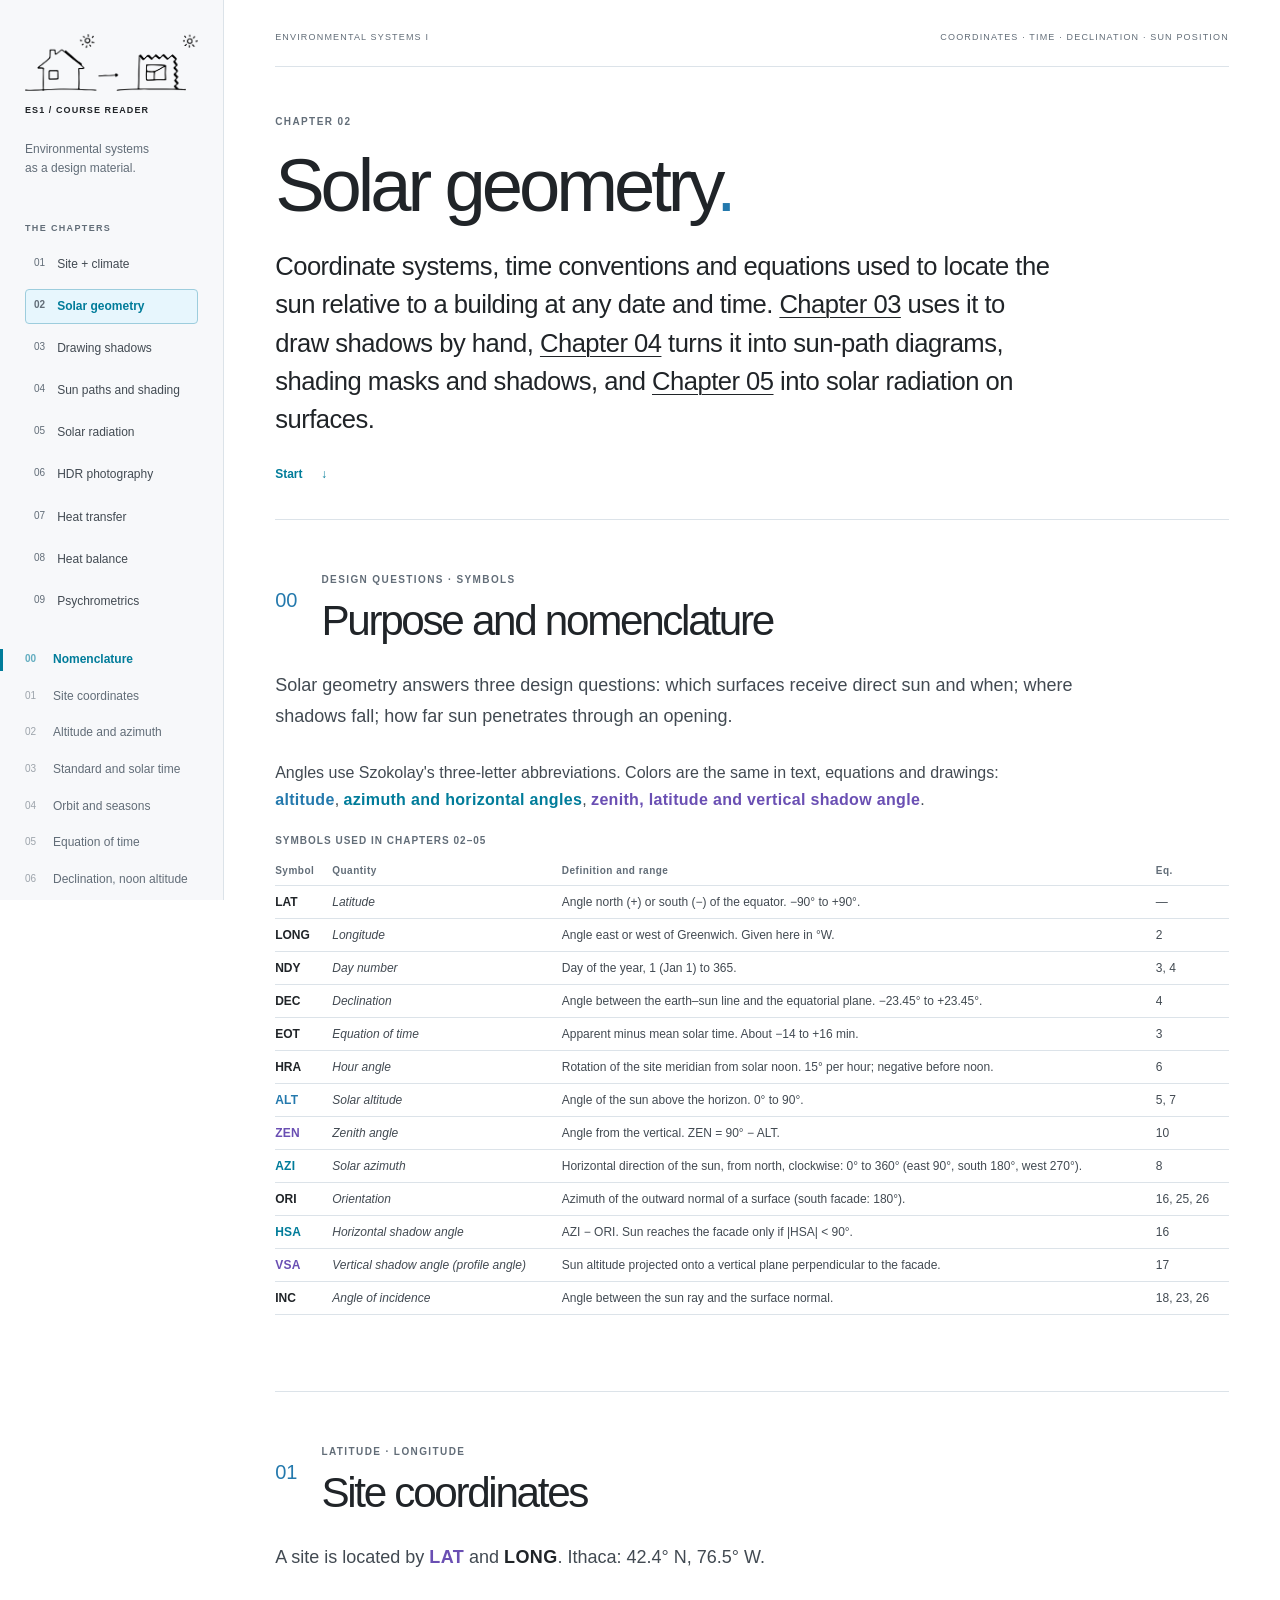
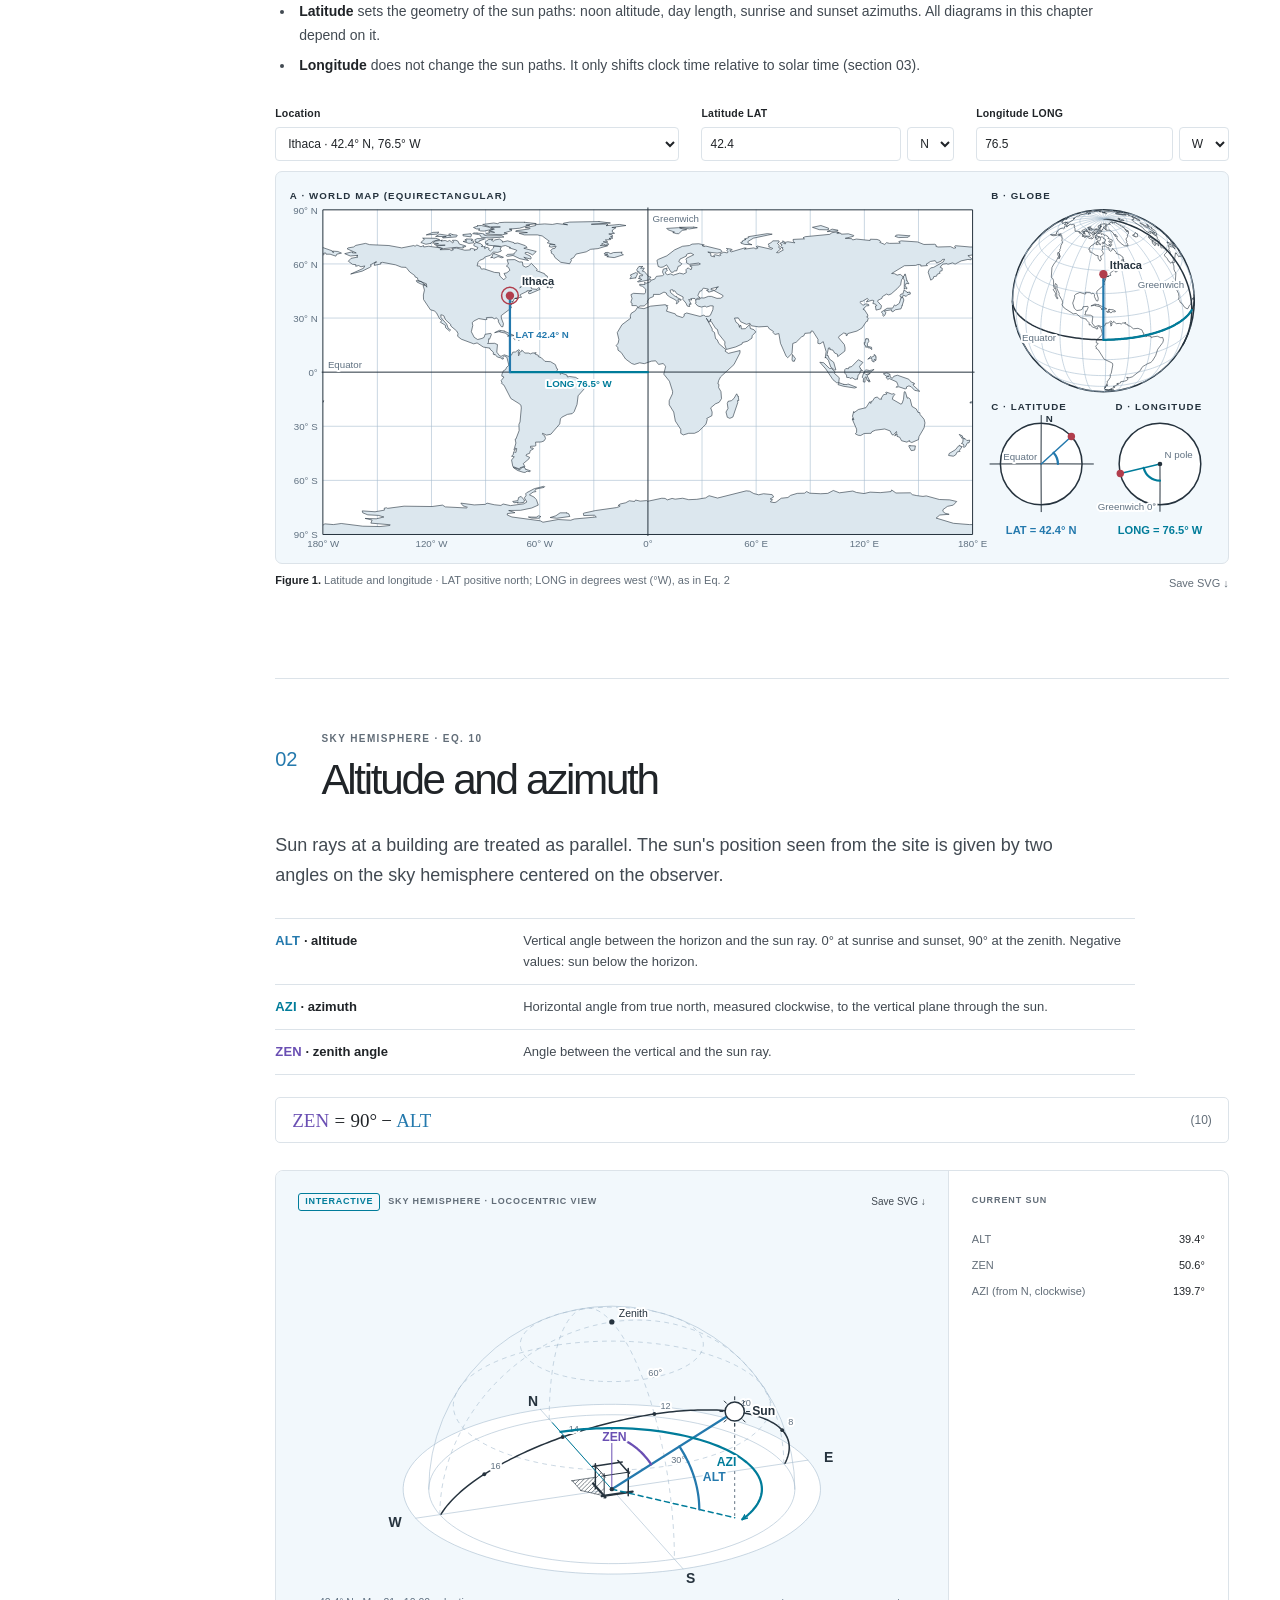
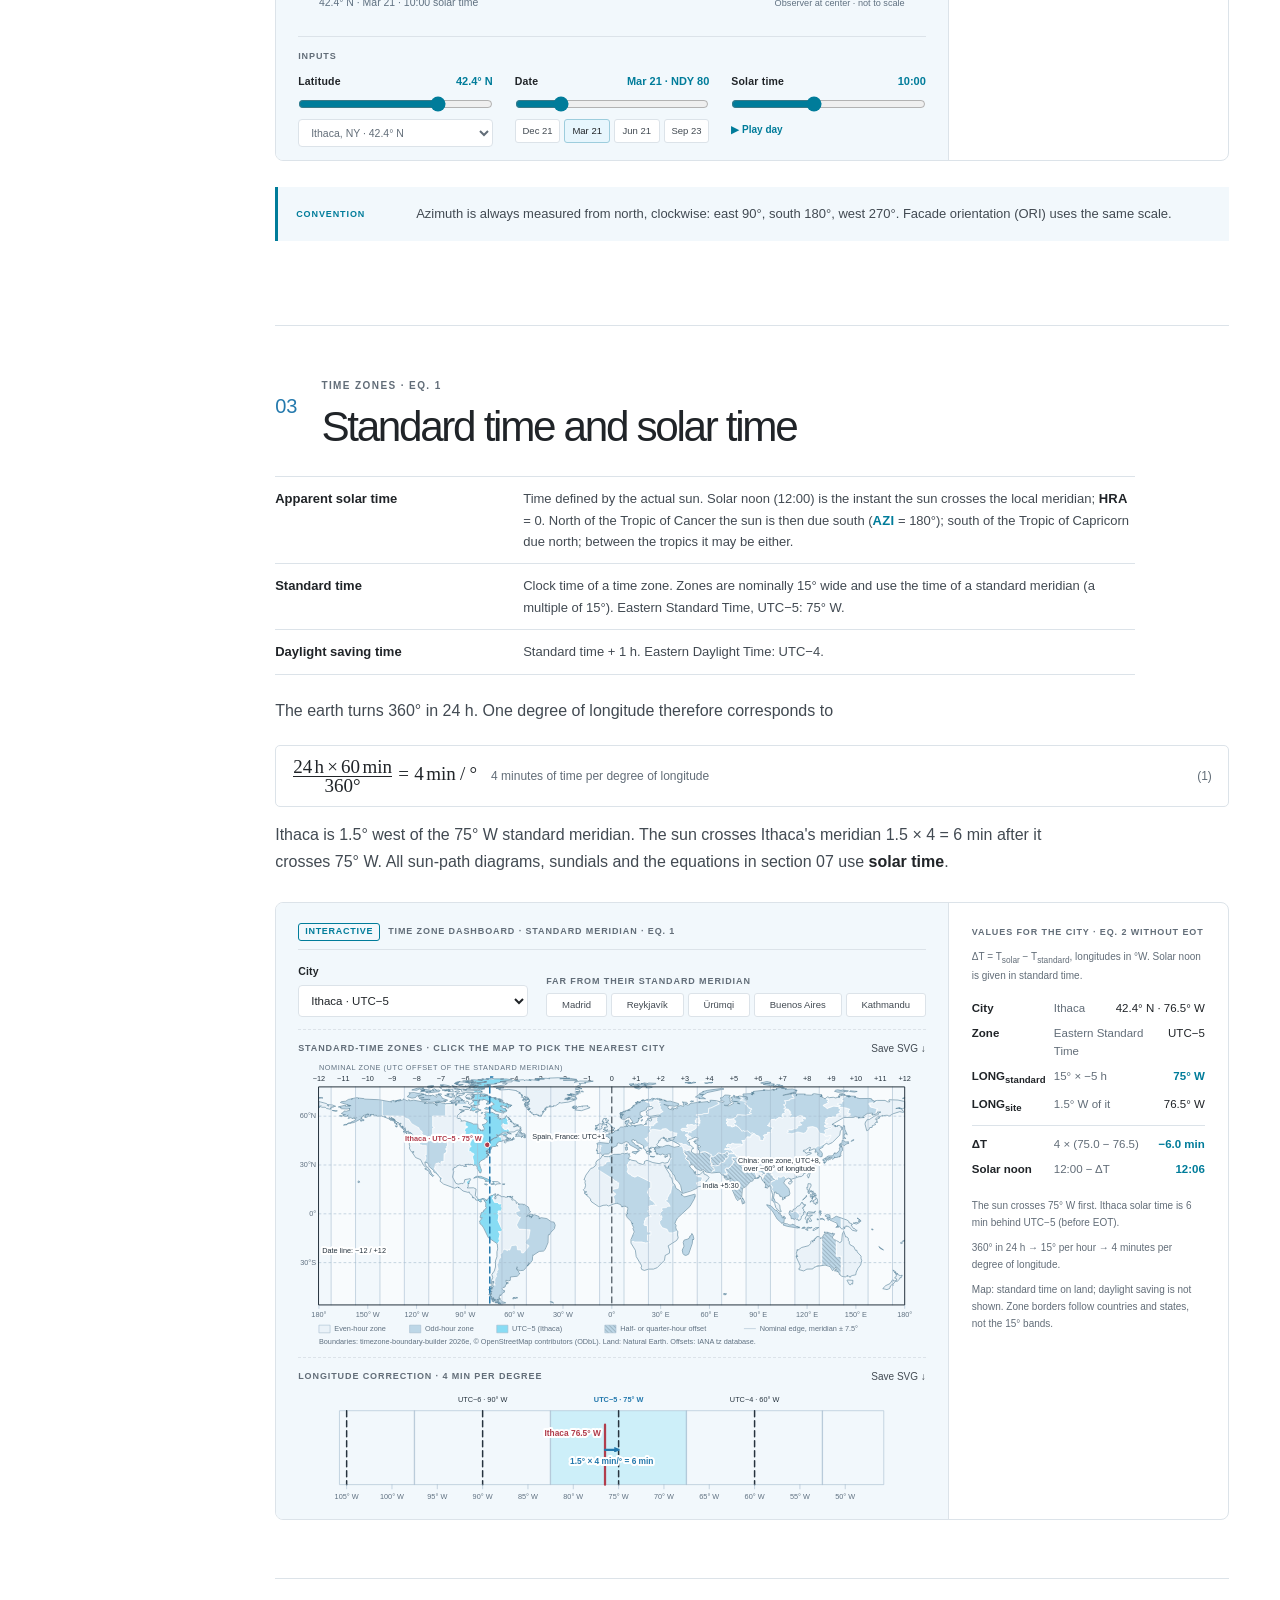
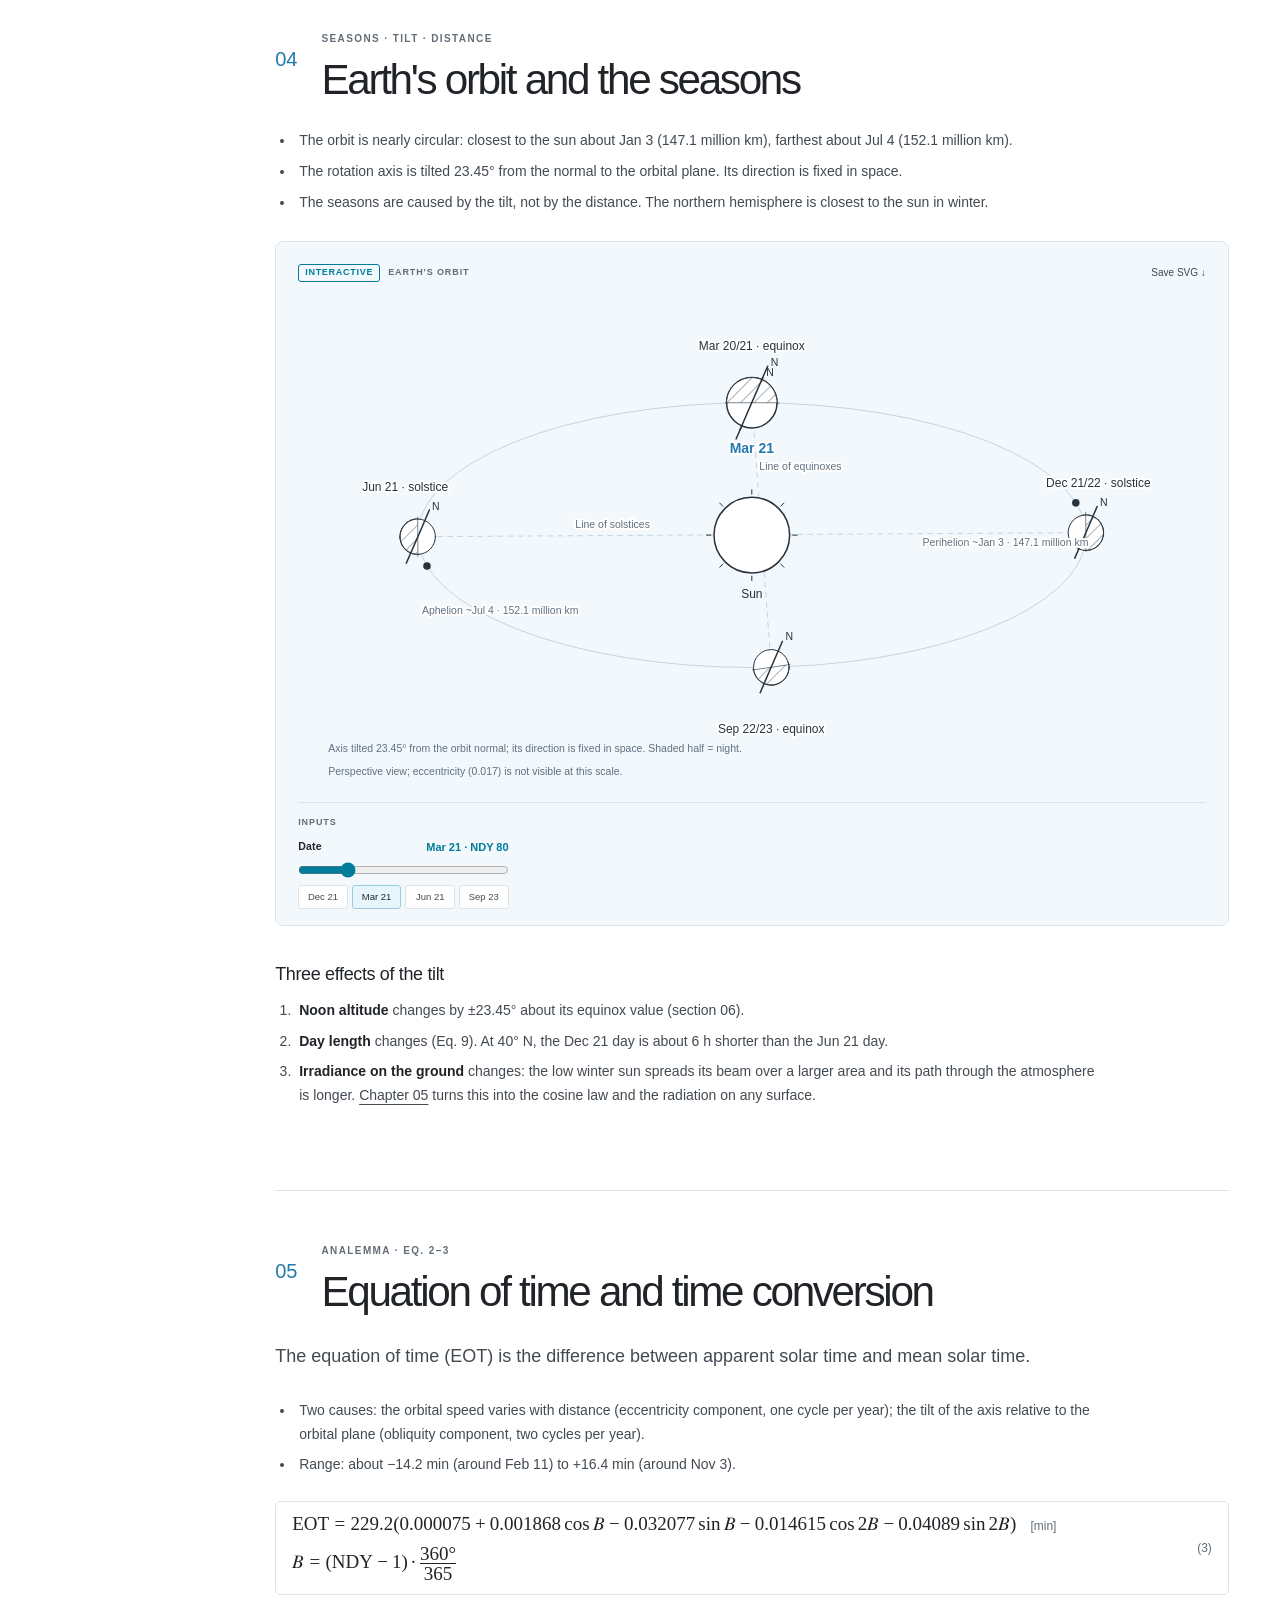
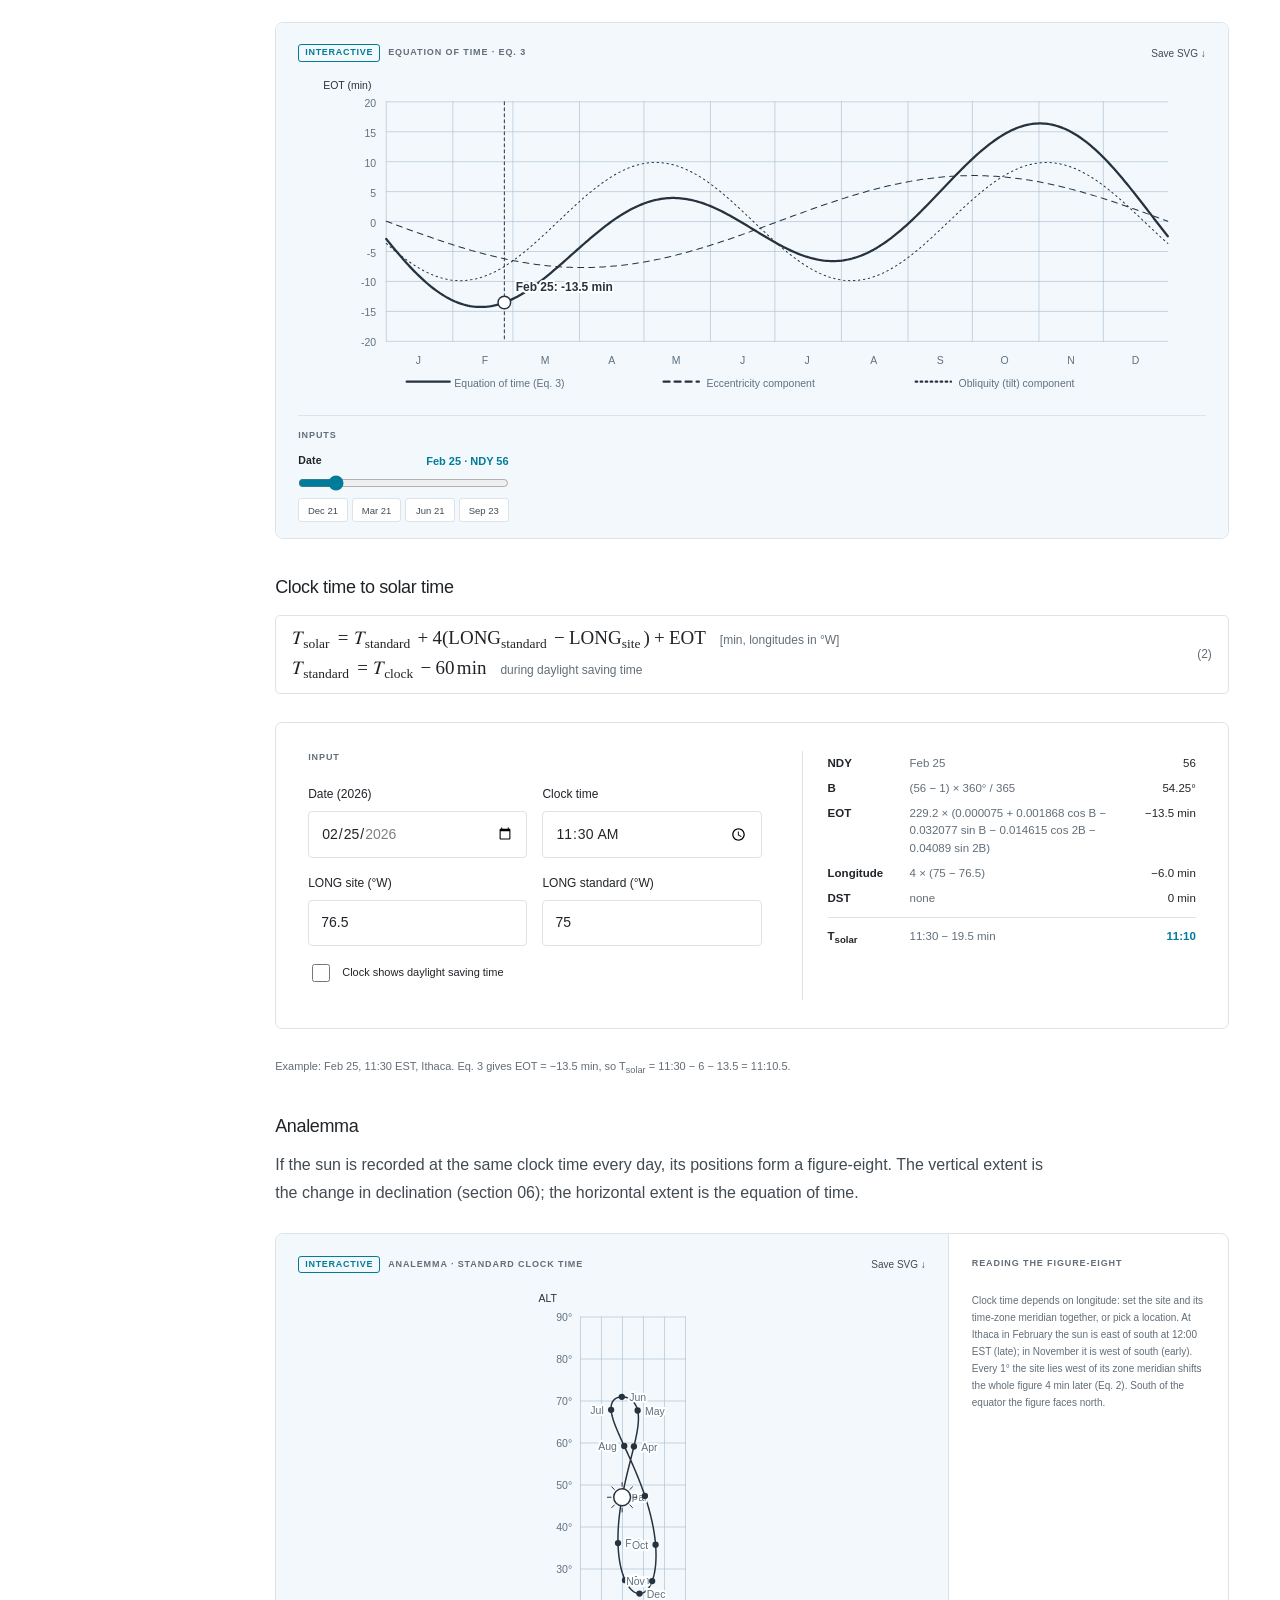
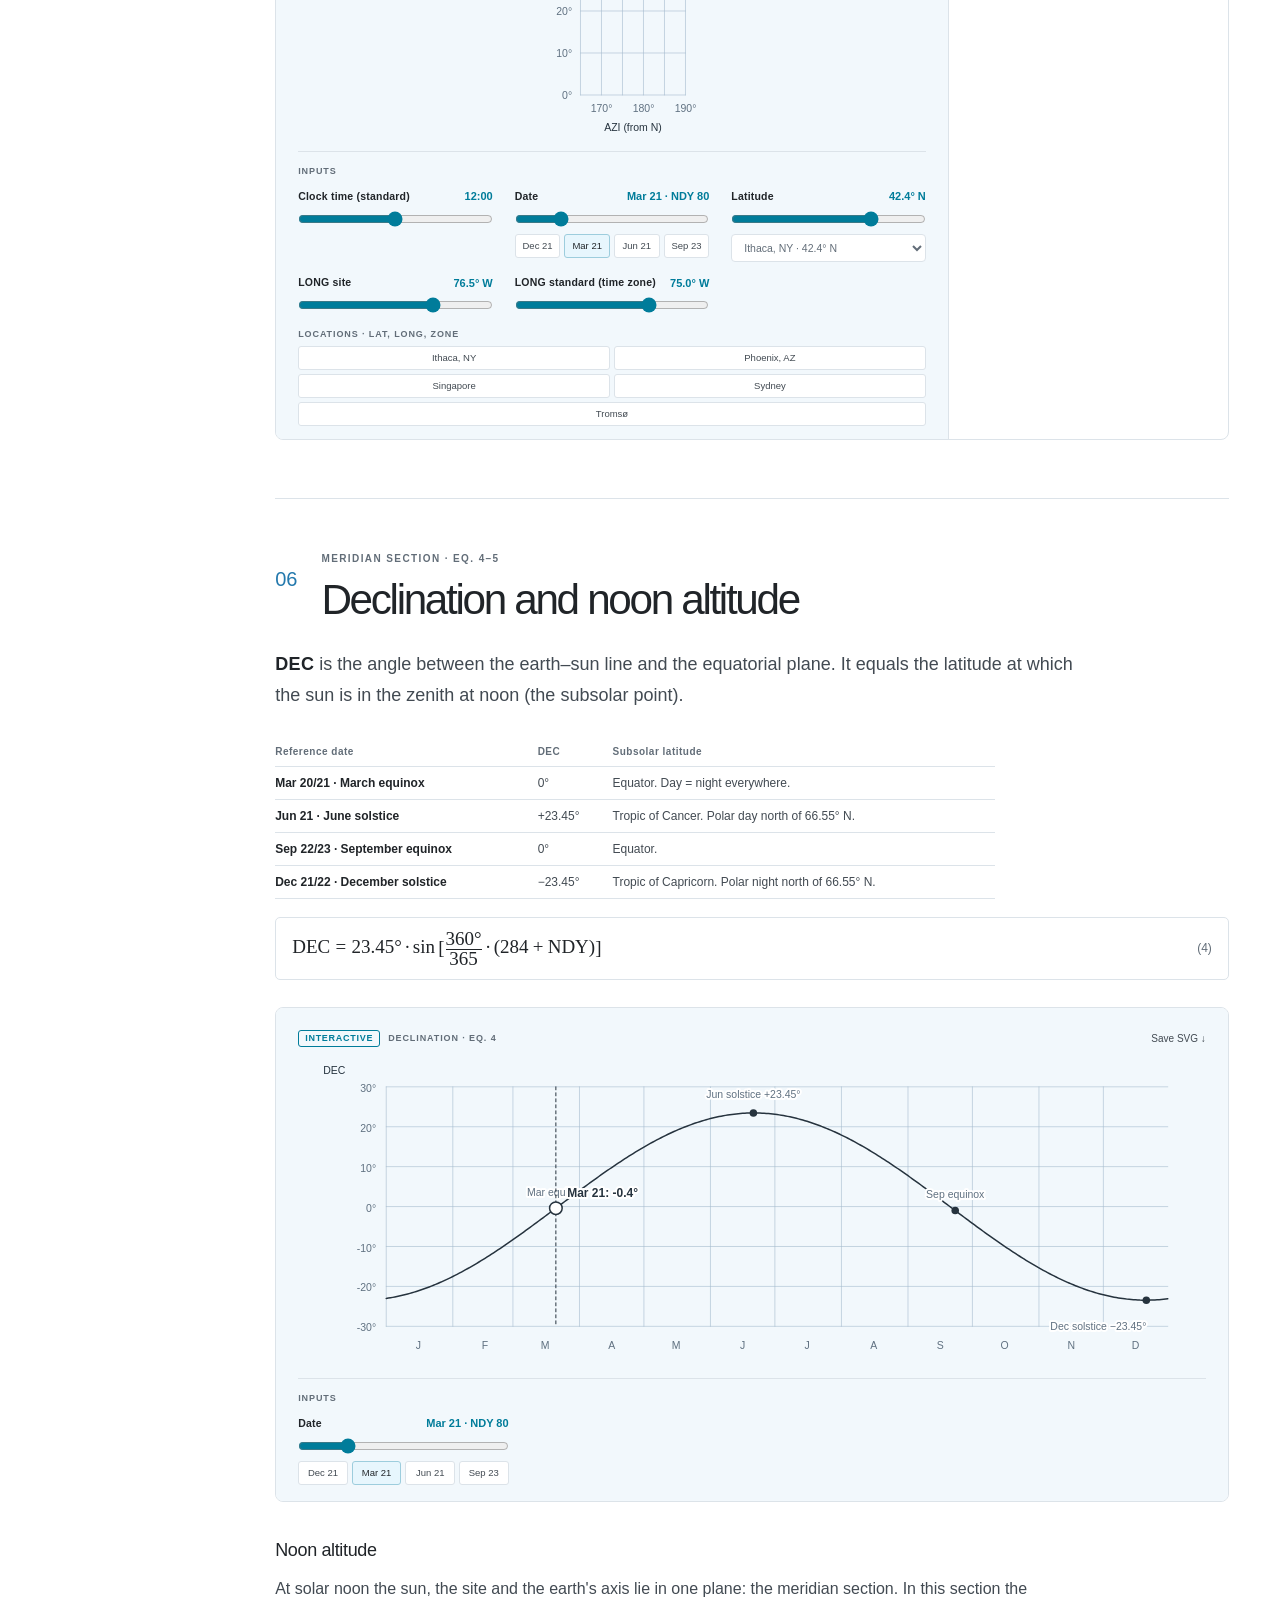
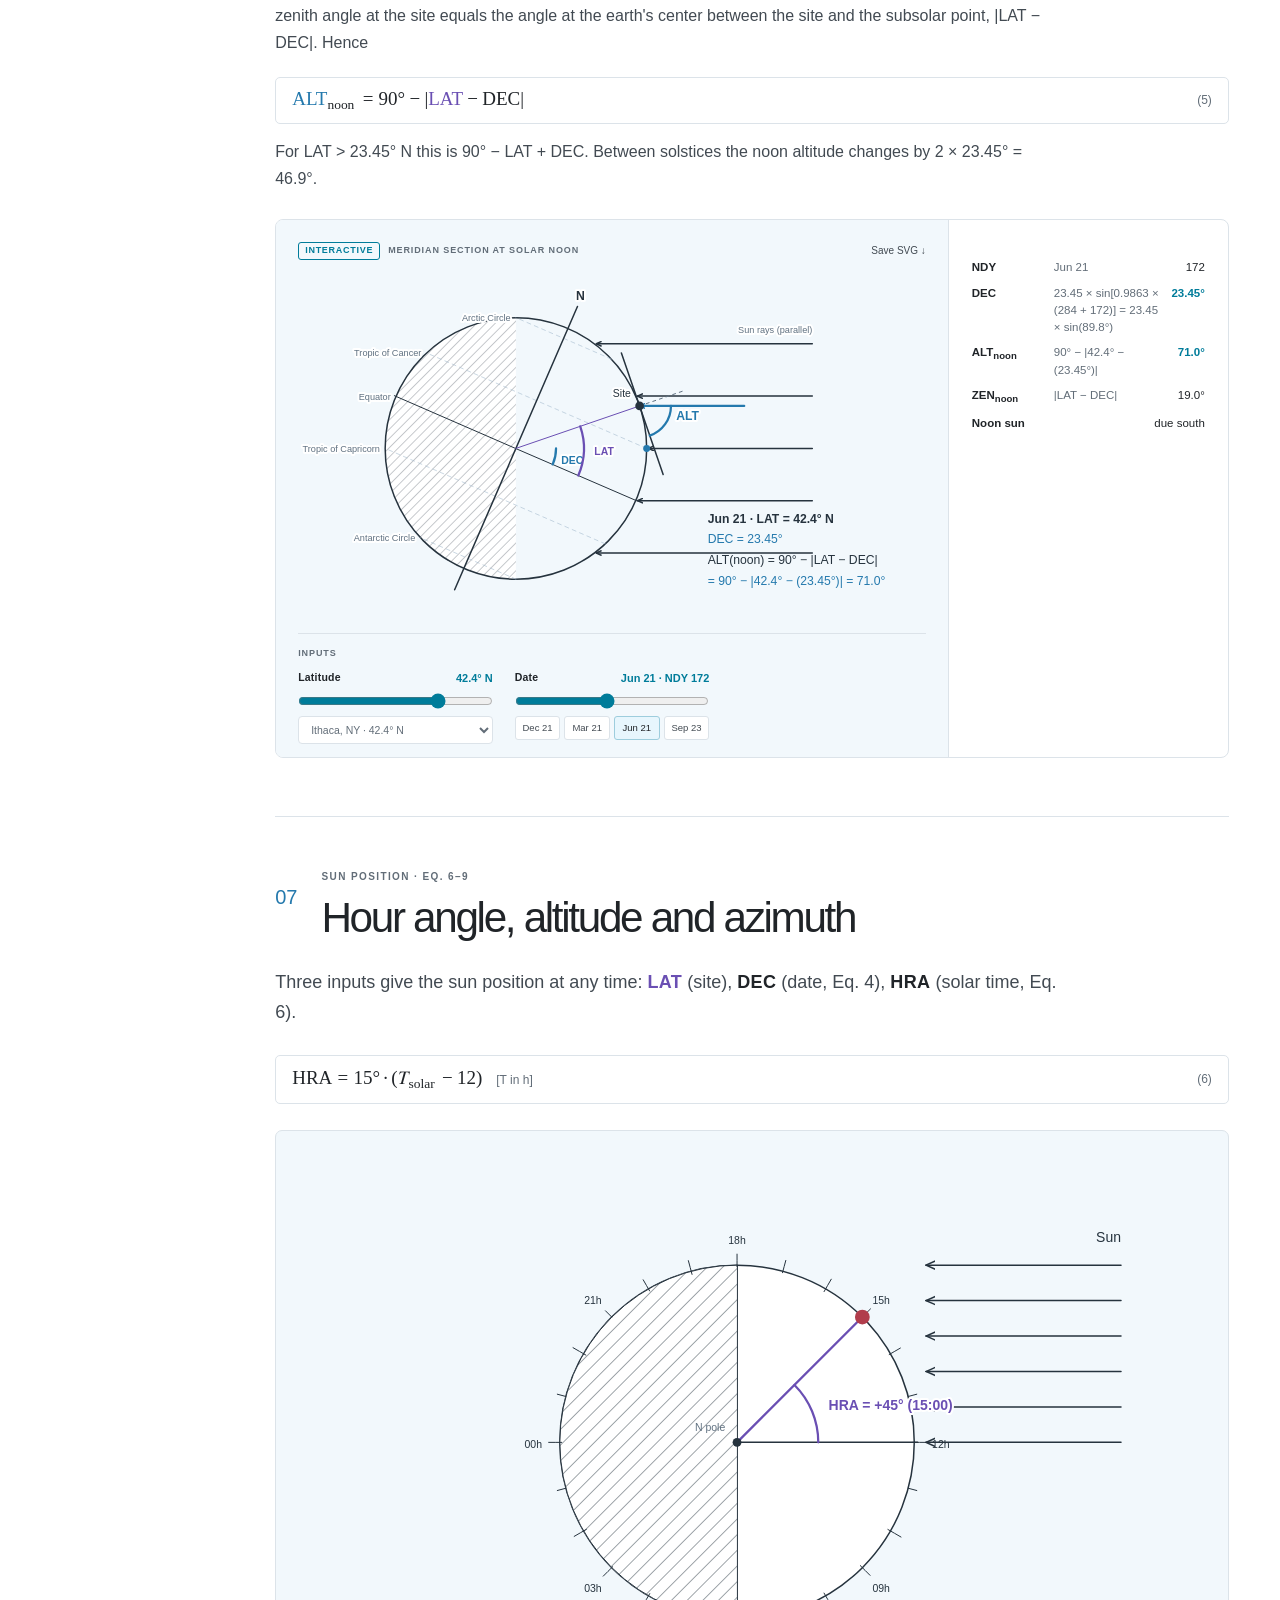
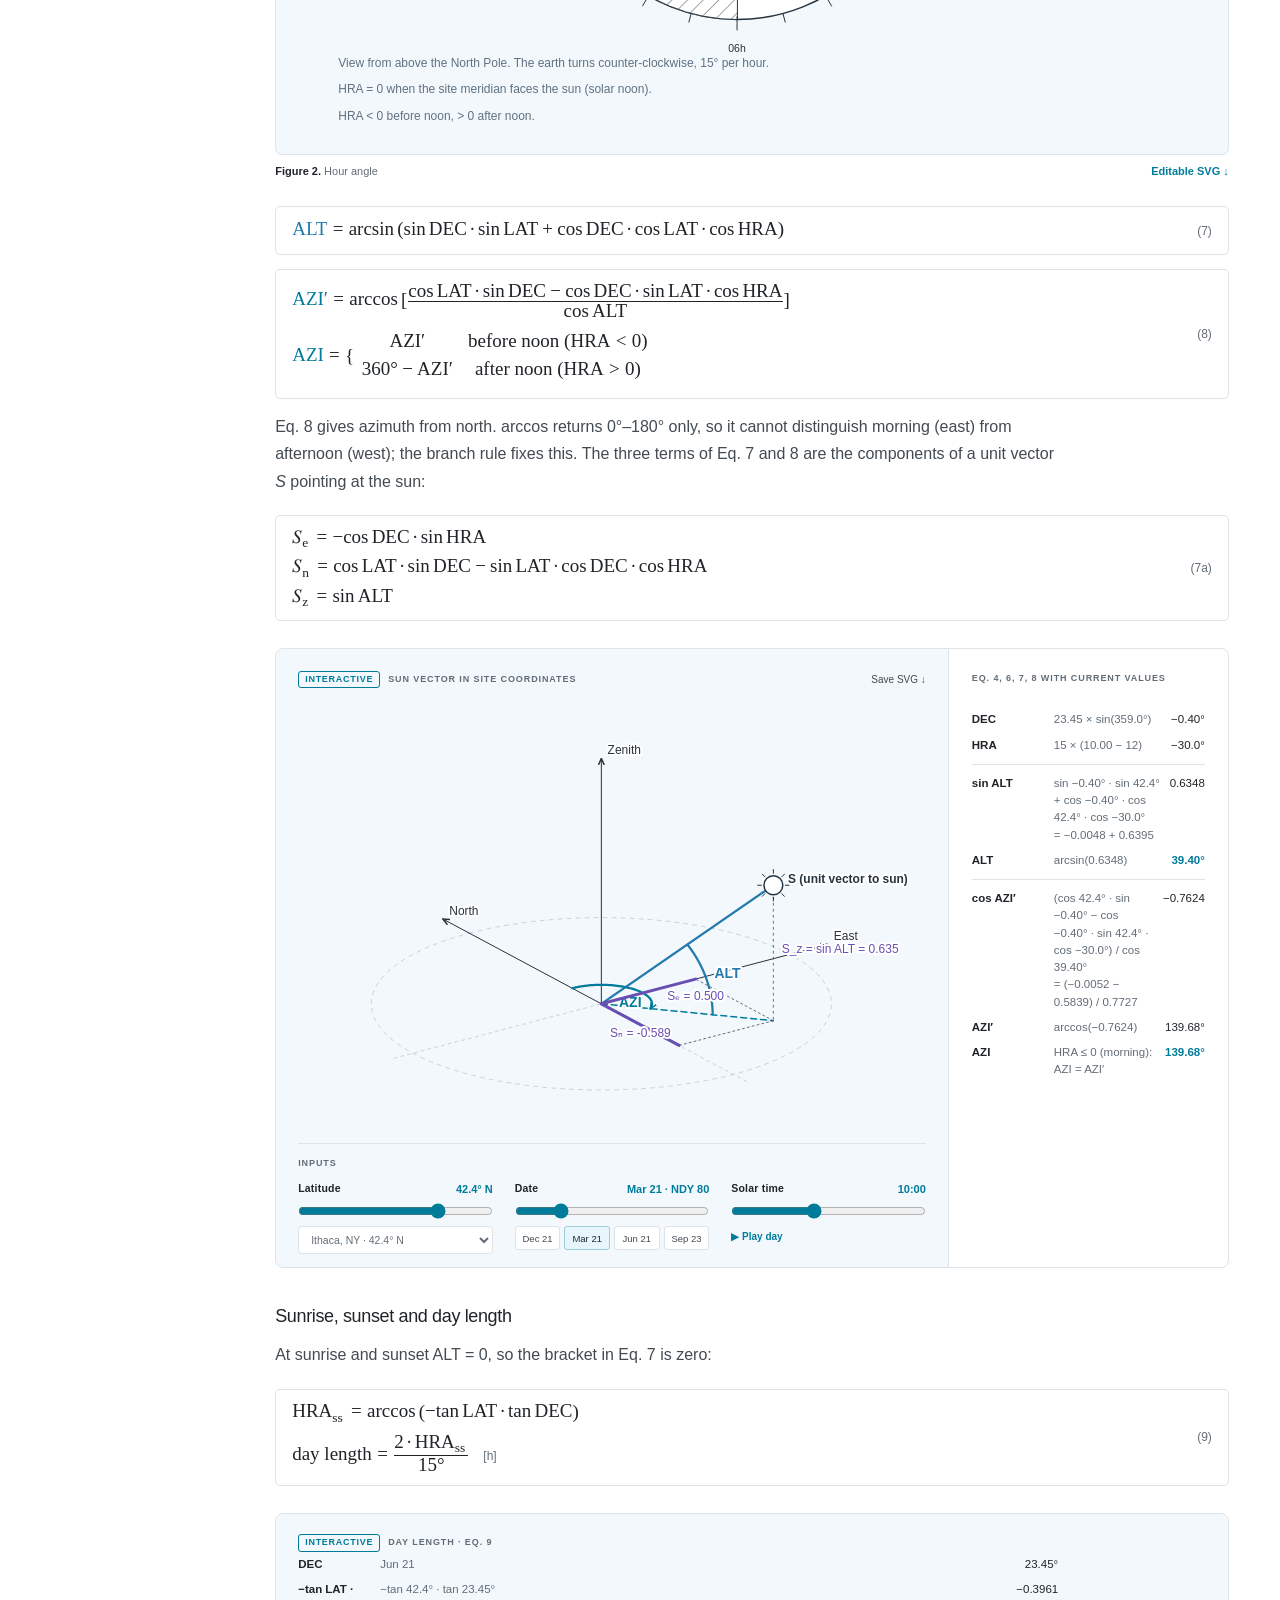
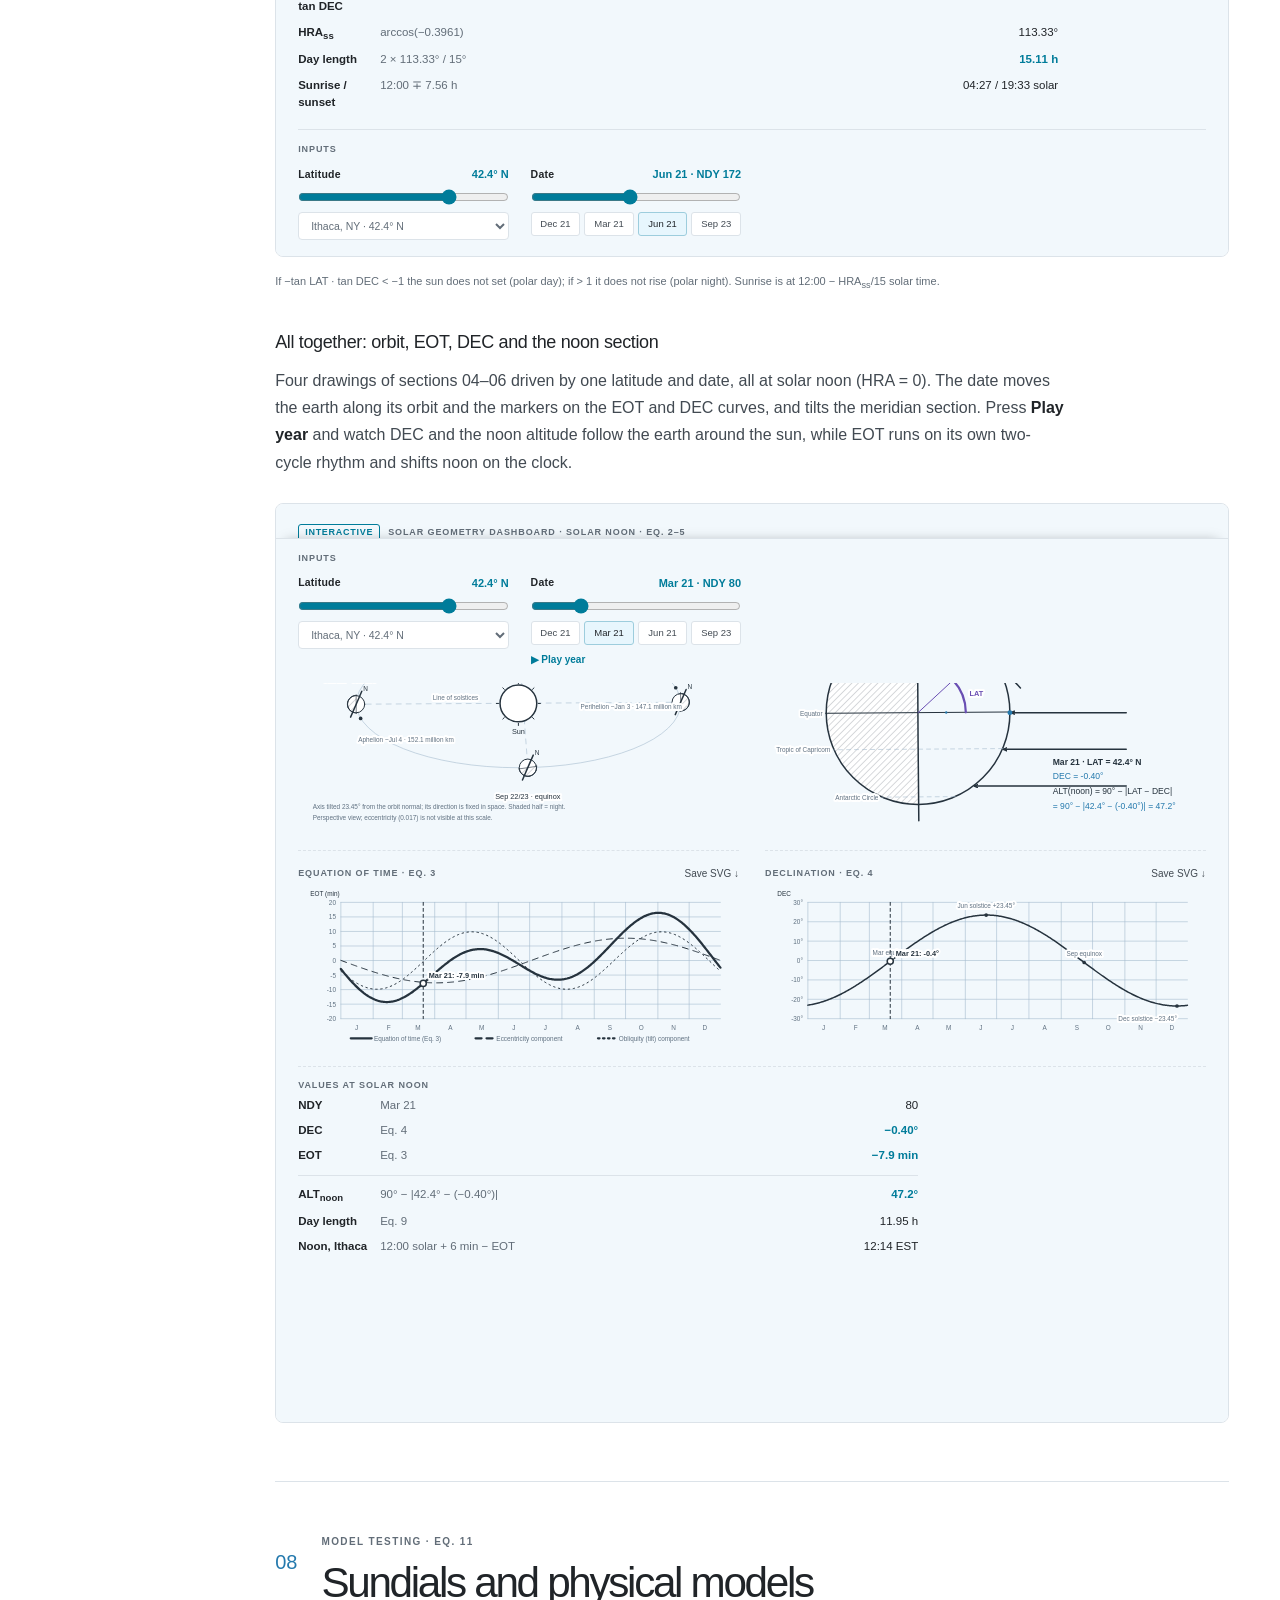
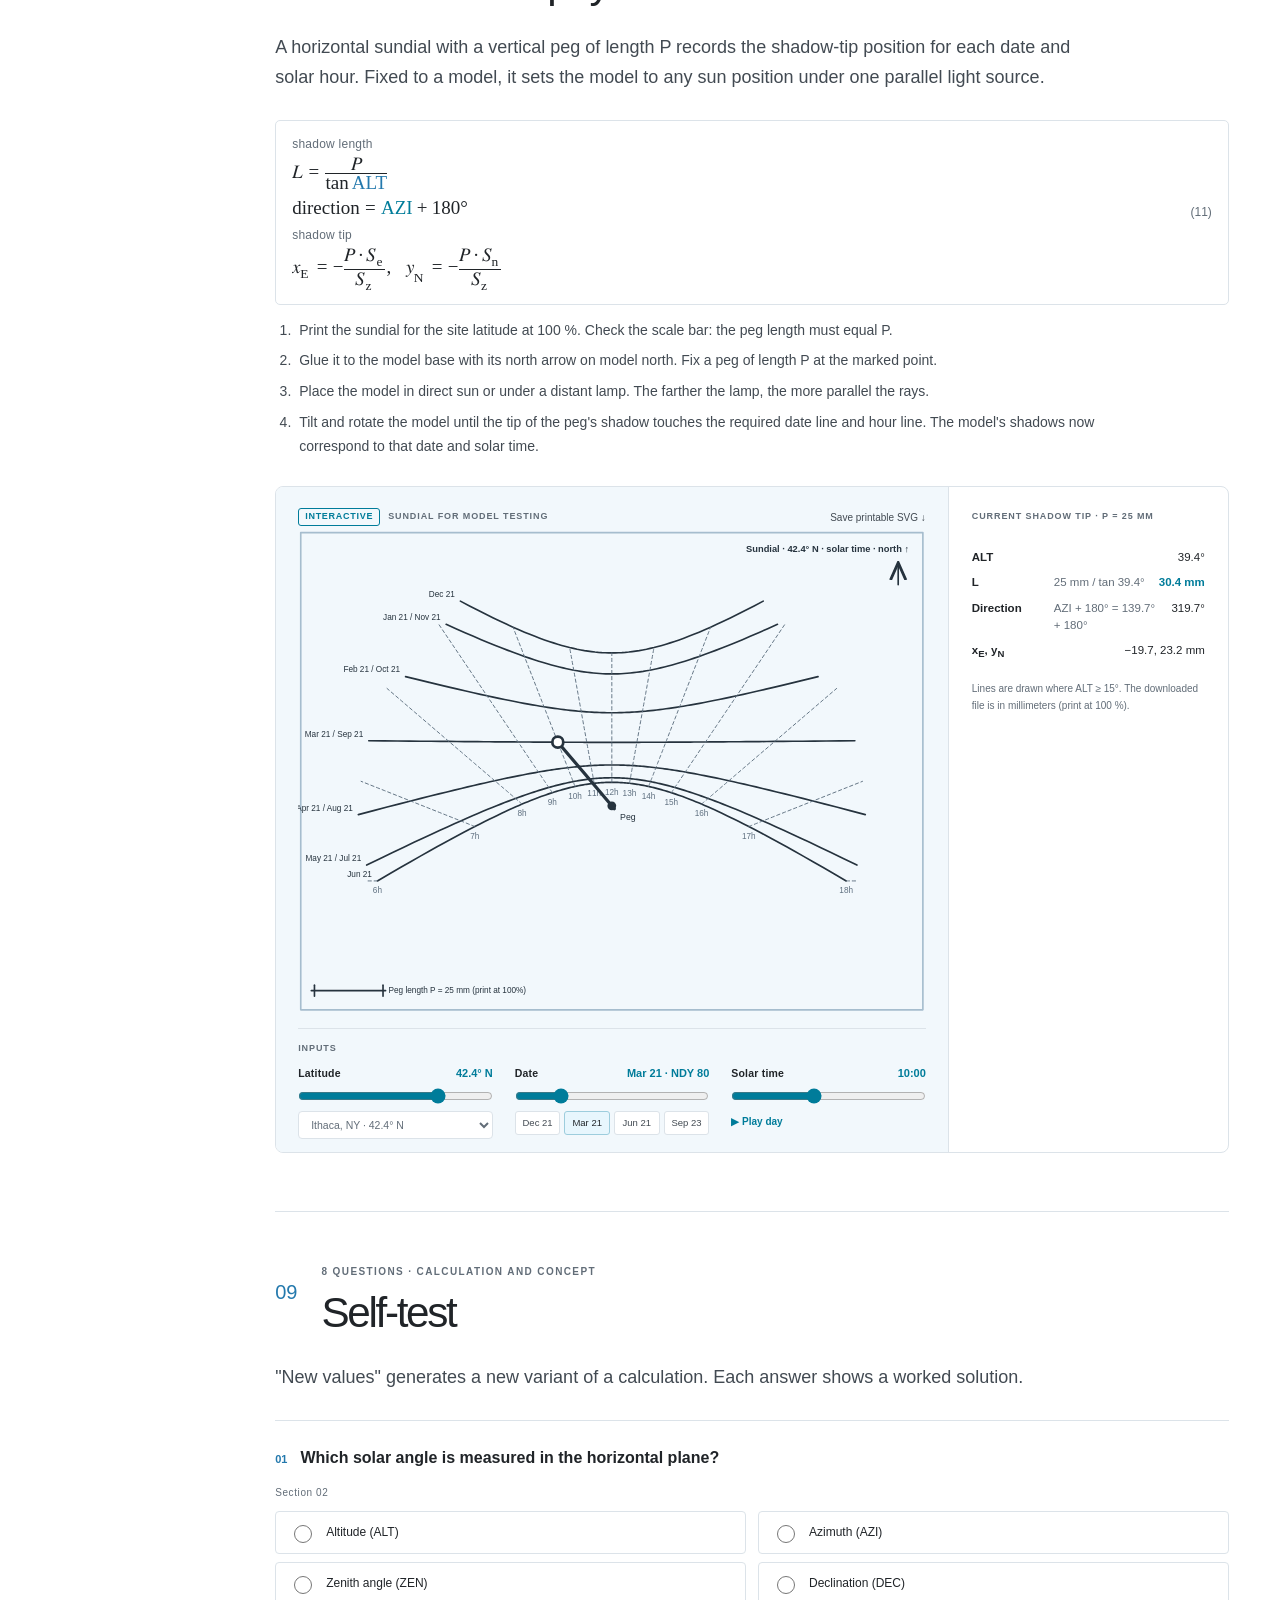
<file: index.html>
<!doctype html>
<!-- Generated from content/solar-geometry/ by the local content build. Edit the Markdown source. -->
<html lang="en">
<head>
  <meta charset="utf-8">
  <meta name="viewport" content="width=device-width, initial-scale=1">
  <meta name="description" content="ES1 course reader, Chapter 02: solar geometry. Coordinates, solar time, equation of time, declination, hour angle, altitude and azimuth, day length and sundials.">
  <meta name="author" content="Timur Dogan">
  <meta name="theme-color" content="#ffffff">
  <title>Solar geometry · ES1 Course Reader</title>
  <link rel="icon" href="./assets/course-logo.png" type="image/png">
  <script src="./src/theme.js"></script>
  <link rel="stylesheet" href="./styles.css">
  <link rel="stylesheet" href="./theme.css">
  <link rel="stylesheet" href="./solar.css">
  <script defer src="./assets/reader.bundle.js"></script>
</head>
<body>
<a class="skip-link" href="#main">Skip to chapter</a>
<div class="mobile-bar"><a href="#top" class="wordmark"><img class="course-logo" src="./assets/course-logo.png" alt="ES1" width="372" height="123"><span>Course reader</span></a><div class="mobile-actions"><button type="button" class="theme-toggle" data-theme-toggle aria-label="Switch to dark mode" aria-pressed="false"><svg viewBox="0 0 24 24" fill="none" stroke="currentColor" stroke-width="1.6" aria-hidden="true"><circle cx="12" cy="12" r="8"/><path d="M12 4a8 8 0 0 1 0 16Z" fill="currentColor" stroke="none"/></svg></button><button id="menu-toggle" aria-expanded="false" aria-controls="sidebar">Contents <span aria-hidden="true">☰</span></button></div></div>
<aside class="sidebar" id="sidebar" aria-label="Chapter navigation">
  <a class="brand" href="#top"><img class="course-logo" src="./assets/course-logo.png" alt="ES1" width="372" height="123"><span class="brand-sub">ES1 / COURSE READER</span></a>
  <p class="sidebar-intro">Environmental systems<br>as a design material.</p>
  <div class="chapter-label">THE CHAPTERS</div><div class="course-chapters"><a href="./site-climate.html"><span>01</span>Site + climate</a><a href="./index.html" aria-current="page"><span>02</span>Solar geometry</a><a href="./shadow-drawing.html"><span>03</span>Drawing shadows</a><a href="./sun-paths-shading.html"><span>04</span>Sun paths and shading</a><a href="./solar-radiation.html"><span>05</span>Solar radiation</a><a href="./hdr-photography.html"><span>06</span>HDR photography</a><a href="./heat-transfer.html"><span>07</span>Heat transfer</a><a href="./heat-balance.html"><span>08</span>Heat balance</a><a href="./psychrometrics.html"><span>09</span>Psychrometrics</a></div>
  <nav aria-label="On this page">
<a href="#nomenclature" class="active"><span>00</span>Nomenclature</a>
<a href="#coordinates"><span>01</span>Site coordinates</a>
<a href="#position"><span>02</span>Altitude and azimuth</a>
<a href="#time"><span>03</span>Standard and solar time</a>
<a href="#orbit"><span>04</span>Orbit and seasons</a>
<a href="#eot"><span>05</span>Equation of time</a>
<a href="#declination"><span>06</span>Declination, noon altitude</a>
<a href="#altaz"><span>07</span>Hour angle, ALT, AZI</a>
<a href="#sundial"><span>08</span>Sundials and models</a>
<a href="#quiz"><span>09</span>Self-test</a>
</nav>
  <div class="sidebar-bottom"><button type="button" class="theme-toggle" data-theme-toggle aria-label="Switch to dark mode" aria-pressed="false"><span data-theme-label>Dark mode</span><svg viewBox="0 0 24 24" fill="none" stroke="currentColor" stroke-width="1.6" aria-hidden="true"><circle cx="12" cy="12" r="8"/><path d="M12 4a8 8 0 0 1 0 16Z" fill="currentColor" stroke="none"/></svg></button><div class="reading-label"><span>Reading position</span><span id="progress-number">0%</span></div><div class="progress-track"><div id="reading-progress"></div></div><a href="#figures">Figure files (SVG) <span aria-hidden="true">↗</span></a><a href="#author">About the instructor <span aria-hidden="true">↗</span></a><a href="#references">Sources and model notes <span aria-hidden="true">↗</span></a><p>Environmental Systems I<br>Cornell AAP</p></div>
</aside>
<main id="main">
  <header class="hero" id="top">
<div class="topline"><span>ENVIRONMENTAL SYSTEMS I</span><span>COORDINATES · TIME · DECLINATION · SUN POSITION</span></div>
<div class="hero-heading"><div><p class="eyebrow">CHAPTER 02</p><h1>Solar geometry<span class="title-dot">.</span></h1></div></div>
<p class="hero-lead">Coordinate systems, time conventions and equations used to locate the sun relative to a building at any date and time. <a href="./shadow-drawing.html">Chapter 03</a> uses it to draw shadows by hand, <a href="./sun-paths-shading.html">Chapter 04</a> turns it into sun-path diagrams, shading masks and shadows, and <a href="./solar-radiation.html">Chapter 05</a> into solar radiation on surfaces.</p>
<div class="hero-bottom"><a href="#nomenclature" class="text-link">Start <span aria-hidden="true">↓</span></a>

</div>


</header>
  <noscript><p class="notice">Enable JavaScript for the interactive drawings and the self-test.</p></noscript>
    <section id="nomenclature" class="reader-section">
<div class="section-heading"><span class="section-number">00</span><div><p class="eyebrow">DESIGN QUESTIONS · SYMBOLS</p><h2>Purpose and nomenclature</h2></div></div>
<p class="section-lead">Solar geometry answers three design questions: which surfaces receive direct sun and when; where shadows fall; how far sun penetrates through an opening.</p>
<p class="measure">Angles use Szokolay&#39;s three-letter abbreviations. Colors are the same in text, equations and drawings: <b class="sym alt">altitude</b>, <b class="sym azi">azimuth and horizontal angles</b>, <b class="sym third">zenith, latitude and vertical shadow angle</b>.</p>
<div class="table-wrap"><table class="nomenclature"><caption>Symbols used in Chapters 02–05</caption><thead><tr><th scope="col">Symbol</th><th scope="col">Quantity</th><th scope="col">Definition and range</th><th scope="col">Eq.</th></tr></thead><tbody>
<tr><th scope="row">LAT</th><td>Latitude</td><td>Angle north (+) or south (−) of the equator. −90° to +90°.</td><td>—</td></tr>
<tr><th scope="row">LONG</th><td>Longitude</td><td>Angle east or west of Greenwich. Given here in °W.</td><td>2</td></tr>
<tr><th scope="row">NDY</th><td>Day number</td><td>Day of the year, 1 (Jan 1) to 365.</td><td>3, 4</td></tr>
<tr><th scope="row">DEC</th><td>Declination</td><td>Angle between the earth–sun line and the equatorial plane. −23.45° to +23.45°.</td><td>4</td></tr>
<tr><th scope="row">EOT</th><td>Equation of time</td><td>Apparent minus mean solar time. About −14 to +16 min.</td><td>3</td></tr>
<tr><th scope="row">HRA</th><td>Hour angle</td><td>Rotation of the site meridian from solar noon. 15° per hour; negative before noon.</td><td>6</td></tr>
<tr><th scope="row"><b class="sym alt">ALT</b></th><td>Solar altitude</td><td>Angle of the sun above the horizon. 0° to 90°.</td><td>5, 7</td></tr>
<tr><th scope="row"><b class="sym third">ZEN</b></th><td>Zenith angle</td><td>Angle from the vertical. ZEN = 90° − ALT.</td><td>10</td></tr>
<tr><th scope="row"><b class="sym azi">AZI</b></th><td>Solar azimuth</td><td>Horizontal direction of the sun, from north, clockwise: 0° to 360° (east 90°, south 180°, west 270°).</td><td>8</td></tr>
<tr><th scope="row">ORI</th><td>Orientation</td><td>Azimuth of the outward normal of a surface (south facade: 180°).</td><td>16, 25, 26</td></tr>
<tr><th scope="row"><b class="sym azi">HSA</b></th><td>Horizontal shadow angle</td><td>AZI − ORI. Sun reaches the facade only if |HSA| &lt; 90°.</td><td>16</td></tr>
<tr><th scope="row"><b class="sym third">VSA</b></th><td>Vertical shadow angle (profile angle)</td><td>Sun altitude projected onto a vertical plane perpendicular to the facade.</td><td>17</td></tr>
<tr><th scope="row">INC</th><td>Angle of incidence</td><td>Angle between the sun ray and the surface normal.</td><td>18, 23, 26</td></tr>
</tbody></table>

</div>


</section>

<section id="coordinates" class="reader-section">
<div class="section-heading"><span class="section-number">01</span><div><p class="eyebrow">LATITUDE · LONGITUDE</p><h2>Site coordinates</h2></div></div>
<p class="section-lead">A site is located by <b class="sym third">LAT</b> and <b class="sym">LONG</b>. Ithaca: 42.4° N, 76.5° W.</p>
<ul class="facts">
<li><strong>Latitude</strong> sets the geometry of the sun paths: noon altitude, day length, sunrise and sunset azimuths. All diagrams in this chapter depend on it.</li>
<li><strong>Longitude</strong> does not change the sun paths. It only shifts clock time relative to solar time (section 03).</li>
</ul>
<!-- FIG:coordinates_START -->
<figure class="fig" id="fig-coordinates"><div class="diagram-inputs" id="in-coordinates"></div><div class="fig-plate"><svg xmlns="http://www.w3.org/2000/svg" viewBox="0 0 1000 400" class="diagram coord-fig" role="img" aria-label="Latitude and longitude of Ithaca"><title>Latitude and longitude of Ithaca</title><defs><marker id="coord-arrow-ink" viewBox="0 0 10 10" refX="9" refY="5" markerWidth="7" markerHeight="7" orient="auto-start-reverse" markerUnits="userSpaceOnUse"><path d="M0,1 L9,5 L0,9" fill="none" stroke="light-dark(#26333e, #edf4fa)" stroke-width="1.5"/></marker><marker id="coord-arrow-alt" viewBox="0 0 10 10" refX="9" refY="5" markerWidth="7" markerHeight="7" orient="auto-start-reverse" markerUnits="userSpaceOnUse"><path d="M0,1 L9,5 L0,9" fill="none" stroke="light-dark(#2479ad, #8bcfff)" stroke-width="1.5"/></marker><marker id="coord-arrow-azi" viewBox="0 0 10 10" refX="9" refY="5" markerWidth="7" markerHeight="7" orient="auto-start-reverse" markerUnits="userSpaceOnUse"><path d="M0,1 L9,5 L0,9" fill="none" stroke="light-dark(#007c9a, #6bd8f0)" stroke-width="1.5"/></marker><marker id="coord-arrow-third" viewBox="0 0 10 10" refX="9" refY="5" markerWidth="7" markerHeight="7" orient="auto-start-reverse" markerUnits="userSpaceOnUse"><path d="M0,1 L9,5 L0,9" fill="none" stroke="light-dark(#6a4fb3, #c3b2ff)" stroke-width="1.5"/></marker><marker id="coord-arrow-muted" viewBox="0 0 10 10" refX="9" refY="5" markerWidth="7" markerHeight="7" orient="auto-start-reverse" markerUnits="userSpaceOnUse"><path d="M0,1 L9,5 L0,9" fill="none" stroke="light-dark(#607181, #aabccb)" stroke-width="1.5"/></marker><marker id="coord-arrow-red" viewBox="0 0 10 10" refX="9" refY="5" markerWidth="7" markerHeight="7" orient="auto-start-reverse" markerUnits="userSpaceOnUse"><path d="M0,1 L9,5 L0,9" fill="none" stroke="light-dark(#b13d4c, #ff9daa)" stroke-width="1.5"/></marker><pattern id="coord-hatch-shadow" patternUnits="userSpaceOnUse" width="3.4" height="3.4" patternTransform="rotate(45)"><rect width="3.4" height="3.4" fill="light-dark(#ffffff, #202124)"/><line x1="0" y1="0" x2="0" y2="3.4" stroke="light-dark(#26333e, #edf4fa)" stroke-width="0.6"/></pattern><pattern id="coord-hatch-shade" patternUnits="userSpaceOnUse" width="7.5" height="7.5" patternTransform="rotate(45)"><rect width="7.5" height="7.5" fill="light-dark(#ffffff, #202124)"/><line x1="0" y1="0" x2="0" y2="7.5" stroke="light-dark(#26333e, #edf4fa)" stroke-width="0.6"/></pattern><pattern id="coord-hatch-screen" patternUnits="userSpaceOnUse" width="4.2" height="4.2" patternTransform="rotate(135)"><line x1="0" y1="0" x2="0" y2="4.2" stroke="light-dark(#26333e, #edf4fa)" stroke-width="0.6"/></pattern></defs><g font-family="Helvetica Neue, Helvetica, Arial, sans-serif"><g id="coord-map"><text x="2" y="18" font-size="10.5" style="--fs:10.5" fill="light-dark(#26333e, #edf4fa)" font-weight="700" letter-spacing="1.2">A · WORLD MAP (EQUIRECTANGULAR)</text><rect x="38" y="30" width="700" height="350" fill="light-dark(#ffffff, #202124)" stroke="none"/><line x1="96.33" y1="30" x2="96.33" y2="380" stroke="light-dark(#a6bdce, #6b879b)" stroke-width="0.6" stroke-linecap="round" stroke-linejoin="round"/><line x1="154.67" y1="30" x2="154.67" y2="380" stroke="light-dark(#a6bdce, #6b879b)" stroke-width="0.6" stroke-linecap="round" stroke-linejoin="round"/><line x1="213" y1="30" x2="213" y2="380" stroke="light-dark(#a6bdce, #6b879b)" stroke-width="0.6" stroke-linecap="round" stroke-linejoin="round"/><line x1="271.33" y1="30" x2="271.33" y2="380" stroke="light-dark(#a6bdce, #6b879b)" stroke-width="0.6" stroke-linecap="round" stroke-linejoin="round"/><line x1="329.67" y1="30" x2="329.67" y2="380" stroke="light-dark(#a6bdce, #6b879b)" stroke-width="0.6" stroke-linecap="round" stroke-linejoin="round"/><line x1="446.33" y1="30" x2="446.33" y2="380" stroke="light-dark(#a6bdce, #6b879b)" stroke-width="0.6" stroke-linecap="round" stroke-linejoin="round"/><line x1="504.67" y1="30" x2="504.67" y2="380" stroke="light-dark(#a6bdce, #6b879b)" stroke-width="0.6" stroke-linecap="round" stroke-linejoin="round"/><line x1="563" y1="30" x2="563" y2="380" stroke="light-dark(#a6bdce, #6b879b)" stroke-width="0.6" stroke-linecap="round" stroke-linejoin="round"/><line x1="621.33" y1="30" x2="621.33" y2="380" stroke="light-dark(#a6bdce, #6b879b)" stroke-width="0.6" stroke-linecap="round" stroke-linejoin="round"/><line x1="679.67" y1="30" x2="679.67" y2="380" stroke="light-dark(#a6bdce, #6b879b)" stroke-width="0.6" stroke-linecap="round" stroke-linejoin="round"/><line x1="38" y1="321.67" x2="738" y2="321.67" stroke="light-dark(#a6bdce, #6b879b)" stroke-width="0.6" stroke-linecap="round" stroke-linejoin="round"/><line x1="38" y1="263.33" x2="738" y2="263.33" stroke="light-dark(#a6bdce, #6b879b)" stroke-width="0.6" stroke-linecap="round" stroke-linejoin="round"/><line x1="38" y1="146.67" x2="738" y2="146.67" stroke="light-dark(#a6bdce, #6b879b)" stroke-width="0.6" stroke-linecap="round" stroke-linejoin="round"/><line x1="38" y1="88.33" x2="738" y2="88.33" stroke="light-dark(#a6bdce, #6b879b)" stroke-width="0.6" stroke-linecap="round" stroke-linejoin="round"/><path d="M272.11,360.56 L270.94,362.5 L262.58,362.31 L259.08,361.14 L267.64,361.33 L270.17,359.78 Z M300.11,356.67 L302.64,357.64 L303.81,360.56 L289.81,362.5 L282.61,361.72 L288.83,359.78 L293.31,356.67 Z M254.81,343.06 L254.22,345.39 L249.75,345.97 L247.22,345.97 L248.19,345.19 L243.72,345.78 L242.17,344.42 L247.81,343.44 L248.58,340.14 L251.31,338.97 Z M38,369.69 L39.75,368.53 L48.89,369.31 L57.44,368.14 L80.58,371.06 L99.25,371.44 L109.75,370.28 L110.14,369.5 L89.33,367.75 L90.69,364.44 L83.11,362.69 L95.17,363.08 L103.33,361.14 L97.31,359.39 L86.03,358.81 L80.58,356.67 L80,354.53 L93.81,355.5 L103.92,353.75 L103.72,351.61 L106.25,351.22 L107.42,351.81 L125.11,349.47 L155.25,349.86 L166.53,348.31 L169.64,350.25 L192.39,351.42 L193.36,350.64 L188.69,349.08 L186.36,346.17 L200.75,348.11 L212.81,347.53 L214.56,346.17 L222.33,347.92 L229.53,348.69 L231.86,347.14 L239.83,348.89 L254.03,346.94 L257.53,345 L254.81,340.53 L256.56,338.19 L256.36,335.86 L257.14,335.08 L265.5,330.61 L275.61,328.08 L276.78,328.47 L276,329.25 L267.44,331 L266.28,332.36 L267.25,333.72 L264.14,334.31 L260.25,337.22 L265.11,339.56 L267.83,342.47 L269.78,348.31 L262.78,351.42 L250.72,353.94 L237.89,354.14 L244.69,356.47 L236.53,357.44 L236.33,359 L241.39,361.14 L271.92,365.22 L274.83,366.78 L291.17,363.86 L304.78,364.64 L308.67,363.28 L332.39,361.14 L330.25,359.19 L318.78,359.58 L318.39,357.25 L319.36,356.86 L331.81,354.14 L353.97,351.03 L357.47,349.86 L358.06,349.08 L355.92,348.69 L358.06,347.14 L364.08,345.78 L367.97,343.64 L373.61,344.42 L374.58,342.86 L379.64,344.03 L386.64,343.44 L387.61,344.22 L402.97,340.92 L406.47,341.11 L409,342.67 L414.06,341.11 L417.36,341.89 L425.53,340.92 L431.94,342.47 L440.69,342.08 L450.22,340.53 L453.92,338.19 L463.06,340.72 L493.97,332.94 L497.67,333.33 L502.14,335.86 L507.39,337.22 L512.64,336.06 L521.97,337.03 L523.53,339.56 L519.83,341.69 L522.36,342.47 L520.03,344.81 L523.92,345.58 L526.06,345.19 L531.69,340.92 L538.89,340.14 L541.81,337.81 L549,335.67 L556.78,335.47 L559.11,333.72 L562.42,335.47 L574.28,336.06 L581.86,335.67 L587.89,332.56 L594.5,335.08 L608.89,333.14 L612.78,334.69 L620.94,335.86 L627.56,334.31 L638.44,334.89 L650.11,333.72 L650.69,331.97 L655.36,335.28 L670.92,335.08 L673.06,337.03 L677.33,338 L684.53,338.97 L688.03,338.39 L702.22,342.28 L713.31,342.67 L720.89,344.42 L717.19,348.31 L710.97,349.67 L706.11,353.17 L705.92,354.92 L708.25,357.06 L712.72,358.22 L702.61,359 L698.72,362.31 L717.39,367.94 L734.69,369.31 L738,369.31 L738,380 L38,380 Z M256.17,309.61 L261.42,311.36 L260.64,312.33 L257.72,311.75 L255.58,313.11 L253.44,312.92 L247.42,310.97 L242.75,307.67 L249.75,310.19 L253.25,307.08 L254.61,307.28 Z M670.72,284.33 L676.36,284.53 L675.58,289 L671.89,289.58 L669.36,285.11 L669.36,284.14 Z M724.39,284.53 L726.72,285.31 L723.81,289.39 L724.58,290.36 L721.47,290.94 L719.72,294.25 L717.19,295.61 L712.14,294.83 L712.72,292.69 L719.53,288.61 L722.64,284.72 L724,283.75 Z M727.5,275.39 L728.86,277.33 L729.06,275.97 L731.78,278.69 L735.08,278.31 L734.11,281.22 L732.56,281.03 L730.22,285.31 L728.67,286.08 L727.69,285.31 L728.67,283.75 L728.08,282.58 L725.94,281.81 L727.5,280.44 L727.69,277.72 L723.61,272.08 L726.92,273.64 Z M735.47,238.06 L735.28,237.28 L736.83,236.89 L738,236.89 L738,238.06 Z M38.39,236.11 L38,237.28 L38,236.11 Z M485.42,231.44 L486,235.53 L484.64,235.53 L484.83,237.86 L479.58,253.42 L476.28,254.78 L473.56,253.61 L472.19,247.97 L474.33,244.08 L473.56,238.83 L474.33,236.5 L478.03,235.72 L480.75,233.39 L483.67,228.33 Z M667.22,231.83 L667.81,233.19 L669.17,232.61 L670.72,234.17 L672.67,241.94 L677.33,244.67 L679.08,248.36 L681.03,248.56 L681.42,250.69 L685.69,255.75 L686.67,259.64 L685.69,265.08 L680.25,274.42 L679.67,277.72 L672.47,280.83 L669.75,279.67 L669.94,278.69 L667.22,280.44 L661.39,278.89 L659.44,275.19 L656.53,274.22 L656.72,271.89 L654,273.64 L656.14,270.33 L655.94,268.97 L652.44,272.86 L650.89,272.08 L649.14,268.39 L643.31,266.25 L633.19,267.61 L629.5,269.17 L628.53,270.92 L621.14,271.11 L617.44,273.25 L614.72,273.06 L611.61,271.5 L612.97,269.75 L612.97,266.44 L608.31,255.75 L609.28,256.53 L608.5,254.78 L610.06,256.14 L608.5,252.44 L609.86,247.39 L610.06,248.75 L614.92,245.25 L623.08,243.31 L627.17,236.89 L627.94,238.64 L628.92,238.25 L628.14,237.28 L628.72,236.31 L629.69,236.69 L632.42,232.61 L635.14,231.83 L637.67,233.97 L640,234.17 L639.61,233 L641.94,229.31 L645.83,228.53 L644.28,226.97 L645.44,226.58 L651.08,228.72 L653.42,228.14 L654.39,229.11 L652.44,230.86 L651.47,234.17 L660.61,239.42 L661.97,238.83 L663.53,234.17 L664.31,226.39 L665.08,225.81 L665.67,226.78 Z M599.17,218.22 L602.86,218.42 L603.44,217.64 L612.97,221.33 L610.83,222.11 L598.58,220.17 L592.94,218.42 L594.31,216.47 Z M648.75,207.33 L649.33,210.44 L651.47,211.61 L653.03,209.47 L656.92,208.31 L669.17,212.58 L671.89,215.69 L675,216.86 L675.58,217.83 L673.83,218.03 L674.22,219.39 L681.03,225.61 L675.58,224.64 L671.89,220.75 L669.36,219.78 L666.64,220.94 L666.83,222.5 L665.28,223.08 L658.47,220.75 L655.56,221.33 L657.69,219.19 L656.14,215.5 L647.97,211.81 L646.61,212.97 L644.67,210.44 L647.97,209.28 L645.06,209.28 L641.75,206.75 L645.44,205.78 Z M631.44,202.28 L628.53,204.61 L621.72,204.61 L621.33,205.97 L623.08,207.72 L627.75,206.17 L624.25,208.69 L627.56,215.31 L625.61,215.31 L626.58,213.75 L624.25,213.94 L623.28,210.06 L621.92,210.64 L622.11,215.69 L620.17,215.5 L620.36,211.81 L619,210.44 L621.33,203.83 L623.08,202.47 L626.97,203.25 Z M593.72,216.47 L591.58,216.47 L587.5,213.17 L579.72,201.5 L573.31,194.31 L577.58,194.89 L583.61,200.92 L585.75,200.92 L589.83,204.81 L589.06,206.36 L594.31,211.03 Z M617.25,201.5 L619.39,203.25 L617.06,203.44 L616.47,206.56 L614.72,207.92 L613.75,212.78 L613.56,212.19 L611.42,212.97 L608.31,211.03 L605.97,211.81 L605.19,210.83 L602.28,210.64 L602.08,208.11 L600.14,205.97 L600.14,202.47 L601.31,201.11 L604.22,201.31 L604.61,199.75 L607.72,198.97 L614.92,191.58 L619.78,194.5 L616.08,198.78 Z M633.78,188.67 L633.97,191 L633.39,192.75 L632.61,190.81 L631.83,191.78 L631.83,194.11 L629.5,192.94 L629.5,190.61 L628.33,189.83 L625.03,191 L628.14,188.08 L628.72,189.06 L632.03,187.5 L631.83,185.94 L633.39,186.92 Z M545.89,192.94 L544.14,193.33 L543.36,191.78 L543.75,185.94 L547.06,190.42 Z M623.86,169.03 L625.61,169.03 L626.19,171.75 L624.64,174.08 L624.64,177.19 L629.11,178.17 L629.31,180.69 L626.97,178.56 L626.58,179.33 L625.22,178.17 L622.5,177.97 L623.28,176.81 L621.53,175.83 L621.14,173.11 L621.92,173.89 L622.69,169.03 Z M246.83,166.31 L251.89,166.89 L255.19,168.83 L254.42,169.61 L250.53,169.22 L249.17,170.78 L247.22,169.61 L244.31,170 L243.33,168.64 L247.42,168.64 L245.28,166.89 Z M233.03,160.67 L243.72,165.53 L236.72,166.31 L238.08,165.33 L236.14,164.75 L234.97,163 L228.94,161.83 L228.17,161.44 L228.94,161.06 L222.72,162.42 L227.97,159.89 Z M662.17,132.86 L660.81,136.75 L654.78,137.72 L652.06,139.86 L650.69,139.28 L650.69,137.72 L642.72,139.08 L644.67,140.64 L643.31,143.75 L642.14,144.72 L641.17,143.94 L641.56,142.19 L639.61,140.25 L645.83,136.17 L651.86,135.97 L653.81,132.47 L655.17,133.44 L659.06,130.72 L660.81,124.89 L662.94,124.5 L663.92,127.22 Z M667.81,119.06 L670.53,118.67 L670.92,120.81 L668.19,121.39 L666.44,123.33 L663.33,121.97 L662.36,124.11 L660.22,124.11 L659.83,122.17 L660.81,120.81 L662.94,120.61 L664.11,116.33 Z M147.86,110.69 L143.58,110.11 L138.92,107.78 L138.33,106.22 L143.39,107.19 Z M278.92,106.42 L277.56,108.17 L278.92,107.58 L280.08,107.97 L279.5,108.56 L283.97,109.33 L283.39,110.69 L284.75,110.31 L285.72,112.64 L284.75,114.19 L282.61,114 L282.61,112.06 L280.28,113.81 L279.11,113.81 L280.47,112.83 L278.53,112.44 L272.69,112.44 L273.67,111.08 L272.89,110.69 L276.39,106.42 L279.31,104.67 L280.28,104.67 Z M667.22,106.42 L669.36,109.72 L666.44,109.14 L665.28,111.86 L667.03,114 L667.03,115.36 L665.47,114.19 L664.31,115.56 L664.5,105.83 L663.33,104.08 L663.53,101.36 L665.28,100.39 L664.5,99.61 L665.47,99.22 Z M374.78,103.31 L368.56,104.28 L370.11,102.14 L369.14,100.19 L374.97,97.67 L376.92,98.83 Z M382.17,91.06 L380.03,93 L384.11,92.81 L381.97,96.11 L383.92,96.31 L388.97,102.14 L391.31,102.53 L389.94,104.28 L390.72,105.25 L377.89,107.78 L376.72,107.39 L381.39,105.06 L377.69,103.89 L379.83,103.31 L378.67,102.33 L379.06,100.97 L381.97,101.17 L382.36,100 L378.67,98.44 L378.28,96.5 L377.11,97.47 L375.94,94.56 L378.28,91.06 Z M222.33,77.25 L232.25,81.14 L230.5,81.72 L226.42,80.36 L221.75,82.31 L220.97,81.33 L218.44,81.53 L220,80.56 L220.97,77.25 Z M359.81,75.69 L359.42,77.06 L361.56,78.42 L351.64,81.53 L343.67,80.56 L345.61,79.78 L341.33,78.81 L344.83,77.83 L340.75,77.44 L341.92,76.08 L345.03,75.89 L347.94,77.25 L350.86,76.08 Z M738,78.61 L732.94,79.39 L736.83,82.5 L736.44,83.86 L732.94,83.47 L725.75,85.03 L719.14,88.53 L716.42,87.17 L711.36,88.72 L710.39,87.94 L705.92,88.53 L703,91.83 L705.33,93 L705.14,95.72 L703.19,95.92 L702.42,97.47 L703.19,98.25 L699.89,99.42 L699.11,101.56 L696.19,101.94 L695.61,104.08 L692.89,105.83 L690.17,97.28 L691.14,94.56 L692.89,92.61 L696,92.03 L706.31,86.19 L707.86,83.28 L705.53,83.47 L704.36,85.22 L699.31,87.36 L697.75,84.83 L692.69,85.61 L687.83,88.72 L689.39,90.08 L682.19,90.67 L682.19,89.31 L679.28,88.92 L676.75,89.89 L664.5,90.28 L650.69,98.64 L653.81,98.83 L656.72,100.39 L660.03,99.61 L662.75,101.75 L662.94,103.5 L661.39,105.44 L660.42,110.89 L656.72,114.97 L650.31,120.61 L647.58,121.78 L645.25,120.81 L640.78,123.53 L640.19,125.47 L635.92,127.61 L635.72,128.78 L639.81,133.44 L639.03,136.75 L633.97,138.11 L633.19,133.64 L634.75,133.25 L633.39,131.69 L630.47,130.92 L631.64,128 L629.69,127.42 L623.47,129.36 L625.61,126.44 L624.44,125.47 L619.39,128.58 L617.44,128.78 L616.47,129.75 L619.19,132.28 L620.75,132.67 L622.89,131.31 L626,132.08 L626.19,133.25 L623.47,133.64 L619.78,137.14 L621.72,138.11 L625.03,143.36 L625.03,144.92 L623.86,145.31 L625.42,147.06 L624.64,150.17 L623.47,150.36 L618.81,157.36 L613.36,160.67 L603.44,163.39 L602.67,165.53 L601.69,165.53 L601.69,163.39 L598.97,162.81 L593.92,166.5 L593.53,167.86 L599.75,175.25 L600.53,178.94 L600.33,182.25 L592.56,188.28 L592.36,185.75 L589.25,184.39 L587.5,181.28 L584,180.5 L584.39,178.94 L582.64,178.94 L580.89,187.11 L582.25,187.11 L583.42,190.61 L588.28,194.31 L590.61,202.47 L589.25,202.67 L585.17,199.56 L582.64,192.36 L579.53,188.67 L579.14,189.83 L580.11,182.83 L577,172.14 L573.5,174.47 L571.17,173.89 L571.36,169.61 L565.72,160.67 L563.97,160.67 L563.58,162.61 L557.17,163.19 L556.19,165.72 L553.47,167.08 L547.83,172.72 L544.14,174.08 L543.36,184.78 L538.69,189.44 L536.94,187.69 L530.92,173.89 L529.17,163.39 L525.08,164.36 L522.56,162.03 L523.33,161.25 L522.75,160.67 L519.06,158.53 L517.11,155.61 L507.58,156.19 L499.61,155.03 L497.86,152.31 L494.36,153.47 L488.14,150.75 L485.42,146.47 L481.33,146.67 L482.89,151.14 L485.61,153.08 L486.78,156.78 L487.17,154.44 L488.33,154.83 L488.72,158.33 L493,158.14 L497.67,153.67 L498.44,157.94 L502.14,159.11 L504.28,161.64 L500.39,165.72 L500.19,168.25 L495.53,171.56 L489.89,173.11 L489.5,174.67 L482.69,177.78 L472.58,180.5 L470.83,175.44 L471.03,172.33 L464.03,163.58 L462.86,158.92 L460.92,157.75 L456.25,150.36 L455.28,150.36 L455.86,147.64 L453.92,151.33 L451,146.86 L457.42,158.53 L457.03,160.08 L459.75,162.22 L460.92,168.83 L462.67,170 L464.42,174.08 L472.19,180.89 L471.03,182.25 L474.72,184.78 L487.36,181.67 L487.17,184.39 L480.75,196.83 L466.36,210.06 L464.22,214.14 L463.44,217.64 L464.61,218.22 L464.22,221.53 L466.75,226 L467.33,233.58 L464.81,237.47 L460.72,239.22 L455.67,243.5 L457.22,247.97 L457.03,251.86 L451.39,254.97 L451.97,255.94 L450.61,261 L442.83,268.78 L438.17,270.92 L431.94,270.92 L426.11,272.67 L423.39,270.92 L423.39,266.64 L417.56,257.69 L415.81,247.97 L410.94,240.19 L410.94,235.72 L414.44,228.33 L414.64,225.81 L411.14,214.72 L405.11,207.14 L407.06,198.97 L406.28,197.81 L404.53,195.67 L399.47,196.64 L396.36,192.75 L391.69,193.14 L384.11,195.86 L379.06,194.89 L373.42,196.64 L370.5,195.67 L363.89,190.81 L359.22,183.81 L355.72,181.28 L355.53,178.56 L353.78,176.42 L355.92,173.69 L356.69,169.81 L354.94,162.42 L360,153.86 L369.33,146.86 L368.94,144.33 L369.92,141.61 L374.58,138.69 L376.53,135.39 L383.72,136.56 L390.92,133.83 L406.47,132.28 L407.83,132.67 L407.83,133.64 L409.58,133.25 L408.61,134.22 L409.19,135.58 L408.03,139.28 L417.56,142.19 L418.53,143.94 L425.14,146.08 L427.08,144.72 L427.08,142.39 L429.81,141.22 L444.19,144.92 L448.28,143.56 L450.22,144.92 L453.72,144.72 L455.28,143.75 L458,137.72 L458.39,133.64 L455.47,133.44 L451.19,134.81 L449.64,133.83 L445.75,134.81 L441.67,133.64 L439.14,130.72 L440.11,129.17 L438.94,128.19 L441.08,126.44 L444,126.25 L444.78,124.89 L448.47,125.08 L453.14,123.33 L456.44,123.33 L462.47,125.47 L466.56,125.28 L469.08,123.33 L468.69,122.17 L459.36,117.11 L462.28,115.17 L461.31,114.39 L464.03,113.03 L456.06,114.97 L456.06,116.14 L458.97,116.53 L458.58,117.31 L453.92,118.67 L452.75,118.28 L453.14,117.5 L451.19,116.92 L453.33,115.75 L452.75,115.36 L447.69,114.39 L445.56,117.5 L444,117.69 L441.86,122.17 L444,125.08 L441.67,125.28 L439.33,126.83 L438.75,125.67 L436.42,125.47 L434.08,125.86 L435.44,127.03 L434.47,127.22 L431.94,126.64 L434.67,131.69 L432.92,131.31 L433.5,132.28 L432.33,132.47 L433.11,134.22 L431.75,134.22 L430.19,133.44 L429.03,130.53 L425.72,126.64 L425.92,123.92 L419.11,120.42 L416.97,117.31 L415.22,117.89 L415.03,116.33 L413.47,116.14 L411.92,116.72 L412.5,119.25 L417.36,123.33 L418.92,123.33 L418.92,124.31 L423.97,126.83 L423.58,127.61 L420.86,126.44 L420.08,127.61 L421.44,128.39 L421.25,129.36 L419.31,131.11 L418.53,131.31 L419.31,129.17 L417.94,127.22 L411.53,123.92 L408.42,121.58 L407.83,119.64 L405.31,118.67 L400.64,121.19 L394.03,121.19 L393.83,123.53 L389.56,125.28 L387.42,128.58 L388.19,129.75 L383.92,133.64 L379.44,133.64 L377.5,135.19 L375.36,133.25 L370.69,133.25 L370.89,130.53 L369.53,129.75 L370.89,125.67 L369.72,121.39 L372.44,120.03 L384.31,120.61 L385.28,119.44 L385.67,115.56 L382.17,112.44 L379.25,111.67 L379.06,110.31 L384.89,110.5 L384.31,108.17 L386.06,109.14 L390.53,107.58 L391.11,106.03 L395.39,104.67 L397.14,101.75 L403.75,100.97 L405.11,100 L403.75,97.08 L404.53,93.97 L408.61,92.81 L408.03,94.36 L409.19,95.14 L406.67,97.08 L407.25,98.83 L409.19,100 L412.31,99.03 L415.42,100.39 L422.22,98.25 L426.31,99.22 L429.42,97.67 L429.03,94.56 L430,93.39 L431.75,92.61 L433.31,94.17 L434.86,94.17 L435.44,91.44 L433.5,91.06 L433.31,89.89 L442.44,89.31 L444.58,88.33 L442.64,87.36 L432.53,88.72 L429.42,86.97 L429.81,85.03 L429.03,83.28 L429.81,82.11 L437.39,78.42 L434.47,76.67 L431.17,77.25 L429.22,78.61 L429.61,79.78 L422.61,83.08 L421.25,85.81 L424.56,88.14 L422.81,90.28 L420.67,90.86 L418.92,95.92 L416.58,95.72 L415.42,97.28 L413.08,97.28 L408.22,89.31 L404.33,91.64 L401.81,92.03 L399.08,91.06 L397.72,84.44 L399.47,83.28 L408.42,79.58 L416.78,73.17 L425.33,69.28 L432.72,68.5 L435.64,66.94 L442.83,66.56 L448.86,67.92 L446.33,68.5 L448.47,69.67 L450.42,69.08 L466.36,72.97 L467.92,75.11 L465.78,76.08 L462.67,76.67 L452.56,75.5 L455.67,76.86 L455.86,79.78 L459.94,80.75 L458.97,79 L460.33,78.42 L465,79.58 L466.56,79 L465.39,77.64 L469.86,75.69 L473.56,76.47 L474.53,75.11 L472.97,73.94 L473.94,72.78 L472.58,71.61 L478.03,72.39 L479,73.36 L476.67,73.56 L476.67,74.72 L478.03,75.31 L492.42,71.03 L493.97,71.22 L492.03,72.39 L502.33,71.03 L504.47,72.19 L506.81,71.03 L504.67,69.86 L505.83,69.08 L521.19,72.58 L522.56,71.61 L518.08,69.86 L518.86,69.08 L517.69,66.94 L521.19,65.19 L522.56,63.44 L529.17,63.44 L529.56,64.61 L527.61,66.17 L529.56,68.11 L529.17,70.83 L531.31,72 L526.64,76.08 L528.78,76.28 L534.03,73.17 L532.86,72.19 L533.64,70.83 L531.5,70.64 L531.11,69.67 L532.67,67.72 L530.14,66.17 L533.64,64.81 L533.25,63.44 L535.19,64.42 L534.42,66.36 L536.56,66.56 L535.58,65.19 L538.89,64.42 L546.47,65.58 L544.72,63.83 L544.53,61.89 L556.78,61.31 L555.22,60.14 L557.56,58.97 L584,56.44 L586.33,54.69 L591,53.92 L594.31,54.5 L591.58,55.08 L596.06,55.28 L596.44,56.25 L604.03,55.86 L609.86,57.61 L609.47,58.58 L600.72,60.72 L607.72,61.11 L608.69,62.47 L612.78,61.5 L627.56,63.06 L627.75,61.69 L634.94,61.89 L638.06,63.06 L639.03,64.22 L637.86,65 L643.31,67.33 L645.25,65.39 L648.36,66.17 L660.03,65.97 L658.47,64.22 L661.19,63.44 L678.69,64.61 L685.5,67.33 L697.17,67.14 L698.72,67.92 L698.53,69.47 L700.86,70.06 L714.28,69.67 L717.78,71.42 L720.11,70.83 L718.56,69.47 L719.53,68.69 L735.28,70.06 L738,70.06 Z M38,70.83 L47.92,74.33 L47.72,75.5 L49.08,76.08 L48.5,74.53 L53.75,74.92 L57.64,76.67 L52.58,77.83 L51.61,79.97 L45.39,77.83 L41.11,77.83 L40.53,76.47 L38.19,76.86 L39.17,77.83 L38,78.61 Z M212.03,69.86 L212.03,71.81 L214.56,70.25 L216.89,71.61 L216.31,72.97 L218.25,74.33 L221.56,71.22 L221.75,69.08 L227.39,69.47 L229.92,70.44 L228.56,72.58 L229.92,73.56 L229.72,74.53 L226.03,75.89 L221.17,75.5 L218.25,79 L213.19,80.56 L211.64,81.33 L211.44,82.5 L206.78,84.44 L204.83,86.58 L203.86,90.47 L206.78,90.67 L208.53,93.97 L211.25,93.58 L222.72,97.47 L227.97,97.86 L228.36,101.36 L232.64,105.44 L235.17,102.72 L232.83,98.64 L235.94,97.86 L239.25,95.14 L237.69,92.03 L235.36,90.67 L237.69,88.53 L236.14,83.86 L244.5,83.67 L249.17,86.19 L252.67,86.19 L253.25,90.28 L256.36,91.83 L259.28,90.67 L262.39,87.75 L268.61,94.17 L267.83,95.53 L276.58,98.83 L277.36,100.39 L279.5,101.36 L279.69,103.69 L271.33,107.39 L258.89,107.39 L249.75,114 L254.42,111.08 L261.42,109.33 L263.17,110.31 L261.42,111.47 L262.58,115.17 L268.42,115.75 L270.36,113.61 L271.72,115.75 L260.83,120.42 L259.47,120.22 L259.28,118.47 L262.78,116.92 L257.53,117.31 L257.72,117.89 L250.53,121.39 L250.33,122.75 L251.89,124.11 L244.69,125.47 L248.19,125.47 L244.11,125.67 L242.36,129.36 L241.19,128.19 L241.97,130.33 L240.42,132.67 L240.81,131.31 L239.44,128.97 L239.64,130.92 L238.28,130.72 L239.64,131.31 L240.81,135.78 L229.92,143.94 L229.92,146.67 L232.25,152.69 L231.67,156 L230.11,156 L229.14,154.64 L226.81,150.75 L226.81,148.42 L224.47,146.47 L222.53,147.44 L220,145.89 L214.56,146.08 L213.78,146.28 L214.56,148.03 L212.61,148.42 L205.61,147.25 L200.17,149.97 L198.61,151.72 L199.19,154.64 L197.64,161.44 L200.75,167.47 L204.44,169.81 L209.11,168.64 L211.44,167.47 L212.42,164.17 L218.64,163.19 L219.22,164.56 L217.28,169.42 L216.31,169.03 L216.11,172.92 L215.14,174.08 L222.72,173.89 L225.83,175.25 L225.06,183.42 L228.17,187.5 L229.72,187.89 L233.22,186.33 L238.67,188.28 L240.81,186.72 L242.36,183.42 L245.28,183.22 L248.39,180.89 L249.75,181.47 L248.19,182.83 L248.58,187.31 L249.94,185.75 L249.17,183.61 L251.5,182.83 L252.08,181.28 L255.39,184.39 L259.28,184.39 L261.81,185.36 L262.97,184.39 L267.64,184.19 L266.08,184.78 L266.67,185.75 L269.78,186.72 L269.97,188.28 L273.08,189.44 L276.97,193.33 L283,193.72 L288.25,196.83 L289.81,201.31 L290.78,201.69 L289.42,204.61 L290,205.19 L293.5,205.39 L293.5,207.33 L295.06,206.17 L300.69,208.11 L301.28,210.25 L303.61,209.67 L310.22,210.64 L315.67,214.33 L318.78,214.92 L320.53,219.19 L319.75,222.5 L312.75,230.47 L311.58,239.81 L308.47,247.58 L306.33,249.72 L301.28,250.5 L295.44,253.42 L293.69,255.36 L292.92,260.81 L283.39,271.89 L278.72,272.86 L274.44,270.92 L274.25,271.89 L276.78,273.64 L277.56,276.75 L275.81,279.28 L272.89,280.25 L266.86,280.44 L267.25,284.14 L266.08,284.72 L261.42,284.92 L261.61,286.86 L263.94,286.67 L264.53,287.83 L261.22,289.58 L260.44,292.5 L257.14,293.67 L256.56,295.03 L260.44,296.78 L259.67,298.53 L253.64,303.58 L255.39,306.89 L250.33,307.86 L249.94,309.61 L242.36,306.69 L241,299.69 L243.92,296.19 L241,295.61 L242.75,294.06 L243.33,290.75 L245.67,291.53 L246.64,287.44 L245.28,286.86 L244.69,289.39 L243.53,289 L245.67,281.42 L244.89,277.33 L245.67,277.14 L249.17,268 L248.97,261.19 L250.14,258.67 L251.5,243.5 L251.11,240.58 L248.97,238.83 L240.22,233.39 L232.83,219 L229.92,216.86 L230.69,216.08 L229.72,214.14 L232.83,210.25 L230.5,209.28 L230.69,207.14 L232.25,203.44 L234.58,202.28 L235.56,199.94 L238.08,197.61 L235.94,188.86 L233.22,187.69 L231.47,189.25 L232.44,190.42 L230.69,191 L230.31,189.83 L225.64,188.67 L222.72,185.36 L222.53,186.33 L221.36,185.75 L221.36,183.42 L217.47,179.92 L217.86,179.14 L210.67,177.97 L203.86,173.5 L200.17,174.47 L186.75,169.42 L182.86,166.31 L183.25,163.39 L181.89,160.67 L175.47,155.22 L175.47,153.67 L169.83,148.61 L168.08,144.33 L166.53,143.56 L164.78,143.17 L164.97,146.28 L171,153.08 L172.75,157.75 L175.28,159.5 L174.11,160.67 L169.83,156.97 L169.64,154.44 L164.19,151.14 L165.94,149.39 L163.42,147.44 L159.92,140.83 L157.58,138.89 L153.5,137.72 L146.11,126.64 L145.92,121.78 L147.08,116.53 L145.53,111.28 L148.64,111.67 L149.61,113.42 L149.22,109.72 L140.28,106.22 L139.5,103.31 L136.97,102.33 L136.58,100.78 L131.33,97.08 L127.25,92.03 L122.39,91.83 L115.97,89.31 L101.97,86.58 L99.83,86.97 L100.22,88.33 L93.03,89.89 L93.61,86.97 L95.75,86.39 L95.17,85.81 L88.56,89.5 L89.92,90.47 L88.17,92.03 L80,96.11 L67.56,99.22 L81.36,93 L82.72,90.47 L78.64,91.44 L76.11,90.08 L73,90.86 L73.19,89.11 L69.5,88.72 L65.03,85.42 L67.94,82.31 L75.33,80.94 L73.97,79.78 L75.33,79 L67.17,79.78 L61.14,77.25 L68.14,75.5 L69.69,75.5 L69.5,76.47 L73.58,76.47 L63.67,72 L64.83,71.03 L70.67,70.06 L73.19,68.31 L83.5,66.17 L87.97,67.53 L108.78,68.5 L122.58,71.03 L135.61,68.5 L136.97,69.28 L138.92,67.92 L143.39,69.86 L146.11,68.5 L146.31,70.06 L151.75,69.28 L164,71.03 L166.53,72 L163.81,72.97 L174.31,72.78 L176.25,73.94 L178.39,72.97 L176.44,72.19 L177.61,71.42 L181.69,71.22 L190.64,73.56 L196.67,73.17 L196.28,72 L198.03,71.61 L201.14,72.39 L201.14,74.14 L202.31,72.58 L203.86,72.58 L204.83,70.64 L200.36,68.69 L200.56,66.56 L202.89,65.19 L207.36,66.36 L210.08,68.5 L208.33,69.47 Z M165.94,62.86 L164.97,63.64 L169.44,63.06 L171.97,64.03 L174.31,63.06 L177.61,65.58 L178.58,64.81 L177.22,62.86 L180.92,62.86 L183.06,63.64 L184.81,66.94 L191.61,68.89 L191.42,69.67 L188.31,69.86 L189.47,70.64 L188.89,71.22 L181.89,70.44 L167.69,71.81 L162.25,70.44 L159.92,68.89 L169.44,68.11 L158.75,67.92 L157.78,67.14 L162.25,66.36 L155.83,65.78 L158.75,63.64 Z M219.61,62.67 L221.17,64.03 L222.92,62.47 L227.97,61.5 L231.28,63.64 L230.89,64.81 L236.72,63.44 L243.72,65.39 L243.92,66.36 L247.61,65.78 L255.97,68.69 L257.72,70.44 L254.22,71.42 L267.64,74.92 L263.75,78.61 L258.31,75.89 L255.78,76.08 L255.58,77.25 L261.03,79.78 L262.19,81.72 L261.61,83.08 L254.22,81.14 L259.28,84.64 L249.94,82.69 L242.56,79.19 L236.92,80.17 L235.17,79.39 L236.53,78.03 L244.11,77.64 L243.53,77.06 L246.64,74.14 L246.25,73.36 L238.47,71.03 L239.83,70.64 L234.39,68.5 L229.92,69.47 L215.53,68.11 L213.97,67.33 L215.92,66.56 L213.19,66.56 L212.61,64.61 L216.11,62.08 L221.17,61.5 Z M192.78,61.5 L198.61,61.5 L199.19,62.08 L197.25,63.06 L200.36,63.83 L199.97,65.58 L194.92,66.17 L188.69,64.03 L192.78,63.64 L190.64,62.28 Z M206.78,63.44 L204.64,65 L202.5,64.81 L201.33,62.28 L204.25,60.92 L212.03,61.31 Z M153.69,66.17 L148.64,67.14 L143.19,65.19 L147.08,61.69 L145.14,60.53 L159.33,60.72 L163.42,62.08 L156.22,64.03 Z M670.14,58 L668.58,59.56 L658.28,59.94 L654.39,58.58 L655.36,57.42 L657.89,57.03 Z M196.47,55.86 L198.03,56.64 L197.06,59.17 L188.69,58 L188.5,56.64 Z M177.61,56.83 L182.08,57.22 L182.47,58.19 L181.31,59.17 L166.92,60.33 L166.53,59.75 L170.61,58.78 L159.14,58.78 L163.61,56.25 L175.86,58.19 L173.14,56.44 L174.89,55.67 Z M499.81,67.53 L492.42,67.33 L488.33,65.97 L488.14,65 L490.08,64.61 L489.89,63.44 L493.78,61.89 L492.03,61.5 L496.69,59.94 L496.11,58.97 L516.72,55.67 L521.97,56.25 L501.75,60.53 L495.72,64.22 L496.11,65.97 Z M203.86,55.08 L209.89,55.67 L211.64,56.25 L211.06,57.03 L214.56,58 L230.31,57.81 L232.83,59.36 L216.69,60.33 L208.33,59.56 L207.36,57.42 L205.42,56.64 L199.19,55.67 L199.97,54.89 Z M162.06,54.11 L161.86,55.47 L160.31,56.25 L149.03,57.03 L156.42,54.31 Z M592.36,52.75 L581.28,53.53 L586.53,50.81 L592.94,51.97 Z M423.58,50.03 L429.81,51.39 L424.94,52.17 L421.25,55.67 L418.92,55.67 L414.83,54.5 L416.58,53.92 L409.78,51.58 L408.22,50.03 L421.06,49.25 Z M437.39,48.67 L441.28,49.25 L432.72,50.61 L421.83,48.86 Z M582.25,51.58 L572.72,51.39 L565.33,48.86 L574.47,46.92 L582.83,49.83 Z M218.83,50.03 L221.17,50.81 L211.44,52.94 L207.36,52.75 L205.22,51.78 L206.97,50.61 L203.28,50.61 L199.97,49.06 L204.64,47.5 L203.86,47.11 L208.33,46.92 L217.28,48.86 Z M254.81,43.42 L267.64,44.78 L256.36,46.53 L260.64,46.53 L249.56,49.83 L238.47,50.81 L241.19,51 L239.83,51.39 L241.39,52.36 L232.83,54.89 L236.53,55.67 L231.28,56.83 L213.97,56.25 L213.78,55.28 L217.28,54.89 L216.31,53.53 L222.72,54.31 L216.89,52.56 L222.53,50.81 L219.03,48.86 L228.94,48.47 L217.67,48.47 L209.89,45.75 L221.75,44.19 L226.22,44.97 L227.78,43.81 L233.81,43.42 Z M335.31,42.64 L347.56,44.19 L326.94,45.56 L343.47,45.36 L345.03,46.14 L342.89,47.11 L357.28,45.75 L364.28,46.92 L349.11,49.06 L353.58,49.25 L349.69,51.78 L349.69,54.11 L352.03,55.28 L345.81,56.06 L349.5,57.03 L349.89,58.78 L347.75,58.78 L350.28,60.53 L346,60.72 L348.33,61.5 L347.56,62.08 L342.11,62.47 L344.64,64.61 L339.78,64.42 L345.03,65.97 L345.61,67.53 L342.31,67.92 L338.42,66.17 L339,67.33 L336.67,68.5 L344.64,68.69 L334.14,71.81 L326.17,72.58 L321.5,75.31 L310.61,77.64 L307.89,81.53 L304.78,83.08 L305.56,84.64 L303.61,88.14 L294.08,86.58 L287.67,81.33 L286.31,78.22 L283.58,76.47 L284.36,75.11 L283,74.33 L284.94,72 L287.86,71.42 L289.03,69.08 L283.97,70.25 L281.64,69.67 L282.22,67.33 L288.06,67.72 L279.5,65.58 L281.64,63.83 L274.06,58.19 L268.81,57.03 L254.81,57.03 L249.17,55.28 L258.11,54.5 L245.47,53.33 L245.67,52.56 L260.25,50.61 L261.03,49.83 L255.78,49.25 L267.06,46.92 L266.28,45.94 L276.78,45.17 L284.94,45.75 L290,44.78 L301.47,46.14 L296.81,45.17 L297,44.39 L303.61,43.22 Z" fill="light-dark(#dce7ee, #344552)" stroke="none"/><path d="M272.11,360.56 L270.94,362.5 L262.58,362.31 L259.08,361.14 L267.64,361.33 L270.17,359.78 L272.11,360.56 M300.11,356.67 L302.64,357.64 L303.81,360.56 L289.81,362.5 L282.61,361.72 L288.83,359.78 L293.31,356.67 L300.11,356.67 M254.81,343.06 L254.22,345.39 L249.75,345.97 L247.22,345.97 L248.19,345.19 L243.72,345.78 L242.17,344.42 L247.81,343.44 L248.58,340.14 L251.31,338.97 L254.81,343.06 M38,369.69 L39.75,368.53 L48.89,369.31 L57.44,368.14 L80.58,371.06 L99.25,371.44 L109.75,370.28 L110.14,369.5 L89.33,367.75 L90.69,364.44 L83.11,362.69 L95.17,363.08 L103.33,361.14 L97.31,359.39 L86.03,358.81 L80.58,356.67 L80,354.53 L93.81,355.5 L103.92,353.75 L103.72,351.61 L106.25,351.22 L107.42,351.81 L125.11,349.47 L155.25,349.86 L166.53,348.31 L169.64,350.25 L192.39,351.42 L193.36,350.64 L188.69,349.08 L186.36,346.17 L200.75,348.11 L212.81,347.53 L214.56,346.17 L222.33,347.92 L229.53,348.69 L231.86,347.14 L239.83,348.89 L254.03,346.94 L257.53,345 L254.81,340.53 L256.56,338.19 L256.36,335.86 L257.14,335.08 L265.5,330.61 L275.61,328.08 L276.78,328.47 L276,329.25 L267.44,331 L266.28,332.36 L267.25,333.72 L264.14,334.31 L260.25,337.22 L265.11,339.56 L267.83,342.47 L269.78,348.31 L262.78,351.42 L250.72,353.94 L237.89,354.14 L244.69,356.47 L236.53,357.44 L236.33,359 L241.39,361.14 L271.92,365.22 L274.83,366.78 L291.17,363.86 L304.78,364.64 L308.67,363.28 L332.39,361.14 L330.25,359.19 L318.78,359.58 L318.39,357.25 L319.36,356.86 L331.81,354.14 L353.97,351.03 L357.47,349.86 L358.06,349.08 L355.92,348.69 L358.06,347.14 L364.08,345.78 L367.97,343.64 L373.61,344.42 L374.58,342.86 L379.64,344.03 L386.64,343.44 L387.61,344.22 L402.97,340.92 L406.47,341.11 L409,342.67 L414.06,341.11 L417.36,341.89 L425.53,340.92 L431.94,342.47 L440.69,342.08 L450.22,340.53 L453.92,338.19 L463.06,340.72 L493.97,332.94 L497.67,333.33 L502.14,335.86 L507.39,337.22 L512.64,336.06 L521.97,337.03 L523.53,339.56 L519.83,341.69 L522.36,342.47 L520.03,344.81 L523.92,345.58 L526.06,345.19 L531.69,340.92 L538.89,340.14 L541.81,337.81 L549,335.67 L556.78,335.47 L559.11,333.72 L562.42,335.47 L574.28,336.06 L581.86,335.67 L587.89,332.56 L594.5,335.08 L608.89,333.14 L612.78,334.69 L620.94,335.86 L627.56,334.31 L638.44,334.89 L650.11,333.72 L650.69,331.97 L655.36,335.28 L670.92,335.08 L673.06,337.03 L677.33,338 L684.53,338.97 L688.03,338.39 L702.22,342.28 L713.31,342.67 L720.89,344.42 L717.19,348.31 L710.97,349.67 L706.11,353.17 L705.92,354.92 L708.25,357.06 L712.72,358.22 L702.61,359 L698.72,362.31 L717.39,367.94 L734.69,369.31 L738,369.31 M738,380 M38,380 M38,369.69 M256.17,309.61 L261.42,311.36 L260.64,312.33 L257.72,311.75 L255.58,313.11 L253.44,312.92 L247.42,310.97 L242.75,307.67 L249.75,310.19 L253.25,307.08 L254.61,307.28 L256.17,309.61 M670.72,284.33 L676.36,284.53 L675.58,289 L671.89,289.58 L669.36,285.11 L669.36,284.14 L670.72,284.33 M724.39,284.53 L726.72,285.31 L723.81,289.39 L724.58,290.36 L721.47,290.94 L719.72,294.25 L717.19,295.61 L712.14,294.83 L712.72,292.69 L719.53,288.61 L722.64,284.72 L724,283.75 L724.39,284.53 M727.5,275.39 L728.86,277.33 L729.06,275.97 L731.78,278.69 L735.08,278.31 L734.11,281.22 L732.56,281.03 L730.22,285.31 L728.67,286.08 L727.69,285.31 L728.67,283.75 L728.08,282.58 L725.94,281.81 L727.5,280.44 L727.69,277.72 L723.61,272.08 L726.92,273.64 L727.5,275.39 M735.47,238.06 L735.28,237.28 L736.83,236.89 L738,236.89 M738,238.06 L735.47,238.06 M38.39,236.11 L38,237.28 M38,236.11 L38.39,236.11 M485.42,231.44 L486,235.53 L484.64,235.53 L484.83,237.86 L479.58,253.42 L476.28,254.78 L473.56,253.61 L472.19,247.97 L474.33,244.08 L473.56,238.83 L474.33,236.5 L478.03,235.72 L480.75,233.39 L483.67,228.33 L485.42,231.44 M667.22,231.83 L667.81,233.19 L669.17,232.61 L670.72,234.17 L672.67,241.94 L677.33,244.67 L679.08,248.36 L681.03,248.56 L681.42,250.69 L685.69,255.75 L686.67,259.64 L685.69,265.08 L680.25,274.42 L679.67,277.72 L672.47,280.83 L669.75,279.67 L669.94,278.69 L667.22,280.44 L661.39,278.89 L659.44,275.19 L656.53,274.22 L656.72,271.89 L654,273.64 L656.14,270.33 L655.94,268.97 L652.44,272.86 L650.89,272.08 L649.14,268.39 L643.31,266.25 L633.19,267.61 L629.5,269.17 L628.53,270.92 L621.14,271.11 L617.44,273.25 L614.72,273.06 L611.61,271.5 L612.97,269.75 L612.97,266.44 L608.31,255.75 L609.28,256.53 L608.5,254.78 L610.06,256.14 L608.5,252.44 L609.86,247.39 L610.06,248.75 L614.92,245.25 L623.08,243.31 L627.17,236.89 L627.94,238.64 L628.92,238.25 L628.14,237.28 L628.72,236.31 L629.69,236.69 L632.42,232.61 L635.14,231.83 L637.67,233.97 L640,234.17 L639.61,233 L641.94,229.31 L645.83,228.53 L644.28,226.97 L645.44,226.58 L651.08,228.72 L653.42,228.14 L654.39,229.11 L652.44,230.86 L651.47,234.17 L660.61,239.42 L661.97,238.83 L663.53,234.17 L664.31,226.39 L665.08,225.81 L665.67,226.78 L667.22,231.83 M599.17,218.22 L602.86,218.42 L603.44,217.64 L612.97,221.33 L610.83,222.11 L598.58,220.17 L592.94,218.42 L594.31,216.47 L599.17,218.22 M648.75,207.33 L649.33,210.44 L651.47,211.61 L653.03,209.47 L656.92,208.31 L669.17,212.58 L671.89,215.69 L675,216.86 L675.58,217.83 L673.83,218.03 L674.22,219.39 L681.03,225.61 L675.58,224.64 L671.89,220.75 L669.36,219.78 L666.64,220.94 L666.83,222.5 L665.28,223.08 L658.47,220.75 L655.56,221.33 L657.69,219.19 L656.14,215.5 L647.97,211.81 L646.61,212.97 L644.67,210.44 L647.97,209.28 L645.06,209.28 L641.75,206.75 L645.44,205.78 L648.75,207.33 M631.44,202.28 L628.53,204.61 L621.72,204.61 L621.33,205.97 L623.08,207.72 L627.75,206.17 L624.25,208.69 L627.56,215.31 L625.61,215.31 L626.58,213.75 L624.25,213.94 L623.28,210.06 L621.92,210.64 L622.11,215.69 L620.17,215.5 L620.36,211.81 L619,210.44 L621.33,203.83 L623.08,202.47 L626.97,203.25 L631.44,202.28 M593.72,216.47 L591.58,216.47 L587.5,213.17 L579.72,201.5 L573.31,194.31 L577.58,194.89 L583.61,200.92 L585.75,200.92 L589.83,204.81 L589.06,206.36 L594.31,211.03 L593.72,216.47 M617.25,201.5 L619.39,203.25 L617.06,203.44 L616.47,206.56 L614.72,207.92 L613.75,212.78 L613.56,212.19 L611.42,212.97 L608.31,211.03 L605.97,211.81 L605.19,210.83 L602.28,210.64 L602.08,208.11 L600.14,205.97 L600.14,202.47 L601.31,201.11 L604.22,201.31 L604.61,199.75 L607.72,198.97 L614.92,191.58 L619.78,194.5 L616.08,198.78 L617.25,201.5 M633.78,188.67 L633.97,191 L633.39,192.75 L632.61,190.81 L631.83,191.78 L631.83,194.11 L629.5,192.94 L629.5,190.61 L628.33,189.83 L625.03,191 L628.14,188.08 L628.72,189.06 L632.03,187.5 L631.83,185.94 L633.39,186.92 L633.78,188.67 M545.89,192.94 L544.14,193.33 L543.36,191.78 L543.75,185.94 L547.06,190.42 L545.89,192.94 M623.86,169.03 L625.61,169.03 L626.19,171.75 L624.64,174.08 L624.64,177.19 L629.11,178.17 L629.31,180.69 L626.97,178.56 L626.58,179.33 L625.22,178.17 L622.5,177.97 L623.28,176.81 L621.53,175.83 L621.14,173.11 L621.92,173.89 L622.69,169.03 L623.86,169.03 M246.83,166.31 L251.89,166.89 L255.19,168.83 L254.42,169.61 L250.53,169.22 L249.17,170.78 L247.22,169.61 L244.31,170 L243.33,168.64 L247.42,168.64 L245.28,166.89 L246.83,166.31 M233.03,160.67 L243.72,165.53 L236.72,166.31 L238.08,165.33 L236.14,164.75 L234.97,163 L228.94,161.83 L228.17,161.44 L228.94,161.06 L222.72,162.42 L227.97,159.89 L233.03,160.67 M662.17,132.86 L660.81,136.75 L654.78,137.72 L652.06,139.86 L650.69,139.28 L650.69,137.72 L642.72,139.08 L644.67,140.64 L643.31,143.75 L642.14,144.72 L641.17,143.94 L641.56,142.19 L639.61,140.25 L645.83,136.17 L651.86,135.97 L653.81,132.47 L655.17,133.44 L659.06,130.72 L660.81,124.89 L662.94,124.5 L663.92,127.22 L662.17,132.86 M667.81,119.06 L670.53,118.67 L670.92,120.81 L668.19,121.39 L666.44,123.33 L663.33,121.97 L662.36,124.11 L660.22,124.11 L659.83,122.17 L660.81,120.81 L662.94,120.61 L664.11,116.33 L667.81,119.06 M147.86,110.69 L143.58,110.11 L138.92,107.78 L138.33,106.22 L143.39,107.19 L147.86,110.69 M278.92,106.42 L277.56,108.17 L278.92,107.58 L280.08,107.97 L279.5,108.56 L283.97,109.33 L283.39,110.69 L284.75,110.31 L285.72,112.64 L284.75,114.19 L282.61,114 L282.61,112.06 L280.28,113.81 L279.11,113.81 L280.47,112.83 L278.53,112.44 L272.69,112.44 L273.67,111.08 L272.89,110.69 L276.39,106.42 L279.31,104.67 L280.28,104.67 L278.92,106.42 M667.22,106.42 L669.36,109.72 L666.44,109.14 L665.28,111.86 L667.03,114 L667.03,115.36 L665.47,114.19 L664.31,115.56 L664.5,105.83 L663.33,104.08 L663.53,101.36 L665.28,100.39 L664.5,99.61 L665.47,99.22 L667.22,106.42 M374.78,103.31 L368.56,104.28 L370.11,102.14 L369.14,100.19 L374.97,97.67 L376.92,98.83 L374.78,103.31 M382.17,91.06 L380.03,93 L384.11,92.81 L381.97,96.11 L383.92,96.31 L388.97,102.14 L391.31,102.53 L389.94,104.28 L390.72,105.25 L377.89,107.78 L376.72,107.39 L381.39,105.06 L377.69,103.89 L379.83,103.31 L378.67,102.33 L379.06,100.97 L381.97,101.17 L382.36,100 L378.67,98.44 L378.28,96.5 L377.11,97.47 L375.94,94.56 L378.28,91.06 L382.17,91.06 M222.33,77.25 L232.25,81.14 L230.5,81.72 L226.42,80.36 L221.75,82.31 L220.97,81.33 L218.44,81.53 L220,80.56 L220.97,77.25 L222.33,77.25 M359.81,75.69 L359.42,77.06 L361.56,78.42 L351.64,81.53 L343.67,80.56 L345.61,79.78 L341.33,78.81 L344.83,77.83 L340.75,77.44 L341.92,76.08 L345.03,75.89 L347.94,77.25 L350.86,76.08 L359.81,75.69 M738,78.61 L732.94,79.39 L736.83,82.5 L736.44,83.86 L732.94,83.47 L725.75,85.03 L719.14,88.53 L716.42,87.17 L711.36,88.72 L710.39,87.94 L705.92,88.53 L703,91.83 L705.33,93 L705.14,95.72 L703.19,95.92 L702.42,97.47 L703.19,98.25 L699.89,99.42 L699.11,101.56 L696.19,101.94 L695.61,104.08 L692.89,105.83 L690.17,97.28 L691.14,94.56 L692.89,92.61 L696,92.03 L706.31,86.19 L707.86,83.28 L705.53,83.47 L704.36,85.22 L699.31,87.36 L697.75,84.83 L692.69,85.61 L687.83,88.72 L689.39,90.08 L682.19,90.67 L682.19,89.31 L679.28,88.92 L676.75,89.89 L664.5,90.28 L650.69,98.64 L653.81,98.83 L656.72,100.39 L660.03,99.61 L662.75,101.75 L662.94,103.5 L661.39,105.44 L660.42,110.89 L656.72,114.97 L650.31,120.61 L647.58,121.78 L645.25,120.81 L640.78,123.53 L640.19,125.47 L635.92,127.61 L635.72,128.78 L639.81,133.44 L639.03,136.75 L633.97,138.11 L633.19,133.64 L634.75,133.25 L633.39,131.69 L630.47,130.92 L631.64,128 L629.69,127.42 L623.47,129.36 L625.61,126.44 L624.44,125.47 L619.39,128.58 L617.44,128.78 L616.47,129.75 L619.19,132.28 L620.75,132.67 L622.89,131.31 L626,132.08 L626.19,133.25 L623.47,133.64 L619.78,137.14 L621.72,138.11 L625.03,143.36 L625.03,144.92 L623.86,145.31 L625.42,147.06 L624.64,150.17 L623.47,150.36 L618.81,157.36 L613.36,160.67 L603.44,163.39 L602.67,165.53 L601.69,165.53 L601.69,163.39 L598.97,162.81 L593.92,166.5 L593.53,167.86 L599.75,175.25 L600.53,178.94 L600.33,182.25 L592.56,188.28 L592.36,185.75 L589.25,184.39 L587.5,181.28 L584,180.5 L584.39,178.94 L582.64,178.94 L580.89,187.11 L582.25,187.11 L583.42,190.61 L588.28,194.31 L590.61,202.47 L589.25,202.67 L585.17,199.56 L582.64,192.36 L579.53,188.67 L579.14,189.83 L580.11,182.83 L577,172.14 L573.5,174.47 L571.17,173.89 L571.36,169.61 L565.72,160.67 L563.97,160.67 L563.58,162.61 L557.17,163.19 L556.19,165.72 L553.47,167.08 L547.83,172.72 L544.14,174.08 L543.36,184.78 L538.69,189.44 L536.94,187.69 L530.92,173.89 L529.17,163.39 L525.08,164.36 L522.56,162.03 L523.33,161.25 L522.75,160.67 L519.06,158.53 L517.11,155.61 L507.58,156.19 L499.61,155.03 L497.86,152.31 L494.36,153.47 L488.14,150.75 L485.42,146.47 L481.33,146.67 L482.89,151.14 L485.61,153.08 L486.78,156.78 L487.17,154.44 L488.33,154.83 L488.72,158.33 L493,158.14 L497.67,153.67 L498.44,157.94 L502.14,159.11 L504.28,161.64 L500.39,165.72 L500.19,168.25 L495.53,171.56 L489.89,173.11 L489.5,174.67 L482.69,177.78 L472.58,180.5 L470.83,175.44 L471.03,172.33 L464.03,163.58 L462.86,158.92 L460.92,157.75 L456.25,150.36 L455.28,150.36 L455.86,147.64 L453.92,151.33 L451,146.86 L457.42,158.53 L457.03,160.08 L459.75,162.22 L460.92,168.83 L462.67,170 L464.42,174.08 L472.19,180.89 L471.03,182.25 L474.72,184.78 L487.36,181.67 L487.17,184.39 L480.75,196.83 L466.36,210.06 L464.22,214.14 L463.44,217.64 L464.61,218.22 L464.22,221.53 L466.75,226 L467.33,233.58 L464.81,237.47 L460.72,239.22 L455.67,243.5 L457.22,247.97 L457.03,251.86 L451.39,254.97 L451.97,255.94 L450.61,261 L442.83,268.78 L438.17,270.92 L431.94,270.92 L426.11,272.67 L423.39,270.92 L423.39,266.64 L417.56,257.69 L415.81,247.97 L410.94,240.19 L410.94,235.72 L414.44,228.33 L414.64,225.81 L411.14,214.72 L405.11,207.14 L407.06,198.97 L406.28,197.81 L404.53,195.67 L399.47,196.64 L396.36,192.75 L391.69,193.14 L384.11,195.86 L379.06,194.89 L373.42,196.64 L370.5,195.67 L363.89,190.81 L359.22,183.81 L355.72,181.28 L355.53,178.56 L353.78,176.42 L355.92,173.69 L356.69,169.81 L354.94,162.42 L360,153.86 L369.33,146.86 L368.94,144.33 L369.92,141.61 L374.58,138.69 L376.53,135.39 L383.72,136.56 L390.92,133.83 L406.47,132.28 L407.83,132.67 L407.83,133.64 L409.58,133.25 L408.61,134.22 L409.19,135.58 L408.03,139.28 L417.56,142.19 L418.53,143.94 L425.14,146.08 L427.08,144.72 L427.08,142.39 L429.81,141.22 L444.19,144.92 L448.28,143.56 L450.22,144.92 L453.72,144.72 L455.28,143.75 L458,137.72 L458.39,133.64 L455.47,133.44 L451.19,134.81 L449.64,133.83 L445.75,134.81 L441.67,133.64 L439.14,130.72 L440.11,129.17 L438.94,128.19 L441.08,126.44 L444,126.25 L444.78,124.89 L448.47,125.08 L453.14,123.33 L456.44,123.33 L462.47,125.47 L466.56,125.28 L469.08,123.33 L468.69,122.17 L459.36,117.11 L462.28,115.17 L461.31,114.39 L464.03,113.03 L456.06,114.97 L456.06,116.14 L458.97,116.53 L458.58,117.31 L453.92,118.67 L452.75,118.28 L453.14,117.5 L451.19,116.92 L453.33,115.75 L452.75,115.36 L447.69,114.39 L445.56,117.5 L444,117.69 L441.86,122.17 L444,125.08 L441.67,125.28 L439.33,126.83 L438.75,125.67 L436.42,125.47 L434.08,125.86 L435.44,127.03 L434.47,127.22 L431.94,126.64 L434.67,131.69 L432.92,131.31 L433.5,132.28 L432.33,132.47 L433.11,134.22 L431.75,134.22 L430.19,133.44 L429.03,130.53 L425.72,126.64 L425.92,123.92 L419.11,120.42 L416.97,117.31 L415.22,117.89 L415.03,116.33 L413.47,116.14 L411.92,116.72 L412.5,119.25 L417.36,123.33 L418.92,123.33 L418.92,124.31 L423.97,126.83 L423.58,127.61 L420.86,126.44 L420.08,127.61 L421.44,128.39 L421.25,129.36 L419.31,131.11 L418.53,131.31 L419.31,129.17 L417.94,127.22 L411.53,123.92 L408.42,121.58 L407.83,119.64 L405.31,118.67 L400.64,121.19 L394.03,121.19 L393.83,123.53 L389.56,125.28 L387.42,128.58 L388.19,129.75 L383.92,133.64 L379.44,133.64 L377.5,135.19 L375.36,133.25 L370.69,133.25 L370.89,130.53 L369.53,129.75 L370.89,125.67 L369.72,121.39 L372.44,120.03 L384.31,120.61 L385.28,119.44 L385.67,115.56 L382.17,112.44 L379.25,111.67 L379.06,110.31 L384.89,110.5 L384.31,108.17 L386.06,109.14 L390.53,107.58 L391.11,106.03 L395.39,104.67 L397.14,101.75 L403.75,100.97 L405.11,100 L403.75,97.08 L404.53,93.97 L408.61,92.81 L408.03,94.36 L409.19,95.14 L406.67,97.08 L407.25,98.83 L409.19,100 L412.31,99.03 L415.42,100.39 L422.22,98.25 L426.31,99.22 L429.42,97.67 L429.03,94.56 L430,93.39 L431.75,92.61 L433.31,94.17 L434.86,94.17 L435.44,91.44 L433.5,91.06 L433.31,89.89 L442.44,89.31 L444.58,88.33 L442.64,87.36 L432.53,88.72 L429.42,86.97 L429.81,85.03 L429.03,83.28 L429.81,82.11 L437.39,78.42 L434.47,76.67 L431.17,77.25 L429.22,78.61 L429.61,79.78 L422.61,83.08 L421.25,85.81 L424.56,88.14 L422.81,90.28 L420.67,90.86 L418.92,95.92 L416.58,95.72 L415.42,97.28 L413.08,97.28 L408.22,89.31 L404.33,91.64 L401.81,92.03 L399.08,91.06 L397.72,84.44 L399.47,83.28 L408.42,79.58 L416.78,73.17 L425.33,69.28 L432.72,68.5 L435.64,66.94 L442.83,66.56 L448.86,67.92 L446.33,68.5 L448.47,69.67 L450.42,69.08 L466.36,72.97 L467.92,75.11 L465.78,76.08 L462.67,76.67 L452.56,75.5 L455.67,76.86 L455.86,79.78 L459.94,80.75 L458.97,79 L460.33,78.42 L465,79.58 L466.56,79 L465.39,77.64 L469.86,75.69 L473.56,76.47 L474.53,75.11 L472.97,73.94 L473.94,72.78 L472.58,71.61 L478.03,72.39 L479,73.36 L476.67,73.56 L476.67,74.72 L478.03,75.31 L492.42,71.03 L493.97,71.22 L492.03,72.39 L502.33,71.03 L504.47,72.19 L506.81,71.03 L504.67,69.86 L505.83,69.08 L521.19,72.58 L522.56,71.61 L518.08,69.86 L518.86,69.08 L517.69,66.94 L521.19,65.19 L522.56,63.44 L529.17,63.44 L529.56,64.61 L527.61,66.17 L529.56,68.11 L529.17,70.83 L531.31,72 L526.64,76.08 L528.78,76.28 L534.03,73.17 L532.86,72.19 L533.64,70.83 L531.5,70.64 L531.11,69.67 L532.67,67.72 L530.14,66.17 L533.64,64.81 L533.25,63.44 L535.19,64.42 L534.42,66.36 L536.56,66.56 L535.58,65.19 L538.89,64.42 L546.47,65.58 L544.72,63.83 L544.53,61.89 L556.78,61.31 L555.22,60.14 L557.56,58.97 L584,56.44 L586.33,54.69 L591,53.92 L594.31,54.5 L591.58,55.08 L596.06,55.28 L596.44,56.25 L604.03,55.86 L609.86,57.61 L609.47,58.58 L600.72,60.72 L607.72,61.11 L608.69,62.47 L612.78,61.5 L627.56,63.06 L627.75,61.69 L634.94,61.89 L638.06,63.06 L639.03,64.22 L637.86,65 L643.31,67.33 L645.25,65.39 L648.36,66.17 L660.03,65.97 L658.47,64.22 L661.19,63.44 L678.69,64.61 L685.5,67.33 L697.17,67.14 L698.72,67.92 L698.53,69.47 L700.86,70.06 L714.28,69.67 L717.78,71.42 L720.11,70.83 L718.56,69.47 L719.53,68.69 L735.28,70.06 L738,70.06 M738,78.61 M38,70.83 L47.92,74.33 L47.72,75.5 L49.08,76.08 L48.5,74.53 L53.75,74.92 L57.64,76.67 L52.58,77.83 L51.61,79.97 L45.39,77.83 L41.11,77.83 L40.53,76.47 L38.19,76.86 L39.17,77.83 L38,78.61 M38,70.83 M212.03,69.86 L212.03,71.81 L214.56,70.25 L216.89,71.61 L216.31,72.97 L218.25,74.33 L221.56,71.22 L221.75,69.08 L227.39,69.47 L229.92,70.44 L228.56,72.58 L229.92,73.56 L229.72,74.53 L226.03,75.89 L221.17,75.5 L218.25,79 L213.19,80.56 L211.64,81.33 L211.44,82.5 L206.78,84.44 L204.83,86.58 L203.86,90.47 L206.78,90.67 L208.53,93.97 L211.25,93.58 L222.72,97.47 L227.97,97.86 L228.36,101.36 L232.64,105.44 L235.17,102.72 L232.83,98.64 L235.94,97.86 L239.25,95.14 L237.69,92.03 L235.36,90.67 L237.69,88.53 L236.14,83.86 L244.5,83.67 L249.17,86.19 L252.67,86.19 L253.25,90.28 L256.36,91.83 L259.28,90.67 L262.39,87.75 L268.61,94.17 L267.83,95.53 L276.58,98.83 L277.36,100.39 L279.5,101.36 L279.69,103.69 L271.33,107.39 L258.89,107.39 L249.75,114 L254.42,111.08 L261.42,109.33 L263.17,110.31 L261.42,111.47 L262.58,115.17 L268.42,115.75 L270.36,113.61 L271.72,115.75 L260.83,120.42 L259.47,120.22 L259.28,118.47 L262.78,116.92 L257.53,117.31 L257.72,117.89 L250.53,121.39 L250.33,122.75 L251.89,124.11 L244.69,125.47 L248.19,125.47 L244.11,125.67 L242.36,129.36 L241.19,128.19 L241.97,130.33 L240.42,132.67 L240.81,131.31 L239.44,128.97 L239.64,130.92 L238.28,130.72 L239.64,131.31 L240.81,135.78 L229.92,143.94 L229.92,146.67 L232.25,152.69 L231.67,156 L230.11,156 L229.14,154.64 L226.81,150.75 L226.81,148.42 L224.47,146.47 L222.53,147.44 L220,145.89 L214.56,146.08 L213.78,146.28 L214.56,148.03 L212.61,148.42 L205.61,147.25 L200.17,149.97 L198.61,151.72 L199.19,154.64 L197.64,161.44 L200.75,167.47 L204.44,169.81 L209.11,168.64 L211.44,167.47 L212.42,164.17 L218.64,163.19 L219.22,164.56 L217.28,169.42 L216.31,169.03 L216.11,172.92 L215.14,174.08 L222.72,173.89 L225.83,175.25 L225.06,183.42 L228.17,187.5 L229.72,187.89 L233.22,186.33 L238.67,188.28 L240.81,186.72 L242.36,183.42 L245.28,183.22 L248.39,180.89 L249.75,181.47 L248.19,182.83 L248.58,187.31 L249.94,185.75 L249.17,183.61 L251.5,182.83 L252.08,181.28 L255.39,184.39 L259.28,184.39 L261.81,185.36 L262.97,184.39 L267.64,184.19 L266.08,184.78 L266.67,185.75 L269.78,186.72 L269.97,188.28 L273.08,189.44 L276.97,193.33 L283,193.72 L288.25,196.83 L289.81,201.31 L290.78,201.69 L289.42,204.61 L290,205.19 L293.5,205.39 L293.5,207.33 L295.06,206.17 L300.69,208.11 L301.28,210.25 L303.61,209.67 L310.22,210.64 L315.67,214.33 L318.78,214.92 L320.53,219.19 L319.75,222.5 L312.75,230.47 L311.58,239.81 L308.47,247.58 L306.33,249.72 L301.28,250.5 L295.44,253.42 L293.69,255.36 L292.92,260.81 L283.39,271.89 L278.72,272.86 L274.44,270.92 L274.25,271.89 L276.78,273.64 L277.56,276.75 L275.81,279.28 L272.89,280.25 L266.86,280.44 L267.25,284.14 L266.08,284.72 L261.42,284.92 L261.61,286.86 L263.94,286.67 L264.53,287.83 L261.22,289.58 L260.44,292.5 L257.14,293.67 L256.56,295.03 L260.44,296.78 L259.67,298.53 L253.64,303.58 L255.39,306.89 L250.33,307.86 L249.94,309.61 L242.36,306.69 L241,299.69 L243.92,296.19 L241,295.61 L242.75,294.06 L243.33,290.75 L245.67,291.53 L246.64,287.44 L245.28,286.86 L244.69,289.39 L243.53,289 L245.67,281.42 L244.89,277.33 L245.67,277.14 L249.17,268 L248.97,261.19 L250.14,258.67 L251.5,243.5 L251.11,240.58 L248.97,238.83 L240.22,233.39 L232.83,219 L229.92,216.86 L230.69,216.08 L229.72,214.14 L232.83,210.25 L230.5,209.28 L230.69,207.14 L232.25,203.44 L234.58,202.28 L235.56,199.94 L238.08,197.61 L235.94,188.86 L233.22,187.69 L231.47,189.25 L232.44,190.42 L230.69,191 L230.31,189.83 L225.64,188.67 L222.72,185.36 L222.53,186.33 L221.36,185.75 L221.36,183.42 L217.47,179.92 L217.86,179.14 L210.67,177.97 L203.86,173.5 L200.17,174.47 L186.75,169.42 L182.86,166.31 L183.25,163.39 L181.89,160.67 L175.47,155.22 L175.47,153.67 L169.83,148.61 L168.08,144.33 L166.53,143.56 L164.78,143.17 L164.97,146.28 L171,153.08 L172.75,157.75 L175.28,159.5 L174.11,160.67 L169.83,156.97 L169.64,154.44 L164.19,151.14 L165.94,149.39 L163.42,147.44 L159.92,140.83 L157.58,138.89 L153.5,137.72 L146.11,126.64 L145.92,121.78 L147.08,116.53 L145.53,111.28 L148.64,111.67 L149.61,113.42 L149.22,109.72 L140.28,106.22 L139.5,103.31 L136.97,102.33 L136.58,100.78 L131.33,97.08 L127.25,92.03 L122.39,91.83 L115.97,89.31 L101.97,86.58 L99.83,86.97 L100.22,88.33 L93.03,89.89 L93.61,86.97 L95.75,86.39 L95.17,85.81 L88.56,89.5 L89.92,90.47 L88.17,92.03 L80,96.11 L67.56,99.22 L81.36,93 L82.72,90.47 L78.64,91.44 L76.11,90.08 L73,90.86 L73.19,89.11 L69.5,88.72 L65.03,85.42 L67.94,82.31 L75.33,80.94 L73.97,79.78 L75.33,79 L67.17,79.78 L61.14,77.25 L68.14,75.5 L69.69,75.5 L69.5,76.47 L73.58,76.47 L63.67,72 L64.83,71.03 L70.67,70.06 L73.19,68.31 L83.5,66.17 L87.97,67.53 L108.78,68.5 L122.58,71.03 L135.61,68.5 L136.97,69.28 L138.92,67.92 L143.39,69.86 L146.11,68.5 L146.31,70.06 L151.75,69.28 L164,71.03 L166.53,72 L163.81,72.97 L174.31,72.78 L176.25,73.94 L178.39,72.97 L176.44,72.19 L177.61,71.42 L181.69,71.22 L190.64,73.56 L196.67,73.17 L196.28,72 L198.03,71.61 L201.14,72.39 L201.14,74.14 L202.31,72.58 L203.86,72.58 L204.83,70.64 L200.36,68.69 L200.56,66.56 L202.89,65.19 L207.36,66.36 L210.08,68.5 L208.33,69.47 L212.03,69.86 M165.94,62.86 L164.97,63.64 L169.44,63.06 L171.97,64.03 L174.31,63.06 L177.61,65.58 L178.58,64.81 L177.22,62.86 L180.92,62.86 L183.06,63.64 L184.81,66.94 L191.61,68.89 L191.42,69.67 L188.31,69.86 L189.47,70.64 L188.89,71.22 L181.89,70.44 L167.69,71.81 L162.25,70.44 L159.92,68.89 L169.44,68.11 L158.75,67.92 L157.78,67.14 L162.25,66.36 L155.83,65.78 L158.75,63.64 L165.94,62.86 M219.61,62.67 L221.17,64.03 L222.92,62.47 L227.97,61.5 L231.28,63.64 L230.89,64.81 L236.72,63.44 L243.72,65.39 L243.92,66.36 L247.61,65.78 L255.97,68.69 L257.72,70.44 L254.22,71.42 L267.64,74.92 L263.75,78.61 L258.31,75.89 L255.78,76.08 L255.58,77.25 L261.03,79.78 L262.19,81.72 L261.61,83.08 L254.22,81.14 L259.28,84.64 L249.94,82.69 L242.56,79.19 L236.92,80.17 L235.17,79.39 L236.53,78.03 L244.11,77.64 L243.53,77.06 L246.64,74.14 L246.25,73.36 L238.47,71.03 L239.83,70.64 L234.39,68.5 L229.92,69.47 L215.53,68.11 L213.97,67.33 L215.92,66.56 L213.19,66.56 L212.61,64.61 L216.11,62.08 L221.17,61.5 L219.61,62.67 M192.78,61.5 L198.61,61.5 L199.19,62.08 L197.25,63.06 L200.36,63.83 L199.97,65.58 L194.92,66.17 L188.69,64.03 L192.78,63.64 L190.64,62.28 L192.78,61.5 M206.78,63.44 L204.64,65 L202.5,64.81 L201.33,62.28 L204.25,60.92 L212.03,61.31 L206.78,63.44 M153.69,66.17 L148.64,67.14 L143.19,65.19 L147.08,61.69 L145.14,60.53 L159.33,60.72 L163.42,62.08 L156.22,64.03 L153.69,66.17 M670.14,58 L668.58,59.56 L658.28,59.94 L654.39,58.58 L655.36,57.42 L657.89,57.03 L670.14,58 M196.47,55.86 L198.03,56.64 L197.06,59.17 L188.69,58 L188.5,56.64 L196.47,55.86 M177.61,56.83 L182.08,57.22 L182.47,58.19 L181.31,59.17 L166.92,60.33 L166.53,59.75 L170.61,58.78 L159.14,58.78 L163.61,56.25 L175.86,58.19 L173.14,56.44 L174.89,55.67 L177.61,56.83 M499.81,67.53 L492.42,67.33 L488.33,65.97 L488.14,65 L490.08,64.61 L489.89,63.44 L493.78,61.89 L492.03,61.5 L496.69,59.94 L496.11,58.97 L516.72,55.67 L521.97,56.25 L501.75,60.53 L495.72,64.22 L496.11,65.97 L499.81,67.53 M203.86,55.08 L209.89,55.67 L211.64,56.25 L211.06,57.03 L214.56,58 L230.31,57.81 L232.83,59.36 L216.69,60.33 L208.33,59.56 L207.36,57.42 L205.42,56.64 L199.19,55.67 L199.97,54.89 L203.86,55.08 M162.06,54.11 L161.86,55.47 L160.31,56.25 L149.03,57.03 L156.42,54.31 L162.06,54.11 M592.36,52.75 L581.28,53.53 L586.53,50.81 L592.94,51.97 L592.36,52.75 M423.58,50.03 L429.81,51.39 L424.94,52.17 L421.25,55.67 L418.92,55.67 L414.83,54.5 L416.58,53.92 L409.78,51.58 L408.22,50.03 L421.06,49.25 L423.58,50.03 M437.39,48.67 L441.28,49.25 L432.72,50.61 L421.83,48.86 L437.39,48.67 M582.25,51.58 L572.72,51.39 L565.33,48.86 L574.47,46.92 L582.83,49.83 L582.25,51.58 M218.83,50.03 L221.17,50.81 L211.44,52.94 L207.36,52.75 L205.22,51.78 L206.97,50.61 L203.28,50.61 L199.97,49.06 L204.64,47.5 L203.86,47.11 L208.33,46.92 L217.28,48.86 L218.83,50.03 M254.81,43.42 L267.64,44.78 L256.36,46.53 L260.64,46.53 L249.56,49.83 L238.47,50.81 L241.19,51 L239.83,51.39 L241.39,52.36 L232.83,54.89 L236.53,55.67 L231.28,56.83 L213.97,56.25 L213.78,55.28 L217.28,54.89 L216.31,53.53 L222.72,54.31 L216.89,52.56 L222.53,50.81 L219.03,48.86 L228.94,48.47 L217.67,48.47 L209.89,45.75 L221.75,44.19 L226.22,44.97 L227.78,43.81 L233.81,43.42 L254.81,43.42 M335.31,42.64 L347.56,44.19 L326.94,45.56 L343.47,45.36 L345.03,46.14 L342.89,47.11 L357.28,45.75 L364.28,46.92 L349.11,49.06 L353.58,49.25 L349.69,51.78 L349.69,54.11 L352.03,55.28 L345.81,56.06 L349.5,57.03 L349.89,58.78 L347.75,58.78 L350.28,60.53 L346,60.72 L348.33,61.5 L347.56,62.08 L342.11,62.47 L344.64,64.61 L339.78,64.42 L345.03,65.97 L345.61,67.53 L342.31,67.92 L338.42,66.17 L339,67.33 L336.67,68.5 L344.64,68.69 L334.14,71.81 L326.17,72.58 L321.5,75.31 L310.61,77.64 L307.89,81.53 L304.78,83.08 L305.56,84.64 L303.61,88.14 L294.08,86.58 L287.67,81.33 L286.31,78.22 L283.58,76.47 L284.36,75.11 L283,74.33 L284.94,72 L287.86,71.42 L289.03,69.08 L283.97,70.25 L281.64,69.67 L282.22,67.33 L288.06,67.72 L279.5,65.58 L281.64,63.83 L274.06,58.19 L268.81,57.03 L254.81,57.03 L249.17,55.28 L258.11,54.5 L245.47,53.33 L245.67,52.56 L260.25,50.61 L261.03,49.83 L255.78,49.25 L267.06,46.92 L266.28,45.94 L276.78,45.17 L284.94,45.75 L290,44.78 L301.47,46.14 L296.81,45.17 L297,44.39 L303.61,43.22 L335.31,42.64" fill="none" stroke="light-dark(#26333e, #edf4fa)" stroke-width="0.6" stroke-linecap="round" stroke-linejoin="round"/><path d="M36.76,205 Q388.22,204.78 739.69,205" fill="none" stroke="light-dark(#26333e, #edf4fa)" stroke-width="1" stroke-linecap="round" stroke-linejoin="round"/><path d="M388,27.91 Q388.28,204.54 388,381.17" fill="none" stroke="light-dark(#26333e, #edf4fa)" stroke-width="1" stroke-linecap="round" stroke-linejoin="round"/><rect x="38" y="30" width="700" height="350" fill="none" stroke="light-dark(#26333e, #edf4fa)" stroke-width="1" stroke-linecap="round" stroke-linejoin="round"/><text x="38" y="394" font-size="10.5" style="--fs:10.5" fill="light-dark(#607181, #aabccb)" text-anchor="middle">180° W</text><text x="154.67" y="394" font-size="10.5" style="--fs:10.5" fill="light-dark(#607181, #aabccb)" text-anchor="middle">120° W</text><text x="271.33" y="394" font-size="10.5" style="--fs:10.5" fill="light-dark(#607181, #aabccb)" text-anchor="middle">60° W</text><text x="388" y="394" font-size="10.5" style="--fs:10.5" fill="light-dark(#607181, #aabccb)" text-anchor="middle">0°</text><text x="504.67" y="394" font-size="10.5" style="--fs:10.5" fill="light-dark(#607181, #aabccb)" text-anchor="middle">60° E</text><text x="621.33" y="394" font-size="10.5" style="--fs:10.5" fill="light-dark(#607181, #aabccb)" text-anchor="middle">120° E</text><text x="738" y="394" font-size="10.5" style="--fs:10.5" fill="light-dark(#607181, #aabccb)" text-anchor="middle">180° E</text><text x="32" y="384" font-size="10.5" style="--fs:10.5" fill="light-dark(#607181, #aabccb)" text-anchor="end">90° S</text><text x="32" y="325.67" font-size="10.5" style="--fs:10.5" fill="light-dark(#607181, #aabccb)" text-anchor="end">60° S</text><text x="32" y="267.33" font-size="10.5" style="--fs:10.5" fill="light-dark(#607181, #aabccb)" text-anchor="end">30° S</text><text x="32" y="209" font-size="10.5" style="--fs:10.5" fill="light-dark(#607181, #aabccb)" text-anchor="end">0°</text><text x="32" y="150.67" font-size="10.5" style="--fs:10.5" fill="light-dark(#607181, #aabccb)" text-anchor="end">30° N</text><text x="32" y="92.33" font-size="10.5" style="--fs:10.5" fill="light-dark(#607181, #aabccb)" text-anchor="end">60° N</text><text x="32" y="34" font-size="10.5" style="--fs:10.5" fill="light-dark(#607181, #aabccb)" text-anchor="end">90° N</text><text paint-order="stroke" stroke="light-dark(#ffffff, #202124)" stroke-width="4" stroke-linejoin="round" x="43" y="200" font-size="10.5" style="--fs:10.5" fill="light-dark(#607181, #aabccb)">Equator</text><text paint-order="stroke" stroke="light-dark(#ffffff, #202124)" stroke-width="4" stroke-linejoin="round" x="393" y="43" font-size="10.5" style="--fs:10.5" fill="light-dark(#607181, #aabccb)">Greenwich</text><line x1="388" y1="205" x2="239.25" y2="205" stroke="light-dark(#007c9a, #6bd8f0)" stroke-width="2.25" stroke-linecap="round" stroke-linejoin="round"/><line x1="239.25" y1="205" x2="239.25" y2="122.56" stroke="light-dark(#2479ad, #8bcfff)" stroke-width="2.25" stroke-linecap="round" stroke-linejoin="round"/><text paint-order="stroke" stroke="light-dark(#ffffff, #202124)" stroke-width="4" stroke-linejoin="round" x="313.63" y="221" font-size="10.5" style="--fs:10.5" fill="light-dark(#007c9a, #6bd8f0)" text-anchor="middle" font-weight="700">LONG 76.5° W</text><text paint-order="stroke" stroke="light-dark(#ffffff, #202124)" stroke-width="4" stroke-linejoin="round" x="245.25" y="167.78" font-size="10.5" style="--fs:10.5" fill="light-dark(#2479ad, #8bcfff)" text-anchor="start" font-weight="700">LAT 42.4° N</text><circle cx="239.25" cy="122.56" r="9" fill="none" stroke="light-dark(#b13d4c, #ff9daa)" stroke-width="1.5" stroke-linecap="round" stroke-linejoin="round"/><circle cx="239.25" cy="122.56" r="4.5" fill="light-dark(#b13d4c, #ff9daa)" stroke="none"/><text paint-order="stroke" stroke="light-dark(#ffffff, #202124)" stroke-width="4" stroke-linejoin="round" x="252.25" y="111.56" font-size="12" style="--fs:12" fill="light-dark(#26333e, #edf4fa)" text-anchor="start" font-weight="600">Ithaca</text></g><g id="coord-globe"><text x="758" y="18" font-size="10.5" style="--fs:10.5" fill="light-dark(#26333e, #edf4fa)" font-weight="700" letter-spacing="1.2">B · GLOBE</text><circle cx="879" cy="128" r="98" fill="light-dark(#ffffff, #202124)" stroke="light-dark(#26333e, #edf4fa)" stroke-width="1.5" stroke-linecap="round" stroke-linejoin="round"/><path d="M851.96,222.19 L853.4,222.59 L854.87,222.96 L856.37,223.31 L857.9,223.64 L859.46,223.94 L861.04,224.23 L862.64,224.48 L864.27,224.72 L865.91,224.92 L867.56,225.11 L869.23,225.27 L870.91,225.4 L872.6,225.51 L874.3,225.59 L876.01,225.65 L877.72,225.68 L879.43,225.69 L881.14,225.67 L882.84,225.62 L884.55,225.55 L886.24,225.46 L887.93,225.34 L889.61,225.19 L891.27,225.02 L892.92,224.82 L894.55,224.6 L896.16,224.36 L897.75,224.09 L899.32,223.79 L900.86,223.48 L902.38,223.14 L903.87,222.78 L905.33,222.39 L906.75,221.99" fill="none" stroke="light-dark(#a6bdce, #6b879b)" stroke-width="0.6" stroke-linecap="round" stroke-linejoin="round"/><path d="M818.1,204.78 L819.29,205.69 L820.56,206.57 L821.89,207.44 L823.3,208.28 L824.77,209.11 L826.31,209.91 L827.91,210.69 L829.57,211.44 L831.3,212.17 L833.08,212.87 L834.92,213.55 L836.81,214.19 L838.76,214.81 L840.75,215.4 L842.79,215.96 L844.88,216.49 L847,216.98 L849.17,217.44 L851.37,217.88 L853.6,218.27 L855.87,218.64 L858.16,218.97 L860.48,219.26 L862.82,219.52 L865.18,219.75 L867.56,219.94 L869.95,220.09 L872.36,220.21 L874.77,220.29 L877.19,220.33 L879.6,220.34 L882.02,220.32 L884.44,220.25 L886.84,220.15 L889.24,220.02 L891.63,219.85 L894,219.64 L896.35,219.4 L898.68,219.12 L900.99,218.81 L903.27,218.46 L905.52,218.08 L907.74,217.66 L909.92,217.22 L912.07,216.74 L914.17,216.23 L916.23,215.68 L918.25,215.11 L920.22,214.51 L922.14,213.87 L924,213.21 L925.82,212.52 L927.57,211.81 L929.27,211.07 L930.9,210.3 L932.47,209.51 L933.98,208.7 L935.42,207.86 L936.79,207.01 L938.08,206.13 L939.31,205.24" fill="none" stroke="light-dark(#a6bdce, #6b879b)" stroke-width="0.6" stroke-linecap="round" stroke-linejoin="round"/><path d="M797.62,182.6 L798.52,183.82 L799.5,185.02 L800.59,186.2 L801.77,187.37 L803.05,188.52 L804.41,189.64 L805.87,190.75 L807.42,191.84 L809.06,192.9 L810.78,193.93 L812.58,194.94 L814.46,195.93 L816.43,196.88 L818.47,197.8 L820.58,198.69 L822.76,199.55 L825.02,200.38 L827.33,201.17 L829.72,201.93 L832.16,202.65 L834.66,203.33 L837.21,203.98 L839.81,204.59 L842.46,205.15 L845.16,205.68 L847.89,206.17 L850.67,206.62 L853.48,207.02 L856.32,207.38 L859.19,207.7 L862.08,207.97 L864.99,208.21 L867.92,208.39 L870.87,208.54 L873.82,208.64 L876.78,208.69 L879.74,208.7 L882.7,208.67 L885.66,208.59 L888.61,208.47 L891.54,208.31 L894.47,208.1 L897.37,207.84 L900.25,207.54 L903.1,207.2 L905.93,206.82 L908.72,206.4 L911.48,205.93 L914.2,205.42 L916.87,204.88 L919.5,204.29 L922.08,203.66 L924.6,203 L927.07,202.29 L929.48,201.56 L931.83,200.78 L934.12,199.97 L936.34,199.13 L938.49,198.25 L940.56,197.34 L942.56,196.41 L944.49,195.44 L946.33,194.44 L948.09,193.42 L949.77,192.37 L951.36,191.3 L952.87,190.2 L954.28,189.08 L955.6,187.94 L956.83,186.79 L957.96,185.61 L959,184.42 L959.94,183.21" fill="none" stroke="light-dark(#a6bdce, #6b879b)" stroke-width="0.6" stroke-linecap="round" stroke-linejoin="round"/><path d="M785.38,156.92 L785.92,158.32 L786.58,159.71 L787.35,161.09 L788.24,162.45 L789.23,163.81 L790.33,165.15 L791.54,166.47 L792.86,167.77 L794.28,169.05 L795.81,170.31 L797.44,171.54 L799.16,172.75 L800.99,173.94 L802.91,175.09 L804.92,176.22 L807.02,177.31 L809.21,178.38 L811.48,179.41 L813.84,180.4 L816.28,181.36 L818.79,182.28 L821.37,183.16 L824.03,184.01 L826.75,184.81 L829.54,185.58 L832.39,186.3 L835.29,186.97 L838.25,187.61 L841.25,188.2 L844.31,188.74 L847.4,189.24 L850.53,189.69 L853.7,190.09 L856.9,190.44 L860.13,190.75 L863.38,191.01 L866.64,191.22 L869.93,191.38 L873.22,191.49 L876.52,191.55 L879.83,191.57 L883.13,191.53 L886.43,191.44 L889.72,191.31 L892.99,191.12 L896.25,190.89 L899.49,190.6 L902.7,190.27 L905.89,189.89 L909.04,189.47 L912.15,188.99 L915.23,188.47 L918.26,187.91 L921.24,187.3 L924.17,186.64 L927.04,185.94 L929.86,185.2 L932.62,184.42 L935.31,183.59 L937.93,182.73 L940.48,181.83 L942.95,180.88 L945.35,179.91 L947.66,178.9 L949.9,177.85 L952.04,176.77 L954.1,175.66 L956.06,174.52 L957.94,173.35 L959.71,172.15 L961.39,170.93 L962.97,169.68 L964.44,168.41 L965.81,167.12 L967.07,165.81 L968.23,164.48 L969.28,163.13 L970.22,161.77 L971.05,160.4 L971.76,159.01 L972.36,157.62 L972.85,156.21" fill="none" stroke="light-dark(#a6bdce, #6b879b)" stroke-width="0.6" stroke-linecap="round" stroke-linejoin="round"/><path d="M781,128.37 L781.09,129.84 L781.3,131.3 L781.63,132.77 L782.08,134.22 L782.64,135.67 L783.32,137.11 L784.12,138.54 L785.04,139.96 L786.06,141.36 L787.21,142.74 L788.46,144.11 L789.82,145.46 L791.3,146.78 L792.88,148.09 L794.56,149.37 L796.35,150.62 L798.24,151.84 L800.22,153.04 L802.3,154.21 L804.48,155.34 L806.75,156.44 L809.1,157.51 L811.54,158.54 L814.06,159.53 L816.66,160.48 L819.34,161.4 L822.09,162.27 L824.91,163.1 L827.8,163.89 L830.74,164.64 L833.75,165.34 L836.81,166 L839.92,166.61 L843.08,167.17 L846.29,167.68 L849.53,168.15 L852.81,168.57 L856.12,168.93 L859.46,169.25 L862.83,169.52 L866.21,169.74 L869.61,169.9 L873.02,170.02 L876.43,170.08 L879.86,170.1 L883.27,170.06 L886.69,169.97 L890.09,169.83 L893.49,169.64 L896.86,169.39 L900.21,169.1 L903.54,168.76 L906.83,168.36 L910.1,167.92 L913.32,167.43 L916.5,166.89 L919.64,166.31 L922.73,165.67 L925.76,165 L928.74,164.27 L931.66,163.5 L934.51,162.69 L937.29,161.84 L940.01,160.95 L942.65,160.01 L945.21,159.04 L947.69,158.03 L950.09,156.98 L952.4,155.89 L954.62,154.78 L956.75,153.63 L958.78,152.45 L960.72,151.24 L962.56,150 L964.29,148.73 L965.93,147.44 L967.45,146.12 L968.87,144.79 L970.18,143.43 L971.38,142.05 L972.46,140.66 L973.44,139.25 L974.29,137.83 L975.03,136.39 L975.66,134.95 L976.16,133.49 L976.55,132.03 L976.82,130.57 L976.97,129.1" fill="none" stroke="light-dark(#26333e, #edf4fa)" stroke-width="1.5" stroke-linecap="round" stroke-linejoin="round"/><path d="M784.78,101.2 L784.52,102.61 L784.37,104.03 L784.34,105.45 L784.43,106.87 L784.63,108.29 L784.95,109.7 L785.38,111.11 L785.92,112.51 L786.58,113.9 L787.35,115.28 L788.24,116.64 L789.23,118 L790.33,119.34 L791.54,120.66 L792.86,121.96 L794.28,123.24 L795.81,124.5 L797.44,125.73 L799.16,126.94 L800.99,128.13 L802.91,129.28 L804.92,130.41 L807.02,131.5 L809.21,132.57 L811.48,133.6 L813.84,134.59 L816.28,135.55 L818.79,136.47 L821.37,137.36 L824.03,138.2 L826.75,139 L829.54,139.77 L832.39,140.49 L835.29,141.16 L838.25,141.8 L841.25,142.39 L844.31,142.93 L847.4,143.43 L850.53,143.88 L853.7,144.28 L856.9,144.63 L860.13,144.94 L863.38,145.2 L866.64,145.41 L869.93,145.57 L873.22,145.68 L876.52,145.74 L879.83,145.76 L883.13,145.72 L886.43,145.63 L889.72,145.5 L892.99,145.31 L896.25,145.08 L899.49,144.79 L902.7,144.46 L905.89,144.08 L909.04,143.66 L912.15,143.18 L915.23,142.66 L918.26,142.1 L921.24,141.49 L924.17,140.83 L927.04,140.13 L929.86,139.39 L932.62,138.61 L935.31,137.78 L937.93,136.92 L940.48,136.02 L942.95,135.08 L945.35,134.1 L947.66,133.09 L949.9,132.04 L952.04,130.96 L954.1,129.85 L956.06,128.71 L957.94,127.54 L959.71,126.34 L961.39,125.12 L962.97,123.87 L964.44,122.6 L965.81,121.31 L967.07,120 L968.23,118.67 L969.28,117.32 L970.22,115.96 L971.05,114.59 L971.76,113.2 L972.36,111.81 L972.85,110.4 L973.22,108.99 L973.48,107.58 L973.63,106.16 L973.66,104.74 L973.57,103.32 L973.37,101.9 L973.05,100.49" fill="none" stroke="light-dark(#a6bdce, #6b879b)" stroke-width="0.6" stroke-linecap="round" stroke-linejoin="round"/><path d="M796.47,75.24 L795.83,76.48 L795.29,77.73 L794.86,78.99 L794.52,80.26 L794.29,81.53 L794.16,82.8 L794.13,84.07 L794.21,85.34 L794.39,86.61 L794.68,87.88 L795.06,89.14 L795.55,90.4 L796.14,91.64 L796.83,92.88 L797.62,94.11 L798.52,95.32 L799.5,96.52 L800.59,97.7 L801.77,98.87 L803.05,100.02 L804.41,101.15 L805.87,102.25 L807.42,103.34 L809.06,104.4 L810.78,105.44 L812.58,106.45 L814.46,107.43 L816.43,108.38 L818.47,109.3 L820.58,110.2 L822.76,111.06 L825.02,111.88 L827.33,112.67 L829.72,113.43 L832.16,114.15 L834.66,114.84 L837.21,115.48 L839.81,116.09 L842.46,116.66 L845.16,117.18 L847.89,117.67 L850.67,118.12 L853.48,118.52 L856.32,118.88 L859.19,119.2 L862.08,119.48 L864.99,119.71 L867.92,119.9 L870.87,120.04 L873.82,120.14 L876.78,120.2 L879.74,120.21 L882.7,120.17 L885.66,120.1 L888.61,119.97 L891.54,119.81 L894.47,119.6 L897.37,119.34 L900.25,119.05 L903.1,118.71 L905.93,118.32 L908.72,117.9 L911.48,117.43 L914.2,116.93 L916.87,116.38 L919.5,115.79 L922.08,115.16 L924.6,114.5 L927.07,113.8 L929.48,113.06 L931.83,112.28 L934.12,111.47 L936.34,110.63 L938.49,109.75 L940.56,108.85 L942.56,107.91 L944.49,106.94 L946.33,105.95 L948.09,104.92 L949.77,103.87 L951.36,102.8 L952.87,101.7 L954.28,100.59 L955.6,99.45 L956.83,98.29 L957.96,97.11 L959,95.92 L959.94,94.71 L960.78,93.49 L961.53,92.26 L962.17,91.02 L962.71,89.77 L963.14,88.51 L963.48,87.25 L963.71,85.98 L963.84,84.71 L963.87,83.43 L963.79,82.16 L963.61,80.89 L963.32,79.62 L962.94,78.36 L962.45,77.11 L961.86,75.86 L961.17,74.62 M797.22,74.01 L796.47,75.24" fill="none" stroke="light-dark(#a6bdce, #6b879b)" stroke-width="0.6" stroke-linecap="round" stroke-linejoin="round"/><path d="M811.62,58.47 L811.09,59.49 L810.65,60.51 L810.3,61.54 L810.02,62.57 L809.83,63.61 L809.73,64.64 L809.71,65.68 L809.77,66.72 L809.92,67.76 L810.15,68.79 L810.46,69.82 L810.86,70.85 L811.35,71.87 L811.91,72.88 L812.56,73.88 L813.28,74.87 L814.09,75.85 L814.98,76.81 L815.94,77.77 L816.98,78.7 L818.1,79.63 L819.29,80.53 L820.56,81.42 L821.89,82.28 L823.3,83.13 L824.77,83.95 L826.31,84.76 L827.91,85.53 L829.57,86.29 L831.3,87.02 L833.08,87.72 L834.92,88.39 L836.81,89.04 L838.76,89.66 L840.75,90.25 L842.79,90.8 L844.88,91.33 L847,91.83 L849.17,92.29 L851.37,92.72 L853.6,93.12 L855.87,93.48 L858.16,93.81 L860.48,94.11 L862.82,94.37 L865.18,94.59 L867.56,94.78 L869.95,94.94 L872.36,95.05 L874.77,95.13 L877.19,95.18 L879.6,95.19 L882.02,95.16 L884.44,95.1 L886.84,95 L889.24,94.86 L891.63,94.69 L894,94.48 L896.35,94.24 L898.68,93.96 L900.99,93.65 L903.27,93.31 L905.52,92.92 L907.74,92.51 L909.92,92.06 L912.07,91.58 L914.17,91.07 L916.23,90.53 L918.25,89.95 L920.22,89.35 L922.14,88.72 L924,88.06 L925.82,87.37 L927.57,86.65 L929.27,85.91 L930.9,85.15 L932.47,84.36 L933.98,83.54 L935.42,82.71 L936.79,81.85 L938.08,80.98 L939.31,80.08 L940.47,79.17 L941.55,78.24 L942.55,77.29 L943.47,76.33 L944.32,75.36 L945.09,74.37 L945.78,73.38 L946.38,72.37 L946.91,71.36 L947.35,70.34 L947.7,69.31 L947.98,68.28 L948.17,67.24 L948.27,66.2 L948.29,65.16 L948.23,64.12 L948.08,63.09 L947.85,62.05 L947.54,61.02 L947.14,60 L946.65,58.98 L946.09,57.97 L945.44,56.97 L944.72,55.98 L943.91,55 L943.02,54.03 L942.06,53.08 L941.02,52.14 M817.53,51.68 L816.45,52.61 L815.45,53.55 L814.53,54.51 L813.68,55.49 L812.91,56.47 L812.22,57.47 L811.62,58.47" fill="none" stroke="light-dark(#a6bdce, #6b879b)" stroke-width="0.6" stroke-linecap="round" stroke-linejoin="round"/><path d="M831.35,46.45 L830.98,47.16 L830.67,47.88 L830.42,48.61 L830.23,49.34 L830.09,50.07 L830.02,50.81 L830,51.54 L830.05,52.28 L830.15,53.01 L830.31,53.74 L830.54,54.47 L830.82,55.19 L831.16,55.91 L831.56,56.63 L832.02,57.34 L832.53,58.04 L833.1,58.73 L833.73,59.41 L834.41,60.09 L835.15,60.75 L835.94,61.4 L836.78,62.04 L837.67,62.67 L838.62,63.28 L839.61,63.88 L840.65,64.46 L841.74,65.03 L842.87,65.58 L844.05,66.11 L845.27,66.63 L846.53,67.12 L847.83,67.6 L849.17,68.06 L850.55,68.5 L851.96,68.91 L853.4,69.31 L854.87,69.68 L856.37,70.03 L857.9,70.36 L859.46,70.66 L861.04,70.94 L862.64,71.2 L864.27,71.43 L865.91,71.64 L867.56,71.83 L869.23,71.99 L870.91,72.12 L872.6,72.23 L874.3,72.31 L876.01,72.37 L877.72,72.4 L879.43,72.41 L881.14,72.39 L882.84,72.34 L884.55,72.27 L886.24,72.18 L887.93,72.06 L889.61,71.91 L891.27,71.74 L892.92,71.54 L894.55,71.32 L896.16,71.07 L897.75,70.81 L899.32,70.51 L900.86,70.2 L902.38,69.86 L903.87,69.5 L905.33,69.11 L906.75,68.71 L908.15,68.28 L909.5,67.83 L910.82,67.36 L912.1,66.88 L913.34,66.37 L914.54,65.85 L915.7,65.31 L916.81,64.75 L917.87,64.17 L918.89,63.58 L919.86,62.98 L920.78,62.36 L921.65,61.72 L922.46,61.08 L923.23,60.42 L923.94,59.75 L924.59,59.07 L925.19,58.39 L925.73,57.69 L926.22,56.98 L926.65,56.27 L927.02,55.56 L927.33,54.83 L927.58,54.11 L927.77,53.38 L927.91,52.64 L927.98,51.91 L928,51.18 L927.95,50.44 L927.85,49.71 L927.69,48.98 L927.46,48.25 L927.18,47.52 L926.84,46.8 L926.44,46.09 L925.98,45.38 L925.47,44.68 L924.9,43.99 L924.27,43.3 L923.59,42.63 L922.85,41.97 L922.06,41.32 L921.22,40.68 L920.33,40.05 L919.38,39.44 L918.39,38.84 L917.35,38.26 L916.26,37.69 L915.13,37.14 L913.95,36.61 L912.73,36.09 L911.47,35.59 L910.17,35.12 L908.83,34.66 L907.45,34.22 M849.85,34.44 L848.5,34.89 L847.18,35.35 L845.9,35.84 L844.66,36.35 L843.46,36.87 L842.3,37.41 L841.19,37.97 L840.13,38.55 L839.11,39.14 L838.14,39.74 L837.22,40.36 L836.35,40.99 L835.54,41.64 L834.77,42.3 L834.06,42.97 L833.41,43.64 L832.81,44.33 L832.27,45.03 L831.78,45.73 L831.35,46.45" fill="none" stroke="light-dark(#a6bdce, #6b879b)" stroke-width="0.6" stroke-linecap="round" stroke-linejoin="round"/><path d="M854.34,39.97 L854.14,40.35 L853.98,40.72 L853.85,41.1 L853.75,41.47 L853.68,41.85 L853.64,42.23 L853.64,42.61 L853.66,42.99 L853.71,43.37 L853.8,43.75 L853.91,44.13 L854.06,44.5 L854.24,44.88 L854.44,45.25 L854.68,45.61 L854.95,45.98 L855.24,46.33 L855.57,46.69 L855.92,47.04 L856.3,47.38 L856.71,47.72 L857.15,48.05 L857.61,48.37 L858.1,48.69 L858.61,49 L859.15,49.3 L859.71,49.59 L860.3,49.88 L860.91,50.15 L861.54,50.42 L862.19,50.68 L862.87,50.93 L863.56,51.16 L864.27,51.39 L865,51.6 L865.75,51.81 L866.51,52 L867.29,52.18 L868.08,52.35 L868.89,52.51 L869.7,52.66 L870.53,52.79 L871.37,52.91 L872.22,53.02 L873.08,53.11 L873.94,53.19 L874.81,53.26 L875.69,53.32 L876.57,53.36 L877.45,53.39 L878.34,53.41 L879.22,53.41 L880.11,53.4 L880.99,53.38 L881.87,53.34 L882.75,53.29 L883.62,53.23 L884.49,53.16 L885.35,53.07 L886.2,52.96 L887.05,52.85 L887.88,52.72 L888.71,52.58 L889.52,52.43 L890.32,52.27 L891.1,52.09 L891.87,51.91 L892.63,51.71 L893.37,51.5 L894.09,51.28 L894.79,51.04 L895.47,50.8 L896.14,50.55 L896.78,50.29 L897.4,50.02 L898,49.74 L898.57,49.45 L899.12,49.15 L899.65,48.85 L900.15,48.53 L900.63,48.21 L901.08,47.88 L901.5,47.55 L901.89,47.21 L902.26,46.86 L902.6,46.51 L902.91,46.16 L903.19,45.79 L903.44,45.43 L903.66,45.06 L903.86,44.69 L904.02,44.32 L904.15,43.94 L904.25,43.56 L904.32,43.18 L904.36,42.8 L904.36,42.42 L904.34,42.04 L904.29,41.66 L904.2,41.28 L904.09,40.91 L903.94,40.53 L903.76,40.16 L903.56,39.79 L903.32,39.42 L903.05,39.06 L902.76,38.7 L902.43,38.35 L902.08,38 L901.7,37.66 L901.29,37.32 L900.85,36.99 L900.39,36.66 L899.9,36.35 L899.39,36.04 L898.85,35.74 L898.29,35.44 L897.7,35.16 L897.09,34.88 L896.46,34.61 L895.81,34.36 L895.13,34.11 L894.44,33.87 L893.73,33.65 L893,33.43 L892.25,33.23 L891.49,33.03 L890.71,32.85 L889.92,32.68 L889.11,32.53 L888.3,32.38 L887.47,32.25 L886.63,32.13 L885.78,32.02 L884.92,31.92 L884.06,31.84 L883.19,31.77 L882.31,31.72 L881.43,31.67 L880.55,31.64 L879.66,31.63 L878.78,31.62 L877.89,31.63 L877.01,31.66 L876.13,31.69 L875.25,31.74 L874.38,31.8 L873.51,31.88 L872.65,31.97 L871.8,32.07 L870.95,32.19 L870.12,32.31 L869.29,32.45 L868.48,32.6 L867.68,32.77 L866.9,32.94 L866.13,33.13 L865.37,33.33 L864.63,33.54 L863.91,33.76 L863.21,33.99 L862.53,34.23 L861.86,34.48 L861.22,34.75 L860.6,35.02 L860,35.3 L859.43,35.59 L858.88,35.89 L858.35,36.19 L857.85,36.5 L857.37,36.83 L856.92,37.15 L856.5,37.49 L856.11,37.83 L855.74,38.17 L855.4,38.52 L855.09,38.88 L854.81,39.24 L854.56,39.61 L854.34,39.97" fill="none" stroke="light-dark(#a6bdce, #6b879b)" stroke-width="0.6" stroke-linecap="round" stroke-linejoin="round"/><path d="M794.86,77.78 L796.47,75.24 L798.19,72.77 L800,70.37 L801.91,68.03 L803.91,65.77 L806,63.59 L808.18,61.48 L810.45,59.46 L812.8,57.51 L815.24,55.66 L817.75,53.89 L820.33,52.21 L822.99,50.63 L825.71,49.14 L828.5,47.74 L831.35,46.45 L834.26,45.25 L837.23,44.15 L840.24,43.16 L843.3,42.27 L846.41,41.48 L849.55,40.8 L852.73,40.22 L855.95,39.75 L859.19,39.39 L862.45,39.14 L865.74,39 L869.04,38.96 L872.35,39.03 L875.67,39.21 L879,39.5" fill="none" stroke="light-dark(#a6bdce, #6b879b)" stroke-width="0.6" stroke-linecap="round" stroke-linejoin="round"/><path d="M781.09,132.19 L781.03,129.1 L781.09,126.01 L781.27,122.93 L781.57,119.85 L781.99,116.77 L782.52,113.72 L783.17,110.68 L783.94,107.66 L784.83,104.67 L785.83,101.7 L786.94,98.77 L788.17,95.87 L789.5,93.01 L790.95,90.2 L792.5,87.43 L794.16,84.71 L795.92,82.04 L797.78,79.43 L799.74,76.87 L801.8,74.38 L803.95,71.96 L806.2,69.6 L808.53,67.32 L810.95,65.11 L813.45,62.97 L816.03,60.92 L818.69,58.94 L821.42,57.05 L824.22,55.25 L827.09,53.53 L830.02,51.91 L833.01,50.38 L836.05,48.94 L839.15,47.6 L842.3,46.36 L845.49,45.22 L848.73,44.17 L852,43.23 L855.3,42.4 L858.63,41.67 L861.99,41.04 L865.37,40.52 L868.76,40.1 L872.17,39.79 L875.58,39.59 L879,39.5" fill="none" stroke="light-dark(#a6bdce, #6b879b)" stroke-width="0.6" stroke-linecap="round" stroke-linejoin="round"/><path d="M797.62,182.6 L796.03,180.1 L794.55,177.54 L793.16,174.92 L791.88,172.24 L790.7,169.5 L789.63,166.72 L788.68,163.89 L787.83,161.01 L787.09,158.09 L786.46,155.14 L785.95,152.16 L785.55,149.14 L785.26,146.1 L785.09,143.04 L785.04,139.96 L785.09,136.86 L785.26,133.75 L785.55,130.64 L785.95,127.52 L786.46,124.41 L787.09,121.3 L787.83,118.19 L788.68,115.1 L789.63,112.02 L790.7,108.97 L791.88,105.93 L793.16,102.93 L794.55,99.95 L796.03,97.01 L797.62,94.11 L799.31,91.24 L801.1,88.43 L802.98,85.66 L804.96,82.94 L807.02,80.27 L809.17,77.67 L811.41,75.13 L813.73,72.65 L816.13,70.23 L818.6,67.89 L821.15,65.62 L823.77,63.43 L826.46,61.32 L829.21,59.29 L832.02,57.34 L834.89,55.47 L837.81,53.7 L840.78,52.02 L843.8,50.43 L846.86,48.93 L849.96,47.53 L853.1,46.23 L856.27,45.02 L859.46,43.92 L862.68,42.92 L865.92,42.03 L869.18,41.24 L872.45,40.55 L875.72,39.97 L879,39.5" fill="none" stroke="light-dark(#a6bdce, #6b879b)" stroke-width="0.6" stroke-linecap="round" stroke-linejoin="round"/><path d="M820.96,206.94 L818.89,205.3 L816.9,203.56 L814.99,201.73 L813.15,199.82 L811.4,197.81 L809.73,195.72 L808.14,193.55 L806.64,191.3 L805.22,188.97 L803.9,186.56 L802.67,184.09 L801.53,181.55 L800.48,178.94 L799.53,176.27 L798.68,173.54 L797.92,170.75 L797.27,167.91 L796.71,165.03 L796.25,162.1 L795.9,159.13 L795.64,156.12 L795.49,153.07 L795.44,150 L795.49,146.89 L795.64,143.77 L795.9,140.62 L796.25,137.47 L796.71,134.29 L797.27,131.12 L797.92,127.93 L798.68,124.75 L799.53,121.57 L800.48,118.4 L801.53,115.24 L802.67,112.1 L803.9,108.97 L805.22,105.87 L806.64,102.8 L808.14,99.76 L809.73,96.75 L811.4,93.78 L813.15,90.85 L814.99,87.96 L816.9,85.13 L818.89,82.35 L820.96,79.62 L823.09,76.95 L825.29,74.35 L827.56,71.81 L829.89,69.33 L832.27,66.93 L834.72,64.61 L837.22,62.36 L839.77,60.19 L842.37,58.1 L845.01,56.1 L847.7,54.19 L850.42,52.36 L853.18,50.63 L855.97,48.99 L858.79,47.45 L861.63,46.01 L864.49,44.67 L867.37,43.42 L870.27,42.29 L873.17,41.25 L876.08,40.32 L879,39.5" fill="none" stroke="light-dark(#a6bdce, #6b879b)" stroke-width="0.6" stroke-linecap="round" stroke-linejoin="round"/><path d="M841.28,218.44 L839.35,217.54 L837.47,216.54 L835.64,215.42 L833.86,214.2 L832.14,212.87 L830.47,211.44 L828.87,209.91 L827.32,208.28 L825.84,206.55 L824.42,204.72 L823.07,202.8 L821.79,200.79 L820.58,198.69 L819.44,196.51 L818.37,194.24 L817.37,191.89 L816.45,189.46 L815.61,186.96 L814.84,184.39 L814.15,181.75 L813.55,179.04 L813.02,176.27 L812.57,173.44 L812.2,170.56 L811.91,167.62 L811.71,164.64 L811.58,161.61 L811.54,158.54 L811.58,155.43 L811.71,152.29 L811.91,149.12 L812.2,145.92 L812.57,142.71 L813.02,139.47 L813.55,136.22 L814.15,132.96 L814.84,129.69 L815.61,126.43 L816.45,123.16 L817.37,119.9 L818.37,116.65 L819.44,113.41 L820.58,110.2 L821.79,107 L823.07,103.83 L824.42,100.69 L825.84,97.58 L827.32,94.51 L828.87,91.48 L830.47,88.49 L832.14,85.55 L833.86,82.67 L835.64,79.84 L837.47,77.06 L839.35,74.35 L841.28,71.71 L843.25,69.13 L845.27,66.63 L847.33,64.2 L849.43,61.85 L851.56,59.57 L853.73,57.39 L855.93,55.28 L858.15,53.27 L860.41,51.35 L862.68,49.52 L864.97,47.79 L867.29,46.15 L869.61,44.61 L871.95,43.18 L874.29,41.85 L876.65,40.62 L879,39.5" fill="none" stroke="light-dark(#a6bdce, #6b879b)" stroke-width="0.6" stroke-linecap="round" stroke-linejoin="round"/><path d="M855.62,223.14 L854.22,222.65 L852.85,222.06 L851.51,221.34 L850.21,220.51 L848.94,219.57 L847.71,218.52 L846.52,217.36 L845.36,216.09 L844.25,214.71 L843.18,213.23 L842.15,211.64 L841.17,209.95 L840.23,208.16 L839.34,206.27 L838.5,204.29 L837.71,202.21 L836.97,200.05 L836.28,197.79 L835.64,195.45 L835.06,193.03 L834.53,190.53 L834.05,187.96 L833.63,185.31 L833.26,182.59 L832.95,179.8 L832.69,176.95 L832.49,174.04 L832.35,171.08 L832.27,168.06 L832.24,165 L832.27,161.88 L832.35,158.73 L832.49,155.54 L832.69,152.32 L832.95,149.07 L833.26,145.79 L833.63,142.49 L834.05,139.17 L834.53,135.84 L835.06,132.5 L835.64,129.15 L836.28,125.8 L836.97,122.46 L837.71,119.12 L838.5,115.79 L839.34,112.48 L840.23,109.18 L841.17,105.91 L842.15,102.67 L843.18,99.46 L844.25,96.28 L845.36,93.14 L846.52,90.04 L847.71,86.99 L848.94,83.99 L850.21,81.04 L851.51,78.15 L852.85,75.32 L854.22,72.55 L855.62,69.86 L857.05,67.23 L858.5,64.68 L859.98,62.2 L861.48,59.81 L863.01,57.49 L864.55,55.27 L866.11,53.13 L867.69,51.08 L869.28,49.13 L870.88,47.27 L872.49,45.51 L874.11,43.85 L875.74,42.3 L877.37,40.85 L879,39.5" fill="none" stroke="light-dark(#a6bdce, #6b879b)" stroke-width="0.6" stroke-linecap="round" stroke-linejoin="round"/><path d="M868.26,225.36 L867.56,225.11 L866.88,224.74 L866.21,224.26 L865.55,223.66 L864.92,222.94 L864.29,222.11 L863.69,221.16 L863.11,220.1 L862.54,218.92 L862,217.64 L861.47,216.24 L860.97,214.74 L860.49,213.13 L860.03,211.42 L859.6,209.61 L859.19,207.7 L858.8,205.69 L858.44,203.59 L858.1,201.39 L857.79,199.11 L857.5,196.73 L857.24,194.28 L857.01,191.74 L856.8,189.13 L856.62,186.44 L856.47,183.68 L856.34,180.85 L856.25,177.96 L856.18,175.01 L856.14,172 L856.12,168.93 L856.14,165.82 L856.18,162.66 L856.25,159.46 L856.34,156.22 L856.47,152.94 L856.62,149.64 L856.8,146.31 L857.01,142.96 L857.24,139.58 L857.5,136.2 L857.79,132.8 L858.1,129.4 L858.44,126 L858.8,122.6 L859.19,119.2 L859.6,115.82 L860.03,112.45 L860.49,109.1 L860.97,105.77 L861.47,102.47 L862,99.2 L862.54,95.97 L863.11,92.78 L863.69,89.62 L864.29,86.52 L864.92,83.46 L865.55,80.46 L866.21,77.52 L866.88,74.64 L867.56,71.83 L868.26,69.08 L868.97,66.4 L869.69,63.8 L870.43,61.28 L871.18,58.84 L871.93,56.48 L872.69,54.21 L873.47,52.03 L874.24,49.95 L875.03,47.96 L875.82,46.06 L876.61,44.27 L877.4,42.57 L878.2,40.99 L879,39.5" fill="none" stroke="light-dark(#a6bdce, #6b879b)" stroke-width="0.6" stroke-linecap="round" stroke-linejoin="round"/><path d="M880.12,225.99 L880.2,225.9 L880.28,225.68 L880.36,225.35 L880.43,224.9 L880.51,224.33 L880.58,223.65 L880.65,222.84 L880.72,221.93 L880.78,220.89 L880.85,219.75 L880.91,218.49 L880.97,217.12 L881.02,215.65 L881.08,214.06 L881.13,212.38 L881.18,210.58 L881.22,208.69 L881.27,206.7 L881.31,204.62 L881.34,202.44 L881.38,200.17 L881.41,197.81 L881.44,195.37 L881.47,192.85 L881.49,190.24 L881.51,187.56 L881.53,184.81 L881.54,181.99 L881.55,179.1 L881.56,176.15 L881.56,173.15 L881.57,170.08 L881.56,166.97 L881.56,163.81 L881.55,160.6 L881.54,157.36 L881.53,154.08 L881.51,150.76 L881.49,147.42 L881.47,144.06 L881.44,140.68 L881.41,137.28 L881.38,133.87 L881.34,130.45 L881.31,127.03 L881.27,123.61 L881.22,120.2 L881.18,116.79 L881.13,113.4 L881.08,110.03 L881.02,106.68 L880.97,103.35 L880.91,100.06 L880.85,96.8 L880.78,93.57 L880.72,90.39 L880.65,87.26 L880.58,84.17 L880.51,81.14 L880.43,78.16 L880.36,75.25 L880.28,72.4 L880.2,69.62 L880.12,66.91 L880.04,64.27 L879.96,61.71 L879.88,59.23 L879.79,56.84 L879.71,54.53 L879.62,52.31 L879.53,50.19 L879.45,48.15 L879.36,46.22 L879.27,44.39 L879.18,42.65 L879.09,41.03 L879,39.5" fill="none" stroke="light-dark(#a6bdce, #6b879b)" stroke-width="0.6" stroke-linecap="round" stroke-linejoin="round"/><path d="M892.07,225.09 L892.92,224.82 L893.75,224.44 L894.56,223.94 L895.36,223.32 L896.14,222.59 L896.89,221.74 L897.62,220.78 L898.33,219.7 L899.02,218.51 L899.68,217.21 L900.32,215.81 L900.93,214.29 L901.52,212.67 L902.08,210.95 L902.6,209.13 L903.1,207.2 L903.58,205.19 L904.02,203.07 L904.43,200.87 L904.81,198.58 L905.15,196.2 L905.47,193.74 L905.76,191.19 L906.01,188.57 L906.23,185.88 L906.41,183.12 L906.56,180.29 L906.68,177.39 L906.77,174.44 L906.82,171.43 L906.83,168.36 L906.82,165.25 L906.77,162.09 L906.68,158.89 L906.56,155.65 L906.41,152.38 L906.23,149.08 L906.01,145.76 L905.76,142.41 L905.47,139.04 L905.15,135.66 L904.81,132.27 L904.43,128.88 L904.02,125.48 L903.58,122.09 L903.1,118.71 L902.6,115.33 L902.08,111.98 L901.52,108.64 L900.93,105.32 L900.32,102.04 L899.68,98.78 L899.02,95.56 L898.33,92.38 L897.62,89.24 L896.89,86.15 L896.14,83.11 L895.36,80.13 L894.56,77.2 L893.75,74.34 L892.92,71.54 L892.07,68.81 L891.2,66.15 L890.32,63.57 L889.43,61.07 L888.52,58.64 L887.6,56.31 L886.67,54.06 L885.73,51.9 L884.79,49.83 L883.83,47.86 L882.87,45.98 L881.91,44.21 L880.94,42.53 L879.97,40.97 L879,39.5" fill="none" stroke="light-dark(#a6bdce, #6b879b)" stroke-width="0.6" stroke-linecap="round" stroke-linejoin="round"/><path d="M904.6,222.59 L906.13,222.07 L907.63,221.44 L909.1,220.69 L910.52,219.84 L911.91,218.87 L913.26,217.78 L914.57,216.59 L915.83,215.3 L917.05,213.89 L918.23,212.38 L919.35,210.77 L920.43,209.06 L921.45,207.24 L922.42,205.34 L923.34,203.33 L924.21,201.24 L925.02,199.06 L925.78,196.79 L926.48,194.43 L927.12,192 L927.7,189.48 L928.22,186.9 L928.68,184.24 L929.09,181.51 L929.43,178.72 L929.71,175.86 L929.92,172.95 L930.08,169.98 L930.17,166.96 L930.2,163.89 L930.17,160.78 L930.08,157.63 L929.92,154.45 L929.71,151.23 L929.43,147.98 L929.09,144.71 L928.68,141.42 L928.22,138.11 L927.7,134.79 L927.12,131.46 L926.48,128.13 L925.78,124.8 L925.02,121.47 L924.21,118.15 L923.34,114.84 L922.42,111.54 L921.45,108.27 L920.43,105.02 L919.35,101.8 L918.23,98.61 L917.05,95.46 L915.83,92.34 L914.57,89.27 L913.26,86.25 L911.91,83.28 L910.52,80.36 L909.1,77.5 L907.63,74.7 L906.13,71.97 L904.6,69.31 L903.04,66.71 L901.45,64.19 L899.83,61.75 L898.18,59.39 L896.51,57.12 L894.82,54.93 L893.11,52.82 L891.39,50.81 L889.65,48.9 L887.89,47.08 L886.13,45.36 L884.35,43.74 L882.57,42.22 L880.79,40.81 L879,39.5" fill="none" stroke="light-dark(#a6bdce, #6b879b)" stroke-width="0.6" stroke-linecap="round" stroke-linejoin="round"/><path d="M920.78,216.63 L922.77,215.58 L924.69,214.42 L926.57,213.16 L928.38,211.79 L930.14,210.32 L931.83,208.75 L933.46,207.08 L935.02,205.32 L936.51,203.46 L937.93,201.51 L939.28,199.47 L940.56,197.34 L941.77,195.13 L942.89,192.84 L943.94,190.47 L944.91,188.02 L945.8,185.5 L946.61,182.91 L947.33,180.25 L947.98,177.53 L948.53,174.74 L949.01,171.91 L949.39,169.01 L949.7,166.07 L949.91,163.08 L950.04,160.05 L950.09,156.98 L950.04,153.87 L949.91,150.73 L949.7,147.57 L949.39,144.38 L949.01,141.17 L948.53,137.95 L947.98,134.71 L947.33,131.46 L946.61,128.21 L945.8,124.96 L944.91,121.72 L943.94,118.48 L942.89,115.25 L941.77,112.04 L940.56,108.85 L939.28,105.68 L937.93,102.54 L936.51,99.43 L935.02,96.35 L933.46,93.31 L931.83,90.32 L930.14,87.37 L928.38,84.47 L926.57,81.62 L924.69,78.83 L922.77,76.1 L920.78,73.44 L918.75,70.84 L916.67,68.31 L914.54,65.85 L912.37,63.47 L910.16,61.16 L907.91,58.94 L905.63,56.8 L903.31,54.75 L900.97,52.79 L898.59,50.92 L896.2,49.14 L893.78,47.46 L891.34,45.88 L888.89,44.4 L886.43,43.02 L883.96,41.74 L881.48,40.57 L879,39.5" fill="none" stroke="light-dark(#a6bdce, #6b879b)" stroke-width="0.6" stroke-linecap="round" stroke-linejoin="round"/><path d="M940.95,203.93 L943,202.14 L944.97,200.27 L946.87,198.31 L948.68,196.27 L950.4,194.14 L952.04,191.93 L953.59,189.64 L955.04,187.28 L956.41,184.85 L957.68,182.35 L958.85,179.78 L959.93,177.14 L960.91,174.45 L961.79,171.7 L962.57,168.9 L963.24,166.05 L963.82,163.15 L964.29,160.21 L964.65,157.23 L964.91,154.21 L965.07,151.16 L965.12,148.09 L965.07,144.99 L964.91,141.86 L964.65,138.73 L964.29,135.58 L963.82,132.41 L963.24,129.25 L962.57,126.08 L961.79,122.92 L960.91,119.76 L959.93,116.61 L958.85,113.47 L957.68,110.36 L956.41,107.26 L955.04,104.19 L953.59,101.15 L952.04,98.14 L950.4,95.17 L948.68,92.23 L946.87,89.34 L944.97,86.5 L943,83.71 L940.95,80.97 L938.83,78.29 L936.63,75.67 L934.36,73.12 L932.02,70.63 L929.62,68.21 L927.16,65.86 L924.64,63.59 L922.06,61.4 L919.43,59.29 L916.75,57.26 L914.03,55.32 L911.26,53.47 L908.46,51.71 L905.61,50.04 L902.74,48.47 L899.84,46.99 L896.91,45.61 L893.96,44.34 L890.99,43.16 L888,42.09 L885.01,41.12 L882.01,40.26 L879,39.5" fill="none" stroke="light-dark(#a6bdce, #6b879b)" stroke-width="0.6" stroke-linecap="round" stroke-linejoin="round"/><path d="M964.65,175.63 L966.05,172.97 L967.35,170.26 L968.55,167.5 L969.63,164.69 L970.6,161.84 L971.46,158.95 L972.21,156.01 L972.84,153.05 L973.36,150.05 L973.77,147.02 L974.06,143.98 L974.23,140.91 L974.29,137.83 L974.23,134.73 L974.06,131.63 L973.77,128.52 L973.36,125.42 L972.84,122.31 L972.21,119.21 L971.46,116.13 L970.6,113.05 L969.63,110 L968.55,106.97 L967.35,103.96 L966.05,100.98 L964.65,98.04 L963.14,95.13 L961.53,92.26 L959.81,89.44 L958,86.66 L956.09,83.93 L954.09,81.26 L952,78.64 L949.82,76.09 L947.55,73.59 L945.2,71.17 L942.76,68.81 L940.25,66.52 L937.67,64.31 L935.01,62.18 L932.29,60.13 L929.5,58.16 L926.65,56.27 L923.74,54.48 L920.77,52.77 L917.76,51.15 L914.7,49.63 L911.59,48.2 L908.45,46.87 L905.27,45.64 L902.05,44.51 L898.81,43.48 L895.55,42.55 L892.26,41.73 L888.96,41.01 L885.65,40.4 L882.33,39.9 L879,39.5" fill="none" stroke="light-dark(#26333e, #edf4fa)" stroke-width="1.5" stroke-linecap="round" stroke-linejoin="round"/><path d="M976.73,120.73 L976.43,117.65 L976.01,114.59 L975.48,111.55 L974.83,108.52 L974.06,105.52 L973.17,102.55 L972.17,99.6 L971.06,96.7 L969.83,93.83 L968.5,91 L967.05,88.21 L965.5,85.48 L963.84,82.8 L962.08,80.17 L960.22,77.6 L958.26,75.09 L956.2,72.65 L954.05,70.27 L951.8,67.96 L949.47,65.73 L947.05,63.57 L944.55,61.5 L941.97,59.5 L939.31,57.58 L936.58,55.76 L933.78,54.02 L930.91,52.37 L927.98,50.81 L924.99,49.34 L921.95,47.98 L918.85,46.71 L915.7,45.53 L912.51,44.46 L909.27,43.49 L906,42.63 L902.7,41.86 L899.37,41.21 L896.01,40.66 L892.63,40.21 L889.24,39.87 L885.83,39.64 L882.42,39.52 L879,39.5" fill="none" stroke="light-dark(#a6bdce, #6b879b)" stroke-width="0.6" stroke-linecap="round" stroke-linejoin="round"/><path d="M958.69,70.96 L956.9,68.6 L955.02,66.31 L953.04,64.09 L950.98,61.96 L948.83,59.9 L946.59,57.92 L944.27,56.03 L941.87,54.23 L939.4,52.52 L936.85,50.9 L934.23,49.38 L931.54,47.95 L928.79,46.61 L925.98,45.38 L923.11,44.25 L920.19,43.22 L917.22,42.29 L914.2,41.47 L911.14,40.75 L908.04,40.14 L904.9,39.64 L901.73,39.24 L898.54,38.95 L895.32,38.77 L892.08,38.7 L888.82,38.74 L885.55,38.88 L882.28,39.14 L879,39.5" fill="none" stroke="light-dark(#a6bdce, #6b879b)" stroke-width="0.6" stroke-linecap="round" stroke-linejoin="round"/><path d="M934.91,47.52 L932.71,46.07 L930.44,44.72 L928.11,43.48 L925.73,42.33 L923.28,41.29 L920.78,40.36 L918.23,39.53 L915.63,38.82 L912.99,38.21 L910.3,37.71 L907.58,37.32 L904.82,37.04 L902.03,36.87 L899.21,36.81 L896.37,36.86 L893.51,37.03 L890.63,37.3 L887.73,37.69 L884.83,38.18 L881.92,38.79 L879,39.5" fill="none" stroke="light-dark(#a6bdce, #6b879b)" stroke-width="0.6" stroke-linecap="round" stroke-linejoin="round"/><path d="M914.75,36.77 L912.73,36.09 L910.67,35.53 L908.57,35.07 L906.44,34.73 L904.27,34.51 L902.07,34.4 L899.85,34.4 L897.59,34.51 L895.32,34.74 L893.03,35.09 L890.71,35.54 L888.39,36.11 L886.05,36.8 L883.71,37.59 L881.35,38.49 L879,39.5" fill="none" stroke="light-dark(#a6bdce, #6b879b)" stroke-width="0.6" stroke-linecap="round" stroke-linejoin="round"/><path d="M900.95,32.49 L899.5,32.24 L898.02,32.11 L896.52,32.09 L894.99,32.19 L893.45,32.4 L891.89,32.73 L890.31,33.18 L888.72,33.74 L887.12,34.42 L885.51,35.21 L883.89,36.12 L882.26,37.14 L880.63,38.27 L879,39.5" fill="none" stroke="light-dark(#a6bdce, #6b879b)" stroke-width="0.6" stroke-linecap="round" stroke-linejoin="round"/><path d="M889.03,30.51 L888.31,30.5 L887.57,30.61 L886.82,30.84 L886.07,31.18 L885.31,31.65 L884.53,32.23 L883.76,32.93 L882.97,33.74 L882.18,34.67 L881.39,35.71 L880.6,36.86 L879.8,38.13 L879,39.5" fill="none" stroke="light-dark(#a6bdce, #6b879b)" stroke-width="0.6" stroke-linecap="round" stroke-linejoin="round"/><path d="M877.96,30.04 L878.04,30.18 L878.12,30.45 L878.21,30.83 L878.29,31.33 L878.38,31.95 L878.47,32.69 L878.55,33.54 L878.64,34.51 L878.73,35.59 L878.82,36.78 L878.91,38.09 L879,39.5" fill="none" stroke="light-dark(#a6bdce, #6b879b)" stroke-width="0.6" stroke-linecap="round" stroke-linejoin="round"/><path d="M866.8,30.76 L867.68,30.74 L868.57,30.83 L869.48,31.03 L870.4,31.36 L871.33,31.8 L872.27,32.37 L873.21,33.04 L874.17,33.84 L875.13,34.75 L876.09,35.77 L877.06,36.9 L878.03,38.15 L879,39.5" fill="none" stroke="light-dark(#a6bdce, #6b879b)" stroke-width="0.6" stroke-linecap="round" stroke-linejoin="round"/><path d="M854.96,33.01 L856.55,32.72 L858.17,32.55 L859.82,32.5 L861.49,32.56 L863.18,32.74 L864.89,33.04 L866.61,33.45 L868.35,33.97 L870.11,34.61 L871.87,35.37 L873.65,36.24 L875.43,37.21 L877.21,38.3 L879,39.5" fill="none" stroke="light-dark(#a6bdce, #6b879b)" stroke-width="0.6" stroke-linecap="round" stroke-linejoin="round"/><path d="M839.25,38.43 L841.33,37.59 L843.46,36.87 L845.63,36.26 L847.84,35.76 L850.09,35.37 L852.37,35.09 L854.69,34.93 L857.03,34.88 L859.41,34.94 L861.8,35.12 L864.22,35.41 L866.66,35.82 L869.11,36.33 L871.57,36.96 L874.04,37.7 L876.52,38.55 L879,39.5" fill="none" stroke="light-dark(#a6bdce, #6b879b)" stroke-width="0.6" stroke-linecap="round" stroke-linejoin="round"/><path d="M819.17,50.39 L821.37,48.79 L823.64,47.3 L825.98,45.9 L828.38,44.6 L830.84,43.4 L833.36,42.31 L835.94,41.32 L838.57,40.43 L841.25,39.65 L843.97,38.98 L846.74,38.42 L849.54,37.97 L852.39,37.63 L855.26,37.39 L858.16,37.27 L861.09,37.26 L864.04,37.36 L867.01,37.57 L870,37.89 L872.99,38.32 L875.99,38.86 L879,39.5" fill="none" stroke="light-dark(#a6bdce, #6b879b)" stroke-width="0.6" stroke-linecap="round" stroke-linejoin="round"/><path d="M893.12,224.98 M887.75,223.99 L890.19,224.07 L889.67,224.25 L888.3,224.28 L887.09,224.55 L886.05,224.58 L883.17,224.43 L880.86,223.93 L884.41,224.26 L886.48,223.63 L887.18,223.63 L887.75,223.99                M885.27,137.37 L889.45,137.72 L892.25,139.26 L891.63,139.98 L888.4,139.81 L887.3,141.21 L885.66,140.25 L883.23,140.65 L882.4,139.47 L885.8,139.39 L883.99,137.91 L885.27,137.37 M873.96,132.45 L882.69,136.75 L876.91,137.45 L878.04,136.61 L876.44,136.08 L875.5,134.53 L870.62,133.37 L870,133 L870.64,132.69 L865.56,133.62 L869.9,131.63 L873.96,132.45   M831.51,80.74 L830.13,79.53 L829.63,77.02 L830.26,75.84 L831.54,77.45 L831.51,80.74 M900.64,84.51 L900.32,85.99 L900.91,85.42 L901.62,85.62 L901.45,86.13 L904.02,86.33 L904.06,87.45 L904.69,87.01 L905.82,88.75 L905.69,90.09 L904.46,90.15 L903.98,88.6 L903.11,90.22 L902.45,90.32 L902.99,89.42 L901.82,89.29 L898.54,89.77 L898.82,88.6 L898.31,88.35 L899.31,84.71 L900.42,83.12 L900.91,83.04 L900.64,84.51  M935.21,66.91 L934.58,68.83 L933.54,67.22 L932.07,66.27 L931.49,63.63 L932.61,63.88 L935.21,66.91 M927.96,58.69 L929.05,60.1 L929.46,59.21 L931.52,61.36 L931.92,61.07 L936.6,63.13 L937.13,62.82 L938.17,64.09 L938.91,64.45 L938.67,68.88 L938.21,68.92 L937.5,66.47 L936.12,66.62 L936.09,65.81 L935.25,65.5 L934.41,64.64 L934.99,64.12 L934.26,63.39 L932.63,63.3 L931.24,62.31 L931.72,63.08 L929.52,61.72 L927.42,59.42 L927.96,58.69 M872.9,64.47 L876.27,67.28 L875.56,67.66 L874.08,66.66 L872.06,67.89 L871.88,67.2 L870.88,67.26 L871.61,66.64 L872.41,64.43 L872.9,64.47 M913.5,54.72 L914.4,55.43 L915.73,55.8 L916,58.81 L913.62,59.38 L913.56,58.7 L911.98,58.73 L912.13,57.76 L910.99,58.07 L910.38,57.2 L910.9,56.72 L912.39,57.06 L912.18,56.08 L913.5,54.72 M838.73,43.64 L838.61,43.05 L835.85,44.49 L834.86,44.81 L835.52,44.11 L835.29,43.32 L833.83,43.12 L835.26,42.3 L835.16,41.83 L835.88,41.48 L836.44,40.88 L834.97,41.2 L833.66,41.9 L831.98,42.61 L832.35,42.31 L831.59,42.61 L830.9,42.98 L831.09,42.72 L830.05,43.22 L830.69,42.79 L829.65,43.35 M835.21,40.4 L836.48,39.88 L837.13,39.71 L836.63,40.08 L837.9,40.41 L839.56,40.04 L839.89,39.72 L838.96,39.9 L838.71,39.56 L840.7,38.83 L841.44,38.23 L840.85,38.1 L839.61,38.61 L841.39,37.65 L842.15,37.4 L843.25,36.92 L843.52,36.74 L847.44,35.22 M976.65,133.15 L976.65,125.93 L976.55,125.29 L976.28,124.25 L975.87,126.92 L975.16,124.98 L974.45,127.01 L973.12,131.96 L971.77,133 L970.23,136.41 L969.22,136.65 L966.44,134.99 L963.73,130.86 L961.87,129.93 L961.32,127.77 L960.17,126.58 L960.54,123.68 L959.99,120.27 L957.35,114.82 L956.64,106.45 L957.14,98.2 L955.99,96.4 L955.11,94.06 L955.06,90.54 L953.97,87.57 L956.09,86.3 L955.96,82.26 L956.66,76.58 L956.93,76.42 L957.44,77.05 L957.3,76.27 L957.78,77.2 L958.5,77.91 L960.31,80.72 L961.8,79.66 L962.59,80.51 L963.21,79.8 L962.45,78.27 L961.38,76.75 L960.57,75.14 L960.07,72.96 M953.87,64.78 L953.74,64.68 L955.04,66.37 L955.21,66.89 L954.1,65.94 L953.12,64.78 L952.77,64.57 L951.48,63 L950.88,62.08 L949.99,61.14 L949.39,60.23 L947.44,58.08 L946.67,57.22 M942.47,53.52 L940.62,51.95 L940.42,51.84 L938.94,50.63 L942,53.36 L942.68,53.89 L942.23,53.35 L942.77,53.8 L944.63,55.6 L944.65,55.71 L944.12,55.24 L944.18,55.46 L943.05,54.38 L942.94,54.35 L943.32,55.15 L945.58,57.17 L945.96,57.66 L948.93,60.5 L950.23,61.45 L950.73,62.2 L951.96,63.7 L951.4,63.22 L951.61,63.77 L952.12,64.64 L952.61,64.91 L952.84,65.29 L952.8,65.68 L955.24,67.81 L955.25,68.1 L955.69,68.5 L955.93,68.96 L956.75,69.77 L956.91,70.18 L956.67,70.18 L955.23,68.78 L953.35,67.46 L951.77,65.84 L950.02,65.75 L948.15,64.59 L948.54,65.38 L947.57,64.57 L947.44,64.87 L947.8,65.61 L949.37,66.89 L951.8,67.91 L951.76,67.47 L952.33,68.04 L953.57,68.08 L954.03,68.65 L953.5,68.74 L954.19,69.66 L954.57,69.73 L955.12,70.37 L956.15,72.01 L956.27,72.36 L955.08,70.82 L954.03,70.05 L952.15,69.9 L950.69,69.37 L949.5,68.38 L948.79,68.49 L950.02,71.28 L949.38,73.08 L950.72,74.61 L951.15,76.93 L952.65,79.72 L953.4,80.28 L954.68,84.19 L953.77,85.49 L954.1,87.15 L952.64,86.38 L951.46,87.69 L950.16,85.69 L949.4,85.5 L947.64,82.27 L945.02,79.63 L944.92,78.01 L947.65,75.32 L947.12,74.31 L944.85,71.76 L942.36,70.71 L941.37,70.94 L940.48,70.15 L941.57,68.87 L939.98,67.62 L940.87,67.78 L940.44,65.81 L939.48,64.8 L939,63.05 L937.15,61.1 L937.03,59.22 L936.41,58.43 L934.26,57.31 L932.03,55.69 L931.3,54.33 L932.43,55.15 L933.03,55.26 L934.38,56.69 L935.66,57.39 L936.54,57.53 L935.9,56.38 L936.88,56.33 L935.21,53.87 L935.71,53.4 L934.41,52.07 L932.19,50.9 L931.27,50.25 L930.58,49.6 L931.6,49.88 L931.46,49.56 L929.42,48.45 L929.3,48.69 L928.45,48.32 L927.15,46.4 L926.19,45.7 L925.7,45.75 L927.63,48.06 L926.52,48.03 L925.01,47.3 L923.7,46.87 L922.76,46.37 L919.37,44.07 L918.21,44.06 L918.86,44.72 L920.04,45.41 L920.94,45.69 L923.82,47.91 L925.97,49.11 L927.64,49.34 L929.32,50.48 L929.83,51.12 L933.61,53.56 L933.51,53.97 L934.65,54.9 L934.65,55.4 L928.67,52.9 L930.29,54.67 L930.46,55.35 L929.59,55.44 L924.5,52.78 L923.7,51.99 L921.13,49.07 L916.02,45.7 L912.67,43.5 L911.74,42.38 L910.32,41.71 L909.55,40.78 L910.15,40.28 L910.83,40.68 L911.56,40.62 L910.92,40.28 L911.91,38.86 L913.21,38.98 L914.25,39.42 L915.15,39.94 L915.64,41.15 L916.28,40.97 L918.43,41.55 L918.54,41.14 L917.41,40.92 L916.78,40.6 L916.89,40.15 L916.21,39.82 L915.43,39.74 L913.31,38.81 L913.21,38.43 L912.09,38.12 L911.55,38.16 L910.57,37.9 L909.97,37.92 L909.59,37.36 L910.08,37.35 L910.64,37.66 L911.44,37.8 L911.58,37.7 L905.95,35.65 L905.75,35.5 L906.88,35.78 L903.82,34.66 L903.99,34.5 L902.79,34.24 L902.62,34.41 L901.93,34.29 L899.97,33.03 L899.15,32.91 L899.46,33.27 L898.89,33.22 L898.11,33.35 L896.46,33.17 L895.33,33.18 L893.88,32.78 L894.29,32.67 L895.43,32.7 L895.78,32.49 L897.04,32.44 L896.93,32.27 L899.99,32.65 L899.43,32.48 L896.61,32.07 L896.57,32.16 L895.81,32.13 L896.32,32.28 L896.03,32.33 L894.83,32.31 L894.82,32.54 L893.42,32.43 L892.96,32.55 L892.9,32.37 L893.85,32.28 L893.39,32.15 L893.11,32.29 L892.01,32.18 L890.53,31.72 L890.4,31.96 L889.81,32.16 L886.81,31.79 L886.88,31.99 L886.07,32.09 L880.09,32.1 L879.56,32.42 L878.67,32.57 L878.03,32.46 L878.54,32.34 L877.65,32.32 L877.52,32.14 L876.02,32.28 L874.58,32.06 L874.51,31.89 L876.26,31.44 L874.54,31.49 L874.11,31.32 L873.27,31.53 L869.34,31.78 L869.68,31.94 L867.97,32.2 L866.85,32.22 L866.2,32.17 L866.2,32.04 L863.97,32.18 L864.25,32.41 L863.18,32.54 L860.55,33.32 L861.75,33.3 L861.56,33.52 L857.45,34.8 L854.49,35.43 L852.57,36.57 L851.78,36.78 L850.75,36.87 L849.95,37.18 L848.22,38.69 L846.45,39.35 L846.6,39.56 L847.82,39.18 L848.29,39.19 L845.68,41.35 L845.47,41.7 M838.73,43.64 M844.85,41.86 L841.43,44.03 L840.51,44.31 L839.97,44.67 L841.25,44.17 L840.72,45.04 L839.21,46.14 L838.43,45.7 L836.77,46.19 L838.79,44.58 L839.08,43.92 L840.19,43.49 L840.07,43.23 L839.23,43.62 L838.73,43.64 M844.85,41.86 M870.7,59.41 L870.31,60.63 L871.38,59.73 L871.87,60.66 L871.46,61.51 L871.88,62.44 L873.4,60.52 L873.73,59.18 L875.39,59.52 L876.09,60.17 L875.5,61.52 L875.88,62.17 L875.74,62.8 L874.35,63.64 L872.71,63.28 L871.18,65.53 L869.04,66.41 L868.31,66.88 L868.01,67.67 L865.78,68.79 L864.51,70.18 L863.19,72.88 L864.41,73.19 L864.51,75.7 L865.83,75.56 L870.75,78.94 L873.33,79.38 L873.28,82.08 L875.36,85.36 L876.82,83.25 L875.74,80.06 L877.34,79.49 L879,77.44 L878.28,75.11 L877.23,74.1 L878.31,72.55 L877.73,69.21 L881.14,69.06 L883.21,70.79 L884.69,70.72 L885.33,73.65 L886.9,74.71 L888.08,73.76 L889.01,71.54 L892.9,75.92 L892.8,76.97 L897.67,78.89 L898.42,80.01 L899.7,80.58 L900.38,82.34 L896.82,85.85 L890,86.54 L885.31,92.18 L887.85,89.67 L891.66,87.97 L892.78,88.66 L891.94,89.69 L893.1,92.63 L896.65,92.75 L897.42,90.88 L898.6,92.51 L892.69,97.05 L891.81,96.96 L891.5,95.51 L893.45,94.05 L890.3,94.63 L890.48,95.1 L886.24,98.28 L886.2,99.42 L887.3,100.52 L882.62,101.84 L884.94,101.77 L882.24,102.01 L881.13,105.18 L880.32,104.19 L880.88,106.01 L879.82,108.02 L880.08,106.85 L879.13,104.86 L879.27,106.52 L878.33,106.35 L879.27,106.86 L880.11,110.71 L872,117.7 L871.9,120.08 L873.51,125.43 L872.97,128.32 L871.73,128.28 L871.01,127.06 L869.35,123.56 L869.45,121.51 L867.79,119.72 L866.26,120.48 L864.47,118.99 L860.4,118.81 L859.8,118.92 L860.21,120.5 L858.72,120.7 L853.69,119.07 L849.35,120.85 L847.96,122.19 L847.98,124.79 L845.94,130.51 L847.67,136.13 L850.37,138.58 L854.19,138.05 L856.15,137.25 L857.18,134.45 L862.23,134.07 L862.62,135.29 L860.77,139.41 L860,139 L859.62,142.36 L858.76,143.3 L865.08,143.63 L867.64,144.96 L866.78,151.94 L869.39,155.53 L870.73,155.91 L873.77,154.69 L878.49,156.39 L880.35,155.07 L881.69,152.26 L884.2,152.05 L886.84,149.97 L888.02,150.43 L886.7,151.64 L887.1,155.43 L888.25,154.06 L887.55,152.27 L889.54,151.53 L890.01,150.17 L892.91,152.67 L896.22,152.43 L898.4,153.08 L899.36,152.17 L903.27,151.6 L901.99,152.24 L902.52,153.01 L905.16,153.53 L905.38,154.82 L908.02,155.46 L911.37,158.24 L916.31,157.75 L920.61,159.51 L921.94,162.88 L922.71,163.03 L921.65,165.59 L922.11,165.96 L924.86,165.51 L924.85,167.05 L926.06,165.85 L930.33,166.31 L930.73,167.87 L932.47,166.94 L937.22,166.27 L940.85,167.87 L942.91,167.56 L943.79,170.37 L943.01,173.03 L937.5,180.46 L935.38,187.11 L931.93,192.77 L930.1,194.51 L926.53,195.95 L921.96,198.69 L920.39,200.09 L918.83,203.22 L910.2,210.04 L906.88,211.02 L904.27,210.57 L903.99,211.03 L905.44,211.57 L905.42,212.83 L903.82,214.05 L901.74,214.7 L897.74,215.26 L897.48,216.62 L896.64,216.91 L893.6,217.27 L893.5,217.94 L895.01,217.74 L895.23,218.1 L892.93,218.86 L892.1,219.81 L889.96,220.3 L889.47,220.71 L891.59,221.02 L890.93,221.51 L886.99,222.92 L887.63,223.53 L884.87,223.85 L884.55,224.16 L880.67,223.75 L880.02,222.27 L881.8,221.36 L880.06,221.22 L881.15,220.78 L881.58,219.8 L883.02,220 L883.8,218.69 L882.93,218.52 L882.48,219.36 L881.74,219.25 L883.37,216.58 L882.95,214.99 L883.5,214.9 L886.36,210.82 L886.48,207.48 L887.47,206.13 L889.12,197.35 L888.89,195.53 L887.15,194.48 L879.83,191.04 L873.4,180.79 L870.85,179.12 L871.52,178.56 L870.66,177.05 L873.36,174.15 L871.32,173.33 L871.48,171.66 L872.85,168.77 L874.9,167.89 L875.75,166.02 L877.98,164.14 L876.12,156.86 L873.76,155.84 L872.23,157.11 L873.07,158.11 L871.54,158.55 L871.21,157.56 L867.18,156.41 L864.74,153.47 L864.55,154.28 L863.56,153.72 L863.62,151.74 L860.45,148.5 L860.8,147.86 L854.86,146.27 L849.61,141.71 L846.58,142.11 L836.76,135.82 L834.33,132.5 L835.04,130.06 L834.51,127.48 L831.12,121.67 L831.45,120.35 L828.98,115 L829.02,111.06 L828.3,110.11 L827.38,109.44 L826.62,112.08 L828.66,119.01 L828.8,123.32 L830.15,125.29 L829.14,126.07 L827.05,122.08 L827.48,119.89 L824.87,115.99 L826.38,114.88 L825.38,112.73 L825.3,106.53 L824.64,104.45 L822.86,102.63 L823.54,92.29 L825.56,88.54 L828.44,84.85 L830.31,80.73 L831.36,81.59 L830.93,83.04 L832.52,80.29 L830.93,76.2 L832.23,74.07 L831.93,72.97 L832.68,71.87 L833.25,68.57 L835.27,64.79 L834.23,63.84 L834.53,61.31 L834.05,57.47 L833.47,57.29 L832.53,58.04 L830.48,57.49 L832.7,56.19 L833.38,56.29 L833.74,55.91 L830.3,56.46 L829.72,57.19 L828.4,57.61 L824.75,57.95 L821.98,56.77 L827.11,56.73 L829.07,55.81 L828.08,55.47 L828.96,54.36 L828.24,54.1 L829.57,53.38 L829.76,52.51 L832.24,50.37 L834.69,49.71 L835.95,50.44 L836.82,49.78 L837.48,49.71 L836.67,48.67 L838.69,46.86 L840.1,47.36 L840.13,47.6 L839.34,47.89 L839.44,48.52 L842.92,45.64 L843.72,45.52 L844.58,46.01 L846.07,45.82 L848.21,46.43 L847.34,47.42 L848.42,50.28 L848.45,53.01 L852.38,53.26 L852.12,53.77 L853.36,53.31 L852.98,54.72 L854.37,54.29 L853.46,55.11 L855.07,55.22 L856.94,57.26 L857.09,58.03 L855.9,58.35 L858.79,59.11 L858.82,59.96 L859.85,59.54 L859.64,58.93 L860.29,58.56 L861.5,58.73 L863.22,60.72 L865.19,60.82 L865.43,60.08 L866.07,59.92 L866.79,60.56 L866.31,61.66 L867.1,60.74 L867.58,60.81 L868.37,59.63 L867.59,58.25 L868.25,56.98 L869.24,56.27 L870.13,57.12 L870.41,58.51 L869.69,59.05 L870.7,59.41 M861.58,53.01 L860.98,53.34 L862.2,53.34 L862.27,54.02 L863.23,53.64 L862.83,55.22 L863.4,54.85 L863.95,53.71 L864.76,53.92 L864.92,54.47 L864.02,56.43 L865.1,57.94 L864.78,58.4 L863.85,58.33 L863.89,58.87 L863.52,59.19 L861.86,58.28 L857.48,58.01 L856.82,56.79 L857.1,55.74 L859.72,56.07 L857.37,55.12 L857.58,54.63 L858.97,54.57 L857.94,53.76 L859.73,52.9 L861.58,53.01 M874.03,55.26 L874.24,56.09 L874.89,55.2 L876.24,54.7 L876.92,55.99 L876.74,56.69 L878.34,55.91 L880.23,57.07 L880.32,57.66 L881.32,57.28 L883.99,58.95 L884.74,60.01 L883.77,60.7 L888.69,62.58 L888.03,65.16 L885.68,63.51 L884.82,63.7 L884.89,64.48 L887.22,66.03 L887.97,67.32 L887.96,68.28 L884.82,67.15 L887.25,69.44 L883.28,68.31 L880.24,65.97 L878.11,66.64 L877.46,66.1 L878,65.19 L880.77,64.91 L880.54,64.52 L881.51,62.57 L881.33,62.06 L878.75,60.59 L879.18,60.34 L877.55,58.98 L876.15,59.55 L872.05,58.43 L871.75,57.91 L872.43,57.49 L871.68,57.42 L871.9,56.24 L873.26,54.85 L874.58,54.61 L874.03,55.26 M867.92,53.75 L869.25,53.99 L869.21,54.34 L868.45,54.81 L868.98,55.38 L868.37,56.38 L866.89,56.5 L866.08,54.98 L867.19,54.95 L867.17,54.09 L867.92,53.75 M870.67,55.38 L869.74,56.22 L869.24,56.03 L869.65,54.53 L870.7,53.86 L872.43,54.3 L870.67,55.38 M857.29,53.78 L855.7,53.84 L855.88,52.39 L858.75,51.06 L859.17,50.37 L861.46,51.48 L861.48,52.44 L859.02,52.9 L857.29,53.78 M862.82,34.45 L862.21,34.24 L863.89,33.58 L865.27,33.49 L865.65,33.67 L865.4,33.84 L862.82,34.45 M870.55,50.86 L870.61,51.32 L869.62,52.64 L868.32,51.69 L868.79,50.97 L870.55,50.86 M866.72,50.6 L867.36,51 L867.03,51.52 L866.39,51.97 L863.07,51.78 L863.29,51.46 L864.53,51.21 L862.51,50.53 L864.63,49.6 L865.78,51.2 L866.11,50.19 L866.78,49.89 L866.72,50.6 M902.3,34.81 L903.62,35.49 L903.47,35.83 L902.86,35.82 L902.28,35.64 L901.55,35.64 L899.91,35.32 L899.94,35.47 L898.22,35.14 L897.7,35.22 L892.56,34.19 L891.99,33.86 L897.75,34.75 L901.06,35.14 L902.07,35.12 L902.3,34.81 M872.17,50.66 L873.17,51.12 L873.39,51.47 L873.11,51.88 L873.64,52.5 L877.06,52.61 L877.53,53.51 L873.7,53.85 L871.96,53.21 L872.26,52.01 L872.06,51.53 L871.13,50.84 L871.5,50.45 L872.17,50.66 M865.56,48.52 L864.78,49.14 L864.11,49.41 L861.95,49.07 L864.64,48.31 L865.56,48.52 M878.45,32.81 L880.47,32.67 L879.44,33.23 L878.36,32.97 L878.45,32.81 M896.46,40.3 L897.52,40.01 L898.28,40.45 L901.33,41.24 L901.36,41.44 L900.38,41.59 L899.87,41.35 L897.85,41.48 L896.5,41.34 L895.82,40.38 L896.46,40.3 M894.99,39.29 L895.36,39.08 L896.78,39.73 L895.47,40.29 L894.99,39.29 M880.18,33.07 L881.76,33.18 L882.52,33.84 L880.96,34.21 L880,33.46 L880.18,33.07 M875.81,48.33 L876.06,48.75 L874.05,49.71 L873.39,49.53 L873.28,48.99 L873.85,48.43 L873.28,48.36 L873.24,47.52 L874.31,46.86 L874.32,46.66 L874.94,46.64 L875.76,47.72 L875.81,48.33 M880.64,45.15 L882.27,45.67 L881.22,46.62 L881.76,46.58 L880.6,48.32 L878.87,48.86 L879.32,48.96 L879.1,49.16 L879.38,49.67 L877.75,51.01 L878.45,51.45 L877.33,52.07 L873.85,51.52 L874,50.99 L874.75,50.85 L874.8,50.11 L875.86,50.61 L875.07,49.6 L876.28,48.77 L876.02,47.74 L877.51,47.63 L875.89,47.53 L875.4,46.11 L877.05,45.5 L877.47,45.9 L877.75,45.36 L878.42,45.19 L880.64,45.15 M887.42,43.17 L889.29,43.23 L888.66,44.5 L889.84,43.78 L890.5,43.97 L891.02,44.39 L891.04,43.29 L892.36,43.28 L892.91,44.75 L893.41,44.57 L894.93,45.67 L896.61,46.52 L897.7,46.79 L897.56,47.54 L898.68,47.65 L899.97,48.31 L899.7,48.48 L901.27,48.99 L900.83,49.44 L901.69,49.57 L901.99,49.88 L901.46,50.53 L903.3,51.27 L902.38,51.62 L904.28,51.85 L905.44,52.52 L905.13,53.04 L903.29,52.57 L904.15,53.08 L904.47,53.88 L906.05,53.17 L906.02,55.82 L904.71,57.05 L905.09,59.04 L903.29,61.47 L904.27,64.13 L903.94,65.42 L904.88,66.35 L905.68,68.86 L901.52,68.72 L897.35,65.71 L895.85,63.77 L894.39,62.81 L894.21,61.9 L893.53,61.49 L893.39,59.93 L894.04,59.41 L893.55,57.94 L892.54,58.91 L891.69,58.68 L891.13,57.25 L892.81,57.19 L889.88,56.34 L889.88,55.24 L886.54,52.35 L885.17,51.85 L882.28,52.11 L880.96,51.2 L882.6,50.69 L880.14,50.18 L880.13,49.76 L882.38,48.62 L882.37,48.21 L881.49,47.98 L882.66,46.69 L882.36,46.24 L883.4,45.71 L884.51,45.83 L884.7,45.28 L886.5,45.58 L885.57,45.29 L885.25,44.95 L885.34,44.3 L887.42,43.17" fill="none" stroke="light-dark(#26333e, #edf4fa)" stroke-width="0.6" stroke-linecap="round" stroke-linejoin="round"/><path d="M879,170.1 L879,168.76 L879,167.41 L879,166.05 L879,164.68 L879,163.3 L879,161.92 L879,160.52 L879,159.12 L879,157.72 L879,156.3 L879,154.88 L879,153.46 L879,152.03 L879,150.59 L879,149.14 L879,147.7 L879,146.25 L879,144.79 L879,143.33 L879,141.87 L879,140.4 L879,138.93 L879,137.46 L879,135.98 L879,134.51 L879,133.03 L879,131.55 L879,130.07 L879,128.59 L879,127.11 L879,125.63 L879,124.15 L879,122.67 L879,121.2 L879,119.72 L879,118.25 L879,116.78 L879,115.31 L879,113.84 L879,112.38 L879,110.92 L879,109.46 L879,108.01 L879,106.57 L879,105.12 L879,103.69 L879,102.26 L879,100.83 L879,99.41" fill="none" stroke="light-dark(#2479ad, #8bcfff)" stroke-width="2.25" stroke-linecap="round" stroke-linejoin="round"/><path d="M974.29,137.83 L973.89,138.52 L973.46,139.21 L973.01,139.89 L972.53,140.57 L972.02,141.25 L971.49,141.92 L970.93,142.59 L970.34,143.26 L969.73,143.92 L969.09,144.57 L968.42,145.22 L967.73,145.87 L967.02,146.51 L966.27,147.15 L965.51,147.78 L964.72,148.41 L963.9,149.02 L963.06,149.64 L962.2,150.25 L961.31,150.85 L960.4,151.44 L959.47,152.03 L958.51,152.61 L957.53,153.18 L956.53,153.75 L955.51,154.31 L954.46,154.86 L953.39,155.4 L952.3,155.94 L951.19,156.47 L950.06,156.99 L948.91,157.5 L947.74,158 L946.55,158.5 L945.34,158.98 L944.11,159.46 L942.87,159.93 L941.6,160.39 L940.32,160.84 L939.02,161.28 L937.7,161.71 L936.37,162.13 L935.02,162.54 L933.65,162.94 L932.27,163.34 L930.87,163.72 L929.46,164.09 L928.03,164.45 L926.59,164.8 L925.13,165.14 L923.66,165.47 L922.18,165.79 L920.69,166.1 L919.19,166.4 L917.67,166.68 L916.14,166.96 L914.6,167.22 L913.06,167.47 L911.5,167.72 L909.93,167.95 L908.36,168.16 L906.77,168.37 L905.18,168.57 L903.58,168.75 L901.97,168.92 L900.36,169.09 L898.74,169.23 L897.11,169.37 L895.48,169.5 L893.85,169.61 L892.21,169.71 L890.57,169.8 L888.92,169.88 L887.27,169.95 L885.62,170 L883.97,170.04 L882.31,170.07 L880.66,170.09 L879,170.1" fill="none" stroke="light-dark(#007c9a, #6bd8f0)" stroke-width="2.25" stroke-linecap="round" stroke-linejoin="round"/><circle cx="879" cy="99.41" r="4.5" fill="light-dark(#b13d4c, #ff9daa)" stroke="none"/><text paint-order="stroke" stroke="light-dark(#ffffff, #202124)" stroke-width="4" stroke-linejoin="round" x="886" y="93.41" font-size="12" style="--fs:12" fill="light-dark(#26333e, #edf4fa)" font-weight="600">Ithaca</text><text paint-order="stroke" stroke="light-dark(#ffffff, #202124)" stroke-width="4" stroke-linejoin="round" x="809.7" y="171.77" font-size="10.5" style="--fs:10.5" fill="light-dark(#607181, #aabccb)" text-anchor="middle">Equator</text><text paint-order="stroke" stroke="light-dark(#ffffff, #202124)" stroke-width="4" stroke-linejoin="round" x="966.05" y="114.59" font-size="10.5" style="--fs:10.5" fill="light-dark(#607181, #aabccb)" text-anchor="end">Greenwich</text></g><g id="coord-latitude"><text x="758" y="246" font-size="10.5" style="--fs:10.5" fill="light-dark(#26333e, #edf4fa)" font-weight="700" letter-spacing="1.2">C · LATITUDE</text><circle cx="812" cy="304" r="44" fill="light-dark(#ffffff, #202124)" stroke="light-dark(#26333e, #edf4fa)" stroke-width="1.5" stroke-linecap="round" stroke-linejoin="round"/><path d="M756.75,304 Q812.49,303.69 868.23,304" fill="none" stroke="light-dark(#26333e, #edf4fa)" stroke-width="1" stroke-linecap="round" stroke-linejoin="round"/><path d="M812,355.41 Q811.58,303.56 812,251.7" fill="none" stroke="light-dark(#26333e, #edf4fa)" stroke-width="1" stroke-linecap="round" stroke-linejoin="round"/><line x1="812" y1="304" x2="844.49" y2="274.33" stroke="light-dark(#2479ad, #8bcfff)" stroke-width="1.5" stroke-linecap="round" stroke-linejoin="round"/><path d="M830,304 A18,18 0 0 0 825.29,291.86" fill="none" stroke="light-dark(#2479ad, #8bcfff)" stroke-width="2.25" stroke-linecap="round" stroke-linejoin="round"/><circle cx="844.49" cy="274.33" r="4" fill="light-dark(#b13d4c, #ff9daa)" stroke="none"/><text x="817" y="259" font-size="10.5" style="--fs:10.5" fill="light-dark(#26333e, #edf4fa)" font-weight="700">N</text><text paint-order="stroke" stroke="light-dark(#ffffff, #202124)" stroke-width="4" stroke-linejoin="round" x="771" y="300" font-size="10.5" style="--fs:10.5" fill="light-dark(#607181, #aabccb)">Equator</text><text x="812" y="380" font-size="12" style="--fs:12" fill="light-dark(#2479ad, #8bcfff)" text-anchor="middle" font-weight="700">LAT = 42.4° N</text></g><g id="coord-longitude"><text x="892" y="246" font-size="10.5" style="--fs:10.5" fill="light-dark(#26333e, #edf4fa)" font-weight="700" letter-spacing="1.2">D · LONGITUDE</text><circle cx="940" cy="304" r="44" fill="light-dark(#ffffff, #202124)" stroke="light-dark(#26333e, #edf4fa)" stroke-width="1.5" stroke-linecap="round" stroke-linejoin="round"/><path d="M940,302.7 Q940.15,328.86 940,355.03" fill="none" stroke="light-dark(#26333e, #edf4fa)" stroke-width="1" stroke-linecap="round" stroke-linejoin="round"/><text paint-order="stroke" stroke="light-dark(#ffffff, #202124)" stroke-width="4" stroke-linejoin="round" x="936" y="354" font-size="10.5" style="--fs:10.5" fill="light-dark(#607181, #aabccb)" text-anchor="end">Greenwich 0°</text><line x1="940" y1="304" x2="897.22" y2="314.27" stroke="light-dark(#007c9a, #6bd8f0)" stroke-width="1.5" stroke-linecap="round" stroke-linejoin="round"/><path d="M940,322 A18,18 0 0 1 922.5,308.2" fill="none" stroke="light-dark(#007c9a, #6bd8f0)" stroke-width="2.25" stroke-linecap="round" stroke-linejoin="round"/><circle cx="897.22" cy="314.27" r="4" fill="light-dark(#b13d4c, #ff9daa)" stroke="none"/><circle cx="940" cy="304" r="2.5" fill="light-dark(#26333e, #edf4fa)" stroke="none"/><text paint-order="stroke" stroke="light-dark(#ffffff, #202124)" stroke-width="4" stroke-linejoin="round" x="945" y="298" font-size="10.5" style="--fs:10.5" fill="light-dark(#607181, #aabccb)" text-anchor="start">N pole</text><text x="940" y="380" font-size="12" style="--fs:12" fill="light-dark(#007c9a, #6bd8f0)" text-anchor="middle" font-weight="700">LONG = 76.5° W</text></g></g></svg></div><figcaption><span><strong>Figure 1.</strong> Latitude and longitude · LAT positive north; LONG in degrees west (°W), as in Eq. 2</span><a href="./assets/diagrams/solar/coordinates.svg" download>Editable SVG ↓</a></figcaption></figure>
<!-- FIG:coordinates_END -->

</section>

<section id="position" class="reader-section">
<div class="section-heading"><span class="section-number">02</span><div><p class="eyebrow">SKY HEMISPHERE · EQ. 10</p><h2>Altitude and azimuth</h2></div></div>
<p class="section-lead">Sun rays at a building are treated as parallel. The sun&#39;s position seen from the site is given by two angles on the sky hemisphere centered on the observer.</p>
<dl class="defs">
<div><dt><b class="sym alt">ALT</b> · altitude</dt><dd>Vertical angle between the horizon and the sun ray. 0° at sunrise and sunset, 90° at the zenith. Negative values: sun below the horizon.</dd></div>
<div><dt><b class="sym azi">AZI</b> · azimuth</dt><dd>Horizontal angle from true north, measured clockwise, to the vertical plane through the sun.</dd></div>
<div><dt><b class="sym third">ZEN</b> · zenith angle</dt><dd>Angle between the vertical and the sun ray.</dd></div>
</dl>
<div class="eq" id="eq-10"><span class="eq-math"><span class="eq-line"><math><mi class="sym third">ZEN</mi><mo>=</mo><mn>90°</mn><mo>−</mo><mi class="sym alt">ALT</mi></math></span></span><span class="eq-n">(10)</span></div>
<div class="lab">
      <div class="lab-canvas"><div class="canvas-heading"><span class="small-label">SKY HEMISPHERE · LOCOCENTRIC VIEW</span><button type="button" class="quiet-button" data-export="sky">Save SVG ↓</button></div><div class="diagram-host" id="d-sky"></div><div class="diagram-inputs" id="in-sky"></div></div>
      <div class="lab-controls"><p class="control-kicker">CURRENT SUN</p>
        <dl class="small-metrics"><div><dt>ALT</dt><dd id="sky-alt">—</dd></div><div><dt>ZEN</dt><dd id="sky-zen">—</dd></div><div><dt>AZI (from N, clockwise)</dt><dd id="sky-azn">—</dd></div></dl></div>
    </div>
<div class="callout"><span>CONVENTION</span>

<p class="measure">Azimuth is always measured from north, clockwise: east 90°, south 180°, west 270°. Facade orientation (ORI) uses the same scale.</p>
</div>


</section>

<section id="time" class="reader-section">
<div class="section-heading"><span class="section-number">03</span><div><p class="eyebrow">TIME ZONES · EQ. 1</p><h2>Standard time and solar time</h2></div></div>
<dl class="defs">
<div><dt>Apparent solar time</dt><dd>Time defined by the actual sun. Solar noon (12:00) is the instant the sun crosses the local meridian; <b class="sym">HRA</b> = 0. North of the Tropic of Cancer the sun is then due south (<b class="sym azi">AZI</b> = 180°); south of the Tropic of Capricorn due north; between the tropics it may be either.</dd></div>
<div><dt>Standard time</dt><dd>Clock time of a time zone. Zones are nominally 15° wide and use the time of a standard meridian (a multiple of 15°). Eastern Standard Time, UTC−5: 75° W.</dd></div>
<div><dt>Daylight saving time</dt><dd>Standard time + 1 h. Eastern Daylight Time: UTC−4.</dd></div>
</dl>
<p class="measure">The earth turns 360° in 24 h. One degree of longitude therefore corresponds to</p>
<div class="eq" id="eq-1"><span class="eq-math"><span class="eq-line"><math><mfrac><mrow><mn>24</mn><mtext>&#x202F;h</mtext><mo>×</mo><mn>60</mn><mtext>&#x202F;min</mtext></mrow><mn>360°</mn></mfrac><mo>=</mo><mn>4</mn><mtext>&#x202F;min</mtext><mo>/</mo><mn>°</mn></math><span class="eq-note">4 minutes of time per degree of longitude</span></span></span><span class="eq-n">(1)</span></div>
<p class="measure">Ithaca is 1.5° west of the 75° W standard meridian. The sun crosses Ithaca&#39;s meridian 1.5 × 4 = 6 min after it crosses 75° W. All sun-path diagrams, sundials and the equations in section 07 use <strong>solar time</strong>.</p>
<div class="lab lab-timezones">
      <div class="lab-canvas"><div class="canvas-heading"><span class="small-label">TIME ZONE DASHBOARD · STANDARD MERIDIAN · EQ. 1</span></div>
        <div class="diagram-inputs" id="in-timezones"></div>
        <div class="tz-panel"><div class="canvas-heading"><span class="small-label">STANDARD-TIME ZONES · CLICK THE MAP TO PICK THE NEAREST CITY</span><button type="button" class="quiet-button" data-export="tz-map">Save SVG ↓</button></div><div class="diagram-host tz-map" id="d-tz-map"></div></div>
        <div class="tz-panel"><div class="canvas-heading"><span class="small-label">LONGITUDE CORRECTION · 4 MIN PER DEGREE</span><button type="button" class="quiet-button" data-export="tz-zones">Save SVG ↓</button></div><div class="diagram-host" id="d-tz-zones"></div></div>
      </div>
      <div class="lab-controls"><p class="control-kicker">VALUES FOR THE CITY · EQ. 2 WITHOUT EOT</p><p class="control-note tz-key">ΔT = T<sub>solar</sub> − T<sub>standard</sub>, longitudes in °W. Solar noon is given in standard time.</p><div class="calc" id="calc-tz" aria-live="polite"></div><p class="control-note" id="tz-note"></p></div>
    </div>

</section>

<section id="orbit" class="reader-section">
<div class="section-heading"><span class="section-number">04</span><div><p class="eyebrow">SEASONS · TILT · DISTANCE</p><h2>Earth&#39;s orbit and the seasons</h2></div></div>
<ul class="facts">
<li>The orbit is nearly circular: closest to the sun about Jan 3 (147.1 million km), farthest about Jul 4 (152.1 million km).</li>
<li>The rotation axis is tilted 23.45° from the normal to the orbital plane. Its direction is fixed in space.</li>
<li>The seasons are caused by the tilt, not by the distance. The northern hemisphere is closest to the sun in winter.</li>
</ul>
<div class="lab lab-wide">
      <div class="lab-canvas"><div class="canvas-heading"><span class="small-label">EARTH'S ORBIT</span><button type="button" class="quiet-button" data-export="orbit">Save SVG ↓</button></div><div class="diagram-host" id="d-orbit"></div><div class="diagram-inputs" id="in-orbit"></div></div>
    </div>
<h3 class="sub">Three effects of the tilt</h3>
<ol class="facts">
<li><strong>Noon altitude</strong> changes by ±23.45° about its equinox value (section 06).</li>
<li><strong>Day length</strong> changes (Eq. 9). At 40° N, the Dec 21 day is about 6 h shorter than the Jun 21 day.</li>
<li><strong>Irradiance on the ground</strong> changes: the low winter sun spreads its beam over a larger area and its path through the atmosphere is longer. <a href="./solar-radiation.html#cosine">Chapter 05</a> turns this into the cosine law and the radiation on any surface.</li>
</ol>

</section>

<section id="eot" class="reader-section">
<div class="section-heading"><span class="section-number">05</span><div><p class="eyebrow">ANALEMMA · EQ. 2–3</p><h2>Equation of time and time conversion</h2></div></div>
<p class="section-lead">The equation of time (EOT) is the difference between apparent solar time and mean solar time.</p>
<ul class="facts">
<li>Two causes: the orbital speed varies with distance (eccentricity component, one cycle per year); the tilt of the axis relative to the orbital plane (obliquity component, two cycles per year).</li>
<li>Range: about −14.2 min (around Feb 11) to +16.4 min (around Nov 3).</li>
</ul>
<div class="eq" id="eq-3"><span class="eq-math"><span class="eq-line"><math><mi>EOT</mi><mo>=</mo><mn>229.2</mn><mrow><mo>(</mo><mn>0.000075</mn><mo>+</mo><mn>0.001868</mn><mspace width="0.1667em"/><mrow><mi>cos</mi><mo lspace="0" rspace="0.1667em">&#x2061;</mo><mi>B</mi></mrow><mo>−</mo><mn>0.032077</mn><mspace width="0.1667em"/><mrow><mi>sin</mi><mo lspace="0" rspace="0.1667em">&#x2061;</mo><mi>B</mi></mrow><mo>−</mo><mn>0.014615</mn><mspace width="0.1667em"/><mrow><mi>cos</mi><mo lspace="0" rspace="0.1667em">&#x2061;</mo><mn>2</mn><mi>B</mi></mrow><mo>−</mo><mn>0.04089</mn><mspace width="0.1667em"/><mrow><mi>sin</mi><mo lspace="0" rspace="0.1667em">&#x2061;</mo><mn>2</mn><mi>B</mi></mrow><mo>)</mo></mrow></math><span class="eq-note"><span class="eq-unit">min</span></span></span><span class="eq-line"><math><mi>B</mi><mo>=</mo><mrow><mo>(</mo><mi>NDY</mi><mo>−</mo><mn>1</mn><mo>)</mo></mrow><mo>·</mo><mfrac><mn>360°</mn><mn>365</mn></mfrac></math></span></span><span class="eq-n">(3)</span></div>
<div class="lab lab-wide"><div class="lab-canvas"><div class="canvas-heading"><span class="small-label">EQUATION OF TIME · EQ. 3</span><button type="button" class="quiet-button" data-export="eot">Save SVG ↓</button></div><div class="diagram-host" id="d-eot"></div><div class="diagram-inputs" id="in-eot"></div></div></div>
<h3 class="sub">Clock time to solar time</h3>
<div class="eq" id="eq-2"><span class="eq-math"><span class="eq-line"><math><msub><mi>T</mi><mtext>solar</mtext></msub><mo>=</mo><msub><mi>T</mi><mtext>standard</mtext></msub><mo>+</mo><mn>4</mn><mrow><mo>(</mo><msub><mi>LONG</mi><mtext>standard</mtext></msub><mo>−</mo><msub><mi>LONG</mi><mtext>site</mtext></msub><mo>)</mo></mrow><mo>+</mo><mi>EOT</mi></math><span class="eq-note"><span class="eq-unit">min, longitudes in °W</span></span></span><span class="eq-line"><math><msub><mi>T</mi><mtext>standard</mtext></msub><mo>=</mo><msub><mi>T</mi><mtext>clock</mtext></msub><mo>−</mo><mn>60</mn><mtext>&#x202F;min</mtext></math><span class="eq-note">during daylight saving time</span></span></span><span class="eq-n">(2)</span></div>
<div class="clock-lab">
      <div>
        <p class="control-kicker">INPUT</p>
        <div class="clock-inputs"><div><label for="clock-date">Date (2026)</label><input id="clock-date" type="date" min="2026-01-01" max="2026-12-31" value="2026-02-25"></div><div><label for="civil-time">Clock time</label><input id="civil-time" type="time" value="11:30"></div><div><label for="site-long">LONG site (°W)</label><input id="site-long" type="number" step="0.1" value="76.5"></div><div><label for="std-long">LONG standard (°W)</label><input id="std-long" type="number" step="15" value="75"></div></div>
        <label class="check-label"><input id="dst" type="checkbox">Clock shows daylight saving time</label>
              </div>
      <div class="calc" id="calc-time" aria-live="polite"></div>
    </div>
<p class="caption">Example: Feb 25, 11:30 EST, Ithaca. Eq. 3 gives EOT = −13.5 min, so T<sub>solar</sub> = 11:30 − 6 − 13.5 = 11:10.5.</p>
<h3 class="sub">Analemma</h3>
<p class="measure">If the sun is recorded at the same clock time every day, its positions form a figure-eight. The vertical extent is the change in declination (section 06); the horizontal extent is the equation of time.</p>
<div class="lab">
      <div class="lab-canvas"><div class="canvas-heading"><span class="small-label">ANALEMMA · STANDARD CLOCK TIME</span><button type="button" class="quiet-button" data-export="analemma">Save SVG ↓</button></div><div class="diagram-host narrow" id="d-analemma"></div><div class="diagram-inputs" id="in-analemma"></div></div>
      <div class="lab-controls"><p class="control-kicker">READING THE FIGURE-EIGHT</p><p class="control-note">Clock time depends on longitude: set the site and its time-zone meridian together, or pick a location. At Ithaca in February the sun is east of south at 12:00 EST (late); in November it is west of south (early). Every 1° the site lies west of its zone meridian shifts the whole figure 4 min later (Eq. 2). South of the equator the figure faces north.</p></div>
    </div>

</section>

<section id="declination" class="reader-section">
<div class="section-heading"><span class="section-number">06</span><div><p class="eyebrow">MERIDIAN SECTION · EQ. 4–5</p><h2>Declination and noon altitude</h2></div></div>
<p class="section-lead"><b class="sym">DEC</b> is the angle between the earth–sun line and the equatorial plane. It equals the latitude at which the sun is in the zenith at noon (the subsolar point).</p>
<div class="table-wrap"><table class="nomenclature compact"><thead><tr><th scope="col">Reference date</th><th scope="col">DEC</th><th scope="col">Subsolar latitude</th></tr></thead><tbody>
<tr><th scope="row">Mar 20/21 · March equinox</th><td>0°</td><td>Equator. Day = night everywhere.</td></tr>
<tr><th scope="row">Jun 21 · June solstice</th><td>+23.45°</td><td>Tropic of Cancer. Polar day north of 66.55° N.</td></tr>
<tr><th scope="row">Sep 22/23 · September equinox</th><td>0°</td><td>Equator.</td></tr>
<tr><th scope="row">Dec 21/22 · December solstice</th><td>−23.45°</td><td>Tropic of Capricorn. Polar night north of 66.55° N.</td></tr>
</tbody></table>

</div>

<div class="eq" id="eq-4"><span class="eq-math"><span class="eq-line"><math><mi class="sym">DEC</mi><mo>=</mo><mn>23.45°</mn><mo>·</mo><mrow><mi>sin</mi><mo lspace="0" rspace="0.1667em">&#x2061;</mo><mrow><mo>[</mo><mfrac><mn>360°</mn><mn>365</mn></mfrac><mo>·</mo><mrow><mo>(</mo><mn>284</mn><mo>+</mo><mi>NDY</mi><mo>)</mo></mrow><mo>]</mo></mrow></mrow></math></span></span><span class="eq-n">(4)</span></div>
<div class="lab lab-wide"><div class="lab-canvas"><div class="canvas-heading"><span class="small-label">DECLINATION · EQ. 4</span><button type="button" class="quiet-button" data-export="declination">Save SVG ↓</button></div><div class="diagram-host" id="d-declination"></div><div class="diagram-inputs" id="in-declination"></div></div></div>
<h3 class="sub">Noon altitude</h3>
<p class="measure">At solar noon the sun, the site and the earth&#39;s axis lie in one plane: the meridian section. In this section the zenith angle at the site equals the angle at the earth&#39;s center between the site and the subsolar point, |LAT − DEC|. Hence</p>
<div class="eq" id="eq-5"><span class="eq-math"><span class="eq-line"><math><msub><mi class="sym alt">ALT</mi><mtext>noon</mtext></msub><mo>=</mo><mn>90°</mn><mo>−</mo><mrow><mo>|</mo><mi class="sym third">LAT</mi><mo>−</mo><mi class="sym">DEC</mi><mo>|</mo></mrow></math></span></span><span class="eq-n">(5)</span></div>
<p class="measure">For LAT &gt; 23.45° N this is 90° − LAT + DEC. Between solstices the noon altitude changes by 2 × 23.45° = 46.9°.</p>
<div class="lab">
      <div class="lab-canvas"><div class="canvas-heading"><span class="small-label">MERIDIAN SECTION AT SOLAR NOON</span><button type="button" class="quiet-button" data-export="meridian">Save SVG ↓</button></div><div class="diagram-host" id="d-meridian"></div><div class="diagram-inputs" id="in-meridian"></div></div>
      <div class="lab-controls"><div class="calc" id="calc-noon" aria-live="polite"></div></div>
    </div>

</section>

<section id="altaz" class="reader-section">
<div class="section-heading"><span class="section-number">07</span><div><p class="eyebrow">SUN POSITION · EQ. 6–9</p><h2>Hour angle, altitude and azimuth</h2></div></div>
<p class="section-lead">Three inputs give the sun position at any time: <b class="sym third">LAT</b> (site), <b class="sym">DEC</b> (date, Eq. 4), <b class="sym">HRA</b> (solar time, Eq. 6).</p>
<div class="eq" id="eq-6"><span class="eq-math"><span class="eq-line"><math><mi class="sym">HRA</mi><mo>=</mo><mn>15°</mn><mo>·</mo><mrow><mo>(</mo><msub><mi>T</mi><mtext>solar</mtext></msub><mo>−</mo><mn>12</mn><mo>)</mo></mrow></math><span class="eq-note"><span class="eq-unit">T in h</span></span></span></span><span class="eq-n">(6)</span></div>
<!-- FIG:hour-angle_START -->
<figure class="fig" id="fig-hour-angle"><div class="fig-plate"><svg xmlns="http://www.w3.org/2000/svg" viewBox="0 0 620 400" class="diagram" role="img" aria-label="Hour angle: rotation of the site meridian away from solar noon"><title>Hour angle: rotation of the site meridian away from solar noon</title><defs><marker id="hra-arrow-ink" viewBox="0 0 10 10" refX="9" refY="5" markerWidth="7" markerHeight="7" orient="auto-start-reverse" markerUnits="userSpaceOnUse"><path d="M0,1 L9,5 L0,9" fill="none" stroke="light-dark(#26333e, #edf4fa)" stroke-width="1.5"/></marker><marker id="hra-arrow-alt" viewBox="0 0 10 10" refX="9" refY="5" markerWidth="7" markerHeight="7" orient="auto-start-reverse" markerUnits="userSpaceOnUse"><path d="M0,1 L9,5 L0,9" fill="none" stroke="light-dark(#2479ad, #8bcfff)" stroke-width="1.5"/></marker><marker id="hra-arrow-azi" viewBox="0 0 10 10" refX="9" refY="5" markerWidth="7" markerHeight="7" orient="auto-start-reverse" markerUnits="userSpaceOnUse"><path d="M0,1 L9,5 L0,9" fill="none" stroke="light-dark(#007c9a, #6bd8f0)" stroke-width="1.5"/></marker><marker id="hra-arrow-third" viewBox="0 0 10 10" refX="9" refY="5" markerWidth="7" markerHeight="7" orient="auto-start-reverse" markerUnits="userSpaceOnUse"><path d="M0,1 L9,5 L0,9" fill="none" stroke="light-dark(#6a4fb3, #c3b2ff)" stroke-width="1.5"/></marker><marker id="hra-arrow-muted" viewBox="0 0 10 10" refX="9" refY="5" markerWidth="7" markerHeight="7" orient="auto-start-reverse" markerUnits="userSpaceOnUse"><path d="M0,1 L9,5 L0,9" fill="none" stroke="light-dark(#607181, #aabccb)" stroke-width="1.5"/></marker><marker id="hra-arrow-red" viewBox="0 0 10 10" refX="9" refY="5" markerWidth="7" markerHeight="7" orient="auto-start-reverse" markerUnits="userSpaceOnUse"><path d="M0,1 L9,5 L0,9" fill="none" stroke="light-dark(#b13d4c, #ff9daa)" stroke-width="1.5"/></marker><pattern id="hra-hatch-shadow" patternUnits="userSpaceOnUse" width="3.4" height="3.4" patternTransform="rotate(45)"><rect width="3.4" height="3.4" fill="light-dark(#ffffff, #202124)"/><line x1="0" y1="0" x2="0" y2="3.4" stroke="light-dark(#26333e, #edf4fa)" stroke-width="0.6"/></pattern><pattern id="hra-hatch-shade" patternUnits="userSpaceOnUse" width="7.5" height="7.5" patternTransform="rotate(45)"><rect width="7.5" height="7.5" fill="light-dark(#ffffff, #202124)"/><line x1="0" y1="0" x2="0" y2="7.5" stroke="light-dark(#26333e, #edf4fa)" stroke-width="0.6"/></pattern><pattern id="hra-hatch-screen" patternUnits="userSpaceOnUse" width="4.2" height="4.2" patternTransform="rotate(135)"><line x1="0" y1="0" x2="0" y2="4.2" stroke="light-dark(#26333e, #edf4fa)" stroke-width="0.6"/></pattern></defs><g font-family="Helvetica Neue, Helvetica, Arial, sans-serif"><g id="hra-hour-angle"><circle cx="300" cy="200" r="120" fill="light-dark(#ffffff, #202124)" stroke="light-dark(#26333e, #edf4fa)" stroke-width="1.5" stroke-linecap="round" stroke-linejoin="round"/><path d="M300,80 A120,120 0 0 0 300,320 Z" fill="url(#hra-hatch-shade)" stroke="light-dark(#26333e, #edf4fa)" stroke-width="1" stroke-linecap="round" stroke-linejoin="round"/><line x1="560" y1="80" x2="428" y2="80" stroke="light-dark(#26333e, #edf4fa)" stroke-width="1.5" stroke-linecap="round" stroke-linejoin="round" marker-end="url(#hra-arrow-ink)"/><line x1="560" y1="104" x2="428" y2="104" stroke="light-dark(#26333e, #edf4fa)" stroke-width="1.5" stroke-linecap="round" stroke-linejoin="round" marker-end="url(#hra-arrow-ink)"/><line x1="560" y1="128" x2="428" y2="128" stroke="light-dark(#26333e, #edf4fa)" stroke-width="1.5" stroke-linecap="round" stroke-linejoin="round" marker-end="url(#hra-arrow-ink)"/><line x1="560" y1="152" x2="428" y2="152" stroke="light-dark(#26333e, #edf4fa)" stroke-width="1.5" stroke-linecap="round" stroke-linejoin="round" marker-end="url(#hra-arrow-ink)"/><line x1="560" y1="176" x2="428" y2="176" stroke="light-dark(#26333e, #edf4fa)" stroke-width="1.5" stroke-linecap="round" stroke-linejoin="round" marker-end="url(#hra-arrow-ink)"/><line x1="560" y1="200" x2="428" y2="200" stroke="light-dark(#26333e, #edf4fa)" stroke-width="1.5" stroke-linecap="round" stroke-linejoin="round" marker-end="url(#hra-arrow-ink)"/><text x="560" y="64" font-size="14" style="--fs:14" fill="light-dark(#26333e, #edf4fa)" text-anchor="end">Sun</text><path d="M181.26,200 Q176.85,200 172.44,200" fill="none" stroke="light-dark(#26333e, #edf4fa)" stroke-width="1" stroke-linecap="round" stroke-linejoin="round"/><text x="162" y="204" font-size="10.5" style="--fs:10.5" fill="light-dark(#26333e, #edf4fa)" text-anchor="middle">00h</text><line x1="184.09" y1="231.06" x2="178.29" y2="232.61" stroke="light-dark(#26333e, #edf4fa)" stroke-width="1" stroke-linecap="round" stroke-linejoin="round"/><path d="M198,258.89 Q193.86,261.27 189.73,263.66" fill="none" stroke="light-dark(#26333e, #edf4fa)" stroke-width="1" stroke-linecap="round" stroke-linejoin="round"/><path d="M215.82,284.18 Q212.6,287.37 209.4,290.6" fill="none" stroke="light-dark(#26333e, #edf4fa)" stroke-width="1" stroke-linecap="round" stroke-linejoin="round"/><text x="202.42" y="301.58" font-size="10.5" style="--fs:10.5" fill="light-dark(#26333e, #edf4fa)" text-anchor="middle">03h</text><path d="M240.87,302.42 Q238.49,306.58 236.08,310.71" fill="none" stroke="light-dark(#26333e, #edf4fa)" stroke-width="1" stroke-linecap="round" stroke-linejoin="round"/><line x1="268.94" y1="315.91" x2="267.39" y2="321.71" stroke="light-dark(#26333e, #edf4fa)" stroke-width="1" stroke-linecap="round" stroke-linejoin="round"/><path d="M300,318.14 Q299.99,322.57 300,327" fill="none" stroke="light-dark(#26333e, #edf4fa)" stroke-width="1" stroke-linecap="round" stroke-linejoin="round"/><text x="300" y="342" font-size="10.5" style="--fs:10.5" fill="light-dark(#26333e, #edf4fa)" text-anchor="middle">06h</text><line x1="331.06" y1="315.91" x2="332.61" y2="321.71" stroke="light-dark(#26333e, #edf4fa)" stroke-width="1" stroke-linecap="round" stroke-linejoin="round"/><path d="M358.92,302.06 Q361.45,306.45 363.99,310.83" fill="none" stroke="light-dark(#26333e, #edf4fa)" stroke-width="1" stroke-linecap="round" stroke-linejoin="round"/><path d="M383.44,283.44 Q386.77,286.74 390.07,290.07" fill="none" stroke="light-dark(#26333e, #edf4fa)" stroke-width="1" stroke-linecap="round" stroke-linejoin="round"/><text x="397.58" y="301.58" font-size="10.5" style="--fs:10.5" fill="light-dark(#26333e, #edf4fa)" text-anchor="middle">09h</text><path d="M402.14,258.97 Q406.59,261.53 411.02,264.1" fill="none" stroke="light-dark(#26333e, #edf4fa)" stroke-width="1" stroke-linecap="round" stroke-linejoin="round"/><line x1="415.91" y1="231.06" x2="421.71" y2="232.61" stroke="light-dark(#26333e, #edf4fa)" stroke-width="1" stroke-linecap="round" stroke-linejoin="round"/><path d="M418.99,200 Q423.46,199.99 427.93,200" fill="none" stroke="light-dark(#26333e, #edf4fa)" stroke-width="1" stroke-linecap="round" stroke-linejoin="round"/><text x="438" y="204" font-size="10.5" style="--fs:10.5" fill="light-dark(#26333e, #edf4fa)" text-anchor="middle">12h</text><line x1="415.91" y1="168.94" x2="421.71" y2="167.39" stroke="light-dark(#26333e, #edf4fa)" stroke-width="1" stroke-linecap="round" stroke-linejoin="round"/><path d="M403.01,140.53 Q406.8,138.35 410.59,136.15" fill="none" stroke="light-dark(#26333e, #edf4fa)" stroke-width="1" stroke-linecap="round" stroke-linejoin="round"/><path d="M383.26,116.74 Q386.81,113.17 390.38,109.62" fill="none" stroke="light-dark(#26333e, #edf4fa)" stroke-width="1" stroke-linecap="round" stroke-linejoin="round"/><text x="397.58" y="106.42" font-size="10.5" style="--fs:10.5" fill="light-dark(#26333e, #edf4fa)" text-anchor="middle">15h</text><path d="M358.93,97.93 Q361.34,93.71 363.79,89.52" fill="none" stroke="light-dark(#26333e, #edf4fa)" stroke-width="1" stroke-linecap="round" stroke-linejoin="round"/><path d="M330.78,85.12 Q331.9,80.97 333.01,76.82" fill="none" stroke="light-dark(#26333e, #edf4fa)" stroke-width="1" stroke-linecap="round" stroke-linejoin="round"/><path d="M300,81.05 Q300.01,76.8 300,72.54" fill="none" stroke="light-dark(#26333e, #edf4fa)" stroke-width="1" stroke-linecap="round" stroke-linejoin="round"/><text x="300" y="66" font-size="10.5" style="--fs:10.5" fill="light-dark(#26333e, #edf4fa)" text-anchor="middle">18h</text><path d="M269.53,86.27 Q268.29,81.61 267.03,76.96" fill="none" stroke="light-dark(#26333e, #edf4fa)" stroke-width="1" stroke-linecap="round" stroke-linejoin="round"/><path d="M240.8,97.46 Q238.62,93.71 236.46,89.94" fill="none" stroke="light-dark(#26333e, #edf4fa)" stroke-width="1" stroke-linecap="round" stroke-linejoin="round"/><line x1="215.15" y1="115.15" x2="210.9" y2="110.9" stroke="light-dark(#26333e, #edf4fa)" stroke-width="1" stroke-linecap="round" stroke-linejoin="round"/><text x="202.42" y="106.42" font-size="10.5" style="--fs:10.5" fill="light-dark(#26333e, #edf4fa)" text-anchor="middle">21h</text><path d="M197.62,140.89 Q193.28,138.38 188.94,135.88" fill="none" stroke="light-dark(#26333e, #edf4fa)" stroke-width="1" stroke-linecap="round" stroke-linejoin="round"/><line x1="184.09" y1="168.94" x2="178.29" y2="167.39" stroke="light-dark(#26333e, #edf4fa)" stroke-width="1" stroke-linecap="round" stroke-linejoin="round"/><path d="M298.23,200 Q360.25,199.94 422.26,200" fill="none" stroke="light-dark(#26333e, #edf4fa)" stroke-width="1.5" stroke-linecap="round" stroke-linejoin="round"/><line x1="300" y1="200" x2="384.85" y2="115.15" stroke="light-dark(#6a4fb3, #c3b2ff)" stroke-width="2.25" stroke-linecap="round" stroke-linejoin="round"/><circle cx="384.85" cy="115.15" r="5" fill="light-dark(#b13d4c, #ff9daa)" stroke="none"/><path d="M355,200 A55,55 0 0 0 338.89,161.11" fill="none" stroke="light-dark(#6a4fb3, #c3b2ff)" stroke-width="2.25" stroke-linecap="round" stroke-linejoin="round"/><text paint-order="stroke" stroke="light-dark(#ffffff, #202124)" stroke-width="4" stroke-linejoin="round" x="362" y="178" font-size="14" style="--fs:14" fill="light-dark(#6a4fb3, #c3b2ff)" font-weight="700">HRA = +45° (15:00)</text><circle cx="300" cy="200" r="3" fill="light-dark(#26333e, #edf4fa)" stroke="none"/><text x="292" y="192" font-size="10.5" style="--fs:10.5" fill="light-dark(#607181, #aabccb)" text-anchor="end">N pole</text><text x="30" y="352" font-size="12" style="--fs:12" fill="light-dark(#607181, #aabccb)">View from above the North Pole. The earth turns counter-clockwise, 15° per hour.</text><text x="30" y="370" font-size="12" style="--fs:12" fill="light-dark(#607181, #aabccb)">HRA = 0 when the site meridian faces the sun (solar noon).</text><text x="30" y="388" font-size="12" style="--fs:12" fill="light-dark(#607181, #aabccb)">HRA &lt; 0 before noon, &gt; 0 after noon.</text></g></g></svg></div><figcaption><span><strong>Figure 2.</strong> Hour angle</span><a href="./assets/diagrams/solar/hour-angle.svg" download>Editable SVG ↓</a></figcaption></figure>
<!-- FIG:hour-angle_END -->
<div class="eq" id="eq-7"><span class="eq-math"><span class="eq-line"><math><mi class="sym alt">ALT</mi><mo>=</mo><mrow><mi>arcsin</mi><mo lspace="0" rspace="0.1667em">&#x2061;</mo><mrow><mo>(</mo><mrow><mi>sin</mi><mo lspace="0" rspace="0.1667em">&#x2061;</mo><mi>DEC</mi></mrow><mo>·</mo><mrow><mi>sin</mi><mo lspace="0" rspace="0.1667em">&#x2061;</mo><mi>LAT</mi></mrow><mo>+</mo><mrow><mi>cos</mi><mo lspace="0" rspace="0.1667em">&#x2061;</mo><mi>DEC</mi></mrow><mo>·</mo><mrow><mi>cos</mi><mo lspace="0" rspace="0.1667em">&#x2061;</mo><mi>LAT</mi></mrow><mo>·</mo><mrow><mi>cos</mi><mo lspace="0" rspace="0.1667em">&#x2061;</mo><mi>HRA</mi></mrow><mo>)</mo></mrow></mrow></math></span></span><span class="eq-n">(7)</span></div>
<div class="eq" id="eq-8"><span class="eq-math"><span class="eq-line"><math><mi class="sym azi">AZI′</mi><mo>=</mo><mrow><mi>arccos</mi><mo lspace="0" rspace="0.1667em">&#x2061;</mo><mrow><mo>[</mo><mfrac><mrow><mrow><mi>cos</mi><mo lspace="0" rspace="0.1667em">&#x2061;</mo><mi>LAT</mi></mrow><mo>·</mo><mrow><mi>sin</mi><mo lspace="0" rspace="0.1667em">&#x2061;</mo><mi>DEC</mi></mrow><mo>−</mo><mrow><mi>cos</mi><mo lspace="0" rspace="0.1667em">&#x2061;</mo><mi>DEC</mi></mrow><mo>·</mo><mrow><mi>sin</mi><mo lspace="0" rspace="0.1667em">&#x2061;</mo><mi>LAT</mi></mrow><mo>·</mo><mrow><mi>cos</mi><mo lspace="0" rspace="0.1667em">&#x2061;</mo><mi>HRA</mi></mrow></mrow><mrow><mi>cos</mi><mo lspace="0" rspace="0.1667em">&#x2061;</mo><mi>ALT</mi></mrow></mfrac><mo>]</mo></mrow></mrow></math></span><span class="eq-line"><math><mi class="sym azi">AZI</mi><mo>=</mo><mrow><mo>{</mo><mtable columnalign="left"><mtr><mtd><mi>AZI′</mi></mtd><mtd><mtext>before noon (</mtext><mi>HRA</mi><mo>&lt;</mo><mn>0</mn><mtext>)</mtext></mtd></mtr><mtr><mtd><mrow><mn>360°</mn><mo>−</mo><mi>AZI′</mi></mrow></mtd><mtd><mtext>after noon (</mtext><mi>HRA</mi><mo>&gt;</mo><mn>0</mn><mtext>)</mtext></mtd></mtr></mtable></mrow></math></span></span><span class="eq-n">(8)</span></div>
<p class="measure">Eq. 8 gives azimuth from north. arccos returns 0°–180° only, so it cannot distinguish morning (east) from afternoon (west); the branch rule fixes this. The three terms of Eq. 7 and 8 are the components of a unit vector <em>S</em> pointing at the sun:</p>
<div class="eq"><span class="eq-math"><span class="eq-line"><math><msub><mi>S</mi><mtext>e</mtext></msub><mo>=</mo><mo form="prefix" lspace="0" rspace="0">−</mo><mrow><mi>cos</mi><mo lspace="0" rspace="0.1667em">&#x2061;</mo><mi>DEC</mi></mrow><mo>·</mo><mrow><mi>sin</mi><mo lspace="0" rspace="0.1667em">&#x2061;</mo><mi>HRA</mi></mrow></math></span><span class="eq-line"><math><msub><mi>S</mi><mtext>n</mtext></msub><mo>=</mo><mrow><mi>cos</mi><mo lspace="0" rspace="0.1667em">&#x2061;</mo><mi>LAT</mi></mrow><mo>·</mo><mrow><mi>sin</mi><mo lspace="0" rspace="0.1667em">&#x2061;</mo><mi>DEC</mi></mrow><mo>−</mo><mrow><mi>sin</mi><mo lspace="0" rspace="0.1667em">&#x2061;</mo><mi>LAT</mi></mrow><mo>·</mo><mrow><mi>cos</mi><mo lspace="0" rspace="0.1667em">&#x2061;</mo><mi>DEC</mi></mrow><mo>·</mo><mrow><mi>cos</mi><mo lspace="0" rspace="0.1667em">&#x2061;</mo><mi>HRA</mi></mrow></math></span><span class="eq-line"><math><msub><mi>S</mi><mtext>z</mtext></msub><mo>=</mo><mrow><mi>sin</mi><mo lspace="0" rspace="0.1667em">&#x2061;</mo><mi>ALT</mi></mrow></math></span></span><span class="eq-n">(7a)</span></div>
<div class="lab">
      <div class="lab-canvas"><div class="canvas-heading"><span class="small-label">SUN VECTOR IN SITE COORDINATES</span><button type="button" class="quiet-button" data-export="vector">Save SVG ↓</button></div><div class="diagram-host" id="d-vector"></div><div class="diagram-inputs" id="in-vector"></div></div>
      <div class="lab-controls"><p class="control-kicker">EQ. 4, 6, 7, 8 WITH CURRENT VALUES</p><div class="calc" id="calc-altaz" aria-live="polite"></div></div>
    </div>
<h3 class="sub">Sunrise, sunset and day length</h3>
<p class="measure">At sunrise and sunset ALT = 0, so the bracket in Eq. 7 is zero:</p>
<div class="eq" id="eq-9"><span class="eq-math"><span class="eq-line"><math><msub><mi class="sym">HRA</mi><mtext>ss</mtext></msub><mo>=</mo><mrow><mi>arccos</mi><mo lspace="0" rspace="0.1667em">&#x2061;</mo><mrow><mo>(</mo><mo form="prefix" lspace="0" rspace="0">−</mo><mrow><mi>tan</mi><mo lspace="0" rspace="0.1667em">&#x2061;</mo><mi>LAT</mi></mrow><mo>·</mo><mrow><mi>tan</mi><mo lspace="0" rspace="0.1667em">&#x2061;</mo><mi>DEC</mi></mrow><mo>)</mo></mrow></mrow></math></span><span class="eq-line"><math><mtext>day length</mtext><mo>=</mo><mfrac><mrow><mn>2</mn><mo>·</mo><msub><mi>HRA</mi><mtext>ss</mtext></msub></mrow><mn>15°</mn></mfrac></math><span class="eq-note"><span class="eq-unit">h</span></span></span></span><span class="eq-n">(9)</span></div>
<div class="lab lab-wide lab-calc"><div class="lab-canvas"><div class="canvas-heading"><span class="small-label">DAY LENGTH · EQ. 9</span></div><div class="calc" id="calc-day" aria-live="polite"></div><div class="diagram-inputs" id="in-daylength"></div></div></div>
<p class="caption">If −tan LAT · tan DEC &lt; −1 the sun does not set (polar day); if &gt; 1 it does not rise (polar night). Sunrise is at 12:00 − HRA<sub>ss</sub>/15 solar time.</p>
<h3 class="sub" id="dashboard">All together: orbit, EOT, DEC and the noon section</h3>
<p class="measure">Four drawings of sections 04–06 driven by one latitude and date, all at solar noon (HRA = 0). The date moves the earth along its orbit and the markers on the EOT and DEC curves, and tilts the meridian section. Press <strong>Play year</strong> and watch DEC and the noon altitude follow the earth around the sun, while EOT runs on its own two-cycle rhythm and shifts noon on the clock.</p>
<div class="lab lab-wide lab-dashboard">
      <div class="lab-canvas"><div class="canvas-heading"><span class="small-label">SOLAR GEOMETRY DASHBOARD · SOLAR NOON · EQ. 2–5</span></div>
        <div class="dash-grid">
          <div class="dash-panel dash-orbit"><div class="canvas-heading"><span class="small-label">EARTH'S ORBIT</span><button type="button" class="quiet-button" data-export="dash-orbit">Save SVG ↓</button></div><div class="diagram-host" id="d-dash-orbit"></div></div>
          <div class="dash-panel dash-meridian"><div class="canvas-heading"><span class="small-label">MERIDIAN SECTION AT SOLAR NOON</span><button type="button" class="quiet-button" data-export="dash-meridian">Save SVG ↓</button></div><div class="diagram-host" id="d-dash-meridian"></div></div>
          <div class="dash-panel dash-eot"><div class="canvas-heading"><span class="small-label">EQUATION OF TIME · EQ. 3</span><button type="button" class="quiet-button" data-export="dash-eot">Save SVG ↓</button></div><div class="diagram-host" id="d-dash-eot"></div></div>
          <div class="dash-panel dash-declination"><div class="canvas-heading"><span class="small-label">DECLINATION · EQ. 4</span><button type="button" class="quiet-button" data-export="dash-declination">Save SVG ↓</button></div><div class="diagram-host" id="d-dash-declination"></div></div>
          <div class="dash-panel dash-calc"><div class="canvas-heading"><span class="small-label">VALUES AT SOLAR NOON</span></div><div class="calc" id="calc-dash" aria-live="polite"></div></div>
        </div>
        <div class="diagram-inputs" id="in-dashboard"></div></div>
    </div>

</section>

<section id="sundial" class="reader-section">
<div class="section-heading"><span class="section-number">08</span><div><p class="eyebrow">MODEL TESTING · EQ. 11</p><h2>Sundials and physical models</h2></div></div>
<p class="section-lead">A horizontal sundial with a vertical peg of length P records the shadow-tip position for each date and solar hour. Fixed to a model, it sets the model to any sun position under one parallel light source.</p>
<div class="eq" id="eq-11"><span class="eq-math"><span class="eq-line"><span class="eq-label">shadow length</span><math><mi>L</mi><mo>=</mo><mfrac><mi>P</mi><mrow><mi>tan</mi><mo lspace="0" rspace="0.1667em">&#x2061;</mo><mi class="sym alt">ALT</mi></mrow></mfrac></math></span><span class="eq-line"><math><mtext>direction</mtext><mo>=</mo><mi class="sym azi">AZI</mi><mo>+</mo><mn>180°</mn></math></span><span class="eq-line"><span class="eq-label">shadow tip</span><math><msub><mi>x</mi><mtext>E</mtext></msub><mo>=</mo><mo form="prefix" lspace="0" rspace="0">−</mo><mfrac><mrow><mi>P</mi><mo>·</mo><msub><mi>S</mi><mtext>e</mtext></msub></mrow><msub><mi>S</mi><mtext>z</mtext></msub></mfrac><mo>,</mo><mspace width="0.6em"/><msub><mi>y</mi><mtext>N</mtext></msub><mo>=</mo><mo form="prefix" lspace="0" rspace="0">−</mo><mfrac><mrow><mi>P</mi><mo>·</mo><msub><mi>S</mi><mtext>n</mtext></msub></mrow><msub><mi>S</mi><mtext>z</mtext></msub></mfrac></math></span></span><span class="eq-n">(11)</span></div>
<ol class="facts">
<li>Print the sundial for the site latitude at 100 %. Check the scale bar: the peg length must equal P.</li>
<li>Glue it to the model base with its north arrow on model north. Fix a peg of length P at the marked point.</li>
<li>Place the model in direct sun or under a distant lamp. The farther the lamp, the more parallel the rays.</li>
<li>Tilt and rotate the model until the tip of the peg&#39;s shadow touches the required date line and hour line. The model&#39;s shadows now correspond to that date and solar time.</li>
</ol>
<div class="lab">
      <div class="lab-canvas"><div class="canvas-heading"><span class="small-label">SUNDIAL FOR MODEL TESTING</span><button type="button" class="quiet-button" data-export="sundial">Save printable SVG ↓</button></div><div class="diagram-host" id="d-sundial"></div><div class="diagram-inputs" id="in-sundial"></div></div>
      <div class="lab-controls"><p class="control-kicker">CURRENT SHADOW TIP · P = 25 MM</p><div class="calc" id="calc-sundial" aria-live="polite"></div><p class="control-note">Lines are drawn where ALT ≥ 15°. The downloaded file is in millimeters (print at 100 %).</p></div>
    </div>

</section>

<section id="quiz" class="reader-section quiz-section">
<div class="section-heading"><span class="section-number">09</span><div><p class="eyebrow">8 QUESTIONS · CALCULATION AND CONCEPT</p><h2>Self-test</h2></div></div>
<p class="section-lead">&quot;New values&quot; generates a new variant of a calculation. Each answer shows a worked solution.</p>
<form id="quiz-form" data-quiz="solar" novalidate><div id="quiz-questions"></div><div class="quiz-actions"><button class="button" type="submit">Check all answers</button><button id="reset-quiz" class="quiet-button" type="button">Clear</button><p id="quiz-score" role="status"></p></div></form>

</section>

<section id="author" class="reader-section author-section" aria-labelledby="author-heading">
<p class="eyebrow">INSTRUCTOR &amp; AUTHOR</p><h2 id="author-heading">About the instructor</h2>
<div class="author-profile"><img src="./assets/timur-dogan.jpg" alt="Timur Dogan" class="author-portrait" width="270" height="270" loading="lazy" decoding="async">
<div class="author-bio"><h3>Timur Dogan</h3>

<p class="author-role">Associate Professor of Architecture · Cornell AAP</p>

<p class="measure">Timur Dogan teaches Environmental Systems I at Cornell University’s College of Architecture, Art, and Planning, where he directs the M.Arch. program and the Environmental Systems Lab.</p>
<p class="measure">His teaching and research connect architectural design with daylighting, energy modeling, passive climate control, and building performance simulation. This reader brings that approach into practice through experiments with solar geometry, shading, and solar access.</p>
<a class="text-link" href="https://aap.cornell.edu/people/timur-dogan/" target="_blank" rel="noopener noreferrer">View Cornell faculty profile <span aria-hidden="true">↗</span><span class="sr-only"> (opens in a new tab)</span></a>

</div>

</div>


</section>

<section id="figures" class="reader-section references-section">
<p class="eyebrow">EDITABLE VECTOR FILES</p><h2>Figure files</h2>
<p class="measure">Editable SVG files of every figure. Interactive drawings save their current state with &quot;Save SVG&quot;.</p>
<!-- FIGLIST_START -->
<ol class="fig-list"><li><a href="./assets/diagrams/solar/coordinates.svg" download>coordinates.svg</a> <span>· Fig. 1 · Latitude and longitude · LAT positive north; LONG in degrees west (°W), as in Eq. 2</span></li><li><a href="./assets/diagrams/solar/sky-dome.svg" download>sky-dome.svg</a> <span>· interactive drawing, reference state · Sky hemisphere: ALT, AZI, ZEN</span></li><li><a href="./assets/diagrams/solar/world-time-zones.svg" download>world-time-zones.svg</a> <span>· interactive drawing, reference state · Standard-time zones of the world</span></li><li><a href="./assets/diagrams/solar/time-zones.svg" download>time-zones.svg</a> <span>· interactive drawing, reference state · Time zones and longitude correction</span></li><li><a href="./assets/diagrams/solar/orbit.svg" download>orbit.svg</a> <span>· interactive drawing, reference state · Earth&#39;s orbit</span></li><li><a href="./assets/diagrams/solar/equation-of-time.svg" download>equation-of-time.svg</a> <span>· interactive drawing, reference state · Equation of time</span></li><li><a href="./assets/diagrams/solar/analemma-ithaca-noon.svg" download>analemma-ithaca-noon.svg</a> <span>· interactive drawing, reference state · Analemma, Ithaca 12:00 EST</span></li><li><a href="./assets/diagrams/solar/declination.svg" download>declination.svg</a> <span>· interactive drawing, reference state · Declination over the year</span></li><li><a href="./assets/diagrams/solar/hour-angle.svg" download>hour-angle.svg</a> <span>· Fig. 2 · Hour angle</span></li><li><a href="./assets/diagrams/solar/sundial-42N.svg" download>sundial-42N.svg</a> <span>· interactive drawing, reference state · Sundial for model testing, 42.4° N, print at 100%</span></li></ol>
<!-- FIGLIST_END -->

</section>

<section id="references" class="reader-section references-section">
<p class="eyebrow">SOURCES</p><h2>Sources and model notes</h2>
<ol class="source-list">
<li>S. V. Szokolay, <em>Introduction to Architectural Science</em>, 3rd ed., Routledge, 2014. Sections 1.3.1, 1.4.1; Method sheets M.1.1 (solar geometry), M.1.2 (stereographic charts, shadow-angle protractor).<span>Abbreviations, Eq. 7–9.</span></li>
<li>N. Lechner, <em>Heating, Cooling, Lighting</em>, 4th ed., Wiley, 2015. Chapter 6 (solar geometry).<span>Heliodons and sundials.</span></li>
<li>J. A. Duffie, W. A. Beckman, <em>Solar Engineering of Thermal Processes</em>, Wiley.<span>Spencer equation of time (Eq. 3), Cooper declination (Eq. 4).</span></li>
<li>G. Z. Brown, M. DeKay, <em>Sun, Wind &amp; Light</em>, 2nd ed., Wiley, 2001.<span>Sundial for model testing.</span></li>
<li><a href="https://aa.usno.navy.mil/faq/eqtime" target="_blank" rel="noreferrer">US Naval Observatory · The equation of time ↗</a><span>Definition and range of EOT.</span></li>
<li><a href="https://gml.noaa.gov/grad/solcalc/solareqns.PDF" target="_blank" rel="noreferrer">NOAA · General solar position calculations ↗</a><span>Higher-accuracy alternative to Eq. 3 and 4.</span></li>
</ol>

<details class="math-details"><summary>Model assumptions and precision</summary><p>All interactive values use Eq. 3, 4, 6, 7 and 8 exactly as printed, with a 365-day calendar (2026). Cooper&#39;s declination formula and Spencer&#39;s equation of time are accurate to roughly ±0.5° and ±0.5 min; for design screening this is sufficient. Altitude is geometric: refraction (about 0.5° at the horizon) and the solar disk are ignored. Azimuth is undefined when the sun is exactly at the zenith.</p>
</details>

<p><a class="text-link" href="./shadow-drawing.html">Continue to Chapter 03: Drawing shadows by hand ↗</a></p>
<div class="reader-end"><span>ES1 / ENVIRONMENTAL SYSTEMS I</span>

<a href="#top">Back to top ↑</a>

</div>


</section>



</main>
</body>
</html>
</file>
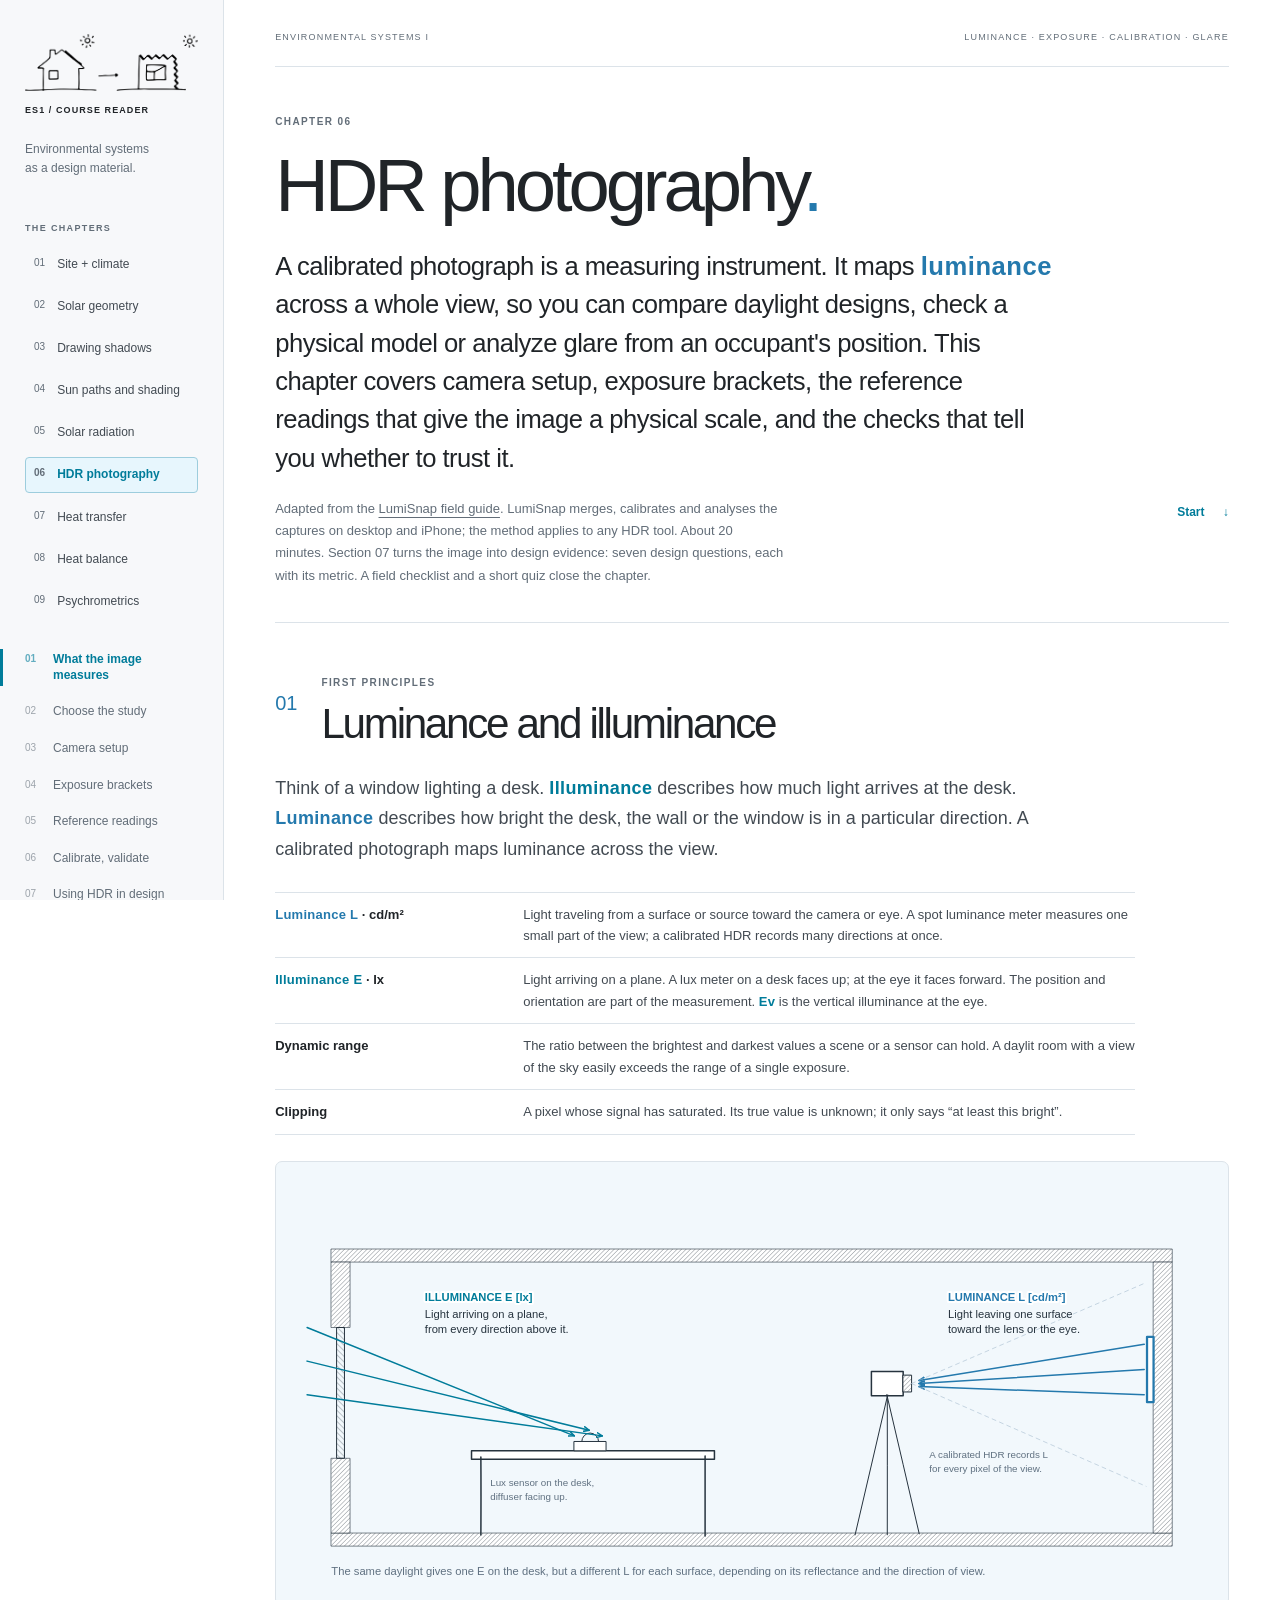
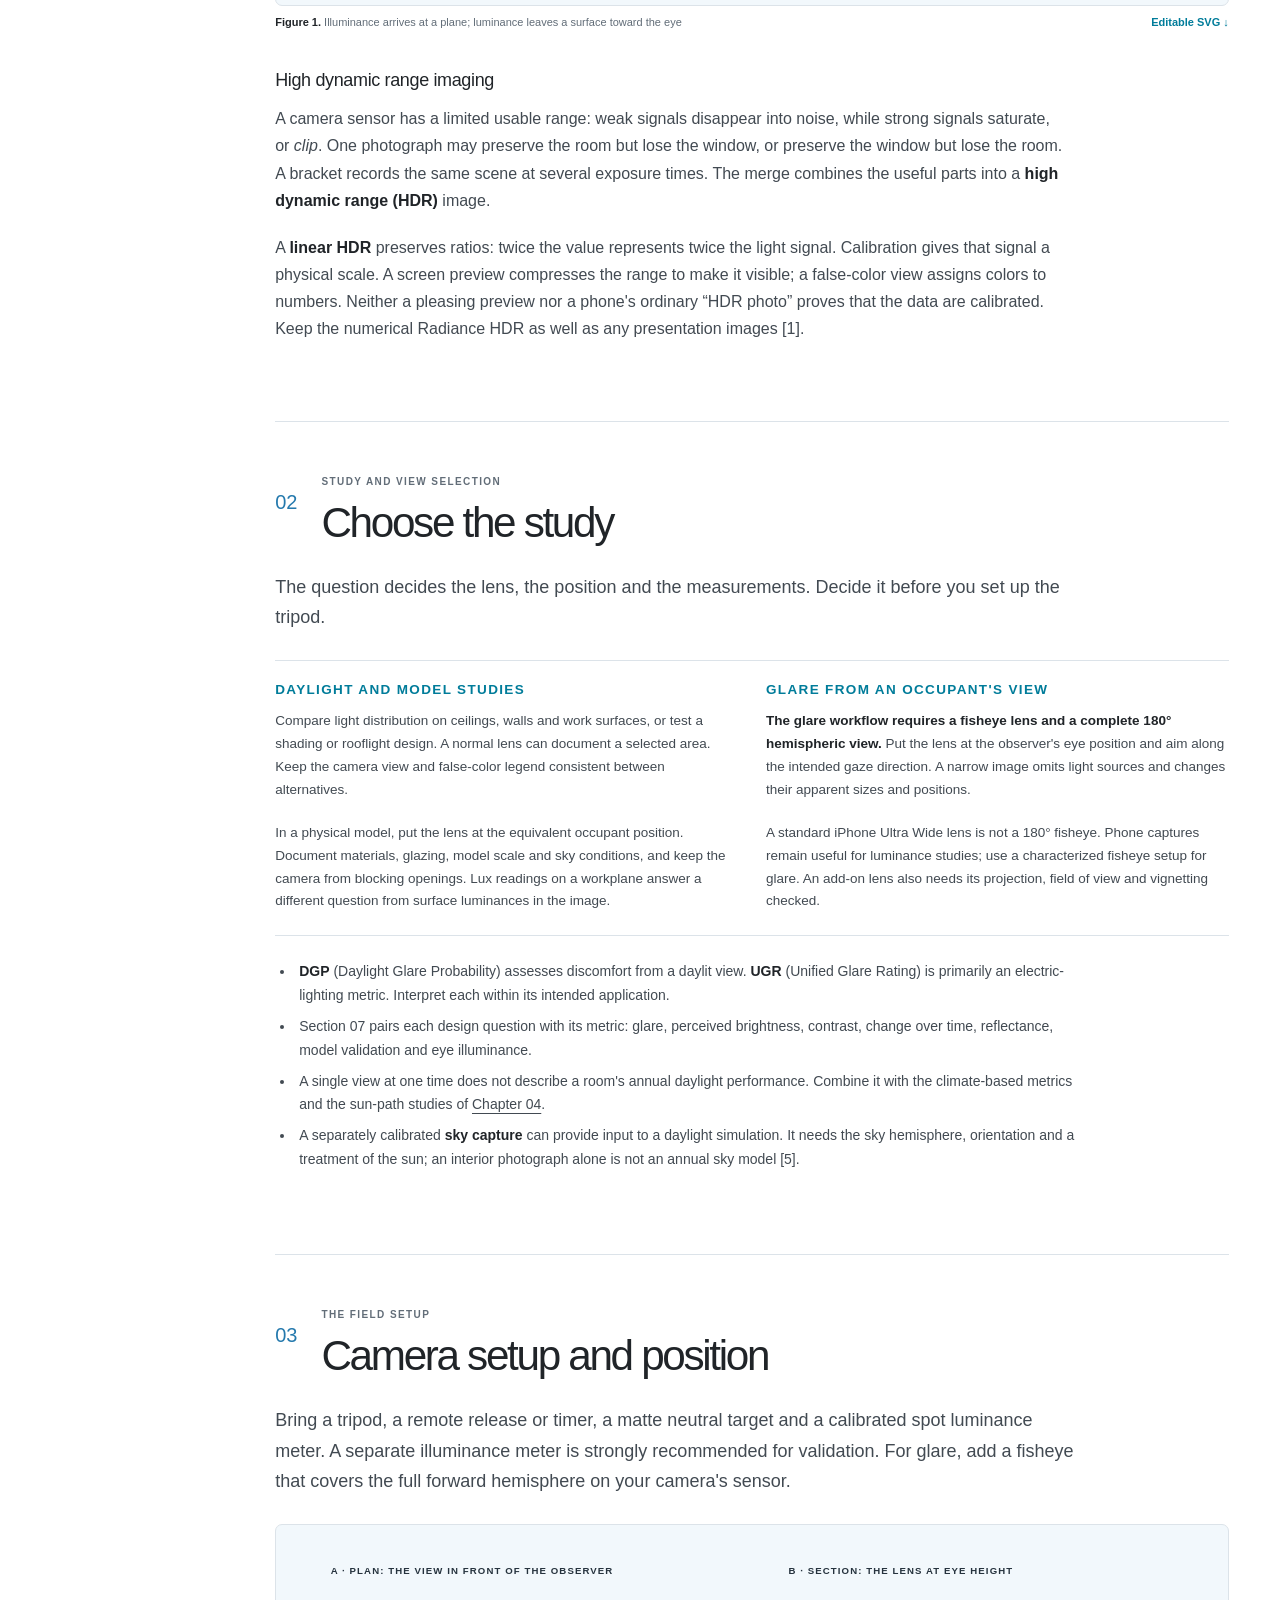
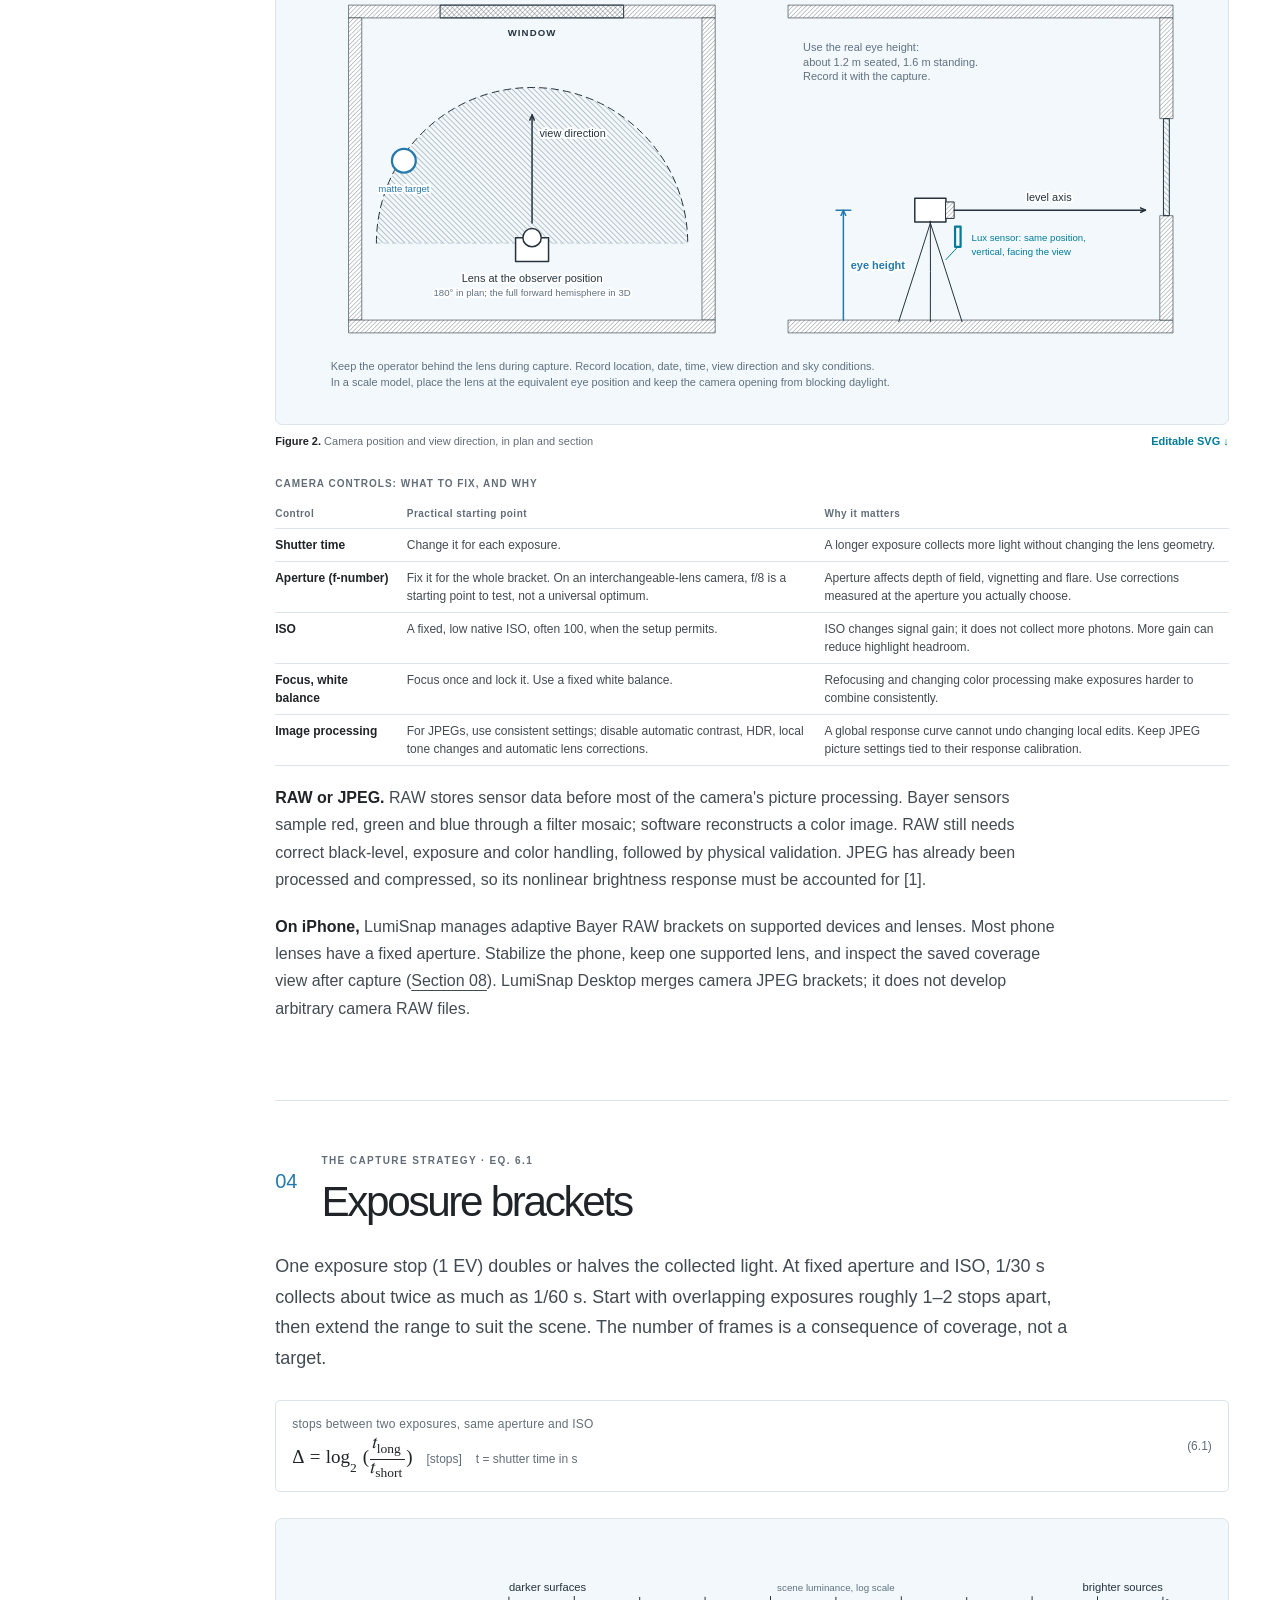
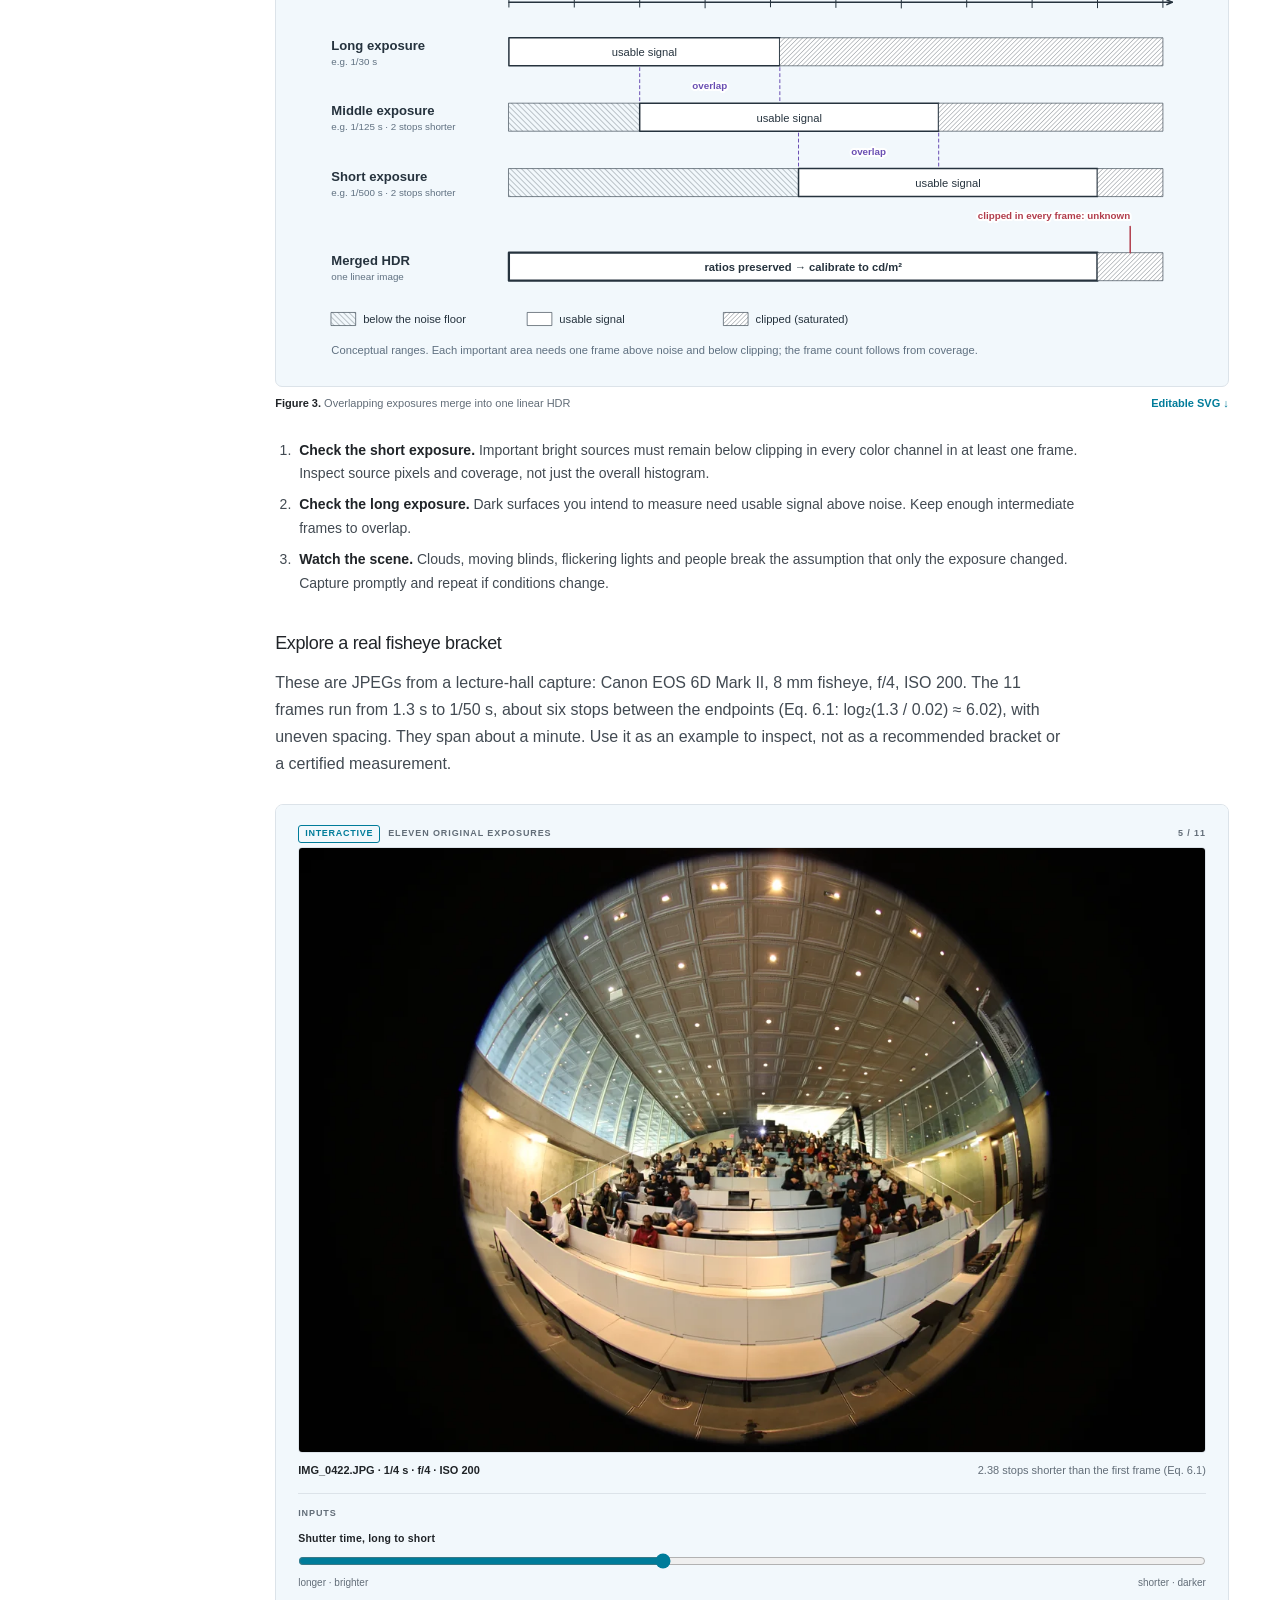
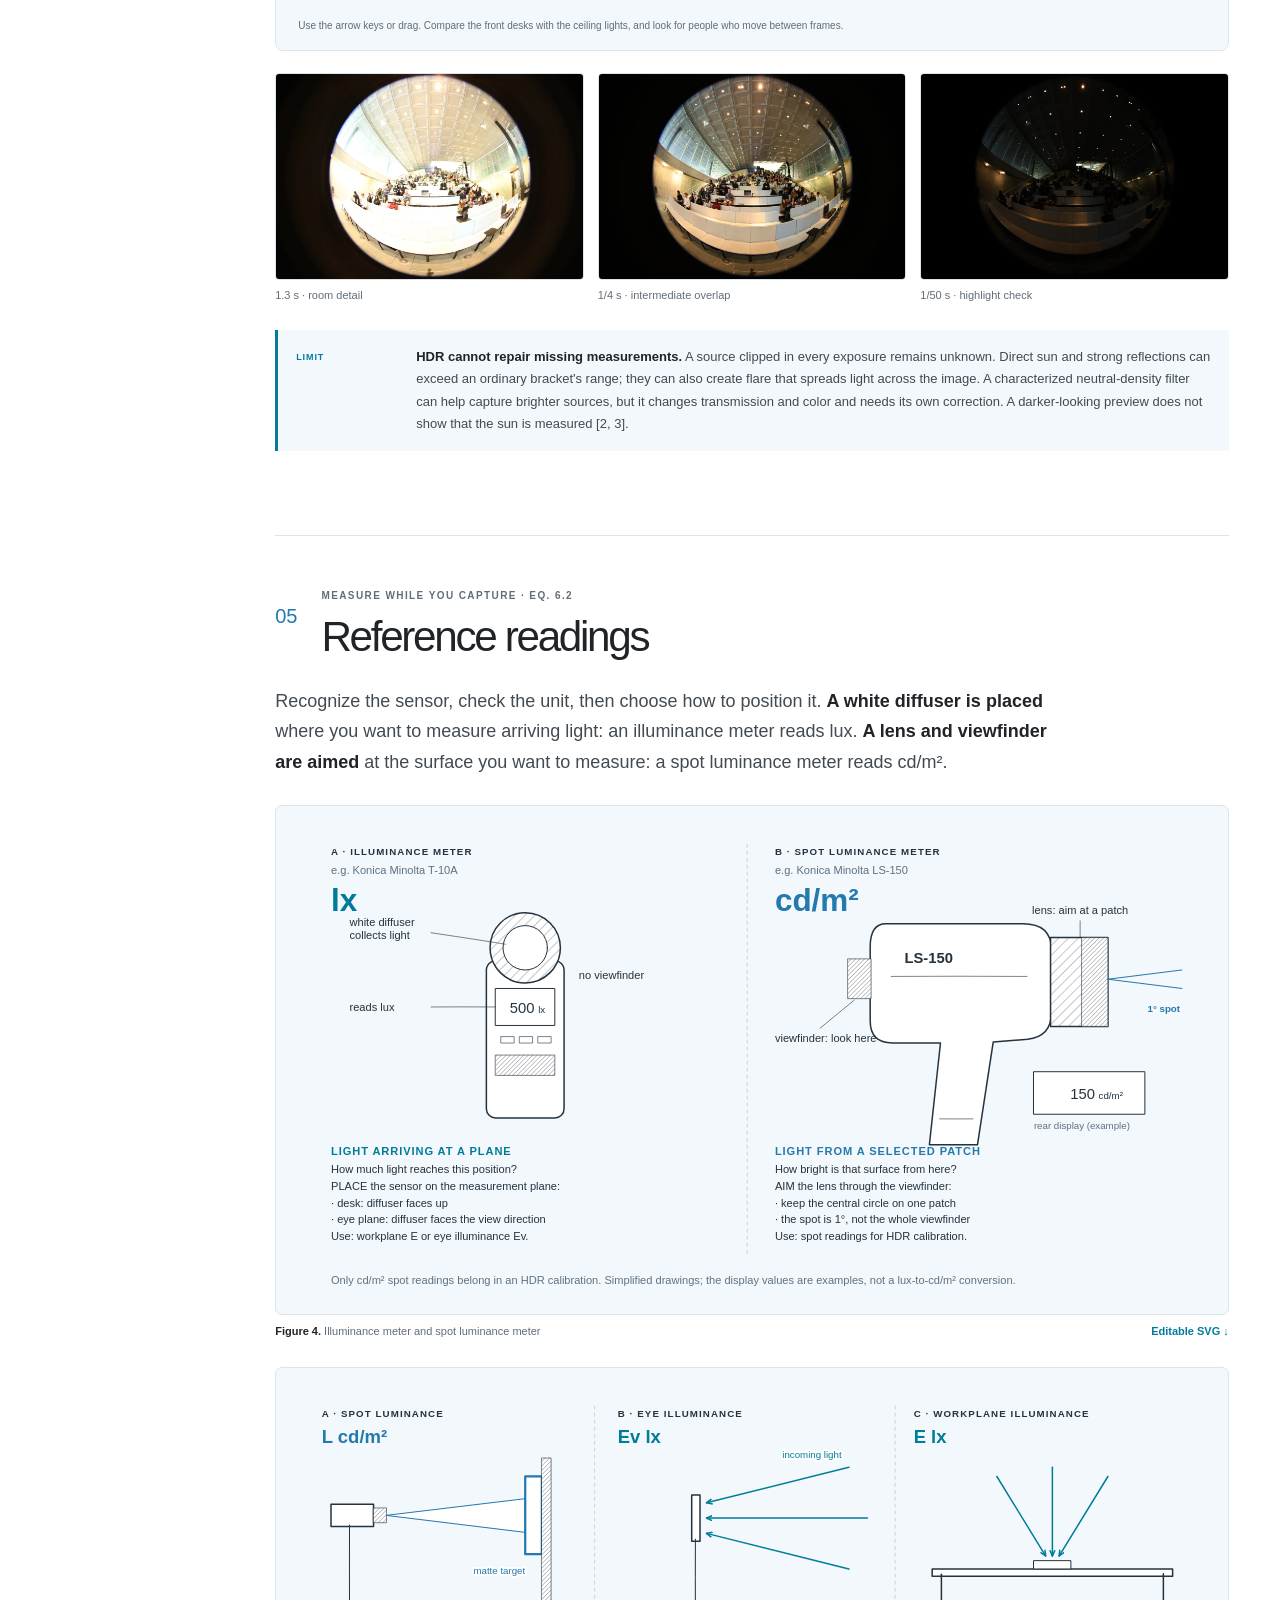
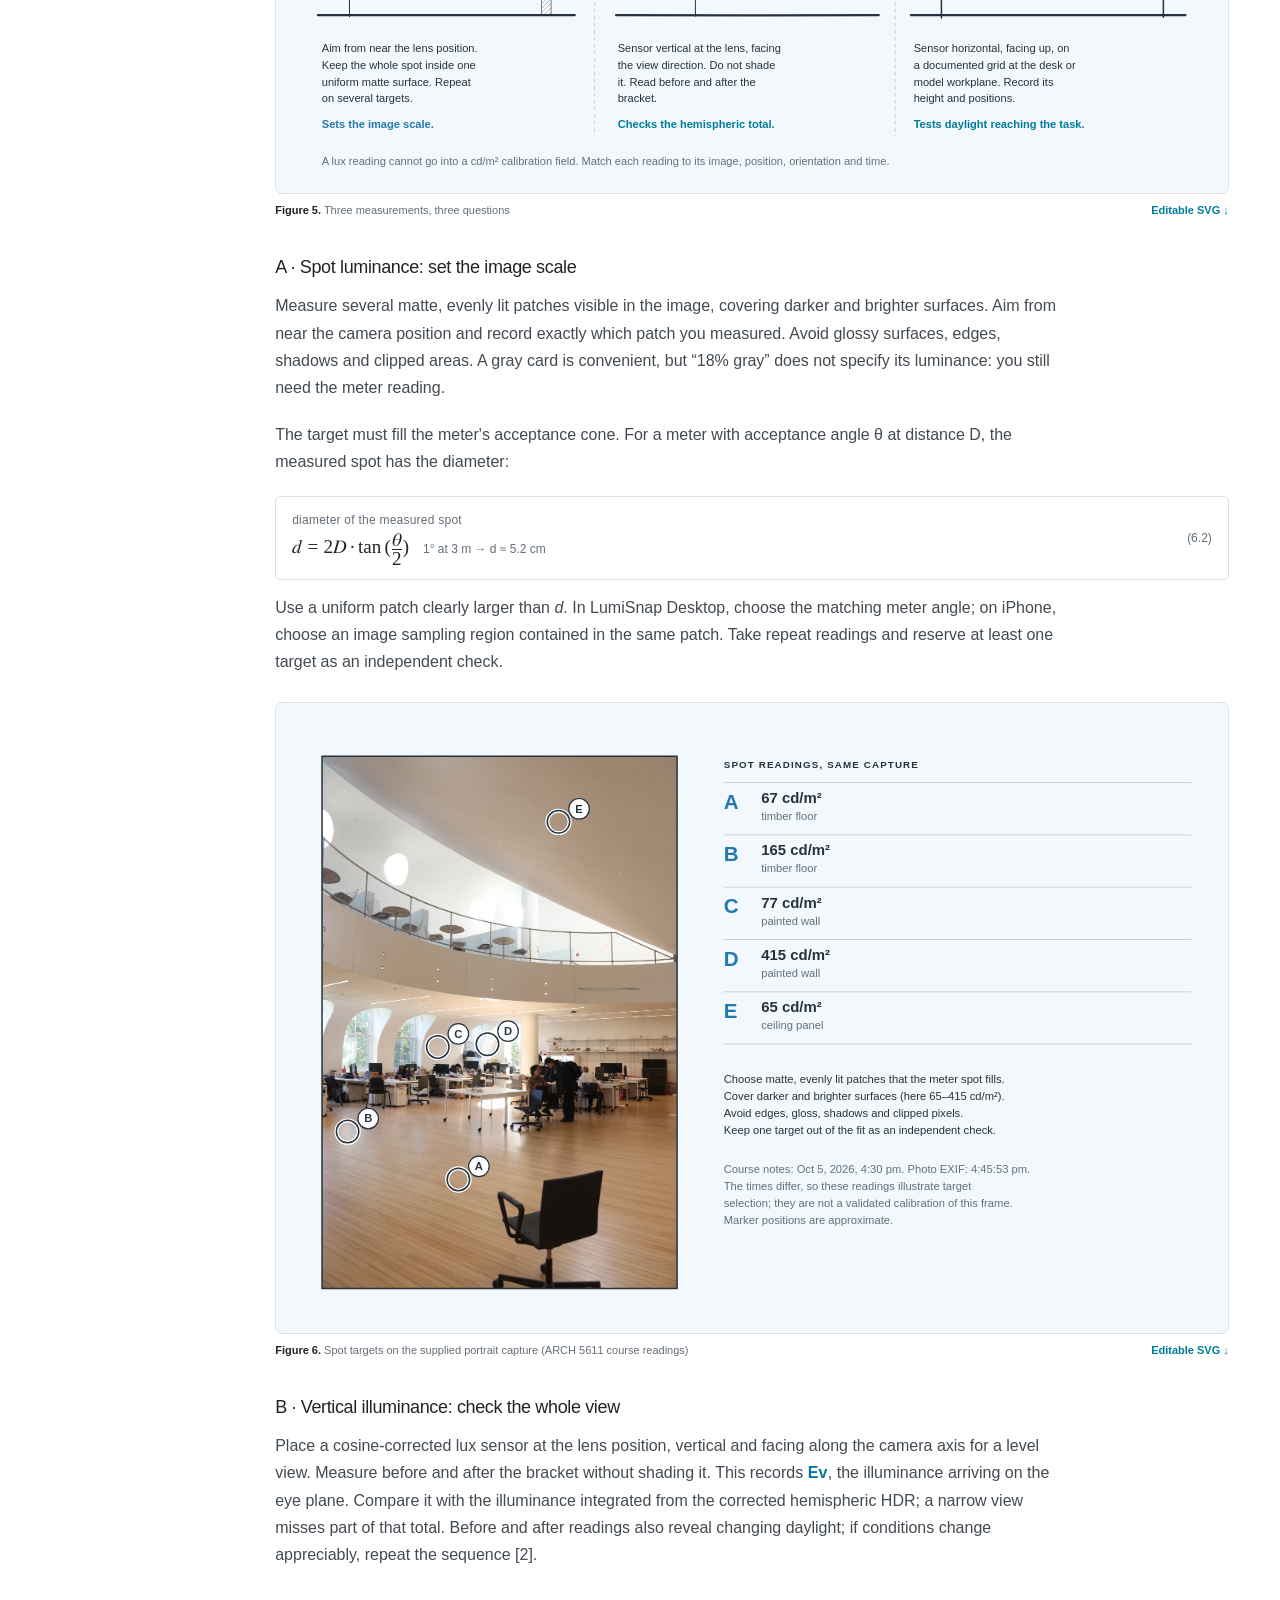
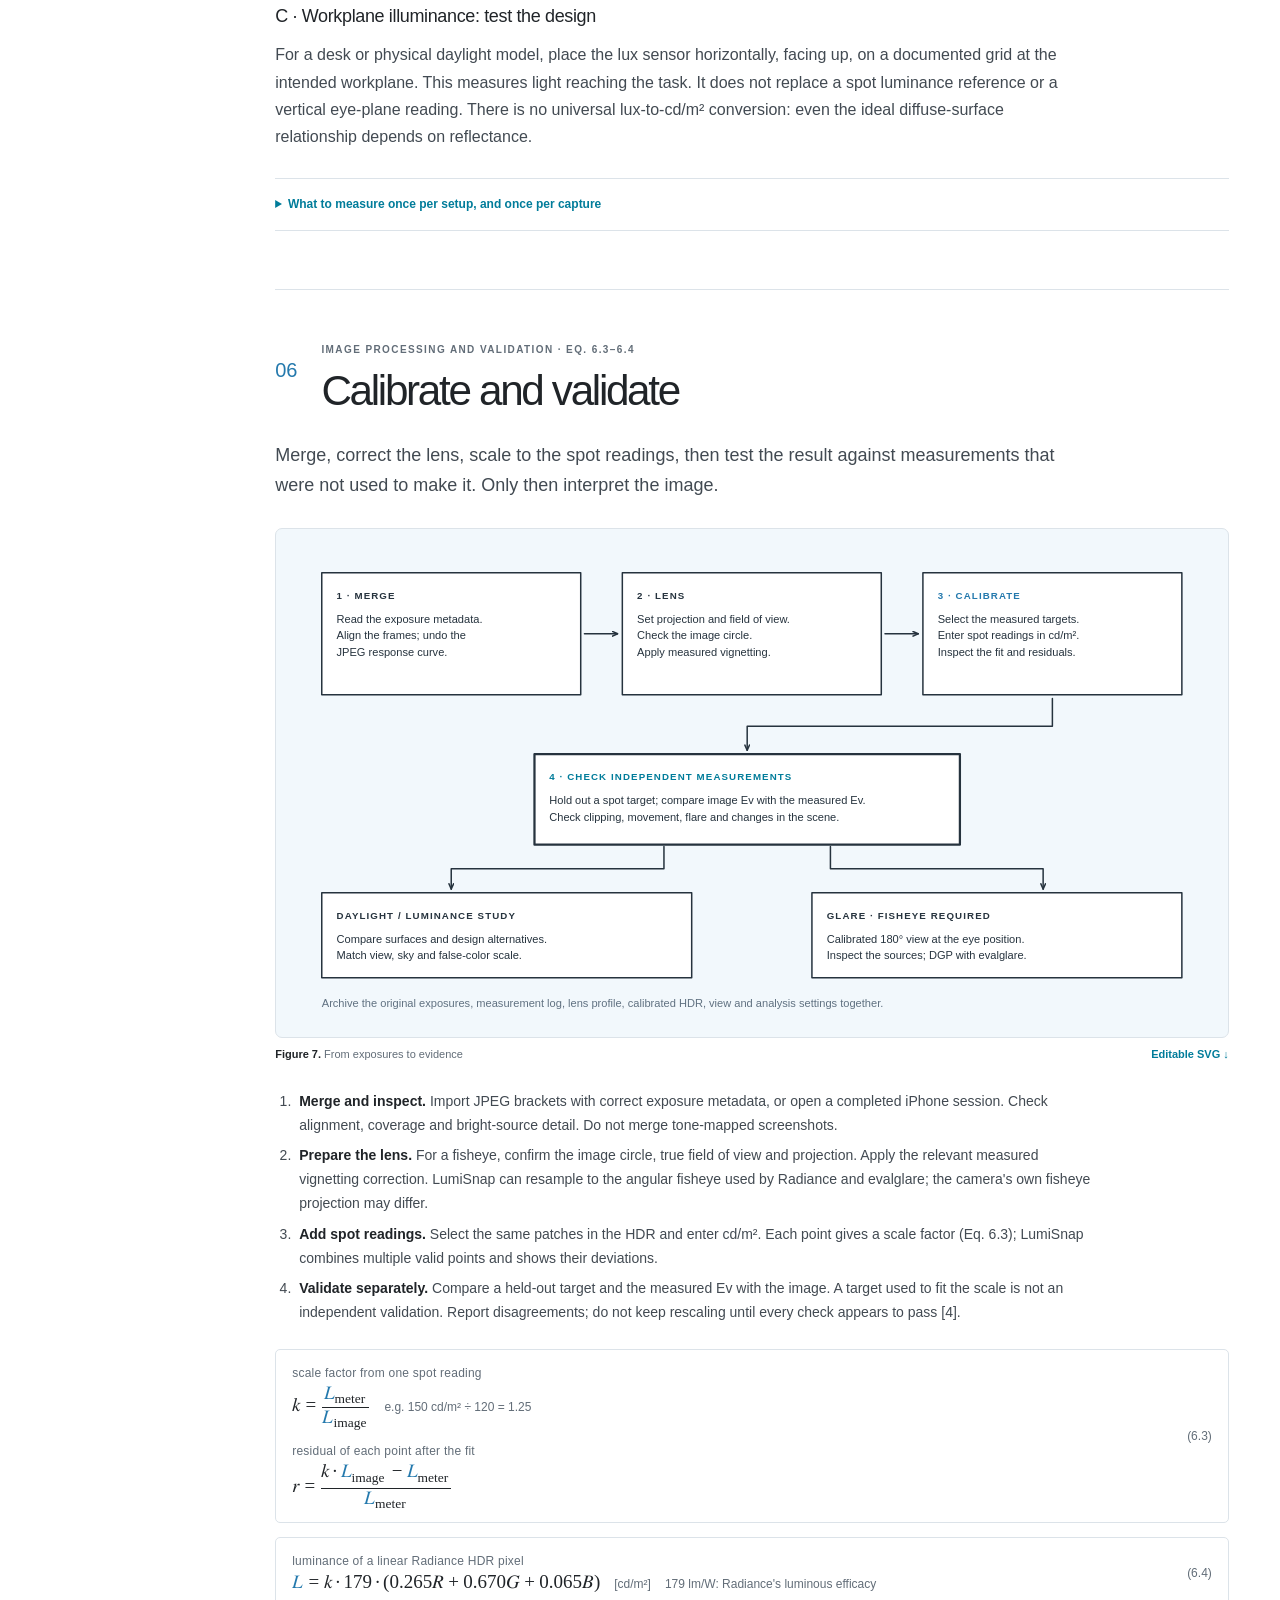
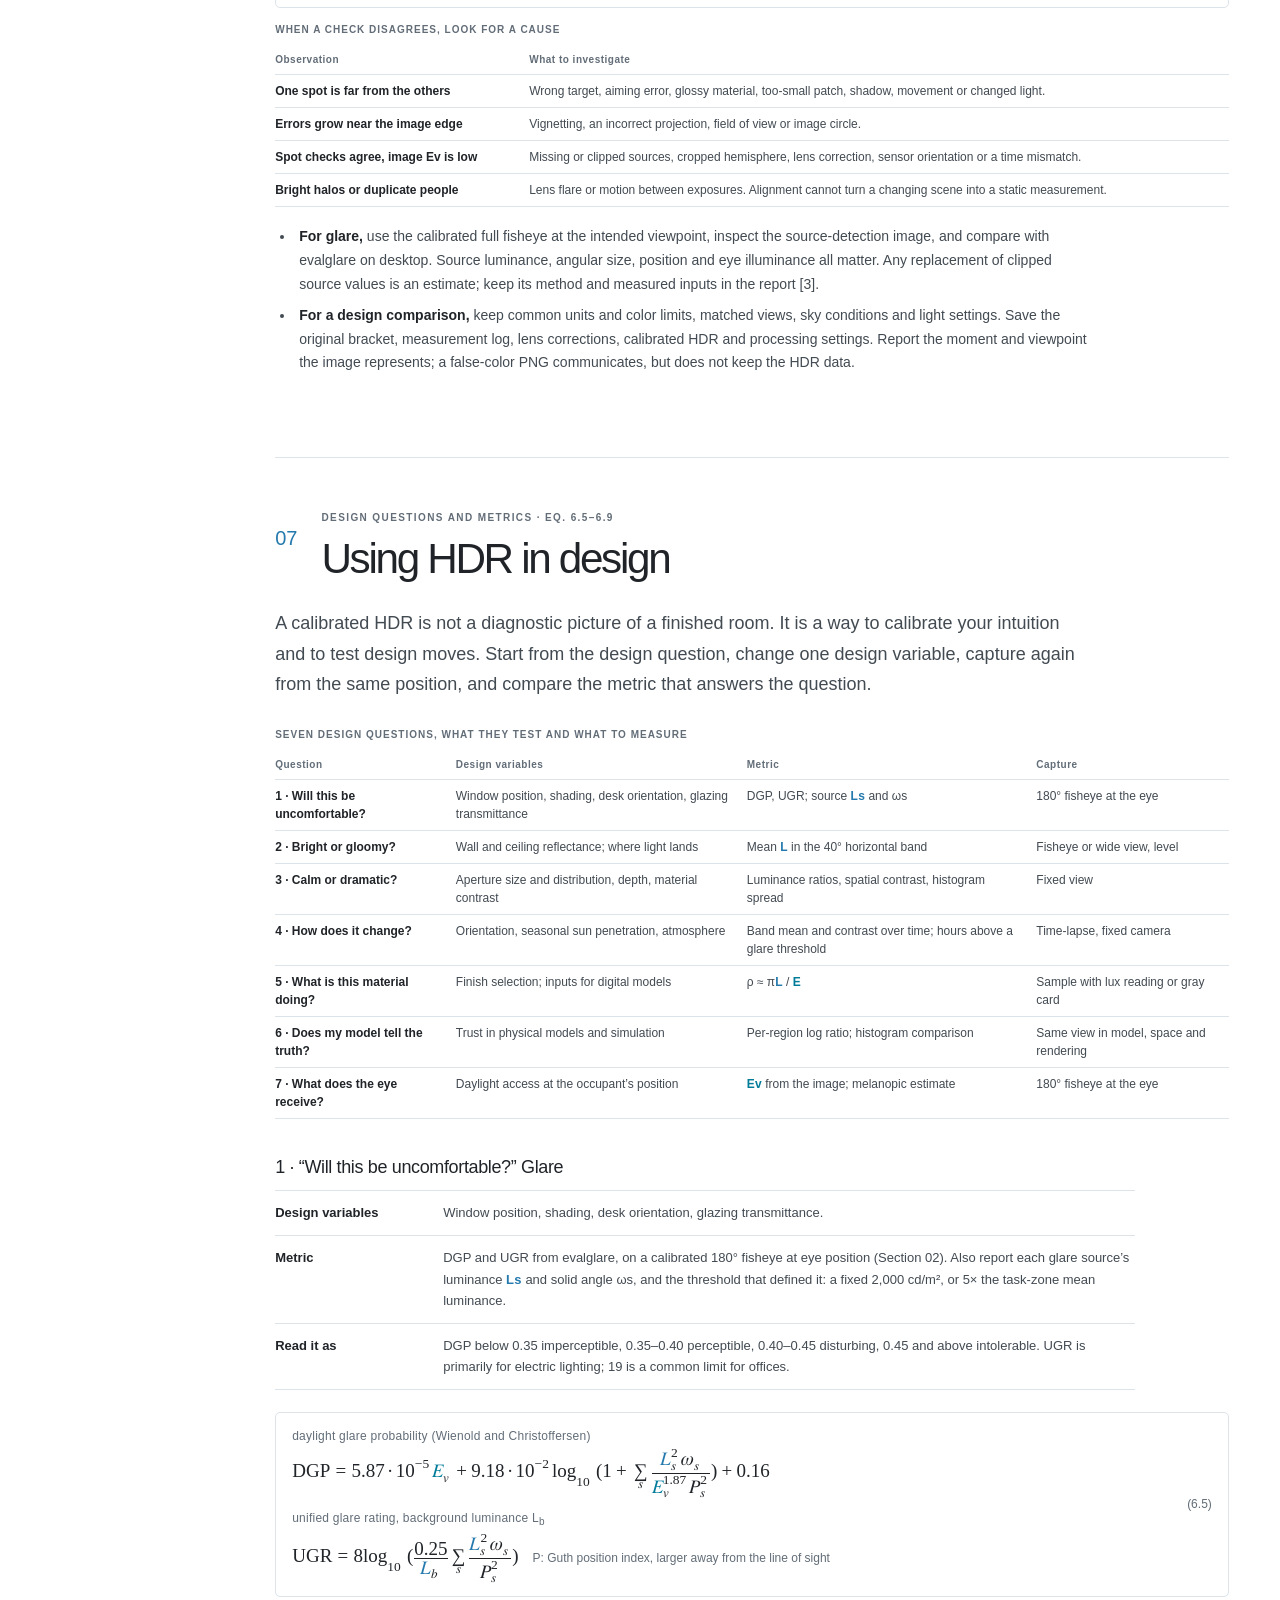
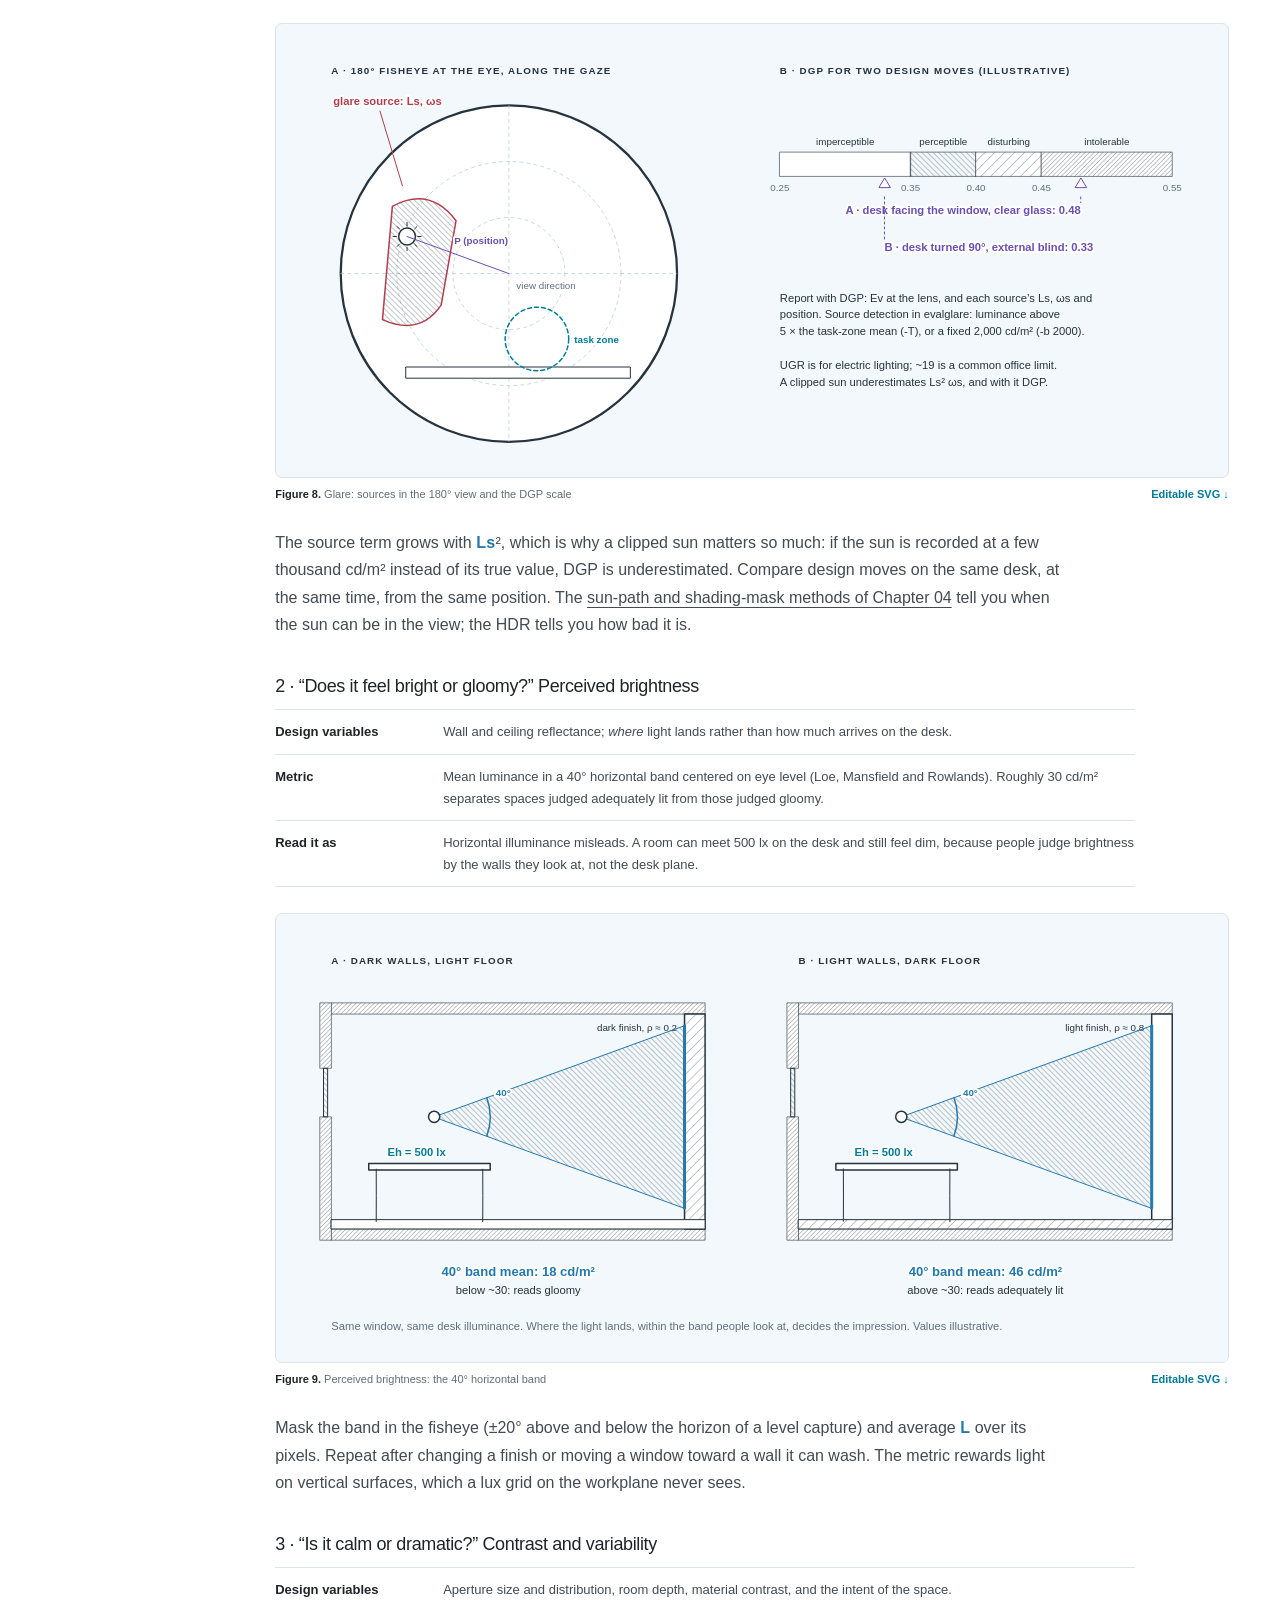
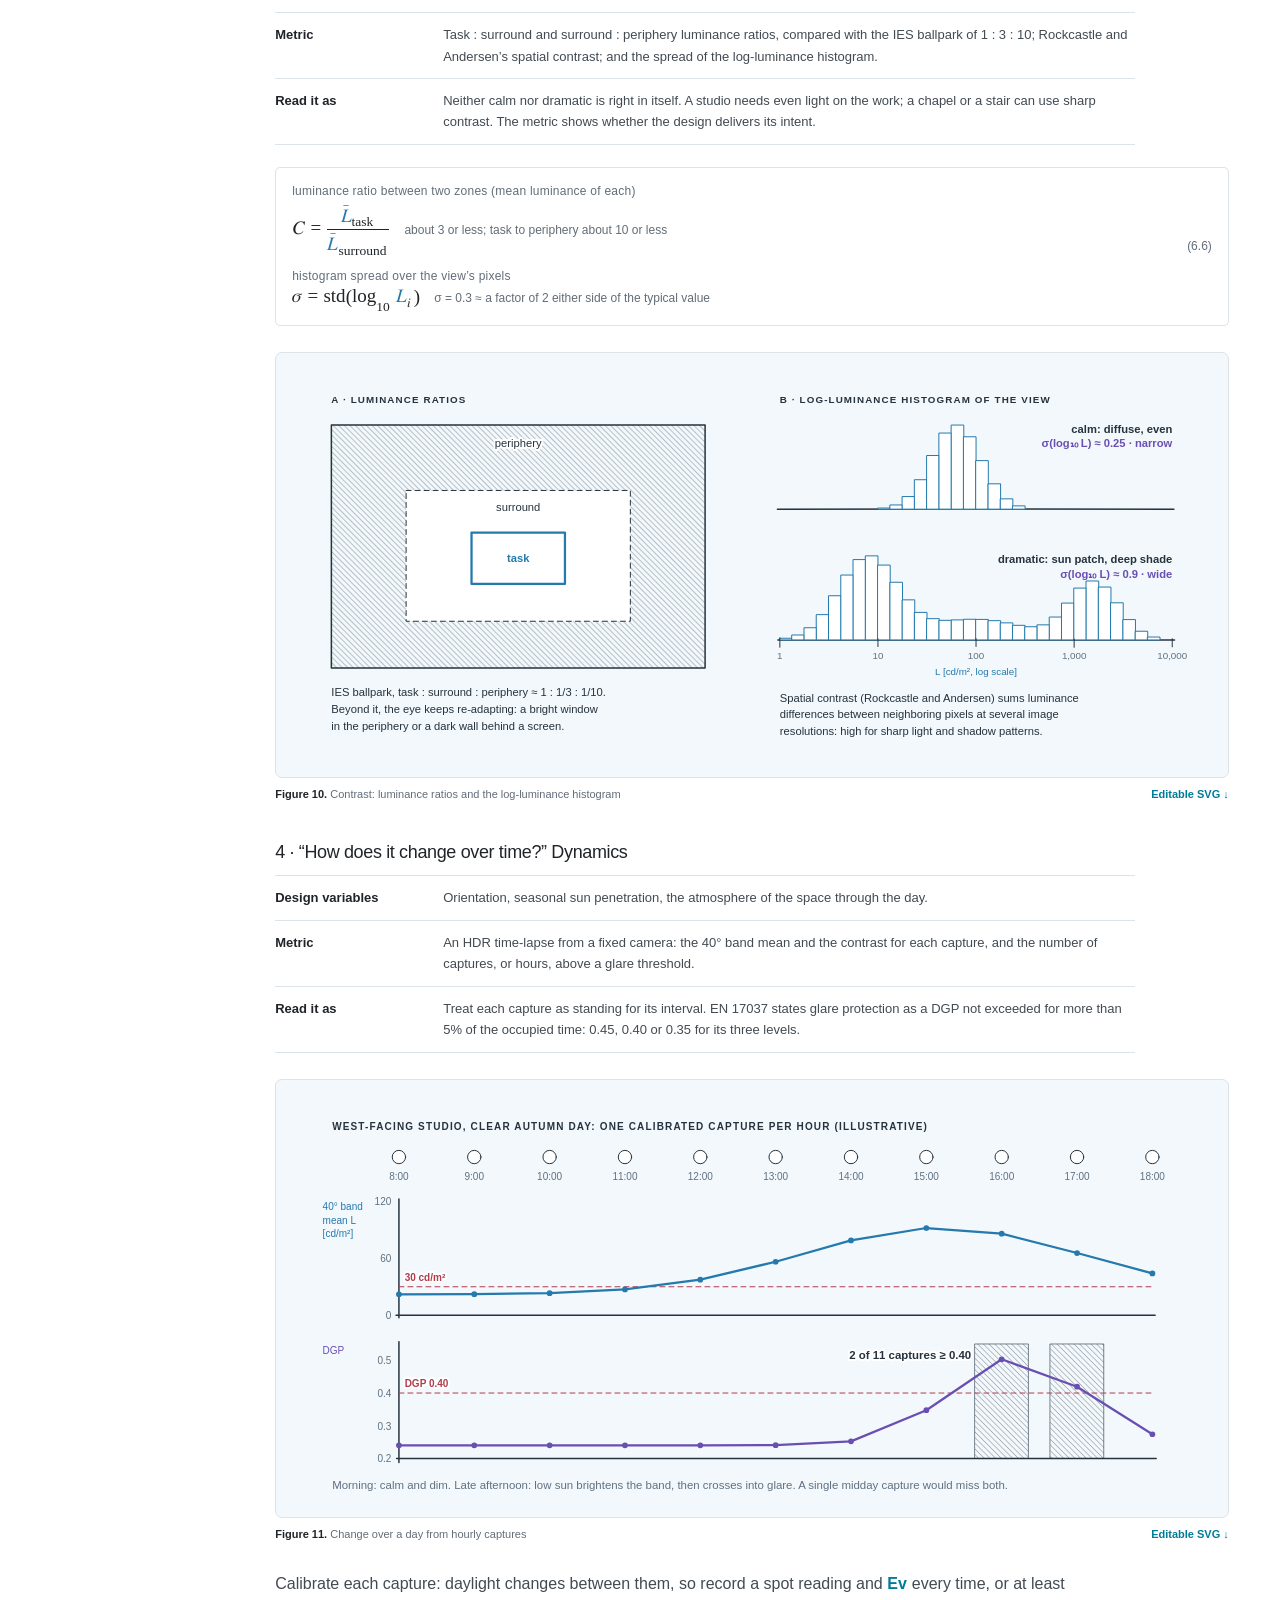
<file: hdr-photography.html>
<!doctype html>
<!-- Generated from content/hdr-photography/ by the local content build. Edit the Markdown source. -->
<html lang="en">
<head>
  <meta charset="utf-8">
  <meta name="viewport" content="width=device-width, initial-scale=1">
  <meta name="description" content="ES1 course reader, Chapter 06: HDR photography. Luminance and illuminance, camera setup, exposure brackets, spot and illuminance measurements, calibration and validation, an iPhone workflow, a field checklist and a short self-test.">
  <meta name="author" content="Timur Dogan">
  <meta name="theme-color" content="#ffffff">
  <title>HDR photography · ES1 Course Reader</title>
  <link rel="icon" href="./assets/course-logo.png" type="image/png">
  <script src="./src/theme.js"></script>
  <link rel="stylesheet" href="./styles.css">
  <link rel="stylesheet" href="./theme.css">
  <link rel="stylesheet" href="./solar.css">
  <link rel="stylesheet" href="./hdr.css">
  <script defer src="./assets/hdr.bundle.js"></script>
</head>
<body>
<a class="skip-link" href="#main">Skip to chapter</a>
<div class="mobile-bar"><a href="#top" class="wordmark"><img class="course-logo" src="./assets/course-logo.png" alt="ES1" width="372" height="123"><span>Course reader</span></a><div class="mobile-actions"><button type="button" class="theme-toggle" data-theme-toggle aria-label="Switch to dark mode" aria-pressed="false"><svg viewBox="0 0 24 24" fill="none" stroke="currentColor" stroke-width="1.6" aria-hidden="true"><circle cx="12" cy="12" r="8"/><path d="M12 4a8 8 0 0 1 0 16Z" fill="currentColor" stroke="none"/></svg></button><button id="menu-toggle" aria-expanded="false" aria-controls="sidebar">Contents <span aria-hidden="true">☰</span></button></div></div>
<aside class="sidebar" id="sidebar" aria-label="Chapter navigation">
  <a class="brand" href="#top"><img class="course-logo" src="./assets/course-logo.png" alt="ES1" width="372" height="123"><span class="brand-sub">ES1 / COURSE READER</span></a>
  <p class="sidebar-intro">Environmental systems<br>as a design material.</p>
  <div class="chapter-label">THE CHAPTERS</div><div class="course-chapters"><a href="./site-climate.html"><span>01</span>Site + climate</a><a href="./index.html"><span>02</span>Solar geometry</a><a href="./shadow-drawing.html"><span>03</span>Drawing shadows</a><a href="./sun-paths-shading.html"><span>04</span>Sun paths and shading</a><a href="./solar-radiation.html"><span>05</span>Solar radiation</a><a href="./hdr-photography.html" aria-current="page"><span>06</span>HDR photography</a><a href="./heat-transfer.html"><span>07</span>Heat transfer</a><a href="./heat-balance.html"><span>08</span>Heat balance</a><a href="./psychrometrics.html"><span>09</span>Psychrometrics</a></div>
  <nav aria-label="On this page">
<a href="#light" class="active"><span>01</span>What the image measures</a>
<a href="#study"><span>02</span>Choose the study</a>
<a href="#setup"><span>03</span>Camera setup</a>
<a href="#brackets"><span>04</span>Exposure brackets</a>
<a href="#measure"><span>05</span>Reference readings</a>
<a href="#process"><span>06</span>Calibrate, validate</a>
<a href="#design"><span>07</span>Using HDR in design</a>
<a href="#iphone"><span>08</span>iPhone workflow</a>
<a href="#checklist"><span>09</span>Field checklist</a>
<a href="#quiz"><span>10</span>Mini quiz</a>
</nav>
  <div class="sidebar-bottom"><button type="button" class="theme-toggle" data-theme-toggle aria-label="Switch to dark mode" aria-pressed="false"><span data-theme-label>Dark mode</span><svg viewBox="0 0 24 24" fill="none" stroke="currentColor" stroke-width="1.6" aria-hidden="true"><circle cx="12" cy="12" r="8"/><path d="M12 4a8 8 0 0 1 0 16Z" fill="currentColor" stroke="none"/></svg></button><div class="reading-label"><span>Reading position</span><span id="progress-number">0%</span></div><div class="progress-track"><div id="reading-progress"></div></div><a href="./index.html#author">About the instructor <span aria-hidden="true">↗</span></a><a href="#figures">Figure files (SVG) <span aria-hidden="true">↗</span></a><a href="#references">Sources and further reading <span aria-hidden="true">↗</span></a><p>Environmental Systems I<br>Cornell AAP</p></div>
</aside>
<main id="main">
  <header class="hero" id="top">
<div class="topline"><span>ENVIRONMENTAL SYSTEMS I</span><span>LUMINANCE · EXPOSURE · CALIBRATION · GLARE</span></div>
<div class="hero-heading"><div><p class="eyebrow">CHAPTER 06</p><h1>HDR photography<span class="title-dot">.</span></h1></div></div>
<p class="hero-lead">A calibrated photograph is a measuring instrument. It maps <b class="sym alt">luminance</b> across a whole view, so you can compare daylight designs, check a physical model or analyze glare from an occupant&#39;s position. This chapter covers camera setup, exposure brackets, the reference readings that give the image a physical scale, and the checks that tell you whether to trust it.</p>
<div class="hero-bottom"><p>Adapted from the <a href="https://lumisnap.io/guide.html" target="_blank" rel="noreferrer">LumiSnap field guide</a>. LumiSnap merges, calibrates and analyses the captures on desktop and iPhone; the method applies to any HDR tool. About 20 minutes. Section 07 turns the image into design evidence: seven design questions, each with its metric. A field checklist and a short quiz close the chapter.</p>
<a href="#light" class="text-link">Start <span aria-hidden="true">↓</span></a>

</div>


</header>
  <noscript><p class="notice">The text, equations and figures work without JavaScript. Enable JavaScript for the exposure explorer and the quiz.</p></noscript>
  <section id="light" class="reader-section">
<div class="section-heading"><span class="section-number">01</span><div><p class="eyebrow">FIRST PRINCIPLES</p><h2>Luminance and illuminance</h2></div></div>
<p class="section-lead">Think of a window lighting a desk. <b class="sym azi">Illuminance</b> describes how much light arrives at the desk. <b class="sym alt">Luminance</b> describes how bright the desk, the wall or the window is in a particular direction. A calibrated photograph maps luminance across the view.</p>
<dl class="defs">
<div><dt><b class="sym alt">Luminance L</b> · cd/m²</dt><dd>Light traveling from a surface or source toward the camera or eye. A spot luminance meter measures one small part of the view; a calibrated HDR records many directions at once.</dd></div>
<div><dt><b class="sym azi">Illuminance E</b> · lx</dt><dd>Light arriving on a plane. A lux meter on a desk faces up; at the eye it faces forward. The position and orientation are part of the measurement. <b class="sym azi">Ev</b> is the vertical illuminance at the eye.</dd></div>
<div><dt>Dynamic range</dt><dd>The ratio between the brightest and darkest values a scene or a sensor can hold. A daylit room with a view of the sky easily exceeds the range of a single exposure.</dd></div>
<div><dt>Clipping</dt><dd>A pixel whose signal has saturated. Its true value is unknown; it only says “at least this bright”.</dd></div>
</dl>
<!-- FIG:hdr-quantities_START -->
<figure class="fig" id="fig-hdr-quantities"><div class="fig-plate"><svg xmlns="http://www.w3.org/2000/svg" viewBox="0 0 980 440" class="diagram" role="img" aria-label="Illuminance on a desk and luminance of a wall seen by a camera"><title>Illuminance on a desk and luminance of a wall seen by a camera</title><defs><marker id="hq-arrow-ink" viewBox="0 0 10 10" refX="9" refY="5" markerWidth="7" markerHeight="7" orient="auto-start-reverse" markerUnits="userSpaceOnUse"><path d="M0,1 L9,5 L0,9" fill="none" stroke="light-dark(#26333e, #edf4fa)" stroke-width="1.5"/></marker><marker id="hq-arrow-alt" viewBox="0 0 10 10" refX="9" refY="5" markerWidth="7" markerHeight="7" orient="auto-start-reverse" markerUnits="userSpaceOnUse"><path d="M0,1 L9,5 L0,9" fill="none" stroke="light-dark(#2479ad, #8bcfff)" stroke-width="1.5"/></marker><marker id="hq-arrow-azi" viewBox="0 0 10 10" refX="9" refY="5" markerWidth="7" markerHeight="7" orient="auto-start-reverse" markerUnits="userSpaceOnUse"><path d="M0,1 L9,5 L0,9" fill="none" stroke="light-dark(#007c9a, #6bd8f0)" stroke-width="1.5"/></marker><marker id="hq-arrow-third" viewBox="0 0 10 10" refX="9" refY="5" markerWidth="7" markerHeight="7" orient="auto-start-reverse" markerUnits="userSpaceOnUse"><path d="M0,1 L9,5 L0,9" fill="none" stroke="light-dark(#6a4fb3, #c3b2ff)" stroke-width="1.5"/></marker><marker id="hq-arrow-muted" viewBox="0 0 10 10" refX="9" refY="5" markerWidth="7" markerHeight="7" orient="auto-start-reverse" markerUnits="userSpaceOnUse"><path d="M0,1 L9,5 L0,9" fill="none" stroke="light-dark(#607181, #aabccb)" stroke-width="1.5"/></marker><marker id="hq-arrow-red" viewBox="0 0 10 10" refX="9" refY="5" markerWidth="7" markerHeight="7" orient="auto-start-reverse" markerUnits="userSpaceOnUse"><path d="M0,1 L9,5 L0,9" fill="none" stroke="light-dark(#b13d4c, #ff9daa)" stroke-width="1.5"/></marker><pattern id="hq-hatch-shadow" patternUnits="userSpaceOnUse" width="3.4" height="3.4" patternTransform="rotate(45)"><rect width="3.4" height="3.4" fill="light-dark(#ffffff, #202124)"/><line x1="0" y1="0" x2="0" y2="3.4" stroke="light-dark(#26333e, #edf4fa)" stroke-width="0.6"/></pattern><pattern id="hq-hatch-shade" patternUnits="userSpaceOnUse" width="7.5" height="7.5" patternTransform="rotate(45)"><rect width="7.5" height="7.5" fill="light-dark(#ffffff, #202124)"/><line x1="0" y1="0" x2="0" y2="7.5" stroke="light-dark(#26333e, #edf4fa)" stroke-width="0.6"/></pattern><pattern id="hq-hatch-screen" patternUnits="userSpaceOnUse" width="4.2" height="4.2" patternTransform="rotate(135)"><line x1="0" y1="0" x2="0" y2="4.2" stroke="light-dark(#26333e, #edf4fa)" stroke-width="0.6"/></pattern></defs><g font-family="Helvetica Neue, Helvetica, Arial, sans-serif"><g id="hq-room"><rect x="40" y="76" width="900" height="14" fill="url(#hq-hatch-shadow)" stroke="light-dark(#26333e, #edf4fa)" stroke-width="0.6" stroke-linecap="round" stroke-linejoin="round"/><rect x="40" y="380" width="900" height="14" fill="url(#hq-hatch-shadow)" stroke="light-dark(#26333e, #edf4fa)" stroke-width="0.6" stroke-linecap="round" stroke-linejoin="round"/><rect x="40" y="90" width="20" height="70" fill="url(#hq-hatch-shadow)" stroke="light-dark(#26333e, #edf4fa)" stroke-width="0.6" stroke-linecap="round" stroke-linejoin="round"/><rect x="40" y="300" width="20" height="80" fill="url(#hq-hatch-shadow)" stroke="light-dark(#26333e, #edf4fa)" stroke-width="0.6" stroke-linecap="round" stroke-linejoin="round"/><rect x="46" y="160" width="8" height="140" fill="url(#hq-hatch-screen)" stroke="light-dark(#26333e, #edf4fa)" stroke-width="1" stroke-linecap="round" stroke-linejoin="round"/><rect x="920" y="90" width="20" height="290" fill="url(#hq-hatch-shadow)" stroke="light-dark(#26333e, #edf4fa)" stroke-width="0.6" stroke-linecap="round" stroke-linejoin="round"/><rect x="190" y="292" width="260" height="9" fill="light-dark(#ffffff, #202124)" stroke="light-dark(#26333e, #edf4fa)" stroke-width="1.5" stroke-linecap="round" stroke-linejoin="round"/><path d="M200,298.75 Q200.27,340.44 200,382.12" fill="none" stroke="light-dark(#26333e, #edf4fa)" stroke-width="1.5" stroke-linecap="round" stroke-linejoin="round"/><path d="M440,297.61 Q440,340.43 440,383.25" fill="none" stroke="light-dark(#26333e, #edf4fa)" stroke-width="1.5" stroke-linecap="round" stroke-linejoin="round"/><rect x="300" y="282" width="34" height="10" fill="light-dark(#ffffff, #202124)" stroke="light-dark(#26333e, #edf4fa)" stroke-width="1" stroke-linecap="round" stroke-linejoin="round"/><path d="M326,282 A9,9 0 0 0 308,282" fill="none" stroke="light-dark(#26333e, #edf4fa)" stroke-width="1" stroke-linecap="round" stroke-linejoin="round"/></g><g id="hq-illuminance"><line x1="14" y1="160" x2="300" y2="276" stroke="light-dark(#007c9a, #6bd8f0)" stroke-width="1.5" stroke-linecap="round" stroke-linejoin="round" marker-end="url(#hq-arrow-azi)"/><line x1="14" y1="196" x2="316" y2="270" stroke="light-dark(#007c9a, #6bd8f0)" stroke-width="1.5" stroke-linecap="round" stroke-linejoin="round" marker-end="url(#hq-arrow-azi)"/><line x1="14" y1="232" x2="330" y2="276" stroke="light-dark(#007c9a, #6bd8f0)" stroke-width="1.5" stroke-linecap="round" stroke-linejoin="round" marker-end="url(#hq-arrow-azi)"/><text paint-order="stroke" stroke="light-dark(#ffffff, #202124)" stroke-width="4" stroke-linejoin="round" x="140" y="132" font-size="12" style="--fs:12" fill="light-dark(#007c9a, #6bd8f0)" font-weight="700">ILLUMINANCE  E  [lx]</text><text x="140" y="150" font-size="12" style="--fs:12" fill="light-dark(#26333e, #edf4fa)">Light arriving on a plane,</text><text x="140" y="166" font-size="12" style="--fs:12" fill="light-dark(#26333e, #edf4fa)">from every direction above it.</text><text x="210" y="330" font-size="10.5" style="--fs:10.5" fill="light-dark(#607181, #aabccb)">Lux sensor on the desk,</text><text x="210" y="345" font-size="10.5" style="--fs:10.5" fill="light-dark(#607181, #aabccb)">diffuser facing up.</text></g><g id="hq-luminance"><rect x="618" y="207" width="34" height="26" fill="light-dark(#ffffff, #202124)" stroke="light-dark(#26333e, #edf4fa)" stroke-width="1.5" stroke-linecap="round" stroke-linejoin="round"/><rect x="652" y="211" width="9" height="18" fill="url(#hq-hatch-shadow)" stroke="light-dark(#26333e, #edf4fa)" stroke-width="1" stroke-linecap="round" stroke-linejoin="round"/><path d="M635.41,232.22 Q618.06,307.16 600.52,382.06" fill="none" stroke="light-dark(#26333e, #edf4fa)" stroke-width="1" stroke-linecap="round" stroke-linejoin="round"/><path d="M635,232.84 Q635.09,307.35 635,381.87" fill="none" stroke="light-dark(#26333e, #edf4fa)" stroke-width="1" stroke-linecap="round" stroke-linejoin="round"/><path d="M634.5,231.84 Q651.94,306.34 669.21,380.88" fill="none" stroke="light-dark(#26333e, #edf4fa)" stroke-width="1" stroke-linecap="round" stroke-linejoin="round"/><rect x="913" y="170" width="7" height="70" fill="light-dark(#ffffff, #202124)" stroke="light-dark(#2479ad, #8bcfff)" stroke-width="2.25" stroke-linecap="round" stroke-linejoin="round"/><line x1="910" y1="178" x2="669" y2="216.76" stroke="light-dark(#2479ad, #8bcfff)" stroke-width="1.5" stroke-linecap="round" stroke-linejoin="round" marker-end="url(#hq-arrow-alt)"/><line x1="910" y1="205" x2="669" y2="220" stroke="light-dark(#2479ad, #8bcfff)" stroke-width="1.5" stroke-linecap="round" stroke-linejoin="round" marker-end="url(#hq-arrow-alt)"/><line x1="910" y1="232" x2="669" y2="223.24" stroke="light-dark(#2479ad, #8bcfff)" stroke-width="1.5" stroke-linecap="round" stroke-linejoin="round" marker-end="url(#hq-arrow-alt)"/><line x1="661" y1="220" x2="912" y2="112" stroke="light-dark(#a6bdce, #6b879b)" stroke-width="0.6" stroke-dasharray="4 4" stroke-linecap="round" stroke-linejoin="round"/><line x1="661" y1="220" x2="912" y2="330" stroke="light-dark(#a6bdce, #6b879b)" stroke-width="0.6" stroke-dasharray="4 4" stroke-linecap="round" stroke-linejoin="round"/><text paint-order="stroke" stroke="light-dark(#ffffff, #202124)" stroke-width="4" stroke-linejoin="round" x="700" y="132" font-size="12" style="--fs:12" fill="light-dark(#2479ad, #8bcfff)" font-weight="700">LUMINANCE  L  [cd/m²]</text><text x="700" y="150" font-size="12" style="--fs:12" fill="light-dark(#26333e, #edf4fa)">Light leaving one surface</text><text x="700" y="166" font-size="12" style="--fs:12" fill="light-dark(#26333e, #edf4fa)">toward the lens or the eye.</text><text x="680" y="300" font-size="10.5" style="--fs:10.5" fill="light-dark(#607181, #aabccb)">A calibrated HDR records L</text><text x="680" y="315" font-size="10.5" style="--fs:10.5" fill="light-dark(#607181, #aabccb)">for every pixel of the view.</text></g><g id="hq-note"><text x="40" y="425" font-size="12" style="--fs:12" fill="light-dark(#607181, #aabccb)">The same daylight gives one E on the desk, but a different L for each surface, depending on its reflectance and the direction of view.</text></g></g></svg></div><figcaption><span><strong>Figure 1.</strong> Illuminance arrives at a plane; luminance leaves a surface toward the eye</span><a href="./assets/diagrams/hdr/hdr-quantities.svg" download>Editable SVG ↓</a></figcaption></figure>
<!-- FIG:hdr-quantities_END -->
<h3 class="sub">High dynamic range imaging</h3>
<p class="measure">A camera sensor has a limited usable range: weak signals disappear into noise, while strong signals saturate, or <em>clip</em>. One photograph may preserve the room but lose the window, or preserve the window but lose the room. A bracket records the same scene at several exposure times. The merge combines the useful parts into a <strong>high dynamic range (HDR)</strong> image.</p>
<p class="measure">A <strong>linear HDR</strong> preserves ratios: twice the value represents twice the light signal. Calibration gives that signal a physical scale. A screen preview compresses the range to make it visible; a false-color view assigns colors to numbers. Neither a pleasing preview nor a phone&#39;s ordinary “HDR photo” proves that the data are calibrated. Keep the numerical Radiance HDR as well as any presentation images [1].</p>

</section>

<section id="study" class="reader-section">
<div class="section-heading"><span class="section-number">02</span><div><p class="eyebrow">STUDY AND VIEW SELECTION</p><h2>Choose the study</h2></div></div>
<p class="section-lead">The question decides the lens, the position and the measurements. Decide it before you set up the tripod.</p>
<div class="study-grid"><article><p class="control-kicker">DAYLIGHT AND MODEL STUDIES</p>

<p class="measure">Compare light distribution on ceilings, walls and work surfaces, or test a shading or rooflight design. A normal lens can document a selected area. Keep the camera view and false-color legend consistent between alternatives.</p>
<p class="measure">In a physical model, put the lens at the equivalent occupant position. Document materials, glazing, model scale and sky conditions, and keep the camera from blocking openings. Lux readings on a workplane answer a different question from surface luminances in the image.</p>
</article>

<article><p class="control-kicker">GLARE FROM AN OCCUPANT&#39;S VIEW</p>

<p class="measure"><strong>The glare workflow requires a fisheye lens and a complete 180° hemispheric view.</strong> Put the lens at the observer&#39;s eye position and aim along the intended gaze direction. A narrow image omits light sources and changes their apparent sizes and positions.</p>
<p class="measure">A standard iPhone Ultra Wide lens is not a 180° fisheye. Phone captures remain useful for luminance studies; use a characterized fisheye setup for glare. An add-on lens also needs its projection, field of view and vignetting checked.</p>
</article>

</div>

<ul class="facts">
<li><strong>DGP</strong> (Daylight Glare Probability) assesses discomfort from a daylit view. <strong>UGR</strong> (Unified Glare Rating) is primarily an electric-lighting metric. Interpret each within its intended application.</li>
<li>Section 07 pairs each design question with its metric: glare, perceived brightness, contrast, change over time, reflectance, model validation and eye illuminance.</li>
<li>A single view at one time does not describe a room&#39;s annual daylight performance. Combine it with the climate-based metrics and the sun-path studies of <a href="./sun-paths-shading.html">Chapter 04</a>.</li>
<li>A separately calibrated <strong>sky capture</strong> can provide input to a daylight simulation. It needs the sky hemisphere, orientation and a treatment of the sun; an interior photograph alone is not an annual sky model [5].</li>
</ul>

</section>

<section id="setup" class="reader-section">
<div class="section-heading"><span class="section-number">03</span><div><p class="eyebrow">THE FIELD SETUP</p><h2>Camera setup and position</h2></div></div>
<p class="section-lead">Bring a tripod, a remote release or timer, a matte neutral target and a calibrated spot luminance meter. A separate illuminance meter is strongly recommended for validation. For glare, add a fisheye that covers the full forward hemisphere on your camera&#39;s sensor.</p>
<!-- FIG:hdr-capture-setup_START -->
<figure class="fig" id="fig-hdr-capture-setup"><div class="fig-plate"><svg xmlns="http://www.w3.org/2000/svg" viewBox="0 0 1000 510" class="diagram" role="img" aria-label="Camera setup for a lighting study, in plan and section"><title>Camera setup for a lighting study, in plan and section</title><defs><marker id="hcs-arrow-ink" viewBox="0 0 10 10" refX="9" refY="5" markerWidth="7" markerHeight="7" orient="auto-start-reverse" markerUnits="userSpaceOnUse"><path d="M0,1 L9,5 L0,9" fill="none" stroke="light-dark(#26333e, #edf4fa)" stroke-width="1.5"/></marker><marker id="hcs-arrow-alt" viewBox="0 0 10 10" refX="9" refY="5" markerWidth="7" markerHeight="7" orient="auto-start-reverse" markerUnits="userSpaceOnUse"><path d="M0,1 L9,5 L0,9" fill="none" stroke="light-dark(#2479ad, #8bcfff)" stroke-width="1.5"/></marker><marker id="hcs-arrow-azi" viewBox="0 0 10 10" refX="9" refY="5" markerWidth="7" markerHeight="7" orient="auto-start-reverse" markerUnits="userSpaceOnUse"><path d="M0,1 L9,5 L0,9" fill="none" stroke="light-dark(#007c9a, #6bd8f0)" stroke-width="1.5"/></marker><marker id="hcs-arrow-third" viewBox="0 0 10 10" refX="9" refY="5" markerWidth="7" markerHeight="7" orient="auto-start-reverse" markerUnits="userSpaceOnUse"><path d="M0,1 L9,5 L0,9" fill="none" stroke="light-dark(#6a4fb3, #c3b2ff)" stroke-width="1.5"/></marker><marker id="hcs-arrow-muted" viewBox="0 0 10 10" refX="9" refY="5" markerWidth="7" markerHeight="7" orient="auto-start-reverse" markerUnits="userSpaceOnUse"><path d="M0,1 L9,5 L0,9" fill="none" stroke="light-dark(#607181, #aabccb)" stroke-width="1.5"/></marker><marker id="hcs-arrow-red" viewBox="0 0 10 10" refX="9" refY="5" markerWidth="7" markerHeight="7" orient="auto-start-reverse" markerUnits="userSpaceOnUse"><path d="M0,1 L9,5 L0,9" fill="none" stroke="light-dark(#b13d4c, #ff9daa)" stroke-width="1.5"/></marker><pattern id="hcs-hatch-shadow" patternUnits="userSpaceOnUse" width="3.4" height="3.4" patternTransform="rotate(45)"><rect width="3.4" height="3.4" fill="light-dark(#ffffff, #202124)"/><line x1="0" y1="0" x2="0" y2="3.4" stroke="light-dark(#26333e, #edf4fa)" stroke-width="0.6"/></pattern><pattern id="hcs-hatch-shade" patternUnits="userSpaceOnUse" width="7.5" height="7.5" patternTransform="rotate(45)"><rect width="7.5" height="7.5" fill="light-dark(#ffffff, #202124)"/><line x1="0" y1="0" x2="0" y2="7.5" stroke="light-dark(#26333e, #edf4fa)" stroke-width="0.6"/></pattern><pattern id="hcs-hatch-screen" patternUnits="userSpaceOnUse" width="4.2" height="4.2" patternTransform="rotate(135)"><line x1="0" y1="0" x2="0" y2="4.2" stroke="light-dark(#26333e, #edf4fa)" stroke-width="0.6"/></pattern></defs><g font-family="Helvetica Neue, Helvetica, Arial, sans-serif"><g id="hcs-plan"><text x="40" y="36" font-size="10.5" style="--fs:10.5" fill="light-dark(#26333e, #edf4fa)" font-weight="700" letter-spacing="1.2">A · PLAN: THE VIEW IN FRONT OF THE OBSERVER</text><rect x="60" y="70" width="400" height="14" fill="url(#hcs-hatch-shadow)" stroke="light-dark(#26333e, #edf4fa)" stroke-width="0.6" stroke-linecap="round" stroke-linejoin="round"/><rect x="160" y="70" width="200" height="14" fill="url(#hcs-hatch-screen)" stroke="light-dark(#26333e, #edf4fa)" stroke-width="1" stroke-linecap="round" stroke-linejoin="round"/><rect x="60" y="84" width="14" height="330" fill="url(#hcs-hatch-shadow)" stroke="light-dark(#26333e, #edf4fa)" stroke-width="0.6" stroke-linecap="round" stroke-linejoin="round"/><rect x="446" y="84" width="14" height="330" fill="url(#hcs-hatch-shadow)" stroke="light-dark(#26333e, #edf4fa)" stroke-width="0.6" stroke-linecap="round" stroke-linejoin="round"/><rect x="60" y="414" width="400" height="14" fill="url(#hcs-hatch-shadow)" stroke="light-dark(#26333e, #edf4fa)" stroke-width="0.6" stroke-linecap="round" stroke-linejoin="round"/><path d="M90,330 A170,170 0 0 1 430,330 Z" fill="url(#hcs-hatch-screen)" stroke="none"/><path d="M90,330 A170,170 0 0 1 430,330" fill="none" stroke="light-dark(#26333e, #edf4fa)" stroke-width="1" stroke-dasharray="7 5" stroke-linecap="round" stroke-linejoin="round"/><line x1="90" y1="330" x2="430" y2="330" stroke="light-dark(#a6bdce, #6b879b)" stroke-width="0.6" stroke-dasharray="4 4" stroke-linecap="round" stroke-linejoin="round"/><rect x="242" y="324" width="36" height="26" fill="light-dark(#ffffff, #202124)" stroke="light-dark(#26333e, #edf4fa)" stroke-width="1.5" stroke-linecap="round" stroke-linejoin="round"/><circle cx="260" cy="324" r="10" fill="light-dark(#ffffff, #202124)" stroke="light-dark(#26333e, #edf4fa)" stroke-width="1.5" stroke-linecap="round" stroke-linejoin="round"/><line x1="260" y1="308" x2="260" y2="190" stroke="light-dark(#26333e, #edf4fa)" stroke-width="1.5" stroke-linecap="round" stroke-linejoin="round" marker-end="url(#hcs-arrow-ink)"/><text paint-order="stroke" stroke="light-dark(#ffffff, #202124)" stroke-width="4" stroke-linejoin="round" x="268" y="214" font-size="12" style="--fs:12" fill="light-dark(#26333e, #edf4fa)">view direction</text><text paint-order="stroke" stroke="light-dark(#ffffff, #202124)" stroke-width="4" stroke-linejoin="round" x="260" y="372" font-size="12" style="--fs:12" fill="light-dark(#26333e, #edf4fa)" text-anchor="middle">Lens at the observer position</text><text paint-order="stroke" stroke="light-dark(#ffffff, #202124)" stroke-width="4" stroke-linejoin="round" x="260" y="388" font-size="10.5" style="--fs:10.5" fill="light-dark(#607181, #aabccb)" text-anchor="middle">180° in plan; the full forward hemisphere in 3D</text><circle cx="120" cy="240" r="13" fill="light-dark(#ffffff, #202124)" stroke="light-dark(#2479ad, #8bcfff)" stroke-width="2.25" stroke-linecap="round" stroke-linejoin="round"/><text paint-order="stroke" stroke="light-dark(#ffffff, #202124)" stroke-width="4" stroke-linejoin="round" x="120" y="274" font-size="10.5" style="--fs:10.5" fill="light-dark(#2479ad, #8bcfff)" text-anchor="middle">matte target</text><text x="260" y="104" font-size="10.5" style="--fs:10.5" fill="light-dark(#26333e, #edf4fa)" text-anchor="middle" font-weight="700" letter-spacing="1.2">WINDOW</text></g><g id="hcs-section"><text x="540" y="36" font-size="10.5" style="--fs:10.5" fill="light-dark(#26333e, #edf4fa)" font-weight="700" letter-spacing="1.2">B · SECTION: THE LENS AT EYE HEIGHT</text><rect x="540" y="414" width="420" height="14" fill="url(#hcs-hatch-shadow)" stroke="light-dark(#26333e, #edf4fa)" stroke-width="0.6" stroke-linecap="round" stroke-linejoin="round"/><rect x="540" y="70" width="420" height="14" fill="url(#hcs-hatch-shadow)" stroke="light-dark(#26333e, #edf4fa)" stroke-width="0.6" stroke-linecap="round" stroke-linejoin="round"/><rect x="946" y="84" width="14" height="110" fill="url(#hcs-hatch-shadow)" stroke="light-dark(#26333e, #edf4fa)" stroke-width="0.6" stroke-linecap="round" stroke-linejoin="round"/><rect x="946" y="300" width="14" height="114" fill="url(#hcs-hatch-shadow)" stroke="light-dark(#26333e, #edf4fa)" stroke-width="0.6" stroke-linecap="round" stroke-linejoin="round"/><rect x="950" y="194" width="6" height="106" fill="url(#hcs-hatch-screen)" stroke="light-dark(#26333e, #edf4fa)" stroke-width="1" stroke-linecap="round" stroke-linejoin="round"/><rect x="678" y="281" width="34" height="26" fill="light-dark(#ffffff, #202124)" stroke="light-dark(#26333e, #edf4fa)" stroke-width="1.5" stroke-linecap="round" stroke-linejoin="round"/><rect x="712" y="285" width="9" height="18" fill="url(#hcs-hatch-shadow)" stroke="light-dark(#26333e, #edf4fa)" stroke-width="1" stroke-linecap="round" stroke-linejoin="round"/><path d="M695.48,306.5 Q678.17,361.12 660.48,415.62" fill="none" stroke="light-dark(#26333e, #edf4fa)" stroke-width="1" stroke-linecap="round" stroke-linejoin="round"/><path d="M695,305.95 Q695.19,360.86 695,415.77" fill="none" stroke="light-dark(#26333e, #edf4fa)" stroke-width="1" stroke-linecap="round" stroke-linejoin="round"/><path d="M694.43,306.23 Q712.17,360.88 729.53,415.65" fill="none" stroke="light-dark(#26333e, #edf4fa)" stroke-width="1" stroke-linecap="round" stroke-linejoin="round"/><line x1="721" y1="294" x2="930" y2="294" stroke="light-dark(#26333e, #edf4fa)" stroke-width="1.5" stroke-linecap="round" stroke-linejoin="round" marker-end="url(#hcs-arrow-ink)"/><text paint-order="stroke" stroke="light-dark(#ffffff, #202124)" stroke-width="4" stroke-linejoin="round" x="800" y="284" font-size="12" style="--fs:12" fill="light-dark(#26333e, #edf4fa)">level axis</text><rect x="722" y="312" width="6" height="22" fill="light-dark(#ffffff, #202124)" stroke="light-dark(#007c9a, #6bd8f0)" stroke-width="2.25" stroke-linecap="round" stroke-linejoin="round"/><line x1="725" y1="334" x2="712" y2="348" stroke="light-dark(#007c9a, #6bd8f0)" stroke-width="1" stroke-linecap="round" stroke-linejoin="round"/><text x="740" y="328" font-size="10.5" style="--fs:10.5" fill="light-dark(#007c9a, #6bd8f0)">Lux sensor: same position,</text><text x="740" y="343" font-size="10.5" style="--fs:10.5" fill="light-dark(#007c9a, #6bd8f0)">vertical, facing the view</text><line x1="600" y1="414" x2="600" y2="294" stroke="light-dark(#2479ad, #8bcfff)" stroke-width="1.5" stroke-linecap="round" stroke-linejoin="round" marker-end="url(#hcs-arrow-alt)"/><line x1="592" y1="294" x2="608" y2="294" stroke="light-dark(#2479ad, #8bcfff)" stroke-width="1.5" stroke-linecap="round" stroke-linejoin="round"/><text paint-order="stroke" stroke="light-dark(#ffffff, #202124)" stroke-width="4" stroke-linejoin="round" x="608" y="358" font-size="12" style="--fs:12" fill="light-dark(#2479ad, #8bcfff)" font-weight="600">eye height</text><text x="556" y="120" font-size="12" style="--fs:12" fill="light-dark(#607181, #aabccb)">Use the real eye height:</text><text x="556" y="136" font-size="12" style="--fs:12" fill="light-dark(#607181, #aabccb)">about 1.2 m seated, 1.6 m standing.</text><text x="556" y="152" font-size="12" style="--fs:12" fill="light-dark(#607181, #aabccb)">Record it with the capture.</text></g><g id="hcs-note"><text x="40" y="468" font-size="12" style="--fs:12" fill="light-dark(#607181, #aabccb)">Keep the operator behind the lens during capture. Record location, date, time, view direction and sky conditions.</text><text x="40" y="486" font-size="12" style="--fs:12" fill="light-dark(#607181, #aabccb)">In a scale model, place the lens at the equivalent eye position and keep the camera opening from blocking daylight.</text></g></g></svg></div><figcaption><span><strong>Figure 2.</strong> Camera position and view direction, in plan and section</span><a href="./assets/diagrams/hdr/hdr-capture-setup.svg" download>Editable SVG ↓</a></figcaption></figure>
<!-- FIG:hdr-capture-setup_END -->
<div class="table-wrap"><table class="nomenclature hdr-table"><caption>Camera controls: what to fix, and why</caption><thead><tr><th scope="col">Control</th><th scope="col">Practical starting point</th><th scope="col">Why it matters</th></tr></thead><tbody>
<tr><th scope="row">Shutter time</th><td>Change it for each exposure.</td><td>A longer exposure collects more light without changing the lens geometry.</td></tr>
<tr><th scope="row">Aperture (f-number)</th><td>Fix it for the whole bracket. On an interchangeable-lens camera, f/8 is a starting point to test, not a universal optimum.</td><td>Aperture affects depth of field, vignetting and flare. Use corrections measured at the aperture you actually choose.</td></tr>
<tr><th scope="row">ISO</th><td>A fixed, low native ISO, often 100, when the setup permits.</td><td>ISO changes signal gain; it does not collect more photons. More gain can reduce highlight headroom.</td></tr>
<tr><th scope="row">Focus, white balance</th><td>Focus once and lock it. Use a fixed white balance.</td><td>Refocusing and changing color processing make exposures harder to combine consistently.</td></tr>
<tr><th scope="row">Image processing</th><td>For JPEGs, use consistent settings; disable automatic contrast, HDR, local tone changes and automatic lens corrections.</td><td>A global response curve cannot undo changing local edits. Keep JPEG picture settings tied to their response calibration.</td></tr>
</tbody></table>

</div>

<p class="measure"><strong>RAW or JPEG.</strong> RAW stores sensor data before most of the camera&#39;s picture processing. Bayer sensors sample red, green and blue through a filter mosaic; software reconstructs a color image. RAW still needs correct black-level, exposure and color handling, followed by physical validation. JPEG has already been processed and compressed, so its nonlinear brightness response must be accounted for [1].</p>
<p class="measure"><strong>On iPhone,</strong> LumiSnap manages adaptive Bayer RAW brackets on supported devices and lenses. Most phone lenses have a fixed aperture. Stabilize the phone, keep one supported lens, and inspect the saved coverage view after capture (<a href="#iphone">Section 08</a>). LumiSnap Desktop merges camera JPEG brackets; it does not develop arbitrary camera RAW files.</p>

</section>

<section id="brackets" class="reader-section">
<div class="section-heading"><span class="section-number">04</span><div><p class="eyebrow">THE CAPTURE STRATEGY · EQ. 6.1</p><h2>Exposure brackets</h2></div></div>
<p class="section-lead">One exposure stop (1 EV) doubles or halves the collected light. At fixed aperture and ISO, 1/30 s collects about twice as much as 1/60 s. Start with overlapping exposures roughly 1–2 stops apart, then extend the range to suit the scene. The number of frames is a consequence of coverage, not a target.</p>
<div class="eq" id="eq-6-1"><span class="eq-math"><span class="eq-line"><span class="eq-label">stops between two exposures, same aperture and ISO</span><math><mi mathvariant="normal">Δ</mi><mo>=</mo><msub><mi>log</mi><mn>2</mn></msub><mo lspace="0" rspace="0.1667em">&#x2061;</mo><mrow><mo>(</mo><mfrac><msub><mi>t</mi><mtext>long</mtext></msub><msub><mi>t</mi><mtext>short</mtext></msub></mfrac><mo>)</mo></mrow></math><span class="eq-unit">stops</span><span class="eq-note">t = shutter time in s</span></span></span><span class="eq-n">(6.1)</span></div>
<!-- FIG:hdr-exposure-overlap_START -->
<figure class="fig" id="fig-hdr-exposure-overlap"><div class="fig-plate"><svg xmlns="http://www.w3.org/2000/svg" viewBox="0 0 980 465" class="diagram" role="img" aria-label="Exposure bracket: overlapping usable ranges merge into one linear HDR"><title>Exposure bracket: overlapping usable ranges merge into one linear HDR</title><defs><marker id="hex-arrow-ink" viewBox="0 0 10 10" refX="9" refY="5" markerWidth="7" markerHeight="7" orient="auto-start-reverse" markerUnits="userSpaceOnUse"><path d="M0,1 L9,5 L0,9" fill="none" stroke="light-dark(#26333e, #edf4fa)" stroke-width="1.5"/></marker><marker id="hex-arrow-alt" viewBox="0 0 10 10" refX="9" refY="5" markerWidth="7" markerHeight="7" orient="auto-start-reverse" markerUnits="userSpaceOnUse"><path d="M0,1 L9,5 L0,9" fill="none" stroke="light-dark(#2479ad, #8bcfff)" stroke-width="1.5"/></marker><marker id="hex-arrow-azi" viewBox="0 0 10 10" refX="9" refY="5" markerWidth="7" markerHeight="7" orient="auto-start-reverse" markerUnits="userSpaceOnUse"><path d="M0,1 L9,5 L0,9" fill="none" stroke="light-dark(#007c9a, #6bd8f0)" stroke-width="1.5"/></marker><marker id="hex-arrow-third" viewBox="0 0 10 10" refX="9" refY="5" markerWidth="7" markerHeight="7" orient="auto-start-reverse" markerUnits="userSpaceOnUse"><path d="M0,1 L9,5 L0,9" fill="none" stroke="light-dark(#6a4fb3, #c3b2ff)" stroke-width="1.5"/></marker><marker id="hex-arrow-muted" viewBox="0 0 10 10" refX="9" refY="5" markerWidth="7" markerHeight="7" orient="auto-start-reverse" markerUnits="userSpaceOnUse"><path d="M0,1 L9,5 L0,9" fill="none" stroke="light-dark(#607181, #aabccb)" stroke-width="1.5"/></marker><marker id="hex-arrow-red" viewBox="0 0 10 10" refX="9" refY="5" markerWidth="7" markerHeight="7" orient="auto-start-reverse" markerUnits="userSpaceOnUse"><path d="M0,1 L9,5 L0,9" fill="none" stroke="light-dark(#b13d4c, #ff9daa)" stroke-width="1.5"/></marker><pattern id="hex-hatch-shadow" patternUnits="userSpaceOnUse" width="3.4" height="3.4" patternTransform="rotate(45)"><rect width="3.4" height="3.4" fill="light-dark(#ffffff, #202124)"/><line x1="0" y1="0" x2="0" y2="3.4" stroke="light-dark(#26333e, #edf4fa)" stroke-width="0.6"/></pattern><pattern id="hex-hatch-shade" patternUnits="userSpaceOnUse" width="7.5" height="7.5" patternTransform="rotate(45)"><rect width="7.5" height="7.5" fill="light-dark(#ffffff, #202124)"/><line x1="0" y1="0" x2="0" y2="7.5" stroke="light-dark(#26333e, #edf4fa)" stroke-width="0.6"/></pattern><pattern id="hex-hatch-screen" patternUnits="userSpaceOnUse" width="4.2" height="4.2" patternTransform="rotate(135)"><line x1="0" y1="0" x2="0" y2="4.2" stroke="light-dark(#26333e, #edf4fa)" stroke-width="0.6"/></pattern></defs><g font-family="Helvetica Neue, Helvetica, Arial, sans-serif"><g id="hex-axis"><line x1="230" y1="72" x2="940" y2="72" stroke="light-dark(#26333e, #edf4fa)" stroke-width="1.5" stroke-linecap="round" stroke-linejoin="round" marker-end="url(#hex-arrow-ink)"/><text x="230" y="60" font-size="12" style="--fs:12" fill="light-dark(#26333e, #edf4fa)">darker surfaces</text><text x="930" y="60" font-size="12" style="--fs:12" fill="light-dark(#26333e, #edf4fa)" text-anchor="end">brighter sources</text><text x="580" y="60" font-size="10.5" style="--fs:10.5" fill="light-dark(#607181, #aabccb)" text-anchor="middle">scene luminance, log scale</text><path d="M230,66.38 Q230,71.77 230,77.16" fill="none" stroke="light-dark(#26333e, #edf4fa)" stroke-width="1" stroke-linecap="round" stroke-linejoin="round"/><path d="M300,65.69 Q300.03,71.44 300,77.18" fill="none" stroke="light-dark(#26333e, #edf4fa)" stroke-width="1" stroke-linecap="round" stroke-linejoin="round"/><path d="M370,66.74 Q370.01,71.97 370,77.19" fill="none" stroke="light-dark(#26333e, #edf4fa)" stroke-width="1" stroke-linecap="round" stroke-linejoin="round"/><path d="M440,66.59 Q440.01,72.29 440,77.98" fill="none" stroke="light-dark(#26333e, #edf4fa)" stroke-width="1" stroke-linecap="round" stroke-linejoin="round"/><path d="M510,65.8 Q510,71.36 510,76.92" fill="none" stroke="light-dark(#26333e, #edf4fa)" stroke-width="1" stroke-linecap="round" stroke-linejoin="round"/><path d="M580,66.67 Q579.98,72.11 580,77.55" fill="none" stroke="light-dark(#26333e, #edf4fa)" stroke-width="1" stroke-linecap="round" stroke-linejoin="round"/><path d="M650,66.06 Q650.03,72.12 650,78.18" fill="none" stroke="light-dark(#26333e, #edf4fa)" stroke-width="1" stroke-linecap="round" stroke-linejoin="round"/><path d="M720,66.88 Q720.03,72.01 720,77.13" fill="none" stroke="light-dark(#26333e, #edf4fa)" stroke-width="1" stroke-linecap="round" stroke-linejoin="round"/><path d="M790,65.93 Q790.02,71.82 790,77.71" fill="none" stroke="light-dark(#26333e, #edf4fa)" stroke-width="1" stroke-linecap="round" stroke-linejoin="round"/><path d="M860,66.05 Q860,71.95 860,77.85" fill="none" stroke="light-dark(#26333e, #edf4fa)" stroke-width="1" stroke-linecap="round" stroke-linejoin="round"/><path d="M930,66.52 Q929.98,72.02 930,77.51" fill="none" stroke="light-dark(#26333e, #edf4fa)" stroke-width="1" stroke-linecap="round" stroke-linejoin="round"/></g><g id="hex-exposures"><text x="40" y="123" font-size="14" style="--fs:14" fill="light-dark(#26333e, #edf4fa)" font-weight="700">Long exposure</text><text x="40" y="139" font-size="10.5" style="--fs:10.5" fill="light-dark(#607181, #aabccb)">e.g. 1/30 s</text><rect x="230" y="110" width="290" height="30" fill="light-dark(#ffffff, #202124)" stroke="light-dark(#26333e, #edf4fa)" stroke-width="1.5" stroke-linecap="round" stroke-linejoin="round"/><text x="375" y="130" font-size="12" style="--fs:12" fill="light-dark(#26333e, #edf4fa)" text-anchor="middle">usable signal</text><rect x="520" y="110" width="410" height="30" fill="url(#hex-hatch-shadow)" stroke="light-dark(#26333e, #edf4fa)" stroke-width="0.6" stroke-linecap="round" stroke-linejoin="round"/><text x="40" y="193" font-size="14" style="--fs:14" fill="light-dark(#26333e, #edf4fa)" font-weight="700">Middle exposure</text><text x="40" y="209" font-size="10.5" style="--fs:10.5" fill="light-dark(#607181, #aabccb)">e.g. 1/125 s · 2 stops shorter</text><rect x="230" y="180" width="140" height="30" fill="url(#hex-hatch-screen)" stroke="light-dark(#26333e, #edf4fa)" stroke-width="0.6" stroke-linecap="round" stroke-linejoin="round"/><rect x="370" y="180" width="320" height="30" fill="light-dark(#ffffff, #202124)" stroke="light-dark(#26333e, #edf4fa)" stroke-width="1.5" stroke-linecap="round" stroke-linejoin="round"/><text x="530" y="200" font-size="12" style="--fs:12" fill="light-dark(#26333e, #edf4fa)" text-anchor="middle">usable signal</text><rect x="690" y="180" width="240" height="30" fill="url(#hex-hatch-shadow)" stroke="light-dark(#26333e, #edf4fa)" stroke-width="0.6" stroke-linecap="round" stroke-linejoin="round"/><text x="40" y="263" font-size="14" style="--fs:14" fill="light-dark(#26333e, #edf4fa)" font-weight="700">Short exposure</text><text x="40" y="279" font-size="10.5" style="--fs:10.5" fill="light-dark(#607181, #aabccb)">e.g. 1/500 s · 2 stops shorter</text><rect x="230" y="250" width="310" height="30" fill="url(#hex-hatch-screen)" stroke="light-dark(#26333e, #edf4fa)" stroke-width="0.6" stroke-linecap="round" stroke-linejoin="round"/><rect x="540" y="250" width="320" height="30" fill="light-dark(#ffffff, #202124)" stroke="light-dark(#26333e, #edf4fa)" stroke-width="1.5" stroke-linecap="round" stroke-linejoin="round"/><text x="700" y="270" font-size="12" style="--fs:12" fill="light-dark(#26333e, #edf4fa)" text-anchor="middle">usable signal</text><rect x="860" y="250" width="70" height="30" fill="url(#hex-hatch-shadow)" stroke="light-dark(#26333e, #edf4fa)" stroke-width="0.6" stroke-linecap="round" stroke-linejoin="round"/><line x1="370" y1="142" x2="370" y2="178" stroke="light-dark(#6a4fb3, #c3b2ff)" stroke-width="1" stroke-dasharray="3 3" stroke-linecap="round" stroke-linejoin="round"/><line x1="520" y1="142" x2="520" y2="178" stroke="light-dark(#6a4fb3, #c3b2ff)" stroke-width="1" stroke-dasharray="3 3" stroke-linecap="round" stroke-linejoin="round"/><text paint-order="stroke" stroke="light-dark(#ffffff, #202124)" stroke-width="4" stroke-linejoin="round" x="445" y="165" font-size="10.5" style="--fs:10.5" fill="light-dark(#6a4fb3, #c3b2ff)" text-anchor="middle" font-weight="600">overlap</text><line x1="540" y1="212" x2="540" y2="248" stroke="light-dark(#6a4fb3, #c3b2ff)" stroke-width="1" stroke-dasharray="3 3" stroke-linecap="round" stroke-linejoin="round"/><line x1="690" y1="212" x2="690" y2="248" stroke="light-dark(#6a4fb3, #c3b2ff)" stroke-width="1" stroke-dasharray="3 3" stroke-linecap="round" stroke-linejoin="round"/><text paint-order="stroke" stroke="light-dark(#ffffff, #202124)" stroke-width="4" stroke-linejoin="round" x="615" y="235" font-size="10.5" style="--fs:10.5" fill="light-dark(#6a4fb3, #c3b2ff)" text-anchor="middle" font-weight="600">overlap</text></g><g id="hex-merge"><text x="40" y="353" font-size="14" style="--fs:14" fill="light-dark(#26333e, #edf4fa)" font-weight="700">Merged HDR</text><text x="40" y="369" font-size="10.5" style="--fs:10.5" fill="light-dark(#607181, #aabccb)">one linear image</text><rect x="230" y="340" width="630" height="30" fill="light-dark(#ffffff, #202124)" stroke="light-dark(#26333e, #edf4fa)" stroke-width="2.25" stroke-linecap="round" stroke-linejoin="round"/><text x="545" y="360" font-size="12" style="--fs:12" fill="light-dark(#26333e, #edf4fa)" text-anchor="middle" font-weight="600">ratios preserved → calibrate to cd/m²</text><rect x="860" y="340" width="70" height="30" fill="url(#hex-hatch-shadow)" stroke="light-dark(#26333e, #edf4fa)" stroke-width="0.6" stroke-linecap="round" stroke-linejoin="round"/><line x1="895" y1="340" x2="895" y2="312" stroke="light-dark(#b13d4c, #ff9daa)" stroke-width="1.5" stroke-linecap="round" stroke-linejoin="round"/><text paint-order="stroke" stroke="light-dark(#ffffff, #202124)" stroke-width="4" stroke-linejoin="round" x="895" y="304" font-size="10.5" style="--fs:10.5" fill="light-dark(#b13d4c, #ff9daa)" text-anchor="end" font-weight="600">clipped in every frame: unknown</text></g><g id="hex-key"><rect x="40" y="404" width="26" height="14" fill="url(#hex-hatch-screen)" stroke="light-dark(#26333e, #edf4fa)" stroke-width="0.6" stroke-linecap="round" stroke-linejoin="round"/><text x="74" y="415" font-size="12" style="--fs:12" fill="light-dark(#26333e, #edf4fa)">below the noise floor</text><rect x="250" y="404" width="26" height="14" fill="light-dark(#ffffff, #202124)" stroke="light-dark(#26333e, #edf4fa)" stroke-width="0.6" stroke-linecap="round" stroke-linejoin="round"/><text x="284" y="415" font-size="12" style="--fs:12" fill="light-dark(#26333e, #edf4fa)">usable signal</text><rect x="460" y="404" width="26" height="14" fill="url(#hex-hatch-shadow)" stroke="light-dark(#26333e, #edf4fa)" stroke-width="0.6" stroke-linecap="round" stroke-linejoin="round"/><text x="494" y="415" font-size="12" style="--fs:12" fill="light-dark(#26333e, #edf4fa)">clipped (saturated)</text><text x="40" y="448" font-size="12" style="--fs:12" fill="light-dark(#607181, #aabccb)">Conceptual ranges. Each important area needs one frame above noise and below clipping; the frame count follows from coverage.</text></g></g></svg></div><figcaption><span><strong>Figure 3.</strong> Overlapping exposures merge into one linear HDR</span><a href="./assets/diagrams/hdr/hdr-exposure-overlap.svg" download>Editable SVG ↓</a></figcaption></figure>
<!-- FIG:hdr-exposure-overlap_END -->
<ol class="facts">
<li><strong>Check the short exposure.</strong> Important bright sources must remain below clipping in every color channel in at least one frame. Inspect source pixels and coverage, not just the overall histogram.</li>
<li><strong>Check the long exposure.</strong> Dark surfaces you intend to measure need usable signal above noise. Keep enough intermediate frames to overlap.</li>
<li><strong>Watch the scene.</strong> Clouds, moving blinds, flickering lights and people break the assumption that only the exposure changed. Capture promptly and repeat if conditions change.</li>
</ol>
<h3 class="sub">Explore a real fisheye bracket</h3>
<p class="measure">These are JPEGs from a lecture-hall capture: Canon EOS 6D Mark II, 8 mm fisheye, f/4, ISO 200. The 11 frames run from 1.3 s to 1/50 s, about six stops between the endpoints (Eq. 6.1: log₂(1.3 / 0.02) ≈ 6.02), with uneven spacing. They span about a minute. Use it as an example to inspect, not as a recommended bracket or a certified measurement.</p>
<div class="lab lab-wide is-interactive exposure-lab" id="exposure-explorer" hidden>
      <div class="lab-canvas"><div class="canvas-heading"><span class="small-label">ELEVEN ORIGINAL EXPOSURES</span><span class="small-label" id="exposure-position" aria-live="polite">5 / 11</span></div>
        <figure class="exposure-frame"><img id="exposure-image" src="./assets/hdr/fisheye-0422.webp" alt="Example fisheye exposure IMG_0422.JPG at 1/4 s" width="1200" height="800" loading="lazy"><figcaption><span id="exposure-label">IMG_0422.JPG · 1/4 s · f/4 · ISO 200</span><span id="exposure-stops"></span></figcaption></figure>
        <div class="diagram-inputs"><p class="inputs-label">INPUTS</p><div class="input-wide"><label for="exposure-range">Shutter time, long to short</label><input id="exposure-range" type="range" min="0" max="10" value="4" step="1" aria-describedby="exposure-help"><div class="range-ends"><span>longer · brighter</span><span>shorter · darker</span></div></div><p id="exposure-help" class="control-note input-wide">Use the arrow keys or drag. Compare the front desks with the ceiling lights, and look for people who move between frames.</p></div>
      </div>
    </div>
<div class="bracket-contact"><figure><img src="./assets/hdr/fisheye-0418.webp" alt="Long exposure: front desks are bright and some highlight detail is lost" width="1200" height="800" loading="lazy">
<figcaption>1.3 s · room detail</figcaption>

</figure>

<figure><img src="./assets/hdr/fisheye-0422.webp" alt="Middle exposure with darker desks and ceiling" width="1200" height="800" loading="lazy">
<figcaption>1/4 s · intermediate overlap</figcaption>

</figure>

<figure><img src="./assets/hdr/fisheye-0428.webp" alt="Short exposure preserving more detail near the bright ceiling lights" width="1200" height="800" loading="lazy">
<figcaption>1/50 s · highlight check</figcaption>

</figure>

</div>

<div class="callout"><span>LIMIT</span>

<p class="measure"><strong>HDR cannot repair missing measurements.</strong> A source clipped in every exposure remains unknown. Direct sun and strong reflections can exceed an ordinary bracket&#39;s range; they can also create flare that spreads light across the image. A characterized neutral-density filter can help capture brighter sources, but it changes transmission and color and needs its own correction. A darker-looking preview does not show that the sun is measured [2, 3].</p>
</div>


</section>

<section id="measure" class="reader-section">
<div class="section-heading"><span class="section-number">05</span><div><p class="eyebrow">MEASURE WHILE YOU CAPTURE · EQ. 6.2</p><h2>Reference readings</h2></div></div>
<p class="section-lead">Recognize the sensor, check the unit, then choose how to position it. <strong>A white diffuser is placed</strong> where you want to measure arriving light: an illuminance meter reads lux. <strong>A lens and viewfinder are aimed</strong> at the surface you want to measure: a spot luminance meter reads cd/m².</p>
<!-- FIG:hdr-meters_START -->
<figure class="fig" id="fig-hdr-meters"><div class="fig-plate"><svg xmlns="http://www.w3.org/2000/svg" viewBox="0 0 990 515" class="diagram" role="img" aria-label="An illuminance meter reads lux on a plane; a spot luminance meter reads cd/m² from a patch"><title>An illuminance meter reads lux on a plane; a spot luminance meter reads cd/m² from a patch</title><defs><marker id="hm-arrow-ink" viewBox="0 0 10 10" refX="9" refY="5" markerWidth="7" markerHeight="7" orient="auto-start-reverse" markerUnits="userSpaceOnUse"><path d="M0,1 L9,5 L0,9" fill="none" stroke="light-dark(#26333e, #edf4fa)" stroke-width="1.5"/></marker><marker id="hm-arrow-alt" viewBox="0 0 10 10" refX="9" refY="5" markerWidth="7" markerHeight="7" orient="auto-start-reverse" markerUnits="userSpaceOnUse"><path d="M0,1 L9,5 L0,9" fill="none" stroke="light-dark(#2479ad, #8bcfff)" stroke-width="1.5"/></marker><marker id="hm-arrow-azi" viewBox="0 0 10 10" refX="9" refY="5" markerWidth="7" markerHeight="7" orient="auto-start-reverse" markerUnits="userSpaceOnUse"><path d="M0,1 L9,5 L0,9" fill="none" stroke="light-dark(#007c9a, #6bd8f0)" stroke-width="1.5"/></marker><marker id="hm-arrow-third" viewBox="0 0 10 10" refX="9" refY="5" markerWidth="7" markerHeight="7" orient="auto-start-reverse" markerUnits="userSpaceOnUse"><path d="M0,1 L9,5 L0,9" fill="none" stroke="light-dark(#6a4fb3, #c3b2ff)" stroke-width="1.5"/></marker><marker id="hm-arrow-muted" viewBox="0 0 10 10" refX="9" refY="5" markerWidth="7" markerHeight="7" orient="auto-start-reverse" markerUnits="userSpaceOnUse"><path d="M0,1 L9,5 L0,9" fill="none" stroke="light-dark(#607181, #aabccb)" stroke-width="1.5"/></marker><marker id="hm-arrow-red" viewBox="0 0 10 10" refX="9" refY="5" markerWidth="7" markerHeight="7" orient="auto-start-reverse" markerUnits="userSpaceOnUse"><path d="M0,1 L9,5 L0,9" fill="none" stroke="light-dark(#b13d4c, #ff9daa)" stroke-width="1.5"/></marker><pattern id="hm-hatch-shadow" patternUnits="userSpaceOnUse" width="3.4" height="3.4" patternTransform="rotate(45)"><rect width="3.4" height="3.4" fill="light-dark(#ffffff, #202124)"/><line x1="0" y1="0" x2="0" y2="3.4" stroke="light-dark(#26333e, #edf4fa)" stroke-width="0.6"/></pattern><pattern id="hm-hatch-shade" patternUnits="userSpaceOnUse" width="7.5" height="7.5" patternTransform="rotate(45)"><rect width="7.5" height="7.5" fill="light-dark(#ffffff, #202124)"/><line x1="0" y1="0" x2="0" y2="7.5" stroke="light-dark(#26333e, #edf4fa)" stroke-width="0.6"/></pattern><pattern id="hm-hatch-screen" patternUnits="userSpaceOnUse" width="4.2" height="4.2" patternTransform="rotate(135)"><line x1="0" y1="0" x2="0" y2="4.2" stroke="light-dark(#26333e, #edf4fa)" stroke-width="0.6"/></pattern></defs><g font-family="Helvetica Neue, Helvetica, Arial, sans-serif"><g id="hm-illuminance-meter"><text x="40" y="36" font-size="10.5" style="--fs:10.5" fill="light-dark(#26333e, #edf4fa)" font-weight="700" letter-spacing="1.2">A · ILLUMINANCE METER</text><text x="40" y="56" font-size="12" style="--fs:12" fill="light-dark(#607181, #aabccb)">e.g. Konica Minolta T-10A</text><text x="40" y="96" font-size="34" style="--fs:34" fill="light-dark(#007c9a, #6bd8f0)" font-weight="700">lx</text><rect x="208" y="150" width="84" height="170" rx="10" fill="light-dark(#ffffff, #202124)" stroke="light-dark(#26333e, #edf4fa)" stroke-width="1.5" stroke-linecap="round" stroke-linejoin="round"/><circle cx="250" cy="136" r="38" fill="url(#hm-hatch-shade)" stroke="light-dark(#26333e, #edf4fa)" stroke-width="1.5" stroke-linecap="round" stroke-linejoin="round"/><circle cx="250" cy="136" r="24" fill="light-dark(#ffffff, #202124)" stroke="light-dark(#26333e, #edf4fa)" stroke-width="1" stroke-linecap="round" stroke-linejoin="round"/><rect x="218" y="180" width="64" height="40" fill="light-dark(#ffffff, #202124)" stroke="light-dark(#26333e, #edf4fa)" stroke-width="1" stroke-linecap="round" stroke-linejoin="round"/><text x="260" y="207" font-size="16" style="--fs:16" fill="light-dark(#26333e, #edf4fa)" text-anchor="end">500</text><text x="264" y="207" font-size="10.5" style="--fs:10.5" fill="light-dark(#26333e, #edf4fa)">lx</text><rect x="224" y="232" width="14" height="7" fill="light-dark(#ffffff, #202124)" stroke="light-dark(#26333e, #edf4fa)" stroke-width="0.6" stroke-linecap="round" stroke-linejoin="round"/><rect x="244" y="232" width="14" height="7" fill="light-dark(#ffffff, #202124)" stroke="light-dark(#26333e, #edf4fa)" stroke-width="0.6" stroke-linecap="round" stroke-linejoin="round"/><rect x="264" y="232" width="14" height="7" fill="light-dark(#ffffff, #202124)" stroke="light-dark(#26333e, #edf4fa)" stroke-width="0.6" stroke-linecap="round" stroke-linejoin="round"/><rect x="218" y="252" width="64" height="22" fill="url(#hm-hatch-shadow)" stroke="light-dark(#26333e, #edf4fa)" stroke-width="0.6" stroke-linecap="round" stroke-linejoin="round"/><path d="M148.03,119.7 Q188.5,125.68 228.89,132.14" fill="none" stroke="light-dark(#26333e, #edf4fa)" stroke-width="0.6" stroke-linecap="round" stroke-linejoin="round"/><text x="60" y="112" font-size="12" style="--fs:12" fill="light-dark(#26333e, #edf4fa)">white diffuser</text><text x="60" y="127" font-size="12" style="--fs:12" fill="light-dark(#26333e, #edf4fa)">collects light</text><path d="M148.31,200 Q183.01,199.76 217.71,200" fill="none" stroke="light-dark(#26333e, #edf4fa)" stroke-width="0.6" stroke-linecap="round" stroke-linejoin="round"/><text x="60" y="204" font-size="12" style="--fs:12" fill="light-dark(#26333e, #edf4fa)">reads lux</text><text x="308" y="170" font-size="12" style="--fs:12" fill="light-dark(#26333e, #edf4fa)">no viewfinder</text><text x="40" y="360" font-size="12" style="--fs:12" fill="light-dark(#007c9a, #6bd8f0)" font-weight="700" letter-spacing="1">LIGHT ARRIVING AT A PLANE</text><text x="40" y="380" font-size="12" style="--fs:12" fill="light-dark(#26333e, #edf4fa)">How much light reaches this position?</text><text x="40" y="398" font-size="12" style="--fs:12" fill="light-dark(#26333e, #edf4fa)">PLACE the sensor on the measurement plane:</text><text x="40" y="416" font-size="12" style="--fs:12" fill="light-dark(#26333e, #edf4fa)">· desk: diffuser faces up</text><text x="40" y="434" font-size="12" style="--fs:12" fill="light-dark(#26333e, #edf4fa)">· eye plane: diffuser faces the view direction</text><text x="40" y="452" font-size="12" style="--fs:12" fill="light-dark(#26333e, #edf4fa)">Use: workplane E or eye illuminance Ev.</text></g><g id="hm-luminance-meter"><text x="520" y="36" font-size="10.5" style="--fs:10.5" fill="light-dark(#26333e, #edf4fa)" font-weight="700" letter-spacing="1.2">B · SPOT LUMINANCE METER</text><text x="520" y="56" font-size="12" style="--fs:12" fill="light-dark(#607181, #aabccb)">e.g. Konica Minolta LS-150</text><text x="520" y="96" font-size="34" style="--fs:34" fill="light-dark(#2479ad, #8bcfff)" font-weight="700">cd/m²</text><g transform="translate(640 110)"><path d="M 0 0 H 148 Q 179 0 179 28 V 96 Q 179 122 153 125 L 116 128 L 99 239 H 47 L 59 129 H 7 Q -17 129 -17 105 V 25 Q -17 0 0 0 Z" fill="light-dark(#ffffff, #202124)" stroke="light-dark(#26333e, #edf4fa)" stroke-width="1.5" stroke-linecap="round" stroke-linejoin="round"/><rect x="-41" y="38" width="25" height="43" fill="url(#hm-hatch-shadow)" stroke="light-dark(#26333e, #edf4fa)" stroke-width="0.6" stroke-linecap="round" stroke-linejoin="round"/><rect x="178" y="15" width="62" height="96" fill="url(#hm-hatch-shade)" stroke="light-dark(#26333e, #edf4fa)" stroke-width="1.5" stroke-linecap="round" stroke-linejoin="round"/><rect x="212" y="15" width="28" height="96" fill="url(#hm-hatch-shadow)" stroke="light-dark(#26333e, #edf4fa)" stroke-width="0.6" stroke-linecap="round" stroke-linejoin="round"/><text x="20" y="42" font-size="16" style="--fs:16" fill="light-dark(#26333e, #edf4fa)" font-weight="700">LS-150</text><path d="M5.64,57 Q79.09,56.5 152.53,57" fill="none" stroke="light-dark(#26333e, #edf4fa)" stroke-width="0.6" stroke-linecap="round" stroke-linejoin="round"/><path d="M57.98,211 Q76.11,211.04 94.25,211" fill="none" stroke="light-dark(#26333e, #edf4fa)" stroke-width="0.6" stroke-linecap="round" stroke-linejoin="round"/></g><path d="M568.74,223.03 Q587.23,207.78 605.75,192.56" fill="none" stroke="light-dark(#26333e, #edf4fa)" stroke-width="0.6" stroke-linecap="round" stroke-linejoin="round"/><text x="520" y="238" font-size="12" style="--fs:12" fill="light-dark(#26333e, #edf4fa)">viewfinder: look here</text><path d="M850,106.93 Q850.01,115.89 850,124.86" fill="none" stroke="light-dark(#26333e, #edf4fa)" stroke-width="0.6" stroke-linecap="round" stroke-linejoin="round"/><text x="850" y="100" font-size="12" style="--fs:12" fill="light-dark(#26333e, #edf4fa)" text-anchor="middle">lens: aim at a patch</text><line x1="880" y1="170" x2="960" y2="160" stroke="light-dark(#2479ad, #8bcfff)" stroke-width="1" stroke-linecap="round" stroke-linejoin="round"/><line x1="880" y1="170" x2="960" y2="180" stroke="light-dark(#2479ad, #8bcfff)" stroke-width="1" stroke-linecap="round" stroke-linejoin="round"/><text x="958" y="205" font-size="10.5" style="--fs:10.5" fill="light-dark(#2479ad, #8bcfff)" text-anchor="end" font-weight="600">1° spot</text><rect x="800" y="270" width="120" height="46" fill="light-dark(#ffffff, #202124)" stroke="light-dark(#26333e, #edf4fa)" stroke-width="1" stroke-linecap="round" stroke-linejoin="round"/><text x="866" y="300" font-size="16" style="--fs:16" fill="light-dark(#26333e, #edf4fa)" text-anchor="end">150</text><text x="870" y="300" font-size="10.5" style="--fs:10.5" fill="light-dark(#26333e, #edf4fa)">cd/m²</text><text x="800" y="332" font-size="10.5" style="--fs:10.5" fill="light-dark(#607181, #aabccb)">rear display (example)</text><text x="520" y="360" font-size="12" style="--fs:12" fill="light-dark(#2479ad, #8bcfff)" font-weight="700" letter-spacing="1">LIGHT FROM A SELECTED PATCH</text><text x="520" y="380" font-size="12" style="--fs:12" fill="light-dark(#26333e, #edf4fa)">How bright is that surface from here?</text><text x="520" y="398" font-size="12" style="--fs:12" fill="light-dark(#26333e, #edf4fa)">AIM the lens through the viewfinder:</text><text x="520" y="416" font-size="12" style="--fs:12" fill="light-dark(#26333e, #edf4fa)">· keep the central circle on one patch</text><text x="520" y="434" font-size="12" style="--fs:12" fill="light-dark(#26333e, #edf4fa)">· the spot is 1°, not the whole viewfinder</text><text x="520" y="452" font-size="12" style="--fs:12" fill="light-dark(#26333e, #edf4fa)">Use: spot readings for HDR calibration.</text></g><g id="hm-divider"><line x1="490" y1="24" x2="490" y2="470" stroke="light-dark(#a6bdce, #6b879b)" stroke-width="0.6" stroke-dasharray="3 4" stroke-linecap="round" stroke-linejoin="round"/></g><g id="hm-note"><text x="40" y="500" font-size="12" style="--fs:12" fill="light-dark(#607181, #aabccb)">Only cd/m² spot readings belong in an HDR calibration. Simplified drawings; the display values are examples, not a lux-to-cd/m² conversion.</text></g></g></svg></div><figcaption><span><strong>Figure 4.</strong> Illuminance meter and spot luminance meter</span><a href="./assets/diagrams/hdr/hdr-meters.svg" download>Editable SVG ↓</a></figcaption></figure>
<!-- FIG:hdr-meters_END -->
<!-- FIG:hdr-methods_START -->
<figure class="fig" id="fig-hdr-methods"><div class="fig-plate"><svg xmlns="http://www.w3.org/2000/svg" viewBox="0 0 990 425" class="diagram" role="img" aria-label="Three measurements: spot luminance, eye illuminance and workplane illuminance"><title>Three measurements: spot luminance, eye illuminance and workplane illuminance</title><defs><marker id="hmm-arrow-ink" viewBox="0 0 10 10" refX="9" refY="5" markerWidth="7" markerHeight="7" orient="auto-start-reverse" markerUnits="userSpaceOnUse"><path d="M0,1 L9,5 L0,9" fill="none" stroke="light-dark(#26333e, #edf4fa)" stroke-width="1.5"/></marker><marker id="hmm-arrow-alt" viewBox="0 0 10 10" refX="9" refY="5" markerWidth="7" markerHeight="7" orient="auto-start-reverse" markerUnits="userSpaceOnUse"><path d="M0,1 L9,5 L0,9" fill="none" stroke="light-dark(#2479ad, #8bcfff)" stroke-width="1.5"/></marker><marker id="hmm-arrow-azi" viewBox="0 0 10 10" refX="9" refY="5" markerWidth="7" markerHeight="7" orient="auto-start-reverse" markerUnits="userSpaceOnUse"><path d="M0,1 L9,5 L0,9" fill="none" stroke="light-dark(#007c9a, #6bd8f0)" stroke-width="1.5"/></marker><marker id="hmm-arrow-third" viewBox="0 0 10 10" refX="9" refY="5" markerWidth="7" markerHeight="7" orient="auto-start-reverse" markerUnits="userSpaceOnUse"><path d="M0,1 L9,5 L0,9" fill="none" stroke="light-dark(#6a4fb3, #c3b2ff)" stroke-width="1.5"/></marker><marker id="hmm-arrow-muted" viewBox="0 0 10 10" refX="9" refY="5" markerWidth="7" markerHeight="7" orient="auto-start-reverse" markerUnits="userSpaceOnUse"><path d="M0,1 L9,5 L0,9" fill="none" stroke="light-dark(#607181, #aabccb)" stroke-width="1.5"/></marker><marker id="hmm-arrow-red" viewBox="0 0 10 10" refX="9" refY="5" markerWidth="7" markerHeight="7" orient="auto-start-reverse" markerUnits="userSpaceOnUse"><path d="M0,1 L9,5 L0,9" fill="none" stroke="light-dark(#b13d4c, #ff9daa)" stroke-width="1.5"/></marker><pattern id="hmm-hatch-shadow" patternUnits="userSpaceOnUse" width="3.4" height="3.4" patternTransform="rotate(45)"><rect width="3.4" height="3.4" fill="light-dark(#ffffff, #202124)"/><line x1="0" y1="0" x2="0" y2="3.4" stroke="light-dark(#26333e, #edf4fa)" stroke-width="0.6"/></pattern><pattern id="hmm-hatch-shade" patternUnits="userSpaceOnUse" width="7.5" height="7.5" patternTransform="rotate(45)"><rect width="7.5" height="7.5" fill="light-dark(#ffffff, #202124)"/><line x1="0" y1="0" x2="0" y2="7.5" stroke="light-dark(#26333e, #edf4fa)" stroke-width="0.6"/></pattern><pattern id="hmm-hatch-screen" patternUnits="userSpaceOnUse" width="4.2" height="4.2" patternTransform="rotate(135)"><line x1="0" y1="0" x2="0" y2="4.2" stroke="light-dark(#26333e, #edf4fa)" stroke-width="0.6"/></pattern></defs><g font-family="Helvetica Neue, Helvetica, Arial, sans-serif"><g id="hmm-spot-luminance"><text x="30" y="36" font-size="10.5" style="--fs:10.5" fill="light-dark(#26333e, #edf4fa)" font-weight="700" letter-spacing="1.2">A · SPOT LUMINANCE</text><text x="30" y="64" font-size="20" style="--fs:20" fill="light-dark(#2479ad, #8bcfff)" font-weight="700">L  cd/m²</text><text x="30" y="290" font-size="12" style="--fs:12" fill="light-dark(#26333e, #edf4fa)">Aim from near the lens position.</text><text x="30" y="308" font-size="12" style="--fs:12" fill="light-dark(#26333e, #edf4fa)">Keep the whole spot inside one</text><text x="30" y="326" font-size="12" style="--fs:12" fill="light-dark(#26333e, #edf4fa)">uniform matte surface. Repeat</text><text x="30" y="344" font-size="12" style="--fs:12" fill="light-dark(#26333e, #edf4fa)">on several targets.</text><text x="30" y="372" font-size="12" style="--fs:12" fill="light-dark(#2479ad, #8bcfff)" font-weight="600">Sets the image scale.</text><rect x="40" y="130" width="46" height="24" fill="light-dark(#ffffff, #202124)" stroke="light-dark(#26333e, #edf4fa)" stroke-width="1.5" stroke-linecap="round" stroke-linejoin="round"/><rect x="86" y="134" width="14" height="16" fill="url(#hmm-hatch-shadow)" stroke="light-dark(#26333e, #edf4fa)" stroke-width="0.6" stroke-linecap="round" stroke-linejoin="round"/><path d="M60,152.51 Q59.87,202.1 60,251.7" fill="none" stroke="light-dark(#26333e, #edf4fa)" stroke-width="1" stroke-linecap="round" stroke-linejoin="round"/><polygon points="100,142 250,124 250,160" fill="light-dark(#ffffff, #202124)" stroke="none"/><polygon points="100,142 250,124 250,160" fill="none" stroke="light-dark(#2479ad, #8bcfff)" stroke-width="1" stroke-linecap="round" stroke-linejoin="round"/><rect x="250" y="100" width="18" height="84" fill="light-dark(#ffffff, #202124)" stroke="light-dark(#2479ad, #8bcfff)" stroke-width="2.25" stroke-linecap="round" stroke-linejoin="round"/><rect x="268" y="80" width="10" height="170" fill="url(#hmm-hatch-shadow)" stroke="light-dark(#26333e, #edf4fa)" stroke-width="0.6" stroke-linecap="round" stroke-linejoin="round"/><text paint-order="stroke" stroke="light-dark(#ffffff, #202124)" stroke-width="4" stroke-linejoin="round" x="250" y="205" font-size="10.5" style="--fs:10.5" fill="light-dark(#2479ad, #8bcfff)" text-anchor="end">matte target</text></g><g id="hmm-eye-illuminance"><text x="350" y="36" font-size="10.5" style="--fs:10.5" fill="light-dark(#26333e, #edf4fa)" font-weight="700" letter-spacing="1.2">B · EYE ILLUMINANCE</text><text x="350" y="64" font-size="20" style="--fs:20" fill="light-dark(#007c9a, #6bd8f0)" font-weight="700">Ev  lx</text><text x="350" y="290" font-size="12" style="--fs:12" fill="light-dark(#26333e, #edf4fa)">Sensor vertical at the lens, facing</text><text x="350" y="308" font-size="12" style="--fs:12" fill="light-dark(#26333e, #edf4fa)">the view direction. Do not shade</text><text x="350" y="326" font-size="12" style="--fs:12" fill="light-dark(#26333e, #edf4fa)">it. Read before and after the</text><text x="350" y="344" font-size="12" style="--fs:12" fill="light-dark(#26333e, #edf4fa)">bracket.</text><text x="350" y="372" font-size="12" style="--fs:12" fill="light-dark(#007c9a, #6bd8f0)" font-weight="600">Checks the hemispheric total.</text><rect x="430" y="120" width="9" height="50" fill="light-dark(#ffffff, #202124)" stroke="light-dark(#26333e, #edf4fa)" stroke-width="1.5" stroke-linecap="round" stroke-linejoin="round"/><path d="M434,167.79 Q433.84,209.42 434,251.06" fill="none" stroke="light-dark(#26333e, #edf4fa)" stroke-width="1" stroke-linecap="round" stroke-linejoin="round"/><line x1="600" y1="90" x2="446" y2="128.5" stroke="light-dark(#007c9a, #6bd8f0)" stroke-width="1.5" stroke-linecap="round" stroke-linejoin="round" marker-end="url(#hmm-arrow-azi)"/><line x1="620" y1="145" x2="446" y2="145" stroke="light-dark(#007c9a, #6bd8f0)" stroke-width="1.5" stroke-linecap="round" stroke-linejoin="round" marker-end="url(#hmm-arrow-azi)"/><line x1="600" y1="200" x2="446" y2="161.5" stroke="light-dark(#007c9a, #6bd8f0)" stroke-width="1.5" stroke-linecap="round" stroke-linejoin="round" marker-end="url(#hmm-arrow-azi)"/><text paint-order="stroke" stroke="light-dark(#ffffff, #202124)" stroke-width="4" stroke-linejoin="round" x="560" y="80" font-size="10.5" style="--fs:10.5" fill="light-dark(#007c9a, #6bd8f0)" text-anchor="middle">incoming light</text></g><g id="hmm-workplane-illuminance"><text x="670" y="36" font-size="10.5" style="--fs:10.5" fill="light-dark(#26333e, #edf4fa)" font-weight="700" letter-spacing="1.2">C · WORKPLANE ILLUMINANCE</text><text x="670" y="64" font-size="20" style="--fs:20" fill="light-dark(#007c9a, #6bd8f0)" font-weight="700">E  lx</text><text x="670" y="290" font-size="12" style="--fs:12" fill="light-dark(#26333e, #edf4fa)">Sensor horizontal, facing up, on</text><text x="670" y="308" font-size="12" style="--fs:12" fill="light-dark(#26333e, #edf4fa)">a documented grid at the desk or</text><text x="670" y="326" font-size="12" style="--fs:12" fill="light-dark(#26333e, #edf4fa)">model workplane. Record its</text><text x="670" y="344" font-size="12" style="--fs:12" fill="light-dark(#26333e, #edf4fa)">height and positions.</text><text x="670" y="372" font-size="12" style="--fs:12" fill="light-dark(#007c9a, #6bd8f0)" font-weight="600">Tests daylight reaching the task.</text><rect x="690" y="200" width="260" height="8" fill="light-dark(#ffffff, #202124)" stroke="light-dark(#26333e, #edf4fa)" stroke-width="1.5" stroke-linecap="round" stroke-linejoin="round"/><path d="M700,205.81 Q700.01,229.35 700,252.89" fill="none" stroke="light-dark(#26333e, #edf4fa)" stroke-width="1.5" stroke-linecap="round" stroke-linejoin="round"/><path d="M940,205.23 Q939.91,228.72 940,252.22" fill="none" stroke="light-dark(#26333e, #edf4fa)" stroke-width="1.5" stroke-linecap="round" stroke-linejoin="round"/><rect x="800" y="191" width="40" height="9" fill="light-dark(#ffffff, #202124)" stroke="light-dark(#26333e, #edf4fa)" stroke-width="1" stroke-linecap="round" stroke-linejoin="round"/><line x1="760" y1="100" x2="812.8" y2="186" stroke="light-dark(#007c9a, #6bd8f0)" stroke-width="1.5" stroke-linecap="round" stroke-linejoin="round" marker-end="url(#hmm-arrow-azi)"/><line x1="820" y1="90" x2="820" y2="186" stroke="light-dark(#007c9a, #6bd8f0)" stroke-width="1.5" stroke-linecap="round" stroke-linejoin="round" marker-end="url(#hmm-arrow-azi)"/><line x1="880" y1="100" x2="827.2" y2="186" stroke="light-dark(#007c9a, #6bd8f0)" stroke-width="1.5" stroke-linecap="round" stroke-linejoin="round" marker-end="url(#hmm-arrow-azi)"/></g><g id="hmm-ground"><path d="M25.91,250 Q164.73,249.87 303.55,250" fill="none" stroke="light-dark(#26333e, #edf4fa)" stroke-width="2.25" stroke-linecap="round" stroke-linejoin="round"/><path d="M348.26,250 Q490.24,250.57 632.22,250" fill="none" stroke="light-dark(#26333e, #edf4fa)" stroke-width="2.25" stroke-linecap="round" stroke-linejoin="round"/><path d="M667.04,250 Q815.43,250.19 963.83,250" fill="none" stroke="light-dark(#26333e, #edf4fa)" stroke-width="2.25" stroke-linecap="round" stroke-linejoin="round"/><line x1="325" y1="24" x2="325" y2="380" stroke="light-dark(#a6bdce, #6b879b)" stroke-width="0.6" stroke-dasharray="3 4" stroke-linecap="round" stroke-linejoin="round"/><line x1="650" y1="24" x2="650" y2="380" stroke="light-dark(#a6bdce, #6b879b)" stroke-width="0.6" stroke-dasharray="3 4" stroke-linecap="round" stroke-linejoin="round"/></g><g id="hmm-note"><text x="30" y="412" font-size="12" style="--fs:12" fill="light-dark(#607181, #aabccb)">A lux reading cannot go into a cd/m² calibration field. Match each reading to its image, position, orientation and time.</text></g></g></svg></div><figcaption><span><strong>Figure 5.</strong> Three measurements, three questions</span><a href="./assets/diagrams/hdr/hdr-methods.svg" download>Editable SVG ↓</a></figcaption></figure>
<!-- FIG:hdr-methods_END -->
<h3 class="sub">A · Spot luminance: set the image scale</h3>
<p class="measure">Measure several matte, evenly lit patches visible in the image, covering darker and brighter surfaces. Aim from near the camera position and record exactly which patch you measured. Avoid glossy surfaces, edges, shadows and clipped areas. A gray card is convenient, but “18% gray” does not specify its luminance: you still need the meter reading.</p>
<p class="measure">The target must fill the meter&#39;s acceptance cone. For a meter with acceptance angle θ at distance D, the measured spot has the diameter:</p>
<div class="eq" id="eq-6-2"><span class="eq-math"><span class="eq-line"><span class="eq-label">diameter of the measured spot</span><math><mi>d</mi><mo>=</mo><mn>2</mn><mi>D</mi><mo>·</mo><mrow><mi>tan</mi><mo lspace="0" rspace="0.1667em">&#x2061;</mo><mrow><mo>(</mo><mfrac><mi>θ</mi><mn>2</mn></mfrac><mo>)</mo></mrow></mrow></math><span class="eq-note">1° at 3 m → d ≈ 5.2 cm</span></span></span><span class="eq-n">(6.2)</span></div>
<p class="measure">Use a uniform patch clearly larger than <em>d</em>. In LumiSnap Desktop, choose the matching meter angle; on iPhone, choose an image sampling region contained in the same patch. Take repeat readings and reserve at least one target as an independent check.</p>
<!-- FIG:hdr-calibration-targets_START -->
<figure class="fig" id="fig-hdr-calibration-targets"><div class="fig-plate"><svg xmlns="http://www.w3.org/2000/svg" viewBox="0 0 980 640" class="diagram" role="img" aria-label="Portrait capture with five spot-luminance targets"><title>Portrait capture with five spot-luminance targets</title><defs><marker id="hcal-arrow-ink" viewBox="0 0 10 10" refX="9" refY="5" markerWidth="7" markerHeight="7" orient="auto-start-reverse" markerUnits="userSpaceOnUse"><path d="M0,1 L9,5 L0,9" fill="none" stroke="light-dark(#26333e, #edf4fa)" stroke-width="1.5"/></marker><marker id="hcal-arrow-alt" viewBox="0 0 10 10" refX="9" refY="5" markerWidth="7" markerHeight="7" orient="auto-start-reverse" markerUnits="userSpaceOnUse"><path d="M0,1 L9,5 L0,9" fill="none" stroke="light-dark(#2479ad, #8bcfff)" stroke-width="1.5"/></marker><marker id="hcal-arrow-azi" viewBox="0 0 10 10" refX="9" refY="5" markerWidth="7" markerHeight="7" orient="auto-start-reverse" markerUnits="userSpaceOnUse"><path d="M0,1 L9,5 L0,9" fill="none" stroke="light-dark(#007c9a, #6bd8f0)" stroke-width="1.5"/></marker><marker id="hcal-arrow-third" viewBox="0 0 10 10" refX="9" refY="5" markerWidth="7" markerHeight="7" orient="auto-start-reverse" markerUnits="userSpaceOnUse"><path d="M0,1 L9,5 L0,9" fill="none" stroke="light-dark(#6a4fb3, #c3b2ff)" stroke-width="1.5"/></marker><marker id="hcal-arrow-muted" viewBox="0 0 10 10" refX="9" refY="5" markerWidth="7" markerHeight="7" orient="auto-start-reverse" markerUnits="userSpaceOnUse"><path d="M0,1 L9,5 L0,9" fill="none" stroke="light-dark(#607181, #aabccb)" stroke-width="1.5"/></marker><marker id="hcal-arrow-red" viewBox="0 0 10 10" refX="9" refY="5" markerWidth="7" markerHeight="7" orient="auto-start-reverse" markerUnits="userSpaceOnUse"><path d="M0,1 L9,5 L0,9" fill="none" stroke="light-dark(#b13d4c, #ff9daa)" stroke-width="1.5"/></marker><pattern id="hcal-hatch-shadow" patternUnits="userSpaceOnUse" width="3.4" height="3.4" patternTransform="rotate(45)"><rect width="3.4" height="3.4" fill="light-dark(#ffffff, #202124)"/><line x1="0" y1="0" x2="0" y2="3.4" stroke="light-dark(#26333e, #edf4fa)" stroke-width="0.6"/></pattern><pattern id="hcal-hatch-shade" patternUnits="userSpaceOnUse" width="7.5" height="7.5" patternTransform="rotate(45)"><rect width="7.5" height="7.5" fill="light-dark(#ffffff, #202124)"/><line x1="0" y1="0" x2="0" y2="7.5" stroke="light-dark(#26333e, #edf4fa)" stroke-width="0.6"/></pattern><pattern id="hcal-hatch-screen" patternUnits="userSpaceOnUse" width="4.2" height="4.2" patternTransform="rotate(135)"><line x1="0" y1="0" x2="0" y2="4.2" stroke="light-dark(#26333e, #edf4fa)" stroke-width="0.6"/></pattern></defs><g font-family="Helvetica Neue, Helvetica, Arial, sans-serif"><g id="hcal-photo"><image x="30" y="40" width="380" height="569.6" href="./assets/hdr/portrait-2043.webp" preserveAspectRatio="xMidYMid slice"/><rect x="30" y="40" width="380" height="569.58" fill="none" stroke="light-dark(#26333e, #edf4fa)" stroke-width="1.5" stroke-linecap="round" stroke-linejoin="round"/></g><g id="hcal-targets"><circle cx="175.9" cy="492.8" r="12" fill="none" stroke="#ffffff" stroke-width="4"/><circle cx="175.92" cy="492.81" r="12" fill="none" stroke="light-dark(#26333e, #edf4fa)" stroke-width="1.5" stroke-linecap="round" stroke-linejoin="round"/><circle cx="197.9" cy="478.8" r="11" fill="#ffffff" stroke="#26333e" stroke-width="1.2"/><text x="197.9" y="482.8" font-size="12" font-weight="700" fill="#26333e" text-anchor="middle">A</text><circle cx="57.4" cy="441.6" r="12" fill="none" stroke="#ffffff" stroke-width="4"/><circle cx="57.36" cy="441.55" r="12" fill="none" stroke="light-dark(#26333e, #edf4fa)" stroke-width="1.5" stroke-linecap="round" stroke-linejoin="round"/><circle cx="79.4" cy="427.6" r="11" fill="#ffffff" stroke="#26333e" stroke-width="1.2"/><text x="79.4" y="431.6" font-size="12" font-weight="700" fill="#26333e" text-anchor="middle">B</text><circle cx="153.9" cy="351.0" r="12" fill="none" stroke="#ffffff" stroke-width="4"/><circle cx="153.88" cy="350.99" r="12" fill="none" stroke="light-dark(#26333e, #edf4fa)" stroke-width="1.5" stroke-linecap="round" stroke-linejoin="round"/><circle cx="175.9" cy="337.0" r="11" fill="#ffffff" stroke="#26333e" stroke-width="1.2"/><text x="175.9" y="341.0" font-size="12" font-weight="700" fill="#26333e" text-anchor="middle">C</text><circle cx="207.1" cy="348.1" r="12" fill="none" stroke="#ffffff" stroke-width="4"/><circle cx="207.08" cy="348.14" r="12" fill="none" stroke="light-dark(#26333e, #edf4fa)" stroke-width="1.5" stroke-linecap="round" stroke-linejoin="round"/><circle cx="229.1" cy="334.1" r="11" fill="#ffffff" stroke="#26333e" stroke-width="1.2"/><text x="229.1" y="338.1" font-size="12" font-weight="700" fill="#26333e" text-anchor="middle">D</text><circle cx="283.1" cy="110.1" r="12" fill="none" stroke="#ffffff" stroke-width="4"/><circle cx="283.08" cy="110.06" r="12" fill="none" stroke="light-dark(#26333e, #edf4fa)" stroke-width="1.5" stroke-linecap="round" stroke-linejoin="round"/><circle cx="305.1" cy="96.1" r="11" fill="#ffffff" stroke="#26333e" stroke-width="1.2"/><text x="305.1" y="100.1" font-size="12" font-weight="700" fill="#26333e" text-anchor="middle">E</text></g><g id="hcal-readings"><text x="460" y="52" font-size="10.5" style="--fs:10.5" fill="light-dark(#26333e, #edf4fa)" font-weight="700" letter-spacing="1.2">SPOT READINGS, SAME CAPTURE</text><line x1="460" y1="68" x2="960" y2="68" stroke="light-dark(#a6bdce, #6b879b)" stroke-width="0.6" stroke-linecap="round" stroke-linejoin="round"/><text x="460" y="96" font-size="22" style="--fs:22" fill="light-dark(#2479ad, #8bcfff)" font-weight="700">A</text><text x="500" y="90" font-size="16" style="--fs:16" fill="light-dark(#26333e, #edf4fa)" font-weight="700">67 cd/m²</text><text x="500" y="108" font-size="12" style="--fs:12" fill="light-dark(#607181, #aabccb)">timber floor</text><line x1="460" y1="124" x2="960" y2="124" stroke="light-dark(#a6bdce, #6b879b)" stroke-width="0.6" stroke-linecap="round" stroke-linejoin="round"/><text x="460" y="152" font-size="22" style="--fs:22" fill="light-dark(#2479ad, #8bcfff)" font-weight="700">B</text><text x="500" y="146" font-size="16" style="--fs:16" fill="light-dark(#26333e, #edf4fa)" font-weight="700">165 cd/m²</text><text x="500" y="164" font-size="12" style="--fs:12" fill="light-dark(#607181, #aabccb)">timber floor</text><line x1="460" y1="180" x2="960" y2="180" stroke="light-dark(#a6bdce, #6b879b)" stroke-width="0.6" stroke-linecap="round" stroke-linejoin="round"/><text x="460" y="208" font-size="22" style="--fs:22" fill="light-dark(#2479ad, #8bcfff)" font-weight="700">C</text><text x="500" y="202" font-size="16" style="--fs:16" fill="light-dark(#26333e, #edf4fa)" font-weight="700">77 cd/m²</text><text x="500" y="220" font-size="12" style="--fs:12" fill="light-dark(#607181, #aabccb)">painted wall</text><line x1="460" y1="236" x2="960" y2="236" stroke="light-dark(#a6bdce, #6b879b)" stroke-width="0.6" stroke-linecap="round" stroke-linejoin="round"/><text x="460" y="264" font-size="22" style="--fs:22" fill="light-dark(#2479ad, #8bcfff)" font-weight="700">D</text><text x="500" y="258" font-size="16" style="--fs:16" fill="light-dark(#26333e, #edf4fa)" font-weight="700">415 cd/m²</text><text x="500" y="276" font-size="12" style="--fs:12" fill="light-dark(#607181, #aabccb)">painted wall</text><line x1="460" y1="292" x2="960" y2="292" stroke="light-dark(#a6bdce, #6b879b)" stroke-width="0.6" stroke-linecap="round" stroke-linejoin="round"/><text x="460" y="320" font-size="22" style="--fs:22" fill="light-dark(#2479ad, #8bcfff)" font-weight="700">E</text><text x="500" y="314" font-size="16" style="--fs:16" fill="light-dark(#26333e, #edf4fa)" font-weight="700">65 cd/m²</text><text x="500" y="332" font-size="12" style="--fs:12" fill="light-dark(#607181, #aabccb)">ceiling panel</text><line x1="460" y1="348" x2="960" y2="348" stroke="light-dark(#a6bdce, #6b879b)" stroke-width="0.6" stroke-linecap="round" stroke-linejoin="round"/><text x="460" y="390" font-size="12" style="--fs:12" fill="light-dark(#26333e, #edf4fa)">Choose matte, evenly lit patches that the meter spot fills.</text><text x="460" y="408" font-size="12" style="--fs:12" fill="light-dark(#26333e, #edf4fa)">Cover darker and brighter surfaces (here 65–415 cd/m²).</text><text x="460" y="426" font-size="12" style="--fs:12" fill="light-dark(#26333e, #edf4fa)">Avoid edges, gloss, shadows and clipped pixels.</text><text x="460" y="444" font-size="12" style="--fs:12" fill="light-dark(#26333e, #edf4fa)">Keep one target out of the fit as an independent check.</text><text x="460" y="486" font-size="12" style="--fs:12" fill="light-dark(#607181, #aabccb)">Course notes: Oct 5, 2026, 4:30 pm. Photo EXIF: 4:45:53 pm.</text><text x="460" y="504" font-size="12" style="--fs:12" fill="light-dark(#607181, #aabccb)">The times differ, so these readings illustrate target</text><text x="460" y="522" font-size="12" style="--fs:12" fill="light-dark(#607181, #aabccb)">selection; they are not a validated calibration of this frame.</text><text x="460" y="540" font-size="12" style="--fs:12" fill="light-dark(#607181, #aabccb)">Marker positions are approximate.</text></g></g></svg></div><figcaption><span><strong>Figure 6.</strong> Spot targets on the supplied portrait capture (ARCH 5611 course readings)</span><a href="./assets/diagrams/hdr/hdr-calibration-targets.svg" download>Editable SVG ↓</a></figcaption></figure>
<!-- FIG:hdr-calibration-targets_END -->
<h3 class="sub">B · Vertical illuminance: check the whole view</h3>
<p class="measure">Place a cosine-corrected lux sensor at the lens position, vertical and facing along the camera axis for a level view. Measure before and after the bracket without shading it. This records <b class="sym azi">Ev</b>, the illuminance arriving on the eye plane. Compare it with the illuminance integrated from the corrected hemispheric HDR; a narrow view misses part of that total. Before and after readings also reveal changing daylight; if conditions change appreciably, repeat the sequence [2].</p>
<h3 class="sub">C · Workplane illuminance: test the design</h3>
<p class="measure">For a desk or physical daylight model, place the lux sensor horizontally, facing up, on a documented grid at the intended workplane. This measures light reaching the task. It does not replace a spot luminance reference or a vertical eye-plane reading. There is no universal lux-to-cd/m² conversion: even the ideal diffuse-surface relationship depends on reflectance.</p>
<details class="math-details"><summary>What to measure once per setup, and once per capture</summary><p class="measure"><strong>Characterize the camera and lens:</strong> JPEG response, usable luminous range, projection, field of view, image circle and vignetting. Vignetting is the lens&#39;s gradual darkening toward the edge. Under stable controlled lighting, a lab can track the same target at different off-axis positions by rotating the camera about the lens&#39;s entrance pupil; the measured fall-off gives a correction for that lens and aperture. Recheck after changing relevant settings, filters or equipment.</p>
<p class="measure"><strong>For each scene:</strong> record the spot readings, before and after Ev, timestamps and view, together with clipping and movement checks. Workplane readings are additional evidence for a daylight study. A global scale factor cannot correct spatially varying lens fall-off, flare or missing highlights [1, 2, 4].</p>
</details>


</section>

<section id="process" class="reader-section">
<div class="section-heading"><span class="section-number">06</span><div><p class="eyebrow">IMAGE PROCESSING AND VALIDATION · EQ. 6.3–6.4</p><h2>Calibrate and validate</h2></div></div>
<p class="section-lead">Merge, correct the lens, scale to the spot readings, then test the result against measurements that were not used to make it. Only then interpret the image.</p>
<!-- FIG:hdr-workflow_START -->
<figure class="fig" id="fig-hdr-workflow"><div class="fig-plate"><svg xmlns="http://www.w3.org/2000/svg" viewBox="0 0 990 515" class="diagram" role="img" aria-label="Processing and validation workflow for a calibrated HDR"><title>Processing and validation workflow for a calibrated HDR</title><defs><marker id="hwf-arrow-ink" viewBox="0 0 10 10" refX="9" refY="5" markerWidth="7" markerHeight="7" orient="auto-start-reverse" markerUnits="userSpaceOnUse"><path d="M0,1 L9,5 L0,9" fill="none" stroke="light-dark(#26333e, #edf4fa)" stroke-width="1.5"/></marker><marker id="hwf-arrow-alt" viewBox="0 0 10 10" refX="9" refY="5" markerWidth="7" markerHeight="7" orient="auto-start-reverse" markerUnits="userSpaceOnUse"><path d="M0,1 L9,5 L0,9" fill="none" stroke="light-dark(#2479ad, #8bcfff)" stroke-width="1.5"/></marker><marker id="hwf-arrow-azi" viewBox="0 0 10 10" refX="9" refY="5" markerWidth="7" markerHeight="7" orient="auto-start-reverse" markerUnits="userSpaceOnUse"><path d="M0,1 L9,5 L0,9" fill="none" stroke="light-dark(#007c9a, #6bd8f0)" stroke-width="1.5"/></marker><marker id="hwf-arrow-third" viewBox="0 0 10 10" refX="9" refY="5" markerWidth="7" markerHeight="7" orient="auto-start-reverse" markerUnits="userSpaceOnUse"><path d="M0,1 L9,5 L0,9" fill="none" stroke="light-dark(#6a4fb3, #c3b2ff)" stroke-width="1.5"/></marker><marker id="hwf-arrow-muted" viewBox="0 0 10 10" refX="9" refY="5" markerWidth="7" markerHeight="7" orient="auto-start-reverse" markerUnits="userSpaceOnUse"><path d="M0,1 L9,5 L0,9" fill="none" stroke="light-dark(#607181, #aabccb)" stroke-width="1.5"/></marker><marker id="hwf-arrow-red" viewBox="0 0 10 10" refX="9" refY="5" markerWidth="7" markerHeight="7" orient="auto-start-reverse" markerUnits="userSpaceOnUse"><path d="M0,1 L9,5 L0,9" fill="none" stroke="light-dark(#b13d4c, #ff9daa)" stroke-width="1.5"/></marker><pattern id="hwf-hatch-shadow" patternUnits="userSpaceOnUse" width="3.4" height="3.4" patternTransform="rotate(45)"><rect width="3.4" height="3.4" fill="light-dark(#ffffff, #202124)"/><line x1="0" y1="0" x2="0" y2="3.4" stroke="light-dark(#26333e, #edf4fa)" stroke-width="0.6"/></pattern><pattern id="hwf-hatch-shade" patternUnits="userSpaceOnUse" width="7.5" height="7.5" patternTransform="rotate(45)"><rect width="7.5" height="7.5" fill="light-dark(#ffffff, #202124)"/><line x1="0" y1="0" x2="0" y2="7.5" stroke="light-dark(#26333e, #edf4fa)" stroke-width="0.6"/></pattern><pattern id="hwf-hatch-screen" patternUnits="userSpaceOnUse" width="4.2" height="4.2" patternTransform="rotate(135)"><line x1="0" y1="0" x2="0" y2="4.2" stroke="light-dark(#26333e, #edf4fa)" stroke-width="0.6"/></pattern></defs><g font-family="Helvetica Neue, Helvetica, Arial, sans-serif"><g id="hwf-workflow"><rect x="30" y="30" width="280" height="132" fill="light-dark(#ffffff, #202124)" stroke="light-dark(#26333e, #edf4fa)" stroke-width="1.5" stroke-linecap="round" stroke-linejoin="round"/><text x="46" y="58" font-size="10.5" style="--fs:10.5" fill="light-dark(#26333e, #edf4fa)" font-weight="700" letter-spacing="1.2">1 · MERGE</text><text x="46" y="84" font-size="12" style="--fs:12" fill="light-dark(#26333e, #edf4fa)">Read the exposure metadata.</text><text x="46" y="102" font-size="12" style="--fs:12" fill="light-dark(#26333e, #edf4fa)">Align the frames; undo the</text><text x="46" y="120" font-size="12" style="--fs:12" fill="light-dark(#26333e, #edf4fa)">JPEG response curve.</text><rect x="355" y="30" width="280" height="132" fill="light-dark(#ffffff, #202124)" stroke="light-dark(#26333e, #edf4fa)" stroke-width="1.5" stroke-linecap="round" stroke-linejoin="round"/><text x="371" y="58" font-size="10.5" style="--fs:10.5" fill="light-dark(#26333e, #edf4fa)" font-weight="700" letter-spacing="1.2">2 · LENS</text><text x="371" y="84" font-size="12" style="--fs:12" fill="light-dark(#26333e, #edf4fa)">Set projection and field of view.</text><text x="371" y="102" font-size="12" style="--fs:12" fill="light-dark(#26333e, #edf4fa)">Check the image circle.</text><text x="371" y="120" font-size="12" style="--fs:12" fill="light-dark(#26333e, #edf4fa)">Apply measured vignetting.</text><rect x="680" y="30" width="280" height="132" fill="light-dark(#ffffff, #202124)" stroke="light-dark(#26333e, #edf4fa)" stroke-width="1.5" stroke-linecap="round" stroke-linejoin="round"/><text x="696" y="58" font-size="10.5" style="--fs:10.5" fill="light-dark(#2479ad, #8bcfff)" font-weight="700" letter-spacing="1.2">3 · CALIBRATE</text><text x="696" y="84" font-size="12" style="--fs:12" fill="light-dark(#26333e, #edf4fa)">Select the measured targets.</text><text x="696" y="102" font-size="12" style="--fs:12" fill="light-dark(#26333e, #edf4fa)">Enter spot readings in cd/m².</text><text x="696" y="120" font-size="12" style="--fs:12" fill="light-dark(#26333e, #edf4fa)">Inspect the fit and residuals.</text><line x1="314" y1="96" x2="350" y2="96" stroke="light-dark(#26333e, #edf4fa)" stroke-width="1.5" stroke-linecap="round" stroke-linejoin="round" marker-end="url(#hwf-arrow-ink)"/><line x1="639" y1="96" x2="675" y2="96" stroke="light-dark(#26333e, #edf4fa)" stroke-width="1.5" stroke-linecap="round" stroke-linejoin="round" marker-end="url(#hwf-arrow-ink)"/><path d="M820,166 V196 H490 V222" fill="none" stroke="light-dark(#26333e, #edf4fa)" stroke-width="1.5" stroke-linecap="round" stroke-linejoin="round" marker-end="url(#hwf-arrow-ink)"/><rect x="260" y="226" width="460" height="98" fill="light-dark(#ffffff, #202124)" stroke="light-dark(#26333e, #edf4fa)" stroke-width="2.25" stroke-linecap="round" stroke-linejoin="round"/><text x="276" y="254" font-size="10.5" style="--fs:10.5" fill="light-dark(#007c9a, #6bd8f0)" font-weight="700" letter-spacing="1.2">4 · CHECK INDEPENDENT MEASUREMENTS</text><text x="276" y="280" font-size="12" style="--fs:12" fill="light-dark(#26333e, #edf4fa)">Hold out a spot target; compare image Ev with the measured Ev.</text><text x="276" y="298" font-size="12" style="--fs:12" fill="light-dark(#26333e, #edf4fa)">Check clipping, movement, flare and changes in the scene.</text><path d="M400,326 V350 H170 V372" fill="none" stroke="light-dark(#26333e, #edf4fa)" stroke-width="1.5" stroke-linecap="round" stroke-linejoin="round" marker-end="url(#hwf-arrow-ink)"/><path d="M580,326 V350 H810 V372" fill="none" stroke="light-dark(#26333e, #edf4fa)" stroke-width="1.5" stroke-linecap="round" stroke-linejoin="round" marker-end="url(#hwf-arrow-ink)"/><rect x="30" y="376" width="400" height="92" fill="light-dark(#ffffff, #202124)" stroke="light-dark(#26333e, #edf4fa)" stroke-width="1.5" stroke-linecap="round" stroke-linejoin="round"/><text x="46" y="404" font-size="10.5" style="--fs:10.5" fill="light-dark(#26333e, #edf4fa)" font-weight="700" letter-spacing="1.2">DAYLIGHT / LUMINANCE STUDY</text><text x="46" y="430" font-size="12" style="--fs:12" fill="light-dark(#26333e, #edf4fa)">Compare surfaces and design alternatives.</text><text x="46" y="448" font-size="12" style="--fs:12" fill="light-dark(#26333e, #edf4fa)">Match view, sky and false-color scale.</text><rect x="560" y="376" width="400" height="92" fill="light-dark(#ffffff, #202124)" stroke="light-dark(#26333e, #edf4fa)" stroke-width="1.5" stroke-linecap="round" stroke-linejoin="round"/><text x="576" y="404" font-size="10.5" style="--fs:10.5" fill="light-dark(#26333e, #edf4fa)" font-weight="700" letter-spacing="1.2">GLARE · FISHEYE REQUIRED</text><text x="576" y="430" font-size="12" style="--fs:12" fill="light-dark(#26333e, #edf4fa)">Calibrated 180° view at the eye position.</text><text x="576" y="448" font-size="12" style="--fs:12" fill="light-dark(#26333e, #edf4fa)">Inspect the sources; DGP with evalglare.</text></g><g id="hwf-note"><text x="30" y="500" font-size="12" style="--fs:12" fill="light-dark(#607181, #aabccb)">Archive the original exposures, measurement log, lens profile, calibrated HDR, view and analysis settings together.</text></g></g></svg></div><figcaption><span><strong>Figure 7.</strong> From exposures to evidence</span><a href="./assets/diagrams/hdr/hdr-workflow.svg" download>Editable SVG ↓</a></figcaption></figure>
<!-- FIG:hdr-workflow_END -->
<ol class="facts">
<li><strong>Merge and inspect.</strong> Import JPEG brackets with correct exposure metadata, or open a completed iPhone session. Check alignment, coverage and bright-source detail. Do not merge tone-mapped screenshots.</li>
<li><strong>Prepare the lens.</strong> For a fisheye, confirm the image circle, true field of view and projection. Apply the relevant measured vignetting correction. LumiSnap can resample to the angular fisheye used by Radiance and evalglare; the camera&#39;s own fisheye projection may differ.</li>
<li><strong>Add spot readings.</strong> Select the same patches in the HDR and enter cd/m². Each point gives a scale factor (Eq. 6.3); LumiSnap combines multiple valid points and shows their deviations.</li>
<li><strong>Validate separately.</strong> Compare a held-out target and the measured Ev with the image. A target used to fit the scale is not an independent validation. Report disagreements; do not keep rescaling until every check appears to pass [4].</li>
</ol>
<div class="eq" id="eq-6-3"><span class="eq-math"><span class="eq-line"><span class="eq-label">scale factor from one spot reading</span><math><mi>k</mi><mo>=</mo><mfrac><msub><mi class="sym alt">L</mi><mtext>meter</mtext></msub><msub><mi class="sym alt">L</mi><mtext>image</mtext></msub></mfrac></math><span class="eq-note">e.g. 150 cd/m² ÷ 120 = 1.25</span></span><span class="eq-line"><span class="eq-label">residual of each point after the fit</span><math><mi>r</mi><mo>=</mo><mfrac><mrow><mi>k</mi><mo>·</mo><msub><mi class="sym alt">L</mi><mtext>image</mtext></msub><mo>−</mo><msub><mi class="sym alt">L</mi><mtext>meter</mtext></msub></mrow><msub><mi class="sym alt">L</mi><mtext>meter</mtext></msub></mfrac></math></span></span><span class="eq-n">(6.3)</span></div>
<div class="eq" id="eq-6-4"><span class="eq-math"><span class="eq-line"><span class="eq-label">luminance of a linear Radiance HDR pixel</span><math><mi class="sym alt">L</mi><mo>=</mo><mi>k</mi><mo>·</mo><mn>179</mn><mo>·</mo><mo>(</mo><mn>0.265</mn><mi>R</mi><mo>+</mo><mn>0.670</mn><mi>G</mi><mo>+</mo><mn>0.065</mn><mi>B</mi><mo>)</mo></math><span class="eq-unit">cd/m²</span><span class="eq-note">179 lm/W: Radiance's luminous efficacy</span></span></span><span class="eq-n">(6.4)</span></div>
<div class="table-wrap"><table class="nomenclature hdr-table"><caption>When a check disagrees, look for a cause</caption><thead><tr><th scope="col">Observation</th><th scope="col">What to investigate</th></tr></thead><tbody>
<tr><th scope="row">One spot is far from the others</th><td>Wrong target, aiming error, glossy material, too-small patch, shadow, movement or changed light.</td></tr>
<tr><th scope="row">Errors grow near the image edge</th><td>Vignetting, an incorrect projection, field of view or image circle.</td></tr>
<tr><th scope="row">Spot checks agree, image Ev is low</th><td>Missing or clipped sources, cropped hemisphere, lens correction, sensor orientation or a time mismatch.</td></tr>
<tr><th scope="row">Bright halos or duplicate people</th><td>Lens flare or motion between exposures. Alignment cannot turn a changing scene into a static measurement.</td></tr>
</tbody></table>

</div>

<ul class="facts">
<li><strong>For glare,</strong> use the calibrated full fisheye at the intended viewpoint, inspect the source-detection image, and compare with evalglare on desktop. Source luminance, angular size, position and eye illuminance all matter. Any replacement of clipped source values is an estimate; keep its method and measured inputs in the report [3].</li>
<li><strong>For a design comparison,</strong> keep common units and color limits, matched views, sky conditions and light settings. Save the original bracket, measurement log, lens corrections, calibrated HDR and processing settings. Report the moment and viewpoint the image represents; a false-color PNG communicates, but does not keep the HDR data.</li>
</ul>

</section>

<section id="design" class="reader-section">
<div class="section-heading"><span class="section-number">07</span><div><p class="eyebrow">DESIGN QUESTIONS AND METRICS · EQ. 6.5–6.9</p><h2>Using HDR in design</h2></div></div>
<p class="section-lead">A calibrated HDR is not a diagnostic picture of a finished room. It is a way to calibrate your intuition and to test design moves. Start from the design question, change one design variable, capture again from the same position, and compare the metric that answers the question.</p>
<div class="table-wrap"><table class="nomenclature hdr-table usecase-table"><caption>Seven design questions, what they test and what to measure</caption><thead><tr><th scope="col">Question</th><th scope="col">Design variables</th><th scope="col">Metric</th><th scope="col">Capture</th></tr></thead><tbody>
<tr><th scope="row"><a href="#use-glare">1 · Will this be uncomfortable?</a></th><td>Window position, shading, desk orientation, glazing transmittance</td><td>DGP, UGR; source <b class="sym alt">Ls</b> and ωs</td><td>180° fisheye at the eye</td></tr>
<tr><th scope="row"><a href="#use-brightness">2 · Bright or gloomy?</a></th><td>Wall and ceiling reflectance; where light lands</td><td>Mean <b class="sym alt">L</b> in the 40° horizontal band</td><td>Fisheye or wide view, level</td></tr>
<tr><th scope="row"><a href="#use-contrast">3 · Calm or dramatic?</a></th><td>Aperture size and distribution, depth, material contrast</td><td>Luminance ratios, spatial contrast, histogram spread</td><td>Fixed view</td></tr>
<tr><th scope="row"><a href="#use-dynamics">4 · How does it change?</a></th><td>Orientation, seasonal sun penetration, atmosphere</td><td>Band mean and contrast over time; hours above a glare threshold</td><td>Time-lapse, fixed camera</td></tr>
<tr><th scope="row"><a href="#use-reflectance">5 · What is this material doing?</a></th><td>Finish selection; inputs for digital models</td><td>ρ ≈ π<b class="sym alt">L</b> / <b class="sym azi">E</b></td><td>Sample with lux reading or gray card</td></tr>
<tr><th scope="row"><a href="#use-validation">6 · Does my model tell the truth?</a></th><td>Trust in physical models and simulation</td><td>Per-region log ratio; histogram comparison</td><td>Same view in model, space and rendering</td></tr>
<tr><th scope="row"><a href="#use-eye">7 · What does the eye receive?</a></th><td>Daylight access at the occupant’s position</td><td><b class="sym azi">Ev</b> from the image; melanopic estimate</td><td>180° fisheye at the eye</td></tr>
</tbody></table>

</div>

<h3 class="sub" id="use-glare">1 · “Will this be uncomfortable?” Glare</h3>
<dl class="defs usecase">
<div><dt>Design variables</dt><dd>Window position, shading, desk orientation, glazing transmittance.</dd></div>
<div><dt>Metric</dt><dd>DGP and UGR from evalglare, on a calibrated 180° fisheye at eye position (Section 02). Also report each glare source’s luminance <b class="sym alt">Ls</b> and solid angle ωs, and the threshold that defined it: a fixed 2,000 cd/m², or 5× the task-zone mean luminance.</dd></div>
<div><dt>Read it as</dt><dd>DGP below 0.35 imperceptible, 0.35–0.40 perceptible, 0.40–0.45 disturbing, 0.45 and above intolerable. UGR is primarily for electric lighting; 19 is a common limit for offices.</dd></div>
</dl>

<div class="eq" id="eq-6-5"><span class="eq-math"><span class="eq-line"><span class="eq-label">daylight glare probability (Wienold and Christoffersen)</span><math><mtext>DGP</mtext><mo>=</mo><mn>5.87</mn><mo>·</mo><msup><mn>10</mn><mrow><mo>−</mo><mn>5</mn></mrow></msup><msub><mi class="sym azi">E</mi><mi>v</mi></msub><mo>+</mo><mn>9.18</mn><mo>·</mo><msup><mn>10</mn><mrow><mo>−</mo><mn>2</mn></mrow></msup><msub><mi>log</mi><mn>10</mn></msub><mo lspace="0" rspace="0.1667em">&#x2061;</mo><mrow><mo>(</mo><mn>1</mn><mo>+</mo><munder><mo>∑</mo><mi>s</mi></munder><mfrac><mrow><msubsup><mi class="sym alt">L</mi><mi>s</mi><mn>2</mn></msubsup><msub><mi>ω</mi><mi>s</mi></msub></mrow><mrow><msubsup><mi class="sym azi">E</mi><mi>v</mi><mn>1.87</mn></msubsup><msubsup><mi>P</mi><mi>s</mi><mn>2</mn></msubsup></mrow></mfrac><mo>)</mo></mrow><mo>+</mo><mn>0.16</mn></math></span><span class="eq-line"><span class="eq-label">unified glare rating, background luminance L<sub>b</sub></span><math><mtext>UGR</mtext><mo>=</mo><mn>8</mn><msub><mi>log</mi><mn>10</mn></msub><mo lspace="0" rspace="0.1667em">&#x2061;</mo><mrow><mo>(</mo><mfrac><mn>0.25</mn><msub><mi class="sym alt">L</mi><mi>b</mi></msub></mfrac><munder><mo>∑</mo><mi>s</mi></munder><mfrac><mrow><msubsup><mi class="sym alt">L</mi><mi>s</mi><mn>2</mn></msubsup><msub><mi>ω</mi><mi>s</mi></msub></mrow><msubsup><mi>P</mi><mi>s</mi><mn>2</mn></msubsup></mfrac><mo>)</mo></mrow></math><span class="eq-note">P: Guth position index, larger away from the line of sight</span></span></span><span class="eq-n">(6.5)</span></div>
<!-- FIG:hdr-use-glare_START -->
<figure class="fig" id="fig-hdr-use-glare"><div class="fig-plate"><svg xmlns="http://www.w3.org/2000/svg" viewBox="0 0 980 450" class="diagram" role="img" aria-label="Glare: sources in the fisheye view and the DGP scale"><title>Glare: sources in the fisheye view and the DGP scale</title><defs><marker id="ug-arrow-ink" viewBox="0 0 10 10" refX="9" refY="5" markerWidth="7" markerHeight="7" orient="auto-start-reverse" markerUnits="userSpaceOnUse"><path d="M0,1 L9,5 L0,9" fill="none" stroke="light-dark(#26333e, #edf4fa)" stroke-width="1.5"/></marker><marker id="ug-arrow-alt" viewBox="0 0 10 10" refX="9" refY="5" markerWidth="7" markerHeight="7" orient="auto-start-reverse" markerUnits="userSpaceOnUse"><path d="M0,1 L9,5 L0,9" fill="none" stroke="light-dark(#2479ad, #8bcfff)" stroke-width="1.5"/></marker><marker id="ug-arrow-azi" viewBox="0 0 10 10" refX="9" refY="5" markerWidth="7" markerHeight="7" orient="auto-start-reverse" markerUnits="userSpaceOnUse"><path d="M0,1 L9,5 L0,9" fill="none" stroke="light-dark(#007c9a, #6bd8f0)" stroke-width="1.5"/></marker><marker id="ug-arrow-third" viewBox="0 0 10 10" refX="9" refY="5" markerWidth="7" markerHeight="7" orient="auto-start-reverse" markerUnits="userSpaceOnUse"><path d="M0,1 L9,5 L0,9" fill="none" stroke="light-dark(#6a4fb3, #c3b2ff)" stroke-width="1.5"/></marker><marker id="ug-arrow-muted" viewBox="0 0 10 10" refX="9" refY="5" markerWidth="7" markerHeight="7" orient="auto-start-reverse" markerUnits="userSpaceOnUse"><path d="M0,1 L9,5 L0,9" fill="none" stroke="light-dark(#607181, #aabccb)" stroke-width="1.5"/></marker><marker id="ug-arrow-red" viewBox="0 0 10 10" refX="9" refY="5" markerWidth="7" markerHeight="7" orient="auto-start-reverse" markerUnits="userSpaceOnUse"><path d="M0,1 L9,5 L0,9" fill="none" stroke="light-dark(#b13d4c, #ff9daa)" stroke-width="1.5"/></marker><pattern id="ug-hatch-shadow" patternUnits="userSpaceOnUse" width="3.4" height="3.4" patternTransform="rotate(45)"><rect width="3.4" height="3.4" fill="light-dark(#ffffff, #202124)"/><line x1="0" y1="0" x2="0" y2="3.4" stroke="light-dark(#26333e, #edf4fa)" stroke-width="0.6"/></pattern><pattern id="ug-hatch-shade" patternUnits="userSpaceOnUse" width="7.5" height="7.5" patternTransform="rotate(45)"><rect width="7.5" height="7.5" fill="light-dark(#ffffff, #202124)"/><line x1="0" y1="0" x2="0" y2="7.5" stroke="light-dark(#26333e, #edf4fa)" stroke-width="0.6"/></pattern><pattern id="ug-hatch-screen" patternUnits="userSpaceOnUse" width="4.2" height="4.2" patternTransform="rotate(135)"><line x1="0" y1="0" x2="0" y2="4.2" stroke="light-dark(#26333e, #edf4fa)" stroke-width="0.6"/></pattern></defs><g font-family="Helvetica Neue, Helvetica, Arial, sans-serif"><g id="ug-fisheye"><text x="40" y="36" font-size="10.5" style="--fs:10.5" fill="light-dark(#26333e, #edf4fa)" font-weight="700" letter-spacing="1.2">A · 180° FISHEYE AT THE EYE, ALONG THE GAZE</text><circle cx="230" cy="250" r="180" fill="light-dark(#ffffff, #202124)" stroke="light-dark(#26333e, #edf4fa)" stroke-width="2.25" stroke-linecap="round" stroke-linejoin="round"/><circle cx="230" cy="250" r="60" fill="none" stroke="light-dark(#a6bdce, #6b879b)" stroke-width="0.6" stroke-dasharray="3 4" stroke-linecap="round" stroke-linejoin="round"/><circle cx="230" cy="250" r="120" fill="none" stroke="light-dark(#a6bdce, #6b879b)" stroke-width="0.6" stroke-dasharray="3 4" stroke-linecap="round" stroke-linejoin="round"/><line x1="50" y1="250" x2="410" y2="250" stroke="light-dark(#a6bdce, #6b879b)" stroke-width="0.6" stroke-dasharray="3 4" stroke-linecap="round" stroke-linejoin="round"/><line x1="230" y1="70" x2="230" y2="430" stroke="light-dark(#a6bdce, #6b879b)" stroke-width="0.6" stroke-dasharray="3 4" stroke-linecap="round" stroke-linejoin="round"/><path d="M105.29,178 Q145.29,156 173.43,193.43 L157.5,283.81 Q134.68,317.25 94.68,299.25 Z" fill="url(#ug-hatch-screen)" stroke="light-dark(#b13d4c, #ff9daa)" stroke-width="1.5" stroke-linecap="round" stroke-linejoin="round"/><circle cx="121" cy="210.33" r="9" fill="light-dark(#ffffff, #202124)" stroke="light-dark(#26333e, #edf4fa)" stroke-width="1.5" stroke-linecap="round" stroke-linejoin="round"/><path d="M132.5,210.33 L136,210.33 M129.13,218.46 L131.6,220.93 M121,221.83 L121,225.33 M112.86,218.46 L110.39,220.93 M109.5,210.33 L106,210.33 M112.86,202.19 L110.39,199.72 M121,198.83 L121,195.33 M129.13,202.19 L131.6,199.72" fill="none" stroke="light-dark(#26333e, #edf4fa)" stroke-width="1" stroke-linecap="round" stroke-linejoin="round"/><line x1="230" y1="250" x2="121" y2="210.33" stroke="light-dark(#6a4fb3, #c3b2ff)" stroke-width="1" stroke-linecap="round" stroke-linejoin="round"/><text paint-order="stroke" stroke="light-dark(#ffffff, #202124)" stroke-width="4" stroke-linejoin="round" x="171.5" y="218.16" font-size="10.5" style="--fs:10.5" fill="light-dark(#6a4fb3, #c3b2ff)" font-weight="600">P (position)</text><rect x="120" y="350" width="240" height="12" fill="light-dark(#ffffff, #202124)" stroke="light-dark(#26333e, #edf4fa)" stroke-width="1" stroke-linecap="round" stroke-linejoin="round"/><circle cx="260" cy="320" r="34" fill="none" stroke="light-dark(#007c9a, #6bd8f0)" stroke-width="1.5" stroke-dasharray="4 3" stroke-linecap="round" stroke-linejoin="round"/><text paint-order="stroke" stroke="light-dark(#ffffff, #202124)" stroke-width="4" stroke-linejoin="round" x="300" y="324" font-size="10.5" style="--fs:10.5" fill="light-dark(#007c9a, #6bd8f0)" font-weight="600">task zone</text><text paint-order="stroke" stroke="light-dark(#ffffff, #202124)" stroke-width="4" stroke-linejoin="round" x="42" y="70" font-size="12" style="--fs:12" fill="light-dark(#b13d4c, #ff9daa)" font-weight="700">glare source: Ls, ωs</text><line x1="92" y1="76" x2="116" y2="156" stroke="light-dark(#b13d4c, #ff9daa)" stroke-width="1" stroke-linecap="round" stroke-linejoin="round"/><text paint-order="stroke" stroke="light-dark(#ffffff, #202124)" stroke-width="4" stroke-linejoin="round" x="238" y="266" font-size="10.5" style="--fs:10.5" fill="light-dark(#607181, #aabccb)">view direction</text></g><g id="ug-dgp-scale"><text x="520" y="36" font-size="10.5" style="--fs:10.5" fill="light-dark(#26333e, #edf4fa)" font-weight="700" letter-spacing="1.2">B · DGP FOR TWO DESIGN MOVES (ILLUSTRATIVE)</text><rect x="520" y="120" width="140" height="26" fill="light-dark(#ffffff, #202124)" stroke="light-dark(#26333e, #edf4fa)" stroke-width="0.6" stroke-linecap="round" stroke-linejoin="round"/><text x="590" y="112" font-size="10.5" style="--fs:10.5" fill="light-dark(#26333e, #edf4fa)" text-anchor="middle">imperceptible</text><rect x="660" y="120" width="70" height="26" fill="url(#ug-hatch-screen)" stroke="light-dark(#26333e, #edf4fa)" stroke-width="0.6" stroke-linecap="round" stroke-linejoin="round"/><text x="695" y="112" font-size="10.5" style="--fs:10.5" fill="light-dark(#26333e, #edf4fa)" text-anchor="middle">perceptible</text><rect x="730" y="120" width="70" height="26" fill="url(#ug-hatch-shade)" stroke="light-dark(#26333e, #edf4fa)" stroke-width="0.6" stroke-linecap="round" stroke-linejoin="round"/><text x="765" y="112" font-size="10.5" style="--fs:10.5" fill="light-dark(#26333e, #edf4fa)" text-anchor="middle">disturbing</text><rect x="800" y="120" width="140" height="26" fill="url(#ug-hatch-shadow)" stroke="light-dark(#26333e, #edf4fa)" stroke-width="0.6" stroke-linecap="round" stroke-linejoin="round"/><text x="870" y="112" font-size="10.5" style="--fs:10.5" fill="light-dark(#26333e, #edf4fa)" text-anchor="middle">intolerable</text><text x="520" y="162" font-size="10.5" style="--fs:10.5" fill="light-dark(#607181, #aabccb)" text-anchor="middle">0.25</text><text x="660" y="162" font-size="10.5" style="--fs:10.5" fill="light-dark(#607181, #aabccb)" text-anchor="middle">0.35</text><text x="730" y="162" font-size="10.5" style="--fs:10.5" fill="light-dark(#607181, #aabccb)" text-anchor="middle">0.40</text><text x="800" y="162" font-size="10.5" style="--fs:10.5" fill="light-dark(#607181, #aabccb)" text-anchor="middle">0.45</text><text x="940" y="162" font-size="10.5" style="--fs:10.5" fill="light-dark(#607181, #aabccb)" text-anchor="middle">0.55</text><polygon points="842,148 836,158 848,158" fill="light-dark(#ffffff, #202124)" stroke="none"/><polygon points="842,148 836,158 848,158" fill="none" stroke="light-dark(#6a4fb3, #c3b2ff)" stroke-width="1" stroke-linecap="round" stroke-linejoin="round"/><line x1="842" y1="168" x2="842" y2="174" stroke="light-dark(#6a4fb3, #c3b2ff)" stroke-width="1" stroke-dasharray="2 3" stroke-linecap="round" stroke-linejoin="round"/><text paint-order="stroke" stroke="light-dark(#ffffff, #202124)" stroke-width="4" stroke-linejoin="round" x="842" y="186" font-size="12" style="--fs:12" fill="light-dark(#6a4fb3, #c3b2ff)" text-anchor="end" font-weight="600">A · desk facing the window, clear glass: 0.48</text><polygon points="632,148 626,158 638,158" fill="light-dark(#ffffff, #202124)" stroke="none"/><polygon points="632,148 626,158 638,158" fill="none" stroke="light-dark(#6a4fb3, #c3b2ff)" stroke-width="1" stroke-linecap="round" stroke-linejoin="round"/><line x1="632" y1="168" x2="632" y2="214" stroke="light-dark(#6a4fb3, #c3b2ff)" stroke-width="1" stroke-dasharray="2 3" stroke-linecap="round" stroke-linejoin="round"/><text paint-order="stroke" stroke="light-dark(#ffffff, #202124)" stroke-width="4" stroke-linejoin="round" x="632" y="226" font-size="12" style="--fs:12" fill="light-dark(#6a4fb3, #c3b2ff)" text-anchor="start" font-weight="600">B · desk turned 90°, external blind: 0.33</text><text x="520" y="280" font-size="12" style="--fs:12" fill="light-dark(#26333e, #edf4fa)">Report with DGP: Ev at the lens, and each source’s Ls, ωs and</text><text x="520" y="298" font-size="12" style="--fs:12" fill="light-dark(#26333e, #edf4fa)">position. Source detection in evalglare: luminance above</text><text x="520" y="316" font-size="12" style="--fs:12" fill="light-dark(#26333e, #edf4fa)">5 × the task-zone mean (-T), or a fixed 2,000 cd/m² (-b 2000).</text><text x="520" y="334" font-size="12" style="--fs:12" fill="light-dark(#26333e, #edf4fa)"></text><text x="520" y="352" font-size="12" style="--fs:12" fill="light-dark(#26333e, #edf4fa)">UGR is for electric lighting; ~19 is a common office limit.</text><text x="520" y="370" font-size="12" style="--fs:12" fill="light-dark(#26333e, #edf4fa)">A clipped sun underestimates Ls² ωs, and with it DGP.</text></g></g></svg></div><figcaption><span><strong>Figure 8.</strong> Glare: sources in the 180° view and the DGP scale</span><a href="./assets/diagrams/hdr/hdr-use-glare.svg" download>Editable SVG ↓</a></figcaption></figure>
<!-- FIG:hdr-use-glare_END -->
<p class="measure">The source term grows with <b class="sym alt">Ls</b>², which is why a clipped sun matters so much: if the sun is recorded at a few thousand cd/m² instead of its true value, DGP is underestimated. Compare design moves on the same desk, at the same time, from the same position. The <a href="./sun-paths-shading.html">sun-path and shading-mask methods of Chapter 04</a> tell you when the sun can be in the view; the HDR tells you how bad it is.</p>
<h3 class="sub" id="use-brightness">2 · “Does it feel bright or gloomy?” Perceived brightness</h3>
<dl class="defs usecase">
<div><dt>Design variables</dt><dd>Wall and ceiling reflectance; <em>where</em> light lands rather than how much arrives on the desk.</dd></div>
<div><dt>Metric</dt><dd>Mean luminance in a 40° horizontal band centered on eye level (Loe, Mansfield and Rowlands). Roughly 30 cd/m² separates spaces judged adequately lit from those judged gloomy.</dd></div>
<div><dt>Read it as</dt><dd>Horizontal illuminance misleads. A room can meet 500 lx on the desk and still feel dim, because people judge brightness by the walls they look at, not the desk plane.</dd></div>
</dl>

<!-- FIG:hdr-use-brightness_START -->
<figure class="fig" id="fig-hdr-use-brightness"><div class="fig-plate"><svg xmlns="http://www.w3.org/2000/svg" viewBox="0 0 980 445" class="diagram" role="img" aria-label="Perceived brightness: mean luminance in the 40° horizontal band"><title>Perceived brightness: mean luminance in the 40° horizontal band</title><defs><marker id="ub-arrow-ink" viewBox="0 0 10 10" refX="9" refY="5" markerWidth="7" markerHeight="7" orient="auto-start-reverse" markerUnits="userSpaceOnUse"><path d="M0,1 L9,5 L0,9" fill="none" stroke="light-dark(#26333e, #edf4fa)" stroke-width="1.5"/></marker><marker id="ub-arrow-alt" viewBox="0 0 10 10" refX="9" refY="5" markerWidth="7" markerHeight="7" orient="auto-start-reverse" markerUnits="userSpaceOnUse"><path d="M0,1 L9,5 L0,9" fill="none" stroke="light-dark(#2479ad, #8bcfff)" stroke-width="1.5"/></marker><marker id="ub-arrow-azi" viewBox="0 0 10 10" refX="9" refY="5" markerWidth="7" markerHeight="7" orient="auto-start-reverse" markerUnits="userSpaceOnUse"><path d="M0,1 L9,5 L0,9" fill="none" stroke="light-dark(#007c9a, #6bd8f0)" stroke-width="1.5"/></marker><marker id="ub-arrow-third" viewBox="0 0 10 10" refX="9" refY="5" markerWidth="7" markerHeight="7" orient="auto-start-reverse" markerUnits="userSpaceOnUse"><path d="M0,1 L9,5 L0,9" fill="none" stroke="light-dark(#6a4fb3, #c3b2ff)" stroke-width="1.5"/></marker><marker id="ub-arrow-muted" viewBox="0 0 10 10" refX="9" refY="5" markerWidth="7" markerHeight="7" orient="auto-start-reverse" markerUnits="userSpaceOnUse"><path d="M0,1 L9,5 L0,9" fill="none" stroke="light-dark(#607181, #aabccb)" stroke-width="1.5"/></marker><marker id="ub-arrow-red" viewBox="0 0 10 10" refX="9" refY="5" markerWidth="7" markerHeight="7" orient="auto-start-reverse" markerUnits="userSpaceOnUse"><path d="M0,1 L9,5 L0,9" fill="none" stroke="light-dark(#b13d4c, #ff9daa)" stroke-width="1.5"/></marker><pattern id="ub-hatch-shadow" patternUnits="userSpaceOnUse" width="3.4" height="3.4" patternTransform="rotate(45)"><rect width="3.4" height="3.4" fill="light-dark(#ffffff, #202124)"/><line x1="0" y1="0" x2="0" y2="3.4" stroke="light-dark(#26333e, #edf4fa)" stroke-width="0.6"/></pattern><pattern id="ub-hatch-shade" patternUnits="userSpaceOnUse" width="7.5" height="7.5" patternTransform="rotate(45)"><rect width="7.5" height="7.5" fill="light-dark(#ffffff, #202124)"/><line x1="0" y1="0" x2="0" y2="7.5" stroke="light-dark(#26333e, #edf4fa)" stroke-width="0.6"/></pattern><pattern id="ub-hatch-screen" patternUnits="userSpaceOnUse" width="4.2" height="4.2" patternTransform="rotate(135)"><line x1="0" y1="0" x2="0" y2="4.2" stroke="light-dark(#26333e, #edf4fa)" stroke-width="0.6"/></pattern></defs><g font-family="Helvetica Neue, Helvetica, Arial, sans-serif"><g id="ub-dark-walls"><text x="40" y="36" font-size="10.5" style="--fs:10.5" fill="light-dark(#26333e, #edf4fa)" font-weight="700" letter-spacing="1.2">A · DARK WALLS, LIGHT FLOOR</text><rect x="40" y="320" width="400" height="12" fill="url(#ub-hatch-shadow)" stroke="light-dark(#26333e, #edf4fa)" stroke-width="0.6" stroke-linecap="round" stroke-linejoin="round"/><rect x="40" y="78" width="400" height="12" fill="url(#ub-hatch-shadow)" stroke="light-dark(#26333e, #edf4fa)" stroke-width="0.6" stroke-linecap="round" stroke-linejoin="round"/><rect x="28" y="78" width="12" height="70" fill="url(#ub-hatch-shadow)" stroke="light-dark(#26333e, #edf4fa)" stroke-width="0.6" stroke-linecap="round" stroke-linejoin="round"/><rect x="28" y="200" width="12" height="132" fill="url(#ub-hatch-shadow)" stroke="light-dark(#26333e, #edf4fa)" stroke-width="0.6" stroke-linecap="round" stroke-linejoin="round"/><rect x="32" y="148" width="4" height="52" fill="url(#ub-hatch-screen)" stroke="light-dark(#26333e, #edf4fa)" stroke-width="1" stroke-linecap="round" stroke-linejoin="round"/><rect x="418" y="90" width="22" height="230" fill="url(#ub-hatch-shade)" stroke="light-dark(#26333e, #edf4fa)" stroke-width="1.5" stroke-linecap="round" stroke-linejoin="round"/><text x="410" y="108" font-size="10.5" style="--fs:10.5" fill="light-dark(#26333e, #edf4fa)" text-anchor="end">dark finish, ρ ≈ 0.2</text><rect x="40" y="310" width="400" height="10" fill="light-dark(#ffffff, #202124)" stroke="light-dark(#26333e, #edf4fa)" stroke-width="1" stroke-linecap="round" stroke-linejoin="round"/><rect x="80" y="250" width="130" height="7" fill="light-dark(#ffffff, #202124)" stroke="light-dark(#26333e, #edf4fa)" stroke-width="1.5" stroke-linecap="round" stroke-linejoin="round"/><path d="M88,255.93 Q88.13,283.95 88,311.98" fill="none" stroke="light-dark(#26333e, #edf4fa)" stroke-width="1" stroke-linecap="round" stroke-linejoin="round"/><path d="M202,256 Q202.21,284.07 202,312.14" fill="none" stroke="light-dark(#26333e, #edf4fa)" stroke-width="1" stroke-linecap="round" stroke-linejoin="round"/><text paint-order="stroke" stroke="light-dark(#ffffff, #202124)" stroke-width="4" stroke-linejoin="round" x="100" y="242" font-size="12" style="--fs:12" fill="light-dark(#007c9a, #6bd8f0)" font-weight="700">Eh = 500 lx</text><polygon points="150,200 418,102.46 418,297.54" fill="url(#ub-hatch-screen)" stroke="none"/><polygon points="150,200 418,102.46 418,297.54" fill="none" stroke="light-dark(#2479ad, #8bcfff)" stroke-width="1" stroke-linecap="round" stroke-linejoin="round"/><circle cx="150" cy="200" r="6" fill="light-dark(#ffffff, #202124)" stroke="light-dark(#26333e, #edf4fa)" stroke-width="1.5" stroke-linecap="round" stroke-linejoin="round"/><line x1="418" y1="102.46" x2="418" y2="297.54" stroke="light-dark(#2479ad, #8bcfff)" stroke-width="3" stroke-linecap="round" stroke-linejoin="round"/><path d="M206.38,220.52 A60,60 0 0 0 206.38,179.48" fill="none" stroke="light-dark(#2479ad, #8bcfff)" stroke-width="1.5" stroke-linecap="round" stroke-linejoin="round"/><text paint-order="stroke" stroke="light-dark(#ffffff, #202124)" stroke-width="4" stroke-linejoin="round" x="216" y="178" font-size="10.5" style="--fs:10.5" fill="light-dark(#2479ad, #8bcfff)" font-weight="700">40°</text><text paint-order="stroke" stroke="light-dark(#ffffff, #202124)" stroke-width="4" stroke-linejoin="round" x="240" y="370" font-size="14" style="--fs:14" fill="light-dark(#2479ad, #8bcfff)" text-anchor="middle" font-weight="700">40° band mean: 18 cd/m²</text><text x="240" y="390" font-size="12" style="--fs:12" fill="light-dark(#26333e, #edf4fa)" text-anchor="middle">below ~30: reads gloomy</text></g><g id="ub-light-walls"><text x="540" y="36" font-size="10.5" style="--fs:10.5" fill="light-dark(#26333e, #edf4fa)" font-weight="700" letter-spacing="1.2">B · LIGHT WALLS, DARK FLOOR</text><rect x="540" y="320" width="400" height="12" fill="url(#ub-hatch-shadow)" stroke="light-dark(#26333e, #edf4fa)" stroke-width="0.6" stroke-linecap="round" stroke-linejoin="round"/><rect x="540" y="78" width="400" height="12" fill="url(#ub-hatch-shadow)" stroke="light-dark(#26333e, #edf4fa)" stroke-width="0.6" stroke-linecap="round" stroke-linejoin="round"/><rect x="528" y="78" width="12" height="70" fill="url(#ub-hatch-shadow)" stroke="light-dark(#26333e, #edf4fa)" stroke-width="0.6" stroke-linecap="round" stroke-linejoin="round"/><rect x="528" y="200" width="12" height="132" fill="url(#ub-hatch-shadow)" stroke="light-dark(#26333e, #edf4fa)" stroke-width="0.6" stroke-linecap="round" stroke-linejoin="round"/><rect x="532" y="148" width="4" height="52" fill="url(#ub-hatch-screen)" stroke="light-dark(#26333e, #edf4fa)" stroke-width="1" stroke-linecap="round" stroke-linejoin="round"/><rect x="918" y="90" width="22" height="230" fill="light-dark(#ffffff, #202124)" stroke="light-dark(#26333e, #edf4fa)" stroke-width="1.5" stroke-linecap="round" stroke-linejoin="round"/><text x="910" y="108" font-size="10.5" style="--fs:10.5" fill="light-dark(#26333e, #edf4fa)" text-anchor="end">light finish, ρ ≈ 0.8</text><rect x="540" y="310" width="400" height="10" fill="url(#ub-hatch-shade)" stroke="light-dark(#26333e, #edf4fa)" stroke-width="1" stroke-linecap="round" stroke-linejoin="round"/><rect x="580" y="250" width="130" height="7" fill="light-dark(#ffffff, #202124)" stroke="light-dark(#26333e, #edf4fa)" stroke-width="1.5" stroke-linecap="round" stroke-linejoin="round"/><path d="M588,255.65 Q588.19,283.68 588,311.7" fill="none" stroke="light-dark(#26333e, #edf4fa)" stroke-width="1" stroke-linecap="round" stroke-linejoin="round"/><path d="M702,255.59 Q701.8,283.94 702,312.29" fill="none" stroke="light-dark(#26333e, #edf4fa)" stroke-width="1" stroke-linecap="round" stroke-linejoin="round"/><text paint-order="stroke" stroke="light-dark(#ffffff, #202124)" stroke-width="4" stroke-linejoin="round" x="600" y="242" font-size="12" style="--fs:12" fill="light-dark(#007c9a, #6bd8f0)" font-weight="700">Eh = 500 lx</text><polygon points="650,200 918,102.46 918,297.54" fill="url(#ub-hatch-screen)" stroke="none"/><polygon points="650,200 918,102.46 918,297.54" fill="none" stroke="light-dark(#2479ad, #8bcfff)" stroke-width="1" stroke-linecap="round" stroke-linejoin="round"/><circle cx="650" cy="200" r="6" fill="light-dark(#ffffff, #202124)" stroke="light-dark(#26333e, #edf4fa)" stroke-width="1.5" stroke-linecap="round" stroke-linejoin="round"/><line x1="918" y1="102.46" x2="918" y2="297.54" stroke="light-dark(#2479ad, #8bcfff)" stroke-width="3" stroke-linecap="round" stroke-linejoin="round"/><path d="M706.38,220.52 A60,60 0 0 0 706.38,179.48" fill="none" stroke="light-dark(#2479ad, #8bcfff)" stroke-width="1.5" stroke-linecap="round" stroke-linejoin="round"/><text paint-order="stroke" stroke="light-dark(#ffffff, #202124)" stroke-width="4" stroke-linejoin="round" x="716" y="178" font-size="10.5" style="--fs:10.5" fill="light-dark(#2479ad, #8bcfff)" font-weight="700">40°</text><text paint-order="stroke" stroke="light-dark(#ffffff, #202124)" stroke-width="4" stroke-linejoin="round" x="740" y="370" font-size="14" style="--fs:14" fill="light-dark(#2479ad, #8bcfff)" text-anchor="middle" font-weight="700">40° band mean: 46 cd/m²</text><text x="740" y="390" font-size="12" style="--fs:12" fill="light-dark(#26333e, #edf4fa)" text-anchor="middle">above ~30: reads adequately lit</text></g><g id="ub-note"><text x="40" y="428" font-size="12" style="--fs:12" fill="light-dark(#607181, #aabccb)">Same window, same desk illuminance. Where the light lands, within the band people look at, decides the impression. Values illustrative.</text></g></g></svg></div><figcaption><span><strong>Figure 9.</strong> Perceived brightness: the 40° horizontal band</span><a href="./assets/diagrams/hdr/hdr-use-brightness.svg" download>Editable SVG ↓</a></figcaption></figure>
<!-- FIG:hdr-use-brightness_END -->
<p class="measure">Mask the band in the fisheye (±20° above and below the horizon of a level capture) and average <b class="sym alt">L</b> over its pixels. Repeat after changing a finish or moving a window toward a wall it can wash. The metric rewards light on vertical surfaces, which a lux grid on the workplane never sees.</p>
<h3 class="sub" id="use-contrast">3 · “Is it calm or dramatic?” Contrast and variability</h3>
<dl class="defs usecase">
<div><dt>Design variables</dt><dd>Aperture size and distribution, room depth, material contrast, and the intent of the space.</dd></div>
<div><dt>Metric</dt><dd>Task : surround and surround : periphery luminance ratios, compared with the IES ballpark of 1 : 3 : 10; Rockcastle and Andersen’s spatial contrast; and the spread of the log-luminance histogram.</dd></div>
<div><dt>Read it as</dt><dd>Neither calm nor dramatic is right in itself. A studio needs even light on the work; a chapel or a stair can use sharp contrast. The metric shows whether the design delivers its intent.</dd></div>
</dl>

<div class="eq" id="eq-6-6"><span class="eq-math"><span class="eq-line"><span class="eq-label">luminance ratio between two zones (mean luminance of each)</span><math><mi>C</mi><mo>=</mo><mfrac><msub><mover><mi class="sym alt">L</mi><mo>‾</mo></mover><mtext>task</mtext></msub><msub><mover><mi class="sym alt">L</mi><mo>‾</mo></mover><mtext>surround</mtext></msub></mfrac></math><span class="eq-note">about 3 or less; task to periphery about 10 or less</span></span><span class="eq-line"><span class="eq-label">histogram spread over the view’s pixels</span><math><mi>σ</mi><mo>=</mo><mtext>std</mtext><mo>(</mo><msub><mi>log</mi><mn>10</mn></msub><mo lspace="0" rspace="0.1667em">&#x2061;</mo><msub><mi class="sym alt">L</mi><mi>i</mi></msub><mo>)</mo></math><span class="eq-note">σ = 0.3 ≈ a factor of 2 either side of the typical value</span></span></span><span class="eq-n">(6.6)</span></div>
<!-- FIG:hdr-use-contrast_START -->
<figure class="fig" id="fig-hdr-use-contrast"><div class="fig-plate"><svg xmlns="http://www.w3.org/2000/svg" viewBox="0 0 980 420" class="diagram" role="img" aria-label="Contrast: luminance ratios and the spread of the log-luminance histogram"><title>Contrast: luminance ratios and the spread of the log-luminance histogram</title><defs><marker id="uc-arrow-ink" viewBox="0 0 10 10" refX="9" refY="5" markerWidth="7" markerHeight="7" orient="auto-start-reverse" markerUnits="userSpaceOnUse"><path d="M0,1 L9,5 L0,9" fill="none" stroke="light-dark(#26333e, #edf4fa)" stroke-width="1.5"/></marker><marker id="uc-arrow-alt" viewBox="0 0 10 10" refX="9" refY="5" markerWidth="7" markerHeight="7" orient="auto-start-reverse" markerUnits="userSpaceOnUse"><path d="M0,1 L9,5 L0,9" fill="none" stroke="light-dark(#2479ad, #8bcfff)" stroke-width="1.5"/></marker><marker id="uc-arrow-azi" viewBox="0 0 10 10" refX="9" refY="5" markerWidth="7" markerHeight="7" orient="auto-start-reverse" markerUnits="userSpaceOnUse"><path d="M0,1 L9,5 L0,9" fill="none" stroke="light-dark(#007c9a, #6bd8f0)" stroke-width="1.5"/></marker><marker id="uc-arrow-third" viewBox="0 0 10 10" refX="9" refY="5" markerWidth="7" markerHeight="7" orient="auto-start-reverse" markerUnits="userSpaceOnUse"><path d="M0,1 L9,5 L0,9" fill="none" stroke="light-dark(#6a4fb3, #c3b2ff)" stroke-width="1.5"/></marker><marker id="uc-arrow-muted" viewBox="0 0 10 10" refX="9" refY="5" markerWidth="7" markerHeight="7" orient="auto-start-reverse" markerUnits="userSpaceOnUse"><path d="M0,1 L9,5 L0,9" fill="none" stroke="light-dark(#607181, #aabccb)" stroke-width="1.5"/></marker><marker id="uc-arrow-red" viewBox="0 0 10 10" refX="9" refY="5" markerWidth="7" markerHeight="7" orient="auto-start-reverse" markerUnits="userSpaceOnUse"><path d="M0,1 L9,5 L0,9" fill="none" stroke="light-dark(#b13d4c, #ff9daa)" stroke-width="1.5"/></marker><pattern id="uc-hatch-shadow" patternUnits="userSpaceOnUse" width="3.4" height="3.4" patternTransform="rotate(45)"><rect width="3.4" height="3.4" fill="light-dark(#ffffff, #202124)"/><line x1="0" y1="0" x2="0" y2="3.4" stroke="light-dark(#26333e, #edf4fa)" stroke-width="0.6"/></pattern><pattern id="uc-hatch-shade" patternUnits="userSpaceOnUse" width="7.5" height="7.5" patternTransform="rotate(45)"><rect width="7.5" height="7.5" fill="light-dark(#ffffff, #202124)"/><line x1="0" y1="0" x2="0" y2="7.5" stroke="light-dark(#26333e, #edf4fa)" stroke-width="0.6"/></pattern><pattern id="uc-hatch-screen" patternUnits="userSpaceOnUse" width="4.2" height="4.2" patternTransform="rotate(135)"><line x1="0" y1="0" x2="0" y2="4.2" stroke="light-dark(#26333e, #edf4fa)" stroke-width="0.6"/></pattern></defs><g font-family="Helvetica Neue, Helvetica, Arial, sans-serif"><g id="uc-ratios"><text x="40" y="36" font-size="10.5" style="--fs:10.5" fill="light-dark(#26333e, #edf4fa)" font-weight="700" letter-spacing="1.2">A · LUMINANCE RATIOS</text><rect x="40" y="60" width="400" height="260" fill="url(#uc-hatch-screen)" stroke="light-dark(#26333e, #edf4fa)" stroke-width="1.5" stroke-linecap="round" stroke-linejoin="round"/><rect x="120" y="130" width="240" height="140" fill="light-dark(#ffffff, #202124)" stroke="light-dark(#26333e, #edf4fa)" stroke-width="1" stroke-dasharray="5 4" stroke-linecap="round" stroke-linejoin="round"/><rect x="190" y="175" width="100" height="55" fill="light-dark(#ffffff, #202124)" stroke="light-dark(#2479ad, #8bcfff)" stroke-width="2.25" stroke-linecap="round" stroke-linejoin="round"/><text x="240" y="207" font-size="12" style="--fs:12" fill="light-dark(#2479ad, #8bcfff)" text-anchor="middle" font-weight="700">task</text><text paint-order="stroke" stroke="light-dark(#ffffff, #202124)" stroke-width="4" stroke-linejoin="round" x="240" y="152" font-size="12" style="--fs:12" fill="light-dark(#26333e, #edf4fa)" text-anchor="middle">surround</text><text paint-order="stroke" stroke="light-dark(#ffffff, #202124)" stroke-width="4" stroke-linejoin="round" x="240" y="84" font-size="12" style="--fs:12" fill="light-dark(#26333e, #edf4fa)" text-anchor="middle">periphery</text><text x="40" y="350" font-size="12" style="--fs:12" fill="light-dark(#26333e, #edf4fa)">IES ballpark, task : surround : periphery ≈ 1 : 1/3 : 1/10.</text><text x="40" y="368" font-size="12" style="--fs:12" fill="light-dark(#26333e, #edf4fa)">Beyond it, the eye keeps re-adapting: a bright window</text><text x="40" y="386" font-size="12" style="--fs:12" fill="light-dark(#26333e, #edf4fa)">in the periphery or a dark wall behind a screen.</text></g><g id="uc-histograms"><text x="520" y="36" font-size="10.5" style="--fs:10.5" fill="light-dark(#26333e, #edf4fa)" font-weight="700" letter-spacing="1.2">B · LOG-LUMINANCE HISTOGRAM OF THE VIEW</text><path d="M517.39,150 Q729.58,149.8 941.77,150" fill="none" stroke="light-dark(#26333e, #edf4fa)" stroke-width="1.5" stroke-linecap="round" stroke-linejoin="round"/><rect x="625" y="148.84" width="13.13" height="1.16" fill="light-dark(#ffffff, #202124)" stroke="light-dark(#2479ad, #8bcfff)" stroke-width="1" stroke-linecap="round" stroke-linejoin="round"/><rect x="638.13" y="145.52" width="13.13" height="4.48" fill="light-dark(#ffffff, #202124)" stroke="light-dark(#2479ad, #8bcfff)" stroke-width="1" stroke-linecap="round" stroke-linejoin="round"/><rect x="651.25" y="136.54" width="13.13" height="13.46" fill="light-dark(#ffffff, #202124)" stroke="light-dark(#2479ad, #8bcfff)" stroke-width="1" stroke-linecap="round" stroke-linejoin="round"/><rect x="664.38" y="118.51" width="13.13" height="31.49" fill="light-dark(#ffffff, #202124)" stroke="light-dark(#2479ad, #8bcfff)" stroke-width="1" stroke-linecap="round" stroke-linejoin="round"/><rect x="677.5" y="92.61" width="13.13" height="57.39" fill="light-dark(#ffffff, #202124)" stroke="light-dark(#2479ad, #8bcfff)" stroke-width="1" stroke-linecap="round" stroke-linejoin="round"/><rect x="690.63" y="68.56" width="13.13" height="81.44" fill="light-dark(#ffffff, #202124)" stroke="light-dark(#2479ad, #8bcfff)" stroke-width="1" stroke-linecap="round" stroke-linejoin="round"/><rect x="703.75" y="60" width="13.13" height="90" fill="light-dark(#ffffff, #202124)" stroke="light-dark(#2479ad, #8bcfff)" stroke-width="1" stroke-linecap="round" stroke-linejoin="round"/><rect x="716.88" y="72.54" width="13.13" height="77.46" fill="light-dark(#ffffff, #202124)" stroke="light-dark(#2479ad, #8bcfff)" stroke-width="1" stroke-linecap="round" stroke-linejoin="round"/><rect x="730" y="98.07" width="13.13" height="51.93" fill="light-dark(#ffffff, #202124)" stroke="light-dark(#2479ad, #8bcfff)" stroke-width="1" stroke-linecap="round" stroke-linejoin="round"/><rect x="743.13" y="122.89" width="13.13" height="27.11" fill="light-dark(#ffffff, #202124)" stroke="light-dark(#2479ad, #8bcfff)" stroke-width="1" stroke-linecap="round" stroke-linejoin="round"/><rect x="756.25" y="138.98" width="13.13" height="11.02" fill="light-dark(#ffffff, #202124)" stroke="light-dark(#2479ad, #8bcfff)" stroke-width="1" stroke-linecap="round" stroke-linejoin="round"/><rect x="769.38" y="146.51" width="13.13" height="3.49" fill="light-dark(#ffffff, #202124)" stroke="light-dark(#2479ad, #8bcfff)" stroke-width="1" stroke-linecap="round" stroke-linejoin="round"/><text x="940" y="68" font-size="12" style="--fs:12" fill="light-dark(#26333e, #edf4fa)" text-anchor="end" font-weight="700">calm: diffuse, even</text><text x="940" y="84" font-size="12" style="--fs:12" fill="light-dark(#6a4fb3, #c3b2ff)" text-anchor="end" font-weight="600">σ(log₁₀ L) ≈ 0.25 · narrow</text><path d="M517.87,290 Q730.17,289.92 942.48,290" fill="none" stroke="light-dark(#26333e, #edf4fa)" stroke-width="1.5" stroke-linecap="round" stroke-linejoin="round"/><rect x="520" y="288.19" width="13.13" height="1.81" fill="light-dark(#ffffff, #202124)" stroke="light-dark(#2479ad, #8bcfff)" stroke-width="1" stroke-linecap="round" stroke-linejoin="round"/><rect x="533.13" y="284.7" width="13.13" height="5.3" fill="light-dark(#ffffff, #202124)" stroke="light-dark(#2479ad, #8bcfff)" stroke-width="1" stroke-linecap="round" stroke-linejoin="round"/><rect x="546.25" y="276.94" width="13.13" height="13.06" fill="light-dark(#ffffff, #202124)" stroke="light-dark(#2479ad, #8bcfff)" stroke-width="1" stroke-linecap="round" stroke-linejoin="round"/><rect x="559.38" y="262.9" width="13.13" height="27.1" fill="light-dark(#ffffff, #202124)" stroke="light-dark(#2479ad, #8bcfff)" stroke-width="1" stroke-linecap="round" stroke-linejoin="round"/><rect x="572.5" y="242.71" width="13.13" height="47.29" fill="light-dark(#ffffff, #202124)" stroke="light-dark(#2479ad, #8bcfff)" stroke-width="1" stroke-linecap="round" stroke-linejoin="round"/><rect x="585.63" y="220.53" width="13.13" height="69.47" fill="light-dark(#ffffff, #202124)" stroke="light-dark(#2479ad, #8bcfff)" stroke-width="1" stroke-linecap="round" stroke-linejoin="round"/><rect x="598.75" y="203.99" width="13.13" height="86.01" fill="light-dark(#ffffff, #202124)" stroke="light-dark(#2479ad, #8bcfff)" stroke-width="1" stroke-linecap="round" stroke-linejoin="round"/><rect x="611.88" y="200" width="13.13" height="90" fill="light-dark(#ffffff, #202124)" stroke="light-dark(#2479ad, #8bcfff)" stroke-width="1" stroke-linecap="round" stroke-linejoin="round"/><rect x="625" y="209.87" width="13.13" height="80.13" fill="light-dark(#ffffff, #202124)" stroke="light-dark(#2479ad, #8bcfff)" stroke-width="1" stroke-linecap="round" stroke-linejoin="round"/><rect x="638.13" y="228.26" width="13.13" height="61.74" fill="light-dark(#ffffff, #202124)" stroke="light-dark(#2479ad, #8bcfff)" stroke-width="1" stroke-linecap="round" stroke-linejoin="round"/><rect x="651.25" y="247.08" width="13.13" height="42.92" fill="light-dark(#ffffff, #202124)" stroke="light-dark(#2479ad, #8bcfff)" stroke-width="1" stroke-linecap="round" stroke-linejoin="round"/><rect x="664.38" y="260.51" width="13.13" height="29.49" fill="light-dark(#ffffff, #202124)" stroke="light-dark(#2479ad, #8bcfff)" stroke-width="1" stroke-linecap="round" stroke-linejoin="round"/><rect x="677.5" y="267.22" width="13.13" height="22.78" fill="light-dark(#ffffff, #202124)" stroke="light-dark(#2479ad, #8bcfff)" stroke-width="1" stroke-linecap="round" stroke-linejoin="round"/><rect x="690.63" y="269.01" width="13.13" height="20.99" fill="light-dark(#ffffff, #202124)" stroke="light-dark(#2479ad, #8bcfff)" stroke-width="1" stroke-linecap="round" stroke-linejoin="round"/><rect x="703.75" y="268.54" width="13.13" height="21.46" fill="light-dark(#ffffff, #202124)" stroke="light-dark(#2479ad, #8bcfff)" stroke-width="1" stroke-linecap="round" stroke-linejoin="round"/><rect x="716.88" y="267.85" width="13.13" height="22.15" fill="light-dark(#ffffff, #202124)" stroke="light-dark(#2479ad, #8bcfff)" stroke-width="1" stroke-linecap="round" stroke-linejoin="round"/><rect x="730" y="268.03" width="13.13" height="21.97" fill="light-dark(#ffffff, #202124)" stroke="light-dark(#2479ad, #8bcfff)" stroke-width="1" stroke-linecap="round" stroke-linejoin="round"/><rect x="743.13" y="269.38" width="13.13" height="20.62" fill="light-dark(#ffffff, #202124)" stroke="light-dark(#2479ad, #8bcfff)" stroke-width="1" stroke-linecap="round" stroke-linejoin="round"/><rect x="756.25" y="271.71" width="13.13" height="18.29" fill="light-dark(#ffffff, #202124)" stroke="light-dark(#2479ad, #8bcfff)" stroke-width="1" stroke-linecap="round" stroke-linejoin="round"/><rect x="769.38" y="274.34" width="13.13" height="15.66" fill="light-dark(#ffffff, #202124)" stroke="light-dark(#2479ad, #8bcfff)" stroke-width="1" stroke-linecap="round" stroke-linejoin="round"/><rect x="782.5" y="275.87" width="13.13" height="14.13" fill="light-dark(#ffffff, #202124)" stroke="light-dark(#2479ad, #8bcfff)" stroke-width="1" stroke-linecap="round" stroke-linejoin="round"/><rect x="795.63" y="273.85" width="13.13" height="16.15" fill="light-dark(#ffffff, #202124)" stroke="light-dark(#2479ad, #8bcfff)" stroke-width="1" stroke-linecap="round" stroke-linejoin="round"/><rect x="808.75" y="265.49" width="13.13" height="24.51" fill="light-dark(#ffffff, #202124)" stroke="light-dark(#2479ad, #8bcfff)" stroke-width="1" stroke-linecap="round" stroke-linejoin="round"/><rect x="821.88" y="250.54" width="13.13" height="39.46" fill="light-dark(#ffffff, #202124)" stroke="light-dark(#2479ad, #8bcfff)" stroke-width="1" stroke-linecap="round" stroke-linejoin="round"/><rect x="835" y="234.51" width="13.13" height="55.49" fill="light-dark(#ffffff, #202124)" stroke="light-dark(#2479ad, #8bcfff)" stroke-width="1" stroke-linecap="round" stroke-linejoin="round"/><rect x="848.13" y="226.9" width="13.13" height="63.1" fill="light-dark(#ffffff, #202124)" stroke="light-dark(#2479ad, #8bcfff)" stroke-width="1" stroke-linecap="round" stroke-linejoin="round"/><rect x="861.25" y="233.39" width="13.13" height="56.61" fill="light-dark(#ffffff, #202124)" stroke="light-dark(#2479ad, #8bcfff)" stroke-width="1" stroke-linecap="round" stroke-linejoin="round"/><rect x="874.38" y="250.25" width="13.13" height="39.75" fill="light-dark(#ffffff, #202124)" stroke="light-dark(#2479ad, #8bcfff)" stroke-width="1" stroke-linecap="round" stroke-linejoin="round"/><rect x="887.5" y="268.21" width="13.13" height="21.79" fill="light-dark(#ffffff, #202124)" stroke="light-dark(#2479ad, #8bcfff)" stroke-width="1" stroke-linecap="round" stroke-linejoin="round"/><rect x="900.63" y="280.68" width="13.13" height="9.32" fill="light-dark(#ffffff, #202124)" stroke="light-dark(#2479ad, #8bcfff)" stroke-width="1" stroke-linecap="round" stroke-linejoin="round"/><rect x="913.75" y="286.89" width="13.13" height="3.11" fill="light-dark(#ffffff, #202124)" stroke="light-dark(#2479ad, #8bcfff)" stroke-width="1" stroke-linecap="round" stroke-linejoin="round"/><text x="940" y="208" font-size="12" style="--fs:12" fill="light-dark(#26333e, #edf4fa)" text-anchor="end" font-weight="700">dramatic: sun patch, deep shade</text><text x="940" y="224" font-size="12" style="--fs:12" fill="light-dark(#6a4fb3, #c3b2ff)" text-anchor="end" font-weight="600">σ(log₁₀ L) ≈ 0.9 · wide</text><path d="M520,287.72 Q520.01,292.76 520,297.79" fill="none" stroke="light-dark(#26333e, #edf4fa)" stroke-width="1" stroke-linecap="round" stroke-linejoin="round"/><text x="520" y="310" font-size="10.5" style="--fs:10.5" fill="light-dark(#607181, #aabccb)" text-anchor="middle">1</text><path d="M625,288.77 Q625,292.9 625,297.04" fill="none" stroke="light-dark(#26333e, #edf4fa)" stroke-width="1" stroke-linecap="round" stroke-linejoin="round"/><text x="625" y="310" font-size="10.5" style="--fs:10.5" fill="light-dark(#607181, #aabccb)" text-anchor="middle">10</text><path d="M730,288.61 Q730,292.77 730,296.92" fill="none" stroke="light-dark(#26333e, #edf4fa)" stroke-width="1" stroke-linecap="round" stroke-linejoin="round"/><text x="730" y="310" font-size="10.5" style="--fs:10.5" fill="light-dark(#607181, #aabccb)" text-anchor="middle">100</text><path d="M835,288.99 Q835,293.42 835,297.85" fill="none" stroke="light-dark(#26333e, #edf4fa)" stroke-width="1" stroke-linecap="round" stroke-linejoin="round"/><text x="835" y="310" font-size="10.5" style="--fs:10.5" fill="light-dark(#607181, #aabccb)" text-anchor="middle">1,000</text><path d="M940,288.7 Q940,293.03 940,297.35" fill="none" stroke="light-dark(#26333e, #edf4fa)" stroke-width="1" stroke-linecap="round" stroke-linejoin="round"/><text x="940" y="310" font-size="10.5" style="--fs:10.5" fill="light-dark(#607181, #aabccb)" text-anchor="middle">10,000</text><text x="730" y="328" font-size="10.5" style="--fs:10.5" fill="light-dark(#2479ad, #8bcfff)" text-anchor="middle">L  [cd/m², log scale]</text><text x="520" y="356" font-size="12" style="--fs:12" fill="light-dark(#26333e, #edf4fa)">Spatial contrast (Rockcastle and Andersen) sums luminance</text><text x="520" y="374" font-size="12" style="--fs:12" fill="light-dark(#26333e, #edf4fa)">differences between neighboring pixels at several image</text><text x="520" y="392" font-size="12" style="--fs:12" fill="light-dark(#26333e, #edf4fa)">resolutions: high for sharp light and shadow patterns.</text></g></g></svg></div><figcaption><span><strong>Figure 10.</strong> Contrast: luminance ratios and the log-luminance histogram</span><a href="./assets/diagrams/hdr/hdr-use-contrast.svg" download>Editable SVG ↓</a></figcaption></figure>
<!-- FIG:hdr-use-contrast_END -->
<h3 class="sub" id="use-dynamics">4 · “How does it change over time?” Dynamics</h3>
<dl class="defs usecase">
<div><dt>Design variables</dt><dd>Orientation, seasonal sun penetration, the atmosphere of the space through the day.</dd></div>
<div><dt>Metric</dt><dd>An HDR time-lapse from a fixed camera: the 40° band mean and the contrast for each capture, and the number of captures, or hours, above a glare threshold.</dd></div>
<div><dt>Read it as</dt><dd>Treat each capture as standing for its interval. EN 17037 states glare protection as a DGP not exceeded for more than 5% of the occupied time: 0.45, 0.40 or 0.35 for its three levels.</dd></div>
</dl>

<!-- FIG:hdr-use-dynamics_START -->
<figure class="fig" id="fig-hdr-use-dynamics"><div class="fig-plate"><svg xmlns="http://www.w3.org/2000/svg" viewBox="0 0 960 425" class="diagram" role="img" aria-label="Change over a day: 40° band luminance and DGP from hourly captures"><title>Change over a day: 40° band luminance and DGP from hourly captures</title><defs><marker id="ud-arrow-ink" viewBox="0 0 10 10" refX="9" refY="5" markerWidth="7" markerHeight="7" orient="auto-start-reverse" markerUnits="userSpaceOnUse"><path d="M0,1 L9,5 L0,9" fill="none" stroke="light-dark(#26333e, #edf4fa)" stroke-width="1.5"/></marker><marker id="ud-arrow-alt" viewBox="0 0 10 10" refX="9" refY="5" markerWidth="7" markerHeight="7" orient="auto-start-reverse" markerUnits="userSpaceOnUse"><path d="M0,1 L9,5 L0,9" fill="none" stroke="light-dark(#2479ad, #8bcfff)" stroke-width="1.5"/></marker><marker id="ud-arrow-azi" viewBox="0 0 10 10" refX="9" refY="5" markerWidth="7" markerHeight="7" orient="auto-start-reverse" markerUnits="userSpaceOnUse"><path d="M0,1 L9,5 L0,9" fill="none" stroke="light-dark(#007c9a, #6bd8f0)" stroke-width="1.5"/></marker><marker id="ud-arrow-third" viewBox="0 0 10 10" refX="9" refY="5" markerWidth="7" markerHeight="7" orient="auto-start-reverse" markerUnits="userSpaceOnUse"><path d="M0,1 L9,5 L0,9" fill="none" stroke="light-dark(#6a4fb3, #c3b2ff)" stroke-width="1.5"/></marker><marker id="ud-arrow-muted" viewBox="0 0 10 10" refX="9" refY="5" markerWidth="7" markerHeight="7" orient="auto-start-reverse" markerUnits="userSpaceOnUse"><path d="M0,1 L9,5 L0,9" fill="none" stroke="light-dark(#607181, #aabccb)" stroke-width="1.5"/></marker><marker id="ud-arrow-red" viewBox="0 0 10 10" refX="9" refY="5" markerWidth="7" markerHeight="7" orient="auto-start-reverse" markerUnits="userSpaceOnUse"><path d="M0,1 L9,5 L0,9" fill="none" stroke="light-dark(#b13d4c, #ff9daa)" stroke-width="1.5"/></marker><pattern id="ud-hatch-shadow" patternUnits="userSpaceOnUse" width="3.4" height="3.4" patternTransform="rotate(45)"><rect width="3.4" height="3.4" fill="light-dark(#ffffff, #202124)"/><line x1="0" y1="0" x2="0" y2="3.4" stroke="light-dark(#26333e, #edf4fa)" stroke-width="0.6"/></pattern><pattern id="ud-hatch-shade" patternUnits="userSpaceOnUse" width="7.5" height="7.5" patternTransform="rotate(45)"><rect width="7.5" height="7.5" fill="light-dark(#ffffff, #202124)"/><line x1="0" y1="0" x2="0" y2="7.5" stroke="light-dark(#26333e, #edf4fa)" stroke-width="0.6"/></pattern><pattern id="ud-hatch-screen" patternUnits="userSpaceOnUse" width="4.2" height="4.2" patternTransform="rotate(135)"><line x1="0" y1="0" x2="0" y2="4.2" stroke="light-dark(#26333e, #edf4fa)" stroke-width="0.6"/></pattern></defs><g font-family="Helvetica Neue, Helvetica, Arial, sans-serif"><g id="ud-timeline"><text x="40" y="36" font-size="10.5" style="--fs:10.5" fill="light-dark(#26333e, #edf4fa)" font-weight="700" letter-spacing="1.2">WEST-FACING STUDIO, CLEAR AUTUMN DAY: ONE CALIBRATED CAPTURE PER HOUR (ILLUSTRATIVE)</text><circle cx="110" cy="64" r="7" fill="light-dark(#ffffff, #202124)" stroke="light-dark(#26333e, #edf4fa)" stroke-width="1" stroke-linecap="round" stroke-linejoin="round"/><text x="110" y="88" font-size="10.5" style="--fs:10.5" fill="light-dark(#607181, #aabccb)" text-anchor="middle">8:00</text><circle cx="189" cy="64" r="7" fill="light-dark(#ffffff, #202124)" stroke="light-dark(#26333e, #edf4fa)" stroke-width="1" stroke-linecap="round" stroke-linejoin="round"/><text x="189" y="88" font-size="10.5" style="--fs:10.5" fill="light-dark(#607181, #aabccb)" text-anchor="middle">9:00</text><circle cx="268" cy="64" r="7" fill="light-dark(#ffffff, #202124)" stroke="light-dark(#26333e, #edf4fa)" stroke-width="1" stroke-linecap="round" stroke-linejoin="round"/><text x="268" y="88" font-size="10.5" style="--fs:10.5" fill="light-dark(#607181, #aabccb)" text-anchor="middle">10:00</text><circle cx="347" cy="64" r="7" fill="light-dark(#ffffff, #202124)" stroke="light-dark(#26333e, #edf4fa)" stroke-width="1" stroke-linecap="round" stroke-linejoin="round"/><text x="347" y="88" font-size="10.5" style="--fs:10.5" fill="light-dark(#607181, #aabccb)" text-anchor="middle">11:00</text><circle cx="426" cy="64" r="7" fill="light-dark(#ffffff, #202124)" stroke="light-dark(#26333e, #edf4fa)" stroke-width="1" stroke-linecap="round" stroke-linejoin="round"/><text x="426" y="88" font-size="10.5" style="--fs:10.5" fill="light-dark(#607181, #aabccb)" text-anchor="middle">12:00</text><circle cx="505" cy="64" r="7" fill="light-dark(#ffffff, #202124)" stroke="light-dark(#26333e, #edf4fa)" stroke-width="1" stroke-linecap="round" stroke-linejoin="round"/><text x="505" y="88" font-size="10.5" style="--fs:10.5" fill="light-dark(#607181, #aabccb)" text-anchor="middle">13:00</text><circle cx="584" cy="64" r="7" fill="light-dark(#ffffff, #202124)" stroke="light-dark(#26333e, #edf4fa)" stroke-width="1" stroke-linecap="round" stroke-linejoin="round"/><text x="584" y="88" font-size="10.5" style="--fs:10.5" fill="light-dark(#607181, #aabccb)" text-anchor="middle">14:00</text><circle cx="663" cy="64" r="7" fill="light-dark(#ffffff, #202124)" stroke="light-dark(#26333e, #edf4fa)" stroke-width="1" stroke-linecap="round" stroke-linejoin="round"/><text x="663" y="88" font-size="10.5" style="--fs:10.5" fill="light-dark(#607181, #aabccb)" text-anchor="middle">15:00</text><circle cx="742" cy="64" r="7" fill="light-dark(#ffffff, #202124)" stroke="light-dark(#26333e, #edf4fa)" stroke-width="1" stroke-linecap="round" stroke-linejoin="round"/><text x="742" y="88" font-size="10.5" style="--fs:10.5" fill="light-dark(#607181, #aabccb)" text-anchor="middle">16:00</text><circle cx="821" cy="64" r="7" fill="light-dark(#ffffff, #202124)" stroke="light-dark(#26333e, #edf4fa)" stroke-width="1" stroke-linecap="round" stroke-linejoin="round"/><text x="821" y="88" font-size="10.5" style="--fs:10.5" fill="light-dark(#607181, #aabccb)" text-anchor="middle">17:00</text><circle cx="900" cy="64" r="7" fill="light-dark(#ffffff, #202124)" stroke="light-dark(#26333e, #edf4fa)" stroke-width="1" stroke-linecap="round" stroke-linejoin="round"/><text x="900" y="88" font-size="10.5" style="--fs:10.5" fill="light-dark(#607181, #aabccb)" text-anchor="middle">18:00</text><path d="M106.97,230 Q504.91,230.24 902.86,230" fill="none" stroke="light-dark(#26333e, #edf4fa)" stroke-width="1.5" stroke-linecap="round" stroke-linejoin="round"/><path d="M110,108.08 Q110.16,170.32 110,232.57" fill="none" stroke="light-dark(#26333e, #edf4fa)" stroke-width="1.5" stroke-linecap="round" stroke-linejoin="round"/><line x1="110" y1="200" x2="900" y2="200" stroke="light-dark(#b13d4c, #ff9daa)" stroke-width="1" stroke-dasharray="5 4" stroke-linecap="round" stroke-linejoin="round"/><text paint-order="stroke" stroke="light-dark(#ffffff, #202124)" stroke-width="4" stroke-linejoin="round" x="116" y="194" font-size="10.5" style="--fs:10.5" fill="light-dark(#b13d4c, #ff9daa)" font-weight="600">30 cd/m²</text><text x="102" y="234" font-size="10.5" style="--fs:10.5" fill="light-dark(#607181, #aabccb)" text-anchor="end">0</text><text x="102" y="174" font-size="10.5" style="--fs:10.5" fill="light-dark(#607181, #aabccb)" text-anchor="end">60</text><text x="102" y="114" font-size="10.5" style="--fs:10.5" fill="light-dark(#607181, #aabccb)" text-anchor="end">120</text><polyline points="110,207.97 189,207.76 268,206.72 347,202.85 426,192.61 505,173.79 584,151.43 663,138.41 742,144.32 821,164.65 900,186.05" fill="none" stroke="light-dark(#2479ad, #8bcfff)" stroke-width="2.25" stroke-linecap="round" stroke-linejoin="round"/><circle cx="110" cy="207.97" r="3" fill="light-dark(#2479ad, #8bcfff)" stroke="none"/><circle cx="189" cy="207.76" r="3" fill="light-dark(#2479ad, #8bcfff)" stroke="none"/><circle cx="268" cy="206.72" r="3" fill="light-dark(#2479ad, #8bcfff)" stroke="none"/><circle cx="347" cy="202.85" r="3" fill="light-dark(#2479ad, #8bcfff)" stroke="none"/><circle cx="426" cy="192.61" r="3" fill="light-dark(#2479ad, #8bcfff)" stroke="none"/><circle cx="505" cy="173.79" r="3" fill="light-dark(#2479ad, #8bcfff)" stroke="none"/><circle cx="584" cy="151.43" r="3" fill="light-dark(#2479ad, #8bcfff)" stroke="none"/><circle cx="663" cy="138.41" r="3" fill="light-dark(#2479ad, #8bcfff)" stroke="none"/><circle cx="742" cy="144.32" r="3" fill="light-dark(#2479ad, #8bcfff)" stroke="none"/><circle cx="821" cy="164.65" r="3" fill="light-dark(#2479ad, #8bcfff)" stroke="none"/><circle cx="900" cy="186.05" r="3" fill="light-dark(#2479ad, #8bcfff)" stroke="none"/><text x="30" y="120" font-size="10.5" style="--fs:10.5" fill="light-dark(#2479ad, #8bcfff)">40° band</text><text x="30" y="134" font-size="10.5" style="--fs:10.5" fill="light-dark(#2479ad, #8bcfff)">mean L</text><text x="30" y="148" font-size="10.5" style="--fs:10.5" fill="light-dark(#2479ad, #8bcfff)">[cd/m²]</text><path d="M107.52,380 Q505.75,379.92 903.97,380" fill="none" stroke="light-dark(#26333e, #edf4fa)" stroke-width="1.5" stroke-linecap="round" stroke-linejoin="round"/><path d="M110,257.55 Q110.12,320.93 110,384.3" fill="none" stroke="light-dark(#26333e, #edf4fa)" stroke-width="1.5" stroke-linecap="round" stroke-linejoin="round"/><rect x="714" y="260" width="56" height="120" fill="url(#ud-hatch-screen)" stroke="light-dark(#26333e, #edf4fa)" stroke-width="0.6" stroke-linecap="round" stroke-linejoin="round"/><rect x="793" y="260" width="56" height="120" fill="url(#ud-hatch-screen)" stroke="light-dark(#26333e, #edf4fa)" stroke-width="0.6" stroke-linecap="round" stroke-linejoin="round"/><line x1="110" y1="311.43" x2="900" y2="311.43" stroke="light-dark(#b13d4c, #ff9daa)" stroke-width="1" stroke-dasharray="5 4" stroke-linecap="round" stroke-linejoin="round"/><text paint-order="stroke" stroke="light-dark(#ffffff, #202124)" stroke-width="4" stroke-linejoin="round" x="116" y="305.43" font-size="10.5" style="--fs:10.5" fill="light-dark(#b13d4c, #ff9daa)" font-weight="600">DGP 0.40</text><polyline points="110,366.29 189,366.29 268,366.29 347,366.29 426,366.28 505,366.15 584,362.11 663,329.45 742,276.05 821,304.83 900,354.65" fill="none" stroke="light-dark(#6a4fb3, #c3b2ff)" stroke-width="2.25" stroke-linecap="round" stroke-linejoin="round"/><circle cx="110" cy="366.29" r="3" fill="light-dark(#6a4fb3, #c3b2ff)" stroke="none"/><circle cx="189" cy="366.29" r="3" fill="light-dark(#6a4fb3, #c3b2ff)" stroke="none"/><circle cx="268" cy="366.29" r="3" fill="light-dark(#6a4fb3, #c3b2ff)" stroke="none"/><circle cx="347" cy="366.29" r="3" fill="light-dark(#6a4fb3, #c3b2ff)" stroke="none"/><circle cx="426" cy="366.28" r="3" fill="light-dark(#6a4fb3, #c3b2ff)" stroke="none"/><circle cx="505" cy="366.15" r="3" fill="light-dark(#6a4fb3, #c3b2ff)" stroke="none"/><circle cx="584" cy="362.11" r="3" fill="light-dark(#6a4fb3, #c3b2ff)" stroke="none"/><circle cx="663" cy="329.45" r="3" fill="light-dark(#6a4fb3, #c3b2ff)" stroke="none"/><circle cx="742" cy="276.05" r="3" fill="light-dark(#6a4fb3, #c3b2ff)" stroke="none"/><circle cx="821" cy="304.83" r="3" fill="light-dark(#6a4fb3, #c3b2ff)" stroke="none"/><circle cx="900" cy="354.65" r="3" fill="light-dark(#6a4fb3, #c3b2ff)" stroke="none"/><text x="30" y="270" font-size="10.5" style="--fs:10.5" fill="light-dark(#6a4fb3, #c3b2ff)">DGP</text><text x="102" y="384" font-size="10.5" style="--fs:10.5" fill="light-dark(#607181, #aabccb)" text-anchor="end">0.2</text><text x="102" y="349.71" font-size="10.5" style="--fs:10.5" fill="light-dark(#607181, #aabccb)" text-anchor="end">0.3</text><text x="102" y="315.43" font-size="10.5" style="--fs:10.5" fill="light-dark(#607181, #aabccb)" text-anchor="end">0.4</text><text x="102" y="281.14" font-size="10.5" style="--fs:10.5" fill="light-dark(#607181, #aabccb)" text-anchor="end">0.5</text><text paint-order="stroke" stroke="light-dark(#ffffff, #202124)" stroke-width="4" stroke-linejoin="round" x="710" y="276" font-size="12" style="--fs:12" fill="light-dark(#26333e, #edf4fa)" text-anchor="end" font-weight="700">2 of 11 captures ≥ 0.40</text><text x="40" y="412" font-size="12" style="--fs:12" fill="light-dark(#607181, #aabccb)">Morning: calm and dim. Late afternoon: low sun brightens the band, then crosses into glare. A single midday capture would miss both.</text></g></g></svg></div><figcaption><span><strong>Figure 11.</strong> Change over a day from hourly captures</span><a href="./assets/diagrams/hdr/hdr-use-dynamics.svg" download>Editable SVG ↓</a></figcaption></figure>
<!-- FIG:hdr-use-dynamics_END -->
<p class="measure">Calibrate each capture: daylight changes between them, so record a spot reading and <b class="sym azi">Ev</b> every time, or at least check a fixed reference target in the frame. A single day is a sample, not a year; choose the dates with the solstice and equinox sun paths of <a href="./sun-paths-shading.html">Chapter 04</a>, or extend the study with simulation (use 6).</p>
<h3 class="sub" id="use-reflectance">5 · “What is this material actually doing?” Reflectance</h3>
<dl class="defs usecase">
<div><dt>Design variables</dt><dd>Finish selection; reflectances for digital models instead of guessed values.</dd></div>
<div><dt>Metric</dt><dd>Reflectance of a matte sample from its luminance and the illuminance on it, or against a gray card of known reflectance in the same light.</dd></div>
<div><dt>Read it as</dt><dd>Valid only for diffuse (matte) surfaces. A glossy or strongly textured finish looks different from every angle; photograph it from the occupants’ viewpoint instead of reducing it to one number.</dd></div>
</dl>

<div class="eq" id="eq-6-7"><span class="eq-math"><span class="eq-line"><span class="eq-label">diffuse reflectance from luminance and illuminance on the sample</span><math><mi>ρ</mi><mo>≈</mo><mfrac><mrow><mi>π</mi><mo>·</mo><mi class="sym alt">L</mi></mrow><mi class="sym azi">E</mi></mfrac></math><span class="eq-note">L in cd/m², E in lx, sensor in the plane of the sample</span></span><span class="eq-line"><span class="eq-label">against a gray card in the same light</span><math><msub><mi>ρ</mi><mi>x</mi></msub><mo>≈</mo><msub><mi>ρ</mi><mtext>card</mtext></msub><mo>·</mo><mfrac><msub><mi class="sym alt">L</mi><mi>x</mi></msub><msub><mi class="sym alt">L</mi><mtext>card</mtext></msub></mfrac></math><span class="eq-note">no lux meter needed</span></span></span><span class="eq-n">(6.7)</span></div>
<!-- FIG:hdr-use-reflectance_START -->
<figure class="fig" id="fig-hdr-use-reflectance"><div class="fig-plate"><svg xmlns="http://www.w3.org/2000/svg" viewBox="0 0 980 420" class="diagram" role="img" aria-label="Reflectance of a matte sample from luminance and illuminance, or against a gray card"><title>Reflectance of a matte sample from luminance and illuminance, or against a gray card</title><defs><marker id="ur-arrow-ink" viewBox="0 0 10 10" refX="9" refY="5" markerWidth="7" markerHeight="7" orient="auto-start-reverse" markerUnits="userSpaceOnUse"><path d="M0,1 L9,5 L0,9" fill="none" stroke="light-dark(#26333e, #edf4fa)" stroke-width="1.5"/></marker><marker id="ur-arrow-alt" viewBox="0 0 10 10" refX="9" refY="5" markerWidth="7" markerHeight="7" orient="auto-start-reverse" markerUnits="userSpaceOnUse"><path d="M0,1 L9,5 L0,9" fill="none" stroke="light-dark(#2479ad, #8bcfff)" stroke-width="1.5"/></marker><marker id="ur-arrow-azi" viewBox="0 0 10 10" refX="9" refY="5" markerWidth="7" markerHeight="7" orient="auto-start-reverse" markerUnits="userSpaceOnUse"><path d="M0,1 L9,5 L0,9" fill="none" stroke="light-dark(#007c9a, #6bd8f0)" stroke-width="1.5"/></marker><marker id="ur-arrow-third" viewBox="0 0 10 10" refX="9" refY="5" markerWidth="7" markerHeight="7" orient="auto-start-reverse" markerUnits="userSpaceOnUse"><path d="M0,1 L9,5 L0,9" fill="none" stroke="light-dark(#6a4fb3, #c3b2ff)" stroke-width="1.5"/></marker><marker id="ur-arrow-muted" viewBox="0 0 10 10" refX="9" refY="5" markerWidth="7" markerHeight="7" orient="auto-start-reverse" markerUnits="userSpaceOnUse"><path d="M0,1 L9,5 L0,9" fill="none" stroke="light-dark(#607181, #aabccb)" stroke-width="1.5"/></marker><marker id="ur-arrow-red" viewBox="0 0 10 10" refX="9" refY="5" markerWidth="7" markerHeight="7" orient="auto-start-reverse" markerUnits="userSpaceOnUse"><path d="M0,1 L9,5 L0,9" fill="none" stroke="light-dark(#b13d4c, #ff9daa)" stroke-width="1.5"/></marker><pattern id="ur-hatch-shadow" patternUnits="userSpaceOnUse" width="3.4" height="3.4" patternTransform="rotate(45)"><rect width="3.4" height="3.4" fill="light-dark(#ffffff, #202124)"/><line x1="0" y1="0" x2="0" y2="3.4" stroke="light-dark(#26333e, #edf4fa)" stroke-width="0.6"/></pattern><pattern id="ur-hatch-shade" patternUnits="userSpaceOnUse" width="7.5" height="7.5" patternTransform="rotate(45)"><rect width="7.5" height="7.5" fill="light-dark(#ffffff, #202124)"/><line x1="0" y1="0" x2="0" y2="7.5" stroke="light-dark(#26333e, #edf4fa)" stroke-width="0.6"/></pattern><pattern id="ur-hatch-screen" patternUnits="userSpaceOnUse" width="4.2" height="4.2" patternTransform="rotate(135)"><line x1="0" y1="0" x2="0" y2="4.2" stroke="light-dark(#26333e, #edf4fa)" stroke-width="0.6"/></pattern></defs><g font-family="Helvetica Neue, Helvetica, Arial, sans-serif"><g id="ur-lux"><text x="40" y="36" font-size="10.5" style="--fs:10.5" fill="light-dark(#26333e, #edf4fa)" font-weight="700" letter-spacing="1.2">A · REFLECTANCE FROM L AND E</text><rect x="420" y="60" width="14" height="300" fill="url(#ur-hatch-shadow)" stroke="light-dark(#26333e, #edf4fa)" stroke-width="0.6" stroke-linecap="round" stroke-linejoin="round"/><rect x="400" y="150" width="20" height="90" fill="light-dark(#ffffff, #202124)" stroke="light-dark(#26333e, #edf4fa)" stroke-width="1.5" stroke-linecap="round" stroke-linejoin="round"/><text x="300" y="146" font-size="12" style="--fs:12" fill="light-dark(#26333e, #edf4fa)" text-anchor="end">matte sample</text><path d="M302.6,142.78 Q351.31,150.89 400.13,158.34" fill="none" stroke="light-dark(#26333e, #edf4fa)" stroke-width="0.6" stroke-linecap="round" stroke-linejoin="round"/><line x1="398" y1="195" x2="374.06" y2="129.22" stroke="light-dark(#2479ad, #8bcfff)" stroke-width="1" stroke-linecap="round" stroke-linejoin="round" marker-end="url(#ur-arrow-alt)"/><line x1="398" y1="195" x2="340.66" y2="154.85" stroke="light-dark(#2479ad, #8bcfff)" stroke-width="1" stroke-linecap="round" stroke-linejoin="round" marker-end="url(#ur-arrow-alt)"/><line x1="398" y1="195" x2="328" y2="195" stroke="light-dark(#2479ad, #8bcfff)" stroke-width="1" stroke-linecap="round" stroke-linejoin="round" marker-end="url(#ur-arrow-alt)"/><line x1="398" y1="195" x2="340.66" y2="235.15" stroke="light-dark(#2479ad, #8bcfff)" stroke-width="1" stroke-linecap="round" stroke-linejoin="round" marker-end="url(#ur-arrow-alt)"/><line x1="398" y1="195" x2="374.06" y2="260.78" stroke="light-dark(#2479ad, #8bcfff)" stroke-width="1" stroke-linecap="round" stroke-linejoin="round" marker-end="url(#ur-arrow-alt)"/><path d="M398,125 A70,70 0 0 0 398,265" fill="none" stroke="light-dark(#2479ad, #8bcfff)" stroke-width="1" stroke-dasharray="3 3" stroke-linecap="round" stroke-linejoin="round"/><text paint-order="stroke" stroke="light-dark(#ffffff, #202124)" stroke-width="4" stroke-linejoin="round" x="300" y="116" font-size="10.5" style="--fs:10.5" fill="light-dark(#2479ad, #8bcfff)" text-anchor="end">diffuse: same L in all directions</text><rect x="408" y="262" width="12" height="34" fill="light-dark(#ffffff, #202124)" stroke="light-dark(#007c9a, #6bd8f0)" stroke-width="2.25" stroke-linecap="round" stroke-linejoin="round"/><text x="398" y="330" font-size="12" style="--fs:12" fill="light-dark(#007c9a, #6bd8f0)" text-anchor="end" font-weight="600">lux sensor on the wall, facing out: E</text><line x1="250" y1="200" x2="404" y2="233" stroke="light-dark(#007c9a, #6bd8f0)" stroke-width="1" stroke-linecap="round" stroke-linejoin="round" marker-end="url(#ur-arrow-azi)"/><line x1="250" y1="230" x2="404" y2="272" stroke="light-dark(#007c9a, #6bd8f0)" stroke-width="1" stroke-linecap="round" stroke-linejoin="round" marker-end="url(#ur-arrow-azi)"/><line x1="250" y1="260" x2="404" y2="311" stroke="light-dark(#007c9a, #6bd8f0)" stroke-width="1" stroke-linecap="round" stroke-linejoin="round" marker-end="url(#ur-arrow-azi)"/><rect x="60" y="180" width="40" height="28" fill="light-dark(#ffffff, #202124)" stroke="light-dark(#26333e, #edf4fa)" stroke-width="1.5" stroke-linecap="round" stroke-linejoin="round"/><rect x="100" y="186" width="10" height="16" fill="url(#ur-hatch-shadow)" stroke="light-dark(#26333e, #edf4fa)" stroke-width="0.6" stroke-linecap="round" stroke-linejoin="round"/><path d="M80,205.91 Q79.46,283.74 80,361.56" fill="none" stroke="light-dark(#26333e, #edf4fa)" stroke-width="1" stroke-linecap="round" stroke-linejoin="round"/><line x1="330" y1="195" x2="116" y2="194" stroke="light-dark(#2479ad, #8bcfff)" stroke-width="1.5" stroke-linecap="round" stroke-linejoin="round" marker-end="url(#ur-arrow-alt)"/><text paint-order="stroke" stroke="light-dark(#ffffff, #202124)" stroke-width="4" stroke-linejoin="round" x="200" y="182" font-size="12" style="--fs:12" fill="light-dark(#2479ad, #8bcfff)" text-anchor="middle" font-weight="600">L from the HDR</text><text x="40" y="400" font-size="14" style="--fs:14" fill="light-dark(#26333e, #edf4fa)" font-weight="700">ρ = π L / E  ·  e.g. π × 40 cd/m² / 250 lx = 0.50</text></g><g id="ur-gray-card"><text x="520" y="36" font-size="10.5" style="--fs:10.5" fill="light-dark(#26333e, #edf4fa)" font-weight="700" letter-spacing="1.2">B · REFLECTANCE AGAINST A GRAY CARD IN THE FRAME</text><rect x="540" y="80" width="400" height="230" fill="light-dark(#ffffff, #202124)" stroke="light-dark(#26333e, #edf4fa)" stroke-width="1.5" stroke-linecap="round" stroke-linejoin="round"/><rect x="600" y="140" width="110" height="110" fill="url(#ur-hatch-shade)" stroke="light-dark(#26333e, #edf4fa)" stroke-width="1.5" stroke-linecap="round" stroke-linejoin="round"/><rect x="770" y="140" width="110" height="110" fill="light-dark(#ffffff, #202124)" stroke="light-dark(#2479ad, #8bcfff)" stroke-width="2.25" stroke-linecap="round" stroke-linejoin="round"/><text x="655" y="270" font-size="12" style="--fs:12" fill="light-dark(#26333e, #edf4fa)" text-anchor="middle">gray card ρ = 0.18</text><text x="655" y="287" font-size="12" style="--fs:12" fill="light-dark(#2479ad, #8bcfff)" text-anchor="middle" font-weight="600">L = 14 cd/m²</text><text x="825" y="270" font-size="12" style="--fs:12" fill="light-dark(#26333e, #edf4fa)" text-anchor="middle">sample</text><text x="825" y="287" font-size="12" style="--fs:12" fill="light-dark(#2479ad, #8bcfff)" text-anchor="middle" font-weight="600">L = 49 cd/m²</text><text x="520" y="340" font-size="14" style="--fs:14" fill="light-dark(#26333e, #edf4fa)" font-weight="700">ρx = ρcard · Lx / Lcard = 0.18 × 49 / 14 = 0.63</text><text x="520" y="366" font-size="12" style="--fs:12" fill="light-dark(#26333e, #edf4fa)">Same plane, same light, both matte, view not grazing.</text><text x="520" y="384" font-size="12" style="--fs:12" fill="light-dark(#26333e, #edf4fa)">Glossy or textured finishes: not diffuse, so no single ρ.</text></g></g></svg></div><figcaption><span><strong>Figure 12.</strong> Reflectance of a matte sample</span><a href="./assets/diagrams/hdr/hdr-use-reflectance.svg" download>Editable SVG ↓</a></figcaption></figure>
<!-- FIG:hdr-use-reflectance_END -->
<h3 class="sub" id="use-validation">6 · “Does my model or simulation tell the truth?” Validation</h3>
<dl class="defs usecase">
<div><dt>Design variables</dt><dd>Your trust in the tools: a physical scale model, a Radiance rendering, and when to believe each.</dd></div>
<div><dt>Metric</dt><dd>For the same view in the real space, the model and the rendering: the log ratio of the mean luminance in each region (ceiling, walls, floor, window), and a comparison of their log-luminance histograms.</dd></div>
<div><dt>Read it as</dt><dd>Scale models show light leaks, material mismatches and sky problems. Finding them is the lesson, not a failure: each mismatch tells you which part of the model to fix before you use it to decide.</dd></div>
</dl>

<div class="eq" id="eq-6-8"><span class="eq-math"><span class="eq-line"><span class="eq-label">per-region agreement</span><math><mi>r</mi><mo>=</mo><msub><mi>log</mi><mn>10</mn></msub><mo lspace="0" rspace="0.1667em">&#x2061;</mo><mfrac><msub><mover><mi class="sym alt">L</mi><mo>‾</mo></mover><mtext>model</mtext></msub><msub><mover><mi class="sym alt">L</mi><mo>‾</mo></mover><mtext>real</mtext></msub></mfrac></math><span class="eq-note">r = 0 agrees; ±0.1 ≈ ±26%; +0.3 ≈ twice as bright</span></span></span><span class="eq-n">(6.8)</span></div>
<!-- FIG:hdr-use-validation_START -->
<figure class="fig" id="fig-hdr-use-validation"><div class="fig-plate"><svg xmlns="http://www.w3.org/2000/svg" viewBox="0 0 980 515" class="diagram" role="img" aria-label="Validation: per-region log ratios between a scale model, a rendering and the real space"><title>Validation: per-region log ratios between a scale model, a rendering and the real space</title><defs><marker id="uv-arrow-ink" viewBox="0 0 10 10" refX="9" refY="5" markerWidth="7" markerHeight="7" orient="auto-start-reverse" markerUnits="userSpaceOnUse"><path d="M0,1 L9,5 L0,9" fill="none" stroke="light-dark(#26333e, #edf4fa)" stroke-width="1.5"/></marker><marker id="uv-arrow-alt" viewBox="0 0 10 10" refX="9" refY="5" markerWidth="7" markerHeight="7" orient="auto-start-reverse" markerUnits="userSpaceOnUse"><path d="M0,1 L9,5 L0,9" fill="none" stroke="light-dark(#2479ad, #8bcfff)" stroke-width="1.5"/></marker><marker id="uv-arrow-azi" viewBox="0 0 10 10" refX="9" refY="5" markerWidth="7" markerHeight="7" orient="auto-start-reverse" markerUnits="userSpaceOnUse"><path d="M0,1 L9,5 L0,9" fill="none" stroke="light-dark(#007c9a, #6bd8f0)" stroke-width="1.5"/></marker><marker id="uv-arrow-third" viewBox="0 0 10 10" refX="9" refY="5" markerWidth="7" markerHeight="7" orient="auto-start-reverse" markerUnits="userSpaceOnUse"><path d="M0,1 L9,5 L0,9" fill="none" stroke="light-dark(#6a4fb3, #c3b2ff)" stroke-width="1.5"/></marker><marker id="uv-arrow-muted" viewBox="0 0 10 10" refX="9" refY="5" markerWidth="7" markerHeight="7" orient="auto-start-reverse" markerUnits="userSpaceOnUse"><path d="M0,1 L9,5 L0,9" fill="none" stroke="light-dark(#607181, #aabccb)" stroke-width="1.5"/></marker><marker id="uv-arrow-red" viewBox="0 0 10 10" refX="9" refY="5" markerWidth="7" markerHeight="7" orient="auto-start-reverse" markerUnits="userSpaceOnUse"><path d="M0,1 L9,5 L0,9" fill="none" stroke="light-dark(#b13d4c, #ff9daa)" stroke-width="1.5"/></marker><pattern id="uv-hatch-shadow" patternUnits="userSpaceOnUse" width="3.4" height="3.4" patternTransform="rotate(45)"><rect width="3.4" height="3.4" fill="light-dark(#ffffff, #202124)"/><line x1="0" y1="0" x2="0" y2="3.4" stroke="light-dark(#26333e, #edf4fa)" stroke-width="0.6"/></pattern><pattern id="uv-hatch-shade" patternUnits="userSpaceOnUse" width="7.5" height="7.5" patternTransform="rotate(45)"><rect width="7.5" height="7.5" fill="light-dark(#ffffff, #202124)"/><line x1="0" y1="0" x2="0" y2="7.5" stroke="light-dark(#26333e, #edf4fa)" stroke-width="0.6"/></pattern><pattern id="uv-hatch-screen" patternUnits="userSpaceOnUse" width="4.2" height="4.2" patternTransform="rotate(135)"><line x1="0" y1="0" x2="0" y2="4.2" stroke="light-dark(#26333e, #edf4fa)" stroke-width="0.6"/></pattern></defs><g font-family="Helvetica Neue, Helvetica, Arial, sans-serif"><g id="uv-views"><text x="40" y="44" font-size="10.5" style="--fs:10.5" fill="light-dark(#26333e, #edf4fa)" font-weight="700" letter-spacing="1.2">REAL SPACE</text><rect x="40" y="60" width="270" height="160" fill="none" stroke="light-dark(#26333e, #edf4fa)" stroke-width="1.5" stroke-linecap="round" stroke-linejoin="round"/><polygon points="121,104.8 229,104.8 229,175.2 121,175.2" fill="none" stroke="none"/><path d="M119.07,104.8 Q174.94,104.61 230.8,104.8 M229,102.65 Q229.12,139.71 229,176.77 M231.07,175.2 Q175.5,175.49 119.94,175.2 M121,176.11 Q121.2,139.86 121,103.6" fill="none" stroke="light-dark(#26333e, #edf4fa)" stroke-width="1" stroke-linecap="round" stroke-linejoin="round"/><path d="M38.43,59.13 Q80.58,82.62 122.89,105.84" fill="none" stroke="light-dark(#26333e, #edf4fa)" stroke-width="1" stroke-linecap="round" stroke-linejoin="round"/><path d="M311.62,59.11 Q269.69,82.29 227.78,105.48" fill="none" stroke="light-dark(#26333e, #edf4fa)" stroke-width="1" stroke-linecap="round" stroke-linejoin="round"/><path d="M311.64,220.91 Q269.7,197.53 227.6,174.43" fill="none" stroke="light-dark(#26333e, #edf4fa)" stroke-width="1" stroke-linecap="round" stroke-linejoin="round"/><path d="M39.08,220.51 Q80.54,197.77 121.84,174.74" fill="none" stroke="light-dark(#26333e, #edf4fa)" stroke-width="1" stroke-linecap="round" stroke-linejoin="round"/><polygon points="60.25,105.6 100.75,116.8 100.75,158.56 60.25,167.52" fill="url(#uv-hatch-screen)" stroke="none"/><path d="M59.01,105.26 Q80.97,111.19 102.85,117.38 M100.75,115.3 Q100.92,137.97 100.75,160.63 M101.77,158.33 Q80.44,163.2 59.04,167.79 M60.25,169.47 Q60.49,136.44 60.25,103.41" fill="light-dark(#7ac5e6, #76c9f0)" stroke="light-dark(#26333e, #edf4fa)" stroke-width="1" stroke-linecap="round" stroke-linejoin="round"/><circle cx="175" cy="79.2" r="10" fill="light-dark(#ffffff, #202124)" stroke="light-dark(#2479ad, #8bcfff)" stroke-width="1.5" stroke-linecap="round" stroke-linejoin="round"/><text x="175" y="83.2" font-size="10.5" style="--fs:10.5" fill="light-dark(#2479ad, #8bcfff)" text-anchor="middle" font-weight="700">C</text><circle cx="175" cy="140" r="10" fill="light-dark(#ffffff, #202124)" stroke="light-dark(#2479ad, #8bcfff)" stroke-width="1.5" stroke-linecap="round" stroke-linejoin="round"/><text x="175" y="144" font-size="10.5" style="--fs:10.5" fill="light-dark(#2479ad, #8bcfff)" text-anchor="middle" font-weight="700">W</text><circle cx="175" cy="200.8" r="10" fill="light-dark(#ffffff, #202124)" stroke="light-dark(#2479ad, #8bcfff)" stroke-width="1.5" stroke-linecap="round" stroke-linejoin="round"/><text x="175" y="204.8" font-size="10.5" style="--fs:10.5" fill="light-dark(#2479ad, #8bcfff)" text-anchor="middle" font-weight="700">F</text><circle cx="80.5" cy="132.08" r="10" fill="light-dark(#ffffff, #202124)" stroke="light-dark(#2479ad, #8bcfff)" stroke-width="1.5" stroke-linecap="round" stroke-linejoin="round"/><text x="80.5" y="136.08" font-size="10.5" style="--fs:10.5" fill="light-dark(#2479ad, #8bcfff)" text-anchor="middle" font-weight="700">G</text><text x="350" y="44" font-size="10.5" style="--fs:10.5" fill="light-dark(#26333e, #edf4fa)" font-weight="700" letter-spacing="1.2">SCALE MODEL, 1:20</text><rect x="350" y="60" width="270" height="160" fill="none" stroke="light-dark(#26333e, #edf4fa)" stroke-width="1.5" stroke-linecap="round" stroke-linejoin="round"/><polygon points="431,104.8 539,104.8 539,175.2 431,175.2" fill="none" stroke="none"/><path d="M429.71,104.8 Q485.26,104.64 540.81,104.8 M539,103.14 Q538.88,140.15 539,177.16 M540.45,175.2 Q484.82,175.64 429.18,175.2 M431,177.25 Q431.14,139.87 431,102.49" fill="none" stroke="light-dark(#26333e, #edf4fa)" stroke-width="1" stroke-linecap="round" stroke-linejoin="round"/><path d="M349.03,59.46 Q390.57,82.5 432.15,105.44" fill="none" stroke="light-dark(#26333e, #edf4fa)" stroke-width="1" stroke-linecap="round" stroke-linejoin="round"/><path d="M621.36,59.25 Q579.74,82.56 537.88,105.42" fill="none" stroke="light-dark(#26333e, #edf4fa)" stroke-width="1" stroke-linecap="round" stroke-linejoin="round"/><path d="M621.48,220.82 Q579.74,197.26 537.6,174.43" fill="none" stroke="light-dark(#26333e, #edf4fa)" stroke-width="1" stroke-linecap="round" stroke-linejoin="round"/><path d="M348.4,220.89 Q390.75,197.82 432.79,174.21" fill="none" stroke="light-dark(#26333e, #edf4fa)" stroke-width="1" stroke-linecap="round" stroke-linejoin="round"/><polygon points="370.25,105.6 410.75,116.8 410.75,158.56 370.25,167.52" fill="url(#uv-hatch-screen)" stroke="none"/><path d="M368.77,105.19 Q390.66,111.35 412.6,117.31 M410.75,115.56 Q410.8,137.74 410.75,159.91 M411.61,158.37 Q390.32,163.23 368.96,167.8 M370.25,169.46 Q370.09,136.58 370.25,103.7" fill="light-dark(#7ac5e6, #76c9f0)" stroke="light-dark(#26333e, #edf4fa)" stroke-width="1" stroke-linecap="round" stroke-linejoin="round"/><polygon points="350,220 431,175.2 539,175.2 620,220" fill="url(#uv-hatch-shade)" stroke="none"/><path d="M348.4,220.89 Q390.75,197.82 432.79,174.21 M428.95,175.2 Q484.83,174.9 540.72,175.2 M537.48,174.36 Q579.68,197.33 621.57,220.87 M621.47,220 Q485.21,220.4 348.95,220" fill="none" stroke="light-dark(#26333e, #edf4fa)" stroke-width="0.6" stroke-linecap="round" stroke-linejoin="round"/><text x="660" y="44" font-size="10.5" style="--fs:10.5" fill="light-dark(#26333e, #edf4fa)" font-weight="700" letter-spacing="1.2">RADIANCE RENDERING</text><rect x="660" y="60" width="270" height="160" fill="none" stroke="light-dark(#26333e, #edf4fa)" stroke-width="1.5" stroke-linecap="round" stroke-linejoin="round"/><polygon points="741,104.8 849,104.8 849,175.2 741,175.2" fill="none" stroke="none"/><path d="M739.38,104.8 Q795.2,104.96 851.01,104.8 M849,103.39 Q849.31,139.88 849,176.37 M851.16,175.2 Q795.39,175.01 739.63,175.2 M741,177.5 Q741.14,140.69 741,103.88" fill="none" stroke="light-dark(#26333e, #edf4fa)" stroke-width="1" stroke-linecap="round" stroke-linejoin="round"/><path d="M659.12,59.51 Q700.72,82.5 742.3,105.52" fill="none" stroke="light-dark(#26333e, #edf4fa)" stroke-width="1" stroke-linecap="round" stroke-linejoin="round"/><path d="M931.35,59.26 Q889.94,82.57 848.18,105.25" fill="none" stroke="light-dark(#26333e, #edf4fa)" stroke-width="1" stroke-linecap="round" stroke-linejoin="round"/><path d="M930.91,220.5 Q889.45,197.77 848.15,174.73" fill="none" stroke="light-dark(#26333e, #edf4fa)" stroke-width="1" stroke-linecap="round" stroke-linejoin="round"/><path d="M658.03,221.09 Q700.35,197.33 742.97,174.11" fill="none" stroke="light-dark(#26333e, #edf4fa)" stroke-width="1" stroke-linecap="round" stroke-linejoin="round"/><polygon points="680.25,105.6 720.75,116.8 720.75,158.56 680.25,167.52" fill="url(#uv-hatch-screen)" stroke="none"/><path d="M678.71,105.17 Q700.21,111.18 721.74,117.07 M720.75,115.16 Q720.69,137.4 720.75,159.64 M721.68,158.35 Q699.95,163.32 678.14,167.99 M680.25,169.69 Q680.2,137.16 680.25,104.62" fill="light-dark(#7ac5e6, #76c9f0)" stroke="light-dark(#26333e, #edf4fa)" stroke-width="1" stroke-linecap="round" stroke-linejoin="round"/><polygon points="660,60 741,104.8 849,104.8 930,60" fill="url(#uv-hatch-screen)" stroke="none"/><path d="M659.12,59.51 Q700.72,82.5 742.3,105.52 M739.38,104.8 Q795.2,104.96 851.01,104.8 M847.21,105.79 Q889.11,82.39 931.19,59.34 M930.99,60 Q794.8,59.4 658.62,60" fill="none" stroke="light-dark(#26333e, #edf4fa)" stroke-width="0.6" stroke-linecap="round" stroke-linejoin="round"/><text x="40" y="244" font-size="12" style="--fs:12" fill="light-dark(#607181, #aabccb)">Same view, same camera position. Regions: C ceiling · W back wall · F floor · G window.</text></g><g id="uv-log-ratios"><rect x="422.5" y="282" width="135" height="148" fill="url(#uv-hatch-screen)" stroke="light-dark(#26333e, #edf4fa)" stroke-width="0.6" stroke-linecap="round" stroke-linejoin="round"/><line x1="220" y1="282" x2="220" y2="434" stroke="light-dark(#a6bdce, #6b879b)" stroke-width="0.6" stroke-dasharray="3 4" stroke-linecap="round" stroke-linejoin="round"/><text x="220" y="450" font-size="10.5" style="--fs:10.5" fill="light-dark(#607181, #aabccb)" text-anchor="middle">−0.4</text><line x1="355" y1="282" x2="355" y2="434" stroke="light-dark(#a6bdce, #6b879b)" stroke-width="0.6" stroke-dasharray="3 4" stroke-linecap="round" stroke-linejoin="round"/><text x="355" y="450" font-size="10.5" style="--fs:10.5" fill="light-dark(#607181, #aabccb)" text-anchor="middle">−0.2</text><path d="M490,280.79 Q489.87,358.52 490,436.24" fill="none" stroke="light-dark(#26333e, #edf4fa)" stroke-width="1" stroke-linecap="round" stroke-linejoin="round"/><text x="490" y="450" font-size="10.5" style="--fs:10.5" fill="light-dark(#607181, #aabccb)" text-anchor="middle">0.0</text><line x1="625" y1="282" x2="625" y2="434" stroke="light-dark(#a6bdce, #6b879b)" stroke-width="0.6" stroke-dasharray="3 4" stroke-linecap="round" stroke-linejoin="round"/><text x="625" y="450" font-size="10.5" style="--fs:10.5" fill="light-dark(#607181, #aabccb)" text-anchor="middle">+0.2</text><line x1="760" y1="282" x2="760" y2="434" stroke="light-dark(#a6bdce, #6b879b)" stroke-width="0.6" stroke-dasharray="3 4" stroke-linecap="round" stroke-linejoin="round"/><text x="760" y="450" font-size="10.5" style="--fs:10.5" fill="light-dark(#607181, #aabccb)" text-anchor="middle">+0.4</text><text x="206" y="306" font-size="12" style="--fs:12" fill="light-dark(#26333e, #edf4fa)" text-anchor="end">ceiling</text><rect x="660.5" y="297" width="10" height="10" fill="light-dark(#6a4fb3, #c3b2ff)" stroke="none"/><circle cx="517" cy="302" r="5" fill="light-dark(#ffffff, #202124)" stroke="light-dark(#2479ad, #8bcfff)" stroke-width="1.5" stroke-linecap="round" stroke-linejoin="round"/><text x="776" y="306" font-size="10.5" style="--fs:10.5" fill="light-dark(#6a4fb3, #c3b2ff)">light leak at the model roof?</text><text x="206" y="342" font-size="12" style="--fs:12" fill="light-dark(#26333e, #edf4fa)" text-anchor="end">back wall</text><rect x="451.25" y="333" width="10" height="10" fill="light-dark(#6a4fb3, #c3b2ff)" stroke="none"/><circle cx="449.5" cy="338" r="5" fill="light-dark(#ffffff, #202124)" stroke="light-dark(#2479ad, #8bcfff)" stroke-width="1.5" stroke-linecap="round" stroke-linejoin="round"/><text x="206" y="378" font-size="12" style="--fs:12" fill="light-dark(#26333e, #edf4fa)" text-anchor="end">floor</text><rect x="356.75" y="369" width="10" height="10" fill="light-dark(#6a4fb3, #c3b2ff)" stroke="none"/><circle cx="544" cy="374" r="5" fill="light-dark(#ffffff, #202124)" stroke="light-dark(#2479ad, #8bcfff)" stroke-width="1.5" stroke-linecap="round" stroke-linejoin="round"/><text x="776" y="378" font-size="10.5" style="--fs:10.5" fill="light-dark(#6a4fb3, #c3b2ff)">model material too dark</text><text x="206" y="414" font-size="12" style="--fs:12" fill="light-dark(#26333e, #edf4fa)" text-anchor="end">window</text><rect x="694.25" y="405" width="10" height="10" fill="light-dark(#6a4fb3, #c3b2ff)" stroke="none"/><circle cx="409" cy="410" r="5" fill="light-dark(#ffffff, #202124)" stroke="light-dark(#2479ad, #8bcfff)" stroke-width="1.5" stroke-linecap="round" stroke-linejoin="round"/><text x="776" y="414" font-size="10.5" style="--fs:10.5" fill="light-dark(#6a4fb3, #c3b2ff)">model sky ≠ real sky</text><text x="490" y="468" font-size="12" style="--fs:12" fill="light-dark(#26333e, #edf4fa)" text-anchor="middle">log₁₀(L / L real), per region.  ±0.1 ≈ ±26 %</text><rect x="220" y="492" width="10" height="10" fill="light-dark(#6a4fb3, #c3b2ff)" stroke="none"/><text x="236" y="501" font-size="12" style="--fs:12" fill="light-dark(#26333e, #edf4fa)">model / real</text><circle cx="355" cy="497" r="5" fill="light-dark(#ffffff, #202124)" stroke="light-dark(#2479ad, #8bcfff)" stroke-width="1.5" stroke-linecap="round" stroke-linejoin="round"/><text x="366" y="501" font-size="12" style="--fs:12" fill="light-dark(#26333e, #edf4fa)">rendering / real (illustrative)</text></g></g></svg></div><figcaption><span><strong>Figure 13.</strong> Scale model, rendering and real space compared by region</span><a href="./assets/diagrams/hdr/hdr-use-validation.svg" download>Editable SVG ↓</a></figcaption></figure>
<!-- FIG:hdr-use-validation_END -->
<p class="measure">Use the log ratio rather than the difference: luminances span decades, and a 50 cd/m² error means something different on a ceiling than on a window. Render with the same view type (an angular fisheye, <code>-vta</code>, for a fisheye capture), the measured reflectances from use 5, and a sky that matches the capture.</p>
<h3 class="sub" id="use-eye">7 · “What does the eye receive?” Vertical illuminance</h3>
<dl class="defs usecase">
<div><dt>Metric</dt><dd><b class="sym azi">Ev</b> integrated from the calibrated fisheye. A melanopic estimate is possible if you assume a spectrum; flag it as an approximation.</dd></div>
<div><dt>Read it as</dt><dd><b class="sym azi">Ev</b> drives DGP (Eq. 6.5) and the non-visual effects of light. It is also the check on the whole capture: compare it with the lux sensor at the lens (Section 05).</dd></div>
</dl>

<div class="eq" id="eq-6-9"><span class="eq-math"><span class="eq-line"><span class="eq-label">vertical illuminance from the fisheye pixels</span><math><msub><mi class="sym azi">E</mi><mi>v</mi></msub><mo>=</mo><munder><mo>∑</mo><mi>i</mi></munder><msub><mi class="sym alt">L</mi><mi>i</mi></msub><mo>·</mo><mrow><mi>cos</mi><mo lspace="0" rspace="0.1667em">&#x2061;</mo><msub><mi>θ</mi><mi>i</mi></msub></mrow><mo>·</mo><msub><mi>ω</mi><mi>i</mi></msub></math><span class="eq-note">θ from the view direction, ω the pixel’s solid angle</span></span><span class="eq-line"><span class="eq-label">melanopic equivalent daylight illuminance, assumed spectrum</span><math><mtext>m-EDI</mtext><mo>≈</mo><msub><mi class="sym azi">E</mi><mi>v</mi></msub><mo>·</mo><mtext>M-DER</mtext></math><span class="eq-note">approximation; an RGB camera does not measure the spectrum</span></span></span><span class="eq-n">(6.9)</span></div>
<!-- FIG:hdr-use-eye_START -->
<figure class="fig" id="fig-hdr-use-eye"><div class="fig-plate"><svg xmlns="http://www.w3.org/2000/svg" viewBox="0 0 980 440" class="diagram" role="img" aria-label="Vertical illuminance at the eye from a fisheye HDR, with a melanopic estimate"><title>Vertical illuminance at the eye from a fisheye HDR, with a melanopic estimate</title><defs><marker id="ue-arrow-ink" viewBox="0 0 10 10" refX="9" refY="5" markerWidth="7" markerHeight="7" orient="auto-start-reverse" markerUnits="userSpaceOnUse"><path d="M0,1 L9,5 L0,9" fill="none" stroke="light-dark(#26333e, #edf4fa)" stroke-width="1.5"/></marker><marker id="ue-arrow-alt" viewBox="0 0 10 10" refX="9" refY="5" markerWidth="7" markerHeight="7" orient="auto-start-reverse" markerUnits="userSpaceOnUse"><path d="M0,1 L9,5 L0,9" fill="none" stroke="light-dark(#2479ad, #8bcfff)" stroke-width="1.5"/></marker><marker id="ue-arrow-azi" viewBox="0 0 10 10" refX="9" refY="5" markerWidth="7" markerHeight="7" orient="auto-start-reverse" markerUnits="userSpaceOnUse"><path d="M0,1 L9,5 L0,9" fill="none" stroke="light-dark(#007c9a, #6bd8f0)" stroke-width="1.5"/></marker><marker id="ue-arrow-third" viewBox="0 0 10 10" refX="9" refY="5" markerWidth="7" markerHeight="7" orient="auto-start-reverse" markerUnits="userSpaceOnUse"><path d="M0,1 L9,5 L0,9" fill="none" stroke="light-dark(#6a4fb3, #c3b2ff)" stroke-width="1.5"/></marker><marker id="ue-arrow-muted" viewBox="0 0 10 10" refX="9" refY="5" markerWidth="7" markerHeight="7" orient="auto-start-reverse" markerUnits="userSpaceOnUse"><path d="M0,1 L9,5 L0,9" fill="none" stroke="light-dark(#607181, #aabccb)" stroke-width="1.5"/></marker><marker id="ue-arrow-red" viewBox="0 0 10 10" refX="9" refY="5" markerWidth="7" markerHeight="7" orient="auto-start-reverse" markerUnits="userSpaceOnUse"><path d="M0,1 L9,5 L0,9" fill="none" stroke="light-dark(#b13d4c, #ff9daa)" stroke-width="1.5"/></marker><pattern id="ue-hatch-shadow" patternUnits="userSpaceOnUse" width="3.4" height="3.4" patternTransform="rotate(45)"><rect width="3.4" height="3.4" fill="light-dark(#ffffff, #202124)"/><line x1="0" y1="0" x2="0" y2="3.4" stroke="light-dark(#26333e, #edf4fa)" stroke-width="0.6"/></pattern><pattern id="ue-hatch-shade" patternUnits="userSpaceOnUse" width="7.5" height="7.5" patternTransform="rotate(45)"><rect width="7.5" height="7.5" fill="light-dark(#ffffff, #202124)"/><line x1="0" y1="0" x2="0" y2="7.5" stroke="light-dark(#26333e, #edf4fa)" stroke-width="0.6"/></pattern><pattern id="ue-hatch-screen" patternUnits="userSpaceOnUse" width="4.2" height="4.2" patternTransform="rotate(135)"><line x1="0" y1="0" x2="0" y2="4.2" stroke="light-dark(#26333e, #edf4fa)" stroke-width="0.6"/></pattern></defs><g font-family="Helvetica Neue, Helvetica, Arial, sans-serif"><g id="ue-fisheye"><text x="40" y="36" font-size="10.5" style="--fs:10.5" fill="light-dark(#26333e, #edf4fa)" font-weight="700" letter-spacing="1.2">A · EV FROM THE FISHEYE IMAGE</text><circle cx="230" cy="230" r="170" fill="light-dark(#ffffff, #202124)" stroke="light-dark(#26333e, #edf4fa)" stroke-width="2.25" stroke-linecap="round" stroke-linejoin="round"/><circle cx="230" cy="230" r="28.33" fill="none" stroke="light-dark(#a6bdce, #6b879b)" stroke-width="0.6" stroke-dasharray="3 4" stroke-linecap="round" stroke-linejoin="round"/><circle cx="230" cy="230" r="56.67" fill="none" stroke="light-dark(#a6bdce, #6b879b)" stroke-width="0.6" stroke-dasharray="3 4" stroke-linecap="round" stroke-linejoin="round"/><circle cx="230" cy="230" r="85" fill="none" stroke="light-dark(#a6bdce, #6b879b)" stroke-width="0.6" stroke-dasharray="3 4" stroke-linecap="round" stroke-linejoin="round"/><circle cx="230" cy="230" r="113.33" fill="none" stroke="light-dark(#a6bdce, #6b879b)" stroke-width="0.6" stroke-dasharray="3 4" stroke-linecap="round" stroke-linejoin="round"/><circle cx="230" cy="230" r="141.67" fill="none" stroke="light-dark(#a6bdce, #6b879b)" stroke-width="0.6" stroke-dasharray="3 4" stroke-linecap="round" stroke-linejoin="round"/><line x1="60" y1="230" x2="400" y2="230" stroke="light-dark(#a6bdce, #6b879b)" stroke-width="0.6" stroke-dasharray="3 4" stroke-linecap="round" stroke-linejoin="round"/><line x1="230" y1="60" x2="230" y2="400" stroke="light-dark(#a6bdce, #6b879b)" stroke-width="0.6" stroke-dasharray="3 4" stroke-linecap="round" stroke-linejoin="round"/><text paint-order="stroke" stroke="light-dark(#ffffff, #202124)" stroke-width="4" stroke-linejoin="round" x="234" y="244" font-size="10.5" style="--fs:10.5" fill="light-dark(#007c9a, #6bd8f0)">cos 0° = 1.00</text><text paint-order="stroke" stroke="light-dark(#ffffff, #202124)" stroke-width="4" stroke-linejoin="round" x="280.42" y="276.5" font-size="10.5" style="--fs:10.5" fill="light-dark(#007c9a, #6bd8f0)">cos 30° = 0.87</text><text paint-order="stroke" stroke="light-dark(#ffffff, #202124)" stroke-width="4" stroke-linejoin="round" x="326.84" y="309.01" font-size="10.5" style="--fs:10.5" fill="light-dark(#007c9a, #6bd8f0)">cos 60° = 0.50</text><text paint-order="stroke" stroke="light-dark(#ffffff, #202124)" stroke-width="4" stroke-linejoin="round" x="373.26" y="341.51" font-size="10.5" style="--fs:10.5" fill="light-dark(#007c9a, #6bd8f0)">cos 90° = 0</text><rect x="168.83" y="145.64" width="14" height="14" fill="light-dark(#ffffff, #202124)" stroke="light-dark(#2479ad, #8bcfff)" stroke-width="2.25" stroke-linecap="round" stroke-linejoin="round"/><line x1="230" y1="230" x2="175.83" y2="152.64" stroke="light-dark(#6a4fb3, #c3b2ff)" stroke-width="1" stroke-linecap="round" stroke-linejoin="round"/><text paint-order="stroke" stroke="light-dark(#ffffff, #202124)" stroke-width="4" stroke-linejoin="round" x="163.83" y="138.64" font-size="12" style="--fs:12" fill="light-dark(#2479ad, #8bcfff)" text-anchor="end" font-weight="600">pixel i: Li, ωi, θi</text><text paint-order="stroke" stroke="light-dark(#ffffff, #202124)" stroke-width="4" stroke-linejoin="round" x="210.91" y="195.32" font-size="10.5" style="--fs:10.5" fill="light-dark(#6a4fb3, #c3b2ff)" font-weight="700">θi</text><text x="230" y="430" font-size="12" style="--fs:12" fill="light-dark(#607181, #aabccb)" text-anchor="middle">Center pixels count fully; the rim counts nothing.</text></g><g id="ue-reading"><text x="520" y="36" font-size="10.5" style="--fs:10.5" fill="light-dark(#26333e, #edf4fa)" font-weight="700" letter-spacing="1.2">B · READ IT AS</text><text x="520" y="66" font-size="12" style="--fs:12" fill="light-dark(#26333e, #edf4fa)">Ev = Σ Li · cos θi · ωi  over the whole hemisphere</text><text x="520" y="84" font-size="12" style="--fs:12" fill="light-dark(#26333e, #edf4fa)">Check it against the lux sensor at the lens (Section 05).</text><text x="520" y="102" font-size="12" style="--fs:12" fill="light-dark(#26333e, #edf4fa)">A large gap points to clipped sources, a cropped view</text><text x="520" y="120" font-size="12" style="--fs:12" fill="light-dark(#26333e, #edf4fa)">or the wrong lens projection.</text><text x="520" y="160" font-size="10.5" style="--fs:10.5" fill="light-dark(#6a4fb3, #c3b2ff)" font-weight="700" letter-spacing="1">MELANOPIC ESTIMATE · APPROXIMATION</text><text x="520" y="182" font-size="12" style="--fs:12" fill="light-dark(#26333e, #edf4fa)">m-EDI ≈ Ev × M-DER of an assumed spectrum</text><text x="520" y="200" font-size="12" style="--fs:12" fill="light-dark(#26333e, #edf4fa)">daylight through glazing: M-DER ≈ 0.9–1.0</text><text x="520" y="218" font-size="12" style="--fs:12" fill="light-dark(#26333e, #edf4fa)">warm-white LED, ~2700 K: roughly 0.4–0.5</text><text x="520" y="236" font-size="12" style="--fs:12" fill="light-dark(#26333e, #edf4fa)">An RGB camera does not measure the spectrum. State the</text><text x="520" y="254" font-size="12" style="--fs:12" fill="light-dark(#26333e, #edf4fa)">assumed source; use a spectrometer for real numbers.</text><rect x="520" y="300" width="248" height="18" fill="light-dark(#ffffff, #202124)" stroke="light-dark(#007c9a, #6bd8f0)" stroke-width="2.25" stroke-linecap="round" stroke-linejoin="round"/><text x="776" y="313" font-size="12" style="--fs:12" fill="light-dark(#007c9a, #6bd8f0)" font-weight="600">Ev = 620 lx</text><rect x="520" y="330" width="224" height="18" fill="url(#ue-hatch-screen)" stroke="light-dark(#6a4fb3, #c3b2ff)" stroke-width="2.25" stroke-linecap="round" stroke-linejoin="round"/><text x="752" y="343" font-size="12" style="--fs:12" fill="light-dark(#6a4fb3, #c3b2ff)" font-weight="600">m-EDI ≈ 560 lx (daylight, M-DER 0.9)</text><line x1="620" y1="290" x2="620" y2="360" stroke="light-dark(#b13d4c, #ff9daa)" stroke-width="1" stroke-dasharray="4 3" stroke-linecap="round" stroke-linejoin="round"/><text x="620" y="378" font-size="10.5" style="--fs:10.5" fill="light-dark(#b13d4c, #ff9daa)" text-anchor="middle">250 lx m-EDI: daytime recommendation (Brown et al. 2022)</text></g></g></svg></div><figcaption><span><strong>Figure 14.</strong> What the eye receives: Ev and a melanopic estimate</span><a href="./assets/diagrams/hdr/hdr-use-eye.svg" download>Editable SVG ↓</a></figcaption></figure>
<!-- FIG:hdr-use-eye_END -->
<div class="callout pitfalls"><span>CAPTURE PITFALLS · DRILL EARLY</span>

<ul>
<li><strong>The sun needs an ND filter.</strong> Without one, the sun clips in every frame and DGP is underestimated (Eq. 6.5). The filter needs its own transmission correction.</li>
<li><strong>Correct vignetting.</strong> Fisheye fall-off darkens the periphery, exactly where windows and glare sources often sit.</li>
<li><strong>Fisheye at eye height for metrics.</strong> Glare, the 40° band and <b class="sym azi">Ev</b> need the full hemisphere from the occupant’s eye. Use perspective views for composition only.</li>
<li><strong>Fix the camera for A/B tests.</strong> Same position, height, direction, lens and settings. Moving the camera changes the metric more than many design moves do.</li>
</ul>

</div>


</section>

<section id="iphone" class="reader-section">
<div class="section-heading"><span class="section-number">08</span><div><p class="eyebrow">IPHONE · CAPTURE TO DESKTOP</p><h2>iPhone workflow and examples</h2></div></div>
<p class="section-lead">Both sessions below were captured with LumiSnap on iPhone, Ultra Wide lens. Each includes its original Bayer RAW exposures, a merged HDR and saved luminance reference points. Follow them from capture to desktop analysis.</p>
<ol class="facts">
<li><strong>Capture a bracket.</strong> In <strong>Capture</strong>, select a lens that supports Bayer RAW. Keep the phone fixed and the scene static; a tripod is preferable. Automatic capture adjusts the bracket to cover the scene. Wait until capture and processing finish before moving the phone.</li>
<li><strong>Review the merged session.</strong> Open <strong>Sessions</strong>. The HDR merges automatically. Inspect <strong>HDR</strong>, <strong>Coverage</strong> and the individual <strong>Frames</strong> for clipping, dark areas, alignment errors or movement before measuring.</li>
<li><strong>Enter reference readings.</strong> In <strong>Calibration</strong>, tap uniform patches and enter the matching spot-meter readings in cd/m². Review the sampling radius, then tap <strong>Apply calibration</strong>. Points save automatically. Review the residuals and check a separate target not used in the fit.</li>
<li><strong>Inspect luminance.</strong> Open <strong>False color</strong>. Tap the image for a readout; set the minimum, maximum and logarithmic or linear range. Gray pixels are excluded from measurement. Display settings change the view, not the HDR values.</li>
<li><strong>Export or continue on desktop.</strong> Use the up-arrow in <strong>Sessions</strong> to export a calibrated HDR or a bracket-series ZIP. The ZIP keeps the RAW originals, the working HDR and the calibration. In LumiSnap Desktop, choose <strong>Open project…</strong> and select the ZIP, or extract it and open <code>session.hlab.json</code>.</li>
</ol>
<div class="iphone-examples"><article class="iphone-example"><p class="control-kicker">5 RAW EXPOSURES · LANDSCAPE · 4 REFERENCE POINTS</p>

<h3>Design Tech Space</h3>

<figure><div class="iphone-frame"><img src="./assets/hdr/iphone/designtechspace-preview.webp" alt="Landscape iPhone HDR preview of an architecture workspace with arched windows, desks and a mezzanine" width="1200" height="900" loading="lazy">
<!-- POINTS:designtechspace_START -->
<svg xmlns="http://www.w3.org/2000/svg" viewBox="0 0 1200 900" class="point-overlay" aria-hidden="true"><circle cx="626.6" cy="228.2" r="26.666666666666668" fill="#ffffff" stroke="#26333e" stroke-width="3.8095238095238098"/><text x="626.6" y="228.2" dy=".35em" text-anchor="middle" font-family="Helvetica Neue, Helvetica, Arial, sans-serif" font-size="29.333333333333336" font-weight="700" fill="#26333e">1</text><circle cx="536.6" cy="648.3" r="26.666666666666668" fill="#ffffff" stroke="#26333e" stroke-width="3.8095238095238098"/><text x="536.6" y="648.3" dy=".35em" text-anchor="middle" font-family="Helvetica Neue, Helvetica, Arial, sans-serif" font-size="29.333333333333336" font-weight="700" fill="#26333e">2</text><circle cx="278.2" cy="57.8" r="26.666666666666668" fill="#ffffff" stroke="#26333e" stroke-width="3.8095238095238098"/><text x="278.2" y="57.8" dy=".35em" text-anchor="middle" font-family="Helvetica Neue, Helvetica, Arial, sans-serif" font-size="29.333333333333336" font-weight="700" fill="#26333e">3</text><circle cx="952.5" cy="753.7" r="26.666666666666668" fill="#ffffff" stroke="#26333e" stroke-width="3.8095238095238098"/><text x="952.5" y="753.7" dy=".35em" text-anchor="middle" font-family="Helvetica Neue, Helvetica, Arial, sans-serif" font-size="29.333333333333336" font-weight="700" fill="#26333e">4</text></svg>
<!-- POINTS:designtechspace_END -->
</div>

<figcaption>Tone-mapped HDR preview. Numbers mark the saved reference points.</figcaption>

</figure>

<details><summary>Luminance map and reference readings</summary><div class="example-data"><figure><div class="iphone-frame"><img src="./assets/hdr/iphone/designtechspace-luminance.webp" alt="Calibrated false-color luminance map of Design Tech Space, with brighter windows and lower luminance across the interior" width="1200" height="900" loading="lazy">
</div>

<figcaption>Rendered from the working HDR with its saved calibration factor, k = 1.0267 (Eq. 6.3–6.4).</figcaption>

</figure>

<table class="nomenclature compact"><caption>Saved calibration readings</caption><thead><tr><th scope="col">Point</th><th scope="col">Meter (cd/m²)</th><th scope="col">Fit residual</th></tr></thead><tbody>
<tr><th scope="row">1</th><td>111.0</td><td>+2.7%</td></tr>
<tr><th scope="row">2</th><td>161</td><td>+2.2%</td></tr>
<tr><th scope="row">3</th><td>131.5</td><td>−7.7%</td></tr>
<tr><th scope="row">4</th><td>83.5</td><td>+3.1%</td></tr>
</tbody></table>

<p class="caption">The saved merge excludes 1.2% of pixels from measurement; they appear gray in the map.</p>
</div>

</details>

</article>

<article class="iphone-example"><p class="control-kicker">6 RAW EXPOSURES · PORTRAIT · 3 REFERENCE POINTS</p>

<h3>Milstein Dome</h3>

<figure><div class="iphone-frame"><img src="./assets/hdr/iphone/milsteindome-preview.webp" alt="Portrait iPhone HDR preview of the Milstein Dome interior with skylights, concrete ramps and glazed railings" width="900" height="1200" loading="lazy">
<!-- POINTS:milsteindome_START -->
<svg xmlns="http://www.w3.org/2000/svg" viewBox="0 0 900 1200" class="point-overlay" aria-hidden="true"><circle cx="517.8" cy="162.8" r="26.666666666666668" fill="#ffffff" stroke="#26333e" stroke-width="3.8095238095238098"/><text x="517.8" y="162.8" dy=".35em" text-anchor="middle" font-family="Helvetica Neue, Helvetica, Arial, sans-serif" font-size="29.333333333333336" font-weight="700" fill="#26333e">1</text><circle cx="324.1" cy="1035.7" r="26.666666666666668" fill="#ffffff" stroke="#26333e" stroke-width="3.8095238095238098"/><text x="324.1" y="1035.7" dy=".35em" text-anchor="middle" font-family="Helvetica Neue, Helvetica, Arial, sans-serif" font-size="29.333333333333336" font-weight="700" fill="#26333e">2</text><circle cx="511.8" cy="428.1" r="26.666666666666668" fill="#ffffff" stroke="#26333e" stroke-width="3.8095238095238098"/><text x="511.8" y="428.1" dy=".35em" text-anchor="middle" font-family="Helvetica Neue, Helvetica, Arial, sans-serif" font-size="29.333333333333336" font-weight="700" fill="#26333e">3</text></svg>
<!-- POINTS:milsteindome_END -->
</div>

<figcaption>Tone-mapped HDR preview. Numbers mark the saved reference points.</figcaption>

</figure>

<details><summary>Luminance map and reference readings</summary><div class="example-data"><figure><div class="iphone-frame"><img src="./assets/hdr/iphone/milsteindome-luminance.webp" alt="Calibrated false-color luminance map of Milstein Dome, with high contrast between skylights, light fixtures and concrete surfaces" width="900" height="1200" loading="lazy">
</div>

<figcaption>Rendered from the working HDR with its saved calibration factor, k = 0.9090 (Eq. 6.3–6.4).</figcaption>

</figure>

<table class="nomenclature compact"><caption>Saved calibration readings</caption><thead><tr><th scope="col">Point</th><th scope="col">Meter (cd/m²)</th><th scope="col">Fit residual</th></tr></thead><tbody>
<tr><th scope="row">1</th><td>1,266</td><td>+15.7%</td></tr>
<tr><th scope="row">2</th><td>35.9</td><td>−8.0%</td></tr>
<tr><th scope="row">3</th><td>55.3</td><td>−6.0%</td></tr>
</tbody></table>

<p class="caption">The saved merge excludes 3.8% of pixels from measurement; they appear gray in the map.</p>
</div>

</details>

</article>

</div>

<div class="luminance-legend"><!-- LEGEND_START --><svg xmlns="http://www.w3.org/2000/svg" viewBox="0 0 400 14" preserveAspectRatio="none" class="turbo-bar" aria-hidden="true"><defs><linearGradient id="hdr-turbo"><stop offset="0.0000" stop-color="rgb(35, 23, 27)"/><stop offset="0.0625" stop-color="rgb(73, 62, 175)"/><stop offset="0.1250" stop-color="rgb(68, 106, 238)"/><stop offset="0.1875" stop-color="rgb(50, 149, 247)"/><stop offset="0.2500" stop-color="rgb(38, 189, 225)"/><stop offset="0.3125" stop-color="rgb(41, 221, 187)"/><stop offset="0.3750" stop-color="rgb(64, 243, 146)"/><stop offset="0.4375" stop-color="rgb(102, 253, 109)"/><stop offset="0.5000" stop-color="rgb(150, 250, 80)"/><stop offset="0.5625" stop-color="rgb(198, 235, 59)"/><stop offset="0.6250" stop-color="rgb(238, 208, 45)"/><stop offset="0.6875" stop-color="rgb(255, 171, 36)"/><stop offset="0.7500" stop-color="rgb(255, 128, 29)"/><stop offset="0.8125" stop-color="rgb(238, 84, 21)"/><stop offset="0.8750" stop-color="rgb(201, 45, 12)"/><stop offset="0.9375" stop-color="rgb(161, 18, 2)"/><stop offset="1.0000" stop-color="rgb(144, 13, 0)"/></linearGradient></defs><rect width="400" height="14" rx="2" fill="url(#hdr-turbo)"/></svg><!-- LEGEND_END -->
<div><span>10</span>

<span>100</span>

<span>1,000</span>

<span>10,000</span>

</div>

<p class="caption">Both luminance maps · cd/m² · logarithmic Turbo scale, as in the reader&#39;s other quantitative maps · out-of-range values in the end colors</p>
</div>

<p class="measure caption">The previews and luminance maps are rendered from the exported HDR data; they are not app screenshots. Residuals describe the saved fit to its own reference readings, not independent accuracy. The meter model was not recorded in these exports.</p>

<div class="callout"><span>ULTRA WIDE</span>

<p class="measure"><strong>These captures are for luminance studies.</strong> They are not complete 180° fisheye views and should not be used for the glare workflow. Calibration does not replace validation of the camera, lens and measurement setup.</p>
</div>


</section>

<section id="checklist" class="reader-section">
<div class="section-heading"><span class="section-number">09</span><div><p class="eyebrow">BEFORE YOU LEAVE THE ROOM</p><h2>Field checklist</h2></div></div>
<ul class="field-checklist">
<li>Record the design question and the metric that answers it (Section 07), the camera position, eye height, gaze direction, date, time and sky conditions.</li>
<li>Use a tripod, fixed settings and overlapping exposures. Glare, the 40° band and Ev need a complete, characterized 180° fisheye view at eye height.</li>
<li>With the sun in view, add a characterized ND filter. For A/B comparisons, do not move the camera between captures.</li>
<li>Confirm usable shadows in a long exposure and unclipped important sources in a short one.</li>
<li>Measure and label several luminance targets in cd/m²; keep one for an independent check.</li>
<li>Record vertical Ev in lux at the lens before and after capture. Repeat if the scene changes.</li>
<li>For daylight models or task lighting, record a separate upward-facing workplane illuminance grid.</li>
<li>Check for motion and flare. Keep the originals and a measurement log with instrument details.</li>
<li>After processing, check the calibration residuals and the independent measurements before reporting results.</li>
</ul>

<a class="button button-outline" href="./assets/hdr/field-log.csv" download>Download the field measurement log (CSV) ↓</a>


</section>

<section id="quiz" class="reader-section quiz-section">
<div class="section-heading"><span class="section-number">10</span><div><p class="eyebrow">10 QUESTIONS · UNITS, EXPOSURE, CALIBRATION, DESIGN</p><h2>Mini quiz</h2></div></div>
<p class="section-lead">Check the method before you capture. Calculation questions take a number; “New values” generates a new variant. Each answer shows the equation or reasoning behind it.</p>
<form id="quiz-form" novalidate><div id="quiz-questions"></div><div class="quiz-actions"><button class="button" type="submit">Check all answers</button><button id="reset-quiz" class="quiet-button" type="button">Clear</button><p id="quiz-score" role="status"></p></div></form>
<p class="caption">Practice only. Responses stay in this browser.</p>

</section>

<section id="figures" class="reader-section references-section">
<p class="eyebrow">EDITABLE VECTOR FILES</p><h2>Figure files</h2>
<p class="measure">Each figure is available as SVG with plain colors, named groups and live text, for editing in Illustrator, Inkscape or Keynote. The calibration figure embeds its photograph. The files are generated from the same code as the page (<code>./reader generate:hdr</code>).</p>
<!-- FIGLIST_START -->
<ol class="fig-list"><li><a href="./assets/diagrams/hdr/hdr-quantities.svg" download>hdr-quantities.svg</a> <span>· Fig. 1 · Illuminance arrives at a plane; luminance leaves a surface toward the eye</span></li><li><a href="./assets/diagrams/hdr/hdr-capture-setup.svg" download>hdr-capture-setup.svg</a> <span>· Fig. 2 · Camera position and view direction, in plan and section</span></li><li><a href="./assets/diagrams/hdr/hdr-exposure-overlap.svg" download>hdr-exposure-overlap.svg</a> <span>· Fig. 3 · Overlapping exposures merge into one linear HDR</span></li><li><a href="./assets/diagrams/hdr/hdr-meters.svg" download>hdr-meters.svg</a> <span>· Fig. 4 · Illuminance meter and spot luminance meter</span></li><li><a href="./assets/diagrams/hdr/hdr-methods.svg" download>hdr-methods.svg</a> <span>· Fig. 5 · Three measurements, three questions</span></li><li><a href="./assets/diagrams/hdr/hdr-calibration-targets.svg" download>hdr-calibration-targets.svg</a> <span>· Fig. 6 · Spot targets on the supplied portrait capture (ARCH 5611 course readings)</span></li><li><a href="./assets/diagrams/hdr/hdr-workflow.svg" download>hdr-workflow.svg</a> <span>· Fig. 7 · From exposures to evidence</span></li><li><a href="./assets/diagrams/hdr/hdr-use-glare.svg" download>hdr-use-glare.svg</a> <span>· Fig. 8 · Glare: sources in the 180° view and the DGP scale</span></li><li><a href="./assets/diagrams/hdr/hdr-use-brightness.svg" download>hdr-use-brightness.svg</a> <span>· Fig. 9 · Perceived brightness: the 40° horizontal band</span></li><li><a href="./assets/diagrams/hdr/hdr-use-contrast.svg" download>hdr-use-contrast.svg</a> <span>· Fig. 10 · Contrast: luminance ratios and the log-luminance histogram</span></li><li><a href="./assets/diagrams/hdr/hdr-use-dynamics.svg" download>hdr-use-dynamics.svg</a> <span>· Fig. 11 · Change over a day from hourly captures</span></li><li><a href="./assets/diagrams/hdr/hdr-use-reflectance.svg" download>hdr-use-reflectance.svg</a> <span>· Fig. 12 · Reflectance of a matte sample</span></li><li><a href="./assets/diagrams/hdr/hdr-use-validation.svg" download>hdr-use-validation.svg</a> <span>· Fig. 13 · Scale model, rendering and real space compared by region</span></li><li><a href="./assets/diagrams/hdr/hdr-use-eye.svg" download>hdr-use-eye.svg</a> <span>· Fig. 14 · What the eye receives: Ev and a melanopic estimate</span></li></ol>
<!-- FIGLIST_END -->

</section>

<section id="references" class="reader-section references-section">
<p class="eyebrow">SOURCES</p><h2>Sources and further reading</h2>
<p>This chapter translates established HDR measurement methods into a student workflow. The papers give the experimental methods, limitations and validation detail. The recommendations are starting points to validate with your own equipment.</p>
<ol class="source-list">
<li>M. N. Inanici, <a href="https://faculty.washington.edu/inanici/Publications/LRTPublished.pdf" target="_blank" rel="noreferrer">Evaluation of high dynamic range photography as a luminance data acquisition system</a>, <em>Lighting Research &amp; Technology</em> 38(2), 2006.<span>Camera response, photometric calibration and lens effects.</span></li>
<li>J. A. Jakubiec, K. Van Den Wymelenberg, M. Inanici, A. Mahic, <a href="https://faculty.washington.edu/inanici/Publications/CIE-HDR-Jakubiecetal.pdf.pdf" target="_blank" rel="noreferrer">Accurate measurement of daylit interior scenes using high dynamic range photography</a>, CIE Lighting Quality &amp; Energy Efficiency, Melbourne, 2016.<span>Aperture, vignetting, scene variability and luminous overflow.</span></li>
<li>J. A. Jakubiec, M. Inanici, K. Van Den Wymelenberg, A. Mahic, <a href="https://faculty.washington.edu/inanici/Publications/PLEA-HDR.pdf" target="_blank" rel="noreferrer">Improving the accuracy of measurements in daylit interior scenes using high dynamic range photography</a>, PLEA, Los Angeles, 2016.<span>Bright sources, extended capture range and visual comfort.</span></li>
<li>C. Pierson, C. Cauwerts, M. Bodart, J. Wienold, <a href="https://doi.org/10.1080/15502724.2019.1684319" target="_blank" rel="noreferrer">Tutorial: luminance maps for daylighting studies from high dynamic range photography</a>, <em>LEUKOS</em> 17(2), 140–169, 2021 (<a href="https://research.dial.uclouvain.be/entities/publication/bc596bb7-4249-4f82-ac4b-cc5c4a77341d" target="_blank" rel="noreferrer">open access</a>).<span>A detailed calibration procedure and validation framework.</span></li>
<li>M. Inanici, <a href="https://faculty.washington.edu/inanici/Publications/BS09_0264_271.pdf" target="_blank" rel="noreferrer">Applications of image based rendering in lighting simulation: development and evaluation of image based sky models</a>, IBPSA Building Simulation, Glasgow, 2009.<span>Measured HDR skies as simulation input.</span></li>
<li>J. Wienold, J. Christoffersen, Evaluation methods and development of a new glare prediction model for daylight environments with the use of CCD cameras, <em>Energy and Buildings</em> 38(7), 743–757, 2006.<span>DGP (Eq. 6.5); evalglare implements it with UGR and source detection.</span></li>
<li>D. L. Loe, K. P. Mansfield, E. Rowlands, Appearance of lit environment and its relevance in lighting design: experimental study, <em>Lighting Research &amp; Technology</em> 26(3), 119–133, 1994.<span>The 40° horizontal band and the ~30 cd/m² threshold for an adequately lit impression.</span></li>
<li>S. Rockcastle, M. Andersen, Measuring the dynamics of contrast and daylight variability in architecture: a proof-of-concept methodology, <em>Building and Environment</em> 81, 320–333, 2014.<span>Spatial contrast and its variation over time.</span></li>
<li>Illuminating Engineering Society, <em>The Lighting Handbook</em>, 10th ed., 2011.<span>Recommended luminance ratios between task, surround and periphery.</span></li>
<li>EN 17037:2018, <em>Daylight in buildings</em>.<span>   Glare protection levels by DGP exceeded for no more than 5% of the occupied time.</span></li>
<li>CIE S 026:2018, <em>System for metrology of optical radiation for ipRGC-influenced responses to light</em>; T. M. Brown et al., Recommendations for daytime, evening, and nighttime indoor light exposure, <em>PLOS Biology</em> 20(3), e3001571, 2022.<span>   Melanopic EDI, M-DER and the 250 lx daytime recommendation (Eq. 6.9).</span></li>
<li>T. Dogan, <a href="https://lumisnap.io/guide.html" target="_blank" rel="noreferrer">LumiSnap: a practical guide to HDR measurement</a>, Environmental Systems Lab, Cornell University, 2026.<span>   The field guide this chapter adapts; LumiSnap Desktop and iPhone.</span></li>
</ol>

<details class="math-details"><summary>Images, readings and drawings</summary><p>The fisheye series (IMG_0418–0428: Canon EOS 6D Mark II, 8 mm, f/4, ISO 200) and the portrait capture (3X6A2043: Canon EOS R5, 24 mm, f/5.6, ISO 100, 1/10 s) are resized display copies of the LumiSnap course captures, without creative edits. The portrait readings A–E come from an ARCH 5611 measurement sheet; photographs and readings are credited to mtc237, Harry Turghan and EZ Wang. Its time (4:30 pm) differs from the photo&#39;s EXIF time (4:45:53 pm), so the readings illustrate target selection, not a validated calibration. The iPhone previews use global Reinhard tone mapping; the luminance maps apply Eq. 6.4 with the saved factor k on a shared logarithmic 10–10,000 cd/m² Turbo scale. The meter drawings are simplified schematics of the Konica Minolta <a href="https://sensing.konicaminolta.us/us/products/t-10a_t-10ma-illuminance-meters/" target="_blank" rel="noreferrer">T-10A</a> and <a href="https://sensing.konicaminolta.us/us/products/ls-150-luminance-meter/" target="_blank" rel="noreferrer">LS-150</a>; display values are examples. All diagrams are redrawn for this reader in the fine-liner style of Chapters 02–05. The values in the Section 07 figures marked illustrative explain each metric; they are not measurements.</p>
</details>

<p><a class="text-link" href="./heat-transfer.html">Continue to Chapter 07: heat transfer through the envelope ↗</a></p>
<div class="reader-end"><span>ES1 / ENVIRONMENTAL SYSTEMS I</span>

<a href="#top">Back to top ↑</a>

</div>


</section>


</main>
</body>
</html>
</file>
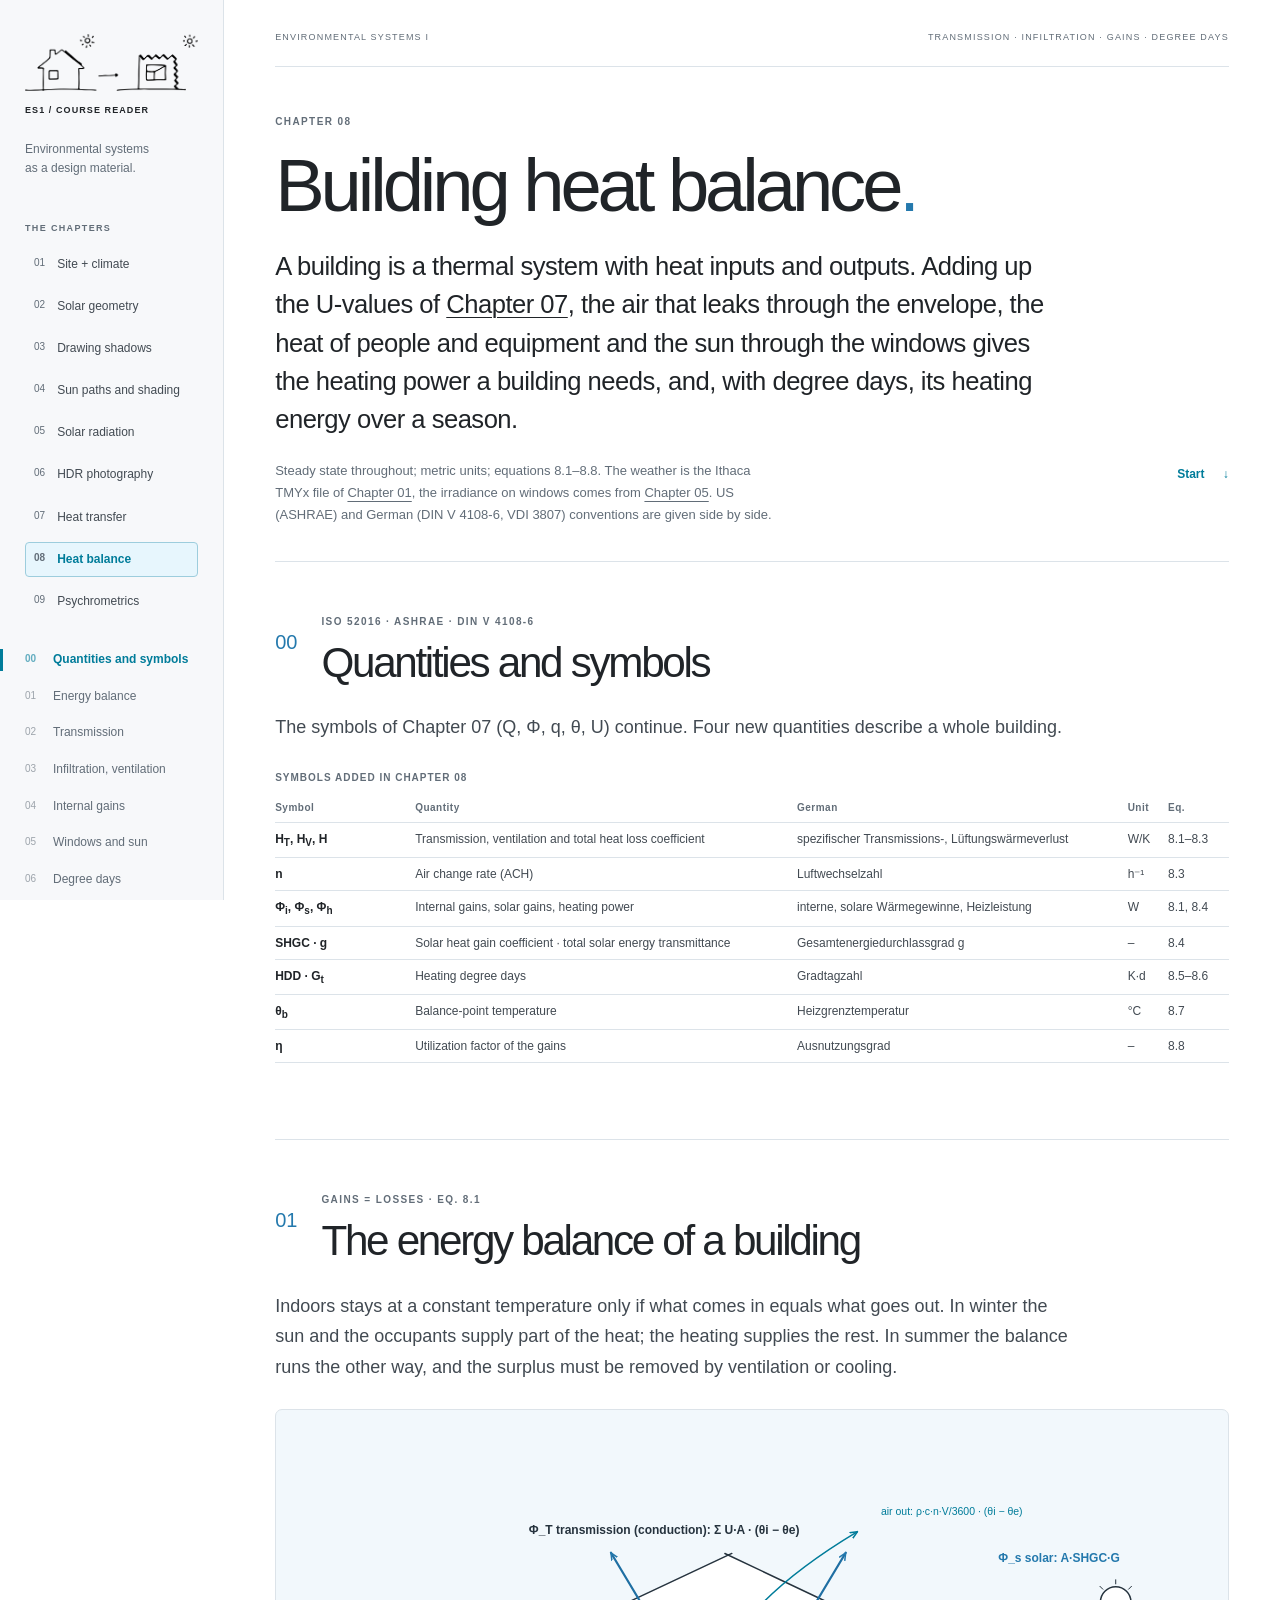
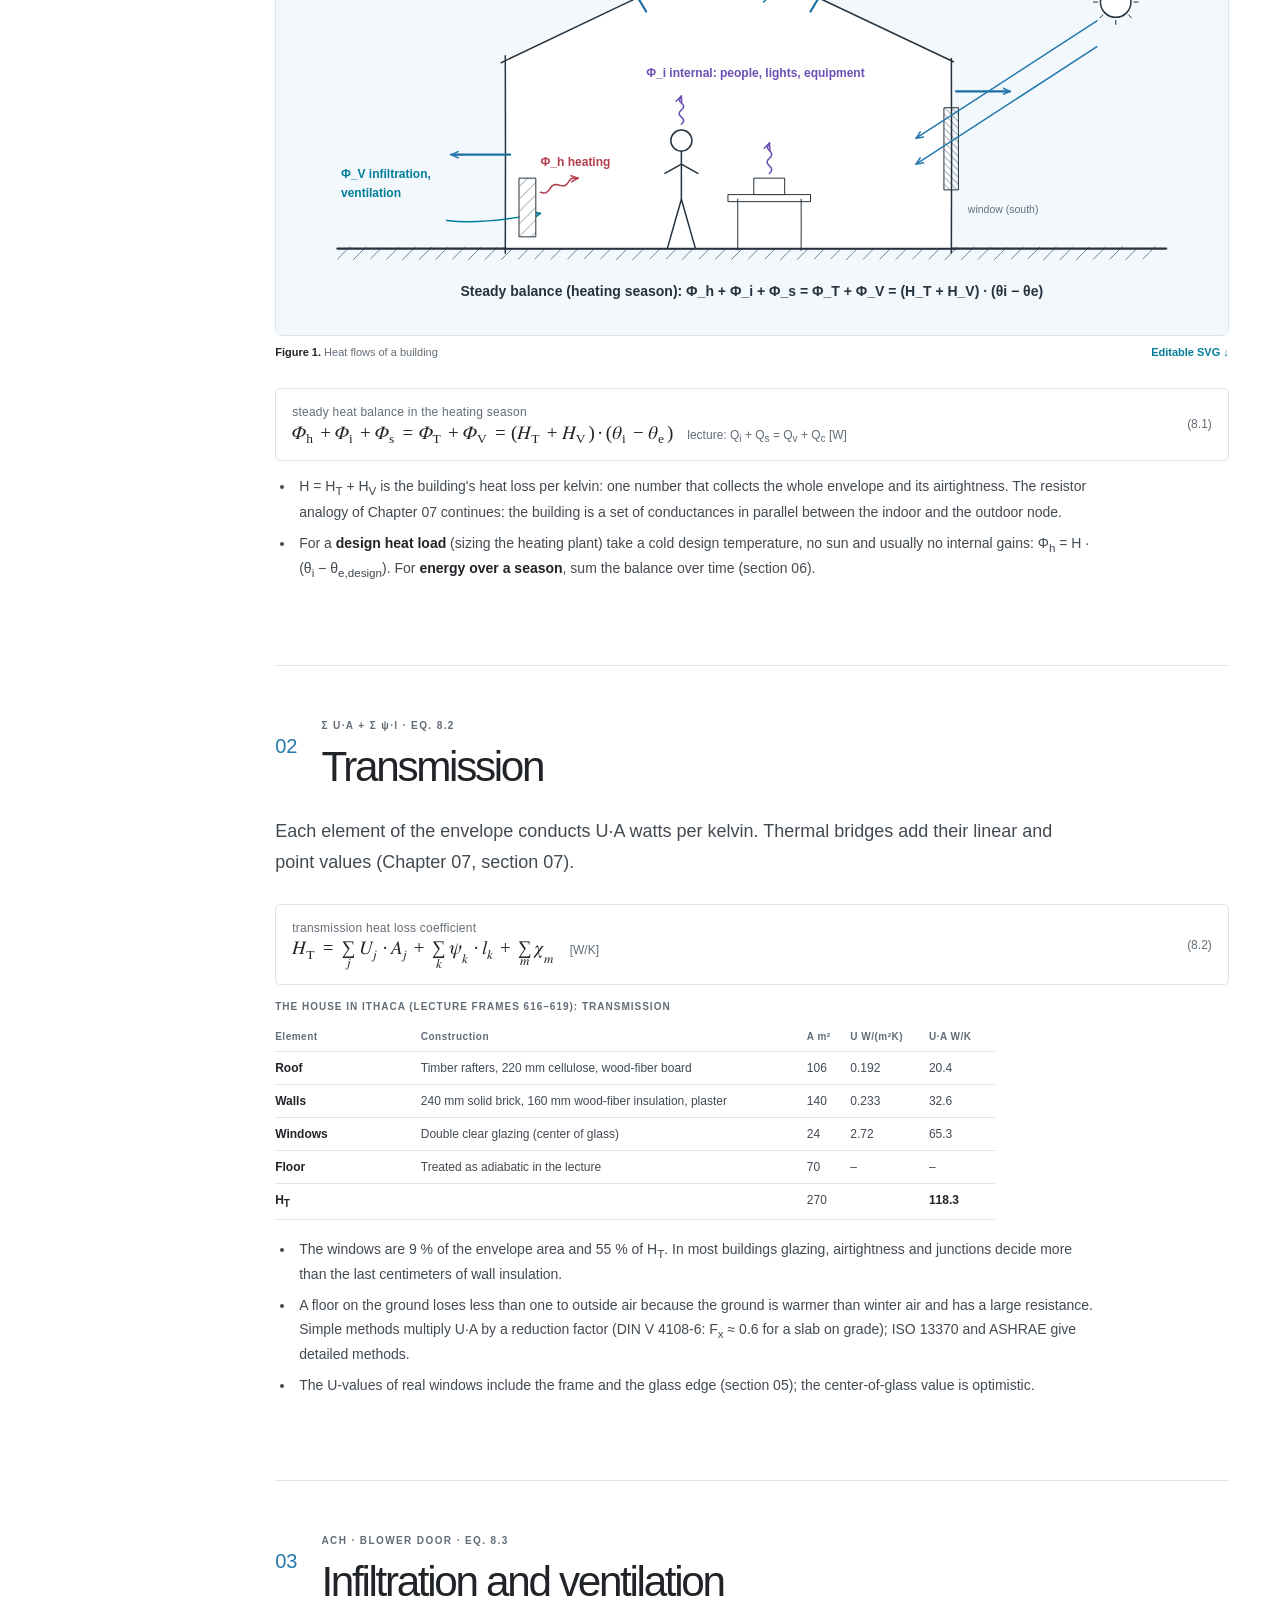
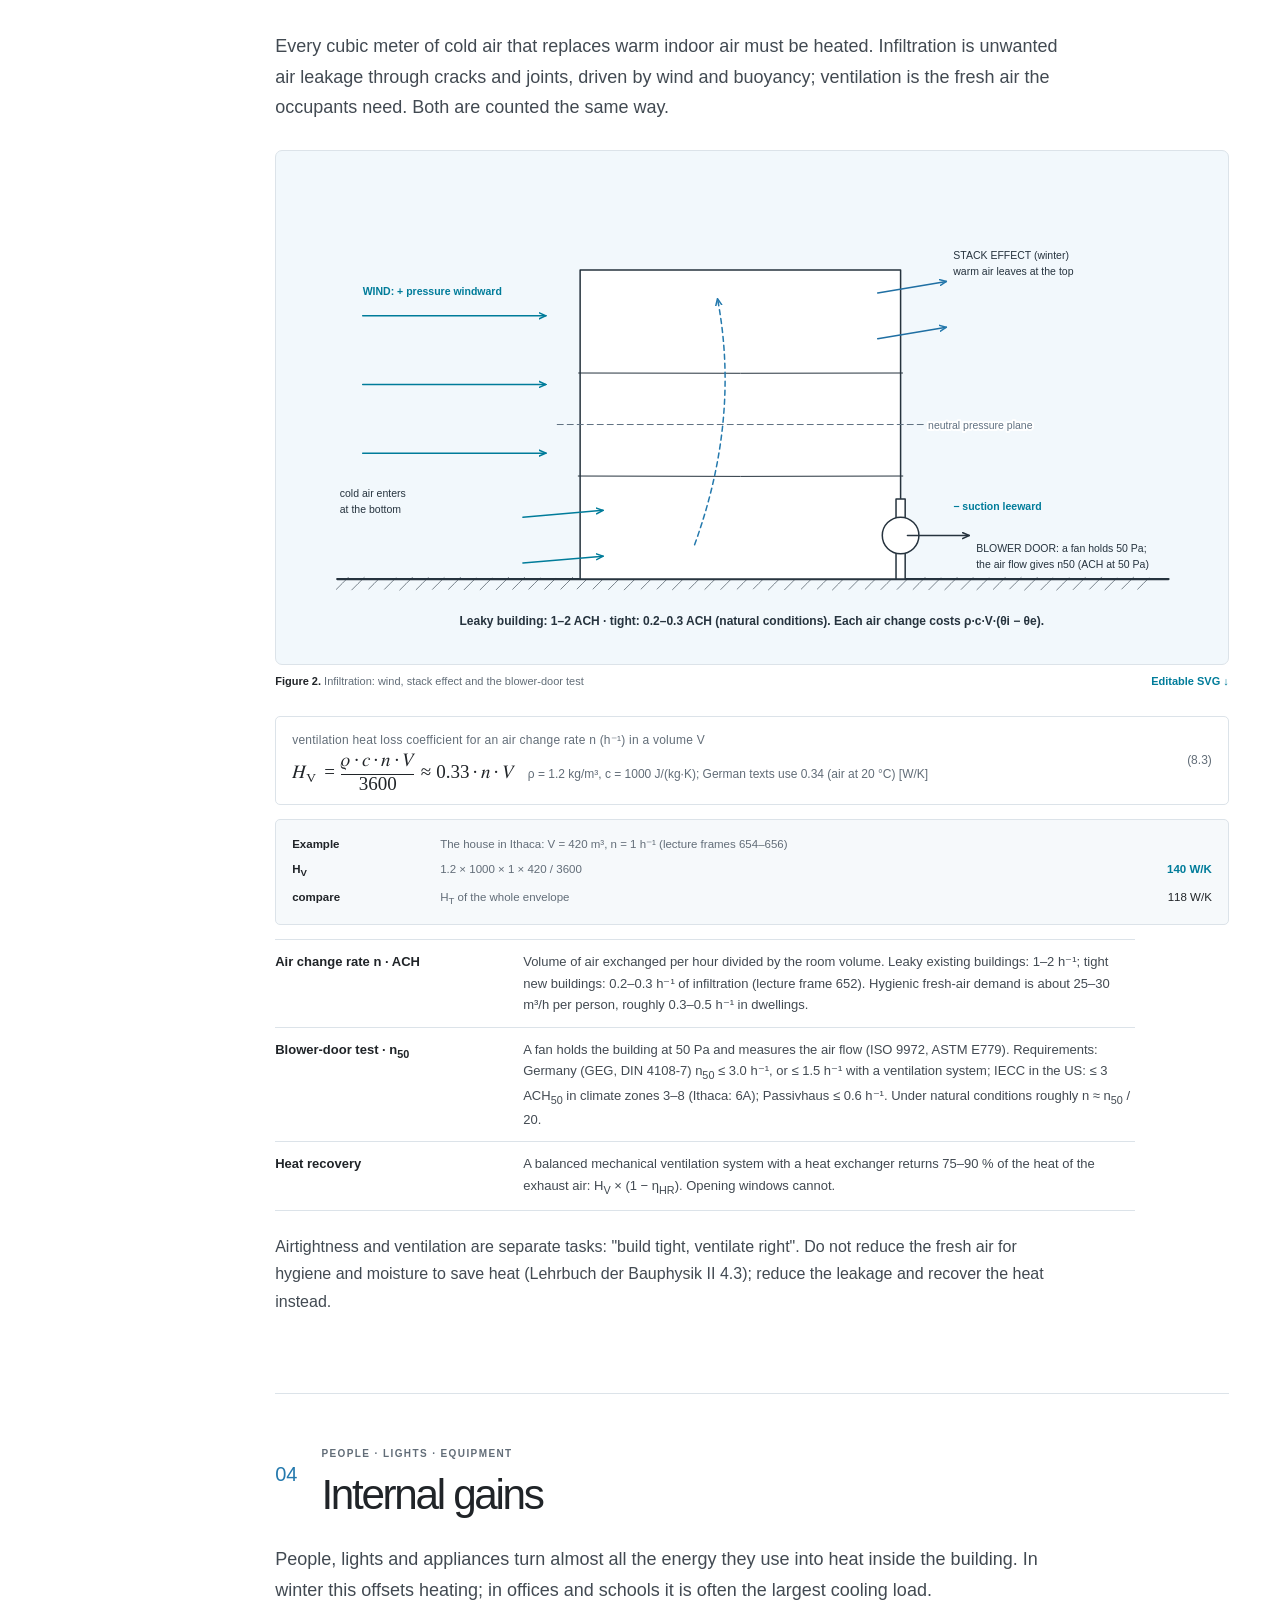
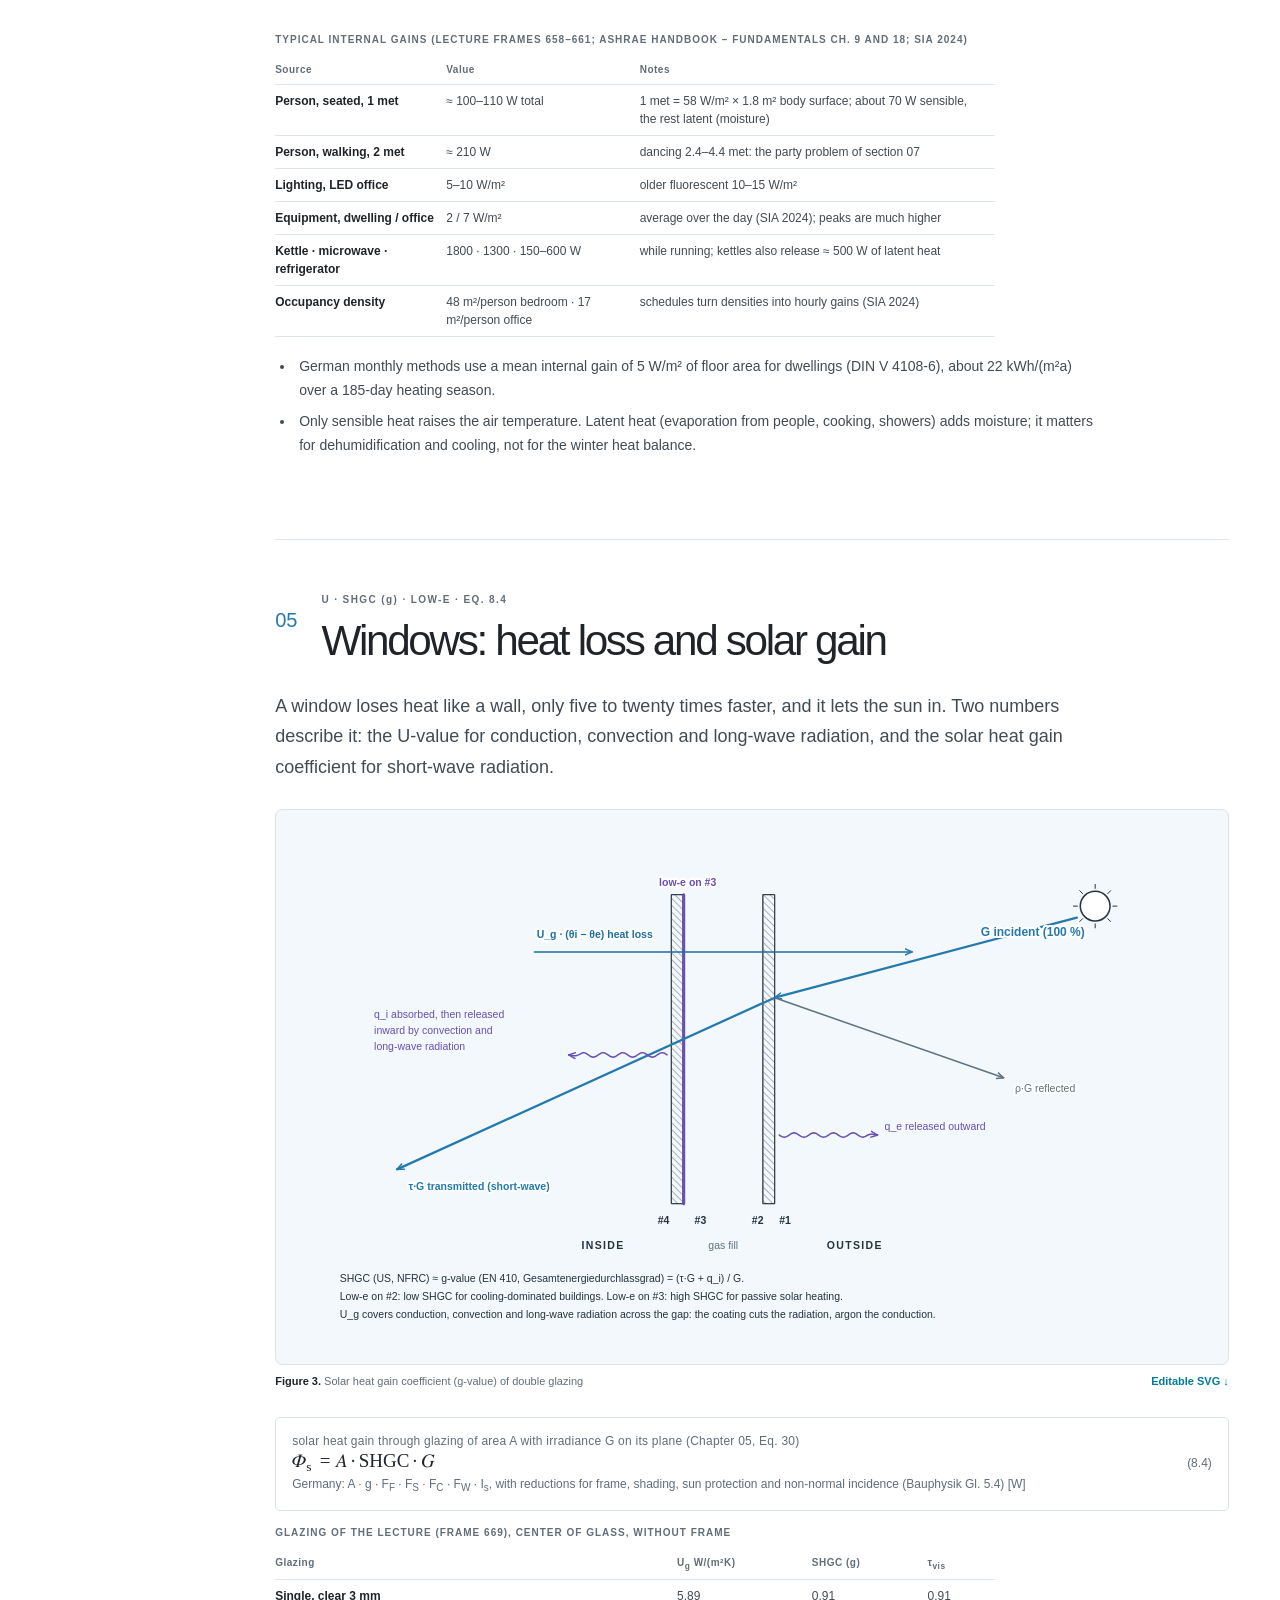
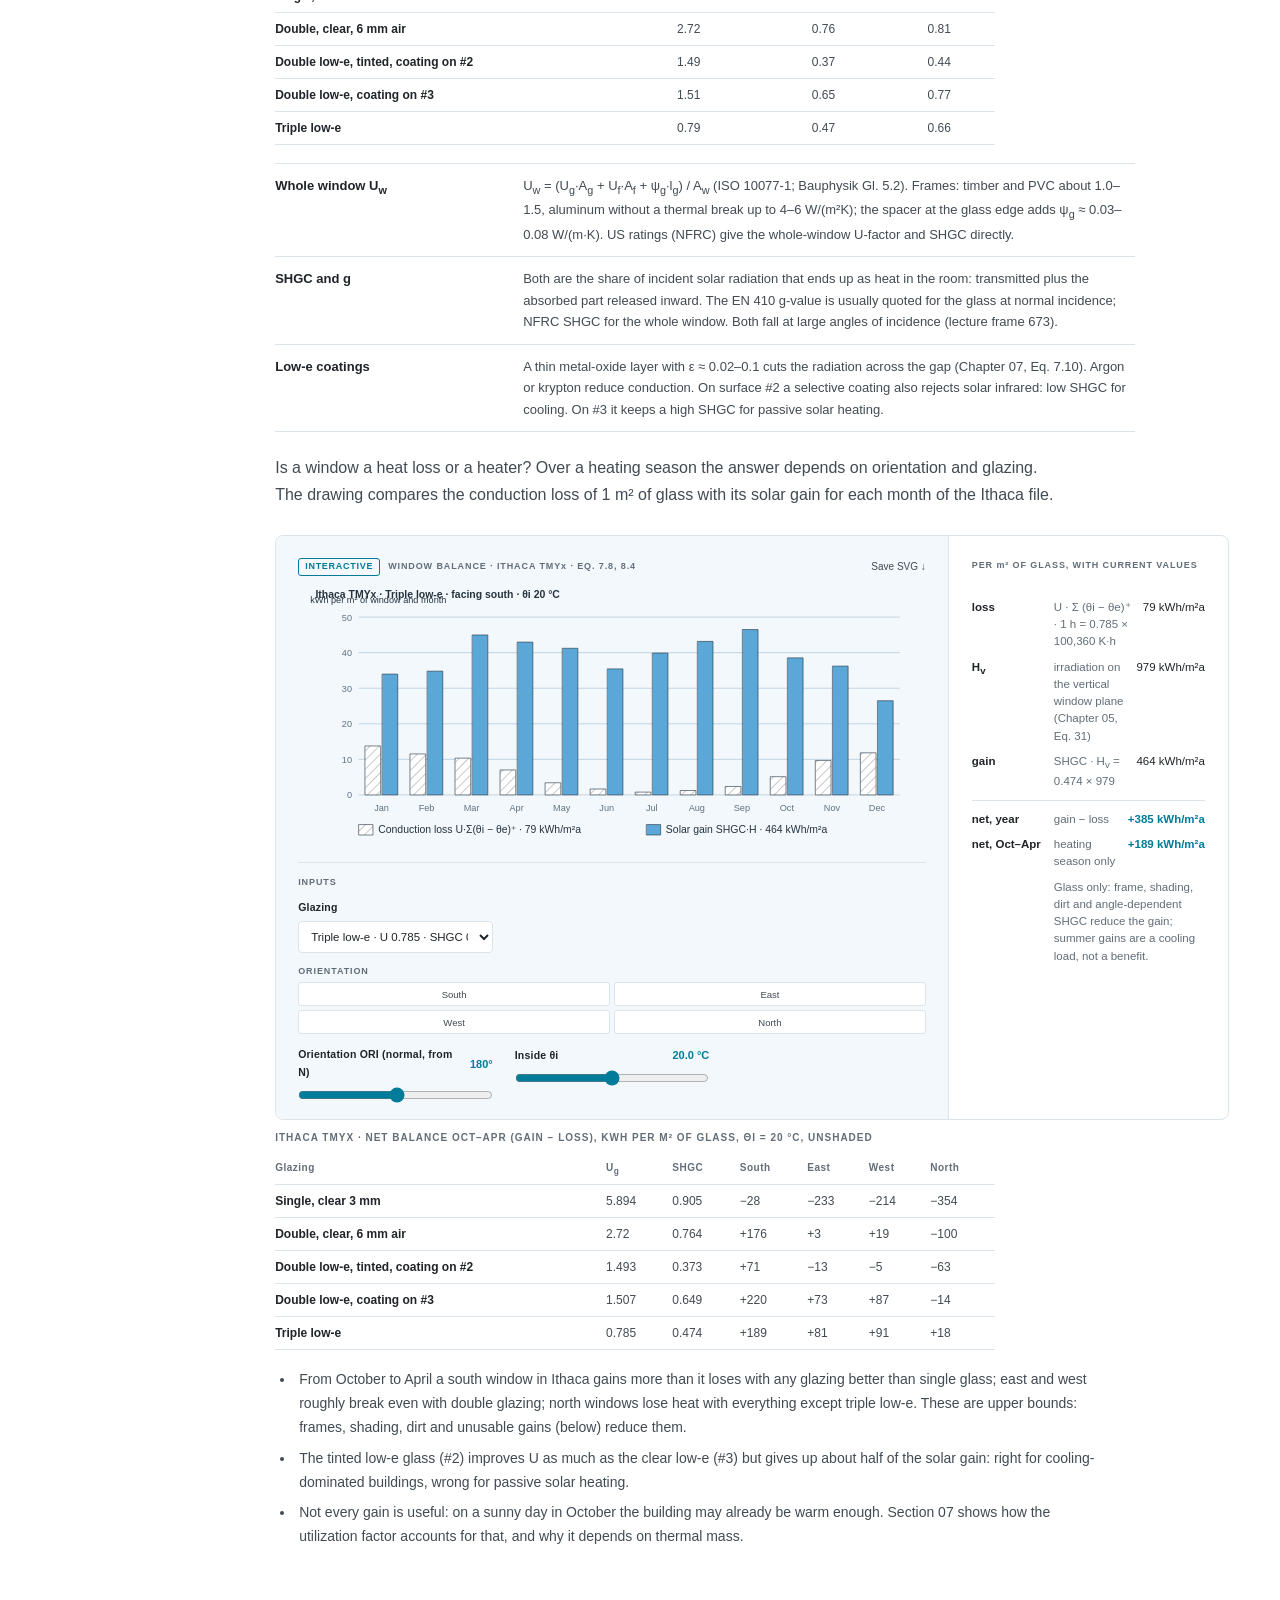
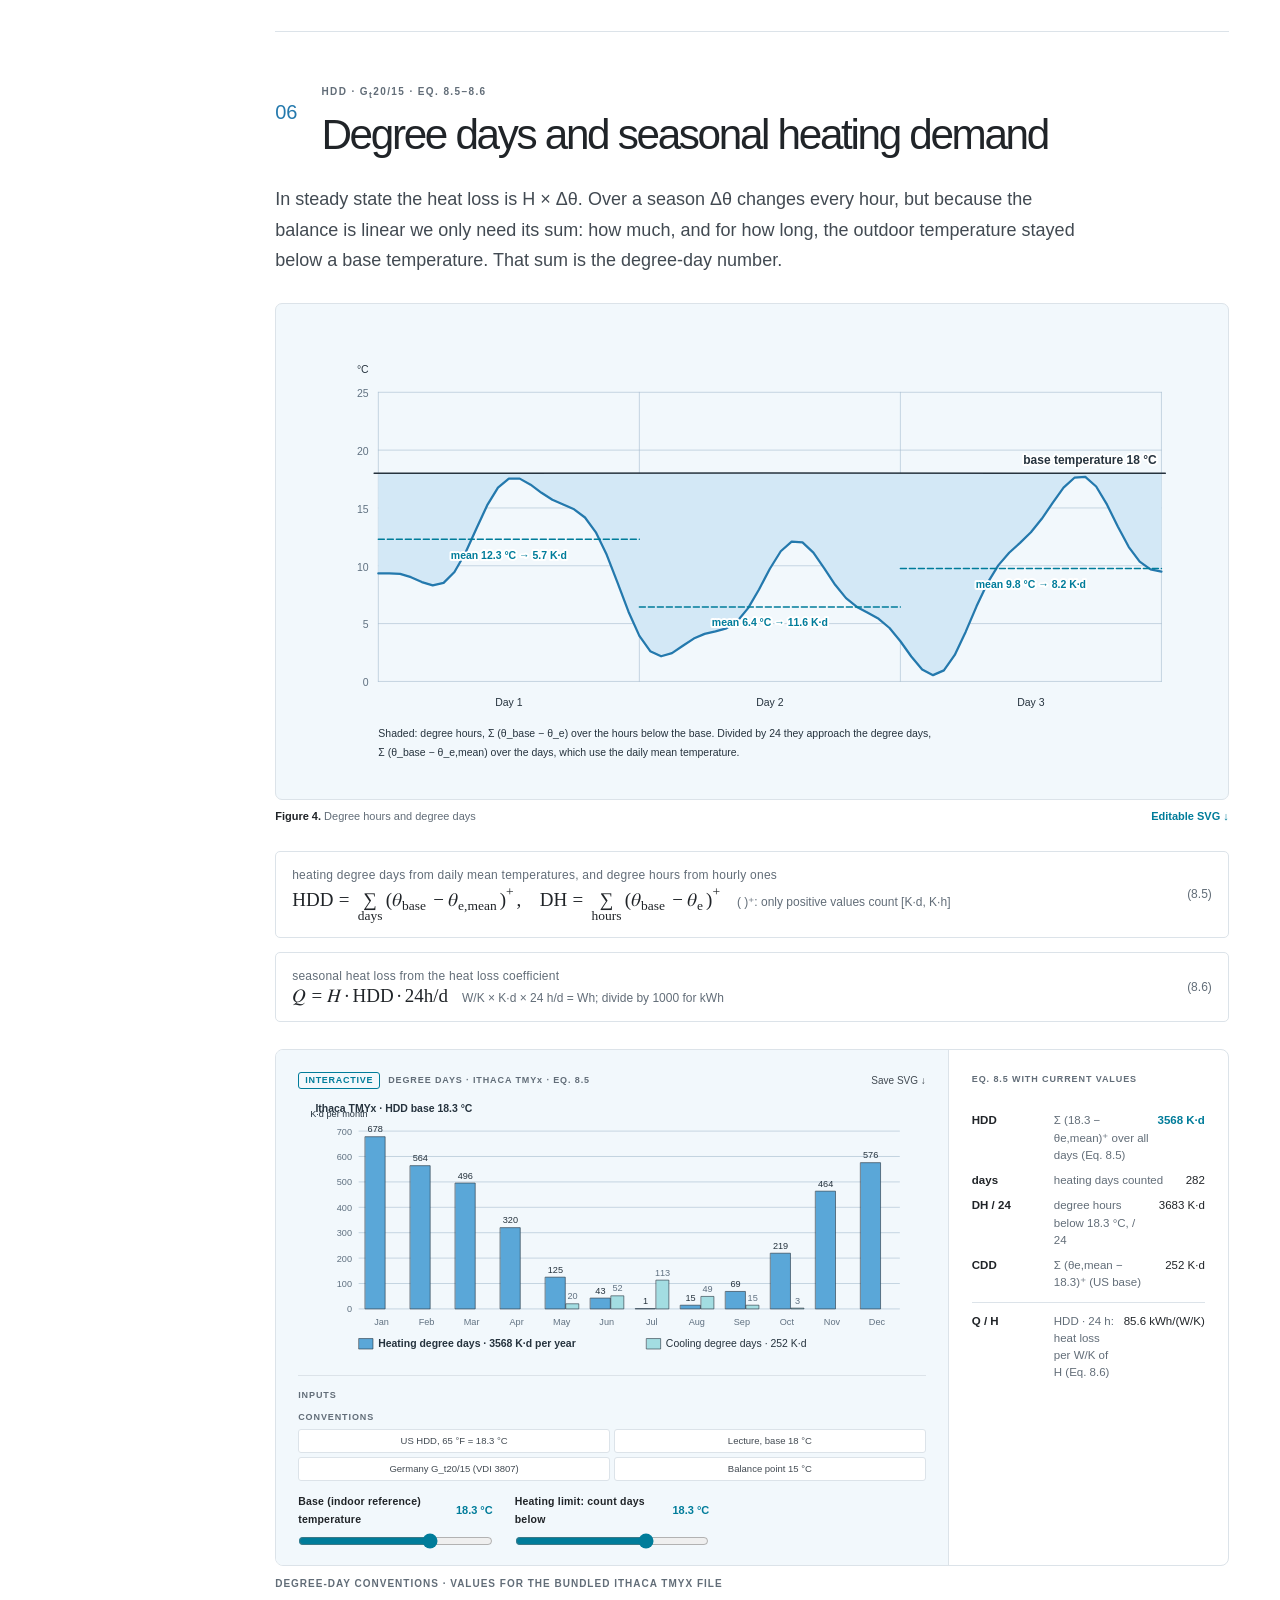
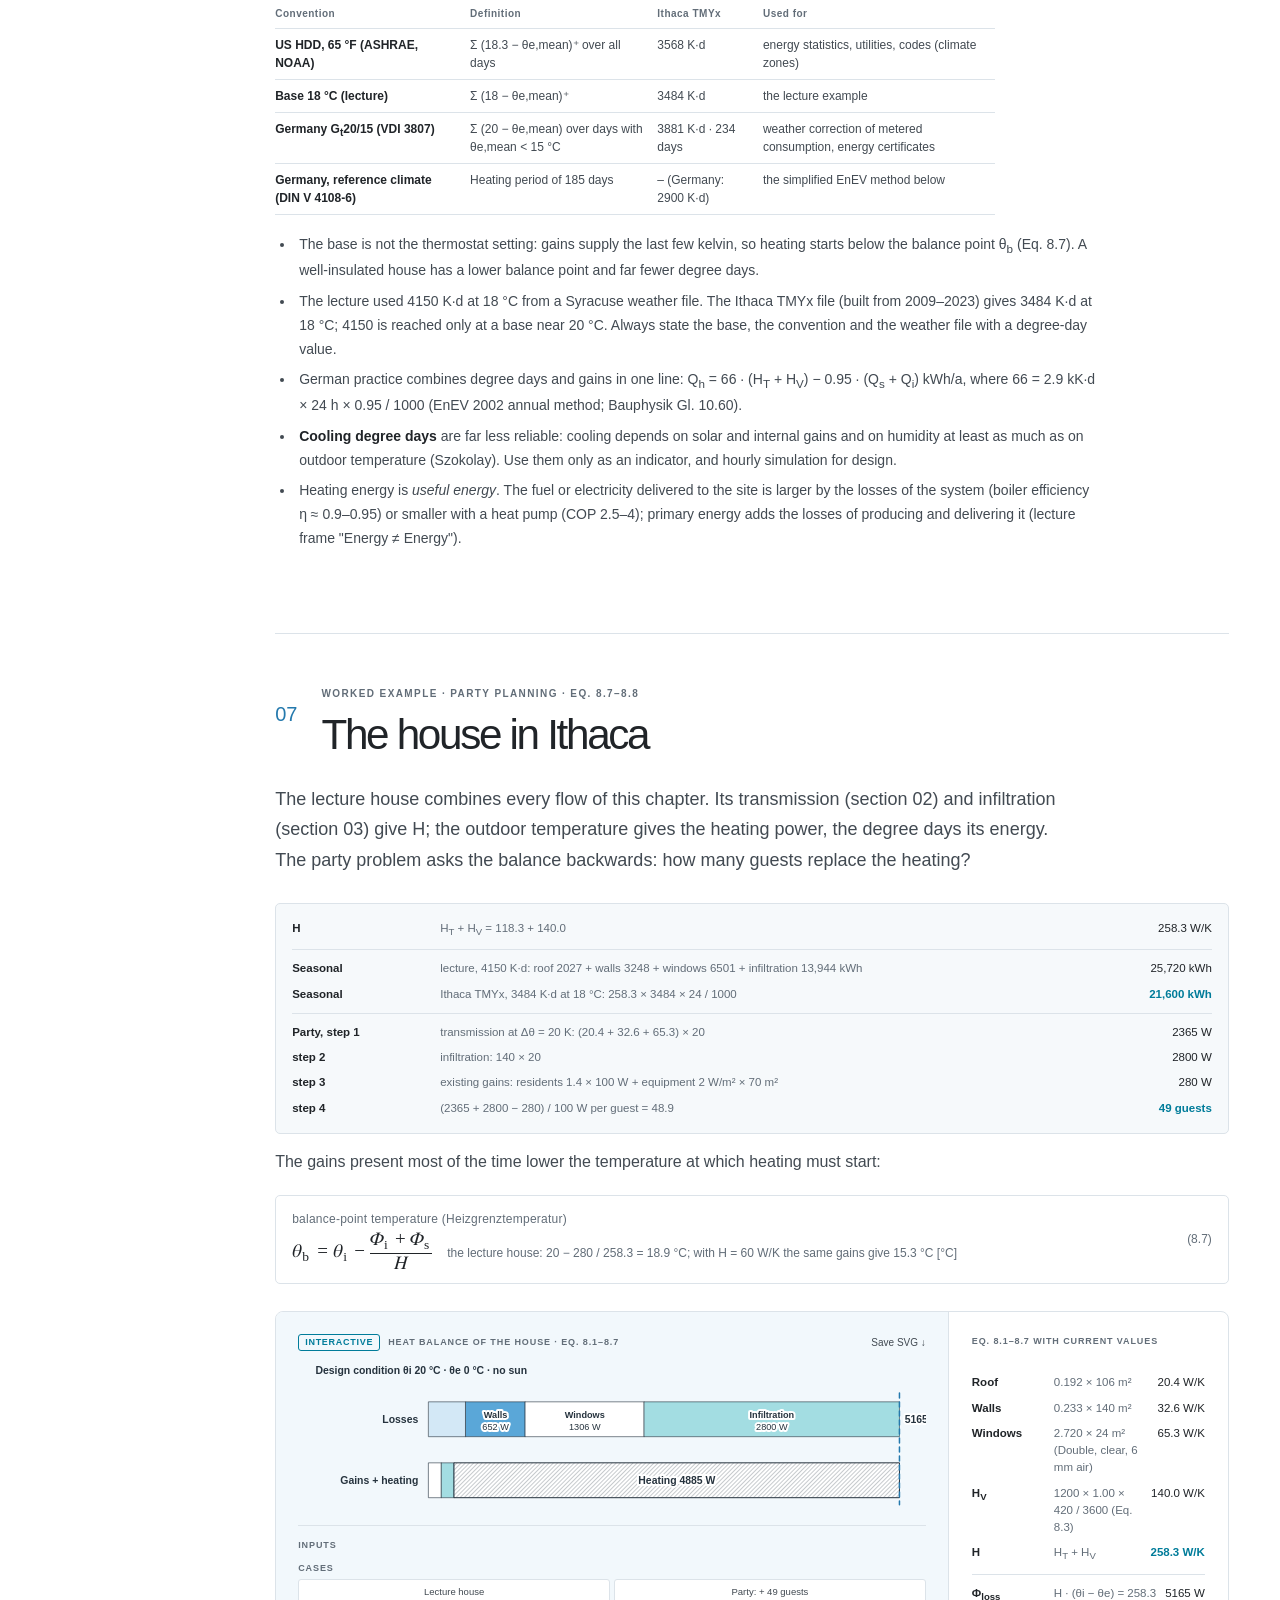
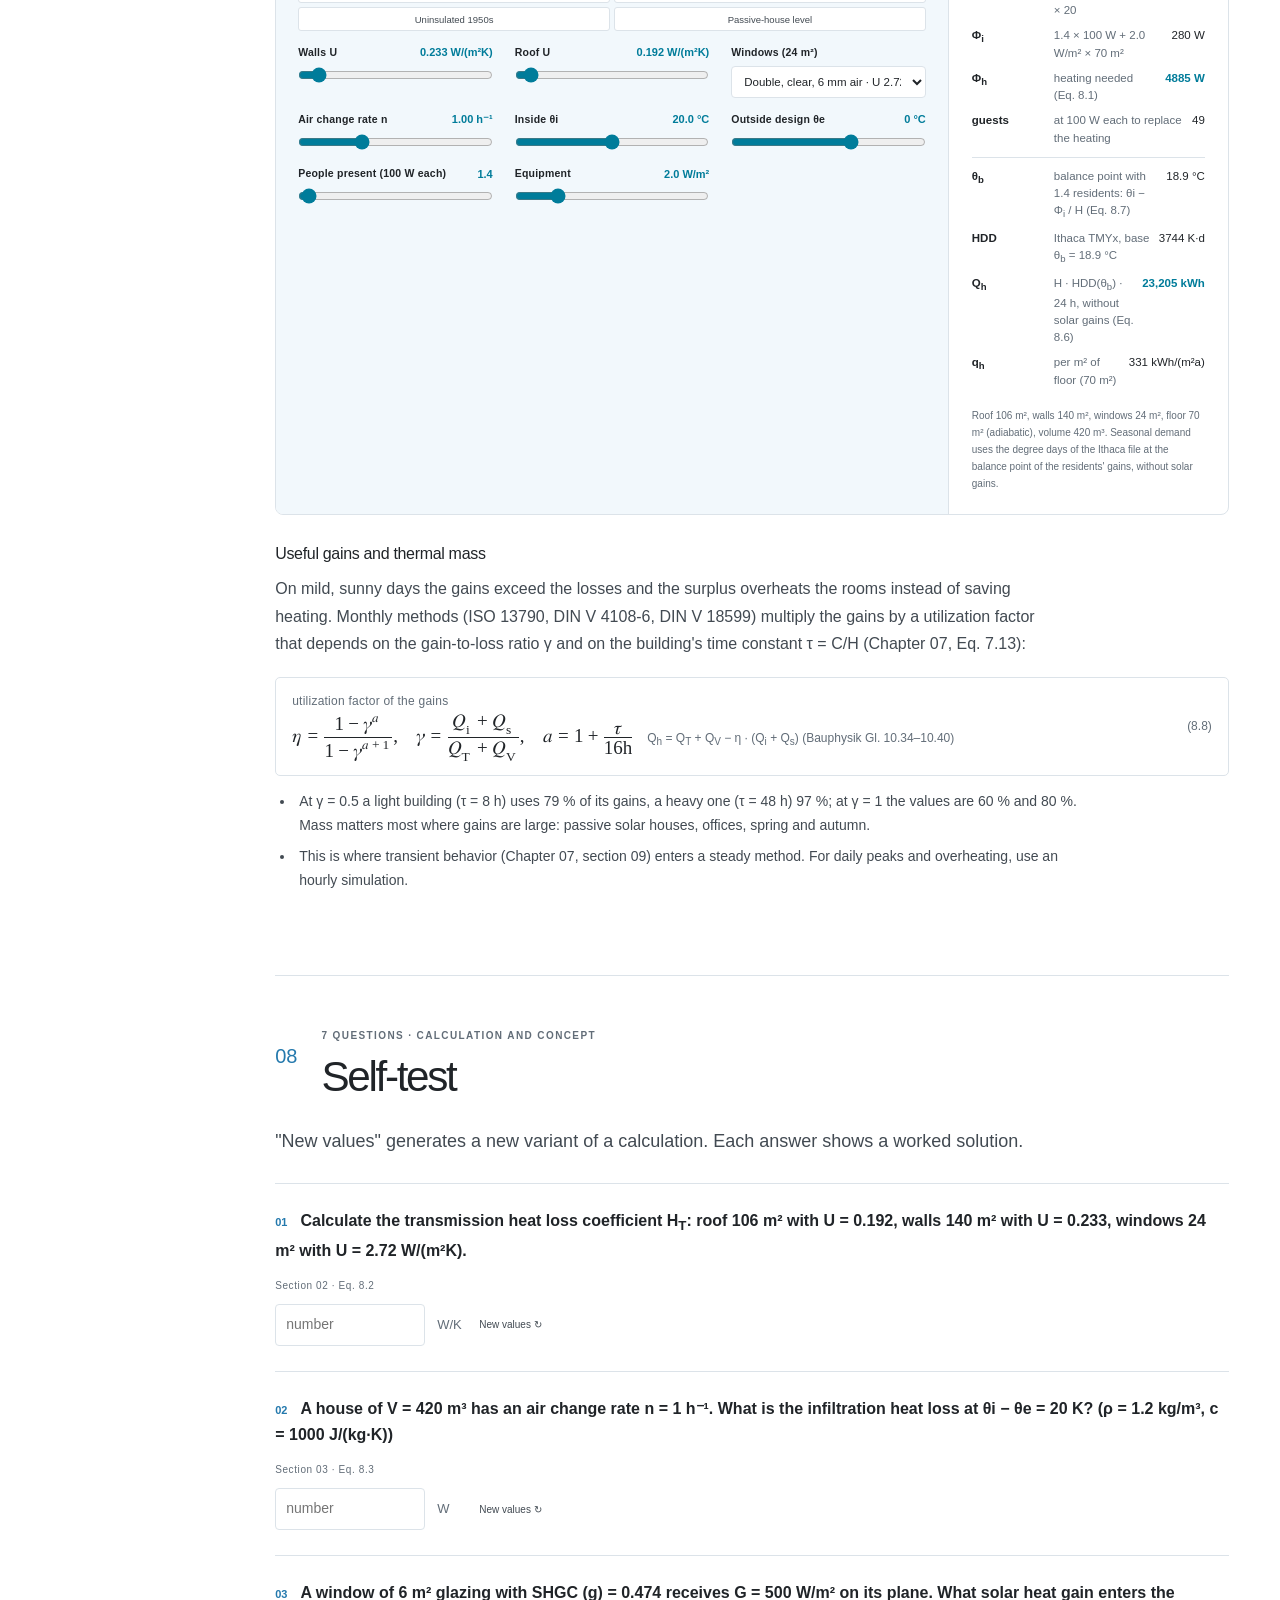
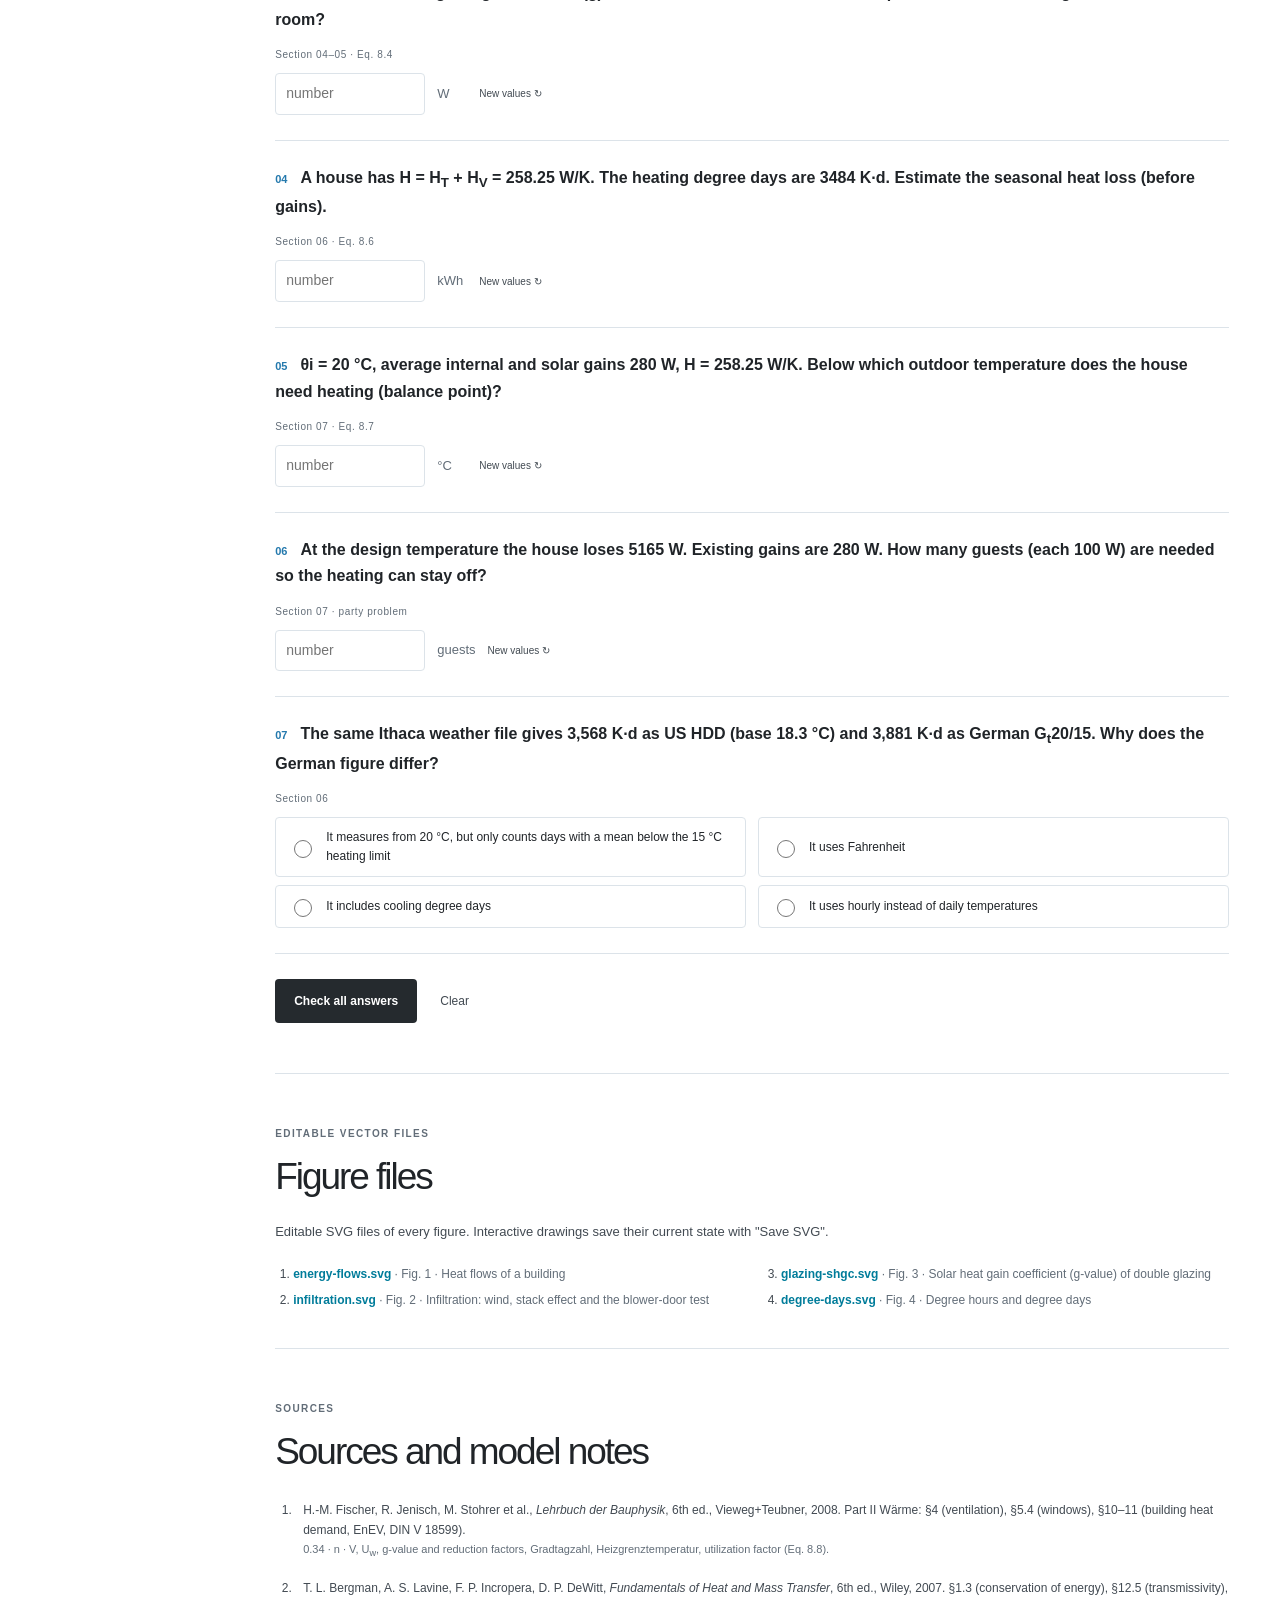
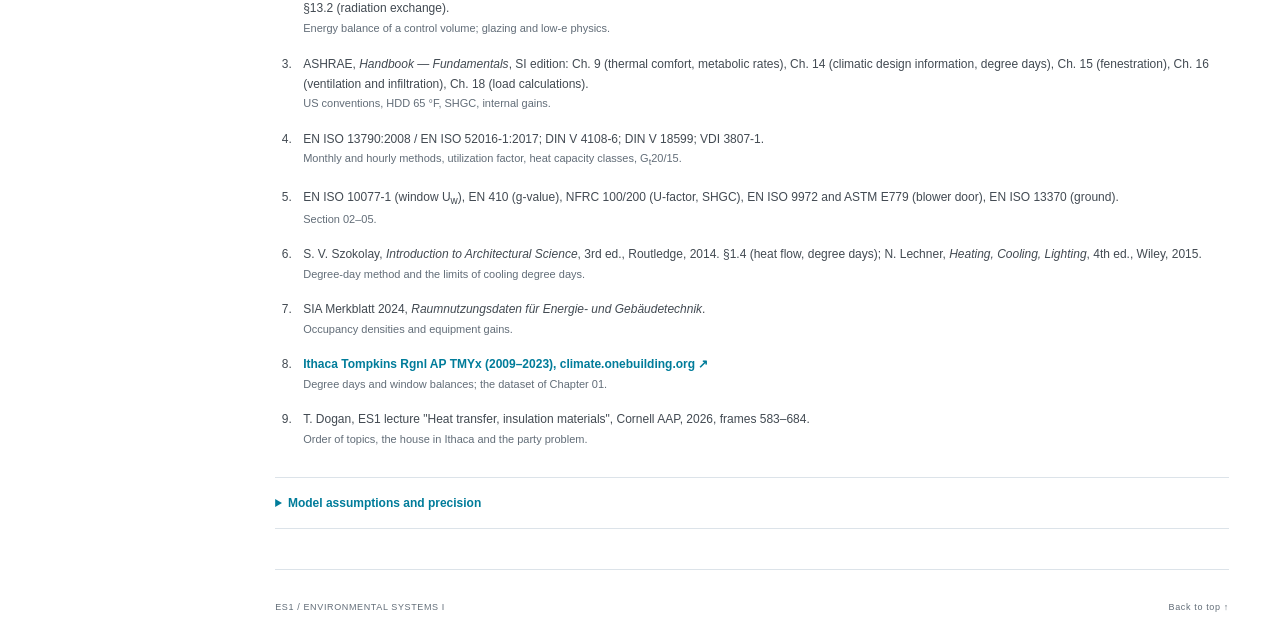
<file: heat-balance.html>
<!doctype html>
<!-- Generated from content/heat-balance/ by the local content build. Edit the Markdown source. -->
<html lang="en">
<head>
  <meta charset="utf-8">
  <meta name="viewport" content="width=device-width, initial-scale=1">
  <meta name="description" content="ES1 course reader, Chapter 08: the steady-state heat balance of a building. Transmission, infiltration and ventilation, internal and solar gains, windows, degree days in US and German conventions, seasonal heating demand and a worked example from the Ithaca weather file. Metric.">
  <meta name="author" content="Timur Dogan">
  <meta name="theme-color" content="#ffffff">
  <title>Heat balance · ES1 Course Reader</title>
  <link rel="icon" href="./assets/course-logo.png" type="image/png">
  <script src="./src/theme.js"></script>
  <link rel="stylesheet" href="./styles.css">
  <link rel="stylesheet" href="./theme.css">
  <link rel="stylesheet" href="./solar.css">
  <link rel="stylesheet" href="./heat.css">
  <script defer src="./assets/balance.bundle.js"></script>
</head>
<body>
<a class="skip-link" href="#main">Skip to chapter</a>
<div class="mobile-bar"><a href="#top" class="wordmark"><img class="course-logo" src="./assets/course-logo.png" alt="ES1" width="372" height="123"><span>Course reader</span></a><div class="mobile-actions"><button type="button" class="theme-toggle" data-theme-toggle aria-label="Switch to dark mode" aria-pressed="false"><svg viewBox="0 0 24 24" fill="none" stroke="currentColor" stroke-width="1.6" aria-hidden="true"><circle cx="12" cy="12" r="8"/><path d="M12 4a8 8 0 0 1 0 16Z" fill="currentColor" stroke="none"/></svg></button><button id="menu-toggle" aria-expanded="false" aria-controls="sidebar">Contents <span aria-hidden="true">☰</span></button></div></div>
<aside class="sidebar" id="sidebar" aria-label="Chapter navigation">
  <a class="brand" href="#top"><img class="course-logo" src="./assets/course-logo.png" alt="ES1" width="372" height="123"><span class="brand-sub">ES1 / COURSE READER</span></a>
  <p class="sidebar-intro">Environmental systems<br>as a design material.</p>
  <div class="chapter-label">THE CHAPTERS</div><div class="course-chapters"><a href="./site-climate.html"><span>01</span>Site + climate</a><a href="./index.html"><span>02</span>Solar geometry</a><a href="./shadow-drawing.html"><span>03</span>Drawing shadows</a><a href="./sun-paths-shading.html"><span>04</span>Sun paths and shading</a><a href="./solar-radiation.html"><span>05</span>Solar radiation</a><a href="./hdr-photography.html"><span>06</span>HDR photography</a><a href="./heat-transfer.html"><span>07</span>Heat transfer</a><a href="./heat-balance.html" aria-current="page"><span>08</span>Heat balance</a><a href="./psychrometrics.html"><span>09</span>Psychrometrics</a></div>
  <nav aria-label="On this page">
<a href="#symbols" class="active"><span>00</span>Quantities and symbols</a>
<a href="#balance"><span>01</span>Energy balance</a>
<a href="#transmission"><span>02</span>Transmission</a>
<a href="#ventilation"><span>03</span>Infiltration, ventilation</a>
<a href="#internal"><span>04</span>Internal gains</a>
<a href="#windows"><span>05</span>Windows and sun</a>
<a href="#degreedays"><span>06</span>Degree days</a>
<a href="#house"><span>07</span>The house in Ithaca</a>
<a href="#quiz"><span>08</span>Self-test</a>
</nav>
  <div class="sidebar-bottom"><button type="button" class="theme-toggle" data-theme-toggle aria-label="Switch to dark mode" aria-pressed="false"><span data-theme-label>Dark mode</span><svg viewBox="0 0 24 24" fill="none" stroke="currentColor" stroke-width="1.6" aria-hidden="true"><circle cx="12" cy="12" r="8"/><path d="M12 4a8 8 0 0 1 0 16Z" fill="currentColor" stroke="none"/></svg></button><div class="reading-label"><span>Reading position</span><span id="progress-number">0%</span></div><div class="progress-track"><div id="reading-progress"></div></div><a href="./index.html#author">About the instructor <span aria-hidden="true">↗</span></a><a href="#figures">Figure files (SVG) <span aria-hidden="true">↗</span></a><a href="#references">Sources and model notes <span aria-hidden="true">↗</span></a><p>Environmental Systems I<br>Cornell AAP</p></div>
</aside>
<main id="main">
  <header class="hero" id="top">
<div class="topline"><span>ENVIRONMENTAL SYSTEMS I</span><span>TRANSMISSION · INFILTRATION · GAINS · DEGREE DAYS</span></div>
<div class="hero-heading"><div><p class="eyebrow">CHAPTER 08</p><h1>Building heat balance<span class="title-dot">.</span></h1></div></div>
<p class="hero-lead">A building is a thermal system with heat inputs and outputs. Adding up the U-values of <a href="./heat-transfer.html">Chapter 07</a>, the air that leaks through the envelope, the heat of people and equipment and the sun through the windows gives the heating power a building needs, and, with degree days, its heating energy over a season.</p>
<div class="hero-bottom"><p>Steady state throughout; metric units; equations 8.1–8.8. The weather is the Ithaca TMYx file of <a href="./site-climate.html#weather">Chapter 01</a>, the irradiance on windows comes from <a href="./solar-radiation.html#irradiation">Chapter 05</a>. US (ASHRAE) and German (DIN V 4108-6, VDI 3807) conventions are given side by side.</p>
<a href="#symbols" class="text-link">Start <span aria-hidden="true">↓</span></a>

</div>


</header>
  <noscript><p class="notice">The text, equations, tables and figures work without JavaScript. Enable JavaScript for the interactive drawings, the window table and the self-test.</p></noscript>
  <section id="symbols" class="reader-section">
<div class="section-heading"><span class="section-number">00</span><div><p class="eyebrow">ISO 52016 · ASHRAE · DIN V 4108-6</p><h2>Quantities and symbols</h2></div></div>
<p class="section-lead">The symbols of Chapter 07 (Q, Φ, q, θ, U) continue. Four new quantities describe a whole building.</p>
<div class="table-wrap"><table class="nomenclature heat-table"><caption>Symbols added in Chapter 08</caption><thead><tr><th scope="col">Symbol</th><th scope="col">Quantity</th><th scope="col">German</th><th scope="col">Unit</th><th scope="col">Eq.</th></tr></thead><tbody>
<tr><th scope="row">H<sub>T</sub>, H<sub>V</sub>, H</th><td>Transmission, ventilation and total heat loss coefficient</td><td>spezifischer Transmissions-, Lüftungswärmeverlust</td><td>W/K</td><td>8.1–8.3</td></tr>
<tr><th scope="row">n</th><td>Air change rate (ACH)</td><td>Luftwechselzahl</td><td>h⁻¹</td><td>8.3</td></tr>
<tr><th scope="row">Φ<sub>i</sub>, Φ<sub>s</sub>, Φ<sub>h</sub></th><td>Internal gains, solar gains, heating power</td><td>interne, solare Wärmegewinne, Heizleistung</td><td>W</td><td>8.1, 8.4</td></tr>
<tr><th scope="row">SHGC · g</th><td>Solar heat gain coefficient · total solar energy transmittance</td><td>Gesamtenergiedurchlassgrad g</td><td>–</td><td>8.4</td></tr>
<tr><th scope="row">HDD · G<sub>t</sub></th><td>Heating degree days</td><td>Gradtagzahl</td><td>K·d</td><td>8.5–8.6</td></tr>
<tr><th scope="row">θ<sub>b</sub></th><td>Balance-point temperature</td><td>Heizgrenztemperatur</td><td>°C</td><td>8.7</td></tr>
<tr><th scope="row">η</th><td>Utilization factor of the gains</td><td>Ausnutzungsgrad</td><td>–</td><td>8.8</td></tr>
</tbody></table>

</div>


</section>

<section id="balance" class="reader-section">
<div class="section-heading"><span class="section-number">01</span><div><p class="eyebrow">GAINS = LOSSES · EQ. 8.1</p><h2>The energy balance of a building</h2></div></div>
<p class="section-lead">Indoors stays at a constant temperature only if what comes in equals what goes out. In winter the sun and the occupants supply part of the heat; the heating supplies the rest. In summer the balance runs the other way, and the surplus must be removed by ventilation or cooling.</p>
<!-- FIG:energy-flows_START -->
<figure class="fig" id="fig-energy-flows"><div class="fig-plate"><svg xmlns="http://www.w3.org/2000/svg" viewBox="0 0 780 420" class="diagram" role="img" aria-label="Heat flows that set the indoor temperature of a building"><title>Heat flows that set the indoor temperature of a building</title><defs><marker id="ef-arrow-ink" viewBox="0 0 10 10" refX="9" refY="5" markerWidth="7" markerHeight="7" orient="auto-start-reverse" markerUnits="userSpaceOnUse"><path d="M0,1 L9,5 L0,9" fill="none" stroke="light-dark(#26333e, #edf4fa)" stroke-width="1.5"/></marker><marker id="ef-arrow-alt" viewBox="0 0 10 10" refX="9" refY="5" markerWidth="7" markerHeight="7" orient="auto-start-reverse" markerUnits="userSpaceOnUse"><path d="M0,1 L9,5 L0,9" fill="none" stroke="light-dark(#2479ad, #8bcfff)" stroke-width="1.5"/></marker><marker id="ef-arrow-azi" viewBox="0 0 10 10" refX="9" refY="5" markerWidth="7" markerHeight="7" orient="auto-start-reverse" markerUnits="userSpaceOnUse"><path d="M0,1 L9,5 L0,9" fill="none" stroke="light-dark(#007c9a, #6bd8f0)" stroke-width="1.5"/></marker><marker id="ef-arrow-third" viewBox="0 0 10 10" refX="9" refY="5" markerWidth="7" markerHeight="7" orient="auto-start-reverse" markerUnits="userSpaceOnUse"><path d="M0,1 L9,5 L0,9" fill="none" stroke="light-dark(#6a4fb3, #c3b2ff)" stroke-width="1.5"/></marker><marker id="ef-arrow-muted" viewBox="0 0 10 10" refX="9" refY="5" markerWidth="7" markerHeight="7" orient="auto-start-reverse" markerUnits="userSpaceOnUse"><path d="M0,1 L9,5 L0,9" fill="none" stroke="light-dark(#607181, #aabccb)" stroke-width="1.5"/></marker><marker id="ef-arrow-red" viewBox="0 0 10 10" refX="9" refY="5" markerWidth="7" markerHeight="7" orient="auto-start-reverse" markerUnits="userSpaceOnUse"><path d="M0,1 L9,5 L0,9" fill="none" stroke="light-dark(#b13d4c, #ff9daa)" stroke-width="1.5"/></marker><pattern id="ef-hatch-shadow" patternUnits="userSpaceOnUse" width="3.4" height="3.4" patternTransform="rotate(45)"><rect width="3.4" height="3.4" fill="light-dark(#ffffff, #202124)"/><line x1="0" y1="0" x2="0" y2="3.4" stroke="light-dark(#26333e, #edf4fa)" stroke-width="0.6"/></pattern><pattern id="ef-hatch-shade" patternUnits="userSpaceOnUse" width="7.5" height="7.5" patternTransform="rotate(45)"><rect width="7.5" height="7.5" fill="light-dark(#ffffff, #202124)"/><line x1="0" y1="0" x2="0" y2="7.5" stroke="light-dark(#26333e, #edf4fa)" stroke-width="0.6"/></pattern><pattern id="ef-hatch-screen" patternUnits="userSpaceOnUse" width="4.2" height="4.2" patternTransform="rotate(135)"><line x1="0" y1="0" x2="0" y2="4.2" stroke="light-dark(#26333e, #edf4fa)" stroke-width="0.6"/></pattern></defs><g font-family="Helvetica Neue, Helvetica, Arial, sans-serif"><g id="ef-house"><path d="M36.97,360 Q389.98,359.98 742.99,360" fill="none" stroke="light-dark(#26333e, #edf4fa)" stroke-width="2.25" stroke-linecap="round" stroke-linejoin="round"/><path d="M47.51,358.49 Q42.28,363.75 37.03,368.97" fill="none" stroke="light-dark(#26333e, #edf4fa)" stroke-width="0.6" stroke-linecap="round" stroke-linejoin="round"/><path d="M61.34,358.66 Q55.91,364.07 50.51,369.49" fill="none" stroke="light-dark(#26333e, #edf4fa)" stroke-width="0.6" stroke-linecap="round" stroke-linejoin="round"/><path d="M74.65,359.35 Q70,364.03 65.32,368.68" fill="none" stroke="light-dark(#26333e, #edf4fa)" stroke-width="0.6" stroke-linecap="round" stroke-linejoin="round"/><path d="M88.99,359.01 Q84.03,363.96 79.09,368.91" fill="none" stroke="light-dark(#26333e, #edf4fa)" stroke-width="0.6" stroke-linecap="round" stroke-linejoin="round"/><path d="M103.44,358.56 Q97.93,364.1 92.39,369.61" fill="none" stroke="light-dark(#26333e, #edf4fa)" stroke-width="0.6" stroke-linecap="round" stroke-linejoin="round"/><path d="M117.28,358.72 Q112.03,364.01 106.74,369.26" fill="none" stroke="light-dark(#26333e, #edf4fa)" stroke-width="0.6" stroke-linecap="round" stroke-linejoin="round"/><path d="M131.13,358.87 Q126.05,363.94 120.98,369.02" fill="none" stroke="light-dark(#26333e, #edf4fa)" stroke-width="0.6" stroke-linecap="round" stroke-linejoin="round"/><path d="M145.4,358.6 Q140.25,363.79 135.05,368.95" fill="none" stroke="light-dark(#26333e, #edf4fa)" stroke-width="0.6" stroke-linecap="round" stroke-linejoin="round"/><path d="M158.91,359.09 Q153.79,364.2 148.69,369.31" fill="none" stroke="light-dark(#26333e, #edf4fa)" stroke-width="0.6" stroke-linecap="round" stroke-linejoin="round"/><path d="M172.89,359.11 Q167.8,364.24 162.67,369.33" fill="none" stroke="light-dark(#26333e, #edf4fa)" stroke-width="0.6" stroke-linecap="round" stroke-linejoin="round"/><path d="M187.46,358.54 Q182.06,363.93 176.67,369.33" fill="none" stroke="light-dark(#26333e, #edf4fa)" stroke-width="0.6" stroke-linecap="round" stroke-linejoin="round"/><path d="M201.38,358.62 Q196.23,363.82 191.04,368.96" fill="none" stroke="light-dark(#26333e, #edf4fa)" stroke-width="0.6" stroke-linecap="round" stroke-linejoin="round"/><path d="M214.91,359.09 Q210.05,364 205.15,368.85" fill="none" stroke="light-dark(#26333e, #edf4fa)" stroke-width="0.6" stroke-linecap="round" stroke-linejoin="round"/><path d="M228.69,359.31 Q223.83,364.13 219.02,368.98" fill="none" stroke="light-dark(#26333e, #edf4fa)" stroke-width="0.6" stroke-linecap="round" stroke-linejoin="round"/><path d="M243.48,358.52 Q238.31,363.7 233.13,368.87" fill="none" stroke="light-dark(#26333e, #edf4fa)" stroke-width="0.6" stroke-linecap="round" stroke-linejoin="round"/><path d="M256.87,359.13 Q252.1,363.86 247.36,368.64" fill="none" stroke="light-dark(#26333e, #edf4fa)" stroke-width="0.6" stroke-linecap="round" stroke-linejoin="round"/><path d="M271.5,358.5 Q266.39,363.62 261.26,368.74" fill="none" stroke="light-dark(#26333e, #edf4fa)" stroke-width="0.6" stroke-linecap="round" stroke-linejoin="round"/><path d="M284.93,359.07 Q279.87,364.1 274.83,369.17" fill="none" stroke="light-dark(#26333e, #edf4fa)" stroke-width="0.6" stroke-linecap="round" stroke-linejoin="round"/><path d="M299.53,358.47 Q294.05,363.96 288.56,369.44" fill="none" stroke="light-dark(#26333e, #edf4fa)" stroke-width="0.6" stroke-linecap="round" stroke-linejoin="round"/><path d="M313.16,358.84 Q308.23,363.83 303.24,368.76" fill="none" stroke="light-dark(#26333e, #edf4fa)" stroke-width="0.6" stroke-linecap="round" stroke-linejoin="round"/><path d="M327.22,358.78 Q322.23,363.74 317.27,368.73" fill="none" stroke="light-dark(#26333e, #edf4fa)" stroke-width="0.6" stroke-linecap="round" stroke-linejoin="round"/><path d="M341.16,358.84 Q335.96,364.11 330.69,369.31" fill="none" stroke="light-dark(#26333e, #edf4fa)" stroke-width="0.6" stroke-linecap="round" stroke-linejoin="round"/><path d="M355.42,358.58 Q350.33,363.64 345.27,368.73" fill="none" stroke="light-dark(#26333e, #edf4fa)" stroke-width="0.6" stroke-linecap="round" stroke-linejoin="round"/><path d="M369.63,358.37 Q364.34,363.73 358.98,369.02" fill="none" stroke="light-dark(#26333e, #edf4fa)" stroke-width="0.6" stroke-linecap="round" stroke-linejoin="round"/><path d="M383.06,358.94 Q377.97,364.01 372.9,369.1" fill="none" stroke="light-dark(#26333e, #edf4fa)" stroke-width="0.6" stroke-linecap="round" stroke-linejoin="round"/><path d="M397.38,358.62 Q392.31,363.72 387.21,368.79" fill="none" stroke="light-dark(#26333e, #edf4fa)" stroke-width="0.6" stroke-linecap="round" stroke-linejoin="round"/><path d="M410.74,359.26 Q406.04,363.94 401.36,368.64" fill="none" stroke="light-dark(#26333e, #edf4fa)" stroke-width="0.6" stroke-linecap="round" stroke-linejoin="round"/><path d="M424.82,359.18 Q419.67,364.36 414.48,369.52" fill="none" stroke="light-dark(#26333e, #edf4fa)" stroke-width="0.6" stroke-linecap="round" stroke-linejoin="round"/><path d="M438.91,359.09 Q433.76,364.22 428.64,369.36" fill="none" stroke="light-dark(#26333e, #edf4fa)" stroke-width="0.6" stroke-linecap="round" stroke-linejoin="round"/><path d="M452.91,359.09 Q448.09,363.95 443.22,368.78" fill="none" stroke="light-dark(#26333e, #edf4fa)" stroke-width="0.6" stroke-linecap="round" stroke-linejoin="round"/><path d="M467.4,358.6 Q462.32,363.67 457.25,368.75" fill="none" stroke="light-dark(#26333e, #edf4fa)" stroke-width="0.6" stroke-linecap="round" stroke-linejoin="round"/><path d="M480.83,359.17 Q475.66,364.37 470.46,369.54" fill="none" stroke="light-dark(#26333e, #edf4fa)" stroke-width="0.6" stroke-linecap="round" stroke-linejoin="round"/><path d="M494.65,359.35 Q489.85,364.14 485.05,368.95" fill="none" stroke="light-dark(#26333e, #edf4fa)" stroke-width="0.6" stroke-linecap="round" stroke-linejoin="round"/><path d="M508.74,359.26 Q503.95,364.09 499.12,368.88" fill="none" stroke="light-dark(#26333e, #edf4fa)" stroke-width="0.6" stroke-linecap="round" stroke-linejoin="round"/><path d="M523.53,358.47 Q518.15,363.79 512.83,369.17" fill="none" stroke="light-dark(#26333e, #edf4fa)" stroke-width="0.6" stroke-linecap="round" stroke-linejoin="round"/><path d="M536.66,359.34 Q531.82,364.18 526.98,369.02" fill="none" stroke="light-dark(#26333e, #edf4fa)" stroke-width="0.6" stroke-linecap="round" stroke-linejoin="round"/><path d="M551.29,358.71 Q546.13,363.91 540.93,369.07" fill="none" stroke="light-dark(#26333e, #edf4fa)" stroke-width="0.6" stroke-linecap="round" stroke-linejoin="round"/><path d="M564.96,359.04 Q559.79,364.21 554.62,369.38" fill="none" stroke="light-dark(#26333e, #edf4fa)" stroke-width="0.6" stroke-linecap="round" stroke-linejoin="round"/><path d="M579.31,358.69 Q574,364.05 568.65,369.35" fill="none" stroke="light-dark(#26333e, #edf4fa)" stroke-width="0.6" stroke-linecap="round" stroke-linejoin="round"/><path d="M593.23,358.77 Q588.09,363.91 582.95,369.05" fill="none" stroke="light-dark(#26333e, #edf4fa)" stroke-width="0.6" stroke-linecap="round" stroke-linejoin="round"/><path d="M606.9,359.1 Q601.82,364.23 596.69,369.31" fill="none" stroke="light-dark(#26333e, #edf4fa)" stroke-width="0.6" stroke-linecap="round" stroke-linejoin="round"/><path d="M621.3,358.7 Q616.19,363.86 611.04,368.96" fill="none" stroke="light-dark(#26333e, #edf4fa)" stroke-width="0.6" stroke-linecap="round" stroke-linejoin="round"/><path d="M635.32,358.68 Q630.31,363.66 625.33,368.67" fill="none" stroke="light-dark(#26333e, #edf4fa)" stroke-width="0.6" stroke-linecap="round" stroke-linejoin="round"/><path d="M649.31,358.69 Q643.87,364.19 638.36,369.64" fill="none" stroke="light-dark(#26333e, #edf4fa)" stroke-width="0.6" stroke-linecap="round" stroke-linejoin="round"/><path d="M663.01,358.99 Q657.78,364.18 652.59,369.41" fill="none" stroke="light-dark(#26333e, #edf4fa)" stroke-width="0.6" stroke-linecap="round" stroke-linejoin="round"/><path d="M677.02,358.98 Q671.74,364.32 666.4,369.6" fill="none" stroke="light-dark(#26333e, #edf4fa)" stroke-width="0.6" stroke-linecap="round" stroke-linejoin="round"/><path d="M691.22,358.78 Q685.99,363.98 680.79,369.21" fill="none" stroke="light-dark(#26333e, #edf4fa)" stroke-width="0.6" stroke-linecap="round" stroke-linejoin="round"/><path d="M705.62,358.38 Q700.4,363.62 695.16,368.84" fill="none" stroke="light-dark(#26333e, #edf4fa)" stroke-width="0.6" stroke-linecap="round" stroke-linejoin="round"/><path d="M718.85,359.15 Q713.75,364.31 708.59,369.41" fill="none" stroke="light-dark(#26333e, #edf4fa)" stroke-width="0.6" stroke-linecap="round" stroke-linejoin="round"/><path d="M733.53,358.47 Q728.39,363.59 723.27,368.73" fill="none" stroke="light-dark(#26333e, #edf4fa)" stroke-width="0.6" stroke-linecap="round" stroke-linejoin="round"/><polygon points="180,360 180,200 370,110 560,200 560,360" fill="light-dark(#ffffff, #202124)" stroke="none"/><path d="M180,363.89 Q180.31,279.86 180,195.83 M176.51,201.65 Q274.51,154.58 373.01,108.57 M367.05,108.6 Q464.32,154.88 561.75,200.83 M560,197.99 Q560.35,280.89 560,363.79 M563.92,360 Q371.12,359.76 178.33,360" fill="light-dark(#ffffff, #202124)" stroke="light-dark(#26333e, #edf4fa)" stroke-width="1.5" stroke-linecap="round" stroke-linejoin="round"/><rect x="554" y="240" width="12" height="70" fill="url(#ef-hatch-screen)" stroke="light-dark(#26333e, #edf4fa)" stroke-width="1" stroke-linecap="round" stroke-linejoin="round"/><text x="574" y="330" font-size="10.5" style="--fs:10.5" fill="light-dark(#607181, #aabccb)">window (south)</text></g><g id="ef-losses"><line x1="300" y1="158" x2="270" y2="108" stroke="light-dark(#1f6fa3, #8bcfff)" stroke-width="2.25" stroke-linecap="round" stroke-linejoin="round" marker-end="url(#ef-arrow-alt)"/><line x1="440" y1="158" x2="470" y2="108" stroke="light-dark(#1f6fa3, #8bcfff)" stroke-width="2.25" stroke-linecap="round" stroke-linejoin="round" marker-end="url(#ef-arrow-alt)"/><line x1="184" y1="280" x2="134" y2="280" stroke="light-dark(#1f6fa3, #8bcfff)" stroke-width="2.25" stroke-linecap="round" stroke-linejoin="round" marker-end="url(#ef-arrow-alt)"/><line x1="564" y1="226" x2="610" y2="226" stroke="light-dark(#1f6fa3, #8bcfff)" stroke-width="2.25" stroke-linecap="round" stroke-linejoin="round" marker-end="url(#ef-arrow-alt)"/><text x="200" y="92" font-size="12" style="--fs:12" fill="light-dark(#26333e, #edf4fa)" font-weight="700">Φ_T  transmission (conduction): Σ U·A · (θi − θe)</text><path d="M130,336 Q160,340 210,330" fill="none" stroke="light-dark(#007c9a, #6bd8f0)" stroke-width="1.5" stroke-linecap="round" stroke-linejoin="round" marker-end="url(#ef-arrow-azi)"/><path d="M400,150 Q430,120 480,90" fill="none" stroke="light-dark(#007c9a, #6bd8f0)" stroke-width="1.5" stroke-linecap="round" stroke-linejoin="round" marker-end="url(#ef-arrow-azi)"/><text x="40" y="300" font-size="12" style="--fs:12" fill="light-dark(#007c9a, #6bd8f0)" font-weight="700">Φ_V  infiltration,</text><text x="40" y="316" font-size="12" style="--fs:12" fill="light-dark(#007c9a, #6bd8f0)" font-weight="700">ventilation</text><text x="500" y="76" font-size="10.5" style="--fs:10.5" fill="light-dark(#007c9a, #6bd8f0)">air out: ρ·c·n·V/3600 · (θi − θe)</text></g><g id="ef-gains"><circle cx="700" cy="150" r="13" fill="light-dark(#ffffff, #202124)" stroke="light-dark(#26333e, #edf4fa)" stroke-width="1.5" stroke-linecap="round" stroke-linejoin="round"/><path d="M715.5,150 L719,150 M710.96,160.96 L713.44,163.44 M700,165.5 L700,169 M689.04,160.96 L686.56,163.44 M684.5,150 L681,150 M689.04,139.04 L686.56,136.56 M700,134.5 L700,131 M710.96,139.04 L713.44,136.56" fill="none" stroke="light-dark(#26333e, #edf4fa)" stroke-width="1" stroke-linecap="round" stroke-linejoin="round"/><line x1="684" y1="166" x2="530" y2="266" stroke="light-dark(#2479ad, #8bcfff)" stroke-width="1.5" stroke-linecap="round" stroke-linejoin="round" marker-end="url(#ef-arrow-alt)"/><line x1="684" y1="188" x2="530" y2="288" stroke="light-dark(#2479ad, #8bcfff)" stroke-width="1.5" stroke-linecap="round" stroke-linejoin="round" marker-end="url(#ef-arrow-alt)"/><text x="600" y="116" font-size="12" style="--fs:12" fill="light-dark(#2479ad, #8bcfff)" font-weight="700">Φ_s  solar: A·SHGC·G</text><circle cx="330" cy="268" r="9" fill="none" stroke="light-dark(#26333e, #edf4fa)" stroke-width="1.5" stroke-linecap="round" stroke-linejoin="round"/><polyline points="330,277 330,318" fill="none" stroke="light-dark(#26333e, #edf4fa)" stroke-width="1.5" stroke-linecap="round" stroke-linejoin="round"/><polyline points="316,296 330,288 344,296" fill="none" stroke="light-dark(#26333e, #edf4fa)" stroke-width="1.5" stroke-linecap="round" stroke-linejoin="round"/><polyline points="318,360 330,318 342,360" fill="none" stroke="light-dark(#26333e, #edf4fa)" stroke-width="1.5" stroke-linecap="round" stroke-linejoin="round"/><rect x="370" y="314" width="70" height="6" fill="light-dark(#ffffff, #202124)" stroke="light-dark(#26333e, #edf4fa)" stroke-width="1" stroke-linecap="round" stroke-linejoin="round"/><path d="M378,317.89 Q378.02,339.6 378,361.32" fill="none" stroke="light-dark(#26333e, #edf4fa)" stroke-width="1" stroke-linecap="round" stroke-linejoin="round"/><path d="M432,317.88 Q432.17,339.69 432,361.5" fill="none" stroke="light-dark(#26333e, #edf4fa)" stroke-width="1" stroke-linecap="round" stroke-linejoin="round"/><rect x="392" y="300" width="26" height="14" fill="light-dark(#ffffff, #202124)" stroke="light-dark(#26333e, #edf4fa)" stroke-width="1" stroke-linecap="round" stroke-linejoin="round"/><path d="M330.00,254.00 L331.41,252.50 L332.00,251.00 L331.41,249.50 L330.00,248.00 L328.59,246.50 L328.00,245.00 L328.59,243.50 L330.00,242.00 L331.41,240.50 L332.00,239.00 L331.41,237.50 L330.00,236.00 L328.59,234.50 L328.33,233.00 L329.41,231.50 L330.00,230.00" fill="none" stroke="light-dark(#6a4fb3, #c3b2ff)" stroke-width="1.5" stroke-linecap="round" stroke-linejoin="round" marker-end="url(#ef-arrow-third)"/><path d="M405.00,296.00 L406.41,294.38 L407.00,292.75 L406.41,291.13 L405.00,289.50 L403.59,287.88 L403.00,286.25 L403.59,284.63 L405.00,283.00 L406.41,281.38 L407.00,279.75 L406.41,278.13 L405.00,276.50 L403.59,274.88 L403.33,273.25 L404.41,271.63 L405.00,270.00" fill="none" stroke="light-dark(#6a4fb3, #c3b2ff)" stroke-width="1.5" stroke-linecap="round" stroke-linejoin="round" marker-end="url(#ef-arrow-third)"/><text x="300" y="214" font-size="12" style="--fs:12" fill="light-dark(#6a4fb3, #c3b2ff)" font-weight="700">Φ_i  internal: people, lights, equipment</text><rect x="192" y="300" width="14" height="50" fill="url(#ef-hatch-shade)" stroke="light-dark(#26333e, #edf4fa)" stroke-width="1" stroke-linecap="round" stroke-linejoin="round"/><path d="M210.00,312.00 L212.50,312.57 L214.70,312.37 L216.50,311.07 L218.00,309.00 L219.50,306.93 L221.30,305.63 L223.50,305.43 L226.00,306.00 L228.50,306.57 L230.70,306.37 L232.50,305.07 L234.00,303.00 L235.50,300.93 L237.41,299.94 L239.79,300.20 L242.00,300.00" fill="none" stroke="light-dark(#b13d4c, #ff9daa)" stroke-width="1.5" stroke-linecap="round" stroke-linejoin="round" marker-end="url(#ef-arrow-red)"/><text x="210" y="290" font-size="12" style="--fs:12" fill="light-dark(#b13d4c, #ff9daa)" font-weight="700">Φ_h heating</text></g><g id="ef-equation"><text x="390" y="400" font-size="14" style="--fs:14" fill="light-dark(#26333e, #edf4fa)" text-anchor="middle" font-weight="700">Steady balance (heating season):  Φ_h + Φ_i + Φ_s = Φ_T + Φ_V = (H_T + H_V) · (θi − θe)</text></g></g></svg></div><figcaption><span><strong>Figure 1.</strong> Heat flows of a building</span><a href="./assets/diagrams/heat/energy-flows.svg" download>Editable SVG ↓</a></figcaption></figure>
<!-- FIG:energy-flows_END -->
<div class="eq" id="eq-8-1"><span class="eq-math"><span class="eq-line"><span class="eq-label">steady heat balance in the heating season</span><math><msub><mi>Φ</mi><mtext>h</mtext></msub><mo>+</mo><msub><mi>Φ</mi><mtext>i</mtext></msub><mo>+</mo><msub><mi>Φ</mi><mtext>s</mtext></msub><mo>=</mo><msub><mi>Φ</mi><mtext>T</mtext></msub><mo>+</mo><msub><mi>Φ</mi><mtext>V</mtext></msub><mo>=</mo><mrow><mo>(</mo><msub><mi>H</mi><mtext>T</mtext></msub><mo>+</mo><msub><mi>H</mi><mtext>V</mtext></msub><mo>)</mo></mrow><mo>·</mo><mrow><mo>(</mo><msub><mi>θ</mi><mtext>i</mtext></msub><mo>−</mo><msub><mi>θ</mi><mtext>e</mtext></msub><mo>)</mo></mrow></math><span class="eq-note">lecture: Q<sub>i</sub> + Q<sub>s</sub> = Q<sub>v</sub> + Q<sub>c</sub> <span class="eq-unit">W</span></span></span></span><span class="eq-n">(8.1)</span></div>
<ul class="facts">
<li>H = H<sub>T</sub> + H<sub>V</sub> is the building&#39;s heat loss per kelvin: one number that collects the whole envelope and its airtightness. The resistor analogy of Chapter 07 continues: the building is a set of conductances in parallel between the indoor and the outdoor node.</li>
<li>For a <strong>design heat load</strong> (sizing the heating plant) take a cold design temperature, no sun and usually no internal gains: Φ<sub>h</sub> = H · (θ<sub>i</sub> − θ<sub>e,design</sub>). For <strong>energy over a season</strong>, sum the balance over time (section 06).</li>
</ul>

</section>

<section id="transmission" class="reader-section">
<div class="section-heading"><span class="section-number">02</span><div><p class="eyebrow">Σ U·A + Σ ψ·l · EQ. 8.2</p><h2>Transmission</h2></div></div>
<p class="section-lead">Each element of the envelope conducts U·A watts per kelvin. Thermal bridges add their linear and point values (Chapter 07, section 07).</p>
<div class="eq" id="eq-8-2"><span class="eq-math"><span class="eq-line"><span class="eq-label">transmission heat loss coefficient</span><math><msub><mi>H</mi><mtext>T</mtext></msub><mo>=</mo><munder><mo>∑</mo><mi>j</mi></munder><msub><mi>U</mi><mi>j</mi></msub><mo>·</mo><msub><mi>A</mi><mi>j</mi></msub><mo>+</mo><munder><mo>∑</mo><mi>k</mi></munder><msub><mi>ψ</mi><mi>k</mi></msub><mo>·</mo><msub><mi>l</mi><mi>k</mi></msub><mo>+</mo><munder><mo>∑</mo><mi>m</mi></munder><msub><mi>χ</mi><mi>m</mi></msub></math><span class="eq-note"><span class="eq-unit">W/K</span></span></span></span><span class="eq-n">(8.2)</span></div>
<div class="table-wrap"><table class="nomenclature compact heat-table"><caption>The house in Ithaca (lecture frames 616–619): transmission</caption><thead><tr><th scope="col">Element</th><th scope="col">Construction</th><th scope="col">A m²</th><th scope="col">U W/(m²K)</th><th scope="col">U·A W/K</th></tr></thead><tbody>
<tr><th scope="row">Roof</th><td>Timber rafters, 220 mm cellulose, wood-fiber board</td><td>106</td><td>0.192</td><td>20.4</td></tr>
<tr><th scope="row">Walls</th><td>240 mm solid brick, 160 mm wood-fiber insulation, plaster</td><td>140</td><td>0.233</td><td>32.6</td></tr>
<tr><th scope="row">Windows</th><td>Double clear glazing (center of glass)</td><td>24</td><td>2.72</td><td>65.3</td></tr>
<tr><th scope="row">Floor</th><td>Treated as adiabatic in the lecture</td><td>70</td><td>–</td><td>–</td></tr>
<tr><th scope="row">H<sub>T</sub></th><td></td><td>270</td><td></td><td><strong>118.3</strong></td></tr>
</tbody></table>

</div>

<ul class="facts">
<li>The windows are 9 % of the envelope area and 55 % of H<sub>T</sub>. In most buildings glazing, airtightness and junctions decide more than the last centimeters of wall insulation.</li>
<li>A floor on the ground loses less than one to outside air because the ground is warmer than winter air and has a large resistance. Simple methods multiply U·A by a reduction factor (DIN V 4108-6: F<sub>x</sub> ≈ 0.6 for a slab on grade); ISO 13370 and ASHRAE give detailed methods.</li>
<li>The U-values of real windows include the frame and the glass edge (section 05); the center-of-glass value is optimistic.</li>
</ul>

</section>

<section id="ventilation" class="reader-section">
<div class="section-heading"><span class="section-number">03</span><div><p class="eyebrow">ACH · BLOWER DOOR · EQ. 8.3</p><h2>Infiltration and ventilation</h2></div></div>
<p class="section-lead">Every cubic meter of cold air that replaces warm indoor air must be heated. Infiltration is unwanted air leakage through cracks and joints, driven by wind and buoyancy; ventilation is the fresh air the occupants need. Both are counted the same way.</p>
<!-- FIG:infiltration_START -->
<figure class="fig" id="fig-infiltration"><div class="fig-plate"><svg xmlns="http://www.w3.org/2000/svg" viewBox="0 0 800 420" class="diagram" role="img" aria-label="Drivers of infiltration: wind and stack effect, and the blower-door test"><title>Drivers of infiltration: wind and stack effect, and the blower-door test</title><defs><marker id="inf-arrow-ink" viewBox="0 0 10 10" refX="9" refY="5" markerWidth="7" markerHeight="7" orient="auto-start-reverse" markerUnits="userSpaceOnUse"><path d="M0,1 L9,5 L0,9" fill="none" stroke="light-dark(#26333e, #edf4fa)" stroke-width="1.5"/></marker><marker id="inf-arrow-alt" viewBox="0 0 10 10" refX="9" refY="5" markerWidth="7" markerHeight="7" orient="auto-start-reverse" markerUnits="userSpaceOnUse"><path d="M0,1 L9,5 L0,9" fill="none" stroke="light-dark(#2479ad, #8bcfff)" stroke-width="1.5"/></marker><marker id="inf-arrow-azi" viewBox="0 0 10 10" refX="9" refY="5" markerWidth="7" markerHeight="7" orient="auto-start-reverse" markerUnits="userSpaceOnUse"><path d="M0,1 L9,5 L0,9" fill="none" stroke="light-dark(#007c9a, #6bd8f0)" stroke-width="1.5"/></marker><marker id="inf-arrow-third" viewBox="0 0 10 10" refX="9" refY="5" markerWidth="7" markerHeight="7" orient="auto-start-reverse" markerUnits="userSpaceOnUse"><path d="M0,1 L9,5 L0,9" fill="none" stroke="light-dark(#6a4fb3, #c3b2ff)" stroke-width="1.5"/></marker><marker id="inf-arrow-muted" viewBox="0 0 10 10" refX="9" refY="5" markerWidth="7" markerHeight="7" orient="auto-start-reverse" markerUnits="userSpaceOnUse"><path d="M0,1 L9,5 L0,9" fill="none" stroke="light-dark(#607181, #aabccb)" stroke-width="1.5"/></marker><marker id="inf-arrow-red" viewBox="0 0 10 10" refX="9" refY="5" markerWidth="7" markerHeight="7" orient="auto-start-reverse" markerUnits="userSpaceOnUse"><path d="M0,1 L9,5 L0,9" fill="none" stroke="light-dark(#b13d4c, #ff9daa)" stroke-width="1.5"/></marker><pattern id="inf-hatch-shadow" patternUnits="userSpaceOnUse" width="3.4" height="3.4" patternTransform="rotate(45)"><rect width="3.4" height="3.4" fill="light-dark(#ffffff, #202124)"/><line x1="0" y1="0" x2="0" y2="3.4" stroke="light-dark(#26333e, #edf4fa)" stroke-width="0.6"/></pattern><pattern id="inf-hatch-shade" patternUnits="userSpaceOnUse" width="7.5" height="7.5" patternTransform="rotate(45)"><rect width="7.5" height="7.5" fill="light-dark(#ffffff, #202124)"/><line x1="0" y1="0" x2="0" y2="7.5" stroke="light-dark(#26333e, #edf4fa)" stroke-width="0.6"/></pattern><pattern id="inf-hatch-screen" patternUnits="userSpaceOnUse" width="4.2" height="4.2" patternTransform="rotate(135)"><line x1="0" y1="0" x2="0" y2="4.2" stroke="light-dark(#26333e, #edf4fa)" stroke-width="0.6"/></pattern></defs><g font-family="Helvetica Neue, Helvetica, Arial, sans-serif"><g id="inf-building"><path d="M37.77,360 Q400.93,359.98 764.09,360" fill="none" stroke="light-dark(#26333e, #edf4fa)" stroke-width="2.25" stroke-linecap="round" stroke-linejoin="round"/><path d="M47.51,358.49 Q42.28,363.75 37.03,368.97" fill="none" stroke="light-dark(#26333e, #edf4fa)" stroke-width="0.6" stroke-linecap="round" stroke-linejoin="round"/><path d="M61.34,358.66 Q55.91,364.07 50.51,369.49" fill="none" stroke="light-dark(#26333e, #edf4fa)" stroke-width="0.6" stroke-linecap="round" stroke-linejoin="round"/><path d="M74.65,359.35 Q70,364.03 65.32,368.68" fill="none" stroke="light-dark(#26333e, #edf4fa)" stroke-width="0.6" stroke-linecap="round" stroke-linejoin="round"/><path d="M88.99,359.01 Q84.03,363.96 79.09,368.91" fill="none" stroke="light-dark(#26333e, #edf4fa)" stroke-width="0.6" stroke-linecap="round" stroke-linejoin="round"/><path d="M103.44,358.56 Q97.93,364.1 92.39,369.61" fill="none" stroke="light-dark(#26333e, #edf4fa)" stroke-width="0.6" stroke-linecap="round" stroke-linejoin="round"/><path d="M117.28,358.72 Q112.03,364.01 106.74,369.26" fill="none" stroke="light-dark(#26333e, #edf4fa)" stroke-width="0.6" stroke-linecap="round" stroke-linejoin="round"/><path d="M131.13,358.87 Q126.05,363.94 120.98,369.02" fill="none" stroke="light-dark(#26333e, #edf4fa)" stroke-width="0.6" stroke-linecap="round" stroke-linejoin="round"/><path d="M145.4,358.6 Q140.25,363.79 135.05,368.95" fill="none" stroke="light-dark(#26333e, #edf4fa)" stroke-width="0.6" stroke-linecap="round" stroke-linejoin="round"/><path d="M158.91,359.09 Q153.79,364.2 148.69,369.31" fill="none" stroke="light-dark(#26333e, #edf4fa)" stroke-width="0.6" stroke-linecap="round" stroke-linejoin="round"/><path d="M172.89,359.11 Q167.8,364.24 162.67,369.33" fill="none" stroke="light-dark(#26333e, #edf4fa)" stroke-width="0.6" stroke-linecap="round" stroke-linejoin="round"/><path d="M187.46,358.54 Q182.06,363.93 176.67,369.33" fill="none" stroke="light-dark(#26333e, #edf4fa)" stroke-width="0.6" stroke-linecap="round" stroke-linejoin="round"/><path d="M201.38,358.62 Q196.23,363.82 191.04,368.96" fill="none" stroke="light-dark(#26333e, #edf4fa)" stroke-width="0.6" stroke-linecap="round" stroke-linejoin="round"/><path d="M214.91,359.09 Q210.05,364 205.15,368.85" fill="none" stroke="light-dark(#26333e, #edf4fa)" stroke-width="0.6" stroke-linecap="round" stroke-linejoin="round"/><path d="M228.69,359.31 Q223.83,364.13 219.02,368.98" fill="none" stroke="light-dark(#26333e, #edf4fa)" stroke-width="0.6" stroke-linecap="round" stroke-linejoin="round"/><path d="M243.48,358.52 Q238.31,363.7 233.13,368.87" fill="none" stroke="light-dark(#26333e, #edf4fa)" stroke-width="0.6" stroke-linecap="round" stroke-linejoin="round"/><path d="M256.87,359.13 Q252.1,363.86 247.36,368.64" fill="none" stroke="light-dark(#26333e, #edf4fa)" stroke-width="0.6" stroke-linecap="round" stroke-linejoin="round"/><path d="M271.5,358.5 Q266.39,363.62 261.26,368.74" fill="none" stroke="light-dark(#26333e, #edf4fa)" stroke-width="0.6" stroke-linecap="round" stroke-linejoin="round"/><path d="M284.93,359.07 Q279.87,364.1 274.83,369.17" fill="none" stroke="light-dark(#26333e, #edf4fa)" stroke-width="0.6" stroke-linecap="round" stroke-linejoin="round"/><path d="M299.53,358.47 Q294.05,363.96 288.56,369.44" fill="none" stroke="light-dark(#26333e, #edf4fa)" stroke-width="0.6" stroke-linecap="round" stroke-linejoin="round"/><path d="M313.16,358.84 Q308.23,363.83 303.24,368.76" fill="none" stroke="light-dark(#26333e, #edf4fa)" stroke-width="0.6" stroke-linecap="round" stroke-linejoin="round"/><path d="M327.22,358.78 Q322.23,363.74 317.27,368.73" fill="none" stroke="light-dark(#26333e, #edf4fa)" stroke-width="0.6" stroke-linecap="round" stroke-linejoin="round"/><path d="M341.16,358.84 Q335.96,364.11 330.69,369.31" fill="none" stroke="light-dark(#26333e, #edf4fa)" stroke-width="0.6" stroke-linecap="round" stroke-linejoin="round"/><path d="M355.42,358.58 Q350.33,363.64 345.27,368.73" fill="none" stroke="light-dark(#26333e, #edf4fa)" stroke-width="0.6" stroke-linecap="round" stroke-linejoin="round"/><path d="M369.63,358.37 Q364.34,363.73 358.98,369.02" fill="none" stroke="light-dark(#26333e, #edf4fa)" stroke-width="0.6" stroke-linecap="round" stroke-linejoin="round"/><path d="M383.06,358.94 Q377.97,364.01 372.9,369.1" fill="none" stroke="light-dark(#26333e, #edf4fa)" stroke-width="0.6" stroke-linecap="round" stroke-linejoin="round"/><path d="M397.38,358.62 Q392.31,363.72 387.21,368.79" fill="none" stroke="light-dark(#26333e, #edf4fa)" stroke-width="0.6" stroke-linecap="round" stroke-linejoin="round"/><path d="M410.74,359.26 Q406.04,363.94 401.36,368.64" fill="none" stroke="light-dark(#26333e, #edf4fa)" stroke-width="0.6" stroke-linecap="round" stroke-linejoin="round"/><path d="M424.82,359.18 Q419.67,364.36 414.48,369.52" fill="none" stroke="light-dark(#26333e, #edf4fa)" stroke-width="0.6" stroke-linecap="round" stroke-linejoin="round"/><path d="M438.91,359.09 Q433.76,364.22 428.64,369.36" fill="none" stroke="light-dark(#26333e, #edf4fa)" stroke-width="0.6" stroke-linecap="round" stroke-linejoin="round"/><path d="M452.91,359.09 Q448.09,363.95 443.22,368.78" fill="none" stroke="light-dark(#26333e, #edf4fa)" stroke-width="0.6" stroke-linecap="round" stroke-linejoin="round"/><path d="M467.4,358.6 Q462.32,363.67 457.25,368.75" fill="none" stroke="light-dark(#26333e, #edf4fa)" stroke-width="0.6" stroke-linecap="round" stroke-linejoin="round"/><path d="M480.83,359.17 Q475.66,364.37 470.46,369.54" fill="none" stroke="light-dark(#26333e, #edf4fa)" stroke-width="0.6" stroke-linecap="round" stroke-linejoin="round"/><path d="M494.65,359.35 Q489.85,364.14 485.05,368.95" fill="none" stroke="light-dark(#26333e, #edf4fa)" stroke-width="0.6" stroke-linecap="round" stroke-linejoin="round"/><path d="M508.74,359.26 Q503.95,364.09 499.12,368.88" fill="none" stroke="light-dark(#26333e, #edf4fa)" stroke-width="0.6" stroke-linecap="round" stroke-linejoin="round"/><path d="M523.53,358.47 Q518.15,363.79 512.83,369.17" fill="none" stroke="light-dark(#26333e, #edf4fa)" stroke-width="0.6" stroke-linecap="round" stroke-linejoin="round"/><path d="M536.66,359.34 Q531.82,364.18 526.98,369.02" fill="none" stroke="light-dark(#26333e, #edf4fa)" stroke-width="0.6" stroke-linecap="round" stroke-linejoin="round"/><path d="M551.29,358.71 Q546.13,363.91 540.93,369.07" fill="none" stroke="light-dark(#26333e, #edf4fa)" stroke-width="0.6" stroke-linecap="round" stroke-linejoin="round"/><path d="M564.96,359.04 Q559.79,364.21 554.62,369.38" fill="none" stroke="light-dark(#26333e, #edf4fa)" stroke-width="0.6" stroke-linecap="round" stroke-linejoin="round"/><path d="M579.31,358.69 Q574,364.05 568.65,369.35" fill="none" stroke="light-dark(#26333e, #edf4fa)" stroke-width="0.6" stroke-linecap="round" stroke-linejoin="round"/><path d="M593.23,358.77 Q588.09,363.91 582.95,369.05" fill="none" stroke="light-dark(#26333e, #edf4fa)" stroke-width="0.6" stroke-linecap="round" stroke-linejoin="round"/><path d="M606.9,359.1 Q601.82,364.23 596.69,369.31" fill="none" stroke="light-dark(#26333e, #edf4fa)" stroke-width="0.6" stroke-linecap="round" stroke-linejoin="round"/><path d="M621.3,358.7 Q616.19,363.86 611.04,368.96" fill="none" stroke="light-dark(#26333e, #edf4fa)" stroke-width="0.6" stroke-linecap="round" stroke-linejoin="round"/><path d="M635.32,358.68 Q630.31,363.66 625.33,368.67" fill="none" stroke="light-dark(#26333e, #edf4fa)" stroke-width="0.6" stroke-linecap="round" stroke-linejoin="round"/><path d="M649.31,358.69 Q643.87,364.19 638.36,369.64" fill="none" stroke="light-dark(#26333e, #edf4fa)" stroke-width="0.6" stroke-linecap="round" stroke-linejoin="round"/><path d="M663.01,358.99 Q657.78,364.18 652.59,369.41" fill="none" stroke="light-dark(#26333e, #edf4fa)" stroke-width="0.6" stroke-linecap="round" stroke-linejoin="round"/><path d="M677.02,358.98 Q671.74,364.32 666.4,369.6" fill="none" stroke="light-dark(#26333e, #edf4fa)" stroke-width="0.6" stroke-linecap="round" stroke-linejoin="round"/><path d="M691.22,358.78 Q685.99,363.98 680.79,369.21" fill="none" stroke="light-dark(#26333e, #edf4fa)" stroke-width="0.6" stroke-linecap="round" stroke-linejoin="round"/><path d="M705.62,358.38 Q700.4,363.62 695.16,368.84" fill="none" stroke="light-dark(#26333e, #edf4fa)" stroke-width="0.6" stroke-linecap="round" stroke-linejoin="round"/><path d="M718.85,359.15 Q713.75,364.31 708.59,369.41" fill="none" stroke="light-dark(#26333e, #edf4fa)" stroke-width="0.6" stroke-linecap="round" stroke-linejoin="round"/><path d="M733.53,358.47 Q728.39,363.59 723.27,368.73" fill="none" stroke="light-dark(#26333e, #edf4fa)" stroke-width="0.6" stroke-linecap="round" stroke-linejoin="round"/><path d="M746.9,359.1 Q742.04,364.03 737.12,368.88" fill="none" stroke="light-dark(#26333e, #edf4fa)" stroke-width="0.6" stroke-linecap="round" stroke-linejoin="round"/><rect x="250" y="90" width="280" height="270" fill="light-dark(#ffffff, #202124)" stroke="light-dark(#26333e, #edf4fa)" stroke-width="1.5" stroke-linecap="round" stroke-linejoin="round"/><path d="M248.71,180 Q390.21,180.45 531.71,180" fill="none" stroke="light-dark(#26333e, #edf4fa)" stroke-width="1" stroke-linecap="round" stroke-linejoin="round"/><path d="M248.36,270 Q390.14,270.65 531.92,270" fill="none" stroke="light-dark(#26333e, #edf4fa)" stroke-width="1" stroke-linecap="round" stroke-linejoin="round"/><line x1="230" y1="225" x2="550" y2="225" stroke="light-dark(#607181, #aabccb)" stroke-width="1" stroke-dasharray="6 4" stroke-linecap="round" stroke-linejoin="round"/><text paint-order="stroke" stroke="light-dark(#ffffff, #202124)" stroke-width="4" stroke-linejoin="round" x="554" y="229" font-size="10.5" style="--fs:10.5" fill="light-dark(#607181, #aabccb)">neutral pressure plane</text></g><g id="inf-stack"><line x1="510" y1="110" x2="570" y2="100" stroke="light-dark(#1f6fa3, #8bcfff)" stroke-width="1.5" stroke-linecap="round" stroke-linejoin="round" marker-end="url(#inf-arrow-alt)"/><line x1="510" y1="150" x2="570" y2="140" stroke="light-dark(#1f6fa3, #8bcfff)" stroke-width="1.5" stroke-linecap="round" stroke-linejoin="round" marker-end="url(#inf-arrow-alt)"/><line x1="200" y1="306" x2="270" y2="300" stroke="light-dark(#007c9a, #6bd8f0)" stroke-width="1.5" stroke-linecap="round" stroke-linejoin="round" marker-end="url(#inf-arrow-azi)"/><line x1="200" y1="346" x2="270" y2="340" stroke="light-dark(#007c9a, #6bd8f0)" stroke-width="1.5" stroke-linecap="round" stroke-linejoin="round" marker-end="url(#inf-arrow-azi)"/><path d="M350,330 Q390,220 370,115" fill="none" stroke="light-dark(#2479ad, #8bcfff)" stroke-width="1.5" stroke-dasharray="5 4" stroke-linecap="round" stroke-linejoin="round" marker-end="url(#inf-arrow-alt)"/><text x="576" y="80" font-size="10.5" style="--fs:10.5" fill="light-dark(#26333e, #edf4fa)">STACK EFFECT (winter)</text><text x="576" y="94" font-size="10.5" style="--fs:10.5" fill="light-dark(#26333e, #edf4fa)">warm air leaves at the top</text><text x="40" y="288" font-size="10.5" style="--fs:10.5" fill="light-dark(#26333e, #edf4fa)">cold air enters</text><text x="40" y="302" font-size="10.5" style="--fs:10.5" fill="light-dark(#26333e, #edf4fa)">at the bottom</text></g><g id="inf-wind"><line x1="60" y1="130" x2="220" y2="130" stroke="light-dark(#007c9a, #6bd8f0)" stroke-width="1.5" stroke-linecap="round" stroke-linejoin="round" marker-end="url(#inf-arrow-azi)"/><line x1="60" y1="190" x2="220" y2="190" stroke="light-dark(#007c9a, #6bd8f0)" stroke-width="1.5" stroke-linecap="round" stroke-linejoin="round" marker-end="url(#inf-arrow-azi)"/><line x1="60" y1="250" x2="220" y2="250" stroke="light-dark(#007c9a, #6bd8f0)" stroke-width="1.5" stroke-linecap="round" stroke-linejoin="round" marker-end="url(#inf-arrow-azi)"/><text x="60" y="112" font-size="10.5" style="--fs:10.5" fill="light-dark(#007c9a, #6bd8f0)" font-weight="700">WIND: + pressure windward</text><text x="576" y="300" font-size="10.5" style="--fs:10.5" fill="light-dark(#007c9a, #6bd8f0)" font-weight="700">− suction leeward</text></g><g id="inf-blower-door"><rect x="526" y="290" width="8" height="70" fill="light-dark(#ffffff, #202124)" stroke="light-dark(#26333e, #edf4fa)" stroke-width="1.5" stroke-linecap="round" stroke-linejoin="round"/><circle cx="530" cy="322" r="16" fill="light-dark(#ffffff, #202124)" stroke="light-dark(#26333e, #edf4fa)" stroke-width="1.5" stroke-linecap="round" stroke-linejoin="round"/><line x1="536" y1="322" x2="590" y2="322" stroke="light-dark(#26333e, #edf4fa)" stroke-width="1.5" stroke-linecap="round" stroke-linejoin="round" marker-end="url(#inf-arrow-ink)"/><text x="596" y="336" font-size="10.5" style="--fs:10.5" fill="light-dark(#26333e, #edf4fa)">BLOWER DOOR: a fan holds 50 Pa;</text><text x="596" y="350" font-size="10.5" style="--fs:10.5" fill="light-dark(#26333e, #edf4fa)">the air flow gives n50 (ACH at 50 Pa)</text></g><g id="inf-note"><text x="400" y="400" font-size="12" style="--fs:12" fill="light-dark(#26333e, #edf4fa)" text-anchor="middle" font-weight="600">Leaky building: 1–2 ACH · tight: 0.2–0.3 ACH (natural conditions). Each air change costs ρ·c·V·(θi − θe).</text></g></g></svg></div><figcaption><span><strong>Figure 2.</strong> Infiltration: wind, stack effect and the blower-door test</span><a href="./assets/diagrams/heat/infiltration.svg" download>Editable SVG ↓</a></figcaption></figure>
<!-- FIG:infiltration_END -->
<div class="eq" id="eq-8-3"><span class="eq-math"><span class="eq-line"><span class="eq-label">ventilation heat loss coefficient for an air change rate n (h⁻¹) in a volume V</span><math><msub><mi>H</mi><mtext>V</mtext></msub><mo>=</mo><mfrac><mrow><mi>ρ</mi><mo>·</mo><mi>c</mi><mo>·</mo><mi>n</mi><mo>·</mo><mi>V</mi></mrow><mn>3600</mn></mfrac><mo>≈</mo><mn>0.33</mn><mo>·</mo><mi>n</mi><mo>·</mo><mi>V</mi></math><span class="eq-note">ρ = 1.2 kg/m³, c = 1000 J/(kg·K); German texts use 0.34 (air at 20 °C) <span class="eq-unit">W/K</span></span></span></span><span class="eq-n">(8.3)</span></div>
<div class="calc calc-wide"><div class="calc-row"><span class="calc-k">Example</span><span class="calc-e">The house in Ithaca: V = 420 m³, n = 1 h⁻¹ (lecture frames 654–656)</span><span class="calc-v"></span></div><div class="calc-row calc-key"><span class="calc-k">H<sub>V</sub></span><span class="calc-e">1.2 × 1000 × 1 × 420 / 3600</span><span class="calc-v">140 W/K</span></div><div class="calc-row"><span class="calc-k">compare</span><span class="calc-e">H<sub>T</sub> of the whole envelope</span><span class="calc-v">118 W/K</span></div></div>
<dl class="defs">
<div><dt>Air change rate n · ACH</dt><dd>Volume of air exchanged per hour divided by the room volume. Leaky existing buildings: 1–2 h⁻¹; tight new buildings: 0.2–0.3 h⁻¹ of infiltration (lecture frame 652). Hygienic fresh-air demand is about 25–30 m³/h per person, roughly 0.3–0.5 h⁻¹ in dwellings.</dd></div>
<div><dt>Blower-door test · n<sub>50</sub></dt><dd>A fan holds the building at 50 Pa and measures the air flow (ISO 9972, ASTM E779). Requirements: Germany (GEG, DIN 4108-7) n<sub>50</sub> ≤ 3.0 h⁻¹, or ≤ 1.5 h⁻¹ with a ventilation system; IECC in the US: ≤ 3 ACH<sub>50</sub> in climate zones 3–8 (Ithaca: 6A); Passivhaus ≤ 0.6 h⁻¹. Under natural conditions roughly n ≈ n<sub>50</sub> / 20.</dd></div>
<div><dt>Heat recovery</dt><dd>A balanced mechanical ventilation system with a heat exchanger returns 75–90 % of the heat of the exhaust air: H<sub>V</sub> × (1 − η<sub>HR</sub>). Opening windows cannot.</dd></div>
</dl>
<p class="measure">Airtightness and ventilation are separate tasks: &quot;build tight, ventilate right&quot;. Do not reduce the fresh air for hygiene and moisture to save heat (Lehrbuch der Bauphysik II 4.3); reduce the leakage and recover the heat instead.</p>

</section>

<section id="internal" class="reader-section">
<div class="section-heading"><span class="section-number">04</span><div><p class="eyebrow">PEOPLE · LIGHTS · EQUIPMENT</p><h2>Internal gains</h2></div></div>
<p class="section-lead">People, lights and appliances turn almost all the energy they use into heat inside the building. In winter this offsets heating; in offices and schools it is often the largest cooling load.</p>
<div class="table-wrap"><table class="nomenclature compact heat-table"><caption>Typical internal gains (lecture frames 658–661; ASHRAE Handbook – Fundamentals Ch. 9 and 18; SIA 2024)</caption><thead><tr><th scope="col">Source</th><th scope="col">Value</th><th scope="col">Notes</th></tr></thead><tbody>
<tr><th scope="row">Person, seated, 1 met</th><td>≈ 100–110 W total</td><td>1 met = 58 W/m² × 1.8 m² body surface; about 70 W sensible, the rest latent (moisture)</td></tr>
<tr><th scope="row">Person, walking, 2 met</th><td>≈ 210 W</td><td>dancing 2.4–4.4 met: the party problem of section 07</td></tr>
<tr><th scope="row">Lighting, LED office</th><td>5–10 W/m²</td><td>older fluorescent 10–15 W/m²</td></tr>
<tr><th scope="row">Equipment, dwelling / office</th><td>2 / 7 W/m²</td><td>average over the day (SIA 2024); peaks are much higher</td></tr>
<tr><th scope="row">Kettle · microwave · refrigerator</th><td>1800 · 1300 · 150–600 W</td><td>while running; kettles also release ≈ 500 W of latent heat</td></tr>
<tr><th scope="row">Occupancy density</th><td>48 m²/person bedroom · 17 m²/person office</td><td>schedules turn densities into hourly gains (SIA 2024)</td></tr>
</tbody></table>

</div>

<ul class="facts">
<li>German monthly methods use a mean internal gain of 5 W/m² of floor area for dwellings (DIN V 4108-6), about 22 kWh/(m²a) over a 185-day heating season.</li>
<li>Only sensible heat raises the air temperature. Latent heat (evaporation from people, cooking, showers) adds moisture; it matters for dehumidification and cooling, not for the winter heat balance.</li>
</ul>

</section>

<section id="windows" class="reader-section">
<div class="section-heading"><span class="section-number">05</span><div><p class="eyebrow">U · SHGC (g) · LOW-E · EQ. 8.4</p><h2>Windows: heat loss and solar gain</h2></div></div>
<p class="section-lead">A window loses heat like a wall, only five to twenty times faster, and it lets the sun in. Two numbers describe it: the U-value for conduction, convection and long-wave radiation, and the solar heat gain coefficient for short-wave radiation.</p>
<!-- FIG:glazing-shgc_START -->
<figure class="fig" id="fig-glazing-shgc"><div class="fig-plate"><svg xmlns="http://www.w3.org/2000/svg" viewBox="0 0 800 456" class="diagram" role="img" aria-label="Solar heat gain coefficient (g-value) and heat loss of double glazing"><title>Solar heat gain coefficient (g-value) and heat loss of double glazing</title><defs><marker id="gl-arrow-ink" viewBox="0 0 10 10" refX="9" refY="5" markerWidth="7" markerHeight="7" orient="auto-start-reverse" markerUnits="userSpaceOnUse"><path d="M0,1 L9,5 L0,9" fill="none" stroke="light-dark(#26333e, #edf4fa)" stroke-width="1.5"/></marker><marker id="gl-arrow-alt" viewBox="0 0 10 10" refX="9" refY="5" markerWidth="7" markerHeight="7" orient="auto-start-reverse" markerUnits="userSpaceOnUse"><path d="M0,1 L9,5 L0,9" fill="none" stroke="light-dark(#2479ad, #8bcfff)" stroke-width="1.5"/></marker><marker id="gl-arrow-azi" viewBox="0 0 10 10" refX="9" refY="5" markerWidth="7" markerHeight="7" orient="auto-start-reverse" markerUnits="userSpaceOnUse"><path d="M0,1 L9,5 L0,9" fill="none" stroke="light-dark(#007c9a, #6bd8f0)" stroke-width="1.5"/></marker><marker id="gl-arrow-third" viewBox="0 0 10 10" refX="9" refY="5" markerWidth="7" markerHeight="7" orient="auto-start-reverse" markerUnits="userSpaceOnUse"><path d="M0,1 L9,5 L0,9" fill="none" stroke="light-dark(#6a4fb3, #c3b2ff)" stroke-width="1.5"/></marker><marker id="gl-arrow-muted" viewBox="0 0 10 10" refX="9" refY="5" markerWidth="7" markerHeight="7" orient="auto-start-reverse" markerUnits="userSpaceOnUse"><path d="M0,1 L9,5 L0,9" fill="none" stroke="light-dark(#607181, #aabccb)" stroke-width="1.5"/></marker><marker id="gl-arrow-red" viewBox="0 0 10 10" refX="9" refY="5" markerWidth="7" markerHeight="7" orient="auto-start-reverse" markerUnits="userSpaceOnUse"><path d="M0,1 L9,5 L0,9" fill="none" stroke="light-dark(#b13d4c, #ff9daa)" stroke-width="1.5"/></marker><pattern id="gl-hatch-shadow" patternUnits="userSpaceOnUse" width="3.4" height="3.4" patternTransform="rotate(45)"><rect width="3.4" height="3.4" fill="light-dark(#ffffff, #202124)"/><line x1="0" y1="0" x2="0" y2="3.4" stroke="light-dark(#26333e, #edf4fa)" stroke-width="0.6"/></pattern><pattern id="gl-hatch-shade" patternUnits="userSpaceOnUse" width="7.5" height="7.5" patternTransform="rotate(45)"><rect width="7.5" height="7.5" fill="light-dark(#ffffff, #202124)"/><line x1="0" y1="0" x2="0" y2="7.5" stroke="light-dark(#26333e, #edf4fa)" stroke-width="0.6"/></pattern><pattern id="gl-hatch-screen" patternUnits="userSpaceOnUse" width="4.2" height="4.2" patternTransform="rotate(135)"><line x1="0" y1="0" x2="0" y2="4.2" stroke="light-dark(#26333e, #edf4fa)" stroke-width="0.6"/></pattern></defs><g font-family="Helvetica Neue, Helvetica, Arial, sans-serif"><g id="gl-panes"><rect x="330" y="60" width="10" height="270" fill="url(#gl-hatch-screen)" stroke="light-dark(#26333e, #edf4fa)" stroke-width="0.6" stroke-linecap="round" stroke-linejoin="round"/><rect x="330" y="60" width="10" height="270" fill="none" stroke="light-dark(#26333e, #edf4fa)" stroke-width="1" stroke-linecap="round" stroke-linejoin="round"/><rect x="410" y="60" width="10" height="270" fill="url(#gl-hatch-screen)" stroke="light-dark(#26333e, #edf4fa)" stroke-width="0.6" stroke-linecap="round" stroke-linejoin="round"/><rect x="410" y="60" width="10" height="270" fill="none" stroke="light-dark(#26333e, #edf4fa)" stroke-width="1" stroke-linecap="round" stroke-linejoin="round"/><line x1="340.5" y1="60" x2="340.5" y2="330" stroke="light-dark(#6a4fb3, #c3b2ff)" stroke-width="3" stroke-linecap="round" stroke-linejoin="round"/><text paint-order="stroke" stroke="light-dark(#ffffff, #202124)" stroke-width="4" stroke-linejoin="round" x="344" y="52" font-size="10.5" style="--fs:10.5" fill="light-dark(#6a4fb3, #c3b2ff)" text-anchor="middle" font-weight="700">low-e on #3</text><text x="328" y="348" font-size="10.5" style="--fs:10.5" fill="light-dark(#26333e, #edf4fa)" text-anchor="end" font-weight="700">#4</text><text x="350" y="348" font-size="10.5" style="--fs:10.5" fill="light-dark(#26333e, #edf4fa)" text-anchor="start" font-weight="700">#3</text><text x="400" y="348" font-size="10.5" style="--fs:10.5" fill="light-dark(#26333e, #edf4fa)" text-anchor="start" font-weight="700">#2</text><text x="424" y="348" font-size="10.5" style="--fs:10.5" fill="light-dark(#26333e, #edf4fa)" text-anchor="start" font-weight="700">#1</text><text x="270" y="370" font-size="10.5" style="--fs:10.5" fill="light-dark(#26333e, #edf4fa)" text-anchor="middle" font-weight="700" letter-spacing="1.2">INSIDE</text><text x="490" y="370" font-size="10.5" style="--fs:10.5" fill="light-dark(#26333e, #edf4fa)" text-anchor="middle" font-weight="700" letter-spacing="1.2">OUTSIDE</text><text x="375" y="370" font-size="10.5" style="--fs:10.5" fill="light-dark(#607181, #aabccb)" text-anchor="middle">gas fill</text></g><g id="gl-loss"><line x1="210" y1="110" x2="540" y2="110" stroke="light-dark(#1f6fa3, #8bcfff)" stroke-width="1.5" stroke-linecap="round" stroke-linejoin="round" marker-end="url(#gl-arrow-alt)"/><text paint-order="stroke" stroke="light-dark(#ffffff, #202124)" stroke-width="4" stroke-linejoin="round" x="212" y="98" font-size="10.5" style="--fs:10.5" fill="light-dark(#1f6fa3, #8bcfff)" font-weight="600">U_g · (θi − θe)  heat loss</text></g><g id="gl-solar"><circle cx="700" cy="70" r="13" fill="light-dark(#ffffff, #202124)" stroke="light-dark(#26333e, #edf4fa)" stroke-width="1.5" stroke-linecap="round" stroke-linejoin="round"/><path d="M715.5,70 L719,70 M710.96,80.96 L713.44,83.44 M700,85.5 L700,89 M689.04,80.96 L686.56,83.44 M684.5,70 L681,70 M689.04,59.04 L686.56,56.56 M700,54.5 L700,51 M710.96,59.04 L713.44,56.56" fill="none" stroke="light-dark(#26333e, #edf4fa)" stroke-width="1" stroke-linecap="round" stroke-linejoin="round"/><line x1="684" y1="80" x2="420" y2="150" stroke="light-dark(#2479ad, #8bcfff)" stroke-width="2.25" stroke-linecap="round" stroke-linejoin="round" marker-end="url(#gl-arrow-alt)"/><text paint-order="stroke" stroke="light-dark(#ffffff, #202124)" stroke-width="4" stroke-linejoin="round" x="600" y="96" font-size="12" style="--fs:12" fill="light-dark(#2479ad, #8bcfff)" font-weight="700">G  incident (100 %)</text><line x1="420" y1="150" x2="620" y2="220" stroke="light-dark(#607181, #aabccb)" stroke-width="1.5" stroke-linecap="round" stroke-linejoin="round" marker-end="url(#gl-arrow-muted)"/><text paint-order="stroke" stroke="light-dark(#ffffff, #202124)" stroke-width="4" stroke-linejoin="round" x="630" y="232" font-size="10.5" style="--fs:10.5" fill="light-dark(#607181, #aabccb)">ρ·G  reflected</text><line x1="420" y1="150" x2="90" y2="300" stroke="light-dark(#2479ad, #8bcfff)" stroke-width="2.25" stroke-linecap="round" stroke-linejoin="round" marker-end="url(#gl-arrow-alt)"/><text paint-order="stroke" stroke="light-dark(#ffffff, #202124)" stroke-width="4" stroke-linejoin="round" x="100" y="318" font-size="10.5" style="--fs:10.5" fill="light-dark(#2479ad, #8bcfff)" font-weight="600">τ·G  transmitted (short-wave)</text><path d="M326.00,200.00 L323.85,198.59 L321.70,198.00 L319.55,198.59 L317.40,200.00 L315.25,201.41 L313.10,202.00 L310.95,201.41 L308.80,200.00 L306.65,198.59 L304.50,198.00 L302.35,198.59 L300.20,200.00 L298.05,201.41 L295.90,202.00 L293.75,201.41 L291.60,200.00 L289.45,198.59 L287.30,198.00 L285.15,198.59 L283.00,200.00 L280.85,201.41 L278.70,202.00 L276.55,201.41 L274.40,200.00 L272.25,198.59 L270.10,198.00 L267.95,198.59 L265.80,200.00 L263.65,201.41 L261.50,202.00 L259.35,201.41 L257.20,200.00 L255.05,198.59 L252.90,198.00 L250.75,198.82 L248.60,200.00 L246.45,200.71 L244.30,200.67 L242.15,200.24 L240.00,200.00" fill="none" stroke="light-dark(#6a4fb3, #c3b2ff)" stroke-width="1.5" stroke-linecap="round" stroke-linejoin="round" marker-end="url(#gl-arrow-third)"/><path d="M424.00,270.00 L426.15,271.41 L428.30,272.00 L430.45,271.41 L432.60,270.00 L434.75,268.59 L436.90,268.00 L439.05,268.59 L441.20,270.00 L443.35,271.41 L445.50,272.00 L447.65,271.41 L449.80,270.00 L451.95,268.59 L454.10,268.00 L456.25,268.59 L458.40,270.00 L460.55,271.41 L462.70,272.00 L464.85,271.41 L467.00,270.00 L469.15,268.59 L471.30,268.00 L473.45,268.59 L475.60,270.00 L477.75,271.41 L479.90,272.00 L482.05,271.41 L484.20,270.00 L486.35,268.59 L488.50,268.00 L490.65,268.59 L492.80,270.00 L494.95,271.41 L497.10,272.00 L499.25,271.18 L501.40,270.00 L503.55,269.29 L505.70,269.33 L507.85,269.76 L510.00,270.00" fill="none" stroke="light-dark(#6a4fb3, #c3b2ff)" stroke-width="1.5" stroke-linecap="round" stroke-linejoin="round" marker-end="url(#gl-arrow-third)"/><text x="70" y="168" font-size="10.5" style="--fs:10.5" fill="light-dark(#6a4fb3, #c3b2ff)">q_i  absorbed, then released</text><text x="70" y="182" font-size="10.5" style="--fs:10.5" fill="light-dark(#6a4fb3, #c3b2ff)">inward by convection and</text><text x="70" y="196" font-size="10.5" style="--fs:10.5" fill="light-dark(#6a4fb3, #c3b2ff)">long-wave radiation</text><text x="516" y="266" font-size="10.5" style="--fs:10.5" fill="light-dark(#6a4fb3, #c3b2ff)">q_e  released outward</text></g><g id="gl-definitions"><text x="40" y="398" font-size="10.5" style="--fs:10.5" fill="light-dark(#26333e, #edf4fa)">SHGC (US, NFRC) ≈ g-value (EN 410, Gesamtenergiedurchlassgrad) = (τ·G + q_i) / G.</text><text x="40" y="414" font-size="10.5" style="--fs:10.5" fill="light-dark(#26333e, #edf4fa)">Low-e on #2: low SHGC for cooling-dominated buildings. Low-e on #3: high SHGC for passive solar heating.</text><text x="40" y="430" font-size="10.5" style="--fs:10.5" fill="light-dark(#26333e, #edf4fa)">U_g covers conduction, convection and long-wave radiation across the gap: the coating cuts the radiation, argon the conduction.</text></g></g></svg></div><figcaption><span><strong>Figure 3.</strong> Solar heat gain coefficient (g-value) of double glazing</span><a href="./assets/diagrams/heat/glazing-shgc.svg" download>Editable SVG ↓</a></figcaption></figure>
<!-- FIG:glazing-shgc_END -->
<div class="eq" id="eq-8-4"><span class="eq-math"><span class="eq-line"><span class="eq-label">solar heat gain through glazing of area A with irradiance G on its plane (Chapter 05, Eq. 30)</span><math><msub><mi>Φ</mi><mtext>s</mtext></msub><mo>=</mo><mi>A</mi><mo>·</mo><mi>SHGC</mi><mo>·</mo><mi>G</mi></math><span class="eq-note">Germany: A · g · F<sub>F</sub> · F<sub>S</sub> · F<sub>C</sub> · F<sub>W</sub> · I<sub>s</sub>, with reductions for frame, shading, sun protection and non-normal incidence (Bauphysik Gl. 5.4) <span class="eq-unit">W</span></span></span></span><span class="eq-n">(8.4)</span></div>
<div class="table-wrap"><table class="nomenclature compact heat-table"><caption>Glazing of the lecture (frame 669), center of glass, without frame</caption><thead><tr><th scope="col">Glazing</th><th scope="col">U<sub>g</sub> W/(m²K)</th><th scope="col">SHGC (g)</th><th scope="col">τ<sub>vis</sub></th></tr></thead><tbody>
<tr><th scope="row">Single, clear 3 mm</th><td>5.89</td><td>0.91</td><td>0.91</td></tr>
<tr><th scope="row">Double, clear, 6 mm air</th><td>2.72</td><td>0.76</td><td>0.81</td></tr>
<tr><th scope="row">Double low-e, tinted, coating on #2</th><td>1.49</td><td>0.37</td><td>0.44</td></tr>
<tr><th scope="row">Double low-e, coating on #3</th><td>1.51</td><td>0.65</td><td>0.77</td></tr>
<tr><th scope="row">Triple low-e</th><td>0.79</td><td>0.47</td><td>0.66</td></tr>
</tbody></table>

</div>

<dl class="defs">
<div><dt>Whole window U<sub>w</sub></dt><dd>U<sub>w</sub> = (U<sub>g</sub>·A<sub>g</sub> + U<sub>f</sub>·A<sub>f</sub> + ψ<sub>g</sub>·l<sub>g</sub>) / A<sub>w</sub> (ISO 10077-1; Bauphysik Gl. 5.2). Frames: timber and PVC about 1.0–1.5, aluminum without a thermal break up to 4–6 W/(m²K); the spacer at the glass edge adds ψ<sub>g</sub> ≈ 0.03–0.08 W/(m·K). US ratings (NFRC) give the whole-window U-factor and SHGC directly.</dd></div>
<div><dt>SHGC and g</dt><dd>Both are the share of incident solar radiation that ends up as heat in the room: transmitted plus the absorbed part released inward. The EN 410 g-value is usually quoted for the glass at normal incidence; NFRC SHGC for the whole window. Both fall at large angles of incidence (lecture frame 673).</dd></div>
<div><dt>Low-e coatings</dt><dd>A thin metal-oxide layer with ε ≈ 0.02–0.1 cuts the radiation across the gap (Chapter 07, Eq. 7.10). Argon or krypton reduce conduction. On surface #2 a selective coating also rejects solar infrared: low SHGC for cooling. On #3 it keeps a high SHGC for passive solar heating.</dd></div>
</dl>
<p class="measure">Is a window a heat loss or a heater? Over a heating season the answer depends on orientation and glazing. The drawing compares the conduction loss of 1 m² of glass with its solar gain for each month of the Ithaca file.</p>
<div class="lab">
      <div class="lab-canvas"><div class="canvas-heading"><span class="small-label">WINDOW BALANCE · ITHACA TMYx · EQ. 7.8, 8.4</span><button type="button" class="quiet-button" data-export="window">Save SVG ↓</button></div><div class="diagram-host" id="d-window"></div><div class="diagram-inputs" id="in-window"></div></div>
      <div class="lab-controls"><p class="control-kicker">PER m² OF GLASS, WITH CURRENT VALUES</p><div class="calc" id="calc-window" aria-live="polite"></div></div>
    </div>
<div class="table-wrap"><table class="nomenclature compact"><caption>Ithaca TMYx · net balance Oct–Apr (gain − loss), kWh per m² of glass, θi = 20 °C, unshaded</caption><thead><tr><th scope="col">Glazing</th><th scope="col">U<sub>g</sub></th><th scope="col">SHGC</th><th scope="col">South</th><th scope="col">East</th><th scope="col">West</th><th scope="col">North</th></tr></thead><tbody id="window-table"></tbody></table>
</div>

<ul class="facts">
<li>From October to April a south window in Ithaca gains more than it loses with any glazing better than single glass; east and west roughly break even with double glazing; north windows lose heat with everything except triple low-e. These are upper bounds: frames, shading, dirt and unusable gains (below) reduce them.</li>
<li>The tinted low-e glass (#2) improves U as much as the clear low-e (#3) but gives up about half of the solar gain: right for cooling-dominated buildings, wrong for passive solar heating.</li>
<li>Not every gain is useful: on a sunny day in October the building may already be warm enough. Section 07 shows how the utilization factor accounts for that, and why it depends on thermal mass.</li>
</ul>

</section>

<section id="degreedays" class="reader-section">
<div class="section-heading"><span class="section-number">06</span><div><p class="eyebrow">HDD · G<sub>t</sub>20/15 · EQ. 8.5–8.6</p><h2>Degree days and seasonal heating demand</h2></div></div>
<p class="section-lead">In steady state the heat loss is H × Δθ. Over a season Δθ changes every hour, but because the balance is linear we only need its sum: how much, and for how long, the outdoor temperature stayed below a base temperature. That sum is the degree-day number.</p>
<!-- FIG:degree-days_START -->
<figure class="fig" id="fig-degree-days"><div class="fig-plate"><svg xmlns="http://www.w3.org/2000/svg" viewBox="0 0 760 384" class="diagram" role="img" aria-label="Degree hours and degree days below a base temperature"><title>Degree hours and degree days below a base temperature</title><defs><marker id="dd-arrow-ink" viewBox="0 0 10 10" refX="9" refY="5" markerWidth="7" markerHeight="7" orient="auto-start-reverse" markerUnits="userSpaceOnUse"><path d="M0,1 L9,5 L0,9" fill="none" stroke="light-dark(#26333e, #edf4fa)" stroke-width="1.5"/></marker><marker id="dd-arrow-alt" viewBox="0 0 10 10" refX="9" refY="5" markerWidth="7" markerHeight="7" orient="auto-start-reverse" markerUnits="userSpaceOnUse"><path d="M0,1 L9,5 L0,9" fill="none" stroke="light-dark(#2479ad, #8bcfff)" stroke-width="1.5"/></marker><marker id="dd-arrow-azi" viewBox="0 0 10 10" refX="9" refY="5" markerWidth="7" markerHeight="7" orient="auto-start-reverse" markerUnits="userSpaceOnUse"><path d="M0,1 L9,5 L0,9" fill="none" stroke="light-dark(#007c9a, #6bd8f0)" stroke-width="1.5"/></marker><marker id="dd-arrow-third" viewBox="0 0 10 10" refX="9" refY="5" markerWidth="7" markerHeight="7" orient="auto-start-reverse" markerUnits="userSpaceOnUse"><path d="M0,1 L9,5 L0,9" fill="none" stroke="light-dark(#6a4fb3, #c3b2ff)" stroke-width="1.5"/></marker><marker id="dd-arrow-muted" viewBox="0 0 10 10" refX="9" refY="5" markerWidth="7" markerHeight="7" orient="auto-start-reverse" markerUnits="userSpaceOnUse"><path d="M0,1 L9,5 L0,9" fill="none" stroke="light-dark(#607181, #aabccb)" stroke-width="1.5"/></marker><marker id="dd-arrow-red" viewBox="0 0 10 10" refX="9" refY="5" markerWidth="7" markerHeight="7" orient="auto-start-reverse" markerUnits="userSpaceOnUse"><path d="M0,1 L9,5 L0,9" fill="none" stroke="light-dark(#b13d4c, #ff9daa)" stroke-width="1.5"/></marker><pattern id="dd-hatch-shadow" patternUnits="userSpaceOnUse" width="3.4" height="3.4" patternTransform="rotate(45)"><rect width="3.4" height="3.4" fill="light-dark(#ffffff, #202124)"/><line x1="0" y1="0" x2="0" y2="3.4" stroke="light-dark(#26333e, #edf4fa)" stroke-width="0.6"/></pattern><pattern id="dd-hatch-shade" patternUnits="userSpaceOnUse" width="7.5" height="7.5" patternTransform="rotate(45)"><rect width="7.5" height="7.5" fill="light-dark(#ffffff, #202124)"/><line x1="0" y1="0" x2="0" y2="7.5" stroke="light-dark(#26333e, #edf4fa)" stroke-width="0.6"/></pattern><pattern id="dd-hatch-screen" patternUnits="userSpaceOnUse" width="4.2" height="4.2" patternTransform="rotate(135)"><line x1="0" y1="0" x2="0" y2="4.2" stroke="light-dark(#26333e, #edf4fa)" stroke-width="0.6"/></pattern></defs><g font-family="Helvetica Neue, Helvetica, Arial, sans-serif"><g id="dd-grid"><line x1="70" y1="300" x2="720" y2="300" stroke="light-dark(#a6bdce, #6b879b)" stroke-width="0.6" stroke-linecap="round" stroke-linejoin="round"/><text x="62" y="304" font-size="10.5" style="--fs:10.5" fill="light-dark(#607181, #aabccb)" text-anchor="end">0</text><line x1="70" y1="252" x2="720" y2="252" stroke="light-dark(#a6bdce, #6b879b)" stroke-width="0.6" stroke-linecap="round" stroke-linejoin="round"/><text x="62" y="256" font-size="10.5" style="--fs:10.5" fill="light-dark(#607181, #aabccb)" text-anchor="end">5</text><line x1="70" y1="204" x2="720" y2="204" stroke="light-dark(#a6bdce, #6b879b)" stroke-width="0.6" stroke-linecap="round" stroke-linejoin="round"/><text x="62" y="208" font-size="10.5" style="--fs:10.5" fill="light-dark(#607181, #aabccb)" text-anchor="end">10</text><line x1="70" y1="156" x2="720" y2="156" stroke="light-dark(#a6bdce, #6b879b)" stroke-width="0.6" stroke-linecap="round" stroke-linejoin="round"/><text x="62" y="160" font-size="10.5" style="--fs:10.5" fill="light-dark(#607181, #aabccb)" text-anchor="end">15</text><line x1="70" y1="108" x2="720" y2="108" stroke="light-dark(#a6bdce, #6b879b)" stroke-width="0.6" stroke-linecap="round" stroke-linejoin="round"/><text x="62" y="112" font-size="10.5" style="--fs:10.5" fill="light-dark(#607181, #aabccb)" text-anchor="end">20</text><line x1="70" y1="60" x2="720" y2="60" stroke="light-dark(#a6bdce, #6b879b)" stroke-width="0.6" stroke-linecap="round" stroke-linejoin="round"/><text x="62" y="64" font-size="10.5" style="--fs:10.5" fill="light-dark(#607181, #aabccb)" text-anchor="end">25</text><line x1="70" y1="60" x2="70" y2="300" stroke="light-dark(#a6bdce, #6b879b)" stroke-width="0.6" stroke-linecap="round" stroke-linejoin="round"/><text x="178.33" y="320" font-size="10.5" style="--fs:10.5" fill="light-dark(#26333e, #edf4fa)" text-anchor="middle">Day 1</text><line x1="286.67" y1="60" x2="286.67" y2="300" stroke="light-dark(#a6bdce, #6b879b)" stroke-width="0.6" stroke-linecap="round" stroke-linejoin="round"/><text x="395" y="320" font-size="10.5" style="--fs:10.5" fill="light-dark(#26333e, #edf4fa)" text-anchor="middle">Day 2</text><line x1="503.33" y1="60" x2="503.33" y2="300" stroke="light-dark(#a6bdce, #6b879b)" stroke-width="0.6" stroke-linecap="round" stroke-linejoin="round"/><text x="611.67" y="320" font-size="10.5" style="--fs:10.5" fill="light-dark(#26333e, #edf4fa)" text-anchor="middle">Day 3</text><line x1="720" y1="60" x2="720" y2="300" stroke="light-dark(#a6bdce, #6b879b)" stroke-width="0.6" stroke-linecap="round" stroke-linejoin="round"/><text x="62" y="44" font-size="10.5" style="--fs:10.5" fill="light-dark(#26333e, #edf4fa)" text-anchor="end">°C</text></g><g id="dd-degree-hours"><polygon points="70,127.2 70,210.34 79.03,210.24 88.06,210.79 97.08,213.48 106.11,217.55 115.14,220.25 124.17,218.22 133.19,209.22 142.22,193.38 151.25,173.46 160.28,153.9 169.31,139.09 178.33,131.67 187.36,131.66 196.39,136.7 205.42,143.43 214.44,149.16 223.47,153.21 232.5,157.16 241.53,163.94 250.56,176.23 259.58,194.88 268.61,218.14 277.64,242.12 286.67,262.2 295.69,274.9 304.72,279.11 313.75,276.49 322.78,270.42 331.81,264.43 340.83,260.54 349.86,258.45 358.89,255.92 367.92,250.08 376.94,239.16 385.97,223.65 395,206.48 404.03,191.94 413.06,184 422.08,184.64 431.11,193.07 440.14,206.15 449.17,219.81 458.19,230.85 467.22,238.15 476.25,242.98 485.28,248 494.31,255.65 503.33,266.66 512.36,279.33 521.39,290.05 530.42,294.78 539.44,290.82 548.47,278 557.5,258.89 566.53,237.67 575.56,218.46 584.58,203.67 593.61,193.22 602.64,184.99 611.67,176.18 620.69,164.99 629.72,151.79 638.75,139.18 647.78,130.92 656.81,130.23 665.83,138.23 674.86,153.29 683.89,171.54 692.92,188.46 701.94,200.62 710.97,206.93 720,208.8 720,127.2" fill="light-dark(#d3e8f6, #2b4d63)" stroke="none"/><polyline points="70,210.34 79.03,210.24 88.06,210.79 97.08,213.48 106.11,217.55 115.14,220.25 124.17,218.22 133.19,209.22 142.22,193.38 151.25,173.46 160.28,153.9 169.31,139.09 178.33,131.67 187.36,131.66 196.39,136.7 205.42,143.43 214.44,149.16 223.47,153.21 232.5,157.16 241.53,163.94 250.56,176.23 259.58,194.88 268.61,218.14 277.64,242.12 286.67,262.2 295.69,274.9 304.72,279.11 313.75,276.49 322.78,270.42 331.81,264.43 340.83,260.54 349.86,258.45 358.89,255.92 367.92,250.08 376.94,239.16 385.97,223.65 395,206.48 404.03,191.94 413.06,184 422.08,184.64 431.11,193.07 440.14,206.15 449.17,219.81 458.19,230.85 467.22,238.15 476.25,242.98 485.28,248 494.31,255.65 503.33,266.66 512.36,279.33 521.39,290.05 530.42,294.78 539.44,290.82 548.47,278 557.5,258.89 566.53,237.67 575.56,218.46 584.58,203.67 593.61,193.22 602.64,184.99 611.67,176.18 620.69,164.99 629.72,151.79 638.75,139.18 647.78,130.92 656.81,130.23 665.83,138.23 674.86,153.29 683.89,171.54 692.92,188.46 701.94,200.62 710.97,206.93 720,208.8" fill="none" stroke="light-dark(#2479ad, #8bcfff)" stroke-width="2.25" stroke-linecap="round" stroke-linejoin="round"/><path d="M66.51,127.2 Q394.87,126.69 723.23,127.2" fill="none" stroke="light-dark(#26333e, #edf4fa)" stroke-width="1.5" stroke-linecap="round" stroke-linejoin="round"/><text paint-order="stroke" stroke="light-dark(#ffffff, #202124)" stroke-width="4" stroke-linejoin="round" x="716" y="119.2" font-size="12" style="--fs:12" fill="light-dark(#26333e, #edf4fa)" text-anchor="end" font-weight="700">base temperature 18 °C</text></g><g id="dd-daily-means"><line x1="70" y1="182.01" x2="286.67" y2="182.01" stroke="light-dark(#007c9a, #6bd8f0)" stroke-width="1.5" stroke-dasharray="6 3" stroke-linecap="round" stroke-linejoin="round"/><text paint-order="stroke" stroke="light-dark(#ffffff, #202124)" stroke-width="4" stroke-linejoin="round" x="178.33" y="198.01" font-size="10.5" style="--fs:10.5" fill="light-dark(#007c9a, #6bd8f0)" text-anchor="middle" font-weight="600">mean 12.3 °C → 5.7 K·d</text><line x1="286.67" y1="238.21" x2="503.33" y2="238.21" stroke="light-dark(#007c9a, #6bd8f0)" stroke-width="1.5" stroke-dasharray="6 3" stroke-linecap="round" stroke-linejoin="round"/><text paint-order="stroke" stroke="light-dark(#ffffff, #202124)" stroke-width="4" stroke-linejoin="round" x="395" y="254.21" font-size="10.5" style="--fs:10.5" fill="light-dark(#007c9a, #6bd8f0)" text-anchor="middle" font-weight="600">mean 6.4 °C → 11.6 K·d</text><line x1="503.33" y1="206.2" x2="720" y2="206.2" stroke="light-dark(#007c9a, #6bd8f0)" stroke-width="1.5" stroke-dasharray="6 3" stroke-linecap="round" stroke-linejoin="round"/><text paint-order="stroke" stroke="light-dark(#ffffff, #202124)" stroke-width="4" stroke-linejoin="round" x="611.67" y="222.2" font-size="10.5" style="--fs:10.5" fill="light-dark(#007c9a, #6bd8f0)" text-anchor="middle" font-weight="600">mean 9.8 °C → 8.2 K·d</text></g><g id="dd-note"><text x="70" y="346" font-size="10.5" style="--fs:10.5" fill="light-dark(#26333e, #edf4fa)">Shaded: degree hours, Σ (θ_base − θ_e) over the hours below the base. Divided by 24 they approach the degree days,</text><text x="70" y="362" font-size="10.5" style="--fs:10.5" fill="light-dark(#26333e, #edf4fa)">Σ (θ_base − θ_e,mean) over the days, which use the daily mean temperature.</text></g></g></svg></div><figcaption><span><strong>Figure 4.</strong> Degree hours and degree days</span><a href="./assets/diagrams/heat/degree-days.svg" download>Editable SVG ↓</a></figcaption></figure>
<!-- FIG:degree-days_END -->
<div class="eq" id="eq-8-5"><span class="eq-math"><span class="eq-line"><span class="eq-label">heating degree days from daily mean temperatures, and degree hours from hourly ones</span><math><mi>HDD</mi><mo>=</mo><munder><mo>∑</mo><mtext>days</mtext></munder><msup><mrow><mo>(</mo><msub><mi>θ</mi><mtext>base</mtext></msub><mo>−</mo><msub><mi>θ</mi><mtext>e,mean</mtext></msub><mo>)</mo></mrow><mo>+</mo></msup><mo>,</mo><mspace width="0.8em"/><mi>DH</mi><mo>=</mo><munder><mo>∑</mo><mtext>hours</mtext></munder><msup><mrow><mo>(</mo><msub><mi>θ</mi><mtext>base</mtext></msub><mo>−</mo><msub><mi>θ</mi><mtext>e</mtext></msub><mo>)</mo></mrow><mo>+</mo></msup></math><span class="eq-note">( )⁺: only positive values count <span class="eq-unit">K·d, K·h</span></span></span></span><span class="eq-n">(8.5)</span></div>
<div class="eq" id="eq-8-6"><span class="eq-math"><span class="eq-line"><span class="eq-label">seasonal heat loss from the heat loss coefficient</span><math><mi>Q</mi><mo>=</mo><mi>H</mi><mo>·</mo><mi>HDD</mi><mo>·</mo><mn>24</mn><mtext> h/d</mtext></math><span class="eq-note">W/K × K·d × 24 h/d = Wh; divide by 1000 for kWh</span></span></span><span class="eq-n">(8.6)</span></div>
<div class="lab">
      <div class="lab-canvas"><div class="canvas-heading"><span class="small-label">DEGREE DAYS · ITHACA TMYx · EQ. 8.5</span><button type="button" class="quiet-button" data-export="degreedays">Save SVG ↓</button></div><div class="diagram-host" id="d-degreedays"></div><div class="diagram-inputs" id="in-degreedays"></div></div>
      <div class="lab-controls"><p class="control-kicker">EQ. 8.5 WITH CURRENT VALUES</p><div class="calc" id="calc-degreedays" aria-live="polite"></div></div>
    </div>
<div class="table-wrap"><table class="nomenclature compact heat-table"><caption>Degree-day conventions · values for the bundled Ithaca TMYx file</caption><thead><tr><th scope="col">Convention</th><th scope="col">Definition</th><th scope="col">Ithaca TMYx</th><th scope="col">Used for</th></tr></thead><tbody>
<tr><th scope="row">US HDD, 65 °F (ASHRAE, NOAA)</th><td>Σ (18.3 − θe,mean)⁺ over all days</td><td>3568 K·d</td><td>energy statistics, utilities, codes (climate zones)</td></tr>
<tr><th scope="row">Base 18 °C (lecture)</th><td>Σ (18 − θe,mean)⁺</td><td>3484 K·d</td><td>the lecture example</td></tr>
<tr><th scope="row">Germany G<sub>t</sub>20/15 (VDI 3807)</th><td>Σ (20 − θe,mean) over days with θe,mean &lt; 15 °C</td><td>3881 K·d · 234 days</td><td>weather correction of metered consumption, energy certificates</td></tr>
<tr><th scope="row">Germany, reference climate (DIN V 4108-6)</th><td>Heating period of 185 days</td><td>– (Germany: 2900 K·d)</td><td>the simplified EnEV method below</td></tr>
</tbody></table>

</div>

<ul class="facts">
<li>The base is not the thermostat setting: gains supply the last few kelvin, so heating starts below the balance point θ<sub>b</sub> (Eq. 8.7). A well-insulated house has a lower balance point and far fewer degree days.</li>
<li>The lecture used 4150 K·d at 18 °C from a Syracuse weather file. The Ithaca TMYx file (built from 2009–2023) gives 3484 K·d at 18 °C; 4150 is reached only at a base near 20 °C. Always state the base, the convention and the weather file with a degree-day value.</li>
<li>German practice combines degree days and gains in one line: Q<sub>h</sub> = 66 · (H<sub>T</sub> + H<sub>V</sub>) − 0.95 · (Q<sub>s</sub> + Q<sub>i</sub>) kWh/a, where 66 = 2.9 kK·d × 24 h × 0.95 / 1000 (EnEV 2002 annual method; Bauphysik Gl. 10.60).</li>
<li><strong>Cooling degree days</strong> are far less reliable: cooling depends on solar and internal gains and on humidity at least as much as on outdoor temperature (Szokolay). Use them only as an indicator, and hourly simulation for design.</li>
<li>Heating energy is <em>useful energy</em>. The fuel or electricity delivered to the site is larger by the losses of the system (boiler efficiency η ≈ 0.9–0.95) or smaller with a heat pump (COP 2.5–4); primary energy adds the losses of producing and delivering it (lecture frame &quot;Energy ≠ Energy&quot;).</li>
</ul>

</section>

<section id="house" class="reader-section">
<div class="section-heading"><span class="section-number">07</span><div><p class="eyebrow">WORKED EXAMPLE · PARTY PLANNING · EQ. 8.7–8.8</p><h2>The house in Ithaca</h2></div></div>
<p class="section-lead">The lecture house combines every flow of this chapter. Its transmission (section 02) and infiltration (section 03) give H; the outdoor temperature gives the heating power, the degree days its energy. The party problem asks the balance backwards: how many guests replace the heating?</p>
<div class="calc calc-wide">
      <div class="calc-row"><span class="calc-k">H</span><span class="calc-e">H<sub>T</sub> + H<sub>V</sub> = 118.3 + 140.0</span><span class="calc-v">258.3 W/K</span></div>
      <hr>
      <div class="calc-row"><span class="calc-k">Seasonal</span><span class="calc-e">lecture, 4150 K·d: roof 2027 + walls 3248 + windows 6501 + infiltration 13,944 kWh</span><span class="calc-v">25,720 kWh</span></div>
      <div class="calc-row calc-key"><span class="calc-k">Seasonal</span><span class="calc-e">Ithaca TMYx, 3484 K·d at 18 °C: 258.3 × 3484 × 24 / 1000</span><span class="calc-v">21,600 kWh</span></div>
      <hr>
      <div class="calc-row"><span class="calc-k">Party, step 1</span><span class="calc-e">transmission at Δθ = 20 K: (20.4 + 32.6 + 65.3) × 20</span><span class="calc-v">2365 W</span></div>
      <div class="calc-row"><span class="calc-k">step 2</span><span class="calc-e">infiltration: 140 × 20</span><span class="calc-v">2800 W</span></div>
      <div class="calc-row"><span class="calc-k">step 3</span><span class="calc-e">existing gains: residents 1.4 × 100 W + equipment 2 W/m² × 70 m²</span><span class="calc-v">280 W</span></div>
      <div class="calc-row calc-key"><span class="calc-k">step 4</span><span class="calc-e">(2365 + 2800 − 280) / 100 W per guest = 48.9</span><span class="calc-v">49 guests</span></div>
    </div>
<p class="measure">The gains present most of the time lower the temperature at which heating must start:</p>
<div class="eq" id="eq-8-7"><span class="eq-math"><span class="eq-line"><span class="eq-label">balance-point temperature (Heizgrenztemperatur)</span><math><msub><mi>θ</mi><mtext>b</mtext></msub><mo>=</mo><msub><mi>θ</mi><mtext>i</mtext></msub><mo>−</mo><mfrac><mrow><msub><mi>Φ</mi><mtext>i</mtext></msub><mo>+</mo><msub><mi>Φ</mi><mtext>s</mtext></msub></mrow><mi>H</mi></mfrac></math><span class="eq-note">the lecture house: 20 − 280 / 258.3 = 18.9 °C; with H = 60 W/K the same gains give 15.3 °C <span class="eq-unit">°C</span></span></span></span><span class="eq-n">(8.7)</span></div>
<div class="lab">
      <div class="lab-canvas"><div class="canvas-heading"><span class="small-label">HEAT BALANCE OF THE HOUSE · EQ. 8.1–8.7</span><button type="button" class="quiet-button" data-export="house">Save SVG ↓</button></div><div class="diagram-host" id="d-house"></div><div class="diagram-inputs" id="in-house"></div></div>
      <div class="lab-controls"><p class="control-kicker">EQ. 8.1–8.7 WITH CURRENT VALUES</p><div class="calc" id="calc-house" aria-live="polite"></div><p class="control-note">Roof 106 m², walls 140 m², windows 24 m², floor 70 m² (adiabatic), volume 420 m³. Seasonal demand uses the degree days of the Ithaca file at the balance point of the residents' gains, without solar gains.</p></div>
    </div>
<h3>Useful gains and thermal mass</h3>

<p class="measure">On mild, sunny days the gains exceed the losses and the surplus overheats the rooms instead of saving heating. Monthly methods (ISO 13790, DIN V 4108-6, DIN V 18599) multiply the gains by a utilization factor that depends on the gain-to-loss ratio γ and on the building&#39;s time constant τ = C/H (Chapter 07, Eq. 7.13):</p>
<div class="eq" id="eq-8-8"><span class="eq-math"><span class="eq-line"><span class="eq-label">utilization factor of the gains</span><math><mi>η</mi><mo>=</mo><mfrac><mrow><mn>1</mn><mo>−</mo><msup><mi>γ</mi><mi>a</mi></msup></mrow><mrow><mn>1</mn><mo>−</mo><msup><mi>γ</mi><mrow><mi>a</mi><mo>+</mo><mn>1</mn></mrow></msup></mrow></mfrac><mo>,</mo><mspace width="0.8em"/><mi>γ</mi><mo>=</mo><mfrac><mrow><msub><mi>Q</mi><mtext>i</mtext></msub><mo>+</mo><msub><mi>Q</mi><mtext>s</mtext></msub></mrow><mrow><msub><mi>Q</mi><mtext>T</mtext></msub><mo>+</mo><msub><mi>Q</mi><mtext>V</mtext></msub></mrow></mfrac><mo>,</mo><mspace width="0.8em"/><mi>a</mi><mo>=</mo><mn>1</mn><mo>+</mo><mfrac><mi>τ</mi><mrow><mn>16</mn><mtext> h</mtext></mrow></mfrac></math><span class="eq-note">Q<sub>h</sub> = Q<sub>T</sub> + Q<sub>V</sub> − η · (Q<sub>i</sub> + Q<sub>s</sub>) (Bauphysik Gl. 10.34–10.40)</span></span></span><span class="eq-n">(8.8)</span></div>
<ul class="facts">
<li>At γ = 0.5 a light building (τ = 8 h) uses 79 % of its gains, a heavy one (τ = 48 h) 97 %; at γ = 1 the values are 60 % and 80 %. Mass matters most where gains are large: passive solar houses, offices, spring and autumn.</li>
<li>This is where transient behavior (Chapter 07, section 09) enters a steady method. For daily peaks and overheating, use an hourly simulation.</li>
</ul>

</section>

<section id="quiz" class="reader-section quiz-section">
<div class="section-heading"><span class="section-number">08</span><div><p class="eyebrow">7 QUESTIONS · CALCULATION AND CONCEPT</p><h2>Self-test</h2></div></div>
<p class="section-lead">&quot;New values&quot; generates a new variant of a calculation. Each answer shows a worked solution.</p>
<form id="quiz-form" data-quiz="balance" novalidate><div id="quiz-questions"></div><div class="quiz-actions"><button class="button" type="submit">Check all answers</button><button id="reset-quiz" class="quiet-button" type="button">Clear</button><p id="quiz-score" role="status"></p></div></form>

</section>

<section id="figures" class="reader-section references-section">
<p class="eyebrow">EDITABLE VECTOR FILES</p><h2>Figure files</h2>
<p class="measure">Editable SVG files of every figure. Interactive drawings save their current state with &quot;Save SVG&quot;.</p>
<!-- FIGLIST_START -->
<ol class="fig-list"><li><a href="./assets/diagrams/heat/energy-flows.svg" download>energy-flows.svg</a> <span>· Fig. 1 · Heat flows of a building</span></li><li><a href="./assets/diagrams/heat/infiltration.svg" download>infiltration.svg</a> <span>· Fig. 2 · Infiltration: wind, stack effect and the blower-door test</span></li><li><a href="./assets/diagrams/heat/glazing-shgc.svg" download>glazing-shgc.svg</a> <span>· Fig. 3 · Solar heat gain coefficient (g-value) of double glazing</span></li><li><a href="./assets/diagrams/heat/degree-days.svg" download>degree-days.svg</a> <span>· Fig. 4 · Degree hours and degree days</span></li></ol>
<!-- FIGLIST_END -->

</section>

<section id="references" class="reader-section references-section">
<p class="eyebrow">SOURCES</p><h2>Sources and model notes</h2>
<ol class="source-list">
<li>H.-M. Fischer, R. Jenisch, M. Stohrer et al., <em>Lehrbuch der Bauphysik</em>, 6th ed., Vieweg+Teubner, 2008. Part II Wärme: §4 (ventilation), §5.4 (windows), §10–11 (building heat demand, EnEV, DIN V 18599).<span>0.34 · n · V, U<sub>w</sub>, g-value and reduction factors, Gradtagzahl, Heizgrenztemperatur, utilization factor (Eq. 8.8).</span></li>
<li>T. L. Bergman, A. S. Lavine, F. P. Incropera, D. P. DeWitt, <em>Fundamentals of Heat and Mass Transfer</em>, 6th ed., Wiley, 2007. §1.3 (conservation of energy), §12.5 (transmissivity), §13.2 (radiation exchange).<span>Energy balance of a control volume; glazing and low-e physics.</span></li>
<li>ASHRAE, <em>Handbook — Fundamentals</em>, SI edition: Ch. 9 (thermal comfort, metabolic rates), Ch. 14 (climatic design information, degree days), Ch. 15 (fenestration), Ch. 16 (ventilation and infiltration), Ch. 18 (load calculations).<span>US conventions, HDD 65 °F, SHGC, internal gains.</span></li>
<li>EN ISO 13790:2008 / EN ISO 52016-1:2017; DIN V 4108-6; DIN V 18599; VDI 3807-1.<span>Monthly and hourly methods, utilization factor, heat capacity classes, G<sub>t</sub>20/15.</span></li>
<li>EN ISO 10077-1 (window U<sub>w</sub>), EN 410 (g-value), NFRC 100/200 (U-factor, SHGC), EN ISO 9972 and ASTM E779 (blower door), EN ISO 13370 (ground).<span>Section 02–05.</span></li>
<li>S. V. Szokolay, <em>Introduction to Architectural Science</em>, 3rd ed., Routledge, 2014. §1.4 (heat flow, degree days); N. Lechner, <em>Heating, Cooling, Lighting</em>, 4th ed., Wiley, 2015.<span>Degree-day method and the limits of cooling degree days.</span></li>
<li>SIA Merkblatt 2024, <em>Raumnutzungsdaten für Energie- und Gebäudetechnik</em>.<span>Occupancy densities and equipment gains.</span></li>
<li><a href="https://climate.onebuilding.org" target="_blank" rel="noreferrer">Ithaca Tompkins Rgnl AP TMYx (2009–2023), climate.onebuilding.org ↗</a><span>Degree days and window balances; the dataset of Chapter 01.</span></li>
<li>T. Dogan, ES1 lecture &quot;Heat transfer, insulation materials&quot;, Cornell AAP, 2026, frames 583–684.<span>Order of topics, the house in Ithaca and the party problem.</span></li>
</ol>

<details class="math-details"><summary>Model assumptions and precision</summary><p>Steady state, one well-mixed zone at θi. Degree days use daily means of the 24 hourly values of the TMYx file. Window balances use center-of-glass U and SHGC, a vertical unshaded window, the isotropic sky of Chapter 05 with ground reflectance 0.2, and no angle dependence of the SHGC; gains are not reduced by a utilization factor. The house lab treats the floor as adiabatic, as in the lecture, and counts 100 W per person (sensible plus latent); seasonal demand uses the degree days at the balance point of the residents&#39; and equipment gains and omits solar gains.</p>
</details>

<div class="reader-end"><span>ES1 / ENVIRONMENTAL SYSTEMS I</span>

<a href="#top">Back to top ↑</a>

</div>


</section>


</main>
</body>
</html>
</file>
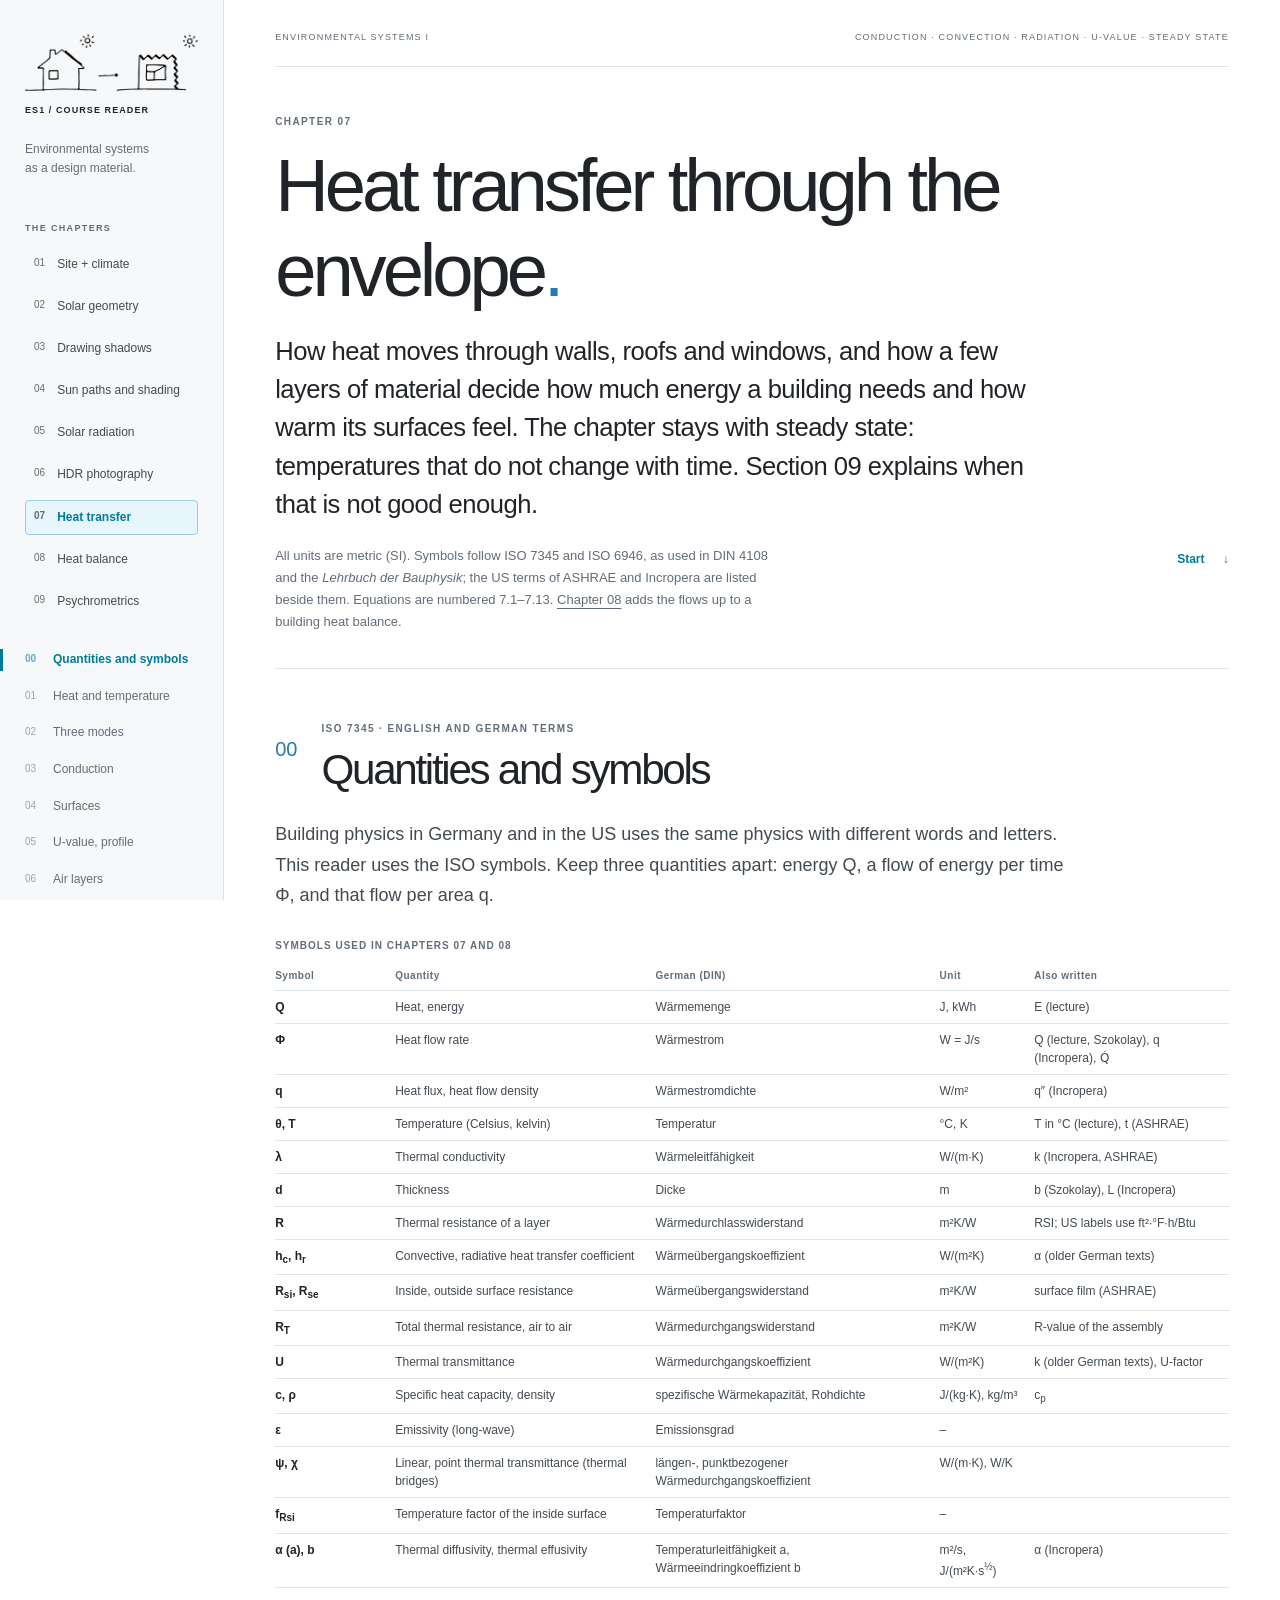
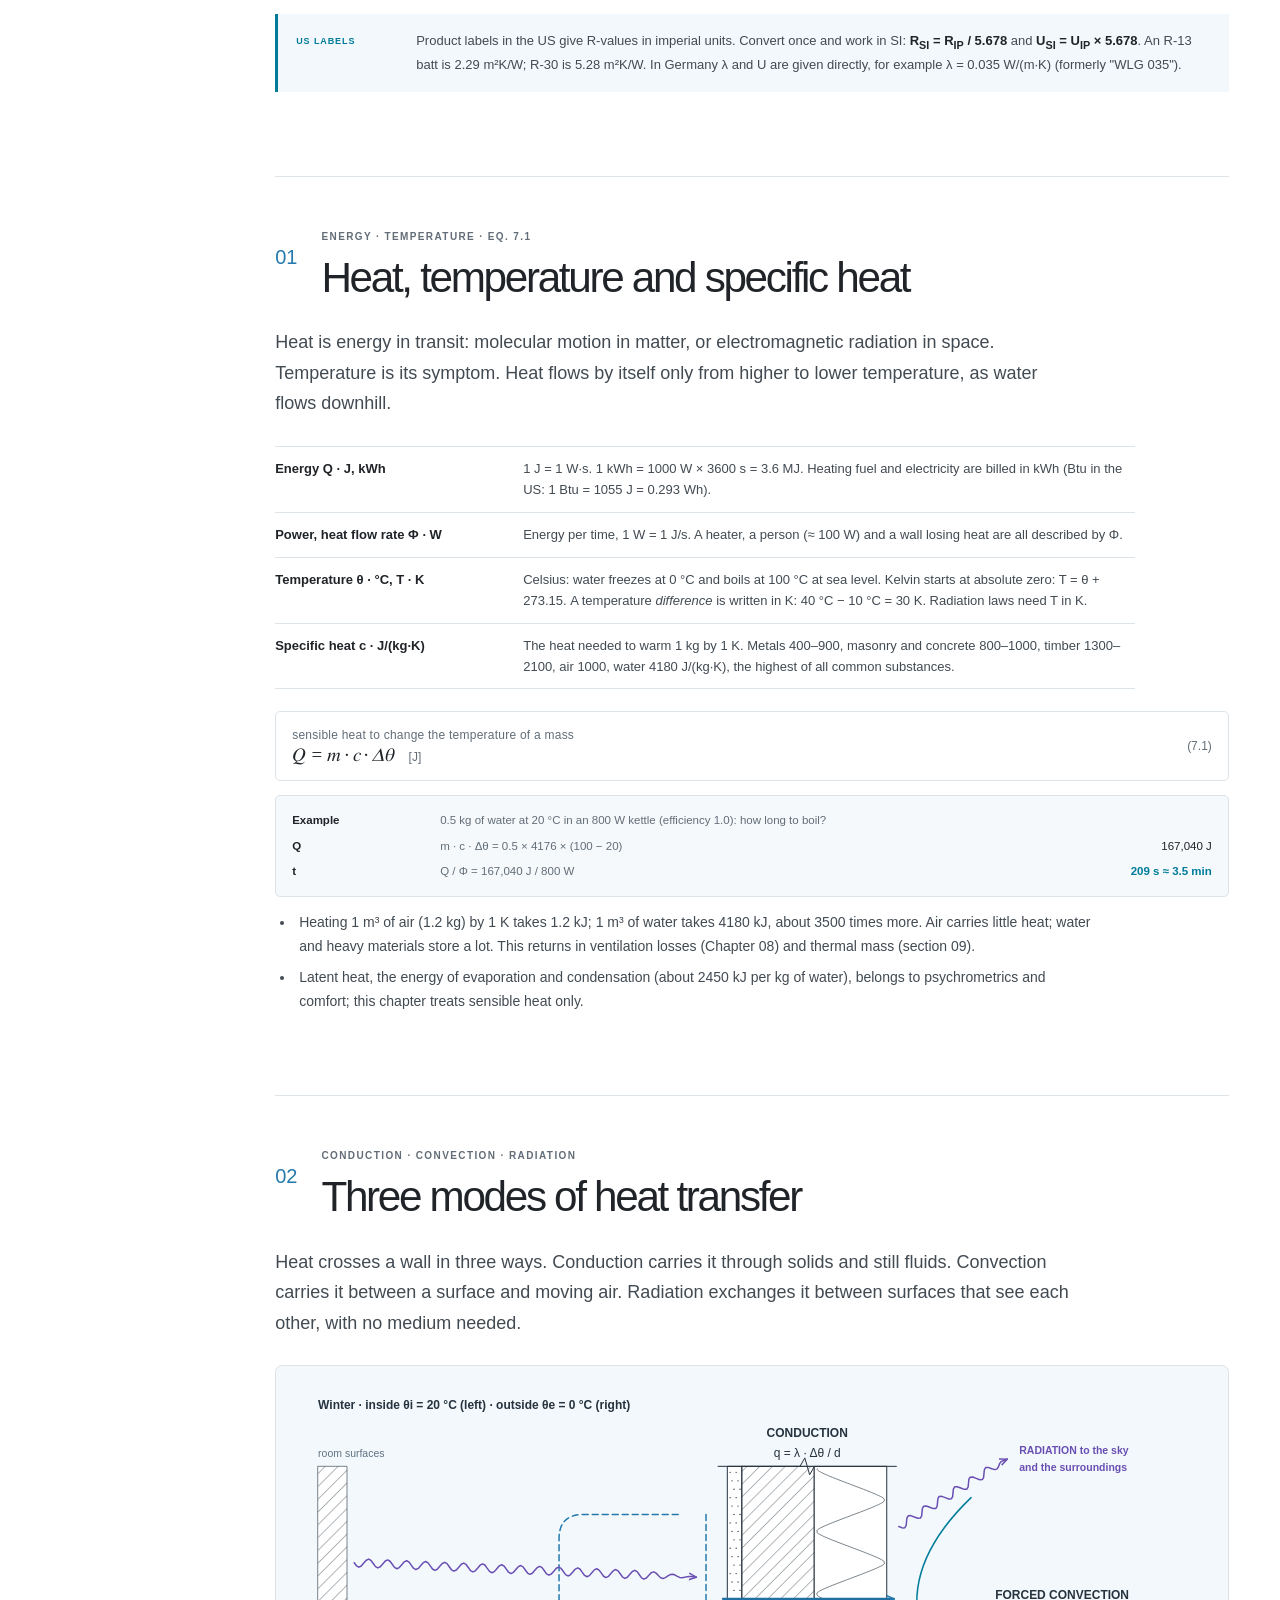
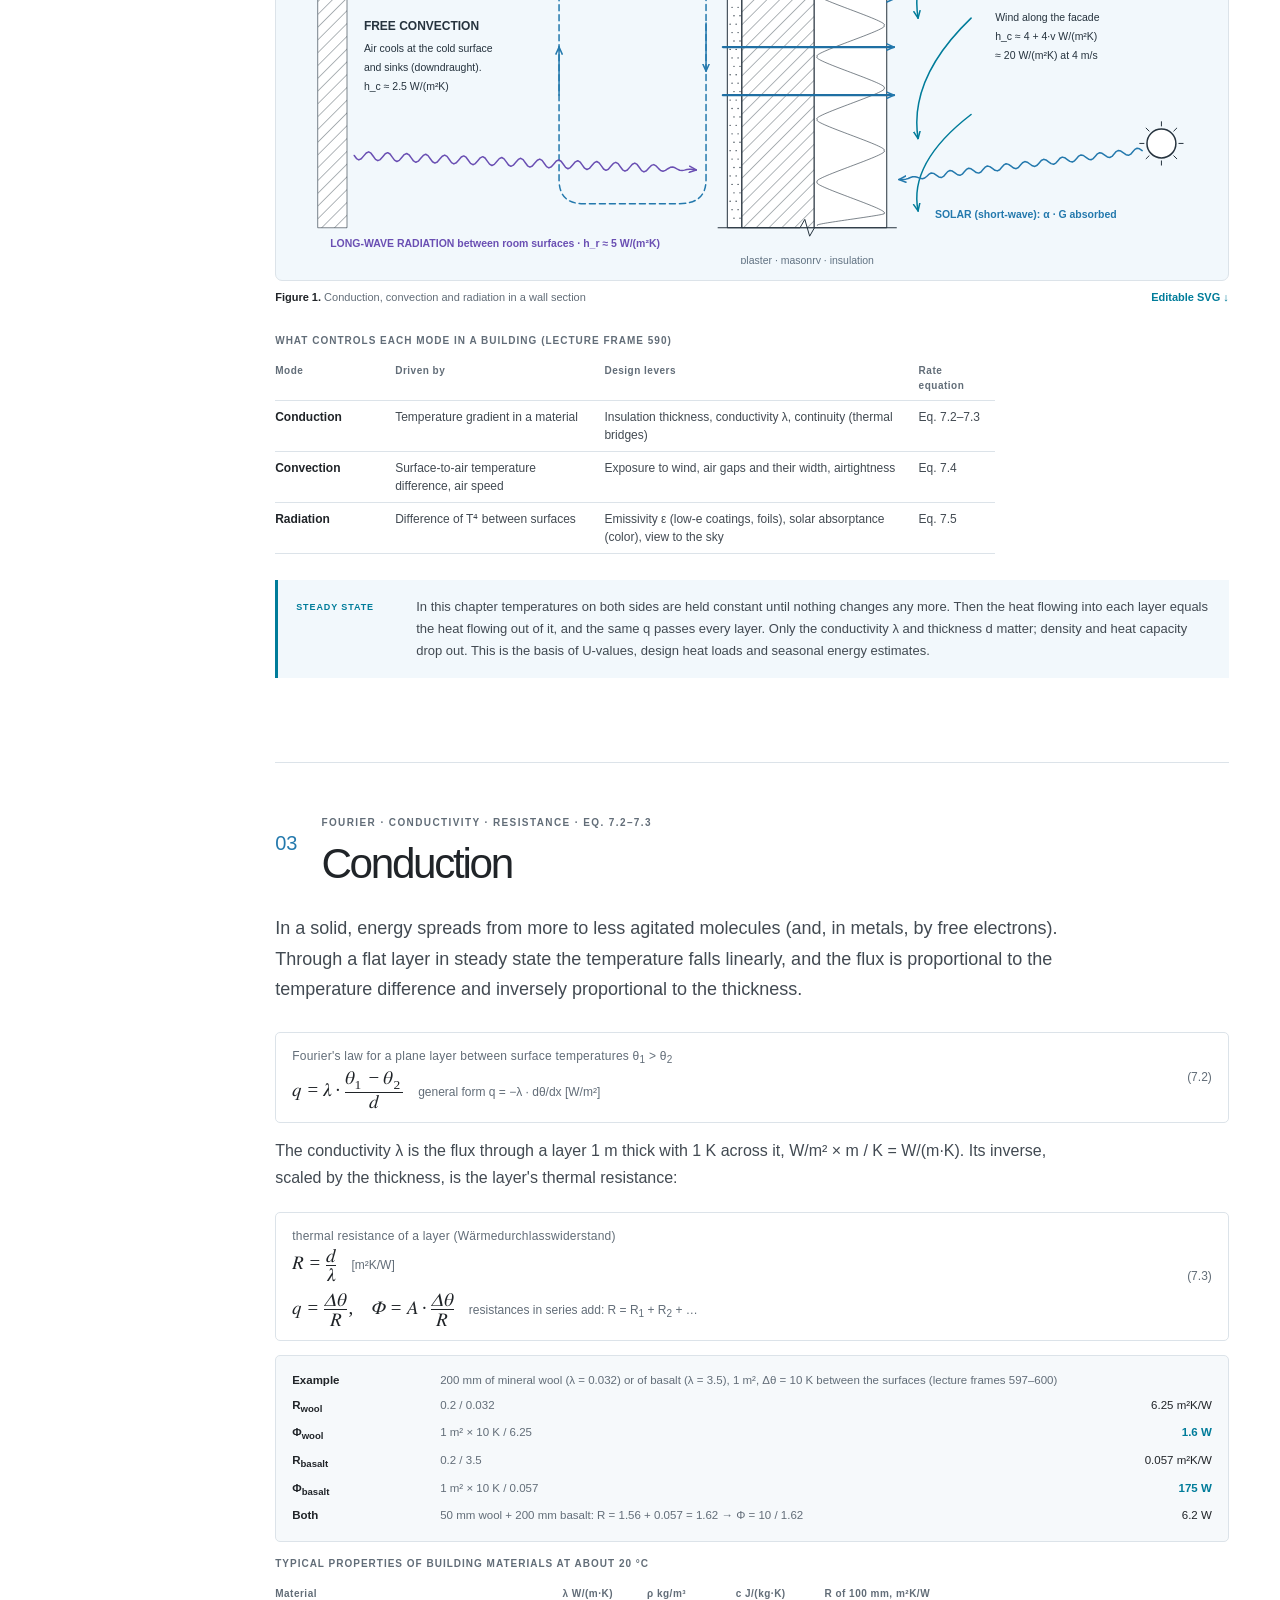
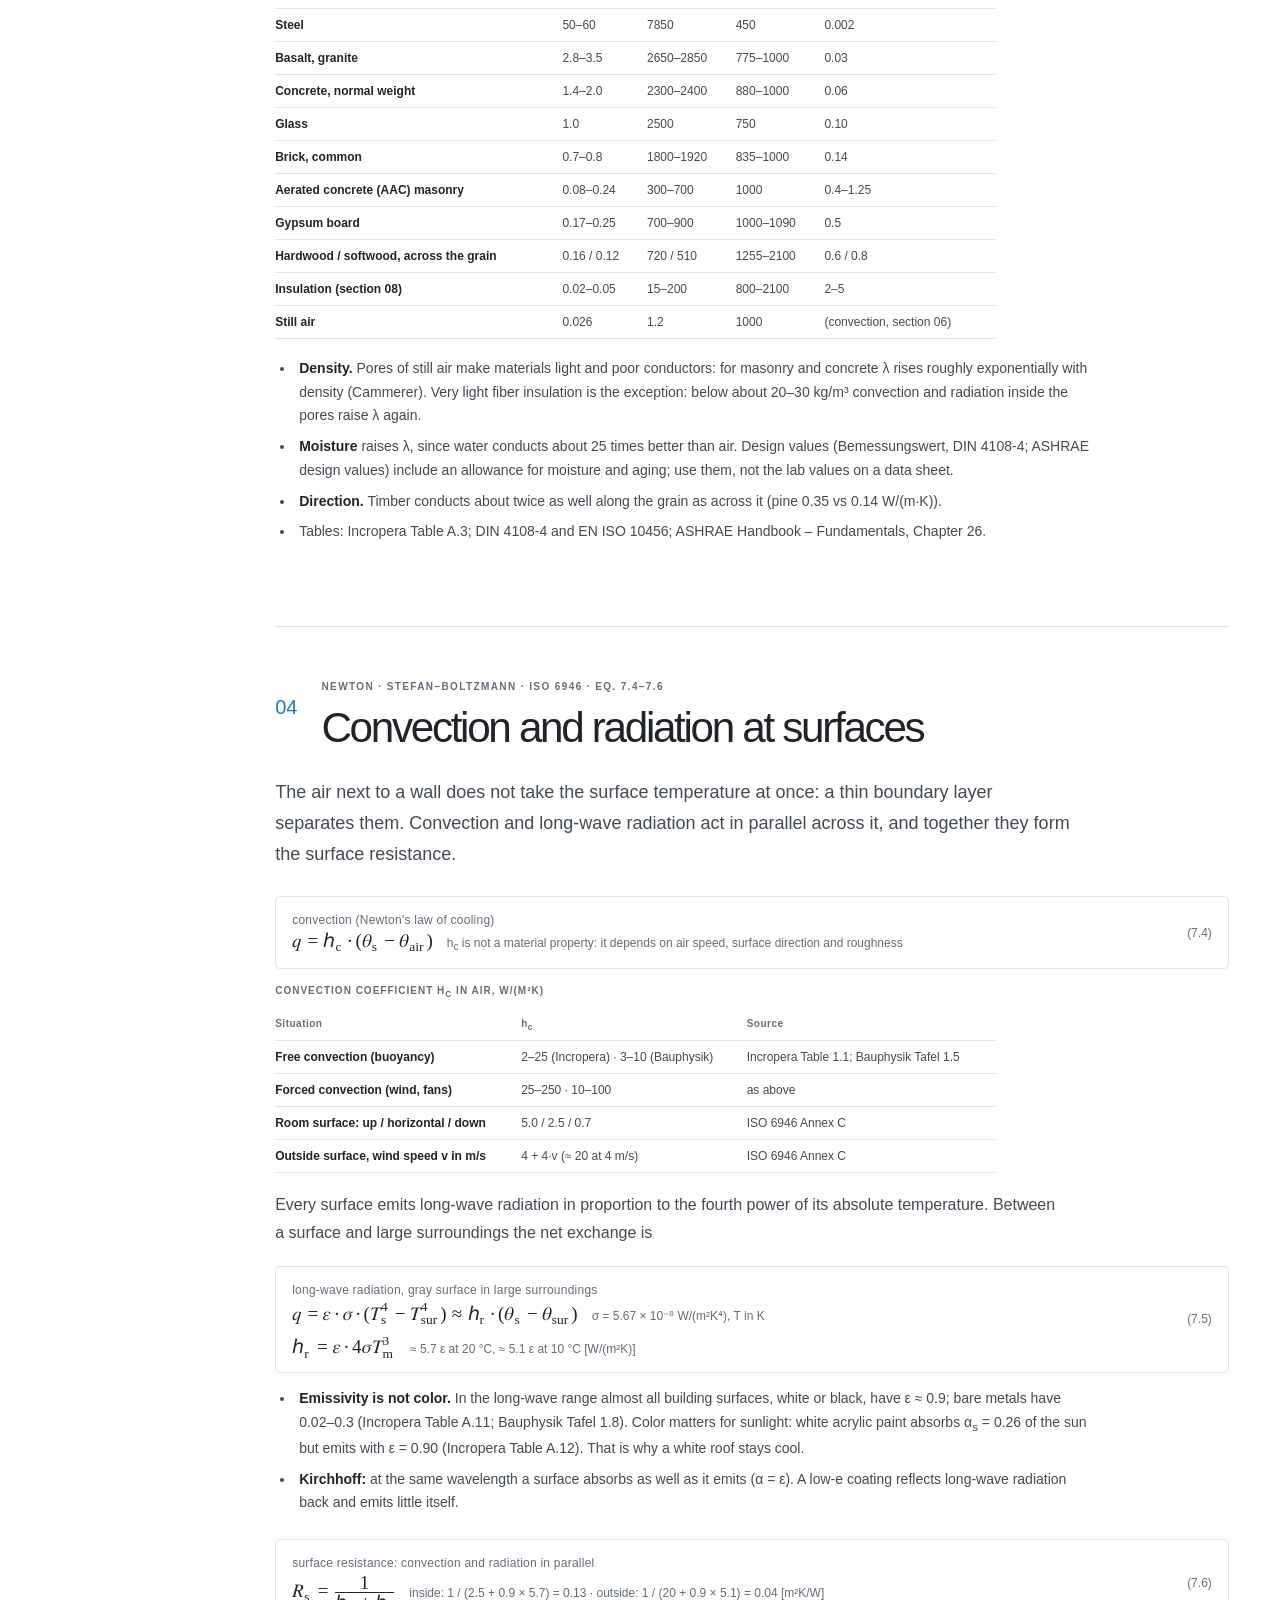
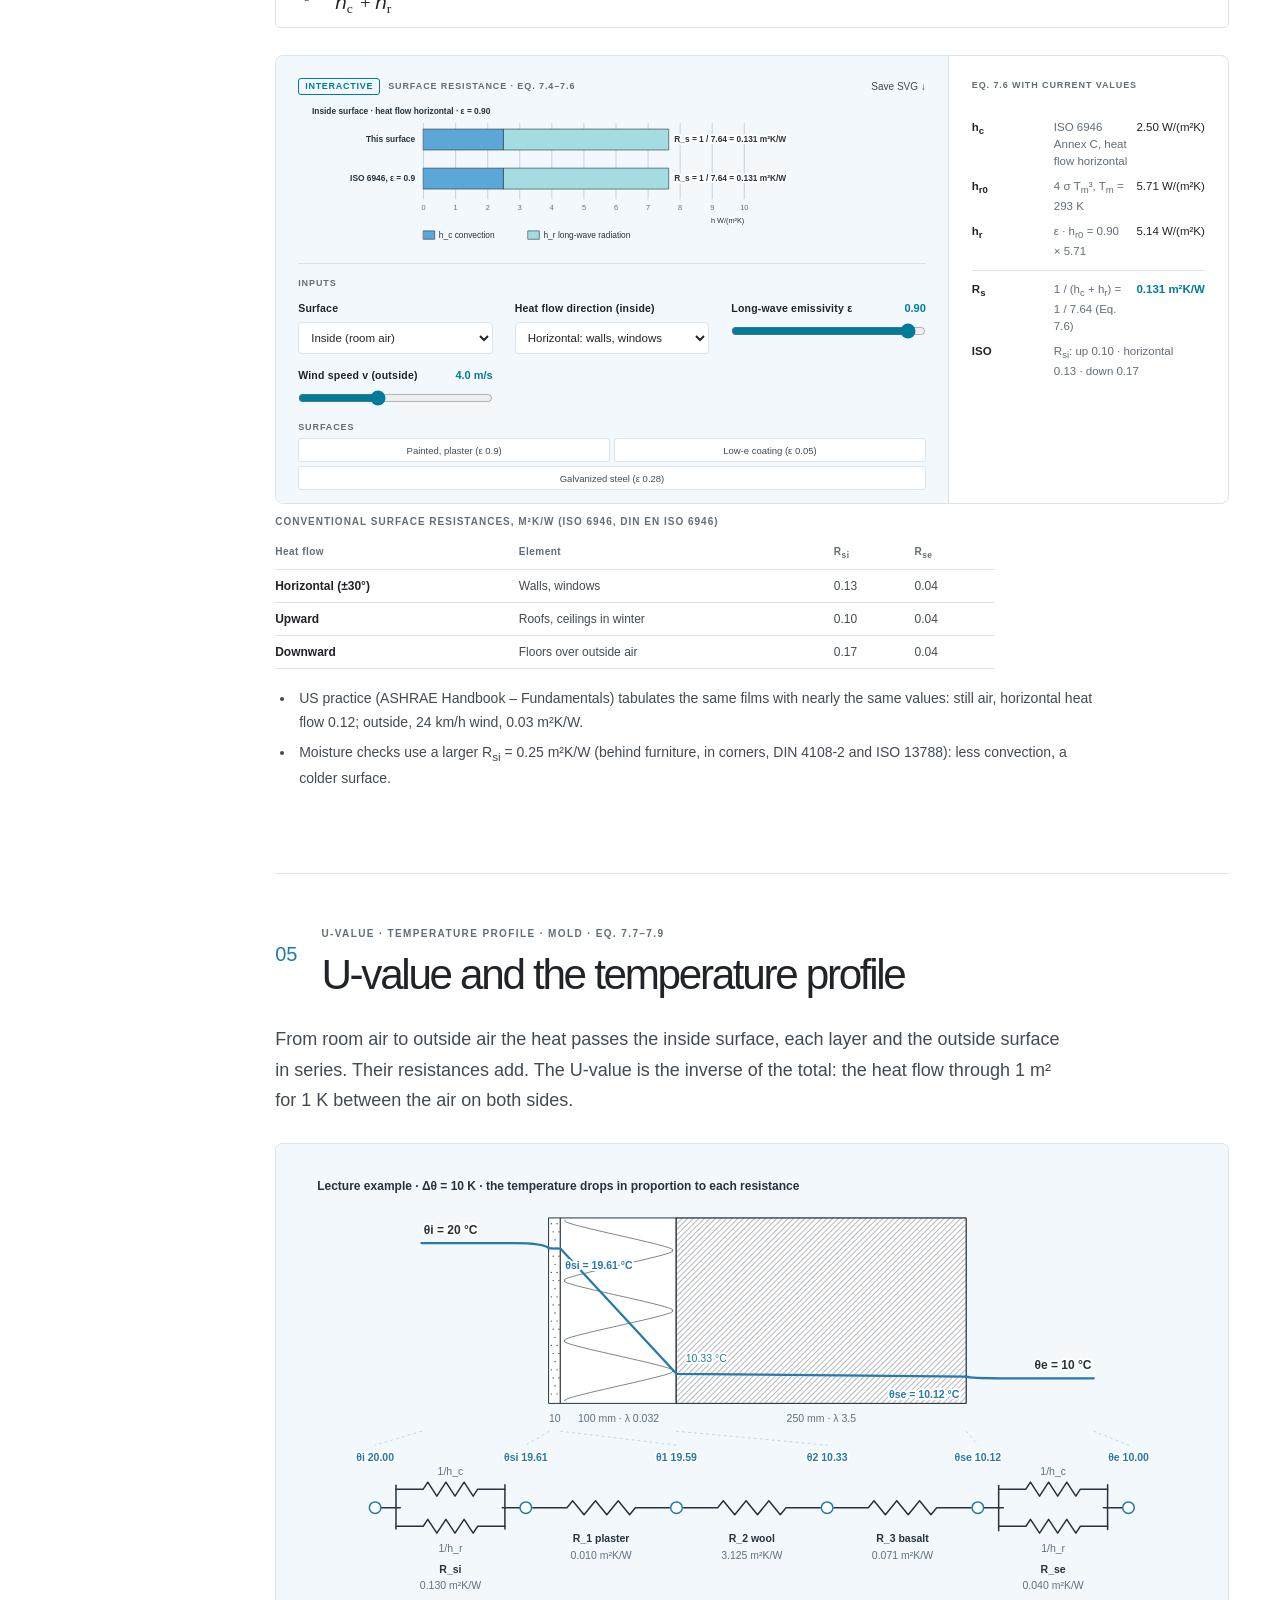
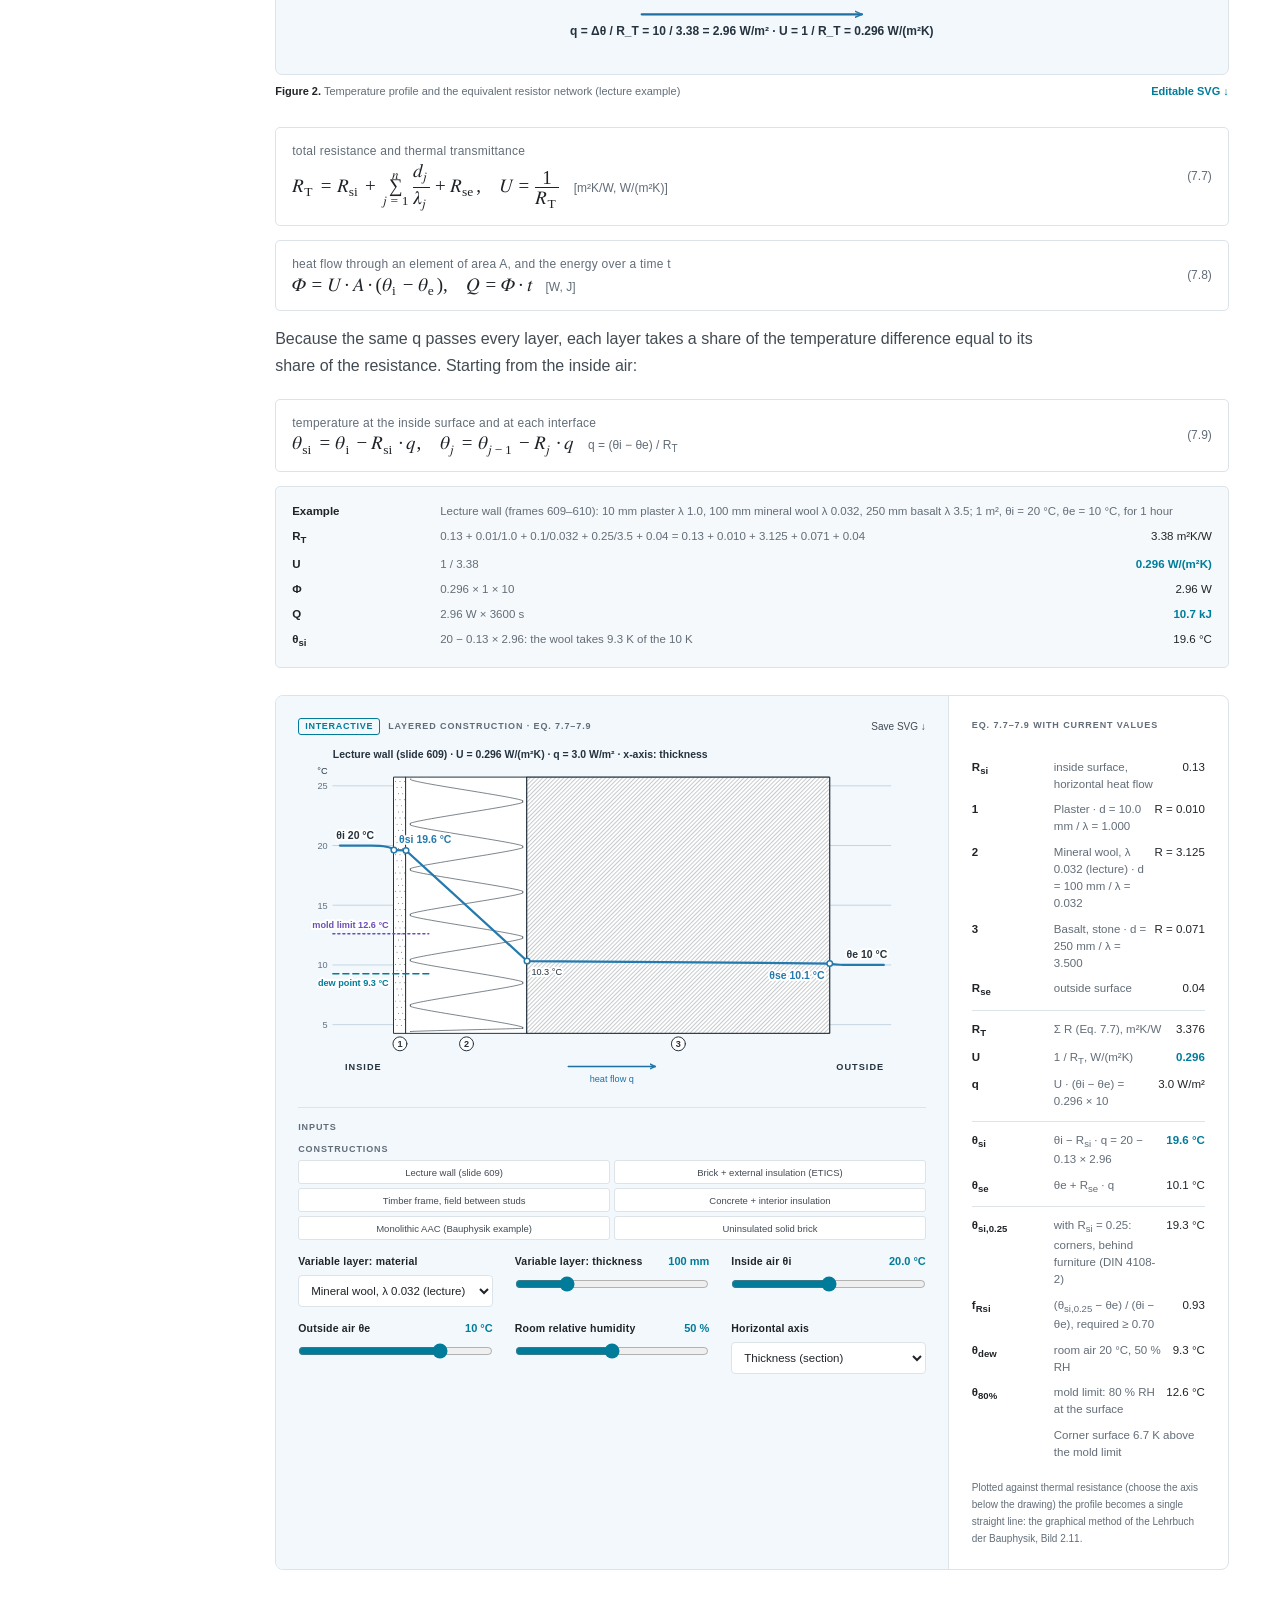
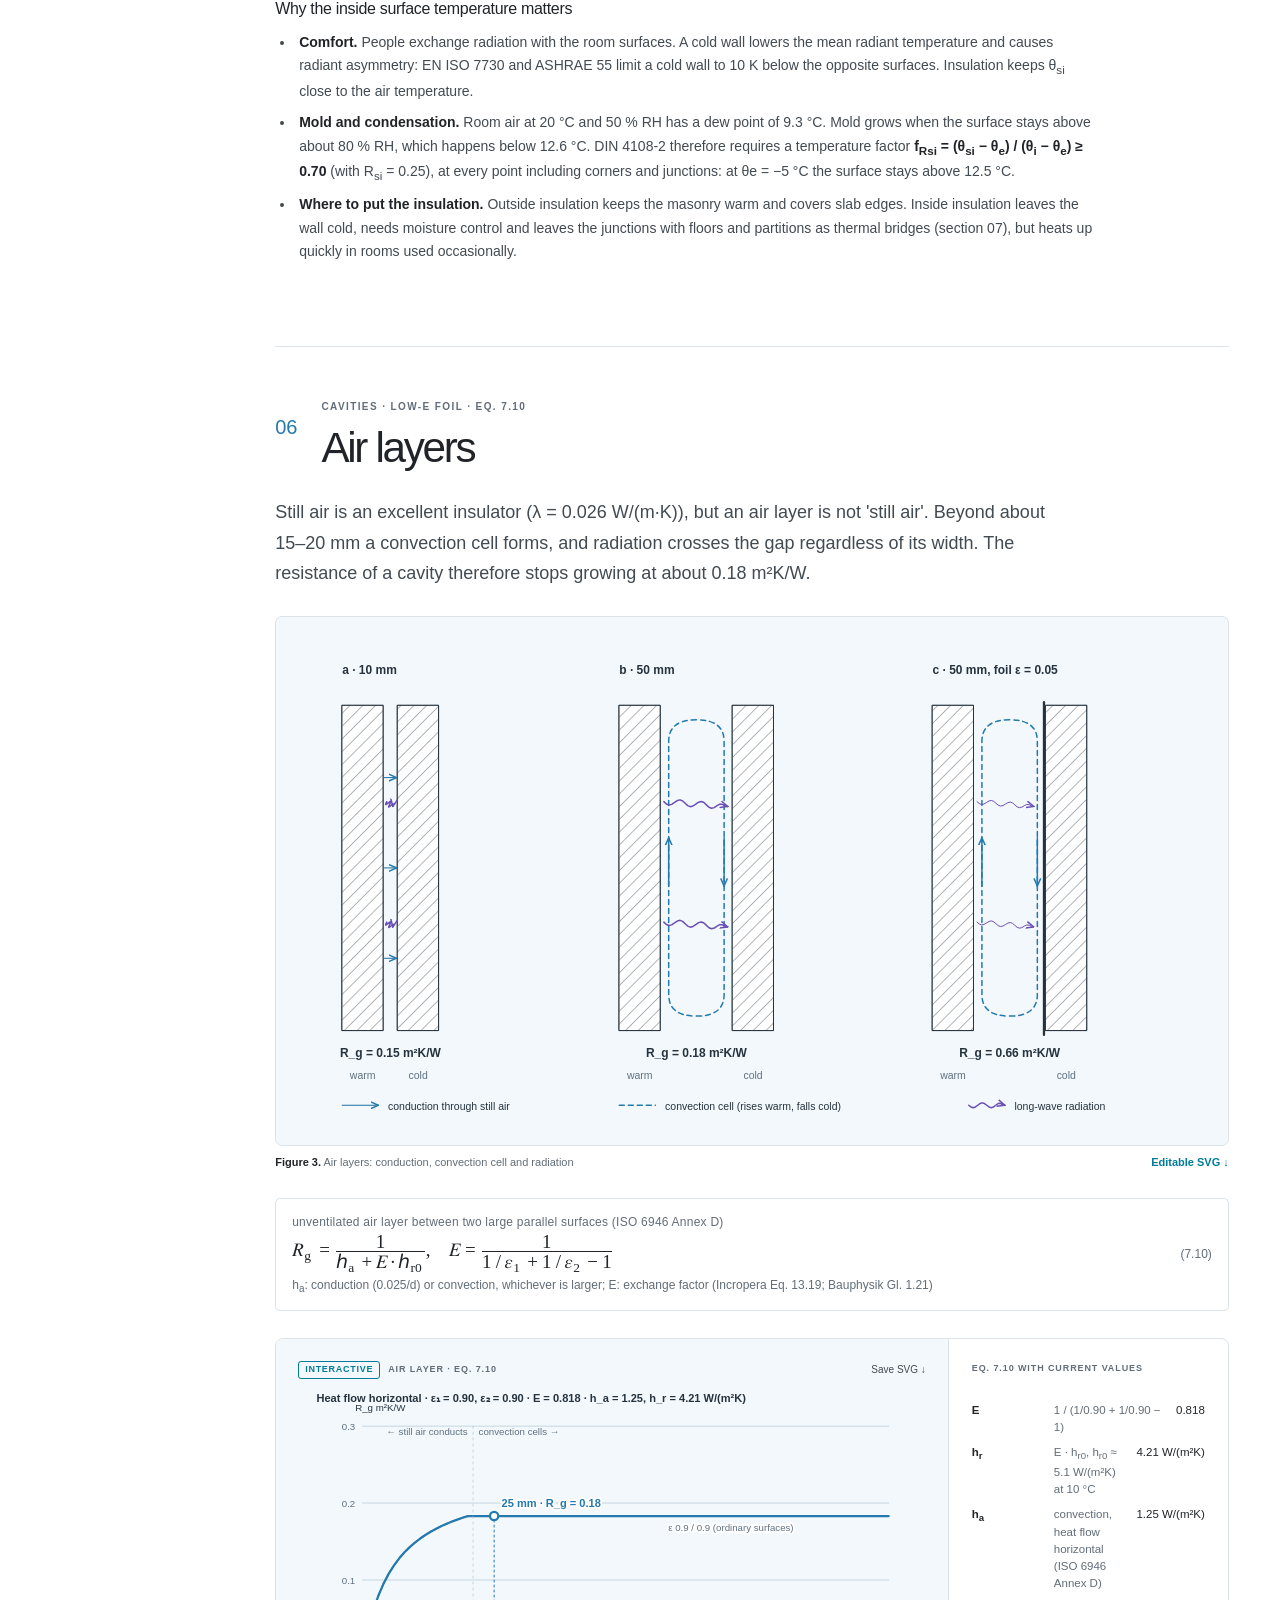
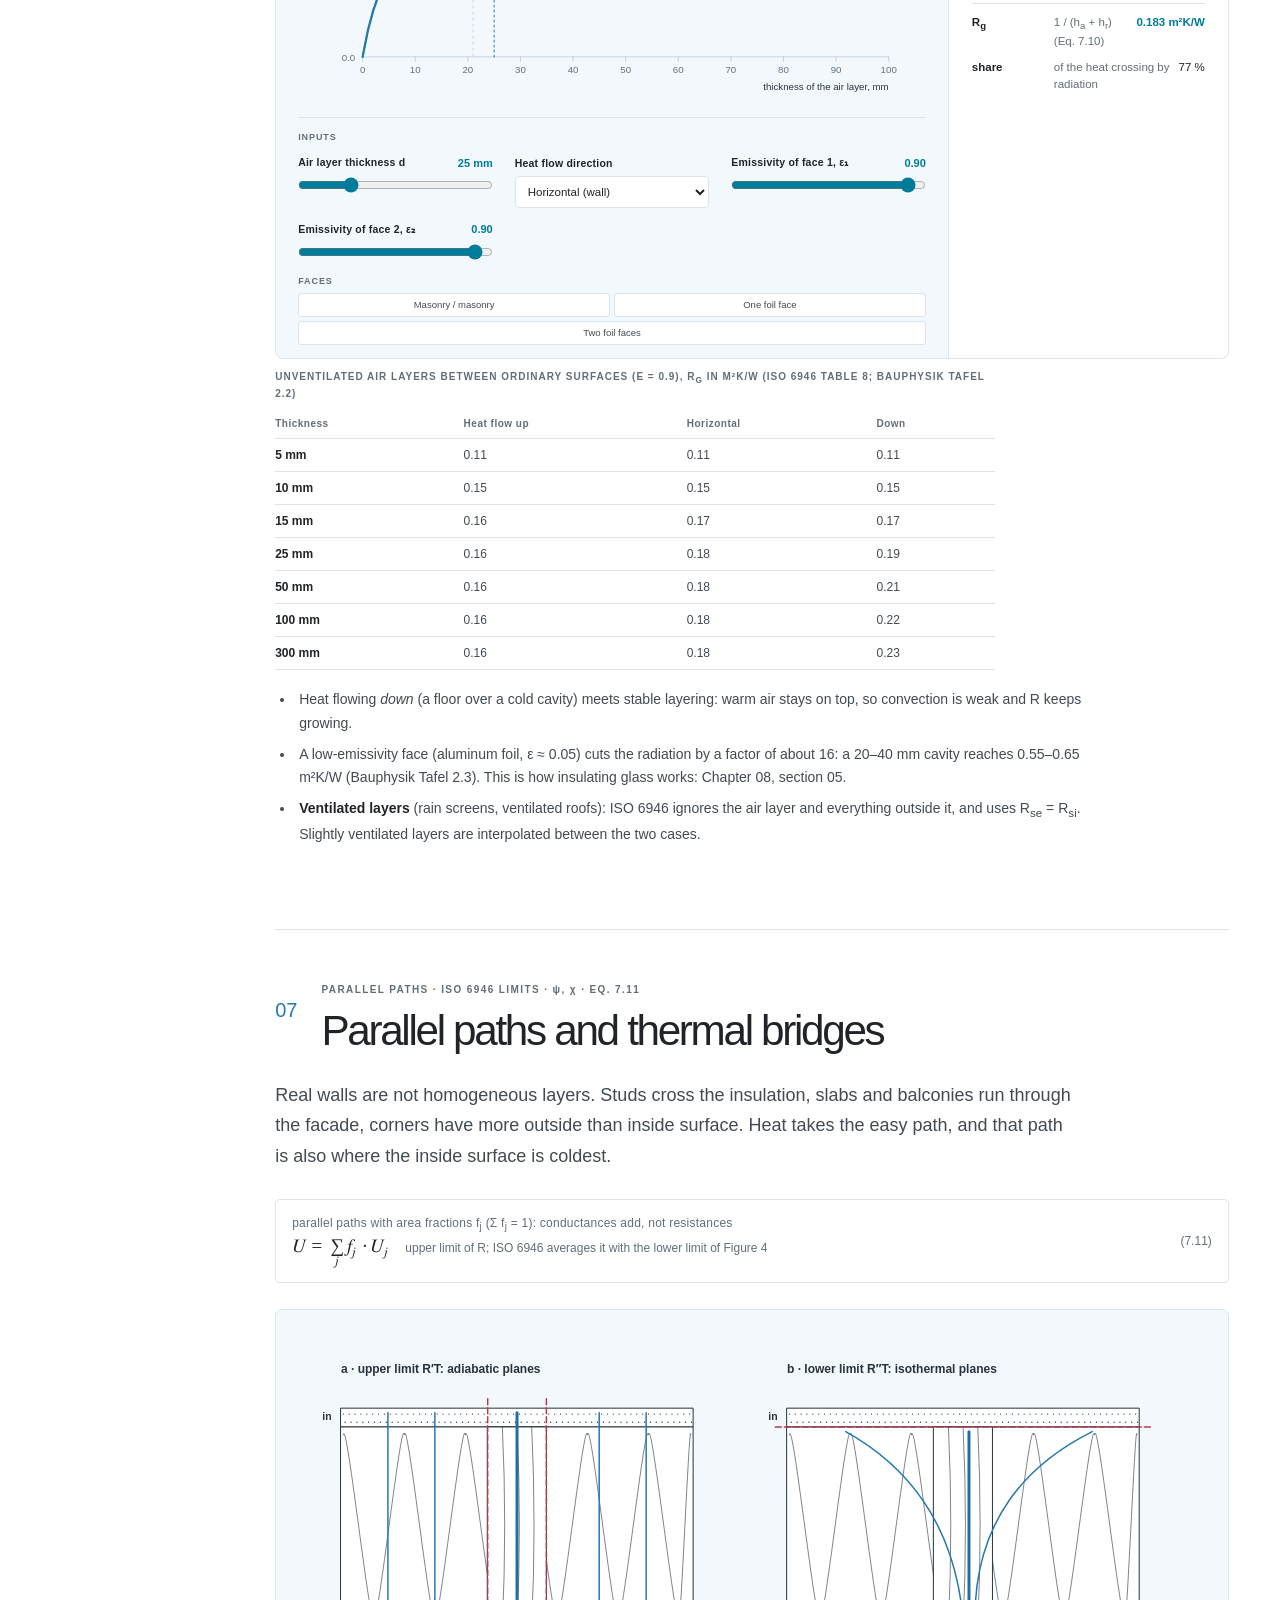
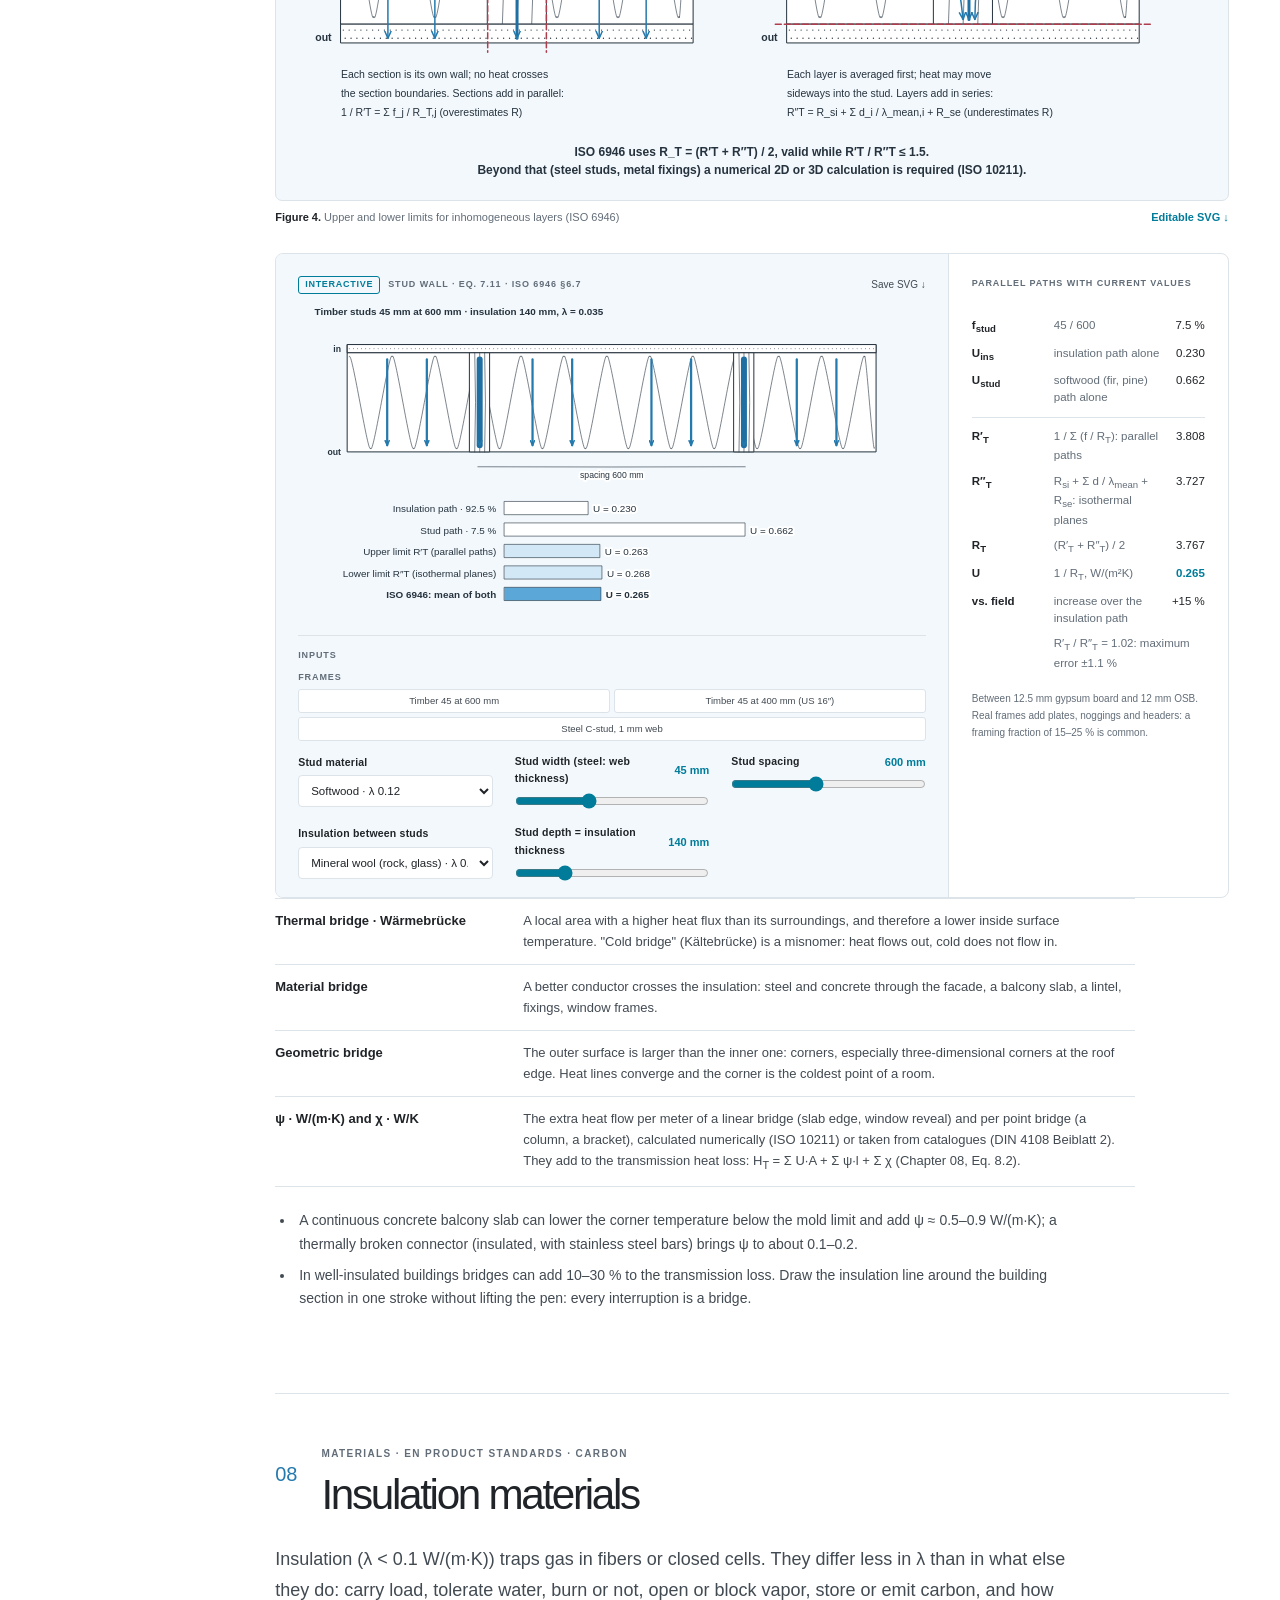
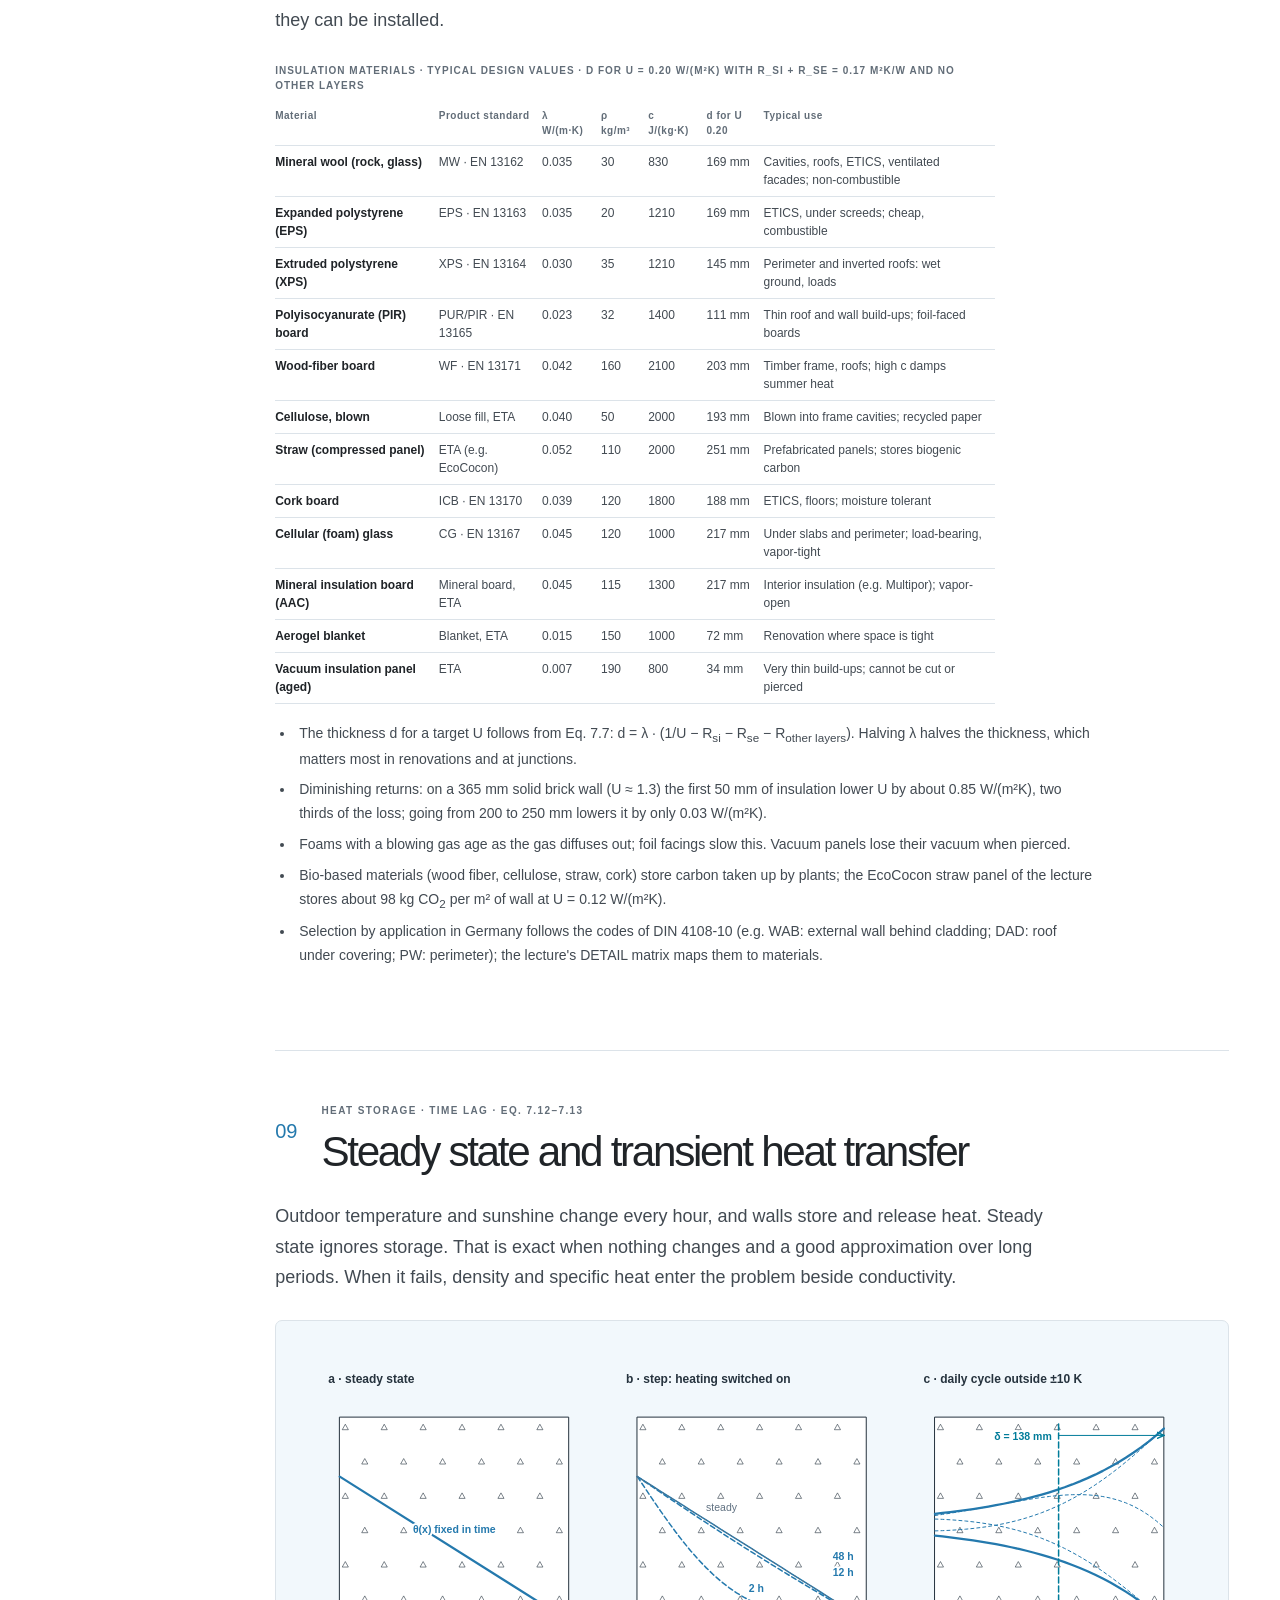
<file: heat-transfer.html>
<!doctype html>
<!-- Generated from content/heat-transfer/ by the local content build. Edit the Markdown source. -->
<html lang="en">
<head>
  <meta charset="utf-8">
  <meta name="viewport" content="width=device-width, initial-scale=1">
  <meta name="description" content="ES1 course reader, Chapter 07: steady-state heat transfer through the building envelope. Heat and temperature, conduction, convection and radiation, surface resistances, U-values and temperature profiles, air layers, thermal bridges, insulation materials and when transient effects matter. Metric, with US and German conventions.">
  <meta name="author" content="Timur Dogan">
  <meta name="theme-color" content="#ffffff">
  <title>Heat transfer · ES1 Course Reader</title>
  <link rel="icon" href="./assets/course-logo.png" type="image/png">
  <script src="./src/theme.js"></script>
  <link rel="stylesheet" href="./styles.css">
  <link rel="stylesheet" href="./theme.css">
  <link rel="stylesheet" href="./solar.css">
  <link rel="stylesheet" href="./heat.css">
  <script defer src="./assets/heat.bundle.js"></script>
</head>
<body>
<a class="skip-link" href="#main">Skip to chapter</a>
<div class="mobile-bar"><a href="#top" class="wordmark"><img class="course-logo" src="./assets/course-logo.png" alt="ES1" width="372" height="123"><span>Course reader</span></a><div class="mobile-actions"><button type="button" class="theme-toggle" data-theme-toggle aria-label="Switch to dark mode" aria-pressed="false"><svg viewBox="0 0 24 24" fill="none" stroke="currentColor" stroke-width="1.6" aria-hidden="true"><circle cx="12" cy="12" r="8"/><path d="M12 4a8 8 0 0 1 0 16Z" fill="currentColor" stroke="none"/></svg></button><button id="menu-toggle" aria-expanded="false" aria-controls="sidebar">Contents <span aria-hidden="true">☰</span></button></div></div>
<aside class="sidebar" id="sidebar" aria-label="Chapter navigation">
  <a class="brand" href="#top"><img class="course-logo" src="./assets/course-logo.png" alt="ES1" width="372" height="123"><span class="brand-sub">ES1 / COURSE READER</span></a>
  <p class="sidebar-intro">Environmental systems<br>as a design material.</p>
  <div class="chapter-label">THE CHAPTERS</div><div class="course-chapters"><a href="./site-climate.html"><span>01</span>Site + climate</a><a href="./index.html"><span>02</span>Solar geometry</a><a href="./shadow-drawing.html"><span>03</span>Drawing shadows</a><a href="./sun-paths-shading.html"><span>04</span>Sun paths and shading</a><a href="./solar-radiation.html"><span>05</span>Solar radiation</a><a href="./hdr-photography.html"><span>06</span>HDR photography</a><a href="./heat-transfer.html" aria-current="page"><span>07</span>Heat transfer</a><a href="./heat-balance.html"><span>08</span>Heat balance</a><a href="./psychrometrics.html"><span>09</span>Psychrometrics</a></div>
  <nav aria-label="On this page">
<a href="#symbols" class="active"><span>00</span>Quantities and symbols</a>
<a href="#heat"><span>01</span>Heat and temperature</a>
<a href="#modes"><span>02</span>Three modes</a>
<a href="#conduction"><span>03</span>Conduction</a>
<a href="#surfaces"><span>04</span>Surfaces</a>
<a href="#uvalue"><span>05</span>U-value, profile</a>
<a href="#airlayers"><span>06</span>Air layers</a>
<a href="#bridges"><span>07</span>Thermal bridges</a>
<a href="#insulation"><span>08</span>Insulation materials</a>
<a href="#transient"><span>09</span>Steady vs transient</a>
<a href="#quiz"><span>10</span>Self-test</a>
</nav>
  <div class="sidebar-bottom"><button type="button" class="theme-toggle" data-theme-toggle aria-label="Switch to dark mode" aria-pressed="false"><span data-theme-label>Dark mode</span><svg viewBox="0 0 24 24" fill="none" stroke="currentColor" stroke-width="1.6" aria-hidden="true"><circle cx="12" cy="12" r="8"/><path d="M12 4a8 8 0 0 1 0 16Z" fill="currentColor" stroke="none"/></svg></button><div class="reading-label"><span>Reading position</span><span id="progress-number">0%</span></div><div class="progress-track"><div id="reading-progress"></div></div><a href="./index.html#author">About the instructor <span aria-hidden="true">↗</span></a><a href="#figures">Figure files (SVG) <span aria-hidden="true">↗</span></a><a href="#references">Sources and model notes <span aria-hidden="true">↗</span></a><p>Environmental Systems I<br>Cornell AAP</p></div>
</aside>
<main id="main">
  <header class="hero" id="top">
<div class="topline"><span>ENVIRONMENTAL SYSTEMS I</span><span>CONDUCTION · CONVECTION · RADIATION · U-VALUE · STEADY STATE</span></div>
<div class="hero-heading"><div><p class="eyebrow">CHAPTER 07</p><h1>Heat transfer through the envelope<span class="title-dot">.</span></h1></div></div>
<p class="hero-lead">How heat moves through walls, roofs and windows, and how a few layers of material decide how much energy a building needs and how warm its surfaces feel. The chapter stays with steady state: temperatures that do not change with time. Section 09 explains when that is not good enough.</p>
<div class="hero-bottom"><p>All units are metric (SI). Symbols follow ISO 7345 and ISO 6946, as used in DIN 4108 and the <em>Lehrbuch der Bauphysik</em>; the US terms of ASHRAE and Incropera are listed beside them. Equations are numbered 7.1–7.13. <a href="./heat-balance.html">Chapter 08</a> adds the flows up to a building heat balance.</p>
<a href="#symbols" class="text-link">Start <span aria-hidden="true">↓</span></a>

</div>


</header>
  <noscript><p class="notice">The text, equations, tables and figures work without JavaScript. Enable JavaScript for the interactive drawings and the self-test.</p></noscript>
  <section id="symbols" class="reader-section">
<div class="section-heading"><span class="section-number">00</span><div><p class="eyebrow">ISO 7345 · ENGLISH AND GERMAN TERMS</p><h2>Quantities and symbols</h2></div></div>
<p class="section-lead">Building physics in Germany and in the US uses the same physics with different words and letters. This reader uses the ISO symbols. Keep three quantities apart: energy Q, a flow of energy per time Φ, and that flow per area q.</p>
<div class="table-wrap"><table class="nomenclature heat-table"><caption>Symbols used in Chapters 07 and 08</caption><thead><tr><th scope="col">Symbol</th><th scope="col">Quantity</th><th scope="col">German (DIN)</th><th scope="col">Unit</th><th scope="col">Also written</th></tr></thead><tbody>
<tr><th scope="row">Q</th><td>Heat, energy</td><td>Wärmemenge</td><td>J, kWh</td><td>E (lecture)</td></tr>
<tr><th scope="row">Φ</th><td>Heat flow rate</td><td>Wärmestrom</td><td>W = J/s</td><td>Q (lecture, Szokolay), q (Incropera), Q̇</td></tr>
<tr><th scope="row">q</th><td>Heat flux, heat flow density</td><td>Wärmestromdichte</td><td>W/m²</td><td>q″ (Incropera)</td></tr>
<tr><th scope="row">θ, T</th><td>Temperature (Celsius, kelvin)</td><td>Temperatur</td><td>°C, K</td><td>T in °C (lecture), t (ASHRAE)</td></tr>
<tr><th scope="row">λ</th><td>Thermal conductivity</td><td>Wärmeleitfähigkeit</td><td>W/(m·K)</td><td>k (Incropera, ASHRAE)</td></tr>
<tr><th scope="row">d</th><td>Thickness</td><td>Dicke</td><td>m</td><td>b (Szokolay), L (Incropera)</td></tr>
<tr><th scope="row">R</th><td>Thermal resistance of a layer</td><td>Wärmedurchlasswiderstand</td><td>m²K/W</td><td>RSI; US labels use ft²·°F·h/Btu</td></tr>
<tr><th scope="row">h<sub>c</sub>, h<sub>r</sub></th><td>Convective, radiative heat transfer coefficient</td><td>Wärmeübergangskoeffizient</td><td>W/(m²K)</td><td>α (older German texts)</td></tr>
<tr><th scope="row">R<sub>si</sub>, R<sub>se</sub></th><td>Inside, outside surface resistance</td><td>Wärmeübergangswiderstand</td><td>m²K/W</td><td>surface film (ASHRAE)</td></tr>
<tr><th scope="row">R<sub>T</sub></th><td>Total thermal resistance, air to air</td><td>Wärmedurchgangswiderstand</td><td>m²K/W</td><td>R-value of the assembly</td></tr>
<tr><th scope="row">U</th><td>Thermal transmittance</td><td>Wärmedurchgangskoeffizient</td><td>W/(m²K)</td><td>k (older German texts), U-factor</td></tr>
<tr><th scope="row">c, ρ</th><td>Specific heat capacity, density</td><td>spezifische Wärmekapazität, Rohdichte</td><td>J/(kg·K), kg/m³</td><td>c<sub>p</sub></td></tr>
<tr><th scope="row">ε</th><td>Emissivity (long-wave)</td><td>Emissionsgrad</td><td>–</td><td></td></tr>
<tr><th scope="row">ψ, χ</th><td>Linear, point thermal transmittance (thermal bridges)</td><td>längen-, punktbezogener Wärmedurchgangskoeffizient</td><td>W/(m·K), W/K</td><td></td></tr>
<tr><th scope="row">f<sub>Rsi</sub></th><td>Temperature factor of the inside surface</td><td>Temperaturfaktor</td><td>–</td><td></td></tr>
<tr><th scope="row">α (a), b</th><td>Thermal diffusivity, thermal effusivity</td><td>Temperaturleitfähigkeit a, Wärmeeindringkoeffizient b</td><td>m²/s, J/(m²K·s<sup>½</sup>)</td><td>α (Incropera)</td></tr>
</tbody></table>

</div>

<div class="callout"><span>US LABELS</span>

<p class="measure">Product labels in the US give R-values in imperial units. Convert once and work in SI: <strong>R<sub>SI</sub> = R<sub>IP</sub> / 5.678</strong> and <strong>U<sub>SI</sub> = U<sub>IP</sub> × 5.678</strong>. An R-13 batt is 2.29 m²K/W; R-30 is 5.28 m²K/W. In Germany λ and U are given directly, for example λ = 0.035 W/(m·K) (formerly &quot;WLG 035&quot;).</p>
</div>


</section>

<section id="heat" class="reader-section">
<div class="section-heading"><span class="section-number">01</span><div><p class="eyebrow">ENERGY · TEMPERATURE · EQ. 7.1</p><h2>Heat, temperature and specific heat</h2></div></div>
<p class="section-lead">Heat is energy in transit: molecular motion in matter, or electromagnetic radiation in space. Temperature is its symptom. Heat flows by itself only from higher to lower temperature, as water flows downhill.</p>
<dl class="defs">
<div><dt>Energy Q · J, kWh</dt><dd>1 J = 1 W·s. 1 kWh = 1000 W × 3600 s = 3.6 MJ. Heating fuel and electricity are billed in kWh (Btu in the US: 1 Btu = 1055 J = 0.293 Wh).</dd></div>
<div><dt>Power, heat flow rate Φ · W</dt><dd>Energy per time, 1 W = 1 J/s. A heater, a person (≈ 100 W) and a wall losing heat are all described by Φ.</dd></div>
<div><dt>Temperature θ · °C, T · K</dt><dd>Celsius: water freezes at 0 °C and boils at 100 °C at sea level. Kelvin starts at absolute zero: T = θ + 273.15. A temperature <em>difference</em> is written in K: 40 °C − 10 °C = 30 K. Radiation laws need T in K.</dd></div>
<div><dt>Specific heat c · J/(kg·K)</dt><dd>The heat needed to warm 1 kg by 1 K. Metals 400–900, masonry and concrete 800–1000, timber 1300–2100, air 1000, water 4180 J/(kg·K), the highest of all common substances.</dd></div>
</dl>
<div class="eq" id="eq-7-1"><span class="eq-math"><span class="eq-line"><span class="eq-label">sensible heat to change the temperature of a mass</span><math><mi>Q</mi><mo>=</mo><mi>m</mi><mo>·</mo><mi>c</mi><mo>·</mo><mi>Δ</mi><mi>θ</mi></math><span class="eq-note"><span class="eq-unit">J</span></span></span></span><span class="eq-n">(7.1)</span></div>
<div class="calc calc-wide"><div class="calc-row"><span class="calc-k">Example</span><span class="calc-e">0.5 kg of water at 20 °C in an 800 W kettle (efficiency 1.0): how long to boil?</span><span class="calc-v"></span></div><div class="calc-row"><span class="calc-k">Q</span><span class="calc-e">m · c · Δθ = 0.5 × 4176 × (100 − 20)</span><span class="calc-v">167,040 J</span></div><div class="calc-row calc-key"><span class="calc-k">t</span><span class="calc-e">Q / Φ = 167,040 J / 800 W</span><span class="calc-v">209 s ≈ 3.5 min</span></div></div>
<ul class="facts">
<li>Heating 1 m³ of air (1.2 kg) by 1 K takes 1.2 kJ; 1 m³ of water takes 4180 kJ, about 3500 times more. Air carries little heat; water and heavy materials store a lot. This returns in ventilation losses (Chapter 08) and thermal mass (section 09).</li>
<li>Latent heat, the energy of evaporation and condensation (about 2450 kJ per kg of water), belongs to psychrometrics and comfort; this chapter treats sensible heat only.</li>
</ul>

</section>

<section id="modes" class="reader-section">
<div class="section-heading"><span class="section-number">02</span><div><p class="eyebrow">CONDUCTION · CONVECTION · RADIATION</p><h2>Three modes of heat transfer</h2></div></div>
<p class="section-lead">Heat crosses a wall in three ways. Conduction carries it through solids and still fluids. Convection carries it between a surface and moving air. Radiation exchanges it between surfaces that see each other, with no medium needed.</p>
<!-- FIG:heat-modes_START -->
<figure class="fig" id="fig-heat-modes"><div class="fig-plate"><svg xmlns="http://www.w3.org/2000/svg" viewBox="0 0 760 400" class="diagram" role="img" aria-label="Conduction, convection and radiation in a wall section"><title>Conduction, convection and radiation in a wall section</title><defs><marker id="hm-arrow-ink" viewBox="0 0 10 10" refX="9" refY="5" markerWidth="7" markerHeight="7" orient="auto-start-reverse" markerUnits="userSpaceOnUse"><path d="M0,1 L9,5 L0,9" fill="none" stroke="light-dark(#26333e, #edf4fa)" stroke-width="1.5"/></marker><marker id="hm-arrow-alt" viewBox="0 0 10 10" refX="9" refY="5" markerWidth="7" markerHeight="7" orient="auto-start-reverse" markerUnits="userSpaceOnUse"><path d="M0,1 L9,5 L0,9" fill="none" stroke="light-dark(#2479ad, #8bcfff)" stroke-width="1.5"/></marker><marker id="hm-arrow-azi" viewBox="0 0 10 10" refX="9" refY="5" markerWidth="7" markerHeight="7" orient="auto-start-reverse" markerUnits="userSpaceOnUse"><path d="M0,1 L9,5 L0,9" fill="none" stroke="light-dark(#007c9a, #6bd8f0)" stroke-width="1.5"/></marker><marker id="hm-arrow-third" viewBox="0 0 10 10" refX="9" refY="5" markerWidth="7" markerHeight="7" orient="auto-start-reverse" markerUnits="userSpaceOnUse"><path d="M0,1 L9,5 L0,9" fill="none" stroke="light-dark(#6a4fb3, #c3b2ff)" stroke-width="1.5"/></marker><marker id="hm-arrow-muted" viewBox="0 0 10 10" refX="9" refY="5" markerWidth="7" markerHeight="7" orient="auto-start-reverse" markerUnits="userSpaceOnUse"><path d="M0,1 L9,5 L0,9" fill="none" stroke="light-dark(#607181, #aabccb)" stroke-width="1.5"/></marker><marker id="hm-arrow-red" viewBox="0 0 10 10" refX="9" refY="5" markerWidth="7" markerHeight="7" orient="auto-start-reverse" markerUnits="userSpaceOnUse"><path d="M0,1 L9,5 L0,9" fill="none" stroke="light-dark(#b13d4c, #ff9daa)" stroke-width="1.5"/></marker><pattern id="hm-hatch-shadow" patternUnits="userSpaceOnUse" width="3.4" height="3.4" patternTransform="rotate(45)"><rect width="3.4" height="3.4" fill="light-dark(#ffffff, #202124)"/><line x1="0" y1="0" x2="0" y2="3.4" stroke="light-dark(#26333e, #edf4fa)" stroke-width="0.6"/></pattern><pattern id="hm-hatch-shade" patternUnits="userSpaceOnUse" width="7.5" height="7.5" patternTransform="rotate(45)"><rect width="7.5" height="7.5" fill="light-dark(#ffffff, #202124)"/><line x1="0" y1="0" x2="0" y2="7.5" stroke="light-dark(#26333e, #edf4fa)" stroke-width="0.6"/></pattern><pattern id="hm-hatch-screen" patternUnits="userSpaceOnUse" width="4.2" height="4.2" patternTransform="rotate(135)"><line x1="0" y1="0" x2="0" y2="4.2" stroke="light-dark(#26333e, #edf4fa)" stroke-width="0.6"/></pattern></defs><g font-family="Helvetica Neue, Helvetica, Arial, sans-serif"><g id="hm-title"><text x="20" y="22" font-size="12" style="--fs:12" fill="light-dark(#26333e, #edf4fa)" font-weight="700">Winter · inside θi = 20 °C (left) · outside θe = 0 °C (right)</text></g><g id="hm-wall"><rect x="360" y="70" width="12" height="300" fill="light-dark(#ffffff, #202124)" stroke="none"/><circle cx="362" cy="75" r="0.55" fill="light-dark(#26333e, #edf4fa)" stroke="none"/><circle cx="367" cy="75" r="0.55" fill="light-dark(#26333e, #edf4fa)" stroke="none"/><circle cx="363.6" cy="82" r="0.55" fill="light-dark(#26333e, #edf4fa)" stroke="none"/><circle cx="368.6" cy="82" r="0.55" fill="light-dark(#26333e, #edf4fa)" stroke="none"/><circle cx="365.2" cy="89" r="0.55" fill="light-dark(#26333e, #edf4fa)" stroke="none"/><circle cx="370.2" cy="89" r="0.55" fill="light-dark(#26333e, #edf4fa)" stroke="none"/><circle cx="362" cy="96" r="0.55" fill="light-dark(#26333e, #edf4fa)" stroke="none"/><circle cx="367" cy="96" r="0.55" fill="light-dark(#26333e, #edf4fa)" stroke="none"/><circle cx="363.6" cy="103" r="0.55" fill="light-dark(#26333e, #edf4fa)" stroke="none"/><circle cx="368.6" cy="103" r="0.55" fill="light-dark(#26333e, #edf4fa)" stroke="none"/><circle cx="365.2" cy="110" r="0.55" fill="light-dark(#26333e, #edf4fa)" stroke="none"/><circle cx="370.2" cy="110" r="0.55" fill="light-dark(#26333e, #edf4fa)" stroke="none"/><circle cx="362" cy="117" r="0.55" fill="light-dark(#26333e, #edf4fa)" stroke="none"/><circle cx="367" cy="117" r="0.55" fill="light-dark(#26333e, #edf4fa)" stroke="none"/><circle cx="363.6" cy="124" r="0.55" fill="light-dark(#26333e, #edf4fa)" stroke="none"/><circle cx="368.6" cy="124" r="0.55" fill="light-dark(#26333e, #edf4fa)" stroke="none"/><circle cx="365.2" cy="131" r="0.55" fill="light-dark(#26333e, #edf4fa)" stroke="none"/><circle cx="370.2" cy="131" r="0.55" fill="light-dark(#26333e, #edf4fa)" stroke="none"/><circle cx="362" cy="138" r="0.55" fill="light-dark(#26333e, #edf4fa)" stroke="none"/><circle cx="367" cy="138" r="0.55" fill="light-dark(#26333e, #edf4fa)" stroke="none"/><circle cx="363.6" cy="145" r="0.55" fill="light-dark(#26333e, #edf4fa)" stroke="none"/><circle cx="368.6" cy="145" r="0.55" fill="light-dark(#26333e, #edf4fa)" stroke="none"/><circle cx="365.2" cy="152" r="0.55" fill="light-dark(#26333e, #edf4fa)" stroke="none"/><circle cx="370.2" cy="152" r="0.55" fill="light-dark(#26333e, #edf4fa)" stroke="none"/><circle cx="362" cy="159" r="0.55" fill="light-dark(#26333e, #edf4fa)" stroke="none"/><circle cx="367" cy="159" r="0.55" fill="light-dark(#26333e, #edf4fa)" stroke="none"/><circle cx="363.6" cy="166" r="0.55" fill="light-dark(#26333e, #edf4fa)" stroke="none"/><circle cx="368.6" cy="166" r="0.55" fill="light-dark(#26333e, #edf4fa)" stroke="none"/><circle cx="365.2" cy="173" r="0.55" fill="light-dark(#26333e, #edf4fa)" stroke="none"/><circle cx="370.2" cy="173" r="0.55" fill="light-dark(#26333e, #edf4fa)" stroke="none"/><circle cx="362" cy="180" r="0.55" fill="light-dark(#26333e, #edf4fa)" stroke="none"/><circle cx="367" cy="180" r="0.55" fill="light-dark(#26333e, #edf4fa)" stroke="none"/><circle cx="363.6" cy="187" r="0.55" fill="light-dark(#26333e, #edf4fa)" stroke="none"/><circle cx="368.6" cy="187" r="0.55" fill="light-dark(#26333e, #edf4fa)" stroke="none"/><circle cx="365.2" cy="194" r="0.55" fill="light-dark(#26333e, #edf4fa)" stroke="none"/><circle cx="370.2" cy="194" r="0.55" fill="light-dark(#26333e, #edf4fa)" stroke="none"/><circle cx="362" cy="201" r="0.55" fill="light-dark(#26333e, #edf4fa)" stroke="none"/><circle cx="367" cy="201" r="0.55" fill="light-dark(#26333e, #edf4fa)" stroke="none"/><circle cx="363.6" cy="208" r="0.55" fill="light-dark(#26333e, #edf4fa)" stroke="none"/><circle cx="368.6" cy="208" r="0.55" fill="light-dark(#26333e, #edf4fa)" stroke="none"/><circle cx="365.2" cy="215" r="0.55" fill="light-dark(#26333e, #edf4fa)" stroke="none"/><circle cx="370.2" cy="215" r="0.55" fill="light-dark(#26333e, #edf4fa)" stroke="none"/><circle cx="362" cy="222" r="0.55" fill="light-dark(#26333e, #edf4fa)" stroke="none"/><circle cx="367" cy="222" r="0.55" fill="light-dark(#26333e, #edf4fa)" stroke="none"/><circle cx="363.6" cy="229" r="0.55" fill="light-dark(#26333e, #edf4fa)" stroke="none"/><circle cx="368.6" cy="229" r="0.55" fill="light-dark(#26333e, #edf4fa)" stroke="none"/><circle cx="365.2" cy="236" r="0.55" fill="light-dark(#26333e, #edf4fa)" stroke="none"/><circle cx="370.2" cy="236" r="0.55" fill="light-dark(#26333e, #edf4fa)" stroke="none"/><circle cx="362" cy="243" r="0.55" fill="light-dark(#26333e, #edf4fa)" stroke="none"/><circle cx="367" cy="243" r="0.55" fill="light-dark(#26333e, #edf4fa)" stroke="none"/><circle cx="363.6" cy="250" r="0.55" fill="light-dark(#26333e, #edf4fa)" stroke="none"/><circle cx="368.6" cy="250" r="0.55" fill="light-dark(#26333e, #edf4fa)" stroke="none"/><circle cx="365.2" cy="257" r="0.55" fill="light-dark(#26333e, #edf4fa)" stroke="none"/><circle cx="370.2" cy="257" r="0.55" fill="light-dark(#26333e, #edf4fa)" stroke="none"/><circle cx="362" cy="264" r="0.55" fill="light-dark(#26333e, #edf4fa)" stroke="none"/><circle cx="367" cy="264" r="0.55" fill="light-dark(#26333e, #edf4fa)" stroke="none"/><circle cx="363.6" cy="271" r="0.55" fill="light-dark(#26333e, #edf4fa)" stroke="none"/><circle cx="368.6" cy="271" r="0.55" fill="light-dark(#26333e, #edf4fa)" stroke="none"/><circle cx="365.2" cy="278" r="0.55" fill="light-dark(#26333e, #edf4fa)" stroke="none"/><circle cx="370.2" cy="278" r="0.55" fill="light-dark(#26333e, #edf4fa)" stroke="none"/><circle cx="362" cy="285" r="0.55" fill="light-dark(#26333e, #edf4fa)" stroke="none"/><circle cx="367" cy="285" r="0.55" fill="light-dark(#26333e, #edf4fa)" stroke="none"/><circle cx="363.6" cy="292" r="0.55" fill="light-dark(#26333e, #edf4fa)" stroke="none"/><circle cx="368.6" cy="292" r="0.55" fill="light-dark(#26333e, #edf4fa)" stroke="none"/><circle cx="365.2" cy="299" r="0.55" fill="light-dark(#26333e, #edf4fa)" stroke="none"/><circle cx="370.2" cy="299" r="0.55" fill="light-dark(#26333e, #edf4fa)" stroke="none"/><circle cx="362" cy="306" r="0.55" fill="light-dark(#26333e, #edf4fa)" stroke="none"/><circle cx="367" cy="306" r="0.55" fill="light-dark(#26333e, #edf4fa)" stroke="none"/><circle cx="363.6" cy="313" r="0.55" fill="light-dark(#26333e, #edf4fa)" stroke="none"/><circle cx="368.6" cy="313" r="0.55" fill="light-dark(#26333e, #edf4fa)" stroke="none"/><circle cx="365.2" cy="320" r="0.55" fill="light-dark(#26333e, #edf4fa)" stroke="none"/><circle cx="370.2" cy="320" r="0.55" fill="light-dark(#26333e, #edf4fa)" stroke="none"/><circle cx="362" cy="327" r="0.55" fill="light-dark(#26333e, #edf4fa)" stroke="none"/><circle cx="367" cy="327" r="0.55" fill="light-dark(#26333e, #edf4fa)" stroke="none"/><circle cx="363.6" cy="334" r="0.55" fill="light-dark(#26333e, #edf4fa)" stroke="none"/><circle cx="368.6" cy="334" r="0.55" fill="light-dark(#26333e, #edf4fa)" stroke="none"/><circle cx="365.2" cy="341" r="0.55" fill="light-dark(#26333e, #edf4fa)" stroke="none"/><circle cx="370.2" cy="341" r="0.55" fill="light-dark(#26333e, #edf4fa)" stroke="none"/><circle cx="362" cy="348" r="0.55" fill="light-dark(#26333e, #edf4fa)" stroke="none"/><circle cx="367" cy="348" r="0.55" fill="light-dark(#26333e, #edf4fa)" stroke="none"/><circle cx="363.6" cy="355" r="0.55" fill="light-dark(#26333e, #edf4fa)" stroke="none"/><circle cx="368.6" cy="355" r="0.55" fill="light-dark(#26333e, #edf4fa)" stroke="none"/><circle cx="365.2" cy="362" r="0.55" fill="light-dark(#26333e, #edf4fa)" stroke="none"/><circle cx="370.2" cy="362" r="0.55" fill="light-dark(#26333e, #edf4fa)" stroke="none"/><rect x="360" y="70" width="12" height="300" fill="none" stroke="light-dark(#26333e, #edf4fa)" stroke-width="1" stroke-linecap="round" stroke-linejoin="round"/><rect x="372" y="70" width="60" height="300" fill="url(#hm-hatch-shade)" stroke="light-dark(#26333e, #edf4fa)" stroke-width="0.6" stroke-linecap="round" stroke-linejoin="round"/><rect x="372" y="70" width="60" height="300" fill="none" stroke="light-dark(#26333e, #edf4fa)" stroke-width="1" stroke-linecap="round" stroke-linejoin="round"/><rect x="432" y="70" width="60" height="300" fill="light-dark(#ffffff, #202124)" stroke="none"/><path d="M434.4,72 C427.5,74.6 496.5,95.4 489.6,98 C496.5,100.6 427.5,121.4 434.4,124 C427.5,126.6 496.5,147.4 489.6,150 C496.5,152.6 427.5,173.4 434.4,176 C427.5,178.6 496.5,199.4 489.6,202 C496.5,204.6 427.5,225.4 434.4,228 C427.5,230.6 496.5,251.4 489.6,254 C496.5,256.6 427.5,277.4 434.4,280 C427.5,282.6 496.5,303.4 489.6,306 C496.5,308.6 427.5,329.4 434.4,332 C427.5,334.6 496.5,355.4 489.6,358 C496.5,359 427.5,367 434.4,368" fill="none" stroke="light-dark(#26333e, #edf4fa)" stroke-width="0.6" stroke-linecap="round" stroke-linejoin="round"/><rect x="432" y="70" width="60" height="300" fill="none" stroke="light-dark(#26333e, #edf4fa)" stroke-width="1" stroke-linecap="round" stroke-linejoin="round"/><polyline points="352,70 420,70 424,63 428,77 432,70 500,70" fill="none" stroke="light-dark(#26333e, #edf4fa)" stroke-width="1" stroke-linecap="round" stroke-linejoin="round"/><polyline points="352,370 420,370 424,363 428,377 432,370 500,370" fill="none" stroke="light-dark(#26333e, #edf4fa)" stroke-width="1" stroke-linecap="round" stroke-linejoin="round"/><text x="426" y="400" font-size="10.5" style="--fs:10.5" fill="light-dark(#607181, #aabccb)" text-anchor="middle">plaster · masonry · insulation</text></g><g id="hm-conduction"><line x1="356" y1="180" x2="498" y2="180" stroke="light-dark(#1f6fa3, #8bcfff)" stroke-width="2.25" stroke-linecap="round" stroke-linejoin="round" marker-end="url(#hm-arrow-alt)"/><line x1="356" y1="220" x2="498" y2="220" stroke="light-dark(#1f6fa3, #8bcfff)" stroke-width="2.25" stroke-linecap="round" stroke-linejoin="round" marker-end="url(#hm-arrow-alt)"/><line x1="356" y1="260" x2="498" y2="260" stroke="light-dark(#1f6fa3, #8bcfff)" stroke-width="2.25" stroke-linecap="round" stroke-linejoin="round" marker-end="url(#hm-arrow-alt)"/><text x="426" y="46" font-size="12" style="--fs:12" fill="light-dark(#26333e, #edf4fa)" text-anchor="middle" font-weight="700">CONDUCTION</text><text x="426" y="62" font-size="12" style="--fs:12" fill="light-dark(#26333e, #edf4fa)" text-anchor="middle">q = λ · Δθ / d</text></g><g id="hm-inside"><path d="M342,110 L342,330 Q342,350 320,350 L240,350 Q220,350 220,330 L220,130 Q220,110 240,110 L320,110" fill="none" stroke="light-dark(#2479ad, #8bcfff)" stroke-width="1.5" stroke-dasharray="6 4" stroke-linecap="round" stroke-linejoin="round"/><line x1="342" y1="200" x2="342" y2="240" stroke="light-dark(#2479ad, #8bcfff)" stroke-width="1.5" stroke-linecap="round" stroke-linejoin="round" marker-end="url(#hm-arrow-alt)"/><line x1="220" y1="260" x2="220" y2="220" stroke="light-dark(#2479ad, #8bcfff)" stroke-width="1.5" stroke-linecap="round" stroke-linejoin="round" marker-end="url(#hm-arrow-alt)"/><text x="58" y="206" font-size="12" style="--fs:12" fill="light-dark(#26333e, #edf4fa)" font-weight="700">FREE CONVECTION</text><text x="58" y="224" font-size="10.5" style="--fs:10.5" fill="light-dark(#26333e, #edf4fa)">Air cools at the cold surface</text><text x="58" y="240" font-size="10.5" style="--fs:10.5" fill="light-dark(#26333e, #edf4fa)">and sinks (downdraught).</text><text x="58" y="256" font-size="10.5" style="--fs:10.5" fill="light-dark(#26333e, #edf4fa)">h_c ≈ 2.5 W/(m²K)</text><path d="M50.00,150.00 L51.87,152.56 L53.80,153.66 L55.81,152.72 L57.89,150.33 L59.97,147.94 L61.98,147.00 L63.91,148.11 L65.78,150.67 L67.65,153.22 L69.57,154.33 L71.59,153.39 L73.67,151.00 L75.74,148.61 L77.76,147.67 L79.69,148.78 L81.56,151.33 L83.42,153.89 L85.35,155.00 L87.37,154.06 L89.44,151.67 L91.52,149.28 L93.54,148.34 L95.47,149.44 L97.33,152.00 L99.20,154.56 L101.13,155.66 L103.15,154.72 L105.22,152.33 L107.30,149.94 L109.31,149.00 L111.24,150.11 L113.11,152.67 L114.98,155.22 L116.91,156.33 L118.92,155.39 L121.00,153.00 L123.08,150.61 L125.09,149.67 L127.02,150.78 L128.89,153.33 L130.76,155.89 L132.69,157.00 L134.70,156.06 L136.78,153.67 L138.85,151.28 L140.87,150.34 L142.80,151.44 L144.67,154.00 L146.53,156.56 L148.46,157.66 L150.48,156.72 L152.56,154.33 L154.63,151.94 L156.65,151.00 L158.58,152.11 L160.44,154.67 L162.31,157.22 L164.24,158.33 L166.26,157.39 L168.33,155.00 L170.41,152.61 L172.43,151.67 L174.35,152.78 L176.22,155.33 L178.09,157.89 L180.02,159.00 L182.03,158.06 L184.11,155.67 L186.19,153.28 L188.20,152.34 L190.13,153.44 L192.00,156.00 L193.87,158.56 L195.80,159.66 L197.81,158.72 L199.89,156.33 L201.97,153.94 L203.98,153.00 L205.91,154.11 L207.78,156.67 L209.65,159.22 L211.57,160.33 L213.59,159.39 L215.67,157.00 L217.74,154.61 L219.76,153.67 L221.69,154.78 L223.56,157.33 L225.42,159.89 L227.35,161.00 L229.37,160.06 L231.44,157.67 L233.52,155.28 L235.54,154.34 L237.47,155.44 L239.33,158.00 L241.20,160.56 L243.13,161.66 L245.15,160.72 L247.22,158.33 L249.30,155.94 L251.31,155.00 L253.24,156.11 L255.11,158.67 L256.98,161.22 L258.91,162.33 L260.92,161.39 L263.00,159.00 L265.08,156.61 L267.09,155.67 L269.02,156.78 L270.89,159.33 L272.76,161.89 L274.69,163.00 L276.70,162.06 L278.78,159.67 L280.85,157.28 L282.87,156.34 L284.80,157.44 L286.67,160.00 L288.53,162.56 L290.46,163.66 L292.48,162.65 L294.56,160.33 L296.62,158.24 L298.62,157.59 L300.55,158.64 L302.44,160.67 L304.34,162.47 L306.29,163.10 L308.30,162.40 L310.33,161.00 L312.36,159.82 L314.35,159.55 L316.29,160.22 L318.22,161.33 L320.16,162.22 L322.13,162.47 L324.11,162.16 L326.11,161.67 L328.10,161.41 L330.07,161.51 L332.03,161.80 L334.00,162.00" fill="none" stroke="light-dark(#6a4fb3, #c3b2ff)" stroke-width="1.5" stroke-linecap="round" stroke-linejoin="round" marker-end="url(#hm-arrow-third)"/><path d="M50.00,310.00 L51.87,312.56 L53.80,313.66 L55.81,312.72 L57.89,310.33 L59.97,307.94 L61.98,307.00 L63.91,308.11 L65.78,310.67 L67.65,313.22 L69.57,314.33 L71.59,313.39 L73.67,311.00 L75.74,308.61 L77.76,307.67 L79.69,308.78 L81.56,311.33 L83.42,313.89 L85.35,315.00 L87.37,314.06 L89.44,311.67 L91.52,309.28 L93.54,308.34 L95.47,309.44 L97.33,312.00 L99.20,314.56 L101.13,315.66 L103.15,314.72 L105.22,312.33 L107.30,309.94 L109.31,309.00 L111.24,310.11 L113.11,312.67 L114.98,315.22 L116.91,316.33 L118.92,315.39 L121.00,313.00 L123.08,310.61 L125.09,309.67 L127.02,310.78 L128.89,313.33 L130.76,315.89 L132.69,317.00 L134.70,316.06 L136.78,313.67 L138.85,311.28 L140.87,310.34 L142.80,311.44 L144.67,314.00 L146.53,316.56 L148.46,317.66 L150.48,316.72 L152.56,314.33 L154.63,311.94 L156.65,311.00 L158.58,312.11 L160.44,314.67 L162.31,317.22 L164.24,318.33 L166.26,317.39 L168.33,315.00 L170.41,312.61 L172.43,311.67 L174.35,312.78 L176.22,315.33 L178.09,317.89 L180.02,319.00 L182.03,318.06 L184.11,315.67 L186.19,313.28 L188.20,312.34 L190.13,313.44 L192.00,316.00 L193.87,318.56 L195.80,319.66 L197.81,318.72 L199.89,316.33 L201.97,313.94 L203.98,313.00 L205.91,314.11 L207.78,316.67 L209.65,319.22 L211.57,320.33 L213.59,319.39 L215.67,317.00 L217.74,314.61 L219.76,313.67 L221.69,314.78 L223.56,317.33 L225.42,319.89 L227.35,321.00 L229.37,320.06 L231.44,317.67 L233.52,315.28 L235.54,314.34 L237.47,315.44 L239.33,318.00 L241.20,320.56 L243.13,321.66 L245.15,320.72 L247.22,318.33 L249.30,315.94 L251.31,315.00 L253.24,316.11 L255.11,318.67 L256.98,321.22 L258.91,322.33 L260.92,321.39 L263.00,319.00 L265.08,316.61 L267.09,315.67 L269.02,316.78 L270.89,319.33 L272.76,321.89 L274.69,323.00 L276.70,322.06 L278.78,319.67 L280.85,317.28 L282.87,316.34 L284.80,317.44 L286.67,320.00 L288.53,322.56 L290.46,323.66 L292.48,322.65 L294.56,320.33 L296.62,318.24 L298.62,317.59 L300.55,318.64 L302.44,320.67 L304.34,322.47 L306.29,323.10 L308.30,322.40 L310.33,321.00 L312.36,319.82 L314.35,319.55 L316.29,320.22 L318.22,321.33 L320.16,322.22 L322.13,322.47 L324.11,322.16 L326.11,321.67 L328.10,321.41 L330.07,321.51 L332.03,321.80 L334.00,322.00" fill="none" stroke="light-dark(#6a4fb3, #c3b2ff)" stroke-width="1.5" stroke-linecap="round" stroke-linejoin="round" marker-end="url(#hm-arrow-third)"/><text x="30" y="386" font-size="10.5" style="--fs:10.5" fill="light-dark(#6a4fb3, #c3b2ff)" font-weight="600">LONG-WAVE RADIATION between room surfaces · h_r ≈ 5 W/(m²K)</text><rect x="20" y="70" width="24" height="300" fill="url(#hm-hatch-shade)" stroke="light-dark(#26333e, #edf4fa)" stroke-width="0.6" stroke-linecap="round" stroke-linejoin="round"/><text x="20" y="62" font-size="10.5" style="--fs:10.5" fill="light-dark(#607181, #aabccb)">room surfaces</text></g><g id="hm-outside"><path d="M562,96 Q510,146 518,196" fill="none" stroke="light-dark(#007c9a, #6bd8f0)" stroke-width="1.5" stroke-linecap="round" stroke-linejoin="round" marker-end="url(#hm-arrow-azi)"/><path d="M562,196 Q510,246 518,296" fill="none" stroke="light-dark(#007c9a, #6bd8f0)" stroke-width="1.5" stroke-linecap="round" stroke-linejoin="round" marker-end="url(#hm-arrow-azi)"/><path d="M562,276 Q510,316 518,356" fill="none" stroke="light-dark(#007c9a, #6bd8f0)" stroke-width="1.5" stroke-linecap="round" stroke-linejoin="round" marker-end="url(#hm-arrow-azi)"/><text x="582" y="180" font-size="12" style="--fs:12" fill="light-dark(#26333e, #edf4fa)" font-weight="700">FORCED CONVECTION</text><text x="582" y="198" font-size="10.5" style="--fs:10.5" fill="light-dark(#26333e, #edf4fa)">Wind along the facade</text><text x="582" y="214" font-size="10.5" style="--fs:10.5" fill="light-dark(#26333e, #edf4fa)">h_c ≈ 4 + 4·v W/(m²K)</text><text x="582" y="230" font-size="10.5" style="--fs:10.5" fill="light-dark(#26333e, #edf4fa)">≈ 20 W/(m²K) at 4 m/s</text><path d="M502.00,120.00 L504.91,121.10 L507.06,120.97 L508.13,119.10 L508.43,116.00 L508.73,112.90 L509.79,111.03 L511.94,110.90 L514.86,112.00 L517.77,113.10 L519.92,112.97 L520.99,111.10 L521.29,108.00 L521.59,104.90 L522.65,103.03 L524.80,102.90 L527.71,104.00 L530.63,105.10 L532.78,104.97 L533.84,103.10 L534.14,100.00 L534.44,96.90 L535.51,95.03 L537.66,94.90 L540.57,96.00 L543.49,97.10 L545.63,96.97 L546.70,95.10 L547.00,92.00 L547.30,88.90 L548.37,87.03 L550.51,86.90 L553.43,88.00 L556.34,89.10 L558.49,88.97 L559.56,87.10 L559.86,84.00 L560.16,80.90 L561.22,79.03 L563.37,78.90 L566.29,80.00 L569.20,81.10 L571.35,80.97 L572.41,79.10 L572.71,76.00 L573.01,72.90 L574.08,71.03 L576.23,70.90 L579.14,72.00 L581.84,72.75 L583.68,72.12 L584.74,70.25 L585.57,68.00 L586.71,66.25 L588.35,65.29 L590.24,64.75 L592.00,64.00" fill="none" stroke="light-dark(#6a4fb3, #c3b2ff)" stroke-width="1.5" stroke-linecap="round" stroke-linejoin="round" marker-end="url(#hm-arrow-third)"/><text x="602" y="60" font-size="10.5" style="--fs:10.5" fill="light-dark(#6a4fb3, #c3b2ff)" font-weight="600">RADIATION to the sky</text><text x="602" y="74" font-size="10.5" style="--fs:10.5" fill="light-dark(#6a4fb3, #c3b2ff)" font-weight="600">and the surroundings</text><circle cx="720" cy="300" r="12" fill="light-dark(#ffffff, #202124)" stroke="light-dark(#26333e, #edf4fa)" stroke-width="1.5" stroke-linecap="round" stroke-linejoin="round"/><path d="M734.5,300 L738,300 M730.25,310.25 L732.73,312.73 M720,314.5 L720,318 M709.75,310.25 L707.27,312.73 M705.5,300 L702,300 M709.75,289.75 L707.27,287.27 M720,285.5 L720,282 M730.25,289.75 L732.73,287.27" fill="none" stroke="light-dark(#26333e, #edf4fa)" stroke-width="1" stroke-linecap="round" stroke-linejoin="round"/><path d="M704.00,306.00 L701.85,304.48 L699.82,303.98 L697.96,304.94 L696.23,306.92 L694.50,308.91 L692.64,309.87 L690.61,309.37 L688.46,307.85 L686.31,306.32 L684.28,305.83 L682.43,306.78 L680.69,308.77 L678.96,310.76 L677.10,311.71 L675.07,311.22 L672.92,309.69 L670.77,308.17 L668.74,307.67 L666.89,308.63 L665.15,310.62 L663.42,312.60 L661.56,313.56 L659.54,313.06 L657.38,311.54 L655.23,310.01 L653.21,309.52 L651.35,310.48 L649.62,312.46 L647.88,314.45 L646.03,315.41 L644.00,314.91 L641.85,313.38 L639.70,311.86 L637.67,311.36 L635.81,312.32 L634.08,314.31 L632.34,316.29 L630.49,317.25 L628.46,316.76 L626.31,315.23 L624.16,313.71 L622.13,313.21 L620.27,314.17 L618.54,316.15 L616.80,318.14 L614.95,319.10 L612.92,318.60 L610.77,317.08 L608.62,315.55 L606.59,315.06 L604.73,316.01 L603.00,318.00 L601.27,319.99 L599.41,320.94 L597.38,320.45 L595.23,318.92 L593.08,317.40 L591.05,316.90 L589.20,317.86 L587.46,319.85 L585.73,321.83 L583.87,322.79 L581.84,322.29 L579.69,320.77 L577.54,319.24 L575.51,318.75 L573.66,319.71 L571.92,321.69 L570.19,323.68 L568.33,324.64 L566.30,324.14 L564.15,322.62 L562.00,321.09 L559.97,320.59 L558.12,321.55 L556.38,323.54 L554.65,325.52 L552.79,326.48 L550.77,325.99 L548.62,324.46 L546.46,322.94 L544.44,322.44 L542.58,323.40 L540.85,325.38 L539.11,327.37 L537.26,328.33 L535.23,327.83 L533.08,326.31 L530.93,324.85 L528.93,324.54 L527.08,325.54 L525.31,327.23 L523.51,328.70 L521.61,329.28 L519.60,328.94 L517.54,328.15 L515.50,327.60 L513.54,327.66 L511.64,328.28 L509.77,329.08 L507.87,329.65 L505.92,329.86 L503.96,329.88 L502.00,330.00" fill="none" stroke="light-dark(#2479ad, #8bcfff)" stroke-width="1.5" stroke-linecap="round" stroke-linejoin="round" marker-end="url(#hm-arrow-alt)"/><text x="532" y="362" font-size="10.5" style="--fs:10.5" fill="light-dark(#2479ad, #8bcfff)" font-weight="600">SOLAR (short-wave): α · G absorbed</text></g></g></svg></div><figcaption><span><strong>Figure 1.</strong> Conduction, convection and radiation in a wall section</span><a href="./assets/diagrams/heat/heat-modes.svg" download>Editable SVG ↓</a></figcaption></figure>
<!-- FIG:heat-modes_END -->
<div class="table-wrap"><table class="nomenclature compact heat-table"><caption>What controls each mode in a building (lecture frame 590)</caption><thead><tr><th scope="col">Mode</th><th scope="col">Driven by</th><th scope="col">Design levers</th><th scope="col">Rate equation</th></tr></thead><tbody>
<tr><th scope="row">Conduction</th><td>Temperature gradient in a material</td><td>Insulation thickness, conductivity λ, continuity (thermal bridges)</td><td>Eq. 7.2–7.3</td></tr>
<tr><th scope="row">Convection</th><td>Surface-to-air temperature difference, air speed</td><td>Exposure to wind, air gaps and their width, airtightness</td><td>Eq. 7.4</td></tr>
<tr><th scope="row">Radiation</th><td>Difference of T⁴ between surfaces</td><td>Emissivity ε (low-e coatings, foils), solar absorptance (color), view to the sky</td><td>Eq. 7.5</td></tr>
</tbody></table>

</div>

<div class="callout"><span>STEADY STATE</span>

<p class="measure">In this chapter temperatures on both sides are held constant until nothing changes any more. Then the heat flowing into each layer equals the heat flowing out of it, and the same q passes every layer. Only the conductivity λ and thickness d matter; density and heat capacity drop out. This is the basis of U-values, design heat loads and seasonal energy estimates.</p>
</div>


</section>

<section id="conduction" class="reader-section">
<div class="section-heading"><span class="section-number">03</span><div><p class="eyebrow">FOURIER · CONDUCTIVITY · RESISTANCE · EQ. 7.2–7.3</p><h2>Conduction</h2></div></div>
<p class="section-lead">In a solid, energy spreads from more to less agitated molecules (and, in metals, by free electrons). Through a flat layer in steady state the temperature falls linearly, and the flux is proportional to the temperature difference and inversely proportional to the thickness.</p>
<div class="eq" id="eq-7-2"><span class="eq-math"><span class="eq-line"><span class="eq-label">Fourier's law for a plane layer between surface temperatures θ<sub>1</sub> &gt; θ<sub>2</sub></span><math><mi>q</mi><mo>=</mo><mi>λ</mi><mo>·</mo><mfrac><mrow><msub><mi>θ</mi><mn>1</mn></msub><mo>−</mo><msub><mi>θ</mi><mn>2</mn></msub></mrow><mi>d</mi></mfrac></math><span class="eq-note">general form q = −λ · dθ/dx <span class="eq-unit">W/m²</span></span></span></span><span class="eq-n">(7.2)</span></div>
<p class="measure">The conductivity λ is the flux through a layer 1 m thick with 1 K across it, W/m² × m / K = W/(m·K). Its inverse, scaled by the thickness, is the layer&#39;s thermal resistance:</p>
<div class="eq" id="eq-7-3"><span class="eq-math"><span class="eq-line"><span class="eq-label">thermal resistance of a layer (Wärmedurchlasswiderstand)</span><math><mi>R</mi><mo>=</mo><mfrac><mi>d</mi><mi>λ</mi></mfrac></math><span class="eq-note"><span class="eq-unit">m²K/W</span></span></span><span class="eq-line"><math><mi>q</mi><mo>=</mo><mfrac><mrow><mi>Δ</mi><mi>θ</mi></mrow><mi>R</mi></mfrac><mo>,</mo><mspace width="0.8em"/><mi>Φ</mi><mo>=</mo><mi>A</mi><mo>·</mo><mfrac><mrow><mi>Δ</mi><mi>θ</mi></mrow><mi>R</mi></mfrac></math><span class="eq-note">resistances in series add: R = R<sub>1</sub> + R<sub>2</sub> + …</span></span></span><span class="eq-n">(7.3)</span></div>
<div class="calc calc-wide"><div class="calc-row"><span class="calc-k">Example</span><span class="calc-e">200 mm of mineral wool (λ = 0.032) or of basalt (λ = 3.5), 1 m², Δθ = 10 K between the surfaces (lecture frames 597–600)</span><span class="calc-v"></span></div><div class="calc-row"><span class="calc-k">R<sub>wool</sub></span><span class="calc-e">0.2 / 0.032</span><span class="calc-v">6.25 m²K/W</span></div><div class="calc-row calc-key"><span class="calc-k">Φ<sub>wool</sub></span><span class="calc-e">1 m² × 10 K / 6.25</span><span class="calc-v">1.6 W</span></div><div class="calc-row"><span class="calc-k">R<sub>basalt</sub></span><span class="calc-e">0.2 / 3.5</span><span class="calc-v">0.057 m²K/W</span></div><div class="calc-row calc-key"><span class="calc-k">Φ<sub>basalt</sub></span><span class="calc-e">1 m² × 10 K / 0.057</span><span class="calc-v">175 W</span></div><div class="calc-row"><span class="calc-k">Both</span><span class="calc-e">50 mm wool + 200 mm basalt: R = 1.56 + 0.057 = 1.62 → Φ = 10 / 1.62</span><span class="calc-v">6.2 W</span></div></div>
<div class="table-wrap"><table class="nomenclature compact heat-table"><caption>Typical properties of building materials at about 20 °C</caption><thead><tr><th scope="col">Material</th><th scope="col">λ W/(m·K)</th><th scope="col">ρ kg/m³</th><th scope="col">c J/(kg·K)</th><th scope="col">R of 100 mm, m²K/W</th></tr></thead><tbody>
<tr><th scope="row">Steel</th><td>50–60</td><td>7850</td><td>450</td><td>0.002</td></tr>
<tr><th scope="row">Basalt, granite</th><td>2.8–3.5</td><td>2650–2850</td><td>775–1000</td><td>0.03</td></tr>
<tr><th scope="row">Concrete, normal weight</th><td>1.4–2.0</td><td>2300–2400</td><td>880–1000</td><td>0.06</td></tr>
<tr><th scope="row">Glass</th><td>1.0</td><td>2500</td><td>750</td><td>0.10</td></tr>
<tr><th scope="row">Brick, common</th><td>0.7–0.8</td><td>1800–1920</td><td>835–1000</td><td>0.14</td></tr>
<tr><th scope="row">Aerated concrete (AAC) masonry</th><td>0.08–0.24</td><td>300–700</td><td>1000</td><td>0.4–1.25</td></tr>
<tr><th scope="row">Gypsum board</th><td>0.17–0.25</td><td>700–900</td><td>1000–1090</td><td>0.5</td></tr>
<tr><th scope="row">Hardwood / softwood, across the grain</th><td>0.16 / 0.12</td><td>720 / 510</td><td>1255–2100</td><td>0.6 / 0.8</td></tr>
<tr><th scope="row">Insulation (section 08)</th><td>0.02–0.05</td><td>15–200</td><td>800–2100</td><td>2–5</td></tr>
<tr><th scope="row">Still air</th><td>0.026</td><td>1.2</td><td>1000</td><td>(convection, section 06)</td></tr>
</tbody></table>

</div>

<ul class="facts">
<li><strong>Density.</strong> Pores of still air make materials light and poor conductors: for masonry and concrete λ rises roughly exponentially with density (Cammerer). Very light fiber insulation is the exception: below about 20–30 kg/m³ convection and radiation inside the pores raise λ again.</li>
<li><strong>Moisture</strong> raises λ, since water conducts about 25 times better than air. Design values (Bemessungswert, DIN 4108-4; ASHRAE design values) include an allowance for moisture and aging; use them, not the lab values on a data sheet.</li>
<li><strong>Direction.</strong> Timber conducts about twice as well along the grain as across it (pine 0.35 vs 0.14 W/(m·K)).</li>
<li>Tables: Incropera Table A.3; DIN 4108-4 and EN ISO 10456; ASHRAE Handbook – Fundamentals, Chapter 26.</li>
</ul>

</section>

<section id="surfaces" class="reader-section">
<div class="section-heading"><span class="section-number">04</span><div><p class="eyebrow">NEWTON · STEFAN–BOLTZMANN · ISO 6946 · EQ. 7.4–7.6</p><h2>Convection and radiation at surfaces</h2></div></div>
<p class="section-lead">The air next to a wall does not take the surface temperature at once: a thin boundary layer separates them. Convection and long-wave radiation act in parallel across it, and together they form the surface resistance.</p>
<div class="eq" id="eq-7-4"><span class="eq-math"><span class="eq-line"><span class="eq-label">convection (Newton's law of cooling)</span><math><mi>q</mi><mo>=</mo><msub><mi>h</mi><mtext>c</mtext></msub><mo>·</mo><mrow><mo>(</mo><msub><mi>θ</mi><mtext>s</mtext></msub><mo>−</mo><msub><mi>θ</mi><mtext>air</mtext></msub><mo>)</mo></mrow></math><span class="eq-note">h<sub>c</sub> is not a material property: it depends on air speed, surface direction and roughness</span></span></span><span class="eq-n">(7.4)</span></div>
<div class="table-wrap"><table class="nomenclature compact"><caption>Convection coefficient h<sub>c</sub> in air, W/(m²K)</caption><thead><tr><th scope="col">Situation</th><th scope="col">h<sub>c</sub></th><th scope="col">Source</th></tr></thead><tbody>
<tr><th scope="row">Free convection (buoyancy)</th><td>2–25 (Incropera) · 3–10 (Bauphysik)</td><td>Incropera Table 1.1; Bauphysik Tafel 1.5</td></tr>
<tr><th scope="row">Forced convection (wind, fans)</th><td>25–250 · 10–100</td><td>as above</td></tr>
<tr><th scope="row">Room surface: up / horizontal / down</th><td>5.0 / 2.5 / 0.7</td><td>ISO 6946 Annex C</td></tr>
<tr><th scope="row">Outside surface, wind speed v in m/s</th><td>4 + 4·v (≈ 20 at 4 m/s)</td><td>ISO 6946 Annex C</td></tr>
</tbody></table>

</div>

<p class="measure">Every surface emits long-wave radiation in proportion to the fourth power of its absolute temperature. Between a surface and large surroundings the net exchange is</p>
<div class="eq" id="eq-7-5"><span class="eq-math"><span class="eq-line"><span class="eq-label">long-wave radiation, gray surface in large surroundings</span><math><mi>q</mi><mo>=</mo><mi>ε</mi><mo>·</mo><mi>σ</mi><mo>·</mo><mrow><mo>(</mo><msubsup><mi>T</mi><mtext>s</mtext><mn>4</mn></msubsup><mo>−</mo><msubsup><mi>T</mi><mtext>sur</mtext><mn>4</mn></msubsup><mo>)</mo></mrow><mo>≈</mo><msub><mi>h</mi><mtext>r</mtext></msub><mo>·</mo><mrow><mo>(</mo><msub><mi>θ</mi><mtext>s</mtext></msub><mo>−</mo><msub><mi>θ</mi><mtext>sur</mtext></msub><mo>)</mo></mrow></math><span class="eq-note">σ = 5.67 × 10⁻⁸ W/(m²K⁴), T in K</span></span><span class="eq-line"><math><msub><mi>h</mi><mtext>r</mtext></msub><mo>=</mo><mi>ε</mi><mo>·</mo><mn>4</mn><mi>σ</mi><msubsup><mi>T</mi><mtext>m</mtext><mn>3</mn></msubsup></math><span class="eq-note">≈ 5.7 ε at 20 °C, ≈ 5.1 ε at 10 °C <span class="eq-unit">W/(m²K)</span></span></span></span><span class="eq-n">(7.5)</span></div>
<ul class="facts">
<li><strong>Emissivity is not color.</strong> In the long-wave range almost all building surfaces, white or black, have ε ≈ 0.9; bare metals have 0.02–0.3 (Incropera Table A.11; Bauphysik Tafel 1.8). Color matters for sunlight: white acrylic paint absorbs α<sub>s</sub> = 0.26 of the sun but emits with ε = 0.90 (Incropera Table A.12). That is why a white roof stays cool.</li>
<li><strong>Kirchhoff:</strong> at the same wavelength a surface absorbs as well as it emits (α = ε). A low-e coating reflects long-wave radiation back and emits little itself.</li>
</ul>
<div class="eq" id="eq-7-6"><span class="eq-math"><span class="eq-line"><span class="eq-label">surface resistance: convection and radiation in parallel</span><math><msub><mi>R</mi><mtext>s</mtext></msub><mo>=</mo><mfrac><mn>1</mn><mrow><msub><mi>h</mi><mtext>c</mtext></msub><mo>+</mo><msub><mi>h</mi><mtext>r</mtext></msub></mrow></mfrac></math><span class="eq-note">inside: 1 / (2.5 + 0.9 × 5.7) = 0.13 · outside: 1 / (20 + 0.9 × 5.1) = 0.04 <span class="eq-unit">m²K/W</span></span></span></span><span class="eq-n">(7.6)</span></div>
<div class="lab">
      <div class="lab-canvas"><div class="canvas-heading"><span class="small-label">SURFACE RESISTANCE · EQ. 7.4–7.6</span><button type="button" class="quiet-button" data-export="surface">Save SVG ↓</button></div><div class="diagram-host" id="d-surface"></div><div class="diagram-inputs" id="in-surface"></div></div>
      <div class="lab-controls"><p class="control-kicker">EQ. 7.6 WITH CURRENT VALUES</p><div class="calc" id="calc-surface" aria-live="polite"></div></div>
    </div>
<div class="table-wrap"><table class="nomenclature compact"><caption>Conventional surface resistances, m²K/W (ISO 6946, DIN EN ISO 6946)</caption><thead><tr><th scope="col">Heat flow</th><th scope="col">Element</th><th scope="col">R<sub>si</sub></th><th scope="col">R<sub>se</sub></th></tr></thead><tbody>
<tr><th scope="row">Horizontal (±30°)</th><td>Walls, windows</td><td>0.13</td><td>0.04</td></tr>
<tr><th scope="row">Upward</th><td>Roofs, ceilings in winter</td><td>0.10</td><td>0.04</td></tr>
<tr><th scope="row">Downward</th><td>Floors over outside air</td><td>0.17</td><td>0.04</td></tr>
</tbody></table>

</div>

<ul class="facts">
<li>US practice (ASHRAE Handbook – Fundamentals) tabulates the same films with nearly the same values: still air, horizontal heat flow 0.12; outside, 24 km/h wind, 0.03 m²K/W.</li>
<li>Moisture checks use a larger R<sub>si</sub> = 0.25 m²K/W (behind furniture, in corners, DIN 4108-2 and ISO 13788): less convection, a colder surface.</li>
</ul>

</section>

<section id="uvalue" class="reader-section">
<div class="section-heading"><span class="section-number">05</span><div><p class="eyebrow">U-VALUE · TEMPERATURE PROFILE · MOLD · EQ. 7.7–7.9</p><h2>U-value and the temperature profile</h2></div></div>
<p class="section-lead">From room air to outside air the heat passes the inside surface, each layer and the outside surface in series. Their resistances add. The U-value is the inverse of the total: the heat flow through 1 m² for 1 K between the air on both sides.</p>
<!-- FIG:resistor-network_START -->
<figure class="fig" id="fig-resistor-network"><div class="fig-plate"><svg xmlns="http://www.w3.org/2000/svg" viewBox="0 0 790 430" class="diagram" role="img" aria-label="Wall section, temperature profile and the equivalent series resistor network"><title>Wall section, temperature profile and the equivalent series resistor network</title><defs><marker id="rn-arrow-ink" viewBox="0 0 10 10" refX="9" refY="5" markerWidth="7" markerHeight="7" orient="auto-start-reverse" markerUnits="userSpaceOnUse"><path d="M0,1 L9,5 L0,9" fill="none" stroke="light-dark(#26333e, #edf4fa)" stroke-width="1.5"/></marker><marker id="rn-arrow-alt" viewBox="0 0 10 10" refX="9" refY="5" markerWidth="7" markerHeight="7" orient="auto-start-reverse" markerUnits="userSpaceOnUse"><path d="M0,1 L9,5 L0,9" fill="none" stroke="light-dark(#2479ad, #8bcfff)" stroke-width="1.5"/></marker><marker id="rn-arrow-azi" viewBox="0 0 10 10" refX="9" refY="5" markerWidth="7" markerHeight="7" orient="auto-start-reverse" markerUnits="userSpaceOnUse"><path d="M0,1 L9,5 L0,9" fill="none" stroke="light-dark(#007c9a, #6bd8f0)" stroke-width="1.5"/></marker><marker id="rn-arrow-third" viewBox="0 0 10 10" refX="9" refY="5" markerWidth="7" markerHeight="7" orient="auto-start-reverse" markerUnits="userSpaceOnUse"><path d="M0,1 L9,5 L0,9" fill="none" stroke="light-dark(#6a4fb3, #c3b2ff)" stroke-width="1.5"/></marker><marker id="rn-arrow-muted" viewBox="0 0 10 10" refX="9" refY="5" markerWidth="7" markerHeight="7" orient="auto-start-reverse" markerUnits="userSpaceOnUse"><path d="M0,1 L9,5 L0,9" fill="none" stroke="light-dark(#607181, #aabccb)" stroke-width="1.5"/></marker><marker id="rn-arrow-red" viewBox="0 0 10 10" refX="9" refY="5" markerWidth="7" markerHeight="7" orient="auto-start-reverse" markerUnits="userSpaceOnUse"><path d="M0,1 L9,5 L0,9" fill="none" stroke="light-dark(#b13d4c, #ff9daa)" stroke-width="1.5"/></marker><pattern id="rn-hatch-shadow" patternUnits="userSpaceOnUse" width="3.4" height="3.4" patternTransform="rotate(45)"><rect width="3.4" height="3.4" fill="light-dark(#ffffff, #202124)"/><line x1="0" y1="0" x2="0" y2="3.4" stroke="light-dark(#26333e, #edf4fa)" stroke-width="0.6"/></pattern><pattern id="rn-hatch-shade" patternUnits="userSpaceOnUse" width="7.5" height="7.5" patternTransform="rotate(45)"><rect width="7.5" height="7.5" fill="light-dark(#ffffff, #202124)"/><line x1="0" y1="0" x2="0" y2="7.5" stroke="light-dark(#26333e, #edf4fa)" stroke-width="0.6"/></pattern><pattern id="rn-hatch-screen" patternUnits="userSpaceOnUse" width="4.2" height="4.2" patternTransform="rotate(135)"><line x1="0" y1="0" x2="0" y2="4.2" stroke="light-dark(#26333e, #edf4fa)" stroke-width="0.6"/></pattern></defs><g font-family="Helvetica Neue, Helvetica, Arial, sans-serif"><g id="rn-title"><text x="20" y="26" font-size="12" style="--fs:12" fill="light-dark(#26333e, #edf4fa)" font-weight="700">Lecture example · Δθ = 10 K · the temperature drops in proportion to each resistance</text></g><g id="rn-section"><rect x="220" y="50" width="10" height="160" fill="light-dark(#ffffff, #202124)" stroke="none"/><circle cx="222" cy="55" r="0.55" fill="light-dark(#26333e, #edf4fa)" stroke="none"/><circle cx="227" cy="55" r="0.55" fill="light-dark(#26333e, #edf4fa)" stroke="none"/><circle cx="223.6" cy="62" r="0.55" fill="light-dark(#26333e, #edf4fa)" stroke="none"/><circle cx="228.6" cy="62" r="0.55" fill="light-dark(#26333e, #edf4fa)" stroke="none"/><circle cx="225.2" cy="69" r="0.55" fill="light-dark(#26333e, #edf4fa)" stroke="none"/><circle cx="222" cy="76" r="0.55" fill="light-dark(#26333e, #edf4fa)" stroke="none"/><circle cx="227" cy="76" r="0.55" fill="light-dark(#26333e, #edf4fa)" stroke="none"/><circle cx="223.6" cy="83" r="0.55" fill="light-dark(#26333e, #edf4fa)" stroke="none"/><circle cx="228.6" cy="83" r="0.55" fill="light-dark(#26333e, #edf4fa)" stroke="none"/><circle cx="225.2" cy="90" r="0.55" fill="light-dark(#26333e, #edf4fa)" stroke="none"/><circle cx="222" cy="97" r="0.55" fill="light-dark(#26333e, #edf4fa)" stroke="none"/><circle cx="227" cy="97" r="0.55" fill="light-dark(#26333e, #edf4fa)" stroke="none"/><circle cx="223.6" cy="104" r="0.55" fill="light-dark(#26333e, #edf4fa)" stroke="none"/><circle cx="228.6" cy="104" r="0.55" fill="light-dark(#26333e, #edf4fa)" stroke="none"/><circle cx="225.2" cy="111" r="0.55" fill="light-dark(#26333e, #edf4fa)" stroke="none"/><circle cx="222" cy="118" r="0.55" fill="light-dark(#26333e, #edf4fa)" stroke="none"/><circle cx="227" cy="118" r="0.55" fill="light-dark(#26333e, #edf4fa)" stroke="none"/><circle cx="223.6" cy="125" r="0.55" fill="light-dark(#26333e, #edf4fa)" stroke="none"/><circle cx="228.6" cy="125" r="0.55" fill="light-dark(#26333e, #edf4fa)" stroke="none"/><circle cx="225.2" cy="132" r="0.55" fill="light-dark(#26333e, #edf4fa)" stroke="none"/><circle cx="222" cy="139" r="0.55" fill="light-dark(#26333e, #edf4fa)" stroke="none"/><circle cx="227" cy="139" r="0.55" fill="light-dark(#26333e, #edf4fa)" stroke="none"/><circle cx="223.6" cy="146" r="0.55" fill="light-dark(#26333e, #edf4fa)" stroke="none"/><circle cx="228.6" cy="146" r="0.55" fill="light-dark(#26333e, #edf4fa)" stroke="none"/><circle cx="225.2" cy="153" r="0.55" fill="light-dark(#26333e, #edf4fa)" stroke="none"/><circle cx="222" cy="160" r="0.55" fill="light-dark(#26333e, #edf4fa)" stroke="none"/><circle cx="227" cy="160" r="0.55" fill="light-dark(#26333e, #edf4fa)" stroke="none"/><circle cx="223.6" cy="167" r="0.55" fill="light-dark(#26333e, #edf4fa)" stroke="none"/><circle cx="228.6" cy="167" r="0.55" fill="light-dark(#26333e, #edf4fa)" stroke="none"/><circle cx="225.2" cy="174" r="0.55" fill="light-dark(#26333e, #edf4fa)" stroke="none"/><circle cx="222" cy="181" r="0.55" fill="light-dark(#26333e, #edf4fa)" stroke="none"/><circle cx="227" cy="181" r="0.55" fill="light-dark(#26333e, #edf4fa)" stroke="none"/><circle cx="223.6" cy="188" r="0.55" fill="light-dark(#26333e, #edf4fa)" stroke="none"/><circle cx="228.6" cy="188" r="0.55" fill="light-dark(#26333e, #edf4fa)" stroke="none"/><circle cx="225.2" cy="195" r="0.55" fill="light-dark(#26333e, #edf4fa)" stroke="none"/><circle cx="222" cy="202" r="0.55" fill="light-dark(#26333e, #edf4fa)" stroke="none"/><circle cx="227" cy="202" r="0.55" fill="light-dark(#26333e, #edf4fa)" stroke="none"/><rect x="220" y="50" width="10" height="160" fill="none" stroke="light-dark(#26333e, #edf4fa)" stroke-width="1" stroke-linecap="round" stroke-linejoin="round"/><rect x="230" y="50" width="100" height="160" fill="light-dark(#ffffff, #202124)" stroke="none"/><path d="M234,52 C222.5,54.6 337.5,75.4 326,78 C337.5,80.6 222.5,101.4 234,104 C222.5,106.6 337.5,127.4 326,130 C337.5,132.6 222.5,153.4 234,156 C222.5,158.6 337.5,179.4 326,182 C337.5,184.6 222.5,205.4 234,208" fill="none" stroke="light-dark(#26333e, #edf4fa)" stroke-width="0.6" stroke-linecap="round" stroke-linejoin="round"/><rect x="230" y="50" width="100" height="160" fill="none" stroke="light-dark(#26333e, #edf4fa)" stroke-width="1" stroke-linecap="round" stroke-linejoin="round"/><rect x="330" y="50" width="250" height="160" fill="url(#rn-hatch-shadow)" stroke="light-dark(#26333e, #edf4fa)" stroke-width="0.6" stroke-linecap="round" stroke-linejoin="round"/><rect x="330" y="50" width="250" height="160" fill="none" stroke="light-dark(#26333e, #edf4fa)" stroke-width="1" stroke-linecap="round" stroke-linejoin="round"/><text x="225" y="226" font-size="10.5" style="--fs:10.5" fill="light-dark(#607181, #aabccb)" text-anchor="middle">10</text><text x="280" y="226" font-size="10.5" style="--fs:10.5" fill="light-dark(#607181, #aabccb)" text-anchor="middle">100 mm · λ 0.032</text><text x="455" y="226" font-size="10.5" style="--fs:10.5" fill="light-dark(#607181, #aabccb)" text-anchor="middle">250 mm · λ 3.5</text></g><g id="rn-profile"><path d="M110,71.66666666666669 L190,71.66666666666669 Q216,71.66666666666669 220,76.15859248289965" fill="none" stroke="light-dark(#2479ad, #8bcfff)" stroke-width="2.25" stroke-linecap="round" stroke-linejoin="round"/><polyline points="220,76.16 230,76.5 330,184.48 580,186.95" fill="none" stroke="light-dark(#2479ad, #8bcfff)" stroke-width="2.25" stroke-linecap="round" stroke-linejoin="round"/><path d="M580,186.95120231295397 Q584,188.33333333333334 610,188.33333333333334 L690,188.33333333333334" fill="none" stroke="light-dark(#2479ad, #8bcfff)" stroke-width="2.25" stroke-linecap="round" stroke-linejoin="round"/><text paint-order="stroke" stroke="light-dark(#ffffff, #202124)" stroke-width="4" stroke-linejoin="round" x="112" y="63.67" font-size="12" style="--fs:12" fill="light-dark(#26333e, #edf4fa)" font-weight="700">θi = 20 °C</text><text paint-order="stroke" stroke="light-dark(#ffffff, #202124)" stroke-width="4" stroke-linejoin="round" x="688" y="180.33" font-size="12" style="--fs:12" fill="light-dark(#26333e, #edf4fa)" text-anchor="end" font-weight="700">θe = 10 °C</text><text paint-order="stroke" stroke="light-dark(#ffffff, #202124)" stroke-width="4" stroke-linejoin="round" x="234" y="94.16" font-size="10.5" style="--fs:10.5" fill="light-dark(#2479ad, #8bcfff)" font-weight="700">θsi = 19.61 °C</text><text paint-order="stroke" stroke="light-dark(#ffffff, #202124)" stroke-width="4" stroke-linejoin="round" x="338" y="174.48" font-size="10.5" style="--fs:10.5" fill="light-dark(#2479ad, #8bcfff)">10.33 °C</text><text paint-order="stroke" stroke="light-dark(#ffffff, #202124)" stroke-width="4" stroke-linejoin="round" x="574" y="204.95" font-size="10.5" style="--fs:10.5" fill="light-dark(#2479ad, #8bcfff)" text-anchor="end" font-weight="700">θse = 10.12 °C</text></g><g id="rn-network"><path d="M74.2,300 Q82.96,300.05 91.72,300" fill="none" stroke="light-dark(#26333e, #edf4fa)" stroke-width="1.5" stroke-linecap="round" stroke-linejoin="round"/><path d="M179.73,300 Q188.37,299.98 197.01,300" fill="none" stroke="light-dark(#26333e, #edf4fa)" stroke-width="1.5" stroke-linecap="round" stroke-linejoin="round"/><path d="M88,280.56 Q87.99,299.42 88,318.27" fill="none" stroke="light-dark(#26333e, #edf4fa)" stroke-width="1.5" stroke-linecap="round" stroke-linejoin="round"/><path d="M182,280.28 Q181.88,299.35 182,318.42" fill="none" stroke="light-dark(#26333e, #edf4fa)" stroke-width="1.5" stroke-linecap="round" stroke-linejoin="round"/><polyline points="88,284 111.5,284 115.42,278 123.25,290 131.08,278 138.92,290 146.75,278 154.58,290 158.5,284 182,284" fill="none" stroke="light-dark(#26333e, #edf4fa)" stroke-width="1.5" stroke-linecap="round" stroke-linejoin="round"/><polyline points="88,316 111.5,316 115.42,310 123.25,322 131.08,310 138.92,322 146.75,310 154.58,322 158.5,316 182,316" fill="none" stroke="light-dark(#26333e, #edf4fa)" stroke-width="1.5" stroke-linecap="round" stroke-linejoin="round"/><text x="135" y="272" font-size="10.5" style="--fs:10.5" fill="light-dark(#607181, #aabccb)" text-anchor="middle">1/h_c</text><text x="135" y="338" font-size="10.5" style="--fs:10.5" fill="light-dark(#607181, #aabccb)" text-anchor="middle">1/h_r</text><text x="135" y="356" font-size="10.5" style="--fs:10.5" fill="light-dark(#26333e, #edf4fa)" text-anchor="middle" font-weight="600">R_si</text><text x="135" y="370" font-size="10.5" style="--fs:10.5" fill="light-dark(#607181, #aabccb)" text-anchor="middle">0.130 m²K/W</text><polyline points="206,300 235.5,300 240.42,294 250.25,306 260.08,294 269.92,306 279.75,294 289.58,306 294.5,300 324,300" fill="none" stroke="light-dark(#26333e, #edf4fa)" stroke-width="1.5" stroke-linecap="round" stroke-linejoin="round"/><text x="265" y="330" font-size="10.5" style="--fs:10.5" fill="light-dark(#26333e, #edf4fa)" text-anchor="middle" font-weight="600">R_1 plaster</text><text x="265" y="344" font-size="10.5" style="--fs:10.5" fill="light-dark(#607181, #aabccb)" text-anchor="middle">0.010 m²K/W</text><polyline points="336,300 365.5,300 370.42,294 380.25,306 390.08,294 399.92,306 409.75,294 419.58,306 424.5,300 454,300" fill="none" stroke="light-dark(#26333e, #edf4fa)" stroke-width="1.5" stroke-linecap="round" stroke-linejoin="round"/><text x="395" y="330" font-size="10.5" style="--fs:10.5" fill="light-dark(#26333e, #edf4fa)" text-anchor="middle" font-weight="600">R_2 wool</text><text x="395" y="344" font-size="10.5" style="--fs:10.5" fill="light-dark(#607181, #aabccb)" text-anchor="middle">3.125 m²K/W</text><polyline points="466,300 495.5,300 500.42,294 510.25,306 520.08,294 529.92,306 539.75,294 549.58,306 554.5,300 584,300" fill="none" stroke="light-dark(#26333e, #edf4fa)" stroke-width="1.5" stroke-linecap="round" stroke-linejoin="round"/><text x="525" y="330" font-size="10.5" style="--fs:10.5" fill="light-dark(#26333e, #edf4fa)" text-anchor="middle" font-weight="600">R_3 basalt</text><text x="525" y="344" font-size="10.5" style="--fs:10.5" fill="light-dark(#607181, #aabccb)" text-anchor="middle">0.071 m²K/W</text><path d="M593.23,300 Q602.64,300.01 612.04,300" fill="none" stroke="light-dark(#26333e, #edf4fa)" stroke-width="1.5" stroke-linecap="round" stroke-linejoin="round"/><path d="M698.39,300 Q708.01,300.02 717.63,300" fill="none" stroke="light-dark(#26333e, #edf4fa)" stroke-width="1.5" stroke-linecap="round" stroke-linejoin="round"/><path d="M608,280.8 Q608,300.33 608,319.87" fill="none" stroke="light-dark(#26333e, #edf4fa)" stroke-width="1.5" stroke-linecap="round" stroke-linejoin="round"/><path d="M702,280.21 Q701.9,299.5 702,318.79" fill="none" stroke="light-dark(#26333e, #edf4fa)" stroke-width="1.5" stroke-linecap="round" stroke-linejoin="round"/><polyline points="608,284 631.5,284 635.42,278 643.25,290 651.08,278 658.92,290 666.75,278 674.58,290 678.5,284 702,284" fill="none" stroke="light-dark(#26333e, #edf4fa)" stroke-width="1.5" stroke-linecap="round" stroke-linejoin="round"/><polyline points="608,316 631.5,316 635.42,310 643.25,322 651.08,310 658.92,322 666.75,310 674.58,322 678.5,316 702,316" fill="none" stroke="light-dark(#26333e, #edf4fa)" stroke-width="1.5" stroke-linecap="round" stroke-linejoin="round"/><text x="655" y="272" font-size="10.5" style="--fs:10.5" fill="light-dark(#607181, #aabccb)" text-anchor="middle">1/h_c</text><text x="655" y="338" font-size="10.5" style="--fs:10.5" fill="light-dark(#607181, #aabccb)" text-anchor="middle">1/h_r</text><text x="655" y="356" font-size="10.5" style="--fs:10.5" fill="light-dark(#26333e, #edf4fa)" text-anchor="middle" font-weight="600">R_se</text><text x="655" y="370" font-size="10.5" style="--fs:10.5" fill="light-dark(#607181, #aabccb)" text-anchor="middle">0.040 m²K/W</text><circle cx="70" cy="300" r="5" fill="light-dark(#ffffff, #202124)" stroke="light-dark(#2479ad, #8bcfff)" stroke-width="1.5" stroke-linecap="round" stroke-linejoin="round"/><text paint-order="stroke" stroke="light-dark(#ffffff, #202124)" stroke-width="4" stroke-linejoin="round" x="70" y="260" font-size="10.5" style="--fs:10.5" fill="light-dark(#2479ad, #8bcfff)" text-anchor="middle" font-weight="700">θi 20.00</text><circle cx="200" cy="300" r="5" fill="light-dark(#ffffff, #202124)" stroke="light-dark(#2479ad, #8bcfff)" stroke-width="1.5" stroke-linecap="round" stroke-linejoin="round"/><text paint-order="stroke" stroke="light-dark(#ffffff, #202124)" stroke-width="4" stroke-linejoin="round" x="200" y="260" font-size="10.5" style="--fs:10.5" fill="light-dark(#2479ad, #8bcfff)" text-anchor="middle" font-weight="700">θsi 19.61</text><circle cx="330" cy="300" r="5" fill="light-dark(#ffffff, #202124)" stroke="light-dark(#2479ad, #8bcfff)" stroke-width="1.5" stroke-linecap="round" stroke-linejoin="round"/><text paint-order="stroke" stroke="light-dark(#ffffff, #202124)" stroke-width="4" stroke-linejoin="round" x="330" y="260" font-size="10.5" style="--fs:10.5" fill="light-dark(#2479ad, #8bcfff)" text-anchor="middle" font-weight="700">θ1 19.59</text><circle cx="460" cy="300" r="5" fill="light-dark(#ffffff, #202124)" stroke="light-dark(#2479ad, #8bcfff)" stroke-width="1.5" stroke-linecap="round" stroke-linejoin="round"/><text paint-order="stroke" stroke="light-dark(#ffffff, #202124)" stroke-width="4" stroke-linejoin="round" x="460" y="260" font-size="10.5" style="--fs:10.5" fill="light-dark(#2479ad, #8bcfff)" text-anchor="middle" font-weight="700">θ2 10.33</text><circle cx="590" cy="300" r="5" fill="light-dark(#ffffff, #202124)" stroke="light-dark(#2479ad, #8bcfff)" stroke-width="1.5" stroke-linecap="round" stroke-linejoin="round"/><text paint-order="stroke" stroke="light-dark(#ffffff, #202124)" stroke-width="4" stroke-linejoin="round" x="590" y="260" font-size="10.5" style="--fs:10.5" fill="light-dark(#2479ad, #8bcfff)" text-anchor="middle" font-weight="700">θse 10.12</text><circle cx="720" cy="300" r="5" fill="light-dark(#ffffff, #202124)" stroke="light-dark(#2479ad, #8bcfff)" stroke-width="1.5" stroke-linecap="round" stroke-linejoin="round"/><text paint-order="stroke" stroke="light-dark(#ffffff, #202124)" stroke-width="4" stroke-linejoin="round" x="720" y="260" font-size="10.5" style="--fs:10.5" fill="light-dark(#2479ad, #8bcfff)" text-anchor="middle" font-weight="700">θe 10.00</text><line x1="110" y1="234" x2="70" y2="246" stroke="light-dark(#a6bdce, #6b879b)" stroke-width="0.6" stroke-dasharray="2 4" stroke-linecap="round" stroke-linejoin="round"/><line x1="220" y1="234" x2="200" y2="246" stroke="light-dark(#a6bdce, #6b879b)" stroke-width="0.6" stroke-dasharray="2 4" stroke-linecap="round" stroke-linejoin="round"/><line x1="230" y1="234" x2="330" y2="246" stroke="light-dark(#a6bdce, #6b879b)" stroke-width="0.6" stroke-dasharray="2 4" stroke-linecap="round" stroke-linejoin="round"/><line x1="330" y1="234" x2="460" y2="246" stroke="light-dark(#a6bdce, #6b879b)" stroke-width="0.6" stroke-dasharray="2 4" stroke-linecap="round" stroke-linejoin="round"/><line x1="580" y1="234" x2="590" y2="246" stroke="light-dark(#a6bdce, #6b879b)" stroke-width="0.6" stroke-dasharray="2 4" stroke-linecap="round" stroke-linejoin="round"/><line x1="690" y1="234" x2="720" y2="246" stroke="light-dark(#a6bdce, #6b879b)" stroke-width="0.6" stroke-dasharray="2 4" stroke-linecap="round" stroke-linejoin="round"/><line x1="300" y1="392" x2="490" y2="392" stroke="light-dark(#1f6fa3, #8bcfff)" stroke-width="2.25" stroke-linecap="round" stroke-linejoin="round" marker-end="url(#rn-arrow-alt)"/><text x="395" y="410" font-size="12" style="--fs:12" fill="light-dark(#26333e, #edf4fa)" text-anchor="middle" font-weight="700">q = Δθ / R_T = 10 / 3.38 = 2.96 W/m²  ·  U = 1 / R_T = 0.296 W/(m²K)</text></g></g></svg></div><figcaption><span><strong>Figure 2.</strong> Temperature profile and the equivalent resistor network (lecture example)</span><a href="./assets/diagrams/heat/resistor-network.svg" download>Editable SVG ↓</a></figcaption></figure>
<!-- FIG:resistor-network_END -->
<div class="eq" id="eq-7-7"><span class="eq-math"><span class="eq-line"><span class="eq-label">total resistance and thermal transmittance</span><math><msub><mi>R</mi><mtext>T</mtext></msub><mo>=</mo><msub><mi>R</mi><mtext>si</mtext></msub><mo>+</mo><munderover><mo>∑</mo><mrow><mi>j</mi><mo>=</mo><mn>1</mn></mrow><mi>n</mi></munderover><mfrac><msub><mi>d</mi><mi>j</mi></msub><msub><mi>λ</mi><mi>j</mi></msub></mfrac><mo>+</mo><msub><mi>R</mi><mtext>se</mtext></msub><mo>,</mo><mspace width="0.8em"/><mi>U</mi><mo>=</mo><mfrac><mn>1</mn><msub><mi>R</mi><mtext>T</mtext></msub></mfrac></math><span class="eq-note"><span class="eq-unit">m²K/W, W/(m²K)</span></span></span></span><span class="eq-n">(7.7)</span></div>
<div class="eq" id="eq-7-8"><span class="eq-math"><span class="eq-line"><span class="eq-label">heat flow through an element of area A, and the energy over a time t</span><math><mi>Φ</mi><mo>=</mo><mi>U</mi><mo>·</mo><mi>A</mi><mo>·</mo><mrow><mo>(</mo><msub><mi>θ</mi><mtext>i</mtext></msub><mo>−</mo><msub><mi>θ</mi><mtext>e</mtext></msub><mo>)</mo></mrow><mo>,</mo><mspace width="0.8em"/><mi>Q</mi><mo>=</mo><mi>Φ</mi><mo>·</mo><mi>t</mi></math><span class="eq-note"><span class="eq-unit">W, J</span></span></span></span><span class="eq-n">(7.8)</span></div>
<p class="measure">Because the same q passes every layer, each layer takes a share of the temperature difference equal to its share of the resistance. Starting from the inside air:</p>
<div class="eq" id="eq-7-9"><span class="eq-math"><span class="eq-line"><span class="eq-label">temperature at the inside surface and at each interface</span><math><msub><mi>θ</mi><mtext>si</mtext></msub><mo>=</mo><msub><mi>θ</mi><mtext>i</mtext></msub><mo>−</mo><msub><mi>R</mi><mtext>si</mtext></msub><mo>·</mo><mi>q</mi><mo>,</mo><mspace width="0.8em"/><msub><mi>θ</mi><mi>j</mi></msub><mo>=</mo><msub><mi>θ</mi><mrow><mi>j</mi><mo>−</mo><mn>1</mn></mrow></msub><mo>−</mo><msub><mi>R</mi><mi>j</mi></msub><mo>·</mo><mi>q</mi></math><span class="eq-note">q = (θi − θe) / R<sub>T</sub></span></span></span><span class="eq-n">(7.9)</span></div>
<div class="calc calc-wide"><div class="calc-row"><span class="calc-k">Example</span><span class="calc-e">Lecture wall (frames 609–610): 10 mm plaster λ 1.0, 100 mm mineral wool λ 0.032, 250 mm basalt λ 3.5; 1 m², θi = 20 °C, θe = 10 °C, for 1 hour</span><span class="calc-v"></span></div><div class="calc-row"><span class="calc-k">R<sub>T</sub></span><span class="calc-e">0.13 + 0.01/1.0 + 0.1/0.032 + 0.25/3.5 + 0.04 = 0.13 + 0.010 + 3.125 + 0.071 + 0.04</span><span class="calc-v">3.38 m²K/W</span></div><div class="calc-row calc-key"><span class="calc-k">U</span><span class="calc-e">1 / 3.38</span><span class="calc-v">0.296 W/(m²K)</span></div><div class="calc-row"><span class="calc-k">Φ</span><span class="calc-e">0.296 × 1 × 10</span><span class="calc-v">2.96 W</span></div><div class="calc-row calc-key"><span class="calc-k">Q</span><span class="calc-e">2.96 W × 3600 s</span><span class="calc-v">10.7 kJ</span></div><div class="calc-row"><span class="calc-k">θ<sub>si</sub></span><span class="calc-e">20 − 0.13 × 2.96: the wool takes 9.3 K of the 10 K</span><span class="calc-v">19.6 °C</span></div></div>
<div class="lab">
      <div class="lab-canvas"><div class="canvas-heading"><span class="small-label">LAYERED CONSTRUCTION · EQ. 7.7–7.9</span><button type="button" class="quiet-button" data-export="wall">Save SVG ↓</button></div><div class="diagram-host" id="d-wall"></div><div class="diagram-inputs" id="in-wall"></div></div>
      <div class="lab-controls"><p class="control-kicker">EQ. 7.7–7.9 WITH CURRENT VALUES</p><div class="calc" id="calc-wall" aria-live="polite"></div><p class="control-note">Plotted against thermal resistance (choose the axis below the drawing) the profile becomes a single straight line: the graphical method of the Lehrbuch der Bauphysik, Bild 2.11.</p></div>
    </div>
<h3>Why the inside surface temperature matters</h3>

<ul class="facts">
<li><strong>Comfort.</strong> People exchange radiation with the room surfaces. A cold wall lowers the mean radiant temperature and causes radiant asymmetry: EN ISO 7730 and ASHRAE 55 limit a cold wall to 10 K below the opposite surfaces. Insulation keeps θ<sub>si</sub> close to the air temperature.</li>
<li><strong>Mold and condensation.</strong> Room air at 20 °C and 50 % RH has a dew point of 9.3 °C. Mold grows when the surface stays above about 80 % RH, which happens below 12.6 °C. DIN 4108-2 therefore requires a temperature factor <strong>f<sub>Rsi</sub> = (θ<sub>si</sub> − θ<sub>e</sub>) / (θ<sub>i</sub> − θ<sub>e</sub>) ≥ 0.70</strong> (with R<sub>si</sub> = 0.25), at every point including corners and junctions: at θe = −5 °C the surface stays above 12.5 °C.</li>
<li><strong>Where to put the insulation.</strong> Outside insulation keeps the masonry warm and covers slab edges. Inside insulation leaves the wall cold, needs moisture control and leaves the junctions with floors and partitions as thermal bridges (section 07), but heats up quickly in rooms used occasionally.</li>
</ul>

</section>

<section id="airlayers" class="reader-section">
<div class="section-heading"><span class="section-number">06</span><div><p class="eyebrow">CAVITIES · LOW-E FOIL · EQ. 7.10</p><h2>Air layers</h2></div></div>
<p class="section-lead">Still air is an excellent insulator (λ = 0.026 W/(m·K)), but an air layer is not &#39;still air&#39;. Beyond about 15–20 mm a convection cell forms, and radiation crosses the gap regardless of its width. The resistance of a cavity therefore stops growing at about 0.18 m²K/W.</p>
<!-- FIG:air-cavity_START -->
<figure class="fig" id="fig-air-cavity"><div class="fig-plate"><svg xmlns="http://www.w3.org/2000/svg" viewBox="0 0 760 412" class="diagram" role="img" aria-label="Heat transfer across a vertical air layer: conduction, convection and radiation"><title>Heat transfer across a vertical air layer: conduction, convection and radiation</title><defs><marker id="ac-arrow-ink" viewBox="0 0 10 10" refX="9" refY="5" markerWidth="7" markerHeight="7" orient="auto-start-reverse" markerUnits="userSpaceOnUse"><path d="M0,1 L9,5 L0,9" fill="none" stroke="light-dark(#26333e, #edf4fa)" stroke-width="1.5"/></marker><marker id="ac-arrow-alt" viewBox="0 0 10 10" refX="9" refY="5" markerWidth="7" markerHeight="7" orient="auto-start-reverse" markerUnits="userSpaceOnUse"><path d="M0,1 L9,5 L0,9" fill="none" stroke="light-dark(#2479ad, #8bcfff)" stroke-width="1.5"/></marker><marker id="ac-arrow-azi" viewBox="0 0 10 10" refX="9" refY="5" markerWidth="7" markerHeight="7" orient="auto-start-reverse" markerUnits="userSpaceOnUse"><path d="M0,1 L9,5 L0,9" fill="none" stroke="light-dark(#007c9a, #6bd8f0)" stroke-width="1.5"/></marker><marker id="ac-arrow-third" viewBox="0 0 10 10" refX="9" refY="5" markerWidth="7" markerHeight="7" orient="auto-start-reverse" markerUnits="userSpaceOnUse"><path d="M0,1 L9,5 L0,9" fill="none" stroke="light-dark(#6a4fb3, #c3b2ff)" stroke-width="1.5"/></marker><marker id="ac-arrow-muted" viewBox="0 0 10 10" refX="9" refY="5" markerWidth="7" markerHeight="7" orient="auto-start-reverse" markerUnits="userSpaceOnUse"><path d="M0,1 L9,5 L0,9" fill="none" stroke="light-dark(#607181, #aabccb)" stroke-width="1.5"/></marker><marker id="ac-arrow-red" viewBox="0 0 10 10" refX="9" refY="5" markerWidth="7" markerHeight="7" orient="auto-start-reverse" markerUnits="userSpaceOnUse"><path d="M0,1 L9,5 L0,9" fill="none" stroke="light-dark(#b13d4c, #ff9daa)" stroke-width="1.5"/></marker><pattern id="ac-hatch-shadow" patternUnits="userSpaceOnUse" width="3.4" height="3.4" patternTransform="rotate(45)"><rect width="3.4" height="3.4" fill="light-dark(#ffffff, #202124)"/><line x1="0" y1="0" x2="0" y2="3.4" stroke="light-dark(#26333e, #edf4fa)" stroke-width="0.6"/></pattern><pattern id="ac-hatch-shade" patternUnits="userSpaceOnUse" width="7.5" height="7.5" patternTransform="rotate(45)"><rect width="7.5" height="7.5" fill="light-dark(#ffffff, #202124)"/><line x1="0" y1="0" x2="0" y2="7.5" stroke="light-dark(#26333e, #edf4fa)" stroke-width="0.6"/></pattern><pattern id="ac-hatch-screen" patternUnits="userSpaceOnUse" width="4.2" height="4.2" patternTransform="rotate(135)"><line x1="0" y1="0" x2="0" y2="4.2" stroke="light-dark(#26333e, #edf4fa)" stroke-width="0.6"/></pattern></defs><g font-family="Helvetica Neue, Helvetica, Arial, sans-serif"><g id="ac-panels"><rect x="40" y="60" width="34" height="270" fill="url(#ac-hatch-shade)" stroke="light-dark(#26333e, #edf4fa)" stroke-width="0.6" stroke-linecap="round" stroke-linejoin="round"/><rect x="40" y="60" width="34" height="270" fill="none" stroke="light-dark(#26333e, #edf4fa)" stroke-width="1" stroke-linecap="round" stroke-linejoin="round"/><rect x="86" y="60" width="34" height="270" fill="url(#ac-hatch-shade)" stroke="light-dark(#26333e, #edf4fa)" stroke-width="0.6" stroke-linecap="round" stroke-linejoin="round"/><rect x="86" y="60" width="34" height="270" fill="none" stroke="light-dark(#26333e, #edf4fa)" stroke-width="1" stroke-linecap="round" stroke-linejoin="round"/><line x1="75" y1="120" x2="85" y2="120" stroke="light-dark(#1f6fa3, #8bcfff)" stroke-width="1" stroke-linecap="round" stroke-linejoin="round" marker-end="url(#ac-arrow-alt)"/><line x1="75" y1="195" x2="85" y2="195" stroke="light-dark(#1f6fa3, #8bcfff)" stroke-width="1" stroke-linecap="round" stroke-linejoin="round" marker-end="url(#ac-arrow-alt)"/><line x1="75" y1="270" x2="85" y2="270" stroke="light-dark(#1f6fa3, #8bcfff)" stroke-width="1" stroke-linecap="round" stroke-linejoin="round" marker-end="url(#ac-arrow-alt)"/><path d="M77.00,140.00 L76.21,141.63 L76.06,142.45 L76.83,142.13 L78.25,141.00 L79.67,139.87 L80.44,139.55 L80.29,140.37 L79.50,142.00 L78.71,143.63 L78.56,144.45 L79.33,144.13 L80.75,143.00 L82.17,141.87 L82.68,141.87 L82.15,143.17 L82.00,144.00" fill="none" stroke="light-dark(#6a4fb3, #c3b2ff)" stroke-width="1.5" stroke-linecap="round" stroke-linejoin="round" marker-end="url(#ac-arrow-third)"/><path d="M77.00,240.00 L76.21,241.63 L76.06,242.45 L76.83,242.13 L78.25,241.00 L79.67,239.87 L80.44,239.55 L80.29,240.37 L79.50,242.00 L78.71,243.63 L78.56,244.45 L79.33,244.13 L80.75,243.00 L82.17,241.87 L82.68,241.87 L82.15,243.17 L82.00,244.00" fill="none" stroke="light-dark(#6a4fb3, #c3b2ff)" stroke-width="1.5" stroke-linecap="round" stroke-linejoin="round" marker-end="url(#ac-arrow-third)"/><text x="40" y="34" font-size="12" style="--fs:12" fill="light-dark(#26333e, #edf4fa)" font-weight="700">a · 10 mm</text><text x="80" y="352" font-size="12" style="--fs:12" fill="light-dark(#26333e, #edf4fa)" text-anchor="middle" font-weight="700">R_g = 0.15 m²K/W</text><text x="57" y="370" font-size="10.5" style="--fs:10.5" fill="light-dark(#607181, #aabccb)" text-anchor="middle">warm</text><text x="103" y="370" font-size="10.5" style="--fs:10.5" fill="light-dark(#607181, #aabccb)" text-anchor="middle">cold</text><rect x="270" y="60" width="34" height="270" fill="url(#ac-hatch-shade)" stroke="light-dark(#26333e, #edf4fa)" stroke-width="0.6" stroke-linecap="round" stroke-linejoin="round"/><rect x="270" y="60" width="34" height="270" fill="none" stroke="light-dark(#26333e, #edf4fa)" stroke-width="1" stroke-linecap="round" stroke-linejoin="round"/><rect x="364" y="60" width="34" height="270" fill="url(#ac-hatch-shade)" stroke="light-dark(#26333e, #edf4fa)" stroke-width="0.6" stroke-linecap="round" stroke-linejoin="round"/><rect x="364" y="60" width="34" height="270" fill="none" stroke="light-dark(#26333e, #edf4fa)" stroke-width="1" stroke-linecap="round" stroke-linejoin="round"/><path d="M311,300 L311,90 Q311,72 334,72 Q357,72 357,90 L357,300 Q357,318 334,318 Q311,318 311,300" fill="none" stroke="light-dark(#2479ad, #8bcfff)" stroke-width="1.5" stroke-dasharray="5 4" stroke-linecap="round" stroke-linejoin="round"/><line x1="311" y1="210" x2="311" y2="170" stroke="light-dark(#2479ad, #8bcfff)" stroke-width="1.5" stroke-linecap="round" stroke-linejoin="round" marker-end="url(#ac-arrow-alt)"/><line x1="357" y1="170" x2="357" y2="210" stroke="light-dark(#2479ad, #8bcfff)" stroke-width="1.5" stroke-linecap="round" stroke-linejoin="round" marker-end="url(#ac-arrow-alt)"/><path d="M307.00,140.00 L309.08,141.93 L311.23,142.83 L313.49,142.26 L315.83,140.67 L318.17,139.07 L320.44,138.51 L322.59,139.40 L324.67,141.33 L326.74,143.26 L328.90,144.16 L331.16,143.60 L333.50,142.00 L335.84,140.40 L338.10,139.84 L340.26,140.74 L342.33,142.67 L344.41,144.60 L346.56,145.49 L348.83,144.93 L351.17,143.33 L353.49,142.03 L355.69,142.28 L357.83,143.34 L360.00,144.00" fill="none" stroke="light-dark(#6a4fb3, #c3b2ff)" stroke-width="1.5" stroke-linecap="round" stroke-linejoin="round" marker-end="url(#ac-arrow-third)"/><path d="M307.00,240.00 L309.08,241.93 L311.23,242.83 L313.49,242.26 L315.83,240.67 L318.17,239.07 L320.44,238.51 L322.59,239.40 L324.67,241.33 L326.74,243.26 L328.90,244.16 L331.16,243.60 L333.50,242.00 L335.84,240.40 L338.10,239.84 L340.26,240.74 L342.33,242.67 L344.41,244.60 L346.56,245.49 L348.83,244.93 L351.17,243.33 L353.49,242.03 L355.69,242.28 L357.83,243.34 L360.00,244.00" fill="none" stroke="light-dark(#6a4fb3, #c3b2ff)" stroke-width="1.5" stroke-linecap="round" stroke-linejoin="round" marker-end="url(#ac-arrow-third)"/><text x="270" y="34" font-size="12" style="--fs:12" fill="light-dark(#26333e, #edf4fa)" font-weight="700">b · 50 mm</text><text x="334" y="352" font-size="12" style="--fs:12" fill="light-dark(#26333e, #edf4fa)" text-anchor="middle" font-weight="700">R_g = 0.18 m²K/W</text><text x="287" y="370" font-size="10.5" style="--fs:10.5" fill="light-dark(#607181, #aabccb)" text-anchor="middle">warm</text><text x="381" y="370" font-size="10.5" style="--fs:10.5" fill="light-dark(#607181, #aabccb)" text-anchor="middle">cold</text><rect x="530" y="60" width="34" height="270" fill="url(#ac-hatch-shade)" stroke="light-dark(#26333e, #edf4fa)" stroke-width="0.6" stroke-linecap="round" stroke-linejoin="round"/><rect x="530" y="60" width="34" height="270" fill="none" stroke="light-dark(#26333e, #edf4fa)" stroke-width="1" stroke-linecap="round" stroke-linejoin="round"/><rect x="624" y="60" width="34" height="270" fill="url(#ac-hatch-shade)" stroke="light-dark(#26333e, #edf4fa)" stroke-width="0.6" stroke-linecap="round" stroke-linejoin="round"/><rect x="624" y="60" width="34" height="270" fill="none" stroke="light-dark(#26333e, #edf4fa)" stroke-width="1" stroke-linecap="round" stroke-linejoin="round"/><path d="M622.5,57.38 Q622.7,195.49 622.5,333.61" fill="none" stroke="light-dark(#26333e, #edf4fa)" stroke-width="2.25" stroke-linecap="round" stroke-linejoin="round"/><path d="M571,300 L571,90 Q571,72 594,72 Q617,72 617,90 L617,300 Q617,318 594,318 Q571,318 571,300" fill="none" stroke="light-dark(#2479ad, #8bcfff)" stroke-width="1.5" stroke-dasharray="5 4" stroke-linecap="round" stroke-linejoin="round"/><line x1="571" y1="210" x2="571" y2="170" stroke="light-dark(#2479ad, #8bcfff)" stroke-width="1.5" stroke-linecap="round" stroke-linejoin="round" marker-end="url(#ac-arrow-alt)"/><line x1="617" y1="170" x2="617" y2="210" stroke="light-dark(#2479ad, #8bcfff)" stroke-width="1.5" stroke-linecap="round" stroke-linejoin="round" marker-end="url(#ac-arrow-alt)"/><path d="M567.00,140.00 L568.84,141.58 L570.75,142.33 L572.76,141.91 L574.83,140.67 L576.91,139.42 L578.92,139.01 L580.83,139.76 L582.67,141.33 L584.51,142.91 L586.41,143.66 L588.42,143.24 L590.50,142.00 L592.58,140.76 L594.59,140.34 L596.49,141.09 L598.33,142.67 L600.17,144.24 L602.08,144.99 L604.09,144.58 L606.17,143.33 L608.22,142.33 L610.18,142.56 L612.07,143.44 L614.00,144.00" fill="none" stroke="light-dark(#6a4fb3, #c3b2ff)" stroke-width="1" stroke-linecap="round" stroke-linejoin="round" marker-end="url(#ac-arrow-third)"/><path d="M567.00,240.00 L568.84,241.58 L570.75,242.33 L572.76,241.91 L574.83,240.67 L576.91,239.42 L578.92,239.01 L580.83,239.76 L582.67,241.33 L584.51,242.91 L586.41,243.66 L588.42,243.24 L590.50,242.00 L592.58,240.76 L594.59,240.34 L596.49,241.09 L598.33,242.67 L600.17,244.24 L602.08,244.99 L604.09,244.58 L606.17,243.33 L608.22,242.33 L610.18,242.56 L612.07,243.44 L614.00,244.00" fill="none" stroke="light-dark(#6a4fb3, #c3b2ff)" stroke-width="1" stroke-linecap="round" stroke-linejoin="round" marker-end="url(#ac-arrow-third)"/><text x="530" y="34" font-size="12" style="--fs:12" fill="light-dark(#26333e, #edf4fa)" font-weight="700">c · 50 mm, foil ε = 0.05</text><text x="594" y="352" font-size="12" style="--fs:12" fill="light-dark(#26333e, #edf4fa)" text-anchor="middle" font-weight="700">R_g = 0.66 m²K/W</text><text x="547" y="370" font-size="10.5" style="--fs:10.5" fill="light-dark(#607181, #aabccb)" text-anchor="middle">warm</text><text x="641" y="370" font-size="10.5" style="--fs:10.5" fill="light-dark(#607181, #aabccb)" text-anchor="middle">cold</text></g><g id="ac-key"><line x1="40" y1="392" x2="70" y2="392" stroke="light-dark(#1f6fa3, #8bcfff)" stroke-width="1" stroke-linecap="round" stroke-linejoin="round" marker-end="url(#ac-arrow-alt)"/><text x="78" y="396" font-size="10.5" style="--fs:10.5" fill="light-dark(#26333e, #edf4fa)">conduction through still air</text><line x1="270" y1="392" x2="300" y2="392" stroke="light-dark(#2479ad, #8bcfff)" stroke-width="1.5" stroke-dasharray="5 4" stroke-linecap="round" stroke-linejoin="round"/><text x="308" y="396" font-size="10.5" style="--fs:10.5" fill="light-dark(#26333e, #edf4fa)">convection cell (rises warm, falls cold)</text><path d="M560.00,392.00 L561.88,393.41 L563.75,394.00 L565.63,393.41 L567.50,392.00 L569.38,390.59 L571.25,390.00 L573.13,390.59 L575.00,392.00 L576.88,393.41 L578.75,394.00 L580.63,393.41 L582.50,392.00 L584.38,390.59 L586.25,390.33 L588.13,391.41 L590.00,392.00" fill="none" stroke="light-dark(#6a4fb3, #c3b2ff)" stroke-width="1.5" stroke-linecap="round" stroke-linejoin="round" marker-end="url(#ac-arrow-third)"/><text x="598" y="396" font-size="10.5" style="--fs:10.5" fill="light-dark(#26333e, #edf4fa)">long-wave radiation</text></g></g></svg></div><figcaption><span><strong>Figure 3.</strong> Air layers: conduction, convection cell and radiation</span><a href="./assets/diagrams/heat/air-cavity.svg" download>Editable SVG ↓</a></figcaption></figure>
<!-- FIG:air-cavity_END -->
<div class="eq" id="eq-7-10"><span class="eq-math"><span class="eq-line"><span class="eq-label">unventilated air layer between two large parallel surfaces (ISO 6946 Annex D)</span><math><msub><mi>R</mi><mtext>g</mtext></msub><mo>=</mo><mfrac><mn>1</mn><mrow><msub><mi>h</mi><mtext>a</mtext></msub><mo>+</mo><mi>E</mi><mo>·</mo><msub><mi>h</mi><mtext>r0</mtext></msub></mrow></mfrac><mo>,</mo><mspace width="0.8em"/><mi>E</mi><mo>=</mo><mfrac><mn>1</mn><mrow><mn>1</mn><mo>/</mo><msub><mi>ε</mi><mn>1</mn></msub><mo>+</mo><mn>1</mn><mo>/</mo><msub><mi>ε</mi><mn>2</mn></msub><mo>−</mo><mn>1</mn></mrow></mfrac></math><span class="eq-note">h<sub>a</sub>: conduction (0.025/d) or convection, whichever is larger; E: exchange factor (Incropera Eq. 13.19; Bauphysik Gl. 1.21)</span></span></span><span class="eq-n">(7.10)</span></div>
<div class="lab">
      <div class="lab-canvas"><div class="canvas-heading"><span class="small-label">AIR LAYER · EQ. 7.10</span><button type="button" class="quiet-button" data-export="cavity">Save SVG ↓</button></div><div class="diagram-host" id="d-cavity"></div><div class="diagram-inputs" id="in-cavity"></div></div>
      <div class="lab-controls"><p class="control-kicker">EQ. 7.10 WITH CURRENT VALUES</p><div class="calc" id="calc-cavity" aria-live="polite"></div></div>
    </div>
<div class="table-wrap"><table class="nomenclature compact"><caption>Unventilated air layers between ordinary surfaces (ε = 0.9), R<sub>g</sub> in m²K/W (ISO 6946 Table 8; Bauphysik Tafel 2.2)</caption><thead><tr><th scope="col">Thickness</th><th scope="col">Heat flow up</th><th scope="col">Horizontal</th><th scope="col">Down</th></tr></thead><tbody>
<tr><th scope="row">5 mm</th><td>0.11</td><td>0.11</td><td>0.11</td></tr>
<tr><th scope="row">10 mm</th><td>0.15</td><td>0.15</td><td>0.15</td></tr>
<tr><th scope="row">15 mm</th><td>0.16</td><td>0.17</td><td>0.17</td></tr>
<tr><th scope="row">25 mm</th><td>0.16</td><td>0.18</td><td>0.19</td></tr>
<tr><th scope="row">50 mm</th><td>0.16</td><td>0.18</td><td>0.21</td></tr>
<tr><th scope="row">100 mm</th><td>0.16</td><td>0.18</td><td>0.22</td></tr>
<tr><th scope="row">300 mm</th><td>0.16</td><td>0.18</td><td>0.23</td></tr>
</tbody></table>

</div>

<ul class="facts">
<li>Heat flowing <em>down</em> (a floor over a cold cavity) meets stable layering: warm air stays on top, so convection is weak and R keeps growing.</li>
<li>A low-emissivity face (aluminum foil, ε ≈ 0.05) cuts the radiation by a factor of about 16: a 20–40 mm cavity reaches 0.55–0.65 m²K/W (Bauphysik Tafel 2.3). This is how insulating glass works: Chapter 08, section 05.</li>
<li><strong>Ventilated layers</strong> (rain screens, ventilated roofs): ISO 6946 ignores the air layer and everything outside it, and uses R<sub>se</sub> = R<sub>si</sub>. Slightly ventilated layers are interpolated between the two cases.</li>
</ul>

</section>

<section id="bridges" class="reader-section">
<div class="section-heading"><span class="section-number">07</span><div><p class="eyebrow">PARALLEL PATHS · ISO 6946 LIMITS · ψ, χ · EQ. 7.11</p><h2>Parallel paths and thermal bridges</h2></div></div>
<p class="section-lead">Real walls are not homogeneous layers. Studs cross the insulation, slabs and balconies run through the facade, corners have more outside than inside surface. Heat takes the easy path, and that path is also where the inside surface is coldest.</p>
<div class="eq" id="eq-7-11"><span class="eq-math"><span class="eq-line"><span class="eq-label">parallel paths with area fractions f<sub>j</sub> (Σ f<sub>j</sub> = 1): conductances add, not resistances</span><math><mi>U</mi><mo>=</mo><munder><mo>∑</mo><mi>j</mi></munder><msub><mi>f</mi><mi>j</mi></msub><mo>·</mo><msub><mi>U</mi><mi>j</mi></msub></math><span class="eq-note">upper limit of R; ISO 6946 averages it with the lower limit of Figure 4</span></span></span><span class="eq-n">(7.11)</span></div>
<!-- FIG:iso6946-bounds_START -->
<figure class="fig" id="fig-iso6946-bounds"><div class="fig-plate"><svg xmlns="http://www.w3.org/2000/svg" viewBox="0 0 780 390" class="diagram" role="img" aria-label="Upper and lower limits of the thermal resistance of an inhomogeneous construction"><title>Upper and lower limits of the thermal resistance of an inhomogeneous construction</title><defs><marker id="bd-arrow-ink" viewBox="0 0 10 10" refX="9" refY="5" markerWidth="7" markerHeight="7" orient="auto-start-reverse" markerUnits="userSpaceOnUse"><path d="M0,1 L9,5 L0,9" fill="none" stroke="light-dark(#26333e, #edf4fa)" stroke-width="1.5"/></marker><marker id="bd-arrow-alt" viewBox="0 0 10 10" refX="9" refY="5" markerWidth="7" markerHeight="7" orient="auto-start-reverse" markerUnits="userSpaceOnUse"><path d="M0,1 L9,5 L0,9" fill="none" stroke="light-dark(#2479ad, #8bcfff)" stroke-width="1.5"/></marker><marker id="bd-arrow-azi" viewBox="0 0 10 10" refX="9" refY="5" markerWidth="7" markerHeight="7" orient="auto-start-reverse" markerUnits="userSpaceOnUse"><path d="M0,1 L9,5 L0,9" fill="none" stroke="light-dark(#007c9a, #6bd8f0)" stroke-width="1.5"/></marker><marker id="bd-arrow-third" viewBox="0 0 10 10" refX="9" refY="5" markerWidth="7" markerHeight="7" orient="auto-start-reverse" markerUnits="userSpaceOnUse"><path d="M0,1 L9,5 L0,9" fill="none" stroke="light-dark(#6a4fb3, #c3b2ff)" stroke-width="1.5"/></marker><marker id="bd-arrow-muted" viewBox="0 0 10 10" refX="9" refY="5" markerWidth="7" markerHeight="7" orient="auto-start-reverse" markerUnits="userSpaceOnUse"><path d="M0,1 L9,5 L0,9" fill="none" stroke="light-dark(#607181, #aabccb)" stroke-width="1.5"/></marker><marker id="bd-arrow-red" viewBox="0 0 10 10" refX="9" refY="5" markerWidth="7" markerHeight="7" orient="auto-start-reverse" markerUnits="userSpaceOnUse"><path d="M0,1 L9,5 L0,9" fill="none" stroke="light-dark(#b13d4c, #ff9daa)" stroke-width="1.5"/></marker><pattern id="bd-hatch-shadow" patternUnits="userSpaceOnUse" width="3.4" height="3.4" patternTransform="rotate(45)"><rect width="3.4" height="3.4" fill="light-dark(#ffffff, #202124)"/><line x1="0" y1="0" x2="0" y2="3.4" stroke="light-dark(#26333e, #edf4fa)" stroke-width="0.6"/></pattern><pattern id="bd-hatch-shade" patternUnits="userSpaceOnUse" width="7.5" height="7.5" patternTransform="rotate(45)"><rect width="7.5" height="7.5" fill="light-dark(#ffffff, #202124)"/><line x1="0" y1="0" x2="0" y2="7.5" stroke="light-dark(#26333e, #edf4fa)" stroke-width="0.6"/></pattern><pattern id="bd-hatch-screen" patternUnits="userSpaceOnUse" width="4.2" height="4.2" patternTransform="rotate(135)"><line x1="0" y1="0" x2="0" y2="4.2" stroke="light-dark(#26333e, #edf4fa)" stroke-width="0.6"/></pattern></defs><g font-family="Helvetica Neue, Helvetica, Arial, sans-serif"><g id="bd-upper"><rect x="40" y="70" width="300" height="16" fill="light-dark(#ffffff, #202124)" stroke="none"/><circle cx="42" cy="75" r="0.55" fill="light-dark(#26333e, #edf4fa)" stroke="none"/><circle cx="47" cy="75" r="0.55" fill="light-dark(#26333e, #edf4fa)" stroke="none"/><circle cx="52" cy="75" r="0.55" fill="light-dark(#26333e, #edf4fa)" stroke="none"/><circle cx="57" cy="75" r="0.55" fill="light-dark(#26333e, #edf4fa)" stroke="none"/><circle cx="62" cy="75" r="0.55" fill="light-dark(#26333e, #edf4fa)" stroke="none"/><circle cx="67" cy="75" r="0.55" fill="light-dark(#26333e, #edf4fa)" stroke="none"/><circle cx="72" cy="75" r="0.55" fill="light-dark(#26333e, #edf4fa)" stroke="none"/><circle cx="77" cy="75" r="0.55" fill="light-dark(#26333e, #edf4fa)" stroke="none"/><circle cx="82" cy="75" r="0.55" fill="light-dark(#26333e, #edf4fa)" stroke="none"/><circle cx="87" cy="75" r="0.55" fill="light-dark(#26333e, #edf4fa)" stroke="none"/><circle cx="92" cy="75" r="0.55" fill="light-dark(#26333e, #edf4fa)" stroke="none"/><circle cx="97" cy="75" r="0.55" fill="light-dark(#26333e, #edf4fa)" stroke="none"/><circle cx="102" cy="75" r="0.55" fill="light-dark(#26333e, #edf4fa)" stroke="none"/><circle cx="107" cy="75" r="0.55" fill="light-dark(#26333e, #edf4fa)" stroke="none"/><circle cx="112" cy="75" r="0.55" fill="light-dark(#26333e, #edf4fa)" stroke="none"/><circle cx="117" cy="75" r="0.55" fill="light-dark(#26333e, #edf4fa)" stroke="none"/><circle cx="122" cy="75" r="0.55" fill="light-dark(#26333e, #edf4fa)" stroke="none"/><circle cx="127" cy="75" r="0.55" fill="light-dark(#26333e, #edf4fa)" stroke="none"/><circle cx="132" cy="75" r="0.55" fill="light-dark(#26333e, #edf4fa)" stroke="none"/><circle cx="137" cy="75" r="0.55" fill="light-dark(#26333e, #edf4fa)" stroke="none"/><circle cx="142" cy="75" r="0.55" fill="light-dark(#26333e, #edf4fa)" stroke="none"/><circle cx="147" cy="75" r="0.55" fill="light-dark(#26333e, #edf4fa)" stroke="none"/><circle cx="152" cy="75" r="0.55" fill="light-dark(#26333e, #edf4fa)" stroke="none"/><circle cx="157" cy="75" r="0.55" fill="light-dark(#26333e, #edf4fa)" stroke="none"/><circle cx="162" cy="75" r="0.55" fill="light-dark(#26333e, #edf4fa)" stroke="none"/><circle cx="167" cy="75" r="0.55" fill="light-dark(#26333e, #edf4fa)" stroke="none"/><circle cx="172" cy="75" r="0.55" fill="light-dark(#26333e, #edf4fa)" stroke="none"/><circle cx="177" cy="75" r="0.55" fill="light-dark(#26333e, #edf4fa)" stroke="none"/><circle cx="182" cy="75" r="0.55" fill="light-dark(#26333e, #edf4fa)" stroke="none"/><circle cx="187" cy="75" r="0.55" fill="light-dark(#26333e, #edf4fa)" stroke="none"/><circle cx="192" cy="75" r="0.55" fill="light-dark(#26333e, #edf4fa)" stroke="none"/><circle cx="197" cy="75" r="0.55" fill="light-dark(#26333e, #edf4fa)" stroke="none"/><circle cx="202" cy="75" r="0.55" fill="light-dark(#26333e, #edf4fa)" stroke="none"/><circle cx="207" cy="75" r="0.55" fill="light-dark(#26333e, #edf4fa)" stroke="none"/><circle cx="212" cy="75" r="0.55" fill="light-dark(#26333e, #edf4fa)" stroke="none"/><circle cx="217" cy="75" r="0.55" fill="light-dark(#26333e, #edf4fa)" stroke="none"/><circle cx="222" cy="75" r="0.55" fill="light-dark(#26333e, #edf4fa)" stroke="none"/><circle cx="227" cy="75" r="0.55" fill="light-dark(#26333e, #edf4fa)" stroke="none"/><circle cx="232" cy="75" r="0.55" fill="light-dark(#26333e, #edf4fa)" stroke="none"/><circle cx="237" cy="75" r="0.55" fill="light-dark(#26333e, #edf4fa)" stroke="none"/><circle cx="242" cy="75" r="0.55" fill="light-dark(#26333e, #edf4fa)" stroke="none"/><circle cx="247" cy="75" r="0.55" fill="light-dark(#26333e, #edf4fa)" stroke="none"/><circle cx="252" cy="75" r="0.55" fill="light-dark(#26333e, #edf4fa)" stroke="none"/><circle cx="257" cy="75" r="0.55" fill="light-dark(#26333e, #edf4fa)" stroke="none"/><circle cx="262" cy="75" r="0.55" fill="light-dark(#26333e, #edf4fa)" stroke="none"/><circle cx="267" cy="75" r="0.55" fill="light-dark(#26333e, #edf4fa)" stroke="none"/><circle cx="272" cy="75" r="0.55" fill="light-dark(#26333e, #edf4fa)" stroke="none"/><circle cx="277" cy="75" r="0.55" fill="light-dark(#26333e, #edf4fa)" stroke="none"/><circle cx="282" cy="75" r="0.55" fill="light-dark(#26333e, #edf4fa)" stroke="none"/><circle cx="287" cy="75" r="0.55" fill="light-dark(#26333e, #edf4fa)" stroke="none"/><circle cx="292" cy="75" r="0.55" fill="light-dark(#26333e, #edf4fa)" stroke="none"/><circle cx="297" cy="75" r="0.55" fill="light-dark(#26333e, #edf4fa)" stroke="none"/><circle cx="302" cy="75" r="0.55" fill="light-dark(#26333e, #edf4fa)" stroke="none"/><circle cx="307" cy="75" r="0.55" fill="light-dark(#26333e, #edf4fa)" stroke="none"/><circle cx="312" cy="75" r="0.55" fill="light-dark(#26333e, #edf4fa)" stroke="none"/><circle cx="317" cy="75" r="0.55" fill="light-dark(#26333e, #edf4fa)" stroke="none"/><circle cx="322" cy="75" r="0.55" fill="light-dark(#26333e, #edf4fa)" stroke="none"/><circle cx="327" cy="75" r="0.55" fill="light-dark(#26333e, #edf4fa)" stroke="none"/><circle cx="332" cy="75" r="0.55" fill="light-dark(#26333e, #edf4fa)" stroke="none"/><circle cx="337" cy="75" r="0.55" fill="light-dark(#26333e, #edf4fa)" stroke="none"/><circle cx="43.6" cy="82" r="0.55" fill="light-dark(#26333e, #edf4fa)" stroke="none"/><circle cx="48.6" cy="82" r="0.55" fill="light-dark(#26333e, #edf4fa)" stroke="none"/><circle cx="53.6" cy="82" r="0.55" fill="light-dark(#26333e, #edf4fa)" stroke="none"/><circle cx="58.6" cy="82" r="0.55" fill="light-dark(#26333e, #edf4fa)" stroke="none"/><circle cx="63.6" cy="82" r="0.55" fill="light-dark(#26333e, #edf4fa)" stroke="none"/><circle cx="68.6" cy="82" r="0.55" fill="light-dark(#26333e, #edf4fa)" stroke="none"/><circle cx="73.6" cy="82" r="0.55" fill="light-dark(#26333e, #edf4fa)" stroke="none"/><circle cx="78.6" cy="82" r="0.55" fill="light-dark(#26333e, #edf4fa)" stroke="none"/><circle cx="83.6" cy="82" r="0.55" fill="light-dark(#26333e, #edf4fa)" stroke="none"/><circle cx="88.6" cy="82" r="0.55" fill="light-dark(#26333e, #edf4fa)" stroke="none"/><circle cx="93.6" cy="82" r="0.55" fill="light-dark(#26333e, #edf4fa)" stroke="none"/><circle cx="98.6" cy="82" r="0.55" fill="light-dark(#26333e, #edf4fa)" stroke="none"/><circle cx="103.6" cy="82" r="0.55" fill="light-dark(#26333e, #edf4fa)" stroke="none"/><circle cx="108.6" cy="82" r="0.55" fill="light-dark(#26333e, #edf4fa)" stroke="none"/><circle cx="113.6" cy="82" r="0.55" fill="light-dark(#26333e, #edf4fa)" stroke="none"/><circle cx="118.6" cy="82" r="0.55" fill="light-dark(#26333e, #edf4fa)" stroke="none"/><circle cx="123.6" cy="82" r="0.55" fill="light-dark(#26333e, #edf4fa)" stroke="none"/><circle cx="128.6" cy="82" r="0.55" fill="light-dark(#26333e, #edf4fa)" stroke="none"/><circle cx="133.6" cy="82" r="0.55" fill="light-dark(#26333e, #edf4fa)" stroke="none"/><circle cx="138.6" cy="82" r="0.55" fill="light-dark(#26333e, #edf4fa)" stroke="none"/><circle cx="143.6" cy="82" r="0.55" fill="light-dark(#26333e, #edf4fa)" stroke="none"/><circle cx="148.6" cy="82" r="0.55" fill="light-dark(#26333e, #edf4fa)" stroke="none"/><circle cx="153.6" cy="82" r="0.55" fill="light-dark(#26333e, #edf4fa)" stroke="none"/><circle cx="158.6" cy="82" r="0.55" fill="light-dark(#26333e, #edf4fa)" stroke="none"/><circle cx="163.6" cy="82" r="0.55" fill="light-dark(#26333e, #edf4fa)" stroke="none"/><circle cx="168.6" cy="82" r="0.55" fill="light-dark(#26333e, #edf4fa)" stroke="none"/><circle cx="173.6" cy="82" r="0.55" fill="light-dark(#26333e, #edf4fa)" stroke="none"/><circle cx="178.6" cy="82" r="0.55" fill="light-dark(#26333e, #edf4fa)" stroke="none"/><circle cx="183.6" cy="82" r="0.55" fill="light-dark(#26333e, #edf4fa)" stroke="none"/><circle cx="188.6" cy="82" r="0.55" fill="light-dark(#26333e, #edf4fa)" stroke="none"/><circle cx="193.6" cy="82" r="0.55" fill="light-dark(#26333e, #edf4fa)" stroke="none"/><circle cx="198.6" cy="82" r="0.55" fill="light-dark(#26333e, #edf4fa)" stroke="none"/><circle cx="203.6" cy="82" r="0.55" fill="light-dark(#26333e, #edf4fa)" stroke="none"/><circle cx="208.6" cy="82" r="0.55" fill="light-dark(#26333e, #edf4fa)" stroke="none"/><circle cx="213.6" cy="82" r="0.55" fill="light-dark(#26333e, #edf4fa)" stroke="none"/><circle cx="218.6" cy="82" r="0.55" fill="light-dark(#26333e, #edf4fa)" stroke="none"/><circle cx="223.6" cy="82" r="0.55" fill="light-dark(#26333e, #edf4fa)" stroke="none"/><circle cx="228.6" cy="82" r="0.55" fill="light-dark(#26333e, #edf4fa)" stroke="none"/><circle cx="233.6" cy="82" r="0.55" fill="light-dark(#26333e, #edf4fa)" stroke="none"/><circle cx="238.6" cy="82" r="0.55" fill="light-dark(#26333e, #edf4fa)" stroke="none"/><circle cx="243.6" cy="82" r="0.55" fill="light-dark(#26333e, #edf4fa)" stroke="none"/><circle cx="248.6" cy="82" r="0.55" fill="light-dark(#26333e, #edf4fa)" stroke="none"/><circle cx="253.6" cy="82" r="0.55" fill="light-dark(#26333e, #edf4fa)" stroke="none"/><circle cx="258.6" cy="82" r="0.55" fill="light-dark(#26333e, #edf4fa)" stroke="none"/><circle cx="263.6" cy="82" r="0.55" fill="light-dark(#26333e, #edf4fa)" stroke="none"/><circle cx="268.6" cy="82" r="0.55" fill="light-dark(#26333e, #edf4fa)" stroke="none"/><circle cx="273.6" cy="82" r="0.55" fill="light-dark(#26333e, #edf4fa)" stroke="none"/><circle cx="278.6" cy="82" r="0.55" fill="light-dark(#26333e, #edf4fa)" stroke="none"/><circle cx="283.6" cy="82" r="0.55" fill="light-dark(#26333e, #edf4fa)" stroke="none"/><circle cx="288.6" cy="82" r="0.55" fill="light-dark(#26333e, #edf4fa)" stroke="none"/><circle cx="293.6" cy="82" r="0.55" fill="light-dark(#26333e, #edf4fa)" stroke="none"/><circle cx="298.6" cy="82" r="0.55" fill="light-dark(#26333e, #edf4fa)" stroke="none"/><circle cx="303.6" cy="82" r="0.55" fill="light-dark(#26333e, #edf4fa)" stroke="none"/><circle cx="308.6" cy="82" r="0.55" fill="light-dark(#26333e, #edf4fa)" stroke="none"/><circle cx="313.6" cy="82" r="0.55" fill="light-dark(#26333e, #edf4fa)" stroke="none"/><circle cx="318.6" cy="82" r="0.55" fill="light-dark(#26333e, #edf4fa)" stroke="none"/><circle cx="323.6" cy="82" r="0.55" fill="light-dark(#26333e, #edf4fa)" stroke="none"/><circle cx="328.6" cy="82" r="0.55" fill="light-dark(#26333e, #edf4fa)" stroke="none"/><circle cx="333.6" cy="82" r="0.55" fill="light-dark(#26333e, #edf4fa)" stroke="none"/><circle cx="338.6" cy="82" r="0.55" fill="light-dark(#26333e, #edf4fa)" stroke="none"/><rect x="40" y="70" width="300" height="16" fill="none" stroke="light-dark(#26333e, #edf4fa)" stroke-width="1" stroke-linecap="round" stroke-linejoin="round"/><rect x="40" y="86" width="300" height="168" fill="light-dark(#ffffff, #202124)" stroke="none"/><path d="M42,92.72 C44.6,73.4 65.4,266.6 68,247.28 C70.6,266.6 91.4,73.4 94,92.72 C96.6,73.4 117.4,266.6 120,247.28 C122.6,266.6 143.4,73.4 146,92.72 C148.6,73.4 169.4,266.6 172,247.28 C174.6,266.6 195.4,73.4 198,92.72 C200.6,73.4 221.4,266.6 224,247.28 C226.6,266.6 247.4,73.4 250,92.72 C252.6,73.4 273.4,266.6 276,247.28 C278.6,266.6 299.4,73.4 302,92.72 C304.6,73.4 325.4,266.6 328,247.28 C329,266.6 337,73.4 338,92.72" fill="none" stroke="light-dark(#26333e, #edf4fa)" stroke-width="0.6" stroke-linecap="round" stroke-linejoin="round"/><rect x="40" y="86" width="300" height="168" fill="none" stroke="light-dark(#26333e, #edf4fa)" stroke-width="1" stroke-linecap="round" stroke-linejoin="round"/><rect x="165" y="86" width="50" height="168" fill="light-dark(#ffffff, #202124)" stroke="none"/><path d="M177.5,86 Q181.5,170 177.5,254" fill="none" stroke="light-dark(#26333e, #edf4fa)" stroke-width="0.6" stroke-linecap="round" stroke-linejoin="round"/><path d="M190,86 Q194,170 190,254" fill="none" stroke="light-dark(#26333e, #edf4fa)" stroke-width="0.6" stroke-linecap="round" stroke-linejoin="round"/><path d="M202.5,86 Q206.5,170 202.5,254" fill="none" stroke="light-dark(#26333e, #edf4fa)" stroke-width="0.6" stroke-linecap="round" stroke-linejoin="round"/><rect x="165" y="86" width="50" height="168" fill="none" stroke="light-dark(#26333e, #edf4fa)" stroke-width="1" stroke-linecap="round" stroke-linejoin="round"/><rect x="40" y="254" width="300" height="16" fill="light-dark(#ffffff, #202124)" stroke="none"/><circle cx="42" cy="259" r="0.55" fill="light-dark(#26333e, #edf4fa)" stroke="none"/><circle cx="47" cy="259" r="0.55" fill="light-dark(#26333e, #edf4fa)" stroke="none"/><circle cx="52" cy="259" r="0.55" fill="light-dark(#26333e, #edf4fa)" stroke="none"/><circle cx="57" cy="259" r="0.55" fill="light-dark(#26333e, #edf4fa)" stroke="none"/><circle cx="62" cy="259" r="0.55" fill="light-dark(#26333e, #edf4fa)" stroke="none"/><circle cx="67" cy="259" r="0.55" fill="light-dark(#26333e, #edf4fa)" stroke="none"/><circle cx="72" cy="259" r="0.55" fill="light-dark(#26333e, #edf4fa)" stroke="none"/><circle cx="77" cy="259" r="0.55" fill="light-dark(#26333e, #edf4fa)" stroke="none"/><circle cx="82" cy="259" r="0.55" fill="light-dark(#26333e, #edf4fa)" stroke="none"/><circle cx="87" cy="259" r="0.55" fill="light-dark(#26333e, #edf4fa)" stroke="none"/><circle cx="92" cy="259" r="0.55" fill="light-dark(#26333e, #edf4fa)" stroke="none"/><circle cx="97" cy="259" r="0.55" fill="light-dark(#26333e, #edf4fa)" stroke="none"/><circle cx="102" cy="259" r="0.55" fill="light-dark(#26333e, #edf4fa)" stroke="none"/><circle cx="107" cy="259" r="0.55" fill="light-dark(#26333e, #edf4fa)" stroke="none"/><circle cx="112" cy="259" r="0.55" fill="light-dark(#26333e, #edf4fa)" stroke="none"/><circle cx="117" cy="259" r="0.55" fill="light-dark(#26333e, #edf4fa)" stroke="none"/><circle cx="122" cy="259" r="0.55" fill="light-dark(#26333e, #edf4fa)" stroke="none"/><circle cx="127" cy="259" r="0.55" fill="light-dark(#26333e, #edf4fa)" stroke="none"/><circle cx="132" cy="259" r="0.55" fill="light-dark(#26333e, #edf4fa)" stroke="none"/><circle cx="137" cy="259" r="0.55" fill="light-dark(#26333e, #edf4fa)" stroke="none"/><circle cx="142" cy="259" r="0.55" fill="light-dark(#26333e, #edf4fa)" stroke="none"/><circle cx="147" cy="259" r="0.55" fill="light-dark(#26333e, #edf4fa)" stroke="none"/><circle cx="152" cy="259" r="0.55" fill="light-dark(#26333e, #edf4fa)" stroke="none"/><circle cx="157" cy="259" r="0.55" fill="light-dark(#26333e, #edf4fa)" stroke="none"/><circle cx="162" cy="259" r="0.55" fill="light-dark(#26333e, #edf4fa)" stroke="none"/><circle cx="167" cy="259" r="0.55" fill="light-dark(#26333e, #edf4fa)" stroke="none"/><circle cx="172" cy="259" r="0.55" fill="light-dark(#26333e, #edf4fa)" stroke="none"/><circle cx="177" cy="259" r="0.55" fill="light-dark(#26333e, #edf4fa)" stroke="none"/><circle cx="182" cy="259" r="0.55" fill="light-dark(#26333e, #edf4fa)" stroke="none"/><circle cx="187" cy="259" r="0.55" fill="light-dark(#26333e, #edf4fa)" stroke="none"/><circle cx="192" cy="259" r="0.55" fill="light-dark(#26333e, #edf4fa)" stroke="none"/><circle cx="197" cy="259" r="0.55" fill="light-dark(#26333e, #edf4fa)" stroke="none"/><circle cx="202" cy="259" r="0.55" fill="light-dark(#26333e, #edf4fa)" stroke="none"/><circle cx="207" cy="259" r="0.55" fill="light-dark(#26333e, #edf4fa)" stroke="none"/><circle cx="212" cy="259" r="0.55" fill="light-dark(#26333e, #edf4fa)" stroke="none"/><circle cx="217" cy="259" r="0.55" fill="light-dark(#26333e, #edf4fa)" stroke="none"/><circle cx="222" cy="259" r="0.55" fill="light-dark(#26333e, #edf4fa)" stroke="none"/><circle cx="227" cy="259" r="0.55" fill="light-dark(#26333e, #edf4fa)" stroke="none"/><circle cx="232" cy="259" r="0.55" fill="light-dark(#26333e, #edf4fa)" stroke="none"/><circle cx="237" cy="259" r="0.55" fill="light-dark(#26333e, #edf4fa)" stroke="none"/><circle cx="242" cy="259" r="0.55" fill="light-dark(#26333e, #edf4fa)" stroke="none"/><circle cx="247" cy="259" r="0.55" fill="light-dark(#26333e, #edf4fa)" stroke="none"/><circle cx="252" cy="259" r="0.55" fill="light-dark(#26333e, #edf4fa)" stroke="none"/><circle cx="257" cy="259" r="0.55" fill="light-dark(#26333e, #edf4fa)" stroke="none"/><circle cx="262" cy="259" r="0.55" fill="light-dark(#26333e, #edf4fa)" stroke="none"/><circle cx="267" cy="259" r="0.55" fill="light-dark(#26333e, #edf4fa)" stroke="none"/><circle cx="272" cy="259" r="0.55" fill="light-dark(#26333e, #edf4fa)" stroke="none"/><circle cx="277" cy="259" r="0.55" fill="light-dark(#26333e, #edf4fa)" stroke="none"/><circle cx="282" cy="259" r="0.55" fill="light-dark(#26333e, #edf4fa)" stroke="none"/><circle cx="287" cy="259" r="0.55" fill="light-dark(#26333e, #edf4fa)" stroke="none"/><circle cx="292" cy="259" r="0.55" fill="light-dark(#26333e, #edf4fa)" stroke="none"/><circle cx="297" cy="259" r="0.55" fill="light-dark(#26333e, #edf4fa)" stroke="none"/><circle cx="302" cy="259" r="0.55" fill="light-dark(#26333e, #edf4fa)" stroke="none"/><circle cx="307" cy="259" r="0.55" fill="light-dark(#26333e, #edf4fa)" stroke="none"/><circle cx="312" cy="259" r="0.55" fill="light-dark(#26333e, #edf4fa)" stroke="none"/><circle cx="317" cy="259" r="0.55" fill="light-dark(#26333e, #edf4fa)" stroke="none"/><circle cx="322" cy="259" r="0.55" fill="light-dark(#26333e, #edf4fa)" stroke="none"/><circle cx="327" cy="259" r="0.55" fill="light-dark(#26333e, #edf4fa)" stroke="none"/><circle cx="332" cy="259" r="0.55" fill="light-dark(#26333e, #edf4fa)" stroke="none"/><circle cx="337" cy="259" r="0.55" fill="light-dark(#26333e, #edf4fa)" stroke="none"/><circle cx="43.6" cy="266" r="0.55" fill="light-dark(#26333e, #edf4fa)" stroke="none"/><circle cx="48.6" cy="266" r="0.55" fill="light-dark(#26333e, #edf4fa)" stroke="none"/><circle cx="53.6" cy="266" r="0.55" fill="light-dark(#26333e, #edf4fa)" stroke="none"/><circle cx="58.6" cy="266" r="0.55" fill="light-dark(#26333e, #edf4fa)" stroke="none"/><circle cx="63.6" cy="266" r="0.55" fill="light-dark(#26333e, #edf4fa)" stroke="none"/><circle cx="68.6" cy="266" r="0.55" fill="light-dark(#26333e, #edf4fa)" stroke="none"/><circle cx="73.6" cy="266" r="0.55" fill="light-dark(#26333e, #edf4fa)" stroke="none"/><circle cx="78.6" cy="266" r="0.55" fill="light-dark(#26333e, #edf4fa)" stroke="none"/><circle cx="83.6" cy="266" r="0.55" fill="light-dark(#26333e, #edf4fa)" stroke="none"/><circle cx="88.6" cy="266" r="0.55" fill="light-dark(#26333e, #edf4fa)" stroke="none"/><circle cx="93.6" cy="266" r="0.55" fill="light-dark(#26333e, #edf4fa)" stroke="none"/><circle cx="98.6" cy="266" r="0.55" fill="light-dark(#26333e, #edf4fa)" stroke="none"/><circle cx="103.6" cy="266" r="0.55" fill="light-dark(#26333e, #edf4fa)" stroke="none"/><circle cx="108.6" cy="266" r="0.55" fill="light-dark(#26333e, #edf4fa)" stroke="none"/><circle cx="113.6" cy="266" r="0.55" fill="light-dark(#26333e, #edf4fa)" stroke="none"/><circle cx="118.6" cy="266" r="0.55" fill="light-dark(#26333e, #edf4fa)" stroke="none"/><circle cx="123.6" cy="266" r="0.55" fill="light-dark(#26333e, #edf4fa)" stroke="none"/><circle cx="128.6" cy="266" r="0.55" fill="light-dark(#26333e, #edf4fa)" stroke="none"/><circle cx="133.6" cy="266" r="0.55" fill="light-dark(#26333e, #edf4fa)" stroke="none"/><circle cx="138.6" cy="266" r="0.55" fill="light-dark(#26333e, #edf4fa)" stroke="none"/><circle cx="143.6" cy="266" r="0.55" fill="light-dark(#26333e, #edf4fa)" stroke="none"/><circle cx="148.6" cy="266" r="0.55" fill="light-dark(#26333e, #edf4fa)" stroke="none"/><circle cx="153.6" cy="266" r="0.55" fill="light-dark(#26333e, #edf4fa)" stroke="none"/><circle cx="158.6" cy="266" r="0.55" fill="light-dark(#26333e, #edf4fa)" stroke="none"/><circle cx="163.6" cy="266" r="0.55" fill="light-dark(#26333e, #edf4fa)" stroke="none"/><circle cx="168.6" cy="266" r="0.55" fill="light-dark(#26333e, #edf4fa)" stroke="none"/><circle cx="173.6" cy="266" r="0.55" fill="light-dark(#26333e, #edf4fa)" stroke="none"/><circle cx="178.6" cy="266" r="0.55" fill="light-dark(#26333e, #edf4fa)" stroke="none"/><circle cx="183.6" cy="266" r="0.55" fill="light-dark(#26333e, #edf4fa)" stroke="none"/><circle cx="188.6" cy="266" r="0.55" fill="light-dark(#26333e, #edf4fa)" stroke="none"/><circle cx="193.6" cy="266" r="0.55" fill="light-dark(#26333e, #edf4fa)" stroke="none"/><circle cx="198.6" cy="266" r="0.55" fill="light-dark(#26333e, #edf4fa)" stroke="none"/><circle cx="203.6" cy="266" r="0.55" fill="light-dark(#26333e, #edf4fa)" stroke="none"/><circle cx="208.6" cy="266" r="0.55" fill="light-dark(#26333e, #edf4fa)" stroke="none"/><circle cx="213.6" cy="266" r="0.55" fill="light-dark(#26333e, #edf4fa)" stroke="none"/><circle cx="218.6" cy="266" r="0.55" fill="light-dark(#26333e, #edf4fa)" stroke="none"/><circle cx="223.6" cy="266" r="0.55" fill="light-dark(#26333e, #edf4fa)" stroke="none"/><circle cx="228.6" cy="266" r="0.55" fill="light-dark(#26333e, #edf4fa)" stroke="none"/><circle cx="233.6" cy="266" r="0.55" fill="light-dark(#26333e, #edf4fa)" stroke="none"/><circle cx="238.6" cy="266" r="0.55" fill="light-dark(#26333e, #edf4fa)" stroke="none"/><circle cx="243.6" cy="266" r="0.55" fill="light-dark(#26333e, #edf4fa)" stroke="none"/><circle cx="248.6" cy="266" r="0.55" fill="light-dark(#26333e, #edf4fa)" stroke="none"/><circle cx="253.6" cy="266" r="0.55" fill="light-dark(#26333e, #edf4fa)" stroke="none"/><circle cx="258.6" cy="266" r="0.55" fill="light-dark(#26333e, #edf4fa)" stroke="none"/><circle cx="263.6" cy="266" r="0.55" fill="light-dark(#26333e, #edf4fa)" stroke="none"/><circle cx="268.6" cy="266" r="0.55" fill="light-dark(#26333e, #edf4fa)" stroke="none"/><circle cx="273.6" cy="266" r="0.55" fill="light-dark(#26333e, #edf4fa)" stroke="none"/><circle cx="278.6" cy="266" r="0.55" fill="light-dark(#26333e, #edf4fa)" stroke="none"/><circle cx="283.6" cy="266" r="0.55" fill="light-dark(#26333e, #edf4fa)" stroke="none"/><circle cx="288.6" cy="266" r="0.55" fill="light-dark(#26333e, #edf4fa)" stroke="none"/><circle cx="293.6" cy="266" r="0.55" fill="light-dark(#26333e, #edf4fa)" stroke="none"/><circle cx="298.6" cy="266" r="0.55" fill="light-dark(#26333e, #edf4fa)" stroke="none"/><circle cx="303.6" cy="266" r="0.55" fill="light-dark(#26333e, #edf4fa)" stroke="none"/><circle cx="308.6" cy="266" r="0.55" fill="light-dark(#26333e, #edf4fa)" stroke="none"/><circle cx="313.6" cy="266" r="0.55" fill="light-dark(#26333e, #edf4fa)" stroke="none"/><circle cx="318.6" cy="266" r="0.55" fill="light-dark(#26333e, #edf4fa)" stroke="none"/><circle cx="323.6" cy="266" r="0.55" fill="light-dark(#26333e, #edf4fa)" stroke="none"/><circle cx="328.6" cy="266" r="0.55" fill="light-dark(#26333e, #edf4fa)" stroke="none"/><circle cx="333.6" cy="266" r="0.55" fill="light-dark(#26333e, #edf4fa)" stroke="none"/><circle cx="338.6" cy="266" r="0.55" fill="light-dark(#26333e, #edf4fa)" stroke="none"/><rect x="40" y="254" width="300" height="16" fill="none" stroke="light-dark(#26333e, #edf4fa)" stroke-width="1" stroke-linecap="round" stroke-linejoin="round"/><text x="40" y="40" font-size="12" style="--fs:12" fill="light-dark(#26333e, #edf4fa)" font-weight="700">a · upper limit R′T: adiabatic planes</text><text x="32" y="80" font-size="10.5" style="--fs:10.5" fill="light-dark(#26333e, #edf4fa)" text-anchor="end" font-weight="700">in</text><text x="32" y="268" font-size="10.5" style="--fs:10.5" fill="light-dark(#26333e, #edf4fa)" text-anchor="end" font-weight="700">out</text><line x1="165" y1="62" x2="165" y2="278" stroke="light-dark(#b13d4c, #ff9daa)" stroke-width="1.5" stroke-dasharray="6 3" stroke-linecap="round" stroke-linejoin="round"/><line x1="215" y1="62" x2="215" y2="278" stroke="light-dark(#b13d4c, #ff9daa)" stroke-width="1.5" stroke-dasharray="6 3" stroke-linecap="round" stroke-linejoin="round"/><line x1="80" y1="74" x2="80" y2="266" stroke="light-dark(#2479ad, #8bcfff)" stroke-width="1.5" stroke-linecap="round" stroke-linejoin="round" marker-end="url(#bd-arrow-alt)"/><line x1="120" y1="74" x2="120" y2="266" stroke="light-dark(#2479ad, #8bcfff)" stroke-width="1.5" stroke-linecap="round" stroke-linejoin="round" marker-end="url(#bd-arrow-alt)"/><line x1="190" y1="74" x2="190" y2="266" stroke="light-dark(#1f6fa3, #8bcfff)" stroke-width="3" stroke-linecap="round" stroke-linejoin="round" marker-end="url(#bd-arrow-alt)"/><line x1="260" y1="74" x2="260" y2="266" stroke="light-dark(#2479ad, #8bcfff)" stroke-width="1.5" stroke-linecap="round" stroke-linejoin="round" marker-end="url(#bd-arrow-alt)"/><line x1="300" y1="74" x2="300" y2="266" stroke="light-dark(#2479ad, #8bcfff)" stroke-width="1.5" stroke-linecap="round" stroke-linejoin="round" marker-end="url(#bd-arrow-alt)"/><text x="40" y="300" font-size="10.5" style="--fs:10.5" fill="light-dark(#26333e, #edf4fa)">Each section is its own wall; no heat crosses</text><text x="40" y="316" font-size="10.5" style="--fs:10.5" fill="light-dark(#26333e, #edf4fa)">the section boundaries. Sections add in parallel:</text><text x="40" y="332" font-size="10.5" style="--fs:10.5" fill="light-dark(#26333e, #edf4fa)">1 / R′T = Σ f_j / R_T,j  (overestimates R)</text></g><g id="bd-lower"><rect x="420" y="70" width="300" height="16" fill="light-dark(#ffffff, #202124)" stroke="none"/><circle cx="422" cy="75" r="0.55" fill="light-dark(#26333e, #edf4fa)" stroke="none"/><circle cx="427" cy="75" r="0.55" fill="light-dark(#26333e, #edf4fa)" stroke="none"/><circle cx="432" cy="75" r="0.55" fill="light-dark(#26333e, #edf4fa)" stroke="none"/><circle cx="437" cy="75" r="0.55" fill="light-dark(#26333e, #edf4fa)" stroke="none"/><circle cx="442" cy="75" r="0.55" fill="light-dark(#26333e, #edf4fa)" stroke="none"/><circle cx="447" cy="75" r="0.55" fill="light-dark(#26333e, #edf4fa)" stroke="none"/><circle cx="452" cy="75" r="0.55" fill="light-dark(#26333e, #edf4fa)" stroke="none"/><circle cx="457" cy="75" r="0.55" fill="light-dark(#26333e, #edf4fa)" stroke="none"/><circle cx="462" cy="75" r="0.55" fill="light-dark(#26333e, #edf4fa)" stroke="none"/><circle cx="467" cy="75" r="0.55" fill="light-dark(#26333e, #edf4fa)" stroke="none"/><circle cx="472" cy="75" r="0.55" fill="light-dark(#26333e, #edf4fa)" stroke="none"/><circle cx="477" cy="75" r="0.55" fill="light-dark(#26333e, #edf4fa)" stroke="none"/><circle cx="482" cy="75" r="0.55" fill="light-dark(#26333e, #edf4fa)" stroke="none"/><circle cx="487" cy="75" r="0.55" fill="light-dark(#26333e, #edf4fa)" stroke="none"/><circle cx="492" cy="75" r="0.55" fill="light-dark(#26333e, #edf4fa)" stroke="none"/><circle cx="497" cy="75" r="0.55" fill="light-dark(#26333e, #edf4fa)" stroke="none"/><circle cx="502" cy="75" r="0.55" fill="light-dark(#26333e, #edf4fa)" stroke="none"/><circle cx="507" cy="75" r="0.55" fill="light-dark(#26333e, #edf4fa)" stroke="none"/><circle cx="512" cy="75" r="0.55" fill="light-dark(#26333e, #edf4fa)" stroke="none"/><circle cx="517" cy="75" r="0.55" fill="light-dark(#26333e, #edf4fa)" stroke="none"/><circle cx="522" cy="75" r="0.55" fill="light-dark(#26333e, #edf4fa)" stroke="none"/><circle cx="527" cy="75" r="0.55" fill="light-dark(#26333e, #edf4fa)" stroke="none"/><circle cx="532" cy="75" r="0.55" fill="light-dark(#26333e, #edf4fa)" stroke="none"/><circle cx="537" cy="75" r="0.55" fill="light-dark(#26333e, #edf4fa)" stroke="none"/><circle cx="542" cy="75" r="0.55" fill="light-dark(#26333e, #edf4fa)" stroke="none"/><circle cx="547" cy="75" r="0.55" fill="light-dark(#26333e, #edf4fa)" stroke="none"/><circle cx="552" cy="75" r="0.55" fill="light-dark(#26333e, #edf4fa)" stroke="none"/><circle cx="557" cy="75" r="0.55" fill="light-dark(#26333e, #edf4fa)" stroke="none"/><circle cx="562" cy="75" r="0.55" fill="light-dark(#26333e, #edf4fa)" stroke="none"/><circle cx="567" cy="75" r="0.55" fill="light-dark(#26333e, #edf4fa)" stroke="none"/><circle cx="572" cy="75" r="0.55" fill="light-dark(#26333e, #edf4fa)" stroke="none"/><circle cx="577" cy="75" r="0.55" fill="light-dark(#26333e, #edf4fa)" stroke="none"/><circle cx="582" cy="75" r="0.55" fill="light-dark(#26333e, #edf4fa)" stroke="none"/><circle cx="587" cy="75" r="0.55" fill="light-dark(#26333e, #edf4fa)" stroke="none"/><circle cx="592" cy="75" r="0.55" fill="light-dark(#26333e, #edf4fa)" stroke="none"/><circle cx="597" cy="75" r="0.55" fill="light-dark(#26333e, #edf4fa)" stroke="none"/><circle cx="602" cy="75" r="0.55" fill="light-dark(#26333e, #edf4fa)" stroke="none"/><circle cx="607" cy="75" r="0.55" fill="light-dark(#26333e, #edf4fa)" stroke="none"/><circle cx="612" cy="75" r="0.55" fill="light-dark(#26333e, #edf4fa)" stroke="none"/><circle cx="617" cy="75" r="0.55" fill="light-dark(#26333e, #edf4fa)" stroke="none"/><circle cx="622" cy="75" r="0.55" fill="light-dark(#26333e, #edf4fa)" stroke="none"/><circle cx="627" cy="75" r="0.55" fill="light-dark(#26333e, #edf4fa)" stroke="none"/><circle cx="632" cy="75" r="0.55" fill="light-dark(#26333e, #edf4fa)" stroke="none"/><circle cx="637" cy="75" r="0.55" fill="light-dark(#26333e, #edf4fa)" stroke="none"/><circle cx="642" cy="75" r="0.55" fill="light-dark(#26333e, #edf4fa)" stroke="none"/><circle cx="647" cy="75" r="0.55" fill="light-dark(#26333e, #edf4fa)" stroke="none"/><circle cx="652" cy="75" r="0.55" fill="light-dark(#26333e, #edf4fa)" stroke="none"/><circle cx="657" cy="75" r="0.55" fill="light-dark(#26333e, #edf4fa)" stroke="none"/><circle cx="662" cy="75" r="0.55" fill="light-dark(#26333e, #edf4fa)" stroke="none"/><circle cx="667" cy="75" r="0.55" fill="light-dark(#26333e, #edf4fa)" stroke="none"/><circle cx="672" cy="75" r="0.55" fill="light-dark(#26333e, #edf4fa)" stroke="none"/><circle cx="677" cy="75" r="0.55" fill="light-dark(#26333e, #edf4fa)" stroke="none"/><circle cx="682" cy="75" r="0.55" fill="light-dark(#26333e, #edf4fa)" stroke="none"/><circle cx="687" cy="75" r="0.55" fill="light-dark(#26333e, #edf4fa)" stroke="none"/><circle cx="692" cy="75" r="0.55" fill="light-dark(#26333e, #edf4fa)" stroke="none"/><circle cx="697" cy="75" r="0.55" fill="light-dark(#26333e, #edf4fa)" stroke="none"/><circle cx="702" cy="75" r="0.55" fill="light-dark(#26333e, #edf4fa)" stroke="none"/><circle cx="707" cy="75" r="0.55" fill="light-dark(#26333e, #edf4fa)" stroke="none"/><circle cx="712" cy="75" r="0.55" fill="light-dark(#26333e, #edf4fa)" stroke="none"/><circle cx="717" cy="75" r="0.55" fill="light-dark(#26333e, #edf4fa)" stroke="none"/><circle cx="423.6" cy="82" r="0.55" fill="light-dark(#26333e, #edf4fa)" stroke="none"/><circle cx="428.6" cy="82" r="0.55" fill="light-dark(#26333e, #edf4fa)" stroke="none"/><circle cx="433.6" cy="82" r="0.55" fill="light-dark(#26333e, #edf4fa)" stroke="none"/><circle cx="438.6" cy="82" r="0.55" fill="light-dark(#26333e, #edf4fa)" stroke="none"/><circle cx="443.6" cy="82" r="0.55" fill="light-dark(#26333e, #edf4fa)" stroke="none"/><circle cx="448.6" cy="82" r="0.55" fill="light-dark(#26333e, #edf4fa)" stroke="none"/><circle cx="453.6" cy="82" r="0.55" fill="light-dark(#26333e, #edf4fa)" stroke="none"/><circle cx="458.6" cy="82" r="0.55" fill="light-dark(#26333e, #edf4fa)" stroke="none"/><circle cx="463.6" cy="82" r="0.55" fill="light-dark(#26333e, #edf4fa)" stroke="none"/><circle cx="468.6" cy="82" r="0.55" fill="light-dark(#26333e, #edf4fa)" stroke="none"/><circle cx="473.6" cy="82" r="0.55" fill="light-dark(#26333e, #edf4fa)" stroke="none"/><circle cx="478.6" cy="82" r="0.55" fill="light-dark(#26333e, #edf4fa)" stroke="none"/><circle cx="483.6" cy="82" r="0.55" fill="light-dark(#26333e, #edf4fa)" stroke="none"/><circle cx="488.6" cy="82" r="0.55" fill="light-dark(#26333e, #edf4fa)" stroke="none"/><circle cx="493.6" cy="82" r="0.55" fill="light-dark(#26333e, #edf4fa)" stroke="none"/><circle cx="498.6" cy="82" r="0.55" fill="light-dark(#26333e, #edf4fa)" stroke="none"/><circle cx="503.6" cy="82" r="0.55" fill="light-dark(#26333e, #edf4fa)" stroke="none"/><circle cx="508.6" cy="82" r="0.55" fill="light-dark(#26333e, #edf4fa)" stroke="none"/><circle cx="513.6" cy="82" r="0.55" fill="light-dark(#26333e, #edf4fa)" stroke="none"/><circle cx="518.6" cy="82" r="0.55" fill="light-dark(#26333e, #edf4fa)" stroke="none"/><circle cx="523.6" cy="82" r="0.55" fill="light-dark(#26333e, #edf4fa)" stroke="none"/><circle cx="528.6" cy="82" r="0.55" fill="light-dark(#26333e, #edf4fa)" stroke="none"/><circle cx="533.6" cy="82" r="0.55" fill="light-dark(#26333e, #edf4fa)" stroke="none"/><circle cx="538.6" cy="82" r="0.55" fill="light-dark(#26333e, #edf4fa)" stroke="none"/><circle cx="543.6" cy="82" r="0.55" fill="light-dark(#26333e, #edf4fa)" stroke="none"/><circle cx="548.6" cy="82" r="0.55" fill="light-dark(#26333e, #edf4fa)" stroke="none"/><circle cx="553.6" cy="82" r="0.55" fill="light-dark(#26333e, #edf4fa)" stroke="none"/><circle cx="558.6" cy="82" r="0.55" fill="light-dark(#26333e, #edf4fa)" stroke="none"/><circle cx="563.6" cy="82" r="0.55" fill="light-dark(#26333e, #edf4fa)" stroke="none"/><circle cx="568.6" cy="82" r="0.55" fill="light-dark(#26333e, #edf4fa)" stroke="none"/><circle cx="573.6" cy="82" r="0.55" fill="light-dark(#26333e, #edf4fa)" stroke="none"/><circle cx="578.6" cy="82" r="0.55" fill="light-dark(#26333e, #edf4fa)" stroke="none"/><circle cx="583.6" cy="82" r="0.55" fill="light-dark(#26333e, #edf4fa)" stroke="none"/><circle cx="588.6" cy="82" r="0.55" fill="light-dark(#26333e, #edf4fa)" stroke="none"/><circle cx="593.6" cy="82" r="0.55" fill="light-dark(#26333e, #edf4fa)" stroke="none"/><circle cx="598.6" cy="82" r="0.55" fill="light-dark(#26333e, #edf4fa)" stroke="none"/><circle cx="603.6" cy="82" r="0.55" fill="light-dark(#26333e, #edf4fa)" stroke="none"/><circle cx="608.6" cy="82" r="0.55" fill="light-dark(#26333e, #edf4fa)" stroke="none"/><circle cx="613.6" cy="82" r="0.55" fill="light-dark(#26333e, #edf4fa)" stroke="none"/><circle cx="618.6" cy="82" r="0.55" fill="light-dark(#26333e, #edf4fa)" stroke="none"/><circle cx="623.6" cy="82" r="0.55" fill="light-dark(#26333e, #edf4fa)" stroke="none"/><circle cx="628.6" cy="82" r="0.55" fill="light-dark(#26333e, #edf4fa)" stroke="none"/><circle cx="633.6" cy="82" r="0.55" fill="light-dark(#26333e, #edf4fa)" stroke="none"/><circle cx="638.6" cy="82" r="0.55" fill="light-dark(#26333e, #edf4fa)" stroke="none"/><circle cx="643.6" cy="82" r="0.55" fill="light-dark(#26333e, #edf4fa)" stroke="none"/><circle cx="648.6" cy="82" r="0.55" fill="light-dark(#26333e, #edf4fa)" stroke="none"/><circle cx="653.6" cy="82" r="0.55" fill="light-dark(#26333e, #edf4fa)" stroke="none"/><circle cx="658.6" cy="82" r="0.55" fill="light-dark(#26333e, #edf4fa)" stroke="none"/><circle cx="663.6" cy="82" r="0.55" fill="light-dark(#26333e, #edf4fa)" stroke="none"/><circle cx="668.6" cy="82" r="0.55" fill="light-dark(#26333e, #edf4fa)" stroke="none"/><circle cx="673.6" cy="82" r="0.55" fill="light-dark(#26333e, #edf4fa)" stroke="none"/><circle cx="678.6" cy="82" r="0.55" fill="light-dark(#26333e, #edf4fa)" stroke="none"/><circle cx="683.6" cy="82" r="0.55" fill="light-dark(#26333e, #edf4fa)" stroke="none"/><circle cx="688.6" cy="82" r="0.55" fill="light-dark(#26333e, #edf4fa)" stroke="none"/><circle cx="693.6" cy="82" r="0.55" fill="light-dark(#26333e, #edf4fa)" stroke="none"/><circle cx="698.6" cy="82" r="0.55" fill="light-dark(#26333e, #edf4fa)" stroke="none"/><circle cx="703.6" cy="82" r="0.55" fill="light-dark(#26333e, #edf4fa)" stroke="none"/><circle cx="708.6" cy="82" r="0.55" fill="light-dark(#26333e, #edf4fa)" stroke="none"/><circle cx="713.6" cy="82" r="0.55" fill="light-dark(#26333e, #edf4fa)" stroke="none"/><circle cx="718.6" cy="82" r="0.55" fill="light-dark(#26333e, #edf4fa)" stroke="none"/><rect x="420" y="70" width="300" height="16" fill="none" stroke="light-dark(#26333e, #edf4fa)" stroke-width="1" stroke-linecap="round" stroke-linejoin="round"/><rect x="420" y="86" width="300" height="168" fill="light-dark(#ffffff, #202124)" stroke="none"/><path d="M422,92.72 C424.6,73.4 445.4,266.6 448,247.28 C450.6,266.6 471.4,73.4 474,92.72 C476.6,73.4 497.4,266.6 500,247.28 C502.6,266.6 523.4,73.4 526,92.72 C528.6,73.4 549.4,266.6 552,247.28 C554.6,266.6 575.4,73.4 578,92.72 C580.6,73.4 601.4,266.6 604,247.28 C606.6,266.6 627.4,73.4 630,92.72 C632.6,73.4 653.4,266.6 656,247.28 C658.6,266.6 679.4,73.4 682,92.72 C684.6,73.4 705.4,266.6 708,247.28 C709,266.6 717,73.4 718,92.72" fill="none" stroke="light-dark(#26333e, #edf4fa)" stroke-width="0.6" stroke-linecap="round" stroke-linejoin="round"/><rect x="420" y="86" width="300" height="168" fill="none" stroke="light-dark(#26333e, #edf4fa)" stroke-width="1" stroke-linecap="round" stroke-linejoin="round"/><rect x="545" y="86" width="50" height="168" fill="light-dark(#ffffff, #202124)" stroke="none"/><path d="M557.5,86 Q561.5,170 557.5,254" fill="none" stroke="light-dark(#26333e, #edf4fa)" stroke-width="0.6" stroke-linecap="round" stroke-linejoin="round"/><path d="M570,86 Q574,170 570,254" fill="none" stroke="light-dark(#26333e, #edf4fa)" stroke-width="0.6" stroke-linecap="round" stroke-linejoin="round"/><path d="M582.5,86 Q586.5,170 582.5,254" fill="none" stroke="light-dark(#26333e, #edf4fa)" stroke-width="0.6" stroke-linecap="round" stroke-linejoin="round"/><rect x="545" y="86" width="50" height="168" fill="none" stroke="light-dark(#26333e, #edf4fa)" stroke-width="1" stroke-linecap="round" stroke-linejoin="round"/><rect x="420" y="254" width="300" height="16" fill="light-dark(#ffffff, #202124)" stroke="none"/><circle cx="422" cy="259" r="0.55" fill="light-dark(#26333e, #edf4fa)" stroke="none"/><circle cx="427" cy="259" r="0.55" fill="light-dark(#26333e, #edf4fa)" stroke="none"/><circle cx="432" cy="259" r="0.55" fill="light-dark(#26333e, #edf4fa)" stroke="none"/><circle cx="437" cy="259" r="0.55" fill="light-dark(#26333e, #edf4fa)" stroke="none"/><circle cx="442" cy="259" r="0.55" fill="light-dark(#26333e, #edf4fa)" stroke="none"/><circle cx="447" cy="259" r="0.55" fill="light-dark(#26333e, #edf4fa)" stroke="none"/><circle cx="452" cy="259" r="0.55" fill="light-dark(#26333e, #edf4fa)" stroke="none"/><circle cx="457" cy="259" r="0.55" fill="light-dark(#26333e, #edf4fa)" stroke="none"/><circle cx="462" cy="259" r="0.55" fill="light-dark(#26333e, #edf4fa)" stroke="none"/><circle cx="467" cy="259" r="0.55" fill="light-dark(#26333e, #edf4fa)" stroke="none"/><circle cx="472" cy="259" r="0.55" fill="light-dark(#26333e, #edf4fa)" stroke="none"/><circle cx="477" cy="259" r="0.55" fill="light-dark(#26333e, #edf4fa)" stroke="none"/><circle cx="482" cy="259" r="0.55" fill="light-dark(#26333e, #edf4fa)" stroke="none"/><circle cx="487" cy="259" r="0.55" fill="light-dark(#26333e, #edf4fa)" stroke="none"/><circle cx="492" cy="259" r="0.55" fill="light-dark(#26333e, #edf4fa)" stroke="none"/><circle cx="497" cy="259" r="0.55" fill="light-dark(#26333e, #edf4fa)" stroke="none"/><circle cx="502" cy="259" r="0.55" fill="light-dark(#26333e, #edf4fa)" stroke="none"/><circle cx="507" cy="259" r="0.55" fill="light-dark(#26333e, #edf4fa)" stroke="none"/><circle cx="512" cy="259" r="0.55" fill="light-dark(#26333e, #edf4fa)" stroke="none"/><circle cx="517" cy="259" r="0.55" fill="light-dark(#26333e, #edf4fa)" stroke="none"/><circle cx="522" cy="259" r="0.55" fill="light-dark(#26333e, #edf4fa)" stroke="none"/><circle cx="527" cy="259" r="0.55" fill="light-dark(#26333e, #edf4fa)" stroke="none"/><circle cx="532" cy="259" r="0.55" fill="light-dark(#26333e, #edf4fa)" stroke="none"/><circle cx="537" cy="259" r="0.55" fill="light-dark(#26333e, #edf4fa)" stroke="none"/><circle cx="542" cy="259" r="0.55" fill="light-dark(#26333e, #edf4fa)" stroke="none"/><circle cx="547" cy="259" r="0.55" fill="light-dark(#26333e, #edf4fa)" stroke="none"/><circle cx="552" cy="259" r="0.55" fill="light-dark(#26333e, #edf4fa)" stroke="none"/><circle cx="557" cy="259" r="0.55" fill="light-dark(#26333e, #edf4fa)" stroke="none"/><circle cx="562" cy="259" r="0.55" fill="light-dark(#26333e, #edf4fa)" stroke="none"/><circle cx="567" cy="259" r="0.55" fill="light-dark(#26333e, #edf4fa)" stroke="none"/><circle cx="572" cy="259" r="0.55" fill="light-dark(#26333e, #edf4fa)" stroke="none"/><circle cx="577" cy="259" r="0.55" fill="light-dark(#26333e, #edf4fa)" stroke="none"/><circle cx="582" cy="259" r="0.55" fill="light-dark(#26333e, #edf4fa)" stroke="none"/><circle cx="587" cy="259" r="0.55" fill="light-dark(#26333e, #edf4fa)" stroke="none"/><circle cx="592" cy="259" r="0.55" fill="light-dark(#26333e, #edf4fa)" stroke="none"/><circle cx="597" cy="259" r="0.55" fill="light-dark(#26333e, #edf4fa)" stroke="none"/><circle cx="602" cy="259" r="0.55" fill="light-dark(#26333e, #edf4fa)" stroke="none"/><circle cx="607" cy="259" r="0.55" fill="light-dark(#26333e, #edf4fa)" stroke="none"/><circle cx="612" cy="259" r="0.55" fill="light-dark(#26333e, #edf4fa)" stroke="none"/><circle cx="617" cy="259" r="0.55" fill="light-dark(#26333e, #edf4fa)" stroke="none"/><circle cx="622" cy="259" r="0.55" fill="light-dark(#26333e, #edf4fa)" stroke="none"/><circle cx="627" cy="259" r="0.55" fill="light-dark(#26333e, #edf4fa)" stroke="none"/><circle cx="632" cy="259" r="0.55" fill="light-dark(#26333e, #edf4fa)" stroke="none"/><circle cx="637" cy="259" r="0.55" fill="light-dark(#26333e, #edf4fa)" stroke="none"/><circle cx="642" cy="259" r="0.55" fill="light-dark(#26333e, #edf4fa)" stroke="none"/><circle cx="647" cy="259" r="0.55" fill="light-dark(#26333e, #edf4fa)" stroke="none"/><circle cx="652" cy="259" r="0.55" fill="light-dark(#26333e, #edf4fa)" stroke="none"/><circle cx="657" cy="259" r="0.55" fill="light-dark(#26333e, #edf4fa)" stroke="none"/><circle cx="662" cy="259" r="0.55" fill="light-dark(#26333e, #edf4fa)" stroke="none"/><circle cx="667" cy="259" r="0.55" fill="light-dark(#26333e, #edf4fa)" stroke="none"/><circle cx="672" cy="259" r="0.55" fill="light-dark(#26333e, #edf4fa)" stroke="none"/><circle cx="677" cy="259" r="0.55" fill="light-dark(#26333e, #edf4fa)" stroke="none"/><circle cx="682" cy="259" r="0.55" fill="light-dark(#26333e, #edf4fa)" stroke="none"/><circle cx="687" cy="259" r="0.55" fill="light-dark(#26333e, #edf4fa)" stroke="none"/><circle cx="692" cy="259" r="0.55" fill="light-dark(#26333e, #edf4fa)" stroke="none"/><circle cx="697" cy="259" r="0.55" fill="light-dark(#26333e, #edf4fa)" stroke="none"/><circle cx="702" cy="259" r="0.55" fill="light-dark(#26333e, #edf4fa)" stroke="none"/><circle cx="707" cy="259" r="0.55" fill="light-dark(#26333e, #edf4fa)" stroke="none"/><circle cx="712" cy="259" r="0.55" fill="light-dark(#26333e, #edf4fa)" stroke="none"/><circle cx="717" cy="259" r="0.55" fill="light-dark(#26333e, #edf4fa)" stroke="none"/><circle cx="423.6" cy="266" r="0.55" fill="light-dark(#26333e, #edf4fa)" stroke="none"/><circle cx="428.6" cy="266" r="0.55" fill="light-dark(#26333e, #edf4fa)" stroke="none"/><circle cx="433.6" cy="266" r="0.55" fill="light-dark(#26333e, #edf4fa)" stroke="none"/><circle cx="438.6" cy="266" r="0.55" fill="light-dark(#26333e, #edf4fa)" stroke="none"/><circle cx="443.6" cy="266" r="0.55" fill="light-dark(#26333e, #edf4fa)" stroke="none"/><circle cx="448.6" cy="266" r="0.55" fill="light-dark(#26333e, #edf4fa)" stroke="none"/><circle cx="453.6" cy="266" r="0.55" fill="light-dark(#26333e, #edf4fa)" stroke="none"/><circle cx="458.6" cy="266" r="0.55" fill="light-dark(#26333e, #edf4fa)" stroke="none"/><circle cx="463.6" cy="266" r="0.55" fill="light-dark(#26333e, #edf4fa)" stroke="none"/><circle cx="468.6" cy="266" r="0.55" fill="light-dark(#26333e, #edf4fa)" stroke="none"/><circle cx="473.6" cy="266" r="0.55" fill="light-dark(#26333e, #edf4fa)" stroke="none"/><circle cx="478.6" cy="266" r="0.55" fill="light-dark(#26333e, #edf4fa)" stroke="none"/><circle cx="483.6" cy="266" r="0.55" fill="light-dark(#26333e, #edf4fa)" stroke="none"/><circle cx="488.6" cy="266" r="0.55" fill="light-dark(#26333e, #edf4fa)" stroke="none"/><circle cx="493.6" cy="266" r="0.55" fill="light-dark(#26333e, #edf4fa)" stroke="none"/><circle cx="498.6" cy="266" r="0.55" fill="light-dark(#26333e, #edf4fa)" stroke="none"/><circle cx="503.6" cy="266" r="0.55" fill="light-dark(#26333e, #edf4fa)" stroke="none"/><circle cx="508.6" cy="266" r="0.55" fill="light-dark(#26333e, #edf4fa)" stroke="none"/><circle cx="513.6" cy="266" r="0.55" fill="light-dark(#26333e, #edf4fa)" stroke="none"/><circle cx="518.6" cy="266" r="0.55" fill="light-dark(#26333e, #edf4fa)" stroke="none"/><circle cx="523.6" cy="266" r="0.55" fill="light-dark(#26333e, #edf4fa)" stroke="none"/><circle cx="528.6" cy="266" r="0.55" fill="light-dark(#26333e, #edf4fa)" stroke="none"/><circle cx="533.6" cy="266" r="0.55" fill="light-dark(#26333e, #edf4fa)" stroke="none"/><circle cx="538.6" cy="266" r="0.55" fill="light-dark(#26333e, #edf4fa)" stroke="none"/><circle cx="543.6" cy="266" r="0.55" fill="light-dark(#26333e, #edf4fa)" stroke="none"/><circle cx="548.6" cy="266" r="0.55" fill="light-dark(#26333e, #edf4fa)" stroke="none"/><circle cx="553.6" cy="266" r="0.55" fill="light-dark(#26333e, #edf4fa)" stroke="none"/><circle cx="558.6" cy="266" r="0.55" fill="light-dark(#26333e, #edf4fa)" stroke="none"/><circle cx="563.6" cy="266" r="0.55" fill="light-dark(#26333e, #edf4fa)" stroke="none"/><circle cx="568.6" cy="266" r="0.55" fill="light-dark(#26333e, #edf4fa)" stroke="none"/><circle cx="573.6" cy="266" r="0.55" fill="light-dark(#26333e, #edf4fa)" stroke="none"/><circle cx="578.6" cy="266" r="0.55" fill="light-dark(#26333e, #edf4fa)" stroke="none"/><circle cx="583.6" cy="266" r="0.55" fill="light-dark(#26333e, #edf4fa)" stroke="none"/><circle cx="588.6" cy="266" r="0.55" fill="light-dark(#26333e, #edf4fa)" stroke="none"/><circle cx="593.6" cy="266" r="0.55" fill="light-dark(#26333e, #edf4fa)" stroke="none"/><circle cx="598.6" cy="266" r="0.55" fill="light-dark(#26333e, #edf4fa)" stroke="none"/><circle cx="603.6" cy="266" r="0.55" fill="light-dark(#26333e, #edf4fa)" stroke="none"/><circle cx="608.6" cy="266" r="0.55" fill="light-dark(#26333e, #edf4fa)" stroke="none"/><circle cx="613.6" cy="266" r="0.55" fill="light-dark(#26333e, #edf4fa)" stroke="none"/><circle cx="618.6" cy="266" r="0.55" fill="light-dark(#26333e, #edf4fa)" stroke="none"/><circle cx="623.6" cy="266" r="0.55" fill="light-dark(#26333e, #edf4fa)" stroke="none"/><circle cx="628.6" cy="266" r="0.55" fill="light-dark(#26333e, #edf4fa)" stroke="none"/><circle cx="633.6" cy="266" r="0.55" fill="light-dark(#26333e, #edf4fa)" stroke="none"/><circle cx="638.6" cy="266" r="0.55" fill="light-dark(#26333e, #edf4fa)" stroke="none"/><circle cx="643.6" cy="266" r="0.55" fill="light-dark(#26333e, #edf4fa)" stroke="none"/><circle cx="648.6" cy="266" r="0.55" fill="light-dark(#26333e, #edf4fa)" stroke="none"/><circle cx="653.6" cy="266" r="0.55" fill="light-dark(#26333e, #edf4fa)" stroke="none"/><circle cx="658.6" cy="266" r="0.55" fill="light-dark(#26333e, #edf4fa)" stroke="none"/><circle cx="663.6" cy="266" r="0.55" fill="light-dark(#26333e, #edf4fa)" stroke="none"/><circle cx="668.6" cy="266" r="0.55" fill="light-dark(#26333e, #edf4fa)" stroke="none"/><circle cx="673.6" cy="266" r="0.55" fill="light-dark(#26333e, #edf4fa)" stroke="none"/><circle cx="678.6" cy="266" r="0.55" fill="light-dark(#26333e, #edf4fa)" stroke="none"/><circle cx="683.6" cy="266" r="0.55" fill="light-dark(#26333e, #edf4fa)" stroke="none"/><circle cx="688.6" cy="266" r="0.55" fill="light-dark(#26333e, #edf4fa)" stroke="none"/><circle cx="693.6" cy="266" r="0.55" fill="light-dark(#26333e, #edf4fa)" stroke="none"/><circle cx="698.6" cy="266" r="0.55" fill="light-dark(#26333e, #edf4fa)" stroke="none"/><circle cx="703.6" cy="266" r="0.55" fill="light-dark(#26333e, #edf4fa)" stroke="none"/><circle cx="708.6" cy="266" r="0.55" fill="light-dark(#26333e, #edf4fa)" stroke="none"/><circle cx="713.6" cy="266" r="0.55" fill="light-dark(#26333e, #edf4fa)" stroke="none"/><circle cx="718.6" cy="266" r="0.55" fill="light-dark(#26333e, #edf4fa)" stroke="none"/><rect x="420" y="254" width="300" height="16" fill="none" stroke="light-dark(#26333e, #edf4fa)" stroke-width="1" stroke-linecap="round" stroke-linejoin="round"/><text x="420" y="40" font-size="12" style="--fs:12" fill="light-dark(#26333e, #edf4fa)" font-weight="700">b · lower limit R″T: isothermal planes</text><text x="412" y="80" font-size="10.5" style="--fs:10.5" fill="light-dark(#26333e, #edf4fa)" text-anchor="end" font-weight="700">in</text><text x="412" y="268" font-size="10.5" style="--fs:10.5" fill="light-dark(#26333e, #edf4fa)" text-anchor="end" font-weight="700">out</text><line x1="410" y1="86" x2="730" y2="86" stroke="light-dark(#b13d4c, #ff9daa)" stroke-width="1.5" stroke-dasharray="6 3" stroke-linecap="round" stroke-linejoin="round"/><line x1="410" y1="254" x2="730" y2="254" stroke="light-dark(#b13d4c, #ff9daa)" stroke-width="1.5" stroke-dasharray="6 3" stroke-linecap="round" stroke-linejoin="round"/><path d="M470,90 Q560,140 570,250" fill="none" stroke="light-dark(#2479ad, #8bcfff)" stroke-width="1.5" stroke-linecap="round" stroke-linejoin="round" marker-end="url(#bd-arrow-alt)"/><path d="M680,90 Q580,140 580,250" fill="none" stroke="light-dark(#2479ad, #8bcfff)" stroke-width="1.5" stroke-linecap="round" stroke-linejoin="round" marker-end="url(#bd-arrow-alt)"/><line x1="575" y1="90" x2="575" y2="250" stroke="light-dark(#1f6fa3, #8bcfff)" stroke-width="3" stroke-linecap="round" stroke-linejoin="round" marker-end="url(#bd-arrow-alt)"/><text x="420" y="300" font-size="10.5" style="--fs:10.5" fill="light-dark(#26333e, #edf4fa)">Each layer is averaged first; heat may move</text><text x="420" y="316" font-size="10.5" style="--fs:10.5" fill="light-dark(#26333e, #edf4fa)">sideways into the stud. Layers add in series:</text><text x="420" y="332" font-size="10.5" style="--fs:10.5" fill="light-dark(#26333e, #edf4fa)">R″T = R_si + Σ d_i / λ_mean,i + R_se  (underestimates R)</text></g><g id="bd-note"><text x="390" y="366" font-size="12" style="--fs:12" fill="light-dark(#26333e, #edf4fa)" text-anchor="middle" font-weight="600">ISO 6946 uses R_T = (R′T + R″T) / 2, valid while R′T / R″T ≤ 1.5.</text><text x="390" y="382" font-size="12" style="--fs:12" fill="light-dark(#26333e, #edf4fa)" text-anchor="middle" font-weight="600">Beyond that (steel studs, metal fixings) a numerical 2D or 3D calculation is required (ISO 10211).</text></g></g></svg></div><figcaption><span><strong>Figure 4.</strong> Upper and lower limits for inhomogeneous layers (ISO 6946)</span><a href="./assets/diagrams/heat/iso6946-bounds.svg" download>Editable SVG ↓</a></figcaption></figure>
<!-- FIG:iso6946-bounds_END -->
<div class="lab">
      <div class="lab-canvas"><div class="canvas-heading"><span class="small-label">STUD WALL · EQ. 7.11 · ISO 6946 §6.7</span><button type="button" class="quiet-button" data-export="studs">Save SVG ↓</button></div><div class="diagram-host" id="d-studs"></div><div class="diagram-inputs" id="in-studs"></div></div>
      <div class="lab-controls"><p class="control-kicker">PARALLEL PATHS WITH CURRENT VALUES</p><div class="calc" id="calc-studs" aria-live="polite"></div><p class="control-note">Between 12.5 mm gypsum board and 12 mm OSB. Real frames add plates, noggings and headers: a framing fraction of 15–25 % is common.</p></div>
    </div>
<dl class="defs">
<div><dt>Thermal bridge · Wärmebrücke</dt><dd>A local area with a higher heat flux than its surroundings, and therefore a lower inside surface temperature. &quot;Cold bridge&quot; (Kältebrücke) is a misnomer: heat flows out, cold does not flow in.</dd></div>
<div><dt>Material bridge</dt><dd>A better conductor crosses the insulation: steel and concrete through the facade, a balcony slab, a lintel, fixings, window frames.</dd></div>
<div><dt>Geometric bridge</dt><dd>The outer surface is larger than the inner one: corners, especially three-dimensional corners at the roof edge. Heat lines converge and the corner is the coldest point of a room.</dd></div>
<div><dt>ψ · W/(m·K) and χ · W/K</dt><dd>The extra heat flow per meter of a linear bridge (slab edge, window reveal) and per point bridge (a column, a bracket), calculated numerically (ISO 10211) or taken from catalogues (DIN 4108 Beiblatt 2). They add to the transmission heat loss: H<sub>T</sub> = Σ U·A + Σ ψ·l + Σ χ (Chapter 08, Eq. 8.2).</dd></div>
</dl>
<ul class="facts">
<li>A continuous concrete balcony slab can lower the corner temperature below the mold limit and add ψ ≈ 0.5–0.9 W/(m·K); a thermally broken connector (insulated, with stainless steel bars) brings ψ to about 0.1–0.2.</li>
<li>In well-insulated buildings bridges can add 10–30 % to the transmission loss. Draw the insulation line around the building section in one stroke without lifting the pen: every interruption is a bridge.</li>
</ul>

</section>

<section id="insulation" class="reader-section">
<div class="section-heading"><span class="section-number">08</span><div><p class="eyebrow">MATERIALS · EN PRODUCT STANDARDS · CARBON</p><h2>Insulation materials</h2></div></div>
<p class="section-lead">Insulation (λ &lt; 0.1 W/(m·K)) traps gas in fibers or closed cells. They differ less in λ than in what else they do: carry load, tolerate water, burn or not, open or block vapor, store or emit carbon, and how they can be installed.</p>
<!-- INSULATIONTABLE_START -->
<div class="table-wrap"><table class="nomenclature compact heat-table"><caption>Insulation materials · typical design values · d for U = 0.20 W/(m²K) with R_si + R_se = 0.17 m²K/W and no other layers</caption><thead><tr><th scope="col">Material</th><th scope="col">Product standard</th><th scope="col">λ W/(m·K)</th><th scope="col">ρ kg/m³</th><th scope="col">c J/(kg·K)</th><th scope="col">d for U 0.20</th><th scope="col">Typical use</th></tr></thead><tbody><tr><th scope="row">Mineral wool (rock, glass)</th><td>MW · EN 13162</td><td>0.035</td><td>30</td><td>830</td><td>169 mm</td><td>Cavities, roofs, ETICS, ventilated facades; non-combustible</td></tr><tr><th scope="row">Expanded polystyrene (EPS)</th><td>EPS · EN 13163</td><td>0.035</td><td>20</td><td>1210</td><td>169 mm</td><td>ETICS, under screeds; cheap, combustible</td></tr><tr><th scope="row">Extruded polystyrene (XPS)</th><td>XPS · EN 13164</td><td>0.030</td><td>35</td><td>1210</td><td>145 mm</td><td>Perimeter and inverted roofs: wet ground, loads</td></tr><tr><th scope="row">Polyisocyanurate (PIR) board</th><td>PUR/PIR · EN 13165</td><td>0.023</td><td>32</td><td>1400</td><td>111 mm</td><td>Thin roof and wall build-ups; foil-faced boards</td></tr><tr><th scope="row">Wood-fiber board</th><td>WF · EN 13171</td><td>0.042</td><td>160</td><td>2100</td><td>203 mm</td><td>Timber frame, roofs; high c damps summer heat</td></tr><tr><th scope="row">Cellulose, blown</th><td>Loose fill, ETA</td><td>0.040</td><td>50</td><td>2000</td><td>193 mm</td><td>Blown into frame cavities; recycled paper</td></tr><tr><th scope="row">Straw (compressed panel)</th><td>ETA (e.g. EcoCocon)</td><td>0.052</td><td>110</td><td>2000</td><td>251 mm</td><td>Prefabricated panels; stores biogenic carbon</td></tr><tr><th scope="row">Cork board</th><td>ICB · EN 13170</td><td>0.039</td><td>120</td><td>1800</td><td>188 mm</td><td>ETICS, floors; moisture tolerant</td></tr><tr><th scope="row">Cellular (foam) glass</th><td>CG · EN 13167</td><td>0.045</td><td>120</td><td>1000</td><td>217 mm</td><td>Under slabs and perimeter; load-bearing, vapor-tight</td></tr><tr><th scope="row">Mineral insulation board (AAC)</th><td>Mineral board, ETA</td><td>0.045</td><td>115</td><td>1300</td><td>217 mm</td><td>Interior insulation (e.g. Multipor); vapor-open</td></tr><tr><th scope="row">Aerogel blanket</th><td>Blanket, ETA</td><td>0.015</td><td>150</td><td>1000</td><td>72 mm</td><td>Renovation where space is tight</td></tr><tr><th scope="row">Vacuum insulation panel (aged)</th><td>ETA</td><td>0.007</td><td>190</td><td>800</td><td>34 mm</td><td>Very thin build-ups; cannot be cut or pierced</td></tr></tbody></table></div>
<!-- INSULATIONTABLE_END -->
<ul class="facts">
<li>The thickness d for a target U follows from Eq. 7.7: d = λ · (1/U − R<sub>si</sub> − R<sub>se</sub> − R<sub>other layers</sub>). Halving λ halves the thickness, which matters most in renovations and at junctions.</li>
<li>Diminishing returns: on a 365 mm solid brick wall (U ≈ 1.3) the first 50 mm of insulation lower U by about 0.85 W/(m²K), two thirds of the loss; going from 200 to 250 mm lowers it by only 0.03 W/(m²K).</li>
<li>Foams with a blowing gas age as the gas diffuses out; foil facings slow this. Vacuum panels lose their vacuum when pierced.</li>
<li>Bio-based materials (wood fiber, cellulose, straw, cork) store carbon taken up by plants; the EcoCocon straw panel of the lecture stores about 98 kg CO<sub>2</sub> per m² of wall at U = 0.12 W/(m²K).</li>
<li>Selection by application in Germany follows the codes of DIN 4108-10 (e.g. WAB: external wall behind cladding; DAD: roof under covering; PW: perimeter); the lecture&#39;s DETAIL matrix maps them to materials.</li>
</ul>

</section>

<section id="transient" class="reader-section">
<div class="section-heading"><span class="section-number">09</span><div><p class="eyebrow">HEAT STORAGE · TIME LAG · EQ. 7.12–7.13</p><h2>Steady state and transient heat transfer</h2></div></div>
<p class="section-lead">Outdoor temperature and sunshine change every hour, and walls store and release heat. Steady state ignores storage. That is exact when nothing changes and a good approximation over long periods. When it fails, density and specific heat enter the problem beside conductivity.</p>
<!-- FIG:steady-transient_START -->
<figure class="fig" id="fig-steady-transient"><div class="fig-plate"><svg xmlns="http://www.w3.org/2000/svg" viewBox="0 0 800 384" class="diagram" role="img" aria-label="Temperature profiles in a concrete wall: steady state, after a step change and under a daily cycle"><title>Temperature profiles in a concrete wall: steady state, after a step change and under a daily cycle</title><defs><marker id="st-arrow-ink" viewBox="0 0 10 10" refX="9" refY="5" markerWidth="7" markerHeight="7" orient="auto-start-reverse" markerUnits="userSpaceOnUse"><path d="M0,1 L9,5 L0,9" fill="none" stroke="light-dark(#26333e, #edf4fa)" stroke-width="1.5"/></marker><marker id="st-arrow-alt" viewBox="0 0 10 10" refX="9" refY="5" markerWidth="7" markerHeight="7" orient="auto-start-reverse" markerUnits="userSpaceOnUse"><path d="M0,1 L9,5 L0,9" fill="none" stroke="light-dark(#2479ad, #8bcfff)" stroke-width="1.5"/></marker><marker id="st-arrow-azi" viewBox="0 0 10 10" refX="9" refY="5" markerWidth="7" markerHeight="7" orient="auto-start-reverse" markerUnits="userSpaceOnUse"><path d="M0,1 L9,5 L0,9" fill="none" stroke="light-dark(#007c9a, #6bd8f0)" stroke-width="1.5"/></marker><marker id="st-arrow-third" viewBox="0 0 10 10" refX="9" refY="5" markerWidth="7" markerHeight="7" orient="auto-start-reverse" markerUnits="userSpaceOnUse"><path d="M0,1 L9,5 L0,9" fill="none" stroke="light-dark(#6a4fb3, #c3b2ff)" stroke-width="1.5"/></marker><marker id="st-arrow-muted" viewBox="0 0 10 10" refX="9" refY="5" markerWidth="7" markerHeight="7" orient="auto-start-reverse" markerUnits="userSpaceOnUse"><path d="M0,1 L9,5 L0,9" fill="none" stroke="light-dark(#607181, #aabccb)" stroke-width="1.5"/></marker><marker id="st-arrow-red" viewBox="0 0 10 10" refX="9" refY="5" markerWidth="7" markerHeight="7" orient="auto-start-reverse" markerUnits="userSpaceOnUse"><path d="M0,1 L9,5 L0,9" fill="none" stroke="light-dark(#b13d4c, #ff9daa)" stroke-width="1.5"/></marker><pattern id="st-hatch-shadow" patternUnits="userSpaceOnUse" width="3.4" height="3.4" patternTransform="rotate(45)"><rect width="3.4" height="3.4" fill="light-dark(#ffffff, #202124)"/><line x1="0" y1="0" x2="0" y2="3.4" stroke="light-dark(#26333e, #edf4fa)" stroke-width="0.6"/></pattern><pattern id="st-hatch-shade" patternUnits="userSpaceOnUse" width="7.5" height="7.5" patternTransform="rotate(45)"><rect width="7.5" height="7.5" fill="light-dark(#ffffff, #202124)"/><line x1="0" y1="0" x2="0" y2="7.5" stroke="light-dark(#26333e, #edf4fa)" stroke-width="0.6"/></pattern><pattern id="st-hatch-screen" patternUnits="userSpaceOnUse" width="4.2" height="4.2" patternTransform="rotate(135)"><line x1="0" y1="0" x2="0" y2="4.2" stroke="light-dark(#26333e, #edf4fa)" stroke-width="0.6"/></pattern></defs><g font-family="Helvetica Neue, Helvetica, Arial, sans-serif"><g id="st-steady"><rect x="40" y="70" width="200" height="230" fill="light-dark(#ffffff, #202124)" stroke="none"/><path d="M45.0,76.5l2.5,4.5h-5zM79.0,76.5l2.5,4.5h-5zM113.0,76.5l2.5,4.5h-5zM147.0,76.5l2.5,4.5h-5zM181.0,76.5l2.5,4.5h-5zM215.0,76.5l2.5,4.5h-5zM62.0,106.5l2.5,4.5h-5zM96.0,106.5l2.5,4.5h-5zM130.0,106.5l2.5,4.5h-5zM164.0,106.5l2.5,4.5h-5zM198.0,106.5l2.5,4.5h-5zM232.0,106.5l2.5,4.5h-5zM45.0,136.5l2.5,4.5h-5zM79.0,136.5l2.5,4.5h-5zM113.0,136.5l2.5,4.5h-5zM147.0,136.5l2.5,4.5h-5zM181.0,136.5l2.5,4.5h-5zM215.0,136.5l2.5,4.5h-5zM62.0,166.5l2.5,4.5h-5zM96.0,166.5l2.5,4.5h-5zM130.0,166.5l2.5,4.5h-5zM164.0,166.5l2.5,4.5h-5zM198.0,166.5l2.5,4.5h-5zM232.0,166.5l2.5,4.5h-5zM45.0,196.5l2.5,4.5h-5zM79.0,196.5l2.5,4.5h-5zM113.0,196.5l2.5,4.5h-5zM147.0,196.5l2.5,4.5h-5zM181.0,196.5l2.5,4.5h-5zM215.0,196.5l2.5,4.5h-5zM62.0,226.5l2.5,4.5h-5zM96.0,226.5l2.5,4.5h-5zM130.0,226.5l2.5,4.5h-5zM164.0,226.5l2.5,4.5h-5zM198.0,226.5l2.5,4.5h-5zM232.0,226.5l2.5,4.5h-5zM45.0,256.5l2.5,4.5h-5zM79.0,256.5l2.5,4.5h-5zM113.0,256.5l2.5,4.5h-5zM147.0,256.5l2.5,4.5h-5zM181.0,256.5l2.5,4.5h-5zM215.0,256.5l2.5,4.5h-5zM62.0,286.5l2.5,4.5h-5zM96.0,286.5l2.5,4.5h-5zM130.0,286.5l2.5,4.5h-5zM164.0,286.5l2.5,4.5h-5zM198.0,286.5l2.5,4.5h-5zM232.0,286.5l2.5,4.5h-5z" fill="light-dark(#ffffff, #202124)" stroke="light-dark(#26333e, #edf4fa)" stroke-width="0.6" stroke-linecap="round" stroke-linejoin="round"/><rect x="40" y="70" width="200" height="230" fill="none" stroke="light-dark(#26333e, #edf4fa)" stroke-width="1" stroke-linecap="round" stroke-linejoin="round"/><text x="30" y="40" font-size="12" style="--fs:12" fill="light-dark(#26333e, #edf4fa)" font-weight="700">a · steady state</text><text x="36" y="318" font-size="10.5" style="--fs:10.5" fill="light-dark(#26333e, #edf4fa)" text-anchor="end" font-weight="700">in</text><text x="244" y="318" font-size="10.5" style="--fs:10.5" fill="light-dark(#26333e, #edf4fa)" font-weight="700">out</text><text x="140" y="318" font-size="10.5" style="--fs:10.5" fill="light-dark(#607181, #aabccb)" text-anchor="middle">300 mm concrete</text><polyline points="40,122 240,248" fill="none" stroke="light-dark(#2479ad, #8bcfff)" stroke-width="2.25" stroke-linecap="round" stroke-linejoin="round"/><text paint-order="stroke" stroke="light-dark(#ffffff, #202124)" stroke-width="4" stroke-linejoin="round" x="140" y="171" font-size="10.5" style="--fs:10.5" fill="light-dark(#2479ad, #8bcfff)" text-anchor="middle" font-weight="700">θ(x) fixed in time</text><text x="30" y="344" font-size="10.5" style="--fs:10.5" fill="light-dark(#26333e, #edf4fa)">q in = q out at every instant.</text><text x="30" y="360" font-size="10.5" style="--fs:10.5" fill="light-dark(#26333e, #edf4fa)">Only λ and d matter (R, U).</text></g><g id="st-step"><rect x="300" y="70" width="200" height="230" fill="light-dark(#ffffff, #202124)" stroke="none"/><path d="M305.0,76.5l2.5,4.5h-5zM339.0,76.5l2.5,4.5h-5zM373.0,76.5l2.5,4.5h-5zM407.0,76.5l2.5,4.5h-5zM441.0,76.5l2.5,4.5h-5zM475.0,76.5l2.5,4.5h-5zM322.0,106.5l2.5,4.5h-5zM356.0,106.5l2.5,4.5h-5zM390.0,106.5l2.5,4.5h-5zM424.0,106.5l2.5,4.5h-5zM458.0,106.5l2.5,4.5h-5zM492.0,106.5l2.5,4.5h-5zM305.0,136.5l2.5,4.5h-5zM339.0,136.5l2.5,4.5h-5zM373.0,136.5l2.5,4.5h-5zM407.0,136.5l2.5,4.5h-5zM441.0,136.5l2.5,4.5h-5zM475.0,136.5l2.5,4.5h-5zM322.0,166.5l2.5,4.5h-5zM356.0,166.5l2.5,4.5h-5zM390.0,166.5l2.5,4.5h-5zM424.0,166.5l2.5,4.5h-5zM458.0,166.5l2.5,4.5h-5zM492.0,166.5l2.5,4.5h-5zM305.0,196.5l2.5,4.5h-5zM339.0,196.5l2.5,4.5h-5zM373.0,196.5l2.5,4.5h-5zM407.0,196.5l2.5,4.5h-5zM441.0,196.5l2.5,4.5h-5zM475.0,196.5l2.5,4.5h-5zM322.0,226.5l2.5,4.5h-5zM356.0,226.5l2.5,4.5h-5zM390.0,226.5l2.5,4.5h-5zM424.0,226.5l2.5,4.5h-5zM458.0,226.5l2.5,4.5h-5zM492.0,226.5l2.5,4.5h-5zM305.0,256.5l2.5,4.5h-5zM339.0,256.5l2.5,4.5h-5zM373.0,256.5l2.5,4.5h-5zM407.0,256.5l2.5,4.5h-5zM441.0,256.5l2.5,4.5h-5zM475.0,256.5l2.5,4.5h-5zM322.0,286.5l2.5,4.5h-5zM356.0,286.5l2.5,4.5h-5zM390.0,286.5l2.5,4.5h-5zM424.0,286.5l2.5,4.5h-5zM458.0,286.5l2.5,4.5h-5zM492.0,286.5l2.5,4.5h-5z" fill="light-dark(#ffffff, #202124)" stroke="light-dark(#26333e, #edf4fa)" stroke-width="0.6" stroke-linecap="round" stroke-linejoin="round"/><rect x="300" y="70" width="200" height="230" fill="none" stroke="light-dark(#26333e, #edf4fa)" stroke-width="1" stroke-linecap="round" stroke-linejoin="round"/><text x="290" y="40" font-size="12" style="--fs:12" fill="light-dark(#26333e, #edf4fa)" font-weight="700">b · step: heating switched on</text><text x="296" y="318" font-size="10.5" style="--fs:10.5" fill="light-dark(#26333e, #edf4fa)" text-anchor="end" font-weight="700">in</text><text x="504" y="318" font-size="10.5" style="--fs:10.5" fill="light-dark(#26333e, #edf4fa)" font-weight="700">out</text><text x="400" y="318" font-size="10.5" style="--fs:10.5" fill="light-dark(#607181, #aabccb)" text-anchor="middle">300 mm concrete</text><polyline points="300,122 306.67,132.01 313.33,141.92 320,151.64 326.67,161.07 333.33,170.14 340,178.77 346.67,186.9 353.33,194.48 360,201.49 366.67,207.9 373.33,213.7 380,218.9 386.67,223.52 393.33,227.57 400,231.1 406.67,234.14 413.33,236.73 420,238.92 426.67,240.75 433.33,242.27 440,243.51 446.67,244.52 453.33,245.33 460,245.98 466.67,246.5 473.33,246.92 480,247.25 486.67,247.53 493.33,247.78 500,248" fill="none" stroke="light-dark(#2479ad, #8bcfff)" stroke-width="1.5" stroke-dasharray="5 3" stroke-linecap="round" stroke-linejoin="round"/><text paint-order="stroke" stroke="light-dark(#ffffff, #202124)" stroke-width="4" stroke-linejoin="round" x="397.33" y="223" font-size="10.5" style="--fs:10.5" fill="light-dark(#2479ad, #8bcfff)" font-weight="700">2 h</text><polyline points="300,122 306.67,126.51 313.33,131.02 320,135.53 326.67,140.02 333.33,144.5 340,148.96 346.67,153.41 353.33,157.83 360,162.23 366.67,166.6 373.33,170.94 380,175.25 386.67,179.53 393.33,183.78 400,188 406.67,192.18 413.33,196.33 420,200.45 426.67,204.54 433.33,208.6 440,212.63 446.67,216.63 453.33,220.61 460,224.56 466.67,228.5 473.33,232.42 480,236.33 486.67,240.22 493.33,244.11 500,248" fill="none" stroke="light-dark(#2479ad, #8bcfff)" stroke-width="1.5" stroke-dasharray="5 3" stroke-linecap="round" stroke-linejoin="round"/><text paint-order="stroke" stroke="light-dark(#ffffff, #202124)" stroke-width="4" stroke-linejoin="round" x="470.67" y="209" font-size="10.5" style="--fs:10.5" fill="light-dark(#2479ad, #8bcfff)" font-weight="700">12 h</text><polyline points="300,122 306.67,126.2 313.33,130.4 320,134.6 326.67,138.8 333.33,143 340,147.2 346.67,151.4 353.33,155.6 360,159.8 366.67,164 373.33,168.2 380,172.4 386.67,176.6 393.33,180.8 400,185 406.67,189.2 413.33,193.4 420,197.6 426.67,201.8 433.33,206 440,210.2 446.67,214.4 453.33,218.6 460,222.8 466.67,227 473.33,231.2 480,235.4 486.67,239.6 493.33,243.8 500,248" fill="none" stroke="light-dark(#2479ad, #8bcfff)" stroke-width="1.5" stroke-linecap="round" stroke-linejoin="round"/><text paint-order="stroke" stroke="light-dark(#ffffff, #202124)" stroke-width="4" stroke-linejoin="round" x="470.67" y="195" font-size="10.5" style="--fs:10.5" fill="light-dark(#2479ad, #8bcfff)" font-weight="700">48 h</text><polyline points="300,122 500,248" fill="none" stroke="light-dark(#607181, #aabccb)" stroke-width="1" stroke-dasharray="2 3" stroke-linecap="round" stroke-linejoin="round"/><text paint-order="stroke" stroke="light-dark(#ffffff, #202124)" stroke-width="4" stroke-linejoin="round" x="360" y="151.8" font-size="10.5" style="--fs:10.5" fill="light-dark(#607181, #aabccb)">steady</text><text x="290" y="344" font-size="10.5" style="--fs:10.5" fill="light-dark(#26333e, #edf4fa)">Heat goes into storage first; the wall needs</text><text x="290" y="360" font-size="10.5" style="--fs:10.5" fill="light-dark(#26333e, #edf4fa)">days to settle (ρ, c and λ all matter).</text></g><g id="st-periodic"><rect x="560" y="70" width="200" height="230" fill="light-dark(#ffffff, #202124)" stroke="none"/><path d="M565.0,76.5l2.5,4.5h-5zM599.0,76.5l2.5,4.5h-5zM633.0,76.5l2.5,4.5h-5zM667.0,76.5l2.5,4.5h-5zM701.0,76.5l2.5,4.5h-5zM735.0,76.5l2.5,4.5h-5zM582.0,106.5l2.5,4.5h-5zM616.0,106.5l2.5,4.5h-5zM650.0,106.5l2.5,4.5h-5zM684.0,106.5l2.5,4.5h-5zM718.0,106.5l2.5,4.5h-5zM752.0,106.5l2.5,4.5h-5zM565.0,136.5l2.5,4.5h-5zM599.0,136.5l2.5,4.5h-5zM633.0,136.5l2.5,4.5h-5zM667.0,136.5l2.5,4.5h-5zM701.0,136.5l2.5,4.5h-5zM735.0,136.5l2.5,4.5h-5zM582.0,166.5l2.5,4.5h-5zM616.0,166.5l2.5,4.5h-5zM650.0,166.5l2.5,4.5h-5zM684.0,166.5l2.5,4.5h-5zM718.0,166.5l2.5,4.5h-5zM752.0,166.5l2.5,4.5h-5zM565.0,196.5l2.5,4.5h-5zM599.0,196.5l2.5,4.5h-5zM633.0,196.5l2.5,4.5h-5zM667.0,196.5l2.5,4.5h-5zM701.0,196.5l2.5,4.5h-5zM735.0,196.5l2.5,4.5h-5zM582.0,226.5l2.5,4.5h-5zM616.0,226.5l2.5,4.5h-5zM650.0,226.5l2.5,4.5h-5zM684.0,226.5l2.5,4.5h-5zM718.0,226.5l2.5,4.5h-5zM752.0,226.5l2.5,4.5h-5zM565.0,256.5l2.5,4.5h-5zM599.0,256.5l2.5,4.5h-5zM633.0,256.5l2.5,4.5h-5zM667.0,256.5l2.5,4.5h-5zM701.0,256.5l2.5,4.5h-5zM735.0,256.5l2.5,4.5h-5zM582.0,286.5l2.5,4.5h-5zM616.0,286.5l2.5,4.5h-5zM650.0,286.5l2.5,4.5h-5zM684.0,286.5l2.5,4.5h-5zM718.0,286.5l2.5,4.5h-5zM752.0,286.5l2.5,4.5h-5z" fill="light-dark(#ffffff, #202124)" stroke="light-dark(#26333e, #edf4fa)" stroke-width="0.6" stroke-linecap="round" stroke-linejoin="round"/><rect x="560" y="70" width="200" height="230" fill="none" stroke="light-dark(#26333e, #edf4fa)" stroke-width="1" stroke-linecap="round" stroke-linejoin="round"/><text x="550" y="40" font-size="12" style="--fs:12" fill="light-dark(#26333e, #edf4fa)" font-weight="700">c · daily cycle outside ±10 K</text><text x="556" y="318" font-size="10.5" style="--fs:10.5" fill="light-dark(#26333e, #edf4fa)" text-anchor="end" font-weight="700">in</text><text x="764" y="318" font-size="10.5" style="--fs:10.5" fill="light-dark(#26333e, #edf4fa)" font-weight="700">out</text><text x="660" y="318" font-size="10.5" style="--fs:10.5" fill="light-dark(#607181, #aabccb)" text-anchor="middle">300 mm concrete</text><polyline points="560,154.46 566.67,153.74 573.33,152.97 580,152.14 586.67,151.25 593.33,150.29 600,149.26 606.67,148.15 613.33,146.96 620,145.68 626.67,144.3 633.33,142.82 640,141.22 646.67,139.51 653.33,137.67 660,135.69 666.67,133.56 673.33,131.27 680,128.81 686.67,126.16 693.33,123.32 700,120.26 706.67,116.97 713.33,113.43 720,109.63 726.67,105.54 733.33,101.15 740,96.42 746.67,91.34 753.33,85.87 760,80" fill="none" stroke="light-dark(#2479ad, #8bcfff)" stroke-width="2.25" stroke-linecap="round" stroke-linejoin="round"/><polyline points="560,173.54 566.67,174.26 573.33,175.03 580,175.86 586.67,176.75 593.33,177.71 600,178.74 606.67,179.85 613.33,181.04 620,182.32 626.67,183.7 633.33,185.18 640,186.78 646.67,188.49 653.33,190.33 660,192.31 666.67,194.44 673.33,196.73 680,199.19 686.67,201.84 693.33,204.68 700,207.74 706.67,211.03 713.33,214.57 720,218.37 726.67,222.46 733.33,226.85 740,231.58 746.67,236.66 753.33,242.13 760,248" fill="none" stroke="light-dark(#2479ad, #8bcfff)" stroke-width="2.25" stroke-linecap="round" stroke-linejoin="round"/><polyline points="560,169.42 566.67,169.2 573.33,168.89 580,168.47 586.67,167.94 593.33,167.28 600,166.48 606.67,165.53 613.33,164.41 620,163.12 626.67,161.63 633.33,159.93 640,158.02 646.67,155.87 653.33,153.49 660,150.85 666.67,147.94 673.33,144.76 680,141.31 686.67,137.57 693.33,133.55 700,129.25 706.67,124.66 713.33,119.81 720,114.69 726.67,109.34 733.33,103.77 740,98.01 746.67,92.1 753.33,86.08 760,80" fill="none" stroke="light-dark(#2479ad, #8bcfff)" stroke-width="1" stroke-dasharray="3 3" stroke-linecap="round" stroke-linejoin="round"/><polyline points="560,155.99 566.67,155.01 573.33,153.97 580,152.89 586.67,151.76 593.33,150.6 600,149.4 606.67,148.19 613.33,146.96 620,145.73 626.67,144.52 633.33,143.34 640,142.21 646.67,141.14 653.33,140.18 660,139.33 666.67,138.62 673.33,138.09 680,137.78 686.67,137.71 693.33,137.92 700,138.47 706.67,139.38 713.33,140.72 720,142.54 726.67,144.87 733.33,147.79 740,151.35 746.67,155.6 753.33,160.62 760,166.45" fill="none" stroke="light-dark(#2479ad, #8bcfff)" stroke-width="1" stroke-dasharray="3 3" stroke-linecap="round" stroke-linejoin="round"/><polyline points="560,159.05 566.67,159.32 573.33,159.7 580,160.17 586.67,160.77 593.33,161.5 600,162.37 606.67,163.39 613.33,164.58 620,165.95 626.67,167.51 633.33,169.27 640,171.25 646.67,173.46 653.33,175.91 660,178.6 666.67,181.54 673.33,184.75 680,188.22 686.67,191.96 693.33,195.97 700,200.25 706.67,204.78 713.33,209.55 720,214.56 726.67,219.78 733.33,225.17 740,230.73 746.67,236.39 753.33,242.12 760,247.86" fill="none" stroke="light-dark(#2479ad, #8bcfff)" stroke-width="1" stroke-dasharray="3 3" stroke-linecap="round" stroke-linejoin="round"/><line x1="668.05" y1="76" x2="668.05" y2="294" stroke="light-dark(#007c9a, #6bd8f0)" stroke-width="1.5" stroke-dasharray="6 3" stroke-linecap="round" stroke-linejoin="round"/><line x1="668.05" y1="86" x2="760" y2="86" stroke="light-dark(#007c9a, #6bd8f0)" stroke-width="1" stroke-linecap="round" stroke-linejoin="round" marker-end="url(#st-arrow-azi)"/><text paint-order="stroke" stroke="light-dark(#ffffff, #202124)" stroke-width="4" stroke-linejoin="round" x="662.05" y="90" font-size="10.5" style="--fs:10.5" fill="light-dark(#007c9a, #6bd8f0)" text-anchor="end" font-weight="700">δ = 138 mm</text><text x="550" y="344" font-size="10.5" style="--fs:10.5" fill="light-dark(#26333e, #edf4fa)">Envelope of the daily swing; at depth δ the</text><text x="550" y="360" font-size="10.5" style="--fs:10.5" fill="light-dark(#26333e, #edf4fa)">amplitude is 37 %, at 3δ only 5 %.</text></g></g></svg></div><figcaption><span><strong>Figure 5.</strong> Steady state, a step change and a daily cycle in a concrete wall</span><a href="./assets/diagrams/heat/steady-transient.svg" download>Editable SVG ↓</a></figcaption></figure>
<!-- FIG:steady-transient_END -->
<dl class="defs">
<div><dt>Steady state · stationär</dt><dd>Temperatures do not change with time; q is the same in every layer; λ and d decide everything. Over periods longer than about two weeks heat stored and released by the walls cancels out, so steady-state U-values give the seasonal heating demand reliably (Lehrbuch der Bauphysik II 2).</dd></div>
<div><dt>Transient · instationär</dt><dd>Temperatures change; part of the heat entering a layer is stored in it. How fast a temperature change travels into a material is set by its diffusivity α = λ/(ρc); how much heat a surface absorbs from a change by its effusivity b = √(λρc).</dd></div>
</dl>
<div class="eq" id="eq-7-12"><span class="eq-math"><span class="eq-line"><span class="eq-label">diffusivity and the penetration depth of a periodic temperature (period P)</span><math><mi>α</mi><mo>=</mo><mfrac><mi>λ</mi><mrow><mi>ρ</mi><mo>·</mo><mi>c</mi></mrow></mfrac><mo>,</mo><mspace width="0.8em"/><mi>δ</mi><mo>=</mo><msqrt><mfrac><mrow><mi>α</mi><mo>·</mo><mi>P</mi></mrow><mi>π</mi></mfrac></msqrt></math><span class="eq-note">amplitude at depth x: e<sup>−x/δ</sup>, time lag: (x/δ) · P/2π (Incropera Eq. 5.69) <span class="eq-unit">m²/s, m</span></span></span></span><span class="eq-n">(7.12)</span></div>
<!-- PERIODICTABLE_START -->
<div class="table-wrap"><table class="nomenclature compact heat-table"><caption>Daily cycle (P = 24 h): diffusivity, penetration depth, effusivity and heat capacity</caption><thead><tr><th scope="col">Material</th><th scope="col">α = λ/(ρc) · 10⁻⁷ m²/s</th><th scope="col">δ (24 h)</th><th scope="col">b = √(λρc) J/(m²K·s^½)</th><th scope="col">ρ·c kJ/(m³K)</th><th scope="col">Stored per K in the first δ</th></tr></thead><tbody><tr><th scope="row">Concrete (stone mix)</th><td>6.9</td><td>138 mm</td><td>1683</td><td>2024</td><td>279 kJ/(m²K)</td></tr><tr><th scope="row">Brick, common</th><td>4.5</td><td>111 mm</td><td>1074</td><td>1603</td><td>178 kJ/(m²K)</td></tr><tr><th scope="row">Aerated concrete masonry (AAC)</th><td>4.0</td><td>105 mm</td><td>379</td><td>600</td><td>63 kJ/(m²K)</td></tr><tr><th scope="row">Softwood (fir, pine)</th><td>1.7</td><td>68 mm</td><td>291</td><td>704</td><td>48 kJ/(m²K)</td></tr><tr><th scope="row">Wood-fiber board</th><td>1.3</td><td>59 mm</td><td>119</td><td>336</td><td>20 kJ/(m²K)</td></tr><tr><th scope="row">Mineral wool (rock, glass)</th><td>14.1</td><td>197 mm</td><td>30</td><td>25</td><td>5 kJ/(m²K)</td></tr><tr><th scope="row">Expanded polystyrene (EPS)</th><td>14.5</td><td>199 mm</td><td>29</td><td>24</td><td>5 kJ/(m²K)</td></tr><tr><th scope="row">Water (still)</th><td>1.5</td><td>63 mm</td><td>1597</td><td>4180</td><td>265 kJ/(m²K)</td></tr></tbody></table></div>
<!-- PERIODICTABLE_END -->
<p class="measure">A whole room responds with a time constant: its effective heat capacity C (J/K) divided by its heat loss coefficient H (W/K, Chapter 08). After a sudden change the room covers 63 % of the way to its new steady state in one τ.</p>
<div class="eq" id="eq-7-13"><span class="eq-math"><span class="eq-line"><span class="eq-label">time constant of a building or a zone</span><math><mi>τ</mi><mo>=</mo><mfrac><mi>C</mi><mi>H</mi></mfrac></math><span class="eq-note">the lecture house (H = 258 W/K, 70 m² floor): light construction C ≈ 110 kJ/(m²K) × 70 m² → τ ≈ 8 h; heavy, 260 kJ/(m²K) → τ ≈ 20 h (ISO 13790 classes) <span class="eq-unit">s, h</span></span></span></span><span class="eq-n">(7.13)</span></div>
<div class="compare-grid"><div><p class="control-kicker">STEADY STATE IS ENOUGH FOR</p>

<ul class="facts">
<li>U-values, code compliance (GEG in Germany, IECC / ASHRAE 90.1 in the US) and comparing constructions.</li>
<li>The design heat load on a cold, overcast winter night (Chapter 08).</li>
<li>Seasonal and annual heating demand in heating-dominated climates (degree-day and monthly methods).</li>
<li>Inside surface temperatures and the mold check at a design condition.</li>
</ul>
</div>

<div><p class="control-kicker">TRANSIENT IS CRITICAL FOR</p>

<ul class="facts">
<li><strong>Summer overheating and peak cooling loads</strong>: sun and internal gains peak for hours; mass shifts and damps the peak (time lag, decrement; TAV in German texts).</li>
<li><strong>Night ventilation</strong> and passive cooling, which only work with accessible mass (lecture frames 572–574).</li>
<li><strong>Intermittent heating</strong>: churches, schools, holiday homes. Light inner surfaces (small b) warm up fast; with a night setback heavy and light buildings save about the same (Bauphysik II 3.2).</li>
<li><strong>Passive solar storage</strong> (Trombe walls, slabs in the sun) and how much solar gain can be used at all (Chapter 08, section 07).</li>
<li><strong>Touch and floors</strong>: a concrete floor feels cold, cork warm, at the same temperature. Skin (b ≈ 1000) at 28 °C on concrete (b ≈ 2200) at 15 °C meets at 19 °C; on cork (b ≈ 100) at 27 °C.</li>
</ul>
</div>

</div>

<ul class="facts">
<li>Only the first 10–15 cm of concrete or brick take part in the daily cycle (δ ≈ 110–140 mm): thicker mass adds little to daily storage. Mass must be exposed to the room: a suspended ceiling, carpet or interior insulation disconnects it.</li>
<li>Insulation has a high diffusivity but stores almost nothing (ρc ≈ 25–50 kJ/(m³K)): it is not thermal mass. Wood fiber, with c ≈ 2100 J/(kg·K) and ρ ≈ 160 kg/m³, stores more than ten times as much heat per volume as mineral wool at a similar λ.</li>
<li>Hourly building simulation (EnergyPlus, ClimateStudio, ISO 52016) solves the transient problem; Chapter 08 introduces the steady balance it builds on.</li>
</ul>

</section>

<section id="quiz" class="reader-section quiz-section">
<div class="section-heading"><span class="section-number">10</span><div><p class="eyebrow">9 QUESTIONS · CALCULATION AND CONCEPT</p><h2>Self-test</h2></div></div>
<p class="section-lead">&quot;New values&quot; generates a new variant of a calculation. Each answer shows a worked solution.</p>
<form id="quiz-form" data-quiz="heat" novalidate><div id="quiz-questions"></div><div class="quiz-actions"><button class="button" type="submit">Check all answers</button><button id="reset-quiz" class="quiet-button" type="button">Clear</button><p id="quiz-score" role="status"></p></div></form>

</section>

<section id="figures" class="reader-section references-section">
<p class="eyebrow">EDITABLE VECTOR FILES</p><h2>Figure files</h2>
<p class="measure">Editable SVG files of every figure. Interactive drawings save their current state with &quot;Save SVG&quot;.</p>
<!-- FIGLIST_START -->
<ol class="fig-list"><li><a href="./assets/diagrams/heat/heat-modes.svg" download>heat-modes.svg</a> <span>· Fig. 1 · Conduction, convection and radiation in a wall section</span></li><li><a href="./assets/diagrams/heat/resistor-network.svg" download>resistor-network.svg</a> <span>· Fig. 2 · Temperature profile and the equivalent resistor network (lecture example)</span></li><li><a href="./assets/diagrams/heat/air-cavity.svg" download>air-cavity.svg</a> <span>· Fig. 3 · Air layers: conduction, convection cell and radiation</span></li><li><a href="./assets/diagrams/heat/iso6946-bounds.svg" download>iso6946-bounds.svg</a> <span>· Fig. 4 · Upper and lower limits for inhomogeneous layers (ISO 6946)</span></li><li><a href="./assets/diagrams/heat/steady-transient.svg" download>steady-transient.svg</a> <span>· Fig. 5 · Steady state, a step change and a daily cycle in a concrete wall</span></li></ol>
<!-- FIGLIST_END -->

</section>

<section id="references" class="reader-section references-section">
<p class="eyebrow">SOURCES</p><h2>Sources and model notes</h2>
<ol class="source-list">
<li>T. L. Bergman, A. S. Lavine, F. P. Incropera, D. P. DeWitt, <em>Fundamentals of Heat and Mass Transfer</em>, 6th ed., Wiley, 2007. §1.2–1.3, §3.1–3.2, §5.1–5.2, §5.9, §9.8, §12.4–12.7, §13.2; Tables 1.1, A.3, A.11, A.12.<span>Rate equations (Eq. 7.2–7.5), composite walls, Biot number, periodic heating (Eq. 7.12), enclosures, emissivity and solar absorptivity.</span></li>
<li>H.-M. Fischer, R. Jenisch, M. Stohrer et al., <em>Lehrbuch der Bauphysik</em>, 6th ed., Vieweg+Teubner, 2008. Part II Wärme: §1.4, §2.1–2.4, §3, §6–7, §8.3–8.5.<span>ISO 7345 terms, surface and air-layer resistances, temperature profile and graphical method, effusivity and contact temperature, TAV, thermal bridges, f<sub>Rsi</sub>.</span></li>
<li>EN ISO 6946:2017, <em>Building components and building elements — Thermal resistance and thermal transmittance — Calculation methods</em> (DIN EN ISO 6946).<span>R<sub>si</sub>, R<sub>se</sub>, Annex C surface coefficients, Annex D air layers (Eq. 7.10), upper and lower limits.</span></li>
<li>DIN 4108-2:2013, <em>Wärmeschutz und Energie-Einsparung in Gebäuden — Mindestanforderungen an den Wärmeschutz</em>; DIN 4108-4 (design values); DIN 4108 Beiblatt 2 (thermal bridges).<span>f<sub>Rsi</sub> ≥ 0.70, design values of λ.</span></li>
<li>ASHRAE, <em>Handbook — Fundamentals</em>, SI edition, Chapters 4 (heat transfer), 25–27 (heat, air and moisture; material properties; assembly U-factors).<span>US surface films and design values; R-value conversion.</span></li>
<li>EN ISO 10211 (thermal bridges, numerical), EN ISO 13788 (surface temperature to avoid mold), EN ISO 10456 (design values), EN ISO 13790 / EN ISO 52016-1 (heat capacity classes, hourly method).<span>Section 07–09.</span></li>
<li>S. V. Szokolay, <em>Introduction to Architectural Science</em>, 3rd ed., Routledge, 2014; N. Lechner, <em>Heating, Cooling, Lighting</em>, 4th ed., Wiley, 2015.<span>Units, specific heat, the water analogy and the lecture examples.</span></li>
<li>T. Dogan, ES1 lecture &quot;Heat transfer, insulation materials&quot;, Cornell AAP, 2026, frames 516–636.<span>Order of topics and the worked examples.</span></li>
</ol>

<details class="math-details"><summary>Model assumptions and precision</summary><p>One-dimensional, steady conduction through plane, homogeneous layers with constant properties. Surface coefficients follow ISO 6946 Annex C with the inside at 20 °C and the outside at 10 °C; the radiation coefficient is linearized around that mean temperature. Air layers follow Annex D for large, unventilated cavities. The stud lab applies the ISO 6946 combined method; it does not replace a numerical calculation where R′<sub>T</sub>/R″<sub>T</sub> &gt; 1.5. The dew point uses the Magnus formula (Sonntag constants); the mold limit is the surface temperature at which the room air reaches 80 % RH. Material values are typical design values; use product data and national tables for a real project. Section 09 uses a finite-difference solution for Figure 5 and the semi-infinite solution of Incropera Eq. 5.69 for the penetration depth.</p>
</details>

<p><a class="text-link" href="./heat-balance.html">Continue to Chapter 08: building heat balance ↗</a></p>
<div class="reader-end"><span>ES1 / ENVIRONMENTAL SYSTEMS I</span>

<a href="#top">Back to top ↑</a>

</div>


</section>


</main>
</body>
</html>
</file>
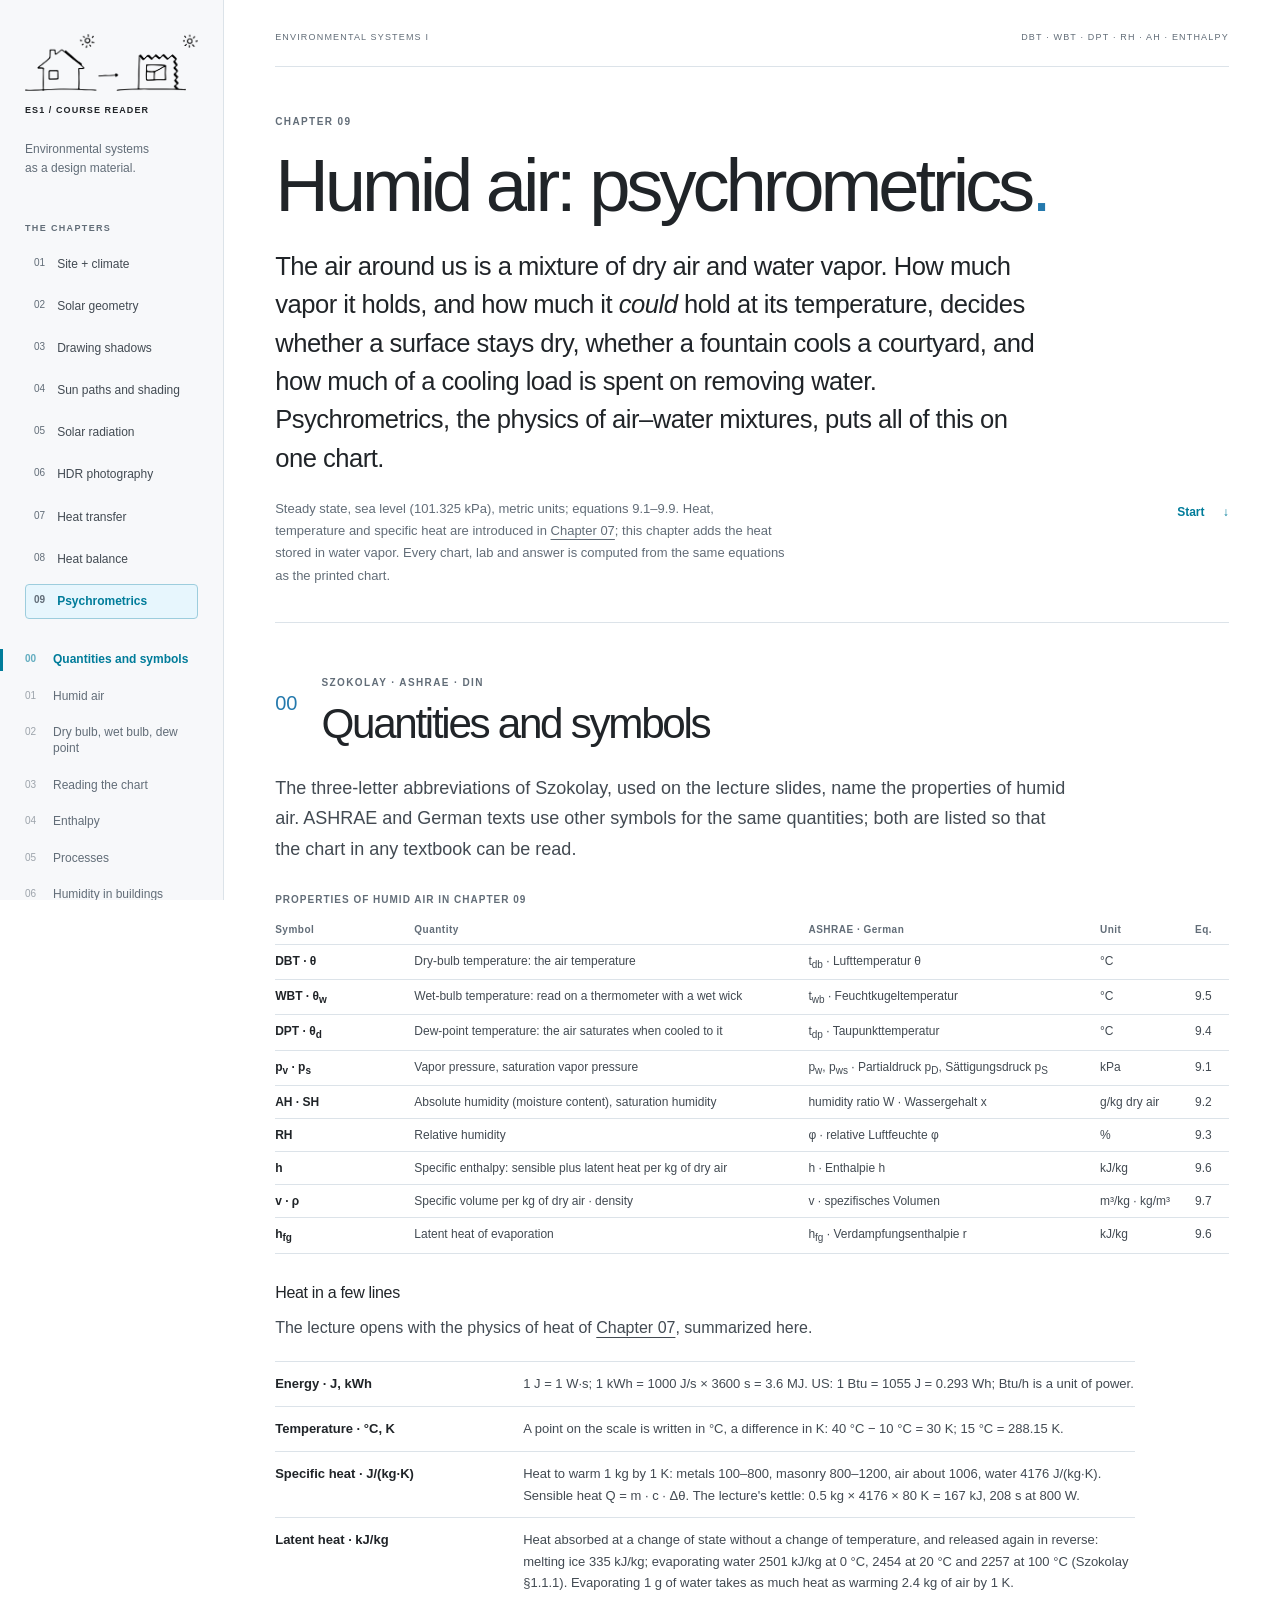
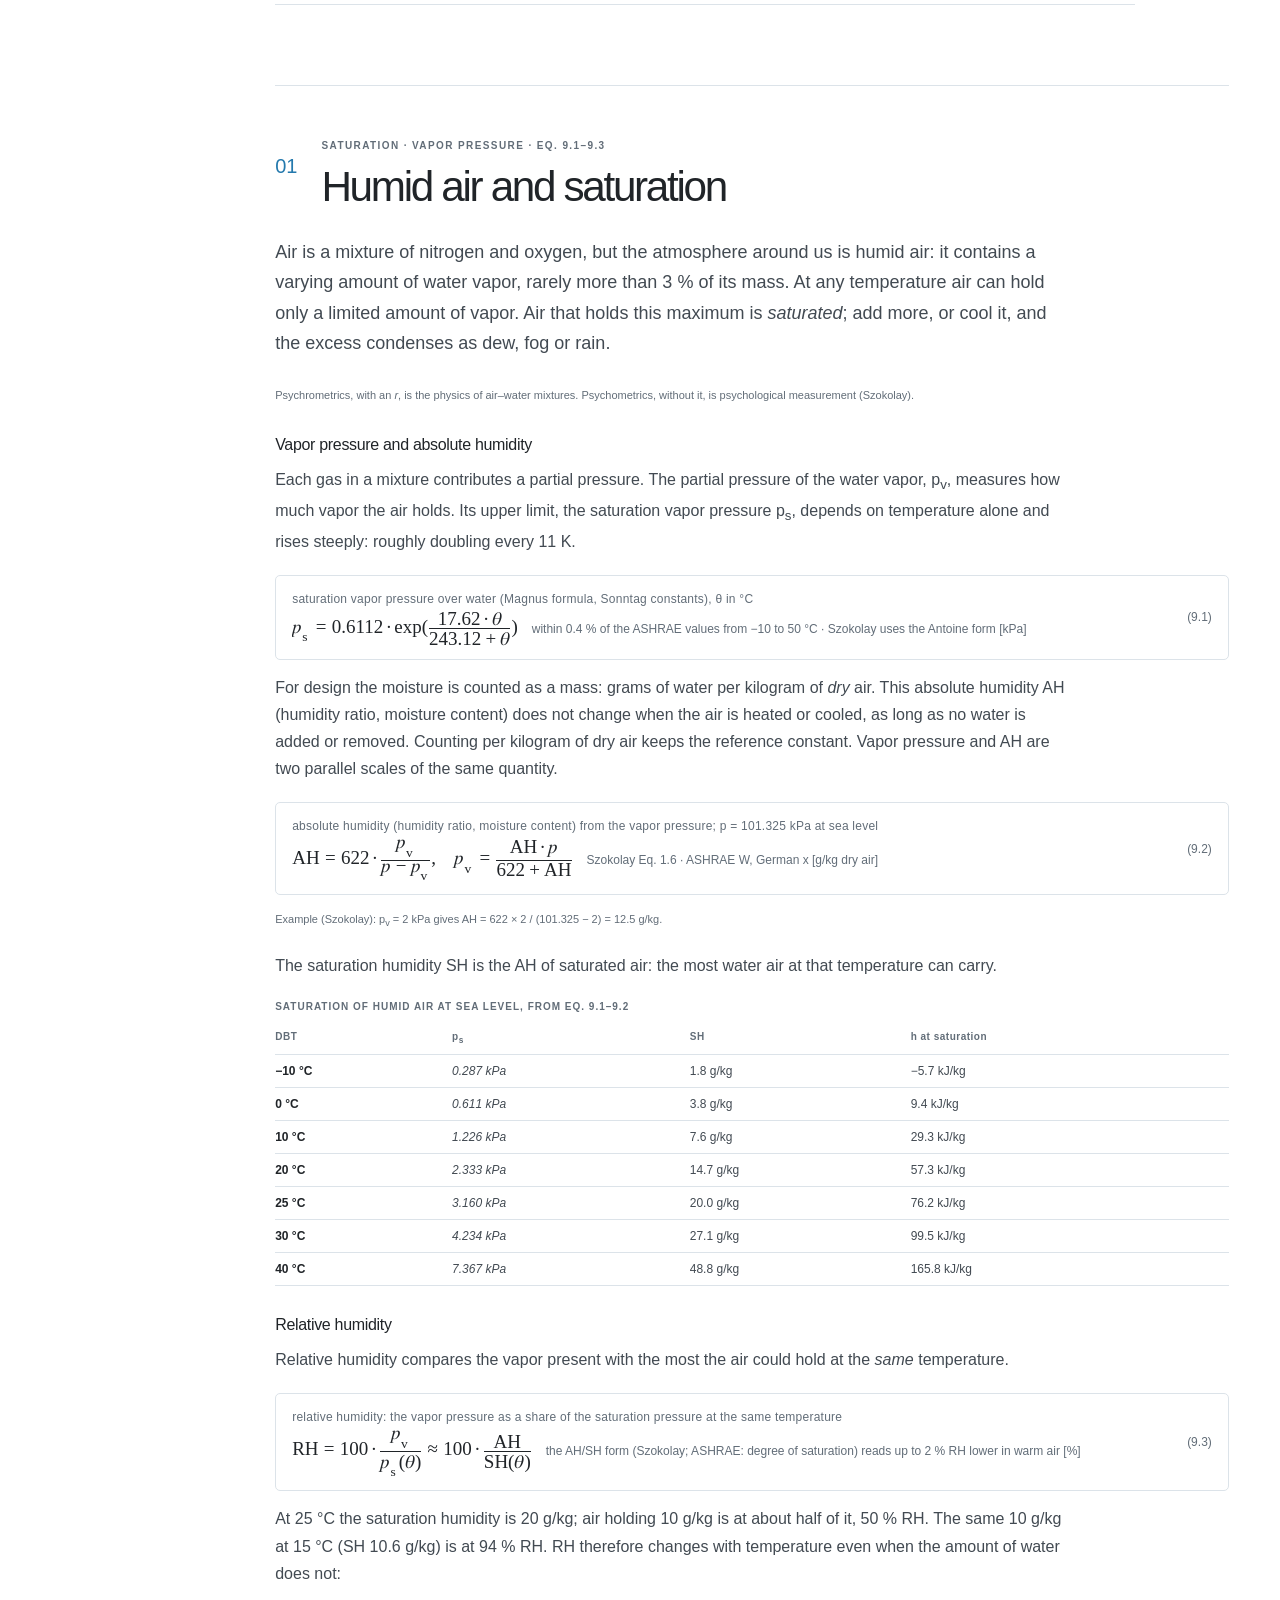
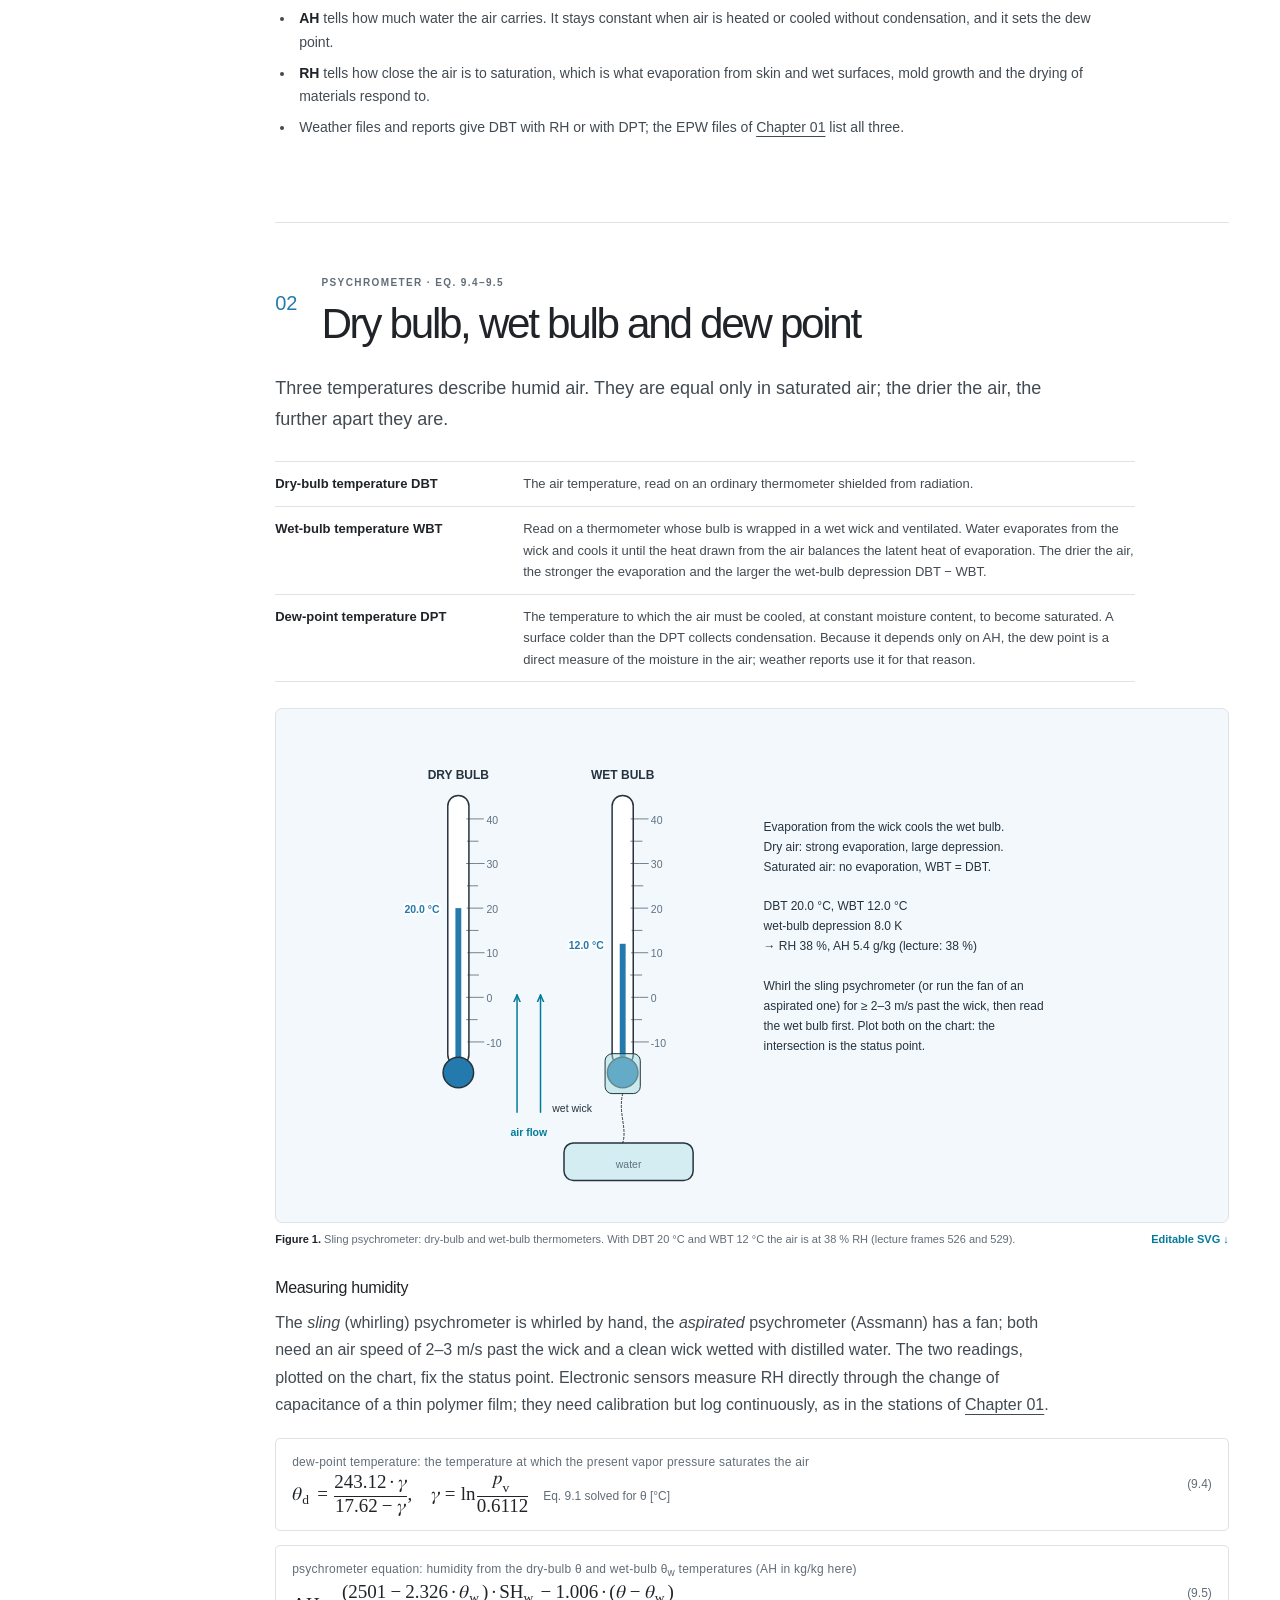
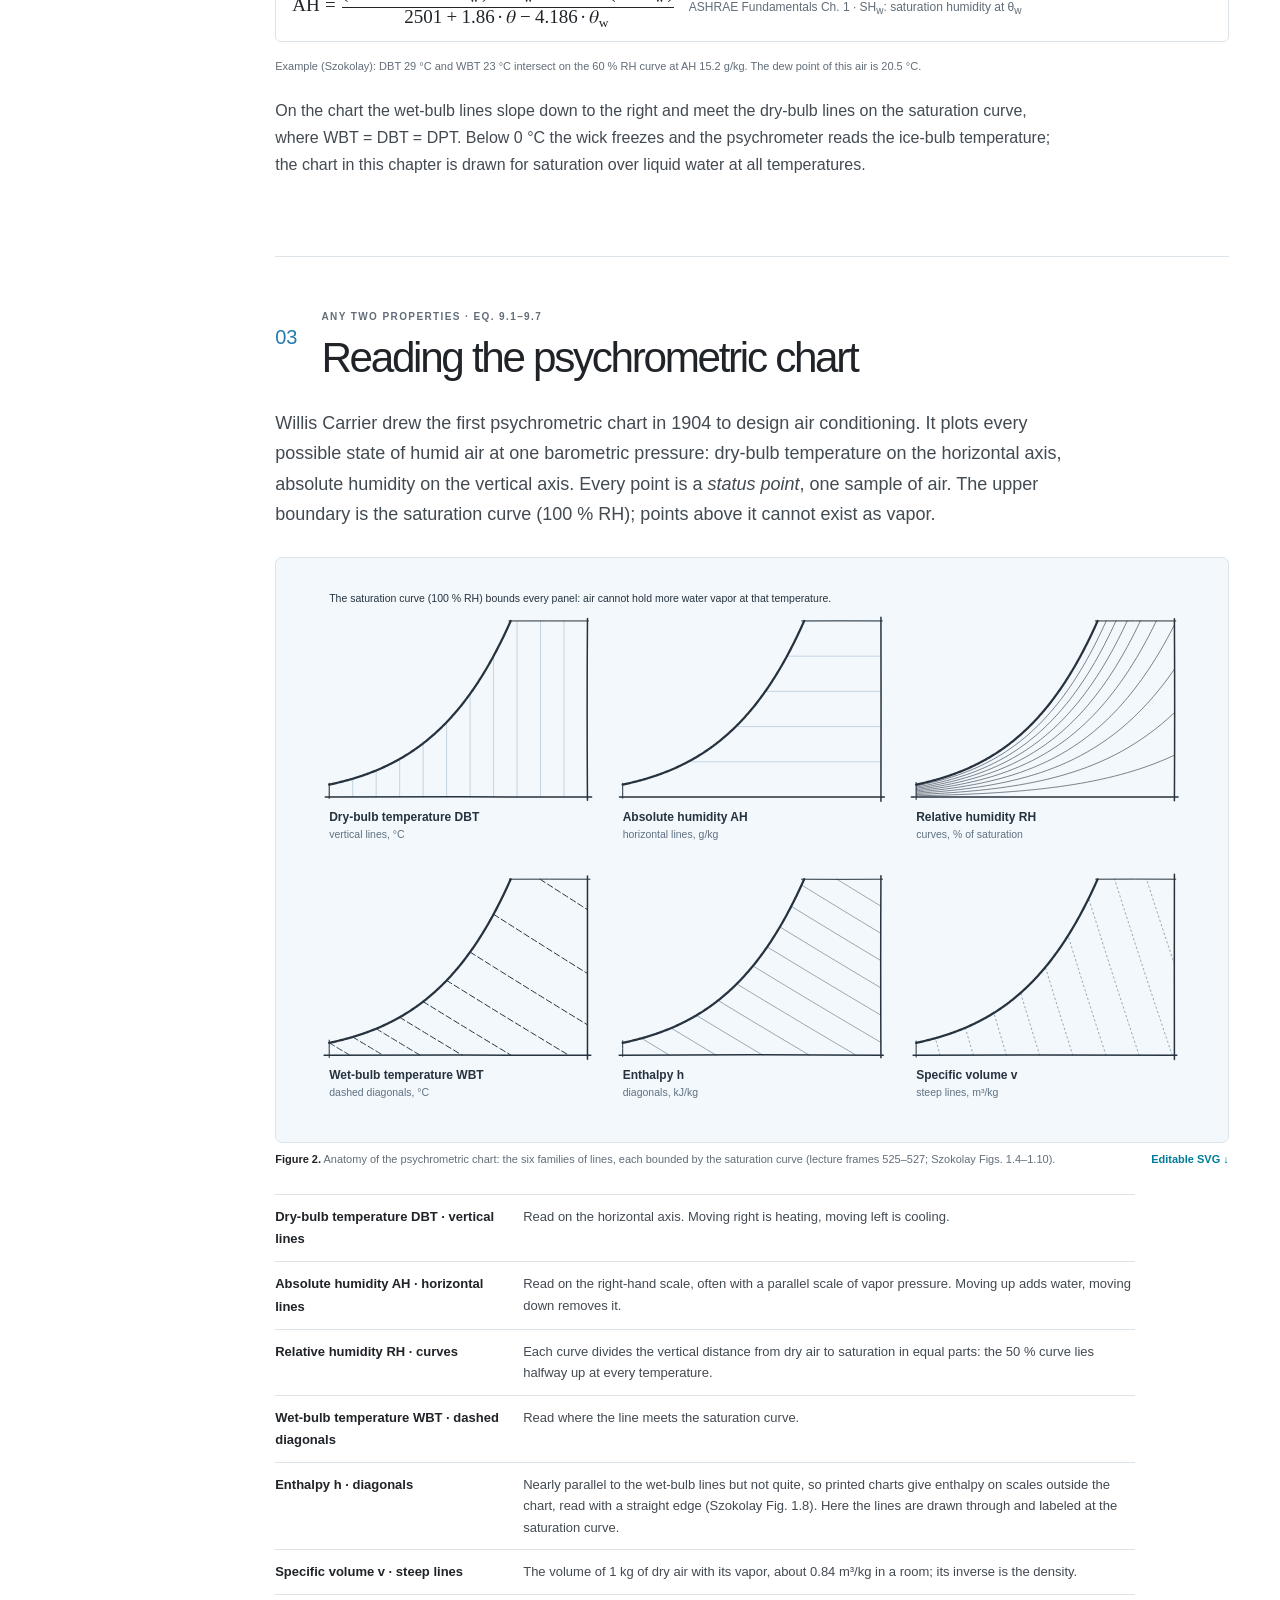
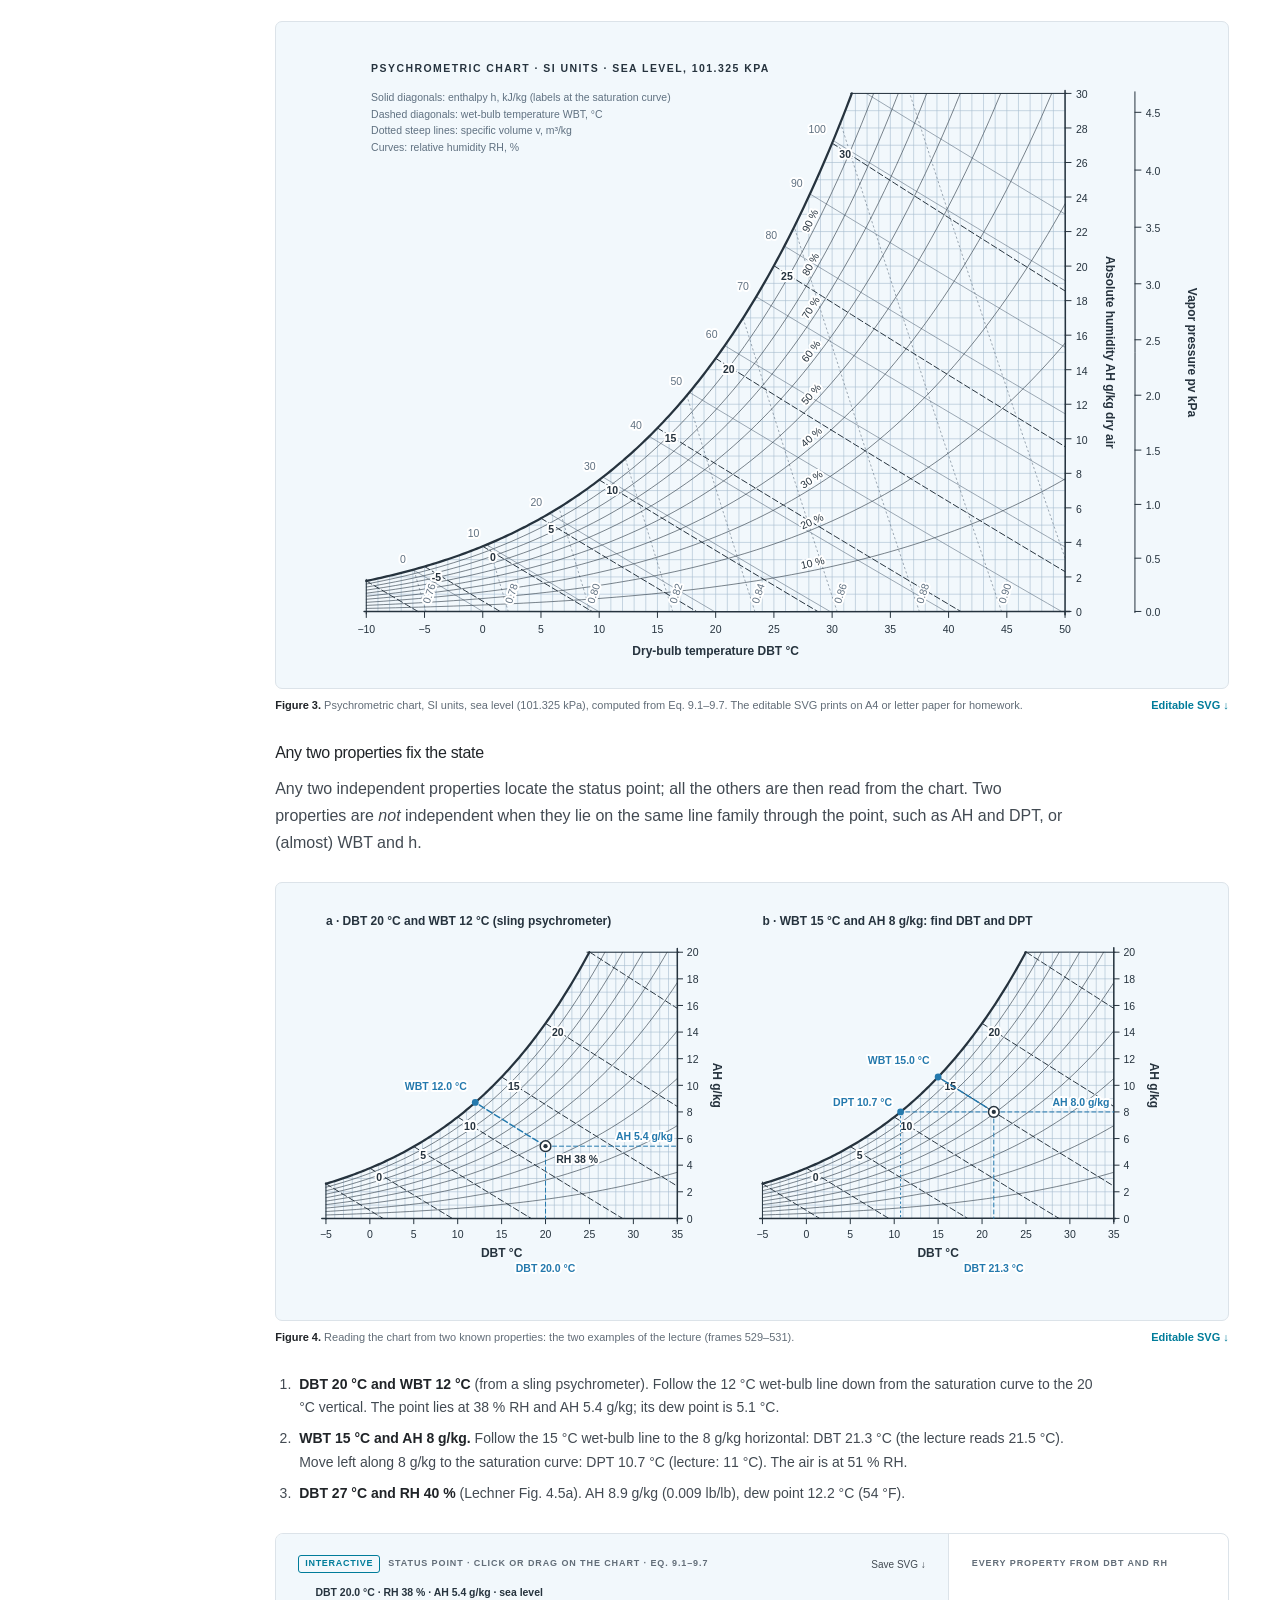
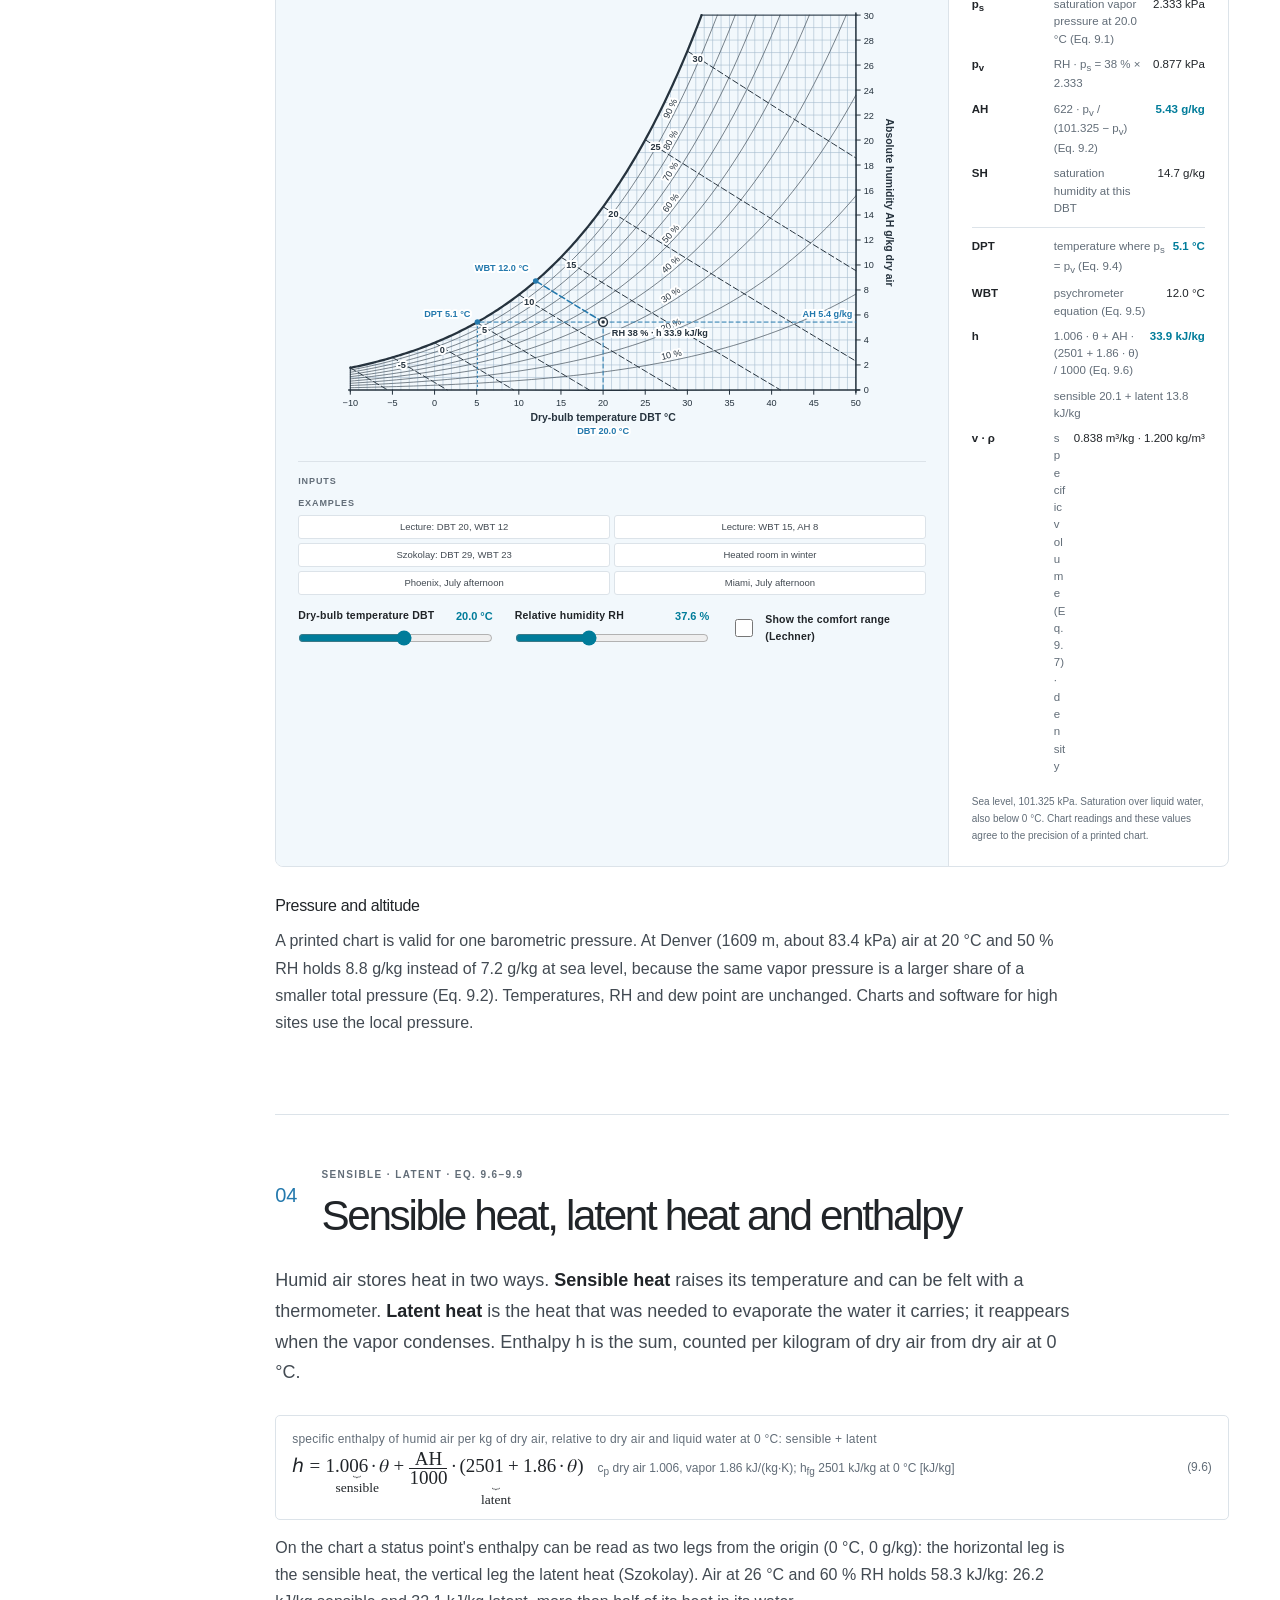
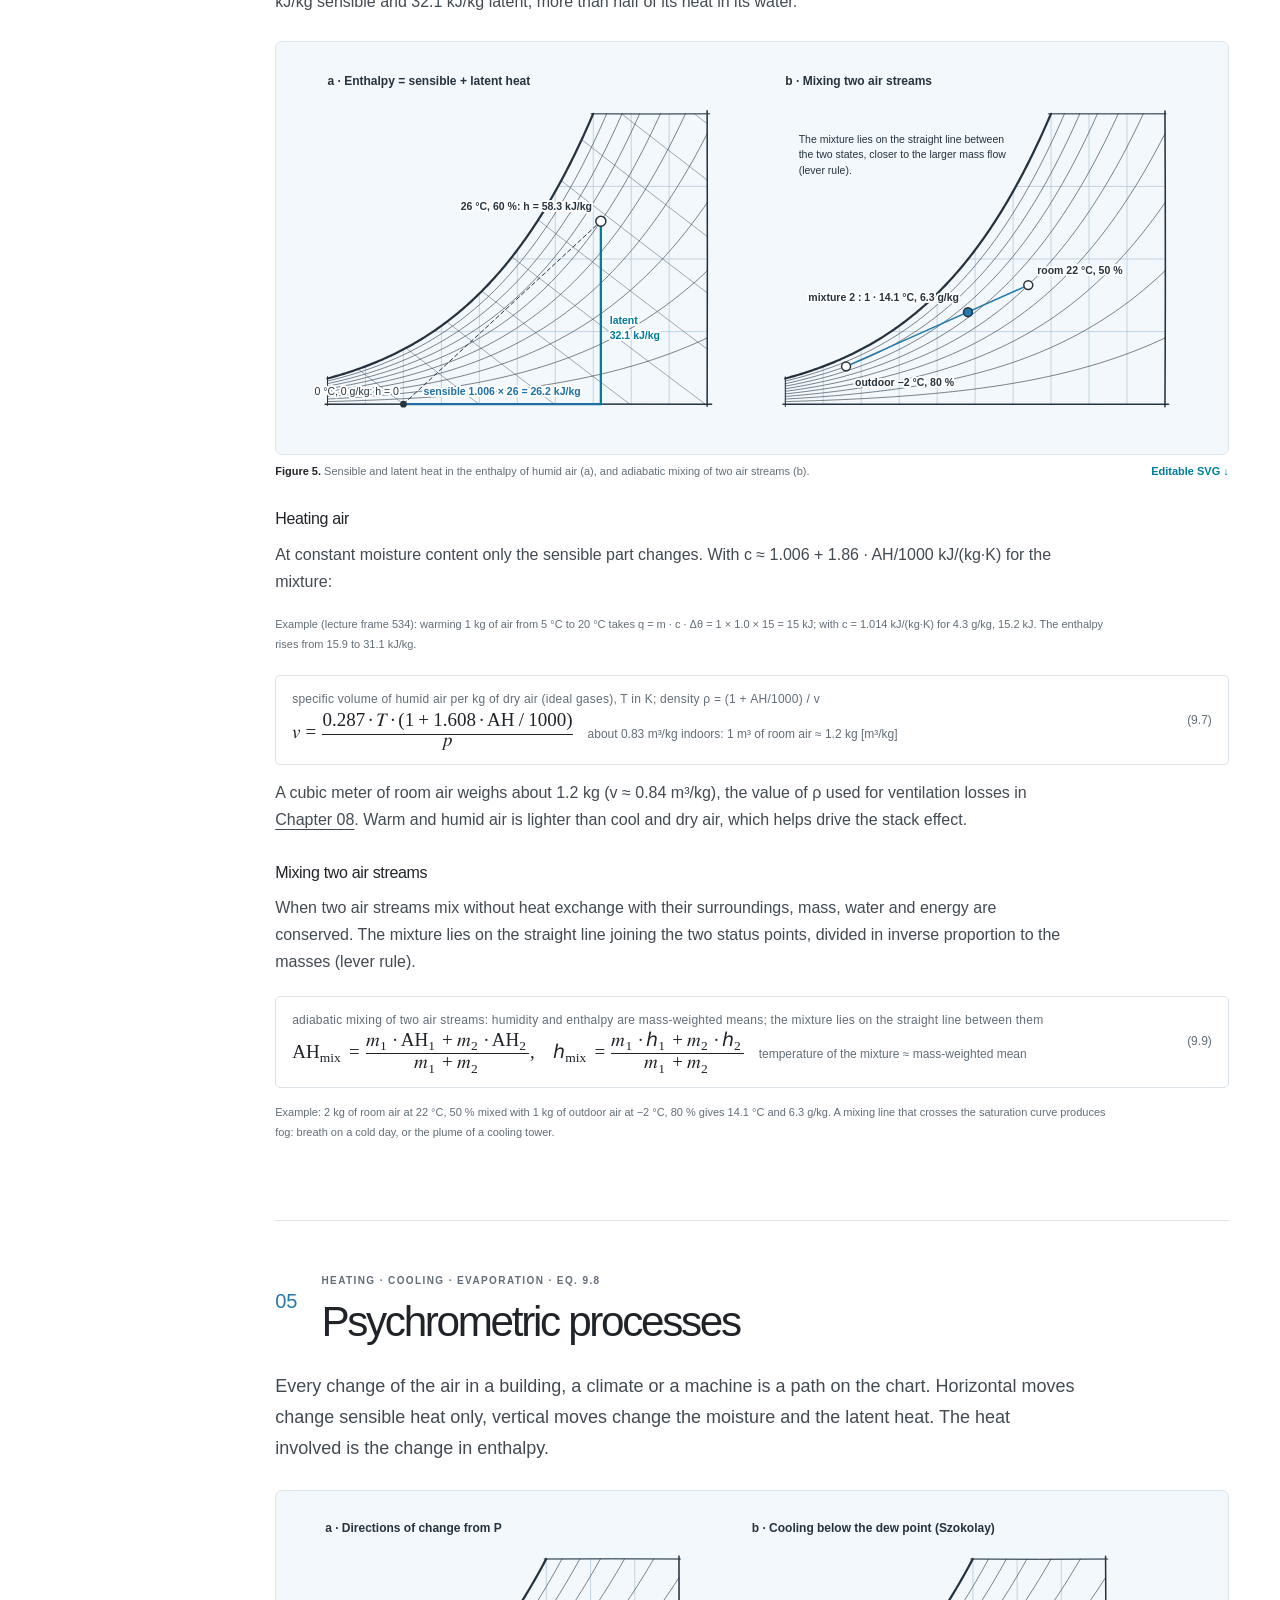
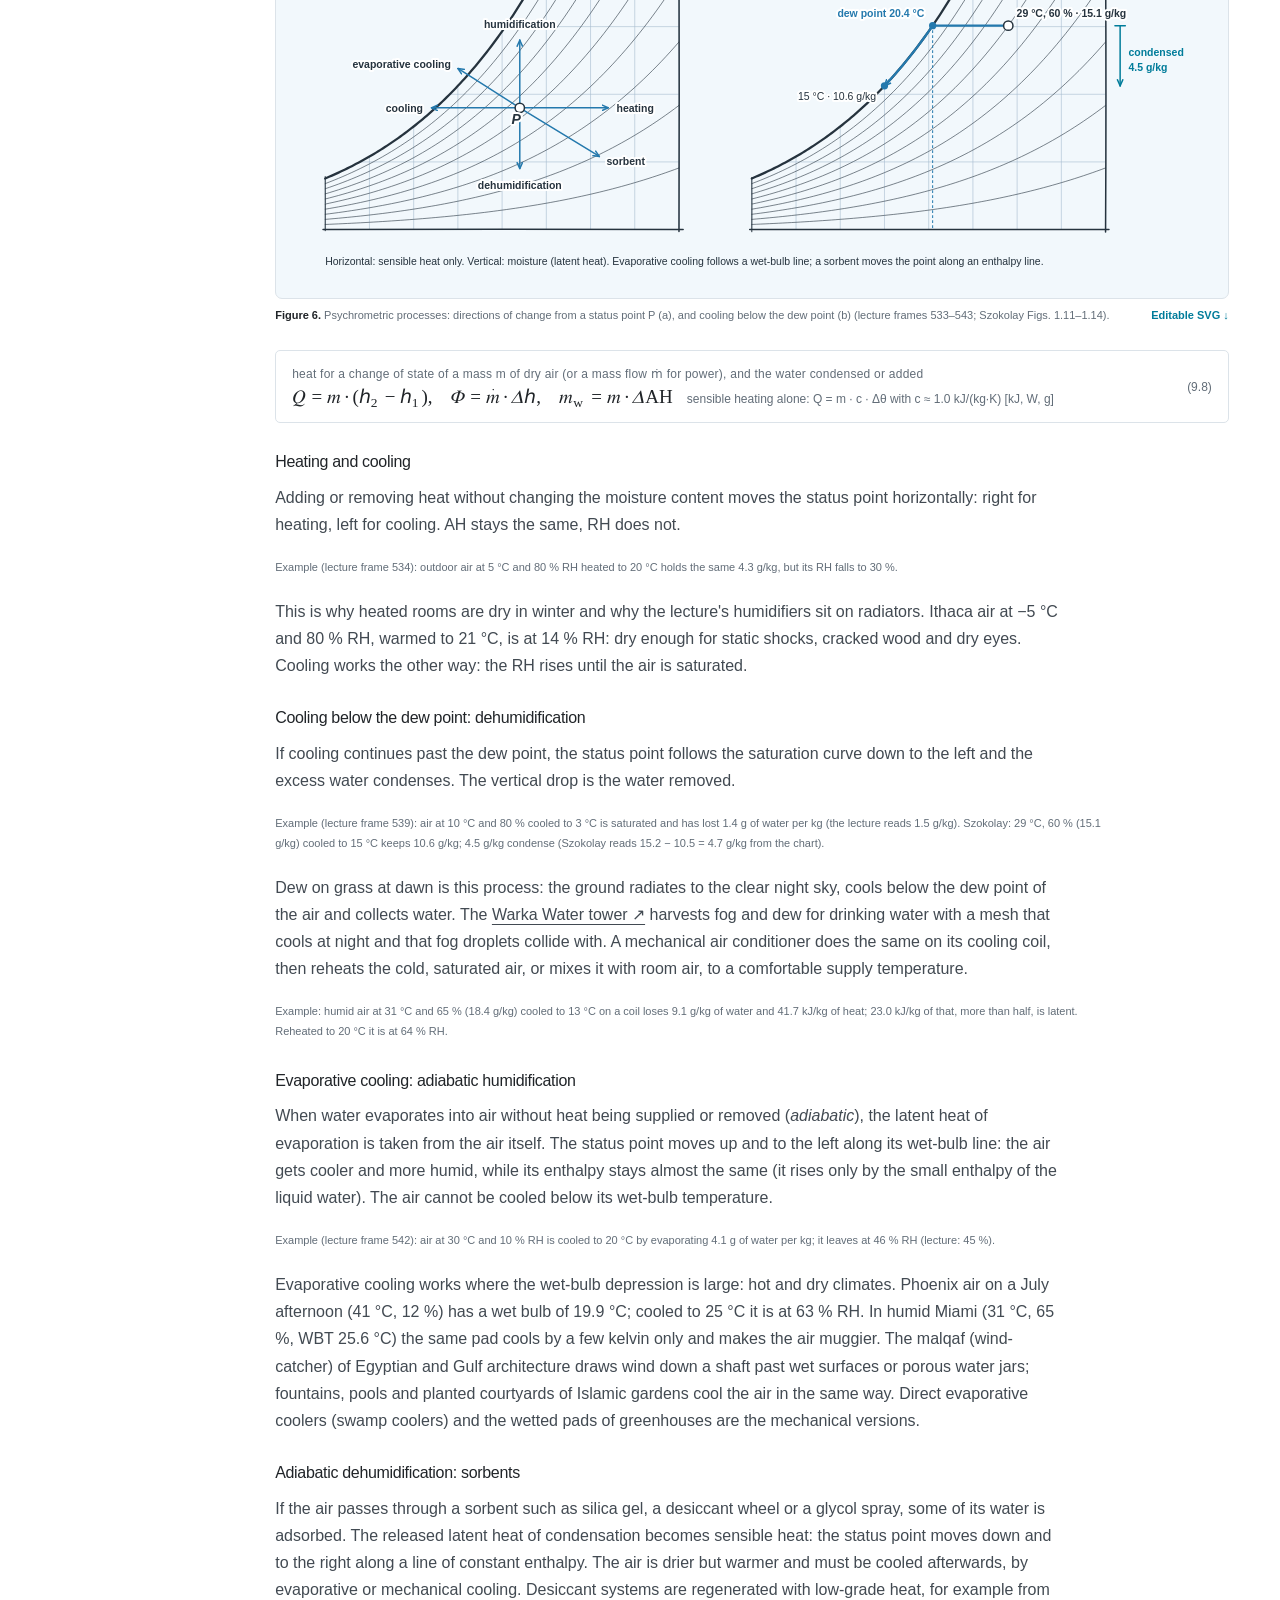
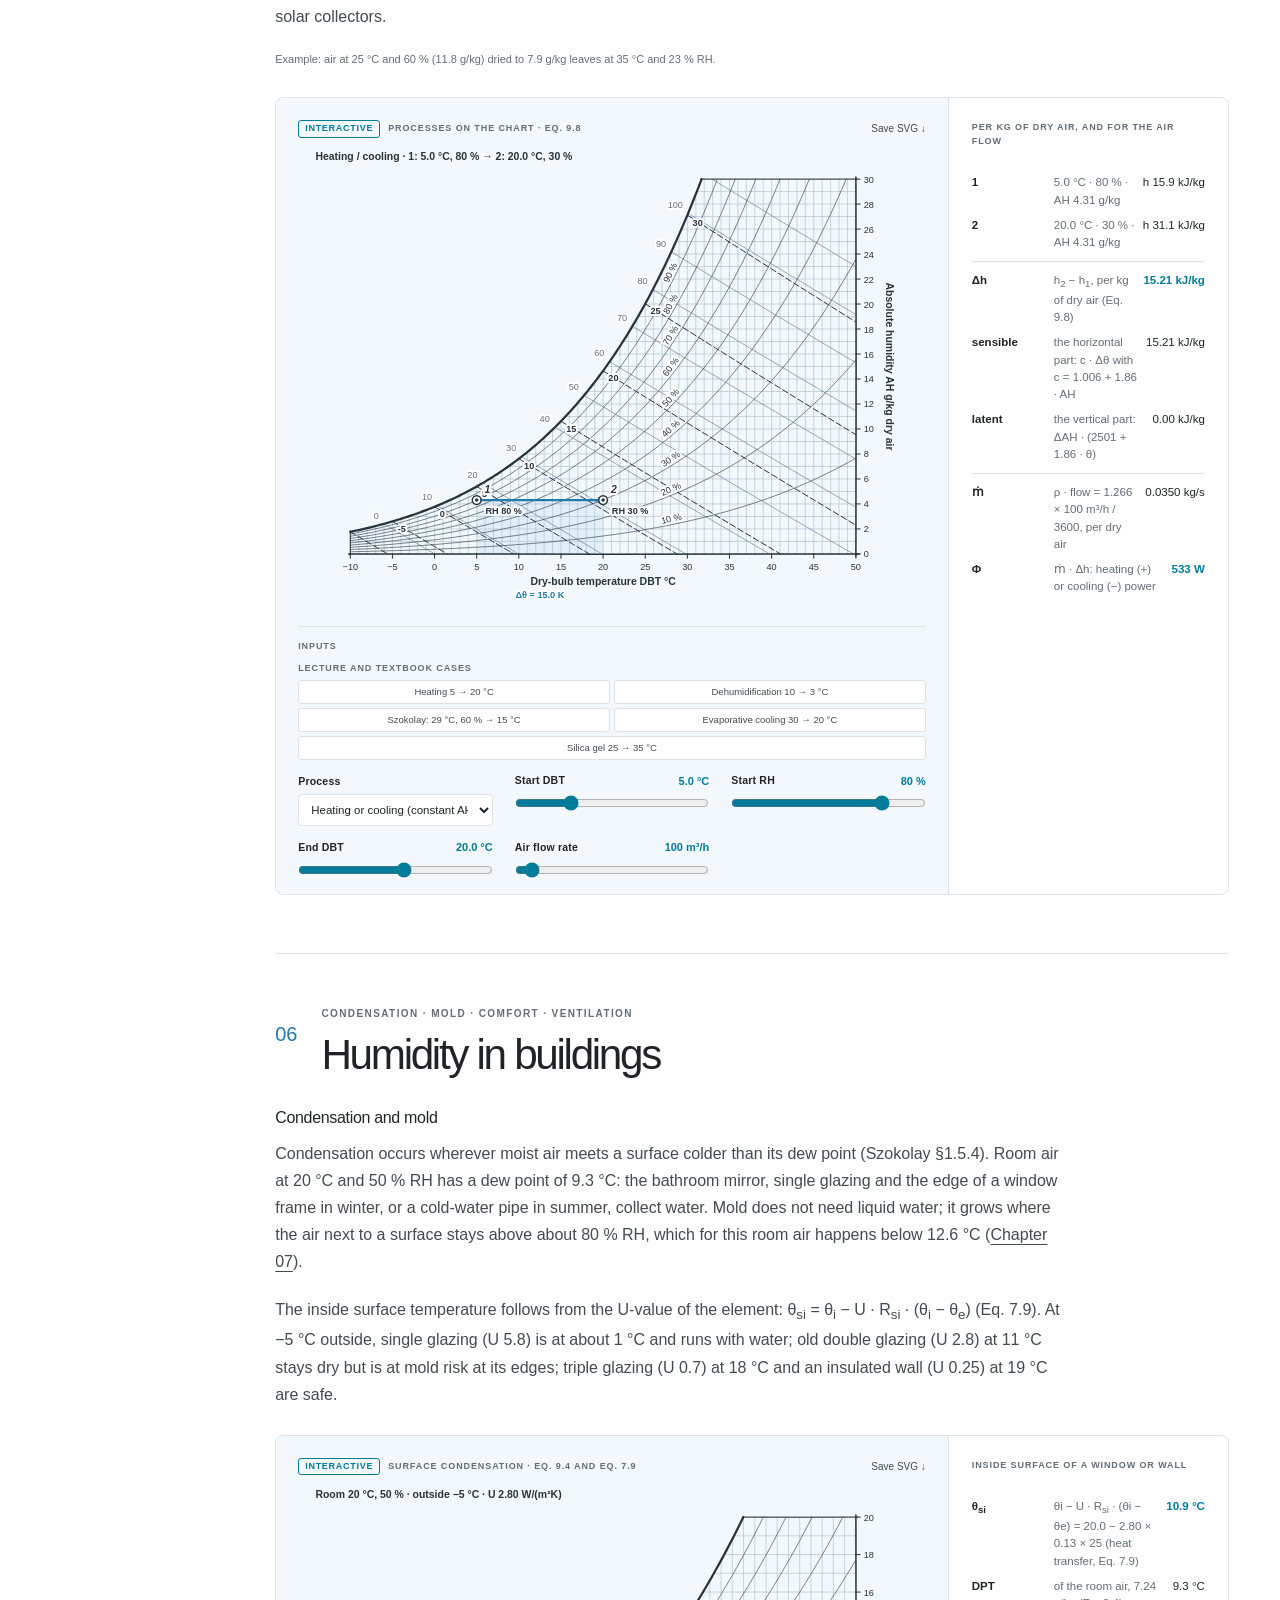
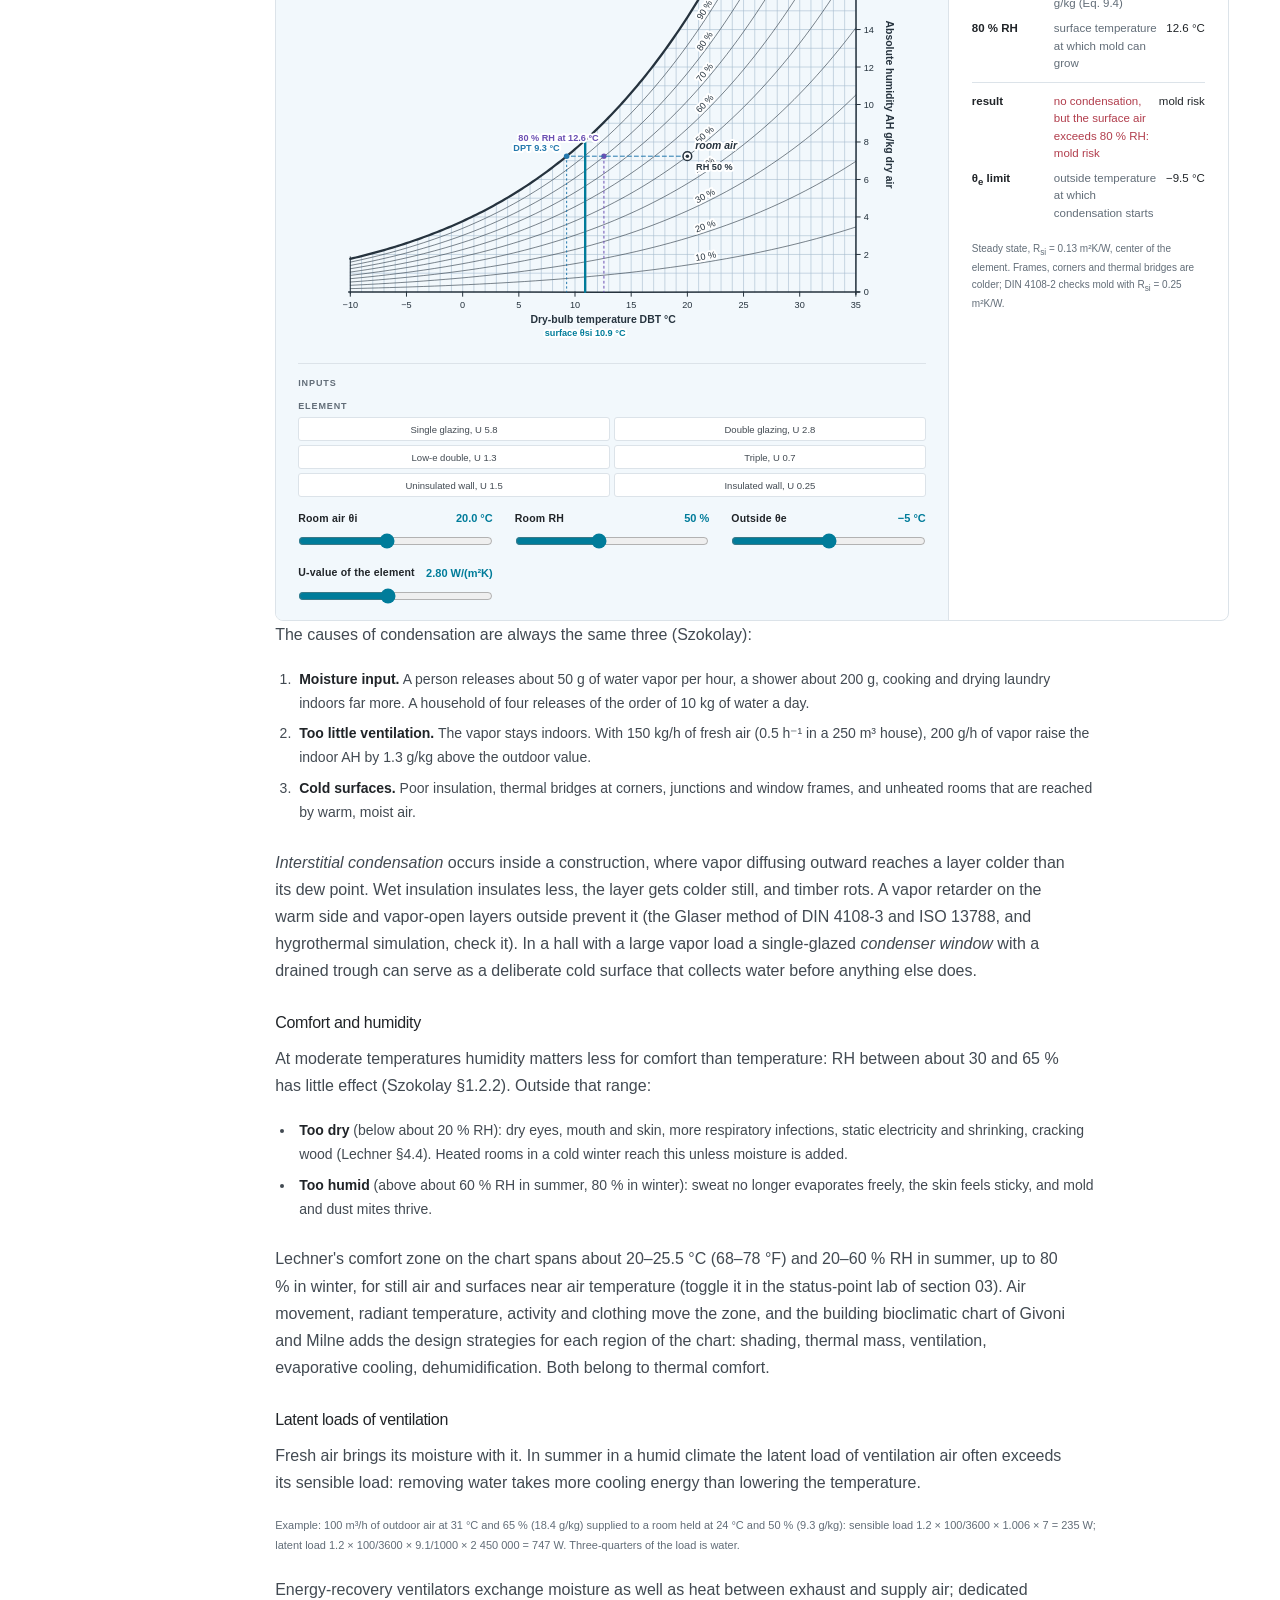
<file: psychrometrics.html>
<!doctype html>
<!-- Generated from content/psychrometrics/ by the local content build. Edit the Markdown source. -->
<html lang="en">
<head>
  <meta charset="utf-8">
  <meta name="viewport" content="width=device-width, initial-scale=1">
  <meta name="description" content="ES1 course reader, Chapter 09: humid air and the psychrometric chart. Saturation, vapor pressure, absolute and relative humidity, dry-bulb, wet-bulb and dew-point temperature, sensible and latent heat, enthalpy, and the processes of heating, cooling, dehumidification, evaporative cooling and condensation in buildings. Metric.">
  <meta name="author" content="Timur Dogan">
  <meta name="theme-color" content="#ffffff">
  <title>Psychrometrics · ES1 Course Reader</title>
  <link rel="icon" href="./assets/course-logo.png" type="image/png">
  <script src="./src/theme.js"></script>
  <link rel="stylesheet" href="./styles.css">
  <link rel="stylesheet" href="./theme.css">
  <link rel="stylesheet" href="./solar.css">
  <link rel="stylesheet" href="./heat.css">
  <script defer src="./assets/psychro.bundle.js"></script>
</head>
<body>
<a class="skip-link" href="#main">Skip to chapter</a>
<div class="mobile-bar"><a href="#top" class="wordmark"><img class="course-logo" src="./assets/course-logo.png" alt="ES1" width="372" height="123"><span>Course reader</span></a><div class="mobile-actions"><button type="button" class="theme-toggle" data-theme-toggle aria-label="Switch to dark mode" aria-pressed="false"><svg viewBox="0 0 24 24" fill="none" stroke="currentColor" stroke-width="1.6" aria-hidden="true"><circle cx="12" cy="12" r="8"/><path d="M12 4a8 8 0 0 1 0 16Z" fill="currentColor" stroke="none"/></svg></button><button id="menu-toggle" aria-expanded="false" aria-controls="sidebar">Contents <span aria-hidden="true">☰</span></button></div></div>
<aside class="sidebar" id="sidebar" aria-label="Chapter navigation">
  <a class="brand" href="#top"><img class="course-logo" src="./assets/course-logo.png" alt="ES1" width="372" height="123"><span class="brand-sub">ES1 / COURSE READER</span></a>
  <p class="sidebar-intro">Environmental systems<br>as a design material.</p>
  <div class="chapter-label">THE CHAPTERS</div><div class="course-chapters"><a href="./site-climate.html"><span>01</span>Site + climate</a><a href="./index.html"><span>02</span>Solar geometry</a><a href="./shadow-drawing.html"><span>03</span>Drawing shadows</a><a href="./sun-paths-shading.html"><span>04</span>Sun paths and shading</a><a href="./solar-radiation.html"><span>05</span>Solar radiation</a><a href="./hdr-photography.html"><span>06</span>HDR photography</a><a href="./heat-transfer.html"><span>07</span>Heat transfer</a><a href="./heat-balance.html"><span>08</span>Heat balance</a><a href="./psychrometrics.html" aria-current="page"><span>09</span>Psychrometrics</a></div>
  <nav aria-label="On this page">
<a href="#symbols" class="active"><span>00</span>Quantities and symbols</a>
<a href="#air"><span>01</span>Humid air</a>
<a href="#measure"><span>02</span>Dry bulb, wet bulb, dew point</a>
<a href="#chart"><span>03</span>Reading the chart</a>
<a href="#enthalpy"><span>04</span>Enthalpy</a>
<a href="#processes"><span>05</span>Processes</a>
<a href="#buildings"><span>06</span>Humidity in buildings</a>
<a href="#quiz"><span>07</span>Self-test</a>
</nav>
  <div class="sidebar-bottom"><button type="button" class="theme-toggle" data-theme-toggle aria-label="Switch to dark mode" aria-pressed="false"><span data-theme-label>Dark mode</span><svg viewBox="0 0 24 24" fill="none" stroke="currentColor" stroke-width="1.6" aria-hidden="true"><circle cx="12" cy="12" r="8"/><path d="M12 4a8 8 0 0 1 0 16Z" fill="currentColor" stroke="none"/></svg></button><div class="reading-label"><span>Reading position</span><span id="progress-number">0%</span></div><div class="progress-track"><div id="reading-progress"></div></div><a href="./index.html#author">About the instructor <span aria-hidden="true">↗</span></a><a href="#figures">Figure files (SVG) <span aria-hidden="true">↗</span></a><a href="#references">Sources and model notes <span aria-hidden="true">↗</span></a><p>Environmental Systems I<br>Cornell AAP</p></div>
</aside>
<main id="main">
  <header class="hero" id="top">
<div class="topline"><span>ENVIRONMENTAL SYSTEMS I</span><span>DBT · WBT · DPT · RH · AH · ENTHALPY</span></div>
<div class="hero-heading"><div><p class="eyebrow">CHAPTER 09</p><h1>Humid air: psychrometrics<span class="title-dot">.</span></h1></div></div>
<p class="hero-lead">The air around us is a mixture of dry air and water vapor. How much vapor it holds, and how much it <em>could</em> hold at its temperature, decides whether a surface stays dry, whether a fountain cools a courtyard, and how much of a cooling load is spent on removing water. Psychrometrics, the physics of air–water mixtures, puts all of this on one chart.</p>
<div class="hero-bottom"><p>Steady state, sea level (101.325 kPa), metric units; equations 9.1–9.9. Heat, temperature and specific heat are introduced in <a href="./heat-transfer.html#heat">Chapter 07</a>; this chapter adds the heat stored in water vapor. Every chart, lab and answer is computed from the same equations as the printed chart.</p>
<a href="#symbols" class="text-link">Start <span aria-hidden="true">↓</span></a>

</div>


</header>
  <noscript><p class="notice">The text, equations, tables and figures work without JavaScript. Enable JavaScript for the interactive charts and the self-test.</p></noscript>
  <section id="symbols" class="reader-section">
<div class="section-heading"><span class="section-number">00</span><div><p class="eyebrow">SZOKOLAY · ASHRAE · DIN</p><h2>Quantities and symbols</h2></div></div>
<p class="section-lead">The three-letter abbreviations of Szokolay, used on the lecture slides, name the properties of humid air. ASHRAE and German texts use other symbols for the same quantities; both are listed so that the chart in any textbook can be read.</p>
<div class="table-wrap"><table class="nomenclature heat-table"><caption>Properties of humid air in Chapter 09</caption><thead><tr><th scope="col">Symbol</th><th scope="col">Quantity</th><th scope="col">ASHRAE · German</th><th scope="col">Unit</th><th scope="col">Eq.</th></tr></thead><tbody>
<tr><th scope="row">DBT · θ</th><td>Dry-bulb temperature: the air temperature</td><td>t<sub>db</sub> · Lufttemperatur θ</td><td>°C</td><td></td></tr>
<tr><th scope="row">WBT · θ<sub>w</sub></th><td>Wet-bulb temperature: read on a thermometer with a wet wick</td><td>t<sub>wb</sub> · Feuchtkugeltemperatur</td><td>°C</td><td>9.5</td></tr>
<tr><th scope="row">DPT · θ<sub>d</sub></th><td>Dew-point temperature: the air saturates when cooled to it</td><td>t<sub>dp</sub> · Taupunkttemperatur</td><td>°C</td><td>9.4</td></tr>
<tr><th scope="row">p<sub>v</sub> · p<sub>s</sub></th><td>Vapor pressure, saturation vapor pressure</td><td>p<sub>w</sub>, p<sub>ws</sub> · Partialdruck p<sub>D</sub>, Sättigungsdruck p<sub>S</sub></td><td>kPa</td><td>9.1</td></tr>
<tr><th scope="row">AH · SH</th><td>Absolute humidity (moisture content), saturation humidity</td><td>humidity ratio W · Wassergehalt x</td><td>g/kg dry air</td><td>9.2</td></tr>
<tr><th scope="row">RH</th><td>Relative humidity</td><td>φ · relative Luftfeuchte φ</td><td>%</td><td>9.3</td></tr>
<tr><th scope="row">h</th><td>Specific enthalpy: sensible plus latent heat per kg of dry air</td><td>h · Enthalpie h</td><td>kJ/kg</td><td>9.6</td></tr>
<tr><th scope="row">v · ρ</th><td>Specific volume per kg of dry air · density</td><td>v · spezifisches Volumen</td><td>m³/kg · kg/m³</td><td>9.7</td></tr>
<tr><th scope="row">h<sub>fg</sub></th><td>Latent heat of evaporation</td><td>h<sub>fg</sub> · Verdampfungsenthalpie r</td><td>kJ/kg</td><td>9.6</td></tr>
</tbody></table>

</div>

<h3 class="sub" id="recap">Heat in a few lines</h3>
<p class="measure">The lecture opens with the physics of heat of <a href="./heat-transfer.html#heat">Chapter 07</a>, summarized here.</p>
<dl class="defs">
<div><dt>Energy · J, kWh</dt><dd>1 J = 1 W·s; 1 kWh = 1000 J/s × 3600 s = 3.6 MJ. US: 1 Btu = 1055 J = 0.293 Wh; Btu/h is a unit of power.</dd></div>
<div><dt>Temperature · °C, K</dt><dd>A point on the scale is written in °C, a difference in K: 40 °C − 10 °C = 30 K; 15 °C = 288.15 K.</dd></div>
<div><dt>Specific heat · J/(kg·K)</dt><dd>Heat to warm 1 kg by 1 K: metals 100–800, masonry 800–1200, air about 1006, water 4176 J/(kg·K). Sensible heat Q = m · c · Δθ. The lecture&#39;s kettle: 0.5 kg × 4176 × 80 K = 167 kJ, 208 s at 800 W.</dd></div>
<div><dt>Latent heat · kJ/kg</dt><dd>Heat absorbed at a change of state without a change of temperature, and released again in reverse: melting ice 335 kJ/kg; evaporating water 2501 kJ/kg at 0 °C, 2454 at 20 °C and 2257 at 100 °C (Szokolay §1.1.1). Evaporating 1 g of water takes as much heat as warming 2.4 kg of air by 1 K.</dd></div>
</dl>

</section>

<section id="air" class="reader-section">
<div class="section-heading"><span class="section-number">01</span><div><p class="eyebrow">SATURATION · VAPOR PRESSURE · EQ. 9.1–9.3</p><h2>Humid air and saturation</h2></div></div>
<p class="section-lead">Air is a mixture of nitrogen and oxygen, but the atmosphere around us is humid air: it contains a varying amount of water vapor, rarely more than 3 % of its mass. At any temperature air can hold only a limited amount of vapor. Air that holds this maximum is <em>saturated</em>; add more, or cool it, and the excess condenses as dew, fog or rain.</p>
<p class="caption">Psychrometrics, with an <em>r</em>, is the physics of air–water mixtures. Psychometrics, without it, is psychological measurement (Szokolay).</p>
<h3 class="sub">Vapor pressure and absolute humidity</h3>
<p class="measure">Each gas in a mixture contributes a partial pressure. The partial pressure of the water vapor, p<sub>v</sub>, measures how much vapor the air holds. Its upper limit, the saturation vapor pressure p<sub>s</sub>, depends on temperature alone and rises steeply: roughly doubling every 11 K.</p>
<div class="eq" id="eq-9-1"><span class="eq-math"><span class="eq-line"><span class="eq-label">saturation vapor pressure over water (Magnus formula, Sonntag constants), θ in °C</span><math><msub><mi>p</mi><mtext>s</mtext></msub><mo>=</mo><mn>0.6112</mn><mo>·</mo><mi>exp</mi><mrow><mo>(</mo><mfrac><mrow><mn>17.62</mn><mo>·</mo><mi>θ</mi></mrow><mrow><mn>243.12</mn><mo>+</mo><mi>θ</mi></mrow></mfrac><mo>)</mo></mrow></math><span class="eq-note">within 0.4 % of the ASHRAE values from −10 to 50 °C · Szokolay uses the Antoine form <span class="eq-unit">kPa</span></span></span></span><span class="eq-n">(9.1)</span></div>
<p class="measure">For design the moisture is counted as a mass: grams of water per kilogram of <em>dry</em> air. This absolute humidity AH (humidity ratio, moisture content) does not change when the air is heated or cooled, as long as no water is added or removed. Counting per kilogram of dry air keeps the reference constant. Vapor pressure and AH are two parallel scales of the same quantity.</p>
<div class="eq" id="eq-9-2"><span class="eq-math"><span class="eq-line"><span class="eq-label">absolute humidity (humidity ratio, moisture content) from the vapor pressure; p = 101.325 kPa at sea level</span><math><mi>AH</mi><mo>=</mo><mn>622</mn><mo>·</mo><mfrac><msub><mi>p</mi><mtext>v</mtext></msub><mrow><mi>p</mi><mo>−</mo><msub><mi>p</mi><mtext>v</mtext></msub></mrow></mfrac><mo>,</mo><mspace width="0.8em"/><msub><mi>p</mi><mtext>v</mtext></msub><mo>=</mo><mfrac><mrow><mi>AH</mi><mo>·</mo><mi>p</mi></mrow><mrow><mn>622</mn><mo>+</mo><mi>AH</mi></mrow></mfrac></math><span class="eq-note">Szokolay Eq. 1.6 · ASHRAE W, German x <span class="eq-unit">g/kg dry air</span></span></span></span><span class="eq-n">(9.2)</span></div>
<p class="caption">Example (Szokolay): p<sub>v</sub> = 2 kPa gives AH = 622 × 2 / (101.325 − 2) = 12.5 g/kg.</p>
<p class="measure">The saturation humidity SH is the AH of saturated air: the most water air at that temperature can carry.</p>
<div class="table-wrap"><table class="nomenclature"><caption>Saturation of humid air at sea level, from Eq. 9.1–9.2</caption><thead><tr><th scope="col">DBT</th><th scope="col">p<sub>s</sub></th><th scope="col">SH</th><th scope="col">h at saturation</th></tr></thead><tbody>
<tr><th scope="row">−10 °C</th><td>0.287 kPa</td><td>1.8 g/kg</td><td>−5.7 kJ/kg</td></tr>
<tr><th scope="row">0 °C</th><td>0.611 kPa</td><td>3.8 g/kg</td><td>9.4 kJ/kg</td></tr>
<tr><th scope="row">10 °C</th><td>1.226 kPa</td><td>7.6 g/kg</td><td>29.3 kJ/kg</td></tr>
<tr><th scope="row">20 °C</th><td>2.333 kPa</td><td>14.7 g/kg</td><td>57.3 kJ/kg</td></tr>
<tr><th scope="row">25 °C</th><td>3.160 kPa</td><td>20.0 g/kg</td><td>76.2 kJ/kg</td></tr>
<tr><th scope="row">30 °C</th><td>4.234 kPa</td><td>27.1 g/kg</td><td>99.5 kJ/kg</td></tr>
<tr><th scope="row">40 °C</th><td>7.367 kPa</td><td>48.8 g/kg</td><td>165.8 kJ/kg</td></tr>
</tbody></table></div>
<h3 class="sub">Relative humidity</h3>
<p class="measure">Relative humidity compares the vapor present with the most the air could hold at the <em>same</em> temperature.</p>
<div class="eq" id="eq-9-3"><span class="eq-math"><span class="eq-line"><span class="eq-label">relative humidity: the vapor pressure as a share of the saturation pressure at the same temperature</span><math><mi>RH</mi><mo>=</mo><mn>100</mn><mo>·</mo><mfrac><msub><mi>p</mi><mtext>v</mtext></msub><mrow><msub><mi>p</mi><mtext>s</mtext></msub><mo>(</mo><mi>θ</mi><mo>)</mo></mrow></mfrac><mo>≈</mo><mn>100</mn><mo>·</mo><mfrac><mi>AH</mi><mrow><mi>SH</mi><mo>(</mo><mi>θ</mi><mo>)</mo></mrow></mfrac></math><span class="eq-note">the AH/SH form (Szokolay; ASHRAE: degree of saturation) reads up to 2 % RH lower in warm air <span class="eq-unit">%</span></span></span></span><span class="eq-n">(9.3)</span></div>
<p class="measure">At 25 °C the saturation humidity is 20 g/kg; air holding 10 g/kg is at about half of it, 50 % RH. The same 10 g/kg at 15 °C (SH 10.6 g/kg) is at 94 % RH. RH therefore changes with temperature even when the amount of water does not:</p>
<ul class="facts">
<li><strong>AH</strong> tells how much water the air carries. It stays constant when air is heated or cooled without condensation, and it sets the dew point.</li>
<li><strong>RH</strong> tells how close the air is to saturation, which is what evaporation from skin and wet surfaces, mold growth and the drying of materials respond to.</li>
<li>Weather files and reports give DBT with RH or with DPT; the EPW files of <a href="./site-climate.html#weather">Chapter 01</a> list all three.</li>
</ul>

</section>

<section id="measure" class="reader-section">
<div class="section-heading"><span class="section-number">02</span><div><p class="eyebrow">PSYCHROMETER · EQ. 9.4–9.5</p><h2>Dry bulb, wet bulb and dew point</h2></div></div>
<p class="section-lead">Three temperatures describe humid air. They are equal only in saturated air; the drier the air, the further apart they are.</p>
<dl class="defs">
<div><dt>Dry-bulb temperature DBT</dt><dd>The air temperature, read on an ordinary thermometer shielded from radiation.</dd></div>
<div><dt>Wet-bulb temperature WBT</dt><dd>Read on a thermometer whose bulb is wrapped in a wet wick and ventilated. Water evaporates from the wick and cools it until the heat drawn from the air balances the latent heat of evaporation. The drier the air, the stronger the evaporation and the larger the wet-bulb depression DBT − WBT.</dd></div>
<div><dt>Dew-point temperature DPT</dt><dd>The temperature to which the air must be cooled, at constant moisture content, to become saturated. A surface colder than the DPT collects condensation. Because it depends only on AH, the dew point is a direct measure of the moisture in the air; weather reports use it for that reason.</dd></div>
</dl>
<!-- FIG:psychrometer_START -->
<figure class="fig" id="fig-psychrometer"><div class="fig-plate"><svg xmlns="http://www.w3.org/2000/svg" viewBox="0 0 780 410" class="diagram" role="img" aria-label="Sling psychrometer: dry-bulb and wet-bulb thermometers"><title>Sling psychrometer: dry-bulb and wet-bulb thermometers</title><defs><marker id="psy-arrow-ink" viewBox="0 0 10 10" refX="9" refY="5" markerWidth="7" markerHeight="7" orient="auto-start-reverse" markerUnits="userSpaceOnUse"><path d="M0,1 L9,5 L0,9" fill="none" stroke="light-dark(#26333e, #edf4fa)" stroke-width="1.5"/></marker><marker id="psy-arrow-alt" viewBox="0 0 10 10" refX="9" refY="5" markerWidth="7" markerHeight="7" orient="auto-start-reverse" markerUnits="userSpaceOnUse"><path d="M0,1 L9,5 L0,9" fill="none" stroke="light-dark(#2479ad, #8bcfff)" stroke-width="1.5"/></marker><marker id="psy-arrow-azi" viewBox="0 0 10 10" refX="9" refY="5" markerWidth="7" markerHeight="7" orient="auto-start-reverse" markerUnits="userSpaceOnUse"><path d="M0,1 L9,5 L0,9" fill="none" stroke="light-dark(#007c9a, #6bd8f0)" stroke-width="1.5"/></marker><marker id="psy-arrow-third" viewBox="0 0 10 10" refX="9" refY="5" markerWidth="7" markerHeight="7" orient="auto-start-reverse" markerUnits="userSpaceOnUse"><path d="M0,1 L9,5 L0,9" fill="none" stroke="light-dark(#6a4fb3, #c3b2ff)" stroke-width="1.5"/></marker><marker id="psy-arrow-muted" viewBox="0 0 10 10" refX="9" refY="5" markerWidth="7" markerHeight="7" orient="auto-start-reverse" markerUnits="userSpaceOnUse"><path d="M0,1 L9,5 L0,9" fill="none" stroke="light-dark(#607181, #aabccb)" stroke-width="1.5"/></marker><marker id="psy-arrow-red" viewBox="0 0 10 10" refX="9" refY="5" markerWidth="7" markerHeight="7" orient="auto-start-reverse" markerUnits="userSpaceOnUse"><path d="M0,1 L9,5 L0,9" fill="none" stroke="light-dark(#b13d4c, #ff9daa)" stroke-width="1.5"/></marker><pattern id="psy-hatch-shadow" patternUnits="userSpaceOnUse" width="3.4" height="3.4" patternTransform="rotate(45)"><rect width="3.4" height="3.4" fill="light-dark(#ffffff, #202124)"/><line x1="0" y1="0" x2="0" y2="3.4" stroke="light-dark(#26333e, #edf4fa)" stroke-width="0.6"/></pattern><pattern id="psy-hatch-shade" patternUnits="userSpaceOnUse" width="7.5" height="7.5" patternTransform="rotate(45)"><rect width="7.5" height="7.5" fill="light-dark(#ffffff, #202124)"/><line x1="0" y1="0" x2="0" y2="7.5" stroke="light-dark(#26333e, #edf4fa)" stroke-width="0.6"/></pattern><pattern id="psy-hatch-screen" patternUnits="userSpaceOnUse" width="4.2" height="4.2" patternTransform="rotate(135)"><line x1="0" y1="0" x2="0" y2="4.2" stroke="light-dark(#26333e, #edf4fa)" stroke-width="0.6"/></pattern></defs><g font-family="Helvetica Neue, Helvetica, Arial, sans-serif"><rect x="131" y="60" width="18" height="230" rx="9" fill="light-dark(#ffffff, #202124)" stroke="light-dark(#26333e, #edf4fa)" stroke-width="1.5" stroke-linecap="round" stroke-linejoin="round"/><path d="M148.05,270 Q154.9,270 161.75,270" fill="none" stroke="light-dark(#26333e, #edf4fa)" stroke-width="0.6" stroke-linecap="round" stroke-linejoin="round"/><text x="164" y="274" font-size="10.5" style="--fs:10.5" fill="light-dark(#607181, #aabccb)">-10</text><path d="M146.93,251 Q151.48,251 156.04,251" fill="none" stroke="light-dark(#26333e, #edf4fa)" stroke-width="0.6" stroke-linecap="round" stroke-linejoin="round"/><path d="M146.85,232 Q154.04,232.01 161.23,232" fill="none" stroke="light-dark(#26333e, #edf4fa)" stroke-width="0.6" stroke-linecap="round" stroke-linejoin="round"/><text x="164" y="236" font-size="10.5" style="--fs:10.5" fill="light-dark(#607181, #aabccb)">0</text><path d="M148.08,213 Q152.63,212.99 157.17,213" fill="none" stroke="light-dark(#26333e, #edf4fa)" stroke-width="0.6" stroke-linecap="round" stroke-linejoin="round"/><path d="M148.06,194 Q155.05,193.97 162.04,194" fill="none" stroke="light-dark(#26333e, #edf4fa)" stroke-width="0.6" stroke-linecap="round" stroke-linejoin="round"/><text x="164" y="198" font-size="10.5" style="--fs:10.5" fill="light-dark(#607181, #aabccb)">10</text><path d="M146.94,175 Q151.86,175 156.77,175" fill="none" stroke="light-dark(#26333e, #edf4fa)" stroke-width="0.6" stroke-linecap="round" stroke-linejoin="round"/><path d="M147.44,156 Q154.19,156.02 160.93,156" fill="none" stroke="light-dark(#26333e, #edf4fa)" stroke-width="0.6" stroke-linecap="round" stroke-linejoin="round"/><text x="164" y="160" font-size="10.5" style="--fs:10.5" fill="light-dark(#607181, #aabccb)">20</text><path d="M147.69,137 Q152.09,136.97 156.49,137" fill="none" stroke="light-dark(#26333e, #edf4fa)" stroke-width="0.6" stroke-linecap="round" stroke-linejoin="round"/><path d="M146.9,118 Q154.47,118.02 162.04,118" fill="none" stroke="light-dark(#26333e, #edf4fa)" stroke-width="0.6" stroke-linecap="round" stroke-linejoin="round"/><text x="164" y="122" font-size="10.5" style="--fs:10.5" fill="light-dark(#607181, #aabccb)">30</text><path d="M147.77,99 Q152.28,99.01 156.79,99" fill="none" stroke="light-dark(#26333e, #edf4fa)" stroke-width="0.6" stroke-linecap="round" stroke-linejoin="round"/><path d="M147.21,80 Q154.29,80.01 161.37,80" fill="none" stroke="light-dark(#26333e, #edf4fa)" stroke-width="0.6" stroke-linecap="round" stroke-linejoin="round"/><text x="164" y="84" font-size="10.5" style="--fs:10.5" fill="light-dark(#607181, #aabccb)">40</text><rect x="137.5" y="156" width="5" height="130" fill="light-dark(#2479ad, #8bcfff)" stroke="none"/><circle cx="140" cy="296" r="13" fill="light-dark(#2479ad, #8bcfff)" stroke="light-dark(#26333e, #edf4fa)" stroke-width="1.5" stroke-linecap="round" stroke-linejoin="round"/><text x="140" y="46" font-size="12" style="--fs:12" fill="light-dark(#26333e, #edf4fa)" text-anchor="middle" font-weight="700">DRY BULB</text><text paint-order="stroke" stroke="light-dark(#ffffff, #202124)" stroke-width="4" stroke-linejoin="round" x="124" y="160" font-size="10.5" style="--fs:10.5" fill="light-dark(#2479ad, #8bcfff)" text-anchor="end" font-weight="700">20.0 °C</text><rect x="271" y="60" width="18" height="230" rx="9" fill="light-dark(#ffffff, #202124)" stroke="light-dark(#26333e, #edf4fa)" stroke-width="1.5" stroke-linecap="round" stroke-linejoin="round"/><path d="M287.3,270 Q294.63,270.02 301.95,270" fill="none" stroke="light-dark(#26333e, #edf4fa)" stroke-width="0.6" stroke-linecap="round" stroke-linejoin="round"/><text x="304" y="274" font-size="10.5" style="--fs:10.5" fill="light-dark(#607181, #aabccb)">-10</text><path d="M287.51,251 Q291.81,251 296.11,251" fill="none" stroke="light-dark(#26333e, #edf4fa)" stroke-width="0.6" stroke-linecap="round" stroke-linejoin="round"/><path d="M287.62,232 Q294.5,232.01 301.38,232" fill="none" stroke="light-dark(#26333e, #edf4fa)" stroke-width="0.6" stroke-linecap="round" stroke-linejoin="round"/><text x="304" y="236" font-size="10.5" style="--fs:10.5" fill="light-dark(#607181, #aabccb)">0</text><path d="M286.7,213 Q291.48,213.03 296.25,213" fill="none" stroke="light-dark(#26333e, #edf4fa)" stroke-width="0.6" stroke-linecap="round" stroke-linejoin="round"/><path d="M287.53,194 Q294.47,193.97 301.41,194" fill="none" stroke="light-dark(#26333e, #edf4fa)" stroke-width="0.6" stroke-linecap="round" stroke-linejoin="round"/><text x="304" y="198" font-size="10.5" style="--fs:10.5" fill="light-dark(#607181, #aabccb)">10</text><path d="M287.99,175 Q292.24,174.99 296.5,175" fill="none" stroke="light-dark(#26333e, #edf4fa)" stroke-width="0.6" stroke-linecap="round" stroke-linejoin="round"/><path d="M287.06,156 Q294.17,156.04 301.27,156" fill="none" stroke="light-dark(#26333e, #edf4fa)" stroke-width="0.6" stroke-linecap="round" stroke-linejoin="round"/><text x="304" y="160" font-size="10.5" style="--fs:10.5" fill="light-dark(#607181, #aabccb)">20</text><path d="M287.62,137 Q292.42,136.99 297.22,137" fill="none" stroke="light-dark(#26333e, #edf4fa)" stroke-width="0.6" stroke-linecap="round" stroke-linejoin="round"/><path d="M287.01,118 Q294.44,117.99 301.87,118" fill="none" stroke="light-dark(#26333e, #edf4fa)" stroke-width="0.6" stroke-linecap="round" stroke-linejoin="round"/><text x="304" y="122" font-size="10.5" style="--fs:10.5" fill="light-dark(#607181, #aabccb)">30</text><path d="M286.8,99 Q291.64,99.01 296.47,99" fill="none" stroke="light-dark(#26333e, #edf4fa)" stroke-width="0.6" stroke-linecap="round" stroke-linejoin="round"/><path d="M287.18,80 Q294.43,79.98 301.68,80" fill="none" stroke="light-dark(#26333e, #edf4fa)" stroke-width="0.6" stroke-linecap="round" stroke-linejoin="round"/><text x="304" y="84" font-size="10.5" style="--fs:10.5" fill="light-dark(#607181, #aabccb)">40</text><rect x="277.5" y="186.4" width="5" height="99.6" fill="light-dark(#2479ad, #8bcfff)" stroke="none"/><circle cx="280" cy="296" r="13" fill="light-dark(#2479ad, #8bcfff)" stroke="light-dark(#26333e, #edf4fa)" stroke-width="1.5" stroke-linecap="round" stroke-linejoin="round"/><rect x="265" y="280" width="30" height="34" rx="6" fill="light-dark(#a3dde2, #2a7884)" fill-opacity="0.5" stroke="light-dark(#26333e, #edf4fa)" stroke-width="1" stroke-linecap="round" stroke-linejoin="round"/><path d="M280,314 C276,330 284,344 280,356" fill="none" stroke="light-dark(#26333e, #edf4fa)" stroke-width="1" stroke-dasharray="2 2" stroke-linecap="round" stroke-linejoin="round"/><text x="220" y="330" font-size="10.5" style="--fs:10.5" fill="light-dark(#26333e, #edf4fa)">wet wick</text><text x="280" y="46" font-size="12" style="--fs:12" fill="light-dark(#26333e, #edf4fa)" text-anchor="middle" font-weight="700">WET BULB</text><text paint-order="stroke" stroke="light-dark(#ffffff, #202124)" stroke-width="4" stroke-linejoin="round" x="264" y="190.4" font-size="10.5" style="--fs:10.5" fill="light-dark(#2479ad, #8bcfff)" text-anchor="end" font-weight="700">12.0 °C</text><rect x="230" y="356" width="110" height="32" rx="8" fill="light-dark(#a3dde2, #2a7884)" fill-opacity="0.4" stroke="light-dark(#26333e, #edf4fa)" stroke-width="1.5" stroke-linecap="round" stroke-linejoin="round"/><text x="285" y="377" font-size="10.5" style="--fs:10.5" fill="light-dark(#607181, #aabccb)" text-anchor="middle">water</text><line x1="190" y1="330" x2="190" y2="230" stroke="light-dark(#007c9a, #6bd8f0)" stroke-width="1.5" stroke-linecap="round" stroke-linejoin="round" marker-end="url(#psy-arrow-azi)"/><line x1="210" y1="330" x2="210" y2="230" stroke="light-dark(#007c9a, #6bd8f0)" stroke-width="1.5" stroke-linecap="round" stroke-linejoin="round" marker-end="url(#psy-arrow-azi)"/><text x="200" y="350" font-size="10.5" style="--fs:10.5" fill="light-dark(#007c9a, #6bd8f0)" text-anchor="middle" font-weight="700">air flow</text><text x="400" y="90" font-size="12" style="--fs:12" fill="light-dark(#26333e, #edf4fa)">Evaporation from the wick cools the wet bulb.</text><text x="400" y="107" font-size="12" style="--fs:12" fill="light-dark(#26333e, #edf4fa)">Dry air: strong evaporation, large depression.</text><text x="400" y="124" font-size="12" style="--fs:12" fill="light-dark(#26333e, #edf4fa)">Saturated air: no evaporation, WBT = DBT.</text><text x="400" y="141" font-size="12" style="--fs:12" fill="light-dark(#26333e, #edf4fa)"></text><text x="400" y="158" font-size="12" style="--fs:12" fill="light-dark(#26333e, #edf4fa)">DBT 20.0 °C, WBT 12.0 °C</text><text x="400" y="175" font-size="12" style="--fs:12" fill="light-dark(#26333e, #edf4fa)">wet-bulb depression 8.0 K</text><text x="400" y="192" font-size="12" style="--fs:12" fill="light-dark(#26333e, #edf4fa)">→ RH 38 %, AH 5.4 g/kg (lecture: 38 %)</text><text x="400" y="209" font-size="12" style="--fs:12" fill="light-dark(#26333e, #edf4fa)"></text><text x="400" y="226" font-size="12" style="--fs:12" fill="light-dark(#26333e, #edf4fa)">Whirl the sling psychrometer (or run the fan of an</text><text x="400" y="243" font-size="12" style="--fs:12" fill="light-dark(#26333e, #edf4fa)">aspirated one) for ≥ 2–3 m/s past the wick, then read</text><text x="400" y="260" font-size="12" style="--fs:12" fill="light-dark(#26333e, #edf4fa)">the wet bulb first. Plot both on the chart: the</text><text x="400" y="277" font-size="12" style="--fs:12" fill="light-dark(#26333e, #edf4fa)">intersection is the status point.</text></g></svg></div><figcaption><span><strong>Figure 1.</strong> Sling psychrometer: dry-bulb and wet-bulb thermometers. With DBT 20 °C and WBT 12 °C the air is at 38 % RH (lecture frames 526 and 529).</span><a href="./assets/diagrams/psychrometrics/psychrometer.svg" download>Editable SVG ↓</a></figcaption></figure>
<!-- FIG:psychrometer_END -->
<h3 class="sub">Measuring humidity</h3>
<p class="measure">The <em>sling</em> (whirling) psychrometer is whirled by hand, the <em>aspirated</em> psychrometer (Assmann) has a fan; both need an air speed of 2–3 m/s past the wick and a clean wick wetted with distilled water. The two readings, plotted on the chart, fix the status point. Electronic sensors measure RH directly through the change of capacitance of a thin polymer film; they need calibration but log continuously, as in the stations of <a href="./site-climate.html">Chapter 01</a>.</p>
<div class="eq" id="eq-9-4"><span class="eq-math"><span class="eq-line"><span class="eq-label">dew-point temperature: the temperature at which the present vapor pressure saturates the air</span><math><msub><mi>θ</mi><mtext>d</mtext></msub><mo>=</mo><mfrac><mrow><mn>243.12</mn><mo>·</mo><mi>γ</mi></mrow><mrow><mn>17.62</mn><mo>−</mo><mi>γ</mi></mrow></mfrac><mo>,</mo><mspace width="0.8em"/><mi>γ</mi><mo>=</mo><mi>ln</mi><mfrac><msub><mi>p</mi><mtext>v</mtext></msub><mn>0.6112</mn></mfrac></math><span class="eq-note">Eq. 9.1 solved for θ <span class="eq-unit">°C</span></span></span></span><span class="eq-n">(9.4)</span></div>
<div class="eq" id="eq-9-5"><span class="eq-math"><span class="eq-line"><span class="eq-label">psychrometer equation: humidity from the dry-bulb θ and wet-bulb θ<sub>w</sub> temperatures (AH in kg/kg here)</span><math><mi>AH</mi><mo>=</mo><mfrac><mrow><mo>(</mo><mn>2501</mn><mo>−</mo><mn>2.326</mn><mo>·</mo><msub><mi>θ</mi><mtext>w</mtext></msub><mo>)</mo><mo>·</mo><msub><mi>SH</mi><mtext>w</mtext></msub><mo>−</mo><mn>1.006</mn><mo>·</mo><mo>(</mo><mi>θ</mi><mo>−</mo><msub><mi>θ</mi><mtext>w</mtext></msub><mo>)</mo></mrow><mrow><mn>2501</mn><mo>+</mo><mn>1.86</mn><mo>·</mo><mi>θ</mi><mo>−</mo><mn>4.186</mn><mo>·</mo><msub><mi>θ</mi><mtext>w</mtext></msub></mrow></mfrac></math><span class="eq-note">ASHRAE Fundamentals Ch. 1 · SH<sub>w</sub>: saturation humidity at θ<sub>w</sub></span></span></span><span class="eq-n">(9.5)</span></div>
<p class="caption">Example (Szokolay): DBT 29 °C and WBT 23 °C intersect on the 60 % RH curve at AH 15.2 g/kg. The dew point of this air is 20.5 °C.</p>
<p class="measure">On the chart the wet-bulb lines slope down to the right and meet the dry-bulb lines on the saturation curve, where WBT = DBT = DPT. Below 0 °C the wick freezes and the psychrometer reads the ice-bulb temperature; the chart in this chapter is drawn for saturation over liquid water at all temperatures.</p>

</section>

<section id="chart" class="reader-section">
<div class="section-heading"><span class="section-number">03</span><div><p class="eyebrow">ANY TWO PROPERTIES · EQ. 9.1–9.7</p><h2>Reading the psychrometric chart</h2></div></div>
<p class="section-lead">Willis Carrier drew the first psychrometric chart in 1904 to design air conditioning. It plots every possible state of humid air at one barometric pressure: dry-bulb temperature on the horizontal axis, absolute humidity on the vertical axis. Every point is a <em>status point</em>, one sample of air. The upper boundary is the saturation curve (100 % RH); points above it cannot exist as vapor.</p>
<!-- FIG:chart-anatomy_START -->
<figure class="fig" id="fig-chart-anatomy"><div class="fig-plate"><svg xmlns="http://www.w3.org/2000/svg" viewBox="0 0 780 470" class="diagram" role="img" aria-label="Anatomy of the psychrometric chart: the six families of lines"><title>Anatomy of the psychrometric chart: the six families of lines</title><defs><marker id="pan-arrow-ink" viewBox="0 0 10 10" refX="9" refY="5" markerWidth="7" markerHeight="7" orient="auto-start-reverse" markerUnits="userSpaceOnUse"><path d="M0,1 L9,5 L0,9" fill="none" stroke="light-dark(#26333e, #edf4fa)" stroke-width="1.5"/></marker><marker id="pan-arrow-alt" viewBox="0 0 10 10" refX="9" refY="5" markerWidth="7" markerHeight="7" orient="auto-start-reverse" markerUnits="userSpaceOnUse"><path d="M0,1 L9,5 L0,9" fill="none" stroke="light-dark(#2479ad, #8bcfff)" stroke-width="1.5"/></marker><marker id="pan-arrow-azi" viewBox="0 0 10 10" refX="9" refY="5" markerWidth="7" markerHeight="7" orient="auto-start-reverse" markerUnits="userSpaceOnUse"><path d="M0,1 L9,5 L0,9" fill="none" stroke="light-dark(#007c9a, #6bd8f0)" stroke-width="1.5"/></marker><marker id="pan-arrow-third" viewBox="0 0 10 10" refX="9" refY="5" markerWidth="7" markerHeight="7" orient="auto-start-reverse" markerUnits="userSpaceOnUse"><path d="M0,1 L9,5 L0,9" fill="none" stroke="light-dark(#6a4fb3, #c3b2ff)" stroke-width="1.5"/></marker><marker id="pan-arrow-muted" viewBox="0 0 10 10" refX="9" refY="5" markerWidth="7" markerHeight="7" orient="auto-start-reverse" markerUnits="userSpaceOnUse"><path d="M0,1 L9,5 L0,9" fill="none" stroke="light-dark(#607181, #aabccb)" stroke-width="1.5"/></marker><marker id="pan-arrow-red" viewBox="0 0 10 10" refX="9" refY="5" markerWidth="7" markerHeight="7" orient="auto-start-reverse" markerUnits="userSpaceOnUse"><path d="M0,1 L9,5 L0,9" fill="none" stroke="light-dark(#b13d4c, #ff9daa)" stroke-width="1.5"/></marker><pattern id="pan-hatch-shadow" patternUnits="userSpaceOnUse" width="3.4" height="3.4" patternTransform="rotate(45)"><rect width="3.4" height="3.4" fill="light-dark(#ffffff, #202124)"/><line x1="0" y1="0" x2="0" y2="3.4" stroke="light-dark(#26333e, #edf4fa)" stroke-width="0.6"/></pattern><pattern id="pan-hatch-shade" patternUnits="userSpaceOnUse" width="7.5" height="7.5" patternTransform="rotate(45)"><rect width="7.5" height="7.5" fill="light-dark(#ffffff, #202124)"/><line x1="0" y1="0" x2="0" y2="7.5" stroke="light-dark(#26333e, #edf4fa)" stroke-width="0.6"/></pattern><pattern id="pan-hatch-screen" patternUnits="userSpaceOnUse" width="4.2" height="4.2" patternTransform="rotate(135)"><line x1="0" y1="0" x2="0" y2="4.2" stroke="light-dark(#26333e, #edf4fa)" stroke-width="0.6"/></pattern></defs><g font-family="Helvetica Neue, Helvetica, Arial, sans-serif"><g id="pan-panel-1"><g id="pan-p1-grid"><line x1="30" y1="190" x2="30" y2="179.4" stroke="light-dark(#a6bdce, #6b879b)" stroke-width="0.6" stroke-linecap="round" stroke-linejoin="round"/><line x1="50" y1="190" x2="50" y2="174.39" stroke="light-dark(#a6bdce, #6b879b)" stroke-width="0.6" stroke-linecap="round" stroke-linejoin="round"/><line x1="70" y1="190" x2="70" y2="167.35" stroke="light-dark(#a6bdce, #6b879b)" stroke-width="0.6" stroke-linecap="round" stroke-linejoin="round"/><line x1="90" y1="190" x2="90" y2="157.62" stroke="light-dark(#a6bdce, #6b879b)" stroke-width="0.6" stroke-linecap="round" stroke-linejoin="round"/><line x1="110" y1="190" x2="110" y2="144.29" stroke="light-dark(#a6bdce, #6b879b)" stroke-width="0.6" stroke-linecap="round" stroke-linejoin="round"/><line x1="130" y1="190" x2="130" y2="126.26" stroke="light-dark(#a6bdce, #6b879b)" stroke-width="0.6" stroke-linecap="round" stroke-linejoin="round"/><line x1="150" y1="190" x2="150" y2="102.07" stroke="light-dark(#a6bdce, #6b879b)" stroke-width="0.6" stroke-linecap="round" stroke-linejoin="round"/><line x1="170" y1="190" x2="170" y2="69.87" stroke="light-dark(#a6bdce, #6b879b)" stroke-width="0.6" stroke-linecap="round" stroke-linejoin="round"/><line x1="190" y1="190" x2="190" y2="40" stroke="light-dark(#a6bdce, #6b879b)" stroke-width="0.6" stroke-linecap="round" stroke-linejoin="round"/><line x1="210" y1="190" x2="210" y2="40" stroke="light-dark(#a6bdce, #6b879b)" stroke-width="0.6" stroke-linecap="round" stroke-linejoin="round"/><line x1="230" y1="190" x2="230" y2="40" stroke="light-dark(#a6bdce, #6b879b)" stroke-width="0.6" stroke-linecap="round" stroke-linejoin="round"/><line x1="250" y1="190" x2="250" y2="40" stroke="light-dark(#a6bdce, #6b879b)" stroke-width="0.6" stroke-linecap="round" stroke-linejoin="round"/></g><g id="pan-p1-curves"><polyline points="30,179.4 31,179.19 32,178.97 33,178.75 34,178.53 35,178.3 36,178.07 37,177.84 38,177.6 39,177.36 40,177.11 41,176.86 42,176.6 43,176.34 44,176.08 45,175.81 46,175.53 47,175.25 48,174.97 49,174.68 50,174.39 51,174.09 52,173.78 53,173.48 54,173.16 55,172.84 56,172.52 57,172.19 58,171.85 59,171.51 60,171.16 61,170.81 62,170.45 63,170.08 64,169.71 65,169.34 66,168.95 67,168.56 68,168.17 69,167.76 70,167.35 71,166.94 72,166.51 73,166.08 74,165.65 75,165.2 76,164.75 77,164.29 78,163.83 79,163.35 80,162.87 81,162.38 82,161.89 83,161.38 84,160.87 85,160.35 86,159.82 87,159.28 88,158.74 89,158.18 90,157.62 91,157.04 92,156.46 93,155.87 94,155.27 95,154.66 96,154.04 97,153.41 98,152.77 99,152.13 100,151.47 101,150.8 102,150.12 103,149.43 104,148.73 105,148.02 106,147.3 107,146.56 108,145.82 109,145.06 110,144.29 111,143.51 112,142.72 113,141.92 114,141.11 115,140.28 116,139.44 117,138.58 118,137.72 119,136.84 120,135.95 121,135.04 122,134.12 123,133.19 124,132.24 125,131.28 126,130.31 127,129.32 128,128.31 129,127.29 130,126.26 131,125.21 132,124.14 133,123.06 134,121.97 135,120.85 136,119.72 137,118.58 138,117.42 139,116.24 140,115.04 141,113.82 142,112.59 143,111.34 144,110.07 145,108.79 146,107.48 147,106.16 148,104.81 149,103.45 150,102.07 151,100.67 152,99.24 153,97.8 154,96.34 155,94.85 156,93.35 157,91.82 158,90.27 159,88.7 160,87.11 161,85.49 162,83.85 163,82.19 164,80.5 165,78.79 166,77.06 167,75.3 168,73.52 169,71.71 170,69.87 171,68.01 172,66.13 173,64.21 174,62.27 175,60.31 176,58.31 177,56.29 178,54.24 179,52.16 180,50.05 181,47.91 182,45.74 183,43.55 184,41.32 184.58,40" fill="none" stroke="light-dark(#26333e, #edf4fa)" stroke-width="2.25" stroke-linecap="round" stroke-linejoin="round"/></g><g id="pan-p1-axes"><path d="M26.66,190 Q140.1,189.65 253.54,190" fill="none" stroke="light-dark(#26333e, #edf4fa)" stroke-width="1.5" stroke-linecap="round" stroke-linejoin="round"/><path d="M250,192.72 Q249.45,115.36 250,38.01" fill="none" stroke="light-dark(#26333e, #edf4fa)" stroke-width="1.5" stroke-linecap="round" stroke-linejoin="round"/><path d="M30,191.28 Q30,184.76 30,178.25" fill="none" stroke="light-dark(#26333e, #edf4fa)" stroke-width="1" stroke-linecap="round" stroke-linejoin="round"/><path d="M183.11,40 Q217,39.97 250.89,40" fill="none" stroke="light-dark(#26333e, #edf4fa)" stroke-width="1" stroke-linecap="round" stroke-linejoin="round"/></g><text x="30" y="210" font-size="12" style="--fs:12" fill="light-dark(#26333e, #edf4fa)" font-weight="700">Dry-bulb temperature DBT</text><text x="30" y="225" font-size="10.5" style="--fs:10.5" fill="light-dark(#607181, #aabccb)">vertical lines, °C</text></g><g id="pan-panel-2"><g id="pan-p2-grid"><line x1="335.66" y1="160" x2="500" y2="160" stroke="light-dark(#a6bdce, #6b879b)" stroke-width="0.6" stroke-linecap="round" stroke-linejoin="round"/><line x1="376.31" y1="130" x2="500" y2="130" stroke="light-dark(#a6bdce, #6b879b)" stroke-width="0.6" stroke-linecap="round" stroke-linejoin="round"/><line x1="401.47" y1="100" x2="500" y2="100" stroke="light-dark(#a6bdce, #6b879b)" stroke-width="0.6" stroke-linecap="round" stroke-linejoin="round"/><line x1="419.93" y1="70" x2="500" y2="70" stroke="light-dark(#a6bdce, #6b879b)" stroke-width="0.6" stroke-linecap="round" stroke-linejoin="round"/><line x1="434.58" y1="40" x2="500" y2="40" stroke="light-dark(#a6bdce, #6b879b)" stroke-width="0.6" stroke-linecap="round" stroke-linejoin="round"/></g><g id="pan-p2-curves"><polyline points="280,179.4 281,179.19 282,178.97 283,178.75 284,178.53 285,178.3 286,178.07 287,177.84 288,177.6 289,177.36 290,177.11 291,176.86 292,176.6 293,176.34 294,176.08 295,175.81 296,175.53 297,175.25 298,174.97 299,174.68 300,174.39 301,174.09 302,173.78 303,173.48 304,173.16 305,172.84 306,172.52 307,172.19 308,171.85 309,171.51 310,171.16 311,170.81 312,170.45 313,170.08 314,169.71 315,169.34 316,168.95 317,168.56 318,168.17 319,167.76 320,167.35 321,166.94 322,166.51 323,166.08 324,165.65 325,165.2 326,164.75 327,164.29 328,163.83 329,163.35 330,162.87 331,162.38 332,161.89 333,161.38 334,160.87 335,160.35 336,159.82 337,159.28 338,158.74 339,158.18 340,157.62 341,157.04 342,156.46 343,155.87 344,155.27 345,154.66 346,154.04 347,153.41 348,152.77 349,152.13 350,151.47 351,150.8 352,150.12 353,149.43 354,148.73 355,148.02 356,147.3 357,146.56 358,145.82 359,145.06 360,144.29 361,143.51 362,142.72 363,141.92 364,141.11 365,140.28 366,139.44 367,138.58 368,137.72 369,136.84 370,135.95 371,135.04 372,134.12 373,133.19 374,132.24 375,131.28 376,130.31 377,129.32 378,128.31 379,127.29 380,126.26 381,125.21 382,124.14 383,123.06 384,121.97 385,120.85 386,119.72 387,118.58 388,117.42 389,116.24 390,115.04 391,113.82 392,112.59 393,111.34 394,110.07 395,108.79 396,107.48 397,106.16 398,104.81 399,103.45 400,102.07 401,100.67 402,99.24 403,97.8 404,96.34 405,94.85 406,93.35 407,91.82 408,90.27 409,88.7 410,87.11 411,85.49 412,83.85 413,82.19 414,80.5 415,78.79 416,77.06 417,75.3 418,73.52 419,71.71 420,69.87 421,68.01 422,66.13 423,64.21 424,62.27 425,60.31 426,58.31 427,56.29 428,54.24 429,52.16 430,50.05 431,47.91 432,45.74 433,43.55 434,41.32 434.58,40" fill="none" stroke="light-dark(#26333e, #edf4fa)" stroke-width="2.25" stroke-linecap="round" stroke-linejoin="round"/></g><g id="pan-p2-axes"><path d="M277.26,190 Q390.1,190.4 502.93,190" fill="none" stroke="light-dark(#26333e, #edf4fa)" stroke-width="1.5" stroke-linecap="round" stroke-linejoin="round"/><path d="M500,193.58 Q500.19,115.2 500,36.82" fill="none" stroke="light-dark(#26333e, #edf4fa)" stroke-width="1.5" stroke-linecap="round" stroke-linejoin="round"/><path d="M280,191 Q280.04,184.66 280,178.32" fill="none" stroke="light-dark(#26333e, #edf4fa)" stroke-width="1" stroke-linecap="round" stroke-linejoin="round"/><path d="M432.52,40 Q466.84,39.81 501.16,40" fill="none" stroke="light-dark(#26333e, #edf4fa)" stroke-width="1" stroke-linecap="round" stroke-linejoin="round"/></g><text x="280" y="210" font-size="12" style="--fs:12" fill="light-dark(#26333e, #edf4fa)" font-weight="700">Absolute humidity AH</text><text x="280" y="225" font-size="10.5" style="--fs:10.5" fill="light-dark(#607181, #aabccb)">horizontal lines, g/kg</text></g><g id="pan-panel-3"><g id="pan-p3-curves"><polyline points="530,188.94 532,188.9 534,188.86 536,188.81 538,188.76 540,188.71 542,188.66 544,188.61 546,188.56 548,188.5 550,188.44 552,188.38 554,188.32 556,188.26 558,188.19 560,188.12 562,188.05 564,187.98 566,187.91 568,187.83 570,187.75 572,187.66 574,187.58 576,187.49 578,187.4 580,187.3 582,187.21 584,187.11 586,187 588,186.9 590,186.79 592,186.67 594,186.56 596,186.44 598,186.31 600,186.18 602,186.05 604,185.91 606,185.77 608,185.63 610,185.48 612,185.33 614,185.17 616,185 618,184.84 620,184.66 622,184.49 624,184.3 626,184.12 628,183.92 630,183.72 632,183.52 634,183.31 636,183.09 638,182.87 640,182.64 642,182.4 644,182.16 646,181.91 648,181.65 650,181.39 652,181.12 654,180.84 656,180.55 658,180.26 660,179.96 662,179.65 664,179.33 666,179.01 668,178.67 670,178.33 672,177.97 674,177.61 676,177.24 678,176.85 680,176.46 682,176.06 684,175.65 686,175.22 688,174.79 690,174.34 692,173.89 694,173.42 696,172.94 698,172.44 700,171.94 702,171.42 704,170.89 706,170.34 708,169.79 710,169.21 712,168.63 714,168.03 716,167.41 718,166.78 720,166.14 722,165.48 724,164.8 726,164.11 728,163.39 730,162.67 732,161.92 734,161.16 736,160.38 738,159.58 740,158.77 742,157.93 744,157.07 746,156.2 748,155.3 750,154.38 750,154.38" fill="none" stroke="light-dark(#26333e, #edf4fa)" stroke-width="0.6" stroke-linecap="round" stroke-linejoin="round"/><polyline points="530,187.88 532,187.8 534,187.71 536,187.62 538,187.53 540,187.43 542,187.33 544,187.22 546,187.12 548,187 550,186.89 552,186.77 554,186.64 556,186.52 558,186.38 560,186.25 562,186.11 564,185.96 566,185.81 568,185.65 570,185.49 572,185.33 574,185.15 576,184.98 578,184.79 580,184.61 582,184.41 584,184.21 586,184 588,183.79 590,183.57 592,183.34 594,183.11 596,182.86 598,182.61 600,182.36 602,182.09 604,181.82 606,181.54 608,181.25 610,180.95 612,180.64 614,180.32 616,180 618,179.66 620,179.31 622,178.96 624,178.59 626,178.21 628,177.82 630,177.42 632,177.01 634,176.59 636,176.15 638,175.71 640,175.24 642,174.77 644,174.28 646,173.78 648,173.27 650,172.74 652,172.2 654,171.64 656,171.06 658,170.47 660,169.87 662,169.24 664,168.6 666,167.95 668,167.27 670,166.58 672,165.87 674,165.14 676,164.39 678,163.62 680,162.83 682,162.01 684,161.18 686,160.33 688,159.45 690,158.55 692,157.63 694,156.68 696,155.71 698,154.72 700,153.7 702,152.65 704,151.58 706,150.48 708,149.35 710,148.19 712,147.01 714,145.79 716,144.55 718,143.27 720,141.97 722,140.63 724,139.25 726,137.85 728,136.41 730,134.93 732,133.42 734,131.87 736,130.29 738,128.67 740,127 742,125.3 744,123.56 746,121.77 748,119.95 750,118.08 750,118.08" fill="none" stroke="light-dark(#26333e, #edf4fa)" stroke-width="0.6" stroke-linecap="round" stroke-linejoin="round"/><polyline points="530,186.83 532,186.7 534,186.57 536,186.43 538,186.29 540,186.14 542,185.99 544,185.83 546,185.67 548,185.5 550,185.33 552,185.15 554,184.96 556,184.77 558,184.57 560,184.37 562,184.16 564,183.94 566,183.71 568,183.48 570,183.23 572,182.99 574,182.73 576,182.46 578,182.19 580,181.9 582,181.61 584,181.31 586,181 588,180.68 590,180.34 592,180 594,179.65 596,179.28 598,178.91 600,178.52 602,178.12 604,177.71 606,177.29 608,176.85 610,176.4 612,175.94 614,175.46 616,174.97 618,174.47 620,173.95 622,173.41 624,172.86 626,172.29 628,171.71 630,171.1 632,170.48 634,169.85 636,169.19 638,168.52 640,167.82 642,167.11 644,166.38 646,165.62 648,164.85 650,164.05 652,163.23 654,162.39 656,161.52 658,160.63 660,159.72 662,158.78 664,157.81 666,156.82 668,155.8 670,154.76 672,153.68 674,152.58 676,151.45 678,150.28 680,149.09 682,147.86 684,146.61 686,145.31 688,143.99 690,142.63 692,141.23 694,139.8 696,138.33 698,136.83 700,135.28 702,133.7 704,132.07 706,130.4 708,128.69 710,126.94 712,125.14 714,123.3 716,121.41 718,119.47 720,117.48 722,115.45 724,113.36 726,111.22 728,109.03 730,106.78 732,104.48 734,102.13 736,99.71 738,97.24 740,94.7 742,92.1 744,89.44 746,86.72 748,83.93 750,81.07 750,81.07" fill="none" stroke="light-dark(#26333e, #edf4fa)" stroke-width="0.6" stroke-linecap="round" stroke-linejoin="round"/><polyline points="530,185.77 532,185.6 534,185.42 536,185.24 538,185.05 540,184.85 542,184.65 544,184.44 546,184.23 548,184 550,183.77 552,183.53 554,183.28 556,183.03 558,182.76 560,182.49 562,182.2 564,181.91 566,181.61 568,181.3 570,180.97 572,180.64 574,180.3 576,179.94 578,179.57 580,179.2 582,178.81 584,178.4 586,177.99 588,177.56 590,177.11 592,176.66 594,176.19 596,175.7 598,175.2 600,174.68 602,174.15 604,173.6 606,173.03 608,172.45 610,171.85 612,171.23 614,170.59 616,169.94 618,169.26 620,168.57 622,167.85 624,167.11 626,166.35 628,165.57 630,164.76 632,163.93 634,163.08 636,162.2 638,161.3 640,160.37 642,159.42 644,158.44 646,157.42 648,156.39 650,155.32 652,154.22 654,153.09 656,151.93 658,150.74 660,149.51 662,148.25 664,146.96 666,145.63 668,144.26 670,142.86 672,141.42 674,139.94 676,138.42 678,136.86 680,135.25 682,133.61 684,131.92 686,130.18 688,128.4 690,126.57 692,124.69 694,122.77 696,120.79 698,118.76 700,116.68 702,114.55 704,112.36 706,110.11 708,107.81 710,105.44 712,103.02 714,100.53 716,97.98 718,95.36 720,92.68 722,89.93 724,87.11 726,84.22 728,81.25 730,78.22 732,75.1 734,71.91 736,68.63 738,65.28 740,61.84 742,58.32 744,54.71 746,51.01 748,47.22 750,43.33 750,43.33" fill="none" stroke="light-dark(#26333e, #edf4fa)" stroke-width="0.6" stroke-linecap="round" stroke-linejoin="round"/><polyline points="530,184.71 532,184.49 534,184.27 536,184.05 538,183.81 540,183.57 542,183.31 544,183.05 546,182.78 548,182.5 550,182.21 552,181.91 554,181.6 556,181.28 558,180.95 560,180.6 562,180.25 564,179.88 566,179.51 568,179.11 570,178.71 572,178.29 574,177.86 576,177.42 578,176.96 580,176.49 582,176 584,175.49 586,174.97 588,174.43 590,173.88 592,173.31 594,172.72 596,172.11 598,171.48 600,170.83 602,170.17 604,169.48 606,168.77 608,168.04 610,167.29 612,166.51 614,165.71 616,164.89 618,164.04 620,163.17 622,162.27 624,161.34 626,160.39 628,159.41 630,158.4 632,157.36 634,156.29 636,155.19 638,154.06 640,152.89 642,151.69 644,150.46 646,149.19 648,147.89 650,146.55 652,145.17 654,143.75 656,142.29 658,140.79 660,139.25 662,137.67 664,136.04 666,134.37 668,132.65 670,130.89 672,129.07 674,127.21 676,125.3 678,123.33 680,121.31 682,119.24 684,117.11 686,114.92 688,112.68 690,110.38 692,108.01 694,105.58 696,103.09 698,100.53 700,97.9 702,95.21 704,92.44 706,89.6 708,86.69 710,83.7 712,80.63 714,77.49 716,74.26 718,70.95 720,67.55 722,64.07 724,60.49 726,56.83 728,53.07 730,49.21 732,45.26 734,41.21 734.59,40" fill="none" stroke="light-dark(#26333e, #edf4fa)" stroke-width="0.6" stroke-linecap="round" stroke-linejoin="round"/><polyline points="530,183.65 532,183.39 534,183.13 536,182.85 538,182.57 540,182.28 542,181.97 544,181.66 546,181.33 548,181 550,180.65 552,180.29 554,179.91 556,179.53 558,179.13 560,178.72 562,178.29 564,177.85 566,177.4 568,176.93 570,176.45 572,175.94 574,175.43 576,174.89 578,174.34 580,173.77 582,173.18 584,172.58 586,171.95 588,171.3 590,170.64 592,169.95 594,169.24 596,168.51 598,167.75 600,166.98 602,166.17 604,165.35 606,164.49 608,163.62 610,162.71 612,161.78 614,160.82 616,159.83 618,158.81 620,157.76 622,156.67 624,155.56 626,154.41 628,153.23 630,152.02 632,150.76 634,149.48 636,148.15 638,146.79 640,145.38 642,143.94 644,142.45 646,140.92 648,139.35 650,137.73 652,136.07 654,134.36 656,132.6 658,130.8 660,128.94 662,127.03 664,125.06 666,123.05 668,120.97 670,118.84 672,116.65 674,114.4 676,112.09 678,109.71 680,107.27 682,104.76 684,102.19 686,99.55 688,96.83 690,94.04 692,91.18 694,88.24 696,85.22 698,82.12 700,78.93 702,75.67 704,72.31 706,68.87 708,65.33 710,61.71 712,57.98 714,54.16 716,50.24 718,46.22 720,42.09 720.99,40" fill="none" stroke="light-dark(#26333e, #edf4fa)" stroke-width="0.6" stroke-linecap="round" stroke-linejoin="round"/><polyline points="530,182.59 532,182.29 534,181.98 536,181.66 538,181.33 540,180.99 542,180.63 544,180.26 546,179.88 548,179.49 550,179.08 552,178.66 554,178.23 556,177.78 558,177.31 560,176.83 562,176.34 564,175.82 566,175.29 568,174.74 570,174.18 572,173.59 574,172.99 576,172.36 578,171.72 580,171.05 582,170.37 584,169.66 586,168.92 588,168.17 590,167.39 592,166.59 594,165.76 596,164.9 598,164.02 600,163.11 602,162.17 604,161.21 606,160.21 608,159.18 610,158.12 612,157.03 614,155.91 616,154.75 618,153.56 620,152.33 622,151.06 624,149.76 626,148.41 628,147.03 630,145.61 632,144.14 634,142.64 636,141.08 638,139.49 640,137.84 642,136.15 644,134.41 646,132.62 648,130.78 650,128.88 652,126.93 654,124.93 656,122.87 658,120.75 660,118.57 662,116.32 664,114.02 666,111.65 668,109.22 670,106.72 672,104.14 674,101.5 676,98.78 678,95.99 680,93.13 682,90.18 684,87.15 686,84.04 688,80.85 690,77.57 692,74.2 694,70.73 696,67.18 698,63.53 700,59.78 702,55.93 704,51.97 706,47.91 708,43.74 709.75,40" fill="none" stroke="light-dark(#26333e, #edf4fa)" stroke-width="0.6" stroke-linecap="round" stroke-linejoin="round"/><polyline points="530,181.52 532,181.18 534,180.83 536,180.46 538,180.09 540,179.69 542,179.29 544,178.87 546,178.43 548,177.98 550,177.52 552,177.04 554,176.54 556,176.03 558,175.49 560,174.94 562,174.38 564,173.79 566,173.18 568,172.55 570,171.9 572,171.24 574,170.54 576,169.83 578,169.09 580,168.33 582,167.54 584,166.73 586,165.89 588,165.03 590,164.14 592,163.22 594,162.27 596,161.29 598,160.28 600,159.24 602,158.16 604,157.06 606,155.91 608,154.74 610,153.52 612,152.27 614,150.99 616,149.66 618,148.29 620,146.88 622,145.43 624,143.94 626,142.4 628,140.81 630,139.18 632,137.5 634,135.77 636,133.99 638,132.16 640,130.27 642,128.33 644,126.33 646,124.28 648,122.16 650,119.99 652,117.75 654,115.44 656,113.08 658,110.64 660,108.14 662,105.56 664,102.91 666,100.19 668,97.39 670,94.51 672,91.55 674,88.51 676,85.39 678,82.18 680,78.87 682,75.48 684,71.99 686,68.41 688,64.73 690,60.95 692,57.06 694,53.07 696,48.97 698,44.76 700,40.43 700.19,40" fill="none" stroke="light-dark(#26333e, #edf4fa)" stroke-width="0.6" stroke-linecap="round" stroke-linejoin="round"/><polyline points="530,180.46 532,180.08 534,179.68 536,179.27 538,178.84 540,178.4 542,177.95 544,177.47 546,176.98 548,176.48 550,175.95 552,175.41 554,174.85 556,174.27 558,173.67 560,173.05 562,172.41 564,171.75 566,171.07 568,170.36 570,169.63 572,168.88 574,168.1 576,167.29 578,166.46 580,165.6 582,164.72 584,163.8 586,162.86 588,161.89 590,160.88 592,159.84 594,158.77 596,157.67 598,156.53 600,155.36 602,154.15 604,152.9 606,151.61 608,150.28 610,148.91 612,147.5 614,146.05 616,144.55 618,143.01 620,141.42 622,139.79 624,138.1 626,136.36 628,134.57 630,132.73 632,130.83 634,128.88 636,126.87 638,124.8 640,122.67 642,120.48 644,118.22 646,115.9 648,113.51 650,111.05 652,108.52 654,105.92 656,103.24 658,100.48 660,97.65 662,94.74 664,91.74 666,88.66 668,85.49 670,82.23 672,78.88 674,75.44 676,71.9 678,68.26 680,64.52 682,60.67 684,56.72 686,52.65 688,48.48 690,44.19 691.9,40" fill="none" stroke="light-dark(#26333e, #edf4fa)" stroke-width="0.6" stroke-linecap="round" stroke-linejoin="round"/><polyline points="530,179.4 531,179.19 532,178.97 533,178.75 534,178.53 535,178.3 536,178.07 537,177.84 538,177.6 539,177.36 540,177.11 541,176.86 542,176.6 543,176.34 544,176.08 545,175.81 546,175.53 547,175.25 548,174.97 549,174.68 550,174.39 551,174.09 552,173.78 553,173.48 554,173.16 555,172.84 556,172.52 557,172.19 558,171.85 559,171.51 560,171.16 561,170.81 562,170.45 563,170.08 564,169.71 565,169.34 566,168.95 567,168.56 568,168.17 569,167.76 570,167.35 571,166.94 572,166.51 573,166.08 574,165.65 575,165.2 576,164.75 577,164.29 578,163.83 579,163.35 580,162.87 581,162.38 582,161.89 583,161.38 584,160.87 585,160.35 586,159.82 587,159.28 588,158.74 589,158.18 590,157.62 591,157.04 592,156.46 593,155.87 594,155.27 595,154.66 596,154.04 597,153.41 598,152.77 599,152.13 600,151.47 601,150.8 602,150.12 603,149.43 604,148.73 605,148.02 606,147.3 607,146.56 608,145.82 609,145.06 610,144.29 611,143.51 612,142.72 613,141.92 614,141.11 615,140.28 616,139.44 617,138.58 618,137.72 619,136.84 620,135.95 621,135.04 622,134.12 623,133.19 624,132.24 625,131.28 626,130.31 627,129.32 628,128.31 629,127.29 630,126.26 631,125.21 632,124.14 633,123.06 634,121.97 635,120.85 636,119.72 637,118.58 638,117.42 639,116.24 640,115.04 641,113.82 642,112.59 643,111.34 644,110.07 645,108.79 646,107.48 647,106.16 648,104.81 649,103.45 650,102.07 651,100.67 652,99.24 653,97.8 654,96.34 655,94.85 656,93.35 657,91.82 658,90.27 659,88.7 660,87.11 661,85.49 662,83.85 663,82.19 664,80.5 665,78.79 666,77.06 667,75.3 668,73.52 669,71.71 670,69.87 671,68.01 672,66.13 673,64.21 674,62.27 675,60.31 676,58.31 677,56.29 678,54.24 679,52.16 680,50.05 681,47.91 682,45.74 683,43.55 684,41.32 684.58,40" fill="none" stroke="light-dark(#26333e, #edf4fa)" stroke-width="2.25" stroke-linecap="round" stroke-linejoin="round"/></g><g id="pan-p3-axes"><path d="M525.88,190 Q639.49,190.24 753.11,190" fill="none" stroke="light-dark(#26333e, #edf4fa)" stroke-width="1.5" stroke-linecap="round" stroke-linejoin="round"/><path d="M750,193.23 Q750.43,115.7 750,38.16" fill="none" stroke="light-dark(#26333e, #edf4fa)" stroke-width="1.5" stroke-linecap="round" stroke-linejoin="round"/><path d="M530,192.14 Q530.02,184.83 530,177.52" fill="none" stroke="light-dark(#26333e, #edf4fa)" stroke-width="1" stroke-linecap="round" stroke-linejoin="round"/><path d="M682.59,40 Q716.88,39.92 751.16,40" fill="none" stroke="light-dark(#26333e, #edf4fa)" stroke-width="1" stroke-linecap="round" stroke-linejoin="round"/></g><text x="530" y="210" font-size="12" style="--fs:12" fill="light-dark(#26333e, #edf4fa)" font-weight="700">Relative humidity RH</text><text x="530" y="225" font-size="10.5" style="--fs:10.5" fill="light-dark(#607181, #aabccb)">curves, % of saturation</text></g><g id="pan-panel-4"><g id="pan-p4-curves"><polyline points="30,399.4 30.72,399.83 31.45,400.27 32.17,400.7 32.9,401.14 33.62,401.57 34.35,402 35.07,402.44 35.8,402.87 36.52,403.3 37.24,403.74 37.97,404.17 38.69,404.6 39.42,405.04 40.14,405.47 40.87,405.9 41.59,406.34 42.32,406.77 43.04,407.2 43.76,407.63 44.49,408.07 45.21,408.5 45.94,408.93 46.66,409.36 47.39,409.79 47.73,410" fill="none" stroke="light-dark(#26333e, #edf4fa)" stroke-width="1" stroke-dasharray="6 3" stroke-linecap="round" stroke-linejoin="round"/><polyline points="50,394.39 51,394.99 52,395.59 53,396.2 54,396.8 55,397.4 56,398 57,398.6 58,399.21 59,399.81 60,400.41 61,401.01 62,401.61 63,402.21 64,402.81 65,403.41 66,404.01 67,404.61 68,405.21 69,405.81 70,406.41 71,407.01 72,407.61 73,408.21 74,408.8 75,409.4 76,410" fill="none" stroke="light-dark(#26333e, #edf4fa)" stroke-width="1" stroke-dasharray="6 3" stroke-linecap="round" stroke-linejoin="round"/><polyline points="70,387.35 71.38,388.19 72.77,389.04 74.15,389.88 75.54,390.71 76.92,391.55 78.31,392.39 79.69,393.23 81.08,394.07 82.46,394.91 83.84,395.74 85.23,396.58 86.61,397.42 88,398.25 89.38,399.09 90.77,399.92 92.15,400.76 93.54,401.59 94.92,402.42 96.3,403.26 97.69,404.09 99.07,404.92 100.46,405.75 101.84,406.59 103.23,407.42 104.61,408.25 106,409.08 107.38,409.91 107.53,410" fill="none" stroke="light-dark(#26333e, #edf4fa)" stroke-width="1" stroke-dasharray="6 3" stroke-linecap="round" stroke-linejoin="round"/><polyline points="90,377.62 91.91,378.79 93.83,379.96 95.74,381.13 97.66,382.3 99.57,383.47 101.48,384.63 103.4,385.8 105.31,386.96 107.23,388.13 109.14,389.29 111.06,390.46 112.97,391.62 114.88,392.78 116.8,393.94 118.71,395.1 120.63,396.26 122.54,397.42 124.45,398.57 126.37,399.73 128.28,400.89 130.2,402.04 132.11,403.2 134.02,404.35 135.94,405.5 137.85,406.65 139.77,407.8 141.68,408.95 143.42,410" fill="none" stroke="light-dark(#26333e, #edf4fa)" stroke-width="1" stroke-dasharray="6 3" stroke-linecap="round" stroke-linejoin="round"/><polyline points="110,364.29 112.63,365.92 115.27,367.55 117.9,369.17 120.54,370.79 123.17,372.41 125.81,374.03 128.44,375.65 131.08,377.26 133.71,378.88 136.35,380.49 138.98,382.1 141.62,383.71 144.25,385.31 146.89,386.92 149.52,388.52 152.16,390.13 154.79,391.73 157.43,393.33 160.06,394.93 162.7,396.52 165.33,398.12 167.97,399.71 170.6,401.3 173.24,402.89 175.87,404.48 178.51,406.07 181.14,407.65 183.78,409.24 185.05,410" fill="none" stroke="light-dark(#26333e, #edf4fa)" stroke-width="1" stroke-dasharray="6 3" stroke-linecap="round" stroke-linejoin="round"/><polyline points="130,346.26 133.61,348.51 137.21,350.75 140.82,352.99 144.42,355.23 148.03,357.47 151.63,359.7 155.24,361.93 158.85,364.16 162.45,366.38 166.06,368.6 169.66,370.82 173.27,373.04 176.87,375.25 180.48,377.46 184.08,379.66 187.69,381.87 191.3,384.07 194.9,386.26 198.51,388.46 202.11,390.65 205.72,392.84 209.32,395.02 212.93,397.2 216.54,399.38 220.14,401.56 223.75,403.73 227.35,405.9 230.96,408.07 234.17,410" fill="none" stroke="light-dark(#26333e, #edf4fa)" stroke-width="1" stroke-dasharray="6 3" stroke-linecap="round" stroke-linejoin="round"/><polyline points="150,322.07 153.33,324.17 156.67,326.27 160,328.37 163.33,330.47 166.67,332.56 170,334.65 173.33,336.74 176.67,338.82 180,340.91 183.33,342.99 186.67,345.06 190,347.14 193.33,349.21 196.67,351.28 200,353.35 203.33,355.41 206.67,357.47 210,359.53 213.33,361.59 216.67,363.64 220,365.69 223.33,367.74 226.67,369.79 230,371.83 233.33,373.87 236.67,375.91 240,377.95 243.33,379.98 246.67,382.01 250,384.04" fill="none" stroke="light-dark(#26333e, #edf4fa)" stroke-width="1" stroke-dasharray="6 3" stroke-linecap="round" stroke-linejoin="round"/><polyline points="170,289.87 172.67,291.58 175.33,293.29 178,294.99 180.67,296.69 183.33,298.39 186,300.09 188.67,301.79 191.33,303.48 194,305.18 196.67,306.87 199.33,308.56 202,310.25 204.67,311.93 207.33,313.62 210,315.3 212.67,316.98 215.33,318.66 218,320.34 220.67,322.02 223.33,323.69 226,325.37 228.67,327.04 231.33,328.71 234,330.38 236.67,332.04 239.33,333.71 242,335.37 244.67,337.03 247.33,338.69 250,340.35" fill="none" stroke="light-dark(#26333e, #edf4fa)" stroke-width="1" stroke-dasharray="6 3" stroke-linecap="round" stroke-linejoin="round"/><polyline points="209.59,260 210,260.26 212,261.56 214,262.85 216,264.14 218,265.43 220,266.72 222,268.01 224,269.3 226,270.58 228,271.87 230,273.15 232,274.44 234,275.72 236,277 238,278.28 240,279.56 242,280.84 244,282.12 246,283.39 248,284.67 250,285.94" fill="none" stroke="light-dark(#26333e, #edf4fa)" stroke-width="1" stroke-dasharray="6 3" stroke-linecap="round" stroke-linejoin="round"/><polyline points="30,399.4 31,399.19 32,398.97 33,398.75 34,398.53 35,398.3 36,398.07 37,397.84 38,397.6 39,397.36 40,397.11 41,396.86 42,396.6 43,396.34 44,396.08 45,395.81 46,395.53 47,395.25 48,394.97 49,394.68 50,394.39 51,394.09 52,393.78 53,393.48 54,393.16 55,392.84 56,392.52 57,392.19 58,391.85 59,391.51 60,391.16 61,390.81 62,390.45 63,390.08 64,389.71 65,389.34 66,388.95 67,388.56 68,388.17 69,387.76 70,387.35 71,386.94 72,386.51 73,386.08 74,385.65 75,385.2 76,384.75 77,384.29 78,383.83 79,383.35 80,382.87 81,382.38 82,381.89 83,381.38 84,380.87 85,380.35 86,379.82 87,379.28 88,378.74 89,378.18 90,377.62 91,377.04 92,376.46 93,375.87 94,375.27 95,374.66 96,374.04 97,373.41 98,372.77 99,372.13 100,371.47 101,370.8 102,370.12 103,369.43 104,368.73 105,368.02 106,367.3 107,366.56 108,365.82 109,365.06 110,364.29 111,363.51 112,362.72 113,361.92 114,361.11 115,360.28 116,359.44 117,358.58 118,357.72 119,356.84 120,355.95 121,355.04 122,354.12 123,353.19 124,352.24 125,351.28 126,350.31 127,349.32 128,348.31 129,347.29 130,346.26 131,345.21 132,344.14 133,343.06 134,341.97 135,340.85 136,339.72 137,338.58 138,337.42 139,336.24 140,335.04 141,333.82 142,332.59 143,331.34 144,330.07 145,328.79 146,327.48 147,326.16 148,324.81 149,323.45 150,322.07 151,320.67 152,319.24 153,317.8 154,316.34 155,314.85 156,313.35 157,311.82 158,310.27 159,308.7 160,307.11 161,305.49 162,303.85 163,302.19 164,300.5 165,298.79 166,297.06 167,295.3 168,293.52 169,291.71 170,289.87 171,288.01 172,286.13 173,284.21 174,282.27 175,280.31 176,278.31 177,276.29 178,274.24 179,272.16 180,270.05 181,267.91 182,265.74 183,263.55 184,261.32 184.58,260" fill="none" stroke="light-dark(#26333e, #edf4fa)" stroke-width="2.25" stroke-linecap="round" stroke-linejoin="round"/></g><g id="pan-p4-axes"><path d="M25.66,410 Q139.24,409.64 252.82,410" fill="none" stroke="light-dark(#26333e, #edf4fa)" stroke-width="1.5" stroke-linecap="round" stroke-linejoin="round"/><path d="M250,413.28 Q250.2,335.23 250,257.19" fill="none" stroke="light-dark(#26333e, #edf4fa)" stroke-width="1.5" stroke-linecap="round" stroke-linejoin="round"/><path d="M30,411.96 Q29.99,404.53 30,397.09" fill="none" stroke="light-dark(#26333e, #edf4fa)" stroke-width="1" stroke-linecap="round" stroke-linejoin="round"/><path d="M183.5,260 Q217.83,259.91 252.15,260" fill="none" stroke="light-dark(#26333e, #edf4fa)" stroke-width="1" stroke-linecap="round" stroke-linejoin="round"/></g><text x="30" y="430" font-size="12" style="--fs:12" fill="light-dark(#26333e, #edf4fa)" font-weight="700">Wet-bulb temperature WBT</text><text x="30" y="445" font-size="10.5" style="--fs:10.5" fill="light-dark(#607181, #aabccb)">dashed diagonals, °C</text></g><g id="pan-panel-5"><g id="pan-p5-curves"><polyline points="296.09,395.51 296.5,395.76 302,399.1 307.5,402.44 313,405.77 318.5,409.09 320,410" fill="none" stroke="light-dark(#607181, #aabccb)" stroke-width="0.6" stroke-linecap="round" stroke-linejoin="round"/><polyline points="321.31,386.81 324,388.44 329.5,391.77 335,395.1 340.5,398.42 346,401.74 351.5,405.04 357,408.35 359.76,410" fill="none" stroke="light-dark(#607181, #aabccb)" stroke-width="0.6" stroke-linecap="round" stroke-linejoin="round"/><polyline points="342.86,375.96 346,377.86 351.5,381.19 357,384.52 362.5,387.84 368,391.15 373.5,394.45 379,397.75 384.5,401.04 390,404.33 395.5,407.61 399.52,410" fill="none" stroke="light-dark(#607181, #aabccb)" stroke-width="0.6" stroke-linecap="round" stroke-linejoin="round"/><polyline points="361.28,363.29 362.5,364.03 368,367.37 373.5,370.7 379,374.02 384.5,377.34 390,380.65 395.5,383.95 401,387.24 406.5,390.53 412,393.81 417.5,397.09 423,400.36 428.5,403.62 434,406.88 439.28,410" fill="none" stroke="light-dark(#607181, #aabccb)" stroke-width="0.6" stroke-linecap="round" stroke-linejoin="round"/><polyline points="377.15,349.17 379,350.29 384.5,353.63 390,356.96 395.5,360.29 401,363.61 406.5,366.92 412,370.23 417.5,373.53 423,376.82 428.5,380.11 434,383.39 439.5,386.66 445,389.92 450.5,393.18 456,396.44 461.5,399.69 467,402.93 472.5,406.16 478,409.39 479.05,410" fill="none" stroke="light-dark(#607181, #aabccb)" stroke-width="0.6" stroke-linecap="round" stroke-linejoin="round"/><polyline points="390.96,333.87 395.5,336.63 401,339.97 406.5,343.31 412,346.64 417.5,349.96 423,353.28 428.5,356.59 434,359.89 439.5,363.19 445,366.48 450.5,369.76 456,373.04 461.5,376.31 467,379.57 472.5,382.83 478,386.08 483.5,389.33 489,392.56 494.5,395.79 500,399.02" fill="none" stroke="light-dark(#607181, #aabccb)" stroke-width="0.6" stroke-linecap="round" stroke-linejoin="round"/><polyline points="403.12,317.63 406.5,319.7 412,323.05 417.5,326.4 423,329.74 428.5,333.07 434,336.4 439.5,339.72 445,343.03 450.5,346.34 456,349.64 461.5,352.93 467,356.22 472.5,359.5 478,362.78 483.5,366.04 489,369.3 494.5,372.56 500,375.81" fill="none" stroke="light-dark(#607181, #aabccb)" stroke-width="0.6" stroke-linecap="round" stroke-linejoin="round"/><polyline points="413.92,300.64 417.5,302.84 423,306.2 428.5,309.56 434,312.91 439.5,316.25 445,319.59 450.5,322.92 456,326.24 461.5,329.56 467,332.87 472.5,336.17 478,339.47 483.5,342.76 489,346.04 494.5,349.32 500,352.59" fill="none" stroke="light-dark(#607181, #aabccb)" stroke-width="0.6" stroke-linecap="round" stroke-linejoin="round"/><polyline points="423.61,283.04 428.5,286.04 434,289.42 439.5,292.78 445,296.14 450.5,299.5 456,302.84 461.5,306.18 467,309.52 472.5,312.84 478,316.16 483.5,319.48 489,322.78 494.5,326.09 500,329.38" fill="none" stroke="light-dark(#607181, #aabccb)" stroke-width="0.6" stroke-linecap="round" stroke-linejoin="round"/><polyline points="432.38,264.92 434,265.92 439.5,269.31 445,272.7 450.5,276.07 456,279.44 461.5,282.81 467,286.16 472.5,289.51 478,292.86 483.5,296.2 489,299.53 494.5,302.85 500,306.17" fill="none" stroke="light-dark(#607181, #aabccb)" stroke-width="0.6" stroke-linecap="round" stroke-linejoin="round"/><polyline points="462.42,260 467,262.81 472.5,266.19 478,269.55 483.5,272.91 489,276.27 494.5,279.61 500,282.95" fill="none" stroke="light-dark(#607181, #aabccb)" stroke-width="0.6" stroke-linecap="round" stroke-linejoin="round"/><polyline points="280,399.4 281,399.19 282,398.97 283,398.75 284,398.53 285,398.3 286,398.07 287,397.84 288,397.6 289,397.36 290,397.11 291,396.86 292,396.6 293,396.34 294,396.08 295,395.81 296,395.53 297,395.25 298,394.97 299,394.68 300,394.39 301,394.09 302,393.78 303,393.48 304,393.16 305,392.84 306,392.52 307,392.19 308,391.85 309,391.51 310,391.16 311,390.81 312,390.45 313,390.08 314,389.71 315,389.34 316,388.95 317,388.56 318,388.17 319,387.76 320,387.35 321,386.94 322,386.51 323,386.08 324,385.65 325,385.2 326,384.75 327,384.29 328,383.83 329,383.35 330,382.87 331,382.38 332,381.89 333,381.38 334,380.87 335,380.35 336,379.82 337,379.28 338,378.74 339,378.18 340,377.62 341,377.04 342,376.46 343,375.87 344,375.27 345,374.66 346,374.04 347,373.41 348,372.77 349,372.13 350,371.47 351,370.8 352,370.12 353,369.43 354,368.73 355,368.02 356,367.3 357,366.56 358,365.82 359,365.06 360,364.29 361,363.51 362,362.72 363,361.92 364,361.11 365,360.28 366,359.44 367,358.58 368,357.72 369,356.84 370,355.95 371,355.04 372,354.12 373,353.19 374,352.24 375,351.28 376,350.31 377,349.32 378,348.31 379,347.29 380,346.26 381,345.21 382,344.14 383,343.06 384,341.97 385,340.85 386,339.72 387,338.58 388,337.42 389,336.24 390,335.04 391,333.82 392,332.59 393,331.34 394,330.07 395,328.79 396,327.48 397,326.16 398,324.81 399,323.45 400,322.07 401,320.67 402,319.24 403,317.8 404,316.34 405,314.85 406,313.35 407,311.82 408,310.27 409,308.7 410,307.11 411,305.49 412,303.85 413,302.19 414,300.5 415,298.79 416,297.06 417,295.3 418,293.52 419,291.71 420,289.87 421,288.01 422,286.13 423,284.21 424,282.27 425,280.31 426,278.31 427,276.29 428,274.24 429,272.16 430,270.05 431,267.91 432,265.74 433,263.55 434,261.32 434.58,260" fill="none" stroke="light-dark(#26333e, #edf4fa)" stroke-width="2.25" stroke-linecap="round" stroke-linejoin="round"/></g><g id="pan-p5-axes"><path d="M277,410 Q389.49,409.24 501.98,410" fill="none" stroke="light-dark(#26333e, #edf4fa)" stroke-width="1.5" stroke-linecap="round" stroke-linejoin="round"/><path d="M500,412.03 Q499.6,334.56 500,257.1" fill="none" stroke="light-dark(#26333e, #edf4fa)" stroke-width="1.5" stroke-linecap="round" stroke-linejoin="round"/><path d="M280,411 Q279.99,404.3 280,397.6" fill="none" stroke="light-dark(#26333e, #edf4fa)" stroke-width="1" stroke-linecap="round" stroke-linejoin="round"/><path d="M432.37,260 Q466.88,260.25 501.38,260" fill="none" stroke="light-dark(#26333e, #edf4fa)" stroke-width="1" stroke-linecap="round" stroke-linejoin="round"/></g><text x="280" y="430" font-size="12" style="--fs:12" fill="light-dark(#26333e, #edf4fa)" font-weight="700">Enthalpy h</text><text x="280" y="445" font-size="10.5" style="--fs:10.5" fill="light-dark(#607181, #aabccb)">diagonals, kJ/kg</text></g><g id="pan-panel-6"><g id="pan-p6-curves"><polyline points="550.51,410 546.93,397.5 546.34,395.44" fill="none" stroke="light-dark(#607181, #aabccb)" stroke-width="0.6" stroke-dasharray="1.5 3" stroke-linecap="round" stroke-linejoin="round"/><polyline points="578.75,410 575.07,397.5 571.88,386.57" fill="none" stroke="light-dark(#607181, #aabccb)" stroke-width="0.6" stroke-dasharray="1.5 3" stroke-linecap="round" stroke-linejoin="round"/><polyline points="606.99,410 603.22,397.5 599.47,385 596.18,373.93" fill="none" stroke="light-dark(#607181, #aabccb)" stroke-width="0.6" stroke-dasharray="1.5 3" stroke-linecap="round" stroke-linejoin="round"/><polyline points="635.23,410 631.37,397.5 627.53,385 623.71,372.5 619.92,360 618.97,356.86" fill="none" stroke="light-dark(#607181, #aabccb)" stroke-width="0.6" stroke-dasharray="1.5 3" stroke-linecap="round" stroke-linejoin="round"/><polyline points="663.47,410 659.51,397.5 655.58,385 651.67,372.5 647.79,360 643.93,347.5 640.1,335 640.08,334.94" fill="none" stroke="light-dark(#607181, #aabccb)" stroke-width="0.6" stroke-dasharray="1.5 3" stroke-linecap="round" stroke-linejoin="round"/><polyline points="691.71,410 687.66,397.5 683.63,385 679.63,372.5 675.65,360 671.71,347.5 667.79,335 663.89,322.5 660.02,310 659.41,308.04" fill="none" stroke="light-dark(#607181, #aabccb)" stroke-width="0.6" stroke-dasharray="1.5 3" stroke-linecap="round" stroke-linejoin="round"/><polyline points="719.95,410 715.8,397.5 711.68,385 707.59,372.5 703.52,360 699.48,347.5 695.47,335 691.48,322.5 687.52,310 683.59,297.5 679.68,285 676.98,276.33" fill="none" stroke="light-dark(#607181, #aabccb)" stroke-width="0.6" stroke-dasharray="1.5 3" stroke-linecap="round" stroke-linejoin="round"/><polyline points="748.19,410 743.95,397.5 739.73,385 735.55,372.5 731.39,360 727.26,347.5 723.15,335 719.07,322.5 715.02,310 711,297.5 707,285 703.03,272.5 699.08,260" fill="none" stroke="light-dark(#607181, #aabccb)" stroke-width="0.6" stroke-dasharray="1.5 3" stroke-linecap="round" stroke-linejoin="round"/><polyline points="750,332.5 746.67,322.5 742.53,310 738.41,297.5 734.33,285 730.27,272.5 726.23,260" fill="none" stroke="light-dark(#607181, #aabccb)" stroke-width="0.6" stroke-dasharray="1.5 3" stroke-linecap="round" stroke-linejoin="round"/><polyline points="530,399.4 531,399.19 532,398.97 533,398.75 534,398.53 535,398.3 536,398.07 537,397.84 538,397.6 539,397.36 540,397.11 541,396.86 542,396.6 543,396.34 544,396.08 545,395.81 546,395.53 547,395.25 548,394.97 549,394.68 550,394.39 551,394.09 552,393.78 553,393.48 554,393.16 555,392.84 556,392.52 557,392.19 558,391.85 559,391.51 560,391.16 561,390.81 562,390.45 563,390.08 564,389.71 565,389.34 566,388.95 567,388.56 568,388.17 569,387.76 570,387.35 571,386.94 572,386.51 573,386.08 574,385.65 575,385.2 576,384.75 577,384.29 578,383.83 579,383.35 580,382.87 581,382.38 582,381.89 583,381.38 584,380.87 585,380.35 586,379.82 587,379.28 588,378.74 589,378.18 590,377.62 591,377.04 592,376.46 593,375.87 594,375.27 595,374.66 596,374.04 597,373.41 598,372.77 599,372.13 600,371.47 601,370.8 602,370.12 603,369.43 604,368.73 605,368.02 606,367.3 607,366.56 608,365.82 609,365.06 610,364.29 611,363.51 612,362.72 613,361.92 614,361.11 615,360.28 616,359.44 617,358.58 618,357.72 619,356.84 620,355.95 621,355.04 622,354.12 623,353.19 624,352.24 625,351.28 626,350.31 627,349.32 628,348.31 629,347.29 630,346.26 631,345.21 632,344.14 633,343.06 634,341.97 635,340.85 636,339.72 637,338.58 638,337.42 639,336.24 640,335.04 641,333.82 642,332.59 643,331.34 644,330.07 645,328.79 646,327.48 647,326.16 648,324.81 649,323.45 650,322.07 651,320.67 652,319.24 653,317.8 654,316.34 655,314.85 656,313.35 657,311.82 658,310.27 659,308.7 660,307.11 661,305.49 662,303.85 663,302.19 664,300.5 665,298.79 666,297.06 667,295.3 668,293.52 669,291.71 670,289.87 671,288.01 672,286.13 673,284.21 674,282.27 675,280.31 676,278.31 677,276.29 678,274.24 679,272.16 680,270.05 681,267.91 682,265.74 683,263.55 684,261.32 684.58,260" fill="none" stroke="light-dark(#26333e, #edf4fa)" stroke-width="2.25" stroke-linecap="round" stroke-linejoin="round"/></g><g id="pan-p6-axes"><path d="M527.43,410 Q639.75,409.4 752.07,410" fill="none" stroke="light-dark(#26333e, #edf4fa)" stroke-width="1.5" stroke-linecap="round" stroke-linejoin="round"/><path d="M750,413.49 Q749.84,334.66 750,255.83" fill="none" stroke="light-dark(#26333e, #edf4fa)" stroke-width="1.5" stroke-linecap="round" stroke-linejoin="round"/><path d="M530,411.52 Q529.97,404.7 530,397.89" fill="none" stroke="light-dark(#26333e, #edf4fa)" stroke-width="1" stroke-linecap="round" stroke-linejoin="round"/><path d="M682.96,260 Q717.06,259.79 751.15,260" fill="none" stroke="light-dark(#26333e, #edf4fa)" stroke-width="1" stroke-linecap="round" stroke-linejoin="round"/></g><text x="530" y="430" font-size="12" style="--fs:12" fill="light-dark(#26333e, #edf4fa)" font-weight="700">Specific volume v</text><text x="530" y="445" font-size="10.5" style="--fs:10.5" fill="light-dark(#607181, #aabccb)">steep lines, m³/kg</text></g><text x="30" y="24" font-size="10.5" style="--fs:10.5" fill="light-dark(#26333e, #edf4fa)">The saturation curve (100 % RH) bounds every panel: air cannot hold more water vapor at that temperature.</text></g></svg></div><figcaption><span><strong>Figure 2.</strong> Anatomy of the psychrometric chart: the six families of lines, each bounded by the saturation curve (lecture frames 525–527; Szokolay Figs. 1.4–1.10).</span><a href="./assets/diagrams/psychrometrics/chart-anatomy.svg" download>Editable SVG ↓</a></figcaption></figure>
<!-- FIG:chart-anatomy_END -->
<dl class="defs">
<div><dt>Dry-bulb temperature DBT · vertical lines</dt><dd>Read on the horizontal axis. Moving right is heating, moving left is cooling.</dd></div>
<div><dt>Absolute humidity AH · horizontal lines</dt><dd>Read on the right-hand scale, often with a parallel scale of vapor pressure. Moving up adds water, moving down removes it.</dd></div>
<div><dt>Relative humidity RH · curves</dt><dd>Each curve divides the vertical distance from dry air to saturation in equal parts: the 50 % curve lies halfway up at every temperature.</dd></div>
<div><dt>Wet-bulb temperature WBT · dashed diagonals</dt><dd>Read where the line meets the saturation curve.</dd></div>
<div><dt>Enthalpy h · diagonals</dt><dd>Nearly parallel to the wet-bulb lines but not quite, so printed charts give enthalpy on scales outside the chart, read with a straight edge (Szokolay Fig. 1.8). Here the lines are drawn through and labeled at the saturation curve.</dd></div>
<div><dt>Specific volume v · steep lines</dt><dd>The volume of 1 kg of dry air with its vapor, about 0.84 m³/kg in a room; its inverse is the density.</dd></div>
</dl>
<!-- FIG:psychrometric-chart_START -->
<figure class="fig" id="fig-psychrometric-chart"><div class="fig-plate"><svg xmlns="http://www.w3.org/2000/svg" viewBox="0 0 760 526" class="diagram" role="img" aria-label="Psychrometric chart, SI units, sea level"><title>Psychrometric chart, SI units, sea level</title><defs><marker id="pch-arrow-ink" viewBox="0 0 10 10" refX="9" refY="5" markerWidth="7" markerHeight="7" orient="auto-start-reverse" markerUnits="userSpaceOnUse"><path d="M0,1 L9,5 L0,9" fill="none" stroke="light-dark(#26333e, #edf4fa)" stroke-width="1.5"/></marker><marker id="pch-arrow-alt" viewBox="0 0 10 10" refX="9" refY="5" markerWidth="7" markerHeight="7" orient="auto-start-reverse" markerUnits="userSpaceOnUse"><path d="M0,1 L9,5 L0,9" fill="none" stroke="light-dark(#2479ad, #8bcfff)" stroke-width="1.5"/></marker><marker id="pch-arrow-azi" viewBox="0 0 10 10" refX="9" refY="5" markerWidth="7" markerHeight="7" orient="auto-start-reverse" markerUnits="userSpaceOnUse"><path d="M0,1 L9,5 L0,9" fill="none" stroke="light-dark(#007c9a, #6bd8f0)" stroke-width="1.5"/></marker><marker id="pch-arrow-third" viewBox="0 0 10 10" refX="9" refY="5" markerWidth="7" markerHeight="7" orient="auto-start-reverse" markerUnits="userSpaceOnUse"><path d="M0,1 L9,5 L0,9" fill="none" stroke="light-dark(#6a4fb3, #c3b2ff)" stroke-width="1.5"/></marker><marker id="pch-arrow-muted" viewBox="0 0 10 10" refX="9" refY="5" markerWidth="7" markerHeight="7" orient="auto-start-reverse" markerUnits="userSpaceOnUse"><path d="M0,1 L9,5 L0,9" fill="none" stroke="light-dark(#607181, #aabccb)" stroke-width="1.5"/></marker><marker id="pch-arrow-red" viewBox="0 0 10 10" refX="9" refY="5" markerWidth="7" markerHeight="7" orient="auto-start-reverse" markerUnits="userSpaceOnUse"><path d="M0,1 L9,5 L0,9" fill="none" stroke="light-dark(#b13d4c, #ff9daa)" stroke-width="1.5"/></marker><pattern id="pch-hatch-shadow" patternUnits="userSpaceOnUse" width="3.4" height="3.4" patternTransform="rotate(45)"><rect width="3.4" height="3.4" fill="light-dark(#ffffff, #202124)"/><line x1="0" y1="0" x2="0" y2="3.4" stroke="light-dark(#26333e, #edf4fa)" stroke-width="0.6"/></pattern><pattern id="pch-hatch-shade" patternUnits="userSpaceOnUse" width="7.5" height="7.5" patternTransform="rotate(45)"><rect width="7.5" height="7.5" fill="light-dark(#ffffff, #202124)"/><line x1="0" y1="0" x2="0" y2="7.5" stroke="light-dark(#26333e, #edf4fa)" stroke-width="0.6"/></pattern><pattern id="pch-hatch-screen" patternUnits="userSpaceOnUse" width="4.2" height="4.2" patternTransform="rotate(135)"><line x1="0" y1="0" x2="0" y2="4.2" stroke="light-dark(#26333e, #edf4fa)" stroke-width="0.6"/></pattern></defs><g font-family="Helvetica Neue, Helvetica, Arial, sans-serif"><g id="pch-title"><text x="64" y="28" font-size="10.5" style="--fs:10.5" fill="light-dark(#26333e, #edf4fa)" font-weight="700" letter-spacing="1.2">PSYCHROMETRIC CHART · SI UNITS · SEA LEVEL, 101.325 KPA</text><text x="64" y="52" font-size="10.5" style="--fs:10.5" fill="light-dark(#607181, #aabccb)">Solid diagonals: enthalpy h, kJ/kg (labels at the saturation curve)</text><text x="64" y="66" font-size="10.5" style="--fs:10.5" fill="light-dark(#607181, #aabccb)">Dashed diagonals: wet-bulb temperature WBT, °C</text><text x="64" y="80" font-size="10.5" style="--fs:10.5" fill="light-dark(#607181, #aabccb)">Dotted steep lines: specific volume v, m³/kg</text><text x="64" y="94" font-size="10.5" style="--fs:10.5" fill="light-dark(#607181, #aabccb)">Curves: relative humidity RH, %</text></g><g id="pch-grid"><line x1="60" y1="476" x2="60" y2="450.68" stroke="light-dark(#a6bdce, #6b879b)" stroke-width="0.6" stroke-linecap="round" stroke-linejoin="round"/><line x1="69.67" y1="476" x2="69.67" y2="448.6" stroke="light-dark(#a6bdce, #6b879b)" stroke-width="0.6" stroke-linecap="round" stroke-linejoin="round"/><line x1="79.33" y1="476" x2="79.33" y2="446.38" stroke="light-dark(#a6bdce, #6b879b)" stroke-width="0.6" stroke-linecap="round" stroke-linejoin="round"/><line x1="89" y1="476" x2="89" y2="443.99" stroke="light-dark(#a6bdce, #6b879b)" stroke-width="0.6" stroke-linecap="round" stroke-linejoin="round"/><line x1="98.67" y1="476" x2="98.67" y2="441.44" stroke="light-dark(#a6bdce, #6b879b)" stroke-width="0.6" stroke-linecap="round" stroke-linejoin="round"/><line x1="108.33" y1="476" x2="108.33" y2="438.7" stroke="light-dark(#a6bdce, #6b879b)" stroke-width="0.6" stroke-linecap="round" stroke-linejoin="round"/><line x1="118" y1="476" x2="118" y2="435.77" stroke="light-dark(#a6bdce, #6b879b)" stroke-width="0.6" stroke-linecap="round" stroke-linejoin="round"/><line x1="127.67" y1="476" x2="127.67" y2="432.64" stroke="light-dark(#a6bdce, #6b879b)" stroke-width="0.6" stroke-linecap="round" stroke-linejoin="round"/><line x1="137.33" y1="476" x2="137.33" y2="429.3" stroke="light-dark(#a6bdce, #6b879b)" stroke-width="0.6" stroke-linecap="round" stroke-linejoin="round"/><line x1="147" y1="476" x2="147" y2="425.72" stroke="light-dark(#a6bdce, #6b879b)" stroke-width="0.6" stroke-linecap="round" stroke-linejoin="round"/><line x1="156.67" y1="476" x2="156.67" y2="421.9" stroke="light-dark(#a6bdce, #6b879b)" stroke-width="0.6" stroke-linecap="round" stroke-linejoin="round"/><line x1="166.33" y1="476" x2="166.33" y2="417.82" stroke="light-dark(#a6bdce, #6b879b)" stroke-width="0.6" stroke-linecap="round" stroke-linejoin="round"/><line x1="176" y1="476" x2="176" y2="413.48" stroke="light-dark(#a6bdce, #6b879b)" stroke-width="0.6" stroke-linecap="round" stroke-linejoin="round"/><line x1="185.67" y1="476" x2="185.67" y2="408.84" stroke="light-dark(#a6bdce, #6b879b)" stroke-width="0.6" stroke-linecap="round" stroke-linejoin="round"/><line x1="195.33" y1="476" x2="195.33" y2="403.9" stroke="light-dark(#a6bdce, #6b879b)" stroke-width="0.6" stroke-linecap="round" stroke-linejoin="round"/><line x1="205" y1="476" x2="205" y2="398.64" stroke="light-dark(#a6bdce, #6b879b)" stroke-width="0.6" stroke-linecap="round" stroke-linejoin="round"/><line x1="214.67" y1="476" x2="214.67" y2="393.04" stroke="light-dark(#a6bdce, #6b879b)" stroke-width="0.6" stroke-linecap="round" stroke-linejoin="round"/><line x1="224.33" y1="476" x2="224.33" y2="387.07" stroke="light-dark(#a6bdce, #6b879b)" stroke-width="0.6" stroke-linecap="round" stroke-linejoin="round"/><line x1="234" y1="476" x2="234" y2="380.73" stroke="light-dark(#a6bdce, #6b879b)" stroke-width="0.6" stroke-linecap="round" stroke-linejoin="round"/><line x1="243.67" y1="476" x2="243.67" y2="373.98" stroke="light-dark(#a6bdce, #6b879b)" stroke-width="0.6" stroke-linecap="round" stroke-linejoin="round"/><line x1="253.33" y1="476" x2="253.33" y2="366.81" stroke="light-dark(#a6bdce, #6b879b)" stroke-width="0.6" stroke-linecap="round" stroke-linejoin="round"/><line x1="263" y1="476" x2="263" y2="359.2" stroke="light-dark(#a6bdce, #6b879b)" stroke-width="0.6" stroke-linecap="round" stroke-linejoin="round"/><line x1="272.67" y1="476" x2="272.67" y2="351.1" stroke="light-dark(#a6bdce, #6b879b)" stroke-width="0.6" stroke-linecap="round" stroke-linejoin="round"/><line x1="282.33" y1="476" x2="282.33" y2="342.52" stroke="light-dark(#a6bdce, #6b879b)" stroke-width="0.6" stroke-linecap="round" stroke-linejoin="round"/><line x1="292" y1="476" x2="292" y2="333.4" stroke="light-dark(#a6bdce, #6b879b)" stroke-width="0.6" stroke-linecap="round" stroke-linejoin="round"/><line x1="301.67" y1="476" x2="301.67" y2="323.73" stroke="light-dark(#a6bdce, #6b879b)" stroke-width="0.6" stroke-linecap="round" stroke-linejoin="round"/><line x1="311.33" y1="476" x2="311.33" y2="313.47" stroke="light-dark(#a6bdce, #6b879b)" stroke-width="0.6" stroke-linecap="round" stroke-linejoin="round"/><line x1="321" y1="476" x2="321" y2="302.6" stroke="light-dark(#a6bdce, #6b879b)" stroke-width="0.6" stroke-linecap="round" stroke-linejoin="round"/><line x1="330.67" y1="476" x2="330.67" y2="291.08" stroke="light-dark(#a6bdce, #6b879b)" stroke-width="0.6" stroke-linecap="round" stroke-linejoin="round"/><line x1="340.33" y1="476" x2="340.33" y2="278.87" stroke="light-dark(#a6bdce, #6b879b)" stroke-width="0.6" stroke-linecap="round" stroke-linejoin="round"/><line x1="350" y1="476" x2="350" y2="265.94" stroke="light-dark(#a6bdce, #6b879b)" stroke-width="0.6" stroke-linecap="round" stroke-linejoin="round"/><line x1="359.67" y1="476" x2="359.67" y2="252.25" stroke="light-dark(#a6bdce, #6b879b)" stroke-width="0.6" stroke-linecap="round" stroke-linejoin="round"/><line x1="369.33" y1="476" x2="369.33" y2="237.76" stroke="light-dark(#a6bdce, #6b879b)" stroke-width="0.6" stroke-linecap="round" stroke-linejoin="round"/><line x1="379" y1="476" x2="379" y2="222.42" stroke="light-dark(#a6bdce, #6b879b)" stroke-width="0.6" stroke-linecap="round" stroke-linejoin="round"/><line x1="388.67" y1="476" x2="388.67" y2="206.19" stroke="light-dark(#a6bdce, #6b879b)" stroke-width="0.6" stroke-linecap="round" stroke-linejoin="round"/><line x1="398.33" y1="476" x2="398.33" y2="189.03" stroke="light-dark(#a6bdce, #6b879b)" stroke-width="0.6" stroke-linecap="round" stroke-linejoin="round"/><line x1="408" y1="476" x2="408" y2="170.88" stroke="light-dark(#a6bdce, #6b879b)" stroke-width="0.6" stroke-linecap="round" stroke-linejoin="round"/><line x1="417.67" y1="476" x2="417.67" y2="151.68" stroke="light-dark(#a6bdce, #6b879b)" stroke-width="0.6" stroke-linecap="round" stroke-linejoin="round"/><line x1="427.33" y1="476" x2="427.33" y2="131.39" stroke="light-dark(#a6bdce, #6b879b)" stroke-width="0.6" stroke-linecap="round" stroke-linejoin="round"/><line x1="437" y1="476" x2="437" y2="109.94" stroke="light-dark(#a6bdce, #6b879b)" stroke-width="0.6" stroke-linecap="round" stroke-linejoin="round"/><line x1="446.67" y1="476" x2="446.67" y2="87.28" stroke="light-dark(#a6bdce, #6b879b)" stroke-width="0.6" stroke-linecap="round" stroke-linejoin="round"/><line x1="456.33" y1="476" x2="456.33" y2="63.33" stroke="light-dark(#a6bdce, #6b879b)" stroke-width="0.6" stroke-linecap="round" stroke-linejoin="round"/><line x1="466" y1="476" x2="466" y2="46" stroke="light-dark(#a6bdce, #6b879b)" stroke-width="0.6" stroke-linecap="round" stroke-linejoin="round"/><line x1="475.67" y1="476" x2="475.67" y2="46" stroke="light-dark(#a6bdce, #6b879b)" stroke-width="0.6" stroke-linecap="round" stroke-linejoin="round"/><line x1="485.33" y1="476" x2="485.33" y2="46" stroke="light-dark(#a6bdce, #6b879b)" stroke-width="0.6" stroke-linecap="round" stroke-linejoin="round"/><line x1="495" y1="476" x2="495" y2="46" stroke="light-dark(#a6bdce, #6b879b)" stroke-width="0.6" stroke-linecap="round" stroke-linejoin="round"/><line x1="504.67" y1="476" x2="504.67" y2="46" stroke="light-dark(#a6bdce, #6b879b)" stroke-width="0.6" stroke-linecap="round" stroke-linejoin="round"/><line x1="514.33" y1="476" x2="514.33" y2="46" stroke="light-dark(#a6bdce, #6b879b)" stroke-width="0.6" stroke-linecap="round" stroke-linejoin="round"/><line x1="524" y1="476" x2="524" y2="46" stroke="light-dark(#a6bdce, #6b879b)" stroke-width="0.6" stroke-linecap="round" stroke-linejoin="round"/><line x1="533.67" y1="476" x2="533.67" y2="46" stroke="light-dark(#a6bdce, #6b879b)" stroke-width="0.6" stroke-linecap="round" stroke-linejoin="round"/><line x1="543.33" y1="476" x2="543.33" y2="46" stroke="light-dark(#a6bdce, #6b879b)" stroke-width="0.6" stroke-linecap="round" stroke-linejoin="round"/><line x1="553" y1="476" x2="553" y2="46" stroke="light-dark(#a6bdce, #6b879b)" stroke-width="0.6" stroke-linecap="round" stroke-linejoin="round"/><line x1="562.67" y1="476" x2="562.67" y2="46" stroke="light-dark(#a6bdce, #6b879b)" stroke-width="0.6" stroke-linecap="round" stroke-linejoin="round"/><line x1="572.33" y1="476" x2="572.33" y2="46" stroke="light-dark(#a6bdce, #6b879b)" stroke-width="0.6" stroke-linecap="round" stroke-linejoin="round"/><line x1="582" y1="476" x2="582" y2="46" stroke="light-dark(#a6bdce, #6b879b)" stroke-width="0.6" stroke-linecap="round" stroke-linejoin="round"/><line x1="591.67" y1="476" x2="591.67" y2="46" stroke="light-dark(#a6bdce, #6b879b)" stroke-width="0.6" stroke-linecap="round" stroke-linejoin="round"/><line x1="601.33" y1="476" x2="601.33" y2="46" stroke="light-dark(#a6bdce, #6b879b)" stroke-width="0.6" stroke-linecap="round" stroke-linejoin="round"/><line x1="611" y1="476" x2="611" y2="46" stroke="light-dark(#a6bdce, #6b879b)" stroke-width="0.6" stroke-linecap="round" stroke-linejoin="round"/><line x1="620.67" y1="476" x2="620.67" y2="46" stroke="light-dark(#a6bdce, #6b879b)" stroke-width="0.6" stroke-linecap="round" stroke-linejoin="round"/><line x1="630.33" y1="476" x2="630.33" y2="46" stroke="light-dark(#a6bdce, #6b879b)" stroke-width="0.6" stroke-linecap="round" stroke-linejoin="round"/><line x1="640" y1="476" x2="640" y2="46" stroke="light-dark(#a6bdce, #6b879b)" stroke-width="0.6" stroke-linecap="round" stroke-linejoin="round"/><line x1="60" y1="461.67" x2="640" y2="461.67" stroke="light-dark(#a6bdce, #6b879b)" stroke-width="0.6" stroke-linecap="round" stroke-linejoin="round"/><line x1="75.26" y1="447.33" x2="640" y2="447.33" stroke="light-dark(#a6bdce, #6b879b)" stroke-width="0.6" stroke-linecap="round" stroke-linejoin="round"/><line x1="126.59" y1="433" x2="640" y2="433" stroke="light-dark(#a6bdce, #6b879b)" stroke-width="0.6" stroke-linecap="round" stroke-linejoin="round"/><line x1="164.39" y1="418.67" x2="640" y2="418.67" stroke="light-dark(#a6bdce, #6b879b)" stroke-width="0.6" stroke-linecap="round" stroke-linejoin="round"/><line x1="194.51" y1="404.33" x2="640" y2="404.33" stroke="light-dark(#a6bdce, #6b879b)" stroke-width="0.6" stroke-linecap="round" stroke-linejoin="round"/><line x1="219.66" y1="390" x2="640" y2="390" stroke="light-dark(#a6bdce, #6b879b)" stroke-width="0.6" stroke-linecap="round" stroke-linejoin="round"/><line x1="241.31" y1="375.67" x2="640" y2="375.67" stroke="light-dark(#a6bdce, #6b879b)" stroke-width="0.6" stroke-linecap="round" stroke-linejoin="round"/><line x1="260.35" y1="361.33" x2="640" y2="361.33" stroke="light-dark(#a6bdce, #6b879b)" stroke-width="0.6" stroke-linecap="round" stroke-linejoin="round"/><line x1="277.36" y1="347" x2="640" y2="347" stroke="light-dark(#a6bdce, #6b879b)" stroke-width="0.6" stroke-linecap="round" stroke-linejoin="round"/><line x1="292.75" y1="332.67" x2="640" y2="332.67" stroke="light-dark(#a6bdce, #6b879b)" stroke-width="0.6" stroke-linecap="round" stroke-linejoin="round"/><line x1="306.82" y1="318.33" x2="640" y2="318.33" stroke="light-dark(#a6bdce, #6b879b)" stroke-width="0.6" stroke-linecap="round" stroke-linejoin="round"/><line x1="319.79" y1="304" x2="640" y2="304" stroke="light-dark(#a6bdce, #6b879b)" stroke-width="0.6" stroke-linecap="round" stroke-linejoin="round"/><line x1="331.82" y1="289.67" x2="640" y2="289.67" stroke="light-dark(#a6bdce, #6b879b)" stroke-width="0.6" stroke-linecap="round" stroke-linejoin="round"/><line x1="343.04" y1="275.33" x2="640" y2="275.33" stroke="light-dark(#a6bdce, #6b879b)" stroke-width="0.6" stroke-linecap="round" stroke-linejoin="round"/><line x1="353.55" y1="261" x2="640" y2="261" stroke="light-dark(#a6bdce, #6b879b)" stroke-width="0.6" stroke-linecap="round" stroke-linejoin="round"/><line x1="363.46" y1="246.67" x2="640" y2="246.67" stroke="light-dark(#a6bdce, #6b879b)" stroke-width="0.6" stroke-linecap="round" stroke-linejoin="round"/><line x1="372.82" y1="232.33" x2="640" y2="232.33" stroke="light-dark(#a6bdce, #6b879b)" stroke-width="0.6" stroke-linecap="round" stroke-linejoin="round"/><line x1="381.69" y1="218" x2="640" y2="218" stroke="light-dark(#a6bdce, #6b879b)" stroke-width="0.6" stroke-linecap="round" stroke-linejoin="round"/><line x1="390.12" y1="203.67" x2="640" y2="203.67" stroke="light-dark(#a6bdce, #6b879b)" stroke-width="0.6" stroke-linecap="round" stroke-linejoin="round"/><line x1="398.17" y1="189.33" x2="640" y2="189.33" stroke="light-dark(#a6bdce, #6b879b)" stroke-width="0.6" stroke-linecap="round" stroke-linejoin="round"/><line x1="405.85" y1="175" x2="640" y2="175" stroke="light-dark(#a6bdce, #6b879b)" stroke-width="0.6" stroke-linecap="round" stroke-linejoin="round"/><line x1="413.21" y1="160.67" x2="640" y2="160.67" stroke="light-dark(#a6bdce, #6b879b)" stroke-width="0.6" stroke-linecap="round" stroke-linejoin="round"/><line x1="420.27" y1="146.33" x2="640" y2="146.33" stroke="light-dark(#a6bdce, #6b879b)" stroke-width="0.6" stroke-linecap="round" stroke-linejoin="round"/><line x1="427.05" y1="132" x2="640" y2="132" stroke="light-dark(#a6bdce, #6b879b)" stroke-width="0.6" stroke-linecap="round" stroke-linejoin="round"/><line x1="433.58" y1="117.67" x2="640" y2="117.67" stroke="light-dark(#a6bdce, #6b879b)" stroke-width="0.6" stroke-linecap="round" stroke-linejoin="round"/><line x1="439.87" y1="103.33" x2="640" y2="103.33" stroke="light-dark(#a6bdce, #6b879b)" stroke-width="0.6" stroke-linecap="round" stroke-linejoin="round"/><line x1="445.95" y1="89" x2="640" y2="89" stroke="light-dark(#a6bdce, #6b879b)" stroke-width="0.6" stroke-linecap="round" stroke-linejoin="round"/><line x1="451.82" y1="74.67" x2="640" y2="74.67" stroke="light-dark(#a6bdce, #6b879b)" stroke-width="0.6" stroke-linecap="round" stroke-linejoin="round"/><line x1="457.5" y1="60.33" x2="640" y2="60.33" stroke="light-dark(#a6bdce, #6b879b)" stroke-width="0.6" stroke-linecap="round" stroke-linejoin="round"/><line x1="463.01" y1="46" x2="640" y2="46" stroke="light-dark(#a6bdce, #6b879b)" stroke-width="0.6" stroke-linecap="round" stroke-linejoin="round"/></g><g id="pch-curves"><polyline points="109.57,476 99.49,441.21" fill="none" stroke="light-dark(#607181, #aabccb)" stroke-width="0.6" stroke-dasharray="1.5 3" stroke-linecap="round" stroke-linejoin="round"/><polyline points="177.81,476 167.16,440.17 161.21,420.02" fill="none" stroke="light-dark(#607181, #aabccb)" stroke-width="0.6" stroke-dasharray="1.5 3" stroke-linecap="round" stroke-linejoin="round"/><polyline points="246.06,476 235.13,440.17 224.29,404.33 219.93,389.84" fill="none" stroke="light-dark(#607181, #aabccb)" stroke-width="0.6" stroke-dasharray="1.5 3" stroke-linecap="round" stroke-linejoin="round"/><polyline points="314.31,476 303.1,440.17 291.99,404.33 280.97,368.5 275.02,349.06" fill="none" stroke="light-dark(#607181, #aabccb)" stroke-width="0.6" stroke-dasharray="1.5 3" stroke-linecap="round" stroke-linejoin="round"/><polyline points="382.55,476 371.08,440.17 359.69,404.33 348.4,368.5 337.2,332.67 326.08,296.83 326.03,296.69" fill="none" stroke="light-dark(#607181, #aabccb)" stroke-width="0.6" stroke-dasharray="1.5 3" stroke-linecap="round" stroke-linejoin="round"/><polyline points="450.8,476 439.05,440.17 427.4,404.33 415.83,368.5 404.36,332.67 392.98,296.83 381.69,261 372.75,232.43" fill="none" stroke="light-dark(#607181, #aabccb)" stroke-width="0.6" stroke-dasharray="1.5 3" stroke-linecap="round" stroke-linejoin="round"/><polyline points="519.05,476 507.02,440.17 495.1,404.33 483.27,368.5 471.53,332.67 459.88,296.83 448.33,261 436.87,225.17 425.49,189.33 415.2,156.68" fill="none" stroke="light-dark(#607181, #aabccb)" stroke-width="0.6" stroke-dasharray="1.5 3" stroke-linecap="round" stroke-linejoin="round"/><polyline points="587.29,476 575,440.17 562.8,404.33 550.7,368.5 538.69,332.67 526.78,296.83 514.97,261 503.24,225.17 491.61,189.33 480.07,153.5 468.62,117.67 457.25,81.83 453.59,70.25" fill="none" stroke="light-dark(#607181, #aabccb)" stroke-width="0.6" stroke-dasharray="1.5 3" stroke-linecap="round" stroke-linejoin="round"/><polyline points="640,431.66 630.5,404.33 618.13,368.5 605.86,332.67 593.69,296.83 581.61,261 569.62,225.17 557.73,189.33 545.93,153.5 534.22,117.67 522.61,81.83 511.08,46" fill="none" stroke="light-dark(#607181, #aabccb)" stroke-width="0.6" stroke-dasharray="1.5 3" stroke-linecap="round" stroke-linejoin="round"/><polyline points="98.88,441.38 103.5,444.16 118,452.87 132.5,461.56 147,470.23 156.67,476" fill="none" stroke="light-dark(#607181, #aabccb)" stroke-width="0.6" stroke-linecap="round" stroke-linejoin="round"/><polyline points="159.84,420.59 161.5,421.59 176,430.29 190.5,438.96 205,447.62 219.5,456.26 234,464.88 248.5,473.48 252.76,476" fill="none" stroke="light-dark(#607181, #aabccb)" stroke-width="0.6" stroke-linecap="round" stroke-linejoin="round"/><polyline points="211.91,394.67 219.5,399.23 234,407.91 248.5,416.57 263,425.21 277.5,433.84 292,442.44 306.5,451.03 321,459.6 335.5,468.15 348.85,476" fill="none" stroke="light-dark(#607181, #aabccb)" stroke-width="0.6" stroke-linecap="round" stroke-linejoin="round"/><polyline points="256.43,364.42 263,368.37 277.5,377.06 292,385.72 306.5,394.37 321,403 335.5,411.62 350,420.21 364.5,428.78 379,437.33 393.5,445.87 408,454.39 422.5,462.89 437,471.37 444.94,476" fill="none" stroke="light-dark(#607181, #aabccb)" stroke-width="0.6" stroke-linecap="round" stroke-linejoin="round"/><polyline points="294.78,330.68 306.5,337.72 321,346.41 335.5,355.08 350,363.74 364.5,372.37 379,380.99 393.5,389.59 408,398.16 422.5,406.72 437,415.27 451.5,423.79 466,432.29 480.5,440.78 495,449.24 509.5,457.69 524,466.12 538.5,474.54 541.03,476" fill="none" stroke="light-dark(#607181, #aabccb)" stroke-width="0.6" stroke-linecap="round" stroke-linejoin="round"/><polyline points="328.16,294.13 335.5,298.55 350,307.27 364.5,315.96 379,324.64 393.5,333.3 408,341.94 422.5,350.56 437,359.17 451.5,367.75 466,376.31 480.5,384.86 495,393.39 509.5,401.9 524,410.39 538.5,418.86 553,427.31 567.5,435.75 582,444.17 596.5,452.57 611,460.95 625.5,469.31 637.12,476" fill="none" stroke="light-dark(#607181, #aabccb)" stroke-width="0.6" stroke-linecap="round" stroke-linejoin="round"/><polyline points="357.53,255.35 364.5,259.56 379,268.3 393.5,277.02 408,285.72 422.5,294.4 437,303.06 451.5,311.71 466,320.34 480.5,328.94 495,337.53 509.5,346.1 524,354.65 538.5,363.19 553,371.7 567.5,380.2 582,388.67 596.5,397.13 611,405.57 625.5,414 640,422.4" fill="none" stroke="light-dark(#607181, #aabccb)" stroke-width="0.6" stroke-linecap="round" stroke-linejoin="round"/><polyline points="383.63,214.76 393.5,220.73 408,229.49 422.5,238.24 437,246.96 451.5,255.67 466,264.36 480.5,273.03 495,281.68 509.5,290.31 524,298.92 538.5,307.51 553,316.09 567.5,324.64 582,333.18 596.5,341.7 611,350.2 625.5,358.68 640,367.15" fill="none" stroke="light-dark(#607181, #aabccb)" stroke-width="0.6" stroke-linecap="round" stroke-linejoin="round"/><polyline points="407.05,172.7 408,173.27 422.5,182.08 437,190.86 451.5,199.63 466,208.38 480.5,217.11 495,225.82 509.5,234.51 524,243.18 538.5,251.84 553,260.47 567.5,269.09 582,277.68 596.5,286.26 611,294.82 625.5,303.37 640,311.89" fill="none" stroke="light-dark(#607181, #aabccb)" stroke-width="0.6" stroke-linecap="round" stroke-linejoin="round"/><polyline points="428.24,129.42 437,134.76 451.5,143.59 466,152.4 480.5,161.19 495,169.96 509.5,178.71 524,187.45 538.5,196.16 553,204.86 567.5,213.53 582,222.19 596.5,230.83 611,239.45 625.5,248.05 640,256.63" fill="none" stroke="light-dark(#607181, #aabccb)" stroke-width="0.6" stroke-linecap="round" stroke-linejoin="round"/><polyline points="447.55,85.13 451.5,87.55 466,96.42 480.5,105.27 495,114.11 509.5,122.92 524,131.71 538.5,140.49 553,149.24 567.5,157.98 582,166.7 596.5,175.39 611,184.07 625.5,192.74 640,201.38" fill="none" stroke="light-dark(#607181, #aabccb)" stroke-width="0.6" stroke-linecap="round" stroke-linejoin="round"/><polyline points="475.03,46 480.5,49.36 495,58.25 509.5,67.12 524,75.98 538.5,84.81 553,93.63 567.5,102.42 582,111.2 596.5,119.96 611,128.7 625.5,137.42 640,146.12" fill="none" stroke="light-dark(#607181, #aabccb)" stroke-width="0.6" stroke-linecap="round" stroke-linejoin="round"/><polyline points="60,450.68 61.75,451.71 63.5,452.75 65.25,453.79 67,454.82 68.75,455.86 70.5,456.9 72.26,457.93 74.01,458.97 75.76,460.01 77.51,461.04 79.26,462.08 81.01,463.11 82.76,464.15 84.51,465.18 86.26,466.21 88.01,467.25 89.76,468.28 91.51,469.31 93.26,470.35 95.01,471.38 96.77,472.41 98.52,473.44 100.27,474.48 102.02,475.51 102.86,476" fill="none" stroke="light-dark(#26333e, #edf4fa)" stroke-width="1" stroke-dasharray="6 3" stroke-linecap="round" stroke-linejoin="round"/><polyline points="108.33,438.7 110.75,440.14 113.17,441.58 115.58,443.02 118,444.46 120.42,445.9 122.83,447.34 125.25,448.78 127.67,450.22 130.08,451.65 132.5,453.09 134.91,454.53 137.33,455.96 139.75,457.4 142.16,458.83 144.58,460.26 147,461.7 149.41,463.13 151.83,464.56 154.25,465.99 156.66,467.42 159.08,468.86 161.5,470.29 163.91,471.71 166.33,473.14 168.75,474.57 171.16,476" fill="none" stroke="light-dark(#26333e, #edf4fa)" stroke-width="1" stroke-dasharray="6 3" stroke-linecap="round" stroke-linejoin="round"/><polyline points="156.67,421.9 160.01,423.91 163.36,425.92 166.7,427.92 170.05,429.93 173.4,431.93 176.74,433.94 180.09,435.94 183.43,437.94 186.78,439.94 190.12,441.94 193.47,443.94 196.82,445.94 200.16,447.94 203.51,449.93 206.85,451.93 210.2,453.92 213.54,455.91 216.89,457.9 220.24,459.89 223.58,461.88 226.93,463.87 230.27,465.86 233.62,467.85 236.97,469.83 240.31,471.81 243.66,473.8 247,475.78 247.37,476" fill="none" stroke="light-dark(#26333e, #edf4fa)" stroke-width="1" stroke-dasharray="6 3" stroke-linecap="round" stroke-linejoin="round"/><polyline points="205,398.64 209.63,401.44 214.25,404.23 218.88,407.03 223.5,409.82 228.13,412.61 232.75,415.4 237.38,418.19 242.01,420.97 246.63,423.75 251.26,426.53 255.88,429.31 260.51,432.09 265.13,434.86 269.76,437.64 274.39,440.41 279.01,443.18 283.64,445.94 288.26,448.71 292.89,451.47 297.51,454.23 302.14,456.99 306.77,459.75 311.39,462.5 316.02,465.25 320.64,468 325.27,470.75 329.89,473.5 334.11,476" fill="none" stroke="light-dark(#26333e, #edf4fa)" stroke-width="1" stroke-dasharray="6 3" stroke-linecap="round" stroke-linejoin="round"/><polyline points="253.33,366.81 259.7,370.7 266.07,374.58 272.44,378.46 278.8,382.33 285.17,386.2 291.54,390.07 297.91,393.93 304.28,397.79 310.64,401.65 317.01,405.5 323.38,409.34 329.75,413.19 336.11,417.03 342.48,420.86 348.85,424.7 355.22,428.53 361.59,432.35 367.95,436.17 374.32,439.99 380.69,443.8 387.06,447.61 393.42,451.42 399.79,455.22 406.16,459.02 412.53,462.81 418.9,466.61 425.26,470.39 431.63,474.18 434.7,476" fill="none" stroke="light-dark(#26333e, #edf4fa)" stroke-width="1" stroke-dasharray="6 3" stroke-linecap="round" stroke-linejoin="round"/><polyline points="301.67,323.73 310.38,329.1 319.09,334.46 327.81,339.82 336.52,345.17 345.24,350.51 353.95,355.84 362.66,361.17 371.38,366.49 380.09,371.8 388.8,377.11 397.52,382.41 406.23,387.7 414.94,392.98 423.66,398.26 432.37,403.53 441.09,408.79 449.8,414.05 458.51,419.29 467.23,424.54 475.94,429.77 484.65,435 493.37,440.22 502.08,445.43 510.79,450.64 519.51,455.84 528.22,461.03 536.94,466.21 545.65,471.39 553.41,476" fill="none" stroke="light-dark(#26333e, #edf4fa)" stroke-width="1" stroke-dasharray="6 3" stroke-linecap="round" stroke-linejoin="round"/><polyline points="350,265.94 359.67,271.97 369.33,277.99 379,284 388.67,290.01 398.33,296 408,301.98 417.67,307.96 427.33,313.92 437,319.88 446.67,325.83 456.33,331.77 466,337.7 475.67,343.62 485.33,349.53 495,355.43 504.67,361.33 514.33,367.21 524,373.09 533.67,378.96 543.33,384.82 553,390.67 562.67,396.51 572.33,402.35 582,408.17 591.67,413.99 601.33,419.79 611,425.59 620.67,431.38 630.33,437.16 640,442.94" fill="none" stroke="light-dark(#26333e, #edf4fa)" stroke-width="1" stroke-dasharray="6 3" stroke-linecap="round" stroke-linejoin="round"/><polyline points="398.33,189.03 406.39,194.13 414.44,199.22 422.5,204.3 430.56,209.38 438.61,214.45 446.67,219.52 454.72,224.58 462.78,229.63 470.83,234.68 478.89,239.72 486.94,244.75 495,249.78 503.06,254.8 511.11,259.81 519.17,264.82 527.22,269.82 535.28,274.82 543.33,279.81 551.39,284.79 559.44,289.77 567.5,294.74 575.56,299.71 583.61,304.66 591.67,309.62 599.72,314.56 607.78,319.5 615.83,324.44 623.89,329.36 631.94,334.28 640,339.2" fill="none" stroke="light-dark(#26333e, #edf4fa)" stroke-width="1" stroke-dasharray="6 3" stroke-linecap="round" stroke-linejoin="round"/><polyline points="446.67,87.28 453.11,91.43 459.56,95.57 466,99.71 472.44,103.85 478.89,107.98 485.33,112.11 491.78,116.24 498.22,120.36 504.67,124.47 511.11,128.59 517.56,132.7 524,136.8 530.44,140.9 536.89,144.99 543.33,149.09 549.78,153.17 556.22,157.26 562.67,161.34 569.11,165.41 575.56,169.48 582,173.55 588.44,177.61 594.89,181.67 601.33,185.72 607.78,189.77 614.22,193.82 620.67,197.86 627.11,201.9 633.56,205.93 640,209.96" fill="none" stroke="light-dark(#26333e, #edf4fa)" stroke-width="1" stroke-dasharray="6 3" stroke-linecap="round" stroke-linejoin="round"/><polyline points="60,473.47 64.83,473.37 69.67,473.27 74.5,473.16 79.33,473.05 84.17,472.93 89,472.81 93.83,472.68 98.67,472.56 103.5,472.42 108.33,472.28 113.17,472.14 118,471.99 122.83,471.84 127.67,471.68 132.5,471.52 137.33,471.35 142.17,471.18 147,471 151.83,470.81 156.67,470.62 161.5,470.42 166.33,470.22 171.17,470.01 176,469.79 180.83,469.56 185.67,469.33 190.5,469.09 195.33,468.84 200.17,468.59 205,468.32 209.83,468.05 214.67,467.77 219.5,467.48 224.33,467.19 229.17,466.88 234,466.56 238.83,466.24 243.67,465.9 248.5,465.56 253.33,465.2 258.17,464.83 263,464.46 267.83,464.07 272.67,463.67 277.5,463.25 282.33,462.83 287.17,462.39 292,461.94 296.83,461.48 301.67,461 306.5,460.51 311.33,460.01 316.17,459.49 321,458.96 325.83,458.41 330.67,457.85 335.5,457.27 340.33,456.67 345.17,456.06 350,455.43 354.83,454.78 359.67,454.12 364.5,453.44 369.33,452.74 374.17,452.02 379,451.28 383.83,450.52 388.67,449.73 393.5,448.93 398.33,448.11 403.17,447.27 408,446.4 412.83,445.51 417.67,444.6 422.5,443.66 427.33,442.7 432.17,441.71 437,440.7 441.83,439.66 446.67,438.6 451.5,437.5 456.33,436.38 461.17,435.23 466,434.06 470.83,432.85 475.67,431.61 480.5,430.34 485.33,429.04 490.17,427.71 495,426.34 499.83,424.94 504.67,423.51 509.5,422.04 514.33,420.53 519.17,418.99 524,417.41 528.83,415.8 533.67,414.14 538.5,412.44 543.33,410.71 548.17,408.93 553,407.11 557.83,405.24 562.67,403.34 567.5,401.38 572.33,399.38 577.17,397.34 582,395.25 586.83,393.1 591.67,390.91 596.5,388.67 601.33,386.38 606.17,384.03 611,381.63 615.83,379.18 620.67,376.67 625.5,374.1 630.33,371.48 635.17,368.79 640,366.05 640,366.05" fill="none" stroke="light-dark(#26333e, #edf4fa)" stroke-width="0.6" stroke-linecap="round" stroke-linejoin="round"/><polyline points="60,470.95 64.83,470.74 69.67,470.53 74.5,470.32 79.33,470.09 84.17,469.86 89,469.62 93.83,469.37 98.67,469.11 103.5,468.84 108.33,468.57 113.17,468.28 118,467.98 122.83,467.68 127.67,467.36 132.5,467.04 137.33,466.7 142.17,466.35 147,465.99 151.83,465.62 156.67,465.23 161.5,464.84 166.33,464.43 171.17,464 176,463.57 180.83,463.11 185.67,462.65 190.5,462.17 195.33,461.67 200.17,461.16 205,460.63 209.83,460.09 214.67,459.53 219.5,458.95 224.33,458.36 229.17,457.74 234,457.11 238.83,456.45 243.67,455.78 248.5,455.09 253.33,454.37 258.17,453.64 263,452.88 267.83,452.1 272.67,451.3 277.5,450.47 282.33,449.62 287.17,448.74 292,447.84 296.83,446.91 301.67,445.96 306.5,444.97 311.33,443.96 316.17,442.92 321,441.85 325.83,440.75 330.67,439.62 335.5,438.46 340.33,437.26 345.17,436.03 350,434.77 354.83,433.47 359.67,432.13 364.5,430.76 369.33,429.35 374.17,427.9 379,426.41 383.83,424.88 388.67,423.31 393.5,421.7 398.33,420.05 403.17,418.35 408,416.6 412.83,414.81 417.67,412.97 422.5,411.08 427.33,409.15 432.17,407.16 437,405.12 441.83,403.02 446.67,400.88 451.5,398.67 456.33,396.41 461.17,394.09 466,391.72 470.83,389.28 475.67,386.78 480.5,384.22 485.33,381.59 490.17,378.89 495,376.13 499.83,373.3 504.67,370.4 509.5,367.42 514.33,364.38 519.17,361.25 524,358.05 528.83,354.77 533.67,351.42 538.5,347.97 543.33,344.45 548.17,340.84 553,337.14 557.83,333.36 562.67,329.48 567.5,325.51 572.33,321.44 577.17,317.28 582,313.02 586.83,308.65 591.67,304.19 596.5,299.62 601.33,294.94 606.17,290.15 611,285.25 615.83,280.23 620.67,275.1 625.5,269.85 630.33,264.47 635.17,258.97 640,253.35 640,253.35" fill="none" stroke="light-dark(#26333e, #edf4fa)" stroke-width="0.6" stroke-linecap="round" stroke-linejoin="round"/><polyline points="60,468.42 64.83,468.11 69.67,467.8 74.5,467.47 79.33,467.13 84.17,466.78 89,466.42 93.83,466.05 98.67,465.66 103.5,465.26 108.33,464.84 113.17,464.41 118,463.97 122.83,463.51 127.67,463.04 132.5,462.55 137.33,462.04 142.17,461.52 147,460.98 151.83,460.42 156.67,459.84 161.5,459.24 166.33,458.63 171.17,457.99 176,457.33 180.83,456.66 185.67,455.96 190.5,455.24 195.33,454.49 200.17,453.72 205,452.93 209.83,452.11 214.67,451.27 219.5,450.4 224.33,449.51 229.17,448.58 234,447.63 238.83,446.65 243.67,445.64 248.5,444.6 253.33,443.52 258.17,442.42 263,441.28 267.83,440.1 272.67,438.9 277.5,437.65 282.33,436.37 287.17,435.05 292,433.69 296.83,432.3 301.67,430.86 306.5,429.38 311.33,427.86 316.17,426.29 321,424.68 325.83,423.02 330.67,421.32 335.5,419.57 340.33,417.76 345.17,415.91 350,414.01 354.83,412.05 359.67,410.03 364.5,407.97 369.33,405.84 374.17,403.66 379,401.41 383.83,399.11 388.67,396.74 393.5,394.3 398.33,391.81 403.17,389.24 408,386.6 412.83,383.9 417.67,381.12 422.5,378.27 427.33,375.34 432.17,372.34 437,369.25 441.83,366.09 446.67,362.84 451.5,359.5 456.33,356.08 461.17,352.57 466,348.97 470.83,345.28 475.67,341.49 480.5,337.61 485.33,333.63 490.17,329.54 495,325.35 499.83,321.06 504.67,316.65 509.5,312.14 514.33,307.51 519.17,302.76 524,297.9 528.83,292.92 533.67,287.81 538.5,282.57 543.33,277.21 548.17,271.71 553,266.08 557.83,260.31 562.67,254.4 567.5,248.34 572.33,242.13 577.17,235.78 582,229.27 586.83,222.6 591.67,215.77 596.5,208.78 601.33,201.62 606.17,194.28 611,186.77 615.83,179.09 620.67,171.21 625.5,163.15 630.33,154.9 635.17,146.45 640,137.8 640,137.8" fill="none" stroke="light-dark(#26333e, #edf4fa)" stroke-width="0.6" stroke-linecap="round" stroke-linejoin="round"/><polyline points="60,465.89 64.83,465.48 69.67,465.06 74.5,464.63 79.33,464.17 84.17,463.71 89,463.22 93.83,462.72 98.67,462.21 103.5,461.67 108.33,461.12 113.17,460.55 118,459.95 122.83,459.34 127.67,458.71 132.5,458.05 137.33,457.38 142.17,456.68 147,455.96 151.83,455.21 156.67,454.44 161.5,453.64 166.33,452.82 171.17,451.97 176,451.1 180.83,450.19 185.67,449.26 190.5,448.29 195.33,447.3 200.17,446.27 205,445.22 209.83,444.12 214.67,443 219.5,441.84 224.33,440.64 229.17,439.41 234,438.13 238.83,436.82 243.67,435.47 248.5,434.08 253.33,432.64 258.17,431.17 263,429.64 267.83,428.07 272.67,426.46 277.5,424.79 282.33,423.08 287.17,421.32 292,419.5 296.83,417.63 301.67,415.71 306.5,413.73 311.33,411.69 316.17,409.6 321,407.44 325.83,405.22 330.67,402.94 335.5,400.59 340.33,398.18 345.17,395.7 350,393.15 354.83,390.53 359.67,387.83 364.5,385.06 369.33,382.21 374.17,379.28 379,376.27 383.83,373.18 388.67,370 393.5,366.74 398.33,363.39 403.17,359.94 408,356.41 412.83,352.77 417.67,349.04 422.5,345.21 427.33,341.28 432.17,337.24 437,333.1 441.83,328.84 446.67,324.47 451.5,319.99 456.33,315.39 461.17,310.67 466,305.83 470.83,300.85 475.67,295.75 480.5,290.52 485.33,285.15 490.17,279.65 495,274 499.83,268.2 504.67,262.26 509.5,256.17 514.33,249.92 519.17,243.51 524,236.94 528.83,230.21 533.67,223.3 538.5,216.22 543.33,208.96 548.17,201.52 553,193.89 557.83,186.07 562.67,178.06 567.5,169.85 572.33,161.43 577.17,152.8 582,143.96 586.83,134.9 591.67,125.62 596.5,116.11 601.33,106.37 606.17,96.38 611,86.15 615.83,75.67 620.67,64.93 625.5,53.93 628.91,46" fill="none" stroke="light-dark(#26333e, #edf4fa)" stroke-width="0.6" stroke-linecap="round" stroke-linejoin="round"/><polyline points="60,463.36 64.83,462.85 69.67,462.32 74.5,461.78 79.33,461.21 84.17,460.63 89,460.02 93.83,459.4 98.67,458.75 103.5,458.08 108.33,457.39 113.17,456.67 118,455.93 122.83,455.17 127.67,454.37 132.5,453.55 137.33,452.71 142.17,451.83 147,450.93 151.83,450 156.67,449.03 161.5,448.04 166.33,447.01 171.17,445.94 176,444.85 180.83,443.72 185.67,442.55 190.5,441.34 195.33,440.1 200.17,438.81 205,437.49 209.83,436.12 214.67,434.71 219.5,433.26 224.33,431.76 229.17,430.21 234,428.62 238.83,426.97 243.67,425.28 248.5,423.54 253.33,421.74 258.17,419.89 263,417.98 267.83,416.01 272.67,413.99 277.5,411.9 282.33,409.75 287.17,407.54 292,405.27 296.83,402.92 301.67,400.51 306.5,398.03 311.33,395.47 316.17,392.84 321,390.14 325.83,387.35 330.67,384.49 335.5,381.54 340.33,378.51 345.17,375.4 350,372.19 354.83,368.9 359.67,365.51 364.5,362.03 369.33,358.45 374.17,354.77 379,350.99 383.83,347.1 388.67,343.11 393.5,339 398.33,334.79 403.17,330.46 408,326 412.83,321.43 417.67,316.74 422.5,311.91 427.33,306.96 432.17,301.88 437,296.65 441.83,291.29 446.67,285.79 451.5,280.13 456.33,274.33 461.17,268.37 466,262.26 470.83,255.99 475.67,249.55 480.5,242.94 485.33,236.16 490.17,229.2 495,222.06 499.83,214.73 504.67,207.22 509.5,199.51 514.33,191.6 519.17,183.48 524,175.16 528.83,166.62 533.67,157.87 538.5,148.89 543.33,139.68 548.17,130.24 553,120.55 557.83,110.62 562.67,100.43 567.5,89.99 572.33,79.29 577.17,68.31 582,57.05 586.63,46" fill="none" stroke="light-dark(#26333e, #edf4fa)" stroke-width="0.6" stroke-linecap="round" stroke-linejoin="round"/><polyline points="60,460.82 64.83,460.21 69.67,459.58 74.5,458.93 79.33,458.25 84.17,457.55 89,456.82 93.83,456.07 98.67,455.29 103.5,454.49 108.33,453.66 113.17,452.8 118,451.91 122.83,450.99 127.67,450.04 132.5,449.05 137.33,448.04 142.17,446.99 147,445.9 151.83,444.78 156.67,443.62 161.5,442.42 166.33,441.19 171.17,439.91 176,438.59 180.83,437.23 185.67,435.83 190.5,434.38 195.33,432.88 200.17,431.34 205,429.74 209.83,428.1 214.67,426.41 219.5,424.66 224.33,422.86 229.17,421 234,419.08 238.83,417.1 243.67,415.07 248.5,412.97 253.33,410.81 258.17,408.58 263,406.28 267.83,403.92 272.67,401.48 277.5,398.97 282.33,396.39 287.17,393.72 292,390.98 296.83,388.16 301.67,385.26 306.5,382.27 311.33,379.19 316.17,376.02 321,372.76 325.83,369.41 330.67,365.96 335.5,362.41 340.33,358.76 345.17,355.01 350,351.14 354.83,347.17 359.67,343.09 364.5,338.89 369.33,334.57 374.17,330.13 379,325.57 383.83,320.87 388.67,316.05 393.5,311.1 398.33,306.01 403.17,300.77 408,295.4 412.83,289.87 417.67,284.2 422.5,278.37 427.33,272.38 432.17,266.23 437,259.91 441.83,253.43 446.67,246.76 451.5,239.92 456.33,232.9 461.17,225.68 466,218.28 470.83,210.67 475.67,202.87 480.5,194.86 485.33,186.63 490.17,178.19 495,169.52 499.83,160.63 504.67,151.5 509.5,142.14 514.33,132.52 519.17,122.66 524,112.54 528.83,102.15 533.67,91.5 538.5,80.56 543.33,69.35 548.17,57.84 553,46.03 553.01,46" fill="none" stroke="light-dark(#26333e, #edf4fa)" stroke-width="0.6" stroke-linecap="round" stroke-linejoin="round"/><polyline points="60,458.29 64.83,457.58 69.67,456.84 74.5,456.07 79.33,455.28 84.17,454.47 89,453.62 93.83,452.74 98.67,451.83 103.5,450.89 108.33,449.92 113.17,448.92 118,447.88 122.83,446.8 127.67,445.69 132.5,444.55 137.33,443.36 142.17,442.13 147,440.86 151.83,439.55 156.67,438.2 161.5,436.8 166.33,435.36 171.17,433.87 176,432.33 180.83,430.74 185.67,429.1 190.5,427.4 195.33,425.65 200.17,423.85 205,421.99 209.83,420.07 214.67,418.09 219.5,416.04 224.33,413.94 229.17,411.76 234,409.52 238.83,407.21 243.67,404.83 248.5,402.38 253.33,399.85 258.17,397.24 263,394.56 267.83,391.79 272.67,388.94 277.5,386 282.33,382.98 287.17,379.86 292,376.66 296.83,373.35 301.67,369.95 306.5,366.45 311.33,362.85 316.17,359.14 321,355.33 325.83,351.4 330.67,347.36 335.5,343.2 340.33,338.92 345.17,334.52 350,329.99 354.83,325.34 359.67,320.55 364.5,315.62 369.33,310.56 374.17,305.35 379,300 383.83,294.49 388.67,288.84 393.5,283.02 398.33,277.04 403.17,270.9 408,264.58 412.83,258.1 417.67,251.43 422.5,244.58 427.33,237.54 432.17,230.31 437,222.88 441.83,215.25 446.67,207.41 451.5,199.35 456.33,191.08 461.17,182.59 466,173.87 470.83,164.91 475.67,155.71 480.5,146.27 485.33,136.57 490.17,126.61 495,116.38 499.83,105.89 504.67,95.11 509.5,84.05 514.33,72.69 519.17,61.03 524,49.06 525.22,46" fill="none" stroke="light-dark(#26333e, #edf4fa)" stroke-width="0.6" stroke-linecap="round" stroke-linejoin="round"/><polyline points="60,455.75 64.83,454.94 69.67,454.09 74.5,453.22 79.33,452.32 84.17,451.38 89,450.41 93.83,449.41 98.67,448.37 103.5,447.3 108.33,446.19 113.17,445.04 118,443.85 122.83,442.62 127.67,441.35 132.5,440.03 137.33,438.68 142.17,437.27 147,435.82 151.83,434.32 156.67,432.77 161.5,431.17 166.33,429.52 171.17,427.81 176,426.05 180.83,424.23 185.67,422.35 190.5,420.42 195.33,418.41 200.17,416.35 205,414.22 209.83,412.02 214.67,409.75 219.5,407.41 224.33,405 229.17,402.51 234,399.95 238.83,397.3 243.67,394.57 248.5,391.76 253.33,388.86 258.17,385.88 263,382.8 267.83,379.63 272.67,376.36 277.5,373 282.33,369.53 287.17,365.96 292,362.28 296.83,358.5 301.67,354.6 306.5,350.58 311.33,346.45 316.17,342.2 321,337.82 325.83,333.31 330.67,328.68 335.5,323.9 340.33,318.99 345.17,313.94 350,308.74 354.83,303.4 359.67,297.9 364.5,292.24 369.33,286.42 374.17,280.44 379,274.29 383.83,267.96 388.67,261.45 393.5,254.77 398.33,247.89 403.17,240.82 408,233.56 412.83,226.09 417.67,218.42 422.5,210.53 427.33,202.43 432.17,194.1 437,185.54 441.83,176.74 446.67,167.71 451.5,158.43 456.33,148.89 461.17,139.09 466,129.03 470.83,118.69 475.67,108.07 480.5,97.16 485.33,85.95 490.17,74.45 495,62.63 499.83,50.49 501.59,46" fill="none" stroke="light-dark(#26333e, #edf4fa)" stroke-width="0.6" stroke-linecap="round" stroke-linejoin="round"/><polyline points="60,453.21 64.83,452.3 69.67,451.35 74.5,450.37 79.33,449.35 84.17,448.29 89,447.2 93.83,446.07 98.67,444.91 103.5,443.7 108.33,442.44 113.17,441.15 118,439.81 122.83,438.43 127.67,437 132.5,435.52 137.33,433.99 142.17,432.41 147,430.77 151.83,429.08 156.67,427.34 161.5,425.54 166.33,423.68 171.17,421.75 176,419.77 180.83,417.72 185.67,415.6 190.5,413.42 195.33,411.16 200.17,408.84 205,406.44 209.83,403.96 214.67,401.4 219.5,398.76 224.33,396.04 229.17,393.24 234,390.35 238.83,387.36 243.67,384.29 248.5,381.12 253.33,377.85 258.17,374.48 263,371.01 267.83,367.44 272.67,363.75 277.5,359.95 282.33,356.04 287.17,352.01 292,347.87 296.83,343.59 301.67,339.19 306.5,334.66 311.33,329.99 316.17,325.19 321,320.25 325.83,315.16 330.67,309.92 335.5,304.53 340.33,298.98 345.17,293.27 350,287.39 354.83,281.35 359.67,275.13 364.5,268.73 369.33,262.16 374.17,255.39 379,248.43 383.83,241.27 388.67,233.91 393.5,226.34 398.33,218.56 403.17,210.55 408,202.32 412.83,193.87 417.67,185.17 422.5,176.23 427.33,167.04 432.17,157.6 437,147.89 441.83,137.92 446.67,127.67 451.5,117.13 456.33,106.3 461.17,95.18 466,83.75 470.83,72 475.67,59.93 480.5,47.53 481.09,46" fill="none" stroke="light-dark(#26333e, #edf4fa)" stroke-width="0.6" stroke-linecap="round" stroke-linejoin="round"/><polyline points="60,450.68 62.42,450.17 64.83,449.66 67.25,449.13 69.67,448.6 72.08,448.06 74.5,447.51 76.92,446.95 79.33,446.38 81.75,445.8 84.17,445.2 86.58,444.6 89,443.99 91.42,443.37 93.83,442.74 96.25,442.09 98.67,441.44 101.08,440.77 103.5,440.09 105.92,439.4 108.33,438.7 110.75,437.99 113.17,437.26 115.58,436.52 118,435.77 120.42,435.01 122.83,434.23 125.25,433.44 127.67,432.64 130.08,431.83 132.5,431 134.92,430.15 137.33,429.3 139.75,428.42 142.17,427.54 144.58,426.64 147,425.72 149.42,424.79 151.83,423.84 154.25,422.88 156.67,421.9 159.08,420.91 161.5,419.9 163.92,418.87 166.33,417.82 168.75,416.76 171.17,415.69 173.58,414.59 176,413.48 178.42,412.35 180.83,411.2 183.25,410.03 185.67,408.84 188.08,407.64 190.5,406.41 192.92,405.17 195.33,403.9 197.75,402.62 200.17,401.31 202.58,399.99 205,398.64 207.42,397.27 209.83,395.88 212.25,394.47 214.67,393.04 217.08,391.58 219.5,390.1 221.92,388.6 224.33,387.07 226.75,385.52 229.17,383.95 231.58,382.35 234,380.73 236.42,379.08 238.83,377.41 241.25,375.71 243.67,373.98 246.08,372.23 248.5,370.45 250.92,368.65 253.33,366.81 255.75,364.95 258.17,363.06 260.58,361.14 263,359.2 265.42,357.22 267.83,355.21 270.25,353.17 272.67,351.1 275.08,349.01 277.5,346.87 279.92,344.71 282.33,342.52 284.75,340.29 287.17,338.03 289.58,335.73 292,333.4 294.42,331.04 296.83,328.64 299.25,326.2 301.67,323.73 304.08,321.22 306.5,318.68 308.92,316.1 311.33,313.47 313.75,310.82 316.17,308.12 318.58,305.38 321,302.6 323.42,299.78 325.83,296.93 328.25,294.02 330.67,291.08 333.08,288.09 335.5,285.06 337.92,281.99 340.33,278.87 342.75,275.71 345.17,272.5 347.58,269.25 350,265.94 352.42,262.59 354.83,259.2 357.25,255.75 359.67,252.25 362.08,248.71 364.5,245.11 366.92,241.46 369.33,237.76 371.75,234.01 374.17,230.2 376.58,226.34 379,222.42 381.42,218.45 383.83,214.42 386.25,210.34 388.67,206.19 391.08,201.99 393.5,197.73 395.92,193.41 398.33,189.03 400.75,184.59 403.17,180.08 405.58,175.51 408,170.88 410.42,166.18 412.83,161.41 415.25,156.58 417.67,151.68 420.08,146.71 422.5,141.68 424.92,136.57 427.33,131.39 429.75,126.14 432.17,120.81 434.58,115.42 437,109.94 439.42,104.39 441.83,98.77 444.25,93.06 446.67,87.28 449.08,81.41 451.5,75.47 453.92,69.44 456.33,63.33 458.75,57.13 461.17,50.85 463.01,46" fill="none" stroke="light-dark(#26333e, #edf4fa)" stroke-width="2.25" stroke-linecap="round" stroke-linejoin="round"/></g><g id="pch-labels"><text paint-order="stroke" stroke="light-dark(#ffffff, #202124)" stroke-width="4" stroke-linejoin="round" x="112.57" y="470" font-size="10.5" style="--fs:10.5" fill="light-dark(#607181, #aabccb)" transform="rotate(-72 112.57 470)">0.76</text><text paint-order="stroke" stroke="light-dark(#ffffff, #202124)" stroke-width="4" stroke-linejoin="round" x="180.81" y="470" font-size="10.5" style="--fs:10.5" fill="light-dark(#607181, #aabccb)" transform="rotate(-72 180.81 470)">0.78</text><text paint-order="stroke" stroke="light-dark(#ffffff, #202124)" stroke-width="4" stroke-linejoin="round" x="249.06" y="470" font-size="10.5" style="--fs:10.5" fill="light-dark(#607181, #aabccb)" transform="rotate(-72 249.06 470)">0.80</text><text paint-order="stroke" stroke="light-dark(#ffffff, #202124)" stroke-width="4" stroke-linejoin="round" x="317.31" y="470" font-size="10.5" style="--fs:10.5" fill="light-dark(#607181, #aabccb)" transform="rotate(-72 317.31 470)">0.82</text><text paint-order="stroke" stroke="light-dark(#ffffff, #202124)" stroke-width="4" stroke-linejoin="round" x="385.55" y="470" font-size="10.5" style="--fs:10.5" fill="light-dark(#607181, #aabccb)" transform="rotate(-72 385.55 470)">0.84</text><text paint-order="stroke" stroke="light-dark(#ffffff, #202124)" stroke-width="4" stroke-linejoin="round" x="453.8" y="470" font-size="10.5" style="--fs:10.5" fill="light-dark(#607181, #aabccb)" transform="rotate(-72 453.8 470)">0.86</text><text paint-order="stroke" stroke="light-dark(#ffffff, #202124)" stroke-width="4" stroke-linejoin="round" x="522.05" y="470" font-size="10.5" style="--fs:10.5" fill="light-dark(#607181, #aabccb)" transform="rotate(-72 522.05 470)">0.88</text><text paint-order="stroke" stroke="light-dark(#ffffff, #202124)" stroke-width="4" stroke-linejoin="round" x="590.29" y="470" font-size="10.5" style="--fs:10.5" fill="light-dark(#607181, #aabccb)" transform="rotate(-72 590.29 470)">0.90</text><text paint-order="stroke" stroke="light-dark(#ffffff, #202124)" stroke-width="4" stroke-linejoin="round" x="92.88" y="435.38" font-size="10.5" style="--fs:10.5" fill="light-dark(#607181, #aabccb)" text-anchor="end">0</text><text paint-order="stroke" stroke="light-dark(#ffffff, #202124)" stroke-width="4" stroke-linejoin="round" x="153.84" y="414.59" font-size="10.5" style="--fs:10.5" fill="light-dark(#607181, #aabccb)" text-anchor="end">10</text><text paint-order="stroke" stroke="light-dark(#ffffff, #202124)" stroke-width="4" stroke-linejoin="round" x="205.91" y="388.67" font-size="10.5" style="--fs:10.5" fill="light-dark(#607181, #aabccb)" text-anchor="end">20</text><text paint-order="stroke" stroke="light-dark(#ffffff, #202124)" stroke-width="4" stroke-linejoin="round" x="250.43" y="358.42" font-size="10.5" style="--fs:10.5" fill="light-dark(#607181, #aabccb)" text-anchor="end">30</text><text paint-order="stroke" stroke="light-dark(#ffffff, #202124)" stroke-width="4" stroke-linejoin="round" x="288.78" y="324.68" font-size="10.5" style="--fs:10.5" fill="light-dark(#607181, #aabccb)" text-anchor="end">40</text><text paint-order="stroke" stroke="light-dark(#ffffff, #202124)" stroke-width="4" stroke-linejoin="round" x="322.16" y="288.13" font-size="10.5" style="--fs:10.5" fill="light-dark(#607181, #aabccb)" text-anchor="end">50</text><text paint-order="stroke" stroke="light-dark(#ffffff, #202124)" stroke-width="4" stroke-linejoin="round" x="351.53" y="249.35" font-size="10.5" style="--fs:10.5" fill="light-dark(#607181, #aabccb)" text-anchor="end">60</text><text paint-order="stroke" stroke="light-dark(#ffffff, #202124)" stroke-width="4" stroke-linejoin="round" x="377.63" y="208.76" font-size="10.5" style="--fs:10.5" fill="light-dark(#607181, #aabccb)" text-anchor="end">70</text><text paint-order="stroke" stroke="light-dark(#ffffff, #202124)" stroke-width="4" stroke-linejoin="round" x="401.05" y="166.7" font-size="10.5" style="--fs:10.5" fill="light-dark(#607181, #aabccb)" text-anchor="end">80</text><text paint-order="stroke" stroke="light-dark(#ffffff, #202124)" stroke-width="4" stroke-linejoin="round" x="422.24" y="123.42" font-size="10.5" style="--fs:10.5" fill="light-dark(#607181, #aabccb)" text-anchor="end">90</text><text paint-order="stroke" stroke="light-dark(#ffffff, #202124)" stroke-width="4" stroke-linejoin="round" x="441.55" y="79.13" font-size="10.5" style="--fs:10.5" fill="light-dark(#607181, #aabccb)" text-anchor="end">100</text><text paint-order="stroke" stroke="light-dark(#ffffff, #202124)" stroke-width="4" stroke-linejoin="round" x="114.33" y="450.7" font-size="10.5" style="--fs:10.5" fill="light-dark(#26333e, #edf4fa)" font-weight="600">-5</text><text paint-order="stroke" stroke="light-dark(#ffffff, #202124)" stroke-width="4" stroke-linejoin="round" x="162.67" y="433.9" font-size="10.5" style="--fs:10.5" fill="light-dark(#26333e, #edf4fa)" font-weight="600">0</text><text paint-order="stroke" stroke="light-dark(#ffffff, #202124)" stroke-width="4" stroke-linejoin="round" x="211" y="410.64" font-size="10.5" style="--fs:10.5" fill="light-dark(#26333e, #edf4fa)" font-weight="600">5</text><text paint-order="stroke" stroke="light-dark(#ffffff, #202124)" stroke-width="4" stroke-linejoin="round" x="259.33" y="378.81" font-size="10.5" style="--fs:10.5" fill="light-dark(#26333e, #edf4fa)" font-weight="600">10</text><text paint-order="stroke" stroke="light-dark(#ffffff, #202124)" stroke-width="4" stroke-linejoin="round" x="307.67" y="335.73" font-size="10.5" style="--fs:10.5" fill="light-dark(#26333e, #edf4fa)" font-weight="600">15</text><text paint-order="stroke" stroke="light-dark(#ffffff, #202124)" stroke-width="4" stroke-linejoin="round" x="356" y="277.94" font-size="10.5" style="--fs:10.5" fill="light-dark(#26333e, #edf4fa)" font-weight="600">20</text><text paint-order="stroke" stroke="light-dark(#ffffff, #202124)" stroke-width="4" stroke-linejoin="round" x="404.33" y="201.03" font-size="10.5" style="--fs:10.5" fill="light-dark(#26333e, #edf4fa)" font-weight="600">25</text><text paint-order="stroke" stroke="light-dark(#ffffff, #202124)" stroke-width="4" stroke-linejoin="round" x="452.67" y="99.28" font-size="10.5" style="--fs:10.5" fill="light-dark(#26333e, #edf4fa)" font-weight="600">30</text><text paint-order="stroke" stroke="light-dark(#ffffff, #202124)" stroke-width="4" stroke-linejoin="round" x="440.8" y="436.45" font-size="10.5" style="--fs:10.5" fill="light-dark(#26333e, #edf4fa)" text-anchor="end" transform="rotate(-12.487150515343105 440.8 436.45)">10 %</text><text paint-order="stroke" stroke="light-dark(#ffffff, #202124)" stroke-width="4" stroke-linejoin="round" x="440.11" y="399.9" font-size="10.5" style="--fs:10.5" fill="light-dark(#26333e, #edf4fa)" text-anchor="end" transform="rotate(-23.989758099311622 440.11 399.9)">20 %</text><text paint-order="stroke" stroke="light-dark(#ffffff, #202124)" stroke-width="4" stroke-linejoin="round" x="439.43" y="363.35" font-size="10.5" style="--fs:10.5" fill="light-dark(#26333e, #edf4fa)" text-anchor="end" transform="rotate(-33.84848230074093 439.43 363.35)">30 %</text><text paint-order="stroke" stroke="light-dark(#ffffff, #202124)" stroke-width="4" stroke-linejoin="round" x="438.76" y="326.8" font-size="10.5" style="--fs:10.5" fill="light-dark(#26333e, #edf4fa)" text-anchor="end" transform="rotate(-41.93720281062931 438.76 326.8)">40 %</text><text paint-order="stroke" stroke="light-dark(#ffffff, #202124)" stroke-width="4" stroke-linejoin="round" x="438.08" y="290.25" font-size="10.5" style="--fs:10.5" fill="light-dark(#26333e, #edf4fa)" text-anchor="end" transform="rotate(-48.44922072451657 438.08 290.25)">50 %</text><text paint-order="stroke" stroke="light-dark(#ffffff, #202124)" stroke-width="4" stroke-linejoin="round" x="437.41" y="253.7" font-size="10.5" style="--fs:10.5" fill="light-dark(#26333e, #edf4fa)" text-anchor="end" transform="rotate(-53.67798862393132 437.41 253.7)">60 %</text><text paint-order="stroke" stroke="light-dark(#ffffff, #202124)" stroke-width="4" stroke-linejoin="round" x="436.74" y="217.15" font-size="10.5" style="--fs:10.5" fill="light-dark(#26333e, #edf4fa)" text-anchor="end" transform="rotate(-57.90278195285967 436.74 217.15)">70 %</text><text paint-order="stroke" stroke="light-dark(#ffffff, #202124)" stroke-width="4" stroke-linejoin="round" x="436.08" y="180.6" font-size="10.5" style="--fs:10.5" fill="light-dark(#26333e, #edf4fa)" text-anchor="end" transform="rotate(-61.35210626699642 436.08 180.6)">80 %</text><text paint-order="stroke" stroke="light-dark(#ffffff, #202124)" stroke-width="4" stroke-linejoin="round" x="435.41" y="144.05" font-size="10.5" style="--fs:10.5" fill="light-dark(#26333e, #edf4fa)" text-anchor="end" transform="rotate(-64.20194321963652 435.41 144.05)">90 %</text></g><g id="pch-axes"><path d="M58.16,476 Q351.1,476.58 644.04,476" fill="none" stroke="light-dark(#26333e, #edf4fa)" stroke-width="1.5" stroke-linecap="round" stroke-linejoin="round"/><path d="M640,478.81 Q640.55,261.21 640,43.61" fill="none" stroke="light-dark(#26333e, #edf4fa)" stroke-width="1.5" stroke-linecap="round" stroke-linejoin="round"/><path d="M60,478.02 Q59.97,463.67 60,449.32" fill="none" stroke="light-dark(#26333e, #edf4fa)" stroke-width="1" stroke-linecap="round" stroke-linejoin="round"/><path d="M462.04,46 Q551.73,46.12 641.42,46" fill="none" stroke="light-dark(#26333e, #edf4fa)" stroke-width="1" stroke-linecap="round" stroke-linejoin="round"/><line x1="60" y1="476" x2="60" y2="481" stroke="light-dark(#26333e, #edf4fa)" stroke-width="1" stroke-linecap="round" stroke-linejoin="round"/><text x="60" y="494" font-size="10.5" style="--fs:10.5" fill="light-dark(#26333e, #edf4fa)" text-anchor="middle">−10</text><line x1="108.33" y1="476" x2="108.33" y2="481" stroke="light-dark(#26333e, #edf4fa)" stroke-width="1" stroke-linecap="round" stroke-linejoin="round"/><text x="108.33" y="494" font-size="10.5" style="--fs:10.5" fill="light-dark(#26333e, #edf4fa)" text-anchor="middle">−5</text><line x1="156.67" y1="476" x2="156.67" y2="481" stroke="light-dark(#26333e, #edf4fa)" stroke-width="1" stroke-linecap="round" stroke-linejoin="round"/><text x="156.67" y="494" font-size="10.5" style="--fs:10.5" fill="light-dark(#26333e, #edf4fa)" text-anchor="middle">0</text><line x1="205" y1="476" x2="205" y2="481" stroke="light-dark(#26333e, #edf4fa)" stroke-width="1" stroke-linecap="round" stroke-linejoin="round"/><text x="205" y="494" font-size="10.5" style="--fs:10.5" fill="light-dark(#26333e, #edf4fa)" text-anchor="middle">5</text><line x1="253.33" y1="476" x2="253.33" y2="481" stroke="light-dark(#26333e, #edf4fa)" stroke-width="1" stroke-linecap="round" stroke-linejoin="round"/><text x="253.33" y="494" font-size="10.5" style="--fs:10.5" fill="light-dark(#26333e, #edf4fa)" text-anchor="middle">10</text><line x1="301.67" y1="476" x2="301.67" y2="481" stroke="light-dark(#26333e, #edf4fa)" stroke-width="1" stroke-linecap="round" stroke-linejoin="round"/><text x="301.67" y="494" font-size="10.5" style="--fs:10.5" fill="light-dark(#26333e, #edf4fa)" text-anchor="middle">15</text><line x1="350" y1="476" x2="350" y2="481" stroke="light-dark(#26333e, #edf4fa)" stroke-width="1" stroke-linecap="round" stroke-linejoin="round"/><text x="350" y="494" font-size="10.5" style="--fs:10.5" fill="light-dark(#26333e, #edf4fa)" text-anchor="middle">20</text><line x1="398.33" y1="476" x2="398.33" y2="481" stroke="light-dark(#26333e, #edf4fa)" stroke-width="1" stroke-linecap="round" stroke-linejoin="round"/><text x="398.33" y="494" font-size="10.5" style="--fs:10.5" fill="light-dark(#26333e, #edf4fa)" text-anchor="middle">25</text><line x1="446.67" y1="476" x2="446.67" y2="481" stroke="light-dark(#26333e, #edf4fa)" stroke-width="1" stroke-linecap="round" stroke-linejoin="round"/><text x="446.67" y="494" font-size="10.5" style="--fs:10.5" fill="light-dark(#26333e, #edf4fa)" text-anchor="middle">30</text><line x1="495" y1="476" x2="495" y2="481" stroke="light-dark(#26333e, #edf4fa)" stroke-width="1" stroke-linecap="round" stroke-linejoin="round"/><text x="495" y="494" font-size="10.5" style="--fs:10.5" fill="light-dark(#26333e, #edf4fa)" text-anchor="middle">35</text><line x1="543.33" y1="476" x2="543.33" y2="481" stroke="light-dark(#26333e, #edf4fa)" stroke-width="1" stroke-linecap="round" stroke-linejoin="round"/><text x="543.33" y="494" font-size="10.5" style="--fs:10.5" fill="light-dark(#26333e, #edf4fa)" text-anchor="middle">40</text><line x1="591.67" y1="476" x2="591.67" y2="481" stroke="light-dark(#26333e, #edf4fa)" stroke-width="1" stroke-linecap="round" stroke-linejoin="round"/><text x="591.67" y="494" font-size="10.5" style="--fs:10.5" fill="light-dark(#26333e, #edf4fa)" text-anchor="middle">45</text><line x1="640" y1="476" x2="640" y2="481" stroke="light-dark(#26333e, #edf4fa)" stroke-width="1" stroke-linecap="round" stroke-linejoin="round"/><text x="640" y="494" font-size="10.5" style="--fs:10.5" fill="light-dark(#26333e, #edf4fa)" text-anchor="middle">50</text><line x1="640" y1="476" x2="645" y2="476" stroke="light-dark(#26333e, #edf4fa)" stroke-width="1" stroke-linecap="round" stroke-linejoin="round"/><text x="649" y="480" font-size="10.5" style="--fs:10.5" fill="light-dark(#26333e, #edf4fa)">0</text><line x1="640" y1="447.33" x2="645" y2="447.33" stroke="light-dark(#26333e, #edf4fa)" stroke-width="1" stroke-linecap="round" stroke-linejoin="round"/><text x="649" y="451.33" font-size="10.5" style="--fs:10.5" fill="light-dark(#26333e, #edf4fa)">2</text><line x1="640" y1="418.67" x2="645" y2="418.67" stroke="light-dark(#26333e, #edf4fa)" stroke-width="1" stroke-linecap="round" stroke-linejoin="round"/><text x="649" y="422.67" font-size="10.5" style="--fs:10.5" fill="light-dark(#26333e, #edf4fa)">4</text><line x1="640" y1="390" x2="645" y2="390" stroke="light-dark(#26333e, #edf4fa)" stroke-width="1" stroke-linecap="round" stroke-linejoin="round"/><text x="649" y="394" font-size="10.5" style="--fs:10.5" fill="light-dark(#26333e, #edf4fa)">6</text><line x1="640" y1="361.33" x2="645" y2="361.33" stroke="light-dark(#26333e, #edf4fa)" stroke-width="1" stroke-linecap="round" stroke-linejoin="round"/><text x="649" y="365.33" font-size="10.5" style="--fs:10.5" fill="light-dark(#26333e, #edf4fa)">8</text><line x1="640" y1="332.67" x2="645" y2="332.67" stroke="light-dark(#26333e, #edf4fa)" stroke-width="1" stroke-linecap="round" stroke-linejoin="round"/><text x="649" y="336.67" font-size="10.5" style="--fs:10.5" fill="light-dark(#26333e, #edf4fa)">10</text><line x1="640" y1="304" x2="645" y2="304" stroke="light-dark(#26333e, #edf4fa)" stroke-width="1" stroke-linecap="round" stroke-linejoin="round"/><text x="649" y="308" font-size="10.5" style="--fs:10.5" fill="light-dark(#26333e, #edf4fa)">12</text><line x1="640" y1="275.33" x2="645" y2="275.33" stroke="light-dark(#26333e, #edf4fa)" stroke-width="1" stroke-linecap="round" stroke-linejoin="round"/><text x="649" y="279.33" font-size="10.5" style="--fs:10.5" fill="light-dark(#26333e, #edf4fa)">14</text><line x1="640" y1="246.67" x2="645" y2="246.67" stroke="light-dark(#26333e, #edf4fa)" stroke-width="1" stroke-linecap="round" stroke-linejoin="round"/><text x="649" y="250.67" font-size="10.5" style="--fs:10.5" fill="light-dark(#26333e, #edf4fa)">16</text><line x1="640" y1="218" x2="645" y2="218" stroke="light-dark(#26333e, #edf4fa)" stroke-width="1" stroke-linecap="round" stroke-linejoin="round"/><text x="649" y="222" font-size="10.5" style="--fs:10.5" fill="light-dark(#26333e, #edf4fa)">18</text><line x1="640" y1="189.33" x2="645" y2="189.33" stroke="light-dark(#26333e, #edf4fa)" stroke-width="1" stroke-linecap="round" stroke-linejoin="round"/><text x="649" y="193.33" font-size="10.5" style="--fs:10.5" fill="light-dark(#26333e, #edf4fa)">20</text><line x1="640" y1="160.67" x2="645" y2="160.67" stroke="light-dark(#26333e, #edf4fa)" stroke-width="1" stroke-linecap="round" stroke-linejoin="round"/><text x="649" y="164.67" font-size="10.5" style="--fs:10.5" fill="light-dark(#26333e, #edf4fa)">22</text><line x1="640" y1="132" x2="645" y2="132" stroke="light-dark(#26333e, #edf4fa)" stroke-width="1" stroke-linecap="round" stroke-linejoin="round"/><text x="649" y="136" font-size="10.5" style="--fs:10.5" fill="light-dark(#26333e, #edf4fa)">24</text><line x1="640" y1="103.33" x2="645" y2="103.33" stroke="light-dark(#26333e, #edf4fa)" stroke-width="1" stroke-linecap="round" stroke-linejoin="round"/><text x="649" y="107.33" font-size="10.5" style="--fs:10.5" fill="light-dark(#26333e, #edf4fa)">26</text><line x1="640" y1="74.67" x2="645" y2="74.67" stroke="light-dark(#26333e, #edf4fa)" stroke-width="1" stroke-linecap="round" stroke-linejoin="round"/><text x="649" y="78.67" font-size="10.5" style="--fs:10.5" fill="light-dark(#26333e, #edf4fa)">28</text><line x1="640" y1="46" x2="645" y2="46" stroke="light-dark(#26333e, #edf4fa)" stroke-width="1" stroke-linecap="round" stroke-linejoin="round"/><text x="649" y="50" font-size="10.5" style="--fs:10.5" fill="light-dark(#26333e, #edf4fa)">30</text><text x="350" y="512" font-size="12" style="--fs:12" fill="light-dark(#26333e, #edf4fa)" text-anchor="middle" font-weight="600">Dry-bulb temperature DBT  °C</text><text x="674" y="261" font-size="12" style="--fs:12" fill="light-dark(#26333e, #edf4fa)" text-anchor="middle" font-weight="600" transform="rotate(90 674 261)">Absolute humidity AH  g/kg dry air</text><path d="M698,476.98 Q698.16,260.82 698,44.67" fill="none" stroke="light-dark(#26333e, #edf4fa)" stroke-width="1" stroke-linecap="round" stroke-linejoin="round"/><line x1="698" y1="476" x2="703" y2="476" stroke="light-dark(#26333e, #edf4fa)" stroke-width="1" stroke-linecap="round" stroke-linejoin="round"/><text x="707" y="480" font-size="10.5" style="--fs:10.5" fill="light-dark(#26333e, #edf4fa)">0.0</text><line x1="698" y1="431.79" x2="703" y2="431.79" stroke="light-dark(#26333e, #edf4fa)" stroke-width="1" stroke-linecap="round" stroke-linejoin="round"/><text x="707" y="435.79" font-size="10.5" style="--fs:10.5" fill="light-dark(#26333e, #edf4fa)">0.5</text><line x1="698" y1="387.14" x2="703" y2="387.14" stroke="light-dark(#26333e, #edf4fa)" stroke-width="1" stroke-linecap="round" stroke-linejoin="round"/><text x="707" y="391.14" font-size="10.5" style="--fs:10.5" fill="light-dark(#26333e, #edf4fa)">1.0</text><line x1="698" y1="342.05" x2="703" y2="342.05" stroke="light-dark(#26333e, #edf4fa)" stroke-width="1" stroke-linecap="round" stroke-linejoin="round"/><text x="707" y="346.05" font-size="10.5" style="--fs:10.5" fill="light-dark(#26333e, #edf4fa)">1.5</text><line x1="698" y1="296.5" x2="703" y2="296.5" stroke="light-dark(#26333e, #edf4fa)" stroke-width="1" stroke-linecap="round" stroke-linejoin="round"/><text x="707" y="300.5" font-size="10.5" style="--fs:10.5" fill="light-dark(#26333e, #edf4fa)">2.0</text><line x1="698" y1="250.49" x2="703" y2="250.49" stroke="light-dark(#26333e, #edf4fa)" stroke-width="1" stroke-linecap="round" stroke-linejoin="round"/><text x="707" y="254.49" font-size="10.5" style="--fs:10.5" fill="light-dark(#26333e, #edf4fa)">2.5</text><line x1="698" y1="204.01" x2="703" y2="204.01" stroke="light-dark(#26333e, #edf4fa)" stroke-width="1" stroke-linecap="round" stroke-linejoin="round"/><text x="707" y="208.01" font-size="10.5" style="--fs:10.5" fill="light-dark(#26333e, #edf4fa)">3.0</text><line x1="698" y1="157.05" x2="703" y2="157.05" stroke="light-dark(#26333e, #edf4fa)" stroke-width="1" stroke-linecap="round" stroke-linejoin="round"/><text x="707" y="161.05" font-size="10.5" style="--fs:10.5" fill="light-dark(#26333e, #edf4fa)">3.5</text><line x1="698" y1="109.62" x2="703" y2="109.62" stroke="light-dark(#26333e, #edf4fa)" stroke-width="1" stroke-linecap="round" stroke-linejoin="round"/><text x="707" y="113.62" font-size="10.5" style="--fs:10.5" fill="light-dark(#26333e, #edf4fa)">4.0</text><line x1="698" y1="61.69" x2="703" y2="61.69" stroke="light-dark(#26333e, #edf4fa)" stroke-width="1" stroke-linecap="round" stroke-linejoin="round"/><text x="707" y="65.69" font-size="10.5" style="--fs:10.5" fill="light-dark(#26333e, #edf4fa)">4.5</text><text x="742" y="261" font-size="12" style="--fs:12" fill="light-dark(#26333e, #edf4fa)" text-anchor="middle" font-weight="600" transform="rotate(90 742 261)">Vapor pressure pv  kPa</text></g></g></svg></div><figcaption><span><strong>Figure 3.</strong> Psychrometric chart, SI units, sea level (101.325 kPa), computed from Eq. 9.1–9.7. The editable SVG prints on A4 or letter paper for homework.</span><a href="./assets/diagrams/psychrometrics/psychrometric-chart.svg" download>Editable SVG ↓</a></figcaption></figure>
<!-- FIG:psychrometric-chart_END -->
<h3 class="sub">Any two properties fix the state</h3>
<p class="measure">Any two independent properties locate the status point; all the others are then read from the chart. Two properties are <em>not</em> independent when they lie on the same line family through the point, such as AH and DPT, or (almost) WBT and h.</p>
<!-- FIG:chart-reading_START -->
<figure class="fig" id="fig-chart-reading"><div class="fig-plate"><svg xmlns="http://www.w3.org/2000/svg" viewBox="0 0 860 380" class="diagram" role="img" aria-label="Reading the chart from two known properties: the two lecture examples"><title>Reading the chart from two known properties: the two lecture examples</title><defs><marker id="prd-arrow-ink" viewBox="0 0 10 10" refX="9" refY="5" markerWidth="7" markerHeight="7" orient="auto-start-reverse" markerUnits="userSpaceOnUse"><path d="M0,1 L9,5 L0,9" fill="none" stroke="light-dark(#26333e, #edf4fa)" stroke-width="1.5"/></marker><marker id="prd-arrow-alt" viewBox="0 0 10 10" refX="9" refY="5" markerWidth="7" markerHeight="7" orient="auto-start-reverse" markerUnits="userSpaceOnUse"><path d="M0,1 L9,5 L0,9" fill="none" stroke="light-dark(#2479ad, #8bcfff)" stroke-width="1.5"/></marker><marker id="prd-arrow-azi" viewBox="0 0 10 10" refX="9" refY="5" markerWidth="7" markerHeight="7" orient="auto-start-reverse" markerUnits="userSpaceOnUse"><path d="M0,1 L9,5 L0,9" fill="none" stroke="light-dark(#007c9a, #6bd8f0)" stroke-width="1.5"/></marker><marker id="prd-arrow-third" viewBox="0 0 10 10" refX="9" refY="5" markerWidth="7" markerHeight="7" orient="auto-start-reverse" markerUnits="userSpaceOnUse"><path d="M0,1 L9,5 L0,9" fill="none" stroke="light-dark(#6a4fb3, #c3b2ff)" stroke-width="1.5"/></marker><marker id="prd-arrow-muted" viewBox="0 0 10 10" refX="9" refY="5" markerWidth="7" markerHeight="7" orient="auto-start-reverse" markerUnits="userSpaceOnUse"><path d="M0,1 L9,5 L0,9" fill="none" stroke="light-dark(#607181, #aabccb)" stroke-width="1.5"/></marker><marker id="prd-arrow-red" viewBox="0 0 10 10" refX="9" refY="5" markerWidth="7" markerHeight="7" orient="auto-start-reverse" markerUnits="userSpaceOnUse"><path d="M0,1 L9,5 L0,9" fill="none" stroke="light-dark(#b13d4c, #ff9daa)" stroke-width="1.5"/></marker><pattern id="prd-hatch-shadow" patternUnits="userSpaceOnUse" width="3.4" height="3.4" patternTransform="rotate(45)"><rect width="3.4" height="3.4" fill="light-dark(#ffffff, #202124)"/><line x1="0" y1="0" x2="0" y2="3.4" stroke="light-dark(#26333e, #edf4fa)" stroke-width="0.6"/></pattern><pattern id="prd-hatch-shade" patternUnits="userSpaceOnUse" width="7.5" height="7.5" patternTransform="rotate(45)"><rect width="7.5" height="7.5" fill="light-dark(#ffffff, #202124)"/><line x1="0" y1="0" x2="0" y2="7.5" stroke="light-dark(#26333e, #edf4fa)" stroke-width="0.6"/></pattern><pattern id="prd-hatch-screen" patternUnits="userSpaceOnUse" width="4.2" height="4.2" patternTransform="rotate(135)"><line x1="0" y1="0" x2="0" y2="4.2" stroke="light-dark(#26333e, #edf4fa)" stroke-width="0.6"/></pattern></defs><g font-family="Helvetica Neue, Helvetica, Arial, sans-serif"><g id="prd-case-1"><text x="30" y="24" font-size="12" style="--fs:12" fill="light-dark(#26333e, #edf4fa)" font-weight="700">a · DBT 20 °C and WBT 12 °C (sling psychrometer)</text><g id="prd-c1-grid"><line x1="30" y1="300" x2="30" y2="267.47" stroke="light-dark(#a6bdce, #6b879b)" stroke-width="0.6" stroke-linecap="round" stroke-linejoin="round"/><line x1="38.25" y1="300" x2="38.25" y2="264.92" stroke="light-dark(#a6bdce, #6b879b)" stroke-width="0.6" stroke-linecap="round" stroke-linejoin="round"/><line x1="46.5" y1="300" x2="46.5" y2="262.19" stroke="light-dark(#a6bdce, #6b879b)" stroke-width="0.6" stroke-linecap="round" stroke-linejoin="round"/><line x1="54.75" y1="300" x2="54.75" y2="259.27" stroke="light-dark(#a6bdce, #6b879b)" stroke-width="0.6" stroke-linecap="round" stroke-linejoin="round"/><line x1="63" y1="300" x2="63" y2="256.15" stroke="light-dark(#a6bdce, #6b879b)" stroke-width="0.6" stroke-linecap="round" stroke-linejoin="round"/><line x1="71.25" y1="300" x2="71.25" y2="252.82" stroke="light-dark(#a6bdce, #6b879b)" stroke-width="0.6" stroke-linecap="round" stroke-linejoin="round"/><line x1="79.5" y1="300" x2="79.5" y2="249.27" stroke="light-dark(#a6bdce, #6b879b)" stroke-width="0.6" stroke-linecap="round" stroke-linejoin="round"/><line x1="87.75" y1="300" x2="87.75" y2="245.47" stroke="light-dark(#a6bdce, #6b879b)" stroke-width="0.6" stroke-linecap="round" stroke-linejoin="round"/><line x1="96" y1="300" x2="96" y2="241.43" stroke="light-dark(#a6bdce, #6b879b)" stroke-width="0.6" stroke-linecap="round" stroke-linejoin="round"/><line x1="104.25" y1="300" x2="104.25" y2="237.12" stroke="light-dark(#a6bdce, #6b879b)" stroke-width="0.6" stroke-linecap="round" stroke-linejoin="round"/><line x1="112.5" y1="300" x2="112.5" y2="232.53" stroke="light-dark(#a6bdce, #6b879b)" stroke-width="0.6" stroke-linecap="round" stroke-linejoin="round"/><line x1="120.75" y1="300" x2="120.75" y2="227.65" stroke="light-dark(#a6bdce, #6b879b)" stroke-width="0.6" stroke-linecap="round" stroke-linejoin="round"/><line x1="129" y1="300" x2="129" y2="222.45" stroke="light-dark(#a6bdce, #6b879b)" stroke-width="0.6" stroke-linecap="round" stroke-linejoin="round"/><line x1="137.25" y1="300" x2="137.25" y2="216.91" stroke="light-dark(#a6bdce, #6b879b)" stroke-width="0.6" stroke-linecap="round" stroke-linejoin="round"/><line x1="145.5" y1="300" x2="145.5" y2="211.03" stroke="light-dark(#a6bdce, #6b879b)" stroke-width="0.6" stroke-linecap="round" stroke-linejoin="round"/><line x1="153.75" y1="300" x2="153.75" y2="204.78" stroke="light-dark(#a6bdce, #6b879b)" stroke-width="0.6" stroke-linecap="round" stroke-linejoin="round"/><line x1="162" y1="300" x2="162" y2="198.14" stroke="light-dark(#a6bdce, #6b879b)" stroke-width="0.6" stroke-linecap="round" stroke-linejoin="round"/><line x1="170.25" y1="300" x2="170.25" y2="191.08" stroke="light-dark(#a6bdce, #6b879b)" stroke-width="0.6" stroke-linecap="round" stroke-linejoin="round"/><line x1="178.5" y1="300" x2="178.5" y2="183.59" stroke="light-dark(#a6bdce, #6b879b)" stroke-width="0.6" stroke-linecap="round" stroke-linejoin="round"/><line x1="186.75" y1="300" x2="186.75" y2="175.64" stroke="light-dark(#a6bdce, #6b879b)" stroke-width="0.6" stroke-linecap="round" stroke-linejoin="round"/><line x1="195" y1="300" x2="195" y2="167.21" stroke="light-dark(#a6bdce, #6b879b)" stroke-width="0.6" stroke-linecap="round" stroke-linejoin="round"/><line x1="203.25" y1="300" x2="203.25" y2="158.26" stroke="light-dark(#a6bdce, #6b879b)" stroke-width="0.6" stroke-linecap="round" stroke-linejoin="round"/><line x1="211.5" y1="300" x2="211.5" y2="148.78" stroke="light-dark(#a6bdce, #6b879b)" stroke-width="0.6" stroke-linecap="round" stroke-linejoin="round"/><line x1="219.75" y1="300" x2="219.75" y2="138.73" stroke="light-dark(#a6bdce, #6b879b)" stroke-width="0.6" stroke-linecap="round" stroke-linejoin="round"/><line x1="228" y1="300" x2="228" y2="128.09" stroke="light-dark(#a6bdce, #6b879b)" stroke-width="0.6" stroke-linecap="round" stroke-linejoin="round"/><line x1="236.25" y1="300" x2="236.25" y2="116.81" stroke="light-dark(#a6bdce, #6b879b)" stroke-width="0.6" stroke-linecap="round" stroke-linejoin="round"/><line x1="244.5" y1="300" x2="244.5" y2="104.87" stroke="light-dark(#a6bdce, #6b879b)" stroke-width="0.6" stroke-linecap="round" stroke-linejoin="round"/><line x1="252.75" y1="300" x2="252.75" y2="92.23" stroke="light-dark(#a6bdce, #6b879b)" stroke-width="0.6" stroke-linecap="round" stroke-linejoin="round"/><line x1="261" y1="300" x2="261" y2="78.86" stroke="light-dark(#a6bdce, #6b879b)" stroke-width="0.6" stroke-linecap="round" stroke-linejoin="round"/><line x1="269.25" y1="300" x2="269.25" y2="64.7" stroke="light-dark(#a6bdce, #6b879b)" stroke-width="0.6" stroke-linecap="round" stroke-linejoin="round"/><line x1="277.5" y1="300" x2="277.5" y2="50" stroke="light-dark(#a6bdce, #6b879b)" stroke-width="0.6" stroke-linecap="round" stroke-linejoin="round"/><line x1="285.75" y1="300" x2="285.75" y2="50" stroke="light-dark(#a6bdce, #6b879b)" stroke-width="0.6" stroke-linecap="round" stroke-linejoin="round"/><line x1="294" y1="300" x2="294" y2="50" stroke="light-dark(#a6bdce, #6b879b)" stroke-width="0.6" stroke-linecap="round" stroke-linejoin="round"/><line x1="302.25" y1="300" x2="302.25" y2="50" stroke="light-dark(#a6bdce, #6b879b)" stroke-width="0.6" stroke-linecap="round" stroke-linejoin="round"/><line x1="310.5" y1="300" x2="310.5" y2="50" stroke="light-dark(#a6bdce, #6b879b)" stroke-width="0.6" stroke-linecap="round" stroke-linejoin="round"/><line x1="318.75" y1="300" x2="318.75" y2="50" stroke="light-dark(#a6bdce, #6b879b)" stroke-width="0.6" stroke-linecap="round" stroke-linejoin="round"/><line x1="327" y1="300" x2="327" y2="50" stroke="light-dark(#a6bdce, #6b879b)" stroke-width="0.6" stroke-linecap="round" stroke-linejoin="round"/><line x1="335.25" y1="300" x2="335.25" y2="50" stroke="light-dark(#a6bdce, #6b879b)" stroke-width="0.6" stroke-linecap="round" stroke-linejoin="round"/><line x1="343.5" y1="300" x2="343.5" y2="50" stroke="light-dark(#a6bdce, #6b879b)" stroke-width="0.6" stroke-linecap="round" stroke-linejoin="round"/><line x1="351.75" y1="300" x2="351.75" y2="50" stroke="light-dark(#a6bdce, #6b879b)" stroke-width="0.6" stroke-linecap="round" stroke-linejoin="round"/><line x1="360" y1="300" x2="360" y2="50" stroke="light-dark(#a6bdce, #6b879b)" stroke-width="0.6" stroke-linecap="round" stroke-linejoin="round"/><line x1="30" y1="287.5" x2="360" y2="287.5" stroke="light-dark(#a6bdce, #6b879b)" stroke-width="0.6" stroke-linecap="round" stroke-linejoin="round"/><line x1="30" y1="275" x2="360" y2="275" stroke="light-dark(#a6bdce, #6b879b)" stroke-width="0.6" stroke-linecap="round" stroke-linejoin="round"/><line x1="45.58" y1="262.5" x2="360" y2="262.5" stroke="light-dark(#a6bdce, #6b879b)" stroke-width="0.6" stroke-linecap="round" stroke-linejoin="round"/><line x1="77.84" y1="250" x2="360" y2="250" stroke="light-dark(#a6bdce, #6b879b)" stroke-width="0.6" stroke-linecap="round" stroke-linejoin="round"/><line x1="103.55" y1="237.5" x2="360" y2="237.5" stroke="light-dark(#a6bdce, #6b879b)" stroke-width="0.6" stroke-linecap="round" stroke-linejoin="round"/><line x1="125.01" y1="225" x2="360" y2="225" stroke="light-dark(#a6bdce, #6b879b)" stroke-width="0.6" stroke-linecap="round" stroke-linejoin="round"/><line x1="143.49" y1="212.5" x2="360" y2="212.5" stroke="light-dark(#a6bdce, #6b879b)" stroke-width="0.6" stroke-linecap="round" stroke-linejoin="round"/><line x1="159.73" y1="200" x2="360" y2="200" stroke="light-dark(#a6bdce, #6b879b)" stroke-width="0.6" stroke-linecap="round" stroke-linejoin="round"/><line x1="174.25" y1="187.5" x2="360" y2="187.5" stroke="light-dark(#a6bdce, #6b879b)" stroke-width="0.6" stroke-linecap="round" stroke-linejoin="round"/><line x1="187.39" y1="175" x2="360" y2="175" stroke="light-dark(#a6bdce, #6b879b)" stroke-width="0.6" stroke-linecap="round" stroke-linejoin="round"/><line x1="199.4" y1="162.5" x2="360" y2="162.5" stroke="light-dark(#a6bdce, #6b879b)" stroke-width="0.6" stroke-linecap="round" stroke-linejoin="round"/><line x1="210.47" y1="150" x2="360" y2="150" stroke="light-dark(#a6bdce, #6b879b)" stroke-width="0.6" stroke-linecap="round" stroke-linejoin="round"/><line x1="220.73" y1="137.5" x2="360" y2="137.5" stroke="light-dark(#a6bdce, #6b879b)" stroke-width="0.6" stroke-linecap="round" stroke-linejoin="round"/><line x1="230.31" y1="125" x2="360" y2="125" stroke="light-dark(#a6bdce, #6b879b)" stroke-width="0.6" stroke-linecap="round" stroke-linejoin="round"/><line x1="239.28" y1="112.5" x2="360" y2="112.5" stroke="light-dark(#a6bdce, #6b879b)" stroke-width="0.6" stroke-linecap="round" stroke-linejoin="round"/><line x1="247.74" y1="100" x2="360" y2="100" stroke="light-dark(#a6bdce, #6b879b)" stroke-width="0.6" stroke-linecap="round" stroke-linejoin="round"/><line x1="255.72" y1="87.5" x2="360" y2="87.5" stroke="light-dark(#a6bdce, #6b879b)" stroke-width="0.6" stroke-linecap="round" stroke-linejoin="round"/><line x1="263.29" y1="75" x2="360" y2="75" stroke="light-dark(#a6bdce, #6b879b)" stroke-width="0.6" stroke-linecap="round" stroke-linejoin="round"/><line x1="270.49" y1="62.5" x2="360" y2="62.5" stroke="light-dark(#a6bdce, #6b879b)" stroke-width="0.6" stroke-linecap="round" stroke-linejoin="round"/><line x1="277.36" y1="50" x2="360" y2="50" stroke="light-dark(#a6bdce, #6b879b)" stroke-width="0.6" stroke-linecap="round" stroke-linejoin="round"/></g><g id="prd-c1-curves"><polyline points="30,267.47 32.06,268.73 34.12,269.99 36.19,271.24 38.25,272.5 40.31,273.75 42.37,275.01 44.44,276.26 46.5,277.51 48.56,278.77 50.62,280.02 52.69,281.27 54.75,282.52 56.81,283.78 58.87,285.03 60.94,286.28 63,287.53 65.06,288.78 67.12,290.02 69.19,291.27 71.25,292.52 73.31,293.77 75.37,295.02 77.43,296.26 79.5,297.51 81.56,298.75 83.62,300" fill="none" stroke="light-dark(#26333e, #edf4fa)" stroke-width="1" stroke-dasharray="6 3" stroke-linecap="round" stroke-linejoin="round"/><polyline points="71.25,252.82 74.11,254.57 76.96,256.32 79.82,258.07 82.67,259.82 85.53,261.57 88.38,263.32 91.24,265.06 94.09,266.81 96.95,268.56 99.8,270.3 102.66,272.04 105.52,273.78 108.37,275.53 111.23,277.27 114.08,279.01 116.94,280.74 119.79,282.48 122.65,284.22 125.5,285.95 128.36,287.69 131.21,289.42 134.07,291.16 136.93,292.89 139.78,294.62 142.64,296.35 145.49,298.08 148.35,299.81 148.66,300" fill="none" stroke="light-dark(#26333e, #edf4fa)" stroke-width="1" stroke-dasharray="6 3" stroke-linecap="round" stroke-linejoin="round"/><polyline points="112.5,232.53 116.45,234.97 120.4,237.41 124.34,239.85 128.29,242.29 132.24,244.72 136.19,247.15 140.13,249.58 144.08,252.01 148.03,254.44 151.98,256.86 155.93,259.28 159.87,261.71 163.82,264.12 167.77,266.54 171.72,268.96 175.67,271.37 179.61,273.79 183.56,276.2 187.51,278.61 191.46,281.01 195.4,283.42 199.35,285.82 203.3,288.23 207.25,290.63 211.2,293.03 215.14,295.42 219.09,297.82 222.68,300" fill="none" stroke="light-dark(#26333e, #edf4fa)" stroke-width="1" stroke-dasharray="6 3" stroke-linecap="round" stroke-linejoin="round"/><polyline points="153.75,204.78 159.18,208.17 164.62,211.55 170.05,214.93 175.49,218.31 180.92,221.69 186.36,225.06 191.79,228.43 197.23,231.79 202.66,235.16 208.1,238.51 213.53,241.87 218.96,245.22 224.4,248.57 229.83,251.92 235.27,255.26 240.7,258.6 246.14,261.93 251.57,265.27 257.01,268.59 262.44,271.92 267.88,275.24 273.31,278.56 278.75,281.88 284.18,285.19 289.61,288.5 295.05,291.81 300.48,295.11 305.92,298.41 308.54,300" fill="none" stroke="light-dark(#26333e, #edf4fa)" stroke-width="1" stroke-dasharray="6 3" stroke-linecap="round" stroke-linejoin="round"/><polyline points="195,167.21 200.5,170.67 206,174.13 211.5,177.59 217,181.04 222.5,184.49 228,187.94 233.5,191.38 239,194.82 244.5,198.26 250,201.69 255.5,205.12 261,208.55 266.5,211.97 272,215.39 277.5,218.81 283,222.22 288.5,225.63 294,229.04 299.5,232.44 305,235.84 310.5,239.24 316,242.63 321.5,246.02 327,249.4 332.5,252.79 338,256.16 343.5,259.54 349,262.91 354.5,266.28 360,269.65" fill="none" stroke="light-dark(#26333e, #edf4fa)" stroke-width="1" stroke-dasharray="6 3" stroke-linecap="round" stroke-linejoin="round"/><polyline points="236.25,116.81 240.37,119.44 244.5,122.07 248.63,124.7 252.75,127.32 256.88,129.94 261,132.56 265.13,135.18 269.25,137.8 273.38,140.41 277.5,143.02 281.63,145.63 285.75,148.24 289.88,150.85 294,153.45 298.13,156.05 302.25,158.65 306.38,161.25 310.5,163.85 314.63,166.44 318.75,169.04 322.88,171.63 327,174.22 331.13,176.8 335.25,179.39 339.38,181.97 343.5,184.55 347.63,187.13 351.75,189.71 355.88,192.28 360,194.86" fill="none" stroke="light-dark(#26333e, #edf4fa)" stroke-width="1" stroke-dasharray="6 3" stroke-linecap="round" stroke-linejoin="round"/><polyline points="277.91,50 280.25,51.51 283,53.29 285.75,55.07 288.5,56.85 291.25,58.62 294,60.4 296.75,62.17 299.5,63.94 302.25,65.71 305,67.48 307.75,69.25 310.5,71.02 313.25,72.79 316,74.56 318.75,76.32 321.5,78.09 324.25,79.85 327,81.62 329.75,83.38 332.5,85.14 335.25,86.9 338,88.66 340.75,90.42 343.5,92.18 346.25,93.94 349,95.7 351.75,97.45 354.5,99.21 357.25,100.96 360,102.71" fill="none" stroke="light-dark(#26333e, #edf4fa)" stroke-width="1" stroke-dasharray="6 3" stroke-linecap="round" stroke-linejoin="round"/><polyline points="30,296.76 34.13,296.63 38.25,296.51 42.38,296.37 46.5,296.24 50.63,296.09 54.75,295.95 58.88,295.79 63,295.64 67.13,295.48 71.25,295.31 75.38,295.13 79.5,294.96 83.63,294.77 87.75,294.58 91.88,294.39 96,294.18 100.13,293.97 104.25,293.76 108.38,293.54 112.5,293.31 116.63,293.07 120.75,292.82 124.87,292.57 129,292.31 133.13,292.05 137.25,291.77 141.38,291.49 145.5,291.19 149.63,290.89 153.75,290.58 157.88,290.26 162,289.93 166.13,289.59 170.25,289.24 174.38,288.88 178.5,288.51 182.63,288.13 186.75,287.74 190.88,287.34 195,286.92 199.12,286.49 203.25,286.06 207.38,285.6 211.5,285.14 215.63,284.66 219.75,284.17 223.88,283.66 228,283.14 232.13,282.61 236.25,282.06 240.37,281.5 244.5,280.92 248.63,280.32 252.75,279.71 256.88,279.08 261,278.44 265.13,277.77 269.25,277.09 273.38,276.4 277.5,275.68 281.63,274.94 285.75,274.19 289.88,273.41 294,272.61 298.13,271.8 302.25,270.96 306.38,270.1 310.5,269.21 314.63,268.31 318.75,267.38 322.88,266.43 327,265.45 331.13,264.45 335.25,263.42 339.38,262.37 343.5,261.29 347.63,260.18 351.75,259.05 355.88,257.89 360,256.69 360,256.69" fill="none" stroke="light-dark(#26333e, #edf4fa)" stroke-width="0.6" stroke-linecap="round" stroke-linejoin="round"/><polyline points="30,293.52 34.13,293.27 38.25,293.01 42.38,292.74 46.5,292.47 50.63,292.18 54.75,291.89 58.88,291.58 63,291.27 67.13,290.94 71.25,290.61 75.38,290.26 79.5,289.91 83.63,289.54 87.75,289.16 91.88,288.76 96,288.36 100.13,287.94 104.25,287.51 108.38,287.06 112.5,286.6 116.63,286.13 120.75,285.64 124.87,285.13 129,284.61 133.13,284.08 137.25,283.52 141.38,282.95 145.5,282.37 149.63,281.76 153.75,281.14 157.88,280.5 162,279.84 166.13,279.16 170.25,278.46 174.38,277.74 178.5,276.99 182.63,276.23 186.75,275.44 190.88,274.63 195,273.8 199.12,272.94 203.25,272.06 207.38,271.15 211.5,270.22 215.63,269.26 219.75,268.27 223.88,267.26 228,266.22 232.13,265.14 236.25,264.04 240.37,262.91 244.5,261.74 248.63,260.55 252.75,259.32 256.88,258.05 261,256.76 265.13,255.42 269.25,254.05 273.38,252.65 277.5,251.2 281.63,249.72 285.75,248.2 289.88,246.64 294,245.03 298.13,243.39 302.25,241.7 306.38,239.96 310.5,238.18 314.63,236.36 318.75,234.48 322.88,232.56 327,230.59 331.13,228.57 335.25,226.5 339.38,224.37 343.5,222.19 347.63,219.96 351.75,217.66 355.88,215.31 360,212.9 360,212.9" fill="none" stroke="light-dark(#26333e, #edf4fa)" stroke-width="0.6" stroke-linecap="round" stroke-linejoin="round"/><polyline points="30,290.27 34.13,289.9 38.25,289.51 42.38,289.11 46.5,288.69 50.63,288.27 54.75,287.83 58.88,287.37 63,286.9 67.13,286.41 71.25,285.91 75.38,285.39 79.5,284.85 83.63,284.29 87.75,283.72 91.88,283.13 96,282.52 100.13,281.89 104.25,281.24 108.38,280.57 112.5,279.88 116.63,279.17 120.75,278.43 124.87,277.68 129,276.9 133.13,276.09 137.25,275.26 141.38,274.4 145.5,273.52 149.63,272.61 153.75,271.68 157.88,270.71 162,269.72 166.13,268.7 170.25,267.64 174.38,266.56 178.5,265.44 182.63,264.29 186.75,263.11 190.88,261.89 195,260.63 199.12,259.34 203.25,258.01 207.38,256.65 211.5,255.24 215.63,253.8 219.75,252.31 223.88,250.78 228,249.21 232.13,247.6 236.25,245.94 240.37,244.23 244.5,242.47 248.63,240.67 252.75,238.81 256.88,236.91 261,234.95 265.13,232.94 269.25,230.88 273.38,228.75 277.5,226.57 281.63,224.34 285.75,222.04 289.88,219.68 294,217.26 298.13,214.77 302.25,212.22 306.38,209.59 310.5,206.9 314.63,204.14 318.75,201.31 322.88,198.4 327,195.42 331.13,192.36 335.25,189.22 339.38,186 343.5,182.7 347.63,179.31 351.75,175.84 355.88,172.27 360,168.62 360,168.62" fill="none" stroke="light-dark(#26333e, #edf4fa)" stroke-width="0.6" stroke-linecap="round" stroke-linejoin="round"/><polyline points="30,287.02 34.13,286.52 38.25,286.01 42.38,285.47 46.5,284.92 50.63,284.35 54.75,283.76 58.88,283.15 63,282.52 67.13,281.87 71.25,281.2 75.38,280.5 79.5,279.79 83.63,279.05 87.75,278.28 91.88,277.49 96,276.68 100.13,275.84 104.25,274.97 108.38,274.08 112.5,273.15 116.63,272.2 120.75,271.22 124.87,270.21 129,269.16 133.13,268.09 137.25,266.98 141.38,265.83 145.5,264.66 149.63,263.44 153.75,262.19 157.88,260.9 162,259.57 166.13,258.2 170.25,256.8 174.38,255.34 178.5,253.85 182.63,252.31 186.75,250.73 190.88,249.1 195,247.42 199.12,245.7 203.25,243.92 207.38,242.09 211.5,240.21 215.63,238.28 219.75,236.29 223.88,234.24 228,232.14 232.13,229.97 236.25,227.75 240.37,225.46 244.5,223.11 248.63,220.69 252.75,218.2 256.88,215.65 261,213.03 265.13,210.33 269.25,207.56 273.38,204.71 277.5,201.79 281.63,198.79 285.75,195.7 289.88,192.54 294,189.28 298.13,185.94 302.25,182.51 306.38,178.99 310.5,175.38 314.63,171.66 318.75,167.86 322.88,163.95 327,159.93 331.13,155.82 335.25,151.59 339.38,147.26 343.5,142.81 347.63,138.24 351.75,133.56 355.88,128.76 360,123.84 360,123.84" fill="none" stroke="light-dark(#26333e, #edf4fa)" stroke-width="0.6" stroke-linecap="round" stroke-linejoin="round"/><polyline points="30,283.77 34.13,283.14 38.25,282.5 42.38,281.83 46.5,281.14 50.63,280.43 54.75,279.69 58.88,278.92 63,278.14 67.13,277.32 71.25,276.48 75.38,275.61 79.5,274.72 83.63,273.79 87.75,272.83 91.88,271.84 96,270.83 100.13,269.77 104.25,268.69 108.38,267.57 112.5,266.41 116.63,265.22 120.75,263.99 124.87,262.72 129,261.42 133.13,260.07 137.25,258.68 141.38,257.25 145.5,255.77 149.63,254.25 153.75,252.68 157.88,251.06 162,249.4 166.13,247.68 170.25,245.92 174.38,244.1 178.5,242.23 182.63,240.3 186.75,238.31 190.88,236.27 195,234.17 199.12,232 203.25,229.77 207.38,227.48 211.5,225.12 215.63,222.69 219.75,220.19 223.88,217.63 228,214.98 232.13,212.27 236.25,209.47 240.37,206.6 244.5,203.64 248.63,200.61 252.75,197.49 256.88,194.28 261,190.98 265.13,187.59 269.25,184.11 273.38,180.53 277.5,176.85 281.63,173.07 285.75,169.19 289.88,165.2 294,161.11 298.13,156.9 302.25,152.58 306.38,148.15 310.5,143.59 314.63,138.92 318.75,134.11 322.88,129.19 327,124.13 331.13,118.93 335.25,113.6 339.38,108.13 343.5,102.51 347.63,96.75 351.75,90.83 355.88,84.77 360,78.54 360,78.54" fill="none" stroke="light-dark(#26333e, #edf4fa)" stroke-width="0.6" stroke-linecap="round" stroke-linejoin="round"/><polyline points="30,280.52 34.13,279.77 38.25,278.99 42.38,278.19 46.5,277.36 50.63,276.5 54.75,275.61 58.88,274.7 63,273.75 67.13,272.77 71.25,271.76 75.38,270.72 79.5,269.64 83.63,268.53 87.75,267.38 91.88,266.19 96,264.96 100.13,263.7 104.25,262.4 108.38,261.05 112.5,259.66 116.63,258.23 120.75,256.75 124.87,255.22 129,253.65 133.13,252.03 137.25,250.36 141.38,248.64 145.5,246.86 149.63,245.03 153.75,243.15 157.88,241.2 162,239.2 166.13,237.14 170.25,235.01 174.38,232.82 178.5,230.57 182.63,228.25 186.75,225.86 190.88,223.4 195,220.86 199.12,218.26 203.25,215.57 207.38,212.81 211.5,209.97 215.63,207.04 219.75,204.04 223.88,200.94 228,197.76 232.13,194.48 236.25,191.11 240.37,187.65 244.5,184.09 248.63,180.42 252.75,176.66 256.88,172.79 261,168.81 265.13,164.72 269.25,160.51 273.38,156.19 277.5,151.75 281.63,147.19 285.75,142.5 289.88,137.68 294,132.73 298.13,127.65 302.25,122.43 306.38,117.06 310.5,111.55 314.63,105.9 318.75,100.08 322.88,94.12 327,87.99 331.13,81.7 335.25,75.24 339.38,68.61 343.5,61.8 347.63,54.82 350.41,50" fill="none" stroke="light-dark(#26333e, #edf4fa)" stroke-width="0.6" stroke-linecap="round" stroke-linejoin="round"/><polyline points="30,277.26 34.13,276.38 38.25,275.48 42.38,274.54 46.5,273.57 50.63,272.57 54.75,271.53 58.88,270.46 63,269.36 67.13,268.21 71.25,267.03 75.38,265.81 79.5,264.56 83.63,263.26 87.75,261.91 91.88,260.53 96,259.09 100.13,257.62 104.25,256.09 108.38,254.52 112.5,252.9 116.63,251.22 120.75,249.49 124.87,247.71 129,245.87 133.13,243.98 137.25,242.03 141.38,240.01 145.5,237.94 149.63,235.79 153.75,233.59 157.88,231.32 162,228.97 166.13,226.56 170.25,224.07 174.38,221.51 178.5,218.88 182.63,216.16 186.75,213.36 190.88,210.48 195,207.52 199.12,204.47 203.25,201.32 207.38,198.09 211.5,194.76 215.63,191.34 219.75,187.81 223.88,184.18 228,180.45 232.13,176.62 236.25,172.67 240.37,168.61 244.5,164.43 248.63,160.14 252.75,155.72 256.88,151.18 261,146.51 265.13,141.71 269.25,136.78 273.38,131.7 277.5,126.49 281.63,121.13 285.75,115.63 289.88,109.97 294,104.15 298.13,98.18 302.25,92.04 306.38,85.73 310.5,79.25 314.63,72.6 318.75,65.76 322.88,58.74 327,51.53 327.86,50" fill="none" stroke="light-dark(#26333e, #edf4fa)" stroke-width="0.6" stroke-linecap="round" stroke-linejoin="round"/><polyline points="30,274 34.13,273 38.25,271.96 42.38,270.89 46.5,269.78 50.63,268.63 54.75,267.45 58.88,266.22 63,264.96 67.13,263.65 71.25,262.3 75.38,260.91 79.5,259.47 83.63,257.98 87.75,256.44 91.88,254.85 96,253.22 100.13,251.52 104.25,249.78 108.38,247.98 112.5,246.12 116.63,244.2 120.75,242.23 124.87,240.19 129,238.08 133.13,235.91 137.25,233.67 141.38,231.37 145.5,228.99 149.63,226.54 153.75,224.01 157.88,221.4 162,218.72 166.13,215.96 170.25,213.11 174.38,210.17 178.5,207.15 182.63,204.04 186.75,200.83 190.88,197.53 195,194.13 199.12,190.63 203.25,187.02 207.38,183.31 211.5,179.49 215.63,175.56 219.75,171.52 223.88,167.36 228,163.08 232.13,158.67 236.25,154.14 240.37,149.47 244.5,144.68 248.63,139.74 252.75,134.67 256.88,129.45 261,124.09 265.13,118.57 269.25,112.9 273.38,107.06 277.5,101.07 281.63,94.91 285.75,88.57 289.88,82.06 294,75.37 298.13,68.49 302.25,61.42 306.38,54.15 308.69,50" fill="none" stroke="light-dark(#26333e, #edf4fa)" stroke-width="0.6" stroke-linecap="round" stroke-linejoin="round"/><polyline points="30,270.74 34.13,269.61 38.25,268.44 42.38,267.23 46.5,265.99 50.63,264.7 54.75,263.36 58.88,261.98 63,260.56 67.13,259.09 71.25,257.56 75.38,255.99 79.5,254.37 83.63,252.69 87.75,250.96 91.88,249.17 96,247.33 100.13,245.42 104.25,243.46 108.38,241.43 112.5,239.33 116.63,237.17 120.75,234.94 124.87,232.64 129,230.27 133.13,227.83 137.25,225.3 141.38,222.7 145.5,220.02 149.63,217.26 153.75,214.41 157.88,211.47 162,208.44 166.13,205.32 170.25,202.11 174.38,198.8 178.5,195.39 182.63,191.87 186.75,188.25 190.88,184.53 195,180.69 199.12,176.74 203.25,172.67 207.38,168.48 211.5,164.17 215.63,159.73 219.75,155.16 223.88,150.46 228,145.62 232.13,140.64 236.25,135.52 240.37,130.25 244.5,124.82 248.63,119.25 252.75,113.51 256.88,107.61 261,101.54 265.13,95.29 269.25,88.87 273.38,82.27 277.5,75.48 281.63,68.51 285.75,61.33 289.88,53.95 292.04,50" fill="none" stroke="light-dark(#26333e, #edf4fa)" stroke-width="0.6" stroke-linecap="round" stroke-linejoin="round"/><polyline points="30,267.47 32.06,266.85 34.13,266.22 36.19,265.57 38.25,264.92 40.31,264.25 42.38,263.58 44.44,262.89 46.5,262.19 48.56,261.48 50.63,260.75 52.69,260.02 54.75,259.27 56.81,258.51 58.88,257.74 60.94,256.95 63,256.15 65.06,255.34 67.13,254.51 69.19,253.67 71.25,252.82 73.31,251.95 75.38,251.07 77.44,250.18 79.5,249.27 81.56,248.34 83.63,247.4 85.69,246.45 87.75,245.47 89.81,244.49 91.88,243.49 93.94,242.47 96,241.43 98.06,240.38 100.13,239.31 102.19,238.23 104.25,237.12 106.31,236 108.38,234.86 110.44,233.71 112.5,232.53 114.56,231.34 116.63,230.13 118.69,228.9 120.75,227.65 122.81,226.38 124.87,225.09 126.94,223.78 129,222.45 131.06,221.1 133.13,219.72 135.19,218.33 137.25,216.91 139.31,215.48 141.38,214.02 143.44,212.54 145.5,211.03 147.56,209.5 149.63,207.95 151.69,206.38 153.75,204.78 155.81,203.16 157.88,201.51 159.94,199.83 162,198.14 164.06,196.41 166.13,194.66 168.19,192.88 170.25,191.08 172.31,189.25 174.38,187.39 176.44,185.5 178.5,183.59 180.56,181.65 182.63,179.67 184.69,177.67 186.75,175.64 188.81,173.58 190.88,171.49 192.94,169.36 195,167.21 197.06,165.02 199.12,162.8 201.19,160.55 203.25,158.26 205.31,155.94 207.38,153.59 209.44,151.2 211.5,148.78 213.56,146.32 215.63,143.83 217.69,141.3 219.75,138.73 221.81,136.13 223.88,133.49 225.94,130.81 228,128.09 230.06,125.33 232.13,122.53 234.19,119.69 236.25,116.81 238.31,113.89 240.37,110.93 242.44,107.92 244.5,104.87 246.56,101.78 248.63,98.64 250.69,95.46 252.75,92.23 254.81,88.96 256.88,85.64 258.94,82.27 261,78.86 263.06,75.39 265.13,71.88 267.19,68.32 269.25,64.7 271.31,61.04 273.38,57.32 275.44,53.56 277.36,50" fill="none" stroke="light-dark(#26333e, #edf4fa)" stroke-width="2.25" stroke-linecap="round" stroke-linejoin="round"/></g><g id="prd-c1-labels"><text paint-order="stroke" stroke="light-dark(#ffffff, #202124)" stroke-width="4" stroke-linejoin="round" x="77.25" y="264.82" font-size="10.5" style="--fs:10.5" fill="light-dark(#26333e, #edf4fa)" font-weight="600">0</text><text paint-order="stroke" stroke="light-dark(#ffffff, #202124)" stroke-width="4" stroke-linejoin="round" x="118.5" y="244.53" font-size="10.5" style="--fs:10.5" fill="light-dark(#26333e, #edf4fa)" font-weight="600">5</text><text paint-order="stroke" stroke="light-dark(#ffffff, #202124)" stroke-width="4" stroke-linejoin="round" x="159.75" y="216.78" font-size="10.5" style="--fs:10.5" fill="light-dark(#26333e, #edf4fa)" font-weight="600">10</text><text paint-order="stroke" stroke="light-dark(#ffffff, #202124)" stroke-width="4" stroke-linejoin="round" x="201" y="179.21" font-size="10.5" style="--fs:10.5" fill="light-dark(#26333e, #edf4fa)" font-weight="600">15</text><text paint-order="stroke" stroke="light-dark(#ffffff, #202124)" stroke-width="4" stroke-linejoin="round" x="242.25" y="128.81" font-size="10.5" style="--fs:10.5" fill="light-dark(#26333e, #edf4fa)" font-weight="600">20</text></g><g id="prd-c1-axes"><path d="M26.1,300 Q194.99,300.24 363.88,300" fill="none" stroke="light-dark(#26333e, #edf4fa)" stroke-width="1.5" stroke-linecap="round" stroke-linejoin="round"/><path d="M360,302.36 Q360.43,174.39 360,46.42" fill="none" stroke="light-dark(#26333e, #edf4fa)" stroke-width="1.5" stroke-linecap="round" stroke-linejoin="round"/><path d="M30,300.99 Q30.02,283.72 30,266.44" fill="none" stroke="light-dark(#26333e, #edf4fa)" stroke-width="1" stroke-linecap="round" stroke-linejoin="round"/><path d="M275.17,50 Q318.29,50 361.42,50" fill="none" stroke="light-dark(#26333e, #edf4fa)" stroke-width="1" stroke-linecap="round" stroke-linejoin="round"/><line x1="30" y1="300" x2="30" y2="305" stroke="light-dark(#26333e, #edf4fa)" stroke-width="1" stroke-linecap="round" stroke-linejoin="round"/><text x="30" y="318" font-size="10.5" style="--fs:10.5" fill="light-dark(#26333e, #edf4fa)" text-anchor="middle">−5</text><line x1="71.25" y1="300" x2="71.25" y2="305" stroke="light-dark(#26333e, #edf4fa)" stroke-width="1" stroke-linecap="round" stroke-linejoin="round"/><text x="71.25" y="318" font-size="10.5" style="--fs:10.5" fill="light-dark(#26333e, #edf4fa)" text-anchor="middle">0</text><line x1="112.5" y1="300" x2="112.5" y2="305" stroke="light-dark(#26333e, #edf4fa)" stroke-width="1" stroke-linecap="round" stroke-linejoin="round"/><text x="112.5" y="318" font-size="10.5" style="--fs:10.5" fill="light-dark(#26333e, #edf4fa)" text-anchor="middle">5</text><line x1="153.75" y1="300" x2="153.75" y2="305" stroke="light-dark(#26333e, #edf4fa)" stroke-width="1" stroke-linecap="round" stroke-linejoin="round"/><text x="153.75" y="318" font-size="10.5" style="--fs:10.5" fill="light-dark(#26333e, #edf4fa)" text-anchor="middle">10</text><line x1="195" y1="300" x2="195" y2="305" stroke="light-dark(#26333e, #edf4fa)" stroke-width="1" stroke-linecap="round" stroke-linejoin="round"/><text x="195" y="318" font-size="10.5" style="--fs:10.5" fill="light-dark(#26333e, #edf4fa)" text-anchor="middle">15</text><line x1="236.25" y1="300" x2="236.25" y2="305" stroke="light-dark(#26333e, #edf4fa)" stroke-width="1" stroke-linecap="round" stroke-linejoin="round"/><text x="236.25" y="318" font-size="10.5" style="--fs:10.5" fill="light-dark(#26333e, #edf4fa)" text-anchor="middle">20</text><line x1="277.5" y1="300" x2="277.5" y2="305" stroke="light-dark(#26333e, #edf4fa)" stroke-width="1" stroke-linecap="round" stroke-linejoin="round"/><text x="277.5" y="318" font-size="10.5" style="--fs:10.5" fill="light-dark(#26333e, #edf4fa)" text-anchor="middle">25</text><line x1="318.75" y1="300" x2="318.75" y2="305" stroke="light-dark(#26333e, #edf4fa)" stroke-width="1" stroke-linecap="round" stroke-linejoin="round"/><text x="318.75" y="318" font-size="10.5" style="--fs:10.5" fill="light-dark(#26333e, #edf4fa)" text-anchor="middle">30</text><line x1="360" y1="300" x2="360" y2="305" stroke="light-dark(#26333e, #edf4fa)" stroke-width="1" stroke-linecap="round" stroke-linejoin="round"/><text x="360" y="318" font-size="10.5" style="--fs:10.5" fill="light-dark(#26333e, #edf4fa)" text-anchor="middle">35</text><line x1="360" y1="300" x2="365" y2="300" stroke="light-dark(#26333e, #edf4fa)" stroke-width="1" stroke-linecap="round" stroke-linejoin="round"/><text x="369" y="304" font-size="10.5" style="--fs:10.5" fill="light-dark(#26333e, #edf4fa)">0</text><line x1="360" y1="275" x2="365" y2="275" stroke="light-dark(#26333e, #edf4fa)" stroke-width="1" stroke-linecap="round" stroke-linejoin="round"/><text x="369" y="279" font-size="10.5" style="--fs:10.5" fill="light-dark(#26333e, #edf4fa)">2</text><line x1="360" y1="250" x2="365" y2="250" stroke="light-dark(#26333e, #edf4fa)" stroke-width="1" stroke-linecap="round" stroke-linejoin="round"/><text x="369" y="254" font-size="10.5" style="--fs:10.5" fill="light-dark(#26333e, #edf4fa)">4</text><line x1="360" y1="225" x2="365" y2="225" stroke="light-dark(#26333e, #edf4fa)" stroke-width="1" stroke-linecap="round" stroke-linejoin="round"/><text x="369" y="229" font-size="10.5" style="--fs:10.5" fill="light-dark(#26333e, #edf4fa)">6</text><line x1="360" y1="200" x2="365" y2="200" stroke="light-dark(#26333e, #edf4fa)" stroke-width="1" stroke-linecap="round" stroke-linejoin="round"/><text x="369" y="204" font-size="10.5" style="--fs:10.5" fill="light-dark(#26333e, #edf4fa)">8</text><line x1="360" y1="175" x2="365" y2="175" stroke="light-dark(#26333e, #edf4fa)" stroke-width="1" stroke-linecap="round" stroke-linejoin="round"/><text x="369" y="179" font-size="10.5" style="--fs:10.5" fill="light-dark(#26333e, #edf4fa)">10</text><line x1="360" y1="150" x2="365" y2="150" stroke="light-dark(#26333e, #edf4fa)" stroke-width="1" stroke-linecap="round" stroke-linejoin="round"/><text x="369" y="154" font-size="10.5" style="--fs:10.5" fill="light-dark(#26333e, #edf4fa)">12</text><line x1="360" y1="125" x2="365" y2="125" stroke="light-dark(#26333e, #edf4fa)" stroke-width="1" stroke-linecap="round" stroke-linejoin="round"/><text x="369" y="129" font-size="10.5" style="--fs:10.5" fill="light-dark(#26333e, #edf4fa)">14</text><line x1="360" y1="100" x2="365" y2="100" stroke="light-dark(#26333e, #edf4fa)" stroke-width="1" stroke-linecap="round" stroke-linejoin="round"/><text x="369" y="104" font-size="10.5" style="--fs:10.5" fill="light-dark(#26333e, #edf4fa)">16</text><line x1="360" y1="75" x2="365" y2="75" stroke="light-dark(#26333e, #edf4fa)" stroke-width="1" stroke-linecap="round" stroke-linejoin="round"/><text x="369" y="79" font-size="10.5" style="--fs:10.5" fill="light-dark(#26333e, #edf4fa)">18</text><line x1="360" y1="50" x2="365" y2="50" stroke="light-dark(#26333e, #edf4fa)" stroke-width="1" stroke-linecap="round" stroke-linejoin="round"/><text x="369" y="54" font-size="10.5" style="--fs:10.5" fill="light-dark(#26333e, #edf4fa)">20</text><text x="195" y="336" font-size="12" style="--fs:12" fill="light-dark(#26333e, #edf4fa)" text-anchor="middle" font-weight="600">DBT °C</text><text x="394" y="175" font-size="12" style="--fs:12" fill="light-dark(#26333e, #edf4fa)" text-anchor="middle" font-weight="600" transform="rotate(90 394 175)">AH g/kg</text></g><line x1="236.25" y1="232.17" x2="236.25" y2="300" stroke="light-dark(#2479ad, #8bcfff)" stroke-width="1" stroke-dasharray="4 3" stroke-linecap="round" stroke-linejoin="round"/><text paint-order="stroke" stroke="light-dark(#ffffff, #202124)" stroke-width="4" stroke-linejoin="round" x="236.25" y="350" font-size="10.5" style="--fs:10.5" fill="light-dark(#2479ad, #8bcfff)" text-anchor="middle" font-weight="700">DBT 20.0 °C</text><line x1="236.25" y1="232.17" x2="360" y2="232.17" stroke="light-dark(#2479ad, #8bcfff)" stroke-width="1" stroke-dasharray="4 3" stroke-linecap="round" stroke-linejoin="round"/><text paint-order="stroke" stroke="light-dark(#ffffff, #202124)" stroke-width="4" stroke-linejoin="round" x="356" y="226.17" font-size="10.5" style="--fs:10.5" fill="light-dark(#2479ad, #8bcfff)" text-anchor="end" font-weight="700">AH 5.4 g/kg</text><polyline points="236.25,232.17 230.75,228.76 225.25,225.35 219.75,221.94 214.25,218.53 208.75,215.11 203.25,211.68 197.75,208.26 192.25,204.83 186.75,201.4 181.25,197.96 175.75,194.52 170.25,191.08" fill="none" stroke="light-dark(#2479ad, #8bcfff)" stroke-width="1.5" stroke-dasharray="6 3" stroke-linecap="round" stroke-linejoin="round"/><circle cx="170.25" cy="191.08" r="3.2" fill="light-dark(#2479ad, #8bcfff)" stroke="none"/><text paint-order="stroke" stroke="light-dark(#ffffff, #202124)" stroke-width="4" stroke-linejoin="round" x="162.25" y="179.08" font-size="10.5" style="--fs:10.5" fill="light-dark(#2479ad, #8bcfff)" text-anchor="end" font-weight="700">WBT 12.0 °C</text><circle cx="236.25" cy="232.17" r="5" fill="light-dark(#ffffff, #202124)" stroke="light-dark(#26333e, #edf4fa)" stroke-width="1.5" stroke-linecap="round" stroke-linejoin="round"/><circle cx="236.25" cy="232.17" r="2" fill="light-dark(#26333e, #edf4fa)" stroke="none"/><text paint-order="stroke" stroke="light-dark(#ffffff, #202124)" stroke-width="4" stroke-linejoin="round" x="246.25" y="248.17" font-size="10.5" style="--fs:10.5" fill="light-dark(#26333e, #edf4fa)" font-weight="700">RH 38 %</text></g><g id="prd-case-2"><text x="440" y="24" font-size="12" style="--fs:12" fill="light-dark(#26333e, #edf4fa)" font-weight="700">b · WBT 15 °C and AH 8 g/kg: find DBT and DPT</text><g id="prd-c2-grid"><line x1="440" y1="300" x2="440" y2="267.47" stroke="light-dark(#a6bdce, #6b879b)" stroke-width="0.6" stroke-linecap="round" stroke-linejoin="round"/><line x1="448.25" y1="300" x2="448.25" y2="264.92" stroke="light-dark(#a6bdce, #6b879b)" stroke-width="0.6" stroke-linecap="round" stroke-linejoin="round"/><line x1="456.5" y1="300" x2="456.5" y2="262.19" stroke="light-dark(#a6bdce, #6b879b)" stroke-width="0.6" stroke-linecap="round" stroke-linejoin="round"/><line x1="464.75" y1="300" x2="464.75" y2="259.27" stroke="light-dark(#a6bdce, #6b879b)" stroke-width="0.6" stroke-linecap="round" stroke-linejoin="round"/><line x1="473" y1="300" x2="473" y2="256.15" stroke="light-dark(#a6bdce, #6b879b)" stroke-width="0.6" stroke-linecap="round" stroke-linejoin="round"/><line x1="481.25" y1="300" x2="481.25" y2="252.82" stroke="light-dark(#a6bdce, #6b879b)" stroke-width="0.6" stroke-linecap="round" stroke-linejoin="round"/><line x1="489.5" y1="300" x2="489.5" y2="249.27" stroke="light-dark(#a6bdce, #6b879b)" stroke-width="0.6" stroke-linecap="round" stroke-linejoin="round"/><line x1="497.75" y1="300" x2="497.75" y2="245.47" stroke="light-dark(#a6bdce, #6b879b)" stroke-width="0.6" stroke-linecap="round" stroke-linejoin="round"/><line x1="506" y1="300" x2="506" y2="241.43" stroke="light-dark(#a6bdce, #6b879b)" stroke-width="0.6" stroke-linecap="round" stroke-linejoin="round"/><line x1="514.25" y1="300" x2="514.25" y2="237.12" stroke="light-dark(#a6bdce, #6b879b)" stroke-width="0.6" stroke-linecap="round" stroke-linejoin="round"/><line x1="522.5" y1="300" x2="522.5" y2="232.53" stroke="light-dark(#a6bdce, #6b879b)" stroke-width="0.6" stroke-linecap="round" stroke-linejoin="round"/><line x1="530.75" y1="300" x2="530.75" y2="227.65" stroke="light-dark(#a6bdce, #6b879b)" stroke-width="0.6" stroke-linecap="round" stroke-linejoin="round"/><line x1="539" y1="300" x2="539" y2="222.45" stroke="light-dark(#a6bdce, #6b879b)" stroke-width="0.6" stroke-linecap="round" stroke-linejoin="round"/><line x1="547.25" y1="300" x2="547.25" y2="216.91" stroke="light-dark(#a6bdce, #6b879b)" stroke-width="0.6" stroke-linecap="round" stroke-linejoin="round"/><line x1="555.5" y1="300" x2="555.5" y2="211.03" stroke="light-dark(#a6bdce, #6b879b)" stroke-width="0.6" stroke-linecap="round" stroke-linejoin="round"/><line x1="563.75" y1="300" x2="563.75" y2="204.78" stroke="light-dark(#a6bdce, #6b879b)" stroke-width="0.6" stroke-linecap="round" stroke-linejoin="round"/><line x1="572" y1="300" x2="572" y2="198.14" stroke="light-dark(#a6bdce, #6b879b)" stroke-width="0.6" stroke-linecap="round" stroke-linejoin="round"/><line x1="580.25" y1="300" x2="580.25" y2="191.08" stroke="light-dark(#a6bdce, #6b879b)" stroke-width="0.6" stroke-linecap="round" stroke-linejoin="round"/><line x1="588.5" y1="300" x2="588.5" y2="183.59" stroke="light-dark(#a6bdce, #6b879b)" stroke-width="0.6" stroke-linecap="round" stroke-linejoin="round"/><line x1="596.75" y1="300" x2="596.75" y2="175.64" stroke="light-dark(#a6bdce, #6b879b)" stroke-width="0.6" stroke-linecap="round" stroke-linejoin="round"/><line x1="605" y1="300" x2="605" y2="167.21" stroke="light-dark(#a6bdce, #6b879b)" stroke-width="0.6" stroke-linecap="round" stroke-linejoin="round"/><line x1="613.25" y1="300" x2="613.25" y2="158.26" stroke="light-dark(#a6bdce, #6b879b)" stroke-width="0.6" stroke-linecap="round" stroke-linejoin="round"/><line x1="621.5" y1="300" x2="621.5" y2="148.78" stroke="light-dark(#a6bdce, #6b879b)" stroke-width="0.6" stroke-linecap="round" stroke-linejoin="round"/><line x1="629.75" y1="300" x2="629.75" y2="138.73" stroke="light-dark(#a6bdce, #6b879b)" stroke-width="0.6" stroke-linecap="round" stroke-linejoin="round"/><line x1="638" y1="300" x2="638" y2="128.09" stroke="light-dark(#a6bdce, #6b879b)" stroke-width="0.6" stroke-linecap="round" stroke-linejoin="round"/><line x1="646.25" y1="300" x2="646.25" y2="116.81" stroke="light-dark(#a6bdce, #6b879b)" stroke-width="0.6" stroke-linecap="round" stroke-linejoin="round"/><line x1="654.5" y1="300" x2="654.5" y2="104.87" stroke="light-dark(#a6bdce, #6b879b)" stroke-width="0.6" stroke-linecap="round" stroke-linejoin="round"/><line x1="662.75" y1="300" x2="662.75" y2="92.23" stroke="light-dark(#a6bdce, #6b879b)" stroke-width="0.6" stroke-linecap="round" stroke-linejoin="round"/><line x1="671" y1="300" x2="671" y2="78.86" stroke="light-dark(#a6bdce, #6b879b)" stroke-width="0.6" stroke-linecap="round" stroke-linejoin="round"/><line x1="679.25" y1="300" x2="679.25" y2="64.7" stroke="light-dark(#a6bdce, #6b879b)" stroke-width="0.6" stroke-linecap="round" stroke-linejoin="round"/><line x1="687.5" y1="300" x2="687.5" y2="50" stroke="light-dark(#a6bdce, #6b879b)" stroke-width="0.6" stroke-linecap="round" stroke-linejoin="round"/><line x1="695.75" y1="300" x2="695.75" y2="50" stroke="light-dark(#a6bdce, #6b879b)" stroke-width="0.6" stroke-linecap="round" stroke-linejoin="round"/><line x1="704" y1="300" x2="704" y2="50" stroke="light-dark(#a6bdce, #6b879b)" stroke-width="0.6" stroke-linecap="round" stroke-linejoin="round"/><line x1="712.25" y1="300" x2="712.25" y2="50" stroke="light-dark(#a6bdce, #6b879b)" stroke-width="0.6" stroke-linecap="round" stroke-linejoin="round"/><line x1="720.5" y1="300" x2="720.5" y2="50" stroke="light-dark(#a6bdce, #6b879b)" stroke-width="0.6" stroke-linecap="round" stroke-linejoin="round"/><line x1="728.75" y1="300" x2="728.75" y2="50" stroke="light-dark(#a6bdce, #6b879b)" stroke-width="0.6" stroke-linecap="round" stroke-linejoin="round"/><line x1="737" y1="300" x2="737" y2="50" stroke="light-dark(#a6bdce, #6b879b)" stroke-width="0.6" stroke-linecap="round" stroke-linejoin="round"/><line x1="745.25" y1="300" x2="745.25" y2="50" stroke="light-dark(#a6bdce, #6b879b)" stroke-width="0.6" stroke-linecap="round" stroke-linejoin="round"/><line x1="753.5" y1="300" x2="753.5" y2="50" stroke="light-dark(#a6bdce, #6b879b)" stroke-width="0.6" stroke-linecap="round" stroke-linejoin="round"/><line x1="761.75" y1="300" x2="761.75" y2="50" stroke="light-dark(#a6bdce, #6b879b)" stroke-width="0.6" stroke-linecap="round" stroke-linejoin="round"/><line x1="770" y1="300" x2="770" y2="50" stroke="light-dark(#a6bdce, #6b879b)" stroke-width="0.6" stroke-linecap="round" stroke-linejoin="round"/><line x1="440" y1="287.5" x2="770" y2="287.5" stroke="light-dark(#a6bdce, #6b879b)" stroke-width="0.6" stroke-linecap="round" stroke-linejoin="round"/><line x1="440" y1="275" x2="770" y2="275" stroke="light-dark(#a6bdce, #6b879b)" stroke-width="0.6" stroke-linecap="round" stroke-linejoin="round"/><line x1="455.58" y1="262.5" x2="770" y2="262.5" stroke="light-dark(#a6bdce, #6b879b)" stroke-width="0.6" stroke-linecap="round" stroke-linejoin="round"/><line x1="487.84" y1="250" x2="770" y2="250" stroke="light-dark(#a6bdce, #6b879b)" stroke-width="0.6" stroke-linecap="round" stroke-linejoin="round"/><line x1="513.55" y1="237.5" x2="770" y2="237.5" stroke="light-dark(#a6bdce, #6b879b)" stroke-width="0.6" stroke-linecap="round" stroke-linejoin="round"/><line x1="535.01" y1="225" x2="770" y2="225" stroke="light-dark(#a6bdce, #6b879b)" stroke-width="0.6" stroke-linecap="round" stroke-linejoin="round"/><line x1="553.49" y1="212.5" x2="770" y2="212.5" stroke="light-dark(#a6bdce, #6b879b)" stroke-width="0.6" stroke-linecap="round" stroke-linejoin="round"/><line x1="569.73" y1="200" x2="770" y2="200" stroke="light-dark(#a6bdce, #6b879b)" stroke-width="0.6" stroke-linecap="round" stroke-linejoin="round"/><line x1="584.25" y1="187.5" x2="770" y2="187.5" stroke="light-dark(#a6bdce, #6b879b)" stroke-width="0.6" stroke-linecap="round" stroke-linejoin="round"/><line x1="597.39" y1="175" x2="770" y2="175" stroke="light-dark(#a6bdce, #6b879b)" stroke-width="0.6" stroke-linecap="round" stroke-linejoin="round"/><line x1="609.4" y1="162.5" x2="770" y2="162.5" stroke="light-dark(#a6bdce, #6b879b)" stroke-width="0.6" stroke-linecap="round" stroke-linejoin="round"/><line x1="620.47" y1="150" x2="770" y2="150" stroke="light-dark(#a6bdce, #6b879b)" stroke-width="0.6" stroke-linecap="round" stroke-linejoin="round"/><line x1="630.73" y1="137.5" x2="770" y2="137.5" stroke="light-dark(#a6bdce, #6b879b)" stroke-width="0.6" stroke-linecap="round" stroke-linejoin="round"/><line x1="640.31" y1="125" x2="770" y2="125" stroke="light-dark(#a6bdce, #6b879b)" stroke-width="0.6" stroke-linecap="round" stroke-linejoin="round"/><line x1="649.28" y1="112.5" x2="770" y2="112.5" stroke="light-dark(#a6bdce, #6b879b)" stroke-width="0.6" stroke-linecap="round" stroke-linejoin="round"/><line x1="657.74" y1="100" x2="770" y2="100" stroke="light-dark(#a6bdce, #6b879b)" stroke-width="0.6" stroke-linecap="round" stroke-linejoin="round"/><line x1="665.72" y1="87.5" x2="770" y2="87.5" stroke="light-dark(#a6bdce, #6b879b)" stroke-width="0.6" stroke-linecap="round" stroke-linejoin="round"/><line x1="673.29" y1="75" x2="770" y2="75" stroke="light-dark(#a6bdce, #6b879b)" stroke-width="0.6" stroke-linecap="round" stroke-linejoin="round"/><line x1="680.49" y1="62.5" x2="770" y2="62.5" stroke="light-dark(#a6bdce, #6b879b)" stroke-width="0.6" stroke-linecap="round" stroke-linejoin="round"/><line x1="687.36" y1="50" x2="770" y2="50" stroke="light-dark(#a6bdce, #6b879b)" stroke-width="0.6" stroke-linecap="round" stroke-linejoin="round"/></g><g id="prd-c2-curves"><polyline points="440,267.47 442.06,268.73 444.12,269.99 446.19,271.24 448.25,272.5 450.31,273.75 452.37,275.01 454.44,276.26 456.5,277.51 458.56,278.77 460.62,280.02 462.69,281.27 464.75,282.52 466.81,283.78 468.87,285.03 470.94,286.28 473,287.53 475.06,288.78 477.12,290.02 479.19,291.27 481.25,292.52 483.31,293.77 485.37,295.02 487.43,296.26 489.5,297.51 491.56,298.75 493.62,300" fill="none" stroke="light-dark(#26333e, #edf4fa)" stroke-width="1" stroke-dasharray="6 3" stroke-linecap="round" stroke-linejoin="round"/><polyline points="481.25,252.82 484.11,254.57 486.96,256.32 489.82,258.07 492.67,259.82 495.53,261.57 498.38,263.32 501.24,265.06 504.09,266.81 506.95,268.56 509.8,270.3 512.66,272.04 515.52,273.78 518.37,275.53 521.23,277.27 524.08,279.01 526.94,280.74 529.79,282.48 532.65,284.22 535.5,285.95 538.36,287.69 541.21,289.42 544.07,291.16 546.93,292.89 549.78,294.62 552.64,296.35 555.49,298.08 558.35,299.81 558.66,300" fill="none" stroke="light-dark(#26333e, #edf4fa)" stroke-width="1" stroke-dasharray="6 3" stroke-linecap="round" stroke-linejoin="round"/><polyline points="522.5,232.53 526.45,234.97 530.4,237.41 534.34,239.85 538.29,242.29 542.24,244.72 546.19,247.15 550.13,249.58 554.08,252.01 558.03,254.44 561.98,256.86 565.93,259.28 569.87,261.71 573.82,264.12 577.77,266.54 581.72,268.96 585.67,271.37 589.61,273.79 593.56,276.2 597.51,278.61 601.46,281.01 605.4,283.42 609.35,285.82 613.3,288.23 617.25,290.63 621.2,293.03 625.14,295.42 629.09,297.82 632.68,300" fill="none" stroke="light-dark(#26333e, #edf4fa)" stroke-width="1" stroke-dasharray="6 3" stroke-linecap="round" stroke-linejoin="round"/><polyline points="563.75,204.78 569.18,208.17 574.62,211.55 580.05,214.93 585.49,218.31 590.92,221.69 596.36,225.06 601.79,228.43 607.23,231.79 612.66,235.16 618.1,238.51 623.53,241.87 628.96,245.22 634.4,248.57 639.83,251.92 645.27,255.26 650.7,258.6 656.14,261.93 661.57,265.27 667.01,268.59 672.44,271.92 677.88,275.24 683.31,278.56 688.75,281.88 694.18,285.19 699.61,288.5 705.05,291.81 710.48,295.11 715.92,298.41 718.54,300" fill="none" stroke="light-dark(#26333e, #edf4fa)" stroke-width="1" stroke-dasharray="6 3" stroke-linecap="round" stroke-linejoin="round"/><polyline points="605,167.21 610.5,170.67 616,174.13 621.5,177.59 627,181.04 632.5,184.49 638,187.94 643.5,191.38 649,194.82 654.5,198.26 660,201.69 665.5,205.12 671,208.55 676.5,211.97 682,215.39 687.5,218.81 693,222.22 698.5,225.63 704,229.04 709.5,232.44 715,235.84 720.5,239.24 726,242.63 731.5,246.02 737,249.4 742.5,252.79 748,256.16 753.5,259.54 759,262.91 764.5,266.28 770,269.65" fill="none" stroke="light-dark(#26333e, #edf4fa)" stroke-width="1" stroke-dasharray="6 3" stroke-linecap="round" stroke-linejoin="round"/><polyline points="646.25,116.81 650.38,119.44 654.5,122.07 658.63,124.7 662.75,127.32 666.88,129.94 671,132.56 675.13,135.18 679.25,137.8 683.38,140.41 687.5,143.02 691.63,145.63 695.75,148.24 699.88,150.85 704,153.45 708.13,156.05 712.25,158.65 716.38,161.25 720.5,163.85 724.63,166.44 728.75,169.04 732.88,171.63 737,174.22 741.13,176.8 745.25,179.39 749.38,181.97 753.5,184.55 757.63,187.13 761.75,189.71 765.88,192.28 770,194.86" fill="none" stroke="light-dark(#26333e, #edf4fa)" stroke-width="1" stroke-dasharray="6 3" stroke-linecap="round" stroke-linejoin="round"/><polyline points="687.91,50 690.25,51.51 693,53.29 695.75,55.07 698.5,56.85 701.25,58.62 704,60.4 706.75,62.17 709.5,63.94 712.25,65.71 715,67.48 717.75,69.25 720.5,71.02 723.25,72.79 726,74.56 728.75,76.32 731.5,78.09 734.25,79.85 737,81.62 739.75,83.38 742.5,85.14 745.25,86.9 748,88.66 750.75,90.42 753.5,92.18 756.25,93.94 759,95.7 761.75,97.45 764.5,99.21 767.25,100.96 770,102.71" fill="none" stroke="light-dark(#26333e, #edf4fa)" stroke-width="1" stroke-dasharray="6 3" stroke-linecap="round" stroke-linejoin="round"/><polyline points="440,296.76 444.13,296.63 448.25,296.51 452.38,296.37 456.5,296.24 460.63,296.09 464.75,295.95 468.88,295.79 473,295.64 477.13,295.48 481.25,295.31 485.38,295.13 489.5,294.96 493.63,294.77 497.75,294.58 501.88,294.39 506,294.18 510.13,293.97 514.25,293.76 518.38,293.54 522.5,293.31 526.63,293.07 530.75,292.82 534.88,292.57 539,292.31 543.13,292.05 547.25,291.77 551.38,291.49 555.5,291.19 559.63,290.89 563.75,290.58 567.88,290.26 572,289.93 576.13,289.59 580.25,289.24 584.38,288.88 588.5,288.51 592.63,288.13 596.75,287.74 600.88,287.34 605,286.92 609.13,286.49 613.25,286.06 617.38,285.6 621.5,285.14 625.63,284.66 629.75,284.17 633.88,283.66 638,283.14 642.13,282.61 646.25,282.06 650.38,281.5 654.5,280.92 658.63,280.32 662.75,279.71 666.88,279.08 671,278.44 675.13,277.77 679.25,277.09 683.38,276.4 687.5,275.68 691.63,274.94 695.75,274.19 699.88,273.41 704,272.61 708.13,271.8 712.25,270.96 716.38,270.1 720.5,269.21 724.63,268.31 728.75,267.38 732.88,266.43 737,265.45 741.13,264.45 745.25,263.42 749.38,262.37 753.5,261.29 757.63,260.18 761.75,259.05 765.88,257.89 770,256.69 770,256.69" fill="none" stroke="light-dark(#26333e, #edf4fa)" stroke-width="0.6" stroke-linecap="round" stroke-linejoin="round"/><polyline points="440,293.52 444.13,293.27 448.25,293.01 452.38,292.74 456.5,292.47 460.63,292.18 464.75,291.89 468.88,291.58 473,291.27 477.13,290.94 481.25,290.61 485.38,290.26 489.5,289.91 493.63,289.54 497.75,289.16 501.88,288.76 506,288.36 510.13,287.94 514.25,287.51 518.38,287.06 522.5,286.6 526.63,286.13 530.75,285.64 534.88,285.13 539,284.61 543.13,284.08 547.25,283.52 551.38,282.95 555.5,282.37 559.63,281.76 563.75,281.14 567.88,280.5 572,279.84 576.13,279.16 580.25,278.46 584.38,277.74 588.5,276.99 592.63,276.23 596.75,275.44 600.88,274.63 605,273.8 609.13,272.94 613.25,272.06 617.38,271.15 621.5,270.22 625.63,269.26 629.75,268.27 633.88,267.26 638,266.22 642.13,265.14 646.25,264.04 650.38,262.91 654.5,261.74 658.63,260.55 662.75,259.32 666.88,258.05 671,256.76 675.13,255.42 679.25,254.05 683.38,252.65 687.5,251.2 691.63,249.72 695.75,248.2 699.88,246.64 704,245.03 708.13,243.39 712.25,241.7 716.38,239.96 720.5,238.18 724.63,236.36 728.75,234.48 732.88,232.56 737,230.59 741.13,228.57 745.25,226.5 749.38,224.37 753.5,222.19 757.63,219.96 761.75,217.66 765.88,215.31 770,212.9 770,212.9" fill="none" stroke="light-dark(#26333e, #edf4fa)" stroke-width="0.6" stroke-linecap="round" stroke-linejoin="round"/><polyline points="440,290.27 444.13,289.9 448.25,289.51 452.38,289.11 456.5,288.69 460.63,288.27 464.75,287.83 468.88,287.37 473,286.9 477.13,286.41 481.25,285.91 485.38,285.39 489.5,284.85 493.63,284.29 497.75,283.72 501.88,283.13 506,282.52 510.13,281.89 514.25,281.24 518.38,280.57 522.5,279.88 526.63,279.17 530.75,278.43 534.88,277.68 539,276.9 543.13,276.09 547.25,275.26 551.38,274.4 555.5,273.52 559.63,272.61 563.75,271.68 567.88,270.71 572,269.72 576.13,268.7 580.25,267.64 584.38,266.56 588.5,265.44 592.63,264.29 596.75,263.11 600.88,261.89 605,260.63 609.13,259.34 613.25,258.01 617.38,256.65 621.5,255.24 625.63,253.8 629.75,252.31 633.88,250.78 638,249.21 642.13,247.6 646.25,245.94 650.38,244.23 654.5,242.47 658.63,240.67 662.75,238.81 666.88,236.91 671,234.95 675.13,232.94 679.25,230.88 683.38,228.75 687.5,226.57 691.63,224.34 695.75,222.04 699.88,219.68 704,217.26 708.13,214.77 712.25,212.22 716.38,209.59 720.5,206.9 724.63,204.14 728.75,201.31 732.88,198.4 737,195.42 741.13,192.36 745.25,189.22 749.38,186 753.5,182.7 757.63,179.31 761.75,175.84 765.88,172.27 770,168.62 770,168.62" fill="none" stroke="light-dark(#26333e, #edf4fa)" stroke-width="0.6" stroke-linecap="round" stroke-linejoin="round"/><polyline points="440,287.02 444.13,286.52 448.25,286.01 452.38,285.47 456.5,284.92 460.63,284.35 464.75,283.76 468.88,283.15 473,282.52 477.13,281.87 481.25,281.2 485.38,280.5 489.5,279.79 493.63,279.05 497.75,278.28 501.88,277.49 506,276.68 510.13,275.84 514.25,274.97 518.38,274.08 522.5,273.15 526.63,272.2 530.75,271.22 534.88,270.21 539,269.16 543.13,268.09 547.25,266.98 551.38,265.83 555.5,264.66 559.63,263.44 563.75,262.19 567.88,260.9 572,259.57 576.13,258.2 580.25,256.8 584.38,255.34 588.5,253.85 592.63,252.31 596.75,250.73 600.88,249.1 605,247.42 609.13,245.7 613.25,243.92 617.38,242.09 621.5,240.21 625.63,238.28 629.75,236.29 633.88,234.24 638,232.14 642.13,229.97 646.25,227.75 650.38,225.46 654.5,223.11 658.63,220.69 662.75,218.2 666.88,215.65 671,213.03 675.13,210.33 679.25,207.56 683.38,204.71 687.5,201.79 691.63,198.79 695.75,195.7 699.88,192.54 704,189.28 708.13,185.94 712.25,182.51 716.38,178.99 720.5,175.38 724.63,171.66 728.75,167.86 732.88,163.95 737,159.93 741.13,155.82 745.25,151.59 749.38,147.26 753.5,142.81 757.63,138.24 761.75,133.56 765.88,128.76 770,123.84 770,123.84" fill="none" stroke="light-dark(#26333e, #edf4fa)" stroke-width="0.6" stroke-linecap="round" stroke-linejoin="round"/><polyline points="440,283.77 444.13,283.14 448.25,282.5 452.38,281.83 456.5,281.14 460.63,280.43 464.75,279.69 468.88,278.92 473,278.14 477.13,277.32 481.25,276.48 485.38,275.61 489.5,274.72 493.63,273.79 497.75,272.83 501.88,271.84 506,270.83 510.13,269.77 514.25,268.69 518.38,267.57 522.5,266.41 526.63,265.22 530.75,263.99 534.88,262.72 539,261.42 543.13,260.07 547.25,258.68 551.38,257.25 555.5,255.77 559.63,254.25 563.75,252.68 567.88,251.06 572,249.4 576.13,247.68 580.25,245.92 584.38,244.1 588.5,242.23 592.63,240.3 596.75,238.31 600.88,236.27 605,234.17 609.13,232 613.25,229.77 617.38,227.48 621.5,225.12 625.63,222.69 629.75,220.19 633.88,217.63 638,214.98 642.13,212.27 646.25,209.47 650.38,206.6 654.5,203.64 658.63,200.61 662.75,197.49 666.88,194.28 671,190.98 675.13,187.59 679.25,184.11 683.38,180.53 687.5,176.85 691.63,173.07 695.75,169.19 699.88,165.2 704,161.11 708.13,156.9 712.25,152.58 716.38,148.15 720.5,143.59 724.63,138.92 728.75,134.11 732.88,129.19 737,124.13 741.13,118.93 745.25,113.6 749.38,108.13 753.5,102.51 757.63,96.75 761.75,90.83 765.88,84.77 770,78.54 770,78.54" fill="none" stroke="light-dark(#26333e, #edf4fa)" stroke-width="0.6" stroke-linecap="round" stroke-linejoin="round"/><polyline points="440,280.52 444.13,279.77 448.25,278.99 452.38,278.19 456.5,277.36 460.63,276.5 464.75,275.61 468.88,274.7 473,273.75 477.13,272.77 481.25,271.76 485.38,270.72 489.5,269.64 493.63,268.53 497.75,267.38 501.88,266.19 506,264.96 510.13,263.7 514.25,262.4 518.38,261.05 522.5,259.66 526.63,258.23 530.75,256.75 534.88,255.22 539,253.65 543.13,252.03 547.25,250.36 551.38,248.64 555.5,246.86 559.63,245.03 563.75,243.15 567.88,241.2 572,239.2 576.13,237.14 580.25,235.01 584.38,232.82 588.5,230.57 592.63,228.25 596.75,225.86 600.88,223.4 605,220.86 609.13,218.26 613.25,215.57 617.38,212.81 621.5,209.97 625.63,207.04 629.75,204.04 633.88,200.94 638,197.76 642.13,194.48 646.25,191.11 650.38,187.65 654.5,184.09 658.63,180.42 662.75,176.66 666.88,172.79 671,168.81 675.13,164.72 679.25,160.51 683.38,156.19 687.5,151.75 691.63,147.19 695.75,142.5 699.88,137.68 704,132.73 708.13,127.65 712.25,122.43 716.38,117.06 720.5,111.55 724.63,105.9 728.75,100.08 732.88,94.12 737,87.99 741.13,81.7 745.25,75.24 749.38,68.61 753.5,61.8 757.63,54.82 760.41,50" fill="none" stroke="light-dark(#26333e, #edf4fa)" stroke-width="0.6" stroke-linecap="round" stroke-linejoin="round"/><polyline points="440,277.26 444.13,276.38 448.25,275.48 452.38,274.54 456.5,273.57 460.63,272.57 464.75,271.53 468.88,270.46 473,269.36 477.13,268.21 481.25,267.03 485.38,265.81 489.5,264.56 493.63,263.26 497.75,261.91 501.88,260.53 506,259.09 510.13,257.62 514.25,256.09 518.38,254.52 522.5,252.9 526.63,251.22 530.75,249.49 534.88,247.71 539,245.87 543.13,243.98 547.25,242.03 551.38,240.01 555.5,237.94 559.63,235.79 563.75,233.59 567.88,231.32 572,228.97 576.13,226.56 580.25,224.07 584.38,221.51 588.5,218.88 592.63,216.16 596.75,213.36 600.88,210.48 605,207.52 609.13,204.47 613.25,201.32 617.38,198.09 621.5,194.76 625.63,191.34 629.75,187.81 633.88,184.18 638,180.45 642.13,176.62 646.25,172.67 650.38,168.61 654.5,164.43 658.63,160.14 662.75,155.72 666.88,151.18 671,146.51 675.13,141.71 679.25,136.78 683.38,131.7 687.5,126.49 691.63,121.13 695.75,115.63 699.88,109.97 704,104.15 708.13,98.18 712.25,92.04 716.38,85.73 720.5,79.25 724.63,72.6 728.75,65.76 732.88,58.74 737,51.53 737.86,50" fill="none" stroke="light-dark(#26333e, #edf4fa)" stroke-width="0.6" stroke-linecap="round" stroke-linejoin="round"/><polyline points="440,274 444.13,273 448.25,271.96 452.38,270.89 456.5,269.78 460.63,268.63 464.75,267.45 468.88,266.22 473,264.96 477.13,263.65 481.25,262.3 485.38,260.91 489.5,259.47 493.63,257.98 497.75,256.44 501.88,254.85 506,253.22 510.13,251.52 514.25,249.78 518.38,247.98 522.5,246.12 526.63,244.2 530.75,242.23 534.88,240.19 539,238.08 543.13,235.91 547.25,233.67 551.38,231.37 555.5,228.99 559.63,226.54 563.75,224.01 567.88,221.4 572,218.72 576.13,215.96 580.25,213.11 584.38,210.17 588.5,207.15 592.63,204.04 596.75,200.83 600.88,197.53 605,194.13 609.13,190.63 613.25,187.02 617.38,183.31 621.5,179.49 625.63,175.56 629.75,171.52 633.88,167.36 638,163.08 642.13,158.67 646.25,154.14 650.38,149.47 654.5,144.68 658.63,139.74 662.75,134.67 666.88,129.45 671,124.09 675.13,118.57 679.25,112.9 683.38,107.06 687.5,101.07 691.63,94.91 695.75,88.57 699.88,82.06 704,75.37 708.13,68.49 712.25,61.42 716.38,54.15 718.69,50" fill="none" stroke="light-dark(#26333e, #edf4fa)" stroke-width="0.6" stroke-linecap="round" stroke-linejoin="round"/><polyline points="440,270.74 444.13,269.61 448.25,268.44 452.38,267.23 456.5,265.99 460.63,264.7 464.75,263.36 468.88,261.98 473,260.56 477.13,259.09 481.25,257.56 485.38,255.99 489.5,254.37 493.63,252.69 497.75,250.96 501.88,249.17 506,247.33 510.13,245.42 514.25,243.46 518.38,241.43 522.5,239.33 526.63,237.17 530.75,234.94 534.88,232.64 539,230.27 543.13,227.83 547.25,225.3 551.38,222.7 555.5,220.02 559.63,217.26 563.75,214.41 567.88,211.47 572,208.44 576.13,205.32 580.25,202.11 584.38,198.8 588.5,195.39 592.63,191.87 596.75,188.25 600.88,184.53 605,180.69 609.13,176.74 613.25,172.67 617.38,168.48 621.5,164.17 625.63,159.73 629.75,155.16 633.88,150.46 638,145.62 642.13,140.64 646.25,135.52 650.38,130.25 654.5,124.82 658.63,119.25 662.75,113.51 666.88,107.61 671,101.54 675.13,95.29 679.25,88.87 683.38,82.27 687.5,75.48 691.63,68.51 695.75,61.33 699.88,53.95 702.04,50" fill="none" stroke="light-dark(#26333e, #edf4fa)" stroke-width="0.6" stroke-linecap="round" stroke-linejoin="round"/><polyline points="440,267.47 442.06,266.85 444.13,266.22 446.19,265.57 448.25,264.92 450.31,264.25 452.38,263.58 454.44,262.89 456.5,262.19 458.56,261.48 460.63,260.75 462.69,260.02 464.75,259.27 466.81,258.51 468.88,257.74 470.94,256.95 473,256.15 475.06,255.34 477.13,254.51 479.19,253.67 481.25,252.82 483.31,251.95 485.38,251.07 487.44,250.18 489.5,249.27 491.56,248.34 493.63,247.4 495.69,246.45 497.75,245.47 499.81,244.49 501.88,243.49 503.94,242.47 506,241.43 508.06,240.38 510.13,239.31 512.19,238.23 514.25,237.12 516.31,236 518.38,234.86 520.44,233.71 522.5,232.53 524.56,231.34 526.63,230.13 528.69,228.9 530.75,227.65 532.81,226.38 534.88,225.09 536.94,223.78 539,222.45 541.06,221.1 543.13,219.72 545.19,218.33 547.25,216.91 549.31,215.48 551.38,214.02 553.44,212.54 555.5,211.03 557.56,209.5 559.63,207.95 561.69,206.38 563.75,204.78 565.81,203.16 567.88,201.51 569.94,199.83 572,198.14 574.06,196.41 576.13,194.66 578.19,192.88 580.25,191.08 582.31,189.25 584.38,187.39 586.44,185.5 588.5,183.59 590.56,181.65 592.63,179.67 594.69,177.67 596.75,175.64 598.81,173.58 600.88,171.49 602.94,169.36 605,167.21 607.06,165.02 609.13,162.8 611.19,160.55 613.25,158.26 615.31,155.94 617.38,153.59 619.44,151.2 621.5,148.78 623.56,146.32 625.63,143.83 627.69,141.3 629.75,138.73 631.81,136.13 633.88,133.49 635.94,130.81 638,128.09 640.06,125.33 642.13,122.53 644.19,119.69 646.25,116.81 648.31,113.89 650.38,110.93 652.44,107.92 654.5,104.87 656.56,101.78 658.63,98.64 660.69,95.46 662.75,92.23 664.81,88.96 666.88,85.64 668.94,82.27 671,78.86 673.06,75.39 675.13,71.88 677.19,68.32 679.25,64.7 681.31,61.04 683.38,57.32 685.44,53.56 687.36,50" fill="none" stroke="light-dark(#26333e, #edf4fa)" stroke-width="2.25" stroke-linecap="round" stroke-linejoin="round"/></g><g id="prd-c2-labels"><text paint-order="stroke" stroke="light-dark(#ffffff, #202124)" stroke-width="4" stroke-linejoin="round" x="487.25" y="264.82" font-size="10.5" style="--fs:10.5" fill="light-dark(#26333e, #edf4fa)" font-weight="600">0</text><text paint-order="stroke" stroke="light-dark(#ffffff, #202124)" stroke-width="4" stroke-linejoin="round" x="528.5" y="244.53" font-size="10.5" style="--fs:10.5" fill="light-dark(#26333e, #edf4fa)" font-weight="600">5</text><text paint-order="stroke" stroke="light-dark(#ffffff, #202124)" stroke-width="4" stroke-linejoin="round" x="569.75" y="216.78" font-size="10.5" style="--fs:10.5" fill="light-dark(#26333e, #edf4fa)" font-weight="600">10</text><text paint-order="stroke" stroke="light-dark(#ffffff, #202124)" stroke-width="4" stroke-linejoin="round" x="611" y="179.21" font-size="10.5" style="--fs:10.5" fill="light-dark(#26333e, #edf4fa)" font-weight="600">15</text><text paint-order="stroke" stroke="light-dark(#ffffff, #202124)" stroke-width="4" stroke-linejoin="round" x="652.25" y="128.81" font-size="10.5" style="--fs:10.5" fill="light-dark(#26333e, #edf4fa)" font-weight="600">20</text></g><g id="prd-c2-axes"><path d="M437.43,300 Q604.63,299.67 771.83,300" fill="none" stroke="light-dark(#26333e, #edf4fa)" stroke-width="1.5" stroke-linecap="round" stroke-linejoin="round"/><path d="M770,303.25 Q770.09,174.56 770,45.88" fill="none" stroke="light-dark(#26333e, #edf4fa)" stroke-width="1.5" stroke-linecap="round" stroke-linejoin="round"/><path d="M440,301.64 Q439.97,283.73 440,265.83" fill="none" stroke="light-dark(#26333e, #edf4fa)" stroke-width="1" stroke-linecap="round" stroke-linejoin="round"/><path d="M686.1,50 Q728.6,49.81 771.09,50" fill="none" stroke="light-dark(#26333e, #edf4fa)" stroke-width="1" stroke-linecap="round" stroke-linejoin="round"/><line x1="440" y1="300" x2="440" y2="305" stroke="light-dark(#26333e, #edf4fa)" stroke-width="1" stroke-linecap="round" stroke-linejoin="round"/><text x="440" y="318" font-size="10.5" style="--fs:10.5" fill="light-dark(#26333e, #edf4fa)" text-anchor="middle">−5</text><line x1="481.25" y1="300" x2="481.25" y2="305" stroke="light-dark(#26333e, #edf4fa)" stroke-width="1" stroke-linecap="round" stroke-linejoin="round"/><text x="481.25" y="318" font-size="10.5" style="--fs:10.5" fill="light-dark(#26333e, #edf4fa)" text-anchor="middle">0</text><line x1="522.5" y1="300" x2="522.5" y2="305" stroke="light-dark(#26333e, #edf4fa)" stroke-width="1" stroke-linecap="round" stroke-linejoin="round"/><text x="522.5" y="318" font-size="10.5" style="--fs:10.5" fill="light-dark(#26333e, #edf4fa)" text-anchor="middle">5</text><line x1="563.75" y1="300" x2="563.75" y2="305" stroke="light-dark(#26333e, #edf4fa)" stroke-width="1" stroke-linecap="round" stroke-linejoin="round"/><text x="563.75" y="318" font-size="10.5" style="--fs:10.5" fill="light-dark(#26333e, #edf4fa)" text-anchor="middle">10</text><line x1="605" y1="300" x2="605" y2="305" stroke="light-dark(#26333e, #edf4fa)" stroke-width="1" stroke-linecap="round" stroke-linejoin="round"/><text x="605" y="318" font-size="10.5" style="--fs:10.5" fill="light-dark(#26333e, #edf4fa)" text-anchor="middle">15</text><line x1="646.25" y1="300" x2="646.25" y2="305" stroke="light-dark(#26333e, #edf4fa)" stroke-width="1" stroke-linecap="round" stroke-linejoin="round"/><text x="646.25" y="318" font-size="10.5" style="--fs:10.5" fill="light-dark(#26333e, #edf4fa)" text-anchor="middle">20</text><line x1="687.5" y1="300" x2="687.5" y2="305" stroke="light-dark(#26333e, #edf4fa)" stroke-width="1" stroke-linecap="round" stroke-linejoin="round"/><text x="687.5" y="318" font-size="10.5" style="--fs:10.5" fill="light-dark(#26333e, #edf4fa)" text-anchor="middle">25</text><line x1="728.75" y1="300" x2="728.75" y2="305" stroke="light-dark(#26333e, #edf4fa)" stroke-width="1" stroke-linecap="round" stroke-linejoin="round"/><text x="728.75" y="318" font-size="10.5" style="--fs:10.5" fill="light-dark(#26333e, #edf4fa)" text-anchor="middle">30</text><line x1="770" y1="300" x2="770" y2="305" stroke="light-dark(#26333e, #edf4fa)" stroke-width="1" stroke-linecap="round" stroke-linejoin="round"/><text x="770" y="318" font-size="10.5" style="--fs:10.5" fill="light-dark(#26333e, #edf4fa)" text-anchor="middle">35</text><line x1="770" y1="300" x2="775" y2="300" stroke="light-dark(#26333e, #edf4fa)" stroke-width="1" stroke-linecap="round" stroke-linejoin="round"/><text x="779" y="304" font-size="10.5" style="--fs:10.5" fill="light-dark(#26333e, #edf4fa)">0</text><line x1="770" y1="275" x2="775" y2="275" stroke="light-dark(#26333e, #edf4fa)" stroke-width="1" stroke-linecap="round" stroke-linejoin="round"/><text x="779" y="279" font-size="10.5" style="--fs:10.5" fill="light-dark(#26333e, #edf4fa)">2</text><line x1="770" y1="250" x2="775" y2="250" stroke="light-dark(#26333e, #edf4fa)" stroke-width="1" stroke-linecap="round" stroke-linejoin="round"/><text x="779" y="254" font-size="10.5" style="--fs:10.5" fill="light-dark(#26333e, #edf4fa)">4</text><line x1="770" y1="225" x2="775" y2="225" stroke="light-dark(#26333e, #edf4fa)" stroke-width="1" stroke-linecap="round" stroke-linejoin="round"/><text x="779" y="229" font-size="10.5" style="--fs:10.5" fill="light-dark(#26333e, #edf4fa)">6</text><line x1="770" y1="200" x2="775" y2="200" stroke="light-dark(#26333e, #edf4fa)" stroke-width="1" stroke-linecap="round" stroke-linejoin="round"/><text x="779" y="204" font-size="10.5" style="--fs:10.5" fill="light-dark(#26333e, #edf4fa)">8</text><line x1="770" y1="175" x2="775" y2="175" stroke="light-dark(#26333e, #edf4fa)" stroke-width="1" stroke-linecap="round" stroke-linejoin="round"/><text x="779" y="179" font-size="10.5" style="--fs:10.5" fill="light-dark(#26333e, #edf4fa)">10</text><line x1="770" y1="150" x2="775" y2="150" stroke="light-dark(#26333e, #edf4fa)" stroke-width="1" stroke-linecap="round" stroke-linejoin="round"/><text x="779" y="154" font-size="10.5" style="--fs:10.5" fill="light-dark(#26333e, #edf4fa)">12</text><line x1="770" y1="125" x2="775" y2="125" stroke="light-dark(#26333e, #edf4fa)" stroke-width="1" stroke-linecap="round" stroke-linejoin="round"/><text x="779" y="129" font-size="10.5" style="--fs:10.5" fill="light-dark(#26333e, #edf4fa)">14</text><line x1="770" y1="100" x2="775" y2="100" stroke="light-dark(#26333e, #edf4fa)" stroke-width="1" stroke-linecap="round" stroke-linejoin="round"/><text x="779" y="104" font-size="10.5" style="--fs:10.5" fill="light-dark(#26333e, #edf4fa)">16</text><line x1="770" y1="75" x2="775" y2="75" stroke="light-dark(#26333e, #edf4fa)" stroke-width="1" stroke-linecap="round" stroke-linejoin="round"/><text x="779" y="79" font-size="10.5" style="--fs:10.5" fill="light-dark(#26333e, #edf4fa)">18</text><line x1="770" y1="50" x2="775" y2="50" stroke="light-dark(#26333e, #edf4fa)" stroke-width="1" stroke-linecap="round" stroke-linejoin="round"/><text x="779" y="54" font-size="10.5" style="--fs:10.5" fill="light-dark(#26333e, #edf4fa)">20</text><text x="605" y="336" font-size="12" style="--fs:12" fill="light-dark(#26333e, #edf4fa)" text-anchor="middle" font-weight="600">DBT °C</text><text x="804" y="175" font-size="12" style="--fs:12" fill="light-dark(#26333e, #edf4fa)" text-anchor="middle" font-weight="600" transform="rotate(90 804 175)">AH g/kg</text></g><line x1="657.28" y1="200" x2="657.28" y2="300" stroke="light-dark(#2479ad, #8bcfff)" stroke-width="1" stroke-dasharray="4 3" stroke-linecap="round" stroke-linejoin="round"/><text paint-order="stroke" stroke="light-dark(#ffffff, #202124)" stroke-width="4" stroke-linejoin="round" x="657.28" y="350" font-size="10.5" style="--fs:10.5" fill="light-dark(#2479ad, #8bcfff)" text-anchor="middle" font-weight="700">DBT 21.3 °C</text><line x1="657.28" y1="200" x2="770" y2="200" stroke="light-dark(#2479ad, #8bcfff)" stroke-width="1" stroke-dasharray="4 3" stroke-linecap="round" stroke-linejoin="round"/><text paint-order="stroke" stroke="light-dark(#ffffff, #202124)" stroke-width="4" stroke-linejoin="round" x="766" y="194" font-size="10.5" style="--fs:10.5" fill="light-dark(#2479ad, #8bcfff)" text-anchor="end" font-weight="700">AH 8.0 g/kg</text><line x1="657.28" y1="200" x2="569.73" y2="200" stroke="light-dark(#2479ad, #8bcfff)" stroke-width="1" stroke-dasharray="4 3" stroke-linecap="round" stroke-linejoin="round"/><line x1="569.73" y1="200" x2="569.73" y2="300" stroke="light-dark(#2479ad, #8bcfff)" stroke-width="1" stroke-dasharray="1.5 3" stroke-linecap="round" stroke-linejoin="round"/><circle cx="569.73" cy="200" r="3.2" fill="light-dark(#2479ad, #8bcfff)" stroke="none"/><text paint-order="stroke" stroke="light-dark(#ffffff, #202124)" stroke-width="4" stroke-linejoin="round" x="561.73" y="194" font-size="10.5" style="--fs:10.5" fill="light-dark(#2479ad, #8bcfff)" text-anchor="end" font-weight="700">DPT 10.7 °C</text><polyline points="657.28,200 652.93,197.28 648.57,194.56 644.21,191.83 639.86,189.1 635.5,186.37 631.14,183.64 626.79,180.91 622.43,178.17 618.07,175.43 613.71,172.69 609.36,169.95 605,167.21" fill="none" stroke="light-dark(#2479ad, #8bcfff)" stroke-width="1.5" stroke-dasharray="6 3" stroke-linecap="round" stroke-linejoin="round"/><circle cx="605" cy="167.21" r="3.2" fill="light-dark(#2479ad, #8bcfff)" stroke="none"/><text paint-order="stroke" stroke="light-dark(#ffffff, #202124)" stroke-width="4" stroke-linejoin="round" x="597" y="155.21" font-size="10.5" style="--fs:10.5" fill="light-dark(#2479ad, #8bcfff)" text-anchor="end" font-weight="700">WBT 15.0 °C</text><circle cx="657.28" cy="200" r="5" fill="light-dark(#ffffff, #202124)" stroke="light-dark(#26333e, #edf4fa)" stroke-width="1.5" stroke-linecap="round" stroke-linejoin="round"/><circle cx="657.28" cy="200" r="2" fill="light-dark(#26333e, #edf4fa)" stroke="none"/></g></g></svg></div><figcaption><span><strong>Figure 4.</strong> Reading the chart from two known properties: the two examples of the lecture (frames 529–531).</span><a href="./assets/diagrams/psychrometrics/chart-reading.svg" download>Editable SVG ↓</a></figcaption></figure>
<!-- FIG:chart-reading_END -->
<ol class="facts">
<li><strong>DBT 20 °C and WBT 12 °C</strong> (from a sling psychrometer). Follow the 12 °C wet-bulb line down from the saturation curve to the 20 °C vertical. The point lies at 38 % RH and AH 5.4 g/kg; its dew point is 5.1 °C.</li>
<li><strong>WBT 15 °C and AH 8 g/kg.</strong> Follow the 15 °C wet-bulb line to the 8 g/kg horizontal: DBT 21.3 °C (the lecture reads 21.5 °C). Move left along 8 g/kg to the saturation curve: DPT 10.7 °C (lecture: 11 °C). The air is at 51 % RH.</li>
<li><strong>DBT 27 °C and RH 40 %</strong> (Lechner Fig. 4.5a). AH 8.9 g/kg (0.009 lb/lb), dew point 12.2 °C (54 °F).</li>
</ol>
<div class="lab">
      <div class="lab-canvas"><div class="canvas-heading"><span class="small-label">STATUS POINT · CLICK OR DRAG ON THE CHART · EQ. 9.1–9.7</span><button type="button" class="quiet-button" data-export="state">Save SVG ↓</button></div><div class="diagram-host" id="d-state"></div><div class="diagram-inputs" id="in-state"></div></div>
      <div class="lab-controls"><p class="control-kicker">EVERY PROPERTY FROM DBT AND RH</p><div class="calc" id="calc-state" aria-live="polite"></div><p class="control-note">Sea level, 101.325 kPa. Saturation over liquid water, also below 0 °C. Chart readings and these values agree to the precision of a printed chart.</p></div>
    </div>
<h3 class="sub">Pressure and altitude</h3>
<p class="measure">A printed chart is valid for one barometric pressure. At Denver (1609 m, about 83.4 kPa) air at 20 °C and 50 % RH holds 8.8 g/kg instead of 7.2 g/kg at sea level, because the same vapor pressure is a larger share of a smaller total pressure (Eq. 9.2). Temperatures, RH and dew point are unchanged. Charts and software for high sites use the local pressure.</p>

</section>

<section id="enthalpy" class="reader-section">
<div class="section-heading"><span class="section-number">04</span><div><p class="eyebrow">SENSIBLE · LATENT · EQ. 9.6–9.9</p><h2>Sensible heat, latent heat and enthalpy</h2></div></div>
<p class="section-lead">Humid air stores heat in two ways. <strong>Sensible heat</strong> raises its temperature and can be felt with a thermometer. <strong>Latent heat</strong> is the heat that was needed to evaporate the water it carries; it reappears when the vapor condenses. Enthalpy h is the sum, counted per kilogram of dry air from dry air at 0 °C.</p>
<div class="eq" id="eq-9-6"><span class="eq-math"><span class="eq-line"><span class="eq-label">specific enthalpy of humid air per kg of dry air, relative to dry air and liquid water at 0 °C: sensible + latent</span><math><mi>h</mi><mo>=</mo><munder><munder><mrow><mn>1.006</mn><mo>·</mo><mi>θ</mi></mrow><mo>⏟</mo></munder><mtext>sensible</mtext></munder><mo>+</mo><munder><munder><mrow><mfrac><mi>AH</mi><mn>1000</mn></mfrac><mo>·</mo><mo>(</mo><mn>2501</mn><mo>+</mo><mn>1.86</mn><mo>·</mo><mi>θ</mi><mo>)</mo></mrow><mo>⏟</mo></munder><mtext>latent</mtext></munder></math><span class="eq-note">c<sub>p</sub> dry air 1.006, vapor 1.86 kJ/(kg·K); h<sub>fg</sub> 2501 kJ/kg at 0 °C <span class="eq-unit">kJ/kg</span></span></span></span><span class="eq-n">(9.6)</span></div>
<p class="measure">On the chart a status point&#39;s enthalpy can be read as two legs from the origin (0 °C, 0 g/kg): the horizontal leg is the sensible heat, the vertical leg the latent heat (Szokolay). Air at 26 °C and 60 % RH holds 58.3 kJ/kg: 26.2 kJ/kg sensible and 32.1 kJ/kg latent, more than half of its heat in its water.</p>
<!-- FIG:enthalpy-mixing_START -->
<figure class="fig" id="fig-enthalpy-mixing"><div class="fig-plate"><svg xmlns="http://www.w3.org/2000/svg" viewBox="0 0 820 340" class="diagram" role="img" aria-label="Sensible and latent heat in the enthalpy of humid air, and adiabatic mixing of two air streams"><title>Sensible and latent heat in the enthalpy of humid air, and adiabatic mixing of two air streams</title><defs><marker id="pem-arrow-ink" viewBox="0 0 10 10" refX="9" refY="5" markerWidth="7" markerHeight="7" orient="auto-start-reverse" markerUnits="userSpaceOnUse"><path d="M0,1 L9,5 L0,9" fill="none" stroke="light-dark(#26333e, #edf4fa)" stroke-width="1.5"/></marker><marker id="pem-arrow-alt" viewBox="0 0 10 10" refX="9" refY="5" markerWidth="7" markerHeight="7" orient="auto-start-reverse" markerUnits="userSpaceOnUse"><path d="M0,1 L9,5 L0,9" fill="none" stroke="light-dark(#2479ad, #8bcfff)" stroke-width="1.5"/></marker><marker id="pem-arrow-azi" viewBox="0 0 10 10" refX="9" refY="5" markerWidth="7" markerHeight="7" orient="auto-start-reverse" markerUnits="userSpaceOnUse"><path d="M0,1 L9,5 L0,9" fill="none" stroke="light-dark(#007c9a, #6bd8f0)" stroke-width="1.5"/></marker><marker id="pem-arrow-third" viewBox="0 0 10 10" refX="9" refY="5" markerWidth="7" markerHeight="7" orient="auto-start-reverse" markerUnits="userSpaceOnUse"><path d="M0,1 L9,5 L0,9" fill="none" stroke="light-dark(#6a4fb3, #c3b2ff)" stroke-width="1.5"/></marker><marker id="pem-arrow-muted" viewBox="0 0 10 10" refX="9" refY="5" markerWidth="7" markerHeight="7" orient="auto-start-reverse" markerUnits="userSpaceOnUse"><path d="M0,1 L9,5 L0,9" fill="none" stroke="light-dark(#607181, #aabccb)" stroke-width="1.5"/></marker><marker id="pem-arrow-red" viewBox="0 0 10 10" refX="9" refY="5" markerWidth="7" markerHeight="7" orient="auto-start-reverse" markerUnits="userSpaceOnUse"><path d="M0,1 L9,5 L0,9" fill="none" stroke="light-dark(#b13d4c, #ff9daa)" stroke-width="1.5"/></marker><pattern id="pem-hatch-shadow" patternUnits="userSpaceOnUse" width="3.4" height="3.4" patternTransform="rotate(45)"><rect width="3.4" height="3.4" fill="light-dark(#ffffff, #202124)"/><line x1="0" y1="0" x2="0" y2="3.4" stroke="light-dark(#26333e, #edf4fa)" stroke-width="0.6"/></pattern><pattern id="pem-hatch-shade" patternUnits="userSpaceOnUse" width="7.5" height="7.5" patternTransform="rotate(45)"><rect width="7.5" height="7.5" fill="light-dark(#ffffff, #202124)"/><line x1="0" y1="0" x2="0" y2="7.5" stroke="light-dark(#26333e, #edf4fa)" stroke-width="0.6"/></pattern><pattern id="pem-hatch-screen" patternUnits="userSpaceOnUse" width="4.2" height="4.2" patternTransform="rotate(135)"><line x1="0" y1="0" x2="0" y2="4.2" stroke="light-dark(#26333e, #edf4fa)" stroke-width="0.6"/></pattern></defs><g font-family="Helvetica Neue, Helvetica, Arial, sans-serif"><g id="pem-enthalpy"><text x="30" y="24" font-size="12" style="--fs:12" fill="light-dark(#26333e, #edf4fa)" font-weight="700">a · Enthalpy = sensible + latent heat</text><g id="pem-a-grid"><line x1="30" y1="310" x2="30" y2="287.03" stroke="light-dark(#a6bdce, #6b879b)" stroke-width="0.6" stroke-linecap="round" stroke-linejoin="round"/><line x1="64" y1="310" x2="64" y2="276.17" stroke="light-dark(#a6bdce, #6b879b)" stroke-width="0.6" stroke-linecap="round" stroke-linejoin="round"/><line x1="98" y1="310" x2="98" y2="260.93" stroke="light-dark(#a6bdce, #6b879b)" stroke-width="0.6" stroke-linecap="round" stroke-linejoin="round"/><line x1="132" y1="310" x2="132" y2="239.84" stroke="light-dark(#a6bdce, #6b879b)" stroke-width="0.6" stroke-linecap="round" stroke-linejoin="round"/><line x1="166" y1="310" x2="166" y2="210.97" stroke="light-dark(#a6bdce, #6b879b)" stroke-width="0.6" stroke-linecap="round" stroke-linejoin="round"/><line x1="200" y1="310" x2="200" y2="171.89" stroke="light-dark(#a6bdce, #6b879b)" stroke-width="0.6" stroke-linecap="round" stroke-linejoin="round"/><line x1="234" y1="310" x2="234" y2="119.48" stroke="light-dark(#a6bdce, #6b879b)" stroke-width="0.6" stroke-linecap="round" stroke-linejoin="round"/><line x1="268" y1="310" x2="268" y2="50" stroke="light-dark(#a6bdce, #6b879b)" stroke-width="0.6" stroke-linecap="round" stroke-linejoin="round"/><line x1="302" y1="310" x2="302" y2="50" stroke="light-dark(#a6bdce, #6b879b)" stroke-width="0.6" stroke-linecap="round" stroke-linejoin="round"/><line x1="336" y1="310" x2="336" y2="50" stroke="light-dark(#a6bdce, #6b879b)" stroke-width="0.6" stroke-linecap="round" stroke-linejoin="round"/><line x1="370" y1="310" x2="370" y2="50" stroke="light-dark(#a6bdce, #6b879b)" stroke-width="0.6" stroke-linecap="round" stroke-linejoin="round"/><line x1="124.62" y1="245" x2="370" y2="245" stroke="light-dark(#a6bdce, #6b879b)" stroke-width="0.6" stroke-linecap="round" stroke-linejoin="round"/><line x1="193.73" y1="180" x2="370" y2="180" stroke="light-dark(#a6bdce, #6b879b)" stroke-width="0.6" stroke-linecap="round" stroke-linejoin="round"/><line x1="236.5" y1="115" x2="370" y2="115" stroke="light-dark(#a6bdce, #6b879b)" stroke-width="0.6" stroke-linecap="round" stroke-linejoin="round"/><line x1="267.88" y1="50" x2="370" y2="50" stroke="light-dark(#a6bdce, #6b879b)" stroke-width="0.6" stroke-linecap="round" stroke-linejoin="round"/></g><g id="pem-a-curves"><polyline points="57.35,278.6 64,283.76 72.5,290.34 81,296.9 89.5,303.46 98,310 98,310" fill="none" stroke="light-dark(#607181, #aabccb)" stroke-width="0.6" stroke-linecap="round" stroke-linejoin="round"/><polyline points="100.23,259.75 106.5,264.6 115,271.17 123.5,277.72 132,284.26 140.5,290.79 149,297.31 157.5,303.82 165.59,310" fill="none" stroke="light-dark(#607181, #aabccb)" stroke-width="0.6" stroke-linecap="round" stroke-linejoin="round"/><polyline points="136.86,236.24 140.5,239.05 149,245.62 157.5,252.17 166,258.71 174.5,265.24 183,271.76 191.5,278.27 200,284.76 208.5,291.24 217,297.71 225.5,304.17 233.19,310" fill="none" stroke="light-dark(#607181, #aabccb)" stroke-width="0.6" stroke-linecap="round" stroke-linejoin="round"/><polyline points="168.18,208.8 174.5,213.7 183,220.26 191.5,226.81 200,233.35 208.5,239.88 217,246.4 225.5,252.9 234,259.4 242.5,265.88 251,272.35 259.5,278.8 268,285.25 276.5,291.68 285,298.11 293.5,304.52 300.78,310" fill="none" stroke="light-dark(#607181, #aabccb)" stroke-width="0.6" stroke-linecap="round" stroke-linejoin="round"/><polyline points="195.16,178.2 200,181.95 208.5,188.52 217,195.09 225.5,201.64 234,208.18 242.5,214.71 251,221.22 259.5,227.73 268,234.22 276.5,240.7 285,247.17 293.5,253.63 302,260.07 310.5,266.5 319,272.93 327.5,279.34 336,285.73 344.5,292.12 353,298.5 361.5,304.86 368.38,310" fill="none" stroke="light-dark(#607181, #aabccb)" stroke-width="0.6" stroke-linecap="round" stroke-linejoin="round"/><polyline points="218.64,145.05 225.5,150.38 234,156.96 242.5,163.54 251,170.1 259.5,176.65 268,183.19 276.5,189.72 285,196.23 293.5,202.73 302,209.23 310.5,215.71 319,222.17 327.5,228.63 336,235.07 344.5,241.51 353,247.93 361.5,254.34 370,260.73" fill="none" stroke="light-dark(#607181, #aabccb)" stroke-width="0.6" stroke-linecap="round" stroke-linejoin="round"/><polyline points="239.3,109.87 242.5,112.37 251,118.98 259.5,125.57 268,132.16 276.5,138.73 285,145.29 293.5,151.84 302,158.38 310.5,164.91 319,171.42 327.5,177.92 336,184.41 344.5,190.89 353,197.36 361.5,203.81 370,210.26" fill="none" stroke="light-dark(#607181, #aabccb)" stroke-width="0.6" stroke-linecap="round" stroke-linejoin="round"/><polyline points="257.66,73.06 259.5,74.5 268,81.13 276.5,87.75 285,94.36 293.5,100.95 302,107.54 310.5,114.11 319,120.67 327.5,127.22 336,133.75 344.5,140.28 353,146.79 361.5,153.29 370,159.78" fill="none" stroke="light-dark(#607181, #aabccb)" stroke-width="0.6" stroke-linecap="round" stroke-linejoin="round"/><polyline points="293.42,50 293.5,50.06 302,56.69 310.5,63.31 319,69.92 327.5,76.51 336,83.09 344.5,89.66 353,96.22 361.5,102.77 370,109.3" fill="none" stroke="light-dark(#607181, #aabccb)" stroke-width="0.6" stroke-linecap="round" stroke-linejoin="round"/><polyline points="358.61,50 361.5,52.24 370,58.82" fill="none" stroke="light-dark(#607181, #aabccb)" stroke-width="0.6" stroke-linecap="round" stroke-linejoin="round"/><polyline points="30,307.71 33.4,307.62 36.8,307.52 40.2,307.42 43.6,307.32 47,307.22 50.4,307.11 53.8,306.99 57.2,306.88 60.6,306.75 64,306.63 67.4,306.5 70.8,306.37 74.2,306.23 77.6,306.08 81,305.94 84.4,305.78 87.8,305.63 91.2,305.46 94.6,305.29 98,305.12 101.4,304.94 104.8,304.75 108.2,304.56 111.6,304.36 115,304.16 118.4,303.95 121.8,303.73 125.2,303.51 128.6,303.28 132,303.04 135.4,302.79 138.8,302.54 142.2,302.28 145.6,302.01 149,301.73 152.4,301.44 155.8,301.15 159.2,300.84 162.6,300.53 166,300.2 169.4,299.87 172.8,299.53 176.2,299.18 179.6,298.81 183,298.44 186.4,298.05 189.8,297.66 193.2,297.25 196.6,296.83 200,296.4 203.4,295.95 206.8,295.5 210.2,295.03 213.6,294.54 217,294.05 220.4,293.54 223.8,293.01 227.2,292.47 230.6,291.91 234,291.34 237.4,290.76 240.8,290.15 244.2,289.54 247.6,288.9 251,288.25 254.4,287.58 257.8,286.89 261.2,286.18 264.6,285.45 268,284.71 271.4,283.94 274.8,283.15 278.2,282.35 281.6,281.52 285,280.67 288.4,279.8 291.8,278.9 295.2,277.98 298.6,277.04 302,276.08 305.4,275.08 308.8,274.07 312.2,273.03 315.6,271.96 319,270.86 322.4,269.74 325.8,268.59 329.2,267.41 332.6,266.2 336,264.96 339.4,263.69 342.8,262.39 346.2,261.06 349.6,259.69 353,258.3 356.4,256.86 359.8,255.4 363.2,253.89 366.6,252.36 370,250.78 370,250.78" fill="none" stroke="light-dark(#26333e, #edf4fa)" stroke-width="0.6" stroke-linecap="round" stroke-linejoin="round"/><polyline points="30,305.42 33.4,305.23 36.8,305.04 40.2,304.84 43.6,304.64 47,304.43 50.4,304.21 53.8,303.98 57.2,303.75 60.6,303.51 64,303.26 67.4,303 70.8,302.73 74.2,302.45 77.6,302.17 81,301.87 84.4,301.56 87.8,301.25 91.2,300.92 94.6,300.58 98,300.23 101.4,299.87 104.8,299.5 108.2,299.12 111.6,298.72 115,298.31 118.4,297.89 121.8,297.46 125.2,297.01 128.6,296.54 132,296.06 135.4,295.57 138.8,295.06 142.2,294.54 145.6,294 149,293.44 152.4,292.86 155.8,292.27 159.2,291.66 162.6,291.03 166,290.39 169.4,289.72 172.8,289.03 176.2,288.32 179.6,287.6 183,286.85 186.4,286.07 189.8,285.28 193.2,284.46 196.6,283.62 200,282.75 203.4,281.86 206.8,280.94 210.2,280 213.6,279.03 217,278.03 220.4,277 223.8,275.95 227.2,274.86 230.6,273.75 234,272.6 237.4,271.42 240.8,270.21 244.2,268.97 247.6,267.69 251,266.38 254.4,265.03 257.8,263.64 261.2,262.22 264.6,260.75 268,259.25 271.4,257.71 274.8,256.13 278.2,254.5 281.6,252.83 285,251.12 288.4,249.36 291.8,247.56 295.2,245.71 298.6,243.81 302,241.86 305.4,239.87 308.8,237.82 312.2,235.71 315.6,233.56 319,231.35 322.4,229.08 325.8,226.75 329.2,224.37 332.6,221.93 336,219.42 339.4,216.85 342.8,214.22 346.2,211.52 349.6,208.76 353,205.93 356.4,203.02 359.8,200.05 363.2,197 366.6,193.88 370,190.69 370,190.69" fill="none" stroke="light-dark(#26333e, #edf4fa)" stroke-width="0.6" stroke-linecap="round" stroke-linejoin="round"/><polyline points="30,303.12 33.4,302.85 36.8,302.56 40.2,302.26 43.6,301.96 47,301.64 50.4,301.31 53.8,300.97 57.2,300.62 60.6,300.26 64,299.88 67.4,299.49 70.8,299.09 74.2,298.67 77.6,298.24 81,297.8 84.4,297.34 87.8,296.86 91.2,296.37 94.6,295.87 98,295.34 101.4,294.8 104.8,294.24 108.2,293.67 111.6,293.07 115,292.46 118.4,291.82 121.8,291.17 125.2,290.49 128.6,289.8 132,289.08 135.4,288.34 138.8,287.57 142.2,286.78 145.6,285.97 149,285.13 152.4,284.27 155.8,283.38 159.2,282.46 162.6,281.52 166,280.54 169.4,279.54 172.8,278.51 176.2,277.44 179.6,276.35 183,275.22 186.4,274.06 189.8,272.86 193.2,271.63 196.6,270.36 200,269.06 203.4,267.72 206.8,266.34 210.2,264.91 213.6,263.45 217,261.95 220.4,260.4 223.8,258.82 227.2,257.18 230.6,255.5 234,253.77 237.4,252 240.8,250.17 244.2,248.29 247.6,246.37 251,244.39 254.4,242.35 257.8,240.26 261.2,238.11 264.6,235.9 268,233.64 271.4,231.31 274.8,228.92 278.2,226.47 281.6,223.95 285,221.36 288.4,218.7 291.8,215.98 295.2,213.18 298.6,210.31 302,207.36 305.4,204.34 308.8,201.24 312.2,198.06 315.6,194.79 319,191.44 322.4,188.01 325.8,184.48 329.2,180.87 332.6,177.17 336,173.37 339.4,169.47 342.8,165.48 346.2,161.38 349.6,157.18 353,152.88 356.4,148.47 359.8,143.95 363.2,139.31 366.6,134.57 370,129.7 370,129.7" fill="none" stroke="light-dark(#26333e, #edf4fa)" stroke-width="0.6" stroke-linecap="round" stroke-linejoin="round"/><polyline points="30,300.83 33.4,300.46 36.8,300.08 40.2,299.68 43.6,299.27 47,298.85 50.4,298.41 53.8,297.96 57.2,297.49 60.6,297 64,296.5 67.4,295.98 70.8,295.45 74.2,294.89 77.6,294.32 81,293.72 84.4,293.11 87.8,292.48 91.2,291.82 94.6,291.14 98,290.44 101.4,289.72 104.8,288.98 108.2,288.21 111.6,287.41 115,286.59 118.4,285.75 121.8,284.87 125.2,283.97 128.6,283.04 132,282.08 135.4,281.09 138.8,280.07 142.2,279.02 145.6,277.93 149,276.81 152.4,275.66 155.8,274.47 159.2,273.24 162.6,271.98 166,270.68 169.4,269.34 172.8,267.95 176.2,266.53 179.6,265.07 183,263.56 186.4,262 189.8,260.4 193.2,258.76 196.6,257.06 200,255.32 203.4,253.52 206.8,251.68 210.2,249.77 213.6,247.82 217,245.81 220.4,243.74 223.8,241.61 227.2,239.42 230.6,237.17 234,234.86 237.4,232.48 240.8,230.03 244.2,227.52 247.6,224.93 251,222.28 254.4,219.55 257.8,216.74 261.2,213.86 264.6,210.9 268,207.86 271.4,204.74 274.8,201.53 278.2,198.24 281.6,194.85 285,191.38 288.4,187.81 291.8,184.15 295.2,180.39 298.6,176.53 302,172.57 305.4,168.5 308.8,164.33 312.2,160.05 315.6,155.66 319,151.15 322.4,146.52 325.8,141.77 329.2,136.91 332.6,131.91 336,126.79 339.4,121.53 342.8,116.15 346.2,110.62 349.6,104.95 353,99.14 356.4,93.18 359.8,87.07 363.2,80.81 366.6,74.38 370,67.8 370,67.8" fill="none" stroke="light-dark(#26333e, #edf4fa)" stroke-width="0.6" stroke-linecap="round" stroke-linejoin="round"/><polyline points="30,298.53 33.4,298.07 36.8,297.59 40.2,297.1 43.6,296.59 47,296.06 50.4,295.51 53.8,294.94 57.2,294.36 60.6,293.75 64,293.12 67.4,292.47 70.8,291.8 74.2,291.1 77.6,290.39 81,289.64 84.4,288.88 87.8,288.08 91.2,287.26 94.6,286.42 98,285.54 101.4,284.64 104.8,283.7 108.2,282.74 111.6,281.75 115,280.72 118.4,279.66 121.8,278.56 125.2,277.44 128.6,276.27 132,275.07 135.4,273.83 138.8,272.55 142.2,271.23 145.6,269.87 149,268.47 152.4,267.03 155.8,265.54 159.2,264 162.6,262.42 166,260.79 169.4,259.11 172.8,257.38 176.2,255.59 179.6,253.76 183,251.86 186.4,249.92 189.8,247.91 193.2,245.85 196.6,243.72 200,241.53 203.4,239.28 206.8,236.96 210.2,234.58 213.6,232.12 217,229.6 220.4,227 223.8,224.33 227.2,221.58 230.6,218.76 234,215.85 237.4,212.86 240.8,209.79 244.2,206.63 247.6,203.39 251,200.05 254.4,196.62 257.8,193.09 261.2,189.47 264.6,185.75 268,181.92 271.4,177.99 274.8,173.96 278.2,169.81 281.6,165.55 285,161.18 288.4,156.69 291.8,152.07 295.2,147.34 298.6,142.47 302,137.48 305.4,132.35 308.8,127.09 312.2,121.69 315.6,116.14 319,110.45 322.4,104.61 325.8,98.62 329.2,92.47 332.6,86.16 336,79.68 339.4,73.04 342.8,66.22 346.2,59.23 349.6,52.05 350.56,50" fill="none" stroke="light-dark(#26333e, #edf4fa)" stroke-width="0.6" stroke-linecap="round" stroke-linejoin="round"/><polyline points="30,296.23 33.4,295.68 36.8,295.11 40.2,294.51 43.6,293.9 47,293.26 50.4,292.61 53.8,291.93 57.2,291.22 60.6,290.49 64,289.74 67.4,288.96 70.8,288.15 74.2,287.31 77.6,286.45 81,285.56 84.4,284.64 87.8,283.68 91.2,282.7 94.6,281.68 98,280.63 101.4,279.55 104.8,278.42 108.2,277.27 111.6,276.07 115,274.84 118.4,273.56 121.8,272.25 125.2,270.89 128.6,269.49 132,268.05 135.4,266.56 138.8,265.02 142.2,263.43 145.6,261.8 149,260.11 152.4,258.38 155.8,256.58 159.2,254.74 162.6,252.83 166,250.87 169.4,248.85 172.8,246.77 176.2,244.62 179.6,242.41 183,240.14 186.4,237.79 189.8,235.38 193.2,232.89 196.6,230.33 200,227.7 203.4,224.99 206.8,222.2 210.2,219.32 213.6,216.37 217,213.33 220.4,210.2 223.8,206.98 227.2,203.67 230.6,200.26 234,196.76 237.4,193.15 240.8,189.45 244.2,185.64 247.6,181.72 251,177.7 254.4,173.56 257.8,169.3 261.2,164.93 264.6,160.44 268,155.82 271.4,151.07 274.8,146.2 278.2,141.19 281.6,136.04 285,130.75 288.4,125.32 291.8,119.74 295.2,114.02 298.6,108.13 302,102.09 305.4,95.88 308.8,89.51 312.2,82.97 315.6,76.25 319,69.36 322.4,62.28 325.8,55.01 328.09,50" fill="none" stroke="light-dark(#26333e, #edf4fa)" stroke-width="0.6" stroke-linecap="round" stroke-linejoin="round"/><polyline points="30,293.94 33.4,293.29 36.8,292.62 40.2,291.93 43.6,291.21 47,290.47 50.4,289.7 53.8,288.9 57.2,288.08 60.6,287.23 64,286.35 67.4,285.44 70.8,284.5 74.2,283.52 77.6,282.51 81,281.47 84.4,280.39 87.8,279.28 91.2,278.13 94.6,276.94 98,275.72 101.4,274.45 104.8,273.14 108.2,271.79 111.6,270.39 115,268.95 118.4,267.46 121.8,265.92 125.2,264.34 128.6,262.7 132,261.01 135.4,259.27 138.8,257.47 142.2,255.62 145.6,253.71 149,251.74 152.4,249.71 155.8,247.61 159.2,245.45 162.6,243.23 166,240.93 169.4,238.57 172.8,236.13 176.2,233.62 179.6,231.04 183,228.37 186.4,225.63 189.8,222.81 193.2,219.9 196.6,216.9 200,213.82 203.4,210.64 206.8,207.38 210.2,204.01 213.6,200.55 217,196.99 220.4,193.32 223.8,189.55 227.2,185.67 230.6,181.68 234,177.57 237.4,173.35 240.8,169.01 244.2,164.54 247.6,159.95 251,155.23 254.4,150.37 257.8,145.38 261.2,140.25 264.6,134.97 268,129.55 271.4,123.98 274.8,118.25 278.2,112.37 281.6,106.32 285,100.1 288.4,93.72 291.8,87.16 295.2,80.42 298.6,73.5 302,66.39 305.4,59.09 308.8,51.59 309.51,50" fill="none" stroke="light-dark(#26333e, #edf4fa)" stroke-width="0.6" stroke-linecap="round" stroke-linejoin="round"/><polyline points="30,291.64 33.4,290.9 36.8,290.13 40.2,289.34 43.6,288.52 47,287.67 50.4,286.79 53.8,285.88 57.2,284.94 60.6,283.97 64,282.96 67.4,281.92 70.8,280.84 74.2,279.72 77.6,278.57 81,277.38 84.4,276.15 87.8,274.87 91.2,273.56 94.6,272.2 98,270.79 101.4,269.34 104.8,267.84 108.2,266.3 111.6,264.7 115,263.05 118.4,261.34 121.8,259.59 125.2,257.77 128.6,255.9 132,253.97 135.4,251.97 138.8,249.91 142.2,247.79 145.6,245.6 149,243.35 152.4,241.02 155.8,238.62 159.2,236.15 162.6,233.6 166,230.97 169.4,228.26 172.8,225.47 176.2,222.59 179.6,219.63 183,216.58 186.4,213.44 189.8,210.2 193.2,206.86 196.6,203.43 200,199.89 203.4,196.25 206.8,192.5 210.2,188.65 213.6,184.67 217,180.59 220.4,176.38 223.8,172.05 227.2,167.6 230.6,163.02 234,158.3 237.4,153.45 240.8,148.46 244.2,143.33 247.6,138.06 251,132.63 254.4,127.05 257.8,121.31 261.2,115.41 264.6,109.35 268,103.11 271.4,96.7 274.8,90.11 278.2,83.34 281.6,76.38 285,69.23 288.4,61.88 291.8,54.32 293.7,50" fill="none" stroke="light-dark(#26333e, #edf4fa)" stroke-width="0.6" stroke-linecap="round" stroke-linejoin="round"/><polyline points="30,289.33 33.4,288.5 36.8,287.64 40.2,286.75 43.6,285.83 47,284.87 50.4,283.88 53.8,282.86 57.2,281.8 60.6,280.7 64,279.57 67.4,278.39 70.8,277.18 74.2,275.92 77.6,274.63 81,273.28 84.4,271.9 87.8,270.46 91.2,268.98 94.6,267.45 98,265.87 101.4,264.23 104.8,262.54 108.2,260.8 111.6,259 115,257.14 118.4,255.22 121.8,253.24 125.2,251.19 128.6,249.08 132,246.91 135.4,244.66 138.8,242.34 142.2,239.95 145.6,237.48 149,234.94 152.4,232.31 155.8,229.61 159.2,226.82 162.6,223.95 166,220.98 169.4,217.93 172.8,214.78 176.2,211.54 179.6,208.19 183,204.75 186.4,201.2 189.8,197.55 193.2,193.78 196.6,189.91 200,185.92 203.4,181.81 206.8,177.58 210.2,173.22 213.6,168.73 217,164.12 220.4,159.37 223.8,154.48 227.2,149.44 230.6,144.27 234,138.94 237.4,133.46 240.8,127.82 244.2,122.02 247.6,116.05 251,109.91 254.4,103.6 257.8,97.1 261.2,90.43 264.6,83.56 268,76.5 271.4,69.25 274.8,61.78 278.2,54.11 279.98,50" fill="none" stroke="light-dark(#26333e, #edf4fa)" stroke-width="0.6" stroke-linecap="round" stroke-linejoin="round"/><polyline points="30,287.03 31.7,286.57 33.4,286.11 35.1,285.63 36.8,285.15 38.5,284.66 40.2,284.16 41.9,283.65 43.6,283.13 45.3,282.61 47,282.07 48.7,281.52 50.4,280.97 52.1,280.4 53.8,279.83 55.5,279.25 57.2,278.65 58.9,278.05 60.6,277.43 62.3,276.81 64,276.17 65.7,275.52 67.4,274.87 69.1,274.2 70.8,273.52 72.5,272.82 74.2,272.12 75.9,271.4 77.6,270.68 79.3,269.94 81,269.18 82.7,268.42 84.4,267.64 86.1,266.85 87.8,266.04 89.5,265.23 91.2,264.4 92.9,263.55 94.6,262.69 96.3,261.82 98,260.93 99.7,260.03 101.4,259.11 103.1,258.18 104.8,257.24 106.5,256.27 108.2,255.3 109.9,254.3 111.6,253.29 113.3,252.27 115,251.22 116.7,250.17 118.4,249.09 120.1,248 121.8,246.88 123.5,245.76 125.2,244.61 126.9,243.44 128.6,242.26 130.3,241.06 132,239.84 133.7,238.59 135.4,237.33 137.1,236.05 138.8,234.75 140.5,233.43 142.2,232.09 143.9,230.73 145.6,229.34 147.3,227.94 149,226.51 150.7,225.06 152.4,223.59 154.1,222.1 155.8,220.58 157.5,219.04 159.2,217.47 160.9,215.88 162.6,214.27 164.3,212.63 166,210.97 167.7,209.28 169.4,207.57 171.1,205.83 172.8,204.06 174.5,202.27 176.2,200.45 177.9,198.6 179.6,196.72 181.3,194.82 183,192.89 184.7,190.92 186.4,188.93 188.1,186.91 189.8,184.86 191.5,182.78 193.2,180.67 194.9,178.52 196.6,176.34 198.3,174.14 200,171.89 201.7,169.62 203.4,167.31 205.1,164.97 206.8,162.59 208.5,160.18 210.2,157.73 211.9,155.25 213.6,152.73 215.3,150.18 217,147.58 218.7,144.95 220.4,142.28 222.1,139.57 223.8,136.83 225.5,134.04 227.2,131.21 228.9,128.34 230.6,125.43 232.3,122.48 234,119.48 235.7,116.45 237.4,113.36 239.1,110.24 240.8,107.07 242.5,103.85 244.2,100.59 245.9,97.28 247.6,93.92 249.3,90.52 251,87.06 252.7,83.56 254.4,80.01 256.1,76.41 257.8,72.76 259.5,69.05 261.2,65.29 262.9,61.48 264.6,57.62 266.3,53.7 267.88,50" fill="none" stroke="light-dark(#26333e, #edf4fa)" stroke-width="2.25" stroke-linecap="round" stroke-linejoin="round"/></g><g id="pem-a-axes"><path d="M27.89,310 Q200.95,309.56 374.01,310" fill="none" stroke="light-dark(#26333e, #edf4fa)" stroke-width="1.5" stroke-linecap="round" stroke-linejoin="round"/><path d="M370,311.94 Q370.42,179.57 370,47.2" fill="none" stroke="light-dark(#26333e, #edf4fa)" stroke-width="1.5" stroke-linecap="round" stroke-linejoin="round"/><path d="M30,311.16 Q30.07,298.31 30,285.46" fill="none" stroke="light-dark(#26333e, #edf4fa)" stroke-width="1" stroke-linecap="round" stroke-linejoin="round"/><path d="M266.04,50 Q319.17,50.31 372.31,50" fill="none" stroke="light-dark(#26333e, #edf4fa)" stroke-width="1" stroke-linecap="round" stroke-linejoin="round"/></g><line x1="98" y1="310" x2="274.8" y2="310" stroke="light-dark(#1f6fa3, #8bcfff)" stroke-width="2.25" stroke-linecap="round" stroke-linejoin="round"/><line x1="274.8" y1="310" x2="274.8" y2="146.2" stroke="light-dark(#007c9a, #6bd8f0)" stroke-width="2.25" stroke-linecap="round" stroke-linejoin="round"/><line x1="98" y1="310" x2="274.8" y2="146.2" stroke="light-dark(#26333e, #edf4fa)" stroke-width="1" stroke-dasharray="4 3" stroke-linecap="round" stroke-linejoin="round"/><circle cx="98" cy="310" r="3" fill="light-dark(#26333e, #edf4fa)" stroke="none"/><text paint-order="stroke" stroke="light-dark(#ffffff, #202124)" stroke-width="4" stroke-linejoin="round" x="94" y="302" font-size="10.5" style="--fs:10.5" fill="light-dark(#26333e, #edf4fa)" text-anchor="end">0 °C, 0 g/kg: h = 0</text><text paint-order="stroke" stroke="light-dark(#ffffff, #202124)" stroke-width="4" stroke-linejoin="round" x="186.4" y="302" font-size="10.5" style="--fs:10.5" fill="light-dark(#1f6fa3, #8bcfff)" text-anchor="middle" font-weight="700">sensible 1.006 × 26 = 26.2 kJ/kg</text><text paint-order="stroke" stroke="light-dark(#ffffff, #202124)" stroke-width="4" stroke-linejoin="round" x="282.8" y="238.1" font-size="10.5" style="--fs:10.5" fill="light-dark(#007c9a, #6bd8f0)" font-weight="700">latent</text><text paint-order="stroke" stroke="light-dark(#ffffff, #202124)" stroke-width="4" stroke-linejoin="round" x="282.8" y="252.1" font-size="10.5" style="--fs:10.5" fill="light-dark(#007c9a, #6bd8f0)" font-weight="700">32.1 kJ/kg</text><circle cx="274.8" cy="146.2" r="4.5" fill="light-dark(#ffffff, #202124)" stroke="light-dark(#26333e, #edf4fa)" stroke-width="1.5" stroke-linecap="round" stroke-linejoin="round"/><text paint-order="stroke" stroke="light-dark(#ffffff, #202124)" stroke-width="4" stroke-linejoin="round" x="266.8" y="136.2" font-size="10.5" style="--fs:10.5" fill="light-dark(#26333e, #edf4fa)" text-anchor="end" font-weight="700">26 °C, 60 %: h = 58.3 kJ/kg</text></g><g id="pem-mixing"><text x="440" y="24" font-size="12" style="--fs:12" fill="light-dark(#26333e, #edf4fa)" font-weight="700">b · Mixing two air streams</text><g id="pem-b-grid"><line x1="440" y1="310" x2="440" y2="287.03" stroke="light-dark(#a6bdce, #6b879b)" stroke-width="0.6" stroke-linecap="round" stroke-linejoin="round"/><line x1="474" y1="310" x2="474" y2="276.17" stroke="light-dark(#a6bdce, #6b879b)" stroke-width="0.6" stroke-linecap="round" stroke-linejoin="round"/><line x1="508" y1="310" x2="508" y2="260.93" stroke="light-dark(#a6bdce, #6b879b)" stroke-width="0.6" stroke-linecap="round" stroke-linejoin="round"/><line x1="542" y1="310" x2="542" y2="239.84" stroke="light-dark(#a6bdce, #6b879b)" stroke-width="0.6" stroke-linecap="round" stroke-linejoin="round"/><line x1="576" y1="310" x2="576" y2="210.97" stroke="light-dark(#a6bdce, #6b879b)" stroke-width="0.6" stroke-linecap="round" stroke-linejoin="round"/><line x1="610" y1="310" x2="610" y2="171.89" stroke="light-dark(#a6bdce, #6b879b)" stroke-width="0.6" stroke-linecap="round" stroke-linejoin="round"/><line x1="644" y1="310" x2="644" y2="119.48" stroke="light-dark(#a6bdce, #6b879b)" stroke-width="0.6" stroke-linecap="round" stroke-linejoin="round"/><line x1="678" y1="310" x2="678" y2="50" stroke="light-dark(#a6bdce, #6b879b)" stroke-width="0.6" stroke-linecap="round" stroke-linejoin="round"/><line x1="712" y1="310" x2="712" y2="50" stroke="light-dark(#a6bdce, #6b879b)" stroke-width="0.6" stroke-linecap="round" stroke-linejoin="round"/><line x1="746" y1="310" x2="746" y2="50" stroke="light-dark(#a6bdce, #6b879b)" stroke-width="0.6" stroke-linecap="round" stroke-linejoin="round"/><line x1="780" y1="310" x2="780" y2="50" stroke="light-dark(#a6bdce, #6b879b)" stroke-width="0.6" stroke-linecap="round" stroke-linejoin="round"/><line x1="534.62" y1="245" x2="780" y2="245" stroke="light-dark(#a6bdce, #6b879b)" stroke-width="0.6" stroke-linecap="round" stroke-linejoin="round"/><line x1="603.73" y1="180" x2="780" y2="180" stroke="light-dark(#a6bdce, #6b879b)" stroke-width="0.6" stroke-linecap="round" stroke-linejoin="round"/><line x1="646.5" y1="115" x2="780" y2="115" stroke="light-dark(#a6bdce, #6b879b)" stroke-width="0.6" stroke-linecap="round" stroke-linejoin="round"/><line x1="677.88" y1="50" x2="780" y2="50" stroke="light-dark(#a6bdce, #6b879b)" stroke-width="0.6" stroke-linecap="round" stroke-linejoin="round"/></g><g id="pem-b-curves"><polyline points="440,307.71 443.4,307.62 446.8,307.52 450.2,307.42 453.6,307.32 457,307.22 460.4,307.11 463.8,306.99 467.2,306.88 470.6,306.75 474,306.63 477.4,306.5 480.8,306.37 484.2,306.23 487.6,306.08 491,305.94 494.4,305.78 497.8,305.63 501.2,305.46 504.6,305.29 508,305.12 511.4,304.94 514.8,304.75 518.2,304.56 521.6,304.36 525,304.16 528.4,303.95 531.8,303.73 535.2,303.51 538.6,303.28 542,303.04 545.4,302.79 548.8,302.54 552.2,302.28 555.6,302.01 559,301.73 562.4,301.44 565.8,301.15 569.2,300.84 572.6,300.53 576,300.2 579.4,299.87 582.8,299.53 586.2,299.18 589.6,298.81 593,298.44 596.4,298.05 599.8,297.66 603.2,297.25 606.6,296.83 610,296.4 613.4,295.95 616.8,295.5 620.2,295.03 623.6,294.54 627,294.05 630.4,293.54 633.8,293.01 637.2,292.47 640.6,291.91 644,291.34 647.4,290.76 650.8,290.15 654.2,289.54 657.6,288.9 661,288.25 664.4,287.58 667.8,286.89 671.2,286.18 674.6,285.45 678,284.71 681.4,283.94 684.8,283.15 688.2,282.35 691.6,281.52 695,280.67 698.4,279.8 701.8,278.9 705.2,277.98 708.6,277.04 712,276.08 715.4,275.08 718.8,274.07 722.2,273.03 725.6,271.96 729,270.86 732.4,269.74 735.8,268.59 739.2,267.41 742.6,266.2 746,264.96 749.4,263.69 752.8,262.39 756.2,261.06 759.6,259.69 763,258.3 766.4,256.86 769.8,255.4 773.2,253.89 776.6,252.36 780,250.78 780,250.78" fill="none" stroke="light-dark(#26333e, #edf4fa)" stroke-width="0.6" stroke-linecap="round" stroke-linejoin="round"/><polyline points="440,305.42 443.4,305.23 446.8,305.04 450.2,304.84 453.6,304.64 457,304.43 460.4,304.21 463.8,303.98 467.2,303.75 470.6,303.51 474,303.26 477.4,303 480.8,302.73 484.2,302.45 487.6,302.17 491,301.87 494.4,301.56 497.8,301.25 501.2,300.92 504.6,300.58 508,300.23 511.4,299.87 514.8,299.5 518.2,299.12 521.6,298.72 525,298.31 528.4,297.89 531.8,297.46 535.2,297.01 538.6,296.54 542,296.06 545.4,295.57 548.8,295.06 552.2,294.54 555.6,294 559,293.44 562.4,292.86 565.8,292.27 569.2,291.66 572.6,291.03 576,290.39 579.4,289.72 582.8,289.03 586.2,288.32 589.6,287.6 593,286.85 596.4,286.07 599.8,285.28 603.2,284.46 606.6,283.62 610,282.75 613.4,281.86 616.8,280.94 620.2,280 623.6,279.03 627,278.03 630.4,277 633.8,275.95 637.2,274.86 640.6,273.75 644,272.6 647.4,271.42 650.8,270.21 654.2,268.97 657.6,267.69 661,266.38 664.4,265.03 667.8,263.64 671.2,262.22 674.6,260.75 678,259.25 681.4,257.71 684.8,256.13 688.2,254.5 691.6,252.83 695,251.12 698.4,249.36 701.8,247.56 705.2,245.71 708.6,243.81 712,241.86 715.4,239.87 718.8,237.82 722.2,235.71 725.6,233.56 729,231.35 732.4,229.08 735.8,226.75 739.2,224.37 742.6,221.93 746,219.42 749.4,216.85 752.8,214.22 756.2,211.52 759.6,208.76 763,205.93 766.4,203.02 769.8,200.05 773.2,197 776.6,193.88 780,190.69 780,190.69" fill="none" stroke="light-dark(#26333e, #edf4fa)" stroke-width="0.6" stroke-linecap="round" stroke-linejoin="round"/><polyline points="440,303.12 443.4,302.85 446.8,302.56 450.2,302.26 453.6,301.96 457,301.64 460.4,301.31 463.8,300.97 467.2,300.62 470.6,300.26 474,299.88 477.4,299.49 480.8,299.09 484.2,298.67 487.6,298.24 491,297.8 494.4,297.34 497.8,296.86 501.2,296.37 504.6,295.87 508,295.34 511.4,294.8 514.8,294.24 518.2,293.67 521.6,293.07 525,292.46 528.4,291.82 531.8,291.17 535.2,290.49 538.6,289.8 542,289.08 545.4,288.34 548.8,287.57 552.2,286.78 555.6,285.97 559,285.13 562.4,284.27 565.8,283.38 569.2,282.46 572.6,281.52 576,280.54 579.4,279.54 582.8,278.51 586.2,277.44 589.6,276.35 593,275.22 596.4,274.06 599.8,272.86 603.2,271.63 606.6,270.36 610,269.06 613.4,267.72 616.8,266.34 620.2,264.91 623.6,263.45 627,261.95 630.4,260.4 633.8,258.82 637.2,257.18 640.6,255.5 644,253.77 647.4,252 650.8,250.17 654.2,248.29 657.6,246.37 661,244.39 664.4,242.35 667.8,240.26 671.2,238.11 674.6,235.9 678,233.64 681.4,231.31 684.8,228.92 688.2,226.47 691.6,223.95 695,221.36 698.4,218.7 701.8,215.98 705.2,213.18 708.6,210.31 712,207.36 715.4,204.34 718.8,201.24 722.2,198.06 725.6,194.79 729,191.44 732.4,188.01 735.8,184.48 739.2,180.87 742.6,177.17 746,173.37 749.4,169.47 752.8,165.48 756.2,161.38 759.6,157.18 763,152.88 766.4,148.47 769.8,143.95 773.2,139.31 776.6,134.57 780,129.7 780,129.7" fill="none" stroke="light-dark(#26333e, #edf4fa)" stroke-width="0.6" stroke-linecap="round" stroke-linejoin="round"/><polyline points="440,300.83 443.4,300.46 446.8,300.08 450.2,299.68 453.6,299.27 457,298.85 460.4,298.41 463.8,297.96 467.2,297.49 470.6,297 474,296.5 477.4,295.98 480.8,295.45 484.2,294.89 487.6,294.32 491,293.72 494.4,293.11 497.8,292.48 501.2,291.82 504.6,291.14 508,290.44 511.4,289.72 514.8,288.98 518.2,288.21 521.6,287.41 525,286.59 528.4,285.75 531.8,284.87 535.2,283.97 538.6,283.04 542,282.08 545.4,281.09 548.8,280.07 552.2,279.02 555.6,277.93 559,276.81 562.4,275.66 565.8,274.47 569.2,273.24 572.6,271.98 576,270.68 579.4,269.34 582.8,267.95 586.2,266.53 589.6,265.07 593,263.56 596.4,262 599.8,260.4 603.2,258.76 606.6,257.06 610,255.32 613.4,253.52 616.8,251.68 620.2,249.77 623.6,247.82 627,245.81 630.4,243.74 633.8,241.61 637.2,239.42 640.6,237.17 644,234.86 647.4,232.48 650.8,230.03 654.2,227.52 657.6,224.93 661,222.28 664.4,219.55 667.8,216.74 671.2,213.86 674.6,210.9 678,207.86 681.4,204.74 684.8,201.53 688.2,198.24 691.6,194.85 695,191.38 698.4,187.81 701.8,184.15 705.2,180.39 708.6,176.53 712,172.57 715.4,168.5 718.8,164.33 722.2,160.05 725.6,155.66 729,151.15 732.4,146.52 735.8,141.77 739.2,136.91 742.6,131.91 746,126.79 749.4,121.53 752.8,116.15 756.2,110.62 759.6,104.95 763,99.14 766.4,93.18 769.8,87.07 773.2,80.81 776.6,74.38 780,67.8 780,67.8" fill="none" stroke="light-dark(#26333e, #edf4fa)" stroke-width="0.6" stroke-linecap="round" stroke-linejoin="round"/><polyline points="440,298.53 443.4,298.07 446.8,297.59 450.2,297.1 453.6,296.59 457,296.06 460.4,295.51 463.8,294.94 467.2,294.36 470.6,293.75 474,293.12 477.4,292.47 480.8,291.8 484.2,291.1 487.6,290.39 491,289.64 494.4,288.88 497.8,288.08 501.2,287.26 504.6,286.42 508,285.54 511.4,284.64 514.8,283.7 518.2,282.74 521.6,281.75 525,280.72 528.4,279.66 531.8,278.56 535.2,277.44 538.6,276.27 542,275.07 545.4,273.83 548.8,272.55 552.2,271.23 555.6,269.87 559,268.47 562.4,267.03 565.8,265.54 569.2,264 572.6,262.42 576,260.79 579.4,259.11 582.8,257.38 586.2,255.59 589.6,253.76 593,251.86 596.4,249.92 599.8,247.91 603.2,245.85 606.6,243.72 610,241.53 613.4,239.28 616.8,236.96 620.2,234.58 623.6,232.12 627,229.6 630.4,227 633.8,224.33 637.2,221.58 640.6,218.76 644,215.85 647.4,212.86 650.8,209.79 654.2,206.63 657.6,203.39 661,200.05 664.4,196.62 667.8,193.09 671.2,189.47 674.6,185.75 678,181.92 681.4,177.99 684.8,173.96 688.2,169.81 691.6,165.55 695,161.18 698.4,156.69 701.8,152.07 705.2,147.34 708.6,142.47 712,137.48 715.4,132.35 718.8,127.09 722.2,121.69 725.6,116.14 729,110.45 732.4,104.61 735.8,98.62 739.2,92.47 742.6,86.16 746,79.68 749.4,73.04 752.8,66.22 756.2,59.23 759.6,52.05 760.56,50" fill="none" stroke="light-dark(#26333e, #edf4fa)" stroke-width="0.6" stroke-linecap="round" stroke-linejoin="round"/><polyline points="440,296.23 443.4,295.68 446.8,295.11 450.2,294.51 453.6,293.9 457,293.26 460.4,292.61 463.8,291.93 467.2,291.22 470.6,290.49 474,289.74 477.4,288.96 480.8,288.15 484.2,287.31 487.6,286.45 491,285.56 494.4,284.64 497.8,283.68 501.2,282.7 504.6,281.68 508,280.63 511.4,279.55 514.8,278.42 518.2,277.27 521.6,276.07 525,274.84 528.4,273.56 531.8,272.25 535.2,270.89 538.6,269.49 542,268.05 545.4,266.56 548.8,265.02 552.2,263.43 555.6,261.8 559,260.11 562.4,258.38 565.8,256.58 569.2,254.74 572.6,252.83 576,250.87 579.4,248.85 582.8,246.77 586.2,244.62 589.6,242.41 593,240.14 596.4,237.79 599.8,235.38 603.2,232.89 606.6,230.33 610,227.7 613.4,224.99 616.8,222.2 620.2,219.32 623.6,216.37 627,213.33 630.4,210.2 633.8,206.98 637.2,203.67 640.6,200.26 644,196.76 647.4,193.15 650.8,189.45 654.2,185.64 657.6,181.72 661,177.7 664.4,173.56 667.8,169.3 671.2,164.93 674.6,160.44 678,155.82 681.4,151.07 684.8,146.2 688.2,141.19 691.6,136.04 695,130.75 698.4,125.32 701.8,119.74 705.2,114.02 708.6,108.13 712,102.09 715.4,95.88 718.8,89.51 722.2,82.97 725.6,76.25 729,69.36 732.4,62.28 735.8,55.01 738.09,50" fill="none" stroke="light-dark(#26333e, #edf4fa)" stroke-width="0.6" stroke-linecap="round" stroke-linejoin="round"/><polyline points="440,293.94 443.4,293.29 446.8,292.62 450.2,291.93 453.6,291.21 457,290.47 460.4,289.7 463.8,288.9 467.2,288.08 470.6,287.23 474,286.35 477.4,285.44 480.8,284.5 484.2,283.52 487.6,282.51 491,281.47 494.4,280.39 497.8,279.28 501.2,278.13 504.6,276.94 508,275.72 511.4,274.45 514.8,273.14 518.2,271.79 521.6,270.39 525,268.95 528.4,267.46 531.8,265.92 535.2,264.34 538.6,262.7 542,261.01 545.4,259.27 548.8,257.47 552.2,255.62 555.6,253.71 559,251.74 562.4,249.71 565.8,247.61 569.2,245.45 572.6,243.23 576,240.93 579.4,238.57 582.8,236.13 586.2,233.62 589.6,231.04 593,228.37 596.4,225.63 599.8,222.81 603.2,219.9 606.6,216.9 610,213.82 613.4,210.64 616.8,207.38 620.2,204.01 623.6,200.55 627,196.99 630.4,193.32 633.8,189.55 637.2,185.67 640.6,181.68 644,177.57 647.4,173.35 650.8,169.01 654.2,164.54 657.6,159.95 661,155.23 664.4,150.37 667.8,145.38 671.2,140.25 674.6,134.97 678,129.55 681.4,123.98 684.8,118.25 688.2,112.37 691.6,106.32 695,100.1 698.4,93.72 701.8,87.16 705.2,80.42 708.6,73.5 712,66.39 715.4,59.09 718.8,51.59 719.51,50" fill="none" stroke="light-dark(#26333e, #edf4fa)" stroke-width="0.6" stroke-linecap="round" stroke-linejoin="round"/><polyline points="440,291.64 443.4,290.9 446.8,290.13 450.2,289.34 453.6,288.52 457,287.67 460.4,286.79 463.8,285.88 467.2,284.94 470.6,283.97 474,282.96 477.4,281.92 480.8,280.84 484.2,279.72 487.6,278.57 491,277.38 494.4,276.15 497.8,274.87 501.2,273.56 504.6,272.2 508,270.79 511.4,269.34 514.8,267.84 518.2,266.3 521.6,264.7 525,263.05 528.4,261.34 531.8,259.59 535.2,257.77 538.6,255.9 542,253.97 545.4,251.97 548.8,249.91 552.2,247.79 555.6,245.6 559,243.35 562.4,241.02 565.8,238.62 569.2,236.15 572.6,233.6 576,230.97 579.4,228.26 582.8,225.47 586.2,222.59 589.6,219.63 593,216.58 596.4,213.44 599.8,210.2 603.2,206.86 606.6,203.43 610,199.89 613.4,196.25 616.8,192.5 620.2,188.65 623.6,184.67 627,180.59 630.4,176.38 633.8,172.05 637.2,167.6 640.6,163.02 644,158.3 647.4,153.45 650.8,148.46 654.2,143.33 657.6,138.06 661,132.63 664.4,127.05 667.8,121.31 671.2,115.41 674.6,109.35 678,103.11 681.4,96.7 684.8,90.11 688.2,83.34 691.6,76.38 695,69.23 698.4,61.88 701.8,54.32 703.7,50" fill="none" stroke="light-dark(#26333e, #edf4fa)" stroke-width="0.6" stroke-linecap="round" stroke-linejoin="round"/><polyline points="440,289.33 443.4,288.5 446.8,287.64 450.2,286.75 453.6,285.83 457,284.87 460.4,283.88 463.8,282.86 467.2,281.8 470.6,280.7 474,279.57 477.4,278.39 480.8,277.18 484.2,275.92 487.6,274.63 491,273.28 494.4,271.9 497.8,270.46 501.2,268.98 504.6,267.45 508,265.87 511.4,264.23 514.8,262.54 518.2,260.8 521.6,259 525,257.14 528.4,255.22 531.8,253.24 535.2,251.19 538.6,249.08 542,246.91 545.4,244.66 548.8,242.34 552.2,239.95 555.6,237.48 559,234.94 562.4,232.31 565.8,229.61 569.2,226.82 572.6,223.95 576,220.98 579.4,217.93 582.8,214.78 586.2,211.54 589.6,208.19 593,204.75 596.4,201.2 599.8,197.55 603.2,193.78 606.6,189.91 610,185.92 613.4,181.81 616.8,177.58 620.2,173.22 623.6,168.73 627,164.12 630.4,159.37 633.8,154.48 637.2,149.44 640.6,144.27 644,138.94 647.4,133.46 650.8,127.82 654.2,122.02 657.6,116.05 661,109.91 664.4,103.6 667.8,97.1 671.2,90.43 674.6,83.56 678,76.5 681.4,69.25 684.8,61.78 688.2,54.11 689.98,50" fill="none" stroke="light-dark(#26333e, #edf4fa)" stroke-width="0.6" stroke-linecap="round" stroke-linejoin="round"/><polyline points="440,287.03 441.7,286.57 443.4,286.11 445.1,285.63 446.8,285.15 448.5,284.66 450.2,284.16 451.9,283.65 453.6,283.13 455.3,282.61 457,282.07 458.7,281.52 460.4,280.97 462.1,280.4 463.8,279.83 465.5,279.25 467.2,278.65 468.9,278.05 470.6,277.43 472.3,276.81 474,276.17 475.7,275.52 477.4,274.87 479.1,274.2 480.8,273.52 482.5,272.82 484.2,272.12 485.9,271.4 487.6,270.68 489.3,269.94 491,269.18 492.7,268.42 494.4,267.64 496.1,266.85 497.8,266.04 499.5,265.23 501.2,264.4 502.9,263.55 504.6,262.69 506.3,261.82 508,260.93 509.7,260.03 511.4,259.11 513.1,258.18 514.8,257.24 516.5,256.27 518.2,255.3 519.9,254.3 521.6,253.29 523.3,252.27 525,251.22 526.7,250.17 528.4,249.09 530.1,248 531.8,246.88 533.5,245.76 535.2,244.61 536.9,243.44 538.6,242.26 540.3,241.06 542,239.84 543.7,238.59 545.4,237.33 547.1,236.05 548.8,234.75 550.5,233.43 552.2,232.09 553.9,230.73 555.6,229.34 557.3,227.94 559,226.51 560.7,225.06 562.4,223.59 564.1,222.1 565.8,220.58 567.5,219.04 569.2,217.47 570.9,215.88 572.6,214.27 574.3,212.63 576,210.97 577.7,209.28 579.4,207.57 581.1,205.83 582.8,204.06 584.5,202.27 586.2,200.45 587.9,198.6 589.6,196.72 591.3,194.82 593,192.89 594.7,190.92 596.4,188.93 598.1,186.91 599.8,184.86 601.5,182.78 603.2,180.67 604.9,178.52 606.6,176.34 608.3,174.14 610,171.89 611.7,169.62 613.4,167.31 615.1,164.97 616.8,162.59 618.5,160.18 620.2,157.73 621.9,155.25 623.6,152.73 625.3,150.18 627,147.58 628.7,144.95 630.4,142.28 632.1,139.57 633.8,136.83 635.5,134.04 637.2,131.21 638.9,128.34 640.6,125.43 642.3,122.48 644,119.48 645.7,116.45 647.4,113.36 649.1,110.24 650.8,107.07 652.5,103.85 654.2,100.59 655.9,97.28 657.6,93.92 659.3,90.52 661,87.06 662.7,83.56 664.4,80.01 666.1,76.41 667.8,72.76 669.5,69.05 671.2,65.29 672.9,61.48 674.6,57.62 676.3,53.7 677.88,50" fill="none" stroke="light-dark(#26333e, #edf4fa)" stroke-width="2.25" stroke-linecap="round" stroke-linejoin="round"/></g><g id="pem-b-axes"><path d="M437.95,310 Q610.6,310.75 783.26,310" fill="none" stroke="light-dark(#26333e, #edf4fa)" stroke-width="1.5" stroke-linecap="round" stroke-linejoin="round"/><path d="M780,312.41 Q780.76,179.92 780,47.43" fill="none" stroke="light-dark(#26333e, #edf4fa)" stroke-width="1.5" stroke-linecap="round" stroke-linejoin="round"/><path d="M440,312.14 Q440.06,298.85 440,285.56" fill="none" stroke="light-dark(#26333e, #edf4fa)" stroke-width="1" stroke-linecap="round" stroke-linejoin="round"/><path d="M675.72,50 Q728.33,50.07 780.95,50" fill="none" stroke="light-dark(#26333e, #edf4fa)" stroke-width="1" stroke-linecap="round" stroke-linejoin="round"/></g><line x1="657.6" y1="203.39" x2="494.4" y2="276.15" stroke="light-dark(#2479ad, #8bcfff)" stroke-width="1.5" stroke-linecap="round" stroke-linejoin="round"/><circle cx="657.6" cy="203.39" r="4" fill="light-dark(#ffffff, #202124)" stroke="light-dark(#26333e, #edf4fa)" stroke-width="1.5" stroke-linecap="round" stroke-linejoin="round"/><text paint-order="stroke" stroke="light-dark(#ffffff, #202124)" stroke-width="4" stroke-linejoin="round" x="665.6" y="193.39" font-size="10.5" style="--fs:10.5" fill="light-dark(#26333e, #edf4fa)" text-anchor="start" font-weight="600">room 22 °C, 50 %</text><circle cx="494.4" cy="276.15" r="4" fill="light-dark(#ffffff, #202124)" stroke="light-dark(#26333e, #edf4fa)" stroke-width="1.5" stroke-linecap="round" stroke-linejoin="round"/><text paint-order="stroke" stroke="light-dark(#ffffff, #202124)" stroke-width="4" stroke-linejoin="round" x="502.4" y="294.15" font-size="10.5" style="--fs:10.5" fill="light-dark(#26333e, #edf4fa)" text-anchor="start" font-weight="600">outdoor −2 °C, 80 %</text><circle cx="603.57" cy="227.64" r="4" fill="light-dark(#2479ad, #8bcfff)" stroke="light-dark(#26333e, #edf4fa)" stroke-width="1.5" stroke-linecap="round" stroke-linejoin="round"/><text paint-order="stroke" stroke="light-dark(#ffffff, #202124)" stroke-width="4" stroke-linejoin="round" x="595.57" y="217.64" font-size="10.5" style="--fs:10.5" fill="light-dark(#26333e, #edf4fa)" text-anchor="end" font-weight="600">mixture 2 : 1 · 14.1 °C, 6.3 g/kg</text><text x="452" y="76" font-size="10.5" style="--fs:10.5" fill="light-dark(#26333e, #edf4fa)">The mixture lies on the straight line between</text><text x="452" y="90" font-size="10.5" style="--fs:10.5" fill="light-dark(#26333e, #edf4fa)">the two states, closer to the larger mass flow</text><text x="452" y="104" font-size="10.5" style="--fs:10.5" fill="light-dark(#26333e, #edf4fa)">(lever rule).</text></g></g></svg></div><figcaption><span><strong>Figure 5.</strong> Sensible and latent heat in the enthalpy of humid air (a), and adiabatic mixing of two air streams (b).</span><a href="./assets/diagrams/psychrometrics/enthalpy-mixing.svg" download>Editable SVG ↓</a></figcaption></figure>
<!-- FIG:enthalpy-mixing_END -->
<h3 class="sub">Heating air</h3>
<p class="measure">At constant moisture content only the sensible part changes. With c ≈ 1.006 + 1.86 · AH/1000 kJ/(kg·K) for the mixture:</p>
<p class="caption">Example (lecture frame 534): warming 1 kg of air from 5 °C to 20 °C takes q = m · c · Δθ = 1 × 1.0 × 15 = 15 kJ; with c = 1.014 kJ/(kg·K) for 4.3 g/kg, 15.2 kJ. The enthalpy rises from 15.9 to 31.1 kJ/kg.</p>
<div class="eq" id="eq-9-7"><span class="eq-math"><span class="eq-line"><span class="eq-label">specific volume of humid air per kg of dry air (ideal gases), T in K; density ρ = (1 + AH/1000) / v</span><math><mi>v</mi><mo>=</mo><mfrac><mrow><mn>0.287</mn><mo>·</mo><mi>T</mi><mo>·</mo><mo>(</mo><mn>1</mn><mo>+</mo><mn>1.608</mn><mo>·</mo><mi>AH</mi><mo>/</mo><mn>1000</mn><mo>)</mo></mrow><mi>p</mi></mfrac></math><span class="eq-note">about 0.83 m³/kg indoors: 1 m³ of room air ≈ 1.2 kg <span class="eq-unit">m³/kg</span></span></span></span><span class="eq-n">(9.7)</span></div>
<p class="measure">A cubic meter of room air weighs about 1.2 kg (v ≈ 0.84 m³/kg), the value of ρ used for ventilation losses in <a href="./heat-balance.html#ventilation">Chapter 08</a>. Warm and humid air is lighter than cool and dry air, which helps drive the stack effect.</p>
<h3 class="sub">Mixing two air streams</h3>
<p class="measure">When two air streams mix without heat exchange with their surroundings, mass, water and energy are conserved. The mixture lies on the straight line joining the two status points, divided in inverse proportion to the masses (lever rule).</p>
<div class="eq" id="eq-9-9"><span class="eq-math"><span class="eq-line"><span class="eq-label">adiabatic mixing of two air streams: humidity and enthalpy are mass-weighted means; the mixture lies on the straight line between them</span><math><msub><mi>AH</mi><mtext>mix</mtext></msub><mo>=</mo><mfrac><mrow><msub><mi>m</mi><mn>1</mn></msub><mo>·</mo><msub><mi>AH</mi><mn>1</mn></msub><mo>+</mo><msub><mi>m</mi><mn>2</mn></msub><mo>·</mo><msub><mi>AH</mi><mn>2</mn></msub></mrow><mrow><msub><mi>m</mi><mn>1</mn></msub><mo>+</mo><msub><mi>m</mi><mn>2</mn></msub></mrow></mfrac><mo>,</mo><mspace width="0.8em"/><msub><mi>h</mi><mtext>mix</mtext></msub><mo>=</mo><mfrac><mrow><msub><mi>m</mi><mn>1</mn></msub><mo>·</mo><msub><mi>h</mi><mn>1</mn></msub><mo>+</mo><msub><mi>m</mi><mn>2</mn></msub><mo>·</mo><msub><mi>h</mi><mn>2</mn></msub></mrow><mrow><msub><mi>m</mi><mn>1</mn></msub><mo>+</mo><msub><mi>m</mi><mn>2</mn></msub></mrow></mfrac></math><span class="eq-note">temperature of the mixture ≈ mass-weighted mean</span></span></span><span class="eq-n">(9.9)</span></div>
<p class="caption">Example: 2 kg of room air at 22 °C, 50 % mixed with 1 kg of outdoor air at −2 °C, 80 % gives 14.1 °C and 6.3 g/kg. A mixing line that crosses the saturation curve produces fog: breath on a cold day, or the plume of a cooling tower.</p>

</section>

<section id="processes" class="reader-section">
<div class="section-heading"><span class="section-number">05</span><div><p class="eyebrow">HEATING · COOLING · EVAPORATION · EQ. 9.8</p><h2>Psychrometric processes</h2></div></div>
<p class="section-lead">Every change of the air in a building, a climate or a machine is a path on the chart. Horizontal moves change sensible heat only, vertical moves change the moisture and the latent heat. The heat involved is the change in enthalpy.</p>
<!-- FIG:chart-processes_START -->
<figure class="fig" id="fig-chart-processes"><div class="fig-plate"><svg xmlns="http://www.w3.org/2000/svg" viewBox="0 0 880 360" class="diagram" role="img" aria-label="Psychrometric processes: heating, cooling, humidification, dehumidification, evaporative cooling, sorbent dehumidification and condensation"><title>Psychrometric processes: heating, cooling, humidification, dehumidification, evaporative cooling, sorbent dehumidification and condensation</title><defs><marker id="ppc-arrow-ink" viewBox="0 0 10 10" refX="9" refY="5" markerWidth="7" markerHeight="7" orient="auto-start-reverse" markerUnits="userSpaceOnUse"><path d="M0,1 L9,5 L0,9" fill="none" stroke="light-dark(#26333e, #edf4fa)" stroke-width="1.5"/></marker><marker id="ppc-arrow-alt" viewBox="0 0 10 10" refX="9" refY="5" markerWidth="7" markerHeight="7" orient="auto-start-reverse" markerUnits="userSpaceOnUse"><path d="M0,1 L9,5 L0,9" fill="none" stroke="light-dark(#2479ad, #8bcfff)" stroke-width="1.5"/></marker><marker id="ppc-arrow-azi" viewBox="0 0 10 10" refX="9" refY="5" markerWidth="7" markerHeight="7" orient="auto-start-reverse" markerUnits="userSpaceOnUse"><path d="M0,1 L9,5 L0,9" fill="none" stroke="light-dark(#007c9a, #6bd8f0)" stroke-width="1.5"/></marker><marker id="ppc-arrow-third" viewBox="0 0 10 10" refX="9" refY="5" markerWidth="7" markerHeight="7" orient="auto-start-reverse" markerUnits="userSpaceOnUse"><path d="M0,1 L9,5 L0,9" fill="none" stroke="light-dark(#6a4fb3, #c3b2ff)" stroke-width="1.5"/></marker><marker id="ppc-arrow-muted" viewBox="0 0 10 10" refX="9" refY="5" markerWidth="7" markerHeight="7" orient="auto-start-reverse" markerUnits="userSpaceOnUse"><path d="M0,1 L9,5 L0,9" fill="none" stroke="light-dark(#607181, #aabccb)" stroke-width="1.5"/></marker><marker id="ppc-arrow-red" viewBox="0 0 10 10" refX="9" refY="5" markerWidth="7" markerHeight="7" orient="auto-start-reverse" markerUnits="userSpaceOnUse"><path d="M0,1 L9,5 L0,9" fill="none" stroke="light-dark(#b13d4c, #ff9daa)" stroke-width="1.5"/></marker><pattern id="ppc-hatch-shadow" patternUnits="userSpaceOnUse" width="3.4" height="3.4" patternTransform="rotate(45)"><rect width="3.4" height="3.4" fill="light-dark(#ffffff, #202124)"/><line x1="0" y1="0" x2="0" y2="3.4" stroke="light-dark(#26333e, #edf4fa)" stroke-width="0.6"/></pattern><pattern id="ppc-hatch-shade" patternUnits="userSpaceOnUse" width="7.5" height="7.5" patternTransform="rotate(45)"><rect width="7.5" height="7.5" fill="light-dark(#ffffff, #202124)"/><line x1="0" y1="0" x2="0" y2="7.5" stroke="light-dark(#26333e, #edf4fa)" stroke-width="0.6"/></pattern><pattern id="ppc-hatch-screen" patternUnits="userSpaceOnUse" width="4.2" height="4.2" patternTransform="rotate(135)"><line x1="0" y1="0" x2="0" y2="4.2" stroke="light-dark(#26333e, #edf4fa)" stroke-width="0.6"/></pattern></defs><g font-family="Helvetica Neue, Helvetica, Arial, sans-serif"><g id="ppc-directions"><text x="30" y="24" font-size="12" style="--fs:12" fill="light-dark(#26333e, #edf4fa)" font-weight="700">a · Directions of change from P</text><g id="ppc-a-grid"><line x1="30" y1="310" x2="30" y2="260.93" stroke="light-dark(#a6bdce, #6b879b)" stroke-width="0.6" stroke-linecap="round" stroke-linejoin="round"/><line x1="72.5" y1="310" x2="72.5" y2="239.84" stroke="light-dark(#a6bdce, #6b879b)" stroke-width="0.6" stroke-linecap="round" stroke-linejoin="round"/><line x1="115" y1="310" x2="115" y2="210.97" stroke="light-dark(#a6bdce, #6b879b)" stroke-width="0.6" stroke-linecap="round" stroke-linejoin="round"/><line x1="157.5" y1="310" x2="157.5" y2="171.89" stroke="light-dark(#a6bdce, #6b879b)" stroke-width="0.6" stroke-linecap="round" stroke-linejoin="round"/><line x1="200" y1="310" x2="200" y2="119.48" stroke="light-dark(#a6bdce, #6b879b)" stroke-width="0.6" stroke-linecap="round" stroke-linejoin="round"/><line x1="242.5" y1="310" x2="242.5" y2="50" stroke="light-dark(#a6bdce, #6b879b)" stroke-width="0.6" stroke-linecap="round" stroke-linejoin="round"/><line x1="285" y1="310" x2="285" y2="50" stroke="light-dark(#a6bdce, #6b879b)" stroke-width="0.6" stroke-linecap="round" stroke-linejoin="round"/><line x1="327.5" y1="310" x2="327.5" y2="50" stroke="light-dark(#a6bdce, #6b879b)" stroke-width="0.6" stroke-linecap="round" stroke-linejoin="round"/><line x1="370" y1="310" x2="370" y2="50" stroke="light-dark(#a6bdce, #6b879b)" stroke-width="0.6" stroke-linecap="round" stroke-linejoin="round"/><line x1="63.28" y1="245" x2="370" y2="245" stroke="light-dark(#a6bdce, #6b879b)" stroke-width="0.6" stroke-linecap="round" stroke-linejoin="round"/><line x1="149.66" y1="180" x2="370" y2="180" stroke="light-dark(#a6bdce, #6b879b)" stroke-width="0.6" stroke-linecap="round" stroke-linejoin="round"/><line x1="203.13" y1="115" x2="370" y2="115" stroke="light-dark(#a6bdce, #6b879b)" stroke-width="0.6" stroke-linecap="round" stroke-linejoin="round"/><line x1="242.35" y1="50" x2="370" y2="50" stroke="light-dark(#a6bdce, #6b879b)" stroke-width="0.6" stroke-linecap="round" stroke-linejoin="round"/></g><g id="ppc-a-curves"><polyline points="30,305.12 34.25,304.94 38.5,304.75 42.75,304.56 47,304.36 51.25,304.16 55.5,303.95 59.75,303.73 64,303.51 68.25,303.28 72.5,303.04 76.75,302.79 81,302.54 85.25,302.28 89.5,302.01 93.75,301.73 98,301.44 102.25,301.15 106.5,300.84 110.75,300.53 115,300.2 119.25,299.87 123.5,299.53 127.75,299.18 132,298.81 136.25,298.44 140.5,298.05 144.75,297.66 149,297.25 153.25,296.83 157.5,296.4 161.75,295.95 166,295.5 170.25,295.03 174.5,294.54 178.75,294.05 183,293.54 187.25,293.01 191.5,292.47 195.75,291.91 200,291.34 204.25,290.76 208.5,290.15 212.75,289.54 217,288.9 221.25,288.25 225.5,287.58 229.75,286.89 234,286.18 238.25,285.45 242.5,284.71 246.75,283.94 251,283.15 255.25,282.35 259.5,281.52 263.75,280.67 268,279.8 272.25,278.9 276.5,277.98 280.75,277.04 285,276.08 289.25,275.08 293.5,274.07 297.75,273.03 302,271.96 306.25,270.86 310.5,269.74 314.75,268.59 319,267.41 323.25,266.2 327.5,264.96 331.75,263.69 336,262.39 340.25,261.06 344.5,259.69 348.75,258.3 353,256.86 357.25,255.4 361.5,253.89 365.75,252.36 370,250.78 370,250.78" fill="none" stroke="light-dark(#26333e, #edf4fa)" stroke-width="0.6" stroke-linecap="round" stroke-linejoin="round"/><polyline points="30,300.23 34.25,299.87 38.5,299.5 42.75,299.12 47,298.72 51.25,298.31 55.5,297.89 59.75,297.46 64,297.01 68.25,296.54 72.5,296.06 76.75,295.57 81,295.06 85.25,294.54 89.5,294 93.75,293.44 98,292.86 102.25,292.27 106.5,291.66 110.75,291.03 115,290.39 119.25,289.72 123.5,289.03 127.75,288.32 132,287.6 136.25,286.85 140.5,286.07 144.75,285.28 149,284.46 153.25,283.62 157.5,282.75 161.75,281.86 166,280.94 170.25,280 174.5,279.03 178.75,278.03 183,277 187.25,275.95 191.5,274.86 195.75,273.75 200,272.6 204.25,271.42 208.5,270.21 212.75,268.97 217,267.69 221.25,266.38 225.5,265.03 229.75,263.64 234,262.22 238.25,260.75 242.5,259.25 246.75,257.71 251,256.13 255.25,254.5 259.5,252.83 263.75,251.12 268,249.36 272.25,247.56 276.5,245.71 280.75,243.81 285,241.86 289.25,239.87 293.5,237.82 297.75,235.71 302,233.56 306.25,231.35 310.5,229.08 314.75,226.75 319,224.37 323.25,221.93 327.5,219.42 331.75,216.85 336,214.22 340.25,211.52 344.5,208.76 348.75,205.93 353,203.02 357.25,200.05 361.5,197 365.75,193.88 370,190.69 370,190.69" fill="none" stroke="light-dark(#26333e, #edf4fa)" stroke-width="0.6" stroke-linecap="round" stroke-linejoin="round"/><polyline points="30,295.34 34.25,294.8 38.5,294.24 42.75,293.67 47,293.07 51.25,292.46 55.5,291.82 59.75,291.17 64,290.49 68.25,289.8 72.5,289.08 76.75,288.34 81,287.57 85.25,286.78 89.5,285.97 93.75,285.13 98,284.27 102.25,283.38 106.5,282.46 110.75,281.52 115,280.54 119.25,279.54 123.5,278.51 127.75,277.44 132,276.35 136.25,275.22 140.5,274.06 144.75,272.86 149,271.63 153.25,270.36 157.5,269.06 161.75,267.72 166,266.34 170.25,264.91 174.5,263.45 178.75,261.95 183,260.4 187.25,258.82 191.5,257.18 195.75,255.5 200,253.77 204.25,252 208.5,250.17 212.75,248.29 217,246.37 221.25,244.39 225.5,242.35 229.75,240.26 234,238.11 238.25,235.9 242.5,233.64 246.75,231.31 251,228.92 255.25,226.47 259.5,223.95 263.75,221.36 268,218.7 272.25,215.98 276.5,213.18 280.75,210.31 285,207.36 289.25,204.34 293.5,201.24 297.75,198.06 302,194.79 306.25,191.44 310.5,188.01 314.75,184.48 319,180.87 323.25,177.17 327.5,173.37 331.75,169.47 336,165.48 340.25,161.38 344.5,157.18 348.75,152.88 353,148.47 357.25,143.95 361.5,139.31 365.75,134.57 370,129.7 370,129.7" fill="none" stroke="light-dark(#26333e, #edf4fa)" stroke-width="0.6" stroke-linecap="round" stroke-linejoin="round"/><polyline points="30,290.44 34.25,289.72 38.5,288.98 42.75,288.21 47,287.41 51.25,286.59 55.5,285.75 59.75,284.87 64,283.97 68.25,283.04 72.5,282.08 76.75,281.09 81,280.07 85.25,279.02 89.5,277.93 93.75,276.81 98,275.66 102.25,274.47 106.5,273.24 110.75,271.98 115,270.68 119.25,269.34 123.5,267.95 127.75,266.53 132,265.07 136.25,263.56 140.5,262 144.75,260.4 149,258.76 153.25,257.06 157.5,255.32 161.75,253.52 166,251.68 170.25,249.77 174.5,247.82 178.75,245.81 183,243.74 187.25,241.61 191.5,239.42 195.75,237.17 200,234.86 204.25,232.48 208.5,230.03 212.75,227.52 217,224.93 221.25,222.28 225.5,219.55 229.75,216.74 234,213.86 238.25,210.9 242.5,207.86 246.75,204.74 251,201.53 255.25,198.24 259.5,194.85 263.75,191.38 268,187.81 272.25,184.15 276.5,180.39 280.75,176.53 285,172.57 289.25,168.5 293.5,164.33 297.75,160.05 302,155.66 306.25,151.15 310.5,146.52 314.75,141.77 319,136.91 323.25,131.91 327.5,126.79 331.75,121.53 336,116.15 340.25,110.62 344.5,104.95 348.75,99.14 353,93.18 357.25,87.07 361.5,80.81 365.75,74.38 370,67.8 370,67.8" fill="none" stroke="light-dark(#26333e, #edf4fa)" stroke-width="0.6" stroke-linecap="round" stroke-linejoin="round"/><polyline points="30,285.54 34.25,284.64 38.5,283.7 42.75,282.74 47,281.75 51.25,280.72 55.5,279.66 59.75,278.56 64,277.44 68.25,276.27 72.5,275.07 76.75,273.83 81,272.55 85.25,271.23 89.5,269.87 93.75,268.47 98,267.03 102.25,265.54 106.5,264 110.75,262.42 115,260.79 119.25,259.11 123.5,257.38 127.75,255.59 132,253.76 136.25,251.86 140.5,249.92 144.75,247.91 149,245.85 153.25,243.72 157.5,241.53 161.75,239.28 166,236.96 170.25,234.58 174.5,232.12 178.75,229.6 183,227 187.25,224.33 191.5,221.58 195.75,218.76 200,215.85 204.25,212.86 208.5,209.79 212.75,206.63 217,203.39 221.25,200.05 225.5,196.62 229.75,193.09 234,189.47 238.25,185.75 242.5,181.92 246.75,177.99 251,173.96 255.25,169.81 259.5,165.55 263.75,161.18 268,156.69 272.25,152.07 276.5,147.34 280.75,142.47 285,137.48 289.25,132.35 293.5,127.09 297.75,121.69 302,116.14 306.25,110.45 310.5,104.61 314.75,98.62 319,92.47 323.25,86.16 327.5,79.68 331.75,73.04 336,66.22 340.25,59.23 344.5,52.05 345.7,50" fill="none" stroke="light-dark(#26333e, #edf4fa)" stroke-width="0.6" stroke-linecap="round" stroke-linejoin="round"/><polyline points="30,280.63 34.25,279.55 38.5,278.42 42.75,277.27 47,276.07 51.25,274.84 55.5,273.56 59.75,272.25 64,270.89 68.25,269.49 72.5,268.05 76.75,266.56 81,265.02 85.25,263.43 89.5,261.8 93.75,260.11 98,258.38 102.25,256.58 106.5,254.74 110.75,252.83 115,250.87 119.25,248.85 123.5,246.77 127.75,244.62 132,242.41 136.25,240.14 140.5,237.79 144.75,235.38 149,232.89 153.25,230.33 157.5,227.7 161.75,224.99 166,222.2 170.25,219.32 174.5,216.37 178.75,213.33 183,210.2 187.25,206.98 191.5,203.67 195.75,200.26 200,196.76 204.25,193.15 208.5,189.45 212.75,185.64 217,181.72 221.25,177.7 225.5,173.56 229.75,169.3 234,164.93 238.25,160.44 242.5,155.82 246.75,151.07 251,146.2 255.25,141.19 259.5,136.04 263.75,130.75 268,125.32 272.25,119.74 276.5,114.02 280.75,108.13 285,102.09 289.25,95.88 293.5,89.51 297.75,82.97 302,76.25 306.25,69.36 310.5,62.28 314.75,55.01 317.62,50" fill="none" stroke="light-dark(#26333e, #edf4fa)" stroke-width="0.6" stroke-linecap="round" stroke-linejoin="round"/><polyline points="30,275.72 34.25,274.45 38.5,273.14 42.75,271.79 47,270.39 51.25,268.95 55.5,267.46 59.75,265.92 64,264.34 68.25,262.7 72.5,261.01 76.75,259.27 81,257.47 85.25,255.62 89.5,253.71 93.75,251.74 98,249.71 102.25,247.61 106.5,245.45 110.75,243.23 115,240.93 119.25,238.57 123.5,236.13 127.75,233.62 132,231.04 136.25,228.37 140.5,225.63 144.75,222.81 149,219.9 153.25,216.9 157.5,213.82 161.75,210.64 166,207.38 170.25,204.01 174.5,200.55 178.75,196.99 183,193.32 187.25,189.55 191.5,185.67 195.75,181.68 200,177.57 204.25,173.35 208.5,169.01 212.75,164.54 217,159.95 221.25,155.23 225.5,150.37 229.75,145.38 234,140.25 238.25,134.97 242.5,129.55 246.75,123.98 251,118.25 255.25,112.37 259.5,106.32 263.75,100.1 268,93.72 272.25,87.16 276.5,80.42 280.75,73.5 285,66.39 289.25,59.09 293.5,51.59 294.39,50" fill="none" stroke="light-dark(#26333e, #edf4fa)" stroke-width="0.6" stroke-linecap="round" stroke-linejoin="round"/><polyline points="30,270.79 34.25,269.34 38.5,267.84 42.75,266.3 47,264.7 51.25,263.05 55.5,261.34 59.75,259.59 64,257.77 68.25,255.9 72.5,253.97 76.75,251.97 81,249.91 85.25,247.79 89.5,245.6 93.75,243.35 98,241.02 102.25,238.62 106.5,236.15 110.75,233.6 115,230.97 119.25,228.26 123.5,225.47 127.75,222.59 132,219.63 136.25,216.58 140.5,213.44 144.75,210.2 149,206.86 153.25,203.43 157.5,199.89 161.75,196.25 166,192.5 170.25,188.65 174.5,184.67 178.75,180.59 183,176.38 187.25,172.05 191.5,167.6 195.75,163.02 200,158.3 204.25,153.45 208.5,148.46 212.75,143.33 217,138.06 221.25,132.63 225.5,127.05 229.75,121.31 234,115.41 238.25,109.35 242.5,103.11 246.75,96.7 251,90.11 255.25,83.34 259.5,76.38 263.75,69.23 268,61.88 272.25,54.32 274.63,50" fill="none" stroke="light-dark(#26333e, #edf4fa)" stroke-width="0.6" stroke-linecap="round" stroke-linejoin="round"/><polyline points="30,265.87 34.25,264.23 38.5,262.54 42.75,260.8 47,259 51.25,257.14 55.5,255.22 59.75,253.24 64,251.19 68.25,249.08 72.5,246.91 76.75,244.66 81,242.34 85.25,239.95 89.5,237.48 93.75,234.94 98,232.31 102.25,229.61 106.5,226.82 110.75,223.95 115,220.98 119.25,217.93 123.5,214.78 127.75,211.54 132,208.19 136.25,204.75 140.5,201.2 144.75,197.55 149,193.78 153.25,189.91 157.5,185.92 161.75,181.81 166,177.58 170.25,173.22 174.5,168.73 178.75,164.12 183,159.37 187.25,154.48 191.5,149.44 195.75,144.27 200,138.94 204.25,133.46 208.5,127.82 212.75,122.02 217,116.05 221.25,109.91 225.5,103.6 229.75,97.1 234,90.43 238.25,83.56 242.5,76.5 246.75,69.25 251,61.78 255.25,54.11 257.48,50" fill="none" stroke="light-dark(#26333e, #edf4fa)" stroke-width="0.6" stroke-linecap="round" stroke-linejoin="round"/><polyline points="30,260.93 32.13,260.03 34.25,259.11 36.38,258.18 38.5,257.24 40.63,256.27 42.75,255.3 44.88,254.3 47,253.29 49.13,252.27 51.25,251.22 53.38,250.17 55.5,249.09 57.63,248 59.75,246.88 61.88,245.76 64,244.61 66.13,243.44 68.25,242.26 70.38,241.06 72.5,239.84 74.63,238.59 76.75,237.33 78.88,236.05 81,234.75 83.13,233.43 85.25,232.09 87.38,230.73 89.5,229.34 91.63,227.94 93.75,226.51 95.88,225.06 98,223.59 100.13,222.1 102.25,220.58 104.38,219.04 106.5,217.47 108.63,215.88 110.75,214.27 112.88,212.63 115,210.97 117.12,209.28 119.25,207.57 121.38,205.83 123.5,204.06 125.63,202.27 127.75,200.45 129.88,198.6 132,196.72 134.13,194.82 136.25,192.89 138.38,190.92 140.5,188.93 142.63,186.91 144.75,184.86 146.88,182.78 149,180.67 151.13,178.52 153.25,176.34 155.38,174.14 157.5,171.89 159.63,169.62 161.75,167.31 163.88,164.97 166,162.59 168.13,160.18 170.25,157.73 172.38,155.25 174.5,152.73 176.63,150.18 178.75,147.58 180.88,144.95 183,142.28 185.13,139.57 187.25,136.83 189.38,134.04 191.5,131.21 193.63,128.34 195.75,125.43 197.88,122.48 200,119.48 202.13,116.45 204.25,113.36 206.38,110.24 208.5,107.07 210.63,103.85 212.75,100.59 214.87,97.28 217,93.92 219.13,90.52 221.25,87.06 223.38,83.56 225.5,80.01 227.63,76.41 229.75,72.76 231.88,69.05 234,65.29 236.12,61.48 238.25,57.62 240.38,53.7 242.35,50" fill="none" stroke="light-dark(#26333e, #edf4fa)" stroke-width="2.25" stroke-linecap="round" stroke-linejoin="round"/></g><g id="ppc-a-axes"><path d="M27.89,310 Q200.95,309.56 374.01,310" fill="none" stroke="light-dark(#26333e, #edf4fa)" stroke-width="1.5" stroke-linecap="round" stroke-linejoin="round"/><path d="M370,311.94 Q370.42,179.57 370,47.2" fill="none" stroke="light-dark(#26333e, #edf4fa)" stroke-width="1.5" stroke-linecap="round" stroke-linejoin="round"/><path d="M30,311.16 Q30.08,285.13 30,259.09" fill="none" stroke="light-dark(#26333e, #edf4fa)" stroke-width="1" stroke-linecap="round" stroke-linejoin="round"/><path d="M240.45,50 Q305.93,49.6 371.42,50" fill="none" stroke="light-dark(#26333e, #edf4fa)" stroke-width="1" stroke-linecap="round" stroke-linejoin="round"/></g><line x1="217" y1="193" x2="302" y2="193" stroke="light-dark(#2479ad, #8bcfff)" stroke-width="1.5" stroke-linecap="round" stroke-linejoin="round" marker-end="url(#ppc-arrow-alt)"/><text paint-order="stroke" stroke="light-dark(#ffffff, #202124)" stroke-width="4" stroke-linejoin="round" x="310" y="197" font-size="10.5" style="--fs:10.5" fill="light-dark(#26333e, #edf4fa)" text-anchor="start" font-weight="600">heating</text><line x1="217" y1="193" x2="132" y2="193" stroke="light-dark(#2479ad, #8bcfff)" stroke-width="1.5" stroke-linecap="round" stroke-linejoin="round" marker-end="url(#ppc-arrow-alt)"/><text paint-order="stroke" stroke="light-dark(#ffffff, #202124)" stroke-width="4" stroke-linejoin="round" x="124" y="197" font-size="10.5" style="--fs:10.5" fill="light-dark(#26333e, #edf4fa)" text-anchor="end" font-weight="600">cooling</text><line x1="217" y1="193" x2="217" y2="128" stroke="light-dark(#2479ad, #8bcfff)" stroke-width="1.5" stroke-linecap="round" stroke-linejoin="round" marker-end="url(#ppc-arrow-alt)"/><text paint-order="stroke" stroke="light-dark(#ffffff, #202124)" stroke-width="4" stroke-linejoin="round" x="217" y="116" font-size="10.5" style="--fs:10.5" fill="light-dark(#26333e, #edf4fa)" text-anchor="middle" font-weight="600">humidification</text><line x1="217" y1="193" x2="217" y2="251.5" stroke="light-dark(#2479ad, #8bcfff)" stroke-width="1.5" stroke-linecap="round" stroke-linejoin="round" marker-end="url(#ppc-arrow-alt)"/><text paint-order="stroke" stroke="light-dark(#ffffff, #202124)" stroke-width="4" stroke-linejoin="round" x="217" y="271.5" font-size="10.5" style="--fs:10.5" fill="light-dark(#26333e, #edf4fa)" text-anchor="middle" font-weight="600">dehumidification</text><line x1="217" y1="193" x2="157.5" y2="155.19" stroke="light-dark(#2479ad, #8bcfff)" stroke-width="1.5" stroke-linecap="round" stroke-linejoin="round" marker-end="url(#ppc-arrow-alt)"/><text paint-order="stroke" stroke="light-dark(#ffffff, #202124)" stroke-width="4" stroke-linejoin="round" x="150.75" y="154.9" font-size="10.5" style="--fs:10.5" fill="light-dark(#26333e, #edf4fa)" text-anchor="end" font-weight="600">evaporative cooling</text><line x1="217" y1="193" x2="293.5" y2="239.77" stroke="light-dark(#2479ad, #8bcfff)" stroke-width="1.5" stroke-linecap="round" stroke-linejoin="round" marker-end="url(#ppc-arrow-alt)"/><text paint-order="stroke" stroke="light-dark(#ffffff, #202124)" stroke-width="4" stroke-linejoin="round" x="300.33" y="247.94" font-size="10.5" style="--fs:10.5" fill="light-dark(#26333e, #edf4fa)" text-anchor="start" font-weight="600">sorbent</text><circle cx="217" cy="193" r="4.5" fill="light-dark(#ffffff, #202124)" stroke="light-dark(#26333e, #edf4fa)" stroke-width="1.5" stroke-linecap="round" stroke-linejoin="round"/><text paint-order="stroke" stroke="light-dark(#ffffff, #202124)" stroke-width="4" stroke-linejoin="round" x="209" y="209" font-size="14" style="--fs:14" fill="light-dark(#26333e, #edf4fa)" font-weight="700" font-style="italic">P</text></g><g id="ppc-condensation"><text x="440" y="24" font-size="12" style="--fs:12" fill="light-dark(#26333e, #edf4fa)" font-weight="700">b · Cooling below the dew point (Szokolay)</text><g id="ppc-b-grid"><line x1="440" y1="310" x2="440" y2="260.93" stroke="light-dark(#a6bdce, #6b879b)" stroke-width="0.6" stroke-linecap="round" stroke-linejoin="round"/><line x1="482.5" y1="310" x2="482.5" y2="239.84" stroke="light-dark(#a6bdce, #6b879b)" stroke-width="0.6" stroke-linecap="round" stroke-linejoin="round"/><line x1="525" y1="310" x2="525" y2="210.97" stroke="light-dark(#a6bdce, #6b879b)" stroke-width="0.6" stroke-linecap="round" stroke-linejoin="round"/><line x1="567.5" y1="310" x2="567.5" y2="171.89" stroke="light-dark(#a6bdce, #6b879b)" stroke-width="0.6" stroke-linecap="round" stroke-linejoin="round"/><line x1="610" y1="310" x2="610" y2="119.48" stroke="light-dark(#a6bdce, #6b879b)" stroke-width="0.6" stroke-linecap="round" stroke-linejoin="round"/><line x1="652.5" y1="310" x2="652.5" y2="50" stroke="light-dark(#a6bdce, #6b879b)" stroke-width="0.6" stroke-linecap="round" stroke-linejoin="round"/><line x1="695" y1="310" x2="695" y2="50" stroke="light-dark(#a6bdce, #6b879b)" stroke-width="0.6" stroke-linecap="round" stroke-linejoin="round"/><line x1="737.5" y1="310" x2="737.5" y2="50" stroke="light-dark(#a6bdce, #6b879b)" stroke-width="0.6" stroke-linecap="round" stroke-linejoin="round"/><line x1="780" y1="310" x2="780" y2="50" stroke="light-dark(#a6bdce, #6b879b)" stroke-width="0.6" stroke-linecap="round" stroke-linejoin="round"/><line x1="473.28" y1="245" x2="780" y2="245" stroke="light-dark(#a6bdce, #6b879b)" stroke-width="0.6" stroke-linecap="round" stroke-linejoin="round"/><line x1="559.66" y1="180" x2="780" y2="180" stroke="light-dark(#a6bdce, #6b879b)" stroke-width="0.6" stroke-linecap="round" stroke-linejoin="round"/><line x1="613.13" y1="115" x2="780" y2="115" stroke="light-dark(#a6bdce, #6b879b)" stroke-width="0.6" stroke-linecap="round" stroke-linejoin="round"/><line x1="652.35" y1="50" x2="780" y2="50" stroke="light-dark(#a6bdce, #6b879b)" stroke-width="0.6" stroke-linecap="round" stroke-linejoin="round"/></g><g id="ppc-b-curves"><polyline points="440,305.12 444.25,304.94 448.5,304.75 452.75,304.56 457,304.36 461.25,304.16 465.5,303.95 469.75,303.73 474,303.51 478.25,303.28 482.5,303.04 486.75,302.79 491,302.54 495.25,302.28 499.5,302.01 503.75,301.73 508,301.44 512.25,301.15 516.5,300.84 520.75,300.53 525,300.2 529.25,299.87 533.5,299.53 537.75,299.18 542,298.81 546.25,298.44 550.5,298.05 554.75,297.66 559,297.25 563.25,296.83 567.5,296.4 571.75,295.95 576,295.5 580.25,295.03 584.5,294.54 588.75,294.05 593,293.54 597.25,293.01 601.5,292.47 605.75,291.91 610,291.34 614.25,290.76 618.5,290.15 622.75,289.54 627,288.9 631.25,288.25 635.5,287.58 639.75,286.89 644,286.18 648.25,285.45 652.5,284.71 656.75,283.94 661,283.15 665.25,282.35 669.5,281.52 673.75,280.67 678,279.8 682.25,278.9 686.5,277.98 690.75,277.04 695,276.08 699.25,275.08 703.5,274.07 707.75,273.03 712,271.96 716.25,270.86 720.5,269.74 724.75,268.59 729,267.41 733.25,266.2 737.5,264.96 741.75,263.69 746,262.39 750.25,261.06 754.5,259.69 758.75,258.3 763,256.86 767.25,255.4 771.5,253.89 775.75,252.36 780,250.78 780,250.78" fill="none" stroke="light-dark(#26333e, #edf4fa)" stroke-width="0.6" stroke-linecap="round" stroke-linejoin="round"/><polyline points="440,300.23 444.25,299.87 448.5,299.5 452.75,299.12 457,298.72 461.25,298.31 465.5,297.89 469.75,297.46 474,297.01 478.25,296.54 482.5,296.06 486.75,295.57 491,295.06 495.25,294.54 499.5,294 503.75,293.44 508,292.86 512.25,292.27 516.5,291.66 520.75,291.03 525,290.39 529.25,289.72 533.5,289.03 537.75,288.32 542,287.6 546.25,286.85 550.5,286.07 554.75,285.28 559,284.46 563.25,283.62 567.5,282.75 571.75,281.86 576,280.94 580.25,280 584.5,279.03 588.75,278.03 593,277 597.25,275.95 601.5,274.86 605.75,273.75 610,272.6 614.25,271.42 618.5,270.21 622.75,268.97 627,267.69 631.25,266.38 635.5,265.03 639.75,263.64 644,262.22 648.25,260.75 652.5,259.25 656.75,257.71 661,256.13 665.25,254.5 669.5,252.83 673.75,251.12 678,249.36 682.25,247.56 686.5,245.71 690.75,243.81 695,241.86 699.25,239.87 703.5,237.82 707.75,235.71 712,233.56 716.25,231.35 720.5,229.08 724.75,226.75 729,224.37 733.25,221.93 737.5,219.42 741.75,216.85 746,214.22 750.25,211.52 754.5,208.76 758.75,205.93 763,203.02 767.25,200.05 771.5,197 775.75,193.88 780,190.69 780,190.69" fill="none" stroke="light-dark(#26333e, #edf4fa)" stroke-width="0.6" stroke-linecap="round" stroke-linejoin="round"/><polyline points="440,295.34 444.25,294.8 448.5,294.24 452.75,293.67 457,293.07 461.25,292.46 465.5,291.82 469.75,291.17 474,290.49 478.25,289.8 482.5,289.08 486.75,288.34 491,287.57 495.25,286.78 499.5,285.97 503.75,285.13 508,284.27 512.25,283.38 516.5,282.46 520.75,281.52 525,280.54 529.25,279.54 533.5,278.51 537.75,277.44 542,276.35 546.25,275.22 550.5,274.06 554.75,272.86 559,271.63 563.25,270.36 567.5,269.06 571.75,267.72 576,266.34 580.25,264.91 584.5,263.45 588.75,261.95 593,260.4 597.25,258.82 601.5,257.18 605.75,255.5 610,253.77 614.25,252 618.5,250.17 622.75,248.29 627,246.37 631.25,244.39 635.5,242.35 639.75,240.26 644,238.11 648.25,235.9 652.5,233.64 656.75,231.31 661,228.92 665.25,226.47 669.5,223.95 673.75,221.36 678,218.7 682.25,215.98 686.5,213.18 690.75,210.31 695,207.36 699.25,204.34 703.5,201.24 707.75,198.06 712,194.79 716.25,191.44 720.5,188.01 724.75,184.48 729,180.87 733.25,177.17 737.5,173.37 741.75,169.47 746,165.48 750.25,161.38 754.5,157.18 758.75,152.88 763,148.47 767.25,143.95 771.5,139.31 775.75,134.57 780,129.7 780,129.7" fill="none" stroke="light-dark(#26333e, #edf4fa)" stroke-width="0.6" stroke-linecap="round" stroke-linejoin="round"/><polyline points="440,290.44 444.25,289.72 448.5,288.98 452.75,288.21 457,287.41 461.25,286.59 465.5,285.75 469.75,284.87 474,283.97 478.25,283.04 482.5,282.08 486.75,281.09 491,280.07 495.25,279.02 499.5,277.93 503.75,276.81 508,275.66 512.25,274.47 516.5,273.24 520.75,271.98 525,270.68 529.25,269.34 533.5,267.95 537.75,266.53 542,265.07 546.25,263.56 550.5,262 554.75,260.4 559,258.76 563.25,257.06 567.5,255.32 571.75,253.52 576,251.68 580.25,249.77 584.5,247.82 588.75,245.81 593,243.74 597.25,241.61 601.5,239.42 605.75,237.17 610,234.86 614.25,232.48 618.5,230.03 622.75,227.52 627,224.93 631.25,222.28 635.5,219.55 639.75,216.74 644,213.86 648.25,210.9 652.5,207.86 656.75,204.74 661,201.53 665.25,198.24 669.5,194.85 673.75,191.38 678,187.81 682.25,184.15 686.5,180.39 690.75,176.53 695,172.57 699.25,168.5 703.5,164.33 707.75,160.05 712,155.66 716.25,151.15 720.5,146.52 724.75,141.77 729,136.91 733.25,131.91 737.5,126.79 741.75,121.53 746,116.15 750.25,110.62 754.5,104.95 758.75,99.14 763,93.18 767.25,87.07 771.5,80.81 775.75,74.38 780,67.8 780,67.8" fill="none" stroke="light-dark(#26333e, #edf4fa)" stroke-width="0.6" stroke-linecap="round" stroke-linejoin="round"/><polyline points="440,285.54 444.25,284.64 448.5,283.7 452.75,282.74 457,281.75 461.25,280.72 465.5,279.66 469.75,278.56 474,277.44 478.25,276.27 482.5,275.07 486.75,273.83 491,272.55 495.25,271.23 499.5,269.87 503.75,268.47 508,267.03 512.25,265.54 516.5,264 520.75,262.42 525,260.79 529.25,259.11 533.5,257.38 537.75,255.59 542,253.76 546.25,251.86 550.5,249.92 554.75,247.91 559,245.85 563.25,243.72 567.5,241.53 571.75,239.28 576,236.96 580.25,234.58 584.5,232.12 588.75,229.6 593,227 597.25,224.33 601.5,221.58 605.75,218.76 610,215.85 614.25,212.86 618.5,209.79 622.75,206.63 627,203.39 631.25,200.05 635.5,196.62 639.75,193.09 644,189.47 648.25,185.75 652.5,181.92 656.75,177.99 661,173.96 665.25,169.81 669.5,165.55 673.75,161.18 678,156.69 682.25,152.07 686.5,147.34 690.75,142.47 695,137.48 699.25,132.35 703.5,127.09 707.75,121.69 712,116.14 716.25,110.45 720.5,104.61 724.75,98.62 729,92.47 733.25,86.16 737.5,79.68 741.75,73.04 746,66.22 750.25,59.23 754.5,52.05 755.7,50" fill="none" stroke="light-dark(#26333e, #edf4fa)" stroke-width="0.6" stroke-linecap="round" stroke-linejoin="round"/><polyline points="440,280.63 444.25,279.55 448.5,278.42 452.75,277.27 457,276.07 461.25,274.84 465.5,273.56 469.75,272.25 474,270.89 478.25,269.49 482.5,268.05 486.75,266.56 491,265.02 495.25,263.43 499.5,261.8 503.75,260.11 508,258.38 512.25,256.58 516.5,254.74 520.75,252.83 525,250.87 529.25,248.85 533.5,246.77 537.75,244.62 542,242.41 546.25,240.14 550.5,237.79 554.75,235.38 559,232.89 563.25,230.33 567.5,227.7 571.75,224.99 576,222.2 580.25,219.32 584.5,216.37 588.75,213.33 593,210.2 597.25,206.98 601.5,203.67 605.75,200.26 610,196.76 614.25,193.15 618.5,189.45 622.75,185.64 627,181.72 631.25,177.7 635.5,173.56 639.75,169.3 644,164.93 648.25,160.44 652.5,155.82 656.75,151.07 661,146.2 665.25,141.19 669.5,136.04 673.75,130.75 678,125.32 682.25,119.74 686.5,114.02 690.75,108.13 695,102.09 699.25,95.88 703.5,89.51 707.75,82.97 712,76.25 716.25,69.36 720.5,62.28 724.75,55.01 727.62,50" fill="none" stroke="light-dark(#26333e, #edf4fa)" stroke-width="0.6" stroke-linecap="round" stroke-linejoin="round"/><polyline points="440,275.72 444.25,274.45 448.5,273.14 452.75,271.79 457,270.39 461.25,268.95 465.5,267.46 469.75,265.92 474,264.34 478.25,262.7 482.5,261.01 486.75,259.27 491,257.47 495.25,255.62 499.5,253.71 503.75,251.74 508,249.71 512.25,247.61 516.5,245.45 520.75,243.23 525,240.93 529.25,238.57 533.5,236.13 537.75,233.62 542,231.04 546.25,228.37 550.5,225.63 554.75,222.81 559,219.9 563.25,216.9 567.5,213.82 571.75,210.64 576,207.38 580.25,204.01 584.5,200.55 588.75,196.99 593,193.32 597.25,189.55 601.5,185.67 605.75,181.68 610,177.57 614.25,173.35 618.5,169.01 622.75,164.54 627,159.95 631.25,155.23 635.5,150.37 639.75,145.38 644,140.25 648.25,134.97 652.5,129.55 656.75,123.98 661,118.25 665.25,112.37 669.5,106.32 673.75,100.1 678,93.72 682.25,87.16 686.5,80.42 690.75,73.5 695,66.39 699.25,59.09 703.5,51.59 704.39,50" fill="none" stroke="light-dark(#26333e, #edf4fa)" stroke-width="0.6" stroke-linecap="round" stroke-linejoin="round"/><polyline points="440,270.79 444.25,269.34 448.5,267.84 452.75,266.3 457,264.7 461.25,263.05 465.5,261.34 469.75,259.59 474,257.77 478.25,255.9 482.5,253.97 486.75,251.97 491,249.91 495.25,247.79 499.5,245.6 503.75,243.35 508,241.02 512.25,238.62 516.5,236.15 520.75,233.6 525,230.97 529.25,228.26 533.5,225.47 537.75,222.59 542,219.63 546.25,216.58 550.5,213.44 554.75,210.2 559,206.86 563.25,203.43 567.5,199.89 571.75,196.25 576,192.5 580.25,188.65 584.5,184.67 588.75,180.59 593,176.38 597.25,172.05 601.5,167.6 605.75,163.02 610,158.3 614.25,153.45 618.5,148.46 622.75,143.33 627,138.06 631.25,132.63 635.5,127.05 639.75,121.31 644,115.41 648.25,109.35 652.5,103.11 656.75,96.7 661,90.11 665.25,83.34 669.5,76.38 673.75,69.23 678,61.88 682.25,54.32 684.63,50" fill="none" stroke="light-dark(#26333e, #edf4fa)" stroke-width="0.6" stroke-linecap="round" stroke-linejoin="round"/><polyline points="440,265.87 444.25,264.23 448.5,262.54 452.75,260.8 457,259 461.25,257.14 465.5,255.22 469.75,253.24 474,251.19 478.25,249.08 482.5,246.91 486.75,244.66 491,242.34 495.25,239.95 499.5,237.48 503.75,234.94 508,232.31 512.25,229.61 516.5,226.82 520.75,223.95 525,220.98 529.25,217.93 533.5,214.78 537.75,211.54 542,208.19 546.25,204.75 550.5,201.2 554.75,197.55 559,193.78 563.25,189.91 567.5,185.92 571.75,181.81 576,177.58 580.25,173.22 584.5,168.73 588.75,164.12 593,159.37 597.25,154.48 601.5,149.44 605.75,144.27 610,138.94 614.25,133.46 618.5,127.82 622.75,122.02 627,116.05 631.25,109.91 635.5,103.6 639.75,97.1 644,90.43 648.25,83.56 652.5,76.5 656.75,69.25 661,61.78 665.25,54.11 667.48,50" fill="none" stroke="light-dark(#26333e, #edf4fa)" stroke-width="0.6" stroke-linecap="round" stroke-linejoin="round"/><polyline points="440,260.93 442.13,260.03 444.25,259.11 446.38,258.18 448.5,257.24 450.63,256.27 452.75,255.3 454.88,254.3 457,253.29 459.13,252.27 461.25,251.22 463.38,250.17 465.5,249.09 467.63,248 469.75,246.88 471.88,245.76 474,244.61 476.13,243.44 478.25,242.26 480.38,241.06 482.5,239.84 484.63,238.59 486.75,237.33 488.88,236.05 491,234.75 493.13,233.43 495.25,232.09 497.38,230.73 499.5,229.34 501.63,227.94 503.75,226.51 505.88,225.06 508,223.59 510.13,222.1 512.25,220.58 514.38,219.04 516.5,217.47 518.63,215.88 520.75,214.27 522.88,212.63 525,210.97 527.13,209.28 529.25,207.57 531.38,205.83 533.5,204.06 535.63,202.27 537.75,200.45 539.88,198.6 542,196.72 544.13,194.82 546.25,192.89 548.38,190.92 550.5,188.93 552.63,186.91 554.75,184.86 556.88,182.78 559,180.67 561.13,178.52 563.25,176.34 565.38,174.14 567.5,171.89 569.63,169.62 571.75,167.31 573.88,164.97 576,162.59 578.13,160.18 580.25,157.73 582.38,155.25 584.5,152.73 586.63,150.18 588.75,147.58 590.88,144.95 593,142.28 595.13,139.57 597.25,136.83 599.38,134.04 601.5,131.21 603.63,128.34 605.75,125.43 607.88,122.48 610,119.48 612.13,116.45 614.25,113.36 616.38,110.24 618.5,107.07 620.63,103.85 622.75,100.59 624.88,97.28 627,93.92 629.13,90.52 631.25,87.06 633.38,83.56 635.5,80.01 637.63,76.41 639.75,72.76 641.88,69.05 644,65.29 646.13,61.48 648.25,57.62 650.38,53.7 652.35,50" fill="none" stroke="light-dark(#26333e, #edf4fa)" stroke-width="2.25" stroke-linecap="round" stroke-linejoin="round"/></g><g id="ppc-b-axes"><path d="M437.95,310 Q610.6,310.75 783.26,310" fill="none" stroke="light-dark(#26333e, #edf4fa)" stroke-width="1.5" stroke-linecap="round" stroke-linejoin="round"/><path d="M780,312.41 Q780.76,179.92 780,47.43" fill="none" stroke="light-dark(#26333e, #edf4fa)" stroke-width="1.5" stroke-linecap="round" stroke-linejoin="round"/><path d="M440,312.14 Q440.18,286.08 440,260.02" fill="none" stroke="light-dark(#26333e, #edf4fa)" stroke-width="1" stroke-linecap="round" stroke-linejoin="round"/><path d="M650.39,50 Q716.29,50.55 782.19,50" fill="none" stroke="light-dark(#26333e, #edf4fa)" stroke-width="1" stroke-linecap="round" stroke-linejoin="round"/></g><polyline points="686.5,114.02 613.8,114.02 611.87,116.81 609.94,119.56 608.02,122.28 606.09,124.97 604.16,127.62 602.23,130.23 600.3,132.82 598.37,135.36 596.44,137.88 594.51,140.36 592.58,142.81 590.65,145.23 588.72,147.62 586.79,149.97 584.86,152.3 582.93,154.59 581.01,156.86 579.08,159.09 577.15,161.3 575.22,163.47 573.29,165.62 571.36,167.74 569.43,169.83 567.5,171.89" fill="none" stroke="light-dark(#2479ad, #8bcfff)" stroke-width="2.25" stroke-linecap="round" stroke-linejoin="round"/><line x1="572.6" y1="166.38" x2="567.5" y2="171.89" stroke="light-dark(#2479ad, #8bcfff)" stroke-width="2.25" stroke-linecap="round" stroke-linejoin="round" marker-end="url(#ppc-arrow-alt)"/><circle cx="686.5" cy="114.02" r="4.5" fill="light-dark(#ffffff, #202124)" stroke="light-dark(#26333e, #edf4fa)" stroke-width="1.5" stroke-linecap="round" stroke-linejoin="round"/><text paint-order="stroke" stroke="light-dark(#ffffff, #202124)" stroke-width="4" stroke-linejoin="round" x="694.5" y="106.02" font-size="10.5" style="--fs:10.5" fill="light-dark(#26333e, #edf4fa)" font-weight="600">29 °C, 60 % · 15.1 g/kg</text><circle cx="613.8" cy="114.02" r="3.5" fill="light-dark(#2479ad, #8bcfff)" stroke="none"/><text paint-order="stroke" stroke="light-dark(#ffffff, #202124)" stroke-width="4" stroke-linejoin="round" x="605.8" y="106.02" font-size="10.5" style="--fs:10.5" fill="light-dark(#2479ad, #8bcfff)" text-anchor="end" font-weight="700">dew point 20.4 °C</text><line x1="613.8" y1="114.02" x2="613.8" y2="310" stroke="light-dark(#2479ad, #8bcfff)" stroke-width="1" stroke-dasharray="2 3" stroke-linecap="round" stroke-linejoin="round"/><circle cx="567.5" cy="171.89" r="3.5" fill="light-dark(#2479ad, #8bcfff)" stroke="none"/><text paint-order="stroke" stroke="light-dark(#ffffff, #202124)" stroke-width="4" stroke-linejoin="round" x="559.5" y="185.89" font-size="10.5" style="--fs:10.5" fill="light-dark(#26333e, #edf4fa)" text-anchor="end">15 °C · 10.6 g/kg</text><line x1="794" y1="114.02" x2="794" y2="171.89" stroke="light-dark(#007c9a, #6bd8f0)" stroke-width="1.5" stroke-linecap="round" stroke-linejoin="round" marker-end="url(#ppc-arrow-azi)"/><line x1="789" y1="114.02" x2="799" y2="114.02" stroke="light-dark(#007c9a, #6bd8f0)" stroke-width="1.5" stroke-linecap="round" stroke-linejoin="round"/><text x="802" y="142.96" font-size="10.5" style="--fs:10.5" fill="light-dark(#007c9a, #6bd8f0)" font-weight="700">condensed</text><text x="802" y="157.96" font-size="10.5" style="--fs:10.5" fill="light-dark(#007c9a, #6bd8f0)" font-weight="700">4.5 g/kg</text></g><g id="ppc-note"><text x="30" y="344" font-size="10.5" style="--fs:10.5" fill="light-dark(#26333e, #edf4fa)">Horizontal: sensible heat only. Vertical: moisture (latent heat). Evaporative cooling follows a wet-bulb line; a sorbent moves the point along an enthalpy line.</text></g></g></svg></div><figcaption><span><strong>Figure 6.</strong> Psychrometric processes: directions of change from a status point P (a), and cooling below the dew point (b) (lecture frames 533–543; Szokolay Figs. 1.11–1.14).</span><a href="./assets/diagrams/psychrometrics/chart-processes.svg" download>Editable SVG ↓</a></figcaption></figure>
<!-- FIG:chart-processes_END -->
<div class="eq" id="eq-9-8"><span class="eq-math"><span class="eq-line"><span class="eq-label">heat for a change of state of a mass m of dry air (or a mass flow ṁ for power), and the water condensed or added</span><math><mi>Q</mi><mo>=</mo><mi>m</mi><mo>·</mo><mo>(</mo><msub><mi>h</mi><mn>2</mn></msub><mo>−</mo><msub><mi>h</mi><mn>1</mn></msub><mo>)</mo><mo>,</mo><mspace width="0.8em"/><mi>Φ</mi><mo>=</mo><mover><mi>m</mi><mo>˙</mo></mover><mo>·</mo><mi>Δ</mi><mi>h</mi><mo>,</mo><mspace width="0.8em"/><msub><mi>m</mi><mtext>w</mtext></msub><mo>=</mo><mi>m</mi><mo>·</mo><mi>Δ</mi><mi>AH</mi></math><span class="eq-note">sensible heating alone: Q = m · c · Δθ with c ≈ 1.0 kJ/(kg·K) <span class="eq-unit">kJ, W, g</span></span></span></span><span class="eq-n">(9.8)</span></div>
<h3 class="sub">Heating and cooling</h3>
<p class="measure">Adding or removing heat without changing the moisture content moves the status point horizontally: right for heating, left for cooling. AH stays the same, RH does not.</p>
<p class="caption">Example (lecture frame 534): outdoor air at 5 °C and 80 % RH heated to 20 °C holds the same 4.3 g/kg, but its RH falls to 30 %.</p>
<p class="measure">This is why heated rooms are dry in winter and why the lecture&#39;s humidifiers sit on radiators. Ithaca air at −5 °C and 80 % RH, warmed to 21 °C, is at 14 % RH: dry enough for static shocks, cracked wood and dry eyes. Cooling works the other way: the RH rises until the air is saturated.</p>
<h3 class="sub">Cooling below the dew point: dehumidification</h3>
<p class="measure">If cooling continues past the dew point, the status point follows the saturation curve down to the left and the excess water condenses. The vertical drop is the water removed.</p>
<p class="caption">Example (lecture frame 539): air at 10 °C and 80 % cooled to 3 °C is saturated and has lost 1.4 g of water per kg (the lecture reads 1.5 g/kg). Szokolay: 29 °C, 60 % (15.1 g/kg) cooled to 15 °C keeps 10.6 g/kg; 4.5 g/kg condense (Szokolay reads 15.2 − 10.5 = 4.7 g/kg from the chart).</p>
<p class="measure">Dew on grass at dawn is this process: the ground radiates to the clear night sky, cools below the dew point of the air and collects water. The <a href="http://www.architectureandvision.com/warkawater/" target="_blank" rel="noreferrer">Warka Water tower ↗</a> harvests fog and dew for drinking water with a mesh that cools at night and that fog droplets collide with. A mechanical air conditioner does the same on its cooling coil, then reheats the cold, saturated air, or mixes it with room air, to a comfortable supply temperature.</p>
<p class="caption">Example: humid air at 31 °C and 65 % (18.4 g/kg) cooled to 13 °C on a coil loses 9.1 g/kg of water and 41.7 kJ/kg of heat; 23.0 kJ/kg of that, more than half, is latent. Reheated to 20 °C it is at 64 % RH.</p>
<h3 class="sub">Evaporative cooling: adiabatic humidification</h3>
<p class="measure">When water evaporates into air without heat being supplied or removed (<em>adiabatic</em>), the latent heat of evaporation is taken from the air itself. The status point moves up and to the left along its wet-bulb line: the air gets cooler and more humid, while its enthalpy stays almost the same (it rises only by the small enthalpy of the liquid water). The air cannot be cooled below its wet-bulb temperature.</p>
<p class="caption">Example (lecture frame 542): air at 30 °C and 10 % RH is cooled to 20 °C by evaporating 4.1 g of water per kg; it leaves at 46 % RH (lecture: 45 %).</p>
<p class="measure">Evaporative cooling works where the wet-bulb depression is large: hot and dry climates. Phoenix air on a July afternoon (41 °C, 12 %) has a wet bulb of 19.9 °C; cooled to 25 °C it is at 63 % RH. In humid Miami (31 °C, 65 %, WBT 25.6 °C) the same pad cools by a few kelvin only and makes the air muggier. The malqaf (wind-catcher) of Egyptian and Gulf architecture draws wind down a shaft past wet surfaces or porous water jars; fountains, pools and planted courtyards of Islamic gardens cool the air in the same way. Direct evaporative coolers (swamp coolers) and the wetted pads of greenhouses are the mechanical versions.</p>
<h3 class="sub">Adiabatic dehumidification: sorbents</h3>
<p class="measure">If the air passes through a sorbent such as silica gel, a desiccant wheel or a glycol spray, some of its water is adsorbed. The released latent heat of condensation becomes sensible heat: the status point moves down and to the right along a line of constant enthalpy. The air is drier but warmer and must be cooled afterwards, by evaporative or mechanical cooling. Desiccant systems are regenerated with low-grade heat, for example from solar collectors.</p>
<p class="caption">Example: air at 25 °C and 60 % (11.8 g/kg) dried to 7.9 g/kg leaves at 35 °C and 23 % RH.</p>
<div class="lab">
      <div class="lab-canvas"><div class="canvas-heading"><span class="small-label">PROCESSES ON THE CHART · EQ. 9.8</span><button type="button" class="quiet-button" data-export="process">Save SVG ↓</button></div><div class="diagram-host" id="d-process"></div><div class="diagram-inputs" id="in-process"></div></div>
      <div class="lab-controls"><p class="control-kicker">PER KG OF DRY AIR, AND FOR THE AIR FLOW</p><div class="calc" id="calc-process" aria-live="polite"></div></div>
    </div>

</section>

<section id="buildings" class="reader-section">
<div class="section-heading"><span class="section-number">06</span><div><p class="eyebrow">CONDENSATION · MOLD · COMFORT · VENTILATION</p><h2>Humidity in buildings</h2></div></div>
<h3 class="sub">Condensation and mold</h3>
<p class="measure">Condensation occurs wherever moist air meets a surface colder than its dew point (Szokolay §1.5.4). Room air at 20 °C and 50 % RH has a dew point of 9.3 °C: the bathroom mirror, single glazing and the edge of a window frame in winter, or a cold-water pipe in summer, collect water. Mold does not need liquid water; it grows where the air next to a surface stays above about 80 % RH, which for this room air happens below 12.6 °C (<a href="./heat-transfer.html#uvalue">Chapter 07</a>).</p>
<p class="measure">The inside surface temperature follows from the U-value of the element: θ<sub>si</sub> = θ<sub>i</sub> − U · R<sub>si</sub> · (θ<sub>i</sub> − θ<sub>e</sub>) (Eq. 7.9). At −5 °C outside, single glazing (U 5.8) is at about 1 °C and runs with water; old double glazing (U 2.8) at 11 °C stays dry but is at mold risk at its edges; triple glazing (U 0.7) at 18 °C and an insulated wall (U 0.25) at 19 °C are safe.</p>
<div class="lab">
      <div class="lab-canvas"><div class="canvas-heading"><span class="small-label">SURFACE CONDENSATION · EQ. 9.4 AND EQ. 7.9</span><button type="button" class="quiet-button" data-export="surface">Save SVG ↓</button></div><div class="diagram-host" id="d-surface"></div><div class="diagram-inputs" id="in-surface"></div></div>
      <div class="lab-controls"><p class="control-kicker">INSIDE SURFACE OF A WINDOW OR WALL</p><div class="calc" id="calc-surface" aria-live="polite"></div><p class="control-note">Steady state, R<sub>si</sub> = 0.13 m²K/W, center of the element. Frames, corners and thermal bridges are colder; DIN 4108-2 checks mold with R<sub>si</sub> = 0.25 m²K/W.</p></div>
    </div>
<p class="measure">The causes of condensation are always the same three (Szokolay):</p>
<ol class="facts">
<li><strong>Moisture input.</strong> A person releases about 50 g of water vapor per hour, a shower about 200 g, cooking and drying laundry indoors far more. A household of four releases of the order of 10 kg of water a day.</li>
<li><strong>Too little ventilation.</strong> The vapor stays indoors. With 150 kg/h of fresh air (0.5 h⁻¹ in a 250 m³ house), 200 g/h of vapor raise the indoor AH by 1.3 g/kg above the outdoor value.</li>
<li><strong>Cold surfaces.</strong> Poor insulation, thermal bridges at corners, junctions and window frames, and unheated rooms that are reached by warm, moist air.</li>
</ol>
<p class="measure"><em>Interstitial condensation</em> occurs inside a construction, where vapor diffusing outward reaches a layer colder than its dew point. Wet insulation insulates less, the layer gets colder still, and timber rots. A vapor retarder on the warm side and vapor-open layers outside prevent it (the Glaser method of DIN 4108-3 and ISO 13788, and hygrothermal simulation, check it). In a hall with a large vapor load a single-glazed <em>condenser window</em> with a drained trough can serve as a deliberate cold surface that collects water before anything else does.</p>
<h3 class="sub">Comfort and humidity</h3>
<p class="measure">At moderate temperatures humidity matters less for comfort than temperature: RH between about 30 and 65 % has little effect (Szokolay §1.2.2). Outside that range:</p>
<ul class="facts">
<li><strong>Too dry</strong> (below about 20 % RH): dry eyes, mouth and skin, more respiratory infections, static electricity and shrinking, cracking wood (Lechner §4.4). Heated rooms in a cold winter reach this unless moisture is added.</li>
<li><strong>Too humid</strong> (above about 60 % RH in summer, 80 % in winter): sweat no longer evaporates freely, the skin feels sticky, and mold and dust mites thrive.</li>
</ul>
<p class="measure">Lechner&#39;s comfort zone on the chart spans about 20–25.5 °C (68–78 °F) and 20–60 % RH in summer, up to 80 % in winter, for still air and surfaces near air temperature (toggle it in the status-point lab of section 03). Air movement, radiant temperature, activity and clothing move the zone, and the building bioclimatic chart of Givoni and Milne adds the design strategies for each region of the chart: shading, thermal mass, ventilation, evaporative cooling, dehumidification. Both belong to thermal comfort.</p>
<h3 class="sub">Latent loads of ventilation</h3>
<p class="measure">Fresh air brings its moisture with it. In summer in a humid climate the latent load of ventilation air often exceeds its sensible load: removing water takes more cooling energy than lowering the temperature.</p>
<p class="caption">Example: 100 m³/h of outdoor air at 31 °C and 65 % (18.4 g/kg) supplied to a room held at 24 °C and 50 % (9.3 g/kg): sensible load 1.2 × 100/3600 × 1.006 × 7 = 235 W; latent load 1.2 × 100/3600 × 9.1/1000 × 2 450 000 = 747 W. Three-quarters of the load is water.</p>
<p class="measure">Energy-recovery ventilators exchange moisture as well as heat between exhaust and supply air; dedicated outdoor-air systems dry the fresh air separately so that the room units handle sensible heat only. In winter the opposite holds: ventilation air is too dry, and the heat balance of <a href="./heat-balance.html">Chapter 08</a> counts only its sensible heat.</p>

</section>

<section id="quiz" class="reader-section quiz-section">
<div class="section-heading"><span class="section-number">07</span><div><p class="eyebrow">9 QUESTIONS · CALCULATION AND CONCEPT</p><h2>Self-test</h2></div></div>
<p class="section-lead">&quot;New values&quot; generates a new variant of a calculation. Each answer shows a worked solution. Check your chart readings against the calculated answers: a careful reading is within about 0.5 °C, 0.5 g/kg and 2 % RH.</p>
<form id="quiz-form" data-quiz="psychro" novalidate><div id="quiz-questions"></div><div class="quiz-actions"><button class="button" type="submit">Check all answers</button><button id="reset-quiz" class="quiet-button" type="button">Clear</button><p id="quiz-score" role="status"></p></div></form>

</section>

<section id="figures" class="reader-section references-section">
<p class="eyebrow">EDITABLE VECTOR FILES</p><h2>Figure files</h2>
<p class="measure">Editable SVG files of every figure. The psychrometric chart prints on A4 or letter paper. Interactive charts save their current state with &quot;Save SVG&quot;.</p>
<!-- FIGLIST_START -->
<ol class="fig-list"><li><a href="./assets/diagrams/psychrometrics/psychrometer.svg" download>psychrometer.svg</a> <span>· Fig. 1 · Sling psychrometer: dry-bulb and wet-bulb thermometers. With DBT 20 °C and WBT 12 °C the air is at 38 % RH (lecture frames 526 and 529).</span></li><li><a href="./assets/diagrams/psychrometrics/chart-anatomy.svg" download>chart-anatomy.svg</a> <span>· Fig. 2 · Anatomy of the psychrometric chart: the six families of lines, each bounded by the saturation curve (lecture frames 525–527; Szokolay Figs. 1.4–1.10).</span></li><li><a href="./assets/diagrams/psychrometrics/psychrometric-chart.svg" download>psychrometric-chart.svg</a> <span>· Fig. 3 · Psychrometric chart, SI units, sea level (101.325 kPa), computed from Eq. 9.1–9.7. The editable SVG prints on A4 or letter paper for homework.</span></li><li><a href="./assets/diagrams/psychrometrics/chart-reading.svg" download>chart-reading.svg</a> <span>· Fig. 4 · Reading the chart from two known properties: the two examples of the lecture (frames 529–531).</span></li><li><a href="./assets/diagrams/psychrometrics/enthalpy-mixing.svg" download>enthalpy-mixing.svg</a> <span>· Fig. 5 · Sensible and latent heat in the enthalpy of humid air (a), and adiabatic mixing of two air streams (b).</span></li><li><a href="./assets/diagrams/psychrometrics/chart-processes.svg" download>chart-processes.svg</a> <span>· Fig. 6 · Psychrometric processes: directions of change from a status point P (a), and cooling below the dew point (b) (lecture frames 533–543; Szokolay Figs. 1.11–1.14).</span></li></ol>
<!-- FIGLIST_END -->

</section>

<section id="references" class="reader-section references-section">
<p class="eyebrow">SOURCES</p><h2>Sources and model notes</h2>
<ol class="source-list">
<li>S. V. Szokolay, <em>Introduction to Architectural Science: The Basis of Sustainable Design</em>, 3rd ed., Routledge, 2014. §1.1.1 (heat, specific and latent heat), §1.1.3 (humid air: psychrometry, Figs. 1.4–1.14, Eq. 1.6–1.7), §1.2.2 (humidity and comfort), §1.5.4 (condensation and moisture control).<span>Terms DBT, WBT, DPT, AH, SH, RH; the worked examples of sections 01–05 and the causes of condensation.</span></li>
<li>N. Lechner, <em>Heating, Cooling, Lighting: Sustainable Design Methods for Architects</em>, 4th ed., Wiley, 2015. §4.4–4.9 (thermal conditions, the psychrometric chart, dew point and wet bulb, heat content of air, comfort zone), §4.12 (building bioclimatic chart).<span>Comfort ranges of RH and temperature, sensible and latent heat on the chart, adiabatic change.</span></li>
<li>ASHRAE, <em>Handbook — Fundamentals</em>, SI edition, 2017, Ch. 1 (psychrometrics).<span>Humidity ratio, enthalpy, specific volume and the psychrometer equation used here (Eq. 9.2, 9.5–9.7).</span></li>
<li>D. Sonntag, &quot;Important new values of the physical constants of 1986, vapour pressure formulations based on the ITS-90, and psychrometer formulae&quot;, <em>Zeitschrift für Meteorologie</em> 40 (1990) 340–344; WMO, <em>Guide to Instruments and Methods of Observation</em>, Annex 4.B.<span>Magnus constants 17.62 and 243.12 °C (Eq. 9.1, 9.4), shared with the dew point of Chapter 07.</span></li>
<li>H.-M. Fischer, R. Jenisch, M. Stohrer et al., <em>Lehrbuch der Bauphysik</em>, 6th ed., Vieweg+Teubner, 2008. Chapters on moisture (Feuchte); DIN 4108-2 and -3, EN ISO 13788.<span>Mold criterion (80 % RH at the surface), Glaser method, German symbols.</span></li>
<li>W. H. Carrier, &quot;Rational psychrometric formulae&quot;, <em>Transactions of the ASME</em> 33 (1911).<span>The first psychrometric chart (1904) and the basis of air conditioning.</span></li>
<li>B. Givoni, &quot;Comfort, climate analysis and building design guidelines&quot;, <em>Energy and Buildings</em> 18 (1992) 11–23; M. Milne and B. Givoni, &quot;Architectural design based on climate&quot;, in D. Watson (ed.), <em>Energy Conservation through Building Design</em>, McGraw-Hill, 1979.<span>The building bioclimatic chart.</span></li>
<li><a href="http://www.architectureandvision.com/warkawater/" target="_blank" rel="noreferrer">Warka Water, Arturo Vittori and Architecture and Vision ↗</a><span>Fog and dew harvesting; shortlisted for the World Design Impact Prize 2015–16 (lecture frame 538).</span></li>
<li>T. Dogan, ES1 lecture &quot;Physics of heat, psychrometrics&quot;, Cornell AAP, 2026, frames 516–543.<span>Order of topics and the chart examples of sections 03 and 05.</span></li>
</ol>

<details class="math-details"><summary>Model assumptions and precision</summary><p>All values are for a barometric pressure of 101.325 kPa (sea level) and treat dry air and water vapor as ideal gases. Saturation is over liquid water at all temperatures, also below 0 °C; over ice the saturation pressure is up to 10 % lower at −10 °C. The Magnus formula agrees with the ASHRAE (Hyland–Wexler) values within 0.4 % from −10 to 50 °C. The wet-bulb temperature is the thermodynamic wet bulb of the psychrometer equation; a sling psychrometer reads it within a few tenths of a kelvin when ventilated at 2–3 m/s. Evaporative cooling follows the wet-bulb line; the sorbent process follows the enthalpy line. Specific heats 1.006 and 1.86 kJ/(kg·K) and h<sub>fg</sub> = 2501 kJ/kg at 0 °C are taken as constant. The surface lab uses steady-state heat transfer through the center of an element with R<sub>si</sub> = 0.13 m²K/W. Chart readings in the lecture and the textbooks differ from the computed values by up to 0.3 K, 0.2 g/kg and 2 % RH: the precision of reading a printed chart.</p>
</details>

<div class="reader-end"><span>ES1 / ENVIRONMENTAL SYSTEMS I</span>

<a href="#top">Back to top ↑</a>

</div>


</section>


</main>
</body>
</html>
</file>
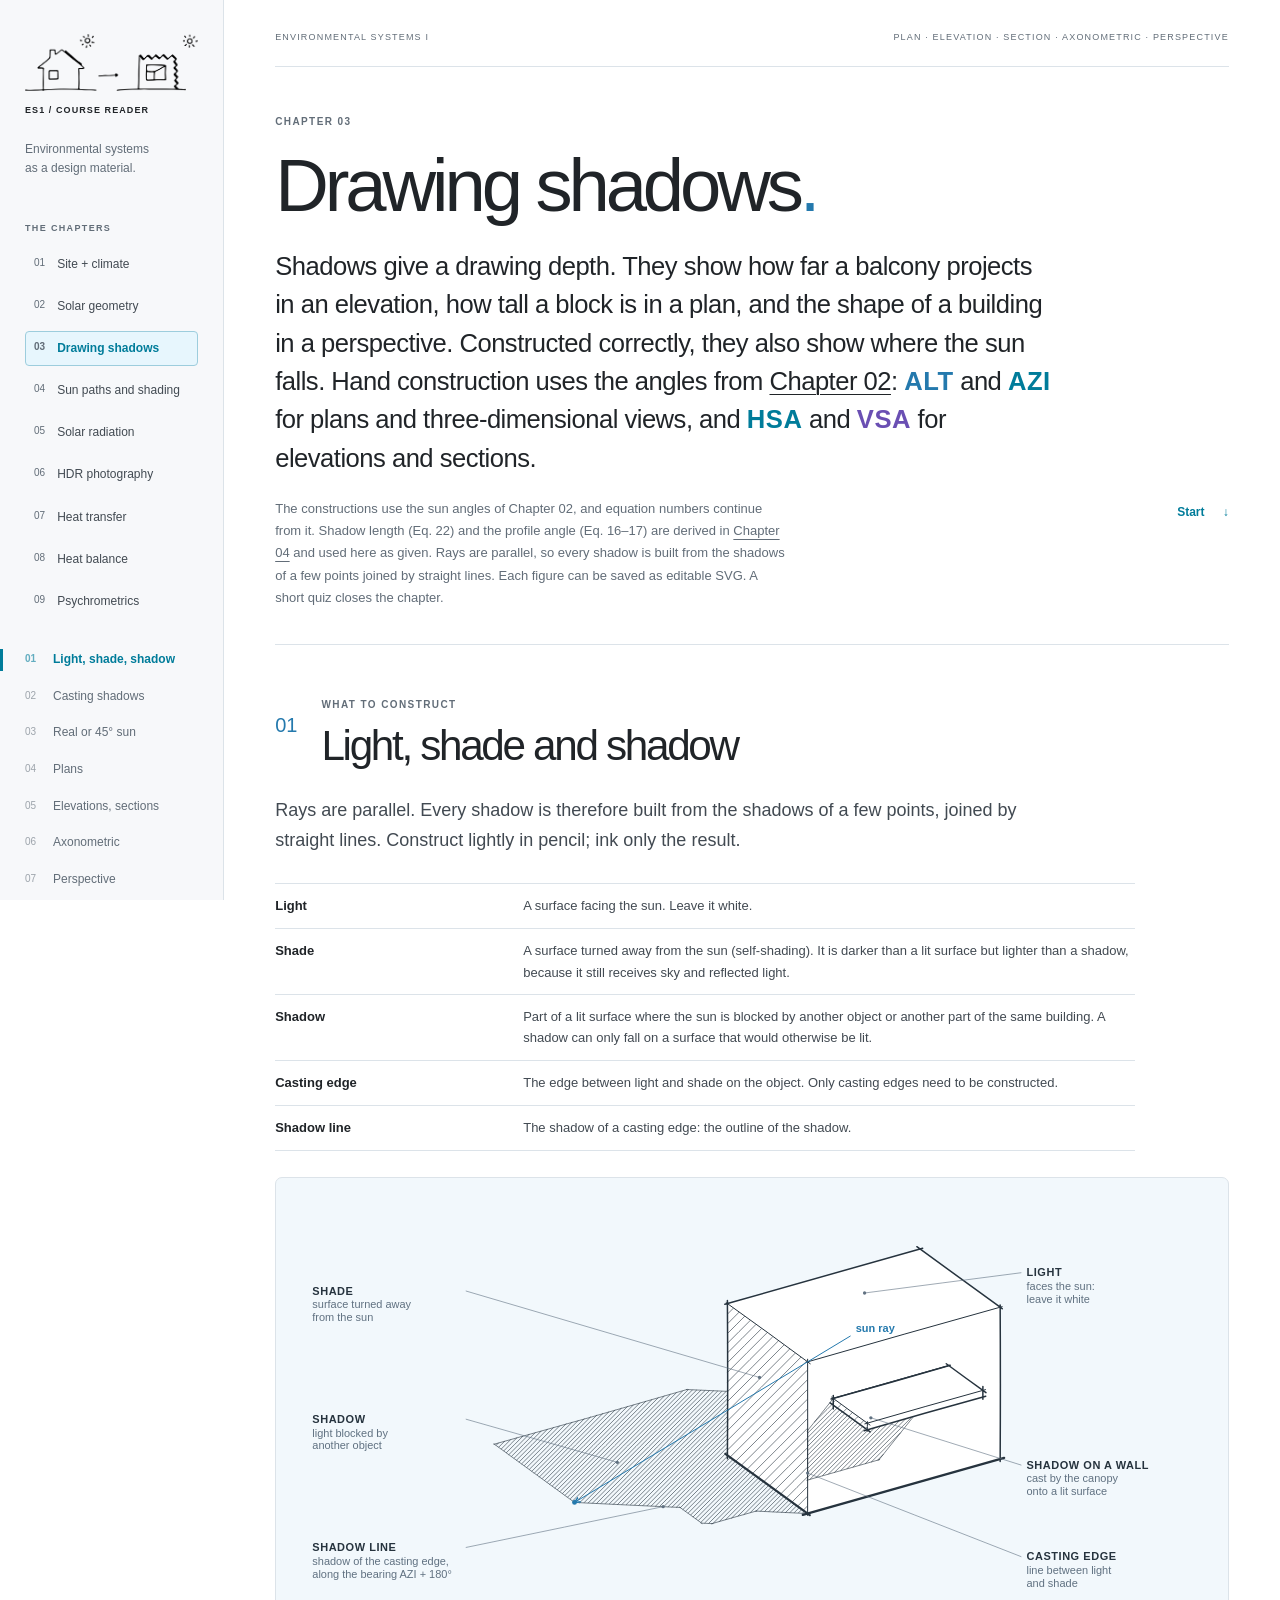
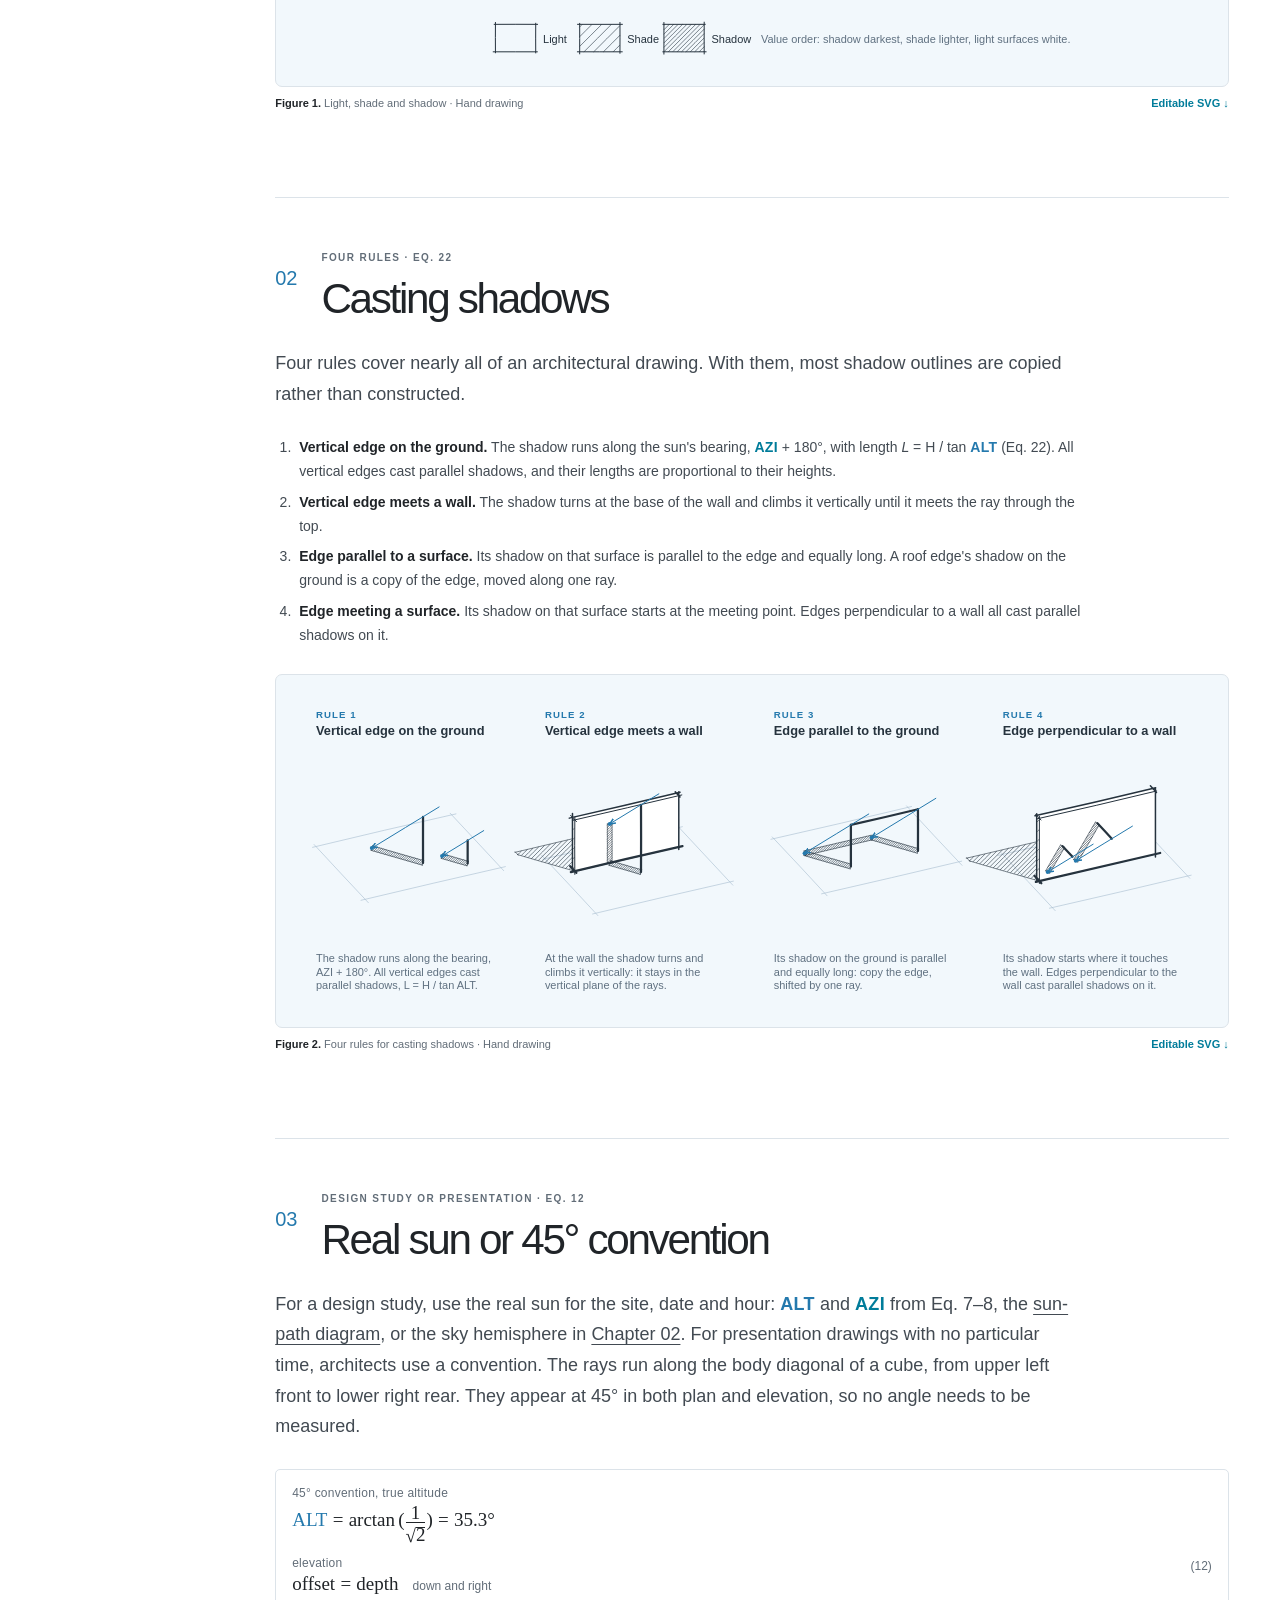
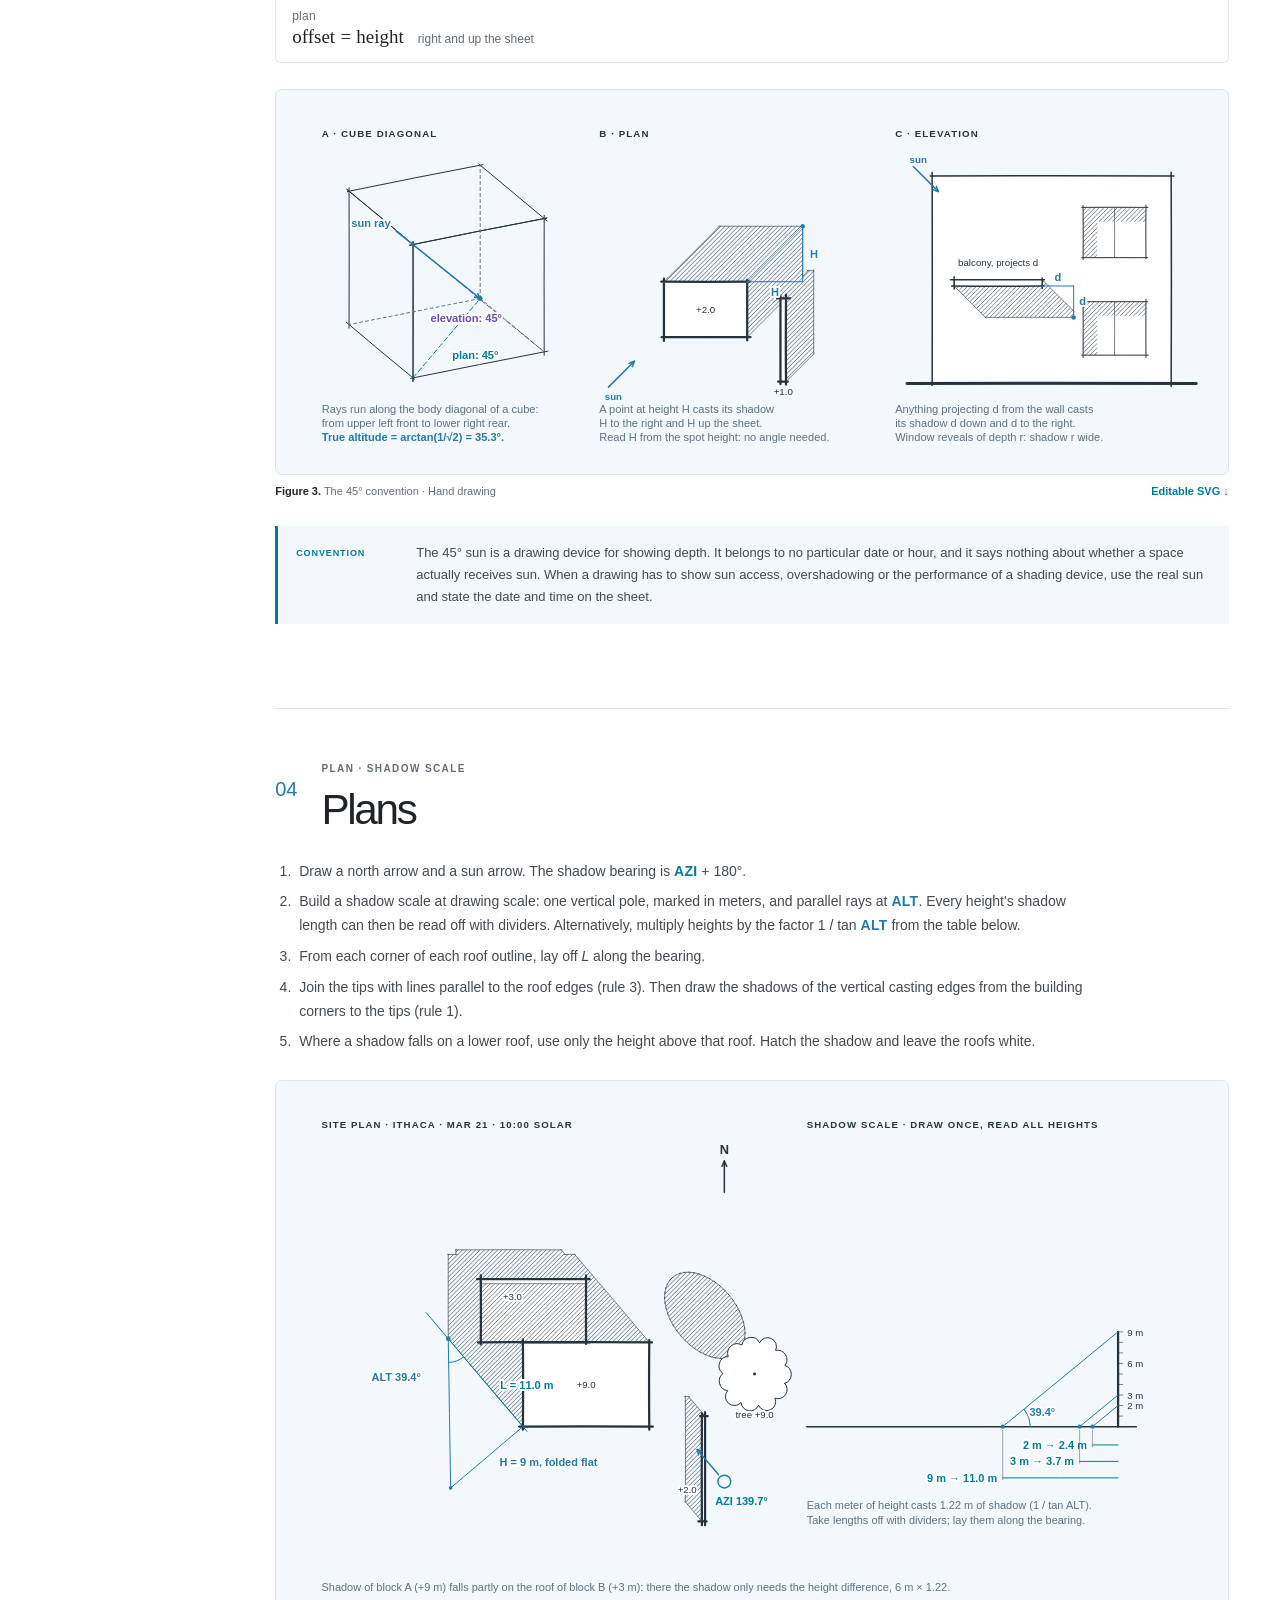
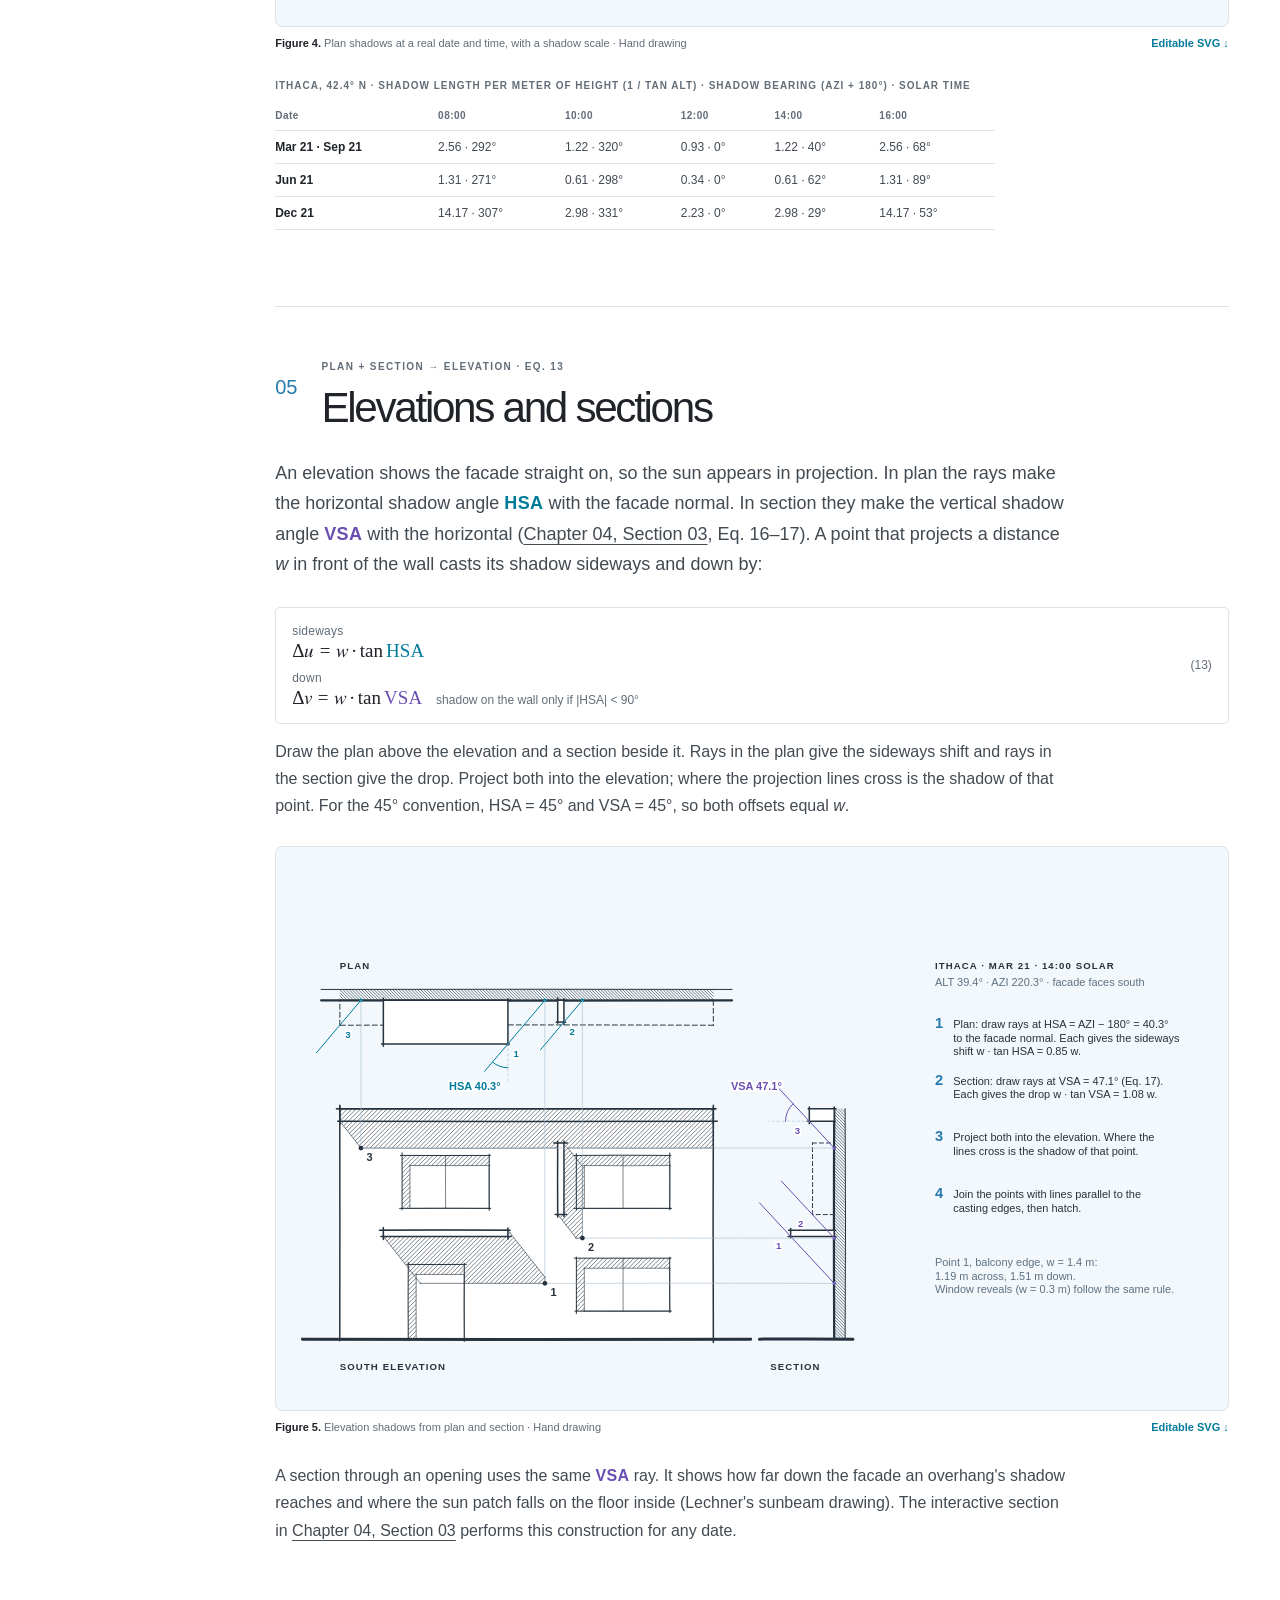
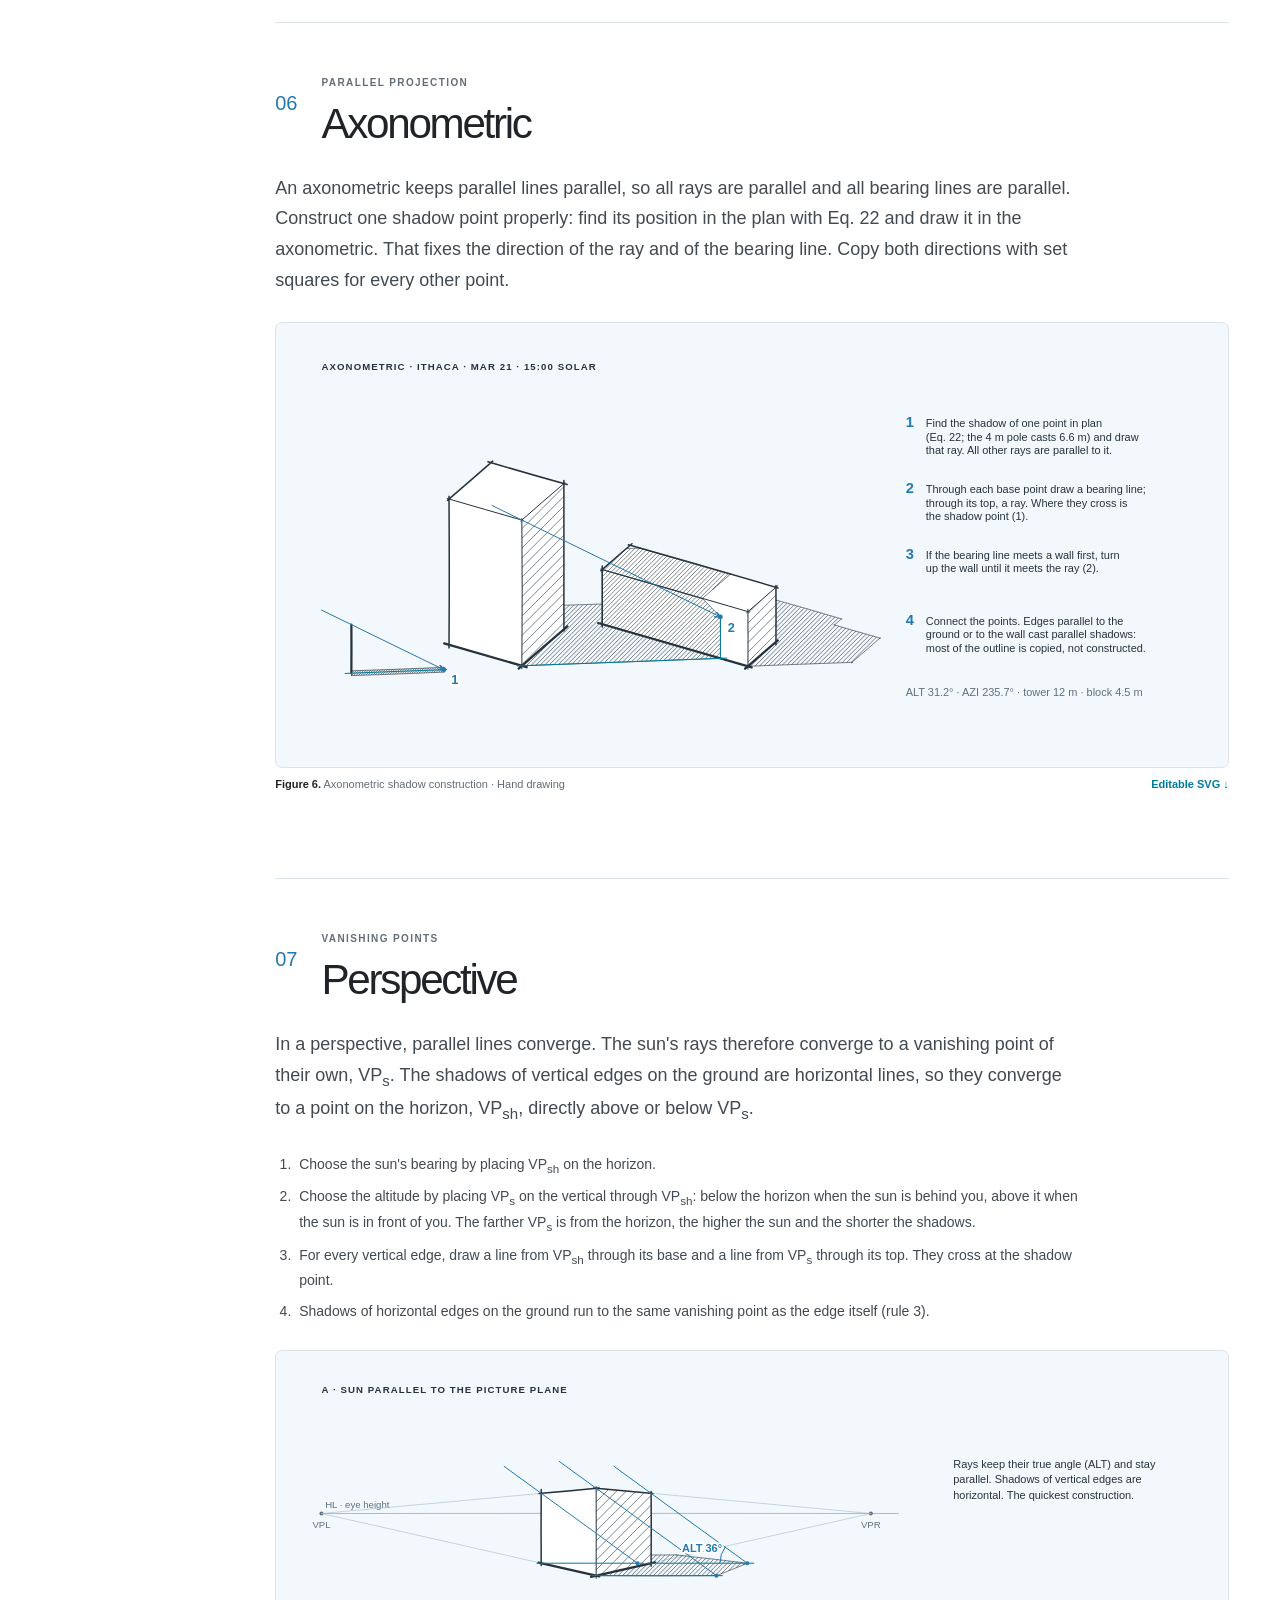
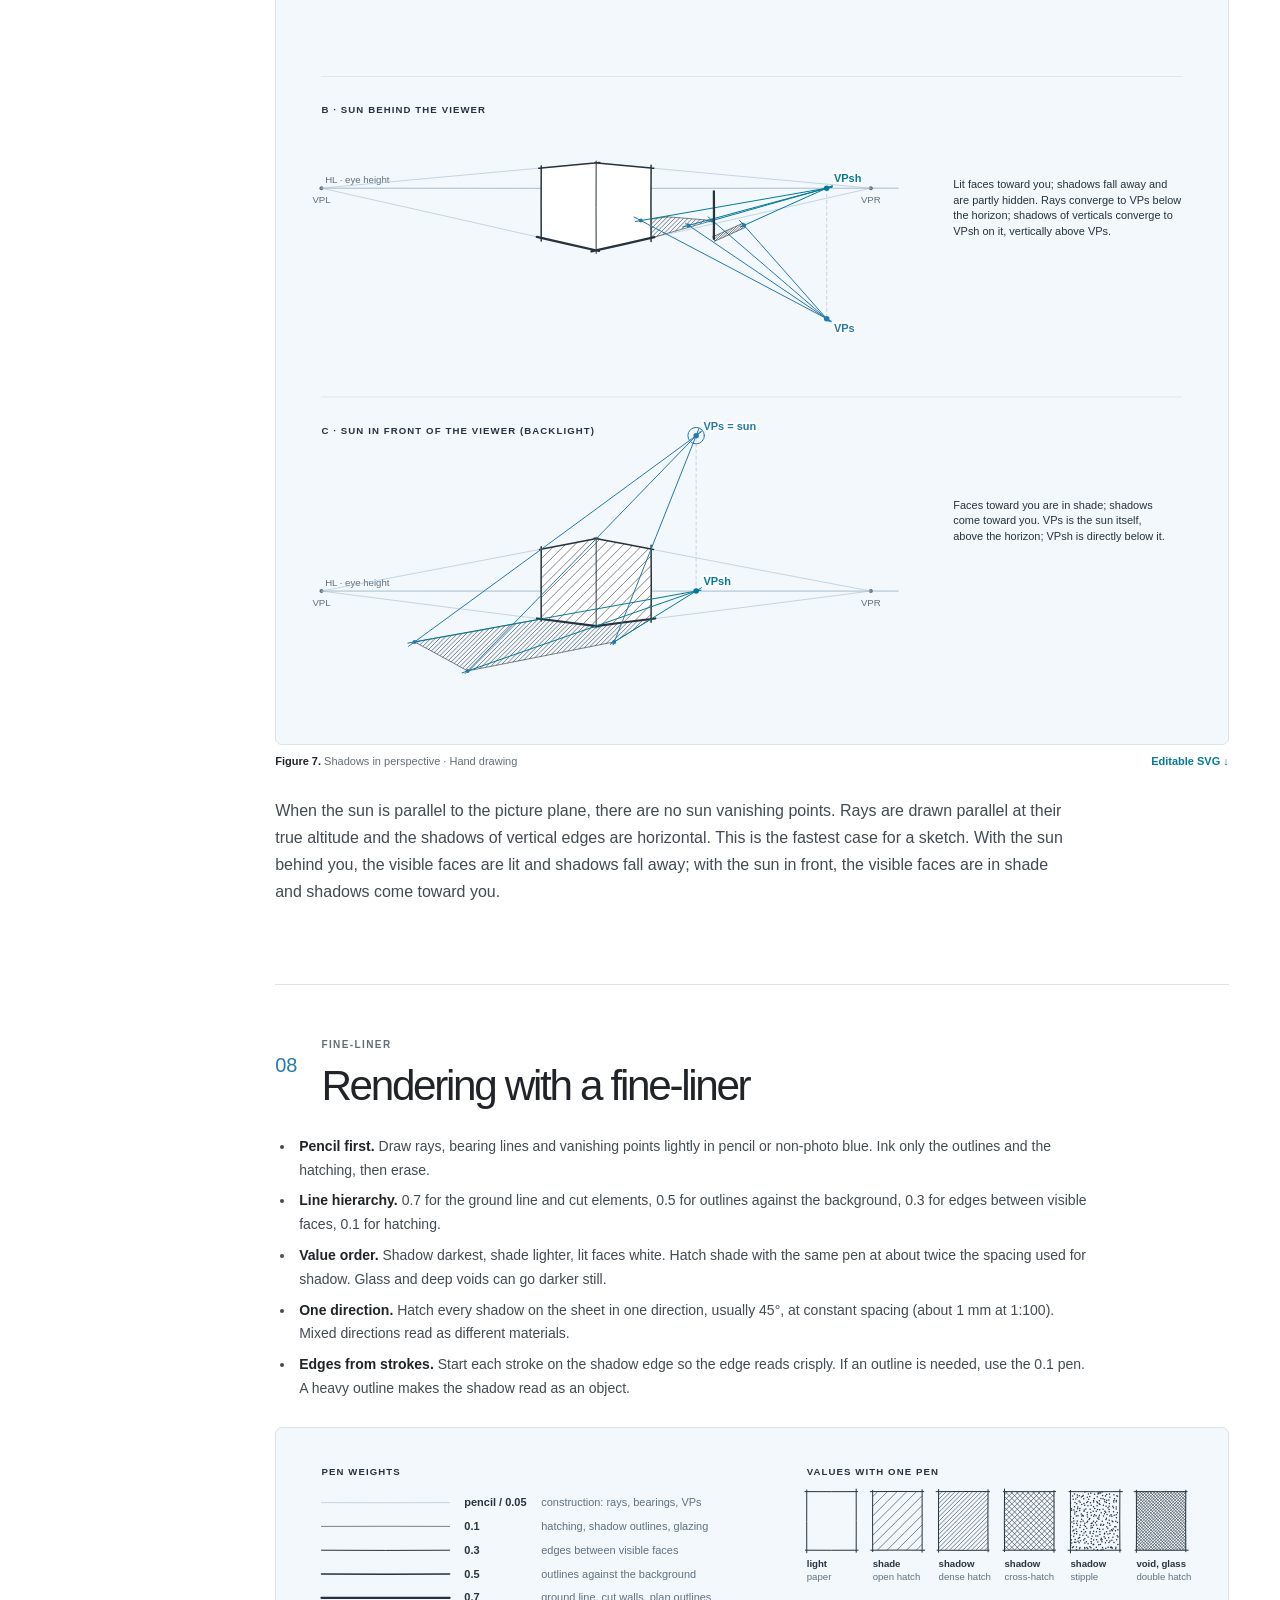
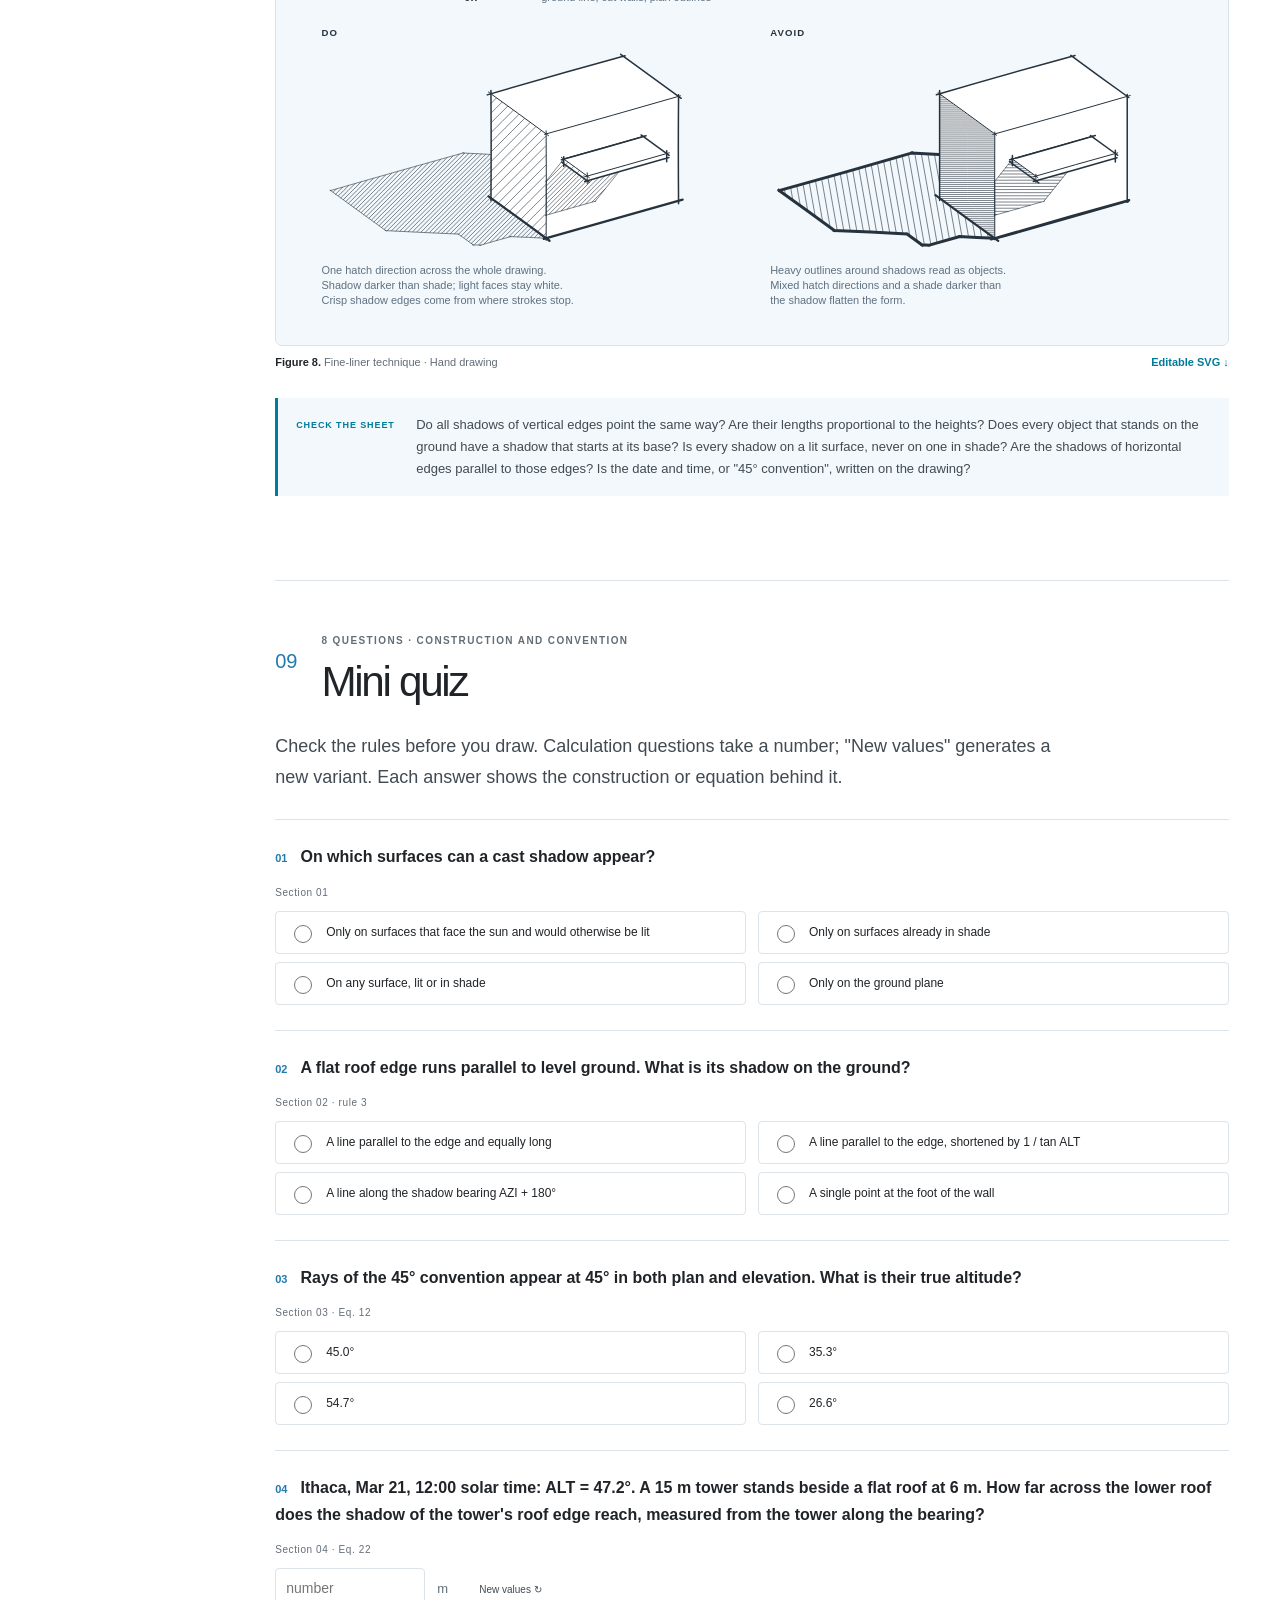
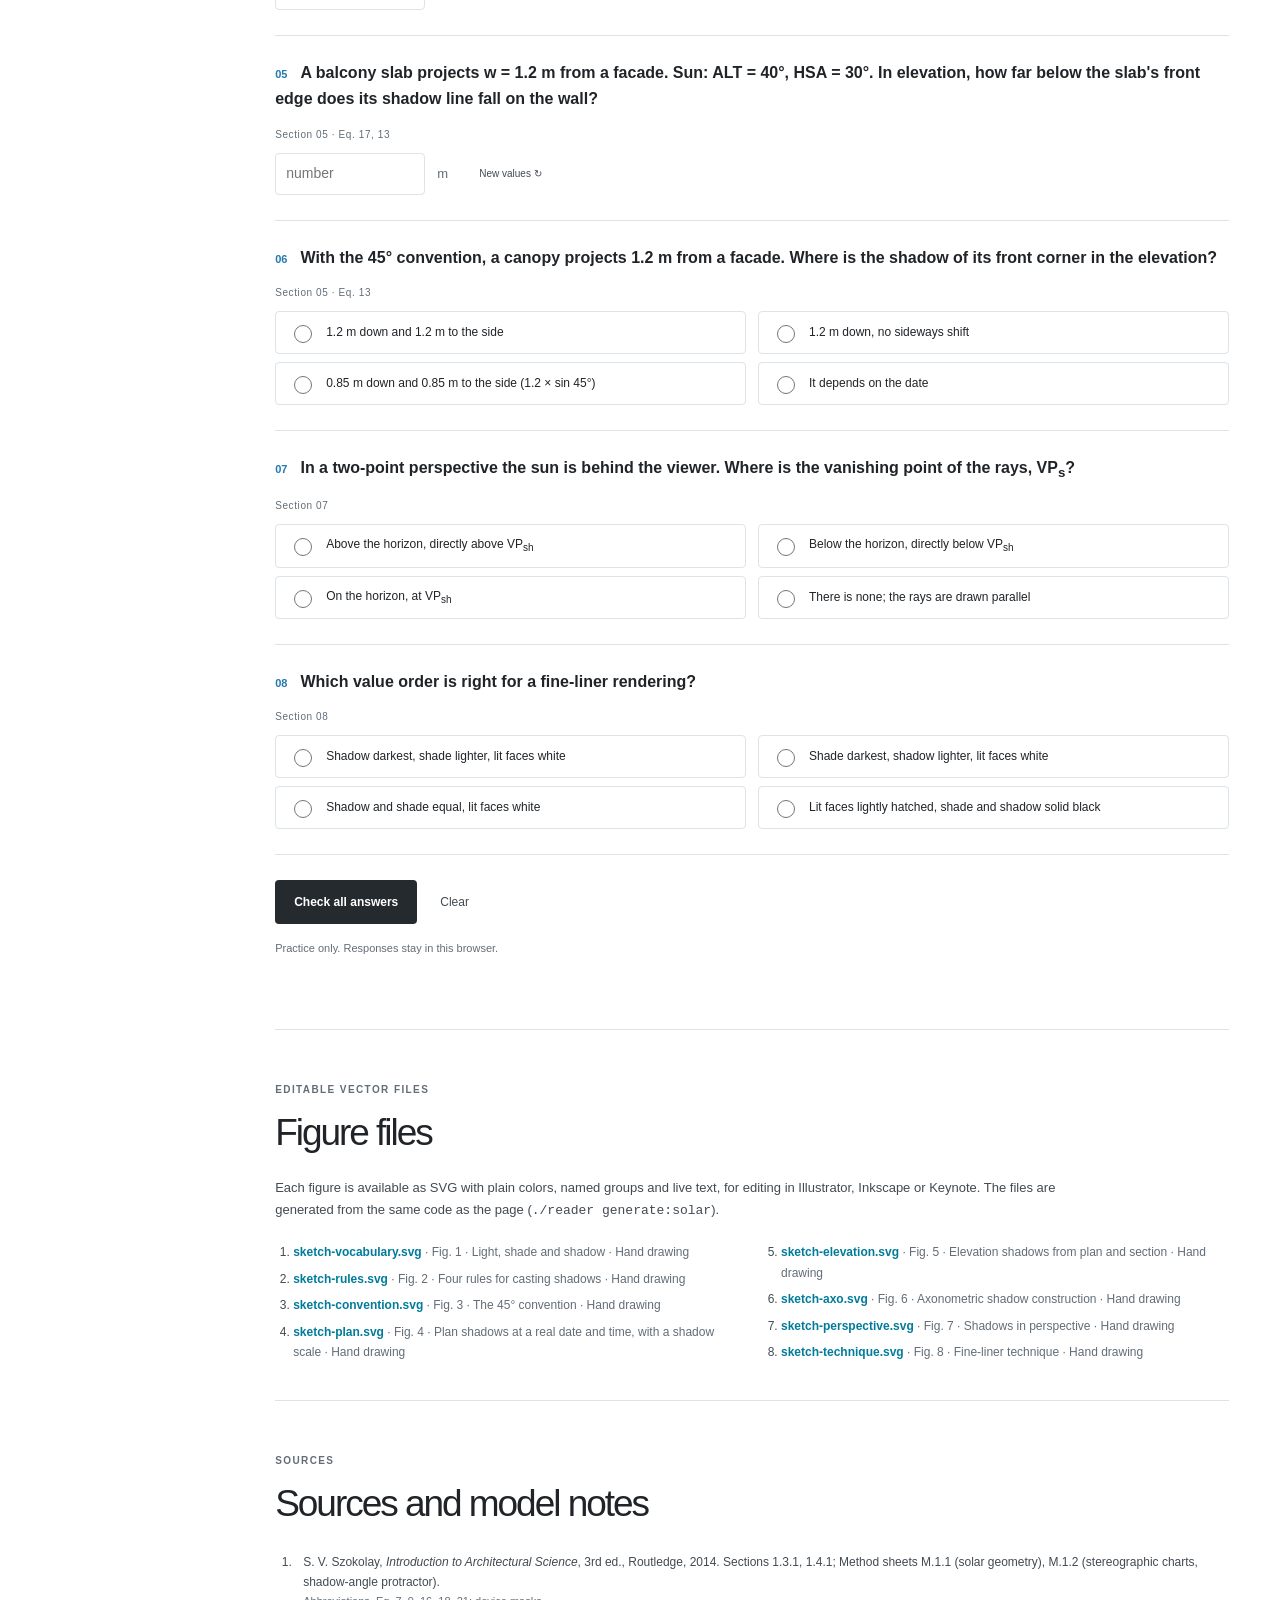
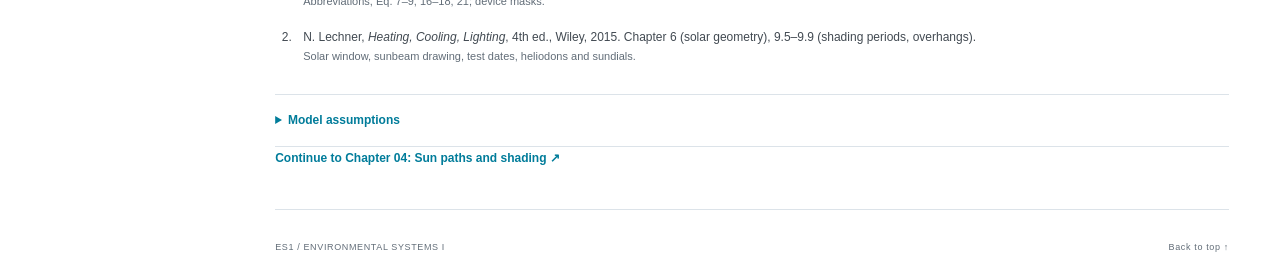
<file: shadow-drawing.html>
<!doctype html>
<!-- Generated from content/shadow-drawing/ by the local content build. Edit the Markdown source. -->
<html lang="en">
<head>
  <meta charset="utf-8">
  <meta name="viewport" content="width=device-width, initial-scale=1">
  <meta name="description" content="ES1 course reader, Chapter 03: drawing shadows by hand. Light, shade and shadow, four casting rules, the 45° convention, plans, elevations, axonometric and perspective construction, fine-liner technique, and a short self-test.">
  <meta name="author" content="Timur Dogan">
  <meta name="theme-color" content="#ffffff">
  <title>Drawing shadows · ES1 Course Reader</title>
  <link rel="icon" href="./assets/course-logo.png" type="image/png">
  <script src="./src/theme.js"></script>
  <link rel="stylesheet" href="./styles.css">
  <link rel="stylesheet" href="./theme.css">
  <link rel="stylesheet" href="./solar.css">
  <script defer src="./assets/sketch.bundle.js"></script>
</head>
<body>
<a class="skip-link" href="#main">Skip to chapter</a>
<div class="mobile-bar"><a href="#top" class="wordmark"><img class="course-logo" src="./assets/course-logo.png" alt="ES1" width="372" height="123"><span>Course reader</span></a><div class="mobile-actions"><button type="button" class="theme-toggle" data-theme-toggle aria-label="Switch to dark mode" aria-pressed="false"><svg viewBox="0 0 24 24" fill="none" stroke="currentColor" stroke-width="1.6" aria-hidden="true"><circle cx="12" cy="12" r="8"/><path d="M12 4a8 8 0 0 1 0 16Z" fill="currentColor" stroke="none"/></svg></button><button id="menu-toggle" aria-expanded="false" aria-controls="sidebar">Contents <span aria-hidden="true">☰</span></button></div></div>
<aside class="sidebar" id="sidebar" aria-label="Chapter navigation">
  <a class="brand" href="#top"><img class="course-logo" src="./assets/course-logo.png" alt="ES1" width="372" height="123"><span class="brand-sub">ES1 / COURSE READER</span></a>
  <p class="sidebar-intro">Environmental systems<br>as a design material.</p>
  <div class="chapter-label">THE CHAPTERS</div><div class="course-chapters"><a href="./site-climate.html"><span>01</span>Site + climate</a><a href="./index.html"><span>02</span>Solar geometry</a><a href="./shadow-drawing.html" aria-current="page"><span>03</span>Drawing shadows</a><a href="./sun-paths-shading.html"><span>04</span>Sun paths and shading</a><a href="./solar-radiation.html"><span>05</span>Solar radiation</a><a href="./hdr-photography.html"><span>06</span>HDR photography</a><a href="./heat-transfer.html"><span>07</span>Heat transfer</a><a href="./heat-balance.html"><span>08</span>Heat balance</a><a href="./psychrometrics.html"><span>09</span>Psychrometrics</a></div>
  <nav aria-label="On this page">
<a href="#vocabulary" class="active"><span>01</span>Light, shade, shadow</a>
<a href="#rules"><span>02</span>Casting shadows</a>
<a href="#convention"><span>03</span>Real or 45° sun</a>
<a href="#plans"><span>04</span>Plans</a>
<a href="#elevations"><span>05</span>Elevations, sections</a>
<a href="#axonometric"><span>06</span>Axonometric</a>
<a href="#perspective"><span>07</span>Perspective</a>
<a href="#technique"><span>08</span>Fine-liner technique</a>
<a href="#quiz"><span>09</span>Mini quiz</a>
</nav>
  <div class="sidebar-bottom"><button type="button" class="theme-toggle" data-theme-toggle aria-label="Switch to dark mode" aria-pressed="false"><span data-theme-label>Dark mode</span><svg viewBox="0 0 24 24" fill="none" stroke="currentColor" stroke-width="1.6" aria-hidden="true"><circle cx="12" cy="12" r="8"/><path d="M12 4a8 8 0 0 1 0 16Z" fill="currentColor" stroke="none"/></svg></button><div class="reading-label"><span>Reading position</span><span id="progress-number">0%</span></div><div class="progress-track"><div id="reading-progress"></div></div><a href="./index.html#author">About the instructor <span aria-hidden="true">↗</span></a><a href="#figures">Figure files (SVG) <span aria-hidden="true">↗</span></a><a href="#references">Sources and model notes <span aria-hidden="true">↗</span></a><p>Environmental Systems I<br>Cornell AAP</p></div>
</aside>
<main id="main">
  <header class="hero" id="top">
<div class="topline"><span>ENVIRONMENTAL SYSTEMS I</span><span>PLAN · ELEVATION · SECTION · AXONOMETRIC · PERSPECTIVE</span></div>
<div class="hero-heading"><div><p class="eyebrow">CHAPTER 03</p><h1>Drawing shadows<span class="title-dot">.</span></h1></div></div>
<p class="hero-lead">Shadows give a drawing depth. They show how far a balcony projects in an elevation, how tall a block is in a plan, and the shape of a building in a perspective. Constructed correctly, they also show where the sun falls. Hand construction uses the angles from <a href="./index.html">Chapter 02</a>: <b class="sym alt">ALT</b> and <b class="sym azi">AZI</b> for plans and three-dimensional views, and <b class="sym azi">HSA</b> and <b class="sym third">VSA</b> for elevations and sections.</p>
<div class="hero-bottom"><p>The constructions use the sun angles of Chapter 02, and equation numbers continue from it. Shadow length (Eq. 22) and the profile angle (Eq. 16–17) are derived in <a href="./sun-paths-shading.html">Chapter 04</a> and used here as given. Rays are parallel, so every shadow is built from the shadows of a few points joined by straight lines. Each figure can be saved as editable SVG. A short quiz closes the chapter.</p>
<a href="#vocabulary" class="text-link">Start <span aria-hidden="true">↓</span></a>

</div>


</header>
  <noscript><p class="notice">The text, equations and figures work without JavaScript. Enable JavaScript for the quiz.</p></noscript>
  <section id="vocabulary" class="reader-section">
<div class="section-heading"><span class="section-number">01</span><div><p class="eyebrow">WHAT TO CONSTRUCT</p><h2>Light, shade and shadow</h2></div></div>
<p class="section-lead">Rays are parallel. Every shadow is therefore built from the shadows of a few points, joined by straight lines. Construct lightly in pencil; ink only the result.</p>
<dl class="defs">
<div><dt>Light</dt><dd>A surface facing the sun. Leave it white.</dd></div>
<div><dt>Shade</dt><dd>A surface turned away from the sun (self-shading). It is darker than a lit surface but lighter than a shadow, because it still receives sky and reflected light.</dd></div>
<div><dt>Shadow</dt><dd>Part of a lit surface where the sun is blocked by another object or another part of the same building. A shadow can only fall on a surface that would otherwise be lit.</dd></div>
<div><dt>Casting edge</dt><dd>The edge between light and shade on the object. Only casting edges need to be constructed.</dd></div>
<div><dt>Shadow line</dt><dd>The shadow of a casting edge: the outline of the shadow.</dd></div>
</dl>
<!-- FIG:sketch-vocabulary_START -->
<figure class="fig" id="fig-sketch-vocabulary"><div class="fig-plate"><svg xmlns="http://www.w3.org/2000/svg" viewBox="0 0 1000 520" class="diagram" role="img" aria-label="Light, shade and shadow on a box with a canopy"><title>Light, shade and shadow on a box with a canopy</title><defs><marker id="skv-arrow-ink" viewBox="0 0 10 10" refX="9" refY="5" markerWidth="7" markerHeight="7" orient="auto-start-reverse" markerUnits="userSpaceOnUse"><path d="M0,1 L9,5 L0,9" fill="none" stroke="light-dark(#26333e, #edf4fa)" stroke-width="1.5"/></marker><marker id="skv-arrow-alt" viewBox="0 0 10 10" refX="9" refY="5" markerWidth="7" markerHeight="7" orient="auto-start-reverse" markerUnits="userSpaceOnUse"><path d="M0,1 L9,5 L0,9" fill="none" stroke="light-dark(#2479ad, #8bcfff)" stroke-width="1.5"/></marker><marker id="skv-arrow-azi" viewBox="0 0 10 10" refX="9" refY="5" markerWidth="7" markerHeight="7" orient="auto-start-reverse" markerUnits="userSpaceOnUse"><path d="M0,1 L9,5 L0,9" fill="none" stroke="light-dark(#007c9a, #6bd8f0)" stroke-width="1.5"/></marker><marker id="skv-arrow-third" viewBox="0 0 10 10" refX="9" refY="5" markerWidth="7" markerHeight="7" orient="auto-start-reverse" markerUnits="userSpaceOnUse"><path d="M0,1 L9,5 L0,9" fill="none" stroke="light-dark(#6a4fb3, #c3b2ff)" stroke-width="1.5"/></marker><marker id="skv-arrow-muted" viewBox="0 0 10 10" refX="9" refY="5" markerWidth="7" markerHeight="7" orient="auto-start-reverse" markerUnits="userSpaceOnUse"><path d="M0,1 L9,5 L0,9" fill="none" stroke="light-dark(#607181, #aabccb)" stroke-width="1.5"/></marker><marker id="skv-arrow-red" viewBox="0 0 10 10" refX="9" refY="5" markerWidth="7" markerHeight="7" orient="auto-start-reverse" markerUnits="userSpaceOnUse"><path d="M0,1 L9,5 L0,9" fill="none" stroke="light-dark(#b13d4c, #ff9daa)" stroke-width="1.5"/></marker></defs><g font-family="Helvetica Neue, Helvetica, Arial, sans-serif"><g id="skv-shadows-ground"><path d="M221.03,274.23 Q222.17,273.08 223.32,271.93 M223.68,276.39 Q226.86,273.22 230.02,270.05 M226.62,278.26 Q231.58,273.3 236.53,268.34 M229.27,280.42 Q236.32,273.33 243.4,266.28 M231.94,282.55 Q240.95,273.58 249.92,264.57 M234.69,284.61 Q245.79,273.54 256.86,262.43 M237.73,286.38 Q250.54,273.53 263.38,260.72 M240.56,288.36 Q255.23,273.69 269.9,259.02 M243.11,290.62 Q259.94,273.86 276.7,257.02 M245.88,292.66 Q264.69,273.92 283.42,255.11 M248.78,294.56 Q269.47,273.98 290.06,253.28 M251.57,296.58 Q274.37,273.77 297.18,250.97 M254.52,298.43 Q279.14,273.84 303.74,249.22 M257.34,300.43 Q283.82,274.02 310.23,247.54 M259.87,302.71 Q288.42,274.16 316.97,245.61 M262.52,304.86 Q293.16,274.17 323.85,243.53 M265.59,306.6 Q298.15,274.01 330.74,241.45 M268.02,308.98 Q302.55,274.31 337.22,239.78 M271.23,310.58 Q307.46,274.17 343.87,237.94 M273.92,312.69 Q312.17,274.37 350.49,236.12 M276.66,314.77 Q316.96,274.42 357.31,234.12 M279.19,317.04 Q321.77,274.69 364.12,232.11 M282.2,318.84 Q326.48,274.71 370.61,230.44 M284.93,320.92 Q331.29,274.7 377.5,228.35 M287.75,322.9 Q335.9,274.64 384.16,226.49 M290.68,324.79 Q340.64,274.7 390.73,224.73 M293.41,326.87 Q345.52,274.7 397.69,222.59 M296.2,328.88 Q350.19,274.84 404.24,220.85 M298.88,331.01 Q354.83,275.03 410.81,219.08 M301.87,332.83 Q359.9,275.07 417.66,217.04 M304.55,334.95 Q364.49,275.2 424.25,215.26 M307.79,336.53 Q369.21,275.08 430.65,213.66 M312.03,337.09 Q373.56,275.64 435.01,214.12 M317.02,336.91 Q378.29,275.52 439.69,214.24 M321.45,337.29 Q382.74,275.73 444.31,214.43 M326,337.55 Q387.31,276.09 448.77,214.78 M330.64,337.71 Q392.06,276.34 453.44,214.92 M335.32,337.84 Q396.61,276.32 458.13,215.03 M340.01,337.97 Q401.09,276.57 462.49,215.48 M344.5,338.29 Q405.85,277.12 467.02,215.77 M348.74,338.85 Q410.19,277.25 471.78,215.81 M353.38,339.02 Q414.75,277.54 476.23,216.17 M358.28,338.93 Q419.41,277.49 480.86,216.35 M362.97,339.04 Q424.17,277.95 485.26,216.75 M367.56,339.27 Q428.82,278.03 490.06,216.77 M372.1,339.53 Q433.14,278.21 494.46,217.17 M376.65,339.79 Q438.11,278.54 499.37,217.07 M381.15,340.1 Q442.28,278.74 503.64,217.6 M385.62,340.43 Q446.87,278.9 508.4,217.65 M390.09,340.78 Q451.47,279.27 512.98,217.89 M394.88,340.8 Q456.42,279.46 517.75,217.92 M399.63,340.85 Q461.13,279.54 522.44,218.04 M404.21,341.08 Q465.77,279.84 527.01,218.28 M408.59,341.51 Q469.96,280.27 531.21,218.89 M412.98,341.93 Q474.42,280.44 535.91,219 M417.61,342.11 Q479.28,280.7 540.68,219.03 M422.44,342.09 Q483.67,280.6 545.16,219.37 M424.82,344.51 Q487.48,281.99 550,219.33 M427.59,346.55 Q490.84,283.11 554.27,219.87 M430.61,348.34 Q494.52,284.08 558.77,220.17 M433.43,350.33 Q498.41,285.37 563.37,220.38 M435.93,352.63 Q502.08,286.44 568.27,220.3 M438.72,354.65 Q505.65,287.65 572.65,220.72 M441.78,356.41 Q509.4,288.56 577.26,220.93 M444.59,358.4 Q513.13,289.56 581.97,221.02 M448.67,359.13 Q517.72,290.18 586.67,221.13 M453.26,359.35 Q522.23,290.36 591.21,221.39 M457.97,359.45 Q526.89,290.68 595.65,221.76 M464.71,357.52 Q532.35,289.65 600.21,222.01 M471.34,355.69 Q538.01,288.96 604.74,222.29 M477.92,353.92 Q543.7,288.18 609.44,222.4 M485.01,351.63 Q549.67,287.22 614.09,222.56 M491.56,349.89 Q555.25,286.48 618.66,222.79 M498.54,347.72 Q560.96,285.29 623.4,222.87 M504.8,346.27 Q566.32,284.65 627.93,223.14 M509.4,346.48 Q570.82,285.11 632.18,223.7 M514.31,346.38 Q575.67,285.26 636.79,223.9 M518.71,346.79 Q580.22,285.25 641.76,223.74 M523.28,347.03 Q584.78,285.56 646.25,224.05 M527.76,347.35 Q589.33,285.77 650.91,224.21 M532.49,347.43 Q594.05,286.03 655.45,224.48 M536.89,347.85 Q598.36,286.33 659.88,224.85 M541.7,347.84 Q603,286.29 664.55,224.99 M546.53,347.82 Q607.6,286.53 668.89,225.46 M551.09,348.06 Q612.43,286.73 673.77,225.38 M555.39,348.57 Q616.81,287.02 678.37,225.6 M559.92,348.85 Q621.44,287.57 682.72,226.06 M566.03,347.56 Q625.91,287.47 685.99,227.59 M572.92,345.47 Q630.59,287.68 688.39,230 M579.6,343.6 Q635.55,287.77 691.38,231.82 M586.24,341.77 Q640.17,287.79 694.15,233.86 M593.27,339.54 Q645.38,287.7 697.22,235.6 M600.07,337.55 Q649.97,287.67 699.86,237.76 M606.34,336.09 Q654.61,287.92 702.79,239.64 M613.24,334 Q659.36,288.11 705.25,241.99 M620.15,331.9 Q664.15,287.95 708.1,243.95 M626.72,330.14 Q668.77,288.19 710.72,246.13 M633.46,328.21 Q673.37,288.07 713.51,248.16 M640.28,326.19 Q678.4,288.16 716.43,250.05 M646.7,324.58 Q683,288.36 719.22,252.06 M653.76,322.33 Q687.88,288.17 722.04,254.05 M660.09,320.8 Q692.51,288.31 725,255.9 M666.98,318.72 Q697.32,288.28 727.76,257.95 M673.73,316.79 Q701.98,288.55 730.22,260.29 M680.22,315.1 Q706.67,288.74 733.03,262.29 M687.18,312.96 Q711.68,288.58 736.06,264.07 M693.67,311.27 Q716.17,288.88 738.55,266.39 M700.63,309.11 Q721.13,288.68 741.57,268.18 M707.42,307.13 Q725.88,288.65 744.36,270.19 M714.1,305.26 Q730.59,288.72 747.14,272.23 M720.58,303.59 Q735.19,289.02 749.76,274.41 M727.31,301.67 Q739.94,289.02 752.6,276.39 M733.95,299.84 Q744.65,289.16 755.33,278.46 M740.77,297.83 Q749.47,289.14 758.16,280.44 M747.72,295.69 Q754.27,289.11 760.85,282.56 M754.39,293.82 Q759.14,289.09 763.87,284.35 M760.79,292.23 Q763.81,289.22 766.82,286.2 M767.5,290.33 Q768.4,289.43 769.3,288.53" fill="none" stroke="light-dark(#26333e, #edf4fa)" stroke-width="0.6" stroke-linecap="round" stroke-linejoin="round"/><path d="M305.72,336.82 Q363.9,339.7 422.08,342.38 M504.26,346.3 Q532.92,347.7 561.58,349.03 M560.21,349.21 Q666.12,319.24 772,289.13 M771.55,289.59 Q727.54,257.13 683.06,225.29 M684.34,225.74 Q556.56,218.97 428.72,213.54 M429.43,213.45 Q324.12,244.25 218.32,273.34 M218.34,272.9 Q262.69,305.05 306.97,337.29 M444.58,359.43 Q450.92,359.76 457.26,360.04 M456,360.14 Q480.66,353.01 505.39,346.13 M421.09,341.96 Q433.38,350.9 445.68,359.82" fill="none" stroke="light-dark(#26333e, #edf4fa)" stroke-width="0.6" stroke-linecap="round" stroke-linejoin="round"/></g><g id="skv-building"><polygon points="560.94,349 473.34,285.36 473.34,119.65 560.94,183.3" fill="light-dark(#ffffff, #202124)" stroke="none"/><path d="M473.73,130.85 Q476.85,127.73 479.97,124.61 M473.7,141.49 Q479.83,135.34 485.97,129.21 M473.5,152.29 Q482.93,142.89 492.33,133.46 M473.71,162.69 Q486.05,150.29 498.44,137.96 M473.76,173.24 Q489.13,157.94 504.44,142.56 M473.42,184.19 Q491.94,165.58 510.55,147.06 M473.38,194.84 Q494.88,173.25 516.47,151.75 M473.48,205.34 Q497.98,180.76 522.56,156.26 M473.52,215.91 Q501.29,188.1 529.1,160.33 M473.67,226.37 Q504.48,195.65 535.2,164.84 M473.59,237.05 Q507.51,203.17 541.4,169.24 M473.41,247.84 Q510.39,211.06 547.16,174.09 M473.53,258.33 Q513.51,218.22 553.61,178.25 M473.45,269.02 Q516.56,225.92 559.65,182.81 M473.43,279.63 Q516.99,236.13 560.5,192.57 M476.59,287.09 Q518.68,244.96 560.81,202.86 M482.74,291.55 Q521.76,252.67 560.64,213.64 M488.66,296.23 Q524.66,260.35 560.54,224.35 M494.98,300.52 Q527.87,267.71 560.67,234.82 M500.8,305.3 Q530.73,275.48 560.55,245.55 M507.18,309.53 Q533.95,282.76 560.72,255.99 M513.24,314.08 Q536.92,290.34 560.65,266.66 M519.53,318.39 Q540.03,297.79 560.62,277.3 M525.6,322.92 Q543.27,305.36 560.84,287.69 M531.55,327.59 Q546.06,313.14 560.51,298.63 M538.14,331.6 Q549.34,320.37 560.57,309.17 M544.29,336.06 Q552.62,327.77 560.9,319.45 M550.36,340.6 Q555.47,335.5 560.57,330.38 M556.26,345.3 Q558.48,343.09 560.68,340.88" fill="none" stroke="light-dark(#26333e, #edf4fa)" stroke-width="0.6" stroke-linecap="round" stroke-linejoin="round"/><polygon points="560.94,349 771.23,289.35 771.23,123.65 560.94,183.3" fill="light-dark(#ffffff, #202124)" stroke="none"/><path d="M587.45,225.16 Q588.49,224.12 589.53,223.08 M568.38,249.04 Q582.13,235.33 595.84,221.58 M561.34,260.89 Q582.09,240.17 602.8,219.42 M561.17,265.86 Q585.17,241.75 609.28,217.75 M561.14,270.7 Q588.69,243.09 616.3,215.54 M561.36,275.28 Q592.12,244.42 622.98,213.67 M561.43,280.03 Q595.34,246.03 629.34,212.11 M561.06,285.2 Q598.64,247.75 636.09,210.18 M561.15,289.93 Q602,249.01 642.92,208.15 M561.19,294.69 Q605.56,250.36 649.89,205.99 M561.41,299.28 Q608.84,251.62 656.5,204.19 M561.14,304.36 Q612.3,253.47 663.19,202.31 M561.1,309.21 Q615.4,254.81 669.79,200.52 M563.43,311.68 Q620.13,255.17 676.65,198.47 M570.36,309.57 Q626.83,252.9 683.5,196.42 M577.27,307.46 Q633.73,251.22 689.98,194.75 M583.58,305.96 Q640.15,249.17 696.93,192.61 M590.35,303.99 Q646.91,247.63 703.28,191.07 M597.22,301.93 Q653.74,245.66 710.01,189.15 M603.98,299.99 Q659.3,244.43 714.85,189.11 M610.53,298.24 Q662.73,246.14 714.83,193.94 M617.43,296.15 Q659,254.55 700.61,212.98 M623.88,294.51 Q652.77,265.7 681.58,236.81 M630.59,292.61 Q646.43,276.85 662.19,261.01 M637.34,290.67 Q640.42,287.6 643.48,284.52" fill="none" stroke="light-dark(#26333e, #edf4fa)" stroke-width="0.6" stroke-linecap="round" stroke-linejoin="round"/><path d="M560.13,312.64 Q599.9,301.4 639.65,290.08 M638.59,290.67 Q677.04,242.51 715.49,194.36 M715.15,195.14 Q715.13,191.03 715.15,186.93 M715.79,187.24 Q651.85,204.83 588.2,223.44 M589.38,222.71 Q575.07,240.91 560.49,258.89 M560.94,257.9 Q560.67,285.34 560.94,312.77" fill="none" stroke="light-dark(#26333e, #edf4fa)" stroke-width="0.6" stroke-linecap="round" stroke-linejoin="round"/><polygon points="560.94,183.3 771.23,123.65 683.63,60 473.34,119.65" fill="light-dark(#ffffff, #202124)" stroke="none"/><path d="M471.97,118.66 Q518.14,151.66 563.79,185.37 M560.94,180.44 Q561.14,265.77 560.94,351.11 M559.38,183.74 Q666.25,152.9 773.4,123.03" fill="none" stroke="light-dark(#26333e, #edf4fa)" stroke-width="1" stroke-linecap="round" stroke-linejoin="round"/><path d="M473.34,289.08 Q473.94,202.65 473.34,116.22 M771.23,292.25 Q771.7,206.77 771.23,121.29 M773.46,125.26 Q726.76,91.54 680.26,57.55 M686.58,59.16 Q578.44,89.34 470.57,120.44" fill="none" stroke="light-dark(#26333e, #edf4fa)" stroke-width="1.5" stroke-linecap="round" stroke-linejoin="round"/><path d="M563.3,350.72 Q517.25,317.18 471.13,283.75 M555.72,350.48 Q665.52,318.86 775.58,288.11" fill="none" stroke="light-dark(#26333e, #edf4fa)" stroke-width="2.25" stroke-linecap="round" stroke-linejoin="round"/><polygon points="626.21,257.63 588.98,230.58 588.98,223.22 626.21,250.26" fill="light-dark(#ffffff, #202124)" stroke="none"/><path d="M589.06,227.65 Q590.08,226.63 591.1,225.6 M593.73,233.58 Q595.58,231.74 597.43,229.89 M600.08,237.84 Q601.89,236.04 603.68,234.24 M606.11,242.42 Q607.86,240.67 609.62,238.91 M612.26,246.88 Q614.12,245.02 615.97,243.16 M618.28,251.46 Q620.2,249.54 622.12,247.62 M624.27,256.07 Q625.11,255.24 625.94,254.41" fill="none" stroke="light-dark(#26333e, #edf4fa)" stroke-width="0.6" stroke-linecap="round" stroke-linejoin="round"/><polygon points="626.21,257.63 752.38,221.84 752.38,214.47 626.21,250.26" fill="light-dark(#ffffff, #202124)" stroke="none"/><polygon points="626.21,250.26 752.38,214.47 715.15,187.42 588.98,223.22" fill="light-dark(#ffffff, #202124)" stroke="none"/><path d="M588.98,223.22 Q588.98,223.22 588.98,223.22 M588.18,223.44 Q651.96,205.55 715.63,187.29 M715.15,187.42 Q715.15,187.42 715.15,187.42 M715.91,187.21 Q652.07,205.27 588.24,223.42" fill="none" stroke="light-dark(#26333e, #edf4fa)" stroke-width="0.6" stroke-linecap="round" stroke-linejoin="round"/><path d="M587.14,221.88 Q607.99,237.3 629.1,252.36 M626.21,248.62 Q626.17,253.86 626.21,259.1 M623.44,251.05 Q689.23,232 755.22,213.67" fill="none" stroke="light-dark(#26333e, #edf4fa)" stroke-width="1" stroke-linecap="round" stroke-linejoin="round"/><path d="M629.23,259.82 Q607.47,243.81 585.51,228.06 M588.98,234.75 Q589,227.43 588.98,220.1 M622.73,258.62 Q688.94,239.18 755.49,220.95 M752.38,224.1 Q752.34,217.18 752.38,210.27 M755.77,216.93 Q733.97,201.32 712.38,185.41 M716.74,186.97 Q651.83,205.92 586.64,223.88" fill="none" stroke="light-dark(#26333e, #edf4fa)" stroke-width="1.5" stroke-linecap="round" stroke-linejoin="round"/></g><g id="skv-construction"><path d="M607.49,155.22 Q456.93,246.04 306.37,336.86" fill="none" stroke="light-dark(#2479ad, #8bcfff)" stroke-width="1" stroke-linecap="round" stroke-linejoin="round" marker-end="url(#skv-arrow-alt)"/><circle cx="306.37" cy="336.86" r="2.6" fill="light-dark(#2479ad, #8bcfff)" stroke="none"/><text paint-order="stroke" stroke="light-dark(#ffffff, #202124)" stroke-width="4" stroke-linejoin="round" x="613.49" y="151.22" font-size="12" style="--fs:12" fill="light-dark(#2479ad, #8bcfff)" font-weight="650">sun ray</text></g><g id="skv-labels"><path d="M188,106 Q348.19,153.17 508.38,200.35" fill="none" stroke="light-dark(#607181, #aabccb)" stroke-width="0.6" stroke-linecap="round" stroke-linejoin="round"/><circle cx="508.38" cy="200.35" r="1.8" fill="light-dark(#607181, #aabccb)" stroke="none"/><text x="20" y="110" font-size="12" style="--fs:12" fill="light-dark(#26333e, #edf4fa)" font-weight="700" letter-spacing="0.6">SHADE</text><text x="20" y="125" font-size="12" style="--fs:12" fill="light-dark(#607181, #aabccb)">surface turned away</text><text x="20" y="139" font-size="12" style="--fs:12" fill="light-dark(#607181, #aabccb)">from the sun</text><path d="M188,246 Q270.52,269.5 353.04,293" fill="none" stroke="light-dark(#607181, #aabccb)" stroke-width="0.6" stroke-linecap="round" stroke-linejoin="round"/><circle cx="353.04" cy="293" r="1.8" fill="light-dark(#607181, #aabccb)" stroke="none"/><text x="20" y="250" font-size="12" style="--fs:12" fill="light-dark(#26333e, #edf4fa)" font-weight="700" letter-spacing="0.6">SHADOW</text><text x="20" y="265" font-size="12" style="--fs:12" fill="light-dark(#607181, #aabccb)">light blocked by</text><text x="20" y="279" font-size="12" style="--fs:12" fill="light-dark(#607181, #aabccb)">another object</text><path d="M188,386 Q295.55,363.74 403.11,341.47" fill="none" stroke="light-dark(#607181, #aabccb)" stroke-width="0.6" stroke-linecap="round" stroke-linejoin="round"/><circle cx="403.11" cy="341.47" r="1.8" fill="light-dark(#607181, #aabccb)" stroke="none"/><text x="20" y="390" font-size="12" style="--fs:12" fill="light-dark(#26333e, #edf4fa)" font-weight="700" letter-spacing="0.6">SHADOW LINE</text><text x="20" y="405" font-size="12" style="--fs:12" fill="light-dark(#607181, #aabccb)">shadow of the casting edge,</text><text x="20" y="419" font-size="12" style="--fs:12" fill="light-dark(#607181, #aabccb)">along the bearing AZI + 180°</text><path d="M794,86 Q708.58,97.06 623.16,108.13" fill="none" stroke="light-dark(#607181, #aabccb)" stroke-width="0.6" stroke-linecap="round" stroke-linejoin="round"/><circle cx="623.16" cy="108.13" r="1.8" fill="light-dark(#607181, #aabccb)" stroke="none"/><text x="800" y="90" font-size="12" style="--fs:12" fill="light-dark(#26333e, #edf4fa)" font-weight="700" letter-spacing="0.6">LIGHT</text><text x="800" y="105" font-size="12" style="--fs:12" fill="light-dark(#607181, #aabccb)">faces the sun:</text><text x="800" y="119" font-size="12" style="--fs:12" fill="light-dark(#607181, #aabccb)">leave it white</text><path d="M794,296 Q712,270.2 630.01,244.41" fill="none" stroke="light-dark(#607181, #aabccb)" stroke-width="0.6" stroke-linecap="round" stroke-linejoin="round"/><circle cx="630.01" cy="244.41" r="1.8" fill="light-dark(#607181, #aabccb)" stroke="none"/><text x="800" y="300" font-size="12" style="--fs:12" fill="light-dark(#26333e, #edf4fa)" font-weight="700" letter-spacing="0.6">SHADOW ON A WALL</text><text x="800" y="315" font-size="12" style="--fs:12" fill="light-dark(#607181, #aabccb)">cast by the canopy</text><text x="800" y="329" font-size="12" style="--fs:12" fill="light-dark(#607181, #aabccb)">onto a lit surface</text><path d="M794,396 Q677.47,350.41 560.94,304.82" fill="none" stroke="light-dark(#607181, #aabccb)" stroke-width="0.6" stroke-linecap="round" stroke-linejoin="round"/><circle cx="560.94" cy="304.82" r="1.8" fill="light-dark(#607181, #aabccb)" stroke="none"/><text x="800" y="400" font-size="12" style="--fs:12" fill="light-dark(#26333e, #edf4fa)" font-weight="700" letter-spacing="0.6">CASTING EDGE</text><text x="800" y="415" font-size="12" style="--fs:12" fill="light-dark(#607181, #aabccb)">line between light</text><text x="800" y="429" font-size="12" style="--fs:12" fill="light-dark(#607181, #aabccb)">and shade</text></g><g id="skv-value-key"><path d="M218.62,470 Q242.35,469.89 266.08,470 M264,468.77 Q263.87,485.01 264,501.25 M265.79,500 Q241.66,500 217.53,500 M220,501.12 Q219.87,484.52 220,467.91" fill="none" stroke="light-dark(#26333e, #edf4fa)" stroke-width="1" stroke-linecap="round" stroke-linejoin="round"/><text x="272" y="490" font-size="12" style="--fs:12" fill="light-dark(#26333e, #edf4fa)">Light</text><path d="M312.12,472.77 Q313.44,471.45 314.76,470.13 M312.19,483.3 Q318.6,476.89 325.02,470.48 M312.24,493.86 Q324.01,482.11 335.76,470.34 M316.83,499.88 Q331.64,485.14 346.38,470.32 M327.42,499.9 Q341.58,485.78 355.7,471.62 M337.99,499.93 Q346.98,490.97 355.93,481.99 M348.64,499.89 Q352.12,496.41 355.6,492.93" fill="none" stroke="light-dark(#26333e, #edf4fa)" stroke-width="0.6" stroke-linecap="round" stroke-linejoin="round"/><path d="M309.63,470 Q334.15,470.01 358.67,470 M356,467.92 Q356.09,484.77 356,501.63 M358.53,500 Q333.99,500.01 309.46,500 M312,502.28 Q312.03,485.58 312,468.88" fill="none" stroke="light-dark(#26333e, #edf4fa)" stroke-width="1" stroke-linecap="round" stroke-linejoin="round"/><text x="364" y="490" font-size="12" style="--fs:12" fill="light-dark(#26333e, #edf4fa)">Shade</text><path d="M404.38,470.73 Q404.66,470.45 404.95,470.17 M404.11,475.81 Q407.02,472.91 409.92,470.01 M404.06,480.67 Q409.39,475.34 414.72,470.01 M404.17,485.37 Q411.65,477.89 419.13,470.41 M404.18,490.17 Q414.21,480.09 424.29,470.06 M404.27,494.89 Q416.47,482.65 428.71,470.45 M404.17,499.8 Q419.01,485.02 433.79,470.18 M408.97,499.8 Q423.77,484.92 438.66,470.12 M413.99,499.59 Q428.53,485.03 443.1,470.49 M418.6,499.79 Q433.16,485.18 447.77,470.62 M423.57,499.62 Q435.8,487.45 447.97,475.22 M428.2,499.81 Q437.96,490.08 447.69,480.32 M432.95,499.87 Q440.25,492.53 447.59,485.22 M437.96,499.66 Q442.81,494.81 447.66,489.97 M442.68,499.75 Q445.33,497.11 447.98,494.45 M447.56,499.68 Q447.59,499.65 447.63,499.61" fill="none" stroke="light-dark(#26333e, #edf4fa)" stroke-width="0.6" stroke-linecap="round" stroke-linejoin="round"/><path d="M402.82,470 Q426.01,470.01 449.21,470 M448,467.58 Q447.89,484.96 448,502.35 M450.13,500 Q426.47,500.09 402.81,500 M404,502.54 Q404.07,485.25 404,467.97" fill="none" stroke="light-dark(#26333e, #edf4fa)" stroke-width="1" stroke-linecap="round" stroke-linejoin="round"/><text x="456" y="490" font-size="12" style="--fs:12" fill="light-dark(#26333e, #edf4fa)">Shadow</text><text x="510" y="490" font-size="12" style="--fs:12" fill="light-dark(#607181, #aabccb)">Value order: shadow darkest, shade lighter, light surfaces white.</text></g></g></svg></div><figcaption><span><strong>Figure 1.</strong> Light, shade and shadow · Hand drawing</span><a href="./assets/diagrams/solar/sketch-vocabulary.svg" download>Editable SVG ↓</a></figcaption></figure>
<!-- FIG:sketch-vocabulary_END -->

</section>

<section id="rules" class="reader-section">
<div class="section-heading"><span class="section-number">02</span><div><p class="eyebrow">FOUR RULES · EQ. 22</p><h2>Casting shadows</h2></div></div>
<p class="section-lead">Four rules cover nearly all of an architectural drawing. With them, most shadow outlines are copied rather than constructed.</p>
<ol class="facts">
<li><strong>Vertical edge on the ground.</strong> The shadow runs along the sun&#39;s bearing, <b class="sym azi">AZI</b> + 180°, with length <em>L</em> = H / tan <b class="sym alt">ALT</b> (Eq. 22). All vertical edges cast parallel shadows, and their lengths are proportional to their heights.</li>
<li><strong>Vertical edge meets a wall.</strong> The shadow turns at the base of the wall and climbs it vertically until it meets the ray through the top.</li>
<li><strong>Edge parallel to a surface.</strong> Its shadow on that surface is parallel to the edge and equally long. A roof edge&#39;s shadow on the ground is a copy of the edge, moved along one ray.</li>
<li><strong>Edge meeting a surface.</strong> Its shadow on that surface starts at the meeting point. Edges perpendicular to a wall all cast parallel shadows on it.</li>
</ol>
<!-- FIG:sketch-rules_START -->
<figure class="fig" id="fig-sketch-rules"><div class="fig-plate"><svg xmlns="http://www.w3.org/2000/svg" viewBox="0 0 1000 350" class="diagram" role="img" aria-label="Four rules for casting shadows by hand"><title>Four rules for casting shadows by hand</title><defs><marker id="skr-arrow-ink" viewBox="0 0 10 10" refX="9" refY="5" markerWidth="7" markerHeight="7" orient="auto-start-reverse" markerUnits="userSpaceOnUse"><path d="M0,1 L9,5 L0,9" fill="none" stroke="light-dark(#26333e, #edf4fa)" stroke-width="1.5"/></marker><marker id="skr-arrow-alt" viewBox="0 0 10 10" refX="9" refY="5" markerWidth="7" markerHeight="7" orient="auto-start-reverse" markerUnits="userSpaceOnUse"><path d="M0,1 L9,5 L0,9" fill="none" stroke="light-dark(#2479ad, #8bcfff)" stroke-width="1.5"/></marker><marker id="skr-arrow-azi" viewBox="0 0 10 10" refX="9" refY="5" markerWidth="7" markerHeight="7" orient="auto-start-reverse" markerUnits="userSpaceOnUse"><path d="M0,1 L9,5 L0,9" fill="none" stroke="light-dark(#007c9a, #6bd8f0)" stroke-width="1.5"/></marker><marker id="skr-arrow-third" viewBox="0 0 10 10" refX="9" refY="5" markerWidth="7" markerHeight="7" orient="auto-start-reverse" markerUnits="userSpaceOnUse"><path d="M0,1 L9,5 L0,9" fill="none" stroke="light-dark(#6a4fb3, #c3b2ff)" stroke-width="1.5"/></marker><marker id="skr-arrow-muted" viewBox="0 0 10 10" refX="9" refY="5" markerWidth="7" markerHeight="7" orient="auto-start-reverse" markerUnits="userSpaceOnUse"><path d="M0,1 L9,5 L0,9" fill="none" stroke="light-dark(#607181, #aabccb)" stroke-width="1.5"/></marker><marker id="skr-arrow-red" viewBox="0 0 10 10" refX="9" refY="5" markerWidth="7" markerHeight="7" orient="auto-start-reverse" markerUnits="userSpaceOnUse"><path d="M0,1 L9,5 L0,9" fill="none" stroke="light-dark(#b13d4c, #ff9daa)" stroke-width="1.5"/></marker></defs><g font-family="Helvetica Neue, Helvetica, Arial, sans-serif"><g id="skr-rule-1"><text x="24" y="30" font-size="10.5" style="--fs:10.5" fill="light-dark(#2479ad, #8bcfff)" font-weight="700" letter-spacing="1.2">RULE 1</text><text x="24" y="48" font-size="14" style="--fs:14" fill="light-dark(#26333e, #edf4fa)" font-weight="650">Vertical edge on the ground</text><path d="M73.2,228.58 Q151.92,209.74 230.85,191.83 M229.03,196.21 Q199.84,164.79 170.53,133.48 M176.9,134.22 Q98.42,151.82 20.25,170.75 M21.94,167.66 Q51.4,199.56 81.18,231.18" fill="none" stroke="light-dark(#a6bdce, #6b879b)" stroke-width="0.6" stroke-linecap="round" stroke-linejoin="round"/><path d="M84.86,172.25 Q86.18,170.93 87.5,169.61 M85.34,174.31 Q87.39,172.27 89.43,170.22 M87.38,174.82 Q89.4,172.81 91.41,170.79 M89.33,175.41 Q91.32,173.41 93.32,171.42 M91.24,176.05 Q93.31,173.96 95.4,171.89 M93.29,176.54 Q95.31,174.51 97.35,172.48 M95.19,177.19 Q97.27,175.12 99.33,173.04 M97.19,177.73 Q99.19,175.73 101.19,173.74 M99.14,178.33 Q101.21,176.25 103.29,174.18 M101.2,178.82 Q103.21,176.79 105.23,174.78 M103.11,179.45 Q105.11,177.45 107.11,175.45 M105.07,180.04 Q107.12,177.98 109.17,175.93 M107.03,180.62 Q109.06,178.6 111.08,176.57 M109.08,181.12 Q111.06,179.12 113.06,177.14 M111.03,181.72 Q113.03,179.71 115.04,177.7 M113.02,182.27 Q115.07,180.22 117.11,178.18 M115,182.84 Q117.01,180.83 119.02,178.81 M116.93,183.45 Q118.95,181.43 120.97,179.41 M118.94,183.98 Q121,181.93 123.05,179.87 M120.96,184.51 Q122.97,182.49 124.98,180.49 M122.86,185.16 Q124.86,183.14 126.88,181.13 M124.82,185.74 Q126.89,183.67 128.96,181.6 M126.88,186.23 Q128.9,184.21 130.92,182.19 M128.87,186.78 Q130.9,184.75 132.93,182.72 M130.76,187.44 Q132.77,185.41 134.8,183.4 M132.73,188.02 Q134.76,185.98 136.79,183.95 M134.67,188.62 Q136.76,186.53 138.85,184.44 M136.74,189.1 Q138.75,187.09 140.76,185.07 M138.65,189.73 Q139.77,188.61 140.89,187.49" fill="none" stroke="light-dark(#26333e, #edf4fa)" stroke-width="0.6" stroke-linecap="round" stroke-linejoin="round"/><path d="M141.64,185.23 Q113.63,177.29 85.7,169.09 M85.7,169.09 Q84.97,171.58 84.26,174.08 M84.26,174.08 Q112.27,182 140.19,190.23 M140.19,190.23 Q140.92,187.73 141.64,185.23" fill="none" stroke="light-dark(#26333e, #edf4fa)" stroke-width="0.6" stroke-linecap="round" stroke-linejoin="round"/><path d="M140.92,187.73 Q140.87,162.55 140.92,137.37" fill="none" stroke="light-dark(#26333e, #edf4fa)" stroke-width="2.25" stroke-linecap="round" stroke-linejoin="round"/><path d="M158.46,126.63 Q121.72,149.11 84.98,171.58" fill="none" stroke="light-dark(#2479ad, #8bcfff)" stroke-width="1" stroke-linecap="round" stroke-linejoin="round" marker-end="url(#skr-arrow-alt)"/><circle cx="84.98" cy="171.58" r="2.2" fill="light-dark(#2479ad, #8bcfff)" stroke="none"/><path d="M162.12,178.99 Q162.57,178.54 163.02,178.09 M161.04,182.61 Q163.01,180.65 164.98,178.68 M162.9,183.3 Q164.94,181.26 166.97,179.23 M164.87,183.88 Q166.9,181.83 168.94,179.8 M166.84,184.45 Q168.9,182.39 170.95,180.34 M168.83,185.01 Q170.86,182.98 172.89,180.94 M170.83,185.55 Q172.87,183.52 174.89,181.49 M172.75,186.18 Q174.78,184.15 176.8,182.12 M174.7,186.77 Q176.77,184.71 178.84,182.63 M176.76,187.25 Q178.81,185.21 180.85,183.17 M178.66,187.9 Q180.69,185.89 182.7,183.86 M180.63,188.48 Q182.68,186.42 184.74,184.36 M182.65,189.01 Q184.71,186.94 186.77,184.88 M184.6,189.6 Q186.61,187.59 188.63,185.57 M186.6,190.15 Q188.39,188.35 190.19,186.56 M188.61,190.69 Q188.84,190.46 189.06,190.23" fill="none" stroke="light-dark(#26333e, #edf4fa)" stroke-width="0.6" stroke-linecap="round" stroke-linejoin="round"/><path d="M190.38,185.9 Q176.36,182.02 162.42,177.82 M162.42,177.82 Q161.72,180.33 160.97,182.82 M160.97,182.82 Q174.92,186.97 188.94,190.89 M188.94,190.89 Q189.66,188.4 190.38,185.9" fill="none" stroke="light-dark(#26333e, #edf4fa)" stroke-width="0.6" stroke-linecap="round" stroke-linejoin="round"/><path d="M189.66,188.4 Q189.62,175.81 189.66,163.21" fill="none" stroke="light-dark(#26333e, #edf4fa)" stroke-width="2.25" stroke-linecap="round" stroke-linejoin="round"/><path d="M207.21,152.48 Q184.45,166.4 161.69,180.32" fill="none" stroke="light-dark(#2479ad, #8bcfff)" stroke-width="1" stroke-linecap="round" stroke-linejoin="round" marker-end="url(#skr-arrow-alt)"/><circle cx="161.69" cy="180.32" r="2.2" fill="light-dark(#2479ad, #8bcfff)" stroke="none"/><text x="24" y="296" font-size="12" style="--fs:12" fill="light-dark(#607181, #aabccb)">The shadow runs along the bearing,</text><text x="24" y="311" font-size="12" style="--fs:12" fill="light-dark(#607181, #aabccb)">AZI + 180°. All vertical edges cast</text><text x="24" y="326" font-size="12" style="--fs:12" fill="light-dark(#607181, #aabccb)">parallel shadows, L = H / tan ALT.</text></g><g id="skr-rule-2"><text x="274" y="30" font-size="10.5" style="--fs:10.5" fill="light-dark(#2479ad, #8bcfff)" font-weight="700" letter-spacing="1.2">RULE 2</text><text x="274" y="48" font-size="14" style="--fs:14" fill="light-dark(#26333e, #edf4fa)" font-weight="650">Vertical edge meets a wall</text><path d="M326.12,243.52 Q402.89,225.09 479.89,207.67 M479.27,212.09 Q448.29,178.89 417.33,145.67 M424.19,148.2 Q348.03,166.19 271.77,183.74 M270.52,179.49 Q301.48,212.18 331.93,245.33" fill="none" stroke="light-dark(#a6bdce, #6b879b)" stroke-width="0.6" stroke-linecap="round" stroke-linejoin="round"/><path d="M244.71,178.42 Q246.44,176.68 248.19,174.95 M248.57,179.37 Q251.61,176.32 254.66,173.28 M251.85,180.89 Q256.33,176.41 260.81,171.94 M255.84,181.72 Q261.43,176.12 267.03,170.53 M259.39,182.98 Q266.38,175.96 273.4,168.97 M263.2,183.98 Q271.44,175.76 279.66,167.51 M267.02,184.96 Q276.53,175.45 286.05,165.94 M270.55,186.24 Q281.45,175.37 292.31,164.48 M274.4,187.2 Q286.52,175.04 298.68,162.92 M278.1,188.31 Q291.45,174.9 304.85,161.55 M282.05,189.16 Q296.58,174.66 311.09,160.13 M285.51,190.51 Q301.48,174.52 317.47,158.56 M289.48,191.36 Q306.55,174.2 323.71,157.12 M293.26,192.38 Q311.62,174.1 329.9,155.74 M296.66,193.79 Q316.42,174.11 336.11,154.34 M300.77,194.49 Q321.71,173.61 342.6,152.66 M304.42,195.65 Q326.51,173.5 348.66,151.41 M308.89,195.98 Q331.9,172.93 354.95,149.92 M314.99,194.69 Q336.78,172.84 358.63,151.05 M321.31,193.18 Q342.04,172.53 362.68,151.81 M327.39,191.91 Q346.92,172.32 366.51,152.79 M333.75,190.36 Q351.83,172.34 369.84,154.27 M340.09,188.83 Q356.91,172.09 373.65,155.26 M346.17,187.56 Q361.72,171.98 377.3,156.42 M352.49,186.05 Q366.78,171.68 381.15,157.39 M358.96,184.38 Q371.95,171.36 384.97,158.37 M365.08,183.07 Q376.91,171.23 388.76,159.39 M371.58,181.37 Q382.01,170.94 392.45,160.51 M377.81,179.95 Q387.02,170.78 396.2,161.57 M383.93,178.64 Q391.96,170.62 399.98,162.6 M390.24,177.14 Q396.83,170.59 403.39,163.99 M396.69,175.5 Q402,170.17 407.34,164.85 M402.89,174.11 Q406.87,170.11 410.86,166.14 M408.98,172.83 Q411.91,169.9 414.83,166.97 M415.41,171.21 Q416.87,169.74 418.34,168.28" fill="none" stroke="light-dark(#26333e, #edf4fa)" stroke-width="0.6" stroke-linecap="round" stroke-linejoin="round"/><path d="M244,178.67 Q275.66,187.97 307.4,196.97 M306.11,196.91 Q363.6,183.79 420.96,170.13 M420.47,170.55 Q418.85,168.83 417.25,167.09 M418.28,167.73 Q386.58,158.23 354.7,149.37 M355.94,149.5 Q298.53,162.52 241.28,176.23 M241.56,175.65 Q243.22,177.44 244.9,179.23" fill="none" stroke="light-dark(#26333e, #edf4fa)" stroke-width="0.6" stroke-linecap="round" stroke-linejoin="round"/><polygon points="306.71,196.77 304.14,194.02 304.14,138.03 306.71,140.78" fill="light-dark(#ffffff, #202124)" stroke="none"/><path d="M304.34,141.14 Q304.91,140.57 305.47,140 M304.47,151.61 Q305.47,150.61 306.48,149.6 M304.33,162.36 Q305.42,161.27 306.5,160.19 M304.44,172.86 Q305.48,171.82 306.52,170.77 M304.52,183.38 Q305.47,182.43 306.42,181.48 M304.34,194.17 Q305.31,193.2 306.28,192.23" fill="none" stroke="light-dark(#26333e, #edf4fa)" stroke-width="0.6" stroke-linecap="round" stroke-linejoin="round"/><polygon points="306.71,196.77 420.24,170.3 420.24,114.31 306.71,140.78" fill="light-dark(#ffffff, #202124)" stroke="none"/><polygon points="306.71,140.78 420.24,114.31 417.68,111.56 304.14,138.03" fill="light-dark(#ffffff, #202124)" stroke="none"/><path d="M302.06,135.79 Q305.3,139.31 308.58,142.79 M306.71,137.83 Q306.42,169.05 306.71,200.26 M304.48,141.3 Q364.06,127.61 423.55,113.53" fill="none" stroke="light-dark(#26333e, #edf4fa)" stroke-width="1" stroke-linecap="round" stroke-linejoin="round"/><path d="M304.14,195.83 Q304.07,164.79 304.14,133.76 M420.24,173.15 Q420.28,141.63 420.24,110.11 M421.59,115.75 Q418.97,112.97 416.38,110.17 M421.65,110.63 Q361.22,125.14 300.62,138.85" fill="none" stroke="light-dark(#26333e, #edf4fa)" stroke-width="1.5" stroke-linecap="round" stroke-linejoin="round"/><path d="M308.38,198.57 Q305.01,194.95 301.63,191.33 M302.34,197.79 Q363.19,183.03 424.29,169.36" fill="none" stroke="light-dark(#26333e, #edf4fa)" stroke-width="2.25" stroke-linecap="round" stroke-linejoin="round"/><path d="M345.1,186.92 Q345.73,186.3 346.36,185.67 M344.26,190.31 Q346.3,188.27 348.34,186.23 M346.19,190.93 Q348.25,188.87 350.3,186.81 M348.18,191.49 Q350.2,189.45 352.24,187.42 M350.19,192.02 Q352.21,190 354.23,187.98 M352.1,192.65 Q354.14,190.63 356.16,188.6 M354.09,193.21 Q356.11,191.2 358.12,189.18 M356.08,193.76 Q358.15,191.71 360.2,189.65 M358.1,194.29 Q360.13,192.26 362.16,190.23 M360.04,194.9 Q362.06,192.87 364.09,190.85 M361.96,195.53 Q363.99,193.49 366.02,191.46 M363.95,196.08 Q366.02,194.01 368.08,191.95 M365.95,196.63 Q368.01,194.57 370.07,192.5 M367.99,197.13 Q370.02,195.09 372.05,193.07 M369.97,197.7 Q371.98,195.69 373.98,193.68 M371.92,198.29 Q373.89,196.31 375.88,194.33 M373.85,198.9 Q375.89,196.87 377.92,194.84 M375.78,199.52 Q377.63,197.67 379.48,195.82 M377.83,200.02 Q378.13,199.72 378.43,199.41" fill="none" stroke="light-dark(#26333e, #edf4fa)" stroke-width="0.6" stroke-linecap="round" stroke-linejoin="round"/><path d="M379.69,195.26 Q362.56,190.46 345.51,185.39 M345.51,185.39 Q344.77,187.89 344.07,190.39 M344.07,190.39 Q361.21,195.14 378.24,200.26 M378.24,200.26 Q378.95,197.75 379.69,195.26" fill="none" stroke="light-dark(#26333e, #edf4fa)" stroke-width="0.6" stroke-linecap="round" stroke-linejoin="round"/><path d="M342.32,146.43 Q342.92,145.84 343.51,145.24 M342.23,149.07 Q344.17,147.14 346.1,145.19 M342.24,151.61 Q344.81,149.04 347.38,146.47 M342.21,154.18 Q344.79,151.59 347.38,149.01 M342.27,156.66 Q344.76,154.17 347.26,151.68 M342.32,159.16 Q344.84,156.65 347.35,154.13 M342.21,161.82 Q344.78,159.26 347.33,156.69 M342.29,164.29 Q344.77,161.8 347.25,159.32 M342.19,166.92 Q344.75,164.37 347.3,161.82 M342.29,169.37 Q344.79,166.88 347.29,164.38 M342.24,171.97 Q344.81,169.4 347.38,166.83 M342.33,174.43 Q344.83,171.93 347.32,169.44 M342.2,177.1 Q344.74,174.55 347.29,172.01 M342.25,179.59 Q344.81,177.05 347.35,174.49 M342.21,182.18 Q344.76,179.63 347.32,177.07 M342.29,184.65 Q344.82,182.11 347.35,179.59 M342.23,187.25 Q344.78,184.7 347.33,182.16 M344.18,187.85 Q345.72,186.3 347.27,184.76 M346.73,187.84 Q347.06,187.51 347.39,187.19" fill="none" stroke="light-dark(#26333e, #edf4fa)" stroke-width="0.6" stroke-linecap="round" stroke-linejoin="round"/><path d="M347.39,187.89 Q347.41,166.53 347.39,145.17 M347.39,145.17 Q344.79,145.16 342.19,145.17 M342.19,145.17 Q342.26,166.53 342.19,187.89 M342.19,187.89 Q344.79,187.87 347.39,187.89" fill="none" stroke="light-dark(#26333e, #edf4fa)" stroke-width="0.6" stroke-linecap="round" stroke-linejoin="round"/><path d="M378.97,197.76 Q379.18,161.01 378.97,124.27" fill="none" stroke="light-dark(#26333e, #edf4fa)" stroke-width="2.25" stroke-linecap="round" stroke-linejoin="round"/><path d="M398.47,112.33 Q371.63,128.75 344.79,145.17" fill="none" stroke="light-dark(#2479ad, #8bcfff)" stroke-width="1" stroke-linecap="round" stroke-linejoin="round" marker-end="url(#skr-arrow-alt)"/><circle cx="344.79" cy="145.17" r="2.2" fill="light-dark(#2479ad, #8bcfff)" stroke="none"/><text x="274" y="296" font-size="12" style="--fs:12" fill="light-dark(#607181, #aabccb)">At the wall the shadow turns and</text><text x="274" y="311" font-size="12" style="--fs:12" fill="light-dark(#607181, #aabccb)">climbs it vertically: it stays in the</text><text x="274" y="326" font-size="12" style="--fs:12" fill="light-dark(#607181, #aabccb)">vertical plane of the rays.</text></g><g id="skr-rule-3"><text x="524" y="30" font-size="10.5" style="--fs:10.5" fill="light-dark(#2479ad, #8bcfff)" font-weight="700" letter-spacing="1.2">RULE 3</text><text x="524" y="48" font-size="14" style="--fs:14" fill="light-dark(#26333e, #edf4fa)" font-weight="650">Edge parallel to the ground</text><path d="M576.2,221.51 Q652.81,204.04 729.24,185.83 M729.56,190.4 Q699,158.17 668.98,125.44 M674.39,126.16 Q597.78,144.64 520.9,161.95 M522.28,159.38 Q552.51,191.27 582.21,223.64" fill="none" stroke="light-dark(#a6bdce, #6b879b)" stroke-width="0.6" stroke-linecap="round" stroke-linejoin="round"/><path d="M557.38,178.3 Q558.89,176.79 560.4,175.28 M558.28,179.94 Q560.32,177.89 562.37,175.85 M560.25,180.52 Q562.27,178.5 564.29,176.47 M562.22,181.09 Q564.28,179.04 566.34,176.97 M564.2,181.65 Q566.21,179.65 568.21,177.65 M566.11,182.29 Q568.16,180.24 570.21,178.19 M568.11,182.83 Q570.18,180.78 572.24,178.71 M570.07,183.43 Q572.15,181.34 574.24,179.25 M572.04,184 Q574.11,181.93 576.17,179.86 M574.03,184.56 Q576.08,182.5 578.13,180.45 M576.03,185.1 Q578.07,183.05 580.12,181.01 M578.08,185.59 Q580.09,183.58 582.1,181.58 M580,186.22 Q582.06,184.15 584.12,182.1 M581.92,186.84 Q583.95,184.82 585.97,182.8 M584,187.31 Q585.97,185.34 587.93,183.38 M585.98,187.88 Q587.97,185.88 589.97,183.89 M587.95,188.45 Q589.96,186.44 591.97,184.43 M589.91,189.04 Q591.91,187.05 593.9,185.05 M591.86,189.64 Q593.9,187.59 595.95,185.55 M593.83,190.21 Q595.84,188.2 597.85,186.19 M595.73,190.85 Q597.8,188.78 599.88,186.71 M597.8,191.33 Q599.83,189.29 601.88,187.25 M599.69,191.99 Q601.74,189.94 603.79,187.89 M601.78,192.44 Q603.81,190.42 605.83,188.39 M603.7,193.07 Q605.74,191.04 607.77,189 M605.68,193.63 Q607.05,192.26 608.42,190.9" fill="none" stroke="light-dark(#26333e, #edf4fa)" stroke-width="0.6" stroke-linecap="round" stroke-linejoin="round"/><path d="M608.93,189.26 Q583.63,182.09 558.4,174.67 M558.4,174.67 Q557.68,177.17 556.96,179.67 M556.96,179.67 Q582.22,186.98 607.48,194.25 M607.48,194.25 Q608.23,191.76 608.93,189.26" fill="none" stroke="light-dark(#26333e, #edf4fa)" stroke-width="0.6" stroke-linecap="round" stroke-linejoin="round"/><path d="M630.7,160.98 Q632.09,159.59 633.48,158.2 M631.33,162.9 Q633.36,160.86 635.39,158.83 M633.32,163.45 Q635.38,161.38 637.46,159.31 M635.29,164.03 Q637.33,161.98 639.37,159.94 M637.27,164.59 Q639.3,162.55 641.34,160.52 M639.36,165.05 Q641.32,163.09 643.28,161.13 M641.2,165.75 Q643.27,163.68 645.35,161.6 M643.21,166.29 Q645.28,164.22 647.35,162.15 M645.18,166.86 Q647.22,164.83 649.25,162.79 M647.13,167.46 Q649.21,165.38 651.28,163.3 M649.1,168.03 Q651.15,165.99 653.19,163.94 M651.08,168.6 Q653.13,166.55 655.19,164.49 M653.07,169.16 Q655.13,167.09 657.19,165.03 M655.09,169.67 Q657.1,167.67 659.11,165.66 M657.04,170.28 Q659.09,168.22 661.15,166.17 M659.09,170.77 Q661.12,168.75 663.14,166.72 M661.02,171.39 Q663.05,169.35 665.09,167.32 M662.94,172.01 Q664.99,169.97 667.03,167.92 M664.93,172.57 Q667,170.49 669.08,168.42 M666.94,173.1 Q668.96,171.08 670.97,169.07 M668.87,173.71 Q670.92,171.68 672.95,169.64 M670.96,174.18 Q672.95,172.19 674.93,170.2 M672.87,174.81 Q674.93,172.76 676.97,170.71 M674.88,175.34 Q676.88,173.34 678.89,171.34 M676.83,175.94 Q678.85,173.91 680.88,171.89 M678.77,176.55 Q680.26,175.05 681.76,173.56" fill="none" stroke="light-dark(#26333e, #edf4fa)" stroke-width="0.6" stroke-linecap="round" stroke-linejoin="round"/><path d="M682.17,172.18 Q656.88,164.99 631.65,157.59 M631.65,157.59 Q630.94,160.09 630.21,162.59 M630.21,162.59 Q655.52,169.72 680.73,177.17 M680.73,177.17 Q681.46,174.68 682.17,172.18" fill="none" stroke="light-dark(#26333e, #edf4fa)" stroke-width="0.6" stroke-linecap="round" stroke-linejoin="round"/><path d="M557.46,175.67 Q558.12,175 558.79,174.34 M557.88,177.8 Q560.03,175.64 562.19,173.48 M558.72,179.5 Q562.07,176.14 565.44,172.78 M562.01,178.75 Q565.4,175.36 568.79,171.97 M565.36,177.95 Q568.74,174.58 572.11,171.2 M568.66,177.19 Q572.07,173.8 575.47,170.39 M571.99,176.41 Q575.41,173 578.82,169.58 M575.26,175.68 Q578.64,172.3 582.02,168.93 M578.57,174.92 Q582,171.51 585.41,168.08 M581.94,174.09 Q585.31,170.72 588.69,167.35 M585.24,173.35 Q588.65,169.92 592.07,166.52 M588.59,172.54 Q591.96,169.17 595.33,165.8 M591.82,171.86 Q595.23,168.45 598.64,165.04 M595.14,171.08 Q598.56,167.65 602,164.22 M598.5,170.26 Q601.92,166.85 605.33,163.43 M601.81,169.5 Q605.23,166.09 608.64,162.67 M605.2,168.65 Q608.57,165.3 611.92,161.94 M608.48,167.92 Q611.86,164.55 615.23,161.17 M611.77,167.18 Q615.17,163.78 618.57,160.38 M615.12,166.38 Q618.53,162.96 621.95,159.55 M618.4,165.64 Q621.84,162.18 625.29,158.75 M621.8,164.78 Q625.21,161.39 628.6,157.99 M625.08,164.05 Q627.79,161.35 630.49,158.64 M628.43,163.24 Q629.71,161.96 631,160.68" fill="none" stroke="light-dark(#26333e, #edf4fa)" stroke-width="0.6" stroke-linecap="round" stroke-linejoin="round"/><path d="M558.27,179.7 Q594.84,170.92 631.52,162.62 M631.52,162.62 Q630.94,160.09 630.34,157.56 M630.34,157.56 Q593.7,166.03 557.09,174.64 M557.09,174.64 Q557.68,177.17 558.27,179.7" fill="none" stroke="light-dark(#26333e, #edf4fa)" stroke-width="0.6" stroke-linecap="round" stroke-linejoin="round"/><path d="M608.21,191.75 Q608.14,169.01 608.21,146.26" fill="none" stroke="light-dark(#26333e, #edf4fa)" stroke-width="2.25" stroke-linecap="round" stroke-linejoin="round"/><path d="M681.45,174.68 Q681.57,151.93 681.45,129.18" fill="none" stroke="light-dark(#26333e, #edf4fa)" stroke-width="2.25" stroke-linecap="round" stroke-linejoin="round"/><path d="M608.21,146.26 Q644.91,138.06 681.45,129.18" fill="none" stroke="light-dark(#26333e, #edf4fa)" stroke-width="2.25" stroke-linecap="round" stroke-linejoin="round"/><path d="M627.71,134.33 Q592.69,155.75 557.68,177.17" fill="none" stroke="light-dark(#2479ad, #8bcfff)" stroke-width="1" stroke-linecap="round" stroke-linejoin="round" marker-end="url(#skr-arrow-alt)"/><circle cx="557.68" cy="177.17" r="2.2" fill="light-dark(#2479ad, #8bcfff)" stroke="none"/><path d="M700.96,117.25 Q665.94,138.67 630.93,160.09" fill="none" stroke="light-dark(#2479ad, #8bcfff)" stroke-width="1" stroke-linecap="round" stroke-linejoin="round" marker-end="url(#skr-arrow-alt)"/><circle cx="630.93" cy="160.09" r="2.2" fill="light-dark(#2479ad, #8bcfff)" stroke="none"/><text x="524" y="296" font-size="12" style="--fs:12" fill="light-dark(#607181, #aabccb)">Its shadow on the ground is parallel</text><text x="524" y="311" font-size="12" style="--fs:12" fill="light-dark(#607181, #aabccb)">and equally long: copy the edge,</text><text x="524" y="326" font-size="12" style="--fs:12" fill="light-dark(#607181, #aabccb)">shifted by one ray.</text></g><g id="skr-rule-4"><text x="774" y="30" font-size="10.5" style="--fs:10.5" fill="light-dark(#2479ad, #8bcfff)" font-weight="700" letter-spacing="1.2">RULE 4</text><text x="774" y="48" font-size="14" style="--fs:14" fill="light-dark(#26333e, #edf4fa)" font-weight="650">Edge perpendicular to a wall</text><path d="M825.06,237.23 Q902.56,219.67 979.84,201.15 M978.33,204.54 Q948.61,173.14 919.35,141.3 M925.86,143.03 Q847.31,161.77 768.56,179.7 M772.26,176.57 Q801.79,208.24 831.33,239.9" fill="none" stroke="light-dark(#a6bdce, #6b879b)" stroke-width="0.6" stroke-linecap="round" stroke-linejoin="round"/><path d="M735.68,182.71 Q735.86,182.53 736.03,182.36 M737.83,185.37 Q739.95,183.25 742.06,181.14 M741.57,186.44 Q745.13,182.87 748.7,179.31 M745.5,187.31 Q750,182.79 754.52,178.3 M748.95,188.67 Q754.96,182.65 760.98,176.64 M752.69,189.74 Q759.96,182.48 767.23,175.21 M756.52,190.72 Q764.99,182.21 773.5,173.74 M760.34,191.71 Q770.21,181.83 780.09,171.96 M763.81,193.04 Q774.83,182 785.88,170.98 M767.54,194.12 Q779.85,181.83 792.15,169.52 M771.22,195.26 Q784.91,181.52 798.64,167.83 M775.43,195.85 Q790.14,181.17 804.83,166.45 M779.11,196.98 Q795.26,180.91 811.32,164.77 M782.67,198.23 Q799.97,180.96 817.24,163.66 M786.56,199.15 Q805.16,180.61 823.69,162.01 M790.21,200.3 Q810.01,180.45 829.86,160.65 M793.88,201.45 Q815.02,180.23 836.23,159.09 M797.61,202.52 Q820.1,180.05 842.57,157.56 M801.55,203.39 Q825.19,179.65 848.92,156.02 M805.07,204.68 Q830.12,179.56 855.23,154.52 M808.78,205.77 Q835.2,179.48 861.49,153.07 M812.37,206.99 Q838.64,180.71 864.93,154.44 M817.42,206.76 Q843.02,181.14 868.64,155.53 M823.68,205.3 Q848.02,180.98 872.34,156.64 M830.12,203.67 Q853.16,180.72 876.11,157.68 M836.45,202.15 Q858.32,180.29 880.18,158.42 M842.64,200.77 Q863.16,180.25 883.68,159.73 M848.99,199.22 Q868.27,179.98 887.51,160.7 M855.3,197.73 Q873.33,179.6 891.46,161.56 M861.2,196.63 Q878.03,179.88 894.77,163.06 M867.53,195.11 Q883.12,179.49 898.73,163.91 M874.01,193.43 Q888.23,179.3 902.36,165.09 M880.07,192.18 Q893.09,179.19 906.09,166.17 M886.24,190.82 Q898.12,178.95 909.99,167.08 M892.97,188.91 Q903.25,178.65 913.51,168.36 M898.98,187.7 Q908.29,178.44 917.55,169.14 M905.41,186.08 Q913.35,178.18 921.25,170.24 M911.55,184.74 Q918.25,178.02 924.98,171.32 M917.76,183.35 Q923.05,178.07 928.33,172.77 M924.23,181.69 Q928.19,177.74 932.13,173.78 M930.16,180.57 Q933.09,177.64 936.02,174.71 M936.77,178.76 Q937.89,177.64 939,176.53" fill="none" stroke="light-dark(#26333e, #edf4fa)" stroke-width="0.6" stroke-linecap="round" stroke-linejoin="round"/><path d="M737.39,185.5 Q775.98,196.93 814.73,207.83 M813.29,207.84 Q877.23,192.51 941.35,177.98 M941.07,178.37 Q939.35,176.52 937.62,174.67 M938.25,175.05 Q899.84,163.66 861.27,152.82 M862.36,152.78 Q798.28,167.62 734.24,182.65 M734.57,182.08 Q736.51,184.18 738.48,186.27" fill="none" stroke="light-dark(#26333e, #edf4fa)" stroke-width="0.6" stroke-linecap="round" stroke-linejoin="round"/><polygon points="814.1,207.65 811.15,204.48 811.15,135.87 814.1,139.03" fill="light-dark(#ffffff, #202124)" stroke="none"/><path d="M811.55,143.04 Q812.71,141.88 813.86,140.73 M811.59,153.61 Q812.71,152.48 813.84,151.36 M811.21,164.6 Q812.56,163.24 813.92,161.89 M811.41,175 Q812.58,173.84 813.74,172.67 M811.55,185.47 Q812.77,184.26 813.98,183.04 M811.52,196.11 Q812.74,194.89 813.95,193.67 M812.64,205.59 Q813.32,204.92 814,204.24" fill="none" stroke="light-dark(#26333e, #edf4fa)" stroke-width="0.6" stroke-linecap="round" stroke-linejoin="round"/><polygon points="814.1,207.65 940.82,178.1 940.82,109.49 814.1,139.03" fill="light-dark(#ffffff, #202124)" stroke="none"/><polygon points="814.1,139.03 940.82,109.49 937.87,106.32 811.15,135.87" fill="light-dark(#ffffff, #202124)" stroke="none"/><path d="M809.98,134.61 Q812.92,137.74 815.84,140.89 M814.1,136.87 Q813.96,173.57 814.1,210.27 M811.15,139.72 Q876.82,125.08 942.19,109.17" fill="none" stroke="light-dark(#26333e, #edf4fa)" stroke-width="1" stroke-linecap="round" stroke-linejoin="round"/><path d="M811.15,206.68 Q811.19,170.37 811.15,134.07 M940.82,181.36 Q940.73,143.63 940.82,105.91 M941.98,110.74 Q938.65,107.16 935.31,103.59 M941.05,105.58 Q875.29,121.45 809.29,136.3" fill="none" stroke="light-dark(#26333e, #edf4fa)" stroke-width="1.5" stroke-linecap="round" stroke-linejoin="round"/><path d="M816.22,209.92 Q812.46,205.89 808.71,201.86 M810.21,208.56 Q878.13,192.9 945.98,176.9" fill="none" stroke="light-dark(#26333e, #edf4fa)" stroke-width="2.25" stroke-linecap="round" stroke-linejoin="round"/><path d="M872.02,148.76 Q874.34,146.43 876.66,144.12 M868.46,154.86 Q873.4,149.9 878.36,144.97 M865.03,160.84 Q872.09,153.78 879.15,146.72 M861.54,166.88 Q868.54,159.85 875.57,152.84 M858.14,172.82 Q865.12,165.83 872.11,158.86 M854.57,178.94 Q861.62,171.92 868.64,164.87 M851.81,184.25 Q858.53,177.54 865.23,170.82 M853.52,185.08 Q857.59,181.02 861.65,176.95 M855.14,186.01 Q856.69,184.45 858.25,182.9" fill="none" stroke="light-dark(#26333e, #edf4fa)" stroke-width="0.6" stroke-linecap="round" stroke-linejoin="round"/><path d="M875.21,143.14 Q863.3,163.6 851.55,184.15 M851.55,184.15 Q853.8,185.45 856.05,186.75 M856.05,186.75 Q867.99,166.31 879.71,145.74 M879.71,145.74 Q877.46,144.45 875.21,143.14" fill="none" stroke="light-dark(#26333e, #edf4fa)" stroke-width="0.6" stroke-linecap="round" stroke-linejoin="round"/><path d="M877.46,144.44 Q885.43,152.8 893.22,161.34" fill="none" stroke="light-dark(#26333e, #edf4fa)" stroke-width="2.25" stroke-linecap="round" stroke-linejoin="round"/><path d="M915.71,147.58 Q884.76,166.51 853.8,185.45" fill="none" stroke="light-dark(#2479ad, #8bcfff)" stroke-width="1" stroke-linecap="round" stroke-linejoin="round" marker-end="url(#skr-arrow-alt)"/><circle cx="853.8" cy="185.45" r="2.2" fill="light-dark(#2479ad, #8bcfff)" stroke="none"/><path d="M833.52,174.54 Q836.18,171.86 838.86,169.19 M830.05,180.54 Q835.27,175.31 840.51,170.09 M826.64,186.51 Q833.65,179.5 840.66,172.48 M823.2,192.49 Q830.21,185.49 837.22,178.47 M821.68,196.56 Q827.71,190.5 833.76,184.47 M823.24,197.54 Q826.79,194 830.33,190.45 M824.82,198.51 Q825.8,197.52 826.79,196.54" fill="none" stroke="light-dark(#26333e, #edf4fa)" stroke-width="0.6" stroke-linecap="round" stroke-linejoin="round"/><path d="M837.2,168.15 Q828.97,182.2 820.93,196.34 M820.93,196.34 Q823.17,197.66 825.43,198.94 M825.43,198.94 Q833.56,184.84 841.7,170.75 M841.7,170.75 Q839.44,169.46 837.2,168.15" fill="none" stroke="light-dark(#26333e, #edf4fa)" stroke-width="0.6" stroke-linecap="round" stroke-linejoin="round"/><path d="M839.45,169.45 Q844.92,175.21 850.28,181.07" fill="none" stroke="light-dark(#26333e, #edf4fa)" stroke-width="2.25" stroke-linecap="round" stroke-linejoin="round"/><path d="M872.78,167.31 Q847.98,182.47 823.18,197.64" fill="none" stroke="light-dark(#2479ad, #8bcfff)" stroke-width="1" stroke-linecap="round" stroke-linejoin="round" marker-end="url(#skr-arrow-alt)"/><circle cx="823.18" cy="197.64" r="2.2" fill="light-dark(#2479ad, #8bcfff)" stroke="none"/><text x="774" y="296" font-size="12" style="--fs:12" fill="light-dark(#607181, #aabccb)">Its shadow starts where it touches</text><text x="774" y="311" font-size="12" style="--fs:12" fill="light-dark(#607181, #aabccb)">the wall. Edges perpendicular to the</text><text x="774" y="326" font-size="12" style="--fs:12" fill="light-dark(#607181, #aabccb)">wall cast parallel shadows on it.</text></g></g></svg></div><figcaption><span><strong>Figure 2.</strong> Four rules for casting shadows · Hand drawing</span><a href="./assets/diagrams/solar/sketch-rules.svg" download>Editable SVG ↓</a></figcaption></figure>
<!-- FIG:sketch-rules_END -->

</section>

<section id="convention" class="reader-section">
<div class="section-heading"><span class="section-number">03</span><div><p class="eyebrow">DESIGN STUDY OR PRESENTATION · EQ. 12</p><h2>Real sun or 45° convention</h2></div></div>
<p class="section-lead">For a design study, use the real sun for the site, date and hour: <b class="sym alt">ALT</b> and <b class="sym azi">AZI</b> from Eq. 7–8, the <a href="./sun-paths-shading.html#sunpath">sun-path diagram</a>, or the sky hemisphere in <a href="./index.html#position">Chapter 02</a>. For presentation drawings with no particular time, architects use a convention. The rays run along the body diagonal of a cube, from upper left front to lower right rear. They appear at 45° in both plan and elevation, so no angle needs to be measured.</p>
<div class="eq" id="eq-12"><span class="eq-math"><span class="eq-line"><span class="eq-label">45° convention, true altitude</span><math><mi class="sym alt">ALT</mi><mo>=</mo><mrow><mi>arctan</mi><mo lspace="0" rspace="0.1667em">&#x2061;</mo><mrow><mo>(</mo><mfrac><mn>1</mn><msqrt><mn>2</mn></msqrt></mfrac><mo>)</mo></mrow></mrow><mo>=</mo><mn>35.3°</mn></math></span><span class="eq-line"><span class="eq-label">elevation</span><math><mtext>offset</mtext><mo>=</mo><mtext>depth</mtext></math><span class="eq-note">down and right</span></span><span class="eq-line"><span class="eq-label">plan</span><math><mtext>offset</mtext><mo>=</mo><mtext>height</mtext></math><span class="eq-note">right and up the sheet</span></span></span><span class="eq-n">(12)</span></div>
<!-- FIG:sketch-convention_START -->
<figure class="fig" id="fig-sketch-convention"><div class="fig-plate"><svg xmlns="http://www.w3.org/2000/svg" viewBox="0 0 990 380" class="diagram" role="img" aria-label="The 45° convention: sun along the cube diagonal"><title>The 45° convention: sun along the cube diagonal</title><defs><marker id="skc-arrow-ink" viewBox="0 0 10 10" refX="9" refY="5" markerWidth="7" markerHeight="7" orient="auto-start-reverse" markerUnits="userSpaceOnUse"><path d="M0,1 L9,5 L0,9" fill="none" stroke="light-dark(#26333e, #edf4fa)" stroke-width="1.5"/></marker><marker id="skc-arrow-alt" viewBox="0 0 10 10" refX="9" refY="5" markerWidth="7" markerHeight="7" orient="auto-start-reverse" markerUnits="userSpaceOnUse"><path d="M0,1 L9,5 L0,9" fill="none" stroke="light-dark(#2479ad, #8bcfff)" stroke-width="1.5"/></marker><marker id="skc-arrow-azi" viewBox="0 0 10 10" refX="9" refY="5" markerWidth="7" markerHeight="7" orient="auto-start-reverse" markerUnits="userSpaceOnUse"><path d="M0,1 L9,5 L0,9" fill="none" stroke="light-dark(#007c9a, #6bd8f0)" stroke-width="1.5"/></marker><marker id="skc-arrow-third" viewBox="0 0 10 10" refX="9" refY="5" markerWidth="7" markerHeight="7" orient="auto-start-reverse" markerUnits="userSpaceOnUse"><path d="M0,1 L9,5 L0,9" fill="none" stroke="light-dark(#6a4fb3, #c3b2ff)" stroke-width="1.5"/></marker><marker id="skc-arrow-muted" viewBox="0 0 10 10" refX="9" refY="5" markerWidth="7" markerHeight="7" orient="auto-start-reverse" markerUnits="userSpaceOnUse"><path d="M0,1 L9,5 L0,9" fill="none" stroke="light-dark(#607181, #aabccb)" stroke-width="1.5"/></marker><marker id="skc-arrow-red" viewBox="0 0 10 10" refX="9" refY="5" markerWidth="7" markerHeight="7" orient="auto-start-reverse" markerUnits="userSpaceOnUse"><path d="M0,1 L9,5 L0,9" fill="none" stroke="light-dark(#b13d4c, #ff9daa)" stroke-width="1.5"/></marker></defs><g font-family="Helvetica Neue, Helvetica, Arial, sans-serif"><g id="skc-cube"><text x="30" y="34" font-size="10.5" style="--fs:10.5" fill="light-dark(#26333e, #edf4fa)" font-weight="700" letter-spacing="1.2">A · CUBE DIAGONAL</text><path d="M130.35,295.4 Q93.17,264.87 56.46,233.78 M59.49,240.18 Q59.79,164.36 59.49,88.53 M57.68,90.63 Q95,121.27 131.84,152.48 M128.67,146.47 Q128.53,222 128.67,297.53" fill="none" stroke="light-dark(#26333e, #edf4fa)" stroke-width="1" stroke-linecap="round" stroke-linejoin="round"/><path d="M126.3,294.47 Q200.39,279.42 274.61,265.05 M270.51,269.48 Q270.3,193.9 270.51,118.31 M273.55,121.09 Q199,135.28 124.67,150.62 M128.67,146.95 Q129.17,222.48 128.67,298.01" fill="none" stroke="light-dark(#26333e, #edf4fa)" stroke-width="1" stroke-linecap="round" stroke-linejoin="round"/><path d="M125.26,150.51 Q198.99,135.14 273.01,121.2 M273.6,124.26 Q236.63,93.41 199.64,62.59 M204.26,63.42 Q130.86,77.43 57.67,92.5 M56.76,89.86 Q93.83,120.21 130.34,151.23" fill="none" stroke="light-dark(#26333e, #edf4fa)" stroke-width="1" stroke-linecap="round" stroke-linejoin="round"/><path d="M201.33,208.17 Q130.41,222.24 59.49,236.31" fill="none" stroke="light-dark(#607181, #aabccb)" stroke-width="1" stroke-dasharray="3 3" stroke-linecap="round" stroke-linejoin="round"/><path d="M201.33,208.17 Q235.92,237.02 270.51,265.86" fill="none" stroke="light-dark(#607181, #aabccb)" stroke-width="1" stroke-dasharray="3 3" stroke-linecap="round" stroke-linejoin="round"/><path d="M201.33,208.17 Q201.33,136.08 201.33,64" fill="none" stroke="light-dark(#607181, #aabccb)" stroke-width="1" stroke-dasharray="3 3" stroke-linecap="round" stroke-linejoin="round"/><path d="M128.67,294 Q165,251.08 201.33,208.17" fill="none" stroke="light-dark(#007c9a, #6bd8f0)" stroke-width="1" stroke-dasharray="5 3" stroke-linecap="round" stroke-linejoin="round"/><path d="M128.67,149.83 Q199.59,207.85 270.51,265.86" fill="none" stroke="light-dark(#6a4fb3, #c3b2ff)" stroke-width="1" stroke-dasharray="5 3" stroke-linecap="round" stroke-linejoin="round"/><path d="M110.5,135.25 Q155.92,171.71 201.33,208.17" fill="none" stroke="light-dark(#2479ad, #8bcfff)" stroke-width="1.5" stroke-linecap="round" stroke-linejoin="round" marker-end="url(#skc-arrow-alt)"/><circle cx="201.33" cy="208.17" r="2.6" fill="light-dark(#2479ad, #8bcfff)" stroke="none"/><text paint-order="stroke" stroke="light-dark(#ffffff, #202124)" stroke-width="4" stroke-linejoin="round" x="104.5" y="131.25" font-size="12" style="--fs:12" fill="light-dark(#2479ad, #8bcfff)" text-anchor="end" font-weight="650">sun ray</text><text paint-order="stroke" stroke="light-dark(#ffffff, #202124)" stroke-width="4" stroke-linejoin="round" x="171" y="273.08" font-size="12" style="--fs:12" fill="light-dark(#007c9a, #6bd8f0)" font-weight="650">plan: 45°</text><text paint-order="stroke" stroke="light-dark(#ffffff, #202124)" stroke-width="4" stroke-linejoin="round" x="147.59" y="233.85" font-size="12" style="--fs:12" fill="light-dark(#6a4fb3, #c3b2ff)" font-weight="650">elevation: 45°</text><text x="30" y="332" font-size="12" style="--fs:12" fill="light-dark(#607181, #aabccb)">Rays run along the body diagonal of a cube:</text><text x="30" y="347" font-size="12" style="--fs:12" fill="light-dark(#607181, #aabccb)">from upper left front to lower right rear.</text><text x="30" y="362" font-size="12" style="--fs:12" fill="light-dark(#2479ad, #8bcfff)" font-weight="650">True altitude = arctan(1/√2) = 35.3°.</text></g><g id="skc-plan"><text x="330" y="34" font-size="10.5" style="--fs:10.5" fill="light-dark(#26333e, #edf4fa)" font-weight="700" letter-spacing="1.2">B · PLAN</text><path d="M400.46,190.96 Q430.78,160.61 461.13,130.3 M400.32,195.92 Q433.08,163.04 465.96,130.27 M400.33,200.72 Q435.4,165.57 470.55,130.49 M400.45,205.39 Q438.16,167.71 475.84,130.01 M400.36,210.3 Q440.4,170.09 480.61,130.05 M400.33,215.14 Q442.84,172.83 485.15,130.32 M400.48,219.79 Q445.19,175.07 489.91,130.36 M400.45,224.63 Q447.69,177.63 494.69,130.39 M400.11,229.78 Q449.86,180.09 499.55,130.34 M400.47,234.23 Q452.47,182.06 504.64,130.06 M400.47,239.04 Q454.84,184.72 509.17,130.34 M400.39,243.92 Q457.37,187.15 514.14,130.17 M400.38,248.74 Q459.83,189.61 518.96,130.16 M404.29,249.65 Q463.98,190.12 523.51,130.42 M408.78,249.97 Q468.5,190.02 528.45,130.29 M413.82,249.72 Q473.69,190.02 533.39,130.16 M418.62,249.74 Q478.56,190.08 538.22,130.14 M423.41,249.76 Q483.14,189.83 543.07,130.09 M428.38,249.59 Q488.17,190.13 547.63,130.34 M433.07,249.72 Q491.34,191.52 549.53,133.25 M438.01,249.58 Q494.07,193.67 549.98,137.61 M442.51,249.89 Q496.22,196.41 549.71,142.69 M447.55,249.66 Q498.63,198.39 549.9,147.31 M452.15,249.87 Q500.89,201.2 549.56,152.46 M457.14,249.68 Q503.7,203.38 550,156.83 M461.86,249.77 Q505.95,205.76 549.95,161.68 M466.54,249.91 Q508.3,208.26 549.94,166.5 M471.34,249.91 Q510.59,210.59 549.91,171.34 M476.2,249.86 Q512.94,213.21 549.59,176.47 M480.94,249.93 Q515.2,215.55 549.58,181.29 M486.02,249.66 Q521.6,214 557.26,178.41 M526.19,214.29 Q543.81,196.58 561.53,178.95 M526.26,219.03 Q543.91,201.41 561.53,183.76 M526.41,223.69 Q544.13,206.05 561.76,188.34 M526.13,228.78 Q543.83,211.07 561.54,193.36 M526.47,233.25 Q544.22,215.51 561.96,197.76 M526.18,238.35 Q544.04,220.56 561.83,202.69 M526.45,242.89 Q544.12,225.22 561.78,207.55 M526.21,247.93 Q543.92,230.25 561.59,212.55 M526.37,252.58 Q544.09,234.95 561.73,217.22 M526.41,257.35 Q544.18,239.56 561.97,221.79 M526,262.56 Q543.73,244.75 561.53,227.03 M526.43,266.94 Q543.99,249.39 561.55,231.83 M526.41,271.77 Q544.01,254.22 561.56,236.62 M526.39,276.6 Q543.97,259 561.57,241.42 M526.18,281.62 Q543.98,263.83 561.77,246.03 M526.4,286.2 Q544.19,268.48 561.92,250.69 M526.2,291.22 Q543.99,273.49 561.72,255.69 M526.26,295.97 Q543.94,278.35 561.56,260.66 M529.05,297.98 Q545.37,281.61 561.75,265.28" fill="none" stroke="light-dark(#26333e, #edf4fa)" stroke-width="0.6" stroke-linecap="round" stroke-linejoin="round"/><path d="M399.63,250 Q445.2,250.27 490.78,250 M489.56,250.44 Q507.93,232.13 526.24,213.76 M550,184.4 Q550,156.93 550,129.45 M550.59,130 Q504.86,130.2 459.13,130 M460.4,129.6 Q430.22,160.1 399.73,190.27 M400,189.34 Q400.15,219.9 400,250.47 M525.17,298 Q528.92,298.02 532.67,298 M531.56,298.44 Q547,282.92 562.52,267.48 M562,268.53 Q561.79,222.97 562,177.41 M562.35,178 Q558.75,178.01 555.15,178 M556.42,177.58 Q552.93,181.07 549.44,184.56 M526,213.46 Q525.55,255.99 526,298.53" fill="none" stroke="light-dark(#26333e, #edf4fa)" stroke-width="0.6" stroke-linecap="round" stroke-linejoin="round"/><polygon points="400,250 490,250 490,190 400,190" fill="light-dark(#ffffff, #202124)" stroke="none"/><path d="M397.48,250 Q445.53,249.89 493.59,250 M490,253.41 Q489.98,220.65 490,187.9 M492.99,190 Q445.08,190.35 397.18,190 M400,186.72 Q400.12,220.35 400,253.99" fill="none" stroke="light-dark(#26333e, #edf4fa)" stroke-width="2.25" stroke-linecap="round" stroke-linejoin="round"/><polygon points="526,298 532,298 532,208 526,208" fill="light-dark(#ffffff, #202124)" stroke="none"/><path d="M523.41,298 Q528.67,298.02 533.94,298 M532,301.21 Q531.56,252.6 532,204 M536.34,208 Q529.35,208.01 522.37,208 M526,205.09 Q525.79,252.86 526,300.62" fill="none" stroke="light-dark(#26333e, #edf4fa)" stroke-width="2.25" stroke-linecap="round" stroke-linejoin="round"/><path d="M490,190 Q520.08,160.08 550,130" fill="none" stroke="light-dark(#2479ad, #8bcfff)" stroke-width="0.6" stroke-linecap="round" stroke-linejoin="round"/><circle cx="550" cy="130" r="2.4" fill="light-dark(#2479ad, #8bcfff)" stroke="none"/><path d="M490,190 Q520,190 550,190" fill="none" stroke="light-dark(#2479ad, #8bcfff)" stroke-width="1" stroke-linecap="round" stroke-linejoin="round"/><path d="M550,190 Q550,160 550,130" fill="none" stroke="light-dark(#2479ad, #8bcfff)" stroke-width="1" stroke-linecap="round" stroke-linejoin="round"/><text paint-order="stroke" stroke="light-dark(#ffffff, #202124)" stroke-width="4" stroke-linejoin="round" x="520" y="205" font-size="12" style="--fs:12" fill="light-dark(#2479ad, #8bcfff)" text-anchor="middle" font-weight="700">H</text><text paint-order="stroke" stroke="light-dark(#ffffff, #202124)" stroke-width="4" stroke-linejoin="round" x="558" y="164" font-size="12" style="--fs:12" fill="light-dark(#2479ad, #8bcfff)" font-weight="700">H</text><text x="445" y="224" font-size="10.5" style="--fs:10.5" fill="light-dark(#26333e, #edf4fa)" text-anchor="middle">+2.0</text><text x="529" y="313" font-size="10.5" style="--fs:10.5" fill="light-dark(#26333e, #edf4fa)" text-anchor="middle">+1.0</text><path d="M340,304 Q354,290 368,276" fill="none" stroke="light-dark(#2479ad, #8bcfff)" stroke-width="1.5" stroke-linecap="round" stroke-linejoin="round" marker-end="url(#skc-arrow-alt)"/><text x="336" y="318" font-size="10.5" style="--fs:10.5" fill="light-dark(#2479ad, #8bcfff)" font-weight="650">sun</text><text x="330" y="332" font-size="12" style="--fs:12" fill="light-dark(#607181, #aabccb)">A point at height H casts its shadow</text><text x="330" y="347" font-size="12" style="--fs:12" fill="light-dark(#607181, #aabccb)">H to the right and H up the sheet.</text><text x="330" y="362" font-size="12" style="--fs:12" fill="light-dark(#607181, #aabccb)">Read H from the spot height: no angle needed.</text></g><g id="skc-elevation"><text x="650" y="34" font-size="10.5" style="--fs:10.5" fill="light-dark(#26333e, #edf4fa)" font-weight="700" letter-spacing="1.2">C · ELEVATION</text><polygon points="690,300 948.4,300 948.4,75.6 690,75.6" fill="light-dark(#ffffff, #202124)" stroke="none"/><path d="M714.01,189.95 Q715.05,188.92 716.07,187.89 M714.22,194.56 Q717.41,191.36 720.6,188.17 M716.71,196.87 Q721.02,192.58 725.31,188.27 M718.99,199.4 Q724.71,193.66 730.45,187.94 M721.66,201.54 Q728.47,194.7 735.32,187.88 M724.08,203.93 Q731.91,196.09 739.74,188.26 M726.27,206.54 Q735.39,197.39 744.54,188.27 M728.75,208.88 Q739.04,198.58 749.33,188.29 M731.23,211.2 Q742.86,199.63 754.43,188.01 M733.66,213.58 Q746.33,200.91 759,188.24 M735.82,216.23 Q749.88,202.21 763.9,188.15 M738.24,218.61 Q753.5,203.42 768.7,188.16 M740.57,221.1 Q757.08,204.53 773.66,188.01 M742.94,223.53 Q760.71,205.73 778.51,187.96 M853.38,113.09 Q855.05,111.42 856.73,109.75 M745.39,225.89 Q764.33,206.87 783.36,187.92 M853.59,117.69 Q857.41,113.89 861.21,110.07 M747.73,228.36 Q767.8,208.27 787.89,188.2 M853.48,122.61 Q859.9,116.16 866.36,109.73 M752.5,228.39 Q772.51,208.27 792.64,188.26 M853.41,127.49 Q862.31,118.57 871.23,109.67 M757.35,228.35 Q777.62,208.13 797.84,187.86 M853.64,132.06 Q864.64,121.05 875.65,110.05 M762.04,228.48 Q782.3,208.12 802.65,187.86 M853.58,136.93 Q867.19,123.29 880.84,109.68 M766.75,228.58 Q786.92,208.37 807.12,188.2 M853.36,141.96 Q860.93,134.4 868.49,126.83 M870.77,124.56 Q878.19,117.17 885.57,109.75 M771.92,228.21 Q791.2,208.84 810.57,189.57 M853.6,146.53 Q860.96,139.15 868.34,131.79 M875.41,124.72 Q882.83,117.28 890.28,109.86 M776.79,228.15 Q794.84,210.05 812.94,192 M853.46,151.48 Q860.94,143.96 868.47,136.47 M880.31,124.63 Q887.8,117.14 895.29,109.65 M781.39,228.36 Q798.38,211.35 815.39,194.36 M853.59,156.16 Q860.9,148.87 868.19,141.56 M885,124.74 Q892.36,117.41 899.7,110.05 M786.03,228.53 Q801.84,212.8 817.57,196.99 M853.69,160.86 Q860.93,153.61 868.18,146.38 M889.91,124.65 Q897.34,117.18 904.81,109.75 M791.18,228.19 Q805.55,213.87 819.87,199.5 M855.63,163.74 Q861.96,157.38 868.32,151.04 M894.71,124.65 Q902.14,117.25 909.54,109.83 M795.84,228.33 Q809.19,214.93 822.59,201.58 M860.48,163.69 Q864.36,159.79 868.27,155.91 M899.65,124.53 Q906.9,117.27 914.15,110.02 M800.71,228.27 Q812.7,216.33 824.64,204.34 M865.4,163.58 Q866.76,162.22 868.12,160.87 M904.18,124.8 Q911.69,117.28 919.22,109.76 M805.65,228.14 Q816.55,217.27 827.42,206.37 M908.95,124.84 Q914.92,118.88 920.87,112.92 M810.1,228.5 Q819.89,218.66 829.73,208.87 M913.88,124.72 Q917.3,121.29 920.73,117.87 M815.09,228.31 Q823.67,219.75 832.23,211.18 M918.57,124.84 Q919.78,123.63 920.99,122.42 M820,228.21 Q827.34,220.91 834.64,213.57 M824.59,228.44 Q830.64,222.37 836.71,216.31 M829.45,228.38 Q834.37,223.44 839.32,218.52 M834.28,228.36 Q838.1,224.56 841.91,220.73 M839.24,228.21 Q840.95,226.51 842.65,224.8 M853.43,214.01 Q854.43,213.02 855.43,212.02 M853.22,219.03 Q856.9,215.34 860.59,211.66 M853.29,223.78 Q859.29,217.77 865.29,211.77 M853.69,228.18 Q861.81,220.09 869.91,211.97 M853.69,233 Q864.2,222.47 874.72,211.96 M853.42,238.07 Q866.47,225.05 879.49,212 M853.69,242.61 Q861.01,235.25 868.36,227.94 M869.83,226.47 Q877.21,219.11 884.57,211.73 M853.57,247.54 Q860.94,240.14 868.34,232.77 M874.43,226.68 Q881.83,219.29 889.21,211.89 M853.28,252.64 Q860.75,245.15 868.23,237.68 M879.15,226.76 Q886.7,219.21 894.26,211.66 M853.56,257.16 Q861.01,249.74 868.43,242.29 M884.02,226.71 Q891.5,219.24 898.96,211.76 M853.25,262.28 Q860.84,254.72 868.4,247.13 M888.97,226.56 Q896.28,219.23 903.61,211.92 M853.59,266.75 Q860.97,259.35 868.36,251.98 M893.62,226.72 Q901.12,219.25 908.59,211.75 M855.97,269.18 Q862,263.11 868.07,257.08 M898.5,226.65 Q905.82,219.34 913.12,212.02 M860.64,269.32 Q864.43,265.54 868.2,261.75 M903.23,226.72 Q910.66,219.3 918.09,211.86 M865.79,268.97 Q867.13,267.63 868.47,266.29 M908.22,226.54 Q914.48,220.27 920.76,214 M913.07,226.5 Q917.07,222.49 921.09,218.49 M917.61,226.77 Q919.16,225.22 920.71,223.67" fill="none" stroke="light-dark(#26333e, #edf4fa)" stroke-width="0.6" stroke-linecap="round" stroke-linejoin="round"/><path d="M713.2,194 Q730.7,211.69 748.4,229.2 M747.44,228.6 Q795.42,228.32 843.39,228.6 M843,229.43 Q842.98,225.38 843,221.33 M843.59,222.39 Q825.9,204.94 808.46,187.26 M809.65,187.8 Q761.51,187.94 713.36,187.8 M713.8,187.4 Q713.83,191.36 713.8,195.33" fill="none" stroke="light-dark(#26333e, #edf4fa)" stroke-width="0.6" stroke-linecap="round" stroke-linejoin="round"/><path d="M851.87,269.4 Q887.81,269.42 923.75,269.4 M921.2,272.14 Q920.97,240.49 921.2,208.84 M922.86,211.6 Q886.8,211.6 850.74,211.6 M853.2,208.78 Q853.4,240.41 853.2,272.04" fill="none" stroke="light-dark(#26333e, #edf4fa)" stroke-width="1" stroke-linecap="round" stroke-linejoin="round"/><path d="M887.2,269.4 Q887.37,240.5 887.2,211.6" fill="none" stroke="light-dark(#26333e, #edf4fa)" stroke-width="0.6" stroke-linecap="round" stroke-linejoin="round"/><path d="M851.76,164 Q887.37,163.95 922.98,164 M921.2,165.14 Q920.9,136.17 921.2,107.2 M923.29,109.6 Q887.47,109.44 851.65,109.6 M853.2,107.72 Q853.46,136.99 853.2,166.27" fill="none" stroke="light-dark(#26333e, #edf4fa)" stroke-width="1" stroke-linecap="round" stroke-linejoin="round"/><path d="M887.2,164 Q887.37,136.8 887.2,109.6" fill="none" stroke="light-dark(#26333e, #edf4fa)" stroke-width="0.6" stroke-linecap="round" stroke-linejoin="round"/><polygon points="713.8,194.6 809,194.6 809,187.8 713.8,187.8" fill="light-dark(#ffffff, #202124)" stroke="none"/><path d="M711.08,194.6 Q760.93,195.05 810.78,194.6 M809,197.4 Q808.98,191.64 809,185.89 M811.29,187.8 Q760.52,187.65 709.76,187.8 M713.8,184.51 Q713.79,191.2 713.8,197.9" fill="none" stroke="light-dark(#26333e, #edf4fa)" stroke-width="1.5" stroke-linecap="round" stroke-linejoin="round"/><path d="M687.95,300 Q819.9,300.06 951.85,300 M948.4,303.25 Q948.93,187.44 948.4,71.63 M951.5,75.6 Q819.72,75.27 687.94,75.6 M690,71.85 Q690.32,186.97 690,302.09" fill="none" stroke="light-dark(#26333e, #edf4fa)" stroke-width="1.5" stroke-linecap="round" stroke-linejoin="round"/><path d="M662.8,300 Q819.2,299.36 975.6,300" fill="none" stroke="light-dark(#26333e, #edf4fa)" stroke-width="3" stroke-linecap="round" stroke-linejoin="round"/><path d="M809,194.6 Q826,194.6 843,194.6" fill="none" stroke="light-dark(#2479ad, #8bcfff)" stroke-width="1" stroke-linecap="round" stroke-linejoin="round"/><path d="M843,194.6 Q843,211.6 843,228.6" fill="none" stroke="light-dark(#2479ad, #8bcfff)" stroke-width="1" stroke-linecap="round" stroke-linejoin="round"/><circle cx="843" cy="228.6" r="2.4" fill="light-dark(#2479ad, #8bcfff)" stroke="none"/><text paint-order="stroke" stroke="light-dark(#ffffff, #202124)" stroke-width="4" stroke-linejoin="round" x="826" y="189.6" font-size="12" style="--fs:12" fill="light-dark(#2479ad, #8bcfff)" text-anchor="middle" font-weight="700">d</text><text paint-order="stroke" stroke="light-dark(#ffffff, #202124)" stroke-width="4" stroke-linejoin="round" x="849" y="215.6" font-size="12" style="--fs:12" fill="light-dark(#2479ad, #8bcfff)" font-weight="700">d</text><path d="M669.6,65.4 Q683.2,79 696.8,92.6" fill="none" stroke="light-dark(#2479ad, #8bcfff)" stroke-width="1.5" stroke-linecap="round" stroke-linejoin="round" marker-end="url(#skc-arrow-alt)"/><text x="665.6" y="61.4" font-size="10.5" style="--fs:10.5" fill="light-dark(#2479ad, #8bcfff)" font-weight="650">sun</text><text paint-order="stroke" stroke="light-dark(#ffffff, #202124)" stroke-width="4" stroke-linejoin="round" x="761.4" y="173.2" font-size="10.5" style="--fs:10.5" fill="light-dark(#26333e, #edf4fa)" text-anchor="middle">balcony, projects d</text><text x="650" y="332" font-size="12" style="--fs:12" fill="light-dark(#607181, #aabccb)">Anything projecting d from the wall casts</text><text x="650" y="347" font-size="12" style="--fs:12" fill="light-dark(#607181, #aabccb)">its shadow d down and d to the right.</text><text x="650" y="362" font-size="12" style="--fs:12" fill="light-dark(#607181, #aabccb)">Window reveals of depth r: shadow r wide.</text></g></g></svg></div><figcaption><span><strong>Figure 3.</strong> The 45° convention · Hand drawing</span><a href="./assets/diagrams/solar/sketch-convention.svg" download>Editable SVG ↓</a></figcaption></figure>
<!-- FIG:sketch-convention_END -->
<div class="callout"><span>CONVENTION</span>

<p class="measure">The 45° sun is a drawing device for showing depth. It belongs to no particular date or hour, and it says nothing about whether a space actually receives sun. When a drawing has to show sun access, overshadowing or the performance of a shading device, use the real sun and state the date and time on the sheet.</p>
</div>


</section>

<section id="plans" class="reader-section">
<div class="section-heading"><span class="section-number">04</span><div><p class="eyebrow">PLAN · SHADOW SCALE</p><h2>Plans</h2></div></div>
<ol class="facts">
<li>Draw a north arrow and a sun arrow. The shadow bearing is <b class="sym azi">AZI</b> + 180°.</li>
<li>Build a shadow scale at drawing scale: one vertical pole, marked in meters, and parallel rays at <b class="sym alt">ALT</b>. Every height&#39;s shadow length can then be read off with dividers. Alternatively, multiply heights by the factor 1 / tan <b class="sym alt">ALT</b> from the table below.</li>
<li>From each corner of each roof outline, lay off <em>L</em> along the bearing.</li>
<li>Join the tips with lines parallel to the roof edges (rule 3). Then draw the shadows of the vertical casting edges from the building corners to the tips (rule 1).</li>
<li>Where a shadow falls on a lower roof, use only the height above that roof. Hatch the shadow and leave the roofs white.</li>
</ol>
<!-- FIG:sketch-plan_START -->
<figure class="fig" id="fig-sketch-plan"><div class="fig-plate"><svg xmlns="http://www.w3.org/2000/svg" viewBox="0 0 1000 560" class="diagram" role="img" aria-label="Plan shadows at Ithaca, March 21, 10:00 solar time"><title>Plan shadows at Ithaca, March 21, 10:00 solar time</title><defs><marker id="skp-arrow-ink" viewBox="0 0 10 10" refX="9" refY="5" markerWidth="7" markerHeight="7" orient="auto-start-reverse" markerUnits="userSpaceOnUse"><path d="M0,1 L9,5 L0,9" fill="none" stroke="light-dark(#26333e, #edf4fa)" stroke-width="1.5"/></marker><marker id="skp-arrow-alt" viewBox="0 0 10 10" refX="9" refY="5" markerWidth="7" markerHeight="7" orient="auto-start-reverse" markerUnits="userSpaceOnUse"><path d="M0,1 L9,5 L0,9" fill="none" stroke="light-dark(#2479ad, #8bcfff)" stroke-width="1.5"/></marker><marker id="skp-arrow-azi" viewBox="0 0 10 10" refX="9" refY="5" markerWidth="7" markerHeight="7" orient="auto-start-reverse" markerUnits="userSpaceOnUse"><path d="M0,1 L9,5 L0,9" fill="none" stroke="light-dark(#007c9a, #6bd8f0)" stroke-width="1.5"/></marker><marker id="skp-arrow-third" viewBox="0 0 10 10" refX="9" refY="5" markerWidth="7" markerHeight="7" orient="auto-start-reverse" markerUnits="userSpaceOnUse"><path d="M0,1 L9,5 L0,9" fill="none" stroke="light-dark(#6a4fb3, #c3b2ff)" stroke-width="1.5"/></marker><marker id="skp-arrow-muted" viewBox="0 0 10 10" refX="9" refY="5" markerWidth="7" markerHeight="7" orient="auto-start-reverse" markerUnits="userSpaceOnUse"><path d="M0,1 L9,5 L0,9" fill="none" stroke="light-dark(#607181, #aabccb)" stroke-width="1.5"/></marker><marker id="skp-arrow-red" viewBox="0 0 10 10" refX="9" refY="5" markerWidth="7" markerHeight="7" orient="auto-start-reverse" markerUnits="userSpaceOnUse"><path d="M0,1 L9,5 L0,9" fill="none" stroke="light-dark(#b13d4c, #ff9daa)" stroke-width="1.5"/></marker></defs><g font-family="Helvetica Neue, Helvetica, Arial, sans-serif"><g id="skp-plan"><text x="30" y="34" font-size="10.5" style="--fs:10.5" fill="light-dark(#26333e, #edf4fa)" font-weight="700" letter-spacing="1.2">SITE PLAN · ITHACA · MAR 21 · 10:00 SOLAR</text><path d="M168.75,172.64 Q169.02,172.38 169.28,172.11 M168.51,177.69 Q171.37,174.82 174.24,171.96 M176.84,169.36 Q178.03,168.17 179.22,166.98 M168.52,182.49 Q176.2,174.83 183.85,167.15 M168.75,187.07 Q178.57,177.23 188.41,167.41 M168.8,191.83 Q181.07,179.62 193.27,167.35 M168.62,196.81 Q183.49,181.94 198.37,167.06 M168.75,201.49 Q185.88,184.28 203.08,167.16 M168.76,206.29 Q188.31,186.83 207.77,167.28 M168.54,211.32 Q190.57,189.34 212.56,167.3 M168.69,215.98 Q192.99,191.61 217.36,167.3 M168.64,220.83 Q195.55,193.94 222.44,167.03 M168.84,225.44 Q197.95,196.28 227.1,167.18 M168.52,230.57 Q200.22,198.84 231.96,167.13 M168.49,235.4 Q186.22,217.65 203.97,199.93 M205.04,198.86 Q220.78,183.17 236.47,167.43 M168.66,240.05 Q186.13,222.54 203.64,205.07 M209.82,198.89 Q225.69,183.03 241.55,167.16 M168.62,244.9 Q186.1,227.34 203.65,209.86 M214.53,198.99 Q230.41,183.12 246.28,167.24 M168.52,249.81 Q186.24,232.14 203.91,214.42 M219.53,198.79 Q235.45,182.96 251.29,167.04 M168.56,254.57 Q186.2,236.91 203.87,219.26 M224.59,198.54 Q240.38,182.83 256.1,167.04 M168.56,259.38 Q186.11,241.86 203.62,224.32 M229.02,198.92 Q245,183.01 260.91,167.03 M168.76,263.99 Q186.16,246.59 203.55,229.19 M234.24,198.51 Q249.86,182.97 265.39,167.36 M170.9,266.66 Q187.38,250.22 203.81,233.74 M238.58,198.98 Q254.36,183.15 270.19,167.36 M173.12,269.25 Q188.52,253.89 203.88,238.49 M243.43,198.93 Q259.21,183.09 275.04,167.32 M175.66,271.51 Q189.58,257.57 203.52,243.65 M248.36,198.82 Q264.15,182.97 280,167.18 M177.8,274.18 Q190.68,261.3 203.55,248.43 M253.3,198.68 Q268.95,182.98 284.66,167.33 M180.02,276.77 Q191.75,264.98 203.54,253.25 M258.06,198.73 Q273.74,183.04 289.43,167.36 M182.14,279.46 Q192.88,268.76 203.58,258.02 M262.73,198.87 Q277.74,183.81 292.79,168.81 M184.18,282.22 Q193.99,272.37 203.85,262.56 M267.72,198.69 Q281.45,185.02 295.12,171.29 M186.34,284.87 Q195.14,276.05 203.96,267.25 M272.6,198.62 Q285.9,185.29 299.22,171.99 M188.95,287.07 Q198.29,277.72 207.63,268.39 M277.2,198.82 Q290.42,185.61 303.64,172.39 M191.15,289.68 Q201.93,278.85 212.76,268.07 M282,198.83 Q294.75,186.06 307.52,173.31 M193.16,292.49 Q205.35,280.36 217.48,268.16 M286.83,198.81 Q298.24,187.35 309.71,175.93 M195.43,295.02 Q208.76,281.71 222.07,268.37 M291.61,198.84 Q301.57,188.83 311.58,178.87 M197.8,297.46 Q212.41,282.9 226.97,268.28 M296.28,198.98 Q305.24,190.06 314.16,181.1 M199.78,300.28 Q215.89,284.21 231.97,268.1 M301.48,198.58 Q308.82,191.27 316.13,183.94 M202.17,302.71 Q219.33,285.53 236.5,268.37 M306.31,198.56 Q312.24,192.61 318.19,186.69 M203.96,305.72 Q222.59,287.06 241.25,268.43 M311.05,198.63 Q315.92,193.75 320.8,188.88 M206.21,308.28 Q226.37,288.17 246.48,268.01 M315.89,198.6 Q319.43,195.06 322.96,191.53 M208.53,310.77 Q229.2,290.05 249.93,269.37 M319.19,200.11 Q322.2,197.11 325.2,194.1 M210.82,313.29 Q230.17,293.94 249.51,274.6 M319.48,204.63 Q323.24,200.88 326.99,197.12 M213.07,315.84 Q231.29,297.54 249.59,279.33 M319.01,209.91 Q324.27,204.63 329.55,199.37 M215.32,318.4 Q232.43,301.22 249.61,284.11 M319.06,214.66 Q325.32,208.37 331.61,202.12 M217.5,321.03 Q233.6,305 249.62,288.91 M319.08,219.45 Q326.36,212.14 333.67,204.86 M219.77,323.57 Q234.76,308.54 249.79,293.55 M319.49,223.85 Q327.78,215.61 336.02,207.32 M221.67,326.47 Q235.68,312.48 249.67,298.48 M319.38,228.77 Q328.88,219.31 338.34,209.81 M224.22,328.73 Q237.03,315.94 249.83,303.13 M319.28,233.67 Q329.93,223.05 340.55,212.4 M226.39,331.38 Q237.95,319.81 249.53,308.24 M319.09,238.68 Q330.82,226.97 342.53,215.24 M228.59,333.99 Q239.09,323.48 249.59,312.98 M319.31,243.27 Q332.15,230.37 345.05,217.52 M230.5,336.88 Q240.09,327.31 249.66,317.72 M319.32,248.06 Q333.3,234.1 347.26,220.13 M233,339.19 Q241.48,330.69 249.99,322.21 M319.43,252.76 Q334.27,237.93 349.1,223.1 M235.13,341.87 Q242.49,334.51 249.85,327.15 M319.07,257.92 Q335.2,241.77 351.35,225.65 M237.5,344.3 Q243.53,338.3 249.53,332.27 M319.3,262.51 Q336.55,245.25 353.82,227.99 M239.51,347.1 Q244.71,341.9 249.92,336.7 M319.31,267.31 Q337.54,249.01 355.83,230.78 M241.53,349.89 Q245.76,345.69 249.97,341.46 M323.91,267.52 Q341.03,250.45 358.1,233.33 M244.12,352.11 Q247.01,349.22 249.91,346.32 M328.46,267.78 Q344.3,251.86 360.21,236.02 M246.1,354.95 Q247.98,353.05 249.87,351.17 M333.14,267.9 Q347.78,253.2 362.48,238.56 M248.27,357.58 Q249.09,356.76 249.9,355.95 M338.33,267.51 Q351.55,254.33 364.74,241.11 M343.11,267.55 Q354.96,255.69 366.81,243.85 M410.49,200.17 Q412.03,198.64 413.56,197.1 M347.87,267.59 Q358.62,256.83 369.38,246.09 M406.11,209.36 Q414.51,200.98 422.89,192.57 M352.41,267.86 Q361.84,258.47 371.23,249.04 M404.96,215.31 Q416.69,203.53 428.47,191.8 M357.1,267.99 Q365.38,259.67 373.69,251.39 M405.1,219.98 Q419.21,205.89 433.3,191.78 M361.96,267.93 Q368.83,261.07 375.69,254.2 M405.34,224.55 Q421.5,208.48 437.57,192.32 M366.92,267.77 Q372.5,262.2 378.08,256.62 M405.98,228.72 Q423.66,210.98 441.41,193.29 M371.91,267.6 Q375.96,263.56 380,259.51 M407.37,232.14 Q426,213.5 444.64,194.87 M376.76,267.56 Q379.49,264.83 382.22,262.1 M408.09,236.23 Q428.25,216.09 448.38,195.93 M381.18,267.95 Q382.97,266.15 384.77,264.35 M409.58,239.54 Q430.6,218.5 451.65,197.48 M385.99,267.95 Q386.29,267.64 386.59,267.34 M411.3,242.63 Q432.86,221.02 454.47,199.46 M412.98,245.76 Q435.37,223.35 457.78,200.96 M414.4,249.15 Q437.48,225.99 460.64,202.91 M416.53,251.83 Q439.73,228.66 462.91,205.45 M418.25,254.92 Q441.99,231.31 465.59,207.57 M420.41,257.57 Q444.49,233.55 468.5,209.47 M422.55,260.23 Q446.64,236.07 470.8,211.98 M424.83,262.76 Q449.03,238.62 473.17,214.42 M427.23,265.17 Q451.27,241.19 475.25,217.14 M429.53,267.68 Q453.33,243.76 477.24,219.96 M431.91,270.11 Q455.72,246.33 479.5,222.51 M434.76,272.06 Q457.98,248.89 481.15,225.67 M437.24,274.4 Q460.28,251.34 483.34,228.3 M440.34,276.1 Q462.71,253.73 485.08,231.36 M443.49,277.76 Q464.94,256.26 486.45,234.8 M446.41,279.65 Q467.26,258.74 488.17,237.89 M449.47,281.39 Q469.21,261.55 489.06,241.8 M453.02,282.66 Q471.58,264.08 490.16,245.51 M456.78,283.7 Q474.06,266.4 491.37,249.12 M460.58,284.71 Q476.34,268.98 492.07,253.22 M464.95,285.15 Q478.53,271.54 492.14,257.96 M470.05,284.86 Q481.03,273.82 492.07,262.83 M427.46,332.26 Q429.47,330.25 431.48,328.23 M475.53,284.19 Q483.27,276.48 490.97,268.75 M427.85,336.68 Q430.66,333.85 433.49,331.04 M482.11,282.42 Q484.12,280.41 486.12,278.4 M427.77,341.57 Q431.77,337.54 435.8,333.53 M484.27,285.06 Q486.44,282.91 488.59,280.74 M427.46,346.68 Q432.83,341.3 438.21,335.93 M486.51,287.63 Q488.52,285.62 490.54,283.6 M427.6,351.35 Q434.03,344.94 440.43,338.52 M488.52,290.43 Q490.59,288.36 492.66,286.29 M427.6,356.16 Q434.9,348.82 442.24,341.52 M490.89,292.86 Q492.98,290.78 495.07,288.69 M427.59,360.98 Q436.1,352.42 444.65,343.91 M493.27,295.3 Q495.36,293.22 497.44,291.13 M427.52,365.85 Q437.16,356.26 446.76,346.62 M495.53,297.84 Q497.41,295.97 499.28,294.1 M427.82,370.36 Q436.66,361.58 445.44,352.74 M497.83,300.36 Q499.79,298.38 501.77,296.41 M427.62,375.37 Q436.43,366.54 445.26,357.74 M499.93,303.06 Q501.8,301.2 503.66,299.33 M427.65,380.15 Q436.59,371.26 445.47,362.33 M503.27,304.53 Q504.14,303.65 505.02,302.78 M427.6,385.01 Q436.43,376.15 445.29,367.32 M427.52,389.9 Q436.4,380.98 445.32,372.1 M427.48,394.75 Q436.4,385.87 445.28,376.94 M427.67,399.36 Q436.52,390.53 445.35,381.68 M427.64,404.2 Q436.43,395.38 445.25,386.59 M427.61,409.04 Q436.54,400.11 445.47,391.18 M427.56,413.89 Q436.45,405 445.34,396.12 M427.86,418.41 Q436.59,409.67 445.32,400.95 M427.76,423.31 Q436.45,414.66 445.1,405.97 M427.68,428.2 Q436.56,419.34 445.42,410.46 M427.75,432.94 Q436.44,424.24 445.14,415.55 M427.39,438.1 Q436.42,429.05 445.47,420.03 M427.81,442.5 Q436.53,433.74 445.29,425.02 M430.22,444.9 Q437.65,437.47 445.08,430.04 M432.42,447.51 Q438.83,441.06 445.27,434.65 M434.68,450.05 Q440.01,444.72 445.34,439.39 M436.79,452.75 Q441.01,448.56 445.2,444.34 M439.18,455.17 Q442.34,452.01 445.5,448.85 M441.26,457.9 Q443.14,456.01 445.03,454.13 M443.37,460.6 Q444.36,459.61 445.35,458.62" fill="none" stroke="light-dark(#26333e, #edf4fa)" stroke-width="0.6" stroke-linecap="round" stroke-linejoin="round"/><path d="M168.15,263.55 Q209.01,312.37 250.53,360.62 M249.27,360 Q318.89,360.26 388.51,360 M388,360.71 Q387.94,314.13 388,267.56 M388.49,268.57 Q347.69,219.6 306,171.38 M306.91,171.94 Q301.09,171.88 295.27,171.94 M177.69,171.94 Q172.72,171.97 167.75,171.94 M168.47,171.6 Q168.35,218.09 168.47,264.57 M296.4,172.37 Q293.87,169.42 291.38,166.45 M292.55,166.98 Q234.4,166.48 176.25,166.98 M176.82,166.32 Q176.8,169.36 176.82,172.39 M427.09,441.8 Q436.47,452.8 445.79,463.84 M444.68,463.5 Q447.24,463.5 449.79,463.5 M448.95,464.3 Q448.8,406.13 448.95,347.96 M449.2,348.79 Q439.95,337.8 430.62,326.9 M431.67,327.15 Q429.11,327.15 426.55,327.15 M427.38,326.62 Q427.8,384.58 427.38,442.53 M480.91,281.48 Q491.03,293.28 501.02,305.18 M500.32,304.8 Q503.04,304.79 505.75,304.8 M505.3,305.2 Q505.32,302.51 505.3,299.82 M505.75,300.73 Q495.75,289.01 485.82,277.24 M413.73,196.76 Q411.86,198.67 410.03,200.61 M410.69,199.74 Q409.19,202.11 407.69,204.49 M408.1,203.63 Q407.01,206.36 405.94,209.09 M406.18,208.28 Q405.52,211.37 404.89,214.47 M405.08,212.98 Q404.9,216.39 404.7,219.81 M404.68,218.51 Q404.97,222.04 405.23,225.58 M405.11,224.58 Q405.78,227.96 406.45,231.34 M406.17,230.28 Q407.31,234.02 408.5,237.75 M408.05,236.52 Q409.53,240.04 411.03,243.56 M410.54,242.57 Q412.57,246.3 414.55,250.06 M413.68,248.59 Q415.96,252.08 418.24,255.57 M417.58,254.66 Q420.23,258.04 422.86,261.44 M421.85,260.24 Q424.74,263.36 427.62,266.49 M426.87,265.74 Q429.77,268.43 432.71,271.08 M431.84,270.36 Q435.02,272.77 438.16,275.22 M437.38,274.67 Q440.72,276.82 444.1,278.92 M442.95,278.26 Q446.38,279.95 449.78,281.69 M448.65,281.19 Q452.04,282.43 455.41,283.73 M454.56,283.46 Q457.71,284.22 460.86,285 M459.94,284.86 Q463.31,285.24 466.69,285.59 M465.57,285.52 Q468.61,285.39 471.65,285.26 M470.61,285.39 Q473.45,284.8 476.29,284.16 M475.05,284.58 Q477.86,283.4 480.66,282.21 M479.71,282.71 Q480.65,282.06 481.59,281.42 M485.49,278.15 Q486.44,277.16 487.39,276.17 M486.5,277.34 Q488.17,274.68 489.85,272.03 M489.31,273.02 Q490.31,270.41 491.36,267.82 M491.11,268.66 Q491.71,265.75 492.33,262.84 M492.24,263.59 Q492.45,260.29 492.61,256.97 M492.62,258.51 Q492.35,254.82 492.05,251.13 M492.28,252.77 Q491.57,249.04 490.8,245.33 M491.1,246.54 Q489.95,242.88 488.82,239.21 M489.25,240.39 Q487.71,236.82 486.21,233.23 M486.61,234.07 Q484.73,230.58 482.87,227.08 M483.6,228.3 Q481.28,224.72 478.94,221.16 M479.68,222.2 Q477.12,218.9 474.55,215.61 M475.27,216.48 Q472.52,213.53 469.81,210.56 M470.45,211.2 Q467.42,208.42 464.39,205.65 M465.41,206.51 Q462.11,203.97 458.81,201.45 M460.08,202.35 Q456.76,200.29 453.48,198.18 M454.19,198.58 Q450.96,196.95 447.73,195.33 M448.67,195.73 Q445.18,194.4 441.68,193.11 M443.03,193.53 Q439.54,192.66 436.04,191.81 M437.39,192.06 Q434.14,191.68 430.89,191.36 M432.21,191.37 Q428.92,191.52 425.63,191.65 M426.75,191.52 Q423.84,192.17 420.93,192.77 M421.91,192.47 Q419.24,193.57 416.59,194.72 M417.5,194.26 Q415.25,195.8 413,197.35" fill="none" stroke="light-dark(#26333e, #edf4fa)" stroke-width="0.6" stroke-linecap="round" stroke-linejoin="round"/><polygon points="204,268 319,268 319,199 204,199" fill="light-dark(#ffffff, #202124)" stroke="none"/><polygon points="250,360 388,360 388,268 250,268" fill="light-dark(#ffffff, #202124)" stroke="none"/><polygon points="445.5,463.5 448.95,463.5 448.95,348.5 445.5,348.5" fill="light-dark(#ffffff, #202124)" stroke="none"/><path d="M204,204.7 Q204.25,204.46 204.5,204.21 M204.33,209.19 Q206.89,206.64 209.43,204.08 M204.26,214.07 Q209.12,209.23 213.96,204.36 M204.36,218.77 Q211.64,211.53 218.88,204.25 M204.18,223.76 Q213.9,214.07 223.59,204.35 M204.17,228.58 Q216.27,216.54 228.31,204.44 M204.04,233.52 Q218.67,218.92 233.27,204.29 M204.24,238.12 Q221.28,221.03 238.38,203.99 M204.18,243 Q223.67,223.5 243.17,204.01 M204.2,247.78 Q226.1,225.92 247.97,204.01 M204.36,252.43 Q228.38,228.4 252.41,204.38 M204.01,257.59 Q230.61,230.84 257.35,204.25 M204.19,262.22 Q233.34,233.13 262.44,203.97 M204.32,266.9 Q235.69,235.45 267.14,204.08 M208.24,267.78 Q240.23,235.96 272.05,203.97 M213.26,267.57 Q244.97,235.82 276.72,204.11 M217.95,267.69 Q249.71,235.86 281.55,204.09 M222.75,267.7 Q254.54,236.04 286.21,204.24 M227.64,267.62 Q259.44,235.9 291.15,204.1 M232.12,267.95 Q263.91,236.12 295.73,204.34 M237.25,267.62 Q268.97,236.06 300.53,204.34 M241.88,267.8 Q273.68,235.84 305.64,204.04 M246.84,267.65 Q278.53,235.8 310.38,204.11 M251.37,267.93 Q283.18,236.05 315.05,204.25 M256.22,267.89 Q287.55,236.62 318.81,205.3 M261.25,267.67 Q290.17,238.89 318.95,209.97 M265.88,267.84 Q292.21,241.42 318.63,215.1 M270.55,267.98 Q294.66,243.99 318.66,219.87 M275.7,267.64 Q297.1,246.14 318.59,224.75 M280.49,267.66 Q299.73,248.49 318.9,229.25 M285.39,267.56 Q302.15,250.72 318.99,233.97 M289.78,267.98 Q304.32,253.44 318.87,238.89 M294.81,267.77 Q306.73,255.87 318.63,243.95 M299.83,267.55 Q309.43,257.99 319,248.39 M304.45,267.75 Q311.64,260.55 318.83,253.36 M309.18,267.82 Q313.95,263.05 318.72,258.28 M313.92,267.89 Q316.4,265.4 318.88,262.92" fill="none" stroke="light-dark(#26333e, #edf4fa)" stroke-width="0.6" stroke-linecap="round" stroke-linejoin="round"/><path d="M203.31,268 Q261.45,268.4 319.59,268 M319,268.47 Q318.95,236.04 319,203.61 M319.4,203.96 Q261.28,203.86 203.15,203.96 M204,203.44 Q203.96,236 204,268.56" fill="none" stroke="light-dark(#26333e, #edf4fa)" stroke-width="0.6" stroke-linecap="round" stroke-linejoin="round"/><path d="M200.88,268 Q262.04,267.59 323.19,268 M319,269.71 Q318.73,232.3 319,194.88 M322.92,199 Q261.42,198.73 199.91,199 M204,194.69 Q204.27,232.38 204,270.08" fill="none" stroke="light-dark(#26333e, #edf4fa)" stroke-width="2.25" stroke-linecap="round" stroke-linejoin="round"/><path d="M245.89,360 Q318.93,359.29 391.97,360 M388,363.4 Q387.58,314.47 388,265.53 M390.93,268 Q319.1,267.3 247.28,268 M250,264.71 Q250.44,314 250,363.29" fill="none" stroke="light-dark(#26333e, #edf4fa)" stroke-width="2.25" stroke-linecap="round" stroke-linejoin="round"/><path d="M441.59,463.5 Q446.11,463.5 450.64,463.5 M448.95,467.8 Q449.09,406.05 448.95,344.29 M451.89,348.5 Q447.69,348.48 443.5,348.5 M445.5,345.49 Q445.17,406.59 445.5,467.68" fill="none" stroke="light-dark(#26333e, #edf4fa)" stroke-width="2.25" stroke-linecap="round" stroke-linejoin="round"/><path d="M535.96,312.7 A10.02,10.02 0 0 1 525.21,328.9 A9.71,9.71 0 0 1 507.42,336.72 A10.04,10.04 0 0 1 488.22,333.67 A9.64,9.64 0 0 1 473.71,320.73 A10.53,10.53 0 0 1 468.5,302 A10.25,10.25 0 0 1 474.25,283.43 A10.35,10.35 0 0 1 489.12,270.91 A10.19,10.19 0 0 1 508.4,268.43 A9.63,9.63 0 0 1 525.97,276.75 A10.43,10.43 0 0 1 536.24,293.26 A10.27,10.27 0 0 1 535.96,312.7 Z" fill="light-dark(#ffffff, #202124)" stroke="light-dark(#26333e, #edf4fa)" stroke-width="1" stroke-linecap="round" stroke-linejoin="round"/><circle cx="503" cy="302.5" r="1.6" fill="light-dark(#26333e, #edf4fa)" stroke="none"/><text paint-order="stroke" stroke="light-dark(#ffffff, #202124)" stroke-width="4" stroke-linejoin="round" x="319" y="318" font-size="10.5" style="--fs:10.5" fill="light-dark(#26333e, #edf4fa)" text-anchor="middle">+9.0</text><text paint-order="stroke" stroke="light-dark(#ffffff, #202124)" stroke-width="4" stroke-linejoin="round" x="238.5" y="221.4" font-size="10.5" style="--fs:10.5" fill="light-dark(#26333e, #edf4fa)" text-anchor="middle">+3.0</text><text paint-order="stroke" stroke="light-dark(#ffffff, #202124)" stroke-width="4" stroke-linejoin="round" x="429.4" y="433" font-size="10.5" style="--fs:10.5" fill="light-dark(#26333e, #edf4fa)" text-anchor="middle">+2.0</text><text paint-order="stroke" stroke="light-dark(#ffffff, #202124)" stroke-width="4" stroke-linejoin="round" x="503" y="350.2" font-size="10.5" style="--fs:10.5" fill="light-dark(#26333e, #edf4fa)" text-anchor="middle">tree +9.0</text></g><g id="skp-construction"><path d="M254.45,365.25 Q199.33,300.27 144.18,235.31" fill="none" stroke="light-dark(#007c9a, #6bd8f0)" stroke-width="1" stroke-linecap="round" stroke-linejoin="round"/><path d="M251.19,358.99 Q210.73,393.42 170.19,427.74" fill="none" stroke="light-dark(#2479ad, #8bcfff)" stroke-width="1" stroke-linecap="round" stroke-linejoin="round"/><path d="M171.09,426.97 Q169.78,345.45 168.47,263.94" fill="none" stroke="light-dark(#2479ad, #8bcfff)" stroke-width="1" stroke-linecap="round" stroke-linejoin="round"/><circle cx="168.47" cy="263.94" r="2.6" fill="light-dark(#2479ad, #8bcfff)" stroke="none"/><circle cx="171.09" cy="426.97" r="2" fill="light-dark(#2479ad, #8bcfff)" stroke="none"/><path d="M168.89,289.93 A26,26 0 0 0 185.3,283.76" fill="none" stroke="light-dark(#2479ad, #8bcfff)" stroke-width="1" stroke-linecap="round" stroke-linejoin="round"/><text paint-order="stroke" stroke="light-dark(#ffffff, #202124)" stroke-width="4" stroke-linejoin="round" x="182.56" y="305.37" font-size="12" style="--fs:12" fill="light-dark(#2479ad, #8bcfff)" text-anchor="middle" font-weight="650"></text><text paint-order="stroke" stroke="light-dark(#ffffff, #202124)" stroke-width="4" stroke-linejoin="round" x="138.47" y="309.94" font-size="12" style="--fs:12" fill="light-dark(#2479ad, #8bcfff)" text-anchor="end" font-weight="650">ALT 39.4°</text><text paint-order="stroke" stroke="light-dark(#ffffff, #202124)" stroke-width="4" stroke-linejoin="round" x="224.54" y="403.49" font-size="12" style="--fs:12" fill="light-dark(#2479ad, #8bcfff)" font-weight="650">H = 9 m, folded flat</text><text paint-order="stroke" stroke="light-dark(#ffffff, #202124)" stroke-width="4" stroke-linejoin="round" x="225.31" y="318.77" font-size="12" style="--fs:12" fill="light-dark(#007c9a, #6bd8f0)" font-weight="650">L = 11.0 m</text><path d="M470,104 Q470,87 470,70" fill="none" stroke="light-dark(#26333e, #edf4fa)" stroke-width="1.5" stroke-linecap="round" stroke-linejoin="round" marker-end="url(#skp-arrow-ink)"/><text x="470" y="62" font-size="14" style="--fs:14" fill="light-dark(#26333e, #edf4fa)" text-anchor="middle" font-weight="700">N</text><path d="M463.53,412.38 Q451.88,398.65 440.24,384.93" fill="none" stroke="light-dark(#2479ad, #8bcfff)" stroke-width="1.5" stroke-linecap="round" stroke-linejoin="round" marker-end="url(#skp-arrow-alt)"/><circle cx="470" cy="420" r="7" fill="none" stroke="light-dark(#2479ad, #8bcfff)" stroke-width="1.5" stroke-linecap="round" stroke-linejoin="round"/><text x="460" y="446" font-size="12" style="--fs:12" fill="light-dark(#007c9a, #6bd8f0)" font-weight="650">AZI 139.7°</text></g><g id="skp-shadow-scale"><text x="560" y="34" font-size="10.5" style="--fs:10.5" fill="light-dark(#26333e, #edf4fa)" font-weight="700" letter-spacing="1.2">SHADOW SCALE · DRAW ONCE, READ ALL HEIGHTS</text><path d="M560,360 Q740,360.05 920,360" fill="none" stroke="light-dark(#26333e, #edf4fa)" stroke-width="1.5" stroke-linecap="round" stroke-linejoin="round"/><path d="M900,360 Q900.09,308.25 900,256.5" fill="none" stroke="light-dark(#26333e, #edf4fa)" stroke-width="2.25" stroke-linecap="round" stroke-linejoin="round"/><path d="M900,348.5 Q902.5,348.5 905,348.5" fill="none" stroke="light-dark(#26333e, #edf4fa)" stroke-width="0.6" stroke-linecap="round" stroke-linejoin="round"/><path d="M900,337 Q902.5,337 905,337" fill="none" stroke="light-dark(#26333e, #edf4fa)" stroke-width="0.6" stroke-linecap="round" stroke-linejoin="round"/><text x="910" y="341" font-size="10.5" style="--fs:10.5" fill="light-dark(#26333e, #edf4fa)">2 m</text><path d="M900,325.5 Q902.5,325.5 905,325.5" fill="none" stroke="light-dark(#26333e, #edf4fa)" stroke-width="0.6" stroke-linecap="round" stroke-linejoin="round"/><text x="910" y="329.5" font-size="10.5" style="--fs:10.5" fill="light-dark(#26333e, #edf4fa)">3 m</text><path d="M900,314 Q902.5,314 905,314" fill="none" stroke="light-dark(#26333e, #edf4fa)" stroke-width="0.6" stroke-linecap="round" stroke-linejoin="round"/><path d="M900,302.5 Q902.5,302.5 905,302.5" fill="none" stroke="light-dark(#26333e, #edf4fa)" stroke-width="0.6" stroke-linecap="round" stroke-linejoin="round"/><path d="M900,291 Q902.5,291 905,291" fill="none" stroke="light-dark(#26333e, #edf4fa)" stroke-width="0.6" stroke-linecap="round" stroke-linejoin="round"/><text x="910" y="295" font-size="10.5" style="--fs:10.5" fill="light-dark(#26333e, #edf4fa)">6 m</text><path d="M900,279.5 Q902.5,279.5 905,279.5" fill="none" stroke="light-dark(#26333e, #edf4fa)" stroke-width="0.6" stroke-linecap="round" stroke-linejoin="round"/><path d="M900,268 Q902.5,268 905,268" fill="none" stroke="light-dark(#26333e, #edf4fa)" stroke-width="0.6" stroke-linecap="round" stroke-linejoin="round"/><path d="M900,256.5 Q902.5,256.5 905,256.5" fill="none" stroke="light-dark(#26333e, #edf4fa)" stroke-width="0.6" stroke-linecap="round" stroke-linejoin="round"/><text x="910" y="260.5" font-size="10.5" style="--fs:10.5" fill="light-dark(#26333e, #edf4fa)">9 m</text><path d="M900,337 Q886,348.5 872,360" fill="none" stroke="light-dark(#2479ad, #8bcfff)" stroke-width="1" stroke-linecap="round" stroke-linejoin="round"/><circle cx="872" cy="360" r="2.3" fill="light-dark(#2479ad, #8bcfff)" stroke="none"/><path d="M872,364 Q872,373 872,382" fill="none" stroke="light-dark(#607181, #aabccb)" stroke-width="0.6" stroke-linecap="round" stroke-linejoin="round"/><path d="M872,380 Q886,380 900,380" fill="none" stroke="light-dark(#007c9a, #6bd8f0)" stroke-width="1" stroke-linecap="round" stroke-linejoin="round"/><text paint-order="stroke" stroke="light-dark(#ffffff, #202124)" stroke-width="4" stroke-linejoin="round" x="866" y="384" font-size="12" style="--fs:12" fill="light-dark(#007c9a, #6bd8f0)" text-anchor="end" font-weight="650">2 m → 2.4 m</text><path d="M900,325.5 Q879,342.75 858,360" fill="none" stroke="light-dark(#2479ad, #8bcfff)" stroke-width="1" stroke-linecap="round" stroke-linejoin="round"/><circle cx="858" cy="360" r="2.3" fill="light-dark(#2479ad, #8bcfff)" stroke="none"/><path d="M858,364 Q858,382 858,400" fill="none" stroke="light-dark(#607181, #aabccb)" stroke-width="0.6" stroke-linecap="round" stroke-linejoin="round"/><path d="M858,398 Q879,398 900,398" fill="none" stroke="light-dark(#007c9a, #6bd8f0)" stroke-width="1" stroke-linecap="round" stroke-linejoin="round"/><text paint-order="stroke" stroke="light-dark(#ffffff, #202124)" stroke-width="4" stroke-linejoin="round" x="852" y="402" font-size="12" style="--fs:12" fill="light-dark(#007c9a, #6bd8f0)" text-anchor="end" font-weight="650">3 m → 3.7 m</text><path d="M900,256.5 Q837,308.25 774.01,360" fill="none" stroke="light-dark(#2479ad, #8bcfff)" stroke-width="1" stroke-linecap="round" stroke-linejoin="round"/><circle cx="774.01" cy="360" r="2.3" fill="light-dark(#2479ad, #8bcfff)" stroke="none"/><path d="M774.01,364 Q774.01,391 774.01,418" fill="none" stroke="light-dark(#607181, #aabccb)" stroke-width="0.6" stroke-linecap="round" stroke-linejoin="round"/><path d="M774.01,416 Q837,416 900,416" fill="none" stroke="light-dark(#007c9a, #6bd8f0)" stroke-width="1" stroke-linecap="round" stroke-linejoin="round"/><text paint-order="stroke" stroke="light-dark(#ffffff, #202124)" stroke-width="4" stroke-linejoin="round" x="768.01" y="420" font-size="12" style="--fs:12" fill="light-dark(#007c9a, #6bd8f0)" text-anchor="end" font-weight="650">9 m → 11.0 m</text><path d="M804.01,360 A30,30 0 0 0 797.19,340.96" fill="none" stroke="light-dark(#2479ad, #8bcfff)" stroke-width="1" stroke-linecap="round" stroke-linejoin="round"/><text paint-order="stroke" stroke="light-dark(#ffffff, #202124)" stroke-width="4" stroke-linejoin="round" x="817.31" y="348.49" font-size="12" style="--fs:12" fill="light-dark(#2479ad, #8bcfff)" text-anchor="middle" font-weight="650">39.4°</text><text x="560" y="450" font-size="12" style="--fs:12" fill="light-dark(#607181, #aabccb)">Each meter of height casts 1.22 m of shadow (1 / tan ALT).</text><text x="560" y="466" font-size="12" style="--fs:12" fill="light-dark(#607181, #aabccb)">Take lengths off with dividers; lay them along the bearing.</text></g><text x="30" y="540" font-size="12" style="--fs:12" fill="light-dark(#607181, #aabccb)">Shadow of block A (+9 m) falls partly on the roof of block B (+3 m): there the shadow only needs the height difference, 6 m × 1.22.</text></g></svg></div><figcaption><span><strong>Figure 4.</strong> Plan shadows at a real date and time, with a shadow scale · Hand drawing</span><a href="./assets/diagrams/solar/sketch-plan.svg" download>Editable SVG ↓</a></figcaption></figure>
<!-- FIG:sketch-plan_END -->
<!-- SKETCHTABLE_START -->
<div class="table-wrap"><table class="nomenclature compact"><caption>Ithaca, 42.4° N · shadow length per meter of height (1 / tan ALT) · shadow bearing (AZI + 180°) · solar time</caption><thead><tr><th scope="col">Date</th><th scope="col">08:00</th><th scope="col">10:00</th><th scope="col">12:00</th><th scope="col">14:00</th><th scope="col">16:00</th></tr></thead><tbody><tr><th scope="row">Mar 21 · Sep 21</th><td>2.56 · 292°</td><td>1.22 · 320°</td><td>0.93 · 0°</td><td>1.22 · 40°</td><td>2.56 · 68°</td></tr><tr><th scope="row">Jun 21</th><td>1.31 · 271°</td><td>0.61 · 298°</td><td>0.34 · 0°</td><td>0.61 · 62°</td><td>1.31 · 89°</td></tr><tr><th scope="row">Dec 21</th><td>14.17 · 307°</td><td>2.98 · 331°</td><td>2.23 · 0°</td><td>2.98 · 29°</td><td>14.17 · 53°</td></tr></tbody></table></div>
<!-- SKETCHTABLE_END -->

</section>

<section id="elevations" class="reader-section">
<div class="section-heading"><span class="section-number">05</span><div><p class="eyebrow">PLAN + SECTION → ELEVATION · EQ. 13</p><h2>Elevations and sections</h2></div></div>
<p class="section-lead">An elevation shows the facade straight on, so the sun appears in projection. In plan the rays make the horizontal shadow angle <b class="sym azi">HSA</b> with the facade normal. In section they make the vertical shadow angle <b class="sym third">VSA</b> with the horizontal (<a href="./sun-paths-shading.html#profile">Chapter 04, Section 03</a>, Eq. 16–17). A point that projects a distance <em>w</em> in front of the wall casts its shadow sideways and down by:</p>
<div class="eq" id="eq-13"><span class="eq-math"><span class="eq-line"><span class="eq-label">sideways</span><math><mrow><mi mathvariant="normal">Δ</mi><mi>u</mi></mrow><mo>=</mo><mi>w</mi><mo>·</mo><mrow><mi>tan</mi><mo lspace="0" rspace="0.1667em">&#x2061;</mo><mi class="sym azi">HSA</mi></mrow></math></span><span class="eq-line"><span class="eq-label">down</span><math><mrow><mi mathvariant="normal">Δ</mi><mi>v</mi></mrow><mo>=</mo><mi>w</mi><mo>·</mo><mrow><mi>tan</mi><mo lspace="0" rspace="0.1667em">&#x2061;</mo><mi class="sym third">VSA</mi></mrow></math><span class="eq-note">shadow on the wall only if |HSA| &lt; 90°</span></span></span><span class="eq-n">(13)</span></div>
<p class="measure">Draw the plan above the elevation and a section beside it. Rays in the plan give the sideways shift and rays in the section give the drop. Project both into the elevation; where the projection lines cross is the shadow of that point. For the 45° convention, HSA = 45° and VSA = 45°, so both offsets equal <em>w</em>.</p>
<!-- FIG:sketch-elevation_START -->
<figure class="fig" id="fig-sketch-elevation"><div class="fig-plate"><svg xmlns="http://www.w3.org/2000/svg" viewBox="0 0 1000 580" class="diagram" role="img" aria-label="Elevation shadows constructed from plan and section"><title>Elevation shadows constructed from plan and section</title><defs><marker id="ske-arrow-ink" viewBox="0 0 10 10" refX="9" refY="5" markerWidth="7" markerHeight="7" orient="auto-start-reverse" markerUnits="userSpaceOnUse"><path d="M0,1 L9,5 L0,9" fill="none" stroke="light-dark(#26333e, #edf4fa)" stroke-width="1.5"/></marker><marker id="ske-arrow-alt" viewBox="0 0 10 10" refX="9" refY="5" markerWidth="7" markerHeight="7" orient="auto-start-reverse" markerUnits="userSpaceOnUse"><path d="M0,1 L9,5 L0,9" fill="none" stroke="light-dark(#2479ad, #8bcfff)" stroke-width="1.5"/></marker><marker id="ske-arrow-azi" viewBox="0 0 10 10" refX="9" refY="5" markerWidth="7" markerHeight="7" orient="auto-start-reverse" markerUnits="userSpaceOnUse"><path d="M0,1 L9,5 L0,9" fill="none" stroke="light-dark(#007c9a, #6bd8f0)" stroke-width="1.5"/></marker><marker id="ske-arrow-third" viewBox="0 0 10 10" refX="9" refY="5" markerWidth="7" markerHeight="7" orient="auto-start-reverse" markerUnits="userSpaceOnUse"><path d="M0,1 L9,5 L0,9" fill="none" stroke="light-dark(#6a4fb3, #c3b2ff)" stroke-width="1.5"/></marker><marker id="ske-arrow-muted" viewBox="0 0 10 10" refX="9" refY="5" markerWidth="7" markerHeight="7" orient="auto-start-reverse" markerUnits="userSpaceOnUse"><path d="M0,1 L9,5 L0,9" fill="none" stroke="light-dark(#607181, #aabccb)" stroke-width="1.5"/></marker><marker id="ske-arrow-red" viewBox="0 0 10 10" refX="9" refY="5" markerWidth="7" markerHeight="7" orient="auto-start-reverse" markerUnits="userSpaceOnUse"><path d="M0,1 L9,5 L0,9" fill="none" stroke="light-dark(#b13d4c, #ff9daa)" stroke-width="1.5"/></marker></defs><g font-family="Helvetica Neue, Helvetica, Arial, sans-serif"><g id="ske-plan"><text x="50" y="116" font-size="10.5" style="--fs:10.5" fill="light-dark(#26333e, #edf4fa)" font-weight="700" letter-spacing="1.2">PLAN</text><path d="M29.6,150 Q254,150.49 478.4,150" fill="none" stroke="light-dark(#26333e, #edf4fa)" stroke-width="2.25" stroke-linecap="round" stroke-linejoin="round"/><path d="M29.6,138.1 Q254,137.65 478.4,138.1" fill="none" stroke="light-dark(#26333e, #edf4fa)" stroke-width="1" stroke-linecap="round" stroke-linejoin="round"/><path d="M51.48,149.91 Q50.79,149.22 50.1,148.53 M54.87,149.9 Q52.5,147.55 50.15,145.18 M58.03,149.67 Q54.22,145.88 50.44,142.08 M61.65,149.9 Q56.08,144.3 50.49,138.74 M64.83,149.69 Q59.29,144.12 53.73,138.58 M68.32,149.78 Q62.49,143.97 56.68,138.14 M71.57,149.63 Q66.03,144.07 60.47,138.54 M75.32,149.99 Q69.56,144.24 63.81,138.48 M78.57,149.85 Q72.75,144 66.89,138.17 M81.69,149.57 Q75.96,143.83 70.23,138.11 M85.4,149.89 Q79.63,144.09 73.83,138.32 M88.63,149.72 Q82.89,144 77.17,138.26 M92.01,149.71 Q86.29,143.97 80.55,138.25 M95.48,149.79 Q89.72,144.01 83.94,138.24 M98.8,149.71 Q93.2,144.14 87.62,138.53 M102.33,149.85 Q96.5,144.04 90.7,138.22 M105.74,149.87 Q100.06,144.17 94.36,138.48 M108.9,149.63 Q103.19,143.89 97.45,138.18 M112.63,149.97 Q106.82,144.15 101.01,138.35 M115.99,149.93 Q110.16,144.1 104.32,138.26 M119.09,149.64 Q113.51,144.07 107.94,138.48 M122.37,149.52 Q116.84,143.99 111.31,138.47 M126.13,149.88 Q120.28,144.01 114.4,138.16 M129.38,149.74 Q123.73,144.09 118.08,138.45 M132.88,149.85 Q127.11,144.08 121.34,138.31 M136.37,149.94 Q130.6,144.18 124.84,138.42 M139.6,149.79 Q133.76,143.95 127.93,138.11 M142.95,149.73 Q137.16,143.94 131.37,138.16 M146.27,149.66 Q140.65,144.06 135.05,138.44 M149.81,149.81 Q144.04,144.06 138.29,138.29 M153.13,149.73 Q147.45,144.07 141.79,138.39 M156.69,149.9 Q150.87,144.11 145.08,138.29 M159.92,149.74 Q154.18,143.97 148.42,138.24 M163.3,149.72 Q157.59,143.98 151.85,138.27 M166.6,149.63 Q160.91,143.91 155.19,138.22 M170.28,149.92 Q164.56,144.21 158.85,138.49 M173.44,149.69 Q167.83,144.08 162.22,138.46 M176.72,149.57 Q171.1,143.96 165.49,138.34 M180.14,149.6 Q174.55,143.98 168.94,138.39 M183.47,149.52 Q177.89,143.98 172.34,138.4 M187.13,149.8 Q181.47,144.16 175.84,138.5 M190.25,149.52 Q184.66,143.92 179.06,138.33 M194.12,149.99 Q188.36,144.23 182.6,138.48 M197.03,149.52 Q191.42,143.93 185.83,138.31 M200.88,149.97 Q195.16,144.27 189.46,138.54 M204.01,149.71 Q198.28,144 192.57,138.27 M207.23,149.53 Q201.67,143.99 196.13,138.43 M210.82,149.73 Q205.21,144.09 199.57,138.47 M214.05,149.57 Q208.46,144 202.89,138.4 M217.86,149.97 Q212.13,144.26 206.42,138.54 M220.95,149.67 Q215.25,143.95 209.52,138.25 M224.47,149.8 Q218.79,144.13 213.12,138.45 M227.61,149.55 Q221.98,143.9 216.33,138.27 M231.27,149.82 Q225.48,144.01 219.68,138.22 M234.66,149.8 Q229.02,144.17 223.39,138.53 M237.77,149.52 Q232.24,143.96 226.67,138.42 M241.15,149.51 Q235.64,144 230.13,138.49 M244.8,149.76 Q239.06,144.02 233.31,138.28 M248.15,149.73 Q242.37,143.94 236.59,138.16 M251.41,149.58 Q245.75,143.93 240.1,138.28 M255.19,149.98 Q249.28,144.09 243.4,138.18 M258.13,149.52 Q252.6,143.97 247.05,138.44 M261.93,149.92 Q256.15,144.17 250.41,138.4 M265.33,149.93 Q259.53,144.1 253.7,138.3 M268.59,149.8 Q262.86,144.08 257.15,138.36 M271.94,149.75 Q266.15,143.99 260.4,138.21 M275.29,149.7 Q269.65,144.05 263.99,138.41 M278.91,149.93 Q273.02,144.07 267.16,138.19 M282.12,149.75 Q276.51,144.13 270.89,138.52 M285.76,150 Q279.94,144.19 274.13,138.37 M288.85,149.69 Q283.12,143.97 277.4,138.25 M292.3,149.75 Q286.7,144.17 281.12,138.57 M295.82,149.87 Q290.08,144.12 284.32,138.38 M299.14,149.8 Q293.32,143.97 287.49,138.15 M302.33,149.6 Q296.79,144.05 291.24,138.5 M305.98,149.85 Q300.09,143.99 294.23,138.1 M309.5,149.98 Q303.64,144.09 297.74,138.22 M312.61,149.69 Q306.83,143.89 301.03,138.11 M316.09,149.78 Q310.5,144.18 304.9,138.59 M319.25,149.54 Q313.75,144.04 308.25,138.55 M322.73,149.63 Q317.17,144.05 311.59,138.49 M326.05,149.56 Q320.43,143.92 314.79,138.3 M329.52,149.64 Q323.79,143.9 318.06,138.17 M333.01,149.73 Q327.31,144.06 321.63,138.35 M336.42,149.75 Q330.63,143.95 324.83,138.15 M340.03,149.96 Q334.3,144.22 328.55,138.48 M342.98,149.51 Q337.26,143.83 331.58,138.11 M346.84,149.98 Q340.95,144.12 335.1,138.24 M350.17,149.91 Q344.4,144.15 338.64,138.39 M353.32,149.67 Q347.58,143.94 341.85,138.2 M356.65,149.61 Q350.9,143.89 345.18,138.14 M360.32,149.88 Q354.54,144.1 348.76,138.33 M363.5,149.67 Q357.83,143.99 352.15,138.32 M367.08,149.86 Q361.27,144.05 355.45,138.23 M370.33,149.71 Q364.62,143.98 358.89,138.27 M373.93,149.92 Q368.19,144.19 362.47,138.46 M377.1,149.69 Q371.46,144.02 365.78,138.38 M380.68,149.88 Q374.8,144 368.91,138.11 M383.78,149.58 Q378.03,143.86 372.31,138.11 M387.27,149.68 Q381.58,143.99 375.88,138.3 M390.69,149.71 Q384.93,143.95 379.18,138.19 M394.08,149.71 Q388.38,144.01 382.69,138.31 M397.3,149.53 Q391.59,143.82 385.88,138.11 M401.06,149.89 Q395.27,144.1 389.47,138.31 M404.44,149.88 Q398.55,144 392.67,138.12 M407.61,149.66 Q401.93,143.98 396.25,138.29 M411.12,149.78 Q405.42,144.08 399.73,138.38 M414.44,149.7 Q408.88,144.14 403.32,138.58 M417.74,149.6 Q412.21,144.04 406.65,138.51 M421.06,149.53 Q415.41,143.86 409.74,138.21 M424.56,149.64 Q418.85,143.94 413.16,138.23 M427.94,149.62 Q422.38,144.03 416.79,138.47 M431.22,149.51 Q425.7,143.97 420.16,138.45 M435.04,149.93 Q429.15,144.02 423.24,138.13 M438.43,149.93 Q432.58,144.05 426.71,138.21 M441.63,149.74 Q435.93,144.01 430.2,138.3 M445.07,149.78 Q439.27,144 433.49,138.2 M448.38,149.7 Q442.59,143.93 436.82,138.13 M451.95,149.87 Q446.29,144.19 440.61,138.54 M455.3,149.83 Q449.44,144 443.6,138.13 M457.93,149.07 Q452.62,143.76 447.32,138.46 M457.75,145.5 Q454.27,142.01 450.78,138.52 M457.77,142.12 Q455.85,140.19 453.93,138.27 M457.53,138.48 Q457.53,138.48 457.53,138.48" fill="none" stroke="light-dark(#26333e, #edf4fa)" stroke-width="0.6" stroke-linecap="round" stroke-linejoin="round"/><path d="M50,150 Q254,149.75 458,150 M458,150 Q457.97,163.6 458,177.2 M458,177.2 Q254,176.46 50,177.2 M50,177.2 Q50.15,163.6 50,150" fill="none" stroke="light-dark(#26333e, #edf4fa)" stroke-width="1" stroke-dasharray="5 3" stroke-linecap="round" stroke-linejoin="round"/><polygon points="97.6,150 233.6,150 233.6,197.6 97.6,197.6" fill="light-dark(#ffffff, #202124)" stroke="none"/><path d="M95.46,150 Q165.9,149.88 236.33,150 M233.6,148.39 Q233.75,173.67 233.6,198.95 M235.26,197.6 Q165.48,197.63 95.71,197.6 M97.6,200.01 Q97.63,173.88 97.6,147.75" fill="none" stroke="light-dark(#26333e, #edf4fa)" stroke-width="1.5" stroke-linecap="round" stroke-linejoin="round"/><polygon points="288,150 294.8,150 294.8,173.8 288,173.8" fill="light-dark(#ffffff, #202124)" stroke="none"/><path d="M286.21,150 Q291.32,150.02 296.43,150 M294.8,148.23 Q294.82,162.33 294.8,176.44 M296.71,173.8 Q291.56,173.77 286.42,173.8 M288,174.97 Q288.06,161.23 288,147.49" fill="none" stroke="light-dark(#26333e, #edf4fa)" stroke-width="1.5" stroke-linecap="round" stroke-linejoin="round"/></g><g id="ske-section"><text x="520" y="554" font-size="10.5" style="--fs:10.5" fill="light-dark(#26333e, #edf4fa)" font-weight="700" letter-spacing="1.2">SECTION</text><path d="M601.9,520 Q602.81,394.2 601.9,268.4" fill="none" stroke="light-dark(#26333e, #edf4fa)" stroke-width="1" stroke-linecap="round" stroke-linejoin="round"/><path d="M590,520 Q589.39,394.2 590,268.4" fill="none" stroke="light-dark(#26333e, #edf4fa)" stroke-width="2.25" stroke-linecap="round" stroke-linejoin="round"/><path d="M590.85,519.57 Q590.47,519.19 590.08,518.81 M594.25,519.58 Q592.3,517.64 590.37,515.7 M597.76,519.69 Q594.05,515.99 590.35,512.29 M601.18,519.72 Q595.72,514.28 590.29,508.83 M601.48,516.63 Q595.94,511.08 590.39,505.54 M601.72,513.47 Q595.9,507.63 590.06,501.82 M601.8,510.16 Q596.06,504.4 590.31,498.67 M601.57,506.54 Q595.89,500.86 590.21,495.17 M601.69,503.26 Q596.04,497.59 590.37,491.94 M601.88,500.06 Q596.17,494.34 590.45,488.63 M601.81,496.59 Q596.04,490.8 590.25,485.03 M601.56,492.95 Q595.89,487.29 590.23,481.62 M601.55,489.54 Q595.8,483.79 590.06,478.05 M601.76,486.36 Q595.94,480.54 590.12,474.72 M601.7,482.9 Q595.94,477.14 590.17,471.38 M601.41,479.23 Q595.75,473.56 590.08,467.89 M601.89,476.31 Q596.18,470.58 590.46,464.88 M601.5,472.53 Q595.83,466.85 590.15,461.17 M601.48,469.11 Q595.97,463.59 590.45,458.08 M601.9,466.13 Q596.18,460.44 590.49,454.73 M601.54,462.38 Q595.92,456.73 590.26,451.11 M601.78,459.22 Q595.98,453.44 590.19,447.64 M601.74,455.79 Q595.89,449.94 590.05,444.1 M601.66,452.32 Q595.86,446.53 590.06,440.72 M601.89,449.16 Q596.18,443.47 590.49,437.76 M601.5,445.37 Q595.99,439.86 590.47,434.34 M601.7,442.18 Q595.88,436.35 590.05,430.53 M601.66,438.75 Q595.96,433.02 590.24,427.32 M601.7,435.39 Q595.84,429.55 590,423.69 M601.62,431.91 Q595.95,426.27 590.31,420.61 M601.76,428.66 Q596.09,422.99 590.42,417.32 M601.7,425.2 Q595.89,419.43 590.12,413.63 M601.44,421.55 Q595.92,416.06 590.43,410.55 M601.7,418.42 Q595.98,412.67 590.24,406.96 M601.63,414.95 Q595.96,409.26 590.26,403.59 M601.83,411.76 Q596.02,405.92 590.18,400.11 M601.65,408.19 Q595.88,402.39 590.09,396.62 M601.54,404.68 Q595.81,398.96 590.08,393.23 M601.49,401.24 Q595.92,395.66 590.34,390.09 M601.74,398.09 Q596.01,392.38 590.3,386.65 M601.67,394.63 Q595.97,388.91 590.26,383.22 M601.83,391.39 Q595.99,385.54 590.14,379.71 M601.46,387.63 Q595.83,382.02 590.22,376.39 M601.85,384.62 Q595.91,378.71 590,372.78 M601.68,381.06 Q596.05,375.45 590.44,369.83 M601.47,377.46 Q595.85,371.84 590.22,366.21 M601.5,374.1 Q595.85,368.44 590.2,362.79 M601.9,371.1 Q596.18,365.39 590.47,359.67 M601.67,367.47 Q595.98,361.8 590.31,356.11 M601.89,364.3 Q595.95,358.39 590.04,352.45 M601.77,360.78 Q595.95,354.97 590.14,349.16 M601.65,357.27 Q595.85,351.47 590.04,345.66 M601.77,354 Q596.01,348.25 590.26,342.49 M601.45,350.29 Q595.95,344.77 590.43,339.27 M601.45,346.89 Q595.74,341.21 590.05,335.5 M601.8,343.85 Q595.97,338.04 590.16,332.21 M601.59,340.24 Q595.84,334.48 590.08,328.73 M601.62,336.88 Q595.99,331.27 590.39,325.64 M601.57,333.44 Q595.91,327.77 590.25,322.11 M601.75,330.23 Q596.09,324.58 590.45,318.92 M601.85,326.93 Q595.96,321.02 590.05,315.13 M601.85,323.53 Q596.14,317.84 590.44,312.12 M601.64,319.93 Q595.87,314.15 590.08,308.37 M601.89,316.78 Q596.09,311.01 590.32,305.21 M601.52,313.02 Q595.85,307.36 590.19,301.69 M601.81,309.92 Q596.01,304.12 590.22,298.32 M601.83,306.55 Q596.08,300.82 590.36,295.07 M601.47,302.79 Q595.87,297.18 590.26,291.57 M601.81,299.73 Q595.98,293.9 590.14,288.07 M601.75,296.27 Q595.94,290.45 590.12,284.65 M601.56,292.7 Q595.84,287 590.14,281.28 M601.51,289.25 Q595.96,283.73 590.44,278.18 M601.77,286.12 Q595.92,280.24 590.05,274.4 M601.44,282.39 Q595.8,276.78 590.19,271.14 M601.83,279.39 Q596.41,273.96 590.98,268.54 M601.41,275.57 Q597.99,272.16 594.58,268.74 M601.46,272.23 Q599.57,270.34 597.69,268.46 M601.62,269 Q601.46,268.83 601.29,268.67" fill="none" stroke="light-dark(#26333e, #edf4fa)" stroke-width="0.6" stroke-linecap="round" stroke-linejoin="round"/><path d="M610.4,520 Q559.4,519.9 508.4,520" fill="none" stroke="light-dark(#26333e, #edf4fa)" stroke-width="3" stroke-linecap="round" stroke-linejoin="round"/><polygon points="590,282 562.8,282 562.8,268.4 590,268.4" fill="light-dark(#ffffff, #202124)" stroke="none"/><path d="M591.29,282 Q575.87,281.87 560.44,282 M562.8,284.68 Q562.83,275.51 562.8,266.35 M561.61,268.4 Q576.81,268.29 592,268.4 M590,266.48 Q590.06,275.5 590,284.51" fill="none" stroke="light-dark(#26333e, #edf4fa)" stroke-width="1.5" stroke-linecap="round" stroke-linejoin="round"/><polygon points="590,407.8 542.4,407.8 542.4,401 590,401" fill="light-dark(#ffffff, #202124)" stroke="none"/><path d="M591.92,407.8 Q565.78,408.03 539.63,407.8 M542.4,409.26 Q542.44,404.27 542.4,399.28 M540.27,401 Q565.96,401.25 591.66,401 M590,399.4 Q589.98,404.79 590,410.18" fill="none" stroke="light-dark(#26333e, #edf4fa)" stroke-width="1.5" stroke-linecap="round" stroke-linejoin="round"/><path d="M590,384 Q578.1,383.92 566.2,384 M566.2,384 Q566.54,344.9 566.2,305.8 M566.2,305.8 Q578.1,305.83 590,305.8 M590,305.8 Q590.37,344.9 590,384" fill="none" stroke="light-dark(#26333e, #edf4fa)" stroke-width="1" stroke-dasharray="4 3" stroke-linecap="round" stroke-linejoin="round"/></g><g id="ske-elevation"><text x="50" y="554" font-size="10.5" style="--fs:10.5" fill="light-dark(#26333e, #edf4fa)" font-weight="700" letter-spacing="1.2">SOUTH ELEVATION</text><polygon points="50,520 458,520 458,268.4 50,268.4" fill="light-dark(#ffffff, #202124)" stroke="none"/><path d="M50.21,271.94 Q51.88,270.28 53.54,268.62 M50.14,276.83 Q54.25,272.7 58.38,268.59 M50.24,281.54 Q56.57,275.18 62.93,268.84 M52.45,284.13 Q60.25,276.37 68.01,268.57 M54.36,287.03 Q63.49,277.92 72.61,268.78 M56.35,289.85 Q66.96,279.18 77.63,268.57 M58.68,292.33 Q70.55,280.44 82.44,268.57 M60.54,295.27 Q73.76,282.07 86.96,268.85 M62.71,297.91 Q77.34,283.3 91.95,268.67 M65.14,300.29 Q81.12,284.4 97.01,268.43 M67.09,303.15 Q84.39,285.82 101.73,268.51 M69.24,305.81 Q87.78,287.17 106.42,268.63 M71.14,308.72 Q91.14,288.74 111.13,268.73 M73.76,310.91 Q94.8,289.89 115.82,268.84 M78.49,310.98 Q99.65,289.86 120.78,268.69 M83.07,311.21 Q104.44,289.93 125.72,268.56 M87.97,311.12 Q109.28,289.86 130.54,268.55 M92.91,310.99 Q114.13,289.84 135.29,268.61 M97.59,311.11 Q118.76,290.03 139.85,268.86 M102.5,311.02 Q123.67,289.94 144.74,268.77 M107.17,311.15 Q128.31,289.97 149.5,268.83 M112.28,310.85 Q133.26,289.77 154.34,268.79 M116.95,310.99 Q138.23,289.74 159.48,268.46 M121.68,311.07 Q143.04,289.8 164.32,268.43 M126.3,311.26 Q147.54,290 168.8,268.76 M118.19,324.17 Q120.39,321.98 122.58,319.79 M131.2,311.17 Q152.5,289.81 173.86,268.51 M118.33,328.85 Q122.84,324.33 127.36,319.82 M135.89,311.29 Q157.35,289.88 178.76,268.41 M118.06,333.92 Q125.25,326.7 132.48,319.5 M140.98,311.01 Q162.08,289.87 183.21,268.77 M118.14,338.66 Q127.52,329.26 136.91,319.88 M145.59,311.2 Q166.73,289.98 187.94,268.85 M118.48,343.12 Q122.5,339.09 126.53,335.07 M131.33,330.27 Q136.76,324.83 142.19,319.4 M150.34,311.26 Q171.56,290 192.82,268.78 M118.41,348 Q122.34,344.05 126.3,340.11 M136.22,330.19 Q141.53,324.86 146.85,319.56 M155.21,311.19 Q176.52,289.93 197.78,268.63 M118.39,352.83 Q122.46,348.76 126.53,344.68 M141.01,330.2 Q146.39,324.85 151.74,319.48 M160.19,311.03 Q181.43,289.84 202.62,268.6 M118.03,358 Q122.2,353.82 126.38,349.64 M146.08,329.94 Q151.25,324.75 156.45,319.58 M164.92,311.1 Q186.09,289.92 207.26,268.76 M118.17,362.67 Q122.36,358.47 126.56,354.27 M150.79,330.04 Q155.92,324.94 161.02,319.81 M169.81,311.02 Q190.89,289.94 211.97,268.86 M118.23,367.41 Q122.44,363.22 126.63,359.01 M155.59,330.05 Q160.92,324.73 166.24,319.4 M174.67,310.97 Q195.93,289.67 217.23,268.41 M118.35,372.1 Q122.34,368.1 126.34,364.11 M160.19,330.26 Q165.5,324.96 170.8,319.65 M179.56,310.89 Q200.7,289.65 221.94,268.51 M118.35,376.91 Q122.39,372.86 126.44,368.82 M165.1,330.16 Q170.32,324.94 175.55,319.71 M184.4,310.85 Q205.61,289.62 226.85,268.41 M97.97,402.1 Q98.42,401.65 98.86,401.2 M123.23,376.83 Q124.79,375.27 126.36,373.71 M170.08,329.99 Q175.24,324.85 180.38,319.69 M189.09,310.98 Q210.15,289.88 231.25,268.81 M97.83,407.04 Q100.64,404.23 103.45,401.42 M174.69,330.19 Q180.07,324.81 185.45,319.43 M193.67,311.21 Q215.06,289.91 236.35,268.52 M99.81,409.87 Q104.23,405.45 108.65,401.04 M179.65,330.03 Q184.86,324.81 190.08,319.6 M198.85,310.83 Q220.04,289.73 241.14,268.55 M101.91,412.58 Q107.6,406.9 113.28,401.21 M184.15,330.34 Q189.55,324.96 194.93,319.56 M203.47,311.02 Q224.7,289.74 245.98,268.51 M103.94,415.36 Q111.11,408.21 118.27,401.03 M189,330.3 Q194.23,325.06 199.47,319.83 M208.48,310.82 Q229.49,289.72 250.59,268.71 M106.29,417.82 Q114.6,409.53 122.89,401.22 M193.98,330.13 Q199.28,324.85 204.56,319.55 M213,311.11 Q234.31,289.78 255.63,268.47 M108.11,420.81 Q117.83,411.05 127.59,401.33 M198.76,330.15 Q204,324.94 209.21,319.7 M217.63,311.28 Q238.9,290.08 260.11,268.81 M110.43,423.3 Q121.47,412.25 132.51,401.21 M203.75,329.98 Q208.32,325.39 212.9,320.82 M222.8,310.92 Q243.89,289.88 264.93,268.8 M112.33,426.2 Q124.84,413.68 137.36,401.18 M208.41,330.13 Q210.61,327.92 212.82,325.72 M227.66,310.87 Q248.8,289.64 270.03,268.51 M114.61,428.73 Q128.29,415.04 141.98,401.36 M232.36,310.98 Q253.53,289.92 274.59,268.75 M116.58,431.57 Q131.71,416.49 146.79,401.36 M237.22,310.92 Q258.43,289.71 279.65,268.5 M118.86,434.1 Q135.19,417.76 151.52,401.44 M242,310.96 Q263.06,289.84 284.18,268.78 M120.92,436.84 Q138.64,419.19 156.29,401.47 M246.74,311.02 Q268.04,289.75 289.31,268.46 M123.17,439.41 Q142.16,420.42 161.15,401.43 M251.36,311.22 Q272.54,290.05 293.71,268.86 M124.87,442.51 Q145.49,421.93 166.08,401.31 M256.36,311.02 Q277.49,289.95 298.57,268.82 M125.08,447.11 Q148,424.21 170.91,401.28 M260.95,311.24 Q282.14,290.01 303.38,268.82 M124.97,452.03 Q150.35,426.64 175.74,401.26 M266.14,310.86 Q287.16,289.82 308.2,268.8 M125.08,456.72 Q152.79,428.93 180.59,401.22 M270.77,311.04 Q291.98,289.93 313.09,268.72 M124.87,461.75 Q129.03,457.6 133.19,453.43 M137.61,449 Q161.43,425.22 185.22,401.4 M275.64,310.98 Q296.73,289.88 317.83,268.79 M125.1,466.32 Q129.25,462.2 133.37,458.05 M142.26,449.16 Q166.33,425.15 190.34,401.09 M280.33,311.09 Q301.59,289.86 322.82,268.6 M124.91,471.32 Q128.99,467.25 133.06,463.18 M147.15,449.08 Q171.11,425.24 194.95,401.28 M285.05,311.19 Q306.37,289.78 327.78,268.45 M125.25,475.79 Q129.19,471.83 133.15,467.89 M151.94,449.1 Q175.82,425.32 199.61,401.43 M288.24,312.81 Q310.32,290.68 332.45,268.6 M124.95,480.9 Q129.19,476.67 133.41,472.44 M156.89,448.96 Q180.68,425.1 204.53,401.32 M288.23,317.62 Q312.84,293.08 337.38,268.47 M124.81,485.85 Q129.06,481.6 133.3,477.35 M161.27,449.38 Q185.43,425.19 209.62,401.04 M288.21,322.45 Q293.67,316.98 299.14,311.52 M299.6,311.05 Q320.83,289.8 342.08,268.58 M124.98,490.48 Q129.19,486.26 133.42,482.05 M166.13,449.33 Q190.2,425.18 214.35,401.11 M288.03,327.43 Q294.44,321.01 300.86,314.6 M304.44,311.03 Q325.6,289.89 346.73,268.74 M125.02,495.26 Q129.04,491.22 133.08,487.19 M171.19,449.09 Q195.17,425.2 219.06,401.21 M288.14,332.13 Q295.78,324.5 303.41,316.86 M309.43,310.84 Q330.5,289.85 351.49,268.79 M124.85,500.23 Q129.04,496.07 133.2,491.88 M175.88,449.2 Q199.82,425.21 223.81,401.28 M288.35,336.73 Q296.78,328.27 305.25,319.84 M314.05,311.04 Q335.33,289.82 356.55,268.53 M125.19,504.7 Q129.29,500.6 133.39,496.5 M180.8,449.09 Q204.62,425.28 228.44,401.45 M288.19,341.7 Q297.77,332.17 307.3,322.59 M308.89,321 Q309.48,320.42 310.06,319.83 M318.91,310.98 Q340.25,289.76 361.47,268.42 M125.13,509.57 Q129.21,505.48 133.3,501.4 M185.68,449.02 Q209.49,425.17 233.34,401.36 M288.34,346.36 Q301.75,333.02 315.08,319.62 M323.78,310.92 Q344.89,289.72 366.09,268.61 M124.99,514.51 Q129.13,510.39 133.25,506.26 M186,453.51 Q210.87,428.67 235.7,403.81 M288.02,351.48 Q303.94,335.57 319.85,319.66 M328.26,311.25 Q349.5,290.04 370.71,268.8 M125.08,519.24 Q129.14,515.17 133.2,511.11 M186.38,457.93 Q212.1,432.23 237.81,406.51 M288.33,355.99 Q306.58,337.76 324.81,319.51 M333.15,311.16 Q354.41,289.92 375.66,268.66 M129.21,519.92 Q131.09,518.04 132.96,516.16 M190.34,458.78 Q215.09,434.11 239.76,409.37 M288.21,360.91 Q302.61,346.57 316.95,332.17 M318.9,330.22 Q324.31,324.83 329.71,319.42 M337.86,311.26 Q359.15,289.91 380.49,268.63 M195.12,458.81 Q218.49,435.55 241.76,412.18 M288.08,365.85 Q302.52,351.46 316.91,337.02 M323.74,330.19 Q329.09,324.84 334.45,319.49 M343.04,310.89 Q364.19,289.79 385.29,268.64 M199.92,458.82 Q221.95,436.75 244.02,414.72 M288.13,370.61 Q302.43,356.28 316.76,341.98 M328.67,330.07 Q333.83,324.92 338.98,319.76 M347.7,311.04 Q368.98,289.75 390.27,268.47 M204.56,458.99 Q225.22,438.29 245.93,417.62 M288.09,375.46 Q302.42,361.21 316.67,346.88 M333.21,330.34 Q338.64,324.88 344.11,319.44 M352.42,311.13 Q373.65,290.01 394.77,268.78 M209.58,458.78 Q229.02,439.44 248.36,420 M288.41,379.94 Q302.66,365.68 316.93,351.43 M338.15,330.2 Q343.5,324.84 348.86,319.5 M357.21,311.14 Q378.46,289.89 399.72,268.64 M214.35,458.82 Q232.43,440.69 250.56,422.61 M288.6,384.57 Q302.57,370.54 316.59,356.57 M343.12,330.05 Q348.38,324.77 353.67,319.5 M362.02,311.14 Q383.39,289.87 404.67,268.5 M218.93,459.05 Q235.79,442.25 252.58,425.39 M291.08,386.89 Q303.87,374.11 316.66,361.32 M348.03,329.94 Q353.11,324.88 358.17,319.81 M366.69,311.29 Q388.11,289.84 409.55,268.42 M223.89,458.89 Q239.16,443.6 254.46,428.33 M293.19,389.6 Q304.96,377.83 316.72,366.06 M352.45,330.33 Q357.72,325.04 363.01,319.77 M371.51,311.28 Q392.86,289.82 414.31,268.47 M228.79,458.8 Q242.69,444.84 256.65,430.94 M294.96,392.63 Q305.77,381.82 316.58,371.01 M357.63,329.96 Q362.68,324.91 367.73,319.86 M376.43,311.16 Q397.73,289.85 419.05,268.54 M233.8,458.6 Q246.23,446.14 258.69,433.71 M297.08,395.32 Q305.98,386.42 314.88,377.52 M315.43,376.97 Q316.04,376.35 316.66,375.74 M362.24,330.15 Q367.49,324.93 372.72,319.68 M381.36,311.04 Q402.6,289.88 423.76,268.63 M238.24,458.97 Q249.6,447.61 260.96,436.24 M299.45,397.76 Q307.1,390.13 314.73,382.48 M367.12,330.09 Q372.46,324.76 377.78,319.42 M386.36,310.85 Q407.46,289.7 428.61,268.59 M243.36,458.66 Q253.23,448.77 263.12,438.9 M301.68,400.34 Q308.21,393.81 314.73,387.28 M371.67,330.34 Q376.99,325.06 382.27,319.74 M390.77,311.25 Q411.93,290.06 433.12,268.89 M247.75,459.07 Q256.52,450.33 265.26,441.57 M303.63,403.19 Q309.18,397.64 314.73,392.1 M376.72,330.11 Q382,324.85 387.26,319.57 M395.91,310.92 Q417.12,289.8 438.24,268.59 M253,458.63 Q260.22,451.41 267.44,444.19 M305.7,405.94 Q310.19,401.44 314.68,396.95 M381.64,330 Q386.7,324.94 391.75,319.88 M400.41,311.22 Q421.73,289.98 442.97,268.67 M257.74,458.7 Q263.49,452.95 269.24,447.2 M307.84,408.6 Q311.25,405.18 314.66,401.78 M386.25,330.19 Q391.59,324.83 396.95,319.49 M405.26,311.18 Q426.46,289.95 447.69,268.75 M262.48,458.77 Q267.09,454.15 271.7,449.55 M311.84,409.41 Q313.35,407.9 314.86,406.39 M390.97,330.28 Q396.27,324.98 401.57,319.68 M409.96,311.29 Q431.31,289.83 452.76,268.48 M267.26,458.79 Q270.46,455.59 273.66,452.39 M395.73,330.33 Q401.14,324.94 406.53,319.53 M415.03,311.03 Q436.22,289.93 457.32,268.74 M272.23,458.63 Q272.92,457.94 273.61,457.25 M400.61,330.26 Q405.44,325.44 410.25,320.61 M419.92,310.94 Q438.71,292.08 457.58,273.29 M405.64,330.03 Q407.81,327.87 409.98,325.69 M424.46,311.22 Q441.23,294.49 457.96,277.72 M429.3,311.18 Q443.56,296.92 457.81,282.67 M308.76,436.53 Q311.1,434.19 313.45,431.84 M434.14,311.15 Q445.97,299.31 457.8,287.49 M308.79,441.3 Q313.63,436.49 318.44,431.66 M439.25,310.85 Q448.42,301.66 457.61,292.49 M308.68,446.23 Q315.81,439.07 322.96,431.94 M444.06,310.84 Q451,303.93 457.91,296.99 M308.78,450.94 Q312.88,446.83 316.99,442.72 M317.51,442.21 Q322.65,437.06 327.79,431.93 M448.63,311.09 Q453.13,306.57 457.65,302.07 M308.81,455.71 Q312.75,451.79 316.67,447.85 M321.97,442.55 Q327.37,437.18 332.75,431.77 M453.31,311.21 Q455.45,309.08 457.59,306.93 M308.59,460.74 Q312.75,456.57 316.93,452.41 M327.05,442.28 Q332.33,436.98 337.62,431.71 M308.6,465.54 Q312.81,461.34 317.01,457.13 M331.75,442.39 Q336.93,437.22 342.11,432.03 M308.53,470.42 Q312.75,466.21 316.96,461.99 M336.6,442.35 Q341.82,437.14 347.02,431.93 M308.76,475 Q312.68,471.1 316.58,467.18 M341.47,442.28 Q346.62,437.13 351.77,431.99 M308.72,479.85 Q312.76,475.8 316.81,471.75 M346.06,442.51 Q351.44,437.14 356.8,431.76 M308.51,484.86 Q312.74,480.65 316.95,476.42 M350.96,442.41 Q356.25,437.15 361.52,431.86 M309,489.18 Q312.97,485.2 316.96,481.23 M356.07,442.11 Q361.24,436.91 366.44,431.74 M313.63,489.36 Q315.32,487.67 317.01,485.98 M360.5,442.49 Q365.73,437.27 370.95,432.04 M365.41,442.39 Q370.75,437.04 376.11,431.69 M370.21,442.4 Q375.38,437.25 380.52,432.08 M375.13,442.28 Q380.28,437.16 385.4,432.02 M379.83,442.39 Q385.15,437.05 390.48,431.74 M384.66,442.37 Q389.94,437.12 395.2,431.83 M389.31,442.53 Q394.7,437.16 400.06,431.78 M394.1,442.55 Q399.45,437.21 404.78,431.86 M399.32,442.14 Q404.42,437.03 409.53,431.93 M404.16,442.11 Q407.16,439.11 410.16,436.1 M408.55,442.53 Q409.3,441.78 410.05,441.03" fill="none" stroke="light-dark(#26333e, #edf4fa)" stroke-width="0.6" stroke-linecap="round" stroke-linejoin="round"/><path d="M49.51,281.38 Q61.56,296.41 73.34,311.63 M72.68,311.31 Q180.73,312.1 288.77,311.31 M298.71,311.31 Q378.78,311.7 458.84,311.31 M458,311.71 Q457.84,289.71 458,267.71 M458,268.4 Q458,268.4 458,268.4 M458.34,268.4 Q253.98,267.88 49.62,268.4 M50,268.04 Q50.03,275.27 50,282.49 M97.3,407.42 Q117.83,433.52 138.39,459.59 M137.57,459.08 Q206.21,458.98 274.85,459.08 M274,459.64 Q273.98,455.71 274,451.77 M274.41,452.81 Q253.81,426.69 233.25,400.55 M234.36,401 Q165.6,400.5 96.85,401 M97.6,400.52 Q97.59,404.52 97.6,408.52 M287.52,383.4 Q298.15,396.79 308.68,410.25 M307.39,409.64 Q311.46,409.61 315.53,409.64 M315,410.41 Q314.89,370.51 315,330.61 M315.5,332.08 Q307.2,321.34 298.7,310.75 M288,310.81 Q287.84,347.79 288,384.78" fill="none" stroke="light-dark(#26333e, #edf4fa)" stroke-width="0.6" stroke-linecap="round" stroke-linejoin="round"/><path d="M316.39,489.4 Q363.65,489.11 410.91,489.4 M410.4,490.27 Q410.47,466.24 410.4,442.22 M410.8,442.59 Q363.69,442.44 316.58,442.59 M317.06,442.03 Q317.09,465.95 317.06,489.87 M316.21,377.2 Q363.65,376.96 411.08,377.2 M410.4,377.94 Q410.56,353.86 410.4,329.79 M411.23,330.39 Q363.74,330.9 316.25,330.39 M317.06,329.85 Q317.3,353.71 317.06,377.57 M126.25,377.2 Q170.12,377.25 213.99,377.2 M213.2,377.9 Q213.02,353.82 213.2,329.75 M214.04,330.39 Q170.04,330.5 126.04,330.39 M126.66,329.84 Q126.58,353.77 126.66,377.69 M132.88,520 Q159.67,519.99 186.46,520 M186,520.67 Q185.8,484.67 186,448.66 M186.39,449.39 Q159.63,449.25 132.86,449.39 M133.46,448.97 Q133.16,484.68 133.46,520.4" fill="none" stroke="light-dark(#26333e, #edf4fa)" stroke-width="0.6" stroke-linecap="round" stroke-linejoin="round"/><path d="M306.7,489.4 Q359.43,489.7 412.16,489.4 M410.4,490.9 Q410.08,460.7 410.4,430.5 M411.8,431.6 Q359,431.54 306.19,431.6 M308.4,430.31 Q308.36,461.17 308.4,492.04" fill="none" stroke="light-dark(#26333e, #edf4fa)" stroke-width="1" stroke-linecap="round" stroke-linejoin="round"/><path d="M305.65,377.2 Q359.01,377.28 412.36,377.2 M410.4,378.74 Q410.51,347.76 410.4,316.77 M411.57,319.4 Q358.86,318.84 306.16,319.4 M308.4,317.46 Q308.18,348.17 308.4,378.89" fill="none" stroke="light-dark(#26333e, #edf4fa)" stroke-width="1" stroke-linecap="round" stroke-linejoin="round"/><path d="M115.31,377.2 Q165.09,376.85 214.86,377.2 M213.2,379.38 Q213.09,348.66 213.2,317.95 M214.45,319.4 Q165.3,319.53 116.16,319.4 M118,316.62 Q118.17,347.69 118,378.76" fill="none" stroke="light-dark(#26333e, #edf4fa)" stroke-width="1" stroke-linecap="round" stroke-linejoin="round"/><path d="M122.63,520 Q155.51,520.3 188.38,520 M186,522.65 Q185.66,479.9 186,437.15 M188.15,438.4 Q155.72,438.62 123.28,438.4 M124.8,436.31 Q124.44,478.77 124.8,521.22" fill="none" stroke="light-dark(#26333e, #edf4fa)" stroke-width="1" stroke-linecap="round" stroke-linejoin="round"/><path d="M359.4,489.4 Q359.39,460.5 359.4,431.6" fill="none" stroke="light-dark(#26333e, #edf4fa)" stroke-width="0.6" stroke-linecap="round" stroke-linejoin="round"/><path d="M359.4,377.2 Q359.3,348.3 359.4,319.4" fill="none" stroke="light-dark(#26333e, #edf4fa)" stroke-width="0.6" stroke-linecap="round" stroke-linejoin="round"/><path d="M165.6,377.2 Q165.34,348.3 165.6,319.4" fill="none" stroke="light-dark(#26333e, #edf4fa)" stroke-width="0.6" stroke-linecap="round" stroke-linejoin="round"/><polygon points="97.6,407.8 233.6,407.8 233.6,401 97.6,401" fill="light-dark(#ffffff, #202124)" stroke="none"/><path d="M94.93,407.8 Q166.05,407.92 237.17,407.8 M233.6,410.8 Q233.6,404.74 233.6,398.69 M235.93,401 Q164.65,400.84 93.37,401 M97.6,398.14 Q97.6,404.65 97.6,411.16" fill="none" stroke="light-dark(#26333e, #edf4fa)" stroke-width="1.5" stroke-linecap="round" stroke-linejoin="round"/><polygon points="288,384 294.8,384 294.8,305.8 288,305.8" fill="light-dark(#ffffff, #202124)" stroke="none"/><path d="M285.27,384 Q291.57,383.96 297.86,384 M294.8,386.32 Q294.94,345.02 294.8,303.72 M298.51,305.8 Q291.14,305.81 283.76,305.8 M288,304.09 Q287.75,345.36 288,386.64" fill="none" stroke="light-dark(#26333e, #edf4fa)" stroke-width="1.5" stroke-linecap="round" stroke-linejoin="round"/><path d="M47.75,282 Q254.99,282.42 462.23,282 M458,285.62 Q457.94,276.18 458,266.75 M460.21,268.4 Q254.15,267.66 48.08,268.4 M50,264.55 Q50,275.14 50,285.73" fill="none" stroke="light-dark(#26333e, #edf4fa)" stroke-width="1.5" stroke-linecap="round" stroke-linejoin="round"/><path d="M48.08,520 Q254.77,520.07 461.46,520 M458,523.64 Q457.43,394.06 458,264.48 M461,268.4 Q253.63,268.68 46.27,268.4 M50,266.11 Q50.2,393.91 50,521.71" fill="none" stroke="light-dark(#26333e, #edf4fa)" stroke-width="1.5" stroke-linecap="round" stroke-linejoin="round"/><path d="M9.2,520 Q254,520.97 498.8,520" fill="none" stroke="light-dark(#26333e, #edf4fa)" stroke-width="3" stroke-linecap="round" stroke-linejoin="round"/></g><g id="ske-construction"><path d="M208.14,227.6 Q241.07,188.8 274,150" fill="none" stroke="light-dark(#007c9a, #6bd8f0)" stroke-width="1" stroke-linecap="round" stroke-linejoin="round"/><circle cx="274" cy="150" r="2" fill="light-dark(#007c9a, #6bd8f0)" stroke="none"/><path d="M274,150 Q273.86,304.54 274,459.08" fill="none" stroke="light-dark(#a6bdce, #6b879b)" stroke-width="0.6" stroke-linecap="round" stroke-linejoin="round"/><path d="M508.4,371.17 Q549.2,415.13 590,459.08" fill="none" stroke="light-dark(#6a4fb3, #c3b2ff)" stroke-width="1" stroke-linecap="round" stroke-linejoin="round"/><circle cx="590" cy="459.08" r="2" fill="light-dark(#6a4fb3, #c3b2ff)" stroke="none"/><path d="M590,459.08 Q432,458.78 274,459.08" fill="none" stroke="light-dark(#a6bdce, #6b879b)" stroke-width="0.6" stroke-linecap="round" stroke-linejoin="round"/><circle cx="274" cy="459.08" r="2.6" fill="light-dark(#26333e, #edf4fa)" stroke="none"/><text paint-order="stroke" stroke="light-dark(#ffffff, #202124)" stroke-width="4" stroke-linejoin="round" x="280" y="473.08" font-size="12" style="--fs:12" fill="light-dark(#26333e, #edf4fa)" font-weight="700">1</text><text paint-order="stroke" stroke="light-dark(#ffffff, #202124)" stroke-width="4" stroke-linejoin="round" x="239.6" y="211.6" font-size="10.5" style="--fs:10.5" fill="light-dark(#007c9a, #6bd8f0)" font-weight="700">1</text><text paint-order="stroke" stroke="light-dark(#ffffff, #202124)" stroke-width="4" stroke-linejoin="round" x="532.4" y="421.8" font-size="10.5" style="--fs:10.5" fill="light-dark(#6a4fb3, #c3b2ff)" text-anchor="end" font-weight="700">1</text><path d="M269.34,203.8 Q292.17,176.9 315,150" fill="none" stroke="light-dark(#007c9a, #6bd8f0)" stroke-width="1" stroke-linecap="round" stroke-linejoin="round"/><circle cx="315" cy="150" r="2" fill="light-dark(#007c9a, #6bd8f0)" stroke="none"/><path d="M315,150 Q314.83,279.82 315,409.64" fill="none" stroke="light-dark(#a6bdce, #6b879b)" stroke-width="0.6" stroke-linecap="round" stroke-linejoin="round"/><path d="M532.2,347.37 Q561.1,378.51 590,409.64" fill="none" stroke="light-dark(#6a4fb3, #c3b2ff)" stroke-width="1" stroke-linecap="round" stroke-linejoin="round"/><circle cx="590" cy="409.64" r="2" fill="light-dark(#6a4fb3, #c3b2ff)" stroke="none"/><path d="M590,409.64 Q452.5,409.75 315,409.64" fill="none" stroke="light-dark(#a6bdce, #6b879b)" stroke-width="0.6" stroke-linecap="round" stroke-linejoin="round"/><circle cx="315" cy="409.64" r="2.6" fill="light-dark(#26333e, #edf4fa)" stroke="none"/><text paint-order="stroke" stroke="light-dark(#ffffff, #202124)" stroke-width="4" stroke-linejoin="round" x="321" y="423.64" font-size="12" style="--fs:12" fill="light-dark(#26333e, #edf4fa)" font-weight="700">2</text><text paint-order="stroke" stroke="light-dark(#ffffff, #202124)" stroke-width="4" stroke-linejoin="round" x="300.8" y="187.8" font-size="10.5" style="--fs:10.5" fill="light-dark(#007c9a, #6bd8f0)" font-weight="700">2</text><text paint-order="stroke" stroke="light-dark(#ffffff, #202124)" stroke-width="4" stroke-linejoin="round" x="556.2" y="398" font-size="10.5" style="--fs:10.5" fill="light-dark(#6a4fb3, #c3b2ff)" text-anchor="end" font-weight="700">2</text><path d="M24.54,207.2 Q48.81,178.6 73.08,150" fill="none" stroke="light-dark(#007c9a, #6bd8f0)" stroke-width="1" stroke-linecap="round" stroke-linejoin="round"/><circle cx="73.08" cy="150" r="2" fill="light-dark(#007c9a, #6bd8f0)" stroke="none"/><path d="M73.08,150 Q73.26,230.65 73.08,311.31" fill="none" stroke="light-dark(#a6bdce, #6b879b)" stroke-width="0.6" stroke-linecap="round" stroke-linejoin="round"/><path d="M528.8,245.37 Q559.4,278.34 590,311.31" fill="none" stroke="light-dark(#6a4fb3, #c3b2ff)" stroke-width="1" stroke-linecap="round" stroke-linejoin="round"/><circle cx="590" cy="311.31" r="2" fill="light-dark(#6a4fb3, #c3b2ff)" stroke="none"/><path d="M590,311.31 Q331.54,310.96 73.08,311.31" fill="none" stroke="light-dark(#a6bdce, #6b879b)" stroke-width="0.6" stroke-linecap="round" stroke-linejoin="round"/><circle cx="73.08" cy="311.31" r="2.6" fill="light-dark(#26333e, #edf4fa)" stroke="none"/><text paint-order="stroke" stroke="light-dark(#ffffff, #202124)" stroke-width="4" stroke-linejoin="round" x="79.08" y="325.31" font-size="12" style="--fs:12" fill="light-dark(#26333e, #edf4fa)" font-weight="700">3</text><text paint-order="stroke" stroke="light-dark(#ffffff, #202124)" stroke-width="4" stroke-linejoin="round" x="56" y="191.2" font-size="10.5" style="--fs:10.5" fill="light-dark(#007c9a, #6bd8f0)" font-weight="700">3</text><text paint-order="stroke" stroke="light-dark(#ffffff, #202124)" stroke-width="4" stroke-linejoin="round" x="552.8" y="296" font-size="10.5" style="--fs:10.5" fill="light-dark(#6a4fb3, #c3b2ff)" text-anchor="end" font-weight="700">3</text><path d="M233.6,197.6 Q233.65,217.6 233.6,237.6" fill="none" stroke="light-dark(#a6bdce, #6b879b)" stroke-width="0.6" stroke-dasharray="2 3" stroke-linecap="round" stroke-linejoin="round"/><path d="M216.78,217.42 A26,26 0 0 0 233.6,223.6" fill="none" stroke="light-dark(#007c9a, #6bd8f0)" stroke-width="1" stroke-linecap="round" stroke-linejoin="round"/><text paint-order="stroke" stroke="light-dark(#ffffff, #202124)" stroke-width="4" stroke-linejoin="round" x="219.81" y="239.15" font-size="12" style="--fs:12" fill="light-dark(#007c9a, #6bd8f0)" text-anchor="middle" font-weight="650"></text><text paint-order="stroke" stroke="light-dark(#ffffff, #202124)" stroke-width="4" stroke-linejoin="round" x="225.6" y="247.6" font-size="12" style="--fs:12" fill="light-dark(#007c9a, #6bd8f0)" text-anchor="end" font-weight="650">HSA 40.3°</text><path d="M562.8,282 Q540.8,282.08 518.8,282" fill="none" stroke="light-dark(#a6bdce, #6b879b)" stroke-width="0.6" stroke-dasharray="2 3" stroke-linecap="round" stroke-linejoin="round"/><path d="M545.11,262.94 A26,26 0 0 0 536.8,282" fill="none" stroke="light-dark(#6a4fb3, #c3b2ff)" stroke-width="1" stroke-linecap="round" stroke-linejoin="round"/><text paint-order="stroke" stroke="light-dark(#ffffff, #202124)" stroke-width="4" stroke-linejoin="round" x="526.14" y="270.01" font-size="12" style="--fs:12" fill="light-dark(#6a4fb3, #c3b2ff)" text-anchor="middle" font-weight="650"></text><text paint-order="stroke" stroke="light-dark(#ffffff, #202124)" stroke-width="4" stroke-linejoin="round" x="532.8" y="248" font-size="12" style="--fs:12" fill="light-dark(#6a4fb3, #c3b2ff)" text-anchor="end" font-weight="650">VSA 47.1°</text></g><g id="ske-notes"><text x="700" y="116" font-size="10.5" style="--fs:10.5" fill="light-dark(#26333e, #edf4fa)" font-weight="700" letter-spacing="1.2">ITHACA · MAR 21 · 14:00 SOLAR</text><text x="700" y="134" font-size="12" style="--fs:12" fill="light-dark(#607181, #aabccb)">ALT 39.4° · AZI 220.3° · facade faces south</text><text x="700" y="180" font-size="16" style="--fs:16" fill="light-dark(#2479ad, #8bcfff)" font-weight="700">1</text><text x="720" y="180" font-size="12" style="--fs:12" fill="light-dark(#26333e, #edf4fa)">Plan: draw rays at HSA = AZI − 180° = 40.3°</text><text x="720" y="195" font-size="12" style="--fs:12" fill="light-dark(#26333e, #edf4fa)">to the facade normal. Each gives the sideways</text><text x="720" y="210" font-size="12" style="--fs:12" fill="light-dark(#26333e, #edf4fa)">shift w · tan HSA = 0.85 w.</text><text x="700" y="242" font-size="16" style="--fs:16" fill="light-dark(#2479ad, #8bcfff)" font-weight="700">2</text><text x="720" y="242" font-size="12" style="--fs:12" fill="light-dark(#26333e, #edf4fa)">Section: draw rays at VSA = 47.1° (Eq. 17).</text><text x="720" y="257" font-size="12" style="--fs:12" fill="light-dark(#26333e, #edf4fa)">Each gives the drop w · tan VSA = 1.08 w.</text><text x="700" y="304" font-size="16" style="--fs:16" fill="light-dark(#2479ad, #8bcfff)" font-weight="700">3</text><text x="720" y="304" font-size="12" style="--fs:12" fill="light-dark(#26333e, #edf4fa)">Project both into the elevation. Where the</text><text x="720" y="319" font-size="12" style="--fs:12" fill="light-dark(#26333e, #edf4fa)">lines cross is the shadow of that point.</text><text x="700" y="366" font-size="16" style="--fs:16" fill="light-dark(#2479ad, #8bcfff)" font-weight="700">4</text><text x="720" y="366" font-size="12" style="--fs:12" fill="light-dark(#26333e, #edf4fa)">Join the points with lines parallel to the</text><text x="720" y="381" font-size="12" style="--fs:12" fill="light-dark(#26333e, #edf4fa)">casting edges, then hatch.</text><text x="700" y="440" font-size="12" style="--fs:12" fill="light-dark(#607181, #aabccb)">Point 1, balcony edge, w = 1.4 m:</text><text x="700" y="455" font-size="12" style="--fs:12" fill="light-dark(#607181, #aabccb)">1.19 m across, 1.51 m down.</text><text x="700" y="470" font-size="12" style="--fs:12" fill="light-dark(#607181, #aabccb)">Window reveals (w = 0.3 m) follow the same rule.</text></g></g></svg></div><figcaption><span><strong>Figure 5.</strong> Elevation shadows from plan and section · Hand drawing</span><a href="./assets/diagrams/solar/sketch-elevation.svg" download>Editable SVG ↓</a></figcaption></figure>
<!-- FIG:sketch-elevation_END -->
<p class="measure">A section through an opening uses the same <b class="sym third">VSA</b> ray. It shows how far down the facade an overhang&#39;s shadow reaches and where the sun patch falls on the floor inside (Lechner&#39;s sunbeam drawing). The interactive section in <a href="./sun-paths-shading.html#profile">Chapter 04, Section 03</a> performs this construction for any date.</p>

</section>

<section id="axonometric" class="reader-section">
<div class="section-heading"><span class="section-number">06</span><div><p class="eyebrow">PARALLEL PROJECTION</p><h2>Axonometric</h2></div></div>
<p class="section-lead">An axonometric keeps parallel lines parallel, so all rays are parallel and all bearing lines are parallel. Construct one shadow point properly: find its position in the plan with Eq. 22 and draw it in the axonometric. That fixes the direction of the ray and of the bearing line. Copy both directions with set squares for every other point.</p>
<!-- FIG:sketch-axo_START -->
<figure class="fig" id="fig-sketch-axo"><div class="fig-plate"><svg xmlns="http://www.w3.org/2000/svg" viewBox="0 0 1000 450" class="diagram" role="img" aria-label="Axonometric shadow construction"><title>Axonometric shadow construction</title><defs><marker id="ska-arrow-ink" viewBox="0 0 10 10" refX="9" refY="5" markerWidth="7" markerHeight="7" orient="auto-start-reverse" markerUnits="userSpaceOnUse"><path d="M0,1 L9,5 L0,9" fill="none" stroke="light-dark(#26333e, #edf4fa)" stroke-width="1.5"/></marker><marker id="ska-arrow-alt" viewBox="0 0 10 10" refX="9" refY="5" markerWidth="7" markerHeight="7" orient="auto-start-reverse" markerUnits="userSpaceOnUse"><path d="M0,1 L9,5 L0,9" fill="none" stroke="light-dark(#2479ad, #8bcfff)" stroke-width="1.5"/></marker><marker id="ska-arrow-azi" viewBox="0 0 10 10" refX="9" refY="5" markerWidth="7" markerHeight="7" orient="auto-start-reverse" markerUnits="userSpaceOnUse"><path d="M0,1 L9,5 L0,9" fill="none" stroke="light-dark(#007c9a, #6bd8f0)" stroke-width="1.5"/></marker><marker id="ska-arrow-third" viewBox="0 0 10 10" refX="9" refY="5" markerWidth="7" markerHeight="7" orient="auto-start-reverse" markerUnits="userSpaceOnUse"><path d="M0,1 L9,5 L0,9" fill="none" stroke="light-dark(#6a4fb3, #c3b2ff)" stroke-width="1.5"/></marker><marker id="ska-arrow-muted" viewBox="0 0 10 10" refX="9" refY="5" markerWidth="7" markerHeight="7" orient="auto-start-reverse" markerUnits="userSpaceOnUse"><path d="M0,1 L9,5 L0,9" fill="none" stroke="light-dark(#607181, #aabccb)" stroke-width="1.5"/></marker><marker id="ska-arrow-red" viewBox="0 0 10 10" refX="9" refY="5" markerWidth="7" markerHeight="7" orient="auto-start-reverse" markerUnits="userSpaceOnUse"><path d="M0,1 L9,5 L0,9" fill="none" stroke="light-dark(#b13d4c, #ff9daa)" stroke-width="1.5"/></marker></defs><g font-family="Helvetica Neue, Helvetica, Arial, sans-serif"><text x="30" y="34" font-size="10.5" style="--fs:10.5" fill="light-dark(#26333e, #edf4fa)" font-weight="700" letter-spacing="1.2">AXONOMETRIC · ITHACA · MAR 21 · 15:00 SOLAR</text><g id="ska-shadows-ground"><path d="M170.93,333.94 Q176.32,328.53 181.73,323.14 M174.59,335.09 Q195.01,314.61 215.49,294.19 M178.1,336.39 Q199.19,315.38 220.19,294.3 M181.93,337.37 Q203.61,315.69 225.3,294 M185.65,338.46 Q207.88,316.11 230.22,293.89 M189.65,339.27 Q212.47,316.33 235.41,293.51 M193.1,340.62 Q216.78,316.95 240.45,293.27 M197.03,341.5 Q221.05,317.38 245.18,293.35 M200.59,342.75 Q225.49,317.93 250.3,293.04 M204.52,343.63 Q229.81,318.24 255.21,292.94 M208.19,344.77 Q234.2,318.74 260.23,292.73 M211.92,345.85 Q238.55,319.07 265.33,292.44 M215.4,347.17 Q242.94,319.62 270.49,292.08 M219.54,347.85 Q247.5,319.98 275.36,292.02 M223.04,349.15 Q251.66,320.61 280.2,291.99 M226.87,350.13 Q256.14,320.79 285.49,291.51 M230.41,351.4 Q260.28,321.57 290.11,291.7 M234.08,352.54 Q264.56,322.07 295.03,291.59 M237.92,353.51 Q269.11,322.18 300.44,290.98 M241.85,354.39 Q273.65,322.64 305.39,290.84 M245.42,355.63 Q277.71,323.21 310.13,290.92 M249.03,356.82 Q282.11,323.83 315.1,290.75 M254.1,356.55 Q287.03,323.51 320.07,290.58 M259.43,356.03 Q292.4,323.14 325.29,290.17 M264.06,356.21 Q297.28,323.13 330.35,289.92 M269.37,355.72 Q302.35,322.88 335.18,289.9 M274.31,355.58 Q307.27,322.45 340.39,289.5 M279.19,355.51 Q312.13,322.64 345,289.7 M284.24,355.26 Q317.08,322.31 350.03,289.47 M288.99,355.33 Q321.99,322.26 355.06,289.26 M294.41,354.71 Q327.34,321.74 360.3,288.82 M298.98,354.96 Q333.79,320.05 368.7,285.23 M304.01,354.74 Q339.01,319.89 373.86,284.88 M309.3,354.24 Q343.99,319.53 378.7,284.85 M314.2,354.16 Q348.91,319.38 383.69,284.67 M319.32,353.84 Q354.02,319.21 388.65,284.52 M324.13,353.84 Q359.01,318.87 393.98,283.99 M329.24,353.54 Q364.04,318.83 398.75,284.03 M334.22,353.37 Q369.2,318.58 403.98,283.61 M339.37,353.03 Q374.27,318.32 408.97,283.43 M344.17,353.04 Q379.13,318.23 413.94,283.27 M349.05,352.97 Q383.91,318.13 418.75,283.26 M354.16,352.66 Q389.1,317.85 423.91,282.91 M359.12,352.51 Q393.79,317.71 428.59,283.04 M363.89,352.55 Q398.82,317.78 433.59,282.85 M369.33,351.92 Q404.1,317.25 438.77,282.48 M374.32,351.74 Q409.12,317.05 443.81,282.25 M379.01,351.86 Q413.86,317.03 448.69,282.18 M384.01,351.66 Q419.03,316.79 453.9,281.78 M389.15,351.33 Q423.91,316.68 458.56,281.92 M394.03,351.26 Q428.89,316.47 463.68,281.61 M399.13,350.97 Q433.86,316.2 468.63,281.46 M403.96,350.94 Q438.63,316.09 473.48,281.43 M409.05,350.67 Q443.66,315.86 478.47,281.24 M414.12,350.41 Q448.55,316.08 482.88,281.64 M419.15,350.18 Q452.9,316.33 486.74,282.59 M424.22,349.92 Q457.38,316.87 490.42,283.72 M429.01,349.94 Q462.01,316.83 495.11,283.84 M433.87,349.89 Q467.13,316.77 500.24,283.51 M438.98,349.59 Q471.89,316.52 504.97,283.6 M443.83,349.55 Q476.86,316.4 510,283.37 M448.83,349.35 Q481.97,316.14 515.18,283 M453.87,349.12 Q486.72,316.33 519.51,283.48 M459.07,348.73 Q491.06,316.62 523.17,284.63 M463.86,348.74 Q495.62,317.14 527.23,285.38 M468.34,349.08 Q499.37,317.94 530.51,286.9 M471.75,350.48 Q503.05,319.24 534.28,287.94 M475.72,351.31 Q506.85,320.05 538.11,288.92 M479.21,352.63 Q510.43,321.35 541.71,290.13 M482.99,353.66 Q514.32,322.26 545.71,290.93 M486.94,354.51 Q518.25,323.34 549.42,292.04 M490.66,355.61 Q521.96,324.27 553.3,292.96 M494.62,356.46 Q525.66,325.48 556.63,294.44 M498.87,357.01 Q529.68,326.05 560.64,295.24 M503.7,357 Q533.95,326.6 564.35,296.34 M508.74,356.75 Q538.58,327.07 568.27,297.23 M513.79,356.51 Q542.93,327.44 571.99,298.31 M518.63,356.48 Q547.09,327.89 575.68,299.44 M523.83,356.1 Q551.61,328.39 579.32,300.61 M528.79,355.94 Q555.84,328.98 582.8,301.93 M533.97,355.57 Q560.27,329.17 586.66,302.88 M538.96,355.39 Q564.85,329.61 590.63,303.71 M543.81,355.34 Q569,330.1 594.25,304.9 M548.97,354.99 Q570.18,333.85 591.32,312.65 M553.85,354.92 Q574.4,334.48 594.84,313.93 M558.63,354.95 Q578.68,334.92 598.71,314.87 M563.73,354.66 Q583.15,335.31 602.5,315.89 M568.53,354.67 Q587.35,335.84 606.18,317.02 M573.61,354.39 Q591.71,336.38 609.73,318.28 M578.93,353.88 Q596.25,336.51 613.62,319.19 M583.58,354.05 Q600.44,337.18 617.31,320.31 M588.96,353.47 Q604.95,337.42 621,321.44 M593.56,353.68 Q609.17,338.06 624.8,322.44 M598.51,353.54 Q613.36,338.61 628.29,323.76 M603.95,352.91 Q618.13,338.7 632.34,324.52 M608.5,353.16 Q622.18,339.54 635.8,325.86 M638.98,327.49 Q639.31,327.17 639.64,326.84" fill="none" stroke="light-dark(#26333e, #edf4fa)" stroke-width="0.6" stroke-linecap="round" stroke-linejoin="round"/><path d="M168.52,333.68 Q209.01,345.04 249.32,357 M248.24,356.89 Q357.36,352.9 466.47,348.72 M589.96,312.56 Q594.07,308.94 598.24,305.38 M598.42,305.92 Q558.07,293.8 517.47,282.55 M518.83,282.76 Q504.81,283.3 490.79,283.81 M363.91,288.56 Q289.24,290.61 214.63,294.14 M215.52,293.87 Q191.95,313.99 168.67,334.44 M464.89,348.51 Q480.67,352.89 496.36,357.6 M494.98,357.45 Q552.48,355.18 610,353.14 M608.75,353.7 Q624.55,340.1 640.27,326.41 M640.45,326.77 Q614.96,319.62 589.58,312.09 M492.28,284 Q486.21,282.2 480.1,280.49 M481.64,280.68 Q424.13,283.14 366.59,284.99 M367.53,284.72 Q364.99,286.94 362.43,289.13" fill="none" stroke="light-dark(#26333e, #edf4fa)" stroke-width="0.6" stroke-linecap="round" stroke-linejoin="round"/></g><g id="ska-buildings"><polygon points="495.74,357.42 526.36,330.9 526.36,271.23 495.74,297.75" fill="light-dark(#ffffff, #202124)" stroke="none"/><path d="M495.74,299.75 Q503.11,292.42 510.43,285.06 M495.83,310.27 Q511.03,295.16 526.15,279.96 M496.13,320.58 Q510.98,305.65 525.91,290.8 M496,331.32 Q511,316.4 525.91,301.4 M495.81,342.11 Q511,326.98 526.14,311.79 M495.87,352.66 Q510.87,337.66 525.87,322.66" fill="none" stroke="light-dark(#26333e, #edf4fa)" stroke-width="0.6" stroke-linecap="round" stroke-linejoin="round"/><polygon points="336.62,311.48 495.74,357.42 495.74,297.75 336.62,251.81" fill="light-dark(#ffffff, #202124)" stroke="none"/><path d="M336.72,254.7 Q337.58,253.84 338.45,252.98 M337.07,259.16 Q339.82,256.42 342.56,253.67 M336.81,264.24 Q341.43,259.63 346.03,255.01 M336.87,268.98 Q343.3,262.59 349.69,256.16 M336.94,273.72 Q345.29,265.38 353.63,257.03 M336.78,278.68 Q347.08,268.44 357.33,258.14 M336.82,283.45 Q348.95,271.36 361.05,259.22 M336.82,288.26 Q350.94,274.21 365,260.08 M336.91,292.98 Q352.63,277.29 368.31,261.58 M336.68,298.02 Q354.48,280.23 372.27,262.43 M337.09,302.42 Q356.72,282.89 376.25,263.26 M336.83,307.49 Q358.18,286.07 379.61,264.71 M337.79,311.34 Q360.62,288.6 383.36,265.76 M341.3,312.63 Q364.3,289.57 387.36,266.57 M345,313.74 Q368.03,290.7 391.07,267.67 M348.63,314.92 Q371.64,291.92 394.64,268.91 M352.37,315.99 Q375.26,293.02 398.22,270.13 M356.49,316.68 Q379.38,293.76 402.29,270.87 M360.25,317.72 Q383.12,294.91 405.93,272.04 M363.91,318.88 Q386.77,295.98 409.67,273.11 M367.43,320.16 Q390.41,297.23 413.34,274.25 M371.25,321.15 Q394.2,298.09 417.26,275.14 M375.03,322.17 Q397.78,299.37 420.59,276.62 M378.53,323.49 Q401.38,300.58 424.29,277.73 M382.2,324.63 Q405.35,301.58 428.39,278.43 M385.96,325.67 Q408.88,302.71 431.84,279.79 M390.04,326.4 Q412.93,303.48 435.86,280.58 M393.85,327.4 Q416.55,304.7 439.25,282 M397.53,328.52 Q420.33,305.76 443.09,282.97 M400.87,330 Q423.62,307.27 446.35,284.51 M404.59,331.08 Q426.7,308.9 448.88,286.8 M408.75,331.74 Q430.11,310.41 451.44,289.04 M412.33,332.96 Q433.01,312.28 453.69,291.6 M416.1,334 Q435.99,314.01 455.98,294.12 M419.96,334.95 Q439.19,315.66 458.48,296.43 M423.32,336.39 Q442.13,317.64 460.88,298.84 M426.98,337.54 Q445.08,319.53 463.09,301.43 M431.01,338.32 Q448.28,320.98 465.62,303.71 M434.57,339.57 Q450.07,324.04 465.61,308.53 M438.43,340.52 Q452,326.94 465.58,313.37 M442.27,341.49 Q453.95,329.78 465.65,318.11 M446.04,342.53 Q455.75,332.83 465.44,323.12 M449.49,343.88 Q457.5,335.92 465.47,327.91 M453.1,345.08 Q459.2,338.95 465.33,332.85 M457.22,345.77 Q461.26,341.74 465.29,337.7 M461.01,346.79 Q463.25,344.54 465.5,342.3 M464.75,347.86 Q465.04,347.57 465.33,347.28" fill="none" stroke="light-dark(#26333e, #edf4fa)" stroke-width="0.6" stroke-linecap="round" stroke-linejoin="round"/><path d="M336.62,251.28 Q336.77,281.73 336.62,312.18 M336.22,311.37 Q401.3,329.59 466.08,348.85 M465.72,349.38 Q465.91,326.13 465.72,302.88 M466.33,304.12 Q455.96,293.41 445.46,282.83 M446.34,283.49 Q391.19,267.96 336.26,251.71" fill="none" stroke="light-dark(#26333e, #edf4fa)" stroke-width="0.6" stroke-linecap="round" stroke-linejoin="round"/><polygon points="336.62,251.81 495.74,297.75 526.36,271.23 367.24,225.29" fill="light-dark(#ffffff, #202124)" stroke="none"/><path d="M339.27,252.15 Q349.02,242.39 358.78,232.64 M342.94,253.3 Q354.97,241.28 366.99,229.24 M346.76,254.28 Q359.49,241.58 372.19,228.85 M350.58,255.27 Q363.96,241.93 377.3,228.55 M354.05,256.61 Q367.51,243.19 380.93,229.73 M357.64,257.83 Q371.16,244.29 384.71,230.76 M361.69,258.58 Q375.19,245.14 388.63,231.64 M365.45,259.64 Q378.84,246.17 392.31,232.78 M369.05,260.84 Q382.5,247.37 395.97,233.92 M372.53,262.17 Q386.01,248.67 399.5,235.19 M376.39,263.12 Q390.03,249.53 403.61,235.89 M380.24,264.07 Q393.72,250.54 407.25,237.06 M383.75,265.38 Q397.37,251.69 411.06,238.07 M387.89,266.05 Q401.18,252.77 414.45,239.48 M391.31,267.43 Q404.95,253.77 418.6,240.14 M395.27,268.28 Q408.76,254.79 422.26,241.29 M398.88,269.48 Q412.48,255.91 426.05,242.31 M402.5,270.66 Q416.05,257.05 429.67,243.5 M406.41,271.56 Q419.88,258.13 433.31,244.67 M410.19,272.6 Q423.69,259.17 437.11,245.67 M413.73,273.86 Q427.36,260.28 440.94,246.65 M417.33,275.07 Q430.79,261.61 444.25,248.15 M421.08,276.13 Q434.58,262.58 448.12,249.08 M425.05,276.97 Q438.41,263.56 451.82,250.19 M428.8,278.02 Q442.36,264.48 455.9,250.92 M432.24,279.39 Q445.75,265.82 459.32,252.31 M436.36,280.08 Q449.83,266.6 463.31,253.13 M439.93,281.32 Q453.45,267.75 467.01,254.23 M443.74,282.32 Q457.3,268.81 470.8,255.26 M457.14,273.72 Q465.74,265.11 474.35,256.51" fill="none" stroke="light-dark(#26333e, #edf4fa)" stroke-width="0.6" stroke-linecap="round" stroke-linejoin="round"/><path d="M335.99,251.63 Q391.29,267.56 446.58,283.56 M445.51,283.82 Q461.27,270.07 477.13,256.44 M477.19,257.03 Q427.21,242.54 377.2,228.17 M378.3,228.35 Q370.41,228.65 362.53,228.94 M363.5,228.54 Q349.67,240.29 336.06,252.3" fill="none" stroke="light-dark(#26333e, #edf4fa)" stroke-width="0.6" stroke-linecap="round" stroke-linejoin="round"/><path d="M494.39,298.92 Q511.4,284.18 528.41,269.45 M495.74,360.69 Q496.03,328.01 495.74,295.32 M334.92,251.32 Q416.21,274.27 497.23,298.18" fill="none" stroke="light-dark(#26333e, #edf4fa)" stroke-width="1" stroke-linecap="round" stroke-linejoin="round"/><path d="M526.36,333.81 Q526.49,301.56 526.36,269.31 M336.62,248.04 Q336.68,281.24 336.62,314.44 M528.55,271.86 Q447.02,247.73 365.16,224.69 M369.12,223.66 Q352.13,238.25 335.28,252.98" fill="none" stroke="light-dark(#26333e, #edf4fa)" stroke-width="1.5" stroke-linecap="round" stroke-linejoin="round"/><path d="M492.68,360.07 Q510.4,344.44 528.4,329.13 M332.2,310.21 Q416.03,334.35 499.82,358.6" fill="none" stroke="light-dark(#26333e, #edf4fa)" stroke-width="2.25" stroke-linecap="round" stroke-linejoin="round"/><polygon points="248.85,356.87 294.79,317.09 294.79,157.97 248.85,197.75" fill="light-dark(#ffffff, #202124)" stroke="none"/><path d="M248.98,207.1 Q271.69,184.46 294.33,161.76 M249.09,217.6 Q271.8,194.88 294.52,172.17 M249.06,228.24 Q271.85,205.54 294.56,182.74 M248.95,238.95 Q271.82,216.08 294.69,193.22 M248.98,249.53 Q271.86,226.74 294.66,203.85 M249.07,260.04 Q271.94,237.21 294.77,214.35 M249.09,270.63 Q271.88,247.77 294.74,224.98 M249.28,281.05 Q271.89,258.38 294.55,235.78 M249.19,291.74 Q271.89,268.99 294.65,246.29 M249.22,302.32 Q271.83,279.83 294.31,257.23 M248.98,313.17 Q271.71,290.48 294.41,267.74 M249.21,323.54 Q271.79,300.89 294.45,278.31 M249.14,334.22 Q271.72,311.57 294.37,288.99 M249.21,344.76 Q271.91,322.04 294.62,299.35 M249.19,355.39 Q272.03,332.67 294.76,309.82" fill="none" stroke="light-dark(#26333e, #edf4fa)" stroke-width="0.6" stroke-linecap="round" stroke-linejoin="round"/><polygon points="169.29,333.9 248.85,356.87 248.85,197.75 169.29,174.78" fill="light-dark(#ffffff, #202124)" stroke="none"/><polygon points="169.29,174.78 248.85,197.75 294.79,157.97 215.23,135" fill="light-dark(#ffffff, #202124)" stroke="none"/><path d="M247.75,198.7 Q271.65,177.6 295.95,156.96 M248.85,360.07 Q249.6,278.1 248.85,196.14 M167.31,174.21 Q208.91,186.32 250.57,198.24" fill="none" stroke="light-dark(#26333e, #edf4fa)" stroke-width="1" stroke-linecap="round" stroke-linejoin="round"/><path d="M294.79,318.9 Q294.89,236.67 294.79,154.45 M169.29,171.74 Q169.86,254.56 169.29,337.38 M298.34,158.99 Q254.96,146.83 211.78,134 M217.08,133.4 Q192.46,154.92 167.64,176.21" fill="none" stroke="light-dark(#26333e, #edf4fa)" stroke-width="1.5" stroke-linecap="round" stroke-linejoin="round"/><path d="M245.33,359.92 Q271.8,336.69 298.57,313.81 M164.05,332.39 Q209.06,345.53 254.14,358.39" fill="none" stroke="light-dark(#26333e, #edf4fa)" stroke-width="2.25" stroke-linecap="round" stroke-linejoin="round"/></g><g id="ska-construction"><path d="M62.75,364.9 Q64.01,363.66 65.26,362.4 M62.8,367.41 Q65.39,364.81 67.98,362.22 M65.35,367.39 Q67.98,364.78 70.59,362.16 M67.91,367.39 Q70.57,364.73 73.23,362.06 M70.58,367.26 Q73.2,364.63 75.82,362.02 M73.23,367.15 Q75.87,364.5 78.53,361.86 M75.87,367.06 Q78.49,364.45 81.11,361.83 M78.6,366.88 Q81.19,364.28 83.78,361.7 M81.21,366.82 Q83.85,364.17 86.5,361.53 M83.86,366.71 Q86.49,364.08 89.12,361.45 M86.45,366.67 Q89.11,364.01 91.77,361.34 M89.18,366.48 Q91.76,363.9 94.34,361.32 M91.77,366.43 Q94.43,363.78 97.08,361.12 M94.47,366.28 Q97.04,363.7 99.62,361.13 M97,366.3 Q99.66,363.63 102.32,360.97 M99.75,366.09 Q102.36,363.49 104.96,360.88 M102.39,366 Q105,363.4 107.61,360.78 M105.05,365.88 Q107.65,363.27 110.26,360.67 M107.66,365.82 Q110.29,363.17 112.94,360.54 M110.29,365.74 Q112.92,363.09 115.57,360.45 M112.98,365.59 Q115.57,363.01 118.15,360.42 M115.58,365.54 Q118.24,362.89 120.88,360.23 M118.19,365.47 Q120.85,362.8 123.52,360.14 M120.81,365.4 Q123.45,362.76 126.09,360.11 M123.47,365.28 Q126.14,362.62 128.81,359.94 M126.21,365.09 Q128.78,362.52 131.35,359.95 M128.81,365.03 Q131.44,362.4 134.07,359.77 M131.39,365 Q134.03,362.35 136.68,359.71 M134.04,364.9 Q136.67,362.27 139.29,359.64 M136.66,364.82 Q139.34,362.13 142.02,359.46 M139.34,364.69 Q142.01,362.01 144.69,359.33 M142.04,364.53 Q144.69,361.9 147.32,359.25 M144.69,364.43 Q147.27,361.84 149.85,359.26 M147.29,364.37 Q149.9,361.75 152.51,359.15 M149.96,364.25 Q152.59,361.61 155.23,358.98 M152.6,364.16 Q155.26,361.5 157.92,358.84 M155.22,364.08 Q157.88,361.43 160.53,358.77 M157.89,363.95 Q160.49,361.34 163.1,358.74 M160.58,363.81 Q162.08,362.3 163.59,360.8 M163.2,363.73 Q163.41,363.52 163.62,363.32" fill="none" stroke="light-dark(#26333e, #edf4fa)" stroke-width="0.6" stroke-linecap="round" stroke-linejoin="round"/><path d="M62.76,367.6 Q113.28,366.08 163.77,363.82 M163.77,363.82 Q163.65,361.22 163.58,358.62 M163.58,358.62 Q113.09,360.84 62.57,362.4 M62.57,362.4 Q62.64,365 62.76,367.6" fill="none" stroke="light-dark(#26333e, #edf4fa)" stroke-width="0.6" stroke-linecap="round" stroke-linejoin="round"/><path d="M62.66,365 Q62.84,338.48 62.66,311.96" fill="none" stroke="light-dark(#26333e, #edf4fa)" stroke-width="2.25" stroke-linecap="round" stroke-linejoin="round"/><path d="M55.88,365.25 Q111.3,363.03 166.73,361.1" fill="none" stroke="light-dark(#007c9a, #6bd8f0)" stroke-width="1" stroke-linecap="round" stroke-linejoin="round"/><path d="M30,296.03 Q96.84,328.62 163.68,361.22" fill="none" stroke="light-dark(#2479ad, #8bcfff)" stroke-width="1" stroke-linecap="round" stroke-linejoin="round" marker-end="url(#ska-arrow-alt)"/><circle cx="163.68" cy="361.22" r="2.6" fill="light-dark(#2479ad, #8bcfff)" stroke="none"/><path d="M244.13,357.04 Q358.45,352.85 472.76,348.49" fill="none" stroke="light-dark(#007c9a, #6bd8f0)" stroke-width="1" stroke-linecap="round" stroke-linejoin="round"/><path d="M465.72,348.75 Q465.77,326.13 465.72,303.5" fill="none" stroke="light-dark(#007c9a, #6bd8f0)" stroke-width="1" stroke-linecap="round" stroke-linejoin="round"/><path d="M216.19,181.82 Q340.95,242.66 465.72,303.5" fill="none" stroke="light-dark(#2479ad, #8bcfff)" stroke-width="1" stroke-linecap="round" stroke-linejoin="round" marker-end="url(#ska-arrow-alt)"/><circle cx="465.72" cy="303.5" r="2.6" fill="light-dark(#2479ad, #8bcfff)" stroke="none"/><text paint-order="stroke" stroke="light-dark(#ffffff, #202124)" stroke-width="4" stroke-linejoin="round" x="171.68" y="377.22" font-size="14" style="--fs:14" fill="light-dark(#2479ad, #8bcfff)" font-weight="700">1</text><text paint-order="stroke" stroke="light-dark(#ffffff, #202124)" stroke-width="4" stroke-linejoin="round" x="473.72" y="319.5" font-size="14" style="--fs:14" fill="light-dark(#2479ad, #8bcfff)" font-weight="700">2</text></g><g id="ska-notes"><text x="668" y="96" font-size="16" style="--fs:16" fill="light-dark(#2479ad, #8bcfff)" font-weight="700">1</text><text x="690" y="96" font-size="12" style="--fs:12" fill="light-dark(#26333e, #edf4fa)">Find the shadow of one point in plan</text><text x="690" y="111" font-size="12" style="--fs:12" fill="light-dark(#26333e, #edf4fa)">(Eq. 22; the 4 m pole casts 6.6 m) and draw</text><text x="690" y="126" font-size="12" style="--fs:12" fill="light-dark(#26333e, #edf4fa)">that ray. All other rays are parallel to it.</text><text x="668" y="168" font-size="16" style="--fs:16" fill="light-dark(#2479ad, #8bcfff)" font-weight="700">2</text><text x="690" y="168" font-size="12" style="--fs:12" fill="light-dark(#26333e, #edf4fa)">Through each base point draw a bearing line;</text><text x="690" y="183" font-size="12" style="--fs:12" fill="light-dark(#26333e, #edf4fa)">through its top, a ray. Where they cross is</text><text x="690" y="198" font-size="12" style="--fs:12" fill="light-dark(#26333e, #edf4fa)">the shadow point (1).</text><text x="668" y="240" font-size="16" style="--fs:16" fill="light-dark(#2479ad, #8bcfff)" font-weight="700">3</text><text x="690" y="240" font-size="12" style="--fs:12" fill="light-dark(#26333e, #edf4fa)">If the bearing line meets a wall first, turn</text><text x="690" y="255" font-size="12" style="--fs:12" fill="light-dark(#26333e, #edf4fa)">up the wall until it meets the ray (2).</text><text x="668" y="312" font-size="16" style="--fs:16" fill="light-dark(#2479ad, #8bcfff)" font-weight="700">4</text><text x="690" y="312" font-size="12" style="--fs:12" fill="light-dark(#26333e, #edf4fa)">Connect the points. Edges parallel to the</text><text x="690" y="327" font-size="12" style="--fs:12" fill="light-dark(#26333e, #edf4fa)">ground or to the wall cast parallel shadows:</text><text x="690" y="342" font-size="12" style="--fs:12" fill="light-dark(#26333e, #edf4fa)">most of the outline is copied, not constructed.</text><text x="668" y="390" font-size="12" style="--fs:12" fill="light-dark(#607181, #aabccb)">ALT 31.2° · AZI 235.7° · tower 12 m · block 4.5 m</text></g></g></svg></div><figcaption><span><strong>Figure 6.</strong> Axonometric shadow construction · Hand drawing</span><a href="./assets/diagrams/solar/sketch-axo.svg" download>Editable SVG ↓</a></figcaption></figure>
<!-- FIG:sketch-axo_END -->

</section>

<section id="perspective" class="reader-section">
<div class="section-heading"><span class="section-number">07</span><div><p class="eyebrow">VANISHING POINTS</p><h2>Perspective</h2></div></div>
<p class="section-lead">In a perspective, parallel lines converge. The sun&#39;s rays therefore converge to a vanishing point of their own, VP<sub>s</sub>. The shadows of vertical edges on the ground are horizontal lines, so they converge to a point on the horizon, VP<sub>sh</sub>, directly above or below VP<sub>s</sub>.</p>
<ol class="facts">
<li>Choose the sun&#39;s bearing by placing VP<sub>sh</sub> on the horizon.</li>
<li>Choose the altitude by placing VP<sub>s</sub> on the vertical through VP<sub>sh</sub>: below the horizon when the sun is behind you, above it when the sun is in front of you. The farther VP<sub>s</sub> is from the horizon, the higher the sun and the shorter the shadows.</li>
<li>For every vertical edge, draw a line from VP<sub>sh</sub> through its base and a line from VP<sub>s</sub> through its top. They cross at the shadow point.</li>
<li>Shadows of horizontal edges on the ground run to the same vanishing point as the edge itself (rule 3).</li>
</ol>
<!-- FIG:sketch-perspective_START -->
<figure class="fig" id="fig-sketch-perspective"><div class="fig-plate"><svg xmlns="http://www.w3.org/2000/svg" viewBox="0 0 1000 1050" class="diagram" role="img" aria-label="Shadows in two-point perspective for three sun directions"><title>Shadows in two-point perspective for three sun directions</title><defs><marker id="skx-arrow-ink" viewBox="0 0 10 10" refX="9" refY="5" markerWidth="7" markerHeight="7" orient="auto-start-reverse" markerUnits="userSpaceOnUse"><path d="M0,1 L9,5 L0,9" fill="none" stroke="light-dark(#26333e, #edf4fa)" stroke-width="1.5"/></marker><marker id="skx-arrow-alt" viewBox="0 0 10 10" refX="9" refY="5" markerWidth="7" markerHeight="7" orient="auto-start-reverse" markerUnits="userSpaceOnUse"><path d="M0,1 L9,5 L0,9" fill="none" stroke="light-dark(#2479ad, #8bcfff)" stroke-width="1.5"/></marker><marker id="skx-arrow-azi" viewBox="0 0 10 10" refX="9" refY="5" markerWidth="7" markerHeight="7" orient="auto-start-reverse" markerUnits="userSpaceOnUse"><path d="M0,1 L9,5 L0,9" fill="none" stroke="light-dark(#007c9a, #6bd8f0)" stroke-width="1.5"/></marker><marker id="skx-arrow-third" viewBox="0 0 10 10" refX="9" refY="5" markerWidth="7" markerHeight="7" orient="auto-start-reverse" markerUnits="userSpaceOnUse"><path d="M0,1 L9,5 L0,9" fill="none" stroke="light-dark(#6a4fb3, #c3b2ff)" stroke-width="1.5"/></marker><marker id="skx-arrow-muted" viewBox="0 0 10 10" refX="9" refY="5" markerWidth="7" markerHeight="7" orient="auto-start-reverse" markerUnits="userSpaceOnUse"><path d="M0,1 L9,5 L0,9" fill="none" stroke="light-dark(#607181, #aabccb)" stroke-width="1.5"/></marker><marker id="skx-arrow-red" viewBox="0 0 10 10" refX="9" refY="5" markerWidth="7" markerHeight="7" orient="auto-start-reverse" markerUnits="userSpaceOnUse"><path d="M0,1 L9,5 L0,9" fill="none" stroke="light-dark(#b13d4c, #ff9daa)" stroke-width="1.5"/></marker></defs><g font-family="Helvetica Neue, Helvetica, Arial, sans-serif"><g id="skx-case-a"><text x="30" y="28" font-size="10.5" style="--fs:10.5" fill="light-dark(#26333e, #edf4fa)" font-weight="700" letter-spacing="1.2">A · SUN PARALLEL TO THE PICTURE PLANE</text><path d="M30,160 Q345,159.69 660,160" fill="none" stroke="light-dark(#a6bdce, #6b879b)" stroke-width="1" stroke-linecap="round" stroke-linejoin="round"/><text x="34" y="154" font-size="10.5" style="--fs:10.5" fill="light-dark(#607181, #aabccb)">HL · eye height</text><circle cx="630" cy="160" r="2.2" fill="light-dark(#607181, #aabccb)" stroke="none"/><text x="630" y="176" font-size="10.5" style="--fs:10.5" fill="light-dark(#607181, #aabccb)" text-anchor="middle">VPR</text><path d="M630,160 Q479.95,193.71 330,227.88" fill="none" stroke="light-dark(#a6bdce, #6b879b)" stroke-width="0.6" stroke-linecap="round" stroke-linejoin="round"/><path d="M630,160 Q480.02,146 330,132.42" fill="none" stroke="light-dark(#a6bdce, #6b879b)" stroke-width="0.6" stroke-linecap="round" stroke-linejoin="round"/><circle cx="30" cy="160" r="2.2" fill="light-dark(#607181, #aabccb)" stroke="none"/><text x="30" y="176" font-size="10.5" style="--fs:10.5" fill="light-dark(#607181, #aabccb)" text-anchor="middle">VPL</text><path d="M30,160 Q180.04,193.76 330,227.88" fill="none" stroke="light-dark(#a6bdce, #6b879b)" stroke-width="0.6" stroke-linecap="round" stroke-linejoin="round"/><path d="M30,160 Q180.03,146.49 330,132.42" fill="none" stroke="light-dark(#a6bdce, #6b879b)" stroke-width="0.6" stroke-linecap="round" stroke-linejoin="round"/><g id="skx-shadow-a"><path d="M275.06,215.39 Q276.13,214.32 277.2,213.25 M279.24,216.01 Q280.99,214.26 282.75,212.51 M283.01,217.05 Q285.73,214.33 288.45,211.61 M287.03,217.85 Q290.39,214.49 293.75,211.12 M291.1,218.58 Q295.49,214.18 299.88,209.8 M294.97,219.52 Q300.22,214.3 305.44,209.05 M298.58,220.72 Q304.64,214.64 310.72,208.58 M302.87,221.23 Q309.75,214.35 316.64,207.47 M306.75,222.17 Q314.61,214.27 322.51,206.41 M310.52,223.2 Q319.19,214.51 327.87,205.85 M314.71,223.82 Q323.92,214.57 333.17,205.36 M318.56,224.78 Q328.24,215.05 337.97,205.37 M322.16,225.99 Q332.34,215.82 342.51,205.64 M326.06,226.9 Q336.68,216.23 347.35,205.61 M330.09,227.68 Q341.17,216.59 352.26,205.51 M335.16,227.41 Q346.07,216.54 356.94,205.63 M339.94,227.44 Q350.83,216.59 361.68,205.71 M344.63,227.56 Q355.57,216.59 366.53,205.66 M349.47,227.53 Q360.55,216.45 371.64,205.36 M354.08,227.73 Q365.17,216.6 376.3,205.51 M359.18,227.44 Q370.05,216.6 380.89,205.73 M363.94,227.48 Q374.87,216.51 385.85,205.57 M368.51,227.72 Q379.53,216.72 390.53,205.7 M373.26,227.78 Q384.44,216.63 395.59,205.45 M378.36,227.49 Q389.46,216.43 400.51,205.33 M383.11,227.55 Q394.04,216.63 404.96,205.7 M387.97,227.5 Q399.07,216.36 410.21,205.26 M392.68,227.59 Q403.74,216.58 414.76,205.52 M397.57,227.51 Q408.47,216.57 419.41,205.67 M402.15,227.74 Q413,216.86 423.87,206.02 M406.82,227.88 Q417.47,217.24 428.11,206.59 M411.95,227.56 Q422.19,217.29 432.47,207.04 M416.72,227.6 Q426.51,217.76 436.35,207.96 M421.59,227.54 Q431.31,217.82 441.03,208.09 M426.14,227.8 Q435.6,218.33 445.07,208.87 M431.13,227.61 Q440.37,218.4 449.58,209.16 M435.7,227.85 Q444.66,218.88 453.63,209.92 M440.84,227.52 Q449.38,218.97 457.93,210.43 M445.63,227.53 Q454.14,219.03 462.64,210.53 M450.17,227.8 Q458.39,219.56 466.63,211.35 M455.21,227.57 Q463.18,219.59 471.15,211.63 M459.91,227.68 Q467.68,219.9 475.45,212.14 M466.74,225.66 Q473.19,219.25 479.6,212.8 M475.17,222.04 Q479.66,217.54 484.17,213.04 M483.07,218.94 Q485.65,216.36 488.24,213.78 M490.83,216 Q491.57,215.25 492.31,214.51" fill="none" stroke="light-dark(#26333e, #edf4fa)" stroke-width="0.6" stroke-linecap="round" stroke-linejoin="round"/><path d="M329.39,227.88 Q395.76,228.53 462.14,227.88 M460.99,228.04 Q478.47,221.2 495.82,214.02 M495.66,214.37 Q456.37,209.45 417,205.19 M418.35,205.25 Q373.81,205.52 329.28,205.25 M330.42,205.19 Q299.83,209.73 269.26,214.42 M269.38,214.17 Q299.88,221.06 330.37,227.97" fill="none" stroke="light-dark(#26333e, #edf4fa)" stroke-width="0.6" stroke-linecap="round" stroke-linejoin="round"/></g><polygon points="330,227.88 270,214.31 270,137.94 330,132.42" fill="light-dark(#ffffff, #202124)" stroke="none"/><polygon points="330,227.88 390,214.31 390,137.94 330,132.42" fill="light-dark(#ffffff, #202124)" stroke="none"/><path d="M330.25,136.44 Q331.94,134.74 333.64,133.05 M330.12,147.18 Q336.77,140.5 343.45,133.84 M330.26,157.65 Q341.63,146.23 353.05,134.86 M330.27,168.24 Q346.42,152.05 362.61,135.9 M330.38,178.74 Q351.33,157.74 372.32,136.79 M330.01,189.71 Q356.13,163.7 382.14,137.58 M330.14,200.19 Q359.97,170.31 389.85,140.48 M330.25,210.69 Q360.16,180.85 389.99,150.94 M330.27,221.27 Q359.86,191.53 389.6,161.94 M335.76,226.39 Q362.82,199.31 389.89,172.26 M349.54,223.22 Q369.63,203.06 389.8,182.96 M362.94,220.43 Q376.41,206.99 389.85,193.52 M376.84,217.13 Q383.39,210.57 389.95,204.02" fill="none" stroke="light-dark(#26333e, #edf4fa)" stroke-width="0.6" stroke-linecap="round" stroke-linejoin="round"/><path d="M330,130.64 Q330.18,180.7 330,230.77" fill="none" stroke="light-dark(#26333e, #edf4fa)" stroke-width="1" stroke-linecap="round" stroke-linejoin="round"/><path d="M270,216.76 Q269.66,175.28 270,133.8 M267.65,138.15 Q300.55,135.46 333.39,132.11 M390,217.55 Q390.37,176.82 390,136.09 M391.93,138.12 Q359.46,135.18 327,132.15" fill="none" stroke="light-dark(#26333e, #edf4fa)" stroke-width="1.5" stroke-linecap="round" stroke-linejoin="round"/><path d="M333.5,228.67 Q300.33,221.29 267.21,213.68 M324.37,229.16 Q359.28,221.4 394.14,213.37" fill="none" stroke="light-dark(#26333e, #edf4fa)" stroke-width="2.25" stroke-linecap="round" stroke-linejoin="round"/><path d="M289.55,103.03 Q375.5,165.41 461.39,227.88" fill="none" stroke="light-dark(#2479ad, #8bcfff)" stroke-width="1" stroke-linecap="round" stroke-linejoin="round"/><path d="M325.21,227.88 Q396.56,227.88 467.92,227.88" fill="none" stroke="light-dark(#007c9a, #6bd8f0)" stroke-width="1" stroke-linecap="round" stroke-linejoin="round"/><circle cx="461.39" cy="227.88" r="2.2" fill="light-dark(#2479ad, #8bcfff)" stroke="none"/><path d="M349.55,108.55 Q422.22,161.57 495.11,214.31" fill="none" stroke="light-dark(#2479ad, #8bcfff)" stroke-width="1" stroke-linecap="round" stroke-linejoin="round"/><path d="M385.69,214.31 Q443.96,214.25 502.23,214.31" fill="none" stroke="light-dark(#007c9a, #6bd8f0)" stroke-width="1" stroke-linecap="round" stroke-linejoin="round"/><circle cx="495.11" cy="214.31" r="2.2" fill="light-dark(#2479ad, #8bcfff)" stroke="none"/><path d="M229.55,108.55 Q302.28,161.49 375.11,214.31" fill="none" stroke="light-dark(#2479ad, #8bcfff)" stroke-width="1" stroke-linecap="round" stroke-linejoin="round"/><path d="M265.21,214.31 Q323.47,214.22 381.73,214.31" fill="none" stroke="light-dark(#007c9a, #6bd8f0)" stroke-width="1" stroke-linecap="round" stroke-linejoin="round"/><circle cx="375.11" cy="214.31" r="2.2" fill="light-dark(#2479ad, #8bcfff)" stroke="none"/><path d="M470.84,196.67 A30,30 0 0 0 465.11,214.31" fill="none" stroke="light-dark(#2479ad, #8bcfff)" stroke-width="1" stroke-linecap="round" stroke-linejoin="round"/><text paint-order="stroke" stroke="light-dark(#ffffff, #202124)" stroke-width="4" stroke-linejoin="round" x="445.66" y="202.24" font-size="12" style="--fs:12" fill="light-dark(#2479ad, #8bcfff)" text-anchor="middle" font-weight="650">ALT 36°</text><text x="720" y="110" font-size="12" style="--fs:12" fill="light-dark(#26333e, #edf4fa)">Rays keep their true angle (ALT) and stay</text><text x="720" y="127" font-size="12" style="--fs:12" fill="light-dark(#26333e, #edf4fa)">parallel. Shadows of vertical edges are</text><text x="720" y="144" font-size="12" style="--fs:12" fill="light-dark(#26333e, #edf4fa)">horizontal. The quickest construction.</text><path d="M30,338 Q500,338 970,338" fill="none" stroke="light-dark(#ccdce7, #3f5262)" stroke-width="0.6" stroke-linecap="round" stroke-linejoin="round"/></g><g id="skx-case-b"><text x="30" y="378" font-size="10.5" style="--fs:10.5" fill="light-dark(#26333e, #edf4fa)" font-weight="700" letter-spacing="1.2">B · SUN BEHIND THE VIEWER</text><path d="M30,460 Q345,460.35 660,460" fill="none" stroke="light-dark(#a6bdce, #6b879b)" stroke-width="1" stroke-linecap="round" stroke-linejoin="round"/><text x="34" y="454" font-size="10.5" style="--fs:10.5" fill="light-dark(#607181, #aabccb)">HL · eye height</text><circle cx="630" cy="460" r="2.2" fill="light-dark(#607181, #aabccb)" stroke="none"/><text x="630" y="476" font-size="10.5" style="--fs:10.5" fill="light-dark(#607181, #aabccb)" text-anchor="middle">VPR</text><path d="M630,460 Q480.03,494.07 330,527.88" fill="none" stroke="light-dark(#a6bdce, #6b879b)" stroke-width="0.6" stroke-linecap="round" stroke-linejoin="round"/><path d="M630,460 Q479.99,446.36 330,432.42" fill="none" stroke="light-dark(#a6bdce, #6b879b)" stroke-width="0.6" stroke-linecap="round" stroke-linejoin="round"/><circle cx="30" cy="460" r="2.2" fill="light-dark(#607181, #aabccb)" stroke="none"/><text x="30" y="476" font-size="10.5" style="--fs:10.5" fill="light-dark(#607181, #aabccb)" text-anchor="middle">VPL</text><path d="M30,460 Q180.08,493.58 330,527.88" fill="none" stroke="light-dark(#a6bdce, #6b879b)" stroke-width="0.6" stroke-linecap="round" stroke-linejoin="round"/><path d="M30,460 Q180,446.16 330,432.42" fill="none" stroke="light-dark(#a6bdce, #6b879b)" stroke-width="0.6" stroke-linecap="round" stroke-linejoin="round"/><g id="skx-shadow-b"><path d="M273.92,514.65 Q274.42,514.14 274.93,513.64 M277.42,515.96 Q279.11,514.25 280.82,512.56 M281.34,516.84 Q284.02,514.15 286.71,511.47 M285.43,517.56 Q288.9,514.11 292.36,510.63 M289.23,518.57 Q293.61,514.19 297.99,509.81 M293.48,519.13 Q298.78,513.86 304.05,508.56 M297.14,520.28 Q303.5,513.88 309.9,507.52 M301.33,520.89 Q308.53,513.71 315.71,506.51 M305.29,521.74 Q313.53,513.54 321.73,505.3 M309.15,522.69 Q318.29,513.52 327.47,504.37 M312.81,523.84 Q323.04,513.65 333.22,503.43 M316.79,524.66 Q327.9,513.61 338.96,502.5 M321.01,525.26 Q332.89,513.37 344.78,501.48 M324.93,526.14 Q337.8,513.3 350.65,500.43 M328.39,527.49 Q342.36,513.52 356.33,499.55 M334.09,526.6 Q348.13,512.49 362.24,498.45 M340.3,525.2 Q354.17,511.35 368.01,497.49 M346.52,523.79 Q360.08,510.2 373.67,496.64 M352.54,522.57 Q365.96,509.08 379.45,495.66 M358.54,521.38 Q371.95,507.91 385.42,494.5 M364.97,519.76 Q377.88,506.84 390.8,493.93 M371.03,518.51 Q383.73,505.75 396.49,493.05 M377.46,516.89 Q389.67,504.69 401.87,492.48 M383.82,515.33 Q395.79,503.39 407.73,491.43 M389.97,513.99 Q401.03,502.98 412.04,491.93 M396.51,512.26 Q406.59,502.18 416.67,492.1 M403.39,510.19 Q412.23,501.35 421.07,492.51 M410.02,508.37 Q417.59,500.78 425.19,493.21 M416.69,506.51 Q423.26,499.91 429.85,493.34 M423.55,504.46 Q428.87,499.16 434.17,493.84 M429.9,502.92 Q434.2,498.6 438.52,494.29 M436.49,501.13 Q439.88,497.76 443.25,494.38 M443.42,499.01 Q445.6,496.82 447.79,494.64 M450.34,496.9 Q451.25,495.99 452.16,495.08" fill="none" stroke="light-dark(#26333e, #edf4fa)" stroke-width="0.6" stroke-linecap="round" stroke-linejoin="round"/><path d="M329.67,527.96 Q360.09,521.14 390.48,514.2 M389.47,514.46 Q423.57,504.91 457.61,495.16 M457.44,495.41 Q432.38,493.09 407.29,491.25 M408.14,491.22 Q393.27,493.43 378.37,495.41 M379.14,495.29 Q324.32,504.41 269.65,514.37 M269.53,514.2 Q299.94,521.4 330.49,527.99" fill="none" stroke="light-dark(#26333e, #edf4fa)" stroke-width="0.6" stroke-linecap="round" stroke-linejoin="round"/></g><polygon points="330,527.88 270,514.31 270,437.94 330,432.42" fill="light-dark(#ffffff, #202124)" stroke="none"/><polygon points="330,527.88 390,514.31 390,437.94 330,432.42" fill="light-dark(#ffffff, #202124)" stroke="none"/><path d="M330,430.39 Q329.74,480.85 330,531.31" fill="none" stroke="light-dark(#26333e, #edf4fa)" stroke-width="1" stroke-linecap="round" stroke-linejoin="round"/><path d="M270,517.72 Q269.79,476.71 270,435.69 M267.23,438.19 Q300.67,435.02 334.13,432.04 M390,518.26 Q389.72,476.55 390,434.83 M393.01,438.22 Q360.64,435.41 328.3,432.27" fill="none" stroke="light-dark(#26333e, #edf4fa)" stroke-width="1.5" stroke-linecap="round" stroke-linejoin="round"/><path d="M333.07,528.58 Q299.07,521.13 265.18,513.22 M324.84,529.05 Q359.29,521.55 393.62,513.49" fill="none" stroke="light-dark(#26333e, #edf4fa)" stroke-width="2.25" stroke-linecap="round" stroke-linejoin="round"/><path d="M586.46,605.74 Q506.97,552.22 427.66,498.42" fill="none" stroke="light-dark(#2479ad, #8bcfff)" stroke-width="1" stroke-linecap="round" stroke-linejoin="round"/><path d="M587.83,458.35 Q506.12,480.03 424.59,502.38" fill="none" stroke="light-dark(#007c9a, #6bd8f0)" stroke-width="1" stroke-linecap="round" stroke-linejoin="round"/><circle cx="430.97" cy="500.66" r="2.2" fill="light-dark(#2479ad, #8bcfff)" stroke="none"/><path d="M584.47,604.89 Q518.35,548.04 452.14,491.28" fill="none" stroke="light-dark(#2479ad, #8bcfff)" stroke-width="1" stroke-linecap="round" stroke-linejoin="round"/><path d="M587.6,458.34 Q520.36,477.23 453.21,496.4" fill="none" stroke="light-dark(#007c9a, #6bd8f0)" stroke-width="1" stroke-linecap="round" stroke-linejoin="round"/><circle cx="456.89" cy="495.36" r="2.2" fill="light-dark(#2479ad, #8bcfff)" stroke="none"/><path d="M586.87,605.25 Q479.24,548.09 371.34,491.45" fill="none" stroke="light-dark(#2479ad, #8bcfff)" stroke-width="1" stroke-linecap="round" stroke-linejoin="round"/><path d="M587.68,458.96 Q480.22,477.74 372.73,496.41" fill="none" stroke="light-dark(#007c9a, #6bd8f0)" stroke-width="1" stroke-linecap="round" stroke-linejoin="round"/><circle cx="378.75" cy="495.36" r="2.2" fill="light-dark(#2479ad, #8bcfff)" stroke="none"/><path d="M584.77,605.97 Q535.83,550.35 486.53,495.04" fill="none" stroke="light-dark(#2479ad, #8bcfff)" stroke-width="1" stroke-linecap="round" stroke-linejoin="round"/><path d="M587.92,457.21 Q537.72,479.6 487.68,502.32" fill="none" stroke="light-dark(#007c9a, #6bd8f0)" stroke-width="1" stroke-linecap="round" stroke-linejoin="round"/><path d="M458.15,514.26 Q459.51,512.9 460.86,511.55 M458.9,516.06 Q462.2,512.77 465.49,509.47 M459.89,517.62 Q464.95,512.55 470.02,507.48 M464.52,515.53 Q469.57,510.46 474.64,505.41 M469.13,513.47 Q474.22,508.36 479.32,503.27 M473.75,511.39 Q478.87,506.25 484.02,501.13 M478.31,509.38 Q483.47,504.2 488.65,499.03 M483.05,507.18 Q486.9,503.32 490.76,499.48 M487.56,505.22 Q489.6,503.17 491.65,501.13" fill="none" stroke="light-dark(#26333e, #edf4fa)" stroke-width="0.6" stroke-linecap="round" stroke-linejoin="round"/><path d="M459.64,517.79 Q476.14,510.5 492.54,502.98 M492.54,502.98 Q491.45,500.62 490.4,498.24 M490.4,498.24 Q473.92,505.58 457.5,513.04 M457.5,513.04 Q458.55,515.42 459.64,517.79" fill="none" stroke="light-dark(#26333e, #edf4fa)" stroke-width="0.6" stroke-linecap="round" stroke-linejoin="round"/><path d="M458.57,515.41 Q458.83,489.44 458.57,463.46" fill="none" stroke="light-dark(#26333e, #edf4fa)" stroke-width="2.25" stroke-linecap="round" stroke-linejoin="round"/><circle cx="491.47" cy="500.61" r="2.2" fill="light-dark(#2479ad, #8bcfff)" stroke="none"/><path d="M581.73,460 Q581.84,531.27 581.73,602.54" fill="none" stroke="light-dark(#a6bdce, #6b879b)" stroke-width="0.6" stroke-dasharray="3 3" stroke-linecap="round" stroke-linejoin="round"/><circle cx="581.73" cy="460" r="3" fill="light-dark(#007c9a, #6bd8f0)" stroke="none"/><circle cx="581.73" cy="602.54" r="3" fill="light-dark(#2479ad, #8bcfff)" stroke="none"/><text paint-order="stroke" stroke="light-dark(#ffffff, #202124)" stroke-width="4" stroke-linejoin="round" x="589.73" y="453" font-size="12" style="--fs:12" fill="light-dark(#007c9a, #6bd8f0)" font-weight="700">VPsh</text><text paint-order="stroke" stroke="light-dark(#ffffff, #202124)" stroke-width="4" stroke-linejoin="round" x="589.73" y="616.54" font-size="12" style="--fs:12" fill="light-dark(#2479ad, #8bcfff)" font-weight="700">VPs</text><text x="720" y="460" font-size="12" style="--fs:12" fill="light-dark(#26333e, #edf4fa)">Lit faces toward you; shadows fall away and</text><text x="720" y="477" font-size="12" style="--fs:12" fill="light-dark(#26333e, #edf4fa)">are partly hidden. Rays converge to VPs below</text><text x="720" y="494" font-size="12" style="--fs:12" fill="light-dark(#26333e, #edf4fa)">the horizon; shadows of verticals converge to</text><text x="720" y="511" font-size="12" style="--fs:12" fill="light-dark(#26333e, #edf4fa)">VPsh on it, vertically above VPs.</text><path d="M30,688 Q500,688 970,688" fill="none" stroke="light-dark(#ccdce7, #3f5262)" stroke-width="0.6" stroke-linecap="round" stroke-linejoin="round"/></g><g id="skx-case-c"><text x="30" y="728" font-size="10.5" style="--fs:10.5" fill="light-dark(#26333e, #edf4fa)" font-weight="700" letter-spacing="1.2">C · SUN IN FRONT OF THE VIEWER (BACKLIGHT)</text><path d="M30,900 Q345,900.09 660,900" fill="none" stroke="light-dark(#a6bdce, #6b879b)" stroke-width="1" stroke-linecap="round" stroke-linejoin="round"/><text x="34" y="894" font-size="10.5" style="--fs:10.5" fill="light-dark(#607181, #aabccb)">HL · eye height</text><circle cx="630" cy="900" r="2.2" fill="light-dark(#607181, #aabccb)" stroke="none"/><text x="630" y="916" font-size="10.5" style="--fs:10.5" fill="light-dark(#607181, #aabccb)" text-anchor="middle">VPR</text><path d="M630,900 Q480.04,919.41 330,938.18" fill="none" stroke="light-dark(#a6bdce, #6b879b)" stroke-width="0.6" stroke-linecap="round" stroke-linejoin="round"/><path d="M630,900 Q479.94,871.68 330,842.72" fill="none" stroke="light-dark(#a6bdce, #6b879b)" stroke-width="0.6" stroke-linecap="round" stroke-linejoin="round"/><circle cx="30" cy="900" r="2.2" fill="light-dark(#607181, #aabccb)" stroke="none"/><text x="30" y="916" font-size="10.5" style="--fs:10.5" fill="light-dark(#607181, #aabccb)" text-anchor="middle">VPL</text><path d="M30,900 Q179.96,919.37 330,938.18" fill="none" stroke="light-dark(#a6bdce, #6b879b)" stroke-width="0.6" stroke-linecap="round" stroke-linejoin="round"/><path d="M30,900 Q180.04,871.58 330,842.72" fill="none" stroke="light-dark(#a6bdce, #6b879b)" stroke-width="0.6" stroke-linecap="round" stroke-linejoin="round"/><g id="skx-shadow-c"><path d="M134.65,956.84 Q135.77,955.72 136.89,954.6 M137.56,958.74 Q140.11,956.19 142.66,953.64 M140.86,960.25 Q144.54,956.57 148.22,952.89 M144.05,961.87 Q149.1,956.8 154.17,951.75 M146.89,963.83 Q153.44,957.31 159.97,950.76 M150.42,965.11 Q158.14,957.36 165.89,949.64 M153.12,967.22 Q162.64,957.75 172.11,948.23 M156.69,968.46 Q167.13,958.02 177.57,947.58 M159.73,970.22 Q171.62,958.33 183.52,946.44 M162.45,972.31 Q175.86,958.83 189.35,945.42 M165.94,973.64 Q180.76,958.81 195.59,943.99 M169.1,975.28 Q185.04,959.31 201.01,943.37 M171.9,977.29 Q189.41,959.74 206.96,942.23 M175.31,978.68 Q194.07,959.99 212.77,941.23 M178.45,980.36 Q198.53,960.27 218.61,940.19 M181.29,982.32 Q203.1,960.53 224.9,938.72 M184.63,983.79 Q207.61,960.91 230.49,937.93 M187.76,985.47 Q212.08,961.23 236.33,936.9 M191.37,986.67 Q216.93,961.2 242.4,935.64 M197.15,985.7 Q222.69,960.03 248.36,934.49 M203.09,984.57 Q228.39,959.17 253.78,933.87 M209.47,982.99 Q234.75,957.76 259.98,932.48 M215.12,982.15 Q240.39,956.87 265.67,931.6 M221.1,980.98 Q246.13,955.92 271.19,930.9 M227.47,979.42 Q252.01,954.86 276.57,930.31 M233.44,978.26 Q257.74,953.9 282.1,929.6 M239.13,977.38 Q263.12,953.34 287.16,929.34 M245.16,976.16 Q268.72,952.6 292.27,929.04 M251.07,975.05 Q274.46,951.64 297.87,928.25 M257.21,973.72 Q280.14,950.69 303.18,927.76 M263.31,972.43 Q285.69,949.98 308.14,927.6 M269.12,971.43 Q291.19,949.36 313.26,927.29 M275.21,970.15 Q296.85,948.47 318.52,926.84 M281.23,968.94 Q302.55,947.58 323.91,926.26 M287.42,967.55 Q308.36,946.6 329.3,925.67 M293.42,966.37 Q313.66,946.21 333.82,925.96 M299.27,965.32 Q318.72,945.79 338.25,926.34 M305.03,964.37 Q323.8,945.69 342.49,926.91 M311.23,962.98 Q329.28,944.99 347.26,926.94 M317.36,961.66 Q334.48,944.58 351.56,927.46 M323.23,960.6 Q339.59,944.32 355.86,927.96 M329.22,959.41 Q344.83,943.78 360.46,928.17 M335.22,958.22 Q350.04,943.36 364.91,928.53 M341.05,957.19 Q355.03,943.16 369.06,929.19 M347.24,955.82 Q360.42,942.59 373.64,929.41 M356.61,951.25 Q367.22,940.59 377.89,929.98 M369.41,943.27 Q375.91,936.73 382.45,930.22 M381.95,935.53 Q384.35,933.12 386.76,930.72" fill="none" stroke="light-dark(#26333e, #edf4fa)" stroke-width="0.6" stroke-linecap="round" stroke-linejoin="round"/><path d="M188.96,987.39 Q269.78,971.46 350.57,955.37 M349.18,955.9 Q369.9,943.03 390.61,930.17 M390.55,930.59 Q359.94,927.98 329.33,925.4 M330.42,925.42 Q299.91,927.97 269.39,930.6 M270.33,930.49 Q200.72,943.74 130.87,955.67 M131.15,955.26 Q160.89,971.22 190.39,987.63" fill="none" stroke="light-dark(#26333e, #edf4fa)" stroke-width="0.6" stroke-linecap="round" stroke-linejoin="round"/></g><polygon points="330,938.18 270,930.55 270,854.18 330,842.72" fill="light-dark(#ffffff, #202124)" stroke="none"/><path d="M270.25,864.65 Q276.55,858.39 282.81,852.09 M270.33,875.18 Q283.23,862.3 296.11,849.4 M270.32,885.8 Q289.74,866.3 309.24,846.88 M270.09,896.64 Q296.34,870.47 322.51,844.21 M270.45,906.88 Q300.01,877.28 329.61,847.72 M270.13,917.81 Q300.11,887.94 329.98,857.96 M270.17,928.38 Q300.01,898.64 329.75,868.79 M277.75,931.4 Q303.78,905.31 329.87,879.28 M287.29,932.47 Q308.62,911.24 329.85,889.91 M296.51,933.85 Q313.16,917.19 329.83,900.54 M306.15,934.82 Q317.98,923.01 329.8,911.17 M315.67,935.9 Q322.61,928.99 329.52,922.06 M325.09,937.09 Q327.47,934.73 329.83,932.36" fill="none" stroke="light-dark(#26333e, #edf4fa)" stroke-width="0.6" stroke-linecap="round" stroke-linejoin="round"/><polygon points="330,938.18 390,930.55 390,854.18 330,842.72" fill="light-dark(#ffffff, #202124)" stroke="none"/><path d="M330.36,846.98 Q331.88,845.46 333.4,843.93 M330.08,857.86 Q336.41,851.53 342.74,845.19 M330.49,868.05 Q340.87,857.65 351.28,847.27 M330.39,878.76 Q345.3,863.86 360.2,848.96 M330.2,889.56 Q349.84,870 369.39,850.37 M330.09,900.28 Q353.98,876.26 378,852.36 M330.4,910.57 Q358.71,882.25 387.03,853.94 M330.34,921.24 Q359.95,891.48 389.7,861.88 M330.29,931.9 Q360.14,902.17 389.87,872.31 M335.66,937.13 Q362.6,910.21 389.52,883.27 M347.77,935.63 Q368.85,914.62 389.86,893.54 M359.63,934.38 Q374.57,919.42 389.53,904.48 M371.82,932.79 Q380.77,923.86 389.69,914.92 M384.15,931.07 Q386.9,928.32 389.65,925.57" fill="none" stroke="light-dark(#26333e, #edf4fa)" stroke-width="0.6" stroke-linecap="round" stroke-linejoin="round"/><path d="M330,841.34 Q330.06,890.83 330,940.33" fill="none" stroke="light-dark(#26333e, #edf4fa)" stroke-width="1" stroke-linecap="round" stroke-linejoin="round"/><path d="M270,932.82 Q269.79,892.22 270,851.62 M268.21,854.52 Q300.15,848.69 331.99,842.34 M390,934.02 Q390.39,891.93 390,849.84 M392.62,854.68 Q360.23,848.17 327.72,842.29" fill="none" stroke="light-dark(#26333e, #edf4fa)" stroke-width="1.5" stroke-linecap="round" stroke-linejoin="round"/><path d="M332.83,938.54 Q299.15,934.15 265.44,929.97 M325.43,938.77 Q359.95,934.06 394.55,929.97" fill="none" stroke="light-dark(#26333e, #edf4fa)" stroke-width="2.25" stroke-linecap="round" stroke-linejoin="round"/><path d="M443.68,725.63 Q315.42,858.09 186.82,990.21" fill="none" stroke="light-dark(#2479ad, #8bcfff)" stroke-width="1" stroke-linecap="round" stroke-linejoin="round"/><path d="M442.54,898.83 Q313.09,943.97 183.72,989.34" fill="none" stroke="light-dark(#007c9a, #6bd8f0)" stroke-width="1" stroke-linecap="round" stroke-linejoin="round"/><circle cx="189.7" cy="987.25" r="2.2" fill="light-dark(#2479ad, #8bcfff)" stroke="none"/><path d="M442.22,722.62 Q395.36,840.64 348.52,958.67" fill="none" stroke="light-dark(#2479ad, #8bcfff)" stroke-width="1" stroke-linecap="round" stroke-linejoin="round"/><path d="M444.97,896.41 Q395.15,927.18 345.47,958.2" fill="none" stroke="light-dark(#007c9a, #6bd8f0)" stroke-width="1" stroke-linecap="round" stroke-linejoin="round"/><circle cx="349.77" cy="955.53" r="2.2" fill="light-dark(#2479ad, #8bcfff)" stroke="none"/><path d="M445.19,725.85 Q285.36,843.38 125.09,960.32" fill="none" stroke="light-dark(#2479ad, #8bcfff)" stroke-width="1" stroke-linecap="round" stroke-linejoin="round"/><path d="M444.52,899.04 Q284.4,927.71 124.36,956.84" fill="none" stroke="light-dark(#007c9a, #6bd8f0)" stroke-width="1" stroke-linecap="round" stroke-linejoin="round"/><circle cx="131.64" cy="955.53" r="2.2" fill="light-dark(#2479ad, #8bcfff)" stroke="none"/><path d="M439.19,900 Q439.21,815.12 439.19,730.25" fill="none" stroke="light-dark(#a6bdce, #6b879b)" stroke-width="0.6" stroke-dasharray="3 3" stroke-linecap="round" stroke-linejoin="round"/><circle cx="439.19" cy="900" r="3" fill="light-dark(#007c9a, #6bd8f0)" stroke="none"/><circle cx="439.19" cy="730.25" r="3" fill="light-dark(#2479ad, #8bcfff)" stroke="none"/><text paint-order="stroke" stroke="light-dark(#ffffff, #202124)" stroke-width="4" stroke-linejoin="round" x="447.19" y="893" font-size="12" style="--fs:12" fill="light-dark(#007c9a, #6bd8f0)" font-weight="700">VPsh</text><text paint-order="stroke" stroke="light-dark(#ffffff, #202124)" stroke-width="4" stroke-linejoin="round" x="447.19" y="724.25" font-size="12" style="--fs:12" fill="light-dark(#2479ad, #8bcfff)" font-weight="700">VPs = sun</text><circle cx="439.19" cy="730.25" r="9" fill="none" stroke="light-dark(#2479ad, #8bcfff)" stroke-width="1" stroke-linecap="round" stroke-linejoin="round"/><text x="720" y="810" font-size="12" style="--fs:12" fill="light-dark(#26333e, #edf4fa)">Faces toward you are in shade; shadows</text><text x="720" y="827" font-size="12" style="--fs:12" fill="light-dark(#26333e, #edf4fa)">come toward you. VPs is the sun itself,</text><text x="720" y="844" font-size="12" style="--fs:12" fill="light-dark(#26333e, #edf4fa)">above the horizon; VPsh is directly below it.</text></g></g></svg></div><figcaption><span><strong>Figure 7.</strong> Shadows in perspective · Hand drawing</span><a href="./assets/diagrams/solar/sketch-perspective.svg" download>Editable SVG ↓</a></figcaption></figure>
<!-- FIG:sketch-perspective_END -->
<p class="measure">When the sun is parallel to the picture plane, there are no sun vanishing points. Rays are drawn parallel at their true altitude and the shadows of vertical edges are horizontal. This is the fastest case for a sketch. With the sun behind you, the visible faces are lit and shadows fall away; with the sun in front, the visible faces are in shade and shadows come toward you.</p>

</section>

<section id="technique" class="reader-section">
<div class="section-heading"><span class="section-number">08</span><div><p class="eyebrow">FINE-LINER</p><h2>Rendering with a fine-liner</h2></div></div>
<ul class="facts">
<li><strong>Pencil first.</strong> Draw rays, bearing lines and vanishing points lightly in pencil or non-photo blue. Ink only the outlines and the hatching, then erase.</li>
<li><strong>Line hierarchy.</strong> 0.7 for the ground line and cut elements, 0.5 for outlines against the background, 0.3 for edges between visible faces, 0.1 for hatching.</li>
<li><strong>Value order.</strong> Shadow darkest, shade lighter, lit faces white. Hatch shade with the same pen at about twice the spacing used for shadow. Glass and deep voids can go darker still.</li>
<li><strong>One direction.</strong> Hatch every shadow on the sheet in one direction, usually 45°, at constant spacing (about 1 mm at 1:100). Mixed directions read as different materials.</li>
<li><strong>Edges from strokes.</strong> Start each stroke on the shadow edge so the edge reads crisply. If an outline is needed, use the 0.1 pen. A heavy outline makes the shadow read as an object.</li>
</ul>
<!-- FIG:sketch-technique_START -->
<figure class="fig" id="fig-sketch-technique"><div class="fig-plate"><svg xmlns="http://www.w3.org/2000/svg" viewBox="0 0 1000 530" class="diagram" role="img" aria-label="Fine-liner technique for shade and shadow"><title>Fine-liner technique for shade and shadow</title><defs><marker id="skt-arrow-ink" viewBox="0 0 10 10" refX="9" refY="5" markerWidth="7" markerHeight="7" orient="auto-start-reverse" markerUnits="userSpaceOnUse"><path d="M0,1 L9,5 L0,9" fill="none" stroke="light-dark(#26333e, #edf4fa)" stroke-width="1.5"/></marker><marker id="skt-arrow-alt" viewBox="0 0 10 10" refX="9" refY="5" markerWidth="7" markerHeight="7" orient="auto-start-reverse" markerUnits="userSpaceOnUse"><path d="M0,1 L9,5 L0,9" fill="none" stroke="light-dark(#2479ad, #8bcfff)" stroke-width="1.5"/></marker><marker id="skt-arrow-azi" viewBox="0 0 10 10" refX="9" refY="5" markerWidth="7" markerHeight="7" orient="auto-start-reverse" markerUnits="userSpaceOnUse"><path d="M0,1 L9,5 L0,9" fill="none" stroke="light-dark(#007c9a, #6bd8f0)" stroke-width="1.5"/></marker><marker id="skt-arrow-third" viewBox="0 0 10 10" refX="9" refY="5" markerWidth="7" markerHeight="7" orient="auto-start-reverse" markerUnits="userSpaceOnUse"><path d="M0,1 L9,5 L0,9" fill="none" stroke="light-dark(#6a4fb3, #c3b2ff)" stroke-width="1.5"/></marker><marker id="skt-arrow-muted" viewBox="0 0 10 10" refX="9" refY="5" markerWidth="7" markerHeight="7" orient="auto-start-reverse" markerUnits="userSpaceOnUse"><path d="M0,1 L9,5 L0,9" fill="none" stroke="light-dark(#607181, #aabccb)" stroke-width="1.5"/></marker><marker id="skt-arrow-red" viewBox="0 0 10 10" refX="9" refY="5" markerWidth="7" markerHeight="7" orient="auto-start-reverse" markerUnits="userSpaceOnUse"><path d="M0,1 L9,5 L0,9" fill="none" stroke="light-dark(#b13d4c, #ff9daa)" stroke-width="1.5"/></marker></defs><g font-family="Helvetica Neue, Helvetica, Arial, sans-serif"><text x="30" y="34" font-size="10.5" style="--fs:10.5" fill="light-dark(#26333e, #edf4fa)" font-weight="700" letter-spacing="1.2">PEN WEIGHTS</text><path d="M30,64 Q100,64.39 170,64" fill="none" stroke="light-dark(#a6bdce, #6b879b)" stroke-width="0.6" stroke-linecap="round" stroke-linejoin="round"/><text x="186" y="68" font-size="12" style="--fs:12" fill="light-dark(#26333e, #edf4fa)" font-weight="650">pencil / 0.05</text><text x="270" y="68" font-size="12" style="--fs:12" fill="light-dark(#607181, #aabccb)">construction: rays, bearings, VPs</text><path d="M30,90 Q100,89.76 170,90" fill="none" stroke="light-dark(#26333e, #edf4fa)" stroke-width="0.6" stroke-linecap="round" stroke-linejoin="round"/><text x="186" y="94" font-size="12" style="--fs:12" fill="light-dark(#26333e, #edf4fa)" font-weight="650">0.1</text><text x="270" y="94" font-size="12" style="--fs:12" fill="light-dark(#607181, #aabccb)">hatching, shadow outlines, glazing</text><path d="M30,116 Q100,116.49 170,116" fill="none" stroke="light-dark(#26333e, #edf4fa)" stroke-width="1" stroke-linecap="round" stroke-linejoin="round"/><text x="186" y="120" font-size="12" style="--fs:12" fill="light-dark(#26333e, #edf4fa)" font-weight="650">0.3</text><text x="270" y="120" font-size="12" style="--fs:12" fill="light-dark(#607181, #aabccb)">edges between visible faces</text><path d="M30,142 Q100,142.36 170,142" fill="none" stroke="light-dark(#26333e, #edf4fa)" stroke-width="1.5" stroke-linecap="round" stroke-linejoin="round"/><text x="186" y="146" font-size="12" style="--fs:12" fill="light-dark(#26333e, #edf4fa)" font-weight="650">0.5</text><text x="270" y="146" font-size="12" style="--fs:12" fill="light-dark(#607181, #aabccb)">outlines against the background</text><path d="M30,168 Q100,168.34 170,168" fill="none" stroke="light-dark(#26333e, #edf4fa)" stroke-width="2.25" stroke-linecap="round" stroke-linejoin="round"/><text x="186" y="172" font-size="12" style="--fs:12" fill="light-dark(#26333e, #edf4fa)" font-weight="650">0.7</text><text x="270" y="172" font-size="12" style="--fs:12" fill="light-dark(#607181, #aabccb)">ground line, cut walls, plan outlines</text><text x="560" y="34" font-size="10.5" style="--fs:10.5" fill="light-dark(#26333e, #edf4fa)" font-weight="700" letter-spacing="1.2">VALUES WITH ONE PEN</text><path d="M558.03,52 Q586.85,52.11 615.66,52 M614,49.21 Q614.08,83.73 614,118.25 M616.07,116 Q587.27,116.13 558.46,116 M560,118.76 Q559.92,84.5 560,50.24" fill="none" stroke="light-dark(#26333e, #edf4fa)" stroke-width="1" stroke-linecap="round" stroke-linejoin="round"/><text x="560" y="134" font-size="10.5" style="--fs:10.5" fill="light-dark(#26333e, #edf4fa)" font-weight="650">light</text><text x="560" y="148" font-size="10.5" style="--fs:10.5" fill="light-dark(#607181, #aabccb)">paper</text><path d="M632.31,57.12 Q634.68,54.74 637.06,52.37 M632.48,67.56 Q640.24,59.82 647.98,52.05 M632.46,78.18 Q645.35,65.23 658.31,52.34 M632.08,89.17 Q650.62,70.58 669.2,52.05 M632.24,99.62 Q655.94,76 679.56,52.29 M632.43,110.03 Q659.07,83.52 685.58,56.88 M637.54,115.53 Q661.72,91.29 685.96,67.11 M648.03,115.64 Q666.88,96.76 685.76,77.91 M658.69,115.59 Q672.25,101.99 685.85,88.43 M668.9,115.99 Q677.37,107.5 685.86,99.03 M679.58,115.91 Q682.57,112.91 685.57,109.93" fill="none" stroke="light-dark(#26333e, #edf4fa)" stroke-width="0.6" stroke-linecap="round" stroke-linejoin="round"/><path d="M629.39,52 Q658.61,51.73 687.83,52 M686,49.89 Q686.06,84.02 686,118.15 M688.82,116 Q659.35,115.72 629.88,116 M632,117.48 Q631.85,84.05 632,50.61" fill="none" stroke="light-dark(#26333e, #edf4fa)" stroke-width="1" stroke-linecap="round" stroke-linejoin="round"/><text x="632" y="134" font-size="10.5" style="--fs:10.5" fill="light-dark(#26333e, #edf4fa)" font-weight="650">shade</text><text x="632" y="148" font-size="10.5" style="--fs:10.5" fill="light-dark(#607181, #aabccb)">open hatch</text><path d="M704.48,55.24 Q706.07,53.64 707.67,52.05 M704.17,60.35 Q708.25,56.26 712.34,52.18 M704.37,64.97 Q710.69,58.67 716.98,52.35 M704.37,69.77 Q713.14,61.04 721.87,52.27 M704.03,74.92 Q715.36,63.61 726.67,52.27 M704.21,79.55 Q717.92,65.77 731.7,52.06 M704.42,84.15 Q720.42,68.2 736.37,52.2 M704.29,89.08 Q722.71,70.58 741.22,52.16 M704.34,93.85 Q725.2,73.09 745.96,52.22 M704.38,98.62 Q727.5,75.43 750.68,52.31 M704.05,103.75 Q729.84,77.94 755.65,52.15 M704.26,108.35 Q731.01,81.75 757.61,55 M704.1,113.32 Q730.97,86.37 757.92,59.49 M706.51,115.72 Q732.16,89.95 757.92,64.3 M711.09,115.94 Q734.51,92.5 757.95,69.08 M716.22,115.62 Q736.99,94.78 757.83,74.01 M720.82,115.83 Q739.33,97.32 757.84,78.81 M725.55,115.91 Q741.73,99.81 757.83,83.63 M730.66,115.6 Q744.16,102.03 757.73,88.53 M735.38,115.69 Q746.67,104.38 757.98,93.09 M740.29,115.59 Q749.09,106.81 757.88,98 M745.13,115.56 Q751.53,109.18 757.91,102.78 M749.56,115.94 Q753.72,111.77 757.89,107.61 M754.34,115.96 Q756.03,114.28 757.71,112.6" fill="none" stroke="light-dark(#26333e, #edf4fa)" stroke-width="0.6" stroke-linecap="round" stroke-linejoin="round"/><path d="M701.35,52 Q730.51,51.82 759.66,52 M758,49.96 Q757.67,83.85 758,117.73 M759.11,116 Q730.74,116.3 702.38,116 M704,118.18 Q703.81,83.9 704,49.62" fill="none" stroke="light-dark(#26333e, #edf4fa)" stroke-width="1" stroke-linecap="round" stroke-linejoin="round"/><text x="704" y="134" font-size="10.5" style="--fs:10.5" fill="light-dark(#26333e, #edf4fa)" font-weight="650">shadow</text><text x="704" y="148" font-size="10.5" style="--fs:10.5" fill="light-dark(#607181, #aabccb)">dense hatch</text><path d="M776.27,55.29 Q777.72,53.84 779.17,52.39 M776.21,61.28 Q780.77,56.72 785.33,52.16 M776.16,67.27 Q783.6,59.84 791.03,52.4 M776.37,73.01 Q786.69,62.67 797.02,52.35 M776.34,78.98 Q789.7,65.66 803.02,52.29 M776.47,84.79 Q792.75,68.53 809,52.25 M776.12,91.08 Q795.48,71.71 814.84,52.35 M776.48,96.66 Q798.68,74.36 820.98,52.16 M776.08,102.99 Q801.33,77.73 826.6,52.48 M776.35,108.67 Q803.14,81.99 829.82,55.19 M776.37,114.58 Q803.12,87.92 829.78,61.17 M781.31,115.59 Q805.6,91.34 829.84,67.05 M787,115.83 Q808.38,94.45 829.77,73.06 M792.87,115.91 Q811.25,97.45 829.7,79.07 M799.05,115.66 Q814.45,100.28 829.84,84.88 M805,115.65 Q817.35,103.24 829.75,90.9 M810.71,115.88 Q820.3,106.26 829.92,96.68 M816.54,115.99 Q823.04,109.49 829.55,102.99 M822.71,115.76 Q826.23,112.24 829.75,108.72 M828.57,115.84 Q829.15,115.26 829.73,114.68" fill="none" stroke="light-dark(#26333e, #edf4fa)" stroke-width="0.6" stroke-linecap="round" stroke-linejoin="round"/><path d="M780.88,115.63 Q778.61,113.36 776.33,111.09 M786.83,115.65 Q781.44,110.28 776.07,104.89 M792.76,115.63 Q784.58,107.42 776.36,99.24 M798.68,115.62 Q787.38,104.35 776.11,93.04 M804.7,115.69 Q790.39,101.44 776.14,87.13 M810.57,115.62 Q793.47,98.51 776.36,81.42 M816.66,115.77 Q796.39,95.54 776.16,75.28 M822.63,115.8 Q799.59,92.67 776.45,69.63 M828.52,115.75 Q802.27,89.54 776.05,63.29 M829.61,110.91 Q803.01,84.26 776.36,57.66 M829.52,104.88 Q803.21,78.63 776.96,52.32 M829.95,99.37 Q806.4,75.87 782.91,52.33 M829.78,93.26 Q809.26,72.83 788.83,52.31 M829.51,87.05 Q812.03,69.5 794.49,52.02 M829.77,81.37 Q815.2,66.73 800.56,52.16 M829.75,75.41 Q818.14,63.73 806.46,52.12 M829.66,69.38 Q821.09,60.8 812.52,52.24 M830,63.78 Q824.13,57.89 818.25,52.03 M829.51,57.35 Q826.93,54.76 824.34,52.18" fill="none" stroke="light-dark(#26333e, #edf4fa)" stroke-width="0.6" stroke-linecap="round" stroke-linejoin="round"/><path d="M774.67,52 Q803.23,52.2 831.8,52 M830,50.83 Q830.3,84.54 830,118.25 M831.64,116 Q802.97,116.08 774.3,116 M776,117.56 Q775.65,83.34 776,49.12" fill="none" stroke="light-dark(#26333e, #edf4fa)" stroke-width="1" stroke-linecap="round" stroke-linejoin="round"/><text x="776" y="134" font-size="10.5" style="--fs:10.5" fill="light-dark(#26333e, #edf4fa)" font-weight="650">shadow</text><text x="776" y="148" font-size="10.5" style="--fs:10.5" fill="light-dark(#607181, #aabccb)">cross-hatch</text><path d="M863.62,52.52 h.01 M878.41,53.47 h.01 M880.88,53.43 h.01 M882.61,52.38 h.01 M852.46,54.56 h.01 M855.49,55.61 h.01 M857.62,56.45 h.01 M861.88,56.31 h.01 M867.6,54.65 h.01 M870.2,53.84 h.01 M874.33,54.97 h.01 M878.12,54.68 h.01 M879.37,53.63 h.01 M883.08,56.19 h.01 M887.61,55.29 h.01 M890.65,54.55 h.01 M895.45,55.4 h.01 M898.67,56.41 h.01 M850.35,56.77 h.01 M855.57,58.25 h.01 M859.96,57.97 h.01 M861.41,57.2 h.01 M866.41,58.26 h.01 M869.09,57.35 h.01 M874.07,59.48 h.01 M877.25,57.71 h.01 M881.23,59.58 h.01 M883.54,59.7 h.01 M886.23,56.9 h.01 M891.06,58.17 h.01 M896.15,59.68 h.01 M899.3,57.1 h.01 M851.06,60.45 h.01 M853.82,60.15 h.01 M857.38,62.13 h.01 M862.48,59.84 h.01 M866.95,62.75 h.01 M867.99,60.22 h.01 M873.26,61.84 h.01 M876.79,63.01 h.01 M879.6,62.03 h.01 M885.18,60.93 h.01 M887.62,61.53 h.01 M889.94,61.17 h.01 M895.37,61.75 h.01 M898.18,61.66 h.01 M848.07,64.55 h.01 M852.92,63.88 h.01 M854.86,65.24 h.01 M858.52,63.73 h.01 M862.75,64.97 h.01 M865.86,63.87 h.01 M869.84,64.21 h.01 M873.29,63.38 h.01 M877.61,64.11 h.01 M879.36,65.19 h.01 M885.57,63.13 h.01 M887.22,63.88 h.01 M890.57,64.93 h.01 M895.34,63.38 h.01 M897.97,63.01 h.01 M852.47,68.62 h.01 M855.93,68.9 h.01 M860.33,66.14 h.01 M863.64,67 h.01 M867.12,67.55 h.01 M870.66,66.9 h.01 M873.25,68.47 h.01 M877.07,67.5 h.01 M880.21,66.07 h.01 M883.97,66.84 h.01 M886.9,67.97 h.01 M890.28,68.01 h.01 M894.3,67.91 h.01 M898.01,68.94 h.01 M849,70.7 h.01 M851.79,72.2 h.01 M855.77,70.85 h.01 M858.28,70.35 h.01 M862.95,72.14 h.01 M864.77,70.92 h.01 M869.54,71.31 h.01 M874.57,70.43 h.01 M877.57,71.67 h.01 M879.95,71.8 h.01 M883.59,71.26 h.01 M889.08,69.66 h.01 M890.18,71.47 h.01 M894.91,69.71 h.01 M898.01,71.08 h.01 M849.43,72.49 h.01 M852.83,74.32 h.01 M854.69,73.75 h.01 M858.02,72.6 h.01 M862.85,73.33 h.01 M866.27,74.72 h.01 M870.26,74.82 h.01 M872.83,73.56 h.01 M876.19,73.36 h.01 M881.57,75.08 h.01 M885.56,73.58 h.01 M886.48,74.64 h.01 M890.36,74.09 h.01 M895.07,74.12 h.01 M899.26,75.08 h.01 M852.66,76.43 h.01 M856.22,78.34 h.01 M859.79,76.55 h.01 M861.15,77.77 h.01 M866.33,77.38 h.01 M870.78,77.83 h.01 M874.31,77.16 h.01 M875.97,78.41 h.01 M879.64,77.86 h.01 M885.19,76.07 h.01 M887.94,76.94 h.01 M892.41,77.22 h.01 M895.71,77.76 h.01 M898.01,77.4 h.01 M848.29,79.09 h.01 M851.3,81.06 h.01 M854.43,78.61 h.01 M860.37,78.72 h.01 M862.06,78.61 h.01 M866.68,79.6 h.01 M869.12,81.44 h.01 M873.35,78.85 h.01 M877.81,80.99 h.01 M879.01,79.61 h.01 M884.04,78.61 h.01 M887.25,80.98 h.01 M891.04,78.73 h.01 M893.22,78.88 h.01 M898.2,80.42 h.01 M851.69,84.21 h.01 M855.43,84.04 h.01 M860.22,82.07 h.01 M861.83,84 h.01 M866.71,84.34 h.01 M868.3,82.52 h.01 M873.21,84.37 h.01 M876.73,84.41 h.01 M879.1,82.15 h.01 M882.71,84.44 h.01 M886.82,82.38 h.01 M890.32,83.14 h.01 M893.51,84.05 h.01 M897.59,84.47 h.01 M849.6,85.29 h.01 M851.82,86.9 h.01 M854.8,86.61 h.01 M859.35,84.89 h.01 M863.72,86.58 h.01 M866.05,85.48 h.01 M870.68,86.95 h.01 M871.79,86.18 h.01 M875.24,85.9 h.01 M881.33,87.52 h.01 M884.36,87.96 h.01 M888.56,86.09 h.01 M890.57,86.72 h.01 M894.28,84.86 h.01 M899.39,85.61 h.01 M850.31,90.25 h.01 M855.59,88.7 h.01 M858.93,88.86 h.01 M863.04,88.87 h.01 M864.42,90.14 h.01 M870.56,89.36 h.01 M873.15,88.67 h.01 M876.55,88.6 h.01 M881.12,88.79 h.01 M883.61,88.7 h.01 M887.67,90.27 h.01 M891.23,88.64 h.01 M896.35,90.38 h.01 M897.72,90.49 h.01 M851.81,93.9 h.01 M854.16,92.74 h.01 M858.34,91.21 h.01 M862.46,93.43 h.01 M865.79,92.14 h.01 M870.37,91.77 h.01 M872.01,91.33 h.01 M877.58,92.27 h.01 M879.77,93.12 h.01 M883.56,93.01 h.01 M888.8,91.88 h.01 M892.81,93.72 h.01 M894.68,92.86 h.01 M899.76,93.65 h.01 M850.66,95.02 h.01 M854.78,95.64 h.01 M860.03,95.62 h.01 M862.87,97.17 h.01 M864.5,95.81 h.01 M869.52,95.86 h.01 M873.36,95.41 h.01 M876.45,95.94 h.01 M880.19,95.76 h.01 M885.33,97.37 h.01 M887.43,95.81 h.01 M891.23,95.08 h.01 M893.81,94.88 h.01 M897.17,94.77 h.01 M848.35,99.66 h.01 M852.32,97.69 h.01 M854.76,98.05 h.01 M858.25,99.46 h.01 M861.57,99.74 h.01 M865.54,99.69 h.01 M869.47,97.55 h.01 M872.73,97.72 h.01 M877.78,100.57 h.01 M880.16,98.72 h.01 M885.14,98.21 h.01 M888.93,98.43 h.01 M891.07,97.67 h.01 M895.49,98.33 h.01 M899.05,100.31 h.01 M851.58,100.83 h.01 M856.71,102.96 h.01 M858.01,102.14 h.01 M863.64,103.57 h.01 M867.25,101.47 h.01 M870.86,103.48 h.01 M871.6,100.79 h.01 M875.76,100.52 h.01 M881.68,103.04 h.01 M884.78,101.3 h.01 M885.98,102.99 h.01 M889.77,102.51 h.01 M894.39,101.8 h.01 M899.94,101.68 h.01 M849.01,104.81 h.01 M853.14,104.35 h.01 M856.31,106.24 h.01 M858.85,105.53 h.01 M862.48,104.72 h.01 M865.4,106.75 h.01 M870.57,106.55 h.01 M873.34,104.95 h.01 M876.54,104.66 h.01 M881.26,104.66 h.01 M882.49,104.55 h.01 M887.65,105.43 h.01 M891.14,106.03 h.01 M893.21,105.01 h.01 M898.43,104.45 h.01 M849.39,108 h.01 M852.3,107.17 h.01 M853.94,107.41 h.01 M857.45,107.83 h.01 M863.75,108.17 h.01 M867.28,109.07 h.01 M870.88,108.27 h.01 M873.53,109.5 h.01 M877.9,107.09 h.01 M880.66,109.7 h.01 M882.39,106.81 h.01 M886.26,107.97 h.01 M890.06,107.66 h.01 M895.52,107.46 h.01 M899.88,109.63 h.01 M848.29,110.58 h.01 M851.28,112.33 h.01 M854.55,112.57 h.01 M858.4,112.94 h.01 M863.53,113.07 h.01 M865.94,113.1 h.01 M869.3,112.29 h.01 M872.75,109.93 h.01 M876.19,112.86 h.01 M878.87,110.16 h.01 M882.97,113.05 h.01 M889.14,112.74 h.01 M892.25,112.41 h.01 M893.24,113.11 h.01 M897.7,112.82 h.01 M850.09,113.16 h.01 M854.6,115.43 h.01 M857.95,114.3 h.01 M863.7,114.39 h.01 M866.89,114.51 h.01 M870.4,113.3 h.01 M873.67,114.84 h.01 M877.47,115.48 h.01 M881.55,115.84 h.01 M883.48,114.96 h.01 M886.61,113.74 h.01 M891.8,113.08 h.01 M893.56,113.97 h.01 M897.47,114.27 h.01" fill="none" stroke="light-dark(#26333e, #edf4fa)" stroke-width="1.5" stroke-linecap="round" stroke-linejoin="round"/><path d="M846.39,52 Q875.58,52.21 904.77,52 M902,49.79 Q901.67,83.92 902,118.05 M903.3,116 Q874.34,116.16 845.39,116 M848,118.9 Q848.04,84.77 848,50.64" fill="none" stroke="light-dark(#26333e, #edf4fa)" stroke-width="1" stroke-linecap="round" stroke-linejoin="round"/><text x="848" y="134" font-size="10.5" style="--fs:10.5" fill="light-dark(#26333e, #edf4fa)" font-weight="650">shadow</text><text x="848" y="148" font-size="10.5" style="--fs:10.5" fill="light-dark(#607181, #aabccb)">stipple</text><path d="M920.14,53.69 Q920.89,52.94 921.64,52.19 M920.46,56.48 Q922.68,54.27 924.89,52.05 M920.03,60.02 Q923.86,56.21 927.67,52.38 M920.35,62.81 Q925.72,57.43 931.09,52.07 M920.18,66.09 Q927.14,59.14 934.09,52.19 M920.43,68.95 Q928.81,60.58 937.19,52.19 M920.49,72.01 Q930.28,62.18 940.11,52.39 M920.29,75.32 Q931.78,63.85 943.25,52.36 M920.08,78.63 Q933.25,65.47 946.41,52.3 M920.04,81.79 Q934.74,67.02 949.51,52.32 M920.04,84.9 Q936.43,68.44 952.89,52.05 M920.48,87.57 Q938.11,69.99 955.7,52.35 M920.04,91.12 Q939.46,71.6 958.98,52.18 M920.18,94.1 Q941.16,73.18 962.08,52.19 M920.48,96.91 Q942.84,74.48 965.27,52.11 M920.32,100.17 Q944.25,76.38 968.04,52.45 M920.19,103.42 Q945.74,77.93 971.22,52.39 M920.41,106.31 Q947.13,79.64 973.8,52.92 M920.19,109.64 Q946.92,82.99 973.58,56.25 M920.11,112.83 Q947.02,85.88 973.98,58.96 M920.41,115.64 Q947.05,88.96 973.74,62.31 M923.46,115.7 Q948.69,90.45 973.93,65.23 M926.5,115.78 Q950.05,92.13 973.7,68.58 M929.81,115.58 Q951.76,93.51 973.83,71.56 M932.93,115.57 Q953.25,95.26 973.56,74.94 M936.04,115.56 Q954.84,96.75 973.65,77.95 M939.16,115.56 Q956.58,98.16 973.98,80.74 M942.1,115.73 Q957.96,99.88 973.82,84.02 M945.28,115.67 Q959.55,101.33 973.88,87.06 M948.28,115.77 Q960.88,103.12 973.53,90.52 M951.5,115.66 Q962.58,104.57 973.67,93.5 M954.62,115.66 Q964.09,106.17 973.58,96.69 M957.79,115.59 Q965.83,107.53 973.9,99.49 M960.88,115.62 Q967.43,109.07 973.98,102.52 M964.05,115.56 Q968.9,110.73 973.73,105.88 M966.88,115.84 Q970.27,112.46 973.65,109.07 M970.08,115.76 Q971.99,113.83 973.92,111.92 M973.39,115.56 Q973.69,115.26 973.98,114.96" fill="none" stroke="light-dark(#26333e, #edf4fa)" stroke-width="0.6" stroke-linecap="round" stroke-linejoin="round"/><path d="M920.93,115.67 Q920.69,115.44 920.46,115.2 M924.47,115.54 Q922.35,113.43 920.24,111.31 M928.59,115.99 Q924.34,111.74 920.1,107.49 M932.27,115.99 Q926.3,110.05 920.36,104.08 M935.91,115.95 Q928.18,108.24 920.47,100.51 M939.57,115.93 Q929.87,106.19 920.13,96.49 M943.06,115.75 Q931.58,104.26 920.09,92.78 M946.82,115.83 Q933.57,102.55 920.29,89.3 M950.49,115.82 Q935.31,100.72 920.21,85.54 M954.06,115.71 Q937.19,98.75 920.22,81.88 M957.83,115.8 Q939.03,96.91 920.13,78.11 M961.51,115.81 Q940.97,95.25 920.41,74.71 M965.09,115.71 Q942.54,93.18 920.01,70.63 M968.83,115.77 Q944.56,91.49 920.28,67.22 M972.35,115.62 Q946.4,89.67 920.44,63.71 M973.59,113.18 Q946.99,86.46 920.27,59.86 M973.75,109.67 Q946.96,82.89 920.18,56.09 M973.59,105.83 Q947.06,79.25 920.47,52.71 M973.77,102.33 Q948.76,77.22 923.65,52.21 M973.53,98.42 Q950.52,75.47 927.57,52.46 M973.61,94.82 Q952.34,73.5 931.02,52.23 M973.6,91.13 Q954.23,71.8 934.9,52.43 M973.87,87.72 Q955.98,69.89 938.16,52.01 M973.99,84.16 Q958.01,68.18 942.03,52.2 M973.53,80.03 Q959.66,66.23 945.86,52.36 M973.62,76.44 Q961.57,64.42 949.55,52.37 M973.82,72.97 Q963.39,62.52 952.95,52.09 M973.89,69.36 Q965.26,60.77 956.67,52.14 M973.56,65.35 Q967.13,58.9 960.67,52.46 M973.61,61.72 Q968.85,56.97 964.09,52.21 M973.77,58.21 Q970.87,55.3 967.96,52.39 M973.53,54.29 Q972.55,53.31 971.57,52.33" fill="none" stroke="light-dark(#26333e, #edf4fa)" stroke-width="0.6" stroke-linecap="round" stroke-linejoin="round"/><path d="M917.55,52 Q946.5,52.13 975.46,52 M974,50.47 Q973.66,84.04 974,117.61 M976.64,116 Q947.61,116.18 918.57,116 M920,118.36 Q920.25,84.42 920,50.49" fill="none" stroke="light-dark(#26333e, #edf4fa)" stroke-width="1" stroke-linecap="round" stroke-linejoin="round"/><text x="920" y="134" font-size="10.5" style="--fs:10.5" fill="light-dark(#26333e, #edf4fa)" font-weight="650">void, glass</text><text x="920" y="148" font-size="10.5" style="--fs:10.5" fill="light-dark(#607181, #aabccb)">double hatch</text><text x="30" y="210" font-size="10.5" style="--fs:10.5" fill="light-dark(#26333e, #edf4fa)" font-weight="700" letter-spacing="1.2">DO</text><path d="M42.81,380.32 Q44.63,378.51 46.44,376.69 M45.49,382.46 Q49.25,378.69 53.02,374.92 M48.74,384.01 Q54.14,378.58 59.58,373.17 M51.24,386.31 Q58.88,378.71 66.48,371.08 M53.97,388.4 Q63.62,378.69 73.33,369.04 M56.69,390.49 Q68.21,378.91 79.78,367.4 M59.56,392.42 Q73.05,378.87 86.6,365.38 M62.28,394.51 Q77.65,379.07 93.09,363.7 M65.16,396.44 Q82.51,379.15 99.81,361.79 M67.84,398.57 Q87.23,379.19 106.6,359.81 M70.8,400.42 Q92.13,379.13 113.41,357.8 M73.56,402.47 Q96.94,379.15 120.25,355.78 M76.16,404.68 Q101.58,379.34 126.92,353.91 M79.11,406.53 Q106.29,379.2 133.63,352.02 M81.97,408.48 Q111.2,379.3 140.38,350.06 M84.96,410.3 Q115.88,379.39 146.78,348.47 M87.38,412.69 Q120.49,379.75 153.42,346.65 M90.43,414.44 Q125.28,379.51 160.21,344.67 M93.01,416.67 Q130.02,379.69 167,342.69 M96,418.49 Q134.78,379.58 173.69,340.8 M98.6,420.7 Q139.74,379.74 180.7,338.6 M101.79,422.32 Q144.09,380.16 186.25,337.86 M106.52,422.39 Q148.59,380.17 190.81,338.11 M111.18,422.54 Q153.43,380.34 195.62,338.1 M115.67,422.86 Q157.72,380.59 200,338.53 M120.56,422.79 Q162.79,380.75 204.83,338.51 M124.93,423.22 Q167.06,381.2 209.07,339.07 M129.72,423.24 Q171.78,381.35 213.67,339.29 M134.37,423.4 Q176.18,381.37 218.21,339.56 M138.56,424.01 Q180.81,381.67 223.16,339.41 M143.31,424.07 Q185.36,381.86 227.58,339.8 M148.03,424.16 Q190.12,381.91 232.36,339.83 M152.34,424.66 Q194.73,382.44 236.94,340.05 M157.34,424.47 Q199.32,382.41 241.38,340.42 M161.47,425.15 Q203.6,382.92 245.82,340.79 M166.17,425.25 Q208.47,382.95 250.77,340.65 M170.82,425.41 Q213.07,383.21 255.28,340.96 M175.33,425.71 Q217.54,383.39 259.87,341.17 M180.17,425.68 Q222.34,383.58 264.44,341.41 M182.5,428.16 Q225.71,384.8 269.06,341.59 M185.72,429.75 Q229.65,385.69 273.71,341.75 M188.42,431.86 Q233.21,386.95 278.11,342.17 M191.3,433.78 Q236.99,388.02 282.74,342.34 M193.66,436.23 Q240.51,389.52 287.22,342.67 M197.29,437.41 Q244.71,390.03 292.09,342.61 M201.82,437.68 Q249.15,390.27 296.57,342.94 M207.41,436.9 Q254.35,390.12 301.13,343.18 M214.15,434.97 Q259.97,389.27 305.67,343.45 M220.81,433.13 Q265.43,388.36 310.2,343.74 M227.75,430.99 Q271.31,387.3 315,343.74 M234.43,429.12 Q276.84,386.5 319.46,344.09 M239.83,428.53 Q281.99,386.57 323.95,344.4 M244.14,429.03 Q286.48,386.8 328.71,344.46 M248.72,429.26 Q291.09,386.98 333.37,344.61 M253.64,429.14 Q295.73,387.17 337.7,345.08 M258.16,429.43 Q300.33,387.46 342.3,345.29 M262.77,429.63 Q304.98,387.46 347.15,345.25 M267.09,430.12 Q309.18,387.9 351.4,345.81 M271.78,430.24 Q313.9,388.11 356.03,345.98 M276.98,429.84 Q318.51,388.18 360.17,346.65 M283.27,428.37 Q323.07,388.48 362.96,348.67 M290.12,426.32 Q327.92,388.55 365.69,350.75 M296.99,424.26 Q332.88,388.46 368.68,352.57 M303.6,422.46 Q337.61,388.62 371.45,354.6 M310.57,420.3 Q342.39,388.43 374.25,356.61 M316.9,418.77 Q346.83,388.82 376.78,358.89 M323.64,416.84 Q351.64,388.98 379.5,360.99 M330.4,414.89 Q356.47,388.68 382.68,362.61 M337.2,412.9 Q361.22,388.83 385.3,364.8 M344.04,410.86 Q366.01,388.8 388.08,366.83 M350.67,409.04 Q370.79,388.93 390.9,368.81 M357.3,407.22 Q375.47,388.96 393.74,370.78 M363.82,405.51 Q380.22,389.05 396.69,372.64 M370.69,403.45 Q384.94,389.26 399.13,375.01 M377.56,401.39 Q389.89,389.09 402.19,376.76 M384.28,399.48 Q394.65,389.12 405.01,378.75 M391.12,397.45 Q399.41,389.2 407.66,380.91 M397.51,395.86 Q403.97,389.39 410.45,382.93 M404.23,393.96 Q408.76,389.42 413.3,384.88 M410.83,392.16 Q413.31,389.68 415.79,387.2 M417.98,389.82 Q418.37,389.43 418.77,389.03" fill="none" stroke="light-dark(#26333e, #edf4fa)" stroke-width="0.6" stroke-linecap="round" stroke-linejoin="round"/><path d="M99.75,422.23 Q139.84,424.29 179.93,426.06 M235.84,428.73 Q255.93,429.55 276,430.64 M274.77,430.78 Q347.49,409.78 420.41,389.46 M420.45,389.9 Q389.96,367.57 359.3,345.48 M360.42,345.83 Q272.28,342.33 184.21,337.43 M185.43,337.22 Q112.33,357.55 39.46,378.63 M39.4,378.04 Q70.02,400.34 100.69,422.57 M194.97,437.77 Q199.63,437.98 204.28,438.21 M202.94,438.34 Q220.01,433.38 237.13,428.64 M179.01,425.65 Q187.63,432.01 196.35,438.25" fill="none" stroke="light-dark(#26333e, #edf4fa)" stroke-width="0.6" stroke-linecap="round" stroke-linejoin="round"/><polygon points="275.36,430.61 215.1,386.83 215.1,272.86 275.36,316.63" fill="light-dark(#ffffff, #202124)" stroke="none"/><path d="M215.11,283.4 Q218.12,280.38 221.15,277.36 M215.1,294.01 Q221.03,288.1 226.95,282.17 M215.4,304.32 Q224.46,295.3 233.48,286.24 M215.46,314.87 Q227.54,302.84 239.57,290.76 M215.52,325.42 Q230.59,310.35 245.67,295.27 M215.12,336.42 Q233.53,318.05 251.91,299.63 M215.55,346.6 Q236.62,325.59 257.63,304.52 M215.3,357.45 Q239.55,333.08 263.92,308.84 M215.22,368.15 Q242.72,340.68 270.19,313.17 M215.39,378.58 Q245.26,348.76 275.08,318.89 M216.79,387.79 Q245.87,358.74 274.92,329.66 M223.2,391.98 Q249.32,365.95 275.35,339.83 M229.35,396.44 Q252.28,373.52 275.2,350.59 M235.31,401.08 Q255.33,381.13 275.28,361.11 M241.51,405.5 Q258.24,388.73 275.01,372 M247.35,410.26 Q261.12,396.42 274.95,382.65 M253.82,414.39 Q264.42,403.75 275.06,393.15 M259.71,419.11 Q267.34,411.47 274.98,403.84 M265.85,423.58 Q270.52,418.91 275.19,414.24 M272.15,427.89 Q273.67,426.36 275.2,424.83" fill="none" stroke="light-dark(#26333e, #edf4fa)" stroke-width="0.6" stroke-linecap="round" stroke-linejoin="round"/><polygon points="275.36,430.61 420,389.58 420,275.6 275.36,316.63" fill="light-dark(#ffffff, #202124)" stroke="none"/><path d="M291.76,347.74 Q293.53,345.98 295.29,344.22 M275.52,368.8 Q288.94,355.35 302.39,341.92 M275.58,373.54 Q292.34,356.74 309.15,339.98 M275.46,378.48 Q295.37,358.45 315.4,338.54 M275.62,383.12 Q299.01,359.85 322.29,336.46 M275.52,388.03 Q302.37,361.3 329.09,334.46 M275.63,392.73 Q305.74,362.76 335.71,332.65 M275.66,397.51 Q309.07,363.96 342.62,330.54 M275.41,402.56 Q312.22,365.56 349.22,328.76 M278.45,404.33 Q317.24,365.46 356.11,326.67 M285.11,402.48 Q323.86,363.75 362.59,325 M291.65,400.75 Q330.63,361.9 369.47,322.93 M298.29,398.91 Q337.11,360.23 375.79,321.42 M305.31,396.7 Q343.34,358.63 381.41,320.6 M311.79,395.04 Q344.91,362.07 377.88,328.94 M318.6,393.04 Q338.71,372.92 358.82,352.81 M325.59,390.85 Q332.75,383.68 339.92,376.52" fill="none" stroke="light-dark(#26333e, #edf4fa)" stroke-width="0.6" stroke-linecap="round" stroke-linejoin="round"/><path d="M274.61,405.65 Q302.03,397.73 329.52,390.07 M328.66,390.62 Q355.45,357.5 381.81,324.06 M381.43,325.21 Q381.44,322.05 381.43,318.89 M382.14,319.27 Q337.98,331.29 294.08,344.25 M295.17,343.44 Q284.91,356.08 274.85,368.88 M275.36,367.41 Q275.27,386.68 275.36,405.95" fill="none" stroke="light-dark(#26333e, #edf4fa)" stroke-width="0.6" stroke-linecap="round" stroke-linejoin="round"/><polygon points="275.36,316.63 420,275.6 359.74,231.82 215.1,272.86" fill="light-dark(#ffffff, #202124)" stroke="none"/><path d="M212.42,270.91 Q245.35,294.49 277.96,318.52 M275.36,313.34 Q275.81,373.17 275.36,433 M273.64,317.12 Q347.95,296.4 422.07,275.01" fill="none" stroke="light-dark(#26333e, #edf4fa)" stroke-width="1" stroke-linecap="round" stroke-linejoin="round"/><path d="M215.1,389.74 Q215.55,329.48 215.1,269.21 M420,392.87 Q419.48,333.35 420,273.84 M422.89,277.7 Q389.93,253.59 356.81,229.69 M361.56,231.31 Q286.13,251.97 211.09,274" fill="none" stroke="light-dark(#26333e, #edf4fa)" stroke-width="1.5" stroke-linecap="round" stroke-linejoin="round"/><path d="M279.06,433.3 Q245.97,408.79 212.44,384.9 M272.86,431.32 Q348.6,409.7 424.41,388.33" fill="none" stroke="light-dark(#26333e, #edf4fa)" stroke-width="2.25" stroke-linecap="round" stroke-linejoin="round"/><polygon points="320.25,367.76 294.64,349.16 294.64,344.09 320.25,362.7" fill="light-dark(#ffffff, #202124)" stroke="none"/><path d="M296.74,350.26 Q298.03,348.98 299.31,347.69 M303.02,354.59 Q304.27,353.34 305.52,352.08 M309,359.22 Q310.25,357.96 311.5,356.72 M315.23,363.59 Q316.54,362.29 317.85,360.98" fill="none" stroke="light-dark(#26333e, #edf4fa)" stroke-width="0.6" stroke-linecap="round" stroke-linejoin="round"/><polygon points="320.25,367.76 407.04,343.14 407.04,338.08 320.25,362.7" fill="light-dark(#ffffff, #202124)" stroke="none"/><polygon points="320.25,362.7 407.04,338.08 381.43,319.47 294.64,344.09" fill="light-dark(#ffffff, #202124)" stroke="none"/><path d="M294.64,344.09 Q294.64,344.09 294.64,344.09 M294.24,344.2 Q338.31,331.92 382.26,319.23 M381.43,319.47 Q381.43,319.47 381.43,319.47 M382.18,319.26 Q338.28,332.04 294.21,344.21" fill="none" stroke="light-dark(#26333e, #edf4fa)" stroke-width="0.6" stroke-linecap="round" stroke-linejoin="round"/><path d="M291.93,342.12 Q307.29,353.11 322.49,364.32 M320.25,359.14 Q320.26,365.16 320.25,371.17 M317.22,363.56 Q363.58,350.48 409.9,337.26" fill="none" stroke="light-dark(#26333e, #edf4fa)" stroke-width="1" stroke-linecap="round" stroke-linejoin="round"/><path d="M322.27,369.23 Q307.4,358.55 292.65,347.71 M294.64,352.12 Q294.66,346.9 294.64,341.68 M317.52,368.54 Q363.54,355.64 409.48,342.45 M407.04,347.03 Q407.06,341 407.04,334.98 M409.75,340.05 Q394.36,328.94 379.05,317.74 M384.55,318.58 Q338.37,332 292.02,344.83" fill="none" stroke="light-dark(#26333e, #edf4fa)" stroke-width="1.5" stroke-linecap="round" stroke-linejoin="round"/><text x="520" y="210" font-size="10.5" style="--fs:10.5" fill="light-dark(#26333e, #edf4fa)" font-weight="700" letter-spacing="1.2">AVOID</text><path d="M536.69,383.18 Q536.13,380.06 535.59,376.95 M544.77,388.7 Q543.6,382.02 542.42,375.34 M553,395.06 Q551.05,384.11 549.14,373.16 M561.08,400.57 Q558.53,386.19 556.01,371.81 M569.22,406.42 Q565.94,388.06 562.74,369.68 M577.46,412.82 Q573.48,390.32 569.52,367.82 M585.57,418.51 Q580.95,391.96 576.21,365.43 M593.28,421.91 Q588.13,392.74 582.99,363.58 M600.44,422.2 Q595.11,392.15 589.84,362.09 M607.61,422.6 Q602.12,391.36 596.6,360.13 M614.8,423.05 Q608.99,390.42 603.29,357.77 M621.96,423.33 Q615.95,389.64 610.08,355.93 M629.1,423.5 Q623.04,388.91 616.9,354.33 M636.26,423.82 Q629.98,387.89 623.59,351.97 M643.49,424.48 Q637.01,387.46 630.44,350.47 M650.61,424.55 Q643.82,386.59 637.21,348.6 M657.83,425.18 Q650.88,385.94 643.99,346.69 M665.04,425.81 Q657.84,385.38 650.78,344.92 M672.47,427.61 Q665.06,385.02 657.46,342.47 M680.68,433.85 Q672.46,387.28 664.25,340.71 M688.42,437.42 Q679.72,387.95 670.97,338.49 M695.47,437.12 Q686.68,387.38 677.93,337.64 M702.31,435.61 Q693.81,386.77 685.09,337.96 M709.04,433.44 Q700.61,385.87 692.26,338.29 M715.86,431.79 Q707.65,385.33 699.47,338.86 M722.59,429.69 Q714.49,384.36 706.6,338.99 M729.45,428.25 Q721.55,384.05 713.85,339.82 M736.67,428.93 Q728.93,384.33 720.96,339.78 M743.82,429.16 Q735.87,384.73 728.15,340.25 M750.99,429.5 Q743.13,385.13 735.34,340.74 M758.17,429.9 Q750.28,385.61 742.55,341.3 M765.37,430.44 Q757.5,385.9 749.67,341.36 M772.06,428.08 Q764.45,384.86 756.82,341.64 M778.88,426.41 Q771.44,384.3 764.03,342.19 M785.64,424.43 Q778.42,383.55 771.22,342.66 M792.36,422.24 Q785.41,382.52 778.35,342.82 M799.24,420.94 Q792.47,382.12 785.55,343.33 M806,418.96 Q799.39,381.23 792.69,343.52 M812.79,417.16 Q806.27,380.39 799.82,343.62 M819.49,414.86 Q813.32,379.62 807.06,344.4 M826.21,412.68 Q820.17,378.67 814.22,344.64 M833.04,411.07 Q827.14,377.96 821.36,344.82 M839.84,409.35 Q834.07,377.13 828.47,344.88 M846.61,407.42 Q841.12,376.44 835.68,345.44 M853.37,405.46 Q848.14,375.72 842.88,345.98 M860.15,403.6 Q855.17,375.12 850.11,346.67 M866.83,401.15 Q862.48,376.62 858.18,352.09 M873.69,399.76 Q870.02,378.87 866.32,357.99 M880.47,397.92 Q877.45,380.86 874.46,363.8 M887.14,395.4 Q884.94,382.76 882.68,370.13 M893.96,393.79 Q892.37,384.75 890.77,375.7 M900.67,391.54 Q899.82,386.68 898.96,381.82 M907.48,389.82 Q907.29,388.77 907.11,387.72" fill="none" stroke="light-dark(#26333e, #edf4fa)" stroke-width="0.6" stroke-linecap="round" stroke-linejoin="round"/><path d="M589.54,422.22 Q629.77,423.73 669.95,426.06 M726.12,428.74 Q745.99,429.81 765.88,430.64 M764.93,430.73 Q837.83,410.55 910.47,389.45 M910.63,390.04 Q879.81,367.86 849.19,345.4 M850.08,345.82 Q762.02,342.43 674.05,337.42 M675.1,337.32 Q602.52,358.51 529.63,378.58 M529.44,378.07 Q560.21,399.98 590.56,422.47 M685.23,437.78 Q689.71,437.97 694.19,438.21 M692.86,438.36 Q710.03,433.52 727.17,428.63 M669.12,425.73 Q677.8,431.99 686.44,438.31" fill="none" stroke="light-dark(#26333e, #edf4fa)" stroke-width="3" stroke-linecap="round" stroke-linejoin="round"/><polygon points="765.36,430.61 705.1,386.83 705.1,272.86 765.36,316.63" fill="light-dark(#ffffff, #202124)" stroke="none"/><path d="M705.49,275 Q706.54,275 707.59,275 M705.76,277.2 Q708.33,277.2 710.9,277.2 M705.3,279.4 Q709.57,279.4 713.85,279.4 M705.42,281.6 Q711.06,281.59 716.71,281.6 M705.71,283.8 Q712.66,283.81 719.62,283.8 M705.65,286 Q714.27,285.98 722.88,286 M705.44,288.2 Q715.52,288.2 725.6,288.2 M705.53,290.4 Q717.07,290.4 728.61,290.4 M705.51,292.6 Q718.57,292.61 731.64,292.6 M705.43,294.8 Q720.23,294.84 735.03,294.8 M705.54,297 Q721.81,297.02 738.08,297 M705.11,299.2 Q722.93,299.17 740.75,299.2 M705.68,301.4 Q724.72,301.39 743.77,301.4 M705.66,303.6 Q726.38,303.65 747.11,303.6 M705.44,305.8 Q727.83,305.84 750.21,305.8 M705.41,308 Q729.25,307.99 753.09,308 M705.23,310.2 Q730.66,310.22 756.09,310.2 M705.39,312.4 Q732.33,312.39 759.28,312.4 M705.68,314.6 Q734.1,314.62 762.51,314.6 M705.8,316.8 Q735.51,316.76 765.23,316.8 M705.71,319 Q735.2,319.07 764.69,319 M705.58,321.2 Q735.39,321.15 765.19,321.2 M705.45,323.4 Q735.2,323.44 764.95,323.4 M705.62,325.6 Q735.19,325.6 764.75,325.6 M705.62,327.8 Q735.46,327.78 765.29,327.8 M705.5,330 Q735.17,329.93 764.83,330 M705.38,332.2 Q735.21,332.22 765.05,332.2 M705.74,334.4 Q735.35,334.41 764.97,334.4 M705.41,336.6 Q735.3,336.65 765.19,336.6 M705.2,338.8 Q734.97,338.82 764.74,338.8 M705.35,341 Q735.34,340.97 765.32,341 M705.33,343.2 Q735.17,343.27 765.01,343.2 M705.32,345.4 Q735.01,345.41 764.7,345.4 M705.6,347.6 Q735.31,347.6 765.02,347.6 M705.18,349.8 Q735.21,349.77 765.23,349.8 M705.73,352 Q735.5,352.06 765.28,352 M705.65,354.2 Q735.32,354.12 765,354.2 M705.63,356.4 Q735.23,356.33 764.82,356.4 M705.75,358.6 Q735.37,358.6 765,358.6 M705.33,360.8 Q735.11,360.85 764.89,360.8 M705.25,363 Q735.27,363.02 765.29,363 M705.34,365.2 Q735.11,365.14 764.87,365.2 M705.23,367.4 Q735.19,367.4 765.15,367.4 M705.56,369.6 Q735.21,369.66 764.87,369.6 M705.17,371.8 Q735.05,371.86 764.93,371.8 M705.29,374 Q735.25,373.99 765.21,374 M705.67,376.2 Q735.47,376.22 765.27,376.2 M705.41,378.4 Q735.27,378.43 765.12,378.4 M705.52,380.6 Q735.32,380.59 765.12,380.6 M705.68,382.8 Q735.17,382.75 764.66,382.8 M705.53,385 Q735.2,385 764.86,385 M705.87,387.2 Q735.4,387.19 764.93,387.2 M708.83,389.4 Q736.79,389.34 764.75,389.4 M712.35,391.6 Q738.78,391.6 765.22,391.6 M714.72,393.8 Q739.72,393.84 764.72,393.8 M718.29,396 Q741.68,395.96 765.08,396 M721.41,398.2 Q743.38,398.15 765.35,398.2 M724.16,400.4 Q744.46,400.44 764.75,400.4 M727.43,402.6 Q746.32,402.65 765.2,402.6 M730.19,404.8 Q747.74,404.81 765.3,404.8 M733.29,407 Q749.14,407.01 765,407 M736.55,409.2 Q750.89,409.19 765.24,409.2 M739.55,411.4 Q752.15,411.41 764.76,411.4 M742.14,413.6 Q753.45,413.63 764.77,413.6 M745.18,415.8 Q755.13,415.77 765.08,415.8 M748.5,418 Q756.71,418 764.92,418 M751.06,420.2 Q758.16,420.22 765.26,420.2 M754.3,422.4 Q759.73,422.39 765.15,422.4 M757.5,424.6 Q761.32,424.61 765.13,424.6 M760.68,426.8 Q762.91,426.8 765.14,426.8 M763.44,429 Q764.36,429 765.28,429" fill="none" stroke="light-dark(#26333e, #edf4fa)" stroke-width="0.6" stroke-linecap="round" stroke-linejoin="round"/><polygon points="765.36,430.61 910,389.58 910,275.6 765.36,316.63" fill="light-dark(#ffffff, #202124)" stroke="none"/><path d="M859.53,323 Q865.3,322.99 871.07,323 M847.51,326.4 Q858.68,326.38 869.85,326.4 M835.67,329.8 Q851.24,329.81 866.8,329.8 M823.7,333.2 Q843.83,333.25 863.95,333.2 M811.47,336.6 Q836.55,336.55 861.63,336.6 M799.35,340 Q828.91,339.96 858.47,340 M787.17,343.4 Q821.43,343.46 855.68,343.4 M782.71,346.8 Q818.04,346.78 853.37,346.8 M780.24,350.2 Q815.41,350.16 850.57,350.2 M777.22,353.6 Q812.53,353.53 847.84,353.6 M774.63,357 Q809.82,357.04 845,357 M771.73,360.4 Q807.18,360.38 842.63,360.4 M769.57,363.8 Q804.68,363.73 839.78,363.8 M766.74,367.2 Q801.76,367.14 836.77,367.2 M765.7,370.6 Q800.15,370.55 834.6,370.6 M765.68,374 Q798.69,374.07 831.69,374 M765.95,377.4 Q797.43,377.35 828.91,377.4 M765.45,380.8 Q795.9,380.76 826.35,380.8 M765.86,384.2 Q794.49,384.18 823.13,384.2 M765.72,387.6 Q793.11,387.6 820.5,387.6 M766.01,391 Q790.89,391.03 815.77,391 M765.57,394.4 Q784.78,394.37 804,394.4 M765.58,397.8 Q778.69,397.77 791.8,397.8 M765.79,401.2 Q772.98,401.2 780.16,401.2 M765.88,404.6 Q766.77,404.6 767.66,404.6" fill="none" stroke="light-dark(#26333e, #edf4fa)" stroke-width="0.6" stroke-linecap="round" stroke-linejoin="round"/><path d="M764.66,405.64 Q792.18,397.91 819.66,390.03 M818.73,390.53 Q845.38,357.43 871.76,324.12 M871.43,325.36 Q871.44,322 871.43,318.65 M871.82,319.36 Q828.03,332.3 783.96,344.28 M785.12,343.5 Q775.08,356.27 764.85,368.88 M765.36,367.46 Q765.28,386.82 765.36,406.17" fill="none" stroke="light-dark(#26333e, #edf4fa)" stroke-width="0.6" stroke-linecap="round" stroke-linejoin="round"/><polygon points="765.36,316.63 910,275.6 849.74,231.82 705.1,272.86" fill="light-dark(#ffffff, #202124)" stroke="none"/><path d="M703.37,271.6 Q735.47,294.64 767.3,318.05 M765.36,314.53 Q765.11,373.45 765.36,432.37 M763.24,317.23 Q838.45,296.48 913.35,274.65" fill="none" stroke="light-dark(#26333e, #edf4fa)" stroke-width="1" stroke-linecap="round" stroke-linejoin="round"/><path d="M705.1,389.47 Q705.15,329.3 705.1,269.14 M910,391.35 Q910,332.42 910,273.5 M911.73,276.86 Q879.84,254.13 848.37,230.82 M852.99,230.9 Q777.07,251.67 701.56,273.86" fill="none" stroke="light-dark(#26333e, #edf4fa)" stroke-width="1.5" stroke-linecap="round" stroke-linejoin="round"/><path d="M769.13,433.36 Q734.64,408.72 700.55,383.52 M761.3,431.76 Q836.53,409.68 912.14,388.97" fill="none" stroke="light-dark(#26333e, #edf4fa)" stroke-width="2.25" stroke-linecap="round" stroke-linejoin="round"/><polygon points="810.25,367.76 784.64,349.16 784.64,344.09 810.25,362.7" fill="light-dark(#ffffff, #202124)" stroke="none"/><path d="M785.07,345.4 Q785.41,345.4 785.76,345.4 M785.15,347.6 Q787.06,347.6 788.97,347.6 M785.62,349.8 Q788.76,349.8 791.91,349.8 M789.14,352 Q792.11,352 795.07,352 M791.89,354.2 Q795.18,354.21 798.46,354.2 M795.16,356.4 Q798.27,356.4 801.39,356.4 M797.81,358.6 Q801.09,358.59 804.36,358.6 M800.99,360.8 Q804.28,360.8 807.56,360.8 M804.15,363 Q807.12,363 810.1,363 M807.32,365.2 Q808.44,365.2 809.55,365.2" fill="none" stroke="light-dark(#26333e, #edf4fa)" stroke-width="0.6" stroke-linecap="round" stroke-linejoin="round"/><polygon points="810.25,367.76 897.04,343.14 897.04,338.08 810.25,362.7" fill="light-dark(#ffffff, #202124)" stroke="none"/><polygon points="810.25,362.7 897.04,338.08 871.43,319.47 784.64,344.09" fill="light-dark(#ffffff, #202124)" stroke="none"/><path d="M784.64,344.09 Q784.64,344.09 784.64,344.09 M784.02,344.27 Q827.86,331.34 871.97,319.32 M871.43,319.47 Q871.43,319.47 871.43,319.47 M872.11,319.28 Q827.98,331.88 783.81,344.33" fill="none" stroke="light-dark(#26333e, #edf4fa)" stroke-width="0.6" stroke-linecap="round" stroke-linejoin="round"/><path d="M783.28,343.1 Q797.94,353.66 812.51,364.34 M810.25,360.63 Q810.28,365.21 810.25,369.79 M807.83,363.38 Q853.61,350.02 899.59,337.35" fill="none" stroke="light-dark(#26333e, #edf4fa)" stroke-width="1" stroke-linecap="round" stroke-linejoin="round"/><path d="M813.46,370.1 Q797.35,358.54 781.38,346.79 M784.64,351.46 Q784.63,345.79 784.64,340.12 M807.51,368.54 Q853.28,355.88 898.88,342.62 M897.04,347.23 Q897.02,340.81 897.04,334.4 M899.59,339.93 Q884.76,329.17 869.95,318.39 M875.2,318.4 Q828.53,332.13 781.6,344.95" fill="none" stroke="light-dark(#26333e, #edf4fa)" stroke-width="1.5" stroke-linecap="round" stroke-linejoin="round"/><text x="30" y="470" font-size="12" style="--fs:12" fill="light-dark(#607181, #aabccb)">One hatch direction across the whole drawing.</text><text x="30" y="486" font-size="12" style="--fs:12" fill="light-dark(#607181, #aabccb)">Shadow darker than shade; light faces stay white.</text><text x="30" y="502" font-size="12" style="--fs:12" fill="light-dark(#607181, #aabccb)">Crisp shadow edges come from where strokes stop.</text><text x="520" y="470" font-size="12" style="--fs:12" fill="light-dark(#607181, #aabccb)">Heavy outlines around shadows read as objects.</text><text x="520" y="486" font-size="12" style="--fs:12" fill="light-dark(#607181, #aabccb)">Mixed hatch directions and a shade darker than</text><text x="520" y="502" font-size="12" style="--fs:12" fill="light-dark(#607181, #aabccb)">the shadow flatten the form.</text></g></svg></div><figcaption><span><strong>Figure 8.</strong> Fine-liner technique · Hand drawing</span><a href="./assets/diagrams/solar/sketch-technique.svg" download>Editable SVG ↓</a></figcaption></figure>
<!-- FIG:sketch-technique_END -->
<div class="callout"><span>CHECK THE SHEET</span>

<p class="measure">Do all shadows of vertical edges point the same way? Are their lengths proportional to the heights? Does every object that stands on the ground have a shadow that starts at its base? Is every shadow on a lit surface, never on one in shade? Are the shadows of horizontal edges parallel to those edges? Is the date and time, or &quot;45° convention&quot;, written on the drawing?</p>
</div>


</section>

<section id="quiz" class="reader-section quiz-section">
<div class="section-heading"><span class="section-number">09</span><div><p class="eyebrow">8 QUESTIONS · CONSTRUCTION AND CONVENTION</p><h2>Mini quiz</h2></div></div>
<p class="section-lead">Check the rules before you draw. Calculation questions take a number; &quot;New values&quot; generates a new variant. Each answer shows the construction or equation behind it.</p>
<form id="quiz-form" novalidate><div id="quiz-questions"></div><div class="quiz-actions"><button class="button" type="submit">Check all answers</button><button id="reset-quiz" class="quiet-button" type="button">Clear</button><p id="quiz-score" role="status"></p></div></form>
<p class="caption">Practice only. Responses stay in this browser.</p>

</section>

<section id="figures" class="reader-section references-section">
<p class="eyebrow">EDITABLE VECTOR FILES</p><h2>Figure files</h2>
<p class="measure">Each figure is available as SVG with plain colors, named groups and live text, for editing in Illustrator, Inkscape or Keynote. The files are generated from the same code as the page (<code>./reader generate:solar</code>).</p>
<!-- FIGLIST_START -->
<ol class="fig-list"><li><a href="./assets/diagrams/solar/sketch-vocabulary.svg" download>sketch-vocabulary.svg</a> <span>· Fig. 1 · Light, shade and shadow · Hand drawing</span></li><li><a href="./assets/diagrams/solar/sketch-rules.svg" download>sketch-rules.svg</a> <span>· Fig. 2 · Four rules for casting shadows · Hand drawing</span></li><li><a href="./assets/diagrams/solar/sketch-convention.svg" download>sketch-convention.svg</a> <span>· Fig. 3 · The 45° convention · Hand drawing</span></li><li><a href="./assets/diagrams/solar/sketch-plan.svg" download>sketch-plan.svg</a> <span>· Fig. 4 · Plan shadows at a real date and time, with a shadow scale · Hand drawing</span></li><li><a href="./assets/diagrams/solar/sketch-elevation.svg" download>sketch-elevation.svg</a> <span>· Fig. 5 · Elevation shadows from plan and section · Hand drawing</span></li><li><a href="./assets/diagrams/solar/sketch-axo.svg" download>sketch-axo.svg</a> <span>· Fig. 6 · Axonometric shadow construction · Hand drawing</span></li><li><a href="./assets/diagrams/solar/sketch-perspective.svg" download>sketch-perspective.svg</a> <span>· Fig. 7 · Shadows in perspective · Hand drawing</span></li><li><a href="./assets/diagrams/solar/sketch-technique.svg" download>sketch-technique.svg</a> <span>· Fig. 8 · Fine-liner technique · Hand drawing</span></li></ol>
<!-- FIGLIST_END -->

</section>

<section id="references" class="reader-section references-section">
<p class="eyebrow">SOURCES</p><h2>Sources and model notes</h2>
<ol class="source-list">
<li>S. V. Szokolay, <em>Introduction to Architectural Science</em>, 3rd ed., Routledge, 2014. Sections 1.3.1, 1.4.1; Method sheets M.1.1 (solar geometry), M.1.2 (stereographic charts, shadow-angle protractor).<span>Abbreviations, Eq. 7–9, 16–18, 21; device masks.</span></li>
<li>N. Lechner, <em>Heating, Cooling, Lighting</em>, 4th ed., Wiley, 2015. Chapter 6 (solar geometry), 9.5–9.9 (shading periods, overhangs).<span>Solar window, sunbeam drawing, test dates, heliodons and sundials.</span></li>
</ol>

<details class="math-details"><summary>Model assumptions</summary><p>The figures assume parallel rays, opaque objects and level ground. Shadows are computed in 3D from the sun position of Chapter 02 (Eq. 7–8) and projected into each view. The shadow-factor table uses Ithaca, 42.4° N, with geometric altitude (no refraction); entries are omitted when ALT is below 3°.</p>
</details>

<p><a class="text-link" href="./sun-paths-shading.html">Continue to Chapter 04: Sun paths and shading ↗</a></p>
<div class="reader-end"><span>ES1 / ENVIRONMENTAL SYSTEMS I</span>

<a href="#top">Back to top ↑</a>

</div>


</section>


</main>
</body>
</html>
</file>
<file: styles.css>
@layer reset, base, layout, components, responsive, print;
@layer reset {
  *,*::before,*::after{box-sizing:border-box}html{scroll-behavior:smooth;scroll-padding-top:34px}body{margin:0}button,input,select{font:inherit}button,a,input,select,summary{-webkit-tap-highlight-color:transparent}button{cursor:pointer}svg{display:block;max-width:100%}img{max-width:100%}button:disabled{cursor:default}h1,h2,h3,p{margin-top:0}a{color:inherit}button{color:inherit}
}
@layer base {
  :root{--paper:#f8f7f1;--panel:#fffef9;--sage:#eef1e8;--ink:#243e36;--body:#34443e;--muted:#69766d;--line:#d9dfd3;--green:#3f6854;--gold:#a4722b;--sun:#e6ad43;--orange:#c27442;--blue:#6f8c9a;--red:#a94b3a;--sidebar:224px}
  body{background:var(--paper);color:var(--body);font-family:"Avenir Next",Avenir,-apple-system,BlinkMacSystemFont,"Segoe UI",sans-serif;font-size:16px;line-height:1.7}h1,h2,h3{color:var(--ink);line-height:1.14;font-weight:500}h1,h2{font-family:Georgia,"Times New Roman",serif;letter-spacing:-.045em}h1{font-size:clamp(54px,5.8vw,88px);margin-bottom:18px}h2{font-size:clamp(34px,3.3vw,47px);margin-bottom:0}h3{font-size:20px;letter-spacing:-.02em;line-height:1.4;margin-bottom:12px}p{margin-bottom:20px}strong{font-weight:650;color:var(--ink)}a{text-decoration-thickness:1px;text-underline-offset:4px}a:hover{color:var(--gold)}:focus-visible{outline:3px solid var(--gold);outline-offset:5px;border-radius:3px}button{border:0;background:none}button:hover{color:var(--gold)}select,input[type=date],input[type=time]{width:100%;background:var(--panel);border:1px solid #bdc8ba;border-radius:4px;padding:10px 12px;min-height:44px;color:var(--ink)}input[type=range]{display:block;width:100%;height:22px;margin:6px 0 0;accent-color:var(--green);cursor:pointer}input[type=checkbox],input[type=radio]{accent-color:var(--green);width:18px;height:18px;flex-shrink:0}label{color:var(--ink)}::selection{background:#e7d6ad;color:var(--ink)}
  .sr-only{position:absolute;width:1px;height:1px;padding:0;margin:-1px;overflow:hidden;clip:rect(0,0,0,0);white-space:nowrap;border:0}.skip-link{position:fixed;top:-100px;left:20px;z-index:100;background:var(--ink);color:white;padding:10px 20px}.skip-link:focus{top:10px}
}
@layer layout {
  .sidebar{width:var(--sidebar);position:fixed;inset:0 auto 0 0;padding:34px 25px 24px;background:#efeee5;border-right:1px solid var(--line);display:flex;flex-direction:column;z-index:20;overflow-y:auto}.brand{display:flex;align-items:center;gap:12px;text-decoration:none;color:var(--ink);font-size:29px;font-weight:650;line-height:1.05}.brand-sub{display:block;font-size:8px;letter-spacing:.13em;margin-top:7px}.sidebar-intro{font-size:12px;line-height:1.65;color:var(--muted);margin:24px 0 42px}.chapter-label{font-size:9px;letter-spacing:.15em;color:var(--muted);font-weight:650}.chapter-link{display:flex;justify-content:space-between;text-decoration:none;font-size:14px;font-weight:650;margin:8px 0 27px;color:var(--ink)}.sidebar nav{display:flex;flex-direction:column;gap:3px}.sidebar nav a{display:flex;gap:12px;padding:9px 0;font-size:12px;text-decoration:none;color:var(--muted);line-height:1.3;position:relative}.sidebar nav a span{font-size:10px;min-width:16px;opacity:.6}.sidebar nav a.active{color:var(--ink);font-weight:650}.sidebar nav a.active::before{position:absolute;content:"";left:-25px;top:6px;bottom:6px;width:3px;background:var(--green)}.sidebar-bottom{margin-top:auto;padding-top:36px}.reading-label{display:flex;justify-content:space-between;font-size:10px;color:var(--muted);margin-bottom:7px}.progress-track{height:3px;background:#d8ddce;border-radius:2px;overflow:hidden}#reading-progress{width:0;height:100%;background:var(--green)}.sidebar-bottom>a{display:block;font-size:11px;text-decoration:none;margin-top:20px}.sidebar-bottom>a span{float:right}.sidebar-bottom p{font-size:10px;line-height:1.6;margin:22px 0 0;color:var(--muted)}
  main{max-width:1536px;margin-left:var(--sidebar);padding:0 clamp(28px,4vw,70px)}.hero{padding:30px 0 0}.topline{display:flex;justify-content:space-between;font-size:9px;letter-spacing:.13em;color:var(--muted);border-bottom:1px solid var(--line);padding-bottom:21px;margin-bottom:46px}.hero-heading{display:flex;align-items:center;justify-content:space-between;gap:20px}.eyebrow{font-size:10px;letter-spacing:.14em;font-weight:600;color:var(--muted);margin-bottom:14px}.title-dot{color:var(--gold)}.chapter-symbol{width:90px;flex-shrink:0;align-self:flex-start;padding-top:8px}.chapter-symbol svg{stroke:var(--gold);fill:none;stroke-width:1.3}.hero-lead{font-family:Georgia,serif;font-size:clamp(21px,2vw,28px);line-height:1.5;max-width:780px;color:var(--ink);letter-spacing:-.02em;margin-bottom:21px}.hero-bottom{display:flex;justify-content:space-between;align-items:flex-start;gap:30px;padding-bottom:35px}.hero-bottom p{font-size:13px;max-width:510px;margin-bottom:0;color:var(--muted)}.hero-bottom .text-link{flex-shrink:0;margin-top:4px}.reader-section{border-top:1px solid var(--line);padding:51px 0 58px;scroll-margin-top:15px}.section-heading{display:flex;gap:24px;align-items:flex-start;margin-bottom:25px}.section-number{font-family:Georgia,serif;font-size:20px;line-height:1.5;color:var(--gold);padding-top:14px}.section-heading .eyebrow{margin-bottom:9px}.section-lead{font-size:18px;line-height:1.7;max-width:800px;color:var(--body);margin-bottom:27px}.measure{max-width:790px}.reading-grid{display:grid;grid-template-columns:1fr 1fr;gap:42px;margin-top:29px}.reading-grid p{font-size:14px;margin-bottom:8px}.mobile-bar{display:none}.text-link{font-size:12px;font-weight:600;text-decoration:none;color:var(--green)}.text-link span{padding-left:15px}
}
@layer components {
  .lab{display:grid;grid-template-columns:minmax(0,1fr) 280px;border:1px solid var(--line);border-radius:8px;background:var(--panel);overflow:hidden;margin-top:27px}.lab-canvas{background:var(--sage);min-width:0;padding:20px 22px 13px;display:flex;flex-direction:column;justify-content:space-between}.lab-canvas>svg{width:100%;height:auto}.canvas-heading,.canvas-footer{display:flex;justify-content:space-between;align-items:center;gap:12px}.small-label,.control-kicker{font-size:9px;letter-spacing:.1em;color:var(--muted);font-weight:650;line-height:1.5}.canvas-footer{font-size:10px;color:var(--muted);padding-top:12px}.live-pill{font-size:9px;color:var(--green);display:flex;gap:6px;align-items:center;white-space:nowrap}.live-pill i{width:5px;height:5px;background:var(--green);border-radius:50%}.lab-controls{padding:23px 23px 22px;border-left:1px solid var(--line);font-size:12px;line-height:1.65}.lab-controls .control-kicker{margin-bottom:22px}.lab-controls>label:not(.check-label){display:block;font-size:11px;font-weight:600;margin-bottom:7px}.lab-controls select{font-size:12px;padding:9px 8px;min-height:39px;margin-bottom:12px}.control-row{display:flex;justify-content:space-between;align-items:center;font-size:11px;font-weight:600;margin-top:15px;gap:8px}.control-row output{color:var(--green);font-variant-numeric:tabular-nums;white-space:nowrap}.range-labels{display:flex;justify-content:space-between;font-size:8px;color:var(--muted);padding:0 2px;margin-bottom:4px}.segmented{display:flex;gap:4px;align-items:stretch}.segmented button{flex:1;font-size:10px;line-height:1.4;padding:9px 4px;border:1px solid var(--line);border-radius:3px;min-height:34px;background:var(--panel);transition:background .15s}.segmented button[aria-pressed=true],.segmented button:hover{background:#e5eadc;color:var(--ink);border-color:#a9b99e}.season-buttons{margin-top:12px;margin-bottom:5px}.button{display:inline-flex;align-items:center;justify-content:center;gap:14px;border-radius:4px;background:var(--ink);color:#fffef7;padding:12px 19px;font-size:12px;line-height:1.5;font-weight:600;text-decoration:none;min-height:44px;transition:background .15s}.button:hover{background:var(--green);color:#fffef7}.play-button{width:100%;margin-top:17px}.control-note{font-size:10px;line-height:1.7;color:var(--muted);margin:14px 0 0}.control-note strong{font-weight:600}.quiet-button{font-size:10px;text-decoration:none;padding:3px 0;line-height:1.5}.metric-strip{grid-column:1/-1;display:grid;grid-template-columns:repeat(4,1fr);border-top:1px solid var(--line);padding:21px 0 23px}.metric-strip>div{padding:0 24px;border-right:1px solid var(--line)}.metric-strip>div:last-child{border:0}.metric-strip span{display:block;font-size:8px;letter-spacing:.12em;font-weight:600;color:var(--muted)}.metric-strip strong{display:block;font-family:Georgia,serif;font-size:32px;font-weight:400;line-height:1.4;letter-spacing:-.035em;font-variant-numeric:tabular-nums}.metric-strip small{display:block;font-size:9px;color:var(--muted);line-height:1.5}.try-it,.design-note{display:grid;grid-template-columns:88px 1fr;gap:20px;border-top:1px solid var(--line);padding-top:22px;margin-top:27px}.try-it>span,.design-note>span{font-size:9px;letter-spacing:.1em;color:var(--gold);font-weight:700;padding-top:4px}.try-it p,.design-note p{font-size:14px;margin-bottom:0;max-width:760px}.design-note>span{color:var(--green)}.season-panel{margin:25px 0;background:var(--sage);border:1px solid var(--line);border-radius:7px;padding:22px 25px}.season-panel>svg{width:100%}.season-comparison{display:grid;grid-template-columns:repeat(3,1fr);gap:10px;border-top:1px solid var(--line);padding-top:16px}.season-comparison>div{display:flex;flex-direction:column;gap:3px}.season-comparison>div>span{font-size:10px;font-weight:650}.season-comparison strong{font-family:Georgia,serif;font-size:28px;font-weight:400;line-height:1.3}.season-comparison small{font-size:10px;color:var(--muted)}.formula{font-family:Georgia,serif;font-size:21px;line-height:1.6;color:var(--green);margin:22px 0;overflow-wrap:anywhere}.reference{font-size:10px;vertical-align:super;text-decoration:none;color:var(--gold);padding-left:3px}.clock-lab{display:grid;grid-template-columns:1.15fr 1fr;gap:40px;border:1px solid var(--line);border-radius:7px;background:var(--panel);padding:28px 32px;margin:28px 0}.clock-inputs{display:grid;grid-template-columns:1fr 1fr;gap:15px}.clock-inputs label{display:block;font-size:12px;margin-bottom:6px}.clock-inputs input{font-size:14px}.check-label{display:flex;align-items:center;gap:9px;font-size:11px;line-height:1.6;margin:15px 0}.clock-result{display:flex;flex-direction:column;justify-content:center;padding-left:25px;border-left:1px solid var(--line)}.clock-result>strong{font-family:Georgia,serif;font-size:63px;font-weight:400;line-height:1.25;letter-spacing:-.04em;font-variant-numeric:tabular-nums}.clock-result>span:not(.small-label){font-size:11px;color:var(--green)}.clock-breakdown{display:flex;gap:10px;font-size:9px;color:var(--muted);margin-top:15px;flex-wrap:wrap}.math-details{border-top:1px solid var(--line);border-bottom:1px solid var(--line);padding:15px 0;margin-top:28px}.math-details summary{font-size:12px;font-weight:600;color:var(--green);cursor:pointer}.math-details[open] summary{margin-bottom:15px}.math-details p{font-size:13px;max-width:790px;margin-bottom:14px}.math-details p.formula{font-size:18px}.large-result{margin-top:24px;padding-top:18px;border-top:1px solid var(--line);display:flex;flex-direction:column;gap:4px}.large-result strong{font-family:Georgia,serif;font-size:43px;line-height:1.2;font-weight:400;letter-spacing:-.04em}.large-result>span{font-size:11px;color:var(--muted);line-height:1.6}.small-metrics{margin-top:19px;margin-bottom:0;font-size:11px}.small-metrics>div{display:flex;justify-content:space-between;gap:12px;margin:8px 0}.small-metrics dt{color:var(--muted)}.small-metrics dd{margin:0;color:var(--ink);font-variant-numeric:tabular-nums}.preset-label{margin-top:25px;margin-bottom:9px}.path-key{display:flex;flex-direction:column;gap:10px;margin:25px 0;font-size:10px;color:var(--muted)}.path-key>span{display:flex;align-items:center;gap:10px}.key-line{width:20px;height:0;border-top:2px solid}.june{color:var(--gold)}.march{color:var(--green)}.december{color:var(--blue)}.key-mask{width:20px;height:10px;background:#c5cbbd;border:1px solid #96a28a}.status-message{font-size:13px;font-weight:600;line-height:1.6;color:var(--green)}.status-message.blocked{color:var(--red)}.reading-steps{font-size:14px;margin:29px 0 0;padding-left:22px;max-width:800px}.reading-steps li{padding-left:7px;margin-bottom:12px}.massing-checks{grid-column:1/-1;display:grid;grid-template-columns:repeat(5,1fr);border-top:1px solid var(--line)}.massing-checks>div{display:flex;flex-direction:column;align-items:center;padding:14px 7px 16px;border-right:1px solid var(--line);gap:3px;font-size:10px}.massing-checks>div:last-child{border:0}.massing-checks strong{font-size:11px;font-variant-numeric:tabular-nums}.massing-checks span{color:var(--red)}.massing-checks .clear span{color:var(--green)}.caption{font-size:11px;line-height:1.8;color:var(--muted);margin-top:15px;max-width:850px}.quiz-section{padding-bottom:50px}.quiz-question{border:0;border-top:1px solid var(--line);padding:24px 0 25px;margin:0;min-width:0}.quiz-question legend{float:left;width:100%;font-size:16px;font-weight:600;line-height:1.65;color:var(--ink);margin-bottom:13px;padding:0}.quiz-question legend span{font-size:11px;color:var(--gold);padding-right:13px}.quiz-options{clear:both;display:grid;grid-template-columns:1fr 1fr;gap:8px 12px}.quiz-option{display:flex;align-items:center;gap:11px;border:1px solid var(--line);border-radius:4px;padding:10px 13px;font-size:12px;line-height:1.6;cursor:pointer;background:var(--panel)}.quiz-option:has(input:checked){border-color:var(--green);background:#eef2e8}.quiz-feedback{clear:both;margin:13px 0 0;font-size:12px;color:var(--green);display:none}.quiz-feedback:not(:empty){display:block}.quiz-feedback.incorrect{color:var(--red)}.quiz-actions{display:flex;align-items:center;gap:23px;border-top:1px solid var(--line);padding-top:25px}.quiz-actions .quiet-button{font-size:12px}.quiz-actions>p{font-size:13px;margin:0 0 0 auto;font-weight:600;color:var(--green)}.button-outline{color:var(--green);border:1px solid var(--green);background:transparent;white-space:nowrap;margin-top:8px}.button-outline:hover{background:var(--green);color:white}.references-section{padding-bottom:20px}.references-section>h2{margin-bottom:23px;font-size:37px}.references-section>p:not(.eyebrow){max-width:800px;font-size:13px}.source-list{padding-left:20px;font-size:12px;margin:26px 0}.source-list li{padding-left:8px;margin-bottom:16px}.source-list span{display:block;color:var(--muted);font-size:11px}.source-list a{text-decoration:none;color:var(--green);font-weight:600}.reader-end{display:flex;justify-content:space-between;padding-top:30px;margin-top:40px;border-top:1px solid var(--line);font-size:9px;letter-spacing:.07em;color:var(--muted)}.reader-end a{text-decoration:none}.notice{padding:20px;border:1px solid var(--line)}
}
@layer components {
  .author-profile{display:grid;grid-template-columns:180px minmax(0,1fr);gap:32px;align-items:start;margin-top:29px;max-width:900px}.author-portrait{display:block;width:180px;height:180px;object-fit:cover;border:1px solid var(--line);border-radius:7px}.author-bio h3{font-family:Georgia,"Times New Roman",serif;font-size:31px;font-weight:400;line-height:1.2;margin-bottom:8px}.author-bio .author-role{font-size:12px;color:var(--muted);margin-bottom:20px}.author-bio p{font-size:14px;margin-bottom:16px}.author-bio .text-link{display:inline-block;margin-top:3px}
}
@layer responsive {
  @media(max-width:650px){.author-profile{grid-template-columns:1fr;gap:21px;margin-top:24px}.author-portrait{width:128px;height:128px}.author-bio h3{font-size:28px}.author-bio .author-role{font-size:11px}.author-bio p{font-size:13px}}
  .path-time-controls{display:grid;grid-template-columns:230px 1fr;gap:30px;margin-top:18px;align-items:center}.path-time-controls .control-row{margin-top:0}
  @media(min-width:1700px){main{margin-right:auto}.lab{grid-template-columns:minmax(0,1fr) 300px}}
  @media(max-width:1150px){:root{--sidebar:200px}.sidebar{padding-left:21px;padding-right:21px}.sidebar nav a.active::before{left:-21px}main{padding-left:30px;padding-right:30px}.lab{grid-template-columns:minmax(0,1fr) 245px}.lab-controls{padding:20px 17px}.lab-canvas{padding:17px 15px 12px}.metric-strip>div{padding:0 16px}.chapter-symbol{width:70px}.topline{font-size:8px}.section-heading{gap:17px}.hero-bottom{gap:20px}.hero-bottom p{max-width:410px}.clock-lab{gap:20px;padding:24px}.reading-grid{gap:25px}.canvas-heading .small-label{font-size:8px}}
  @media(max-width:900px){:root{--sidebar:224px}html{scroll-padding-top:78px}.mobile-bar{display:flex;position:sticky;top:0;z-index:30;justify-content:space-between;align-items:center;padding:13px 23px;border-bottom:1px solid var(--line);background:var(--paper)}.wordmark{font-weight:700;font-size:22px;line-height:1;text-decoration:none;color:var(--ink)}.wordmark span{font-size:11px;font-weight:400;margin-left:8px}.mobile-bar button{font-size:12px}.mobile-bar button span{margin-left:10px}.sidebar{top:56px;transform:translateX(-100%);transition:transform .2s}.sidebar.open{transform:translateX(0);box-shadow:10px 0 40px #243e3620}main{margin-left:0;padding-left:30px;padding-right:30px;max-width:1000px}.reader-section{scroll-margin-top:65px}.topline{margin-bottom:33px}.hero{padding-top:22px}.sidebar-intro{margin-bottom:25px}.brand{font-size:26px}.sidebar-bottom{padding-top:25px}.lab{grid-template-columns:minmax(0,1fr) 260px}}
  @media(max-width:650px){main{padding:0 20px}.hero{padding-top:18px}.topline{font-size:8px;letter-spacing:.06em;margin-bottom:29px}.topline>span:last-child{display:none}.hero h1{font-size:54px}.hero-heading{gap:5px}.hero .eyebrow{font-size:8px;letter-spacing:.1em}.chapter-symbol{width:57px;padding-top:12px}.hero-lead{font-size:23px}.hero-bottom{display:block}.hero-bottom p{font-size:12px;margin-bottom:20px}.reader-section{padding-top:36px;padding-bottom:40px}.section-heading{gap:14px;margin-bottom:21px}.section-heading .eyebrow{font-size:8px}.section-number{font-size:17px;padding-top:11px}h2{font-size:35px}.section-lead{font-size:16px}.lab{grid-template-columns:1fr;margin-top:23px}.lab-canvas{padding:17px 15px 12px}.lab-controls{border-left:0;border-top:1px solid var(--line);padding:22px}.sun-lab .lab-controls{display:grid;grid-template-columns:1fr 1fr;gap:0 20px}.sun-lab .lab-controls>*{grid-column:1/-1}.lab-controls .control-kicker{margin-bottom:13px}.lab-controls>label:not(.check-label),.control-row{font-size:12px}.lab-controls select{font-size:13px}.control-note{font-size:11px}.canvas-heading .small-label{font-size:8px}.metric-strip{grid-template-columns:1fr 1fr;padding:0}.metric-strip>div{padding:16px 20px;border-bottom:1px solid var(--line)}.metric-strip>div:nth-child(2){border-right:0}.metric-strip>div:nth-child(n+3){border-bottom:0}.metric-strip>div:last-child{border-left:1px solid var(--line)}.metric-strip strong{font-size:32px}.metric-strip small{font-size:9px}.metric-strip span{font-size:8px}.reading-grid{grid-template-columns:1fr;gap:20px;margin-top:24px}.reading-grid p{font-size:14px}.reading-grid h3{font-size:19px;margin-bottom:8px}.try-it,.design-note{grid-template-columns:1fr;gap:8px;margin-top:22px}.try-it p,.design-note p{font-size:13px}.clock-lab{grid-template-columns:1fr;padding:24px;gap:22px}.clock-result{border-left:0;border-top:1px solid var(--line);padding:20px 0 0}.clock-result>strong{font-size:57px}.clock-inputs{gap:12px}.clock-inputs input{padding:9px 6px;font-size:13px}.check-label{font-size:12px}.season-panel{padding:18px 13px}.season-comparison>div>span{font-size:9px}.season-comparison strong{font-size:25px}.season-comparison small{font-size:8px}.formula{font-size:19px}.large-result strong{font-size:40px}.path-key{display:grid;grid-template-columns:1fr 1fr;gap:10px}.massing-checks>div{font-size:8px;padding:12px 3px}.massing-checks strong{font-size:10px}.quiz-options{grid-template-columns:1fr}.quiz-question legend{font-size:15px}.quiz-option{font-size:12px}.quiz-actions{flex-wrap:wrap;gap:17px}.quiz-actions>p{width:100%;margin-left:0}.reader-end{gap:20px;font-size:8px}.references-section>h2{font-size:32px}}
  @media(max-width:650px){.path-time-controls{grid-template-columns:1fr;gap:17px}}
  @media(prefers-reduced-motion:reduce){html{scroll-behavior:auto}*,*::before,*::after{transition:none!important;animation:none!important}}
}
@layer print {
  @media print{html{scroll-behavior:auto}body{background:#fff;color:#111;font-size:10pt;line-height:1.5}.sidebar,.mobile-bar,.skip-link,.button,.quiet-button,.reader-end,.source-list{display:none!important}main{margin:0;padding:0;max-width:none}.reader-section{padding:15px 0;break-before:auto}.hero{padding:0}.topline{margin-bottom:15px}.chapter-symbol{display:none}.lab{break-inside:avoid;grid-template-columns:1fr 200px}.lab-controls{font-size:9pt}.lab-canvas{background:#f3f4ef!important;print-color-adjust:exact}.try-it,.design-note{break-inside:avoid}.hero h1{font-size:36pt}h2{font-size:25pt}h3{break-after:avoid;font-size:14pt}.measure{orphans:3;widows:3}.section-lead{font-size:13pt}.section-number{font-size:16pt}.quiz-feedback{display:block!important}@page{size:A4 portrait;margin:16mm}}
}
</file>
<file: theme.css>
/* Course identity. Keep these tokens shared by the reader and future chapters. */
@layer base {
  :root {
    color-scheme: light;
    --font-sans: "Helvetica Neue", Helvetica, Arial, sans-serif;
    --paper: light-dark(#ffffff, #202124);
    --panel: light-dark(#ffffff, #292b2e);
    --sidebar-surface: light-dark(#f7f8fa, #252629);
    --sage: light-dark(#f2f8fc, #242a30);
    --ink: light-dark(#202428, #f4f6f8);
    --body: light-dark(#424a52, #d5d9de);
    --muted: light-dark(#626d78, #aab3be);
    --line: light-dark(#dce3e9, #41464d);
    --accent: light-dark(#007c9a, #6bd8f0);
    --accent-blue: light-dark(#2479ad, #8bcfff);
    --accent-soft: light-dark(#e7f6fd, #173b49);
    --accent-border: light-dark(#9dcddd, #3b879c);
    --button-surface: light-dark(#252a2e, #c9f3ff);
    --button-text: light-dark(#ffffff, #15333e);
    --mask: light-dark(#c2cbd4, #53616f);
    /* Compatibility with the original chapter's component tokens. */
    --green: var(--accent);
    --gold: var(--accent-blue);
    --sun: light-dark(#65c9f2, #9de8ff);
    --orange: var(--accent);
    --blue: var(--accent-blue);
    --red: light-dark(#b13d4c, #ff9daa);
  }
  :root[data-theme="dark"] { color-scheme: dark; }
  @media (prefers-color-scheme: dark) {
    :root:not([data-theme]) { color-scheme: dark; }
  }
  body { font-family: var(--font-sans); }
  h1, h2 { font-family: var(--font-sans); }
  h1, h2 { font-weight: 500; letter-spacing: -.055em; }
  .hero-lead { font-weight: 400; letter-spacing: -.025em; }
  .metric-strip strong, .clock-result > strong, .large-result strong {
    font-weight: 400;
  }
  select, input[type="date"], input[type="time"] { border-color: var(--line); }
  ::selection { background: var(--accent-soft); color: var(--ink); }
  :focus-visible { outline-color: var(--accent); }
}

@layer layout {
  .sidebar { background: var(--sidebar-surface); }
  .brand { display: block; }
  .brand .course-logo { display: block; width: 174px; height: auto; }
  .brand .brand-sub { margin-top: 15px; font-size: 9px; letter-spacing: .12em; }
  .course-logo { object-fit: contain; }
  :root[data-theme="dark"] .course-logo { filter: invert(1); }
  .wordmark { display: flex; align-items: center; gap: 12px; }
  .wordmark .course-logo { width: 91px; height: 30px; }
  .wordmark span { margin-left: 0; }
  .mobile-actions { display: flex; gap: 14px; align-items: center; }
  .progress-track { background: var(--line); }
  .sidebar-bottom { padding-top: 24px; }
  .sidebar nav a.active { color: var(--accent); }
  .course-chapters { display: grid; gap: 7px; margin: 10px 0 24px; }
  .course-chapters a { display: flex; gap: 12px; font-size: 12px; line-height: 1.6; text-decoration: none; padding: 7px 8px; border: 1px solid transparent; border-radius: 4px; }
  .course-chapters a span { font-size: 10px; color: var(--muted); }
  .course-chapters a[aria-current="page"] { background: var(--accent-soft); border-color: var(--accent-border); color: var(--accent); font-weight: 600; }
  .topline { align-items: center; }
}

@layer components {
  .hero-lead, .section-number, .metric-strip strong,
  .season-comparison strong, .formula, .clock-result > strong,
  .large-result strong, .author-bio h3 {
    font-family: var(--font-sans);
  }
  .theme-toggle {
    display: flex;
    width: 100%;
    min-height: 42px;
    align-items: center;
    justify-content: space-between;
    gap: 12px;
    margin: 0 0 20px;
    padding: 9px 11px;
    border: 1px solid var(--line);
    border-radius: 5px;
    background: var(--panel);
    color: var(--body);
    font-size: 11px;
    line-height: 1.5;
  }
  .theme-toggle svg { width: 16px; height: 16px; flex-shrink: 0; }
  .theme-toggle:hover { background: var(--accent-soft); color: var(--accent); }
  .mobile-actions .theme-toggle { width: 36px; min-height: 36px; margin: 0; padding: 8px; }
  .segmented button[aria-pressed="true"], .segmented button:hover {
    background: var(--accent-soft);
    border-color: var(--accent-border);
    color: var(--ink);
  }
  .button { background: var(--button-surface); color: var(--button-text); }
  .button:hover { background: var(--accent); color: var(--paper); }
  .button-outline { background: transparent; color: var(--accent); border-color: var(--accent); }
  .button-outline:hover { background: var(--accent-soft); color: var(--ink); }
  .quiz-option:has(input:checked){ background: var(--accent-soft); }
  .key-mask { background: var(--mask); border-color: var(--muted); }
  .june { color: var(--accent-blue); }
  .march { color: var(--accent); }
  .december { color: light-dark(#52748f, #a7c2d8); }
}

@layer responsive {
  @media (max-width: 1150px) and (min-width: 901px) {
    .brand .course-logo { width: 157px; }
  }
  @media (max-width: 900px) {
    .mobile-bar { min-height: 57px; }
    .sidebar.open { box-shadow: 10px 0 40px light-dark(#20242818, #00000040); }
  }
  @media (max-width: 650px) {
    .hero h1 { font-size: clamp(43px, 10.6vw, 54px); }
    .wordmark span { font-size: 10px; }
    .mobile-bar { padding-left: 20px; padding-right: 20px; }
    .mobile-actions { gap: 9px; }
  }
}

@layer print {
  @media print {
    :root, :root[data-theme] { color-scheme: light !important; }
    .theme-toggle { display: none !important; }
    .lab-canvas { background: #f2f8fc !important; }
    .course-logo { filter: none !important; }
  }
}
</file>
<file: solar.css>
/* Chapter 01 components. Loaded after styles.css and theme.css. */
@layer components {
  :root {
    --alt: light-dark(#2479ad, #8bcfff);
    --azi: light-dark(#007c9a, #6bd8f0);
    --third: light-dark(#6a4fb3, #c3b2ff);
    --calc-surface: light-dark(#f6f9fb, #25282c);
  }
  .sym { font-weight: 650; letter-spacing: .02em; color: var(--ink); }
  .sym.alt { color: var(--alt); }
  .sym.azi { color: var(--azi); }
  .sym.third { color: var(--third); }

  /* Inputs directly below each interactive drawing */
  .diagram-inputs { display: grid; grid-template-columns: repeat(auto-fill, minmax(190px, 1fr)); gap: 12px 22px; align-items: start;
    margin-top: 14px; padding-top: 12px; border-top: 1px solid var(--line); font-size: 11px; }
  .inputs-label { grid-column: 1 / -1; margin: 0 0 -4px; font-size: 9px; letter-spacing: .1em; color: var(--muted); font-weight: 650; }
  .diagram-inputs label { font-size: 10.5px; font-weight: 650; color: var(--ink); letter-spacing: .02em; }
  .diagram-inputs .control-row { margin-top: 0; }
  .diagram-inputs input[type=range] { margin-top: 2px; }
  .diagram-inputs select { width: 100%; min-height: 32px; padding: 5px 8px; font-size: 11.5px; margin: 4px 0 0; }
  .diagram-inputs .input-preset { min-height: 28px; font-size: 10.5px; color: var(--muted); }
  .diagram-inputs .segmented { margin: 4px 0 0; }
  .diagram-inputs .segmented button { min-height: 24px; padding: 3px 2px; font-size: 9.5px; }
  .diagram-inputs .input-check { align-self: center; }
  .diagram-inputs .input-check .check-label { margin: 0; }
  .diagram-inputs .input-wide { grid-column: 1 / -1; }
  .diagram-inputs .input-wide .small-label { margin: 0 0 4px; }
  .diagram-inputs output { font-variant-numeric: tabular-nums; }
  .play-toggle { font-size: 10px; margin-top: 4px; color: var(--accent); font-weight: 600; }
  /* Interactive panels are tagged; numbered figures are static. */
  .lab.is-interactive .canvas-heading > .small-label:first-child::before { content: "INTERACTIVE"; display: inline-block; margin-right: 8px; padding: 1px 6px; border: 1px solid var(--accent); border-radius: 3px; color: var(--accent); font-weight: 700; letter-spacing: .08em; }
  .lab.is-interactive .canvas-heading-next > .small-label:first-child::before { content: none; }
  .canvas-heading-next { margin-top: 18px; padding-top: 14px; border-top: 1px dashed var(--line); }
  /* Inputs stay directly under the drawing, whatever the height of the side panel. */
  .lab.is-interactive .lab-canvas { justify-content: flex-start; }
  .lab-calc .calc { max-width: 760px; }

  /* Dashboard: several drawings driven by one input strip, which stays in view while the card scrolls past. */
  .lab-dashboard { overflow: clip; }
  .dash-grid { display: grid; grid-template-columns: repeat(2, minmax(0, 1fr)); gap: 18px 26px; margin-top: 6px; }
  .dash-panel { min-width: 0; padding-top: 12px; border-top: 1px dashed var(--line); }
  .lab.is-interactive .dash-panel .canvas-heading > .small-label:first-child::before { content: none; }
  .dash-calc { grid-column: 1 / -1; }
  /* Section 03 time-zone dashboard: city picker on top, drawings stacked, values at the side. */
  .lab-timezones .diagram-inputs { display: flex; flex-wrap: wrap; align-items: end; gap: 8px 18px; margin: 8px 0 4px; }
  .lab-timezones .diagram-inputs .inputs-label { display: none; }
  .lab-timezones .diagram-inputs .input:first-of-type { flex: 0 1 230px; }
  .lab-timezones .diagram-inputs .input-wide { flex: 1 1 360px; }
  .lab-timezones .diagram-inputs .segmented-wrap { flex-wrap: nowrap; }
  .lab-timezones .diagram-inputs .segmented-wrap button { flex: 1 1 auto; padding: 3px 6px; }
  .lab-timezones .lab-controls .control-kicker { margin-bottom: 8px; }
  .lab-timezones .tz-key { margin: 0; }
  .tz-panel { min-width: 0; padding-top: 8px; margin-top: 8px; border-top: 1px dashed var(--line); }
  .lab.is-interactive .tz-panel .canvas-heading > .small-label:first-child::before { content: none; }
  .tz-map svg { cursor: crosshair; }
  .lab-timezones .control-note p { margin: 0 0 8px; }
  .dash-calc .calc { max-width: 620px; }
  .lab-dashboard .diagram-inputs { position: sticky; bottom: 0; z-index: 2; margin: 14px -22px -13px; padding: 12px 22px 13px; background: var(--sage); box-shadow: 0 -6px 12px -10px rgb(0 0 0 / .35); }

  /* Text blocks */
  .precedents { display: grid; grid-template-columns: repeat(4, 1fr); gap: 20px; border-top: 1px solid var(--line); border-bottom: 1px solid var(--line); padding: 18px 0 6px; margin: 6px 0 26px; }
  .precedents h3 { font-size: 14px; margin-bottom: 4px; }
  .precedents p { font-size: 12px; line-height: 1.6; color: var(--body); }
  .facts { max-width: 820px; font-size: 14px; padding-left: 20px; margin: 0 0 24px; }
  .facts li { padding-left: 4px; margin-bottom: 7px; }
  .defs { display: grid; gap: 0; max-width: 860px; margin: 0 0 22px; border-top: 1px solid var(--line); }
  .defs > div { display: grid; grid-template-columns: 230px 1fr; gap: 18px; padding: 11px 0; border-bottom: 1px solid var(--line); }
  .defs dt { font-size: 13px; font-weight: 650; color: var(--ink); }
  .defs dd { margin: 0; font-size: 13px; line-height: 1.65; }
  h3.sub { font-size: 18px; margin: 36px 0 12px; }
  .callout { display: grid; grid-template-columns: 100px 1fr; gap: 20px; margin: 26px 0; padding: 16px 18px; border-left: 3px solid var(--accent); background: var(--sage); }
  .callout > span { font-size: 9px; font-weight: 700; letter-spacing: .1em; color: var(--accent); padding-top: 4px; }
  .callout p { margin: 0; font-size: 13px; max-width: 820px; }
  .table-wrap { overflow-x: auto; margin: 10px 0 18px; }
  .nomenclature { border-collapse: collapse; width: 100%; max-width: 980px; font-size: 12px; line-height: 1.5; }
  .nomenclature caption { text-align: left; font-size: 10px; letter-spacing: .1em; font-weight: 650; color: var(--muted); padding-bottom: 8px; text-transform: uppercase; }
  .nomenclature th, .nomenclature td { text-align: left; vertical-align: top; padding: 7px 12px 7px 0; border-bottom: 1px solid var(--line); }
  .nomenclature thead th { font-size: 10px; color: var(--muted); font-weight: 650; letter-spacing: .05em; }
  .nomenclature tbody th { color: var(--ink); font-weight: 650; white-space: nowrap; }
  .nomenclature td:nth-child(2) { font-style: italic; white-space: nowrap; }
  .nomenclature.compact { max-width: 720px; }
  .nomenclature.compact td:nth-child(2) { font-style: normal; font-variant-numeric: tabular-nums; }

  /* Equations */
  .eq { display: flex; justify-content: space-between; align-items: center; gap: 20px; max-width: 980px; margin: 14px 0; padding: 12px 16px; border: 1px solid var(--line); border-radius: 5px; background: var(--panel); }
  .eq-math { display: flex; flex-direction: column; gap: 8px; min-width: 0; max-width: 100%; color: var(--ink); }
  .eq-line { display: flex; flex-wrap: wrap; align-items: baseline; gap: 4px 14px; max-width: 100%; overflow-x: auto; overflow-y: hidden; padding-block: 2px; }
  .eq-math math { font-family: "STIX Two Math", "Cambria Math", "Latin Modern Math", math; font-size: 19px; math-style: normal; }
  .eq-math math .sym { font-weight: 400; letter-spacing: 0; }
  .eq-label, .eq-note, .eq-unit { font-size: 12px; line-height: 1.5; color: var(--muted); }
  .eq-label { flex-basis: 100%; letter-spacing: .02em; }
  .eq-unit::before { content: "["; } .eq-unit::after { content: "]"; }
  .eq-n { font-size: 12px; color: var(--muted); white-space: nowrap; }
  .eq:target { border-color: var(--accent); }

  /* Calculation panels */
  .calc { font-size: 11.5px; line-height: 1.5; font-variant-numeric: tabular-nums; }
  .calc hr { border: 0; border-top: 1px solid var(--line); margin: 6px 0; }
  .calc-row { display: grid; grid-template-columns: 74px minmax(0, 1fr) auto; gap: 8px; padding: 4px 0; align-items: baseline; }
  .calc-k { font-weight: 650; color: var(--ink); }
  .calc-e { color: var(--muted); overflow-wrap: anywhere; }
  .calc-v { color: var(--ink); text-align: right; white-space: nowrap; }
  .calc-key .calc-v { color: var(--accent); font-weight: 700; }
  .calc-warn .calc-e { color: var(--red); }
  .calc-wide, .calc-inline { max-width: 980px; margin: 14px 0; padding: 12px 16px; border: 1px solid var(--line); border-radius: 5px; background: var(--calc-surface); }
  .calc-wide .calc-row, .calc-inline .calc-row { grid-template-columns: 140px minmax(0, 1fr) auto; }
  .lab-controls .calc { margin-top: 12px; }
  .clock-lab .calc { padding-left: 25px; border-left: 1px solid var(--line); }
  .clock-inputs input[type=number] { width: 100%; min-height: 44px; padding: 10px 12px; border: 1px solid var(--line); border-radius: 4px; background: var(--panel); color: var(--ink); }

  /* Drawings */
  .diagram-host svg, .fig svg { width: 100%; height: auto; display: block; }
  /* One line weight and type size across figures drawn at different scales (src/svg.js LINE, TYPE).
     Strokes keep their width in screen pixels; text takes its size from --fs, corrected by --u
     (src/diagram-scale.js). Hatch tiles scale with the drawing; the sundial stays true to size. */
  svg.diagram:not(.exact) :is(line, polyline, polygon, path, circle, rect, ellipse, text):not(pattern *) { vector-effect: non-scaling-stroke; }
  svg.diagram text[style*="--fs"] { font-size: calc(var(--fs) * var(--u, 1) * 1px); }
  .diagram-host.narrow svg { max-width: 420px; margin: 0 auto; }
  #d-sundial svg { max-width: 860px; margin: 0 auto; }
  .lab-wide { grid-template-columns: 1fr; }
  .lab-wide .lab-canvas { padding-bottom: 16px; }
  .steps { font-size: 12px; padding-left: 18px; margin: 0 0 10px; }
  .steps li { margin-bottom: 5px; }
  .segmented-wrap { flex-wrap: wrap; }
  .segmented-wrap button { flex: 1 1 45%; }
  .fig { margin: 26px 0; max-width: 1100px; }
  .fig-plate { background: var(--sage); border: 1px solid var(--line); border-radius: 7px; padding: 16px 18px; }
  .fig figcaption { display: flex; justify-content: space-between; gap: 18px; font-size: 11px; color: var(--muted); padding-top: 8px; line-height: 1.6; }
  .fig figcaption strong { color: var(--ink); font-weight: 650; }
  .fig figcaption a { white-space: nowrap; text-decoration: none; color: var(--accent); font-weight: 600; }
  .math-details .fig { margin: 8px 0; }
  .mask-year { margin-top: 18px; font-size: 10px; font-variant-numeric: tabular-nums; }
  .bar-row { display: grid; grid-template-columns: 26px 1fr 28px; gap: 6px; align-items: center; margin: 2px 0; }
  .bar-row > span:last-child { text-align: right; }
  .bar { position: relative; height: 7px; background: var(--line); border-radius: 2px; overflow: hidden; }
  .bar i, .bar b { position: absolute; inset: 0 auto 0 0; }
  .bar i { background: var(--accent-soft); }
  .bar b { background: var(--accent); }
  .fig-list { columns: 2; column-gap: 40px; font-size: 12px; padding-left: 18px; }
  .fig-list li { margin-bottom: 6px; break-inside: avoid; }
  .fig-list a { color: var(--accent); text-decoration: none; font-weight: 600; }
  .fig-list span { color: var(--muted); }
  /* Figure 1: the site is dragged on the world map or typed as LAT and LONG. */
  .coord-stage { position: relative; }
  .coord-hit { position: absolute; cursor: crosshair; touch-action: none; }
  /* Figure 1 spans the full width of a lab (drawing plus calculation panel), not the 1100px figure cap. */
  #fig-coordinates { max-width: none; }
  #fig-coordinates .fig-plate { padding: 10px 12px; }
  #fig-coordinates .fig-plate:focus-visible { outline: 2px solid var(--accent); outline-offset: 2px; }
  /* One line of inputs above the plate: location, LAT, LONG. */
  #fig-coordinates .diagram-inputs { grid-template-columns: minmax(220px, 1.6fr) repeat(2, minmax(160px, 1fr)); align-items: end; margin: 0 0 10px; padding-top: 0; border-top: 0; }
  #fig-coordinates .inputs-label { display: none; }
  #fig-coordinates .diagram-inputs .input-preset { color: var(--ink); }
  /* The location dropdown, the number fields and the hemisphere selects share one height. */
  #fig-coordinates .diagram-inputs :is(select, input) { box-sizing: border-box; height: 34px; min-height: 0; margin: 0; padding: 0 8px; font-size: 12px; line-height: 1; }
  #fig-coordinates .diagram-inputs .input > select { margin-top: 4px; }
  @media (max-width: 700px) { #fig-coordinates .diagram-inputs { grid-template-columns: 1fr; } }
  #fig-coordinates figcaption .quiet-button { font-size: 11px; }
  .coord-entry { display: flex; gap: 6px; margin-top: 4px; }
  .coord-entry input { flex: 1; min-width: 0; min-height: 32px; padding: 5px 8px; border: 1px solid var(--line); border-radius: 4px; background: var(--panel); color: var(--ink); font-size: 12px; font-variant-numeric: tabular-nums; }
  .coord-entry input[aria-invalid] { border-color: var(--red); }
  .diagram-inputs .coord-entry select { width: auto; margin: 0; }

  /* Self-test */
  .quiz-ref { clear: both; font-size: 10px; letter-spacing: .06em; color: var(--muted); margin: 0 0 10px; }
  .quiz-numeric { display: flex; align-items: center; gap: 12px; }
  .quiz-numeric input { width: 150px; min-height: 40px; padding: 8px 10px; font-size: 14px; border: 1px solid var(--line); border-radius: 4px; background: var(--panel); color: var(--ink); font-variant-numeric: tabular-nums; }
  .quiz-numeric .unit { font-size: 13px; color: var(--muted); min-width: 30px; }
  .quiz-feedback { display: block; margin-top: 12px; font-size: 12px; }
  .quiz-feedback:empty { display: none; }
  .quiz-feedback p { margin-bottom: 6px; }
  .quiz-feedback.correct { color: var(--body); border-left: 3px solid var(--accent); padding-left: 12px; }
  .quiz-feedback.correct strong { color: var(--accent); }
  .quiz-feedback.incorrect { color: var(--body); border-left: 3px solid var(--red); padding-left: 12px; }
  .quiz-feedback.incorrect strong { color: var(--red); }
  .quiz-feedback.empty { color: var(--muted); }
  .quiz-eq { font-variant-numeric: tabular-nums; color: var(--ink); background: var(--calc-surface); padding: 6px 10px; border-radius: 3px; display: inline-block; margin: 2px 0 6px; }
}

@layer responsive {
  @media (max-width: 1150px) {
    .precedents { grid-template-columns: 1fr 1fr; }
    .lab-dashboard .diagram-inputs { margin: 14px -15px -12px; padding: 12px 15px; }
  }
  @media (max-width: 1000px) {
    .dash-grid { grid-template-columns: 1fr; }
  }
  @media (max-width: 650px) {
    .diagram-inputs { grid-template-columns: 1fr 1fr; }
    .defs > div { grid-template-columns: 1fr; gap: 3px; }
    .callout { grid-template-columns: 1fr; gap: 6px; }
    .eq { flex-direction: column; align-items: flex-start; gap: 4px; padding: 10px 12px; }
    .eq-math { align-self: stretch; }
    .eq-math math { font-size: 16px; }
    .calc-wide .calc-row, .calc-inline .calc-row, .calc-row { grid-template-columns: 1fr auto; }
    .calc-e { grid-column: 1 / -1; order: 3; }
    .clock-lab .calc { padding: 18px 0 0; border-left: 0; border-top: 1px solid var(--line); }
    .clock-inputs { grid-template-columns: 1fr 1fr; }
    .fig figcaption { flex-direction: column; gap: 4px; }
    .fig-list { columns: 1; }
    .precedents { grid-template-columns: 1fr; gap: 10px; }
  }
}
@layer print {
  @media print { .diagram-inputs, .quiet-button, .play-toggle { display: none !important; } }
}
</file>
<file: hdr.css>
/* Chapter 06 components (HDR photography). Loaded after styles.css, theme.css and solar.css. */
@layer components {
  .study-grid { display: grid; grid-template-columns: repeat(2, minmax(0, 1fr)); gap: 0 28px; max-width: 980px; margin: 6px 0 24px; border-top: 1px solid var(--line); border-bottom: 1px solid var(--line); padding: 18px 0 2px; }
  .study-grid p { font-size: 13.5px; line-height: 1.7; }
  .study-grid .control-kicker { margin-bottom: 8px; color: var(--accent); }

  /* Text columns in the camera-control and troubleshooting tables are prose, not symbols. */
  .hdr-table td:nth-child(2) { font-style: normal; white-space: normal; }
  .hdr-table tbody th { white-space: normal; min-width: 130px; }

  /* Exposure explorer: one photograph and its own input strip. */
  .exposure-frame { margin: 4px 0 0; }
  .exposure-frame img { display: block; width: 100%; height: auto; background: #000; border-radius: 4px; border: 1px solid var(--line); }
  .exposure-frame figcaption { display: flex; flex-wrap: wrap; justify-content: space-between; gap: 4px 14px; padding-top: 8px; font-size: 11px; color: var(--muted); font-variant-numeric: tabular-nums; }
  .exposure-frame figcaption span:first-child { color: var(--ink); font-weight: 600; }
  .range-ends { display: flex; justify-content: space-between; font-size: 10px; color: var(--muted); margin-top: 2px; }
  .bracket-contact { display: grid; grid-template-columns: repeat(3, minmax(0, 1fr)); gap: 14px; margin: 22px 0; max-width: 1100px; }
  .bracket-contact figure { margin: 0; }
  .bracket-contact img { display: block; width: 100%; height: auto; border: 1px solid var(--line); border-radius: 4px; }
  .bracket-contact figcaption { font-size: 11px; color: var(--muted); padding-top: 6px; }

  /* iPhone examples */
  .iphone-examples { display: grid; grid-template-columns: repeat(2, minmax(0, 1fr)); gap: 20px; margin: 22px 0 14px; max-width: 1100px; align-items: start; }
  .iphone-example { min-width: 0; padding: 16px 18px; border: 1px solid var(--line); border-radius: 7px; background: var(--sage); }
  .iphone-example h3 { margin: 0 0 12px; }
  .iphone-example .control-kicker { margin-bottom: 4px; }
  .iphone-example figure { margin: 0; }
  .iphone-example figcaption { font-size: 11px; color: var(--muted); padding: 8px 0 4px; line-height: 1.6; }
  .iphone-frame { position: relative; aspect-ratio: 4 / 3; background: #101418; border-radius: 4px; overflow: hidden; }
  .iphone-frame img, .iphone-frame .point-overlay { position: absolute; inset: 0; width: 100%; height: 100%; object-fit: contain; }
  .iphone-frame .point-overlay { pointer-events: none; }
  .iphone-example details { border-top: 1px solid var(--line); margin-top: 8px; }
  .iphone-example summary { cursor: pointer; padding-top: 10px; font-size: 12px; font-weight: 600; color: var(--accent); }
  .example-data { padding-top: 12px; }
  .example-data table { margin-top: 10px; }
  .luminance-legend { max-width: 540px; margin: 6px 0 4px; }
  .luminance-legend .turbo-bar { display: block; width: 100%; height: 12px; }
  .luminance-legend > div { display: flex; justify-content: space-between; font-size: 10.5px; color: var(--muted); margin-top: 4px; font-variant-numeric: tabular-nums; }
  .luminance-legend .caption { margin-top: 4px; }

  /* Field checklist */
  .field-checklist { list-style: none; padding: 0; margin: 0 0 22px; max-width: 860px; border-top: 1px solid var(--line); }
  .field-checklist li { position: relative; padding: 10px 0 10px 30px; border-bottom: 1px solid var(--line); font-size: 14px; }
  .field-checklist li::before { content: ""; position: absolute; left: 2px; top: 15px; width: 13px; height: 13px; border: 1.5px solid var(--ink); border-radius: 2px; }

  @media (max-width: 900px) {
    .study-grid, .iphone-examples { grid-template-columns: 1fr; }
  }
  @media (max-width: 560px) {
    .bracket-contact { grid-template-columns: 1fr; }
  }
  @media print {
    #exposure-explorer { display: none !important; }
    .iphone-example details > :not(summary) { display: block; }
  }
}
/* Outside the layer: the responsive .lab column rules in styles.css are unlayered. */
.lab.exposure-lab { grid-template-columns: 1fr; }
/* Section 07: use-case blocks and the pitfalls list. */
@layer components {
  .usecase { margin-top: -2px; }
  .usecase > div { grid-template-columns: 150px 1fr; }
  .usecase-table tbody th a { color: var(--ink); text-decoration: none; }
  .usecase-table tbody th a:hover { color: var(--accent); }
  .callout ul { margin: 0; padding-left: 18px; font-size: 13px; max-width: 820px; }
  .callout li { margin-bottom: 6px; }
  .callout li:last-child { margin-bottom: 0; }
  @media (max-width: 650px) { .usecase > div { grid-template-columns: 1fr; gap: 2px; } .callout { grid-template-columns: 1fr; gap: 8px; } }
}
</file>
<file: heat.css>
/* Chapters 07 and 08 components (heat transfer, heat balance). Loaded after styles.css, theme.css and solar.css. */
@layer components {
  .compare-grid { display: grid; grid-template-columns: repeat(2, minmax(0, 1fr)); gap: 0 28px; max-width: 1000px; margin: 8px 0 22px; padding: 16px 0 0; border-top: 1px solid var(--line); border-bottom: 1px solid var(--line); }
  .compare-grid .control-kicker { margin-bottom: 8px; color: var(--accent); }
  .compare-grid .facts { font-size: 13.5px; margin-bottom: 16px; }
  /* Prose columns in the heat tables: no italics, allow wrapping. */
  .heat-table td { font-style: normal !important; white-space: normal !important; }
  .heat-table tbody th { white-space: normal; min-width: 120px; }
  .reader-section h3 { margin: 28px 0 10px; font-size: 16px; }
  @media (max-width: 900px) { .compare-grid { grid-template-columns: 1fr; } }
}
</file>
